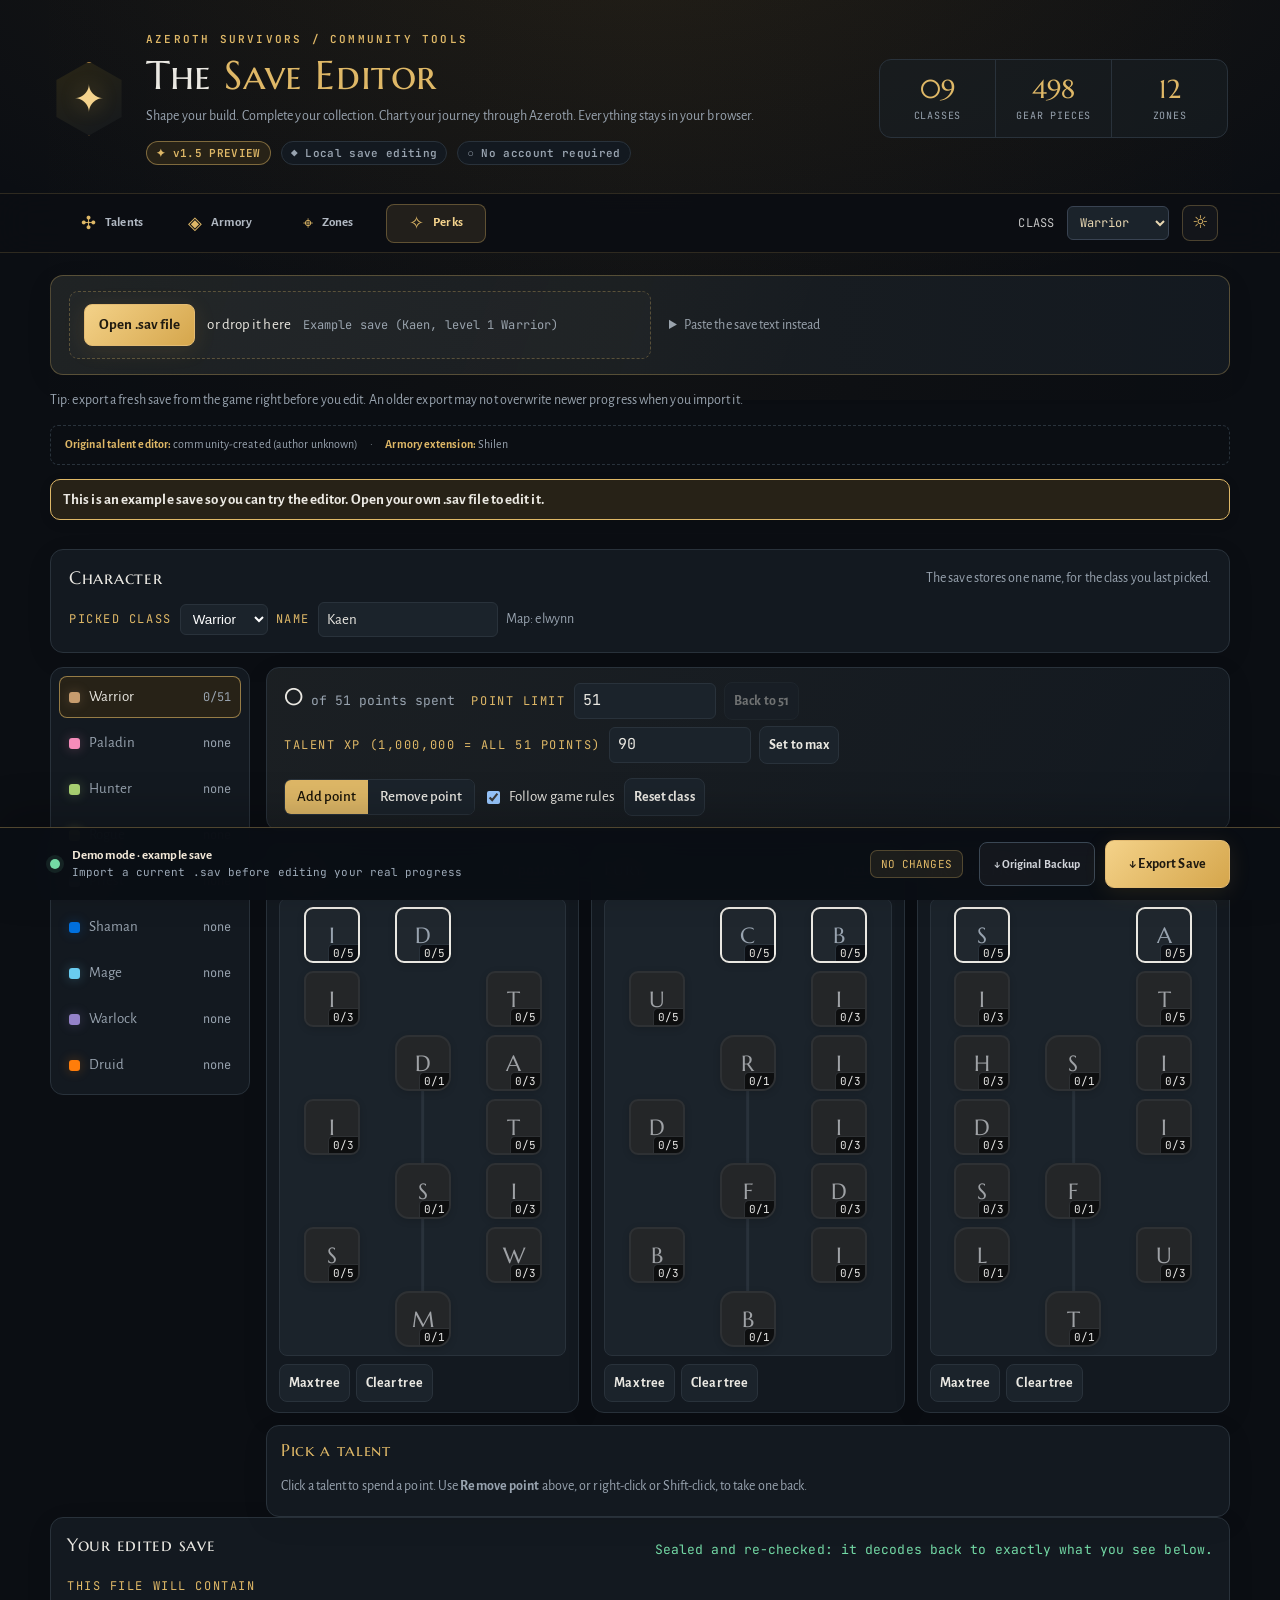
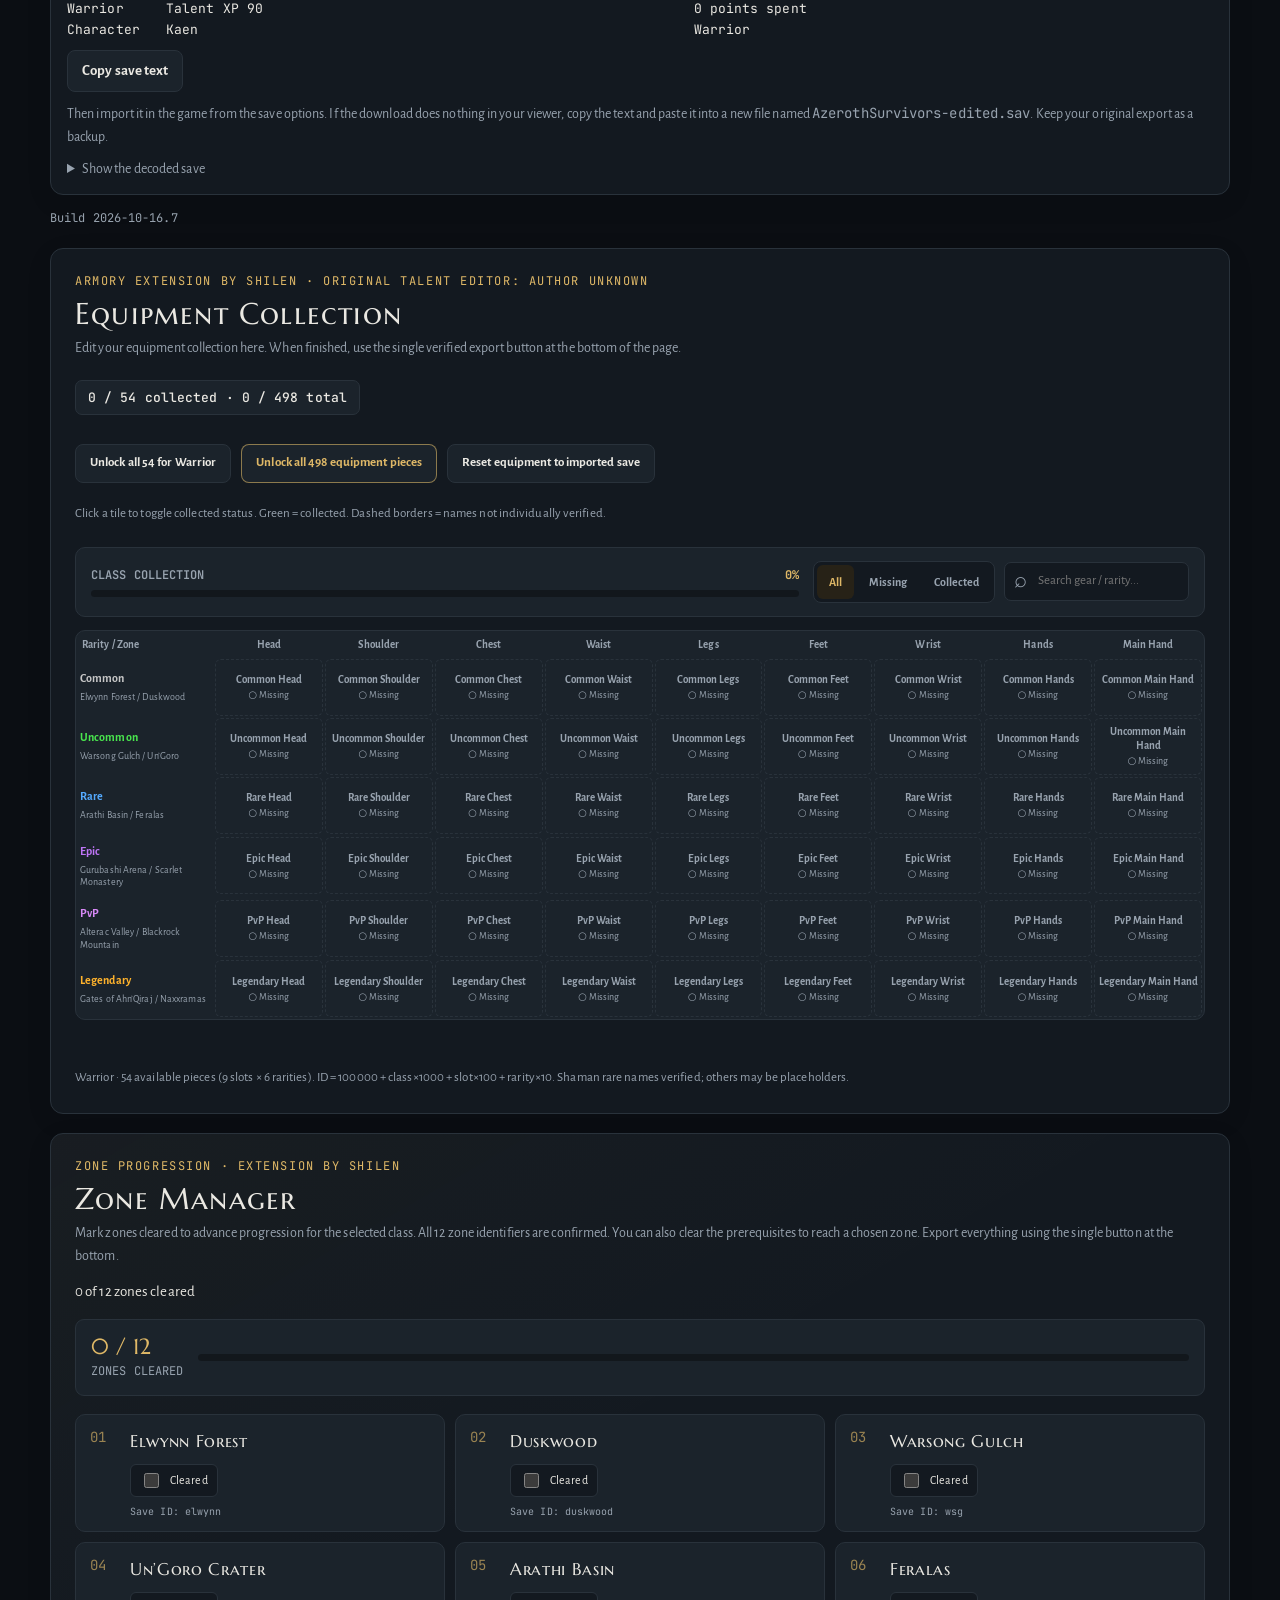
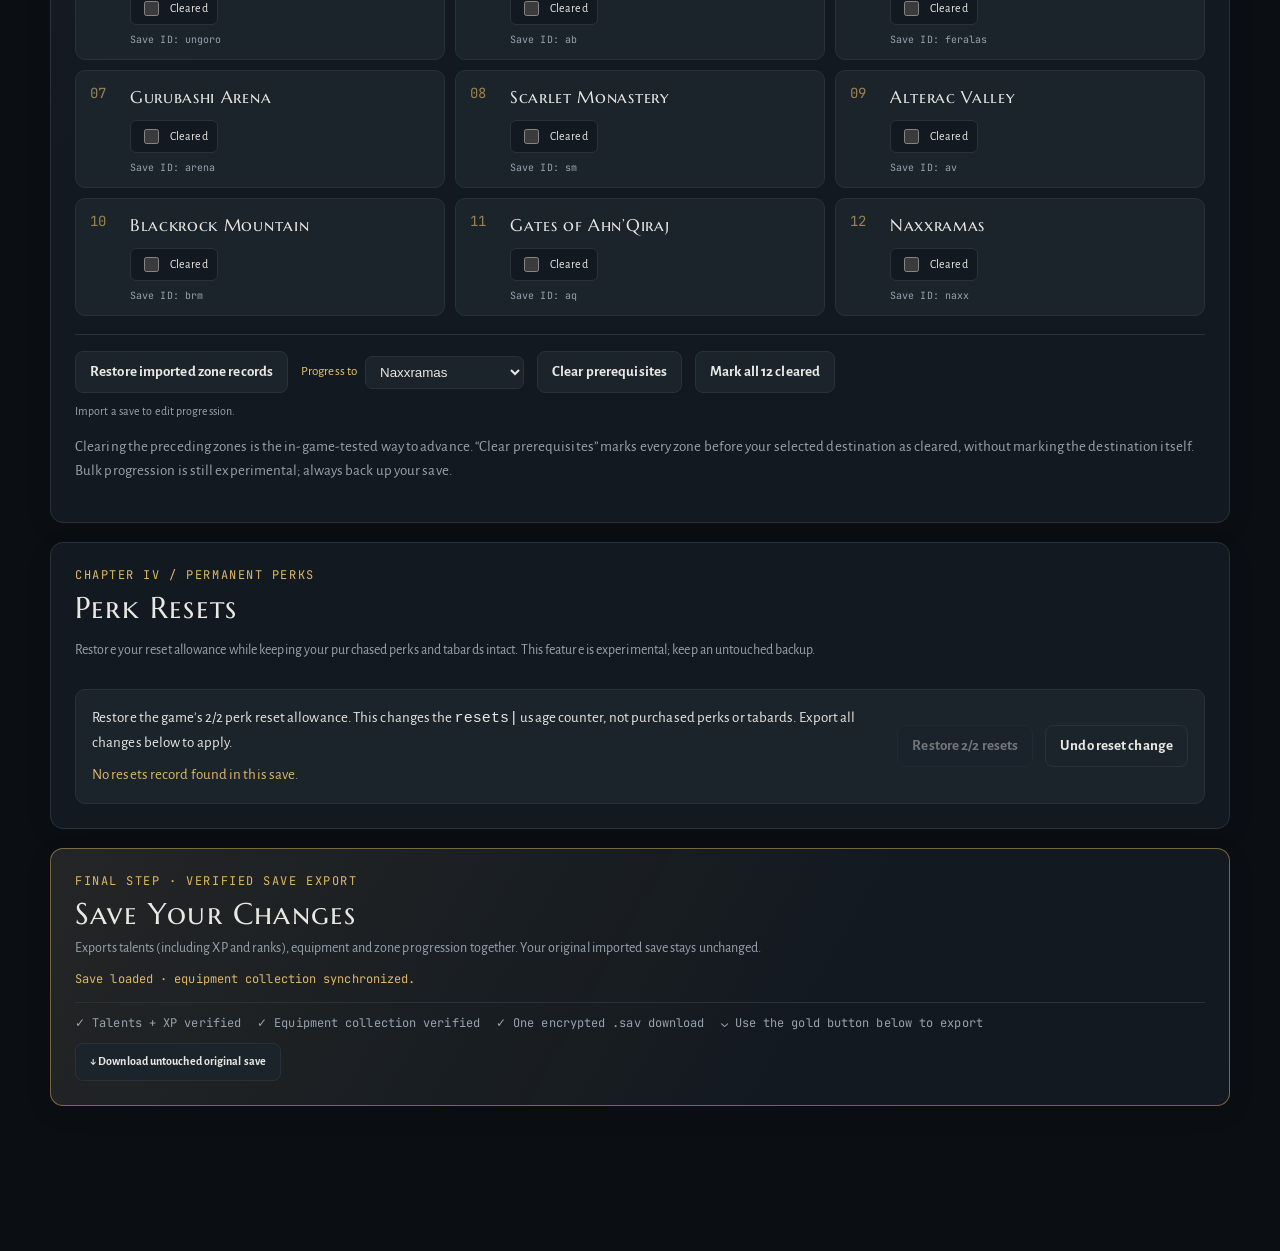
<file: v1.5-preview.html>
<!DOCTYPE html>
<html lang="en" data-theme="dark">
<head>
<meta charset="utf-8">
<meta name="viewport" content="width=device-width, initial-scale=1">
<title>Azeroth Survivors Save Editor v1.5 — Preview | Shilen</title>
<meta name="description" content="Azeroth Survivors Save Editor v1.5: edit talent trees, collect 498 equipment pieces, manage zone progress and perk resets. Runs locally in your browser.">
<meta name="theme-color" content="#0d1118">
<link rel="preconnect" href="https://fonts.googleapis.com">
<link rel="stylesheet" href="https://fonts.googleapis.com/css2?family=Marcellus+SC&family=Alegreya+Sans:wght@400;500;700&family=JetBrains+Mono:wght@400;500&display=swap">
<style>:root{--bg:#e9ebef;--panel:#f7f8fa;--panel2:#eceef2;--line:#cfd3db;--fg:#1b1e24;--mute:#5d6472;--accent:#8a5a0c;--accent-ink:#ffffff;--accent-soft:#f0e2c4;--good:#1f7a4a;--bad:#b3341f;--tile:#d9dce3;--display:"Marcellus SC","Trajan Pro",Georgia,serif;--body:"Alegreya Sans","Segoe UI",system-ui,sans-serif;--mono:"JetBrains Mono",ui-monospace,Consolas,monospace}@media (prefers-color-scheme:dark){:root:not([data-theme=light]){--bg:#0c0e11;--panel:#14171c;--panel2:#1a1e25;--line:#2b313b;--fg:#e8e4da;--mute:#8d94a1;--accent:#e0ac4a;--accent-ink:#1a1204;--accent-soft:#2b2312;--good:#6fcf97;--bad:#ff8a73;--tile:#222831;color-scheme:dark}}:root[data-theme=dark]{--bg:#0c0e11;--panel:#14171c;--panel2:#1a1e25;--line:#2b313b;--fg:#e8e4da;--mute:#8d94a1;--accent:#e0ac4a;--accent-ink:#1a1204;--accent-soft:#2b2312;--good:#6fcf97;--bad:#ff8a73;--tile:#222831;color-scheme:dark}*{box-sizing:border-box}body{background:var(--bg);color:var(--fg);font:16px/1.45 var(--body);padding-block:20px 48px;padding-left:max(16px,env(safe-area-inset-left,0px));padding-right:max(16px,env(safe-area-inset-right,0px))}.wrap{max-width:1180px;margin:0 auto;display:grid;gap:16px}h1,h2,h3{font-family:var(--display);font-weight:400;letter-spacing:.04em;margin:0;text-wrap:balance}h1{font-size:clamp(26px,4vw,38px);color:var(--accent)}h2{font-size:18px}.sub{color:var(--mute);margin:4px 0 0;max-width:62ch}button,input,textarea{font:inherit;color:inherit}button{cursor:pointer}:focus-visible{outline:2px solid var(--accent);outline-offset:2px}.btn{background:var(--panel2);border:1px solid var(--line);border-radius:6px;padding:7px 12px;font-weight:500}.btn:hover{border-color:var(--accent)}.btn.primary{background:var(--accent);color:var(--accent-ink);border-color:var(--accent)}.btn.small{padding:4px 9px;font-size:14px}.btn[disabled]{opacity:.45;cursor:not-allowed}.panel{background:var(--panel);border:1px solid var(--line);border-radius:10px}.head{display:flex;flex-wrap:wrap;gap:12px 20px;align-items:flex-end;justify-content:space-between}.tag{font:12px var(--mono);color:var(--mute);letter-spacing:.06em;text-transform:uppercase}.load{padding:14px 16px;display:flex;flex-wrap:wrap;gap:12px;align-items:center}.drop{flex:1 1 320px;min-width:0;border:1.5px dashed var(--line);border-radius:8px;padding:12px 14px;display:flex;gap:12px;align-items:center;flex-wrap:wrap}.drop.over{border-color:var(--accent);background:var(--accent-soft)}.drop b{font-weight:700}.file-name{font:13px var(--mono);color:var(--mute);overflow-wrap:anywhere}#msg{position:sticky;top:8px;z-index:10}.notice{padding:9px 12px;border-radius:8px;border:1px solid var(--line);background:var(--panel2);font-size:15px}.notice.warn{border-color:var(--accent);background:var(--accent-soft)}.notice.err{border-color:var(--bad);color:var(--bad)}details.paste summary{cursor:pointer;color:var(--mute);font-size:14px}textarea.mono{width:100%;min-height:90px;background:var(--panel2);border:1px solid var(--line);border-radius:8px;padding:8px;font:12px/1.4 var(--mono);resize:vertical}.editor{display:grid;grid-template-columns:200px minmax(0,1fr);gap:16px;align-items:start}.rail{padding:8px;display:grid;gap:4px;position:sticky;top:12px}.cls{display:flex;align-items:center;gap:9px;width:100%;text-align:left;background:0 0;border:1px solid transparent;border-radius:7px;padding:8px 9px}.cls:hover{background:var(--panel2)}.cls[aria-pressed=true]{background:var(--panel2);border-color:var(--accent)}.cls i{width:11px;height:11px;border-radius:3px;flex:none;background:var(--c)}.cls .n{flex:1;min-width:0}.cls .pts{font:12px var(--mono);color:var(--mute)}.cls.absent .n{color:var(--mute)}.main{display:grid;gap:12px;min-width:0}.bar{padding:12px 14px;display:flex;flex-wrap:wrap;gap:10px 18px;align-items:center;justify-content:space-between}.bar .l{display:flex;flex-wrap:wrap;gap:6px 16px;align-items:baseline}.spent{font:500 24px var(--display);letter-spacing:.03em}.spent small{font:13px var(--mono);color:var(--mute);letter-spacing:0}.xp{display:flex;gap:8px;align-items:center}.xp input[type=number]{width:9.5em;background:var(--panel2);border:1px solid var(--line);border-radius:6px;padding:6px 8px;font-family:var(--mono);font-variant-numeric:tabular-nums}.ctl{display:flex;flex-wrap:wrap;gap:8px;align-items:center}.seg{display:inline-flex;border:1px solid var(--line);border-radius:7px;overflow:hidden}.seg button{border:0;border-radius:0;background:var(--panel2);padding:6px 12px;font-weight:500}.seg button[aria-pressed=true]{background:var(--accent);color:var(--accent-ink)}label.chk{display:inline-flex;gap:6px;align-items:center;font-size:15px}.trees{display:grid;grid-template-columns:repeat(3,minmax(0,1fr));gap:12px}.tree{padding:12px 12px 10px;min-width:0}.tree header{display:flex;justify-content:space-between;align-items:baseline;gap:8px;margin-bottom:8px}.tree header .p{font:13px var(--mono);color:var(--mute)}.grid{position:relative;display:grid;grid-template-columns:repeat(3,1fr);grid-template-rows:repeat(7,minmax(64px,1fr));justify-items:center;align-items:center;background:var(--panel2);border:1px solid var(--line);border-radius:8px;padding:4px 6px}.grid svg{position:absolute;inset:0;width:100%;height:100%;pointer-events:none}.grid svg line{stroke:var(--line);stroke-width:3;vector-effect:non-scaling-stroke}.grid svg line.on{stroke:var(--good)}.t{position:relative;width:min(100%,56px);aspect-ratio:1;border-radius:9px;border:2px solid var(--line);background:var(--tile);padding:0;overflow:hidden;display:grid;place-items:center}.t img{width:100%;height:100%;display:block;object-fit:cover;opacity:.55}.t .ch{position:absolute;inset:0;display:grid;place-items:center;font:500 22px var(--display);color:var(--mute)}.t .rk{position:absolute;right:0;bottom:0;background:var(--bg);color:var(--fg);font:11px var(--mono);padding:1px 4px;border-top-left-radius:5px;border-top:1px solid var(--line);border-left:1px solid var(--line)}.t.open{border-color:var(--fg)}.t.open img{opacity:1}.t.part{border-color:var(--good)}.t.part img{opacity:1}.t.part .rk{color:var(--good)}.t.full{border-color:var(--accent)}.t.full img{opacity:1}.t.full .rk{color:var(--accent)}.t.lock{filter:saturate(.3)}.t.mile{border-radius:14px}.t.sel{outline:2px solid var(--accent);outline-offset:2px}.t:hover{transform:translateY(-1px)}.tree .acts{display:flex;gap:6px;margin-top:8px}.detail{padding:12px 14px;min-height:92px;display:grid;gap:2px}.detail h3{font-size:17px;color:var(--accent)}.detail .m{font:12px var(--mono);color:var(--mute)}.detail .need{color:var(--bad);font-size:14px}.detail p{margin:2px 0 0;max-width:80ch}.out{padding:14px 16px;display:grid;gap:10px}.out .row{display:flex;flex-wrap:wrap;gap:8px;align-items:center}.ver{font:13px var(--mono);color:var(--good)}.ver.bad{color:var(--bad)}.hint{color:var(--mute);font-size:14px;margin:0}pre.plain{margin:0;max-height:220px;overflow:auto;background:var(--panel2);border:1px solid var(--line);border-radius:8px;padding:10px;font:12px/1.5 var(--mono);white-space:pre}.empty{padding:28px 16px;text-align:center;color:var(--mute)}@media (max-width:900px){.editor{grid-template-columns:minmax(0,1fr)}.rail{position:static;grid-template-columns:repeat(3,minmax(0,1fr))}.trees{grid-template-columns:minmax(0,1fr)}.grid{max-width:420px;margin:0 auto}}@media (max-width:520px){.rail{grid-template-columns:repeat(2,minmax(0,1fr))}}@media (prefers-reduced-motion:reduce){.t:hover{transform:none}}.srow{display:grid;grid-template-columns:7em 1fr 1fr;gap:8px;font:13px var(--mono);padding:2px 0}.out input[type=text],.out select{background:var(--panel2);border:1px solid var(--line);border-radius:6px;padding:6px 8px}.out input[type=text]{width:12em}</style>
</head>
<body>
<div class="wrap"><div class="head"><div><div class="tag">Azeroth Survivors · Offline Save Utility</div><h1>Survivors Save Editor</h1><p class="sub">Edit talents in the original tree view and unlock equipment below. Both changes can be exported together. Everything runs locally in your browser.</p></div></div><section class="panel load" aria-label="Open a save"><div class="drop" id="drop"><input type="file" id="file" accept=".sav,.txt,text/plain" hidden><button class="btn primary" id="pick" type="button">Open .sav file</button><span>or drop it here</span><span class="file-name" id="fname"></span></div><details class="paste" style="flex:1 1 280px;min-width:0"><summary>Paste the save text instead</summary><textarea class="mono" id="paste" placeholder="RSE1:…" spellcheck="false"></textarea><button class="btn small" id="usePaste" type="button" style="margin-top:6px">Load pasted text</button></details></section><p class="hint" style="margin:0">Tip: export a fresh save from the game right before you edit. An older export may not overwrite newer progress when you import it.</p><div class="editor-credits" aria-label="Editor credits"><span><strong>Original talent editor:</strong> community-created (author unknown)</span><span class="credits-sep" aria-hidden="true">·</span><span><strong>Armory extension:</strong> Shilen</span></div><div id="msg" role="status"></div><section class="panel out" id="char" aria-label="Character"></section><div id="app"></div><p class="hint" style="margin:0;font-family:var(--mono);font-size:12px">Build <span id="build"></span></p></div><script>const _0x17f9ca=_0x1974;(function(_0x55c301,_0xd209da){const _0x425409=_0x1974,_0x2945e2=_0x55c301();while(!![]){try{const _0xf15ac=parseInt(_0x425409(0x451,'cZDT'))/0x1+-parseInt(_0x425409(0x222,'RJpd'))/0x2+parseInt(_0x425409(0x269,'BP5J'))/0x3*(-parseInt(_0x425409(0x270,'rW!1'))/0x4)+parseInt(_0x425409(0x475,'rO%*'))/0x5+-parseInt(_0x425409(0x2c6,'nI%N'))/0x6+-parseInt(_0x425409(0x2a2,'BP5J'))/0x7+parseInt(_0x425409(0x249,'#1xg'))/0x8*(parseInt(_0x425409(0x2e7,'d5Tt'))/0x9);if(_0xf15ac===_0xd209da)break;else _0x2945e2['push'](_0x2945e2['shift']());}catch(_0x20805d){_0x2945e2['push'](_0x2945e2['shift']());}}}(_0x3aec,0x87ec6));const A=JSON[_0x17f9ca(0x3c6,'cZDT')]((function(){const _0x1b3589=_0x17f9ca;var _0x402bdc,_0x229973=atob(_0x1b3589(0x480,'xSNF')),_0x228b6a=new Uint8Array(_0x229973[_0x1b3589(0x30e,'EFCi')]);for(_0x402bdc=0x0;_0x402bdc<_0x229973[_0x1b3589(0x213,'0Cy6')];_0x402bdc++)_0x228b6a[_0x402bdc]=_0x229973[_0x1b3589(0x431,'EFCi')](_0x402bdc)^_0x1b3589(0x29a,'i24B')[_0x1b3589(0x3b9,'cZDT')](_0x402bdc%0x14);return new TextDecoder()[_0x1b3589(0x2c1,')T#J')](_0x228b6a);}())),B=_0x17f9ca(0x42e,'qsBF');function Q(_0x5504d0){const _0x57334f=_0x17f9ca,_0x4e37a6=new Uint8Array(_0x5504d0[_0x57334f(0x3f4,'%Fqf')]/0x2);for(let _0x36447a=0x0;_0x36447a<_0x4e37a6[_0x57334f(0x2be,')T#J')];_0x36447a++)_0x4e37a6[_0x36447a]=parseInt(_0x5504d0[_0x57334f(0x29f,'wrwY')](0x2*_0x36447a,0x2),0x10);return _0x4e37a6;}const E=Q(B);function F(_0x15ff21){const _0x53e5f8=_0x17f9ca,_0x691683=_0x15ff21[_0x53e5f8(0x391,'cZDT')],_0x295553=_0x691683+0x9+0x3f>>0x6<<0x6,_0x37245c=new Uint8Array(_0x295553);_0x37245c[_0x53e5f8(0x225,'[Q1X')](_0x15ff21),_0x37245c[_0x691683]=0x80;const _0x2f9c8a=new DataView(_0x37245c[_0x53e5f8(0x425,'%Fqf')]);_0x2f9c8a[_0x53e5f8(0x29c,'OD75')](_0x295553-0x8,Math[_0x53e5f8(0x1cf,'d5Tt')](0x8*_0x691683/0x100000000)),_0x2f9c8a[_0x53e5f8(0x241,'XfbC')](_0x295553-0x4,0x8*_0x691683>>>0x0);const _0x53d746=(_0x38bb0a,_0x27ea26)=>_0x38bb0a<<_0x27ea26|_0x38bb0a>>>0x20-_0x27ea26;let _0x3c1497=[0x67452301,0xefcdab89,0x98badcfe,0x10325476,0xc3d2e1f0][_0x53e5f8(0x3cc,'*)cm')](_0x3bd8ca=>0x0|_0x3bd8ca);const _0x3a590c=new Int32Array(0x50);for(let _0x274044=0x0;_0x274044<_0x295553;_0x274044+=0x40){for(let _0x3b255a=0x0;_0x3b255a<0x10;_0x3b255a++)_0x3a590c[_0x3b255a]=_0x2f9c8a[_0x53e5f8(0x465,'f!SU')](_0x274044+0x4*_0x3b255a);for(let _0x5034d5=0x10;_0x5034d5<0x50;_0x5034d5++)_0x3a590c[_0x5034d5]=_0x53d746(_0x3a590c[_0x5034d5-0x3]^_0x3a590c[_0x5034d5-0x8]^_0x3a590c[_0x5034d5-0xe]^_0x3a590c[_0x5034d5-0x10],0x1);let _0x2c1a83=_0x3c1497[0x0],_0x3590e1=_0x3c1497[0x1],_0x2d0b14=_0x3c1497[0x2],_0x45849c=_0x3c1497[0x3],_0x48afa7=_0x3c1497[0x4];for(let _0xbff158=0x0;_0xbff158<0x50;_0xbff158++){let _0x2e7fb1,_0x599758;_0xbff158<0x14?(_0x2e7fb1=_0x3590e1&_0x2d0b14|~_0x3590e1&_0x45849c,_0x599758=0x5a827999):_0xbff158<0x28?(_0x2e7fb1=_0x3590e1^_0x2d0b14^_0x45849c,_0x599758=0x6ed9eba1):_0xbff158<0x3c?(_0x2e7fb1=_0x3590e1&_0x2d0b14|_0x3590e1&_0x45849c|_0x2d0b14&_0x45849c,_0x599758=-0x70e44324):(_0x2e7fb1=_0x3590e1^_0x2d0b14^_0x45849c,_0x599758=-0x359d3e2a);const _0x3c46b8=_0x53d746(_0x2c1a83,0x5)+_0x2e7fb1+_0x48afa7+_0x599758+_0x3a590c[_0xbff158]|0x0;_0x48afa7=_0x45849c,_0x45849c=_0x2d0b14,_0x2d0b14=_0x53d746(_0x3590e1,0x1e),_0x3590e1=_0x2c1a83,_0x2c1a83=_0x3c46b8;}_0x3c1497=[_0x3c1497[0x0]+_0x2c1a83|0x0,_0x3c1497[0x1]+_0x3590e1|0x0,_0x3c1497[0x2]+_0x2d0b14|0x0,_0x3c1497[0x3]+_0x45849c|0x0,_0x3c1497[0x4]+_0x48afa7|0x0];}const _0x5d9726=new Uint8Array(0x14),_0x310c3d=new DataView(_0x5d9726[_0x53e5f8(0x2af,'0Cy6')]);return _0x3c1497[_0x53e5f8(0x1d5,'BP5J')]((_0x1dc424,_0x12f6c5)=>_0x310c3d[_0x53e5f8(0x3d9,'CO]s')](0x4*_0x12f6c5,_0x1dc424)),_0x5d9726;}function U(..._0x32aed6){const _0x181ced=_0x17f9ca;let _0x39e289=0x0;for(const _0x153cd5 of _0x32aed6)_0x39e289+=_0x153cd5[_0x181ced(0x1fa,'XfbC')];const _0x5d6f22=new Uint8Array(_0x39e289);let _0x1b83bc=0x0;for(const _0x1b93dc of _0x32aed6)_0x5d6f22[_0x181ced(0x444,'fIBH')](_0x1b93dc,_0x1b83bc),_0x1b83bc+=_0x1b93dc[_0x181ced(0x2d3,'RJpd')];return _0x5d6f22;}function _0x1974(_0x51ce1f,_0x340c73){_0x51ce1f=_0x51ce1f-0x1c0;const _0x3aec9f=_0x3aec();let _0x1974e7=_0x3aec9f[_0x51ce1f];if(_0x1974['BNTIUE']===undefined){var _0x353ca5=function(_0x22b4f2){const _0x6f995a='abcdefghijklmnopqrstuvwxyzABCDEFGHIJKLMNOPQRSTUVWXYZ0123456789+/=';let _0x402bdc='',_0x229973='';for(let _0x228b6a=0x0,_0x5504d0,_0x4e37a6,_0x36447a=0x0;_0x4e37a6=_0x22b4f2['charAt'](_0x36447a++);~_0x4e37a6&&(_0x5504d0=_0x228b6a%0x4?_0x5504d0*0x40+_0x4e37a6:_0x4e37a6,_0x228b6a++%0x4)?_0x402bdc+=String['fromCharCode'](0xff&_0x5504d0>>(-0x2*_0x228b6a&0x6)):0x0){_0x4e37a6=_0x6f995a['indexOf'](_0x4e37a6);}for(let _0x15ff21=0x0,_0x691683=_0x402bdc['length'];_0x15ff21<_0x691683;_0x15ff21++){_0x229973+='%'+('00'+_0x402bdc['charCodeAt'](_0x15ff21)['toString'](0x10))['slice'](-0x2);}return decodeURIComponent(_0x229973);};const _0x18a020=function(_0x295553,_0x37245c){let _0x2f9c8a=[],_0x53d746=0x0,_0x3c1497,_0x3a590c='';_0x295553=_0x353ca5(_0x295553);let _0x5d9726;for(_0x5d9726=0x0;_0x5d9726<0x100;_0x5d9726++){_0x2f9c8a[_0x5d9726]=_0x5d9726;}for(_0x5d9726=0x0;_0x5d9726<0x100;_0x5d9726++){_0x53d746=(_0x53d746+_0x2f9c8a[_0x5d9726]+_0x37245c['charCodeAt'](_0x5d9726%_0x37245c['length']))%0x100,_0x3c1497=_0x2f9c8a[_0x5d9726],_0x2f9c8a[_0x5d9726]=_0x2f9c8a[_0x53d746],_0x2f9c8a[_0x53d746]=_0x3c1497;}_0x5d9726=0x0,_0x53d746=0x0;for(let _0x310c3d=0x0;_0x310c3d<_0x295553['length'];_0x310c3d++){_0x5d9726=(_0x5d9726+0x1)%0x100,_0x53d746=(_0x53d746+_0x2f9c8a[_0x5d9726])%0x100,_0x3c1497=_0x2f9c8a[_0x5d9726],_0x2f9c8a[_0x5d9726]=_0x2f9c8a[_0x53d746],_0x2f9c8a[_0x53d746]=_0x3c1497,_0x3a590c+=String['fromCharCode'](_0x295553['charCodeAt'](_0x310c3d)^_0x2f9c8a[(_0x2f9c8a[_0x5d9726]+_0x2f9c8a[_0x53d746])%0x100]);}return _0x3a590c;};_0x1974['eDYSML']=_0x18a020,_0x1974['ZGDUZb']={},_0x1974['BNTIUE']=!![];}const _0x49900d=_0x3aec9f[0x0];_0x1974['FbeJkM']!==_0x49900d&&(_0x1974['ZGDUZb']={},_0x1974['FbeJkM']=_0x49900d);const _0x277674=_0x1974['ZGDUZb'][_0x51ce1f];return _0x277674===undefined?(_0x1974['eCCgXU']===undefined&&(_0x1974['eCCgXU']=!![]),_0x1974e7=_0x1974['eDYSML'](_0x1974e7,_0x340c73),_0x1974['ZGDUZb'][_0x51ce1f]=_0x1974e7):_0x1974e7=_0x277674,_0x1974e7;}function R(_0x518e61){const _0x2add5a=_0x17f9ca,_0x27b5f9=new Uint8Array(0x40),_0x44dfed=new Uint8Array(0x40);for(let _0x45d269=0x0;_0x45d269<0x40;_0x45d269++){const _0x203eea=_0x45d269<E[_0x2add5a(0x1da,'IYEB')]?E[_0x45d269]:0x0;_0x27b5f9[_0x45d269]=0x36^_0x203eea,_0x44dfed[_0x45d269]=0x5c^_0x203eea;}return F(U(_0x44dfed,F(U(_0x27b5f9,_0x518e61))));}const g=_0x60614d=>{const _0x50fde0=_0x17f9ca,_0x353692=new Uint8Array(_0x60614d[_0x50fde0(0x37a,'fIBH')]);for(let _0x290f0a=0x0;_0x290f0a<_0x60614d[_0x50fde0(0x1da,'IYEB')];_0x290f0a++)_0x353692[_0x290f0a]=0xff&_0x60614d[_0x50fde0(0x3d0,'[Q1X')](_0x290f0a);return _0x353692;},D=_0x2b08b1=>{const _0x28ec4a=_0x17f9ca;let _0x339324='';for(let _0x196053=0x0;_0x196053<_0x2b08b1[_0x28ec4a(0x3f4,'%Fqf')];_0x196053+=0x2000)_0x339324+=String[_0x28ec4a(0x26e,'fIBH')][_0x28ec4a(0x244,'0Cy6')](null,_0x2b08b1[_0x28ec4a(0x3b6,'EFCi')](_0x196053,_0x196053+0x2000));return _0x339324;};function w(_0x59f04c){const _0x9030be=_0x17f9ca,_0x4ea5cd=new Uint8Array(0x8);let _0x586f26=_0x59f04c;for(let _0x487ef7=0x0;_0x487ef7<0x8;_0x487ef7++)_0x4ea5cd[_0x487ef7]=_0x586f26%0x100,_0x586f26=Math[_0x9030be(0x433,'BP5J')](_0x586f26/0x100);return _0x4ea5cd;}function _0x3aec(){const _0x17591a=['tdvxW5D2WOq','WRX6n8oaWORdQ1i','WPxcIXxcHCoNa8oclmkI','W60Xnmk+gq','cCkubG','lCkCeCkHymkRW4xdV8kDW47cGCk1W7JcVSoXW4GmimkvzW','gwJdMteSW7BdOHVcMxddTmoaW7NdSHi2AWXclCoT','W6jBWPZcJWNcSrZcMSkJW4G','WR4UpSo3','WO0oWOBdLbBdHge','ACogqG/dRq1T','WQ1UW4fQW7DR','Etnq','WQZdTmkCg33cNe0','W4RcRCkVWPr2WQHXW4hcPh4','W4ZcP8kcWP9uWRPjW4hcJ37dLh/cM8oz','WO07W5nBW6xcIq','DmkuW4FcS8kk','mw1bW5yfqmoq','qYvl','kmkdgmk2E8k6','AmogxG','WRRcGSoZW7vMrq','W6uGW4K','WOJdOb3cJbG','dqFcImoQsCo5xLFcMt7cJqRdGmkoWQGAWR9xfCoRW5BcUZ8Q','x8ohd00iW6RdRq','WQxcIt5uvMJdJIy7W53cLtxdUSoBDmk4','aa3dKmkOeW','W5VcVCk8','pCojsSoIcCkdWPjlWOfcW6NdVtm7dKtcISkJdq','uJfxW5TX','W7eNEa','W5BdJmouWPea','paJcGSoGvCoUgW','m2LF','WO7cU8k+WQjD','WQbMldm','W6ZdVSkAbh0','ftvlWQDSW5G','BIDqWPLtEq','WPldQb/cNdjR','W64yWPtcNsBcTfdcMSo/W4FcNmkeWQhdMW','xXKKW7/dH3NdR1/cQCkLW4i','cCo3W4RcSSkeWORdPmod','ysPCW4jTWPJdVetdQSkstCoLW4NcKSkJWOFcGICWmG','[base64]/dSMi5gYNcQIXxpY7dUvWSWQu9W6FdT3/dPJDiWP8AW4NdJSocWRjODYWHW5NdIqXnnGv6WP/dPvfrvSkKx8kBj0ldR2GuoXXNW6RcUCoYD8odWRaAWOyWW6VcNmoAA8oMsCkjnXVdUmoxW5LGWOxcKmk5vW5eyCooqftdRvygW7tdNCkvWRhcQapdGhLUcxFdIwBcJSoDW6S','WQpcSthcLSo9sW','kq/cH8oKrmoHdq','rCktwCkQvSkSWOvrWRK2W48','f8ohhSoZfCkpWOG','WOpdNCorWOCo','W63cLSo4W7f4','tGGMW67dMG','EwHeW4vlv8opW6JcPmk4WPjBW649aCoHWQzLW7ySeCopWPtcLmkMW6ZcUfZcVSkWW5JcImoXDrWPW4NcP1aJW4xcLmkRxWRdM8kuWOOGW5JdL0hcGSoCfSk4WRVcKKD3umkFjqnBeHFdPh/dRw40pCoQW6jogCouW7dcRdddGL/[base64]/ne1xW7BcV8oJW7C6WOFcGmk3e0PVWQ/dUmkyW7GOF8o3aHLXW5D6E2VcT2SlW5tcHCkAW4NcJbNdKSoMeuldUSklWOZdI8oEsCkWyNJdNSoFWP1IW5pcUSkaoG','qCoqW55AamkvW7ldU0FcTwzRuSootsG','umojemk6ECoHWPhcG8kmW5xcGCoIWRlcOSoMW5HwoSkBF8kkmgVcPCkMCMFcKSk9WRlcQSk8qSkyWPm/Fc5fWQlcJSoqW67dJSkMDSolutn0WQX+W5pdUmkTDmkveq','WRZcTfFcOL0','amkdgSk0E8k3','W700kG','WQixwq','WO0MWQFdNIWsW4bovIFcUmopWQ/dQmk/W7NdMCoRF8oHELlcM8oZWRDsWQH0WPX+u8kDlCkaWPn3W7u4e8omfLhcNNq','b8odeSoMjCkfWPjlWPCmW6K','WRVcQeFcVKLP','hHmfWR0QW5dcUmkAW5nKlSow','W48NrsJcICo+hSkyWRy','WQJcGaBcTmoNtCoE','vIzkc2PyW53cGCokW6JdTCku','i1vaWPJdNq','i2vbW4CorG','zqlcJCo5b8oUeM7cUM3dH0NdG8opWRqEWROebmo9WPpcQNi0e8kOmuldSLxcUh/dIG5oyW','zq8A','eSocdSoxemkpWPjlWR4lW67dPNyNdLS','tCoBW5rW','fmkDtG','AvxcLmoezq','W501wdpdP8kfsCkHWQRcN8ohvNf+','WORdOapcNHH5','WQJcVKu','WRXHk8kJcbf7mSkvW5FdUCkbW6XQWROyW6u7','usvBdxW','W7iKnSkWgqK','W4m1Fti','cCkggHPBWRW','WOOPythdQCkfv8k9','WRBcVLRcSfPV','cItdKSkKW53cGmk3','W5uHtIhcLW','dq7cJCo8b8oKds/cQhddMG7dI8opWRClWRPbumo8WPFcUtuQxmkVDfRdUuxdQIlcLWHCkCoylSogWRVdPvWjh21NfCo6vKdcJmk6WRFcI8kbFtzsW6OMkvxcKSkAvMXCWR46W6K7iMGmeCohd0PEW4iHtY3cOmoXda','wuvq','qHH/','W67cIX3cGSoNtmoADmoK','e8opWRJcJSoqz8kgW7uGWPhcUq','WRr7nCok','vdfv','WQ11i8oiWP3dVa','WR7cTepcUujOs8oT','ncXsWPK','WQldVCkag3NcIfW','q8obW4G','DInmWPLczq','wGGGW7VdMNJdMa','W6eZW4b1W6q7r8kKW6qCbmoHW7JcGW','s8kvvcJcGtvLWOeyW5OnWPhcPwxdLgRdHmkDwWXVWOzjACo7ca0UyqTSnCopCx5qq2pdQHBdHJ7cRW1cD8kEcmo9WOrNWQlcT8klb8oHomk2vGXKW4NcTmkrFSkDBSo4W5qDWQCqW7ydcGa9WONdNx55kCoooYK','WRNcUJpcLSoSD8o9D20','lrtcGCoQACoSe2O','W6jBWPZcJWNcSrZcJCoYWPNdGSok','WQxcGmo0W6iRq8ovEchdQqPjns/cVcevWQS','udjkhNztWOu','W7xcGCoZW7n/sa','WQdcJHNcLa','wJzmWQX9','WRPHiW','WRuxw8kwW5L+','WRP7icSorCkwW55wmSkpWPmCW4q','rJldGW','mw1b','WOxcSMK','rYzChNDeWPdcKq','WQastCk0W4PVieXrWQHtWRhcG0z1Fa','bmoFWRi','W70PoCkLlG4IDCoLWOe','omotuXddUaS','rcjyW5DTWPRdSwu','wmoddW','WRNcRKy','FmkCW53cT8kkf8ow','WQpcPdhcMSoQ','lGFcLSoH','qXXPsmo7WRC','taWL','umoDW5L0','WQdcOs7cMW','BfBcG8oGDLhcTa','W64GkSkKca','s8kqxSkNvCoFW4LLWPmLW5hdTMO','umoadmo0u8oCW4u','rIVdGG','EYjg','A8krW4dcTCkC','WQldUCkd','W5RcVCkKW7i','hmkpf8k4','WPRcS8kOWRfE','W7RcJmo8W6zit8oDFbpdRG','WPPMwdVcNmki','WQmuWPq','W601yZldQmklrmkGW5NcGSogh311rbWeW6FdSay7e3SHWOycvmkFcSkCW5vgW6tdPMFdVSo1WOKQzmkmWP4UW6Dw','AcnsWPjxBSkA','usBdNq','W4eRWRRdIrddOG','a8kquq','uYvB','AmogrIRdOHO7xW','aapdI8kTba','v8kbuJFdJYj6W4ayW5LvW53cUtdcLw3cI8ocyWG4W4LgFSoZcfyYBqnPnCocCJ9awd/cUG/dLwJdTemoESkva8o0WOGHWR7cQSkwuCoQpmk0eqXUW5BdTCkmySkaiSoTW5GFWQvAW4LmbGOGW53cNYS7jmotCtH7WOtdMmkzWP0/W7ZcHmoNWQqehSo1WPpcOdJcKXZcNeHOe1KZr3VcOSkXWRfsfZK4W4rhv8ohWRLWqsfiW4KsWP7cLYT+WQT6WR/cOYhcVmoBpMfBWPGrWRNdHJ1xwCouA8oRDmkW','ha3dK8kM','DaiDW44','zIJdHg92W6RdVWtcJd7cP8ogW7tdV0eXpKDbl8kGW6y+W5dcOG','qZfj','W63cHCoVW7nUva','amodc8o+a8ko','WQ7cULG','W4q7za','WQ3cGbG','W7BdNwGNdtZcKh9gWOldIhy','rvzzW64','W5O2Ft/dOq','W4j9WQldHs5FWQTdsZK','rcpdLuzKWQ/dVX/cThFcP8oxW7ddVqq3','zWqs','mfjmWPuDWQqdW7BcOa3cICo3W5e','sJxcMa','wCohdumv','WPxcIXxcHCoNa8octa','FWRcKmk0','WRhdTSkf','eJvC','WR5OktGfx8kr','jhXDW5yfumoGW6hcVSkNW4S','WQJcIdr2vgu','DCkCW5e','n8kcfCkNBSoYW5NcKCok','eqddJq','W5S1yW','WQtcTs/cLmo7sW','rSoBW4HAf8ktW7q','v8kcwdldHdv9WOup','WRP8nJu','WOv9ltGzc8kwW7TFmCkaWPidWPa+ucJcIdiWWPdcUeJcR8kdWPFdGeuOW5JcKmoQoJO','WRBcUY/cTSo/xmob','cZ9s','W5VcQCk+','i0JdOmk9r0NcMCkabmo7pva/f8ofAmkhk8oDtK9FgcLfACo9kdbdkvTQaCkAW7xdVWxdPSkxWPPIpSk6WPiPt8k9W6XkWODyW5mKcZRdPmk8WPC2aaFdJ2PuereMvJbaWR9KtmkcW4jocfK','dSoeWRdcJ8oN','WQZdTmkAc3m','W4b8WQBdHsn/WPLgwJldRmodWRe','W7dcNrPZg3NcN8kwa8oOpmokWOZdIYxdT0VcHMGfirBcMmkipvdcQYuBkqBcMmo9WRmrmLqHz0FdI8oSW4NdPs/cOSkVW6j/h3NcQemse8oUWPm','eSkFssZdIdn6','w8kfWQtcK8oLnG','sCkeaepcNJy','WQiAwG','WOBcSNDq','gmkhwcW','W67dLK0','W4WMqIm','f2LCW4ycrSogW7RdTW','r8oddu8sW7y','AuZcGW','W5q5W4rUW7e5vSoaW7iBe8oXWRtdN8oPW5lcGSo0WOVdSeRcMCoxWOxcMmo/W6KdW71zaWytzXpdQG','pKrlWP0','smokcKSn','E8kCW5K','W43cJmo4WRrSqCouFhxdQrCelctdUsLEW7GIkCkFgdZdQCorWPDZWQlcTI9MDev5W6BcL8kAWOtcVMT8ECoueCoNhmkevmoYW79Pm8kpWQtdOCkhw0jjwmodW7DVWP5CW77cGeKxuSo1kmkDWQZcNXrTWPPKWPtdN8oWA1VdO3G2AezvWRZdNq7cMJu4WO/dTM/dUCkurW','EuZcKW','x8ohd00iW6RdOG','sIZcG8kJWO4','W6eOW4zOW680xSkf','W6ZcGbzXfsBdNmktgCoTp8ouWP7dNZ/dPKJdIcOhp1xdLCohzbVcV3ewzrFcMCoNW6nsla89E0RdHSkNW4VdPYFcP8k/W70XhYRcRf8maSoXWO9xW77dPmksWOpcQ8onWOxdML3dJru','yCoPW67dUCk/WOlcRG','cSofWQtcNW','WQVcGvNcPmov','fapdJmkgaCoHW4a','W54VWRe','WOJcU8kIWQ5lxq','usBdNwz8WR7dOG','FIDwWP9fAmkl','W5pdGCorWOCa','dJfxWQ4','WQBcMdX3rx8','AaqDW44','kWFcISoKva','cCkgefWFW7ldUZu9W4n0dCog','uJvpW59PWONdM3xdTCkfwmo4W6RcR8kD','W5iMzYlcJmotomkwWPSgW5m','DSoZW7NdJSkNWRlcO8kjhCk2yKLS','WOhcUMzv','bmogWQNcMCo4','WO7dUCo5WPebW64sWPBdQMZcKsldG8kgWQ5DWPJcQgZdR8oWWOtcK8kQWPL/WQG9W6BdGrJcJ8kQeGSTW5XZdfrWDueXWR/cGSk/C8k2W7ldVSkVWRddU0nfW41eW4Hjs8k/jItcL8ojhmkkW4xdVIuxerFdPhSLF0uIdSktxmop','gmkghKxcNG','rmooW4hdVCkDWO3cOG','vZTFduzzWPxcJCoLW6W','WQRdRSkwgMe','W482EZpdTG','rmoAWQZcM8o6zG','WO3dRrJcMHG','WQdcNZvH','AGOtW4a','WQmoWOO','WQxcL8oTW7vLamoADtpdQurwEtJcSMCj','W5iOwsRcNSoc','wSocW5/dTmkZWOG','EfJcN8ooza','fmkqtq','fmkzxdddHJm','WQJcMaDKsh/cHW','jmkWWQxdN8k9WOFdTG','W4ZcQCk8WPDsWQ8','tqu9W7NdJa','WRmxr8kAW48','h8kdaa','WOpcSMTvW70','gmkueCk2','W6uMwYtcNSosza','WRZcVtpcLSoT','E1JcPCoRq8kTdMdcOhdcJLFcNmomWQ8pWQjlhSkXW4RcRsv+w8kVoGpdOKNcUItdI0qEkmoEi8kjWQhcRXLng31Vtmo4sWRdICoiW6xcNCkAp20DW74MyfVdImkebcDCWQWPWQ1GAq','hSkjaW','osrxWPDAAq','ctlcI8kUWO7cLW','WRHSnteksmkh','uGa6W7/dPNS','nq/cISoQva','WQuvWP4','WQ12yCoIvvCFz8oCWRlcVCkY','WOxcTN1kW43cGuRdImo4jCk3','hSojdSo3','fCopbSo3fq','tCovW4O','W5mJWQBdIG','WRpcUdlcGmo7tmoD','WQFcGtvIrx7dLa','vCozW5tdSmkiWOVcGSkvcfRcUIfw','W4RcP8k5','WOaAWPJcLWXdW50OkmoBpmkUpmo3','WQlcTtpcMmoT','WPVcT1JdTW','omkjW4JcUSkChmowbtur','W5bTWQFdSIXjWPjECZJdQ8oyWQBdP8kPW7G','sXHZtSo8WROR','xXbKra','chXrd3fFWP7cHSkA','W4eVWRddMJBdUvC2zCkQgq','DmoCW5nSvSkzW6/cR2xcS2e/vSoocaHbWR7cVq4NW5WbW4fXW6XmWOrhW5yRiSknW7BcO0r5D8krWQ8iW5pdVSkaWRhdQcvmieBcGJ9RW6ldQgZcOSonW4ODB8kQhG','rZvnW7LSWPJcPYu','bSkewcZdMavSWOWoW4PeW5ZcVW','cGpcImoQrmo5xM7cP3RdMGJdNmoEWQnBWQjmfCkVWOlcQIH+d8kImu/dUuFdPa','b8ohbSo3cmkEWO8','g8oud8o0','W47dJmovWOe','vCovW5NcJCoK','bmogWQhcICoGrmkbW7iX','WORdPaNcJrX/W5VdVG','WQ7cUKBcSeTZ','suviW6LHWOpcLq','AZnhWOXpxSkAd8oBEWBdVt8cnSkP','W70TsJNcMSkBpSki','e8olWQW','w8kfWRpcISoYzSowWR1QWP3cUcD0WPrFdG','WPOTqJVdM8ovjSk0WOKgWOVcSY/cHvnLW4CAW6y','WOq4W7pcJMmyW4LyzYJdKmoUWQi','mWNcJCoH','W5ddHmoBWO8z','ECkzW43cK8kpf8omuseOWRFcTSoUWOdcUSoF','rCojdu0','fCofWRxcLmo3','WRn7omob','bG3dKG','nHtcGmoQvq','b2FdItiVW6G','WQddTSkFb3NcIW','[base64]/dMwaEmXxdSSowAmkfECo3WP3dPSosWOlcImkhWPjbWRFcOJhdQCkycSkFtSo9WRz3WPXeAf5qxdddGmouWPP2umkFrmonWQBdJ8ovWOJdV3CvfumoW53cMqRdMmorW4DrWQ/cK8kDWPv8WQ7cMCojWQXVW6JcUmoceSk3C13cUCohxwCRzHKQW6JdRKaYW4FdSmo0W6FdPSoICg92gmo/x1ldLwJcPCkXW5RcNYRdMCkZW4pdPZ7cKtZcSSo6WOXjW5dcISk5g8oliH/[base64]/[base64]/WQhcTtydtCooxt/cN8k9hgSrAmkNW4pcVSo9WPWzEmoKWP/dV8oLWQhdJCoAj8koWRf1DWpdJLGeWO3cP8keW7i5W5ldOZ8bW4BdNNpdMZ1vis9rzCoEgmodle7dSCoPWRNcUmoYW6lcRvy7WOKHW4ddPmk5WRj+W53dQqNcHSooWR/dTCofWONcLCkGWQxcGxNdKmk+xX01W6ZcQCoXAM1YvdLpeMRcII/cRmkmB8kSW53dQ8kvWOmBW6u+rI7cISklWRrcWRNcRN/cLwBdLSo5ECkAAZdcLCk+ESoAWQThW5FcUMicW4Ojv8kmwMuGWOJcQf8PaSonrKJcLepcQhVcSmoJn8kBamk+WOHmWP/[base64]/dSSkOENRdTmkVoZJdRHtcN2i4zLRcIwWGzt9op8oaWOPYWR9Md8kVWQRdGCowwYjmz3BcOSkktCkLFCoadJb8W5VcOSksWOvDWQShW7S8WO/[base64]/WQ4SytOEWQ7dVCkDW5ZdLmkAeCkIW7lcLNb+W68/[base64]/vG86gCkRWR59W4BcV8kyWQVcH0ZdOmk1mmomW6ZdUSoml8oaqvLNWOxdIKGHogmVgXdcI8klvZaNWRNdJ8kHW5Wzl0zpWRD/[base64]/dIb3cJMZcJsZcKSkyWOjzAu3cJYddPCkQW5LMv8kgWOj1W4zPvc9MktpdVYpcN2VcI1BcUNm3WPxdKYxdPmkoWRBcHmkDW4v8ESkbgmknWQ3cLYHPWPtcLdhdLt3dMXukWPtcNIOhmXKRWRexsYRdG0rTr8kQagBdS1xcKd7dUYfNWOZdGaXlj8oLWOW2W4vnWPKvW7/[base64]/cGhS9haexgZaIWOxdNCoKb8k3ywmxW6uaW7FdRXNcUCkuW4fTA8oFrSoFfrrpfSkEBJhcSaBdN13dNmkCqSkvbLfbWRJdKK8XWPddSZzGW7fSs1S3fCkXcmo7cCkGoqtdLCo0W7pcQJ/dGh/[base64]/dTWFdP8kMsSkXW79ncmo4wX3dJmo3FCo3lNNcTYy3f8kQfmozWRrEWP5HkanXWR/dSLrejWNdTuDAWQy3W7NdNc0FomozWQPPzLKvtvusWORcKqCDqSocu8o2fq7cLCo6W51BFSk1W7RdHveJWPhdVN9JW7lcRfGlEmknW6GJW4FdV2JcGmo4WOOuWP/dRCo1W7BdN8odW4eCW4zkW6BdK2aCW5RdTwBdOmoYW64Nzmk3hmooWQ5ybG7cVSouWPfdBc1rW7PIz8knbmkWWPZdMaTfW5RcQSoFW4xdOvlcMCk+uSkmWQZcMmoQWQlcNLfIFdPGjq7dHxBdTttdSrjxw2q+lv/dSmoze8kNkSkxy8kpW5fkW4RcOSkpWQKWW4lcRKPQWPFcVZW4WPWFAw97vg10r8kvaYeAW7pdHSkHqmoiyHHrhmo/lvP6ySk8Dt3cTCkGpxztWQ8FWPBdKgr3hmorpHblxt9JoCkKACoGW7pcS8obWOXUWQ0TWQSeW7NcIx7cISo+WRHWlg9MzmoSW6zeW5nXWOf1r8oSxK3dTNrJgCkkW6noWOdcPLGwyZmcjCosvqlcG3DRjCkuW6FcTmo9gCoeW5P0g8o0W7SRW71/W6PrwSkiW5VcNSkdWPlcLSo5WPjIW7ldU8kwW5XllSk8pfvfBmkeWQddLSoLihKelseBWOeUWP3dHqCAbJWSwbhcJ2faWQ/[base64]/etJdOaxdKmoKW77cN2WRe1RdUL/dJmkWW51JWPBcHCoNWQdcOelcVY3cPSoMWRP9W7/cMcTPjtLwfX4XW70aW4JdSSkbkabjWOG8kxRcUtCHW6xdOCkypHdcLYz+hs4BWR3cIL3cVMqFEmkHWP3cUZhcH8k/kIxcNCoOW7TtwKulumouWRD2bxqOvG/dMM7dISkfW67cMHVcN0JdTxPQWOjoWO4aeCoAW65oi8krDvNdRqOYlCkHW4pcGgaric4wfwjUW6dcN8k6WRLtWPJcObCwW5HZW6rRWPhdPwzWiMujWQHyhCkwu8kLWQCcW6yhWRXLW5PUumkkufGPWRpdOZ5fWPddUmo5amkUyNCiWR/[base64]/cHSo0W5iZWQ7dO8ootCo/W6RcT2yIWQFdOSoAvSkCvCoWheuuWODSWQ/cRCkMW63dLXKCdSkJW6XAW4CVaxNcOaBcHmoVuCkTWRpdRmoqAG5py8kDdZNcHd4ZW5OeWObcW7qMWOFdQmkvisyWW6VcUfX5wvtdGJzPW5RcPb/[base64]/rL12wLbSWO0XvCoHCLT8tx4aW6FcTCoksSoXW6VcQXWrW4hcImkvyCo/WQtcNZZcOSompmkcqCouFNi7W4dcHs3cU8oUW57dSCoJdmkDsKBcTmoZkctcU8oskSoVWOFdNSo6WOVcGmk1W6bExe/[base64]/WOyxm3zrmSonWPGrvSkuWOFdTCoHESkNW6qExgLgf0RdVmo0W4BcMCk+imoTW6i0WQOOBs43WPVcICkAW6PizSoGWRHfmcNcP8kegsTQkvBcQu3dM0/dOmoiWQX7v8ksW5/cMaxcSK9aWPRdKSoPjmkfhSoMc10CC01uu8o0iCkfWQlcRSksW4XpF8oTW47dIJFcJCo2W7j3lHpdQCkzW4RcG8kepCkiWRjqWRrSd0pdOYWDWQtdIhBcLmo6WPNdOa4oc2XhW5/[base64]/[base64]/[base64]/dLCkWWR0tWRxcLCo2W47dSSoQWQNdTeqIWQO4W40DWQtcVmk6W7xcHmkHlSosbSkrr8oYWRNcQmkYW5BdNfaNWOFdUSosr8oDWOPpWQtcPSkkcLasWO/dTu3cKmkIW4iJWRpcRHPUW54jWQHLF8kTe8oaW7NdNCoFqtXdpGCWBSoHqmo5W6KgWOhcSd54ixO9W64QWPS3WQtdK8khaWP/pILzW4dcS8kueviPiJbMne1eW7RcVGBdKLNdJXbqW7XdoSozW7ZdPdFdGSoSCSonj3FcGCkYWOjpW4Ove8oDBSoToJHwW41ioLxdUCo9WOfIdJZdLKL2W57cU8kcW48yFctcI3C+W7XeWR4ssmoLfCowEw3cGCoXwmoaW4/dKSoqfmoDgLFdSIldSmoKW5FdGWVdLh/dMSkYAZ3dMCkhnXLlpwBdJ8o5W5NcSrSWWRtcI8oYjfDGW4JcSSkIcSoRWRveoxiOWR0ebK5BqCknjg/[base64]/cKcnSz1ScqfZdMq1liqhdUCk/WR4XW6C+WQy0v8k5iSk6fSoGW67cPZddQ8oxW4LCWOCdn8k5FLddVSoUW7pcPSovWPHbxH8bW4pcMSkCj8kQASoSW7hdGdK7W6ZcHSoNadFcQ1pcQCkvW6NdI3FcNmo/[base64]/[base64]/dRX0ffmoNW68hlb/cHL/[base64]/[base64]/dO8kliSkVoSksvCocgGbCb19jW6BcTsxdISo2fSkmcmk5W4ZdSSkfWPW8W5akduddHCo5vK/dVdpcOmkdbmoPfNPGWOCKoI/[base64]/[base64]/dNSollw3dOd3dGSkfW61sCgzHxmoKWRr4omkblKSMdCkkrcfpoq9RcCkzW7SMbtdcNXLFlLvHggODW6j7W6eWCa/dGKjztdyOnKVdKSonm8kSW4hcG3FcNSoGvmo9W6lcPmk9nmkzW77dTCobzSo/DwO6wSkiASo3aCoOACkErdebWRDiWPhcJG8/WRJdR2jMqwXUASoGuruLaCkDW64UgCkOmh0OB8k7W4/cLmkXW4WLF1L1yuTtASk1nhymWPD+W6T/AmotWQVcVxRdVhtcVSoevfZdTCoXbaFdGCk3eNRdPfxdLsXQW7P5WOFdOa/dJWLIyY5Ad305FmkApM5NWO5nbYVdRCo+lNJdIGa7W4VcTSotWPxdL34pWRizW4hdSCk2WOX0WRPslLvMf8kVuCoaCqldRCk4iSolWPazmmoyntPxW5DomCkrW55HW5m9WOz/f1JcPHaLW4ldPg3cGYy0W40ak2hcMYFcUCkCW4aRWPtcKSkzaSoGWQ4EW64KW6vAW7FdJhhcJ8oLWRSuWQWVcwbwedzksfRcQdNdMrVcONNcL1tdMWldGdDADx3dLmkhW6aFnCotxCo2i8ksWRxcTGSwyYHwC8oMg17dJmojaSkeat/cIb5VWRCOmxnuWQ7cHmoCrSozW49eFmolWPZcTGZdQ8kFbfyWsvldIXauzmo1tdJdHmkWsbpdM8ond8krWO9sWQ/dSx3cIZ0MW73cJ3NcO8kmuva3WPnAWPZdNbO8W4VdGSoADLVcGqNcRWNcRd8VgsmQzSodWOpcQIRdLdTnW4LruSobwSk5vwJcNCkqFMpdISkMtIRcUW/[base64]/[base64]/cUCo8WQ/dRCkJFLtdQCovamkQWP0wySkAWOJdRbtdUJzVW6TMWRGTWO/dIb0ajKNcImoFW5PIW4PnevqDWRdcL3JcIZtdO8kuW5DAW6b3hW/cS8k/WQuBWOlcHxigs0SqmGBdSJ/[base64]/Bmk5ewund8kCWQpcQHWMW7ldPcHnWRZdJ2agW4FcLavKdSkuvCkPW7lcTmkrWRpcKtvEy8orx8kaW7tdRGrPW4VdN0LVWOFcTflcVcJcK1VcPqFcOI7dNmobtmoYWQRdJhxcUfFdUbzdEY/[base64]/ddVdV8kGxSoSvb7cHeZcJg/cQ8ofWP9dWRSDWQL0W6aoW6FcH8orW7uMArHjcxNdH8kXhhDgWRCMnSowxmorWQFdTcxcIZldPelcTCkUWRT1WOzvA17cTeFcR8o1WP8jmCkMkCk/WP9EWRH9WOtcImosWPlcPGpdPXqtW4f4qY7dPJjvWRtdOSkQBJC+yt7dNJhcUxtdTmoiW5VdHWJcTSk0W4BcNu0vr33dTXW7WRLLWONdJZZdUCouW4PWEIznmhb5Emkhz8oxW6/dIa0SW5OHWRmsWQ8AW5GWC3hdRCopiXpcJSovWQm7WRvRW7/cJIyMqt0pfSoXW5DPlYH5uSoKW5SrtmoMxs3dMSo9W7LIqmkiW7tcJSkKWPajmrPxtCoZEg3dJCkvomoYhmkdWQWVWRZdSensmmo+sHeewffmW4jXgmkmWPVcQCkwgIyGW6GYW4itx8ouW4lcQSofWONdKConnmkqW61Hp8o4W67cJ8kxWRHVlv8/W783W6b5eLn+W7dcGJZdTJtdJc/dTmk3y2pdHZpcHmoeW7JcOYX9CCkrWPi8W5xdL8kJz8krW6NcOmoHWPZdQd0BACk2WQxdG0u6WQGncCkOwrHpW5JdIZ3cLNadW47cK8k+WOhcVSkvqg3cU8oCF8oqCxVdHgpdLK5nW6iUWOlcJSkxW6NcOxldUI9iE8k5WO8EvY/[base64]/pd9Bx3TFWRGIW58pW5lcKuXkWRVdTSk2pX/[base64]/[base64]/cO8kaW6nyW79pW63cSmk2WQxdQmk9rmkKytfyaxu9WOBdTs/cTSkJWQRcMmkgimk/wCk3W6TyrdDFD1BcG8o1y8oDW6jTt1HnvsddUML1WQiIdmoLW707rmoedX7dLLrhWPpcHsmUW6S5W4zHuL7cSav/jdNdNSoFW5VdNmobW5pdOXWaW4PlvdtdMa97W6RcVHjsW7FcIIxdMmo7W5VdU8k+mmk4gSkHf0DMFr7dQsnXW7pdQCkDW4NdTe3dKmoHWRZdJwJcNdOhWRPiW4K+bgZdOCkytxi8wSoGW5xcHSkkAmkUWOtdVCoDW7/[base64]/cVmo7W4X0WPXhW73dSMCtc33cHe3cKLxdKgFdO1bnqCopomohWO/[base64]/cLtuYamokq31eafSAWOtcQ8kyECoxa8oeW6hcJSoMW6ZcL8kaW53dQ8kqW5i2WQ/cTXiZB8oTWPfiW4/[base64]/dNJ5RWO50WOVcLWyQWR3dGNBcImoeWR5qtvxdSrtdHmo+zmkZsCoLWOdcRh8lW6GrCmk/W4zXvIDuFI41WPzCWRtcQmkzWPFdJLDPW4u7W4rIWPvZW4xcRHf/[base64]/[base64]/[base64]/[base64]/[base64]/cJIBdOG5WW4BdLqpdNvLaiCkup8kBW5zwftZcG1rCW40hWPOzWRBdOumGW5e0vSoYWRldI23dT8koWQNdH8odomoYWQr6WRCzyepdGSojxmkYWROSW47dNM0ua37cQ1nHB8oGg8ovsZ/[base64]/dKYyDaqzvlqNdVemzAhLwjSkAW4rEdSkFW6BcVmoJW4z7W4FdKfRcSSkTWPevCmo+fu7dTJ1cbxxcOdRcT8oswK3cUfnKkmojW50Jk3SwW7BdTmkLkmkPW693fSkLpwuWWONcOCoRWO3dVSkPf8kGW5Cdu8oNW6xdNSolfSkpW6xcHSo8WQPZgmoKsb/cINlcPSomcmo2W7tdUwShvNbvW4FcQIZdJmolW6xcKg16ztTjW6buuSkgW5xcI8oxkWyUFHVdRmkNw2ykWRCTWOLQWPW9W7pcKKfxW5eKWOVdOarrW4f+WPOiW4atW5m3WOZdQhDUcwTvvSk/cxPjWPhdLmk4W7fjWODnW7mdgH1KW4beW4BdR8kIWPJcVtZcVCogEWiYWR/[base64]/W6G8WQVcVwPFu8o7FujamCo/W7JdOZ/[base64]/[base64]/dTx/cKSkUw8kfdmoeuCkfWQH0fu/cSc/cO8oXW6pcOmonqeu8p8k5BqZcPCktW7dcK8ojvSo0WQOnj2GIctBdHvjzmsFdKmkWs8ozW5pdUmoDWPxcJmk/xJGSESojBmoACs0wW7jFWPTluCkfa8klW5/cVZGQW7xcLHdcJmk1ybVdQLjZmmkniIBdJmkSF1qJW6FcNYhcVSk+o17dShlcJeyaD1BcKCoWvaFdNIZcR8okoXrbWOBcSmkehCk3mSkHW5XHWQCHAcuesCkNWORdMSoZkSodwmoRicRdRcVdTmoIWOVdUN4gcCk0fNe/cLJcPSoxs8kXuSk5xKTiWRldICk5W4bnW55JW53dKtlcI8o6pWmoq8keW7xcJmkJWQCDoGddUSoNgfSvDComWQJcGZpcQ8omimkjcNldKmosoWGNfbX2W6xdR8ojWPtdNSohWRPAW5pdI8oPWPGrn8ovW7FcH3/cTYyZiKLnrK4dtXtdTmoiWPyjWRjgiYRdISkZW60ZWQhdTN3cLSkpgSkPc8ooW5TGcSkDnCkKW7VdQ8kaesLNdmkZzuW4WPpcGSkJWOaYWOZdHuTdD13cKXKzkCozW65UzZzvgNOBW5JdLmk5aY1+WPXRz8o7WPHXlSkRWQNcNSoocKddVmkpW5/cH8oQfmoxfCoHBCkrW7uswmkve0z1WOJcI3pcR8k9W5pcPCkymCkUW61yWQJdIrLDW5VcTWZcOgBcVSo6W5ZdHdvCWQruWPFcJCorWPeboSkYW4irBSkwvmk/[base64]/[base64]/cVH7cMmkhw8kNd8oUW5xcUNddU0dcRINdOhxcTdrMWOWDd2jdW6aDwr/dHCknfglcKrCgvaHyW5O7W75DDmk6yCkxE3/dO0FcJCkXW5ldPColWOVcO2/cRNFcI8osW6fqW7e/E8oVW6OEWRtdQmkwW6miWQRcJWnoWORdQCoWnSoeWR9FWPqptSkLW6hdLCo3oSkeW7DSW4lcJ2NcO8osuhraWP5SfCoqkmkDcCkEW4hdR3VdLsmVug3cT8k4eSo9bXPbnSoRWRVdQZlcK8oQe8kXW6zOlCoElmkWWOvwW7/dVejifmklFGVcUNxcUSkhb8oYW7tcRW4/WPJcVCkTnKqAWQmxa8oMn8kTWP5FFSoHymkdbxBcHd/dMM/cVeS2W5RcQmkaW6a7yXmBWO/dRCoEW6xcVvDmW6FdK1ldQM3dNmkbzGdcV8k5W7jhD8k5WP/dGhjSamkwavmTWO7cH8oQxmoRcb8ZvbLLzghcRhqkwSk4W77cMG7cPsbUWO3dK3L6W6ddGCkgWRhdVCkRjtZdGmojA3FdQs/cJf7cGmkBW5iACcJcMmodl8khWOJdGSoDAwRdLmo0W6fjWPZcSqNcNSkbjmkihSkpbmk7BmkLWQ49vCo5WOldUZn7WPVdOrjFBc/[base64]/dL8oenSkWngFdPZhcQCkEhCkdtSkHtSo2W5LAWQlcJqvZWQD6yCkcW6n1W6O7WPBcOCkJoSoxWPuWW4NdQmoIwJBcRSkvaSkSW7pdJmktEcxcMmo+z8kKbSodWQqdW5FcV8k1WQSqd8kqCbNdNCoQjemmW5xdRvevWO1/wdVdJaRdTCozkSkYWQrScmoKWRddTmkJEmoEpXSpW4xcT8k3v8o4WP1Akmkxzmoyz8klWQSEBmoAW7/[base64]/dRSkND8kqWQ8qigddUCkhmCoYWQrHoY3cKYagW4XBWQxdMmozhCohWRX0nmorfhhcQgC9WQ3cP8kXWRNdV3lcLSoTW4qRW645C8kxg8oWe8ksWP/[base64]/cOmkOW708WPhcM8oUW5xdRKj4WRLOWQnjr8osrSoeWR13W7qQFCkfW4NcVs1vWQlcGhbNWOm0vSouW4JcUeZdGmoEySoNsZ/dHcJcHNGGW4e2fmkpWOzNWRXyw8oZW7/dKmk9W4tcMIVcSSknW6qguCkaa0ZdVMRdII/cGSkWW6fTWQxcH8kxW57dLrCAoNddGCkdFcRcP8kbjXlcPSoNjNtdRIKuiCo0jSo1gbVdS8kFWOe2zxqKW64GW6W7DCofW7JdGc/cTSoTW4BcNgVdG0aIWOpdQmoMubddQCocWQtcSX4/q37dUJ8aFCoMeSosWQ3cUSoGW68MddSKv8oVW4xcR8k7W4D3WPqDy0KDWQ5wlZT5WRxdJXqblbJcQ8o/W7b/[base64]/WQ/dJ8oqWOyqs15FWPxdNSktW5n/dXFcIxTambBcRCk6zmovlmkWWQRdVSozna/[base64]/hIGurq0Fj8k3W4hdKSoRW7yIvMRdP8kvW7vvW4rrksxcSLqpW7/dJCoRlsZcVSo5fSkAB8oNCCo6WPHdx8oZiSowwaDVWO7dSmo3W7/[base64]/oI5tmZ3dOc7dSfikkSo+WRxdJmkbp8odW4hdGmocEh7cPSoQu8kUW5ZcSv0PWRKSWP/cHX/dGmoknIGUACoZW45LW4Had33cR8kXFLFcL8kwitBcLftcQCoJW6q8d1JdKmkmWPpdKMGQa8opWQj/D8kyWRpdPNRdGqjLFCkPW5RdSwVcR8kBWR9dWRJdRqFcLSovAx4QmMpcTZ48WQNdRCosW4WMWO7dLCkwDmkQm8kpymkoW7POl2FcPGldKshcMmkHm8o6hmomcmkHWOJcM8oDv8oYAZD8W5BcPCk9W5FcK8oBy8k/W7dcLIz9lmogW5nhECofgSkQW4pcN8ooEmoKW5PuW47cThhcH8ouvSkLW4q6ktBcLc7cTCkKWQmqWRvweCorW5WbgwqWW7JdH2pdPmo/WQBcVHdcGX7cGSkhWPBcOL/cLe4bb8k1W43dN8kXW7/dPCoBwCkGWPpcJCkXWR5uWOnbW5upxIzqAKe1bCoOW5VdQ8kBm8kgW6vNW6etvghdHt3dNrLbg1D5g8kmWPtdS8orW4RdTgfKWRdcTX4LpZKwWOlcQaCIWPCRyG3cK8oAvCkNga/cPJ8uu1ZcVSo3DSk7Bmk1W4GcWO7dKwPLW5JcKColASopWOtcRZZcPMTYfSkfgqVcGbddIs3cVfX7W5iaW7pdUCkPW7/cRg0jvGS2WP3cOdf1W7ifphhcJComWP7dPSo3WR9xW67cOYddRSofWPZcTvTKWRhcOSoqw3ldR8k9uCkcW65AmSkCW5LRWQnTvSocWRrgWOzZW6RcKKiYWRblW77dNSk5WRbKWRtdMCooWPu3muldHryjnXVdN8kHiSkQjJtcOCkWrCkzW4iQW5X7W6mdW5/dSf/dV8oPW4TJm1mQyCoYWRJcVxGNW4rgWOHZbsxdMcVdGCoKo1/dImorWOixWPjOW7xcGmock8katKyHWQpdTbdcV8oBEJhcJSoaWRBdTgRdOmktW6hdGHFcV2fKamkYg8oUWOfGbqZcPSoMDmk/dmk0kZ3dK8kFAvn6W4aSW4RcR0DlWP1tW7xdK8krWQ/dO8oMzqH8hXtcQCkWW5KsisPDCf7cHmkvjqyAWQjrW7rbWQtcLbvykmoOuKxdHSoZW5xdL8k/oCkrnmosW6PojSoQsSkxd8khW79jfYBcVKODW5/[base64]/cQcVdRHtcLGvKWRqdqCo3lmkJWQ/[base64]/W6VcSYG3imoRW5ddL15GwSksfLGJo8kIE1VcGuJdGI12W7ddRSo4WOGSW7VdQexcHu8BWPFcOazcmcyuWQS0fCkRt8odW4pcKSoWW5lcTIldKdLFEdJcH8o1jYKybZuSW7H9W6JdRCkVgb/cN01ZkbaVWRWzzJaGW4JcPCoUcmkPaSovfSkuWRDOk3ThCCkCBSo9W77cPCoSWQurWR3cGgdcS2nFtujQoCoxdmkqxCkAlCk1bCojFqv7kgBcRmk0cCkZt8kkWOFdSx02h0XXmCogWORdHZlcMwRcJMzJWPXHimkTWObAFMtdM1/cVSoxfaLWW5afFCkCsgaqWOiSW5frxfKEdmo2WQRdQYryWOHNWPSDdCoQWRFcSeKfWPjeW5VcHfjxWRfvWOipWRb8W7ldRSoPWP3dGc7dKJxdICoBtSk+W4FdVchcUSkRACk2WQNdOahcOwZcIJXVmSkqzHJdIGDkWPxdKSkEnmorA8kGWPxcLCo6FatcGN/cPSoTWRGtnmklmb3cV8kHd8kUjSoABhZdUWJcM8oIvvNcO8oDFsddUSksmCo+W6/cGCocW47dMCkWmmoDzSo9Be/cVCoSf8ozW67dLSkqELbwWQhdI0aIW6RdHCkRq13dNcjXWOhdISocrSo0WRGGlmosWRLWogtdOI3dJCksAqqSWRvYbSkiWPH2W4Pxi2jWW48srXVcHuf8kSkTW5hcS8oBzLpcRMOYWR0vWRjhWRf7hSo7tq3cO8kGWQ3dOSoczGzQW7hcRSkKuNFdTSopWPqBamkUWQ/cHSkZW7bwW4RcIdXEvMvOWRRcG8oLtvH6uCo7WQdcTLNdKSkfWQVdVmoxkNeli3n4Emo4W4RcLMddVmoqwMVdKmkYwmkcWQjlWP8jtSk+WQ4scmoqWODYWQBcHexcTepcOhtdSmkAWQDLW6hcO8kabtqnss9/fqhcOCoJgLpdJCoAs3pdRXj8l8oLACkloCogW5ddGCoxW5LgBSkkWPCsDCoMEMHLWPzDW6jja8ojW4ddJSo/[base64]/W4ldMsZcNbhcVLThW55/W5PqWQZcKCkoW6PBomo2z8oCW57cISkFaSkHW7BdJmk/sIGmWO4mWRNdHrLJW4pcT2xdQmocEmkAnCoCWOldVJZdRaZcOSkRW5PtetqMxwi5WP4vWQSWWRRdMSo5WR7cM8oHW49JESkcAv4AW5/dGZeSCmkEW6VcV8kIw8kMW4SiomoNBmoyuCoFW7j9W4PBWR8BkrGmWRtdQsexEhddOgBdOCo1jKhcOXNcPmkuW6BcJfbIW6ddTanjWPPGWPJcNuyVWOWMW45PW4ddGmk6tKepWQVdRmkAW5ijeCkvA8k+mmkKW7NdK8oHW6RdRSoPe1JcQSkPh1hcUxzTlSolW4RdKs/cML8DWQKvW6VdKv7dJSojvmoBWQrvzmo7W6WqnCoPq8oJW4pdRH/dG8oPWQXvW4hdTHSQW6n2W6BdHSoaWQZcQmonWQRdNCkUlq7dTqrZdmk5W4ldLMC0kSoFECo0jW9xW5y6W6hdLSoQC0NdQ1lcTtRcJmkEoIJdVdLIWQpdPSoLW5tdGCoDWRxdGmkRlSo7bu/[base64]/dGXddPcX/W7K/WO8ZBmk6W6JdN8kmiMfcxY7cOw54kL5rpCk9imk/WQqcuXtcSmkusZnKqCoOW6ZdGGbAcSoWiWSDW4X+WQ1mW7CMW6LTESkadSkzpCkOgIv/Cmk1W7yjcmopW5mwW5DEo1bvWPyaW5pcKu/[base64]/WPLVW4/cUv06W7BcUmo2zSk/W6JdPePrjSk5qY1FW7G0xCoyBSkbE2FcPND9eCksW4VdK04cWQhcTSkfWQBcRComlCkoW4BdTmoAEM05WPtcHSoUW7jkWP8tEXJcLubBWQBdQmk8mCoDWPddGCkRWRb/wCo8W6hdVKRcP2tdTqujW4xdTCkybSohF8o8WP7cV8kRfComdXxdJSoTWOdcOf8ZzXfSWRGjsqdcR8owWQW4W5VdK8kIW4znWQ/dKmoIDmoSWRxcVbFcOmo4WQ0UWRuVW4mpW4uTESk5W4bit8kUW4dcNCk3W4NdIIu3r8k8BmkwWQ/[base64]/W5zaW77dGSohW4ldJKVdJ8ksWOD+fdJcG1RcMaXnWPO5lSoWWOqBF8onySk7WOa5E2RcGZJdPcxdUCknWOlcSmkVyCkIc8oADNW3etreemoooCoahxWEfIvLWOnmWRRcLSojFtVdGSoCW6WQrZC9W5zsW7ePWOpcU8klW4CvoYD8W4/[base64]/cHmk8y8kEatNdQmkdW4tdULJcRqVdMsaYWQuCWR19WR/cJ8kPsmkNjtOJcNzLr8kNWQ50W4pdVSk7neZcUCo3FSksjcWrW61aqwNdObXeWQeLWQZdP8kOamocWOj9WQzkWOZcI8kPsSoRW5tcU1yHWPuICCkyl8o5jIddPSo2vHxcQXPVWR8/[base64]/W6avW5aIF8kBW6f3W5SpW5pdR8kYWQrnnJldICogDCkdsKpdU8otWORdTmotW5nVCexdMdP/W4BdKuuQdt5tW7JdI8oRW7NcOSkgi3PjjmkTW51hWRa4W5tcPH/cOfv3WPbsW68JD8kTmSoKi8oTW7T7og8mjSkoW6ZcUCkZWQpdKvHCc8oCW7pdMeRcJmkAWOX2WQTKaSonAmomw8o1W5NcN8kcW43dRSovWRNcSComnCknWRWnDhtdLg8RWOJdIKyoBmkiWRdcVX/dISo1WR7dQmkVW4ZcNmoLWO/cLZO0WPBdSCkuq1/cHeTBW7uksMBcKcyPuSkXD8kxeq3dMcW5CmodrNJdKu0uW4hdR3DimvmGWQhdT2/[base64]/dI8oZpmknW7ZcT8koe8k5A8oYg8o1qNLDWPNdUmoIA8kWWR7dGCkeWQBcHCo+h8k2WRyhWQXTW6S3WQvjvCoLmhScvSoAsuzahwvyBCknWPeglCoXp2qLuCk8h8k3he/cHSkPW7vLWQ3dG8krit87yqWvWPJcSuZcHCkWW4yMWR/dT8oCaxCfWO1qWPtdKvdcJSkegmowW7PVareoWPfiW70yWRhcMfxdJSo/WOhdQGlcJGpdV8k5WPqCWQTkW7ldVtLYnadcNmoGoSooW6ddONddTrFdVSkaueldOCkTWRCZWOiWW5qIW57cJCojW4fUWRazWRZcRSoJl8o+W7VcLrJdJSkkW61humoKh8oJWQSDaHfWftq3WO7cT8kXvSohu1/dP8kFWR/cMSocEaG6WQtdRxtcQHTkC2ldIJqwy8kRtCofxCkZW6KmaSk/ACo2WRGbb8kCW69+W41dW5ldSCooumooW5WxWPKUc10+WOlcVfldKmkeWPyHnGu7WOCWW7JdMcapuSkzWRPoy8kFkv8gvSoLlepdJMrVW7xcMCkhFZz1W79bW51xzCoYBmkBuSk4W6VcLCoxWOrkWRNdPSogWQRcSCkxj8ozvbJcLXtcJCoJW6T/WPRdPMvBnmoVwGysW4ZdL8o+WOxcOWNdJr0lmcLQWO7cPSkpExZdPaVdMxpdPCoPW7D7lX7dTw1WWPpcGCklBSogW5P/[base64]/cS8o2v1ndW6eDmCkTWO3cVMC5W6SvWRiBxapcShHjWRWuduNdN0ZdJJFcGCoiWOxcMwTJymofWRFcIGxcHmkpAdRdI8oQWPaOW5rJWRpdGCk9o8oDhY/[base64]/nCkYxueAW69wWQxcJwNdUCo8AtldQ8oDWPpdGmoVW7/[base64]/cMcRdUCoVjSo3C8oIsXZcPmkKjCkijYr3WPpdRs/cJCostSobWQRdKmoyW5ZdLCoGWQxcISkoimoFD8o5W65uWRD3iSowW58/W5yaBSkaW6GBWPj0lghdQCoKW6ztWRNdK2BdLLjfW7OafLumFau1oCoIW7BdL1W2DSkIkav/WQldKmoJcsaycmkaWO3dNg/dRCkAyMuxW7tdMCkjW5pdQ8kBW7PjWR7dMX4nufGbq8osW7hcJ8oBFCoPW4VdJIxcUfnqWOpcHSoTvM3cLaDOW6NcOCo/eComweZcQ8oPDtbUjmkHWPVcM3j4WPWikmo/c2WuWQuWoXP7xNX7j21lWPTMjSkUnH0fzWTtx8omF2xdG0xcUmkaWPNdUM7dLmkArmoerCkzWOeCyCkQW7tcKhaOWP44W4pcT8kSDahdLKxdP8k1dSk1WPjcWR/cHSk/g8oFW4eyzSo7Fb3dMCoTW5RcGCovWPtcKmonWRVcQSkclCkHkhyfcIdcKCk1gmkPz8olW5NdO8ouWO4VebVcPSkfju1/[base64]/cT8oihHxdKCoBWRzrW5VcSHpcSKBdOM3dICkDWQiwBSooWO8YW78HaXuDW5vKWOpdHmopt8kYA1pdMLJcRx/dSmkkW6C4WONdQCk2WP0gBhJcU8kwv8oUWR3cGCo/l8k8gdarjqqUtLu3W6G5W6hdV8kaW6SrWQ5Uih/cGmkAbt9KWQVdMSoZtCkMzCoxBdjmnHmDqSkMWOOYvthcNgemyY3cU8kocSk+rJD5W6hcOZFcUConiIJdGmkNWQ8dcHHxWRiExmkYzmoWW7mlFxFdP8kxW5bVW6z9WO3cNfDhqmk2WQyCWO3cUCk8bCoVvMycWP/dImk+WRmRCCobz2lcPvFdHL3dVmkRW4H/W7vQW6hdT8kInSoxp8oagSoEW6yIWPnQWOVcLmkPh8oUWQ/dI8kBW7hcOdbvsmoIWPdcTbFdLSo5WRZcQSoBWPqIWQVcSJ7cMmk/aYxdOWqcWRVdS0hcPSksdgKmWP0TW4VdO8o3mmk+xCkeW6pdHhFdUZa4orJdMY3dKmoSW7dcV3tdQCoKWRRdVmoyF0tdPx01W6/dImkGW5rXyKddJmoTWPG7W4ZcOGONWONdTCkcBG5ruL5hlJD9osjcctZcMM5Xe8k/W6XdqCklFYZdIwnAqG4Bv8kitem4kfFdOGv/W5tcQCoptSo+fmknW7/dKCkzWR4pqSkMcSoGamkDFGVcLJRcTJnKrb3dS8oLF0RdPWWPlSkSCgJcPmolhYZcKmkxW7xcM8o/W4JcPcBdVSk3rL3dVtRcRx1/WPNcVqGhWR0UjGpdQvmnWPBdTmoaD8oZW4acf8oHutZcO8kyW5TVW4BdGCoyW4LSWOmRW4HrWPVdLCkEWOuMWO3cJmo4p8kVWO82WOjhW5RdRmotWQ3dHq/[base64]/cRSo/W4xdUmopWRJcPahdJL57WRGQW7hcTItdLwtcT0VdO8ktWQylWQtdIsFcPSocWRSmWQ4+WRNcHNtdVIugDsNcSSkpwmk8WOf2WP7cIImRxSoogCoLWRbRWQGOWR7dU8k3kfhdHSkxWPFcQ8ktc2HkyCoLW5VcSKtcUJHXt1xcGmoVW7pcLh7dKCkyy3P/W4FcG8k/W5iNm8ooqSoEW6mKA8oAd8k1erqapMtcGSoaiCkGy8ojB8o6WROtf8oYWPZdMmokW5e4W6fvW4O3W4/dSCk4W6afWPa1imkHW49xW7NcSYPoWRTggmk/[base64]/WQZdRc/cVWaJW5ZdS8o1atyijmkkF8oVzSkRb8kcW5q6oHqXFcFdJ8kcWR0ytvfBW5JdVbJdGgddTSkbBmklW7iHeCoGj3tcQH3cI8ksWRddImkcW54TvfOEWQ/cIeRcPmofbmkbWRjYW7aZWPfXzCo0B8o2nSo9vKyABwhcI0PJD2tdLCoDWQ4/WOXBW74Pz8oNCmoGW5K5W4FdOSkrCCo1W71ZEqq1W6TYEfb/CdtdMLJdTgrRW5ddJtFdJg4GW6BcQ8oZbIpcT8kVW58IW6mgh8ogFXWUWQVdO0bmWPqAa8koWO3dIrldIvNdICoRW6pcSCoBjvbkW7SyhvlcPrRdVc/dG2lcMdioz8kiWQi5Fu10fCk8WQhdQ8oAWOJcO8k/qImQBZZdJCo+WOhdKatdMSkmW6ZcV2xcPu95qrTGWOGUWPu7W5hdVmkGumoxW5NdMhVcO2/cO8oxWOdcVmkSpeFdMxOHrSoJhMHuumkxW4ZdVfNcJWVdIgrcW7W7WQ3cUJ/cGmoxnMDwgg1bWO5QumkQjLRdOX1pDmoWrLWkWPjOueBcU8kLCrq+wqDafg/cRhT1W6ldImkJnmoKlZbleM9uC8oiuSkYcmk7e2/[base64]/dTmkMiSo4W5ykqgFdV8k2WQSyW6OCW77cU0/dRCkSW4/dMSkaW600nc/cGSk9smkvW7xcPNhdKuxdPmkLW45nW6hdHSkmW7THWRCtWQ3cJ3rxWRfbamoPW4lcJtxdGt/[base64]/[base64]/[base64]/WPtcNWFdHSkECcddMCkmWOxcJmk7sSk5ivBdImkhomoji8krWRVcJ33dLCodWPxdVmoAh00RWOjMsZnpW4BdRSoyg1auW7tcTCk4wcLmvCk7oK3dTt43W4rAu8oWqcP0EwGaqbTmW6tdQXGUutJcQGH2WQ/dRSkawwe1WPtcTfRcJJNdOmo1W4xdQdvOW4vgweukwaZdQJqtW7f2zIX3o8o7WRGTvtlcLNNcTCkbkCoPxSkFvc7cT8kTjmoSW5C4W546W4CmW7m2hYdcKSkfWORdHmkNs8kQd8kthN19W4OkhLldVu1zW6hcKWddKJpdVCoor8kJyCkaW4moW5yYwbddTCoiW4/cU8kXe8kmiW0XWRypW5nFe1/cJmkMW7jrdSkPW75QkutdICoHW7/dMupdMuPHjfHqdd/dMCoHcu/dVtuxWOtdVL/dQSo6W5nMvmkbWPpcL8oqWOrrhmkIWOOeW7RdICkbfb/dUwDZsSoMqchcTcFcVXdcTMdcVCk0WQpcOcyyiv/[base64]/dHSkrx8krumkpAW16WRhcR8oxzmoogv4bt8kcWQNdKSkulu5aW5DBu8oXWR5aureEWOJcOmkwdmotWQuBW7bfW6dcQ8kwW6ddQdL9vLTHW5vQmgtcMSkiwt5timkwWOJdH8osWQlcISk3WR/cRY5nWRddMmocW7HCD3hcJmkokhn5xMNcKWJcP8oMWQfHoSoHFLv3nbTwlmosW4T2WPW+pvK9WPxdN2GMWQFcT2RdIXyyWPS+ghZdVSk9W4NcOSkdWPxdQCkApmoxWQ3cTdKvW5SxvXnvpmkCW54Lm8kGW5NcKg0VksuZdmo+vMlcPX/dGGxcI38ZfSkMxf3cVqpcKg/dVmokcenCW5ddH8kubrZdLCoKimkYW7/dU8oUumofgX/[base64]/y8keW5JdMCkiWO7cJeT3vc7cUmo3eSoOW5KrW5BcJSkAWO53W47dOJBcJSkFaIbModm9WPpcR1WJECkvW6K0B8oWFSkyCmoiqh5TELb8o3/[base64]/W7tdJmo5WRtdP2xcQqS8gmkAW4zYwSkLW4T4sGVdGSo4qJPtn1/cVd1HnH4TW5/dOmo6A8kTeCk6imoXx1meW4JcQSo2W6VdR2ldO8kbaSk6W4ZdL8oUB8k9WQZcNCkHwtRdM8kGybyjWOWzc1rKWOC7bCknhmkLlq/cLSkyWQhdVmknzctdGrdcMmokDSkQWOxdQt47W5JdNhbfjSkFWPmEW53cSCkxybP7W7hcOCkcWQRcUSk2WPulW6mXW4lcPLP1pLxdJ8o0xsjHWRymW4TNWPtcP8oSW4BdMCkXW7BcTSoRWPVdLmonWPTPbaK0i8oeWOj/F0ddRmkDvSoaW4VdQmk3dHZcJmo6W6NcN8k2WRTVW4qexdTtW5f9qbpcS8krhCo3cCo2hgJcTYn0ymk/Eb7dVSo0ACkkW6jeW4RcOSkZp2T7WRHbW78KAZ7cUJRdOSoUWOmqW6ZcSHvxASoFWP4tW5aGW7xdLLtcKci1zCo5W5O2umoxWOr1gavADCkXArqTWPWzWRVdK8oRWO48WR5ZimoYnxFcU8ksW4FcHCo/WOr8WRtcGCoTW7m7jCoxWRpdTM5MW5TYxgZdUvXHWPhdUCoeW54pBXasxmoPWR3dJCoxWOBcKIfWqwBdKmkhWQ8rWQRdSsqpqepcO8kDFNVdVmo8WQZdLCkUwCoiWPtdOCk6b1FdMZ9ZnmoqWQqbWOhdVSkVcg3cJrn1mvKNW5y8pSk/WQaxWOX1nuSVySokW4C9FwnqW6HvqCkMdXRdKmkkeH43ymo6FXqWW4lcImoYr15maGJcOSk7F8kpwSodamkexCk/W549WRz3B8okW459W4tdL8kGsmoPW4WmAIRdJeXcomoJWR3cM8ohyCkSxHzDWRxcH8oKWQhcKCkmW4OqWQtcS15quxKEW6lcJCo3WRxcRLNdLSoCWO/cOu/[base64]/WP9ubLdcMSkoWRFcGq7cGbjgWPHpsSkdCmkVwvpdHmofWORdICoxnuhdRmojW7RcHmodW6jzWRVcNmkCqKJcHq4QW6XQh8o8W4XdmLWjW6n/ihpcG8o2q17cLLqbfmkVWR9Hy0ZdPSohomoVkW0RW4iErSotW5L7vYbmW5dcOSodjWXCWO14vSkvW5ZdTmopt8kqWOWKWRpcN8o2W6FcV0bMlW9avCo/W7BcTa7cN8kWneJdT8kwW6bXWO1YWOXGlt9hW6xdJCoRW6LOW77dMXVdQe3dU8kxW4Oaa8oAWRKcWQlcJmo6s8kxWR1akH/dOmkOfCoyWQXTW6z3pqBdRSkmW4NdRCkplZ7cTSoRtmk5n3KnW4pdSSoSW6lcG8o+D8kHyNfaW5eNW5NdJCktySoRW5ZcOxSMW4VdTK7dJNmjCNtcHXH9WRpcVSoPWOxcJhHfwLP8W5ddV8ojBmk4W6NdOCoipbzOo8ocpHJcVHVcM8kBW4HGwq0iW7xdM8kJBCo/W5BdK8okFmoXmmo9m8oJl8kFghZcMSksyCkbrCkYWRmgWO0tj1GgE8kjx8oxWO4AsmoAWOLuWPDrW7xdNuhcGgVdPSk8uCkLWQjnAmo6WPHFW49QW4ZdUmoYn8o7zSo/W71kzwvNFSo4eSkgW5RdVmoMD30FW5SoWOtdOvBcUCkoBColW5ipqKfchWhcS2NcH8k1xCoaWOSosmoFh1FdTCk+W5Gds8k7F8kNhmkDECkJW7q1W7TMW7/dGSoNWRf0B8oDW6Kvgxb7WQRcLCowWPrgsaVdJIpcKSkAf8oMouDleuJdQmkGW6lcH8o3WQSTCmkNWOPEW5JdRw5UtWi/W6WprSoAWP4SWOBcNmoYwgjzWQBdUd3dU8oexf0qWQhcT3Xqp8ozmmojsCojhLJdQ0i6bCohhSkiW58bF8kzW6rMjmkLWRRdICkjW73cOdH8WRVdUHPjDeDvW6JcGxKSW4RcK8katCouW5pcSqaBWQxdGSoGpfRcPCk/[base64]/dUWT1WRKBiYvquY1xAr3cOCoivuPBWRRdR1JcLCkIWRnRqty3gg0HoCkTC0r6W77cPmkoW64oW7GixvlcRwGEpmkoWOTFhJT1BqFcGmkqWPrmWPC7FCkiW5RdHWrqW4SniwJdIwtcSmozWRykFSobpeZcSCoze8kRW7Tih8k4CSoXWO/dJJOJW6VcOepcShJcTCkMu8omWRzkcwlcTuVcLSkwefG8zmoLW4FcPSo+esZdMaKrWOBdV3VdUxSJxh1scCo0W7DPWOaUkCkKqH7dI1qIx8o/W5VdIx7dV8kNkgqIdCkJFwVdKmoUumoIlICsW7ldRSoIcCkTW7/cOh1toCkcjCkHr8oGcttdVCkgp8o9D3zMrK/cJHNdUSk/f8oTgeddKHjLW6vYCezSWPa3FCoRW55cBCowrmk3dCo7tmoNh8kqk8kRhJ7cJCoQWONcJHZcK0GZwh9tW50+sZL3WP7dNCkeorfEW6fawCklm8oSW4HKmSocW4/dJ8o9WOHDFmkPeXZdTexcV8k6BNicpmoWdtaOW6FcLdGPdSoywSolgSotEmkSnCkDjmopW5tcTCkTs8o3uq/[base64]/[base64]/[base64]/WPZcHaTcvvbjcCkaWP7cTvmejCkSWQddSCkOe8kfa8orcfpdGhdcMg5RkhNcIdVdHSkQfw/dISoUWQhcKuLUW5ylW7RcS8kVWQVdUmkVp8omadu0WQ9VW63cSWJcSSoMkrqyDKZcRCkbWPlcUHVdK8ktqCkjW73dOcbiWO1FWOZdNSkpWQemWO4wehHkhCoAW5/dV8kKWQldOxGLWO5BFCoxWQldICo7g8o+W57dMCk/WO7cPmoCW7OKn8k0sSkGnSoBkuSyp8oKfwlcGNHYgCkqx8kmW4FcU8o4WOiNrsLxBr/dNZbjEqrWF8kNlmoSdcpdKWRdRqiKe2pdT8oFWPZdLmkExCoVW40uWRVcN8oXtmofWPVdMJPwW5iCnWTqDCktWONcR8kttHZcI8o2aZ/cJdyFW5nRi8oAW5OYWRVcS8orW73cKCkOs8oXsCoFW5RdPvxdMxhcNf8rWQ9WWR3cGCk6WOZdOCkHWOiKgWNdT8kWwSoEC8k5WP7cPIH4xCkKvJOQeZZcTgfoE8kvs8ofWOmOEWvqohqrW47dRg/cR17cKwjKySkHwYVdGKtcUgbPk8o6W5VdMfm4WRlcMLWuWQldSSohWO3dH1CgAW9lrsKoaCo9zrXNW5NdUCo7sCosjmk0qsRdPsJcRsu4FxtdVSoqW5OdW57cIhihiY/dUmk4cJ3cNKD7jCkwhCo9otiGxmkEkSoyWQtdJCktBmolkeOTWQfRgdP3W4ZcKCkDW713omk3xmoxxSoNW4tdT8oeWRBdKGHcxCkrWQddImkQgXzejGNdVIhcPSkfWQ0Skmo7EmoQAZlcG2K/[base64]/cO8oLm8kCEL9yW7TWW7f/wbRcL8oKjX/dJCoskmoxomopW6flW47dTSkNWPNdLxLnWQuAt1rQWOvVWO5JngHefdnrk8kxgmkKCCo/dLpdUfRcHCkaW74/CJCiWPS6eaLFkgJcSCo0WQ5eFmk2W7r8WO4HhmkyafxdSY1/[base64]/cMHlcVeK8hSk0W71IWRS6eN3cRmo2mCoZW4ufWQ5YW4RdP8o8WQ4domotW6iAnxFcK8kctSk7t8oLjeO/jb08lYG+DIZdKmkxWPldV8koWOxdGIjuqmoYASo5huFdGmkzWQ3dLmoUgxiOWR7cQZRdMCk/[base64]/dTmkhmdrxuCoEWQxcQmk5WRyMWQTZWPHWWOBcHumTzZdcSmkCzJBdTqlcLNS5E1nSW6ONrIH7WOeJW7iIWR0gWRFdVL80WQ8JsKKCWOSoWOr3jqFdON3dTmoooCkiqtecymoBA8kfWOPUvslcT8o/WQRdRW3cP2ldImoHkmkrWQrDcmoRaSk6WR/cVCkhWPH4eYGfrexcPmk+DLZdNCoEvX8YgSogWO3dQCoKW6mVuSonpmklBqaNW5TgWOTtWONcLCkDWOC0W68VyCoPWQiBW5BdLmkstW1UrCoee8ofW4ldNfW5EmoOzxaNWPHFWPRdL8k4sqvCW5RdIH02W7aFFsNcNNJdLSorWR7cK8kNlxpcO1PiCq/[base64]/WPqyDmoTWOVcOmkyW7a9WO3cLamAi2n7WPHsur3cQNBdR8kHmCkFW7LxcZqgve4kwJddUNFdMSogWQf0qmokvSoRWR0MWQK7WQdcO3ZdVKDCauXQWO/dTYvnW6HKBZzesSolWRNcLGX9bSonWQb6zSk/W4e9A3WnFZNdLSojW7TNW5pcQMeGW7yGWP9gW4dcSmk/CSk+CGFdUmk5WPddSCo2WQOqEfNdHuDCW68xymouumkEW7lcSCkJfCo5qSkHW6ZcUrTimauLW5SepI8YW5W4W6ddRtS9WPKUWPiBv8oaW5CmedL9w2NcRIxcOwdcGCoSBYb2W53cUuXEW5/cNJPijmkmn8o1W48Sf8oCj8o6vCk+WQOGW6RcQmkNmeFdIH0RF8oPfdL6h8kxs8oMhmkVpxNdP8orWRqdWRqyW4ruFSkPsa3dLepdI8oDW4reFwVdSSoRmSkDWQdcImojWPDkgLmTWPBcK8ozW7zbWR4rgKlcUZDoCH8OWRxdJq/dT8othX9DWROYEqfyW5fwFSoCW7u5hCkoWRZcSdnFkCkRAY7dVCoLW5TvrmosW6OoCNrghSodimoUW6ZcOc1yWReZxLfQWQtcOmooW6XaneO5W4NcMCkeW5JcNfvdyHRdRmkQW702ELNdMJDtWQ3dOb5HW5n/WQDoj8k3W5ddJGFcHXtdO8o9FSkIWOlcOKjhcSk3kqhcPJ7dPmoMW4VdJfRcISkgtSoECa4WuNNdGHFdQfRcUSkza8oLWOyem3tcGIFdImoZWQ/dHtLGESkNC8oIxYNcOh4RWQeEq8oXW4e6tdNdGKPnDei4CXlcSh95WQZcPCkmW5RdPHS4v0ldV8kbDXv7W5xdUcObW6VdHhLhW5ddMmkJWOddH8o5rCo4WRHjW5fEWRTStmo+og/dJSkdzK3dPCkBDwDyre43W7xdQCkiW6BcNmk/dmkjWORcVSoGaSkftSk4WOBdTI/dOW/cI04Wj1BcGJJcOaWsWRRdRCobW703WO7cRSkYiYpcGCopWQHdW73dQW/cJxJdTCkoA8k1l8ogfZSBW7FcGCondvmmchqdW53dLCk/W7JcJYv5u01nkSowWRJcISo2WRpcJCojW73dHKTkr8kxmKSgW6BdGuPTWPOFm8ksW4rIodf3EZPpCCkxWPlcKCkzW7VdNKJdPGibktuhze8+qmk6yCkgCdFdPmkKAZPiWOnxqH/cQSkRAIeeWOtcOZ4xECkSWRGsfstdV1RdR8katmkdWOWEWP4fnZG9vSoVW4ZdImobWQKlWOveWR/cJ0/[base64]/cIGFcPX7cRmkuWQmLW59PWRTAW7Djl8oPWQ12WP/dPSoaWPlcGfKfWQ7dHmoEWQhcLsn9WRfJW5vSpcNcL8kVr8kMoSopCIHMWQZdR0v/WRjWW5/[base64]/W5/dL8kimtldJ8kZW7JcHCkcl8oGwSoUW6PJWOOsECouW5pcRCovW4hcOCkvWPxdO8kAW6xdTXFcNSkmBmojW601W63cGmk5gtz1W5pcSSoBWPr3W49FwshcRfNcKx5+zmonW5JcOCk/z8oZW5NdMMNcLmkWWR4HW58iuCoDWQNdIhVdT8owlarCWPtdSw8XW4LnWPLdW6dcHHhdIIijfM59WOCyW4qbxSkrk8k5WRGmWO10ottcJ8krs1tcJsCZtHHGhSo0W6jGWPu0WOiraSo/WPSkymokW5/cN2bjW4qDWPtdRSoFWOVcGIDOn8k1WP/cIxXcWO1mW5vxyCofd8kfWQpdTCoxWQ0zWOOcWR7dQSonWRNdGmoeWQrlWPWyD27dO8owWRviWQ0KgmkfWP4rWQj3CuFdUWqKWRnnWO/cGr4dWRBdUuNdVxpcNvddMmkIWOVcPSkdpSkEWQDLW53dRmouWR7dTWBdIXVcK8oMW7OUvNahfmk0WQv2WROWW5lcGLLwCmo0WR0DrSkqWO/cRSoBWRZdTmkyWPW/W7VdHmkpAYHKlSk/bmonlSkjWP5Fh8oFW7NdMmoNW5StWOqXg8k8WRVcPSonWRtcPCk/WQS2W4LkwgxcVdhdSrjKWQxdJ0zxhSkdmCoHtgXtosmKWQhdNmovW67cT8oEWOb8cJtdIw7dJ8o2WR8UySojW5bKWPZdNIu/o2yLW44cWRqsWPxdPfTco2BcQ8o+WP4JW45mW64BW7PnW5qUF8k6W65+b8k3kmo6xr0KW57cML7cVhpdTJSWW71Ap8ojogdcUg4NWR3dOSkwDCkaW6BcKbVcGcSaW6xdTcjuW4tdLCkZW4VcQCovWQGDWRjaE0i5lI1XeYLDWR/dNh/cO8oWwSkqt2NcSmkNlGrmchBcKCkSDSkycCoFA8kTWPLyn8k9FgDMWRqEWOxcTCoYW4xcMmkrW7ryqapdV8kpW4uUWRNdVWFcUmklkmkMxaTRW4VdHdDFhCoDkX3dH8kWpI5/WRrJDSoNWP4pwSoYfCosW6VcMCosW61gW7RcUYVcSNbQtJBcHY7dVSoqWP1ZEb5uamoPW7/dV8kGkmkrWQOUWQeqWQaSW60yE8osh8kZWP/cTsTRrqzaWO04mLFdVsWUW7NcGsNdRu3cGuj2qCkgi8o+CZZcGSoBiCkstSk/[base64]/cIqRdRmkXnv96rSkms8o7ymkZuSkAW6DesSkon8o6WQNdNuXeomoSuCkiW6j0WPf/zLZcSCkOECkDWQ7dHSo+W7nfjSojWOxdJ8ofWOm7W5hcUSomDmojW491WOvSASoNW7xdTY/[base64]/cP8oBwSk2DdxdLg0tWOWtW7KFdGDkrgSxWRTXceNdQfpcHmoWn8ohF0hdHSodW6WjWR5xW50vt8k3bYirj8kjWQ1PW6NcT8kaW5jSraZdPGlcQCotc8kyWQXsnSoUW4pcGSoYWR/dV8kYWQpdRGWjmtpcHMC8WRldQKldLSkeWQ9/tmoiW4WiWPBcICoVW48aW6n3tmkFosilfI8sW7aLW41mWQywgCoVxCk/WOfagexcLSo2W4VcM8oXWOdcLCknnuPHlvJdHmkucmk4z8ojzCknW6ldTCkWqCocW6D6g8kIW63cK1/dJtu1WQlcRmkxg8oSmSkRWP9+ySkBomo/zSo7W5RcGMvQbSkVr8kTW5CLrSoPjCkYamonWO3dL8ocWQJdN3SaW7afgmkGW5TyhxWwW7i4W4ZcQmkxcSohsqL5WOhdVcFdIWFdTWquW4BcNKRdLwxdLsulWR5/lCoLW63cSmo7WQdcKGBdQSkwWRrDl8kVrr/dOSkoWQDKsmoJrZpdLG8vntpdJX/dSLxdGKiJsCo/hSosgmoTc8o5y8kbW7qfWQTeAmoyW7NdVJ/dT8omW43dQqucWRPiw8kAhG7dVXxcHCklnSkGWOlcU1xcQ8kBWOhcK1rVjsldS8k1WOpdHSoMpvfqf8klW4nZWPNdSJFdMmocWOjOWQxcIHvlW5ldMCopaSosW4hdVCoJW4pdUCo2WQJcT8otW5pcPmoAESkQvmo5WPb0WPhdSmknW6NdN8k1W6OzDb7cQw/dIu3dP8oeWRRcNCoAxaNdJMu9xCkbW73cHmkOW6lcLCkaWRvuWOmkW4/[base64]/dKSkbCSkldCoUy8kLWQDpamokW7fZsZLIW7tdIrddQZ/cISkrctrXWRfUqSkifGFcICoKf8oXrNFcO3JdG8kup8kAgZjIrMOVBCoJv1Cqv8kOsCoCrCotW7xdQvTbfmkFaSo9WPS7W4ldJeq8WRRcNgNdVmkPeYxdUCoPvIbzW6qedmkzl8kIWRVdUK7dIZ/cIKhdGrPQW4zhW4VcGf7cQcpcV8kFsftdGmoKWR0YaCkbWPWyB0CXW5TZW6LTW7hdJSoKD24SnhWTmsRcVI0JySoIW5ZdUSkXWQvLWQvYW4nwlSkhW4zzkSoBWPxcSmoLWOpcP8kkvCowyCkCiSo4g0jsomkYBWBcOXxcJG0za2bDh8oHWQvUW7tdHt8NgNhcQx/dUmoihWfpgSo5aCo/BCkNAf8aoXfhWRtdMZ/dI8oXgeBdI8ohvSkPW57dTSoXExFcHexdUCo6WPNcJCoCW6/[base64]/cTNbDWP/cLmkzW7FdImowW4BcTmoaW64tWQtcGSkmEYP3WQldQcK7Bmklme08WQjGWQjyW77cKmk0levfCSovASopWP4ZFHeAaHr/[base64]/DfTzjCkEWR/dTSo6WOnoWP/dQvhdJ3L7WQpcNmkpWQNdSYnudSoMAmo0ca1ii8kAWOiPodeYv8o9FSkFnx4pBeJdRblcIZ1AwmoLodm+gKtdRgJcK8oqW7v8Cu8eASotWPCIWPpdS8kJW7pcRZCiW7JcRSoVWRldM8kXWQtcQSkoyCkadcvqnSktWQ/dICouuGFdI2bUkaLlW4fbc8oBW6GYu8kGa8ouW4P/[base64]/mhNcJmkCW5WhlSkuieNdQCkyWQeYdvVdUdLjWRS2gmonW6O5WP3dTCoABaLPdCkqk8kDWRWIw8kNW49KrYe5t8kda8kBgmkxW6VdP1xdTmkCWRtcGGpcR1JdKSoFpCk/WOxcTqtcHYiXWRyrWQ/[base64]/dTXldQCoSeuuNWQexvCowWPu4hYH8WQ8OWP7dICo0c3RcLSoFWO/cS8klWPq3W4KEqXutW4C+W7pcVd3dSXvzW4FdPCoVD8kJWPJcNSo9zLFdNCo9bHHGDmobW7ySW4tdTmoMhmoDf8oYhSkbWO3cTmkJWPtcGclcJwuwW6jZrL/cHCkAW4/cVCo/W643W4LmmSk4WP4VW4H4W4e5xmokh0Cmjwyvwg/cKSkmoxeEW51ecvTXcSk9WRNcNmoQWQTxWOCGWOzJW6JcQg0/WRHMthf6pteKaHKux8keWRNdMWddUt/[base64]/osddTa3cPCo1W7yOm3tdPdtcPCklr0pcKmomW5FdRZrOkSkhwsddVe/[base64]/W6Lqmmk6BhBcJMZcQsZcGCkNW77dICoDuajqWQvEWO8FWPW9WQLBWQddQmo0WPvFWPPhitlcT1RdPSohyf3cVmkiFmo6sLRdICokxCo7W7VcTYSJW4iMW4OOoCkLzCoscCkmWO9hW7ycW7RcIfVdNG/dTgP2WP9BfmoGW6JdMSoiWQ7dOtlcHMPXWPOVW6yAAJ43bwBcOtxdVSoeDfa/amoywulcMSoZqWtdR8okW4Kijb/cOsbQxrpcSmohWOnDjNZdJ8oxW5tdPSkdg8k4W7TyW68wWPhdGJxdT8o6W5bbW7GGW5O2FWDxFSoyvmoqWPNcVCkuWO7dVxBcKxRdIuBdOd7cUWddRCo9WQldNmkKWQiFWO3dUCoFWQSvaSkPvmowz8kpgJ/cTmoamNlcQrhcSvfuW61LWRCnxSoDWR7dLmoGtc3dO8oeW7ZcSmo0W7FcJCk8ade3ASorWOffy1TUWQLscSklW7j2uMddS8k0g8keBHpdSSo0fCkQWRCdW7/dLqdcIw7dLSoYWQSWWRtcNfesW77cS8ofWONcGc/dLSocxx4wFCkKWRxdImoJW5akWQVcSmkRW7KLW4hcLKXbqwmRdbWSW7OeyCk7B0tcKCkBcCopqSowW61RqSkXBbBcJfzbWQ5/[base64]/vf7dIgFdHWjKsmkxlt0gW4/cU3eqowCgo8kOrdqBW6JcTSk4W7b0bIxdKSkHqSozm8kupSk5W6vjA33dR8kswmkaW4JdMbxdLSk8W51JW4hdJ2KDWRtcKJuatd1YWRVcVdK/W4VdRgpcT8oUB8owWRpcUILdW6VdUqxcKrZcKSkQWP98W4eaW4eaWR3cNmkNyCkUWOyIWRRdPs9pW7DSoCoqpCkgW6pdVCkrfmk6wcZcQbyME8olWRXNWPPCW7hcNZ7dJ8o3W5nnWObOpmkaiqldQ8k+W4D8Dx1/WQ3cImkIWQakxX84mqOdWPVdVedcUSkdFa/[base64]/cMSonWQlcJCkHW7NdVxhcVhXBhatcVCkpEmk/rCkJt8osW5/dPmkNpCkAW6xdOmoHWReArwbCWRnIW6RdPcRdJKJdUSk6lSk/DJvRWQmMWQSJzcNdLSomvLS/naNcLeS7wbxdRSoywtBdRb4VAKeIW4pdKmoBWRLsW788W5yGDCk/WQxdMehcQmoXW63cRmkLWOBcSmoFaZOQWRNcQCk4emkAWO5FtN3cIMibWQWtbXtcOCkpu8kgC8oDc8owWQvNW4hdV8kwk8kEW6/dKf/cGCkKtCk6WRhdLWPFkCoIW6/cR8kBFSkOW5tcSSkpWOf2C37cT8oXofKYESkqWQpdSG/[base64]/dKaddU8oYobxcMCoVW5lcRXddUCo6r8oVW4D8WQj5W5/dPIvAD8khW7z9D8kprtnEW7RcHGNdRK8BW7FcK8kQlSk9fcmpW73dS8o5WQawW5mABWJdOCkeomk7CH83B1dcNSkbzCo8W5LjW63cHdZcSmoMWRRdVgTXW6pdTWeaWP4VvXazWPyFW6TyW5xdN3/cVM1GWQ3dUmo4h8owzaCVWOOremo9D8kNW7ZcN8klCCoTwHqBxCorqmkaWPunrM7dPHy6WPZcL8knWQ7cUCorWOlcPH0VyeSAg8kDW6K+aSoWa8oVWRK/Ff9nb8oZW7D2ArLABmkkEYzZxhNdHcVcQmkdgSkwrh/cQCoKbCkFW7/cRh/[base64]/W5pdOmoMWRnHyCkFW5XhWQdcNX/[base64]/WPJcSSoOWReEcSkQbSoVfCkSyGy7W5xdMSo/WQxcOZv/[base64]/cUdj5WPaCjCkXW44GWPTyc8oiWO1ZqqFdQNyzEdbUW6v6khldLulcVGZcLuDpWRtdICkuvqlcV8ozg8kRaCkrW4qdWO54W5mag8kiWPhcNmo0W77cLWdcIX9aW7VdIrSUEa/[base64]/cKdPjWPC5tNirnGfVWQbat8onWQjFW7vNWRO6mCoJWQL8CSk9Fmo3l3lcQ1qQW5zynKldUMffexf1W7T5WQDGECkkW6VdN1XRWQhdMmo5WOFdP8o2W4bAWOqxs8k5ESkUkmkZWR/cPmo1W4lcQb4jWR8PWPtdHCoVCNZcUCkkW4/[base64]/cHGqWzSo7mJ56WQrYWPhdUdzGqdpcOSoxW6/dJCoPzKPnW4VcICkNCvtcOumHF8k2WP3dQSkVcqKSxa/dSGxdNuZdI8k+WPuQxdHzWO0PW57cICk4WRGJAX7dOCobWPLIoYRdOCorgbddHa17mZRcHLiHwmkUeJxcRYKZFCoQWO7cGs3dPxutBSkFWO8tE2yHfCkiDSkSWOnnW55WyCovcmkGhmokfmoDd35OemkJWR3cRv/[base64]/cTeahESkxWPBcReOEW5xdGHS6W6rIimkFfConyCo7WQVcTYH1WO/dT8oYW45BWRLmma4xWRGIoqxcGCold8kgFSkTkCo3WP1tWOTuWOBcTwaOjSkqdCoVW5pcJSkcW5ddOSodW41pW4ZcISkWW7/cGmolWQtdNSofjSkPWOJdJSk9W7tcScOxkI/dT3VcNSo4W53dLmousf3dP8oYW5qtWPRcMv5GdCogWPxdJK3cTduBW7NcHMrUc2i0W51VW4HazvJcJ3P4W4BdTMSZW7XMrxnyW5JdMmk2W67dJmkrW53cJ8kziczGWPZcONNcISokz35srmk+uSoqtYPXWOxcH8owC8k4W7ZcKGxcJCkqFCoqWQZcM8o1pveYWQtcMM/[base64]/[base64]/WRpcMSk8wJicBt7cH8kMWO5KrHpcOCkBfHdcOCk2W4BcPSknWOhcHN5cl8k4w8o2W7/[base64]/[base64]/dQvTvWO3cNtdcSSkbcenTC8o9kCo/W4HuW4nIxmoyz8oCxgSaWPbFWQnGW6pdVCo+W6xcUCoGe8koWQVdNmo3WPy/[base64]/[base64]/W5HWW73dUKxcLSkeWPmCWOldPmoVy8oQfCkmWOuoW4VdG8oDDmkMtuxdOJekwSo7WRTFWR9/W67cSCkAeWlcUfHbWQNdLI/cMSk4bfHJvrvNmmoRW53dHSosWPyWax/[base64]/dSg4ADmkRWRDzmGaWW70ib3HslSotWOHQbXpdGdiVW5hdNCoQWRddVNxdOSkTpmowWPFdVslcH8oaW4ldSmkCEtGEWP/dLZhcTaa1pdvpdSoei8kXW6mTCCk3W45MWR01WRhdHmkYWQ3cNSoJjmkLWOOYbLuWqL8gWQ9oWQpdKSkZo2tcUZXeWO5jiCo6WRK7W73dTgLuwCoZjKeDWPddT8oAqr0QpepcSCo/qSkrW63cT8opWRJdHJRcJXNcGhz7WPxdVZ7dT8oNqSoka1f/tmkbt8oeDaBdOX1YWQdcKSkZW53dH2GmWQCuWRlcVf7dJ8oPWP4WBKbAA8kpiKafW5ZdTGmmrx9HifXJW6tdGSoPlmoYrrFcIh01W6BcJq4ksSksumk1CSkiwqfbW4uYW5FdRSolqmkVWQdcQqjIj8owWRuRW5NcKGf1WRC2imkPzCk/y8oSW743W77dMIldLSk/[base64]/cHSoWWQvBqIldS0qdtCk+tJlcKd5xWQRcQHRcTWVdSSkfbc9JWO5Pjg8aC8kyWQjYWOH1W5qfcCkuW4NdHmoFWPldMgldK3Hzi8k4nSkjhq/dK1FdMmoglhZdPSkHpwddNSkVmmk4WP/dN3W9ew9QWPBdOxekuIldTbrvWORdTCojeSoTW6VdSqNcGITnW4lcO8olW4foWPzgW6ddTSoho28neGDEW6VdOHj0WODGA8oJW4RcMY8AW4lcNdT+eSoBWQxdS8oLAKqfWOzSW6/dVqOyqYXjlN9IpCknWOJcNSocamkljHxcGLPnhG4grmkDmevyux7cIga/lmoMeCo9WRVcSvDFWRfhWQNcPCk9WONcGmoZWOVdM0WNChZdVaq2WQ/dSYldHw3dQmkRBM3dPqibW6aspSkTk8kdzf/cHCoTW6RcTwOGqbPtW54XtCo8W6BdKvldN8o+amoZBCkIW70HWQZdL0VdQCoay11Jd1nFWPRdKSo/[base64]/WO/[base64]/fSo2WRv7E1KkgtFdJCoBWONdN8kwWPpdGdfkWQTmWOOSW6ddMwXdW60dyrPLW5uaWO7dM8kMEcbRuSkLkHtcVSkGCmkfW5ScWPn+a0eCeCkokwW3W4XxWO5cW4X/j8koF8khW7BdT8kQaCkrrgCEq8kFqmohr1ldJq5VzColt8oLWPhcV8oMW4VcV0ORza0YWQtcPs7cRmohEmkAW5VdPSkqWPb9WOuhW57dIbOSh8oUw8klW7WayLxdGmkrbf1Bf8oFW7/dQSkafehdO8oOlCkdF8ogWO3cOCo9WRHSWO0nC1/cNG/[base64]/dNbFdT8kwW5bgW6BcMabYcLRdVa/cRdfNgCk7a8owat/cTCkgjSoaWOJdICoCWQXkW6xdH8oviCoBW5KpimobW77cMtNdOwlcLmktjee8WQWCnmoBW7P0W4aGW47dQb3cUGPjWPnou215htpcMmo1vJVdGCoEWRZdM1NcMSoVsbldLN46i8kzW6hdQ8kvW6K8iSkxWQtdR8omW6JdHurBWOtcISkZW5ldVCk+WR/cNCoAWRpcRxrxeLzAW7WVCSoUfmolW59PCay4nCoeWOu/[base64]/WRldLCkgkCoUfCoqW5FcMCoRW6WGW682EqXezCkplmkDhZFdNSorWOSvWRWImutdRCkTc8kNW4tdHw0nc8obzLq6BvXsxam5o35KWQpcLXZcRmkCWQRdOCoiWOtdIxddKmoZamkOWP7dTCk0wZVdVbWuWObFWOH3i8kyWQtdKaFcHv3dPYVcLd/cV8oXW7JdPSkeWOVdHmoeWQO2w0CowCkLk8o4mCkDWQmKWPewxMjKWOyiWQmhrCoiW645BIldUZtcOCksW7WFff/[base64]/cTLLIgblcG8oECCoiWO3cVSktfSkiW5q5rCoBW4ZdMJjWW6D2hXywDIzbySoLW5T/avyfWQxcMSoxbmoYCSk/W79Gpbe7nHnbjd7cTMFdJ3dcGHy/rCkbW4L0thtcUvFdMG3dRCkwWQJcGmovWR09WQBdJmkDWQ0DW4raF8kFWPldO8oEqqfcW7DbqtzKiCkmACkFWRFcS2msW7miWO0PW6b/gqzsW4dcKmkwW5NdIgFcPSkwWOD8FeDptmkqWO7dGM5NWPS5W55ByN1szWRdTSk8l8koW67dGqVdQxpcMMFdNmkMr8kCBdFcM8ocqSoMtgzpW5HiW6uJW5JcNfziWPWniZT/e8kqt8o2iuDeAIWmWRNdR8oaamkXWPtcLmkxWQnsW6DzWQFdS0ldJ8kbWOnrCuupjqGKFaDJkZdcVtiFW7X3pSobx8kPW7nujSoYW7/[base64]/[base64]/[base64]/cGCkivmohESk9BmopkYLgWRpdQ0voW7BcMmoUW7VcPJz5WRBdINVcRSohW43cRdWxW5ZdJui3aSkOjCo+rSowm8o8W4pcPmoHh8kBzbpcKSkNW4BdSh/dU2GiFCkcWPbekMhdRCoZW7GaW4/[base64]/WOXmW5nGfXhdI1JdMmkZW7WwqmolWPxcOvb0W7lcGSoawCkbaCoRbmkxe0CsWP5BBL8ld8kYlmobmCkQWQJdSKjxh8kzBmoYWPtdVfpdJMmBc8ovDmkGWPZdP8oOs8otW5GQiqj+WR3cGmoUlSocWPqbWRRcImojsSkxWO7dHrLSngm/yMSUfcSGW6uiWPyrWQ3cLIyHW5/dKCoJaLfpWQdcVHK2eSktWPtcQhBdSWaQxI7cP8korSoFW7eYW7ZcGSkdW7RcR8ogWPa3W6JdL2aSbsddGvXiW7aQWO/[base64]/cISovWQH/W6fWfmkXWQnDWRL9hCoZdY3dI0pcUmodWQRdGSoCWOugW7b9WPLzWQ81W4BdHsfKWOagkmoPWQZdJZzdWRmobK4Hd1Wmy0L4W4e4omoFW5ldOJxcQ2j5W5JcT8oWamomdXGvrHxcKctcT8oKW7GxWOboW6CGc0ldVbRcRN3cGZZcQSk/W7WIWQddTCoQWRqukM84WOC5WR/[base64]/cMmoFW41HgCkEoYakfYn2W5mnW47cV2HUW5FdNgJdRd8+x8oZwNhcGYJcKmknn8oNnXrczSopWQhdQwldQSoCW6Xromo8h8kFzSooW6dcShZcI8kkpmkEWPVdOqqGF8k9x8oMW73cKYtcV8k2WOhcUmoIfCofWOBcLSoxW4G3W5tcJK/dNbbCW4uOxCkZW4VdIa1pWPHgmWldT8klDCk5cGZdR3pcNmksA8kxW5HKW7ddMCk9W4VcRhjHW68yWOOQWQj8W5BdOmkmW5CgW6pdRmo4WPuXeuWGCSoEfSkhqmkboZmbbKziWONdMehcPKldTSkce8khAmkexgZdJSkXFSkDlHfyW4a2uJn1jSoXjqj4WQz/WQi8WPVcPuKRW5HYBXxdNmoUWQCBh8k/aCodiX1vabZdPbTjW7P6teBdL8kQW6GJtWfEW5XyWQGwW4a2c8oHe8opfCk9tu7cNmkYgSk+lrxdICodWRddJHL/[base64]/dILCayfFdUCk+sgLvWRZcUK7dLmkBWQBdLmoMtJldKCotdCkmW7axWPHlegxdImoKWRVcPILpExBcSvGQWQS/WOddQSkxWPvwW6qaW4ddLCoTmLeUW7RcQHjvWRHkm8oQW6vOF8kfwmo/[base64]/tCkvWQjqkmkXbSoBW5RcQaa9FYGAWQSQCmoWBSkkiGZcUmopB8kvDCoKWOruBmkUWQHlW4C0W7jbo8kHd8oAFCoIWO3cRvuuW7OrW4JcImoQsatdOWX+WRT8DbxcQ8kwW5XFW6z9WRbmcMfpqmkRW5ldI8kvFCkinCklpmkXqMldS8ojsSkOWOpcO3X0aHhcHv/cSCk5xM8cWO8tW5FdOxddS2ldGH7cVemHW7pdMYFdVCoSW6f0w0WeW5KNW63cHmkUW4pcRCkbnmkTp8kLW5PrxXhdGSk4WQy8W5mXtGZcNs/dNWtdR8ksW7WuW7DthIdcUSkCWPH5iJBcKCopCCoKWOKiWRNdPKX/[base64]/WP/dTd3dGmotWPaMja7cHCktgtTTyaZdN8kzyu3cHSoBoSkAn8ouW6/cS8k+W4qNWPBcU8kuWPNdS3yREHfqudpdS8oRAw3cMSoLWQTtWR0kWRtcMCk9peZdKxechKRdVvddKCo6WRy4dJFdItZdPfPLW7tdUtylqw/dGJBdQNBdQNibWOZcRmkGWOxdHIT4W5NcM2BcNCkNpwTwhuRcUYGpjmkFW5pcOSozW5BdISotlxVcPK5JCI3dLvNcJ8k1bvrJW5yYWQH1W77cOmoCW5tcJ8kWW4/cTmk1geC8WRddLCo8oahcM8ovWOtdU8oEWO3dGKtcVJPPWP8ubfddL8osuWLkEZ8CvhlcUqCyW5NcKSoWWPjbzsagvmoQcZFcUCk4s1n0BLxcRetcGL/[base64]/[base64]/cHKGTW5LyqSonWQfTB8kMWOaxW7JdMYijW7y8aqjFvSo+pSoGWOSFcSkYdtWIW6eCnCo/CumuWQhcH8oQmxnKW68ItmoBWPxcTY98WOZdIK0PAbbPW4nUW73dK1FcV0TxW7HIWRBdSg5mxd9xcwpcOvKjcSowg8kKW7pdGL9Bbw47W6/dVxiUWRmLuJivWPC/WOiRW4VdHIZdRr5fW682amkiW7ddJ8oPC8oiWRTeWPSZnCkAxHRdIWxdMGFdLgujW4S/[base64]/[base64]/dI8ofcLdcKCkos8o2WRiIW4nleG/dRSoyySo5FuCArSopimoXpSkZFftdHCkQW64EWOuDc8kdlYaAtM7dQCkaW48LWQOjaSkQECkIWOGRbaRdUmkcWQ/cOgynDSkcfYpcMSkJW5VdQb/cReKiWP/cJSkPW5SAgIZdMKXcv8oBiNtcRCkyWOP9vLiXig4xWOC0rCo8zmkYrSk6zSknhmojW4NdM8kkWR1eWO/[base64]/WOddOrxcU2GXW6FdSZJcVmoYWRRcSmoxm39OWPbho8oKv8kFW4SgWRWpFSkBpmo8dCoSag3cMSoNWRBdICofWPRcOSkdW47cRmk0W75UmgpcPbZcPYD1W6JcMxj7qJeTWPvfrSk1W4CnBCkHW6j/ptPNW4CuWPhcRMvBz8kSWOnuW7/[base64]/W73cRSkQW53dHSoEl8oYW4z+WQJcMZnVggxcICoDkXC1WO14WPrIWRtcOh/dRSkZW6tcT8kfD2GXECkJCLu/W4BdGSkqvNRdMWtcPwBcUdz0W4bFWRroxhtdNwBdNmoeW4tdTY8+W6NdPrzEWQ0mdmo2W57dV8kqW5ldQSocWQRdPSoFWPGRDmoVrSkVcmoeWQFcQSkXW4ldPSkgbCkhW7tcUdpdJGPucainW54LWPrLW7blWQJdK03cU3/cR8klWONdKI/[base64]/W7ZcO3BdO8kqWP47CmogD0P7W7vVugi1W5lcR8k1nMvrWQ/[base64]/dHb55WRyljmosEmooWO9ZvmoQFYSvDw3dJmoBW5hcOmk5WR8ZW5W7tSoQW5eiWOxdQ8kRWOGhW5uRsIhcQGJcUSovW4imWQXdWRhcI8oiF8k8W5hcLejJsmk6W7ZcQSkVW6ySBZNdRSk1fmo6eSkot8ohbKaUW7XmW5pcICkRWQBcTY/dHa8EWRToWRHwfmo5DLusc8oWWRdcRSoiexddJmoZuNjnlmoNWQZdSbjrstHBr3KrW4LXsmkTWQj6WRJcHCk/[base64]/W4G2WObRWO1mF3ddKXiEWP4OD1NdVSkWW4/cQCoPjSo7WQhcK0tdTKhdR8oHW6/cT8oHFCo8d8k/W6/dMMzbW7ZdOmkwWP/cOtLSsXmXWQW5WOxcGSofdSoOW5KpW4y/W6FcKSkKW4uxDSoBWOlcPsDKWPZcUKrSCCkdCmofrrNcOmolWQbtWQJdHSk8ysDMpmkgW6pdUCoEW6eRW4WKaK/dGXiiW6yxamoiW6fhy8k9i8kiW7RdL8o3vs4eW7L2tmkeWQnGfmk0WOfqkSkvshVcQsyBWQlcICoxhCoGEmktW4JdSZvlW7ldV8kvA8kVW5RcHmoJw2zMWO16WQNcNSoBydGqWPuwEJDQdfBcNxNdKZ/dJSkkq8oQifrWa2pcUMBcTdlcNgNdOmkBCmo+pSk1W6RcNYWybN4diGldUSkQi0GPpb0UW79/iHefvJmObLxdUSoqWP3dGSoQtmoSW4JcQCkaW5NdRK1mlZWAWOuAn8k3ixP1W5xcUXm5htHfESoqFSkEWR8MWOtcH8okWORdMGFdN1ieDSo6WR/[base64]/cQCoEW5n4WOJdTHblW7P2lSolACk4edfEW6rgWRJdVfZcMSo8pvdcJb/cV8oPqM7dVWBdHSo5WROWFLxcV03dI8k6ycdcJmkgCCoGW4lcMb0GfSk8qCoGjLRdTCkYWQVdTmoZW51XCJ5lFCkAWOdcKspdLbSSWRGQW6G4CCoAW7TWW4pdICoBF2mdW47cRWBcTmkQd8kozHe0u8k/WOxdVSktCmoWerG/W7ldVvddQ8kfWP3dN8kqjY7cKmokW5/dNIZcLmo/aqhdJKTHWPxdMCkZW5BcINqQW7HhW5pdQvfQWP3cV8kmomocqqDaWR7dUHqdW459W6XOWPyGWQZdGGVdJmk+W7zjWQbVaJaPFtqcWPhdRaaSog/cP8kgW53cQurlWQ4KWQddUmohWRHjkw/[base64]/cOSojq8k3qbzpWRm0C8otab81W43dNuiUcu99eSoHm8k4WQLesc3cV3j+grRdLSoelmoBAgSVWPhcNqyxW505fIzADcBcT8kSW4/dMLpcGhaCW71VrGxcNGtcJX53W4JcGGJcLCkPjsFcImkZhrO0hmkCaSknW6nHlmk/W5hdGvJcPujBnmoSW7ZdVaddQmokE8kTmGNcMCoqWR/cRCo7WOhdKWddSXvYW7DKDxC+WPZcLMtdMCk0WR3dN0VdGGyIW7ZcHMRdRW7dO8oBp8k5W7CUWPTDpmovDCknWRhcOmoaWOKXWRVcII3cJ2TCrSk0ur/dNuzhWOe2WOtdM8k8ySoyW43cM1lcPmoDkqldJrjKpCk6mmo1W4fAiSoMW5JdKmozWOFcGmkAWQVcQ8oeW7O2W5PNzCoYWQhcPKhdQCoSCbRcOw0IpmoQW55WW48hW47cTSo9hCokW5XuW78dWPvaWQtcRtJcKIycvZLxWR3cOmk/W6flW55Yb8odymoxWQuqWRtcVSoWFLddHrjMlcmGW5BcRbO1WP3dTHhdO8orWQP2W4/dQHqfCWWsWRGElsT2amkoW7hcQKtdVmomWRldO8keWQ3dTaxdHCopW5JcMNJcTqbXWOT1Fu3dI0BdSmkEW7nsa8kzW4vXBHNdK8kqt2FcJeNdMaNdMb/cIYZcRbFcRYBdO0tcUSo+W57dUsX0WQb0fmo+WRPtA1jGlCkYWQfwW6JcQr3dUCouW41WWQBdH8kFd8kysSofW74OWRBdK15Kzmk7e3ifW5NcUSkatehdV8kUeCofW6zJc8odwr/dTmkij8kaW6L2W7PPW4WXbSkYi8kcWPxdHCk7wIRcVCovzN/cMSo9W7uXWPhcNgFdVSo8W6mSWQ8IrGLSBqxdHCk3AGaPjCkZW5/dNmodWQddT8oPWR85W7BcQCoXW4KGWPiguSoiWONcPmoVW43dTvbclLFdJdJdPcW9WQrpW7yrW5FdLIqqsdxdOCksW6/[base64]/fCotWRyLW4pdK0ZcHX1MWRWFwthcI8onWRqGW53dKSofsMDGW7NcRr1rrmostCkioSo4jhSTvhGKerNcU8kFW6z7WRWYlapdJvhdLmkpW5VcP2ulwSkHs8oeW64dFLCoWOi1daWrWOJcPCkqW6e7WPCcv8k3WRLrnCoKBSktzLRdUNGxWR1bbZ/cVw7dGCojWQbJls8GBuaRWRPpWPJdVSoVg8kSoWmMvCkxnGG8fmknjvLFW5b4cwVcGmouWQjYFSoPW5n+japcIG0WWOpcKmk2hhv1e8o7vCojxXRcTX8VW5LAWRpcIWysAGddRCkonG/dLNBdJmkqyCoLW6ldNb7dISoAEmooxKpcNSonbSkMwxb7WQxdGKfgwZtdSmkSWOZcVmkKWPvAWPJdNCoiW4pcSIuQeCkNhfZdOJJdPX/cJSolW6z1cKVcTSooWRGhmmoaEg/cUmojWOZcVmkbW5VdP8kQWR1HASo4W4ZdLmodyKKHtSkYqhdcJCkmWRRdOhe9WRJcR8oXWOTBj35ehmokW6WxoambWOVdNCojy0xcUCkuW6xcJCoZrcJdUMJcK8otstBdHmkxWPr9gmk4uvWHWO7dHmoGedDXfNRdNL3dSCkIWPHiW5NcNgfZWQRdHL/dJmoXsq9vWOxdTmoDcmo9W6GuWRCQW4ZdNSkIW6HkWRBdG8oZW5lcUrSCW5hdVmkbsNZdVCkHWQrOg8kPW65po8kysmk0qmkcW4BdTCkmxwtdKZXAdCkRhSkWW6/cJGNdULD3eXehleu5WRSpW5BdNKy2tKrjx8k/tSoMWQ1OW6pdPIK9qmo2arZdKvxcPmoEWQGSraOuWOpcRwqVWOJcQrndW7NcTMlcIgXbg8kSW79KWPzcCJPqWQuAW7GtgSkBdmo5WQldTCohnCkqWRRcPtaUDCksW7eJWO7dOCktb8kwiSk2a1ZdNXKcuCofW7u9W4u/Amk0cSkDFmo3hCo3W7S1xCk9WOSMW5iBoCkYrSkKFSkUW7vOWRrKe8oTfmkCW5OrbN1JlmoBbCkzWPJcLXxdTCobu8oNuNzyW5G6WRtcGdiRtsFdRSkCWOmhaX3dPhWpi8kQWOxcNrT0F31NCc/dNG1Ejmkkta3cTfeOlM8dW4zAWP/dM8oNcqH/DuxdVNRdK8oZdHBcV1JcVxVdQbzZW47dRr/cH8kDD0ZdQ3JcJCoSlmkvW7fAWR7dJCkbW5ZdKw/cJuVdHd/dOwFcGConW6fgW65teSkbgmoqW6JdNCoAtSkzWQZcRCkKfColW7xdVg9KfxGBWRbWWOxcPSk8lmkhuCoWxKXPo15jzCofbvhcOZzdWPb6D17cSSolWQSMg1eGESoYgmkfvmo6dmkFW4NdISoDuWBdHmk2hw1PW7dcISoHW4K3CY/cSeTBDNpdMSoJsSoiW7rFWR3dIcmRxq0ZrrtcHenZccNdOs0Vymk2W4GfWOZdUCkWpuRdOGVdKmkhW6ZcOConW4myWO/cPCoCrrNcNKNdImoufSkwW6BcLCk0qmkVlsOHW41GxGzAW4xcSSkeWOZcLCoWvJddUwBdL8o8WOJcUZpdImouWQBdOCooxmk5BvNcGmkHWPVcShbnWRtcGH4sW5pdUMRdQWZcV8k9tSkzW63dH8oonSkYW4RdU0/dKSkwWRimFxBdNgmVWP9QjJH+gsdcU8kkWPSVW65QACo+FCkkz01OBmomW5xcSKLfWRXbyCoNWQXcWPtdSM3cSehcLYuSW5POk8kBW47cPSoTDmoSFcGlW7Widuz5WPj7qCkVW4lcUueVySk6zaO/W6ZcG3voWOPejCocW5nRWRvHWOyIwCojrLdcS3NdR8kxWRvTW6BdKmkMW6BdSrBcJ8kiaCo6krXCFJdcTSkEW7xdKbuOtmk0WPfIWQH7WR0kWQVcKsWcWR/[base64]/[base64]/WRBcS8odpqG+WR0JmSknwXidW67dI2PKW4/cVxNdTSkLWP91WQ7dVSk+WQldMh/dTWpcVSkIq8ooW43cUe3cMIPoW4dcUedcRmk9W6e7nCobFe7dRSoqW4nNW7VcImkDgSk2WOFdJc/dSG8ZW6aiCmoXWPjis8kRWORcN33dR8oyECkWW5VdGSoqWPlcOqT0WQeIWOJdT8oyWQNdP8kSW644W73cImkXh8oaWO0uWRVcO8k6dmkvWQOaetldQXFcI3FdObygiXG/WPSXdmoAehtdK8khW4PtW6ldJ8oaWQ3dMraVWQ3cH8oqWP0XWPddQ8kxWOiqpGtcJdhdVH17j23dU24cW519W4DYqrhdT8oyWPZdPSoEzLa/EGuvESknlHddGSoQoq0Ie8oNWO/dT8olWPbIy3mffSoxWR9/[base64]/oCkLm8oXosFcHgFcSmoYW5tcTHtcI8kGESkwW5JdOSkNq3lcT8knCqO/WPvkuJfLW5FdVmoPW4POfeFcQbVdTCk/q8oPamoUWOr/[base64]/cU8oDASkUWRxdS8kmtIFdN8kOW6ZcSSk0W7akf1JcMGvPm8kcD1TcoSouc8kvW6JcIJvbW4awywGAW7hdRNJdL8kBo1/[base64]/cPCkHW4pcVSkIW63dI8kdt8kwW4pdKNxcPSo9WOHQWRqXoCkNDmopqsK8EmoCdxtcKSk8mCkFWQ7cRCotEeLDASo0FMqfW4JcRaOStmkPW4DpdCotpmoeWRhdRafHqmoZC002W4ddVxHRWQNdMd0OfmosW5BdK8oTW5BcKHaQk8kUWRNcG8klcmkuWP/cJmk/W5tdK8ocfmoSWOP3W4OHW7CAW4Pyq07cQSknW6W/rSo7W5O1W5uXrgldNCkWd8opCSoTegNcOfddHbSQWP/cKKFdR8kXW7HElmkvW4/dJGddO8oRySoDW5dcIGVcNqi0WQJdQ8k2AmkAg3ztfsddT8o/WOG/vCk5W4OSkvJdOmoirK5FW7VcNevOzdP3qmogidyMWQJdQZKKW7yPW7pdRIzdimk8bs/dL8oQW5HuE8k4z8o9y8kSlfhcSKGJwxT4xhBcM8kFWRLKWQ8Ld2VdT2BdTsZcLhxcKSohW7RdSKWfxq0HW4FcQhFcVmkYWRJcUbO9tSo6WRNdJCkAWO5ZWQxcV8kOBG/dU1NdOSkXz8k0AqJdNSkbfSoSrSkhwmkLWOhdISo8wSo3W7PxbYWydIXTgsihmryGo8oAqeT+WPtcHXC3hmosW5myWQCRb8kxk8kdW4xcL8k9BCoCEgtcQmovW5fSWQJcH8kmWO0cWOa4W6ihW6qIEXldP3DJAY3cI8oJWPKJW4lcLJ5edaxdUSo/WPhcHYjnWPeaW4hcG0CJW5VcJmkTWOFdVsW7W6RcKCkbWOhdSbzsWPBcG2WtW5/dKSknjZTYW4ldV8kHtmoBnmotcSkuW5xdHSoCWQJcRcldKZPqW41CW7HIWOanWQ7cGapdRmkgxSkcW6tdJSkJh8kzpf8XW5nJyCoEmWJdGXrzW5tdSNNdGCocmd3cSCoVA8k1mCo2W6OoW7KTW57dRmo0W47dRSkPW4tdGGpcV0FdMmkYW5u6bJbTWR4NW5vtmNy4WR/[base64]/dVvpcQ8kokSkkcq7dOCovkSoEW73dOqCZW43dQHyLDIZcHCknnmobuYddGgFcGNBcHSknbqK1W5DTWOuxW7ldLJlcRmobzmk0ErddQSk+W45tW5TcW7u/[base64]/WRhcJWKPmCkHW5hcO1xcJM0+W7WgrmkboYBcTCk4W6BcR8ovWQu6EWBdLSouW5dcUmknW6BdG18aW47cM1VcUSkBtmkYfIFdRSopiLRdTLNdPL4PxCkcWOVdLmoQWRpcKqPaWO0bWPaorxL/[base64]/cQ0ibfCkNW7q1imkgWOZcPGxcV2OqBSobrmkUWOtdJcNdLXVcQ3OZWRa2W5pcQMpcHhlcMSoSWOtcGf/cTqRcJX3dPYBcOCkoCHj5WOdcN8kQkCknufJdUb/[base64]/WRJdItHoW4XokXW2hCokq3idW7dcTL1xW4KduSkSytpdGqWxWP5utCoveXVcJNGJWQm4CsjYW55NW7pcLCk/[base64]/dV8ksWOldU8olW5zVWQv2dIvGW78ya8oQWOhcPxqit2BdT8oYWRvqiKPPBKtdJgJcRJGgz04NWR7dJKPLW5qzmrJdQMFcPehcMCkJWR/cKJdcUCkSeWpdRqBdSbBdNHxdTWpdM8oaW5r+p8oxDb/cTdxdThbUWOVcRSo0W5pdSxhdRCkGWPxdKY3dKCkGWQldNCocW6pdH8oqW53dICoTF8kFcSkkW7dcVs7dVKxcISkauw7dPd3cLmoOhZddOeS6BGyBDcvMWPmCjSoNh8kIW40qWR7dVZHBWP/dULL0dXJcGCk4pSongmkaWO3dPmo0zCoUW6lcQmoiWRdcIK5WjCoeu8klCSknWP7dPmkkqmk5W6joWPDCymoRdCkkhCoxFZhcG8o7WRddNSkHWORcG8k5qmkAW5LNW4z/W7NcUSkzeg0VlX10W4PzW559iemlW58TrmktW6L8WP/cK8kzqmo0W4pdJmo7W4KyW5XnWRNdJwFdVSkoWQWkW7v7WP/cTCoqWQZdHH/dMJ/[base64]/cSSkuWOtcICkXWOPRsmoegbBdShVdI8oNjSk2WRFcIGbaxSkKqCkWW6pdUgFcJLxdPZddShhcHKHgWRBdIX9vW4dcImodD8oTsmkbWQJcOMeLw8ofW4v8wZBdV8k0FgNdVY7cNdiGq1yOomklAxj7FSotye/dOvVdVCkDWQD1W69SWPlcMmkhW4jMtvZdRSk4WQLDnmkvFCo5m8ocW4JdJb5VW7BdJ3GZWRDraSkrqCknW6SXW4W3W4BdNtegErvaWPZdNSoMW6JcJJPGWRNcGmoiW6rGW55hW5/cSmoEW6i7W53dI8o2W4tcICk0W7ZdVZmCWQ1WWRuwW7/dN3PWEIBdK8kwWP3cRxxdUmkzW4pcLYjxWRZcNNpdNSk4tCohW747AHSSWQ3cI8ouw3JdPLfagSolhHGaW6ldLJ5QW7VdVNFdJSkUkspdNSoEW7pdMSkDdq8kvCk8dGNdRSkxW7VdSNxcVSohxH/cNXrLrSkGBuVdTCo8Au3dQHddVCoPWOTOqLeLuSoRgruZuXirENLxW7BcTaFcImkuhSoofLWiwv3dIrf0WQS0FrFdSMmNm8onW6JdNgjhWPPigCkCWO/cJSoOWRCnh8oSW68IdmoVwSomWOu+W40tp3mpaSk5uCoUWOSLg0HzqI/dQmo0g8oEW5yVWOGzWR0fW43cIfVcGmkSWQb9vmopdY/[base64]/fCofW5BcJSoBWQPlgSouuWOJWOikpmkIrhpcImk8jfvQwvOXW7NdOCkYWPXEW4/cR8oGWQ9ptmoRW4CEW58/F282c3Polxr+oCo8nSkzWOGoWPVcQLtdQ8o8WQxcTCo7C8kPymo5W7JcQColDSoQhg4DW75icchcSepdVc1tWOddVmoBWOxcH8koW5zxWR/dLmkaFmoWyXBdHmoVWRirWOVdJSoiCSonlHXVrL7cMCkUW4yDWRnljLbpcgivqL9CWQC0WOK7W6aeW78uW6fpkmk1mrX/WRK5tSkPW7VdR8kwmSkcW6tcQSokW5NcNSoUWPHeW4GsW4ZdStpdGKqjWPhdOJRdG8orn8kgwSk4WQNcH8obW7b7xWq5ewW4lwPNWOLVWOJdLWZdMSobW7tdHCo/hqhcNmkaarldSSkvWQJdMM7cSW4yWOddT8kAs8kDW5j6wYuYW61eWQJcHmkbWQ/dG8ohWPdcJmopkfRcR1zNWPlcKLbOWQxcRtaCDW3dVuH0W645C8olx2tcT3ykW7bkW53dQJ7dIM/cKSk1W4eBfSknDGf0WQJcHx/cOqHvWO0zWRJcJ2hcTgzUW4qmiSkeW4uOWQybWOZcSIXJvsBdVcynWOn8WQNdH0HqW5/cKCo8gJv0emkUW5ypnc7dR8kVWOPRW5i9dmoiWPeLqLlcTZ/dVsrZW7WlW7rjWPxdUrhcRCkSW5fxWPVdThlcMmoei2nHtmo0fmk6WP5eW4z0WQPxW7mlDmkvBCkWj8o/W540nCoBhCkoW5LzFSoCW606zCkvaNJcHhf+wmkyWPzggbFdJxWBkmkHcmk/W7zXjtmwA8kMerFcTsSHAmoYWQ5fW6BcPLNcVfFdImkfsx/[base64]/WO55WPzcWPOdemkMW55TxSkSWRFdKHqjW6GyWQ58WOTWWRtcTG3dNSkiAJyRW7/cTmoFEgpdL8o9htNdSCoeWOdcGCklhhFcNSovW6NdKmk5b0FcHvnbW4RdOhCOyxRcJq7dQcVdTaRcMLTLWQ/dPedcNWCsWO/cR8o0bSkXWOWgW4ZcKSkfomkawComF2X1WRxdU8ksWPtcSsVcIxdcIwWjrCoiWR5TEaFcHSowy1vKiCkgWOBcQreSW4f3ka3dL8oCiSk0WQLZiCknmmoezmksWPBcJv8dWPNcQSkLc8kfCXCgvJyYcqrRh1NcVmoNEmkMBsHNW7CmBSkuW4ekcGCGWPJcNs/dR1FcRmoCwComW5RcTaRdUwxcItxdOZBcMSkLpCoPW73cPCocbsbKle/cMhZcTSoChfBcLmoSW47dUbjPW59DWPqTqYT+W4PUpSoTmXPqW53dHmoamf7cJCofj8k3WRz9W6xcSeKheq0ismk0AWtcJCoTWRVcH8oPWRvQW48bvJFcNCkKWRmdBmouWP1fWRZcI2CyWR7dKK/dKmoOcHnjWP8av8ojBcbJWQFcRSonWQ8zW7lcGXjKwKJdKMhdIevwW4rgW4rbp23cUSkbW6/dTmkwgq5EW6dcNwhcIcldT8k+wmoXWRqDjhZdVSoGWQTlemk6m8kGtCorWOdcQCoQdvv5cdGZFvmFWPDoWRVcQ8kFoSkhW4fgW7FdPmkHdmkYWRFcNw7dHrStutyiEtNdVGjgW5ajtmkCDSkTaCklFhZdKmotc0CYr2xcJmk8W646W5XGWPn/W63dOmo/qmkmbSkQW5RdM21hzCoPeCotWOddHcLaWOKCWQZdUSoXd8oGo8kEl8oxfe5Jh8kzWQvPWRddQbOtEX3dMmkOW65dW57cJmoBE8kZWPhcVmo6DCoXWQfUC8opnr7dUSo1WQyKW6ddSmk7W4NdPx/dV8oxWR7cImkLAWGYe8kMW6hdTNldPX8qWP/cJIj/[base64]/W4lcOarmhN9pqSkJWRNcKuJcHmk1o01lWOKXqKXtW53cOZuNgbPvfd1EWOu0WRj+xuBcRCoBcNr0WQvCW4dcRghdSqNdOc4KW4/[base64]/cLhz7FSogf8oAWOiuASoNWQ0Jl8kHwva9jmkyW5uAWPNcObpdJCkwzmkdtmkfphldI0qpW6tdLSozvSk7kSoZW4uzb8oxgMFdHsRcK8okmt8/BhTKBq3dPc3cICk7W7GHW4vDomktyeVdVHhdRwBcNbxcPSkjp8kVuLxdRaLXW5PHW6FdVgRcRCkwW61VbXOTWRpcOxNcGmkaEGS2WQ/dUmoZW75JW4ldT8k/W4ddGSoPbLHjCmoPW5zYA8kSrCkUWO0CWQ7cOc/[base64]/cPSoXy8kVB3ldTCkFoftdLCk8WQ/cVhldN8otW4/dQ8kOBgddUSonpmkrbmoTgmktWPpcQ8kZtSolWPqCnxf9is5WW6pcTGKCEx8BlCktWR8/WQ1NW5rLW73dS8oPWRxdHfnVfWpdT8orCmkNW4OwDcBdUmojs0f7qcidW6NcMmoBWOncW5ZdVuddVc5Or8kzW5nFw03dNvZdLey6W5pdNJRdUSkuWP7cUXCrW4nTcWyHW6/cQCoXqSk/[base64]/cTmodW6rCFx/[base64]/dO1m0qh9vkmoAWPtcLCoXevDDW68tWRldJgZdPmkBW5v2z8oUW54qW5ZdHmkHy8kEo1LkEwRcH8kJjvBcICogfmocW4bWDSkvv8onW5auW6rdW7FdVCoUimkeaLRcTGhcU8oxW4OsFJVcMhxcGvS/jcVcJhP0W4xcRSoRr8kCiCk3dSoXA8odabhdHZ8aWONcJCoiW4qJW7pcL8kzWQ7cICktwYhdSCkWnmkPWPVdGCkWimoNCeTHWRLEzepdMs51WQjxtmocW7NcHSoxWR1RW4VcVd3cHCkFzgWWW7KidCoYFCkaWQSREgVdQvfpWOtcG8kcuuKvW4/cP8kZWP7dLCksWQldNSomWQ/cP8oeBN7cHCkKfrmwW5mPmr9JgG3dICkFWOWCWR3dVCklWRhdG3SovvRdRcjsW5VdImodW4DfaCoHkSohfrRdJLZdO8omBxafWOfPkSoQCmkkW4nWWO/dG1pcHCkSW6ffWPefrhuujwncWP8twM4zaWdcN3rLW6W0tra6t8oAkSo6W5ntWOxdMaVcRKdcQxtcG1xcHCo1zSkWW5FdM8omFCknmmkuW5/cPmkaWQvRWRdcIhFdGuj6WQbvC0RdGHGoW57cLx0hW6egWP3cRmktteNcUNDUrsygnWFdLmk1W488WQeOprlcNSknWOhcJCoxW7ddUtjOpSkFWQ/[base64]/cTCoWqmoWW58KW5ZcS1NcVJpdIwWsid7dOLDZWQHuW48gWQ/cLmo8WR7cGW3cLmk4eCoxrCkdWQCGWQGwWOlcO03dQ2G0W54jWRhcOCoirwOzWPtdJwP3pmopn1pcR8o7W7tdVSoPWOxcVSkZCSk0Bmkxm8oLuCotgCo/DqeejxjImSkGuX/cKH3dV8k/W5ldICkkmCopsmobW7HbBCo6WO/cSGldISkgESkxWQhcSv5Jy8oMbxGnFmoKutVcLSkdnmkfb8oVWPruW5rTkwhcVmoSs8oXgeJcOdtcMh7dQN8WnmkoWRdcTKi6WR3cK8kmaCo+gSkDWQn2pt3dT8opA8k0ztfOWQhcV8k3WO3cUSoIW6u7FCkuwtDFqCk8W6BdM8o/WRtdU2ddKSk2txTXA3FcP1zAF8kqWRpdPmkhW7qqWPCyW67dKYD+bWjXdCoOWQNcGCk7gCk7fJJdGSo2yY13wGJdOmkBBSkFWR/dImobeSkZW5VdSmkMW4u2W5uRhCkZWQBdTe0SWOxcPWeYW45jWOHaWPNdNmkTWQngjCoUvXlcLrBcMKTSW57dLSo+mmo4zSo5CZ7dJLdcImk3W4jMW4y4ymoTWOldGaWAcgJcLCokBZGEi1HEW4ddISoosSoTEeBcHJOBlH/cOmktW50kWPCtmaG6W5tcSfXmtmoEW77cQG9wbNxdMsH0pxG/W6ddTmoUWP9huYBcMbutgSokWPDpBCkUDYpdNCkCwCogmN7cGCocW6PJm8odW50VWQ3cKSotmmo7W5rFWPldKmoRW57cQZNcQCoeW4PlW6hdP8o9uIHxfCk9d8kyWR0oWRPscmkTWQVdPCkFmCo3WP/cNCkPWPrtx8o5a8o4WR3cTd7dUeqwW5viWPVdPCogavznWQtcMLyGW7NdSf9hzqL0cq/cHCkWW6vGW40WgbRdQmkCW4mMWOKNvKzXW6ZdP8onW5LXWO/dUmkDW6xdGhPWh8ozWR/[base64]/[base64]/[base64]/[base64]/cVmoofmkTt8kQouNdNmoNWPdcMbJcUMmHbmoHrgVdNeWEWO7cLsddGH4gW4FcOu0bW4VcPmoeWONcPdH0W41OWP0kW7xdJ8o1W5pcHCkRrmkgx8kLWOpcPmoSjsX/W6ZdJw8TjCkpW6BcImoYW4RdMCo6W4LXxCk/eebOW58EvMpdLgFcISo1tCkwa8kyWOvtqGHcW7BcTJ0+zwlcV1GFnmkCWRhcT8onW4zOqSo6kmooW5LmiwXRdgJdKCkMWQfFbxtcQ20evCkHW7BcGayyn297q8kEW6ZcIv/[base64]/dVKddQmoRW4FcVvLNlSk7uSkFdbmWkCoNpCk6W6adW7ZdRCkva24tWQWgWQVcM0ZcKCovWOPKcmo/W6C4zGvCW6P+W7NcUdG1WResWOuRh8kvj8kioIddSJ5OWPKxW6KHWRRdGColW7ddJmkBWO7cMSoOWO7cGSo7rCkdbmohgM1QWQFdSxRdHSkQtrNdI8oSW6mjc8oiW77cOCoFiSkLjCksW7NcG2LfWR43qahdLSoDW5y9W5bTWPtcT1ldImoqW7/cSSoSW6ORFCo+zmkyW4SlWRlcN2zUW4JcT8opwSkvWQmEWOm7a37dNSowc0NdJqbkwNxcSwldJSkUW4/cRK0UhcFdHCkZASowA8opWP93W4hdLY3cGCkKd8kkcSkTo8o/W7vzWRavWRNcMSo2E0xdR1/dTSowW69WCCk+W6RcG8othfmEpMNdU8oDp318WOJdKCkcWQ9YWRScEMqWW4TqFSkkoSklaSkMsXJcHdlcM8oQW5xcGmoKq2vaWRddQJ/dGLJcKG9krCo3W6LbxNZcJmkLWOldId3cPCogW6jVWQ0oW7urW5xcVLi5nCk5C3tcSWacmmkGWPFdTCoyAqutWPDRWPnNWOa1WPhcRCooWPFdHmoSeHdcLthdGHZcIclcTI3cUCkpWPmKWQW6W4KffNVdQmk4wuyYlCk7W4rbW4RdVZL9EH1tWRuryu/dSCkcrmokf0ZdMWNcGmkYWODJtCkuqwNdNmkNWP/cQCkziCoxnsyrW5P8ud9kWQ3dT8k3A8kuW49TW4G/imoXW78KpKldK8oFW6NdNqpcOCkUW5FdS8ozW7hcISkvnb7dP8oKW43cM8k/sSo8W6zlWOOynKhdKtVdUqBcQCoyW7FcPMZdKCotzLJcIquYWQZcGGv1mCkZkgJdL0GEmSokWQ/cLCkpWR7cQ8oMW60kD8owW6uLkmkcWRBdNmoNohy2W6GWEsZdHSondmkZW4qqgcRcP1fUlHr/[base64]/dO8kHlSkBW57cJCoInYf6WO5ZkNm8WRzeAMtdRXlcP8kryCkTEdPGWPWxFv52WPldNf5rWQdcHSojW6rnfLf6D8kWvwJdMmkuWR/dJcGkW68qW4q3Dd7cMLryomkPiLlcQqCbet46W7vqWOldRgpcNNTEwqySmIDbqYNcTX/dKCkdzSkgaCkMoSowcLldOmosbCkTW6RcQSkAWOpdLY1KlmoNW7CSWOWWWQz+W4LHq8oUW6mkW4tcIZVcRfldV0RdN8k7i8kGvCk4WQ/cPmoXWRLyW7RcVI42W4LIw8kMtdacWPBdVatdK8kggmoSeSkpp8oODvBcV8kUWR9dWO/dSsHWWO9gWRxdH18orSopEmksomomWPddPJ/cPaTNW64kW6lcNcXSmmoQdCksW7BdPCkTrCoItCoFeatcPSo5W7VdKSoAWRVdTSkpW5DOW7fHumkMmSkblfldRmoKW4FcJhhdI37cHSojd8kuW61FhceRWR4yW4ryiSobb19RW7Ssa8kXoxGSWQVcJCkuWPaqW7/[base64]/dR8k/W50hmCocp8kdA8ocWOpdVvBcHuJdSmoHW7FcLCk0W6yfW7zlW6bjrWT0wuVcOxvftJ1fW5hdJmo6WRWeW5BdRCohjZPDW5iwW6NcTrNcS8k6WQVdObhdIXtcICkinIWxxutdQGauWO/dLmkWBSk6WRL7tCoUWRrLr8o1sh7dGSkkhmotDCkfA0lcKSobdCkSmCofWPZcGKtcP2a6WONcO8kUW4hcK8kSECoVWQXYW45+EXlcPmobBh/dSmkovmkAjCkCW6ddN8kpCgBcUCoKW714tuf4EmoeWRSpqCkKCSooWONcINyLFmoYWO8NWQ7cQCkzW6LEWOriW67dIbzSW5CbcCk1W6iQW7JcUdRdU8kEmSoqySofWPRcQNRdQSoWbGW3c8k9Es/cMhxcUSkCestdLmk5W77dI8oIzmoMp288W5/cR8kkz0vAxH48W6Csz01WB2aZW4FcJsxdLSk9WRv/[base64]/cSmoXW6TbWPDHqmktW74eWPmFWONdOqquiCobWQLwr8kmjmoNW78uC8ovEbRdVmksyCkOoCkTWR0nW6eFWQhdKmk8jNakW7erzmkKk8oyW5XOW7bBWPpcQsNdQSoWW4BdIMldVCoTcCozAHJdJdNdRLtdOY0Ic8o3W6jylSksmt/dUZ4xo3RdPW86psNcTaxdLLldNgpdMvxcNvSYW458WQ8juXaDzCo9pG7dJ3RcIqTVW49tW4tdU0inpSk6fSo8b8ojWRCSEmo/W4aNdaG7hg7dSe9rWP/dOhRcK8oPiCk4owldJCkjWQfljGxdJH92WQRcJrtcSvLGsvlcQb5Lp8kRW6S0zmo8vCkVW6/[base64]/dGIxdISk3WOT4WRhcV8odkmoRnCktW5KEdXqtqXuMW5FdSc4pW4GCW6/cKg86W6j8WRZdM8kuW7rRtCosWRjoyGSVASkWjSoUxd/cQ8oQWP/cVSoFBmkkxmk0W4/dV3tcKJ3cMt/dRSoef8oRyCoXD8kmrmkaW5CncWPCWPmQjCowWO3dKmkeo8ktW5xdQcOtW7VcOCocyaldQuytW6zbWP0PW4nCWRFcTSkIW5f+BcSNwKJcOuvJpCkyB8ove8oEWRJdKmoVB8ktW6nwbmkvWPeOWOTNkqtdUSobW6xdIwy0uYbKECk/fCkwWQxdS8kSW5FdIYZdQSkwWO4Xwv0JhKFdLGJcICoJWOFdJ3JdRbLxWPpdO3H8cmokDCokW4xcRSoIffhcImo0i8krdCkWW7aVpsyjWPaZemkMa33cVbdcM8owWP7cH09BWPnJpdVcI8kxWQSzaG9aW4DokYr2c8o9EuxcTSoqgCkBW5/dH8o9uCkSW7yUCCoYhSkAe2pdNfdcSN3cVsldL20dW4JcI8omlJqBe8o9u1PHimoha1BcIf/dUSoakxBdTSkoyINcICobv8oFsColW4ldKKFdRqbiuYBdPWKqWQjTymo8W5tcPConW6D8WOtdIb0myZS2W7dcVmodWOLFfgZcJNRdTrRcOCoXW5NdNmoJW6BcG8k+brilWOxdImk/WOJdK19pW5G0k8kxmCoAW71KWROpW67cHcXTW7yeW691zSovDWugW4dcIuRdKbC8W7xcNSosWP7dJgCgWP1UcSo/WQe0fLn9W4qQWRPkEmkRi8kODSoLrCoEbmkrW5H+xHRcNmkxWOe7WRNdM8oyxvRdGuXAW43dNbvaWQNdVIRdTbldIdtcJmkjWPVdMmoQD8oUe14nWPZcStn6cmo/tCogWPL6WQGWW7a2w0byk8k7k8oUW7jSW6dcUSkFn3i2WO5bW4rWW4LVdSk1W4FdUgDzeHq2BSoBW5fBW7JdRmoDFSoWhHxdGvVcGWSTocZdVe/[base64]/[base64]/W5eIW6bcp2xdLmotfGlcSJvdWRvnqWVcNCkziCoEo8oieSk8aezclxZdHCovWQ3cM8oWWP97W7HLkmoWWOBcGWpcUSkhW4NcUWP/rmkwCM/cMmkiW4xcNCoJnmkeWPfkW4tdUSkzW7yBd8ook8oVicLmW4JdR8odet1RWQNdVCk7gZaYW7W+eSkwW6tdQvbhtWlcUHtcTKK2WOJdQSonW6LPW73cUCoWW5buACofW7xcGCoHW7tcMttcO8k6WP3dNuxcUSosz8kRkhnAW55/c8kRtSoSW5RcNCoNg8kSWP5taxyzwSkytgdcU8krW4ZcMtFcNfyrgehdKJNcQxFdSSoBWO4dW63cGZD+y0vcW5JcSsjoAcOhF8ogWOKtW44KWQWmW6xcUSoCyNldRf3cGSoodCoxc8kfnvJcOIRdP8onE3NcKMldS8ofW55nW5acw8kJWOCrFSoMx8o7hcXNnmo/ab8+W4PgW6RdPXLYls5zdSoxW6RdRNVcLZldUKBdTZeBWQVdVNblWPKRwCoCi8o0pmoshCkLmHKuW4RdLCkfoCoYW7tdVmoIkI3dNCk8W6WGWR1xWOJdV8oOWPWIb3pdKaBdTCk2WPBdJxP/[base64]/dIrLpWPO6mCkLWPXUW7BdQN3dHSoSWQ1xWQxcI8o5BJW4W5jqo8kcW4jrymoMduSfDdldTSoScJBdLgRcPCkkWRG/WOlcQg7cQCoUWR3dU8koWRniW7NdPCktCSkrW5xcSmkpWOddQCkZWQ/cG8ohhmo9WO9IhSoPyCoVkCokvtBdK0dcSSo6x8ksmXVdK8oGs8olWOGFW5hcKrFdOmoIxeT4zmoiW4pdIeLFi8oUu8kPW5hcR0LuvSkrzZeTzmo6WP4LWQrGtZuLWQddJqXeiSo1fCo/qSo8W5iXaLhdLJdcKCk/gCk7u2bACmobe8olWOK7W73cMCofxr3cI8ktgsBcRSkgWRKUWORdHeK6W7ddSb86WQNcSY/dLSk3WPJcKuRcIbhdG0ShFCoIjLXpfCoJxJFcPM7dKMHWWPRdKwqHwGrfW4JdM8ksW5qtW4dcTrjPW7HZm3FcQuerW5K0W5fxhmoVWPz9W57cPmkdhflcMSkCW4y+WQ7cKYpcImorW5RcKwmku8kUW5D9kMaxW7VdPSoaEZldHCohWQJdOSo3jLaVW7T9W6/cP0iFuGFdVWBcQH7dOmk8W7eKWO7cLvBdKCk9lSo9WRvfWO8rWOeuWRbTWO/dPmocW6NcS8kMpSoAavNcKYS7hmojW77dGCkPE2/cHNJdO8klzw9Eq8ofitNdKmkMl8oXWRpdJmo7eSkzWQ3cGvxcPYJdQmo1W6NdI03dSGVcOCkqDmkdWRNcJWpcGSkBrtT+e8k7W5KIW5JcIWBdMCofdeBdKmotjSohWPONWOBcSCkHWRVcVCkPvmo5vSoNfdGNW5xdGw/[base64]/cSGhcQCk0CCo0yCo+WRtdTG4PeHGgAmkmWQ7cG8kyBfZcI8kiWO4rietdUSk9WPOaWQPav8oDxmotoSoPW4H9W6lcUmkOxhzJkSkuivOTW7uUpYzUCaBcQIrCaI5GWRDqmCooWOzDdmoetuldUGBcIx8WymoacmofkexcGSo3E1/cSITkDCkuW7pdVCk8gSoOWRmGhCkBWOvOW54tWQldLCoXf8kuWORcICknw8k0h0VcJr/dOmkModGfv8oJvSo6W7P+kY9KW5JcQ2VcUIO6lbJcNmk8WPnIW6LpcSksgctcVbpcPSk6vbldUCofbb/cV1xcGCosk20Nt8ongbOjW5uMD8kKW6OwxCkKwtldTJylWOxdRKFdSNJcGvaewCk6WOhdOmkVnq/[base64]/dSSkhrSk6aSkIs1BcKaZcMHpcNCkXW6lcUSkZWRNcJ8kiW47dQ8o1WRpdJCosghyhWO4VWQdcVWutdH1OmIXzW6bwamkyzSocCJ/[base64]/dHLdcL8kMWR/dPCkQy8kNaCoJWO5aWPtdS2fqdaOSWQrrW6eAg8oouupdVKeYWRtcPCkhW6nGW4JdR8kBC03cQWuEWP7cOCkDW5tdRmoNoSoUFIyWjqFdJSoxpSkdcSkLW6ddLNxcKYFdISkAtSomfXror8o3pr9aW7xcMq/[base64]/dMSoyW60Snmk6CSoNW7NdQGldLGFdSKddHCkkW4JcJSkBWR8De37dKSoyWOhdMSkyaSojxKvaW6STemo9WQ0GW7VdUHyivmk5uc0aW59SW7SkW7ddQe3dOx/cHmoeW7bXWRxdJ8kJzIZcV8oBF8oBD2f5WQpdMSkzDCo3W4/dUcBcGSkZWQy6uSkpaSk2r8ogWOlcQ8kyjCo8DuilDmkZWPxdPCk0wSoaW6TlumoxWO8hs8kXWRtdQwlcJCo6W4/cLMtcGtvYyuj0AdhcJmkcvLRcRveDW5jwW4zguSkdWR7cMCkwzmk/WPbMWOZdQshcIG4nWOqVW6fOlSkAW6DEWR4tW4XQoCkiimoVB8oWF8opxCkuWQtcV8o9W4S5WP/[base64]/cPGFcHqVcVfZdKb9FWR3cRmowW7rkcMVcQCkmFSoMCdldKSkhdmkRf2mvW63cGdtcLmokWPCKWR7cQmormhCUlgqVW71eWOddNSkdzmouWQz6W4ddIfJcJ8oycSo7zmkXhGlcUJxdNSkAwsX4WO/cQeBcRgddRSkUfwRcHL3dP8oRW77dMczDft/[base64]/cGbVcL8o9l8kdW4DECmkhWRZcNwHkW5/[base64]/cVWCwq2JcPCkMtepdGSkdtcvdqwKpCmoviSoyWR7dR8owF8o2D8ofW4ZcTHmAqCovW6C7xmoxW7ZcJqpdGvGJuaZcUZjTWRjICWutWOfTDeuwWRFcHM3cMCocp2rIqSkrW53cHtmbWRfYq0dcJSkxWPrpbSkObSoNW4xcKSo1hrDwFIddUmkxqsNcR2tdQ8k/W4vpi8ojzh8CvH/cRMRcN8oThM9rWQaZW5mis8oUWQuhnudcGSokW6C0b8o+W7KqW7lcGCkxvbLdjM7cHmorW5ucsSoVWOX/jaFdGSk5W4xdTCodW6ldT19jCmk3kGbVWQHxW6VdISobW4BdP0Hou1/[base64]/[base64]/dUwNdT3BdHGxdVbJcOtqrWOfQj0ylW45oqN/dM2xdK2CHACkLW7qJWQ8IW7b5oCk1oComWQLwW7ehyGu2WPxdTu3dStlcGehcJmkcyLzuACkgA8kBW4G0WR7cLSoAWR0BW7/dNaVdJb7dUetcVmkzWQhcUSo3WR0jW6NcM0tdTSo+sdzmW7FcOmk0vL8hWOpdG8oFW6dcJmkCW6zcW4L8A8kMnwxdM8kXvYNdKgNdKCo5WO7cK8k/qbNcJ8kRd33dUCojp8ozWPugsNipmvmJCCkdw8kQW4FcPCo0W7e+FXqUW4FdTSo0WPvbfSoGhs7cQmkoWONcK8oKuCoGWOvYAmkqtsRdK8osW7VcI8o2dI/cSbv5WPNdNmonlSofrYddK0nDWRNdMmkrWR/dJJKUWOFdGZFcUN7dG17dP8kzW4lcJ8kJAmokW4qNW5uAWRDed1ddMN4tot/cNmoqemknp30CrspcOSkVWOlcGSkLW6uyW7KyAWvRW4ZdLYGAgv1IW6LJyqVdRXRcOSoLW48QW65EW7VdOCozCx/[base64]/W43cR8kwWQ/cIhBcLCk9W4ddV8kxwwjBhCohy8oEigpcKmoWW4vKW4j6W7e9W4ddMMuzW4bmW6RdRSoUlmk+pSkNf8o7rCkae2uMzbxcReFdKmk1m8k4WOhdJ1bdE3aSv23dNSkMyX4tW6XWmCkBwsrjgmoih0ZdT0pcGmk3WPn4W63dM0iiWRhcOhddUtxcOKhcH8olWR/dVZ/[base64]/cLmkIESoAtZxdNaBdSWNcQMddJSkJWQb2yG3cQSkbW7KysSksyYZdQCkOBmk9W6G/dcHlWQ/dMg0jW4VdJ0viwuz0WPtcOmkUWQZcICopcSoHB8kLW4xcLSohW5NdK38ZWRWNWOv9yh8mW5BdKSkoWRngaSoGrb/dISoNvCk5EMSNCmozW5qvpWuzW73dMCk0WRJcSSoCvmkMWOjUW7DRWRiCnSoxW4fODSocsSoRsGpdLMNdOmk3W59PWPejtG/dMCkfomoWemoAECohWQxdUX7cLSoWEJldKfJcImoLoCkAWRHgt8k6W49iW4hdV0RcVvZcMHJdVCoZAchdQmk/ofu2x3ZcMCkLW5VdPwLZW4hcSfhdU1zWtxSPWPRcUCoKWR/dGmkNW6NdK2pdNvqAW5NcQSoHp8onqmoiCKfJlmkesKpdSYFcO8olgSoHBmkNFmkNvCoKoq98WPJcQ8ogW6Hmw8kNWQvRWO8JjCkmWPvRgCoLWP04DSkAFJFdQmooztFdRmk2oSo9WOmAW7bEkLX8W7xdSsZcOuFdJHjauCk9WOVcN8oPWQ/dSuhcVSomW5JdVsdcGmofdmouW4bmvSkNCSkiy8o6ueXxW6TtWRxcVCo8W4PZWRG2W6v4hJ9RWPRdGmk2tbhdRSkwsSk5f8ofW57cM0qDW6ZdK1CICHxdJsBcSCopux/cTSk8W6ngW7zWWOLegXniywmHW5lcV8k4W5j9WQLeWP7dLSokg8oMWOFdM8oHW7D4mvddThGotJ8BWO8tCSo6zX9VlLOSW5e/WOtcNCoAimoSWRyWDLzQWRrwWQHGWOPDWOxdGs/dHCordmoFWRJcOdRcVCk6W7PKDCk5WRVdKmkqWRzkW5SGWRiRWOdcUWZcQX/cSCkeWOK/EWxdMWWMAYTpEt0UB8kCWR/dVHhdPrz5CvbEW5eMW7pcVHZcG8oJWP7cJsVcQmoIbCkOwsXsWRD9W7VcOhxcU35WW57dOZGiCc7cPmkVfrDxWQnOW5LtWRZcUcPjxCkCW4hcPCokW6mmW44rn8opWRBcL8kUWQ3cKbnEWQ3cKmozvsu5W7iMWR/[base64]/dJ3RdJSkqW7pcGaRdPmoCWRpcPCkkW7hcUaHLsCo9CmkxW7GXWQ3dVwZdNwnRF8oFl8kMW6zGlWCSW6xcKmkPmSo6FJ/cLIRdJ1FcNSkLymoKW5zynCoscWpdSSouW4pdIbzbAZ43qgWgc8kBwXNdJJdcQSktomodWOmAW5RdGmojW6tcPSkJq8kWFYO/W4JcTMS5hYFcKxT6WQldNxKnomoEpXXTwSoiWOpcQmk5y0RdNCkda8otzaFdOenKAWvjW50xCSkMj3eZW4/cHfBdVNytW6DUWQ0OW5/[base64]/dISotW4xdPcDYW6FdM1xdOZBdUvfFAcddHmo6W5tcGrhdHHXpB1ZcUuBcSY/cPGRdT8k2ssbzjbddVeBdSmkfCJipw8kmimo+WOldJCkllmkpWR1EWQ3dM8opWQxcVCoscs8AW5P7y8oVrvWGcNZdGSo4n33dLXuSWQ8Bew8Uhmo5FavpWP/cGSo8AmoermkLW5xcGCoMWP1TWQq+W6ZcVHFcTwSvWRFdJ8oDW4rshNRdMq/cI8k1qf3cVtCCW6hdPvK+W6dcRmo2zNvpW6DKW5ZcS8ojWQuaW6dcU8orW5GCWQrzef7dJCoBW53cSSkSBxnMcNJcVmopamoBACk1bSkIWRBdRMddS8k8W5Celx0+imomBJCpWRtcJmokWRNdMSkQuWpcGSoAW74EBd4MW65FDW7dHKH/rNNcRCoMW7/dMSo2WPTpWQpdLh95W5fmW4ZcKCoZWOHWk8oPW7ztWRn5mSopWPNcKqXeW4ZcSYpcJ37cRIVcMxBcVSkAlYVcJNVdVrHDW4tdTZ7dL8oHWO3cUtNdQ8o+fSksW69pcSoeW5JdHaC1WRCZWRqBW4hdLqZcHJFdJe/[base64]/WQJcUqfmzguFw8kTWPbcEmkcWQFdUSkfWRldMSkeWOZdQZ9sC0JdQ8ksW4hcJY07W7PJwNH+tCkgnJT6W4y+WODUkSkLtL4nBN5qWO8FAflcK8o3a2tcIuNcKCobvLSRWQRdNmo/W5JdT2OOpb4wfCkzy8oFvCo+WOtdTHxcJeKiC8o0WRrexN/dHhuhWPNcGgL9aCkzWQiwaCklBmkOWQxcLgm/[base64]/cJmkfye5rlZDurColCmkFWPJdK8oJWOzGW5S+ESkqq8o9W6RdN8okW77dLSoODsVdGc4JWQbrWOVdTYpdTCo1sGz+ASo6DsddOSkOFaWDWQfcrrhdTmosWPxdOgJcI8oeWQmonNNcOeHerCkBW5rNW4ZdHW3cS2JdKxlcImkkmsZcISoGWQ/dG1P0W4fSgSomWRdcUmomirP/ybJdNSkok01jWP4CCYFdMY1yW6Lzv8o2tYpdSrRcG005Af9Fhg3cIXyTaCkbWOq+W5SJvSk/WPSzW4q3aG5nWR5iWPnYyehdU8kSfWBdTmohBSkAWRqtcSkuzmkHWQVcM8oLxJlcVmo6d8oIW4ulWQRdICkMjCkyfHPwj8omjtddMspcQWdcSCkqW6CnnCoTWOJdOsVdSSoAwqxcUmoJW7NcTdZdNgdcVSo/[base64]/cMCoJWPRdL8kID8k2W4KcW6VdMHTOWRRdGSoYgJuAW4xdG8kyW4FcT8kDAIFdRmoxWPWAW53cLCo0vWmBqHRdSs1nW5iCWPpcVqFcOH8/D8ojWQVcUMzzEeW0aSkRWR5YW6HMW6pdUh4uECooC8k/vZtdKmkErHjqWPlcV3zgh8oRWOVdKgtcKf/dTxFcM2pdTqLlWQ4IW7BdRu3dHwOYWOPwc8oDnCkGqxNdMGbqWQvRW6nBmaH1nCoJoZOTzCkxWPCwymk8vCkYW6RcHvrAWPVcMJtcHKjQchruzCosAmkFxcBdTCoJW6SAxWKAW6hdOYWiW7BcSSkuW5rVW5/dUJaUW5RcPg3cKmkzu8kgc8kGv8k6dfLBWOSPvCkxt8osFmoluxxcRLjStMviWOX8W7K2BLiNW5VdPYS/[base64]/[base64]/cPMbKAmoBh8kyW5ddMsPpjSoIWPpdVSkeW6FcIXldKgW5WPGwjrjCACo2mh5lFXbOW5NdNCoDWPeZoSkqWOZcNmkLEGxcT8k8WOqmW4RcNaPzW4JcLSkrW7tdVSoGWQKfW4XjoCo2gSo3vf4BW5D/W7dcI37cNshcPYddICkyWQxcKaOcDYddKCopW40AW7/[base64]/nSkNW7KpwfZdPCo5r1y4WQpdOf8dfSoMF30uFmooDMxdMCkcfN/cGSk5W5ZcSXJcO8k4WPxcL1K9dmo4vCogfrPqyXCzWOSSWRD1uwZcU8ocWO7dTmoufSk9WRXDWRarj13cUCo6W5RcIxWPWPTdF8kIW6RdLSkKWR/[base64]/WQWHW6C7ySokW5VcT8k/[base64]/[base64]/cUre9WQnUWQ0vW57dNcpcQmkQW5HfpCkUxSoGBXRdU3fuqL/dRSoaWR1tWQb4W4hcIGhcT8kkzmotW4GJW7mNWO1tW7NdTCohW4dcTCoBECk0WPxcSmk9WRLpcCo9amk7r8oZjvFcG8kuBmoxsX/dOCoXhCoSW6ddNSolWRzxtgFcQSk4W67dHCounmkIWR7dK8o+WR/[base64]/WOOLsSktE8kCWPW5WRCbdmojlSohWRO3WRpdKSkjWO1gW4L1W5xdVu0NrSkwlZ3dMtWbW7FcLmk8WPRcSNhcUSomW78wWQVcTY1RmCk5W5rikGxdNSkfWP5dl8kNWPJdK8oLzSoSWRr+W4CNWQHkW6VcMGlcN1tdK8oJy8kMtK/cMKBdQ2xcPspdO2f2WPOmW4tdIsi8wSkezLFcT8kpECkPW6qIlmovvInUlCkcWONcOmkuW6ygWPmDxaeDWPfLWQ3cNSokWPNcGmklWRaWWQ/cRr1WWO8rW6eAjdf1W5CjwgZdQ8ksa8kYs8kDdghcT8k9W7mDW43dKCkJW4JdKmkqbb3dQv1WWOpcNcOcwr7dLxj3WQTpWRakBmoOBGRcHConvJlcOmonW77cKSoDlrWdW57cGhq8tY8wWRizuSkxW4tcLGKwWPjjtmo/W4hdMM/cS0hdG8k6WRNdNW8csCkNWQldL8o9WRnQWOnfW4tdRI0bWOtdGqZcQgBcRCkag8oLxvehW6pcQXlcJfJdMmkSWO14W6y8W77dUSkCaZBdNhJcQmotemooDrT7WPnLW4Wmt8okDfhdMmofcGpcLca2e8kuf2/dSSk/FIFcMYNcLwXowGNdVbqnWOeEeSkMWPGftIpcRmkiWP/[base64]/dNmklkM5DWRDSWO/cJmkLtmoVW7VcH0PpW4u5ymo4t8kcWQGnW6W6fq4WWORdU8oWW7dcVeRcS104smkig8kJWQhcVw7cU1tcVurLW4H7WOtdP8otmc/dPM/cJ8oNumkiWQjce8oKkZBdG8oTWOqPa0BcHSk5WQNdHCkbW6qOhmklWP0xEveTW7JdU1JcRwvvW5eDWQVdP8o0xCkCW7JdRu5/d8kpW6P1CHOmWQGAeY/dNLFcOZmbW6O6W4LWCCohWORcJdxcNdeUpmkhW4BcS0CtWRqCW6/dH0RdNCkwcWqDWOPeqhRdVCkvWPNdPCkhWOVdVu9aWOlcP8oxnaT7WQpdI8ooW5RdNSoolIFdKe7cVSogW5KJWQFdSxDFWQr3BmoLW6BcOJ8yWO/cO8oev8ojaSk6W5RcPCo7W4v4WQnOW6tcS3ldIdZdQ8kvd0RdH8kcc8oRW7ZcH0NdN0ddRCkwbrVcLuJdUvJdMmkpydS/[base64]/[base64]/cUIldLGHRiSo6x8kzietdImk7W5SAW6iJlWyUwCkunhjWW5hdQ8oDWQT0W6dcK8oAB8k7drBcIu1wW6NdM0BcMMpdMrtdMcG3WP/dJSkYWQRdS1mdWOFdH8oTE0/dGd49ACo4W6vzWPxcT8kyCrb4W67dLSk4WPvKW5HTW5TaW6PCWOldLCkieCkhW7hcJdC2E8kMimkUWO/dM3xdKCkql2GBeSk/q8k9gYZdM8kfW5RdVSooFmoklxKXgSk1y8oaWRnYW7JdH8k3zCoYW7pdLCo2W5XQW6hdQeT4WPxdTc/dQxNdVmkwWP9lWQZcVr18WPKKtmoqadZcO8kaWOVdJmovW4bIW6/cMSkwWONdOdhdJ8oyWRfqWP/cImovwqzYWPSXc8o3WPBdNMVdISknFmkZWOu5W5aKW5f9sCoxemo9WR4Vk10NWR3dRNSIWPf7WOurq8khW5/dMmoaW6RdGSkkWPNcP8kRWO7dPeSQlSojEmo8eWjCfmkwEWjAxmkodmoRpmo5mSoUhvFcMmkLW7rffCkiWRRcU8kyhCo0W4yOFd8NpqVcPCk+rmofWP/cHmo3WQ52cXZdQM4BzZxdT0VcGLC8aCkNW4vgkCkUWOZcPConWQtcOSk+W53cNmoBeXPmlCofbCkXWPvfWPSNW5JdVIVdIbhdLtfbWOJdOq7dNSkeW49Ysa/dJmo7pHqCWQ9KW63cQJ3cUWKDW5JcNSonWR7cUmopyCoZkZVdTeKGcSoeFwucBf7cTZxcQvNdJK/cKSkbWPLVemkJW6pdQLxcR8krBSoJWQuewJTgmaKVWRtcVXxcVwTaW4PsW54oW7NdNmoaeXJcV0tdLSksW4ZcJtvzWONcV8krvrm5W4bZmIZdNmk9W7TZt1ldPILIWRfgWQqiAxWZmsLcWPdcKfVdVqBdSgz6WONcTXuabKNdGW1+W67dVv53WOD8FsBcH8oOW5/dNCopcxLWW7NcGNuxWR7dI0WhWPFcLd83WR54WONdTSoJW5PvimkYW59JpX3dS8kvhgpdL8k2W73cISokl8oZCmopWO3dHdbVmSoaf8kgWPjHtt/cLSofrSoBxSkWCsZcJSordNpdPmoZBCk3WOqZxsFdUmk6FHVcVItcN8oAWPy4pceVrWa0bdddOWzzWQXRW6pcSSodySk5W7tcUCoKW5RcSSkeWOGjW4rZE8ogWPPiWRhcTSo3yf/dG3RdN1VdHadcTHVcO1fOv8oscCoOBWVdGgdcTJNcSSkaiMDTfHhcOmkLWRtcHCoedmocWOTWW4H9vf18nhnlW5nZW4DYWQmZWOtdImknnCkrBN99WOBdKaPdWRVcUgZcQmkHrSkRvGxcL03dPmo/WPCjWPldKmozls7cMCkQWQiWWQVdJmooseekW4hdL8oTFCoOASk5rmk1W6JdISoQtgxdVNqNgCkka8kpxSkFWRJcG8kCW45dW63dJH1SW7PCkSo3WRGXbSk0WRCqWQDewCocj2hdTSolwNldUefnW47dGGZcMCkoWQDhWOldTNdcTbWHW6hdUSopWQykW6iCd3/cGNJcSdxdGZCPWRC+WQyJWRpcPmkzW5NdNryVWR7cTCkvaSoTCSkIW7dcPcecWPecBYaHW6tcTmkAW6lcUhpdTSksDWbYDSoPWQCvbSonWQddTmkIfSobW7JdSCooW6bLtSk+WRZcUM/[base64]/[base64]/dK17dRmo6W4RcIGBdGvlcQSkiWPb1W7baWPLJy8kAEmkii1a8sCoIWPNdJLzNldNcKCoWWO7cHSkkcCovyJCphCoqW5qRWOxcGSklFCorW6K2W4PYWOVdUSo1W6WLnSo2hvf+W7/[base64]/cG8oHjmkYmeNcM0PZWRNcUc5XW5eLhr8XWRFcKmorW5RdMbXroLFdMYVdTNv+bmkhW50cW5bIW6CfW4xcRComW4xcQmomnIa/W53dNCkJbCoPFCksu8oozcn/W5SKtCkzWOjDjxPRW67cONmYW4hdM8oDz2VcQvFcUSo1WRnAW4FcImkMWRdcLCoPWR40sqPuWPGrW5bhW5eXWP7dRatdPSoiW4BcOmopWQOZjSoApSoGWRFdG1DyqmkSWONcH1ZdVJNdNeDoqCkNW7/dUmoPWRFdS2JcLZFcRZX8FCosEI/dS1pcSSofWQGJCeldMYf2W4r8W53cRhPIWOaOW63dV8o9W54tWP3dGqPnWRZdQqRdPCo9j8krD8oyWQ0uWO3dKCoVWPX4DJmDbSooWOtcGfJdTHxcHI/cHuJdKXKpl8omWQm+iCkaWRbDBxNcV0m7WPCbWRJcP2VcS8k3W59+vSkTo2XbWQWQsYqkChXKtSo0WQ9oWOPlW6ffdfW5dSo4BMmvWR0sCtBcTmkvouj5W7xdM3dcUmkkpGSkW5OJySoQWOrvWRONqdupftuHW7dcGSo/W4ddHmoQW7pcJ8kfdqKIWQRcJ8ojW5hcSCoFW73cHSkZWQaNW6eGWQ/[base64]/cR8oudK7dPCktW6PRWObBcSo2W4qzW417peTRWO/dV8kVW6vYkIyarvi5W7ddN8kSWOJcRZtdLmo/[base64]/[base64]/cQtZdOmo/[base64]/[base64]/W7pcVmkrWPZcU2Tfpb7cUCoSmCokWQjHta7cPaWxWOFdJSonig/cLSojq3VdTmoLzmo9W68ijdCHWPpcK8keW6uEW719W7fQwtb9oxaFDdxdUmoXbefgW4tcSLyWixmdW6hdQSonsrVdJmoGkmo/[base64]/cQHBdHenkWPtdRZjtwmoyWQ0MWPZcJuHiW4XYySoklCoxWPnuW5JcOSkYBKavWRT/jJdcTSk3tNSAW6ldOCo8WR5KW4a/WOZdVSkcu8o7WQFdL8oMhYVcLSoVW7dcSmkIW41eWQtdGhv/W77dOSotW5b8WPZcHKNdKmoyic8+W4tcKmkzWPBcMCogWP3dL29dW6xdNwhcJ8k4i8kEW7ZdRgnKW5TvWROSgSoyW6vKWRzXbLrlj1ylW4SMW6VdP8kpeHBdS8oIW77cLeZdJZxcHmklW5xdKCkEE8oYq8ocWP3dISkIz8kRwmkmW7xdVx3cMSk1W7NcRHpdJN/cJmorWPe1W44wjSkQfqLypSo/[base64]/k8klW4f6mJmaWP5UWPpdTCkBW4y2W5n+WPmhcGddO37cKmkOW6C8WOpcOmkVtslcOmkMW4ZcLH/[base64]/WP/cL8odWP95FKNcHmkHbSovxSkGWO0PW44Lv8oimSo7W4hdJxVcSmkVW7HobISmW7vTaNBcHCkgDLmmW7hdNSoOBJ/[base64]/cNatcSCkVWRVdGmopDwbkfZyLW4ZdUGJcQ3RcIMxcNZldJgVcGbVdPxPAW5mGFmoiW4eAWORcQqXWWPBdTWHpxmkhW7XeWPzvBmoqgCohgf/cGCoYW5hdKZhcG8oDWRuwWQlcJCkWffupWPVdOq3cPK50WQRcRcPwWPVdT8okaCoJsbjWC8ozaL5ZW4ldIc/cHJ7cPgRcOmkVAMxdRfBdQblcPSodzCkVW7e/ysJdHNtdTx7dJYddMmoeWQ7cGSkSzCkSlSoOeqhdHJ7dRsjsWPtdSrnbcINcISo/[base64]/uSkuwfxdQSokCWewgJrNfmkksuFdQSoJW4JdIbn6qwvdW7lcPJddHxmdW4HHW5jxWPZdRCkGWPdcGXhcLCkqamoYW4HCaeSng8kTBSo1sWhcICkiomo4aYnwhKqSW6a9W5JcHeNdL8k3WQ1pFCoBWRZdTNJdKKDCf19bWQW/CWNcIqWQoCoYDfNcICopWQJcK8oFuCkHW4xdISo9WRngBWtdKCoCr0ddK8osWR9VmmocC8kzcLq6FSosBsxcOJjYWPhdH2dcLSoPWRuTW63dTCoaWR3cVbpcQK1asSkkqwvOpmkpW4hcOf3cKNv+WPOguuxcP8kdWRLhzXybj8oyWPddMIOGgHhdRfSuuqm3ee/dU8kgW4HhESo6WQNcO8orWP4CWQFdVmoItuNdItDzp8k9bbNcICk3WOCVWPaeCSoqzrFcVmknW7JdRSkrWRvUWRBdLN7cVWOBrSkqW4NcICo2lCoIWP7cS1lcUqnGWPPlW5/cO8ksk8kMzCoxuvDEWONcPwOVWQJcVr4Drg1cgmkRW6GyW67dJGZcN8oJW53dL8ktgCowu34BfmkzcZddJmkOW5/[base64]/cKSkbWPjpW5/[base64]/W63cPIldICkNWP/cOCoKW4zTW7rrW6ldL8ooAmo8W7xcGWFcLmkIpuhcMmo7W5KeEYxcUCo9WP5jWRddKNZcS8ktc8oIyJBcUSoFWRFcU8ogW4O0W5/cLgJdL8kbWOldUCkEoLxdRSoRWQddRZldICkyCJSKWOZdNCkSo1aFW6PXWRVdNfpcJCkybaHlWRhcGCkAeSkFt8oUW6JdUSkgW6ddKCk0dfRcGSkyocvnWRjPD8kRxCkOWOubW7qjWR/dIuPQW7aqW4qwi8oshSosWOCYDsVcHW/dRH1LDWxcHvCKWQZdPSkMcfZcS8ojW4H0W6ZcQSoIzKn0W7PdlmooWRGgwmkQhsK+W69qWOFcKSkfxWlcU0mpWO7cRCkjkY/[base64]/dPg9tW5/dL8o8WRC0EgxdKmo4A3pdRSk7WORdVanHbmoVFSkSxSoyWQhcPCotWQG1yGVcJ8k1bCk5fCkYW44sh2hdOCoOA8kmnmoEe8kIW4neW5f9eeHToW90xmkwW6zpWOWYlCo5EmoKWRZdGSk9W7/cKhhcOqBdLJKDWPVcU8kZctOuWQzQW6GDd13cOxDvWQlcNCoZDHXaW5hcJ8kDySkMW4yOB1/dNcqRdSoLbCknoInHW6FdKCoSW6NcPfbjW7qFWPXbW4/cKSosW6ZdT0e7WRtcV0ddQSoItZZdUaCAgHT2AeKTabJdRqfIWOVdL8kWyCkub8kqlra7ouldOCoyW5z7xmoeoCkYnuNcVCk8W6ZdQaFdR8kohapdJ8kpkeZdUCkrbwz/o8o0c8kRamogWQDcWPqrWRTsyf1jWORdGmo6BglcTCoLW5VcH8kUWPxdHePXWRDAWO7dKSoMe8oXfNZcUqdcRqPXWO17WQ8UtbW2if3dNv7dUSo4CrldLu/dISkWW63dJ8kfWOldOW0OW7ariCoxqCkHW6FcQIldMSoPW47cQ8kXWPtcSeJcNsdcVeC/[base64]/[base64]/cRtfoWP1PqK0JWOPpWPSMqHBcP8k+W6pdVCk9WRyyWQToW40OWOFdOSoCW7irW7H/xCoNhItdN8ooW4pdRxJcP8kqnYysWQLPWPBdMmkAih4vp1eChCoBWPf8cZ0IwmkItKvcW4a8c8k6yCkapCo1WOOUoupdK8kZWRW1xKZcP1WHW5FdIhFcVSkEWP/[base64]/dT8kKW4pcISkZp8kLdmoGrCkLW70KoKqXW4bVW6G8k8kAcCocWQNdJCoSWQdcLgpcKSkyW63dKSoOCSoRhmoHkCo7W7vlwNNcHtW2jmo/amkaWRxcTfPvWRzdWOSaWOa9lmk3WPBcNZmmzSomdqT6WORcSuVdLa4iWR4otSoIb8khmX/dGcpcRafcASoHymkAW5bsW6/cQgjOW4WvWQRdIazoWQhcK8k1W7uXoCkyhmoLW5NcGL/dSCk+iWWcBSorBYrgWQjXW40YBrWidSkQvh9ly1Ope3VcGs0FtwHuoWZcPMnvW4WAWPWABmkYWPPMWP/dNCoLWRfuB3BcQtXeF8kCW7TgASkBqmksg8oIWRHlvs0pi8oMWR4yf1pcLvRdG2LgW5DwW5PnWOHkq8oFl2TgWQ/dGgHvwfv1WQFcLSk3bdNcGCkTW709jCk8WOHfWO5HW5WVWOiocCk2lNToFIJcUJmpW5WfjruVW7jmW61/r3ZdGLJcUmkYWP/dQCoJsvxcOhCQW77dH8oMW7fSWQVcGmkiWQf5kSkZr1r1W4K4WQjVWRfOjeD6dSo7gSkHW6TXmw3cMmk3FeVdTrK6WOK/WQ5ltKfpt8ovfCoXF3ZdQmkyDK7cJWxdOmo1WQX4W6mca8khWP/dMmkwWPTdoCorW4RdIN3cH0blu8k6ztXNoYyws8kAW43dJ8kEF8k5W5RdPaBcSmoGWQboWPOqWP0KW4JcP1TFWRDKWPZdGSoxW59gW7hcSmkFW7DYtLVcVJpcH8oCvfr0CSotDeO5WP8+AXnMcNlcTgODlSo6W6FdPLf8cZRcOmoxux/cHa0vWR7cTCkEW4NcGMxdVWntFSk8WO0QWP/cL0JcQ8kOb8oXoctcKmo3phncBJ3cVCkXW6dcO8kBdGyfxmowbbLmAtKGC8kmoXyGbqJcJ2/cNcBdNmk7WOtdT8kGWOVdUg7cNulcRcSlWOrAWR3dVSoIgmkEbCo3WP4MW6JcVub8WPmWjSkykNJcRCk5s1iAWOnXW4tdPCkjwSkUw8opmvX8W6DsCbePW4ZdHs0GvmowoCoArSkWyKlcRXHuprhcMrOIW5bjW40/W5RcNHNdPHxdRbtcHCk1WRVcJLtdU8k4WQxdP8o8D04StSkWBmkkW49tW7L9W6uvW43dUmkuWOH5W48OW6tdGmo8bxiSFYmbC8kbgCkwWRGsp8oBumomWRlcMeJcGSkgkXa1WQhdSSoqWQtdG13cLCkKiNHegYtdH2SMagmhBmkcWP3dN1FdOCkNtSopWO/cVSkFWROCnCoOhmoyWP5WdLesWPdcRmoNE8obW485WR0uWRtcLSoRDxbXyHpcT0/dGSoOpmkQWR0cW6tdIgRcGmkvW5yiWR0xzK7cO0xdM8oiW5G0WOBcH23cL0JdJ0itmmohW7VcMCkZl8oJWOFdHSolASkraNxdV2mmgmo+W6tcGCoIrdiwWPeanmktW6tcLmkBamoEWO1jBtxcKmkVqSk/W6X+sSk4WRpcN2OKW5yAW4OeW6G6eun7WOCLW5XcW4zIW5eICSkMWP8mW5b2xsJdHSoSgSoUAd3dLfeMW6hcQsJcPSkOtCoDyCkVjColvvqUW7VdVCoWkmkDWPzzW7ldJr7cUmkHv8kvW7OKW7hdUmoIWQNdScFdHmkOgSkxySo3W5GNWQz2WQOtW6z8kCkBWO/[base64]/[base64]/[base64]/cS1nPW4JcNCk4zqixfCoryCk5c8kjWQJdHdq+WPG9rf0JFSkBornLD3egAcBdV8oRzKP/w8koW7SKW4ZcQmk7fNldUCoOWRJdUSkgW5njWQaBWQ4lW4ZcVCoHBCkOjevNDwJcV8kVWPOLWPhdKSobu8kkWRBdVmoEWPJcHCknd8kMh8oteK04ueddT8o/W43cO8keiG3cIZtcGIuJuqa8WQinmetcN8orW6HRWQf8o8ojzmkPF0XMzmkLW6VdVxXAW4ddSLHhWPG2WRhcUmkBtmkPW7DMW7DLw1BcN2ldT8ojWRFcGmoPW67cTCkDDSoYW6D3WOu0D8kxW5BcQKJdLmo5WPDjmL9gW7/cGSk0pSkXdmoFW6LxyJuGWO1FWPa/[base64]/dIY/cVxWou8o0WOxdHbmKW4ZdSqHaW4fHWOX8WP3cMCk4fmkFASkjWR7dQmkQWQxcOSk6EmoGsLCXkSk8ew9urSo6ybrgwmomr8o9W6FdNtHIxCo8WRGzAueOb8oAlXpcP2e0W71VlmokoSktthXasu3cIgGIW7RdVJa1oLpcN8knW599WOO/W6dcSbhdQLBcT8oQW5pcMmo2W5flcCoEW7JcVsbzbbxdHtlcQKRdVmonW6hcRXZdNYtdH8oVW5lcRZ0/WQeRW4pcQ0jDmaVdKCkyjCo6w3RcNK7cRCopW4ldVCoRwaS+DmoYW4pcRCkGemkzWQebW6JcJgNcRmknWRVdNmosA2xcNWW1WQi/eCoTb3C1W6/cMHNdT8kbuHX4a8oTW7anxCoaW4jvWQ/cHSoYWOtcPmopg8kuWPn0WP7dV8k4nvJcKLyZW6KaW5DrdXJcQI8+WRJdSbu/WQiBW5KbWOLrW6GdqCoLW7a1tfDLW6jbFSkQWPPgocZcUqD0WRRcUCk0gfdcPxmhB8k8z8oLnSkBgSoxhe9oDM3dSSkMWQjJoYhdRqtdRSkhxmkcWRFdNCohWPtdV8oeDG/dPhzXfCkKWQykemovumoExXqYW7y+WOZcLSoBWRCdWPVcKmkYW7hdJ8o1rdOdoSojW5mOmNRdI8kerwVcISoaW4hdNg/dJGSSWRddJSo5laiEiCowixFdO8ouvmk2WPnfemoXCJuvWOFcT0xdImozWRr7WP5xgmkOEmkCWPhcN8oIW5ZdU8oCmCktWOvoWRC7WQ7dIbKza8ovW4bPev94W5hdUXJcQdtcHSomW5tdN8kTgmocWPq8WPRcRhhdTmkOW5JdLmkHmMpcOCoImtf4CZ/dJCkrpSovW7zEW4CgWRxcJmkzidRdSLhcS8oxWQhdHSklWOhdK8kxyCkaW4FcTSoiW7ehW5xdPH08WQFdVsbAWQOdnmoWWPvireqbW63cHCogW6xdKmkTWQPqt8olW67cUSkqWRGHp8olh0mZWQyCbLldPXD4W7HZvCo4W6GxW4q3lejhW71wnSk/gvFdOSkTBmoqW4HlpSkxr8o/aKWVW4WCbmkzjZP6WPyuWPJcUCobWOqOhCkmnLOuW4JcUIbJWR3cGmoXW7fgWQFdJmokyGDUWQDMWORdSmktEIJcU8oIh8kdDaRcMbKyW5/cQ8kzW4/[base64]/dQSosWQFcT2fhW4ddVNT5FvVcKcVdKexdG8odWR/dSH4pz8kHWQbGFWlcSmo+wSoWmmk6BSo+WPeQWQSmaCodkrv5WOCDW6NdHSk3W5bpvmoZW4JcIdzTWQCXcSkUrua1hCkuymo0WQeyW4iHiSkLWOldISkrW5JdNSk2zGVcJc9rW4VdJSonW4VcV8kpFZSbW51fWQfgW6/dVwVcJSolWQhcLmk9jCotW7TgW7PSnCkydCkuW41FW4HqWQC7W73dPCkpW4DUW67cNmkwvCoKaCoNbCo/bCkut8oGdvCHWOrqW5/cOGrgpWFdNXCrbxBcUh3cJmk6nmoAi8kpbNeQW5Lksmohjmk/W7j7WPP3WPFcLeq2WPpdKSodDmkgBCk8W7G9dW3cKdaMkSkOW6lcIexcQCoGW6rlr1WnW5GujdtdMmkMz0HgW7dcPSoNWOb7WRNcU8k1brZdTConD3pcSrddPtj/[base64]/[base64]/[base64]/cS8oLWRvYWPJcKCoHhdGrW61UFCkormkyuxlcH8oQWPZcHaz9kmkrW7tdOcRdKW3dKSo6WPhcUWyHW7v2rN9iWQz1DSknWPLBmMe3W6SHW6BdRc7cNSoPAG/cISouWRf/[base64]/WQFdQsVcVuzCB03dMKr2pHCZDdLjWQdcHx4/ESkLWQmkWPb0hCoUw8kUW5aSlZCyW4ldQmk9tmoRWQLaWRzEW6lcLCodd1NcGCksW5D6WO8QoqddPv4qkrpcRCo9W4bcCmoYoZxdRSk8WO1LhSkXASk6z8ovW5XBfSk1yqu4umkPqfNdIH3cK1/[base64]/dUeNdLHVcI286FmkpWORdOCoAqmk6ctOKEWT4W61Mimo2faq8WRL0WOFdH8o0WPajr8kWWPbrW73dHgpcJSo3ASkeiSovhWXtmSoHWQtcImorW41vtSkYW4RcQCk/WPhcVmohWRnGW7VdKWddHwRcLtFcNdGDbwiWW5TLhajOhcScWQ9UWP7cI8onW7LSfmoAqCosWRmQWOr8W7/dHSoSv8oPWQRcTNn3WOHvimkilmkumYP3y8oaaSo/W5fLymoRthDfc8oKaSoQgNRcQCo3W5VcRSk4r8o2WRBcHCo2BfZdSmkSACkVWO/dJSkzCmo2W7O/WPmRWPZcKaVcImkxDtdcGmkvW7FdUurjimoxWRHdW7hcJSoswY1CuWfQW4/[base64]/WRNcHNdcRCk4WPFcRSo1W5BcG8kqqJldISkDwSoiW6S1WRRdKHFdHr0BWOCeWRXtW7ZcUqqkW75Htwb6WQpcVsVdGKVcSKeVW608W7C5W7/dNSkAW6CGWO13W5LkW6pcJZz8WPeKWPJcLtWrWR5iW6FdLmoEw8oGEY3dVSosba/dVtaPfZBdMYGtWQNcMZ/cKCoUkSkEW4ZcM8kmp1RcJIdcHCoNWPBdM8oRWOxdJtdcThbqE2ebW7tcRKhcJttcJ8oLW4pcMSofF15ob0ddLmkKW4BcKmoDW5JcT8oXEmkvcSouW7/dTsHSWOZdNHS+W5Pjf8oyW7zJmvPhvmkfWReGW7/dVrlcOJ54W49rySkxtCkBW7HNr2DfuMhdISkhaSk0W5pcNCoJW5FcVrpdVmoPWQNcG8o7W6ZcLbRcGmknW4NdHmk7i8kbW4xcRCojsL3dNM4NW73dK8owWPG1ndW9uqrtWQxdNSoKoxnlWOfSWQ3dLCkTWRfhjZD/BmkJi8kBj8k1WROyqSo8wmkpcIpdUSo/jwWuWQ4UqSofzI3dO8kjWPVdK8kaWOWtx8o/h8oUW6bDFKvZWQZcK8o3CCoUud4EsNCnaYFcNCoInCkoe8k9W6xcU8oOBmohWOtcR8kcW6PBW4lcL3rJWPNcMX9Dpv8Uw8ktwmk0q8oTn8oYWRbOlaHtw8kqaSoZWQH5WRtdUY4frCkxFSkJoqJdGZRcGLG0WOtdLHVcI3SqdSoRkConWONcOr/cGLRdPHFdP8kqW4RdTJBcMtXZWQfjWPVcOaPJW5iduv0DWPBdICoBW4hcHuVdL0JdTgrBW5hcT3dcH8oEWOq/[base64]/W5ZdK8kcAxNcTConhWJcRXVcR8oiW4ldHmkKl2/dRvXsrI0gWO5FWQiPWRZcUfRcOufKWP00kSocWOzXBsNdGaddM8k8gCodwmoSvCoHgCkwgSkkW5HQpmo2WRNcLw/cPhvBW6NdPCkdtq/dKqKwae7cMbRcKColsr4KW5WvjGq/W58dW4fdWOK9W7OoddjhW5jrW5ddPSo6WQrxyKnZWOpdT8o1jYdcH8o/pLNdVCoZWRSjeSkicCk3bgVdSwxdRJPCkSkjvSk8WOyXjg/cSCk2WOTcdNGQqCkmu8oYW5DKpKSMWOVcSCkFWRJcUfddQZ/cI8oQW5X6aCk4W6VcSCkukmkeCSobvSkidqLFmSk8eujwW77dMmoIDYTVW4/dJmonjhWwWOKnW51nWP57CmotWPPibwtdKhmbymkSiLpcPXVdP1lcMHflhsTteaBdLaNcM0ziqSo/w8oUCu/cV8kpo2RdVmk7lCkDW4m0W6tdGaZdH8ksWO16WRxdTXxdNYxdGgNdJ8o1rmohWQmMW6hdQLBcJI4YwmoNeSk3amoZW5akemkgzCkqsbqcDmoDe27dTH1RWOW2WPa/nxqYW5NdTmkXFt3cO1tdMCkzFYxcUwJcICo5W6OOpL8hfCkXWQpcSG7cJCkwWOzBWRRdGf7dTCkyW5aTeComCmk9WR9nhWJcQaNcJSk5nSk2WOJcUZChvvpdT8oPWQ/dT17cVmkCl8kEzmkZexDKW5FcMSoRvv0vCSoNc8kmqYVdJwTlt8o/kSknpelcQ8oTW7hdOSogmSkJWQ7dMdXIW4RdHmkzkhWyyZ3dTSo6W5VdP8kAkuOmzbZcOtjeWQGCW7zgnJLVW4ldOmoDWOJdIt8RbaK+dCoTWRT/zhpdOrBdKa7cS8oxo29jWQ3cL8k4W7TfWOddM2BcQCo/iCoNm8oJW5JdGmkqb1rIA0XorfGqWPhdGmoRWOddVmkNx8kSWOdcGmokaGVcJ8kHk8kugb8MWONcOwaIdmoqW6nKAmoGWP0YAmkJAYKzi13dP8oTBxuZnCoBBxv6t1ddICkFoedcNfvSW7D3W5z/m8oxWQHsbSoOWPxcV2qFhgWWB8kJWPldKrddKhtdPfhcKmkFWPv2mgXDW5GRcfilW4RcMCkAyNFcOComACkIW5NdM8kQFrtdRSoOwSkVEmooWOrzW5P+h8ohWPJcNIdcUCoBWQy/zCkzumkVWQFcIWpcHqlcJmkaW6BdGxOJWRGrW59SC8oPp8ouWR8NWO45ymorW5jaWPjWebLIh8ozWQGbuCkKWQlcLgTmW79UWPLgW5uXfItdQM7dQSomWO/dJ1lcQfzNgmoVWPpdNhZcNZFdHCoDq3f4W6/cI8kXW6VcJKH9W7FcRmk6W4j6WQNdHSoolXbviJFcUmoACmopWR9jeezAW5aYWOZdP8kMkYqkWR/dUSoyWPG0bJddMCozWQpcRSogWOeLl8k2xCobxmkHjmk/[base64]/cLmo1W4lcGHlcUmoNWRnNWQddTCoGFLueW6S+W7yEWPqdxcLZW5vXW4NdRSkEW6ZcL11ncNCIWRGSsKTsheBcQcZcLSklFuxdSIldT8kyW6hdLu7dTs5RWQtcQ1FdQCoxECo9wWhcHfXAz8oxlfpdMmoiWP9mxSkWz8oed8oJW7/[base64]/dLmkAWQddUSkadxWXacFdS8oyWO3dN8oWwcLHW5NcU8kmDwxdU1jQahFcQ8kJiuqTW47cI3DEfMi0wI8BWRFdH8oJiCofkb0zW6bLW5v3WP3cTmoSW6tdHSouW6NdLxlcNGNcP8o6WR/[base64]/[base64]/cOSkNW5ldQ1tcN8oDW6VdJeHWk8olWPXCkfOGWQ3dTsRdKqRdOSkoWRjoW5NdNf7cUHmBy1tdVCoPtmo2nqDIyIlcKabFquNcRmkbWRiHW7ddHqboCSo9p8kry8ofWRdcKfycWP/cTCoTCmkTWQzapmkIu3O5W4rZW7ldLCkbWPLyvKzTqNtcSSk6W53cSCkKcSkDb2zav8o0v8o1WP1QWRWeWPlcSXnRif7dIWBdImoeW6KBW5epWPJcO8oFWO4NhmofrajNDh8oWQ0OzCkFxSk1wmkwnCoww8k/[base64]/[base64]/cR0RcSaLhySk5vrRcN2tdKazbW7NdSJxcVZBcH0pdISkoWQvSW4pdIKmPW6/dVepdImoFW7PJf8oTeJmjyxZcQdJdHrhdKCompSkJWR9zWPGrlv7cV8kxW6yeWO3cRCosu1JcGCk+mslcI2JcSSo/WRxdMqNdMmkoASkpeX3dHSosWRJcUmkPW4FcLbOmChvLuCkiW7WaW5nzBmkKrcejq30ObCouW5H/WPq1WPxcG8ooW5/[base64]/[base64]/wmoasCoPgGD3WRNcLSkAiuT4umkpWROeANZcT8kjWQNcHCkGW5CNW6xcGhtcLaVcJX0+WONdTMdcHJa/zCoqWOVcSSo5WO0fW4ldOCkeW7pdLY5zWOtcOSofvCk+WRldPtRcJmojCmkBW7ZcIxTMy8kfrZVdVCokW65/tmkIW63dK8k4W47dJvRdHNrhcH7dGHb9WQfFfmkRW7RcKYxcK2pdHJLNWRddMCogzCo8CmkiW702W6hdKYxcQCoOimkPoJJcPCkpbem7E1Xermo4WP/cUCkFWRtdHWdcNt4vW4tdRmoeW4NdGcb8WQZcTtusW6yBW50LdXhcTSkmoSkxWO3cM3HvxmosW7GPqf7dH8oFFCkxaSk5pguVCH4CW6/dGmoLW5icvG3dT3SfWOJcLCoDfCkiW45pDLSEW4JcOqmoAutdLSopWQWneCosWQ0ii1JdOHK2xmogFa8mWRBdM2NdSs/dT8kheYnfWPKEiI3cTuHwACkBWO7cTw9MomoHWQ5FWO7dO0mXW4fcteVdNLBcG8oFhSkyqZRcSSkrl8oUjG86EvtcLbFcHW5iWQtcVSoBFYWTWQ3dH8oUW4BcGmkBrSo/WOddOfxcI8oCuGiRWR4Xu8o0W6xcMCoCWQhdK8kxj8kmC3BdItvjouNcLWe7iSkRa8orWPRdUGVdLSoJjCo9W5qjq8ofy8oJlmobW7DXcLfdW7bbW5BcM2CKwmofW6VdOSoNh8kRc8oEkmkNySoJzqKUW63dUmkIC8o0aYtdGCkDAMVcQSk3WPfStX7dRCo/hHldIcxdQCklWObBWQO/nCktWQ89WQbadLJdSCk9lmoyaJ9CWR3cTSk/WP0OW73cSgyqWOOLW5C4W6lcM2tdQ8k+uCo3zf7cNHldPINdOx/cO8kcDmouo1apmrNdSJm7WRxcPSo6WQ0sWRZdKCk5lmo1smk5WPNcM8oPcmounSkUsSkYg0SKWPxcHf5DWO7dJfmcgmkIWPbvW70apCkvmCkVW7jGW5L7mmkxW5BdQCk4xSoPdZmjW5NdImkWW7xdJmk8bmoDWQ0/mGujeexcGHrhW5SqWR9TWRldHSo7A8orWRhdMCk+oIBdT8kBncldOa0gCLRcKmoKdCoaWOq5xYnjwmkvWQhcPxRcSSkVW5eKnwzYWOj2W4arvSk/[base64]/dSsKsW5WmACo1deldI2dcPgxdNSoojgyaW4JcL8k6WPFdJfOrkSoGcr7cM8kcnNpdNqldUg4dWQP1W6ftWQ4/D8kHECkZW4HBwmkAW7hcQM0UW4NdSdxcLSowmetcO3fipItcP8kzbd5dWRjKrWu3WRdcImkxWR7cNWucW64UWO/dHSk9trhcSqBcRmkFWPWHrNm8W4H2W5/[base64]/W7qrW5NcOCkwt8oWW6/dUSo1WO/[base64]/cK3VdRmkMWPnbxI9IWRJcOSk2W5xcSf7dUXVcRaD3WPmUsmoQWOeYmCkcutu4b8kpW7ldHu7cQbRdN8olWRzqbeDuW4mIW6aQW5rloaZcQLJcVmk/[base64]/dLSkRo8ktWPqgWORdJ8kuW7CPomk3p8k5pSkOWR0tt2i1kmkEC0X+W5RdH8oWW5y5FmkzWRqty8kgWQlcMIjfuvdcVJNdU8kyrSkzoSkdWRTVW7tdHWNcR8kjkCkHW5e/W7KEaSoRzrxcPu/cOSk1vCo7eJ/[base64]/[base64]/dKSoue0XqAcRcKf3dTSoXkIFcPCouW5tcISkzxCk3kSokW4a3hKSZlZaAWOxdLSkNj8o8fSosWODOW5/[base64]/WQGOv2tdQH/cNSoCdCohx8kXq8kXW5CboSkTvCkRnN3dK3bwedxdVmosWO3cRqRdUNjIWRC4WQ1IW6/cLuJdNxGiW5jUWQpcOvZdJmotoCoeC07dHSorW53cRLlcOmoBW4JcTCkglfe4d8kkWOVcMvjYsMJdVmo6WQbxvI0AjfuEmc/[base64]/[base64]/cTCo8AxZdLCkSWOebWRJdUw49qw7dLCkdwtm4gmoEWQpdVG3dPComW43cQCo5WQ3dGSoznevZW6FcLCkjW7KCWPBcVcddKCoEW5/cVCoKACoMW7WLWRpcIMmNWQxdNdJcNhdcGN3dKSk/WOhcNKBcOtbdmh93zua0WPJdJSkImCovW7NdTmopWQ7cINedW4BdJ8onA8kCwN/[base64]/nSo0uSoatmk1B8oKWPqUWP7cThP+AmoKE3ifWR5+WO/[base64]/[base64]/WRhdJLX/WPhcMMhcVCoNssncjmkbWQrVcSkbrvVcGCkRWObIW4iNxmo3rr/cN1v0WOZcI2xdIYaNiG7dUCkZzSk6W7tcKSkHCHlcVNeQWOGzjclcIghdTNxcKmktvmosWQxdQ1RcJSkTjICkW7vnmmkCkmkjyCkcW6mTW7iMjCkMWOGLCSk8WR8ZW4tcSHS5WO9eESoqwSogW4RdTmkxWP7cH3/cSeVdV0RcVSkRcSkBgv8NWQhdL8ovWPjtFqxdIGnIq8oWB8o/mmkKWR/dVfddL8ocWP9cW6hdRmoWwsBdN8o+q2DtWRBdLSoiWPK1W41NWO3cJfb3kmoSW48cWPSWlcalgmoDegnRotCJs8kHWOVdLc4FW7WdxCo1y8kRaarZW5frWPTPWONcT8kqW5OWW6NdICkaEaBdVCo6Fmo8WOxdP01qW4VdQSkaf2pdQmkixSofxhjKW5/dUCk/gSoDWRGoW7epWRjrse9gW7r8WR7cRCoXEmo6rXxdPSo7WPtdUmoncrFdNMeVcCogW6NdLCkobSkoW7dcICokkfFdU8okW5yrcmkXhdu6W7qpWQJdMchdKwGTshFdImkVW47dJJBdOSoVW6hcKKpcN3W1W7z6wmoCpSoBjczhWPJcS8oDWO3dPf7dTZ/dGCoPW4yxzSklWOddG8kDqSoHwmkEsCk3WOWKWOXnnG96WOVdOglcVxBdI0ZdHau3wg4wWOBdOsm3kbJcOSkTW5JcMSoZyfjxW5hcS8kxW73cH8oyWOpdSeGWW4NdT0NdNerFlSkvb2tdNbNcOvuhB8ooEKVcRSkcmmoUW6/cHsSncSkqWO1DWOvtWRHEWQ5XW5u9qSo5pSkhWQddVSoCW5VcJmoWWP7dOCoaWQxcQmk4W5DCAvGuFHBdPCk1W7i4vCkMWQWkW57dImoMW4hcIIBcHJuTWOaPjmk8WQueW4dcN8oPWQFdMG5YWQP/WOZdJIb/WRdcNmk0W48XtuRcHhxdP8kJWOqbW6acps/cUwRdKqmGuZmbhgeyWRZcJCkGkmoYW77dQSk2xMpcK8o4sCkdjSo6rCkEWRxcM8kZi8kjzmovWOObrG7cPCoGWRldRvKxqNddGCo8tCkFdSkXAqrWDGddSSkMicKMWOuspSkJkaVdRmkEW73cQCkuWR7dIvKpW7RcMsNcJSoMWPz/[base64]/W64ugSoiCCoeW6GDwmoZlmkdqWtcO3qfWR4EatKDWRxdSZpdRWyuj27cSmo0ymkSWOJcH0yOWPPDBCknBqpcQMiEWO5RqZtcTItcSgxcRSkYkSkzsahcI8oGzmksWPelpgpcQCkdF3/cLfpcNmkiChbaW6VcNmotDmoWtNySFmkLv3Sdfc7dHbtcMZLjbKNcOCkZW6rsW4vFWPWetSoFmCk5W6KrmqBdISk2WOGZWQqOW6OWqCklWQ0yW69pz8kFWO1TW63dMaFdQ3BdG8kIWRb0uSk3uCkhW77cJ8k4iCoGAmkkdLSqW5Loo8o/W7CqWRldIdPcW7bTWRRdI1zLWPPYW6hdH1jXW6T7E1xdI8kNWQ5rW6RcTCk7ouxcR8kXW50LW4JcK8kyntKMs0LLwx5cW5iVW5BcPxBcJYNdH8oyWQtdKIj8W5ugW7qlcb3dTLZcKSkVwYBdNqOAWQRdRWJcLMWfW7pdQIWMlw/dKSo6sSk3z8osamkCmCo6WPiSbYuVWQdcUc4TWQC2WPxdISkKWPy0WQemWQVcM8o5eSkpWRddN8omWO/dOCohWR7cV8kkbSkAimoxW4/dQxNcLqJdTGzHWORdPIhcIG7cImoOW7m+FSoMdgFdVbZdI8kNkSoBp2PzjCk5WRFdKhOeWO/cJu0xtaNcMd0hW57cNIvHhCodDmkokdbbWOiDWOJcOg0Px8o9dc/dIaf1WQRcN0VcKSk8BCoBv8oaW40+tq0mmSoDjmoPWRBdLCoFWOBcOWxcV8kyrCkBp1/dJYq/[base64]/[base64]/cUCo9WRqxW7hdVmoOW4m8W7hdUeBcPgrGW4iLm8k/AZhdLCoNwCkdWO4EW6tdHCk0z8okrSoaW6/cQmkTWONcRHquW7/cJ8olzMDsj8kLmSoWrmo+W5uZldtdJmoRW696bHfNW5/cHdJcMrNdHSoaW4ZdNH3cSSk6WPTKWQxdGu8dkK8IgSk+WOVdLq95xmklBSo6W6yYydNcUI7cKmo/v0uUCmodWOODWP1WF3pcVLneWQ9XxmkrECoSc17cQKhdOIlcMt0thJtdQmouh1tdICojW43cG8o5W4BcRXHfeZ5Vt8kNW6NdTKCVW5z0ubFcUu/dVwOxnmkWW6/cKmozWOBdMmoptSoQWPLmW64CW5njW6u0EN7dS2rFt8k9n8outvpdPCk+w8k8m8oFW7NcHNTGomouqSk7qIqTWPPGWOmbW4qqjSoUtSk4W7BdTmkti8k/WRf2mWZdKHpdRCkbWPKFbSovDCowjCoHnSk/[base64]/oeSEWRhdKxZdQCosWPbmydlcG8oBBSofW7DtW6xdP1JcRMD2WRRcMXdcLCoOW4ZcJ1BcHMblwSkeW40rWPRcK8oRcK/dUYOubGLIW5r6W7i3rSo3WQaXk8k5tSoPWRSuW7dcUr/cQCoDWPTsW5/dIKT4WOJdVCkwWOfljmk+WQ4/W7/cPqpdKmowWQNcTCoRW7xcJrhcP8o7WOrhs8k+W4nEWRZcHx11WR7cQZNcP2pcKeCZW7S0FSo8WO/dUSkwWQ/cI8oPW5ZcPCoLW57cSLCMq8kODCkzFmk1qmkZhI/cNfxdMmo7pCoeFeeWWOmMWORcMflcPCkUWOrdWQTzhCkJomoSzfzYemkYCSoYWP08W4/[base64]/lSoFW4foWQ/cO0NcTCoxW7C0Bgz2iSkhWOZdJs/dI3zZsmktpSoGW5NdTSkYm8kBxgnNCL9PWPWpWRu/AHXAWO8IA8oVDCo4W4NdVmoZrqXJkmoqqCovW4VcPSoCqvhdPdmHsa5BW7hcJfhcTgVdLMFdRZJdSCokp05qdSksW4LoodVcVCkEW5ZcHSkjWQFcUmojWPtdVLdcHmkFWPpcIXS/vIKtwf0QWONdSapcJ2mNhNRdKSokWQ4yarujW4LtASkfW7nmheTTWQRcVtBdSColWPVdGWhcNWidtw8jWRqeqJJcSW/cHHTVnXu+e8k0xhe9vYDZW6NcNmo8BSo9zCoxzSkjW6KlWQ/dU8oJFmoBiZPaFCkXW6jnWOZdNCobimoZmXNcI8oetCoRWOmTWQTaWPpcOCoSWPZcG8o1bSk+WRRcUh/cMY4HWQFdVmk9l8o+xCk2k8opW7ijW5BdNSkMjCoRrhlcJsJdLCk0W5VcVGSaWOhdMZ10aSoSjCoDxmoAArOrWRldSgxcSmkYWPvBWP4QW5/[base64]/[base64]/dQN7dM8ofWP0tCCkLWPXAWRFcRCopW6yJpmkfWQTBFqpdLCoAW5BcUmkTh0xcG8kceSkalatdNfRcSSkjW7VdR8kZkfb8WRpcKSktzv/dVbVcS8oAh8kiWPmtDdrlW4DxWQvuufpcSwnuW4/[base64]/[base64]/dNvP6F8oqW5G8WOZcV8kQWRZdLCk6W4xdO8ojg8ksdSklFhldIxK8eIPyEmoat8oUW6RdGSodxay+y8kxrCodWORdOXnaW7O9umkuWO7dGYpdRtKSgmkOnJlcRdzQsw9YcZuKySo2qsGLWPLccayuWPJcQ8kZvYa8ALVdJmk1WPTPW4OobvKmW4CLju/cMCkAguNcIeZdS8oSpSoSpCo2qqJdGCogW7PiWODABeZcHGyqW6xdG8kuW79NDGpcT34CrSk2f8o2WPKFhmkwDfrxW5KFWRmSW6JdPWPXWQxcGSo9W71gWQdcQ8kBWOnUmCoIj3dcHSoCW7lcJmolxgzhbI/cRIKzwWdcQWRdI0WuomoihSoaW4lcSI7dNSkCWPufdmkVWRFdQ2NdSSk4Dd5QW59gzg/dUCozW6LpWQxcKmomC8ksWOhdOWVdQZWUW7izzCo3W5pcHrRcUCoScCoPh04uydvTW4aBWRNdImoqW5rZWQmgW7FdKsjKi8oRqc9AWR3dJmkJn0zcWQTohSkbhCkUW7/dRmk+W7a+WORdJmkTWPbVhSoNW6TeW5uaW6XBWOFcOG8DWP3dUmkyW783qfFdJtxcMSo3EvdcGSonmCk4WRBcNmk9WOTKdmkUW7qUW75EW7JcV8oZz8kWiH3cRYycWPRdKCobW5/cUwqVW7fZW74czgpcH3RdT8oWW7BcUmk3jCo/wCknWR3cLXtdNCoefCoDqmobdmkzB8kNW5/cVSoQA8o2WR/dU04Fe8oZW7FdIdn/k8kTW5ytamooW4FdPcnSW5dcQ8o+WPpcJq09BCkMW68aWR4EWPhdKSonWOu6WRGrWRLaW7BdQX1YqmkAWPCkWOe2W6FdNmkmW6RdVCkkW4RdSmo0WO7dQ8oBW5xcO8k/l8kZW650BmotW6xcPmoPWR8AW4TtC8oCW78Mvrbrw8o+W5ZcQwpdJmoXjhpcMaVdKfLiWR7dQGOilc55zCoRW7LsWRyWlmkEW5ldImovf8kWWRSEW47dTmkgWOLqjSogvKeCWOLnWONcJtPAnhz/[base64]/[base64]/dHSk7W5WNbaZdOxrUj8k7cuxcOtxcTCkmnblcR8kpWPpdRJBdL0icgCoLcmoEW442WRBdGSoPW4pdVHJcHmkKdSk8W4lcQK3dPeBcISkHW77cOSkXW4f4dmoasCktEZxcSCktsSoKsSkaW61LW5FcQCkxdCoFW6y6wu1SW67cJqWbW5eWW6jLW5SSWRRcO3ZdKf4/rh9ce8oVW4ddPCokWPpcJSkYumoEWRWmvCoWWOBdMHBcJMD8EHrUDmkgWPHoqtHyWRqmfsxcO8otWP/dU35ZoqnBWP8nsSkqbCoPWQ/cHSkEyhCyx8o6WR9kla9ZW7NdRCoqmXeTWPPNW4qthmk5W4BdMSo+cJq/axldSmkMWPtcPmksWO7dQNpcPCkXrfWPx8ohwSoWBSoGzmolDqVcGZTmmmkZwmkEcIVcMCojWOueWO1hWRddPmoSrqtcQ1ryWRGjC8oCo0z9EuFcR8ofqCobW7BdUsiyWPjuDMVdUK/[base64]/cTK3cL8onW5hcHqNcLSocW5JdUr7dVwbVDSovistcNSkimHSuW6nAl8obmSooqSoPb8kKCHmqWResWPtdKMKkW7NdSmo+WOhcUCkdpmoSgCkWkLBcRfFdRCosWRLfW7PoweldUgxdRNtdKI7cTmkSiCk9bf3cPmk9WRfHjCoaW7FdJsuXaSobFSkjetFdJmo9qSk3WQ/cTSkjDSkoWPPiW6bPWOZcPSkuBSoJpHrZjM4gWPS6cYBcN8ocWQ5pWP3dSsaDW55EocdcSWKgWP8SW5hdPCoYW47dSu/[base64]/C0hcHCosWQNcVNNdN3xdSZ3cPsb5lJpdR8kqrmo3gSk6W6xcPaFcIriGWRzvAJRdRMVcJM/dGwtdTXyoW4NdUSonWPKsW4bbhCkwW6ZdL1GpWOCeACkEl8opgIjIWO7dRG/cVmklzmkTgCosBCkzWQFdPN46wbRcJCkHWR1tW75NtKX+WQRdPCo2WPm2W58fW4LjWPToyYdcSGvTW4bNWQ/[base64]/jGX5z8kqpSo2ymougSkQh8oxWQ5CwcvaFGHWvN3dNCodW4m0WQSRiSo8FCo2fvFdJYlcSCk6oSkIm8oqWPqzfmkfW5/cGLZdGamtbCkMhCkQtmo+gM7dG3r3WOWvWOu1mCoEcmo/WQBcL8kiWRb+WR0AzKTSjXTFW5VcIvSza8o5W6/dImojW7tcUxdcUSkeWRLrqsJcQfZcT3xcI8ooW6XRxNHWcYdcU8k7Cmoih2i+m3tcLSkGzCoos23cLwLFeXVcUKS8WOb+F8k3iKTUB8oEWR5boaVdOSkxWPjpodxdGmkPWRhdMmkmWQ/cI8kNW7HeE2xcImoyW7JdVHdcNmoJjmofc8krW4CHamkkdSkBW6VcV8kvW5ahASoiW6VdQ8kKWQPbW5FdOGSNi3ZcJCoOW7BcHCo+W6pdL8kTW6/[base64]/dUNDif8kTB27cVgvIWOddHZBdJmo/[base64]/[base64]/WQ9Ce8k1WPhcHSkJW7/cVMHCWRaqWP8yWPXqWOPJWPBcIs7cRConjmkzWQRcUSkOlSoBW4iWWONdSfdcJZFdM8oxmSotzCkdsCoeW55btmoDo3OeWO9dWPhdUXhcSI8zW54yWOVcOCkXpaOZW44/[base64]/g8oWqmodW7zixXJcImkAWOLcC8kOWRGjmsHqq2pcM1ZdQ1qEW5pdJ8ouCqZcOmkkiIWRdayvWP7dN8khtmkmW551WQVdKrFcVCkmw0VdNfzlWQdcHKyYjfqTWRPVjI0sf8kcW6FcMHPiW6NcNCk+W5pdTSk/Avbto1yWW6BcKtLXW6LXW6VdRSkKbYDBWReDDSoei8ocWP7cTCkHCmkPW5ddRmoJuCkiWRjkWPBdI8kwrHVdM8orW5ldMXrsD8k7jw7dM8k3W6ZcPmkeB8kMWQxdKehcH8k9k2/cSICLW4TRWQCZybdcPmo4W49eeaXwuXlcPCkqW6CJbJFdV8oCq8oDsSkgEHpdMmk9r0dcMmosWQZcIdDqWPJdMYfrWP/cHs/[base64]/WRmQWP3cNmopWQtdQhaTW6dcJHVdR8k4W6arW7tdLZNdPSoXdCo0WOZcRmkyn8oZiWpdTHRcIcZcISolW4DRWOCuWOtcPmoEW4eEfmoSBKZcR8oymmkqu8kXW6PIWQldVSkqWOVcLmoWW4pdGh/dVSodW6VdMComW43dI8ogt8kBWOtdUmoIAWa4vSkcWR3dKSoQWQBdUJddICkwfqlcQmk4W4xdIftcG8oKW7lcHCovlYrdqKGCWR/dVIVdUmoJhSohWPJcNaZdScn+dCoPlZPnWP/dTmkwmudcVSkuy3NcICoNEa3dSSk0WPtdQCkjWP5NWRqJC8ozrXL2W7XEW6b0vmobW7hdNSoPwmolWOtcNmk6jwjAl8owaYyUkmonDmoQWRBcTN3dPSocCSoQq8ogW5VdUYXThv12k17dNHBcRmkDW5iwq8k1WO/cLfX8W7ZcSwtcJJ7dUIBdV8kxW5RdS3dcS8kfW7aCvtBdK1OMW4zKsCkVihRcRq3dUcr+k8klWQdcHmo8xSoMFtm3WP83W5ODWOPdWQpcVNZdRCklqCokW6roW6BdPMlcPgRcKSogW699wXrZW4rhqSoTaH3dHCkyumkinYedcSoRkSk2kYikW5r9WPrmoImIk0S/yJmPDmkUrt/cKvZcTgFcS8ogomkeoNlcGIj/W6FcKIBcVW7dKhmyaKWdgMFcM8k2WOqWju0tWRBdN2ZdGq/dK0P/lKyJd2bPWOJcMLFcOcBdU0FdVmobuSo3mvXkjaXRW6BdISkIWP1KWPFdObHqWPOAFIGFWOC7WOGkW5BdHN7cKNuVW5GqCmoKrmkkW7uvCSkXctldMqySeCkOW4jCdmoqW7GQW7RdVWeNqmoDWQFcMKldJXWHWRWZsb3cOYmrWOyUtSozWRayFxhdIXpcVSkRAf/cJhDEpHaKkgWNs8oMdXxdJSkdWR/cKSofph7dU8oJWQZdKmoEWPSLWO89fSoAW60CW7SNWO8Xt8kTdNSQW608W7HbqCo8tdxcSbVcLg5sW7/dHJ3cKctcTdKkW6hdK8o5W6tdGa7cJMJdUMCxWRqoWQK4WRlcMrddPCo2WP4kW5mcn8klvaBdQSkBrNCiW6LpW59AxuL1WRtcPmo6W5fhWRyDW6/dQCogWR0Ka8kLsmoDfSoeDSoFWRpcNH8GWQNcRZKwtmolnmouWPXXxSkAWRTgc8o0WQXiW4xdRsiZcuxcSmkFWQldLCo9D8kEW4JcRdRcVSkuWQRcU8kPWQhcNJ1uEZddHxldU2SZW4RcL3KFW4BdJSoCpH/dO8oKBSoDumoWWPbrWRW/WPy4W5JcNKCqhIW4WRBdSsaUiSkVW5yDWOaaFSkYWPHJz2JcOCkri1n/WReZW5u/gSola8kAWQRdVuNcOslcNw/dUMGQvCkDbgBcO8kTqfSwuraGWRFdNftcM8kfWRdcQ8k8vhCzWR/dTCoMmSofEunXA8oEua5uW6uBW77dSSoGax7dM8kygJ3dHLLeBIBcTCkNWRpcNHzRxXrbbaX2maZcTHlcRSk1xSkpW5xcTSkYyxhdRs4FxM3dLhVdL2D6WPxcUJFcQmo/WRzSj8kmWQddICo9nmoSwCo/WORcUCkXlIqDW7NcG8ocW5PGWQ1QhaFcVLH4nCkeW4hdTLtcG8kjWRm1sN3cSCk/[base64]/WRXpWRzUtdfHWRpdT8oRaCk2W7JdMxvEWPlcSw0Kp8ozESkJD1i8WPRdSh5QWRtcR1bfW5NdVZ4ihfmpeW3dJeeSfgKFDCoopCoOWR3dHCkhbCkvfmk2AqtcJsz1fsn+ncpcTLVcP0JcQ8oOWRFdRSkiAgyLW4ldMa/cH35GWO1vWOFcSNqhlSoprrG2WPtcRCoNDwCtW7lcT1SLfI7cPZtcItJcKmkMWQ/[base64]/[base64]/AG0In2FdI2pcQmopW7BcNuFdOmkxeSokW4hcLsdcUCo0oCkFrIvyjCo8BCk9y8o7lmkRkSotq8oPW6ldVGlcGwlcMCk5WPPbxvu1WONcH3ddUxqnhCkiWOrzW5eJW4SFjrXwkmorbvGvgdFdTvlcJmo+WQa3W6FdKvzffmoNWQJcGCo/A8kdW5BcM3JcO8odWPyxW4BcUCkFsmoPn0RcTCkOc8oDW6RdH8kBWRmxnd/dSJxcMdxcRMilWRpdTCoDWOa/FSkBWQZcGwZcVHRcIwSNmCkMW7P2W5nqB8oBeGtcRGNdGh7cI0OZCSoCWPtdPXVdJrmGkMBdLaaYACkmlZuLwvxcQmoCAxXAnZNdRXRcHru2WP9HbCofWPbjW6/dJmotW6ypWQRcLKpcGSktWQy/[base64]/dRX5dyMrnWQNcQ0KsWRZcRCoIlmkLiqO/[base64]/cOwNdG2lcH0ldNCk4m8oFhqXghLrgWOhcIdvJWPODEhq6l8oooh8ovGTMWP3dLmkuhs9wi8oil8o3WP7cImkfWPvkWRBcQ8kdWPWtgCouWQ/cTLVcJMf/jY7cVZhdPCktuwJcL8oUdSoxW4W3dCkVse/dQSokW7JcTZxcHuJdUrDHpvG2imo8lXFcStqmimohjSkiW5FcKSkXACoLW4TabgPBaZNdGNJdOSoVWOmjhfZdTvxcPh3dK8ohvCofFHtcOsjqcwSvW7FdVar/DmkpamonWR7dNSk4lqddNdbalCoBWRuwrCo3W60vkmkgWOFcICoJCSoofITIW7NcPxjJdfpdPCk/W5ZdPgi7kIJcVgzYWQWGW6JdPJJdKhFcLItcHCk4gmkeWPKIW7pdONdcSmoIC8kiyMXmrf5CkSoUsmozW7eZWQiLWPNcGmolWROsqmkhWQdcIK3dTmoYrI1JWP3dT8kTb8kjW6pcOmkoWPn7WPferJ8uW6ijCtxdJW9XDxZdI8oEs8kFr8kPW5/dTJpcOsGmtWb7iJLkCSkKzSkViZvpW6ddPSk0WRKlWO3cPIhcKmk/W7NdGIrOEN9QtSoKeSoFW6BdGmkaW7GcWP46l8o7BWvZA3CuWQSjWPlcKrvmzmopWPnjW4NcL8oUW7RcLupcRGqwxwBdQCk9e0NcMCkeWRzpWOTAWOrbomkwnLrPWONcP8oJW5acW5GVWPH9lmocmCkPWQHoW6nfWR9jWPqqWRHQWRChW55TDe/dTaKpF8kGgNxcN8k6W4BdN8kdW67dK0Cvj1HtW6KMlmoQf8oAWP0Mp0adrWBcQCkSW4dcJSkjnSkpuG5cWPXvxCkno8oWhSk8W6yjW6JcK8kNW51mWRFcU2blW59RgINcIGFcOeFcRmk4WO9YWPaJWO5tb8oPW7xcT8k/[base64]/cTIBcIWvXWRadjmkGWQWfnvr+cNNdUKTDDHRcVJ3cN8ktW4n7F8oEAGm0CXtcISo0WOqHiXNdUhxcHSkfimkFW5RcM8o/[base64]/dGSkZW7u9oI3cIhZcIGfyfSoOWQVcJWVcRq0wWRWnss4qDmoLW7aKWP1YW51BW7qsFtP/[base64]/[base64]/[base64]/cSJ9qaaOHASoGucu8o2ldTfldP8ozCJSdfmo/W5pcUCoAW7/cJSoTtCkEDI5YzSoUfCotWP9rWPzTEIhdJ8kmWRfzxKZdT8ohWQXqWOmRd8oDxf/cPCoMbhzdW54DWQn9W5WPeXxdGMVdRxDsWOuzWPjvWOa8Ce03W5GRWOhdJfWEW5HzBsjPcK8xW4SPW67dLhzNW6FcHJfyhSo9W41+W50PomoVW4ZcVmo3eKBdHmkPqrnUW44wWOe/ASkQW7jwjWJdTSk8WOhcR2hdJSoTW7yRsmkiW43dHfuIW5aZwe4rWQrbWRRdGK5aWO3cMq47smo5W5lcLKJcVJ7dIXhdRhWYtxZdMxFdNdBcL0RdPKVdQCorWPGjhCk9FCk4v0elfXb/BSocErhdJSkoW5aeW7KHBCkWWPTskY7cOgRcHmoqACkJW5CrW6FcPNxdGc4XrvRcJGhdImk5W6/[base64]/[base64]/FCowwHtdHSksW71yW5CXEdqMz8oWF8k/WOK9W6VdICk6W73cNK3cN8kUfu3cGuxdPSk+WQxdKqfSiqpdQxLzWOXrzCoUWQT2cSoBW4hdTsmuWPnnyCo0W6JdN3O3q8oXaKetW5VdLCknWRbndCk7W7ywvLRdPSoIW7GWW5tdVX/dVbPXpvmQWPRdLbaizSkjBmo0WOLNrCkJW4qQB8kYW6xcI0ldGCoCiSk7srRcLSk9W5tcTguHWOKTBvtcP8odW6tdNLSQELPYfmkhWRZdSdimWR81WO88W4BcTSo/W4Wzl0dcRCkex1qzW7rkv8ogWQfjoaFdRwVdNNGnvcHGWRBdUaS5FIpdLCkCC8k0W4ddIf1ZWOBcOCkMW6dcUMPObd5sW6DiEWOFmXVcLmk5WOBcGq/[base64]/cUWRcLSkXu20HrSkMW4G0W6xdTmo5W6nmj0nAW5/dQNxcHNBcQCkDhYePnCoTihdcQ8keW6NcUNFcU8k4WO5UW6RcOHTaW63dRmkeW6ldNCkFW57cISkkWRXpyCoTW7hdV8kPW7X8wCoqzW/dHhqGjCooW7hcM8k9m1jAWPFdUZvWAWtcK37cVSkbWQZdMLRcNmoyW4L0WQ/cI8o7W4zxvd3cIxvLimk6AYxdM27cQmoGWQZdOmkahdFdLCoTW7NcSCkKDCkUWQCTWQioWO7cTMBdRSkhiCoxlHyeW5XgDvawW5ZcLSo/puRcPHdcQvrmw8kjih82W53dJSkLWRqIWRddJbyPW6RdGCoWC8kBiZ3dP0RcLuikWRlcK0edg8o6EmkgWQZdTmkjWQddVt/cHmosa3VdSLZcLMrvuN7dVSkPECoijSk6C8oBhrRcGmk1z33cKh/dKx3cU8kCW55ngJpcJLf3W7jfAwBcSuGTWRv0W5OyAh/dMmkQsxuOgSoVW63cPSoUldlcLmoLWRxdSrFdVSk8jvRdSWr+aSkUjtJcN8kgW7SgAGhcQSoZgJhcOCopx1JcQX1KqL3cOmo1WRtdK3RdGmkeleyCf3ddRuxdMSk9gmoFvSoQWOBdIca6pt8RWR/cUCkPW61GhmoVuSkWW6ejurGoW7WfW5jvBdj8x8k0WP3cNxldOCkxkCoQvSkQb3u8hmo1CeRcKeBdPq7dMYpdQmo5WRb/WOyDWRhcKfFcSeDSWP0/WO8tvCoye1THFuP+omo6y8oDuJBcMY4eeSoba8otWO/dJuBdN8koW77dOmkyDCksWObYgCoMWQjmWRZcSCoPW7xcTmkwWR/dU8oBW7rSWQNdKNhcVYH5v8oJWRTBbCo4WRrBWRZdGgHCqSk7W6hdLN9ZyuNcLvJcSmo8W4/dO8obW5JdKCkTWQu6W6BcO8oTjmk3ySoLW50UW419W5RcNeJcTSkLWPrhgCo2WRxcPSoHW5v0BsDbWQqvhd3dSx5XW58dhvFcOSoxW6z7WPJcIs3cKsmRjhxdQaJdH2/dLJ4FWPHmW5GaomkpWOi9WRzRWOpcUu8ltSo5f8kaW545u8ocvSowB3KogreEWQhdI2BcIgDoWOVdV8oQWOtdRdVdKbu1qCobl8o7W6SJW7u7j8kED3uzWOVcMCk/WQxdNSoXWQddHSoSW4BcQ1BdV8oIy3JcP8o6lSoWfMjWW4iDWRpcO8ksW7DOv8kuWR0/[base64]/cPL1YWPPnEaVcQmoqW4nAW4JdRKmFx2bRhLVcK8krmK8FW4GYWO8wWPVcI8kaBmorWRhdKJJdS8kxuCk5W5/cULmpjmokpaxcNLVdLqqWFtFcLa3cSSo2WR/[base64]/cmoECMOvW4bbdmkmW5tcO8olW5S/WPDlzwFdKmkAzWVdSapdLGipsblcJ0qSC8kJW6rwnmorWOLpWRdcUcxdJSkeW5NcMYRdGhecWRddGJ9RW7xdSMencdT7W59KA8ojW4xcPmoYW6WFd8kmW4RdIL/dP8kMfxOFWPaxa8o2A8kxWO/dVCoPWPSAWOeZnwKNWO3dTCkBiCkasaX0pmkVW4/cMICRWRySWPeRxIZdNK8ZkemTt8k+bCoxWOiybhNdLCo2W7uvWPGVAmoPWOFcJMhcP8kjW4FcMsddJNVcPuz1W4FdPWRdMSkpW6JcUmoyxmoXW6KwW5mUtKFcRGWvcq3dJvZcSvJdKrJdJCkUW5FdTZi7W5OjW6NcPmkcW6BcUWSIeCkkCCkQbeXZBdJdGmk/CueQC8kVbSkQWQhdHCoTW7pcG8o8rKy+xSo3p8oLdKrGFmo6cmklWRZdKJ1neCkToSoQsb5phLaEb8o9WPmvWQLwW7tcHCo+iSk8jb4cWOBcH8oOhWVcMN/[base64]/dTbvwWQ3dTCknWOFcT8orW4NcQcZcRhjnqSkgaSobWRfuduxcV8k6WR0PW4nuWRKeW4pcUCohcLBdLmogW4ldKvhdIxZdQ3dcUCkJWOxcSCokWR9RfmoHW7JdK8oViJ12WQ3dGmk2AHxcKCo3v8operhdMZjOp8oaff5jWQ7dJCo9WR7dS8oTf0ChW5/dNSkFsHT1yZ/cTMC8WRWdW7NdIvRcJG/[base64]/[base64]/dPe7dM2jCW5ZdSfSEW4nnWQxcJetcTreQW5PNW7bGW6ldKmkYBLZcH8oopSkXWPJdV2BcSheIjI1lWOjIzCoPWRHqW4XbWPJdLc8YhZhdUvywA8kSW5hdJmkxWRbfvWFdTLfLWPXOubKoW73dO8kAWPPgAfKTW4/dR8kZWOiyW7bqW5u9W4ldIxdcJHT+exFcGeNcHh9EgJa7W7tdVWldK1tdQv4fWP7cUSoBW4FcM1DkW7r/W6ZdTviIWRmgWO7cKmowW7RcVc7dUSk5jthdUmoLWRjLWQLjCaHYoCkfymk0ChVcN3xdVCowWRtdHCkOWPFcLdi6WPHaWP53W6TdW7zZsSkEm8o5WQVcMxLpWOf5W7pcQ8o6aHBcLmozE2mrWPBdIrpdPCkcW5jvWP7dSb/dVSo+o3vyW7tcLmoAWR/dRG5KWR/cRCopnG8exXynW4n8vKJdPmoVhmoCW5nbWRxdGNlcVwNcN8klsvXmW5ZcRg5UW6H4WQFcQmoWlmkCgs/cMfuRW4Wgg8oSW7VdKmouhSkEme7dPSojWORdMdRcQ8kyvmonWOZdHKutWP1xp1BcG8k0WOJdP8oiWONcS8kJWOKhzgFcLd5rCCkJvsa/cH7cPJxdMGtdPmk1W6eAW5FdMCkMW6DDvmoca8oBxNqQv8kuWRhcLCkxlmoiW6hcQmoqq8okWONcQvLhbd4PAv/dSqKkpYTvqKBcQ8k9DufYic8PWR3cNWWNzYRdPb3cPmo0W6L5vSk+WRWqWRWtn8olW7FdGSoSWPOgWRq+WOFcJLewWP8ut8o/yfZcVuDtWQlcHCoBDmosqdZdG8ksW5P5s09rp0JcJ8oinLJdSSkmDsOeWQveWONdUmkvDCo7WPxdLSkZqSkJtSkDw8k7l8krW7/[base64]/dH0pdU8onwmkQW4ddIIuSW5CiW6GzWR7cIgGSbJNcMx/cMeFdLCoPW7FcQuZdOSkrqCkYwGicWRCSWO7cR8kIW4b0W7dcSCoFW5RcUgKLWRXLp8kIpSk4W5/cGmkWCuJdMSkqE1G4FemWgKDlW4Kwamo1BGlcRehdQCosW5BcJSkbW5pcGGRcJSoruXxcICk8WOjuWRddPdTeWRdcPCoAmCoAc8oNW5moW4r+kSkgivNdGmkbD8k3jJBcP8orhHe5WQLObCkPu31uWRpdKW/cK0NdRNjWW5fYgXxcUqnEk8kuWPFdTuhdPCoZW6BdJ2RdKmkRFmo3WO7dSmkuWRhdR8kNW7nfWQPcW7vKWPOVzSo4WQFdJ1/[base64]/cLXxcLKfMWP/cHffwcmkqDhZcJsNdPmkFW6hdRaSMbbrzd0VcN0NcR8obWPtdGSkwixG9DJFcV1tcHsqsomk4WQ7cQ8oiWQLGxa/[base64]/dh0Usmk/[base64]/cLYmfmmoGomoNWROMg8ogWR3cN2qNchRdO3JdVWySwmoid2BdKW','qSoadwFcMgi8WPiZW5b4W7hcRa','WRJcMb9Gvw7cGa','tbvItSo9','sIhcMG','fmklW4xdQmkmWOVdUSoBd0lcQZTnW4BdHfPZW65mvSoFzSklh8oRlCoGc08JW47dUYrvs8orevVdOCk3WPmxWPqGjXTB','o8kCW4VcSSonrCkr','WQlcMdz9','WOO1ysG','WQ3cGXxcGSo1ymoxFmoL','fstcG8k2W4xcH8oJWOlcNa7cSqxcJmobW4/[base64]','E8kvW4ZcTCksf8og','gWldKmkMeSokW7XZhW','vmovW4H4e8ke','ASkyW5RcO8kvbG','aCodWQZcN8oG','W7RcHCoT','WQL1i8oBWOS','vYBdN2HH','emojbmoMa8ksWOHsWPCmW6G','WR3cIHG','qSokW50','nNHmW4eFr8o0W6dcO8kJ','hHK7W7pdH2NdNXFcOCk7W4myhu/dKCouESo+WQKEnXZcUCktWPpdSCoSW7JdQSoxhupcHmkFemo7WQhdGrL2WO9CWP1jW7FcV2RdQSomeaDPomkeW7eRh0Oj','W7WUW5bWW6q6rCkfW7m','WQiEsmkFW5TV','W4DOWQ/dGJ8','WOtdP8k9WObwWRuBWPJdS2JdK2lcGCorW7ih','WOS/W4vjW6pcMa','WP/cTSk/WRPlwSoW','W5JdNCovWOuD','WQDMitG','W5iSuZNcUmozjmkHWP8BW4i','iv1nWPG','W7/cJCoXW7G','uCkgc8oGd8klW5fpWOahW67dOxyTvGS','W7P5iSoi','aqroW6L8WO3dGq','WRJcJHJcHmoJ','jKSkW4XFW71wWQ/dLbxcJ8oeWR/cJ8k5yfRdSgjka8oMgLnIWQCuWQvjE1dcUfynW6utWQCEE0xcQItcNGD4oCoMW6WvW6LtW6m1W7DUW5FcHCoZW6LyWP3dNmo/m8odWOqAcfCGuSowtHRdK8oPeYRcICkepCo/zCk9W5ZdTe/dUHnlWRpdMXlcM8koEmokCNHxxSocWP0vW6rEza','CKjlWOe','cmkhamkYFmk6W5K','W7G9cI0cCCktW60','t0TyW7e','hmkhbSkNFa','sCkege/cNW','CXNdHq','xquN','hIddG2P2W6FdSGtcLgVcUConWQ8','bmkutq','umoeW4pdLmkDWO3cRW','v8kcuN7dLt5SW4amW4HDW5BdRw/dLwVcImoxFerYWP0mACo/xHHHyarRzSkbFY0ttMpdQHNdGc7dPa','WRRcJHG','WQ11pCokWPBdVeq','W7CVnSkYhYKsxCoO','udLAW5S','FcPnWPfe','wXHRsSoHWQSS','jMnb','WRr1iq','jgHjW7yDuConW73cM8kIW5WnW6m2bCo3','wY/cNq','W481zHNdPCkhtq','sSocb20qW7VdShXtWOCQgSkzWOBcMh8','W5mLWRRdQXtdTve','tsxcMCkJ','xtlcG8kT','WPldPb/cNGLL','vSorW4G/fmkrW7G','aCohbmo5fq','cSolWRG','aaNdJCkMfa','gmkcaq','yHRdNCkRt1xcMW','h8koeCk/yW','W4u+W4HkWQdcNGrkWRvMWQbUWQagALiRpCoaW7ldI8knrmkkWRP4ceddUvfMfwpdMSkqWQVdKetdOYSqAL7dM8kVWQmKkCkpDdiGWQldSdJdTXvXWR8aDexdTmkBW4W','y1FcKSojyLBcUCkW','WR00k8kYpqa1zmob','hSkvfuVcNG','WPFcV8kPWRO','a8kqutVdJYj6','mKzlWPldMJ4sWO7cOef1WQHiaSoX','FKVcLmoaza','WPFcUMTA','cJvv','tYJdMg0','b8ketJy','nNXbW5Oiuq','e8olWQZcN8o9FmkB','W64iWOJcIXpcPbhcNCoZWOVcK8ke','g8kyuZVdRJa','a2KnWOGWWO/cRq','W7RcLSo4W7v/rCo8DtFdT1iflW','WOO8iwtdP8kgra','W7S0iSoFWP3dPfVdTCkxWR/dNCowrfXQWR7cTSogW4ddICkcW7tcSLzeW405pSkhWO53CGnbAdZdMCk2EaiMW6ykWOP3l1RdP8k+WPCqW7VdG3RdJXJdJCkvW6tcQ31xW6ZcSq','WQRcT2rkW6/dG1ddOq','WQRcLGfawNNcMW','iLfpWP/dIZ8','WRFcIdT9rwK','ssldN2rMWQi','AtzoWPDc','uJxdMhD3WP7dTbpcJa','W5aOrZJcNG','cJvj','W4eRWQtdIXVdOKO','wtjg','bG3dJmkKbCo2','W5mJWQtdMHddPa','W6alWPFcHXpcPeldJSoTWPRcMSkgWQy','WOJcU8k8WQXaxCo3','W64ZpCkHca8YvmobWPpcUmkcW6fY','ttfb','WRZcJabT','WQhcG3DeCW','srbPsW','W7GVW4TMW7mDz8kTW40','WOdcKColWOKeqCowEIlcNw4','dtfjWQv2W4tdHa','hqOKW7FdMNO','rszBdxXLWPtcHmobW7VdTmkpW4m','rsxcHmkNWPhcJa','W4RdGSorWOO','wSocW5/dTmkp','WRZcMafXsa','DmkyW4FcSCkngG','e1z0sSoJWRO8W7itWPBdQCk4emkrtfyClJDnW6hcJSkTcSoQW69dWQZdO3L/sKldUCoGFCondCowW4ZdJ8olWORcTMhdRmoFjCoGWQqkWOpdVNrkWR1Nn8odoCosnqhcGSoLAIeCWQuVFqqnEa8WAezNAmoxWP9tW5vMoCkucmkaW6bzg8o3W6NcPWCtWO7cMXVdQf1EeJbmW4jZlmki','oalcGmoSs8o+','aHNdJCkR','WRFcIdy','q1NcJmo2vmk0WPbQbSkzWQSeWOK','pvNdGCkOs0JdKCozv8o7m1DV','W7uGW5fIW7iWrW','gIvx','exblW5fSWOC','W7JdGJrWvJpcNdyEW4ldHIldS8ouySk5WRVdOwXJqmkxW5ldHW','WOaOrJ3dGa','W7JdPqJcTvTZxSoMCCohWOXNWOmKWRizWPeyW5r5WRVcNZ/cN8k7w8oMW4fzWQhcKXFcKwtdUSk8dXOQjCk1dCkzkmoakgHOngHDtuJcVmogW7/dLhD5rcDvcNhcJbOiW449W7D1zWRcQSkif8ocWOpcJeqWW4HlWReDW7uepCo9WRtcQCoQW5eIWOXHW6mekNJdM1JdTMfiWQ89W7GKdXFcNaRcLmoPW6ZcNSo+FCkWW4qOr8osW5JdKZNcTaKFiCo2W5/dN8k3cYRdMSowWReCi2tdK8k3bmoWW7zWW7RdVmokxq8LF8k8W7hdPbqYW73cVSoSWQrfW6RdKgldRCopDgZdQmoryKlcLmkbWQldJ3ibucvhlCooW6vufJlcJmkwCtJdGbpcRGFcMSkxumoffaZcVaKK','WPVcVgXq','kq/cH8oK','nSkZWQ7cICoQW5FdVSkXlCkJthn4','tt9DW5u','[base64]/dSZTYW5ldI8klWRpcNmkkW6NcKeCrjuXNW6a2sSkcWOtdI8kcemosnCkVqsVdKmk5W5jZvX01wCkmW4aTFsvYlIuRW79EWPhcHCorgL4PWQddMg87gHBcUCkQbHjOW7/cOdmBcCkclHNcRGZcTvtdLCkaWONdVSkBAarVDXjnyxVdISkxsYNcPhhdSaTjWPOEamomWQFcVGhcOSkklCkxW6C0oIdcOCkuW4O8WPlcQ8owWOa7W65xWOaPoSkYWRTEWPFcRhbIW7xdPNW/[base64]/[base64]/cMb8XW4iqW4JdVSocfu8nB2rbvmoAnG3cPuS6WO4MW4ZcTxxdGCkSCsiLW5tdMSkDWQVdIfrxWPJdOeT6dSotWOlcPGpdT8kAW7D1W5XYWQL9W6RdKSo4W6CthCkHW786WOVcSshcSCoIWQldJ2yRWQJcIr0tWRu','W6RcGCoP','CrFdGmkSwq','o8oawGBdRWvTcq','WPJcU8kKWQHDtmoW','e1vnWPJdNsS8WO/cRW','WOlcSsZcHSo3tComsqe','WPm1W4Hs','cZflWQTR','FmkpW4JcSCkvf8oduWG','iLfc','WQxdI8oTWQO','W5XOWRS','hSkgaKNcIcu','WPxcUNzFW6ZcGKhdMa','WRjXkmolWPFdV1K','WQnNjJeEt8khW6K','tr01W6JdNw7dU17cTmkH','WQZdUCkd','DCkCW5K','u8orW5y','juzlWPBdNq','W4e4WQ3dIW','AIPdWPDy','aZnyW4bWWONdP3ldQW','WPfTjcKkbSkwW4C','f8occL5gW73dSMLSWP1KtmkiWONcMI/dP2XnfSoSCmoidvNcKY7dHZidW7XbyvJdQSkMkJxdVmkcnSk2oCoXWPtcHZ/dL8oPCMFdQCktW5/cRSkfWQ7cJvxcKSkmc8kOdmkVsY7cOIGUiq','W7mGia','t8ohf0KYW6ZdV2zSWOG8ha','vIldHvz7WQtdPvJdIG','WQ7cQvhcSL0','kKRcLmoj','ECknW5NcUSka','WRpcTs0','oLfxWOa','wsNcICkRWOVcHCoIWOy','WQ9ZBCoKvffYF8oYWOBcICkhW6y','W7jncYCiECk6','BbFdHSk7qG','rcjwW4a','WRJcMb8','BrTDWOpdJZvJW5ddPub/WQOJ','gCkcha','ASksW54','tCovW4i','WPa0W4jqW7xcMq1y','W4WOzG','W6P9kN0Fq8khWRPanCkyWOnmWP84qcZcMtm6WO7dQ0ldPSkbW5/dILPPW5VcJmk+DIzeW77cQCoweSkcWQtdU8oJW4ZdPmo8gmkxkIOSWONdNCk/W59+W7/dQa3cUL/dP8kzW7q0tG0RWPNdV3dcMr1hW4Cbb1BcKmobBcrqWPBcLCoDW7nDWQ4KwSkKWOBdVsddLq3cKteneCkYmComBHNdV3hcRSo8jtf3W43dGSoBWRLLE8o2W5L2F8k4W50UWRZcUmkofuGzWPbBW6/cL8khsmoZWQpdP8kepSosW5PPd8k1ymomWOFdIudcO3RcN0NcIunDWRJdIXLpW7zVWQxdQmowW7j1W4yWFKpcICkrDXpcN0zMz8kTW6adWQXOWRxdICkRENBcGLGYxmo5W6CGWOa8W7ZdKSoamXKRkmoWWRtdK8oOWOTujXnYW5pcUSkbhmkVW5xdJW','jvvc','WQ3cGXVcGSoJxCoc','zmoZW64','dtfc','WQ8jWPZcIW8','WOZcS8kZWQjsgmo4W67dOsJdIeajW5hdLSkXW7/cLeVcHZdcRbBcVmoBxmoghNxdS1VdPCoVWQ3cSMy5WP/dS1roq8kFyCkNWRC7WO93s1emurHnW5iRySk/xCk6W7ZdJmkwF8o6gSkdg8kvW59bwvjAWOzZASk4WRnpWPa0WO9cxeuLdr/cJSo3vxGUW6KLmHhdT1tcQSovzmoAfw/dV0NcNSkxW67cG8ocWOhcOSoVCu/cHCkvg1tcILqntuf/WOm9W7tdSSkGtrhcJmoPW5PYW5FcLCowjmkjWRtdVmoiW7FdItpcGmksW43cMSkcW5y/WQRcNhdcTSkrimkgWQ/cMmkkDSkHWRVcNrHBz8kyW7/[base64]/[base64]','WR97mSoAWOVdOvK','W5SRWQxdIW','WPO1W40','iKfmWPldNcK8WPu','WQL8nW','W7WFWPhcMf3cS13cJ8oTWPNdGSokWQldP8kjWRqJFmo0yCowCCkQWORcMSkFnmoKl3hcLSkCW5BdKCk5umkUEmk6pYBdSCoeW7LiW4mBmcLHWPPS','WRdcJcH2rxK','WPC1W49z','WRXSnmom','BmkCW5VcSCkCbG','t8ocW59T','WRlcJdzKrq','vmovW5y','WPDQWRdcNeJcTa','gSkoe0u','WPTUwYZdRCk+vmkZ','dCkwbmk/zSk8W4ZdMmkbW5pcMCoZW6hcSSo3W55wFSkhzCoynMBcQq','fdfv','W6nwumoaWOeO','vSkpqXa','cSkug8k+tmk3W4ZdNSkRW5pcK8k5','WR99pCokWRBdQvRdSW','CZKEWOTBCSoAW6FcNmkFW70','W5T6W4boW6NcNevhWQD3W7GGW7nl','W6NcHCoUW6bUrmkuAJpdRfjfkcVcRW','WRpcTvRcSLXpFSoeuW','BXFdN8k9','rcznfW','WR5OnZOoxW','hd4iWPvl','W6hdGqNcG8otFw4','f8occL5gW73dSMLSWP1KtmkzWOZcLhNcQg0BuCk8E8kuwrtcKtddGsGEW6WbFK3dSmkSkY/cUSktj8o4jCkfWP3cNcxcLSkID2RdRSowW4tdUSolWOhdGvFcJSkrxCo3','tGtcJCo9mmoRW4TvC8koW5eLWO7cV8kmWPldOgHSWO4AWRFcQrtcTGSLw8oPW5RcIu4TWRnxBmoBW7NdOZNcG8kUFfeyWP3dSSkTW53cH0/[base64]','W5BcQCkJWPu','f8oje1WpW7hdScHPWO81g8kzW5xdNW','zZirW4aBvConWQNcTmkNW44kW7vLqSoMW6XNWRS','WPFcVhD7W6/cJuW','WRXOksGo','hGNdKmkKfmoQ','WRaAWORcMG4','WR5SpsKOrmkmW65woSkA','AmowualdVHXPfa','wSooW5/dTSkiWOy','qsBdHwjHWQ/dPq','bmohgmo8','WRaoWOVcHG','WRVdUCkbd33cMW','WRxcUZe','jeNcHCow','WPRdQmk9WOroWRDaWPNdVM3dLh/cKCktW65wW5JcOq','sGG4','W7dcH8oYW7O','WQNcVKq','m21bW4yo','r8opdu0PW7G','jMLrWO5xy8obx8onAbpdVhm','W5GVCs7dVCk3qmkOWPZcImobug0','hW3dHG','W4fGWQddNa','eSkFwZhdKZvS','W6CGW4L2W6q','rSoDW5r7','W5S/zq','WQNdT8kblxNcJfe','WRHUiSkcWPhdPf/dUSklWQJdLmonvaPTWRpcV8oBW5hcMa','WPxcSNfFW73cI1a','WOO/W5vPW6NcKXWyW7q','vZjo','vCoEW4m','iKfmWOddMIK','f8kjb0eqWQa','W5ddN8oDWPiaq8ooacJcNs/cUJ7dQa','WP1JjMZcSSorfCkGWQ/cP8oBAve','t8oeh8oMeSkfWPiFWOyBW63dTY5RcvZcKCkHb8keW7lcH8kmFCk7WPhcNtFcOCojnG','a8kjhKVcNXKLW7C2','W6eIWQ3cJGBdT08NimkWcc3cLca+W7fYW7mkrvSwW6xdOH/dRmkcfceYoCkGW6vrW5BcJCkug8oDWP7dRCksW7jS','W7GIW4PT','W7rljd4ac8kwW7utyCoFW5PFW5iVqsZcGJjQWOZdUeldPSkbW4hcLvjHW57dN8oGoc9EW6pdOmowsSkbW7lcVmkZW4xcUmk8emkACMe0WPlcHmoPW480W6VdUa3cVHZcQSk+WQf/suW7W4NcQfdcNqicW4Hvu2/cRmkekMfCW4RdJmkdWRPnW7H7cmk5W5ldTcNcMu7dIgfEeSo9l8olBGldTIddOmoOlt5NW4ZdNmktWRfNBSoTW5L2tSkmW44SWO3cRSkmqvqfW4bzWRpdMmkmhCoSWQtdPmkdB8kxW4qGfCoGj8oCW4pcGehcPY7cGHK','bsBdK3b3WQtdPq','W7yMitqDfCoEW6On','WQJcHdr0uW','omohqaZdVa','W6v2jmoBWOZdP1NcTSkCWRBdN8oocKmUWRZcTSog','WOZdOb/cKG4','WQ/cMan3xMNcLSkd','ESkiW4/cSmkCaa','bcxcJSkPWPhcGCoRW43cNbZdUG','W7OGlmk2hGqY','cCkieSk8FCk8W4G','WPuEtmorW49Rof09WQHtW6xcKKD/lSolESkhW73dRILAvtVcKCksWP00btFcRJpdLG','WOKZW4jx','WQrOkdG','W4eUycZdT8oEcSoRWO7cHmocewv4rHycW6xcUKu8gYyTW4vdzSkjhmktW6fgW6pcSc7dRSo7WPe8A8kvWP4YW7Onq0S','mfbkWRBdMd4ZWPJcHK1LWQH4pSoyBW','WRuxrq','gwJdGNnZWQtcR1FcI27cTConWQVdHWaPm0bgl8klW5DO','hcHeWQ1OW5ZdNCkaDXuI','emohgG','qSocgW','WPpcTmk1WRTCrSo2','g8kuuZNdLt4','uqJdM8k3aCoRW4q','wIDeWRj2','e8kuxJhdHtm','ESohvIBdUGTMgCoHad7cOCoFW4tcSSoa','rx9wWRb5W57cHG','BmkpW4ZcS8kk','bmogWRm','gSkuvHTFWQ7cQMDjWP0jhSkx','zrFdHSk5wupcMW','eCkyutVdKG','WOlcTMK','oJznWPDyECkmq8oxDLi','wYhcHmkRWPy','AvxcMmogFa','jKSkW5XBW7qoWRdcLdtcK8ovW7dcHSo6m3lcSxSgg8o7cev+WR1hW74Dxv7cVXTuWQCsWRSdzWVdVIJdKGL9l8kPWRWEW7LyW61KWQqZW5NcNmkLWR1tWPlcImo9CSobWPSmvaD/ba','gbGHW7xdNsy','WOddGmorWOGa','xJXxeq','tmkvW4ZdTSkke8ouqe0NWQxcQ8oNWOVcU8knWOztWOv2jmoNhmk/W4BdJSk5h8k2WOffjrqKz8odwWauuaFcTbKOnW7dRmk8WQ7dTCorExK8WQ0NndjUWRRcUmonWOmfx2ZcO2tdMvpcU8k/BrvlWO0xWPXwWQrDu8oPW5eTW6foW7q','W60Kna','A8oJW7ldM8kQWOK','nuzpWPtdIZuPWONcUa','jmosW43cV8kptmkEqqq3W6tcOCoNWO/cRmoEW5ifWPC1m8o8w8oIWPhdN8k5bSoSW45ICvCLz8ojcf9teHdcR017nqNdPSoWW6pcP8kvFN8YW61Hph5MW67dVa','amoCW5TSvG','WOpcTNq','DmkuW4FcS8k2fa','d8ktbG','wIxcHG','W7uSsIhcNSosASk0WPqrWPBdOYtdH0rKW4eCWQ3dKrW/W4xcH8oeW7pcJ8oimCoTDt00vfdcNmkuh8onWRddSI8Kp03cKvxcV8kfpmoJWQhcOCoQW6SkaG9nWRibWQBdSwvjpqhcQCk9','oCkDdGRcSLiNbmktvt7cPCoBW4tdT8orghJcS8ocWQ9tmLSc','WQuxxCkqW49VoG','vSoia17cJd9pWOzvqN/cQNi','CbKBW4by','DCoJW7hdK8kOWOq','WRtcTsNcKSoTwSoD','W5tdN8orWOK','xrWM','i1fF','BcDoWOTt','r8oEW5tdO8kfWR3cOSkvcftcQYbq','iNawW4SfomokoCoFxZ7dTJq','yGpdGa','aGa5W73cIxZdGepdVCoRWOqyaLddLCoEz8k+W65XDbNcQ8kmW4RcP8kKW6/cR8obf1JcMmkoqSoNWQFdGbLHW5yaW51iW67dTZJdU8ofvrr/oCowWR5KhL1eW6qT','W6O1ytddOmoes8kRWO3dI8ohwN59cWShW6pdOay1h2uHWOy','WRyxw8kF','qcJdNq','WR/dRCkaaa','b8kgaa','WQ7cQvhcSG','umkwwSkLvSkoWPK','BSoOW7/dKmkRWOxcO8kw','WRdcJdy','n2LaW5WDuq','wsNcICkR','gmkheW','wWTIsG','htfrWQfRW5xdJa','WQTTirGDtSkmW65/pCkDWPivW54/rW','jMbmW4ayESocW6tcSG','kKNcNSomEuBcR8oJpMdcQLRdOge7WRFcG8oin1RdUmoOAW','jWqlW5e','vZ9rdgbfWOu','WQ7cVKZcO21Ormo9ESkjWPS','B8orvWBdVW','W4mXsIdcI8oAlW','W6/cMKq8wcZcLG','W6iPW4XLW7uEvSkz','W7mUpmkY','W5GRWRG','[base64]/W6BcRCkiBHZcNColChtcLJpcJSk5FbtcUSkngCosomoXW7rTW7hdLahdRG','WOK7W5ni','smokaLSvW5ldT3TR','WQdcNb1It3i','W4aGrsK','zLZcN8ocy1O','WQWxuq','Db1Mw8oUW7iRWRSp','DXtdTdiO','WRHSisGitG','wdzqghfE','oHpcLG','W5S/CcNdP8kb','F1FcMSolEexcSG','rtrmWRy4W5pdLmopDWDPW54AqCkJASkHfepdV8orfhDIW4fTBmo9gSouW4RdVSoKsG1PBmovWPC/WQrjWRf/W45t','w8ooWQNcJmkZA8keW6a2WOZdShfZWOLEr8obW7JcM8o2B8o3aCkD','W4uJWQVdHq','zbJdLmk3wexcIG','W7/cI8oVW5fQq8or','AcZcMmkLWOtcGmo2W4pcJGNcReRcNCoyWOhcKI3cH0W','rmolWRdcIG','W4lcRGlcIrXJWOdcO8kUsmoBW4uFyeRcRbmYuH/dQftdJmkqWPm','x8oheu8dW6O','W4pdJmoi','uSokW4xdSmkpWOVcSW','cSkjf8kMFa','WQ0AWOG','ybldLG','WQlcGIHuqw7dIa','E8krW4dcPSkBhCodvWK','W7RcSLRdTW','oCkdxq3dQrX6aSoFvg/cOCosW4pcPmkCbNZcRCoEW6quDfaECW','W5lcSg1FW7W','WQdcGJr0','W7pcSJVdHmo6d8oi','W4eSxX/cMSoylSk6WPCJW5FdVttcJ1q','W5DMWRhdSJTpWPq','iwndW5y','DrFdGmk/t1i','WP8ZW41q','qeve','s8oEvw3cN2PTWOKDWOLtW5/cRh/dIspdHmoolvO','W6/[base64]','amodbG','W58LWQhdGa','uSovW5r0bq','l2neW50','cZvvWQX5W5pdNq','W57dSr7cKbn5W43cV8kUsmoFW4vlpWNcVHaGaqpcPa/dM8oBW5VcGq','WP7cOwfBW7W','WO/cR8kYWQHCw8oLWQy','WRRcGdJcNSoLt8oADmotWR8XW5yqWOm','DmoJW7a','wI/cMmk0','WP51pmokW5JdUKldUSkAWQNcNSoCcXSSWRdcVmotWOVdI8oWW7RcSfehWO4MiCksWPb3DXmvotRdI8k1krX7W7SEW4TTz1ZcQ8kVWOSkWQJcLtldIH/dLmoEWQ7dHN1vWRpcSuikkSo6A8ogW7rMn0veW5pcJYhcKHNdRSkuxCoifSopmWq7DbXUWPPtygVcHCoPWOtcU23cH8kLW5qudSoRW5XrWR3dLmodW6ilmmkte8kFW7/cGmkGsa','oaCxW4ToWRfqW77cLZlcLmkCWR0','yaOkW4ryW7rh','WPFcUMLkW6VcNa','WP8ZW41zW47cNavo','jNLF'];_0x3aec=function(){return _0x17591a;};return _0x3aec();}function V(_0x52005,_0x4c1664){const _0x590770=_0x17f9ca,_0x360a8b=new Uint8Array(_0x4c1664[_0x590770(0x2be,')T#J')]);for(let _0x8a06bb=0x0;_0x8a06bb<_0x4c1664[_0x590770(0x395,'sU$t')];_0x8a06bb+=0x14){const _0x1714a5=R(U(g('ks'),_0x52005,w(_0x8a06bb/0x14)));for(let _0x1cb8a4=0x0;_0x1cb8a4<0x14&&_0x8a06bb+_0x1cb8a4<_0x4c1664[_0x590770(0x340,'f!SU')];_0x1cb8a4++)_0x360a8b[_0x8a06bb+_0x1cb8a4]=_0x4c1664[_0x8a06bb+_0x1cb8a4]^_0x1714a5[_0x1cb8a4];}return _0x360a8b;}function H(_0x24a103,_0x2949dc){let _0xd1f5f9=0x0;for(let _0x5164ec=0x0;_0x5164ec<0x14;_0x5164ec++)_0xd1f5f9|=_0x24a103[_0x5164ec]^_0x2949dc[_0x5164ec];return 0x0===_0xd1f5f9;}function h(_0x1cdd91){const _0x209a8e=_0x17f9ca;if(!(_0x1cdd91=_0x1cdd91[_0x209a8e(0x2e2,'LkN2')]())[_0x209a8e(0x496,'rW!1')](_0x209a8e(0x46b,'RJpd')))throw new Error(_0x209a8e(0x464,'Hfj9'));let _0x19fbbc;try{_0x19fbbc=g(atob(_0x1cdd91[_0x209a8e(0x442,'xrGk')](0x5)[_0x209a8e(0x430,'pRxO')](/\s+/g,'')));}catch(_0x1878d0){throw new Error(_0x209a8e(0x2a5,']T$^'));}if(_0x19fbbc[_0x209a8e(0x40f,'nI%N')]<0x24)throw new Error(_0x209a8e(0x2b3,'dZ*4'));const _0x40b288=_0x19fbbc[_0x209a8e(0x336,'x86B')](0x0,0x10),_0x3366=_0x19fbbc[_0x209a8e(0x25d,'wrwY')](0x10,_0x19fbbc[_0x209a8e(0x3a4,'d5Tt')]-0x14),_0x1eb004=_0x19fbbc[_0x209a8e(0x283,'CO]s')](_0x19fbbc[_0x209a8e(0x20f,'V5qa')]-0x14);if(!H(R(U(g(_0x209a8e(0x257,'%ht3')),_0x40b288,_0x3366)),_0x1eb004))throw new Error(_0x209a8e(0x2d1,'0Cy6'));return D(V(_0x40b288,_0x3366));}function G(_0x55fe30,_0x37a87a){const _0x1dd688=_0x17f9ca,_0x505bc4=V(_0x37a87a=_0x37a87a||crypto[_0x1dd688(0x327,'^gm(')](new Uint8Array(0x10)),g(_0x55fe30)),_0x336416=R(U(g(_0x1dd688(0x2f5,'fIBH')),_0x37a87a,_0x505bc4));return _0x1dd688(0x30c,'XfbC')+btoa(D(U(_0x37a87a,_0x505bc4,_0x336416)));}const C=_0x17f9ca(0x259,'x86B'),k=0x33,T=0xf4240,x=0x5f5e100,l=_0x17f9ca(0x3e5,'%Fqf'),c={0x1:_0x17f9ca(0x300,'V*xJ'),0x2:_0x17f9ca(0x1f4,'BP5J'),0x3:_0x17f9ca(0x486,'0Cy6'),0x4:_0x17f9ca(0x3c8,'WnyY'),0x5:_0x17f9ca(0x396,'V5qa'),0x7:_0x17f9ca(0x2f0,'WnyY'),0x8:_0x17f9ca(0x440,'RJpd'),0x9:_0x17f9ca(0x1f2,'f!SU'),0xb:_0x17f9ca(0x326,'sFpN')},M=_0xf858cd=>document[_0x17f9ca(0x466,')T#J')](_0xf858cd),S=_0x26b8a4=>String(_0x26b8a4)[_0x17f9ca(0x34a,'CO]s')](/[&<>"]/g,_0x480c1c=>({'&':_0x17f9ca(0x21e,'^gm('),'<':_0x17f9ca(0x3ef,'rsDn'),'>':_0x17f9ca(0x3cd,'x86B'),'\x22':_0x17f9ca(0x2ce,'xrGk')}[_0x480c1c])),I={};A[_0x17f9ca(0x320,'%Fqf')](_0x212087=>_0x212087[_0x17f9ca(0x2fe,'CO]s')][_0x17f9ca(0x3c5,'v]JI')](_0x436ff5=>_0x436ff5[_0x17f9ca(0x35a,'nI%N')][_0x17f9ca(0x41e,'e)87')](_0x1bf448=>{const _0x26aac6=_0x17f9ca;I[_0x1bf448['id']]=_0x1bf448,_0x1bf448[_0x26aac6(0x3c9,'XfbC')]=_0x212087['id'],_0x1bf448[_0x26aac6(0x3a9,'rsDn')]=_0x436ff5[_0x26aac6(0x23a,']T$^')];})));const Y={'cap':0x33,'fileName':_0x17f9ca(0x36d,'f!SU'),'lines':[],'eol':'\x0a','tal':{},'lineOf':{},'sep':',','cur':0x1,'mode':_0x17f9ca(0x3ca,'d5Tt'),'enforce':!0x0,'sel':null,'example':!0x1,'plain':''};function W(_0x16d96a){const _0x3dacfa=_0x17f9ca;Y[_0x3dacfa(0x23b,'d5Tt')]=_0x16d96a,Y[_0x3dacfa(0x2ec,'XfbC')]=_0x16d96a[_0x3dacfa(0x2f1,'RJpd')]('\x0d\x0a')?'\x0d\x0a':'\x0a',Y[_0x3dacfa(0x448,'sFpN')]=_0x16d96a[_0x3dacfa(0x3bf,'sFpN')](/\r?\n/),Y[_0x3dacfa(0x399,'#w(&')]={},Y[_0x3dacfa(0x44e,'xrGk')]={},Y[_0x3dacfa(0x1c8,')T#J')]=',',Y[_0x3dacfa(0x211,'pRxO')][_0x3dacfa(0x382,'doa0')]((_0x220322,_0x4bee7a)=>{const _0x5baa09=_0x3dacfa;if(!_0x220322[_0x5baa09(0x3e8,'rO%*')](_0x5baa09(0x417,'nI%N')))return;const _0x3d7ec6=_0x220322[_0x5baa09(0x343,'cZDT')]('|'),_0x5cca2e=parseInt(_0x3d7ec6[0x1],0xa);if(!_0x5cca2e)return;const _0x1ed5ee=_0x3d7ec6[_0x5baa09(0x423,'LkN2')](0x3)[_0x5baa09(0x22b,'OD75')]('|'),_0x33a1d0={},_0x4ff7e2={};let _0x30e5ce;const _0x3b69c1=/([a-z0-9_]+):(\d+)/g,_0x4305b4=[];for(;_0x30e5ce=_0x3b69c1[_0x5baa09(0x262,'i24B')](_0x1ed5ee);)I[_0x30e5ce[0x1]]&&I[_0x30e5ce[0x1]][_0x5baa09(0x2c5,'NCCP')]===_0x5cca2e?(_0x33a1d0[_0x30e5ce[0x1]]=+_0x30e5ce[0x2],_0x4305b4[_0x5baa09(0x207,'V*xJ')](_0x30e5ce[0x1])):_0x4ff7e2[_0x30e5ce[0x1]]=+_0x30e5ce[0x2];const _0x21e534=_0x1ed5ee[_0x5baa09(0x24a,'@kiH')](/\d([,;| ])[a-z]/);_0x21e534&&(Y[_0x5baa09(0x1eb,'%ht3')]=_0x21e534[0x1]),Y[_0x5baa09(0x28c,'xrGk')][_0x5cca2e]={'xp':parseInt(_0x3d7ec6[0x2],0xa)||0x0,'ranks':_0x33a1d0,'unknown':_0x4ff7e2,'order':_0x4305b4},Y[_0x5baa09(0x1f1,')T#J')][_0x5cca2e]=_0x4bee7a;}),Y[_0x3dacfa(0x461,'xSNF')]=null,Y[_0x3dacfa(0x2aa,'%Fqf')][_0x3dacfa(0x1c9,'pRxO')]((_0x11c0a4,_0x45e5d5)=>{const _0x66c6de=_0x3dacfa;!Y[_0x66c6de(0x294,'rO%*')]&&_0x11c0a4[_0x66c6de(0x235,'xrGk')](_0x66c6de(0x477,'LkN2'))&&(Y[_0x66c6de(0x3dd,'l7ll')]={'idx':_0x45e5d5,'parts':_0x11c0a4[_0x66c6de(0x1fb,'d5Tt')]('|')});});const _0x252838=A[_0x3dacfa(0x1ea,'Vx6n')](_0x358ebc=>Y[_0x3dacfa(0x1cb,'doa0')][_0x358ebc['id']]);Y[_0x3dacfa(0x30f,'rsDn')]=_0x252838?_0x252838['id']:0x1,Y[_0x3dacfa(0x217,'%Fqf')]=null;}function e(){const _0x5a4e3f=_0x17f9ca,_0x2afb79=Y[_0x5a4e3f(0x44f,'rsDn')][_0x5a4e3f(0x3cb,'0Cy6')](),_0x44c4d2=_0x3a5449=>{const _0x1f00b0=_0x5a4e3f,_0x3ae0e8=Y[_0x1f00b0(0x2f2,'%Fqf')][_0x3a5449],_0x4e53ba=A[_0x1f00b0(0x456,']T$^')](_0x35f594=>_0x35f594['id']===_0x3a5449),_0x576222=[],_0x135521={};return(_0x3ae0e8[_0x1f00b0(0x335,'Vx6n')]||[])[_0x1f00b0(0x41b,'RJpd')](_0x49de51=>{const _0x5c37c9=_0x1f00b0,_0x54770f=_0x3ae0e8[_0x5c37c9(0x42f,'hcVf')][_0x49de51]||0x0;_0x54770f>0x0&&!_0x135521[_0x49de51]&&(_0x135521[_0x49de51]=0x1,_0x576222[_0x5c37c9(0x3c4,'sFpN')](_0x49de51+':'+_0x54770f));}),_0x4e53ba[_0x1f00b0(0x2df,'l7ll')][_0x1f00b0(0x1d5,'BP5J')](_0x21b348=>_0x21b348[_0x1f00b0(0x1d0,'xSNF')][_0x1f00b0(0x328,'rO%*')](_0x16d512=>{const _0x517080=_0x1f00b0,_0x52feb7=_0x3ae0e8[_0x517080(0x427,'rsDn')][_0x16d512['id']]||0x0;_0x52feb7>0x0&&!_0x135521[_0x16d512['id']]&&(_0x135521[_0x16d512['id']]=0x1,_0x576222[_0x517080(0x2ed,'*)cm')](_0x16d512['id']+':'+_0x52feb7));})),Object[_0x1f00b0(0x406,')T#J')](_0x3ae0e8[_0x1f00b0(0x311,'v]JI')])[_0x1f00b0(0x3fa,'Hfj9')](([_0x475999,_0x727b56])=>_0x576222[_0x1f00b0(0x3fc,'#1xg')](_0x475999+':'+_0x727b56)),_0x1f00b0(0x20c,'%ht3')+_0x3a5449+'|'+_0x3ae0e8['xp']+'|'+_0x576222[_0x1f00b0(0x40d,'^gm(')](Y[_0x1f00b0(0x28e,'sU$t')]);};Y[_0x5a4e3f(0x2f4,'V5qa')]&&(_0x2afb79[Y[_0x5a4e3f(0x42c,'Vx6n')][_0x5a4e3f(0x2bc,'nI%N')]]=Y[_0x5a4e3f(0x221,'rsDn')][_0x5a4e3f(0x491,'i24B')][_0x5a4e3f(0x330,']T$^')]('|'));const _0x2e6518=[];let _0xf7769=-0x1;return Object[_0x5a4e3f(0x246,'wrwY')](Y[_0x5a4e3f(0x43b,'pRxO')])[_0x5a4e3f(0x3fe,'sFpN')](_0x1dea08=>{const _0xc833b2=_0x5a4e3f;_0xf7769=Math[_0xc833b2(0x32c,'#w(&')](_0xf7769,Y[_0xc833b2(0x2d8,'0Cy6')][_0x1dea08]);}),Object[_0x5a4e3f(0x1e6,'x86B')](Y[_0x5a4e3f(0x266,'Hfj9')])[_0x5a4e3f(0x1d2,'i24B')](Number)[_0x5a4e3f(0x382,'doa0')](_0x37c384=>{const _0x2fc048=_0x5a4e3f;void 0x0!==Y[_0x2fc048(0x290,'nI%N')][_0x37c384]?_0x2afb79[Y[_0x2fc048(0x369,'IYEB')][_0x37c384]]=_0x44c4d2(_0x37c384):_0x2e6518[_0x2fc048(0x287,'soR!')](_0x44c4d2(_0x37c384));}),_0x2e6518[_0x5a4e3f(0x307,'V*xJ')]&&(_0xf7769<0x0&&(_0xf7769=_0x2afb79[_0x5a4e3f(0x20f,'V5qa')]&&''===_0x2afb79[_0x2afb79[_0x5a4e3f(0x3c1,'xSNF')]-0x1]?_0x2afb79[_0x5a4e3f(0x284,'pRxO')]-0x2:_0x2afb79[_0x5a4e3f(0x367,'%ht3')]-0x1),_0x2afb79[_0x5a4e3f(0x1ee,'rW!1')](_0xf7769+0x1,0x0,..._0x2e6518)),_0x2afb79[_0x5a4e3f(0x332,'rW!1')](Y[_0x5a4e3f(0x289,'sFpN')]);}const s=_0x169d49=>A[_0x17f9ca(0x308,'^gm(')](_0x409329=>_0x409329['id']===_0x169d49);function t(_0x34aee6,_0x413ba3){const _0x215d7c=_0x17f9ca;return _0x34aee6[_0x215d7c(0x204,'x86B')][_0x215d7c(0x30d,'#1xg')]((_0x5097a4,_0x585cbd)=>_0x5097a4+(_0x413ba3[_0x585cbd['id']]||0x0),0x0);}function o(_0xf6c7fe,_0x3024a6,_0xde74df){const _0x31f364=_0x17f9ca;return _0xf6c7fe[_0x31f364(0x3f2,'#1xg')][_0x31f364(0x49c,'OD75')]((_0x2e0884,_0x2e7979)=>_0x2e0884+(_0x2e7979[_0x31f364(0x24f,'0Cy6')]<_0xde74df&&_0x3024a6[_0x2e7979['id']]||0x0),0x0);}function a(_0x20df79){const _0x83ec10=_0x17f9ca,_0x29ea1b=Y[_0x83ec10(0x24c,'V*xJ')][_0x20df79];return _0x29ea1b?s(_0x20df79)[_0x83ec10(0x2fe,'CO]s')][_0x83ec10(0x310,'BP5J')]((_0x30e5f0,_0x26c63f)=>_0x30e5f0+t(_0x26c63f,_0x29ea1b[_0x83ec10(0x43c,'v]JI')]),0x0):0x0;}function N(_0x50cf0a,_0x3e0643,_0x54a836){const _0x3adcc1=_0x17f9ca,_0x42b9fc=[],_0x268c96=0x5*_0x3e0643[_0x3adcc1(0x44a,'fIBH')];if(o(_0x50cf0a,_0x54a836,_0x3e0643[_0x3adcc1(0x45a,'qsBF')])<_0x268c96&&_0x42b9fc[_0x3adcc1(0x275,'EFCi')](_0x3adcc1(0x40e,'rW!1')+_0x268c96+_0x3adcc1(0x2ca,'d5Tt')+_0x50cf0a[_0x3adcc1(0x2f6,'xSNF')]),_0x3e0643[_0x3adcc1(0x38e,'sU$t')]){const _0x5bc39b=I[_0x3e0643[_0x3adcc1(0x3c2,'xrGk')]];(_0x54a836[_0x3e0643[_0x3adcc1(0x298,'BP5J')]]||0x0)<_0x5bc39b[_0x3adcc1(0x30a,'dZ*4')]&&_0x42b9fc[_0x3adcc1(0x216,'e)87')](_0x3adcc1(0x22a,'sFpN')+(_0x5bc39b[_0x3adcc1(0x23f,'cZDT')]>0x1?_0x5bc39b[_0x3adcc1(0x206,'f!SU')]+_0x3adcc1(0x44c,'V5qa'):_0x3adcc1(0x21c,'f!SU'))+_0x3adcc1(0x322,'sU$t')+_0x5bc39b[_0x3adcc1(0x27b,'qsBF')]);}return _0x42b9fc;}function J(_0x3f7f20,_0x2532d0){const _0x14919d=_0x17f9ca;return _0x3f7f20[_0x14919d(0x2c4,'0Cy6')][_0x14919d(0x432,'*)cm')](_0x572ae4=>_0x572ae4[_0x14919d(0x468,'WnyY')][_0x14919d(0x390,'EFCi')](_0x5e6588=>!(_0x2532d0[_0x5e6588['id']]>0x0)||0x0===N(_0x572ae4,_0x5e6588,_0x2532d0)[_0x14919d(0x280,'e)87')]));}function d(_0x27313f,_0x242338,_0x4f4b36,_0x183082){const _0x1a23f8=_0x17f9ca;return(_0x183082[_0x1a23f8(0x45c,'sFpN')][_0x4f4b36['id']]||0x0)>=_0x4f4b36[_0x1a23f8(0x32c,'#w(&')]?_0x1a23f8(0x317,'V5qa'):Y[_0x1a23f8(0x2b2,'fIBH')]?a(_0x27313f['id'])>=Y[_0x1a23f8(0x414,'0Cy6')]?_0x1a23f8(0x45d,'sU$t')+Y[_0x1a23f8(0x43d,')T#J')]+_0x1a23f8(0x497,'xrGk'):N(_0x242338,_0x4f4b36,_0x183082[_0x1a23f8(0x2ad,'IYEB')])[0x0]||'':'';}function X(_0x149bca,_0x54a263,_0x42f547){const _0x532f07=_0x17f9ca,_0x18bee1=_0x42f547[_0x532f07(0x3ed,'nI%N')][_0x54a263['id']]||0x0;if(_0x18bee1<=0x0)return _0x532f07(0x35e,'WnyY');if(!Y[_0x532f07(0x295,')T#J')])return'';const _0x189a18=Object[_0x532f07(0x37f,'sU$t')]({},_0x42f547[_0x532f07(0x384,'wrwY')]);return _0x189a18[_0x54a263['id']]=_0x18bee1-0x1,_0x189a18[_0x54a263['id']]||delete _0x189a18[_0x54a263['id']],J(_0x149bca,_0x189a18)?'':_0x532f07(0x3fd,'#1xg');}function O(){const _0x558399=_0x17f9ca,_0x10a347=M(_0x558399(0x318,'NCCP')),_0x527dac=M(_0x558399(0x1c4,'hcVf'));if(_0x527dac&&!_0x527dac[_0x558399(0x46f,'#w(&')][_0x558399(0x329,'rW!1')]&&(_0x527dac[_0x558399(0x422,'d5Tt')][_0x558399(0x325,'%Fqf')]=0x1),!Y[_0x558399(0x351,'0Cy6')][_0x558399(0x395,'sU$t')])return void(_0x10a347[_0x558399(0x2a4,'hcVf')]=_0x558399(0x25f,'soR!'));const _0x28aeb4=s(Y[_0x558399(0x256,'RJpd')]),_0x1f734c=Y[_0x558399(0x3b4,'rW!1')][Y[_0x558399(0x37b,'cZDT')]],_0x353cb7=A[_0x558399(0x2ee,'hcVf')](_0xad2c97=>{const _0x5496bb=_0x558399,_0x9f184b=!!Y[_0x5496bb(0x357,'h7NJ')][_0xad2c97['id']],_0x540b80=_0x9f184b?a(_0xad2c97['id']):0x0;return _0x5496bb(0x2ac,'i24B')+(_0x9f184b?'':_0x5496bb(0x2a8,'XfbC'))+_0x5496bb(0x3aa,'soR!')+_0xad2c97['id']+_0x5496bb(0x4a3,'WnyY')+(_0xad2c97['id']===Y[_0x5496bb(0x25e,'#1xg')])+_0x5496bb(0x428,'nI%N')+c[_0xad2c97['id']]+_0x5496bb(0x2dc,'CO]s')+_0xad2c97[_0x5496bb(0x3ae,'doa0')]+_0x5496bb(0x319,'IYEB')+(_0x9f184b?_0x540b80+'/'+Y[_0x5496bb(0x37c,'dZ*4')]:_0x5496bb(0x479,'nI%N'))+_0x5496bb(0x473,'NCCP');})[_0x558399(0x365,'#1xg')]('');let _0x467816;_0x467816=_0x1f734c?_0x558399(0x405,'V*xJ')+a(_0x28aeb4['id'])+_0x558399(0x20b,'LkN2')+Y[_0x558399(0x29d,'EFCi')]+_0x558399(0x3db,')T#J')+Y[_0x558399(0x2bb,'WnyY')]+_0x558399(0x4a7,'l7ll')+(Y[_0x558399(0x3df,'f!SU')]===k?_0x558399(0x39b,'doa0'):'')+_0x558399(0x2a7,'#1xg')+x+_0x558399(0x38f,'cZDT')+_0x1f734c['xp']+_0x558399(0x21f,'sU$t')+(_0x558399(0x387,'l7ll')===Y[_0x558399(0x41c,'NCCP')])+_0x558399(0x449,'rsDn')+(_0x558399(0x416,'v]JI')===Y[_0x558399(0x453,'WnyY')])+_0x558399(0x401,'@kiH')+(Y[_0x558399(0x362,'rsDn')]?_0x558399(0x227,'CO]s'):'')+_0x558399(0x304,'cZDT')+_0x28aeb4[_0x558399(0x239,'wrwY')][_0x558399(0x455,'Hfj9')]((_0x467b8d,_0x23370d)=>f(_0x28aeb4,_0x467b8d,_0x23370d,_0x1f734c))[_0x558399(0x392,'BP5J')]('')+_0x558399(0x37d,'rO%*')+P(_0x28aeb4,_0x1f734c)+_0x558399(0x2a0,'nI%N'):_0x558399(0x48a,'V5qa')+_0x28aeb4[_0x558399(0x3dc,'e)87')]+_0x558399(0x41a,'V*xJ')+_0x28aeb4[_0x558399(0x25b,']T$^')]+_0x558399(0x253,'#1xg'),_0x10a347[_0x558399(0x3a8,'sFpN')]=_0x558399(0x279,'nI%N')+_0x353cb7+_0x558399(0x21d,'%Fqf')+_0x467816+_0x558399(0x378,'fIBH');const _0x1380af=M(_0x558399(0x324,'Vx6n'));_0x1380af&&(_0x1380af[_0x558399(0x1cd,'cZDT')]=Z()),n();}function Z(){const _0x102942=_0x17f9ca;if(!Y[_0x102942(0x314,']T$^')])return _0x102942(0x3a7,')T#J');const _0x3bcc1e=Y[_0x102942(0x3ce,'fIBH')][_0x102942(0x212,'V*xJ')],_0x42e16f=parseInt(_0x3bcc1e[0x1],0xa);return _0x102942(0x376,'rW!1')+A[_0x102942(0x31e,'soR!')](_0x199228=>_0x102942(0x27c,'nI%N')+_0x199228['id']+'\x22'+(_0x199228['id']===_0x42e16f?_0x102942(0x3fb,')T#J'):'')+'>'+_0x199228[_0x102942(0x27b,'qsBF')]+_0x102942(0x462,'EFCi'))[_0x102942(0x220,'Vx6n')]('')+_0x102942(0x214,'xSNF')+S(_0x3bcc1e[0x5]||'')+_0x102942(0x1f5,'i24B')+S(_0x3bcc1e[0x4]||'')+_0x102942(0x2de,'hcVf');}function f(_0x12388e,_0x565b46,_0x1b78e9,_0x5665f8){const _0x230ba9=_0x17f9ca,_0x50048a={};_0x565b46[_0x230ba9(0x352,'rW!1')][_0x230ba9(0x1f7,'V*xJ')](_0x41659a=>_0x50048a[_0x41659a['id']]=_0x41659a);const _0xaa1ceb=_0x565b46[_0x230ba9(0x1cc,'i24B')][_0x230ba9(0x33d,'Vx6n')](_0xf5f80a=>_0xf5f80a[_0x230ba9(0x2e4,'wrwY')]&&_0x50048a[_0xf5f80a[_0x230ba9(0x2d7,'Vx6n')]])[_0x230ba9(0x303,']T$^')](_0x5a7e25=>{const _0x402505=_0x230ba9,_0xf139e7=_0x50048a[_0x5a7e25[_0x402505(0x1df,'hcVf')]];return _0x402505(0x33b,'l7ll')+((_0x5665f8[_0x402505(0x384,'wrwY')][_0xf139e7['id']]||0x0)>=_0xf139e7[_0x402505(0x39a,'xSNF')]?'on':'')+_0x402505(0x47e,'XfbC')+(_0xf139e7[_0x402505(0x3e4,'doa0')]+0.5)+_0x402505(0x26c,'dZ*4')+(_0xf139e7[_0x402505(0x3ff,'%ht3')]+0.5)+_0x402505(0x267,']T$^')+(_0x5a7e25[_0x402505(0x25c,'OD75')]+0.5)+_0x402505(0x393,'nI%N')+(_0x5a7e25[_0x402505(0x3f8,'BP5J')]+0.5)+_0x402505(0x40c,'V*xJ');})[_0x230ba9(0x210,'LkN2')](''),_0xd62c6e=_0x565b46[_0x230ba9(0x482,'V*xJ')][_0x230ba9(0x237,'0Cy6')](_0x4d0f5b=>{const _0x409a66=_0x230ba9,_0x1a7e7a=_0x5665f8[_0x409a66(0x427,'rsDn')][_0x4d0f5b['id']]||0x0,_0x1bed05=N(_0x565b46,_0x4d0f5b,_0x5665f8[_0x409a66(0x331,'Hfj9')]),_0x4d1655=_0x1a7e7a>=_0x4d0f5b[_0x409a66(0x3f5,'0Cy6')]?_0x409a66(0x487,'%Fqf'):_0x1a7e7a>0x0?_0x409a66(0x305,'OD75'):_0x1bed05[_0x409a66(0x309,'v]JI')]?_0x409a66(0x426,'l7ll'):_0x409a66(0x412,'wrwY'),_0xe22c41=_0x4d0f5b[_0x409a66(0x28d,'[Q1X')]?_0x409a66(0x2b6,'BP5J')+S(_0x4d0f5b[_0x409a66(0x2a6,'h7NJ')][_0x409a66(0x42a,'^gm(')]())+_0x409a66(0x3a1,'d5Tt'):'';return _0x409a66(0x2a3,'WnyY')+_0x4d1655+(0x1===_0x4d0f5b[_0x409a66(0x200,'EFCi')]?_0x409a66(0x2cf,'LkN2'):'')+(Y[_0x409a66(0x3bc,'nI%N')]===_0x4d0f5b['id']?_0x409a66(0x243,'v]JI'):'')+_0x409a66(0x347,'soR!')+_0x4d0f5b['id']+_0x409a66(0x28b,'qsBF')+(_0x4d0f5b[_0x409a66(0x45a,'qsBF')]+0x1)+_0x409a66(0x1c7,'XfbC')+(_0x4d0f5b[_0x409a66(0x3ea,'l7ll')]+0x1)+_0x409a66(0x271,'OD75')+S(_0x4d0f5b[_0x409a66(0x46a,'LkN2')])+_0x409a66(0x4a5,'#w(&')+_0x1a7e7a+_0x409a66(0x348,'cZDT')+_0x4d0f5b[_0x409a66(0x206,'f!SU')]+_0x409a66(0x27d,'rW!1')+S(_0x4d0f5b[_0x409a66(0x437,'l7ll')][0x0])+_0x409a66(0x2c3,'%ht3')+(_0xe22c41?_0x409a66(0x2e9,'xrGk')+_0xe22c41+_0x409a66(0x323,'CO]s'):'')+_0x409a66(0x439,'[Q1X')+_0x1a7e7a+'/'+_0x4d0f5b[_0x409a66(0x250,'Hfj9')]+_0x409a66(0x49b,'qsBF');})[_0x230ba9(0x47b,'i24B')]('');return _0x230ba9(0x386,'rsDn')+S(_0x565b46[_0x230ba9(0x2ef,'sU$t')])+_0x230ba9(0x346,'XfbC')+t(_0x565b46,_0x5665f8[_0x230ba9(0x443,'dZ*4')])+_0x230ba9(0x32e,'*)cm')+_0xaa1ceb+_0x230ba9(0x3d1,'^gm(')+_0xd62c6e+_0x230ba9(0x2d5,'0Cy6')+_0x1b78e9+_0x230ba9(0x2cd,'l7ll')+_0x1b78e9+_0x230ba9(0x485,'pRxO');}function P(_0x2f5ea5,_0x3df7ec){const _0x3ef45e=_0x17f9ca,_0x34727c=Y[_0x3ef45e(0x238,'Hfj9')]&&I[Y[_0x3ef45e(0x338,'RJpd')]]&&I[Y[_0x3ef45e(0x1fe,'%ht3')]][_0x3ef45e(0x3f7,'e)87')]===_0x2f5ea5['id']?I[Y[_0x3ef45e(0x2c9,'Vx6n')]]:null;if(!_0x34727c)return _0x3ef45e(0x27a,'e)87');const _0x4962b6=_0x2f5ea5[_0x3ef45e(0x242,'sU$t')][_0x3ef45e(0x297,'Hfj9')](_0x1ca59b=>_0x1ca59b[_0x3ef45e(0x421,'XfbC')][_0x3ef45e(0x251,'OD75')](_0x34727c)),_0x306715=_0x3df7ec[_0x3ef45e(0x35f,'f!SU')][_0x34727c['id']]||0x0,_0x27fb99=N(_0x4962b6,_0x34727c,_0x3df7ec[_0x3ef45e(0x2cb,'V5qa')]);return _0x3ef45e(0x26d,'hcVf')+S(_0x34727c[_0x3ef45e(0x2b5,'#1xg')])+_0x3ef45e(0x32d,')T#J')+S(_0x4962b6[_0x3ef45e(0x446,'fIBH')])+_0x3ef45e(0x278,'dZ*4')+(_0x34727c[_0x3ef45e(0x3ff,'%ht3')]+0x1)+_0x3ef45e(0x36c,'V5qa')+_0x306715+'/'+_0x34727c[_0x3ef45e(0x1dd,'NCCP')]+(0x1===_0x34727c[_0x3ef45e(0x293,'e)87')]?_0x3ef45e(0x45b,'LkN2'):'')+_0x3ef45e(0x2a9,'#1xg')+S(_0x34727c[_0x3ef45e(0x1d8,'V5qa')][_0x3ef45e(0x3d4,'d5Tt')](/\{v\}/g,'X'))+_0x3ef45e(0x22f,'[Q1X')+(_0x27fb99[_0x3ef45e(0x3ad,'[Q1X')]?_0x3ef45e(0x3ab,'[Q1X')+S(_0x27fb99[_0x3ef45e(0x2d0,'EFCi')](_0x3ef45e(0x3f0,'h7NJ')))+_0x3ef45e(0x34b,'h7NJ'):'');}function n(){const _0x22652a=_0x17f9ca,_0x4a910a=M(_0x22652a(0x488,'BP5J'));if(!_0x4a910a)return;let _0x5f4656,_0x46abff;try{_0x5f4656=G(e()),_0x46abff=h(_0x5f4656)===e();}catch(_0x4d524e){_0x5f4656='',_0x46abff=!0x1;}Y[_0x22652a(0x1f8,'wrwY')]=_0x5f4656,_0x4a910a[_0x22652a(0x33c,'l7ll')][_0x22652a(0x1e1,'fIBH')]||(_0x4a910a[_0x22652a(0x43f,'V*xJ')][_0x22652a(0x397,'^gm(')]='1',_0x4a910a[_0x22652a(0x48c,'e)87')]=_0x22652a(0x224,'0Cy6'));const _0x1876bc=A[_0x22652a(0x385,'rW!1')](_0xfec843=>Y[_0x22652a(0x254,'wrwY')][_0xfec843['id']]&&a(_0xfec843['id'])>0x0&&Y[_0x22652a(0x254,'wrwY')][_0xfec843['id']]['xp']<T),_0x263acf=_0x1876bc[_0x22652a(0x1da,'IYEB')]?_0x22652a(0x1e2,'OD75')+_0x1876bc[_0x22652a(0x3e3,'BP5J')](_0x320074=>S(_0x320074[_0x22652a(0x274,'@kiH')])+_0x22652a(0x2d6,'Hfj9')+a(_0x320074['id'])+_0x22652a(0x2fa,'v]JI')+Y[_0x22652a(0x495,'pRxO')][_0x320074['id']]['xp'][_0x22652a(0x337,'doa0')](_0x22652a(0x208,'%Fqf'))+_0x22652a(0x45e,'0Cy6'))[_0x22652a(0x476,'rsDn')](';\x20')+_0x22652a(0x36e,'BP5J'):'',_0x4f3c42=M(_0x22652a(0x2c0,'%ht3'));_0x4f3c42[_0x22652a(0x228,'x86B')]['h']!==_0x263acf&&(_0x4f3c42[_0x22652a(0x285,'XfbC')]['h']=_0x263acf,_0x4f3c42[_0x22652a(0x20a,'h7NJ')]=_0x263acf);const _0x33a7f4=M(_0x22652a(0x4a8,'wrwY'));_0x33a7f4[_0x22652a(0x489,'doa0')]=_0x46abff?_0x22652a(0x363,'rW!1'):_0x22652a(0x1db,'Hfj9'),_0x33a7f4[_0x22652a(0x463,']T$^')]=_0x46abff?_0x22652a(0x2db,'^gm('):_0x22652a(0x3de,'XfbC'),M(_0x22652a(0x434,'NCCP'))[_0x22652a(0x2fd,'sU$t')]=e(),M(_0x22652a(0x394,'BP5J'))[_0x22652a(0x381,'^gm(')]=_0x22652a(0x23e,'nI%N')+A[_0x22652a(0x202,']T$^')](_0x5a6989=>Y[_0x22652a(0x2b8,'dZ*4')][_0x5a6989['id']])[_0x22652a(0x26b,'%ht3')](_0x3c3538=>{const _0x17b395=_0x22652a,_0x1ec69a=Y[_0x17b395(0x28c,'xrGk')][_0x3c3538['id']];return _0x17b395(0x313,'NCCP')+_0x3c3538[_0x17b395(0x46a,'LkN2')]+_0x17b395(0x2b9,'XfbC')+_0x1ec69a['xp'][_0x17b395(0x38c,'BP5J')](_0x17b395(0x41d,'doa0'))+_0x17b395(0x291,'d5Tt')+a(_0x3c3538['id'])+_0x17b395(0x334,'IYEB');})[_0x22652a(0x1ec,'XfbC')]('')+(Y[_0x22652a(0x3dd,'l7ll')]?_0x22652a(0x312,'%ht3')+S(Y[_0x22652a(0x2b4,'OD75')][_0x22652a(0x226,'@kiH')][0x5]||'')+_0x22652a(0x219,'@kiH')+S((s(parseInt(Y[_0x22652a(0x42c,'Vx6n')][_0x22652a(0x1c3,'fIBH')][0x1],0xa))||{'name':'?'})[_0x22652a(0x25b,']T$^')])+_0x22652a(0x24d,'wrwY'):'');}function i(){const _0x595255=_0x17f9ca,_0x5005c4=document[_0x595255(0x2e6,'pRxO')](_0x595255(0x1f0,'soR!'));_0x5005c4&&(_0x5005c4[_0x595255(0x37e,'WnyY')]=_0x595255(0x360,'cZDT')+Y[_0x595255(0x490,'[Q1X')]+_0x595255(0x203,'soR!')),document[_0x595255(0x470,'d5Tt')](_0x595255(0x36a,'soR!'))[_0x595255(0x27e,'Vx6n')](_0x5acb86=>{const _0x5867c7=_0x595255,_0x471433=+_0x5acb86[_0x5867c7(0x2b1,'cZDT')][_0x5867c7(0x409,'dZ*4')],_0x1eab22=_0x5acb86[_0x5867c7(0x292,'BP5J')](_0x5867c7(0x28a,'v]JI'));_0x1eab22&&(_0x1eab22[_0x5867c7(0x282,'#1xg')]=Y[_0x5867c7(0x3e2,'sU$t')][_0x471433]?a(_0x471433)+'/'+Y[_0x5867c7(0x245,'sFpN')]:_0x5867c7(0x261,'OD75'));});const _0x1f05ce=M(_0x595255(0x23c,'f!SU'));_0x1f05ce&&(_0x1f05ce[_0x595255(0x232,'Vx6n')]=Y[_0x595255(0x31b,'LkN2')]===k);}function r(_0x33a4cf,_0x2ec2ea){const _0x34fe44=_0x17f9ca;M(_0x34fe44(0x4a4,'i24B'))[_0x34fe44(0x273,'sU$t')]=_0x33a4cf?_0x34fe44(0x474,'^gm(')+(_0x2ec2ea||'')+'\x22>'+S(_0x33a4cf)+_0x34fe44(0x407,'NCCP'):'';}function b(_0x8abec3,_0x34a8bb,_0x4d1078){const _0x30f22c=_0x17f9ca,_0x39e605=s(_0x8abec3),_0x3ecb94=Y[_0x30f22c(0x47c,'e)87')][_0x8abec3],_0x121b64=I[_0x34a8bb],_0x1a0e47=_0x39e605[_0x30f22c(0x1e5,'hcVf')][_0x30f22c(0x209,'xSNF')](_0x4b9be0=>_0x4b9be0[_0x30f22c(0x1e7,')T#J')][_0x30f22c(0x1e3,'v]JI')](_0x121b64)),_0x219489=_0x4d1078>0x0?d(_0x39e605,_0x1a0e47,_0x121b64,_0x3ecb94):X(_0x39e605,_0x121b64,_0x3ecb94);if(_0x219489)return void r(_0x219489,_0x30f22c(0x2eb,'dZ*4'));r('');const _0x2d3b8e=(_0x3ecb94[_0x30f22c(0x1dc,'WnyY')][_0x34a8bb]||0x0)+_0x4d1078;_0x2d3b8e>0x0?_0x3ecb94[_0x30f22c(0x22c,'%ht3')][_0x34a8bb]=_0x2d3b8e:delete _0x3ecb94[_0x30f22c(0x492,'XfbC')][_0x34a8bb],_0x4d1078>0x0&&(_0x3ecb94[_0x30f22c(0x47d,'rsDn')][_0x30f22c(0x234,'#1xg')](_0x34a8bb)||_0x3ecb94[_0x30f22c(0x258,'soR!')][_0x30f22c(0x1ed,')T#J')](_0x34a8bb),_0x3ecb94['xp']<T&&(_0x3ecb94['xp']=T,r(_0x30f22c(0x359,'rsDn')+T[_0x30f22c(0x34f,'qsBF')](_0x30f22c(0x277,'%ht3'))+_0x30f22c(0x1ca,')T#J'),_0x30f22c(0x40a,'Vx6n'))));}function p(_0x2fa3ea,_0x3b62c3,_0x2df708){const _0x1855bc=_0x17f9ca;[..._0x3b62c3[_0x1855bc(0x1ff,']T$^')]][_0x1855bc(0x339,'V5qa')]((_0x25b1b9,_0x7eda1a)=>_0x25b1b9[_0x1855bc(0x1d4,'V5qa')]-_0x7eda1a[_0x1855bc(0x1c5,'@kiH')]||_0x25b1b9[_0x1855bc(0x3d2,'soR!')]-_0x7eda1a[_0x1855bc(0x1d1,'rW!1')])[_0x1855bc(0x320,'%Fqf')](_0x42473f=>{const _0x491e9c=_0x1855bc;for(;(_0x2df708[_0x491e9c(0x364,'x86B')][_0x42473f['id']]||0x0)<_0x42473f[_0x491e9c(0x230,'rO%*')]&&!d(_0x2fa3ea,_0x3b62c3,_0x42473f,_0x2df708);)_0x2df708[_0x491e9c(0x35c,'e)87')][_0x42473f['id']]=(_0x2df708[_0x491e9c(0x445,'Vx6n')][_0x42473f['id']]||0x0)+0x1;});}function L(_0x8187a7){const _0x3a5f72=_0x17f9ca;if(!Y[_0x3a5f72(0x3d7,')T#J')][Y[_0x3a5f72(0x3b0,'i24B')]])return;const _0x823dd2=M(_0x3a5f72(0x2bf,'e)87'));if(!_0x823dd2)return;const _0x2062eb=Y[_0x3a5f72(0x32f,'WnyY')];Y[_0x3a5f72(0x494,'doa0')]=_0x8187a7,_0x823dd2[_0x3a5f72(0x20a,'h7NJ')]=P(s(Y[_0x3a5f72(0x35d,'qsBF')]),Y[_0x3a5f72(0x3d7,')T#J')][Y[_0x3a5f72(0x21b,'%ht3')]]),Y[_0x3a5f72(0x24e,'hcVf')]=null===_0x2062eb?null:_0x2062eb;}function K(){const _0x441fe5=_0x17f9ca;try{const _0x1dd099=new Blob([Y[_0x441fe5(0x3e1,'WnyY')]],{'type':_0x441fe5(0x26a,'fIBH')}),_0x41d170=document[_0x441fe5(0x459,'pRxO')]('a');_0x41d170[_0x441fe5(0x469,'WnyY')]=URL[_0x441fe5(0x1e8,'wrwY')](_0x1dd099),_0x41d170[_0x441fe5(0x3a0,'sU$t')]=Y[_0x441fe5(0x33e,'OD75')][_0x441fe5(0x44d,'#1xg')](/\.(sav|txt)$/i,'')+_0x441fe5(0x2b0,'V5qa'),document[_0x441fe5(0x1c2,'#w(&')][_0x441fe5(0x36b,'xrGk')](_0x41d170),_0x41d170[_0x441fe5(0x418,'V5qa')](),_0x41d170[_0x441fe5(0x2f3,'rW!1')](),setTimeout(()=>URL[_0x441fe5(0x429,'f!SU')](_0x41d170[_0x441fe5(0x3e6,'#w(&')]),0xfa0);}catch(_0x23211a){M(_0x441fe5(0x408,'hcVf'))[_0x441fe5(0x39c,'NCCP')]=_0x441fe5(0x3d3,'BP5J');}}async function y(){const _0x150864=_0x17f9ca,_0x220227=M(_0x150864(0x20d,'xrGk'));try{await navigator[_0x150864(0x321,'0Cy6')][_0x150864(0x1fc,'XfbC')](Y[_0x150864(0x1f9,'%Fqf')]),_0x220227[_0x150864(0x452,'Vx6n')]=_0x150864(0x447,'^gm(');}catch(_0x10278b){const _0x51c627=document[_0x150864(0x1f3,'[Q1X')](_0x150864(0x46d,'IYEB'));_0x51c627[_0x150864(0x2f9,'rW!1')]=_0x150864(0x389,'Hfj9'),_0x51c627[_0x150864(0x49a,'rO%*')]=Y[_0x150864(0x3e1,'WnyY')],M(_0x150864(0x2fb,'l7ll'))[_0x150864(0x3f3,'rW!1')](_0x51c627),_0x51c627[_0x150864(0x36f,'sFpN')](),_0x220227[_0x150864(0x452,'Vx6n')]=_0x150864(0x467,'rsDn');}}function u(_0x389769,_0x19de69,_0x10b704){const _0x11ec77=_0x17f9ca;try{const _0x38f8dd=h(_0x389769);Y[_0x11ec77(0x26f,'i24B')]=_0x19de69||_0x11ec77(0x345,'fIBH'),Y[_0x11ec77(0x2ff,'^gm(')]=!!_0x10b704,W(_0x38f8dd),M(_0x11ec77(0x356,'[Q1X'))[_0x11ec77(0x37e,'WnyY')]=_0x10b704?_0x11ec77(0x411,'h7NJ'):_0x19de69,r(_0x10b704?_0x11ec77(0x398,'rsDn'):'',_0x11ec77(0x286,'WnyY')),O();}catch(_0x10210f){r(_0x10210f[_0x11ec77(0x3a2,'*)cm')],_0x11ec77(0x252,'BP5J'));}}function z(_0x57c667){const _0x111984=_0x17f9ca,_0x56922f=new FileReader();_0x56922f[_0x111984(0x47f,'*)cm')]=()=>u(String(_0x56922f[_0x111984(0x48e,'0Cy6')]),_0x57c667[_0x111984(0x274,'@kiH')],!0x1),_0x56922f[_0x111984(0x2bd,'x86B')]=()=>r(_0x111984(0x2ea,'BP5J'),_0x111984(0x344,'fIBH')),_0x56922f[_0x111984(0x34e,'qsBF')](_0x57c667);}document[_0x17f9ca(0x1d6,'nI%N')](_0x17f9ca(0x403,'*)cm'),_0x23b967=>{const _0x2ee63a=_0x17f9ca,_0xc56906=_0x23b967[_0x2ee63a(0x420,'x86B')][_0x2ee63a(0x49d,'x86B')](_0x2ee63a(0x383,'EFCi'));if(_0xc56906){if(_0xc56906[_0x2ee63a(0x3be,'0Cy6')][_0x2ee63a(0x38a,')T#J')])return Y[_0x2ee63a(0x34c,'d5Tt')]=+_0xc56906[_0x2ee63a(0x2e1,'sFpN')][_0x2ee63a(0x1c6,'xrGk')],Y[_0x2ee63a(0x2da,'V5qa')]=null,void O();if(_0x2ee63a(0x215,'rsDn')===_0xc56906['id'])return Y[_0x2ee63a(0x39e,'f!SU')][Y[_0x2ee63a(0x438,'soR!')]]={'xp':T,'ranks':{},'unknown':{},'order':[]},void O();if(_0xc56906[_0x2ee63a(0x31c,'pRxO')][_0x2ee63a(0x302,'cZDT')])return Y[_0x2ee63a(0x223,'f!SU')]=_0xc56906[_0x2ee63a(0x2c7,'@kiH')][_0x2ee63a(0x39d,'i24B')],void O();if(_0x2ee63a(0x3cf,'x86B')===_0xc56906['id'])return A[_0x2ee63a(0x316,'[Q1X')](_0x4297c3=>{const _0x1b2b67=_0x2ee63a,_0x11abcf=Y[_0x1b2b67(0x3e2,'sU$t')][_0x4297c3['id']];_0x11abcf&&a(_0x4297c3['id'])>0x0&&_0x11abcf['xp']<T&&(_0x11abcf['xp']=T);}),r(''),void O();if(_0x2ee63a(0x2ae,'V*xJ')===_0xc56906['id'])return Y[_0x2ee63a(0x484,'V5qa')]=k,r(''),void O();if(_0x2ee63a(0x49e,'LkN2')===_0xc56906['id'])return Y[_0x2ee63a(0x3d5,'XfbC')][Y[_0x2ee63a(0x2e8,'@kiH')]]['xp']=T,void O();if(_0x2ee63a(0x1de,'e)87')===_0xc56906['id'])return Y[_0x2ee63a(0x3d7,')T#J')][Y[_0x2ee63a(0x2d9,'fIBH')]][_0x2ee63a(0x3ed,'nI%N')]={},r(''),void O();if(void 0x0!==_0xc56906[_0x2ee63a(0x1c0,'fIBH')][_0x2ee63a(0x4a2,'[Q1X')]){const _0x2788b2=s(Y[_0x2ee63a(0x3bd,'sU$t')]);return p(_0x2788b2,_0x2788b2[_0x2ee63a(0x1e9,'v]JI')][+_0xc56906[_0x2ee63a(0x31c,'pRxO')][_0x2ee63a(0x32b,'OD75')]],Y[_0x2ee63a(0x3b5,'Vx6n')][Y[_0x2ee63a(0x2e3,'xrGk')]]),void O();}if(void 0x0!==_0xc56906[_0x2ee63a(0x2dd,'dZ*4')][_0x2ee63a(0x38b,'v]JI')]){const _0x5513e7=s(Y[_0x2ee63a(0x3b3,'XfbC')])[_0x2ee63a(0x374,'[Q1X')][+_0xc56906[_0x2ee63a(0x3ac,'EFCi')][_0x2ee63a(0x483,'xSNF')]],_0x5dcee3=Y[_0x2ee63a(0x3d5,'XfbC')][Y[_0x2ee63a(0x353,'f!SU')]];return _0x5513e7[_0x2ee63a(0x1ef,'NCCP')][_0x2ee63a(0x299,'*)cm')](_0x2683ec=>delete _0x5dcee3[_0x2ee63a(0x331,'Hfj9')][_0x2683ec['id']]),void O();}if(_0xc56906[_0x2ee63a(0x31c,'pRxO')]['t']){const _0x4fa4a7=_0xc56906[_0x2ee63a(0x422,'d5Tt')]['t'];Y[_0x2ee63a(0x355,'CO]s')]=_0x4fa4a7,b(Y[_0x2ee63a(0x21b,'%ht3')],_0x4fa4a7,_0x2ee63a(0x3d8,'f!SU')===Y[_0x2ee63a(0x49f,'#1xg')]||_0x23b967[_0x2ee63a(0x301,'h7NJ')]?-0x1:0x1),O();const _0x35e08c=document[_0x2ee63a(0x20e,'EFCi')](_0x2ee63a(0x342,'doa0')+_0x4fa4a7+'\x22]');return void(_0x35e08c&&_0x35e08c[_0x2ee63a(0x379,'sU$t')]({'preventScroll':!0x0}));}'dl'!==_0xc56906['id']?'cp'!==_0xc56906['id']||y():K();}}),document[_0x17f9ca(0x3e9,'XfbC')](_0x17f9ca(0x493,'WnyY'),_0x56aca3=>{const _0x25f56d=_0x17f9ca,_0x4d9db5=_0x56aca3[_0x25f56d(0x46e,'sU$t')][_0x25f56d(0x458,'%Fqf')](_0x25f56d(0x1f6,'Vx6n'));if(!_0x4d9db5)return;_0x56aca3[_0x25f56d(0x3b2,'#1xg')](),Y[_0x25f56d(0x2d2,'cZDT')]=_0x4d9db5[_0x25f56d(0x21a,'h7NJ')]['t'],b(Y[_0x25f56d(0x410,'v]JI')],_0x4d9db5[_0x25f56d(0x29b,'Vx6n')]['t'],-0x1),O();const _0x47369b=document[_0x25f56d(0x404,'rO%*')](_0x25f56d(0x3f6,'fIBH')+_0x4d9db5[_0x25f56d(0x43f,'V*xJ')]['t']+'\x22]');_0x47369b&&_0x47369b[_0x25f56d(0x379,'sU$t')]({'preventScroll':!0x0});}),document[_0x17f9ca(0x2b7,'wrwY')](_0x17f9ca(0x233,'i24B'),_0x1ba63d=>{const _0x4a48da=_0x17f9ca,_0x1421e5=_0x1ba63d[_0x4a48da(0x276,'#1xg')][_0x4a48da(0x457,'sFpN')]&&_0x1ba63d[_0x4a48da(0x3f9,'sFpN')][_0x4a48da(0x255,'doa0')](_0x4a48da(0x471,'^gm('));if(_0x1421e5&&(_0x4a48da(0x229,'wrwY')===_0x1ba63d[_0x4a48da(0x3f1,'%ht3')]||_0x4a48da(0x354,'fIBH')===_0x1ba63d[_0x4a48da(0x41f,']T$^')])){_0x1ba63d[_0x4a48da(0x3a6,'h7NJ')](),Y[_0x4a48da(0x22e,'wrwY')]=_0x1421e5[_0x4a48da(0x460,'xSNF')]['t'],b(Y[_0x4a48da(0x3b8,'NCCP')],_0x1421e5[_0x4a48da(0x2f7,'%ht3')]['t'],-0x1),O();const _0x4c0a99=document[_0x4a48da(0x42b,'RJpd')](_0x4a48da(0x30b,'xSNF')+_0x1421e5[_0x4a48da(0x372,'WnyY')]['t']+'\x22]');_0x4c0a99&&_0x4c0a99[_0x4a48da(0x31d,'fIBH')]({'preventScroll':!0x0});}}),document[_0x17f9ca(0x3b7,'dZ*4')](_0x17f9ca(0x498,'h7NJ'),_0x426d5d=>{const _0x31ec46=_0x17f9ca,_0x542b0f=_0x426d5d[_0x31ec46(0x38d,'IYEB')][_0x31ec46(0x1e0,'@kiH')](_0x31ec46(0x23d,'#1xg'));_0x542b0f&&L(_0x542b0f[_0x31ec46(0x21a,'h7NJ')]['t']);}),document[_0x17f9ca(0x388,'WnyY')](_0x17f9ca(0x25a,'i24B'),_0x16dbf0=>{const _0xfb8c53=_0x17f9ca,_0x2683f7=_0x16dbf0[_0xfb8c53(0x441,'qsBF')][_0xfb8c53(0x34d,'*)cm')]&&_0x16dbf0[_0xfb8c53(0x3b1,'dZ*4')][_0xfb8c53(0x2fc,'EFCi')](_0xfb8c53(0x3ee,'doa0'));_0x2683f7&&L(_0x2683f7[_0xfb8c53(0x3a5,'xrGk')]['t']);}),document[_0x17f9ca(0x35b,'%Fqf')](_0x17f9ca(0x402,'NCCP'),_0x1ca130=>{const _0x45dfcc=_0x17f9ca;if('xp'===_0x1ca130[_0x45dfcc(0x32a,'@kiH')]['id']){let _0x4da712=Math[_0x45dfcc(0x3da,'e)87')](Number(_0x1ca130[_0x45dfcc(0x263,'0Cy6')][_0x45dfcc(0x361,'LkN2')]));isFinite(_0x4da712)&&_0x4da712>=0x0&&_0x4da712<=x&&Y[_0x45dfcc(0x472,'NCCP')][Y[_0x45dfcc(0x3ec,'V5qa')]]&&(Y[_0x45dfcc(0x24c,'V*xJ')][Y[_0x45dfcc(0x29e,'pRxO')]]['xp']=_0x4da712,n());}_0x45dfcc(0x419,'h7NJ')===_0x1ca130[_0x45dfcc(0x368,'d5Tt')]['id']&&Y[_0x45dfcc(0x268,'hcVf')]&&(Y[_0x45dfcc(0x42c,'Vx6n')][_0x45dfcc(0x281,'soR!')][0x5]=_0x1ca130[_0x45dfcc(0x368,'d5Tt')][_0x45dfcc(0x2e5,'d5Tt')][_0x45dfcc(0x333,'%ht3')](/[|,;\r\n]/g,'')[_0x45dfcc(0x3e7,'BP5J')](0x0,0xc),n());}),document[_0x17f9ca(0x1d6,'nI%N')](_0x17f9ca(0x499,'dZ*4'),_0x7f0a90=>{const _0x272619=_0x17f9ca;if('xp'===_0x7f0a90[_0x272619(0x420,'x86B')]['id']){let _0xa8a23e=Math[_0x272619(0x47a,'NCCP')](Number(_0x7f0a90[_0x272619(0x39f,'i24B')][_0x272619(0x265,'%Fqf')]));(!isFinite(_0xa8a23e)||_0xa8a23e<0x0)&&(_0xa8a23e=0x0),_0xa8a23e>x&&(_0xa8a23e=x),Y[_0x272619(0x1cb,'doa0')][Y[_0x272619(0x33f,'rW!1')]]['xp']=_0xa8a23e,_0x7f0a90[_0x272619(0x201,'e)87')][_0x272619(0x296,'h7NJ')]=_0xa8a23e,n();}if(_0x272619(0x370,'rsDn')===_0x7f0a90[_0x272619(0x43a,'^gm(')]['id']&&Y[_0x272619(0x294,'rO%*')]&&(Y[_0x272619(0x4a1,'wrwY')][_0x272619(0x375,'xrGk')][0x1]=_0x7f0a90[_0x272619(0x48d,'Hfj9')][_0x272619(0x4a6,'doa0')],Y[_0x272619(0x3a3,'Hfj9')]=+_0x7f0a90[_0x272619(0x260,'%Fqf')][_0x272619(0x28f,'rW!1')],O()),_0x272619(0x247,'V5qa')===_0x7f0a90[_0x272619(0x3e0,'[Q1X')]['id']&&Y[_0x272619(0x1ce,'f!SU')]){const _0x2650e8=_0x7f0a90[_0x272619(0x350,'OD75')][_0x272619(0x27f,'#1xg')][_0x272619(0x430,'pRxO')](/[|,;\r\n]/g,'')[_0x272619(0x1d9,'V5qa')]()[_0x272619(0x435,'IYEB')](0x0,0xc);_0x7f0a90[_0x272619(0x31a,'nI%N')][_0x272619(0x358,'IYEB')]=_0x2650e8,Y[_0x272619(0x3c3,'Hfj9')][_0x272619(0x1c3,'fIBH')][0x5]=_0x2650e8,n();}if(_0x272619(0x236,'*)cm')===_0x7f0a90[_0x272619(0x31a,'nI%N')]['id']){let _0x14cb66=Math[_0x272619(0x47a,'NCCP')](Number(_0x7f0a90[_0x272619(0x3d6,']T$^')][_0x272619(0x4a6,'doa0')]));(!isFinite(_0x14cb66)||_0x14cb66<0x1)&&(_0x14cb66=k),_0x14cb66>0x82&&(_0x14cb66=0x82),Y[_0x272619(0x400,'qsBF')]=_0x14cb66,r(_0x14cb66>k?_0x272619(0x415,'[Q1X'):'',_0x272619(0x424,'%ht3')),i();}_0x272619(0x450,'soR!')===_0x7f0a90[_0x272619(0x31a,'nI%N')]['id']&&(Y[_0x272619(0x315,'@kiH')]=_0x7f0a90[_0x272619(0x3b1,'dZ*4')][_0x272619(0x48b,'0Cy6')],r(Y[_0x272619(0x341,'i24B')]?'':_0x272619(0x33a,'i24B'),_0x272619(0x3c0,'rsDn')),O());}),M(_0x17f9ca(0x373,'LkN2'))[_0x17f9ca(0x45f,'rO%*')](_0x17f9ca(0x42d,'NCCP'),()=>M(_0x17f9ca(0x3af,'%ht3'))[_0x17f9ca(0x413,'nI%N')]()),M(_0x17f9ca(0x366,'*)cm'))[_0x17f9ca(0x2f8,'#1xg')](_0x17f9ca(0x43e,')T#J'),_0x3cc426=>{const _0x21bec7=_0x17f9ca;_0x3cc426[_0x21bec7(0x288,'*)cm')][_0x21bec7(0x454,'WnyY')][0x0]&&z(_0x3cc426[_0x21bec7(0x231,'hcVf')][_0x21bec7(0x2c8,')T#J')][0x0]);}),M(_0x17f9ca(0x1e4,'cZDT'))[_0x17f9ca(0x1d3,'rW!1')](_0x17f9ca(0x2cc,'v]JI'),()=>u(M(_0x17f9ca(0x3ba,'CO]s'))[_0x17f9ca(0x1fd,'^gm(')],_0x17f9ca(0x272,'[Q1X'),!0x1));const v=M(_0x17f9ca(0x2ab,'CO]s'));[_0x17f9ca(0x2d4,'wrwY'),_0x17f9ca(0x3bb,'f!SU')][_0x17f9ca(0x3fe,'sFpN')](_0x387a33=>v[_0x17f9ca(0x478,'0Cy6')](_0x387a33,_0x5143d5=>{const _0xab88ff=_0x17f9ca;_0x5143d5[_0xab88ff(0x205,'cZDT')](),v[_0xab88ff(0x306,'nI%N')][_0xab88ff(0x31f,'@kiH')](_0xab88ff(0x40b,')T#J'));})),[_0x17f9ca(0x22d,'0Cy6'),_0x17f9ca(0x436,'%Fqf')][_0x17f9ca(0x1d7,']T$^')](_0x3af901=>v[_0x17f9ca(0x377,'Hfj9')](_0x3af901,_0x8382a6=>{const _0x13cfdd=_0x17f9ca;_0x8382a6[_0x13cfdd(0x2a1,'LkN2')](),v[_0x13cfdd(0x46c,'NCCP')][_0x13cfdd(0x2e0,'RJpd')](_0x13cfdd(0x264,'Hfj9'));})),v[_0x17f9ca(0x2c2,'CO]s')](_0x17f9ca(0x24b,'f!SU'),_0x241f5d=>{const _0x4b2bc5=_0x17f9ca,_0x4c54a8=_0x241f5d[_0x4b2bc5(0x240,'nI%N')][_0x4b2bc5(0x48f,'NCCP')][0x0];_0x4c54a8&&z(_0x4c54a8);}),M(_0x17f9ca(0x44b,'d5Tt'))[_0x17f9ca(0x4a0,'^gm(')]=l,u(G(C,new Uint8Array(0x10)),_0x17f9ca(0x2ba,'%ht3'),!0x0);</script>

<style>
#armory-merge{max-width:1180px;margin:18px auto;padding:18px;display:grid;gap:13px}
#armory-merge .am-row{display:flex;gap:10px;flex-wrap:wrap;align-items:center}
#armory-merge select{background:var(--panel2);color:var(--fg);border:1px solid var(--line);padding:7px;border-radius:6px}
#armory-merge .am-matrix{overflow-x:auto;width:100%}
#armory-merge table{width:100%;min-width:850px;border-collapse:separate;border-spacing:4px;table-layout:fixed}
#armory-merge th{font-size:11px;color:var(--mute);font-weight:700;text-align:center;padding:4px}
#armory-merge th:first-child{width:135px;text-align:left}
#armory-merge td{padding:0}
#armory-merge .am-rarity{font-size:12px;font-weight:700;padding:7px 2px}
#armory-merge .am-rarity small{display:block;color:var(--mute);font-weight:400;font-size:10px;line-height:1.25;margin-top:4px}
#armory-merge .am-gear{width:100%;min-height:57px;background:var(--panel2);border:1px solid var(--line);border-radius:6px;padding:5px 3px;display:flex;flex-direction:column;align-items:center;justify-content:center;gap:3px;color:var(--mute);font-size:11px;line-height:1.2;text-align:center}
#armory-merge .am-gear strong{font-size:11px;font-weight:700}
#armory-merge .am-gear small{font-size:10px}
#armory-merge .am-gear.on{background:#143125;border-color:#357a53;color:#a2efb8}
#armory-merge .am-gear.predicted{border-style:dashed}
#armory-merge .am-gear:hover{border-color:var(--accent);filter:brightness(1.15)}
#armory-merge .am-gear:disabled{opacity:.45;cursor:not-allowed}
#armory-merge #am-status{color:var(--mute);font-size:13px}
#armory-merge .am-note{font-size:13px;color:var(--mute);margin:0}
</style>
<section class="panel" id="armory-merge">
<div><div class="tag">Armory extension by Shilen · Original talent editor: author unknown</div><h2>Equipment Collection</h2><p class="hint">Edit your equipment collection here. When finished, use the single verified export button at the bottom of the page.</p></div>
<div class="am-row"><label>Class <select id="am-class"></select></label><strong id="am-count"></strong></div>
<div class="am-row"><button class="btn" id="am-class-all">Unlock all equipment for selected class</button><button class="btn primary" id="am-all">Unlock all 498 equipment pieces</button><button class="btn" id="am-reset">Reset equipment to imported save</button></div>
<p class="am-note">Click a tile to toggle collected status. Green = collected. Dashed borders = names not individually verified.</p>
<div class="am-matrix" id="am-matrix"></div>
<div class="am-row" id="am-perk-reset-tools" style="border-top:1px solid var(--line);padding-top:16px;margin-top:16px;gap:12px;align-items:center;flex-wrap:wrap">
  <div style="flex:1 1 310px"><strong>Permanent perk resets</strong><p class="am-note" style="margin:5px 0">Restore the game's 2/2 perk reset allowance. This changes the <code>resets|</code> usage counter, not purchased perks or tabards. Export all changes below to apply.</p><span id="am-reset-remaining" class="am-note">Open a save to inspect.</span></div>
  <button type="button" class="btn" id="am-refill-resets">Restore 2/2 resets</button>
  <button type="button" class="btn" id="am-undo-refill-resets" disabled>Undo reset change</button>
</div>
<p class="am-note" id="am-detail"></p>
<div class="am-row"><button class="btn primary" id="am-export">Export all changes · Talents + Armory + Zones + Perks</button><button class="btn" id="am-backup">Download untouched backup</button><span id="am-status">Open a save to begin.</span></div>
</section>
<style>
#zone-manager{margin-top:18px}#zone-manager .zm-grid{display:grid;grid-template-columns:repeat(auto-fit,minmax(225px,1fr));gap:10px;margin:14px 0}#zone-manager .zm-card{border:1px solid #5b4727;border-radius:9px;padding:12px;background:linear-gradient(135deg,#17140f,#211a11)}#zone-manager .zm-card h3{margin:0 0 9px;color:#e9c56d;font-size:17px}#zone-manager .zm-card .zm-controls{display:flex;flex-wrap:wrap;gap:12px;font-size:13px}#zone-manager .zm-card label{display:flex;gap:5px;align-items:center}#zone-manager .zm-card small{display:block;color:#a69a83;margin-top:8px}#zone-manager .zm-card.zm-unknown{opacity:.62}#zone-manager .zm-actions{display:flex;flex-wrap:wrap;gap:9px;align-items:center}#zone-manager .zm-target-label{display:flex;gap:8px;align-items:center;color:#e9c56d;font-size:13px}#zone-manager .zm-target-label select{max-width:210px}#zone-manager #zm-status{color:var(--mute);font-size:13px}
</style>
<section class="panel" id="zone-manager"><div class="tag">Zone progression · extension by Shilen</div><h2>Zone Manager</h2><p class="hint">Mark zones cleared to advance progression for the selected class. All 12 zone identifiers are confirmed. You can also clear the prerequisites to reach a chosen zone. Export everything using the single button at the bottom.</p>
<div class="am-row"><label>Class <select id="zm-class"></select></label><span id="zm-summary"></span></div>
<div class="zm-grid" id="zm-grid"></div>
<div class="zm-actions"><button class="btn" id="zm-restore">Restore imported zone records</button><label class="zm-target-label">Progress to <select id="zm-target"></select></label><button class="btn" id="zm-through">Clear prerequisites</button><button class="btn" id="zm-complete-all">Mark all 12 cleared</button><span id="zm-status">Import a save to edit progression.</span></div>
<p class="am-note">Clearing the preceding zones is the in-game-tested way to advance. “Clear prerequisites” marks every zone before your selected destination as cleared, without marking the destination itself. Bulk progression is still experimental; always back up your save.</p></section>
<section class="panel" id="final-export-panel" aria-label="Save all changes"><div class="tag">Final step · Verified save export</div><h2>Save Your Changes</h2><p class="hint">Exports talents (including XP and ranks), equipment and zone progression together. Your original imported save stays unchanged.</p><div id="final-export-actions"></div></section>
<script>
(()=>{'use strict';
const $=id=>document.getElementById(id);
const zoneCatalog=[['Elwynn Forest','elwynn',true],['Duskwood','duskwood',true],['Warsong Gulch','wsg',true],["Un’Goro Crater",'ungoro',true],['Arathi Basin','ab',true],['Feralas','feralas',true],['Gurubashi Arena','arena',true],['Scarlet Monastery','sm',true],['Alterac Valley','av',true],['Blackrock Mountain','brm',true],["Gates of Ahn’Qiraj","aq",true],['Naxxramas','naxx',true]];
let zoneDraft=null,zoneImport=null;
function zoneRecord(lines,kind,cls){const line=lines.find(l=>l.startsWith(kind+'|'+cls+'|'));return line?new Set(line.split('|').slice(2).join('|').split(',').filter(Boolean)):new Set()}
function zoneSync(){if(!loaded())return false;if(zoneImport!==Y.plain){zoneImport=Y.plain;zoneDraft={};}return true}
function zoneState(cls){if(!zoneSync())return null;if(!zoneDraft[cls])zoneDraft[cls]={beat:zoneRecord(Y.plain.split(/\r?\n/),'beat',cls),open:zoneRecord(Y.plain.split(/\r?\n/),'open',cls)};return zoneDraft[cls]}
function renderZones(){const grid=$('zm-grid');if(!grid)return;const cls=$('zm-class').value,st=zoneState(cls),active=!!st;grid.innerHTML=zoneCatalog.map(([name,key])=>{const beat=active&&st.beat.has(key);return '<article class="zm-card"><h3>'+name+'</h3><div class="zm-controls"><label><input type="checkbox" data-zone="'+key+'" '+(beat?'checked ':'')+(!active?'disabled ':'')+'> Cleared</label></div><small>Save ID: '+key+'</small></article>'}).join('');grid.querySelectorAll('input[data-zone]').forEach(el=>el.onchange=()=>{const st=zoneState(cls),key=el.dataset.zone;if(el.checked)st.beat.add(key);else st.beat.delete(key);renderZones();$('zm-status').textContent='Zone draft updated. Export all changes at the bottom.'});$('zm-summary').textContent=active?st.beat.size+' of 12 zones cleared':'Open a save to begin'}
function applyZones(lines){if(!zoneDraft)return;for(const [cls,state] of Object.entries(zoneDraft)){for(const kind of ['beat']){const prefix=kind+'|'+cls+'|',at=lines.findIndex(l=>l.startsWith(prefix));const values=[...state[kind]].sort();if(at>=0){lines[at]=prefix+values.join(',')}else if(values.length){const end=lines.length&&lines.at(-1)===''?lines.length-1:lines.length;lines.splice(end,0,prefix+values.join(','))}}}}
function verifyZones(lines){if(!zoneDraft)return;for(const [cls,state] of Object.entries(zoneDraft))for(const kind of ['beat']){const actual=zoneRecord(lines,kind,cls);if(actual.size!==state[kind].size||[...state[kind]].some(x=>!actual.has(x)))throw Error('Zone verification failed: '+kind+' class '+cls)}}

const classes={1:'Warrior',2:'Paladin',3:'Hunter',4:'Rogue',5:'Priest',7:'Shaman',8:'Mage',9:'Warlock',11:'Druid'};
const slots=['Head','Shoulder','Chest','Waist','Legs','Feet','Wrist','Hands','Main Hand','Off Hand'];
const rarities=['Common','Uncommon','Rare','Epic','PvP','Legendary'];
const colors=['#c7c7c7','#49e64e','#54aaff','#bf75f7','#d889f7','#ffb32c'];
const zones=['Elwynn Forest / Duskwood','Warsong Gulch / Un’Goro','Arathi Basin / Feralas','Gurubashi Arena / Scarlet Monastery','Alterac Valley / Blackrock Mountain','Gates of Ahn’Qiraj / Naxxramas'];
const shamanRare=['Earthfury Helm','Earthfury Spaulders','Earthfury Breastplate','Earthfury Belt','Earthfury Legguards','Earthfury Greaves','Earthfury Bracers','Earthfury Gauntlets','Earthfury Hammer','Totem Shield'];
const shamanCommon={6:'Primal Bracers',7:'Primal Gauntlets',9:'Round Buckler'};
const zcid=$('zm-class');Object.entries(classes).forEach(([id,name])=>zcid.add(new Option(name+' (class '+id+')',id)));zcid.value='5';zcid.onchange=renderZones;$('zm-restore').onclick=()=>{if(!loaded())return;zoneDraft={};renderZones();$('zm-status').textContent='Zone records restored to imported save.'};const target=$('zm-target');zoneCatalog.forEach(([name,key])=>target.add(new Option(name,key)));target.value='naxx';
$('zm-through').onclick=()=>{const st=zoneState(zcid.value);if(!st)return;const index=zoneCatalog.findIndex(([,key])=>key===target.value);if(index<0)return;for(let i=0;i<index;i++)st.beat.add(zoneCatalog[i][1]);renderZones();$('zm-status').textContent='Cleared prerequisites for '+zoneCatalog[index][0]+'. Export and verify in game.'};
$('zm-complete-all').onclick=()=>{const st=zoneState(zcid.value);if(!st)return;for(const [,key] of zoneCatalog)st.beat.add(key);renderZones();$('zm-status').textContent='All 12 zones queued as cleared. Export and verify in game.'};
const cid=$('am-class');Object.entries(classes).forEach(([id,name])=>cid.add(new Option(name+' (class '+id+')',id)));cid.value='7';
const validSlots=c=>(String(c)==='4'||String(c)==='7')?10:9;
const id=(c,s,r)=>String(100000+Number(c)*1000+s*100+r*10);
const ids=c=>Array.from({length:6},(_,r)=>Array.from({length:validSlots(c)},(_,s)=>id(c,s,r))).flat();
const all=()=>Object.keys(classes).flatMap(ids);
const status=t=>$('am-status').textContent=t;
function loaded(){return typeof Y!=='undefined'&&Array.isArray(Y.lines)&&Y.lines.length>0&&typeof Y.plain==='string'&&Y.plain.length>0}
let equipmentDraft=null, importPlain=null, perkResetDraft=null;
function originalResetRecord(){if(!loaded())return null;return Y.plain.split(/\r?\n/).find(l=>l.startsWith('resets|'))??null}
function resetStatus(){
  const el=$('am-reset-remaining'),restore=$('am-refill-resets'),undo=$('am-undo-refill-resets');
  if(!el||!restore||!undo)return;
  const original=originalResetRecord();
  if(!loaded()){el.textContent='Open a save to inspect.';restore.disabled=true;undo.disabled=true;return}
  if(original===null){el.textContent='No resets record found in this save.';restore.disabled=true;undo.disabled=perkResetDraft!==null;return}
  const valid=/^resets\|\d+$/.test(original);
  el.textContent=perkResetDraft!==null?('Pending change: '+perkResetDraft+' (original: '+original+')'):('Current save record: '+original);
  restore.disabled=!valid;undo.disabled=perkResetDraft===null;
}
$('am-refill-resets').onclick=()=>{
  const line=originalResetRecord();
  if(!line||!/^resets\|\d+$/.test(line))return status('Cannot restore resets: save record missing or unrecognized.');
  perkResetDraft='resets|0';resetStatus();status('Perk reset allowance queued. Use Export All Changes below.');
};
$('am-undo-refill-resets').onclick=()=>{perkResetDraft=null;resetStatus();status('Perk reset change undone.');};
function parseItems(lines){let line=lines.find(l=>l.startsWith('items|'));return new Set(line?line.slice(6).split(',').filter(Boolean):[])}
function syncImport(){if(!loaded())return false;if(importPlain!==Y.plain){importPlain=Y.plain;equipmentDraft=parseItems(Y.lines);perkResetDraft=null;resetStatus();lastSignature='';renderZones();}return true}
function items(){if(!syncImport())return new Set();return new Set(equipmentDraft)}
function write(set){if(!syncImport())return;equipmentDraft=new Set(set);render()}
function name(c,r,s){if(c==='7'&&r===2)return shamanRare[s];if(c==='7'&&r===0&&Object.prototype.hasOwnProperty.call(shamanCommon,s))return shamanCommon[s];return rarities[r]+' '+slots[s]}
function verified(c,r,s){return c==='7'&&(r===2||(r===0&&Object.prototype.hasOwnProperty.call(shamanCommon,s)))}
function render(){let c=cid.value,have=items(),cl=ids(c),count=cl.filter(x=>have.has(x)).length;
$('am-count').textContent=count+' / '+cl.length+' collected · '+all().filter(x=>have.has(x)).length+' / 498 total';
$('am-class-all').textContent='Unlock all '+cl.length+' for '+classes[c];
let html='<table><thead><tr><th>Rarity / Zone</th>'+slots.slice(0,validSlots(c)).map(s=>'<th>'+s+'</th>').join('')+'</tr></thead><tbody>';
for(let r=0;r<6;r++){html+='<tr><td class="am-rarity" style="color:'+colors[r]+'">'+rarities[r]+'<small>'+zones[r]+'</small></td>';
for(let s=0;s<validSlots(c);s++){let key=id(c,s,r),on=have.has(key),n=name(c,r,s);html+='<td><button type="button" class="am-gear '+(on?'on ':'')+(!verified(c,r,s)?'predicted':'')+'" data-id="'+key+'" title="'+n+' · '+key+'" '+(!loaded()?'disabled':'')+'><strong>'+n+'</strong><small>'+(on?'✓ Collected':'○ Missing')+'</small></button></td>'}html+='</tr>'}html+='</tbody></table>';
$('am-matrix').innerHTML=html;
$('am-matrix').querySelectorAll('[data-id]').forEach(b=>b.onclick=()=>{let set=items(),key=b.dataset.id;if(set.has(key))set.delete(key);else set.add(key);write(set);status('Equipment draft updated. Export the combined save when finished.')});
$('am-detail').textContent=classes[c]+' · '+cl.length+' available pieces ('+validSlots(c)+' slots × 6 rarities). ID = 100000 + class×1000 + slot×100 + rarity×10. Shaman rare names verified; others may be placeholders.';
}
cid.onchange=render;
$('am-class-all').onclick=()=>{if(!loaded())return status('Open a save first');write(new Set([...items(),...ids(cid.value)]));status('Unlocked all '+ids(cid.value).length+' items for '+classes[cid.value]+'.')};
$('am-all').onclick=()=>{if(!loaded())return status('Open a save first');write(new Set([...items(),...all()]));status('Added all 498 equipment IDs.')};
$('am-reset').onclick=()=>{if(!loaded())return status('Open a save first');try{let set=parseItems(Y.plain.split(/\r?\n/)),current=items();for(let x of all())current.delete(x);for(let x of set)current.add(x);write(current);status('Equipment collection restored from imported save. Talents preserved.')}catch(e){status('Reset failed: '+e.message)}};
function download(text,name){let a=document.createElement('a'),u=URL.createObjectURL(new Blob([text],{type:'text/plain'}));a.href=u;a.download=name;document.body.append(a);a.click();a.remove();setTimeout(()=>URL.revokeObjectURL(u),3000)}
function talentRecords(lines){return lines.filter(l=>/^talent\|\d+\|/.test(l)).map(l=>{let p=l.split('|');return {id:p[1],xp:p[2],ranks:p.slice(3).join('|')}})}
function mergeAndVerify(){
  if(!syncImport())throw Error('Import a save first');
  // The ORIGINAL talent editor's serializer is e(). It converts the live Y.tal
  // state (including XP and ranks) into save lines. Y.lines alone is stale.
  const talentSerialized=e();
  if(typeof talentSerialized!=='string'||!talentSerialized.includes('talent|'))throw Error('Talent serialization failed; refusing to export');
  const eol=Y.eol||'\n',lines=talentSerialized.split(/\r?\n/),original=Y.plain.split(/\r?\n/);
  const wanted=equipmentDraft||parseItems(Y.lines);
  const positions=[];lines.forEach((line,i)=>{if(line.startsWith('items|'))positions.push(i)});
  const mergedItems=new Set([...positions.flatMap(i=>[...parseItems([lines[i]])]),...wanted]);
  // Remove only original equipment IDs that the user explicitly deselected.
  for(const id of all())if(!wanted.has(id))mergedItems.delete(id);
  const itemLine='items|'+[...mergedItems].sort((a,b)=>Number(a)-Number(b)).join(',');
  if(positions.length){lines[positions[0]]=itemLine;for(let i=positions.length-1;i>=1;i--)lines.splice(positions[i],1)}
  else{let at=lines.length&&lines[lines.length-1]===''?lines.length-1:lines.length;lines.splice(at,0,itemLine)}
  applyZones(lines);
  verifyZones(lines);
  if(perkResetDraft!==null){
    const originalReset=originalResetRecord();
    if(!originalReset||!/^resets\|\d+$/.test(originalReset))throw Error('Original perk reset record is missing or invalid');
    const indexes=[];lines.forEach((line,i)=>{if(line.startsWith('resets|'))indexes.push(i)});
    if(indexes.length!==1||!/^resets\|\d+$/.test(lines[indexes[0]]))throw Error('Unexpected perk reset record during export');
    lines[indexes[0]]=perkResetDraft;
    if(lines.filter(l=>l.startsWith('resets|')).length!==1)throw Error('Perk reset record verification failed');
  }
  const result=lines.join(eol);
  const verifyItems=parseItems(result.split(/\r?\n/));
  if(verifyItems.size!==mergedItems.size||[...mergedItems].some(id=>!verifyItems.has(id)))throw Error('Equipment verification failed');
  const before=talentRecords(talentSerialized.split(/\r?\n/));
  const after=talentRecords(result.split(/\r?\n/));
  if(JSON.stringify(before)!==JSON.stringify(after))throw Error('Talent/XP verification failed');
  // Confirm we did not drop or rewrite unrelated records.
  const withoutItems=x=>x.split(/\r?\n/).filter(l=>!l.startsWith('items|')).join('\n');
  const withoutEdits=x=>x.split(/\r?\n/).filter(l=>!l.startsWith('items|')&&!/^(beat|open)\|\d+\|/.test(l)&&!(perkResetDraft!==null&&l.startsWith('resets|'))).join('\n');
  if(withoutEdits(result)!==withoutEdits(talentSerialized))throw Error('Unrelated records changed');
  if(perkResetDraft!==null&&result.split(/\r?\n/).filter(l=>l.startsWith('resets|')).join('')!==perkResetDraft)throw Error('Perk reset change not preserved');
  return {result,count:[...all()].filter(id=>verifyItems.has(id)).length,classes:before.length};
}
$('am-export').onclick=()=>{if(!loaded())return status('Open a save first');try{
  const {result,count,classes}=mergeAndVerify(),sealed=G(result);
  if(h(sealed)!==result)throw Error('Encryption round-trip failed');
  download(sealed,'AzerothSurvivors_Editor_v1.5.sav');
  status('✓ Verified export: '+classes+' talent records (XP + ranks preserved), '+count+'/498 equipment IDs.');
  document.dispatchEvent(new CustomEvent('as15:export',{detail:{success:true}}));
}catch(err){status('Export blocked: '+err.message);console.error(err);document.dispatchEvent(new CustomEvent('as15:export',{detail:{success:false,message:err.message}}));}};
$('am-backup').onclick=()=>{if(!loaded())return status('Open a save first');download(window.__armoryImportedRaw||G(Y.plain),'AzerothSurvivors_UNTOUCHED_Backup.sav')};
$('file').addEventListener('change',async e=>{let f=e.target.files?.[0];if(f)window.__armoryImportedRaw=await f.text();setTimeout(render,300);setTimeout(render,900)});
$('usePaste').addEventListener('click',()=>{window.__armoryImportedRaw=$('paste').value.trim();setTimeout(render,300);setTimeout(render,900)});
let lastSignature='';setInterval(()=>{if(!loaded())return;let sig=Y.plain+'|'+(equipmentDraft?[...equipmentDraft].join(','):'');if(sig!==lastSignature){lastSignature=sig;render();status('Save loaded · equipment collection synchronized.')}},750);
// Keep Armory and Zone class selectors aligned with the original talent editor.
// Y.cur is the original editor's currently selected class ID.
let lastSelectedClass=null;
function syncSelectedClass(){
  if(typeof Y==='undefined'||!Y||!Object.prototype.hasOwnProperty.call(classes,String(Y.cur)))return;
  const selected=String(Y.cur);
  if(selected===lastSelectedClass)return;
  lastSelectedClass=selected;
  if(cid.value!==selected){cid.value=selected;render();}
  if(zcid.value!==selected){zcid.value=selected;renderZones();}
}
// Allow a class switch in either extension panel to select the same class in
// the other extension panel. The talent editor remains the source of truth.
cid.addEventListener('change',()=>{zcid.value=cid.value;renderZones();});
zcid.addEventListener('change',()=>{cid.value=zcid.value;render();});
setInterval(syncSelectedClass,150);
setTimeout(()=>{syncSelectedClass();render();renderZones();},600);

// v1.5 read-only integration bridge. All modifications still use v1.4's
// established talent serializer and one verified encrypted exporter.
window.__AS_EDITOR_BRIDGE={
  snapshot(){
    if(!loaded())return null;
    const original=Y.plain.split(/\r?\n/);
    const serialized=e();
    const live=serialized.split(/\r?\n/);
    const sourceTal=talentRecords(original),nowTal=talentRecords(live);
    const src=new Map(sourceTal.map(t=>[t.id,t.xp+'|'+t.ranks]));
    const now=new Map(nowTal.map(t=>[t.id,t.xp+'|'+t.ranks]));
    const editedTalentClasses=[...new Set([...src.keys(),...now.keys()])].filter(k=>src.get(k)!==now.get(k));
    const sourceItems=parseItems(original);
    const currentItems=equipmentDraft||parseItems(Y.lines);
    const known=new Set(all());
    const added=[...currentItems].filter(x=>known.has(x)&&!sourceItems.has(x));
    const removed=[...sourceItems].filter(x=>known.has(x)&&!currentItems.has(x));
    const changedZones=[];
    const zoneFingerprint=[];
    for(const [cls,st] of Object.entries(zoneDraft||{})){
      const prior=zoneRecord(original,'beat',cls);
      const a=[...st.beat].filter(k=>!prior.has(k)),r=[...prior].filter(k=>!st.beat.has(k));
      if(a.length||r.length)changedZones.push({cls,name:classes[cls],added:a.length,removed:r.length});
      zoneFingerprint.push([cls,[...st.beat].sort()]);
    }
    const sourcePick=original.find(l=>l.startsWith('pick|'))||'';
    const nowPick=live.find(l=>l.startsWith('pick|'))||'';
    const characterChanged=sourcePick!==nowPick;
    const perksChanged=perkResetDraft!==null&&perkResetDraft!==originalResetRecord();
    const areas=[
      ...(editedTalentClasses.length?['Talents']:[]),
      ...(added.length||removed.length?['Equipment']:[]),
      ...(changedZones.length?['Zones']:[]),
      ...(perksChanged?['Perks']:[]),
      ...(characterChanged?['Character']:[])
    ];
    return {
      demo:!!Y.example,
      classId:String(Y.cur),className:classes[String(Y.cur)]||'Character',
      name:document.getElementById('pickname')?.value||'',
      areas,editedTalentClasses,added:added.length,removed:removed.length,
      changedZones,perksChanged,characterChanged,
      collected:[...all()].filter(id=>currentItems.has(id)).length,
      classCollected:ids(String(Y.cur)).filter(id=>currentItems.has(id)).length,
      classTotal:ids(String(Y.cur)).length,
      fingerprint:JSON.stringify([serialized,[...currentItems].sort(),zoneFingerprint.sort((a,b)=>a[0].localeCompare(b[0])),perkResetDraft]),
      importKey:Y.plain
    };
  }
};
})();
</script>

<style>
.editor-credits{display:flex;flex-wrap:wrap;align-items:center;gap:6px 12px;padding:10px 14px;border:1px solid var(--line);border-radius:8px;background:var(--panel);color:var(--mute);font-size:14px}
.editor-credits strong{color:var(--fg);font-weight:600}
@media(max-width:520px){.editor-credits .credits-sep{display:none}}
</style>


<style id="unified-layout-style">
/* Consistent page width for all extension panels. */
#armory-merge,#zone-manager,#final-export-panel{box-sizing:border-box;width:calc(100% - 32px);max-width:1180px;margin:18px auto;padding:22px;min-width:0}
#zone-manager .zm-grid{display:grid;grid-template-columns:repeat(3,minmax(0,1fr));gap:12px;margin:18px 0}
#zone-manager .zm-card{min-width:0;padding:16px;border:1px solid var(--line);border-radius:10px;background:var(--panel2);color:var(--fg);transition:border-color .15s,background .15s}
#zone-manager .zm-card h3{font-family:var(--display);font-size:17px;line-height:1.35;color:var(--fg);margin:0 0 13px}
#zone-manager .zm-card .zm-controls{display:flex;gap:16px;align-items:center;flex-wrap:wrap;color:var(--fg);font-size:14px}
#zone-manager .zm-card label{display:inline-flex;align-items:center;gap:7px;cursor:pointer}
#zone-manager .zm-card input[type=checkbox]{accent-color:var(--accent);width:16px;height:16px}
#zone-manager .zm-card small{color:var(--mute);font-size:12px;margin-top:12px}
#zone-manager .zm-card.zm-unknown{opacity:.6}
#zone-manager .zm-card:has(input:checked){border-color:var(--accent)}
#zone-manager .zm-actions{border-top:1px solid var(--line);padding-top:16px;margin-top:6px}
#zone-manager .am-row{display:flex;gap:12px;align-items:center;flex-wrap:wrap;margin:14px 0}
#zone-manager select{background:var(--panel2);color:var(--fg);border:1px solid var(--line);border-radius:7px;padding:7px 10px}
#final-export-panel{border-color:var(--accent);background:var(--panel)}
#final-export-actions .am-row{display:flex;flex-wrap:wrap;gap:12px;align-items:center;margin-top:16px}
#final-export-actions #am-export{font-size:15px;padding:12px 20px}
#final-export-actions #am-status{color:var(--mute);font-size:13px}
@media(max-width:850px){#zone-manager .zm-grid{grid-template-columns:repeat(2,minmax(0,1fr))}}
@media(max-width:560px){#zone-manager .zm-grid{grid-template-columns:1fr}#armory-merge,#zone-manager,#final-export-panel{width:calc(100% - 20px);padding:15px}}
</style>
<script>
(function(){
  const armoryExport=document.getElementById('am-export');
  const footer=document.getElementById('final-export-actions');
  if(armoryExport&&footer){const row=armoryExport.closest('.am-row');if(row)footer.appendChild(row);}
  // The original editor also renders its own talent-only export. Hide that
  // control, not its parent panel or any of the talent editing controls.
  function hideOldExports(){
    const original=document.querySelector('.wrap');if(!original)return;
    original.querySelectorAll('button,a,input[type=button]').forEach(el=>{
      const label=((el.textContent||'')+' '+(el.value||'')+' '+(el.getAttribute('download')||'')).trim().toLowerCase();
      if(/(?:export|download|save).*(?:\.sav|save file|edited save)|(?:\.sav|save file).*(?:export|download)/i.test(label) && !/backup|original|untouched/i.test(label)){
        el.style.display='none';el.setAttribute('aria-hidden','true');el.setAttribute('data-unified-export-hidden','true');
      }
    });
  }
  hideOldExports();
  const original=document.querySelector('.wrap');
  if(original){let queued=false;new MutationObserver(()=>{if(queued)return;queued=true;requestAnimationFrame(()=>{queued=false;hideOldExports()})}).observe(original,{childList:true,subtree:true});}
  setTimeout(hideOldExports,600);
})();
</script>

<style id="as15-design">
/* v1.5 interface layer: no changes to the game save format. */
html{scroll-behavior:smooth;scroll-padding-top:112px}
body{margin:0;min-height:100vh;padding:0 0 126px!important;background:radial-gradient(ellipse 90% 550px at 50% -90px,rgba(156,113,37,.13),transparent 75%),var(--bg);font-family:var(--body);font-size:15px;letter-spacing:.006em}
body:before{content:"";position:absolute;inset:0 0 auto;height:400px;background:linear-gradient(90deg,transparent,rgba(227,176,77,.028),transparent);pointer-events:none}
:root[data-theme=dark]{--bg:#0b0e13;--panel:#131920;--panel2:#1b232b;--line:#29323b;--fg:#eae8e2;--mute:#98a3af;--accent:#dfb867;--accent-ink:#191307;--accent-soft:#272217;--good:#73d9a5;--bad:#ff937e;--tile:#20272e}
:root[data-theme=light]{--bg:#f0eee8;--panel:#fcfaf6;--panel2:#f1eee6;--line:#d9d4c9;--fg:#292b2f;--mute:#646d74;--accent:#99712e;--accent-ink:#fff;--accent-soft:#f4ebd4;--good:#277a53;--bad:#b94131;--tile:#e5e1da;color-scheme:light}
*{scrollbar-color:var(--line) transparent}
::selection{background:rgba(223,184,103,.36);color:var(--fg)}
button,select,input,textarea{transition:border-color .17s,background-color .17s,box-shadow .17s,color .17s,transform .17s}
button:focus-visible,a:focus-visible,input:focus-visible,select:focus-visible{outline:2px solid var(--accent);outline-offset:3px}
.btn{font-weight:700;letter-spacing:.007em;border-radius:8px;padding:9px 14px;min-height:38px}
.btn.primary{background:linear-gradient(135deg,#f4d289,#d5a64c);color:#1f1a10;border-color:#e3bb72;box-shadow:0 4px 22px rgba(222,168,59,.12)}
.btn.primary:hover{background:linear-gradient(135deg,#ffe1a0,#e6bc63);transform:translateY(-1px);box-shadow:0 5px 24px rgba(222,168,59,.24)}
.btn[disabled],.btn.primary[disabled]{opacity:.42;box-shadow:none;transform:none;cursor:not-allowed}
.panel{border:1px solid var(--line);border-radius:13px;box-shadow:0 7px 28px rgba(0,0,0,.07)}
.tag{letter-spacing:.13em;color:var(--accent)}
.hint,.am-note{line-height:1.6}
#msg{position:relative;top:auto;z-index:2}
#msg .notice{border-radius:10px;font-weight:600;box-shadow:0 3px 12px rgba(0,0,0,.1)}
#as15-hero{position:relative;max-width:1240px;margin:0 auto;padding:32px 32px 28px;display:flex;align-items:center;justify-content:space-between;gap:24px}
.as15-brand{display:flex;align-items:center;gap:20px;min-width:0}
.as15-sigil{width:74px;height:74px;flex:none;display:grid;place-items:center;color:#f4d38d;background:linear-gradient(155deg,#292515,#14181d);border:1px solid #98733b;clip-path:polygon(50% 0,94% 25%,94% 75%,50% 100%,6% 75%,6% 25%);text-shadow:0 0 22px rgba(243,193,90,.32);font:38px Georgia,serif}
.as15-eyebrow{font:600 11px/1.3 var(--mono);letter-spacing:.2em;color:var(--accent);text-transform:uppercase;margin:0 0 8px}
.as15-hero-title{font:400 clamp(27px,3.1vw,42px)/1.08 var(--display);letter-spacing:.015em;color:var(--fg);margin:0}
.as15-hero-title em{font-style:normal;color:var(--accent)}
.as15-hero-sub{color:var(--mute);margin:9px 0 0;max-width:610px;font-size:14px;line-height:1.5}
.as15-hero-meta{display:flex;align-items:center;gap:10px;margin-top:14px;flex-wrap:wrap}
.as15-kicker{display:inline-flex;align-items:center;gap:7px;padding:4px 9px;border:1px solid var(--line);border-radius:30px;background:var(--panel);font:600 11px var(--mono);letter-spacing:.03em;color:var(--mute)}
.as15-kicker.preview{border-color:rgba(223,184,103,.48);color:var(--accent);background:var(--accent-soft)}
.as15-hero-stats{display:grid;grid-template-columns:repeat(3,1fr);gap:0;flex:none;border:1px solid var(--line);border-radius:12px;background:rgba(25,31,37,.58);overflow:hidden}
.as15-stat{padding:15px 20px;text-align:center;min-width:95px}
.as15-stat+.as15-stat{border-left:1px solid var(--line)}
.as15-stat b{display:block;font:26px/1.1 var(--display);color:var(--accent)}
.as15-stat span{display:block;margin-top:6px;color:var(--mute);font:10px var(--mono);text-transform:uppercase;letter-spacing:.08em}
#as15-nav-shell{position:sticky;top:0;z-index:100;background:rgba(11,14,19,.91);border-block:1px solid rgba(226,184,101,.17);backdrop-filter:blur(18px);-webkit-backdrop-filter:blur(18px)}
#as15-nav{max-width:1180px;margin:auto;display:flex;align-items:center;gap:8px;padding:9px 12px;min-height:58px}
.as15-nav-link{position:relative;display:inline-flex;align-items:center;gap:9px;padding:9px 16px;min-width:100px;justify-content:center;border-radius:8px;border:1px solid transparent;text-decoration:none;color:#b1b8c2;font-weight:700;font-size:13px;white-space:nowrap}
.as15-nav-link:hover{color:var(--fg);background:rgba(255,255,255,.06)}
.as15-nav-link[aria-current=page]{border-color:rgba(223,184,103,.32);background:rgba(223,184,103,.11);color:#f4d38d}
.as15-nav-glyph{color:#dfb867;font:18px/1 Georgia,serif}
.as15-nav-right{margin-left:auto;display:flex;align-items:center;gap:13px;white-space:nowrap}
.as15-current-class{font:12px var(--mono);color:#c5c5c5}
.as15-current-class select{margin-left:6px;background:#1b232b;border:1px solid #394352;border-radius:6px;color:#e8d7b2;padding:7px 23px 7px 8px;font:12px var(--mono);max-width:115px;cursor:pointer}
#as15-theme{width:36px;height:36px;display:grid;place-items:center;border:1px solid rgba(223,184,103,.28);border-radius:8px;background:rgba(255,255,255,.035);color:var(--accent);cursor:pointer;font-size:18px}
#as15-theme:hover{background:rgba(223,184,103,.11)}
.wrap{max-width:1180px;margin:22px auto 0;gap:14px}
.wrap>.head{display:none}
.wrap>.load{padding:15px 18px;gap:18px;align-items:center;border-color:rgba(223,184,103,.3);background:linear-gradient(110deg,rgba(223,184,103,.06),transparent 65%),var(--panel)}
.wrap .drop{border-radius:9px;border-color:rgba(223,184,103,.3);background:rgba(255,255,255,.018)}
.wrap .drop.over{border-color:var(--accent);background:var(--accent-soft)}
.wrap .drop .file-name{font-size:12px}
.editor-credits{font-size:12px!important;border-style:dashed!important;background:transparent!important;color:var(--mute)!important}
.editor-credits strong{color:var(--accent)!important}
#char{padding:15px 18px}
#app .rail{top:74px;box-shadow:none}
#app .cls{border-radius:8px;min-height:42px}
#app .cls[aria-pressed=true]{border-color:rgba(223,184,103,.6);background:var(--accent-soft)}
#app .cls i{border-radius:3px;box-shadow:0 0 12px color-mix(in srgb,var(--c),transparent 70%)}
#app .bar{padding:14px 17px;gap:14px;background:linear-gradient(120deg,rgba(223,184,103,.04),transparent),var(--panel)}
#app .tree{border-color:var(--line);background:var(--panel)}
#app .tree header{padding-bottom:7px;border-bottom:1px solid var(--line)}
#app .t{box-shadow:0 2px 7px rgba(0,0,0,.15)}
#app .t.full{box-shadow:0 0 0 1px rgba(223,184,103,.22),0 0 13px rgba(223,184,103,.11)}
#armory-merge,#zone-manager,#as15-perks,#final-export-panel{max-width:1180px!important;width:calc(100% - 32px)!important;padding:24px!important;margin:19px auto!important}
#armory-merge>div:first-child,#zone-manager>.tag,#as15-perks>.as15-section-top{position:relative}
#armory-merge h2,#zone-manager h2,#as15-perks h2,#final-export-panel h2{font:400 clamp(23px,2.7vw,30px) var(--display);color:var(--fg);margin:6px 0 5px}
#zone-manager .am-row>label:first-child,#armory-merge>.am-row>label:first-child{display:none}
#armory-merge>.am-row{margin-block:8px}
#armory-merge .am-note,#zone-manager .am-note{color:var(--mute)}
#armory-merge #am-count{font:500 13px var(--mono);color:var(--fg);background:var(--panel2);border:1px solid var(--line);padding:8px 12px;border-radius:7px}
#am-class-all,#am-all,#am-reset{font-size:13px}
#am-all{background:var(--panel2);border-color:rgba(223,184,103,.58);color:var(--accent);box-shadow:none}
#am-all:hover{background:var(--accent-soft);color:var(--accent)}
#as15-armory-toolbar{display:flex;gap:14px;align-items:center;flex-wrap:wrap;background:var(--panel2);border:1px solid var(--line);border-radius:10px;padding:13px 15px;margin:9px 0 0}
.as15-eq-progress{flex:1 1 150px;min-width:130px}
.as15-eq-progress-head{display:flex;align-items:center;justify-content:space-between;gap:10px;font:600 12px var(--mono);color:var(--mute);margin-bottom:7px}
.as15-eq-progress-head b{color:var(--accent)}
.as15-progress-track{height:7px;width:100%;border-radius:100px;background:rgba(0,0,0,.35);overflow:hidden}
.as15-progress-fill{display:block;background:linear-gradient(90deg,#9d7339,#f0cc7b);border-radius:inherit;height:100%;width:0%;transition:width .3s ease}
.as15-eq-controls{display:flex;flex-wrap:wrap;align-items:center;gap:9px}
.as15-segments{display:flex;gap:3px;padding:3px;background:var(--panel);border:1px solid var(--line);border-radius:8px}
.as15-filter{padding:8px 12px;min-height:34px;border:0;border-radius:6px;color:var(--mute);background:transparent;font:700 12px var(--body);cursor:pointer}
.as15-filter[aria-pressed=true]{background:var(--accent-soft);color:var(--accent)}
.as15-filter:not([aria-pressed=true]):hover{background:var(--panel2);color:var(--fg)}
#as15-equipment-search{width:185px;max-width:100%;padding:9px 11px 9px 33px;border-radius:7px;border:1px solid var(--line);background:var(--panel);color:var(--fg);font-size:13px}
.as15-search-wrap{position:relative;display:flex;align-items:center}
.as15-search-wrap:before{content:'⌕';position:absolute;left:10px;top:0;font-size:22px;line-height:36px;color:var(--mute);pointer-events:none}
#as15-filter-label{font:11px var(--mono);color:var(--mute);margin-top:6px;min-height:16px}
#as15-focused-grid{display:none;grid-template-columns:repeat(4,minmax(0,1fr));gap:10px;margin-top:12px}
#as15-focused-grid[data-active=true]{display:grid}
#as15-focused-grid .as15-item-card{min-width:0;text-align:left;display:flex;flex-direction:column;gap:5px;border:1px solid var(--line);background:var(--panel2);border-radius:9px;padding:12px;cursor:pointer;color:var(--fg);transition:border-color .15s,transform .15s}
#as15-focused-grid .as15-item-card:hover{border-color:var(--accent);transform:translateY(-1px)}
#as15-focused-grid .as15-item-card .as15-item-top{display:flex;justify-content:space-between;gap:6px;align-items:center;font:10px var(--mono);color:var(--mute)}
#as15-focused-grid .as15-item-card .as15-item-name{font-size:14px;font-weight:700;line-height:1.3;overflow-wrap:anywhere}
#as15-focused-grid .as15-item-card .as15-item-status{font:11px var(--mono);color:var(--mute);margin-top:4px}
#as15-focused-grid .as15-item-card.collected{border-color:rgba(115,217,165,.34)}
#as15-focused-grid .as15-item-card.collected .as15-item-status{color:var(--good)}
#as15-focused-grid .as15-item-empty{grid-column:1/-1;border:1px dashed var(--line);padding:28px 15px;border-radius:10px;text-align:center;color:var(--mute)}
#armory-merge .am-matrix{border-radius:10px;border:1px solid var(--line);background:var(--panel2)}
#armory-merge .am-matrix table{border-collapse:separate;border-spacing:2px}
#armory-merge .am-gear{transition:border-color .18s,background .18s,box-shadow .18s}
#armory-merge .am-gear.on{box-shadow:inset 0 0 0 1px rgba(115,217,165,.17)}
#zone-manager{background:linear-gradient(150deg,rgba(223,184,103,.025),transparent 40%),var(--panel)}
#as15-zone-overview{display:flex;align-items:center;gap:15px;margin:16px 0 8px;padding:13px 15px;border:1px solid var(--line);border-radius:9px;background:var(--panel2)}
#as15-zone-overview .as15-zone-track{flex:1}
#as15-zone-overview strong{color:var(--accent);font:22px var(--display)}
#as15-zone-overview small{color:var(--mute);font:12px var(--mono)}
#zone-manager .zm-grid{display:grid;grid-template-columns:repeat(3,minmax(0,1fr));gap:10px;margin:18px 0!important;counter-reset:as15zones}
#zone-manager .zm-card{counter-increment:as15zones;position:relative;background:var(--panel2);border:1px solid var(--line);min-height:118px;display:flex;flex-direction:column;padding:16px 15px 13px 54px!important;border-radius:10px;transition:background .2s,border-color .2s,transform .2s}
#zone-manager .zm-card:before{content:counter(as15zones,decimal-leading-zero);position:absolute;top:13px;left:14px;font:14px var(--mono);color:var(--accent);opacity:.65}
#zone-manager .zm-card h3{font-size:17px!important;line-height:1.25!important;margin:0 0 11px!important}
#zone-manager .zm-card .zm-controls{margin-top:auto}
#zone-manager .zm-card label{display:inline-flex;border:1px solid var(--line);background:var(--panel);padding:5px 9px;border-radius:6px;font-size:12px;line-height:1.3;gap:8px}
#zone-manager .zm-card input[type=checkbox]{accent-color:var(--good);width:15px;height:15px}
#zone-manager .zm-card small{font:10px var(--mono);color:var(--mute);margin-top:8px}
#zone-manager .zm-card:has(input:checked){border-color:rgba(115,217,165,.48);background:linear-gradient(130deg,rgba(115,217,165,.045),transparent),var(--panel2)}
#zone-manager .zm-card:has(input:checked):before{color:var(--good);opacity:1}
#zone-manager .zm-card:has(input:checked) label{border-color:rgba(115,217,165,.27);color:var(--good)}
#zone-manager .zm-actions{display:flex;flex-wrap:wrap;align-items:center;gap:10px 13px}
#zone-manager .zm-actions #zm-status{width:100%;color:var(--mute);font-size:12px}
#as15-perks{display:grid;gap:14px}
#as15-perks .as15-perks-description{font-size:14px;color:var(--mute);max-width:750px}
#as15-perks #am-perk-reset-tools{display:flex!important;margin:0!important;padding:16px!important;gap:12px!important;border:1px solid var(--line)!important;border-radius:10px;background:var(--panel2)}
#as15-perks #am-perk-reset-tools>div:first-child{flex:1 1 300px!important}
#as15-perks #am-perk-reset-tools>div:first-child>strong{display:none}
#as15-perks #am-reset-remaining{display:block;margin-top:8px;color:var(--accent)}
#as15-perks #am-perk-reset-tools p{margin:0!important}
#final-export-panel{border-color:rgba(223,184,103,.48);background:linear-gradient(120deg,rgba(223,184,103,.08),transparent 65%),var(--panel)}
#final-export-actions .am-row{margin-top:12px;align-items:center}
#final-export-panel .as15-footer-explain{border-top:1px solid var(--line);padding-top:12px;margin-top:15px;display:flex;gap:16px;flex-wrap:wrap;color:var(--mute);font:12px var(--mono)}
#final-export-panel #am-status{color:var(--accent)!important;font:12px var(--mono)!important}
#as15-dock{position:fixed;bottom:0;left:0;right:0;z-index:150;background:rgba(10,14,20,.96);border-top:1px solid rgba(223,184,103,.33);box-shadow:0 -14px 40px rgba(0,0,0,.22);backdrop-filter:blur(22px);-webkit-backdrop-filter:blur(22px);padding:12px max(16px,env(safe-area-inset-right)) calc(12px + env(safe-area-inset-bottom)) max(16px,env(safe-area-inset-left))}
.as15-dock-inner{max-width:1180px;margin:auto;display:flex;align-items:center;gap:16px}
.as15-dock-status{display:flex;align-items:center;min-width:0;gap:12px;flex:1}
.as15-dock-dot{width:10px;height:10px;border-radius:50%;flex:none;background:#aa8a53;box-shadow:0 0 0 4px rgba(170,138,83,.1)}
.as15-dock-dot[data-tone=ready]{background:var(--good);box-shadow:0 0 0 4px rgba(115,217,165,.1)}
.as15-dock-dot[data-tone=dirty]{background:#f4bc67;box-shadow:0 0 0 4px rgba(244,188,103,.1)}
.as15-dock-dot[data-tone=done]{background:var(--good)}
.as15-dock-head{display:block;font:700 13px var(--body);color:#f2e8d8}
.as15-dock-sub{display:block;max-width:440px;font:11px/1.5 var(--mono);color:#9eabb9;overflow:hidden;text-overflow:ellipsis;white-space:nowrap}
.as15-dock-dirty-count{display:inline-flex;align-items:center;white-space:nowrap;border:1px solid rgba(223,184,103,.28);color:#dfb867;background:rgba(223,184,103,.09);padding:6px 10px;border-radius:7px;font:11px var(--mono)}
.as15-dock-actions{display:flex;align-items:center;gap:10px;margin-left:auto}
#as15-dock #am-export{font-size:14px;line-height:1.15;letter-spacing:.01em;min-height:48px;padding:12px 23px;border-radius:9px;white-space:nowrap}
#as15-dock #am-backup{font-size:12px;line-height:1.2;min-height:44px;white-space:nowrap;border-color:#3a4754;color:#d1d4da;background:rgba(255,255,255,.04)}
#as15-dock #am-backup:hover{color:var(--accent);border-color:var(--accent)}
#as15-toast{position:fixed;z-index:200;right:22px;bottom:118px;max-width:min(450px,calc(100vw - 36px));padding:14px 18px;background:#1b2b28;border:1px solid rgba(115,217,165,.45);border-radius:12px;color:#daf3df;box-shadow:0 12px 40px rgba(0,0,0,.35);font:13px/1.5 var(--body);opacity:0;transform:translateY(13px);pointer-events:none;transition:opacity .22s,transform .22s}
#as15-toast.visible{opacity:1;transform:translateY(0)}
#as15-toast[data-kind=error]{background:#322323;border-color:rgba(255,147,126,.55);color:#ffd6cd}
#as15-modal{padding:0;max-width:min(470px,calc(100vw - 30px));background:var(--panel);color:var(--fg);border:1px solid rgba(223,184,103,.46);border-radius:15px;box-shadow:0 25px 90px rgba(0,0,0,.5)}
#as15-modal::backdrop{background:rgba(0,0,0,.7);backdrop-filter:blur(5px)}
.as15-modal-content{padding:26px}
.as15-modal-content h2{color:var(--accent);font:26px var(--display);margin:0 0 9px}
.as15-modal-content p{color:var(--mute);margin:0 0 24px;line-height:1.6}
.as15-modal-actions{display:flex;justify-content:flex-end;gap:10px;flex-wrap:wrap}
.as15-anchor{height:1px;scroll-margin-top:96px}
body:not([data-as15-ready]) #as15-dock{visibility:hidden}
@media (max-width:1100px){#as15-hero{padding:27px 20px} .as15-hero-stats .as15-stat{padding:13px 14px;min-width:80px}#as15-focused-grid{grid-template-columns:repeat(3,minmax(0,1fr))}}
@media (max-width:850px){#as15-hero{align-items:flex-start}.as15-hero-stats{display:none}#as15-nav{overflow-x:auto} .as15-nav-link{min-width:0} .as15-nav-right{position:sticky;right:0;background:inherit}#as15-focused-grid{grid-template-columns:repeat(2,minmax(0,1fr))}#zone-manager .zm-grid{grid-template-columns:repeat(2,minmax(0,1fr))}#as15-dock #am-export{padding:12px 16px}.as15-dock-dirty-count{display:none}}
@media(max-width:620px){
  body{padding-bottom:132px!important}
  #as15-hero{padding:24px 16px 22px}
  .as15-brand{gap:12px}.as15-sigil{width:51px;height:57px;font-size:28px}
  .as15-hero-title{font-size:28px}.as15-hero-sub{font-size:12px}
  #as15-nav{gap:2px;padding:8px 9px;min-height:53px}
  .as15-nav-link{gap:5px;padding:7px 9px;font-size:11px}
  .as15-nav-glyph{font-size:15px}
  .as15-nav-right{gap:4px}
  .as15-current-class{display:none}
  #armory-merge>.am-row>label:first-child,#zone-manager .am-row>label:first-child{display:inline-flex;align-items:center;gap:8px;color:var(--accent);font-size:12px;margin-bottom:4px}
  #armory-merge>.am-row>label:first-child select,#zone-manager .am-row>label:first-child select{font-size:12px;max-width:200px}
  #as15-theme{height:31px;width:31px}
  .wrap{width:calc(100% - 20px);margin-top:12px}
  #armory-merge,#zone-manager,#as15-perks,#final-export-panel{width:calc(100% - 20px)!important;padding:17px!important;margin:12px auto!important}
  #as15-armory-toolbar{padding:12px} .as15-eq-controls{width:100%} .as15-search-wrap{flex:1}#as15-equipment-search{width:100%}
  #zone-manager .zm-grid{grid-template-columns:1fr;gap:9px}
  #zone-manager .zm-card{min-height:90px;padding:12px 12px 12px 54px!important}
  #zone-manager .zm-card:before{top:12px}
  .as15-dock-inner{gap:8px}
  .as15-dock-status{gap:8px}
  .as15-dock-head{font-size:11px}
  .as15-dock-sub{font-size:10px;max-width:125px}
  #as15-dock #am-export{min-height:45px;padding:10px 12px;font-size:12px}
  #as15-dock #am-backup{display:none}
  #as15-toast{bottom:98px;right:12px}
}
@media(max-width:410px){.as15-nav-link{padding:7px 7px;font-size:10px}.as15-hero-title{font-size:25px}.as15-sigil{display:none}.as15-dock-sub{max-width:100px}#as15-focused-grid{grid-template-columns:1fr}}
@media(prefers-reduced-motion:reduce){html{scroll-behavior:auto}*,*:before,*:after{transition-duration:.01ms!important;animation-duration:.01ms!important}}
</style>


<script id="as15-ui">
(()=>{'use strict';
const $=id=>document.getElementById(id);
const bridge=window.__AS_EDITOR_BRIDGE;
if(!bridge){console.error('v1.5 UI: save bridge unavailable');return;}

// Premium masthead and in-page navigation; core editor DOM is not cloned or rewritten.
const hero=document.createElement('header');hero.id='as15-hero';
hero.innerHTML=`<div class="as15-brand"><div class="as15-sigil" aria-hidden="true">✦</div><div><div class="as15-eyebrow">AZEROTH SURVIVORS <span aria-hidden="true">/</span> COMMUNITY TOOLS</div><h1 class="as15-hero-title">The <em>Save Editor</em></h1><p class="as15-hero-sub">Shape your build. Complete your collection. Chart your journey through Azeroth. Everything stays in your browser.</p><div class="as15-hero-meta"><span class="as15-kicker preview">✦ v1.5 PREVIEW</span><span class="as15-kicker">◆ Local save editing</span><span class="as15-kicker">○ No account required</span></div></div></div><div class="as15-hero-stats" aria-label="Editor coverage"><div class="as15-stat"><b>09</b><span>Classes</span></div><div class="as15-stat"><b>498</b><span>Gear pieces</span></div><div class="as15-stat"><b>12</b><span>Zones</span></div></div>`;
document.body.insertBefore(hero,document.body.firstChild);
const navShell=document.createElement('div');navShell.id='as15-nav-shell';
navShell.innerHTML=`<nav id="as15-nav" aria-label="Editor sections"><a class="as15-nav-link" href="#section-talents" data-part="talents" aria-current="page"><span class="as15-nav-glyph">✣</span>Talents</a><a class="as15-nav-link" href="#armory-merge" data-part="armory"><span class="as15-nav-glyph">◈</span>Armory</a><a class="as15-nav-link" href="#zone-manager" data-part="zones"><span class="as15-nav-glyph">⌖</span>Zones</a><a class="as15-nav-link" href="#as15-perks" data-part="perks"><span class="as15-nav-glyph">✧</span>Perks</a><div class="as15-nav-right"><label class="as15-current-class" for="as15-class-select">CLASS <select id="as15-class-select" aria-label="Editing class"></select></label><button type="button" id="as15-theme" title="Switch color theme" aria-label="Switch light or dark theme">☼</button></div></nav>`;
document.body.insertBefore(navShell,document.querySelector('.wrap'));
const classSelect=$('as15-class-select');
for(const [value,label] of [['1','Warrior'],['2','Paladin'],['3','Hunter'],['4','Rogue'],['5','Priest'],['7','Shaman'],['8','Mage'],['9','Warlock'],['11','Druid']])classSelect.add(new Option(label,value));
classSelect.addEventListener('change',()=>{
  const original=document.querySelector('#app .cls[data-cls="'+classSelect.value+'"]');
  if(original)original.click();
});
const anchor=document.createElement('div');anchor.id='section-talents';anchor.className='as15-anchor';anchor.setAttribute('aria-hidden','true');
$('char').parentNode.insertBefore(anchor,$('char'));

// Sections: move the *existing* perk controls, retaining original listeners.
const perks=document.createElement('section');perks.id='as15-perks';perks.className='panel';
perks.innerHTML=`<div class="as15-section-top"><div class="tag">CHAPTER IV / PERMANENT PERKS</div><h2>Perk Resets</h2><p class="as15-perks-description">Restore your reset allowance while keeping your purchased perks and tabards intact. This feature is experimental; keep an untouched backup.</p></div>`;
document.body.insertBefore(perks,$('final-export-panel'));
const perkControls=$('am-perk-reset-tools');if(perkControls)perks.appendChild(perkControls);

// Filter toolbar: original table remains authoritative. Focused cards trigger
// existing gear buttons, so they use the exact same editing logic and IDs.
const toolbar=document.createElement('div');toolbar.id='as15-armory-toolbar';
toolbar.innerHTML=`<div class="as15-eq-progress"><div class="as15-eq-progress-head"><span>CLASS COLLECTION</span><b id="as15-eq-pct">0%</b></div><div class="as15-progress-track" role="progressbar" aria-label="Class equipment collected" aria-valuemin="0" aria-valuemax="100" aria-valuenow="0" id="as15-eq-track"><span class="as15-progress-fill" id="as15-eq-fill"></span></div></div><div class="as15-eq-controls"><div class="as15-segments" role="group" aria-label="Equipment filter"><button class="as15-filter" data-filter="all" aria-pressed="true" type="button">All</button><button class="as15-filter" data-filter="missing" aria-pressed="false" type="button">Missing</button><button class="as15-filter" data-filter="collected" aria-pressed="false" type="button">Collected</button></div><label class="as15-search-wrap"><span class="sr-only" style="position:absolute;width:1px;height:1px;overflow:hidden;clip-path:inset(50%)">Search equipment</span><input id="as15-equipment-search" type="search" placeholder="Search gear / rarity..." autocomplete="off" aria-label="Search equipment"></label></div>`;
const matrix=$('am-matrix');matrix.parentNode.insertBefore(toolbar,matrix);
const grid=document.createElement('div');grid.id='as15-focused-grid';grid.setAttribute('aria-label','Filtered equipment');matrix.after(grid);
const filterLabel=document.createElement('div');filterLabel.id='as15-filter-label';grid.before(filterLabel);
let filterMode='all',filterQuery='';
function renderEquipmentFilter(){
  const cards=[...matrix.querySelectorAll('.am-gear[data-id]')];
  if(!cards.length)return;
  const focused=filterMode!=='all'||!!filterQuery;
  matrix.style.display=focused?'none':'';
  grid.dataset.active=String(focused);
  const visible=cards.filter(b=>{
    const isCollected=b.classList.contains('on');
    if(filterMode==='missing'&&isCollected)return false;
    if(filterMode==='collected'&&!isCollected)return false;
    const row=b.closest('tr'),slotIndex=[...b.closest('td').parentNode.children].indexOf(b.closest('td'));
    const header=matrix.querySelectorAll('thead th')[slotIndex]?.textContent||'';
    const rarity=row?.querySelector('.am-rarity')?.textContent||'';
    const searchable=[b.textContent,header,rarity].join(' ').toLowerCase();
    return !filterQuery||searchable.includes(filterQuery);
  });
  filterLabel.textContent=focused?`${visible.length} matching equipment piece${visible.length===1?'':'s'} · ${$('am-class').selectedOptions[0]?.textContent.split(' (')[0]||''}`:'';
  if(!focused){grid.replaceChildren();return;}
  const frag=document.createDocumentFragment();
  for(const b of visible){
    const td=b.closest('td'),row=b.closest('tr'),slotIndex=[...row.children].indexOf(td);
    const slot=matrix.querySelectorAll('thead th')[slotIndex]?.textContent?.trim()||'Gear';
    const rarity=row.querySelector('.am-rarity')?.firstChild?.textContent?.trim()||'Equipment';
    const collected=b.classList.contains('on');
    const card=document.createElement('button');card.type='button';card.className='as15-item-card'+(collected?' collected':'');
    card.dataset.gearId=b.dataset.id;
    card.disabled=b.disabled;
    const top=document.createElement('span');top.className='as15-item-top';top.textContent=rarity.toUpperCase()+'  ·  '+slot.toUpperCase();
    const title=document.createElement('span');title.className='as15-item-name';title.textContent=b.querySelector('strong')?.textContent||b.textContent;
    const status=document.createElement('span');status.className='as15-item-status';status.textContent=collected?'✓ Collected · Click to remove':'+ Missing · Click to collect';
    card.append(top,title,status);
    card.addEventListener('click',()=>{const current=[...matrix.querySelectorAll('.am-gear[data-id]')].find(x=>x.dataset.id===card.dataset.gearId);current?.click()});
    frag.append(card);
  }
  if(!visible.length){const empty=document.createElement('div');empty.className='as15-item-empty';empty.textContent='No matching gear found. Try a different filter or search.';frag.append(empty);}
  grid.replaceChildren(frag);
}
let filterScheduled=false;
function scheduleGearFilter(){if(filterScheduled)return;filterScheduled=true;requestAnimationFrame(()=>{filterScheduled=false;renderEquipmentFilter()})}
new MutationObserver(scheduleGearFilter).observe(matrix,{childList:true});
toolbar.querySelectorAll('[data-filter]').forEach(b=>b.addEventListener('click',()=>{
  filterMode=b.dataset.filter;
  toolbar.querySelectorAll('[data-filter]').forEach(x=>x.setAttribute('aria-pressed',String(x===b)));
  scheduleGearFilter();
}));
$('as15-equipment-search').addEventListener('input',e=>{filterQuery=e.target.value.toLowerCase().trim();scheduleGearFilter()});

// The source export button is MOVED, not duplicated; its verified exporter
// remains the only code path that creates a new .sav file.
const dock=document.createElement('footer');dock.id='as15-dock';dock.setAttribute('aria-label','Save export actions');
dock.innerHTML=`<div class="as15-dock-inner"><div class="as15-dock-status"><span class="as15-dock-dot" id="as15-status-dot" data-tone="ready" aria-hidden="true"></span><span style="min-width:0"><span class="as15-dock-head" id="as15-dock-title">Example save loaded</span><span class="as15-dock-sub" id="as15-dock-sub">Import your own .sav file to begin</span></span></div><span class="as15-dock-dirty-count" id="as15-dirty-chip">NO CHANGES</span><div class="as15-dock-actions" id="as15-dock-actions"></div></div>`;
document.body.append(dock);
const dockActions=$('as15-dock-actions'),exportBtn=$('am-export'),backupBtn=$('am-backup');
exportBtn.textContent='↓ Export Save';exportBtn.title='Download a .sav containing all your changes (Ctrl/⌘ + S)';
backupBtn.textContent='↓ Original Backup';backupBtn.title='Download untouched original save';
dockActions.append(backupBtn,exportBtn);
const originalExportArea=$('final-export-actions');
if(originalExportArea){originalExportArea.insertAdjacentHTML('beforeend','<div class="as15-footer-explain"><span>✓ Talents + XP verified</span><span>✓ Equipment collection verified</span><span>✓ One encrypted .sav download</span><span>⌄ Use the gold button below to export</span></div>')}
// On narrow screens backup remains available at the main export panel too.
const backupMini=document.createElement('button');backupMini.type='button';backupMini.className='btn';backupMini.id='as15-backup-mobile';backupMini.textContent='↓ Download untouched original save';backupMini.style.cssText='margin-top:12px;font-size:12px';
backupMini.addEventListener('click',()=>backupBtn.click());originalExportArea?.append(backupMini);

const zoneOverview=document.createElement('div');zoneOverview.id='as15-zone-overview';
zoneOverview.innerHTML=`<div><strong id="as15-zone-n">0 / 12</strong><br><small>ZONES CLEARED</small></div><div class="as15-zone-track"><div class="as15-progress-track" role="progressbar" aria-label="Zones cleared" aria-valuemin="0" aria-valuemax="12" aria-valuenow="0" id="as15-zone-track"><span id="as15-zone-fill" class="as15-progress-fill"></span></div></div>`;
$('zm-grid').before(zoneOverview);

// High-risk bulk action: lightweight confirmation; never silently change 498 IDs.
const confirmDialog=document.createElement('dialog');confirmDialog.id='as15-modal';
confirmDialog.innerHTML=`<div class="as15-modal-content"><div class="tag" style="margin-bottom:10px">BULK EQUIPMENT ACTION</div><h2>Unlock all 498 pieces?</h2><p>This will add every known equipment ID across all 9 classes to your draft. It won't touch your original save until you export and import the new file.</p><div class="as15-modal-actions"><button class="btn" type="button" id="as15-cancel-unlock">Cancel</button><button class="btn primary" type="button" id="as15-confirm-unlock">Unlock all 498</button></div></div>`;
document.body.append(confirmDialog);
const bulk=$('am-all'),oldBulk=bulk.onclick;
bulk.onclick=(ev)=>{
  if(!bridge.snapshot())return oldBulk.call(bulk,ev);
  if(typeof confirmDialog.showModal==='function')confirmDialog.showModal();
  else if(window.confirm('Unlock all 498 equipment pieces?'))oldBulk.call(bulk,ev);
};
$('as15-cancel-unlock').addEventListener('click',()=>confirmDialog.close());
$('as15-confirm-unlock').addEventListener('click',()=>{confirmDialog.close();oldBulk.call(bulk,new Event('click'))});
confirmDialog.addEventListener('click',ev=>{if(ev.target===confirmDialog)confirmDialog.close()});

// Theme preference (UI only; does not touch the save).
const root=document.documentElement;
try{const saved=localStorage.getItem('as15-theme');if(saved==='dark'||saved==='light')root.dataset.theme=saved}catch(_e){}
function updateThemeButton(){$('as15-theme').textContent=root.dataset.theme==='dark'?'☼':'☾';$('as15-theme').title=root.dataset.theme==='dark'?'Use light theme':'Use dark theme'}
updateThemeButton();
$('as15-theme').addEventListener('click',()=>{root.dataset.theme=root.dataset.theme==='dark'?'light':'dark';try{localStorage.setItem('as15-theme',root.dataset.theme)}catch(_e){}updateThemeButton()});

// Dirty summary tracks actual live serializer and extension drafts. Exported
// state is compared to last successful download, not only original import.
let lastImport=null,lastSuccessfulExport=null,lastRendered=null,latest=null;
function formatSummary(s){
  const bits=[];
  if(s.editedTalentClasses.length)bits.push(`Talents: ${s.editedTalentClasses.length} class${s.editedTalentClasses.length===1?'':'es'}`);
  if(s.added||s.removed)bits.push(`Gear: +${s.added} / −${s.removed}`);
  if(s.changedZones.length)bits.push(`Zones: ${s.changedZones.length} class${s.changedZones.length===1?'':'es'}`);
  if(s.perksChanged)bits.push('Perk resets');
  if(s.characterChanged)bits.push('Character');
  return bits.join('  ·  ');
}
let toastTimeout;
const toast=document.createElement('div');toast.id='as15-toast';toast.setAttribute('role','status');toast.setAttribute('aria-live','polite');document.body.append(toast);
function showToast(message,kind='success'){
  toast.textContent=message;toast.dataset.kind=kind;toast.classList.add('visible');
  clearTimeout(toastTimeout);toastTimeout=setTimeout(()=>toast.classList.remove('visible'),5200);
}
function syncStatus(){
  let s;try{s=bridge.snapshot()}catch(err){console.warn('Preview status:',err);return}
  if(!s)return;
  if(s.importKey!==lastImport){lastImport=s.importKey;lastSuccessfulExport=null;lastRendered=null;}
  latest=s;
  const visibleClass=s.classId+'|'+$('zm-summary')?.textContent;
  const nextRendered=s.fingerprint+'|'+visibleClass;
  if(nextRendered===lastRendered)return;
  lastRendered=nextRendered;
  if($('as15-class-select').value!==s.classId)$('as15-class-select').value=s.classId;
  const pct=s.classTotal?Math.round(s.classCollected/s.classTotal*100):0;
  $('as15-eq-fill').style.width=pct+'%';$('as15-eq-pct').textContent=pct+'%';$('as15-eq-track').setAttribute('aria-valuenow',pct);
  const zoneChecks=[...$('zm-grid').querySelectorAll('input[data-zone]:checked')].length;
  $('as15-zone-n').textContent=zoneChecks+' / 12';$('as15-zone-fill').style.width=(zoneChecks/12*100)+'%';$('as15-zone-track').setAttribute('aria-valuenow',zoneChecks);
  const edited=s.areas.length>0,alreadyExported=s.fingerprint===lastSuccessfulExport;
  const dot=$('as15-status-dot'),title=$('as15-dock-title'),sub=$('as15-dock-sub'),chip=$('as15-dirty-chip');
  if(s.demo){title.textContent='Demo mode · example save';sub.textContent='Import a current .sav before editing your real progress';dot.dataset.tone='ready'}
  else if(alreadyExported){title.textContent='✓ Exported · up to date';sub.textContent='Download ready · import the file back into the game';dot.dataset.tone='done'}
  else if(edited){title.textContent='Ready to export · '+s.areas.length+' area'+(s.areas.length===1?'':'s')+' edited';sub.textContent=formatSummary(s);dot.dataset.tone='dirty'}
  else{title.textContent='Save loaded · '+s.className;sub.textContent='No modifications yet · your original remains untouched';dot.dataset.tone='ready'}
  chip.textContent=alreadyExported?'EXPORTED':edited?`${s.areas.length} SECTION${s.areas.length===1?'':'S'} EDITED`:'NO CHANGES';
  document.body.dataset.as15Ready='1';
}
// The original script can redraw class and equipment sections independently.
// Polling this small *read-only* snapshot avoids patching the obfuscated base.
setInterval(syncStatus,600);
document.addEventListener('input',()=>setTimeout(syncStatus,40),true);
document.addEventListener('change',()=>setTimeout(()=>{lastRendered=null;syncStatus()},70),true);
document.addEventListener('click',()=>setTimeout(()=>{lastRendered=null;syncStatus()},90),true);
document.addEventListener('as15:export',ev=>{
  try{
    const s=bridge.snapshot();
    if(ev.detail?.success){lastSuccessfulExport=s?.fingerprint||null;showToast('✓ Save exported and verified. Import the downloaded .sav back into the game.');}
    else showToast('Export failed: '+(ev.detail?.message||'Unknown error'),'error');
    lastRendered=null;syncStatus();
  }catch(err){console.error(err)}
});
window.addEventListener('beforeunload',ev=>{
  if(latest&&!latest.demo&&latest.areas.length>0&&latest.fingerprint!==lastSuccessfulExport){ev.preventDefault();ev.returnValue='';}
});
document.addEventListener('keydown',ev=>{
  if((ev.ctrlKey||ev.metaKey)&&ev.key.toLowerCase()==='s'){
    ev.preventDefault();exportBtn.click();
  }
});

// Update selected section as users scroll, without altering any editor UI.
const tracked=[['section-talents','talents'],['armory-merge','armory'],['zone-manager','zones'],['as15-perks','perks']];
const items=tracked.map(([id,part])=>({el:$(id),part}));
if('IntersectionObserver' in window){
  const ob=new IntersectionObserver(entries=>{
    const seen=entries.filter(x=>x.isIntersecting).sort((a,b)=>a.boundingClientRect.top-b.boundingClientRect.top);
    if(!seen.length)return;
    const part=items.find(x=>x.el===seen[0].target)?.part;
    navShell.querySelectorAll('[data-part]').forEach(a=>a.setAttribute('aria-current',a.dataset.part===part?'page':'false'));
  },{rootMargin:'-85px 0px -55% 0px',threshold:0});
  items.forEach(x=>x.el&&ob.observe(x.el));
}
navShell.querySelectorAll('[data-part]').forEach(a=>a.addEventListener('click',()=>{
  navShell.querySelectorAll('[data-part]').forEach(x=>x.setAttribute('aria-current',String(x===a?'page':'false')));
}));
setTimeout(()=>{scheduleGearFilter();syncStatus();},200);
})();
</script>

</body>
</html>
</file>
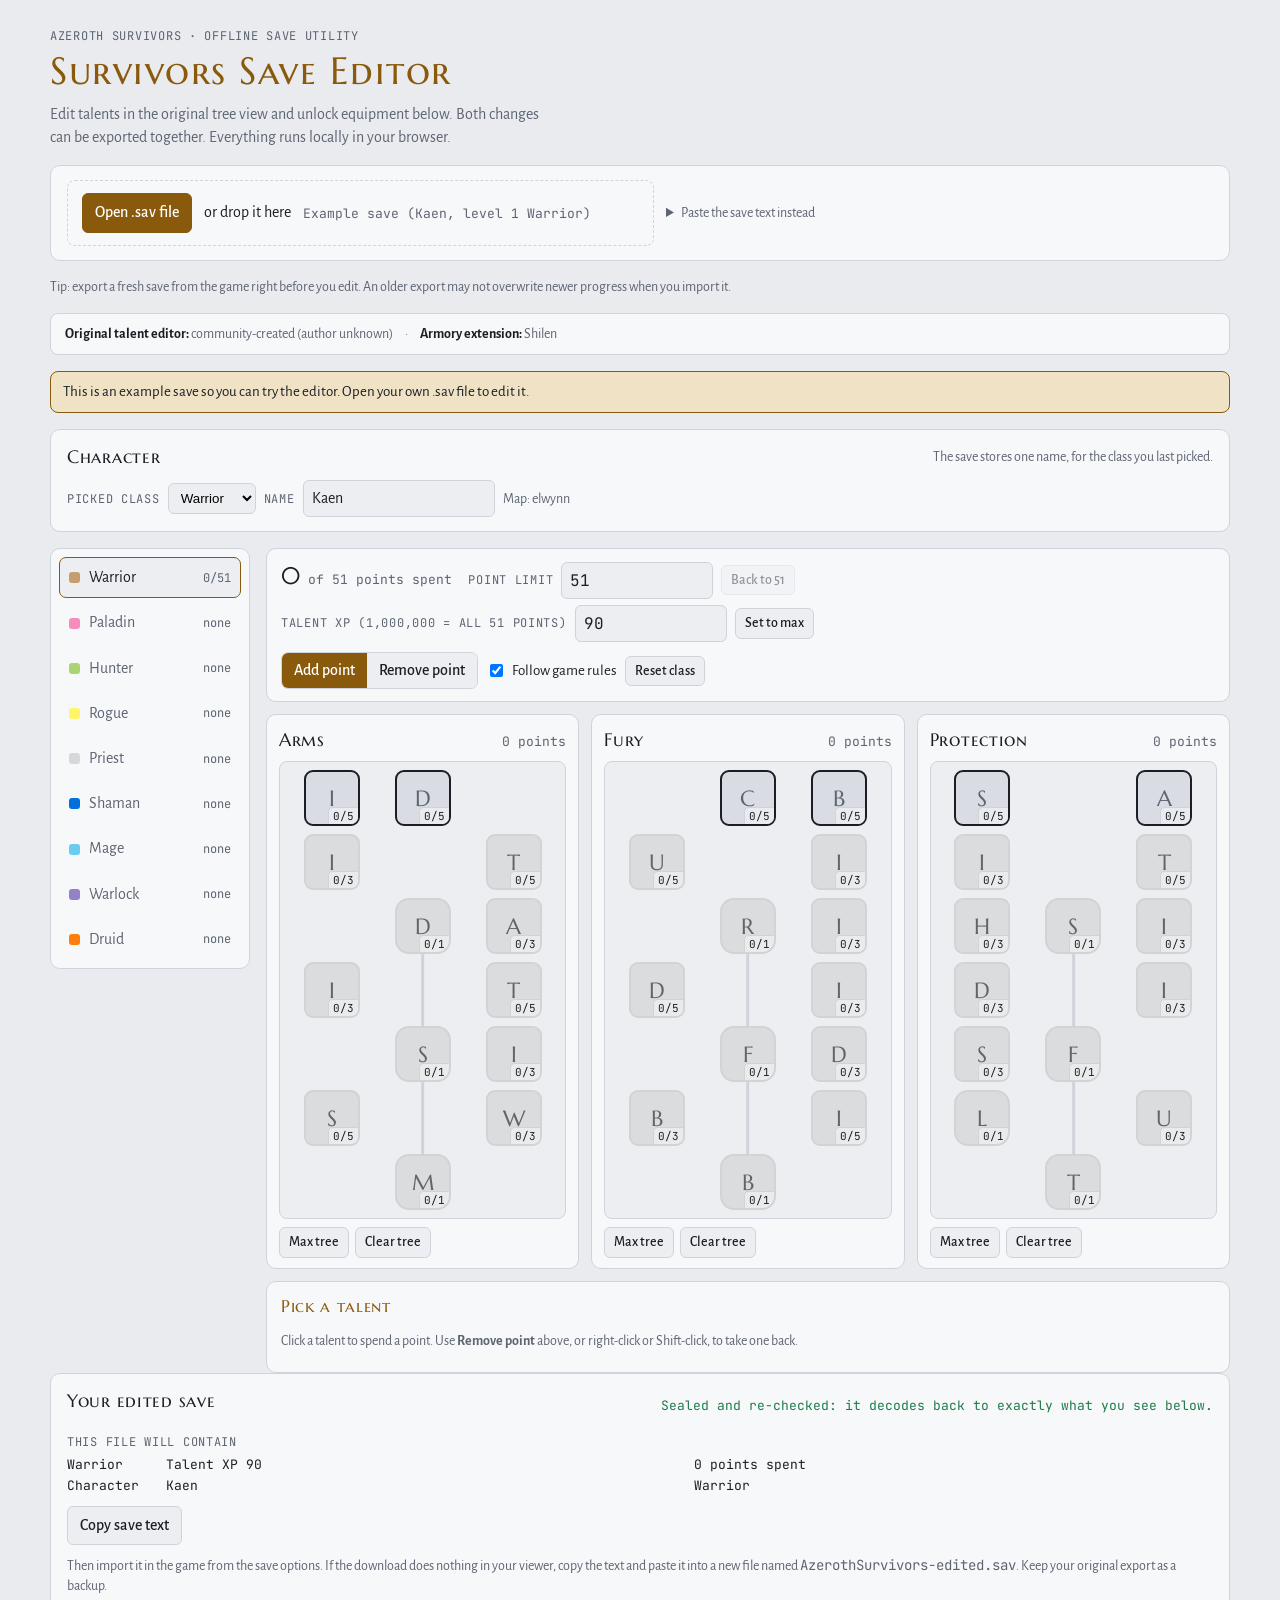
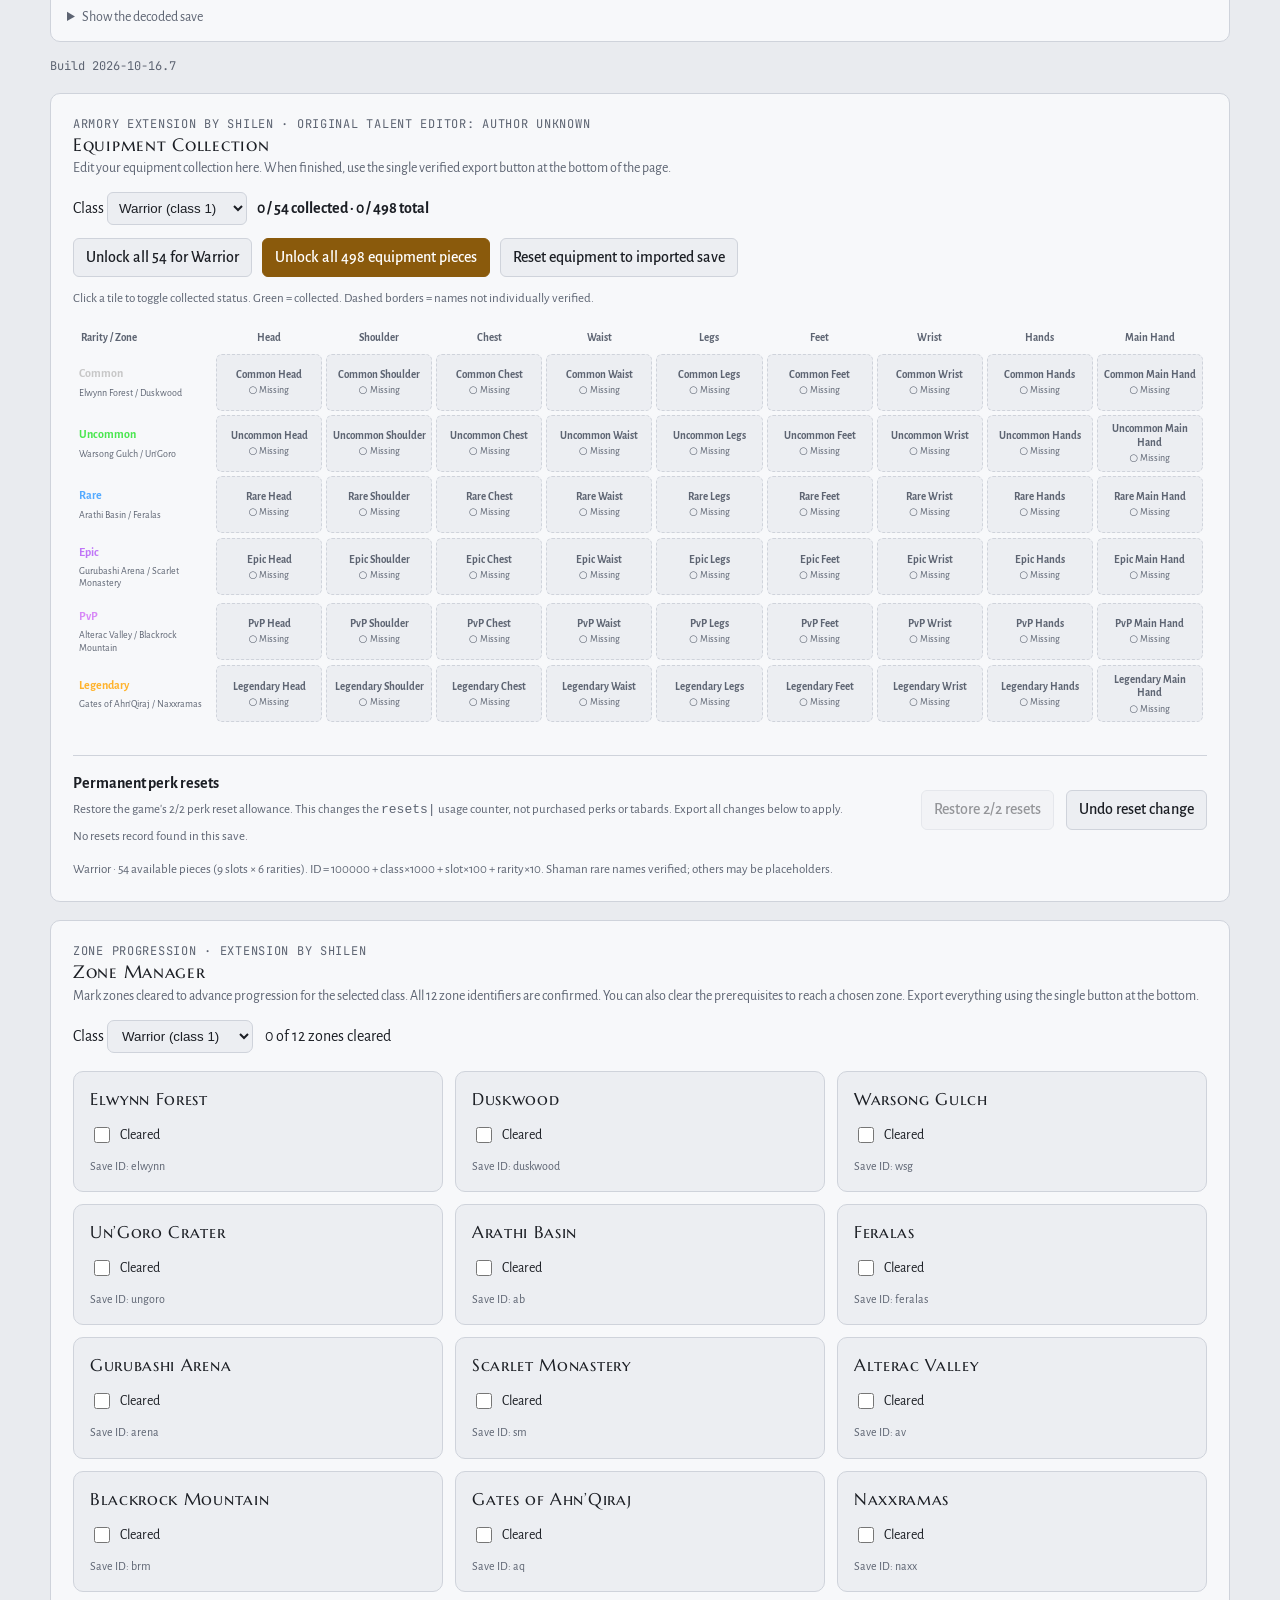
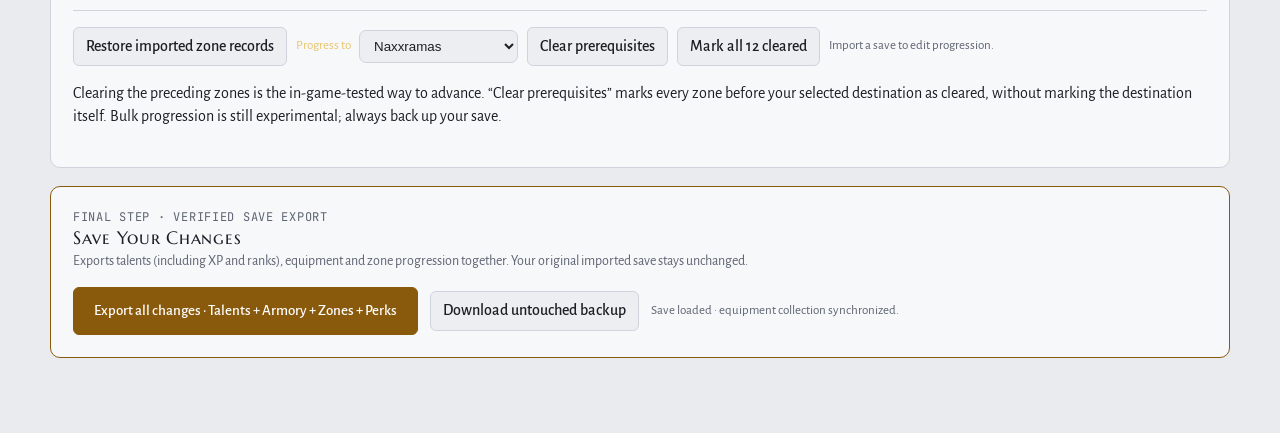
<file: releases/v1.4.html>
<!DOCTYPE html>
<html lang="en">
<head>
<meta charset="utf-8">
<meta name="viewport" content="width=device-width, initial-scale=1">
<title>Azeroth Survivors | Save Editor — Talents, Armory & Zones</title>
<meta name="description" content="Offline Azeroth Survivors save editor: visual talent trees and a 498-piece equipment collection armory. Armory extension by Shilen.">
<meta name="theme-color" content="#14171c">
<link rel="preconnect" href="https://fonts.googleapis.com">
<link rel="stylesheet" href="https://fonts.googleapis.com/css2?family=Marcellus+SC&family=Alegreya+Sans:wght@400;500;700&family=JetBrains+Mono:wght@400;500&display=swap">
<style>:root{--bg:#e9ebef;--panel:#f7f8fa;--panel2:#eceef2;--line:#cfd3db;--fg:#1b1e24;--mute:#5d6472;--accent:#8a5a0c;--accent-ink:#ffffff;--accent-soft:#f0e2c4;--good:#1f7a4a;--bad:#b3341f;--tile:#d9dce3;--display:"Marcellus SC","Trajan Pro",Georgia,serif;--body:"Alegreya Sans","Segoe UI",system-ui,sans-serif;--mono:"JetBrains Mono",ui-monospace,Consolas,monospace}@media (prefers-color-scheme:dark){:root:not([data-theme=light]){--bg:#0c0e11;--panel:#14171c;--panel2:#1a1e25;--line:#2b313b;--fg:#e8e4da;--mute:#8d94a1;--accent:#e0ac4a;--accent-ink:#1a1204;--accent-soft:#2b2312;--good:#6fcf97;--bad:#ff8a73;--tile:#222831;color-scheme:dark}}:root[data-theme=dark]{--bg:#0c0e11;--panel:#14171c;--panel2:#1a1e25;--line:#2b313b;--fg:#e8e4da;--mute:#8d94a1;--accent:#e0ac4a;--accent-ink:#1a1204;--accent-soft:#2b2312;--good:#6fcf97;--bad:#ff8a73;--tile:#222831;color-scheme:dark}*{box-sizing:border-box}body{background:var(--bg);color:var(--fg);font:16px/1.45 var(--body);padding-block:20px 48px;padding-left:max(16px,env(safe-area-inset-left,0px));padding-right:max(16px,env(safe-area-inset-right,0px))}.wrap{max-width:1180px;margin:0 auto;display:grid;gap:16px}h1,h2,h3{font-family:var(--display);font-weight:400;letter-spacing:.04em;margin:0;text-wrap:balance}h1{font-size:clamp(26px,4vw,38px);color:var(--accent)}h2{font-size:18px}.sub{color:var(--mute);margin:4px 0 0;max-width:62ch}button,input,textarea{font:inherit;color:inherit}button{cursor:pointer}:focus-visible{outline:2px solid var(--accent);outline-offset:2px}.btn{background:var(--panel2);border:1px solid var(--line);border-radius:6px;padding:7px 12px;font-weight:500}.btn:hover{border-color:var(--accent)}.btn.primary{background:var(--accent);color:var(--accent-ink);border-color:var(--accent)}.btn.small{padding:4px 9px;font-size:14px}.btn[disabled]{opacity:.45;cursor:not-allowed}.panel{background:var(--panel);border:1px solid var(--line);border-radius:10px}.head{display:flex;flex-wrap:wrap;gap:12px 20px;align-items:flex-end;justify-content:space-between}.tag{font:12px var(--mono);color:var(--mute);letter-spacing:.06em;text-transform:uppercase}.load{padding:14px 16px;display:flex;flex-wrap:wrap;gap:12px;align-items:center}.drop{flex:1 1 320px;min-width:0;border:1.5px dashed var(--line);border-radius:8px;padding:12px 14px;display:flex;gap:12px;align-items:center;flex-wrap:wrap}.drop.over{border-color:var(--accent);background:var(--accent-soft)}.drop b{font-weight:700}.file-name{font:13px var(--mono);color:var(--mute);overflow-wrap:anywhere}#msg{position:sticky;top:8px;z-index:10}.notice{padding:9px 12px;border-radius:8px;border:1px solid var(--line);background:var(--panel2);font-size:15px}.notice.warn{border-color:var(--accent);background:var(--accent-soft)}.notice.err{border-color:var(--bad);color:var(--bad)}details.paste summary{cursor:pointer;color:var(--mute);font-size:14px}textarea.mono{width:100%;min-height:90px;background:var(--panel2);border:1px solid var(--line);border-radius:8px;padding:8px;font:12px/1.4 var(--mono);resize:vertical}.editor{display:grid;grid-template-columns:200px minmax(0,1fr);gap:16px;align-items:start}.rail{padding:8px;display:grid;gap:4px;position:sticky;top:12px}.cls{display:flex;align-items:center;gap:9px;width:100%;text-align:left;background:0 0;border:1px solid transparent;border-radius:7px;padding:8px 9px}.cls:hover{background:var(--panel2)}.cls[aria-pressed=true]{background:var(--panel2);border-color:var(--accent)}.cls i{width:11px;height:11px;border-radius:3px;flex:none;background:var(--c)}.cls .n{flex:1;min-width:0}.cls .pts{font:12px var(--mono);color:var(--mute)}.cls.absent .n{color:var(--mute)}.main{display:grid;gap:12px;min-width:0}.bar{padding:12px 14px;display:flex;flex-wrap:wrap;gap:10px 18px;align-items:center;justify-content:space-between}.bar .l{display:flex;flex-wrap:wrap;gap:6px 16px;align-items:baseline}.spent{font:500 24px var(--display);letter-spacing:.03em}.spent small{font:13px var(--mono);color:var(--mute);letter-spacing:0}.xp{display:flex;gap:8px;align-items:center}.xp input[type=number]{width:9.5em;background:var(--panel2);border:1px solid var(--line);border-radius:6px;padding:6px 8px;font-family:var(--mono);font-variant-numeric:tabular-nums}.ctl{display:flex;flex-wrap:wrap;gap:8px;align-items:center}.seg{display:inline-flex;border:1px solid var(--line);border-radius:7px;overflow:hidden}.seg button{border:0;border-radius:0;background:var(--panel2);padding:6px 12px;font-weight:500}.seg button[aria-pressed=true]{background:var(--accent);color:var(--accent-ink)}label.chk{display:inline-flex;gap:6px;align-items:center;font-size:15px}.trees{display:grid;grid-template-columns:repeat(3,minmax(0,1fr));gap:12px}.tree{padding:12px 12px 10px;min-width:0}.tree header{display:flex;justify-content:space-between;align-items:baseline;gap:8px;margin-bottom:8px}.tree header .p{font:13px var(--mono);color:var(--mute)}.grid{position:relative;display:grid;grid-template-columns:repeat(3,1fr);grid-template-rows:repeat(7,minmax(64px,1fr));justify-items:center;align-items:center;background:var(--panel2);border:1px solid var(--line);border-radius:8px;padding:4px 6px}.grid svg{position:absolute;inset:0;width:100%;height:100%;pointer-events:none}.grid svg line{stroke:var(--line);stroke-width:3;vector-effect:non-scaling-stroke}.grid svg line.on{stroke:var(--good)}.t{position:relative;width:min(100%,56px);aspect-ratio:1;border-radius:9px;border:2px solid var(--line);background:var(--tile);padding:0;overflow:hidden;display:grid;place-items:center}.t img{width:100%;height:100%;display:block;object-fit:cover;opacity:.55}.t .ch{position:absolute;inset:0;display:grid;place-items:center;font:500 22px var(--display);color:var(--mute)}.t .rk{position:absolute;right:0;bottom:0;background:var(--bg);color:var(--fg);font:11px var(--mono);padding:1px 4px;border-top-left-radius:5px;border-top:1px solid var(--line);border-left:1px solid var(--line)}.t.open{border-color:var(--fg)}.t.open img{opacity:1}.t.part{border-color:var(--good)}.t.part img{opacity:1}.t.part .rk{color:var(--good)}.t.full{border-color:var(--accent)}.t.full img{opacity:1}.t.full .rk{color:var(--accent)}.t.lock{filter:saturate(.3)}.t.mile{border-radius:14px}.t.sel{outline:2px solid var(--accent);outline-offset:2px}.t:hover{transform:translateY(-1px)}.tree .acts{display:flex;gap:6px;margin-top:8px}.detail{padding:12px 14px;min-height:92px;display:grid;gap:2px}.detail h3{font-size:17px;color:var(--accent)}.detail .m{font:12px var(--mono);color:var(--mute)}.detail .need{color:var(--bad);font-size:14px}.detail p{margin:2px 0 0;max-width:80ch}.out{padding:14px 16px;display:grid;gap:10px}.out .row{display:flex;flex-wrap:wrap;gap:8px;align-items:center}.ver{font:13px var(--mono);color:var(--good)}.ver.bad{color:var(--bad)}.hint{color:var(--mute);font-size:14px;margin:0}pre.plain{margin:0;max-height:220px;overflow:auto;background:var(--panel2);border:1px solid var(--line);border-radius:8px;padding:10px;font:12px/1.5 var(--mono);white-space:pre}.empty{padding:28px 16px;text-align:center;color:var(--mute)}@media (max-width:900px){.editor{grid-template-columns:minmax(0,1fr)}.rail{position:static;grid-template-columns:repeat(3,minmax(0,1fr))}.trees{grid-template-columns:minmax(0,1fr)}.grid{max-width:420px;margin:0 auto}}@media (max-width:520px){.rail{grid-template-columns:repeat(2,minmax(0,1fr))}}@media (prefers-reduced-motion:reduce){.t:hover{transform:none}}.srow{display:grid;grid-template-columns:7em 1fr 1fr;gap:8px;font:13px var(--mono);padding:2px 0}.out input[type=text],.out select{background:var(--panel2);border:1px solid var(--line);border-radius:6px;padding:6px 8px}.out input[type=text]{width:12em}</style>
</head>
<body>
<div class="wrap"><div class="head"><div><div class="tag">Azeroth Survivors · Offline Save Utility</div><h1>Survivors Save Editor</h1><p class="sub">Edit talents in the original tree view and unlock equipment below. Both changes can be exported together. Everything runs locally in your browser.</p></div></div><section class="panel load" aria-label="Open a save"><div class="drop" id="drop"><input type="file" id="file" accept=".sav,.txt,text/plain" hidden><button class="btn primary" id="pick" type="button">Open .sav file</button><span>or drop it here</span><span class="file-name" id="fname"></span></div><details class="paste" style="flex:1 1 280px;min-width:0"><summary>Paste the save text instead</summary><textarea class="mono" id="paste" placeholder="RSE1:…" spellcheck="false"></textarea><button class="btn small" id="usePaste" type="button" style="margin-top:6px">Load pasted text</button></details></section><p class="hint" style="margin:0">Tip: export a fresh save from the game right before you edit. An older export may not overwrite newer progress when you import it.</p><div class="editor-credits" aria-label="Editor credits"><span><strong>Original talent editor:</strong> community-created (author unknown)</span><span class="credits-sep" aria-hidden="true">·</span><span><strong>Armory extension:</strong> Shilen</span></div><div id="msg" role="status"></div><section class="panel out" id="char" aria-label="Character"></section><div id="app"></div><p class="hint" style="margin:0;font-family:var(--mono);font-size:12px">Build <span id="build"></span></p></div><script>const _0x17f9ca=_0x1974;(function(_0x55c301,_0xd209da){const _0x425409=_0x1974,_0x2945e2=_0x55c301();while(!![]){try{const _0xf15ac=parseInt(_0x425409(0x451,'cZDT'))/0x1+-parseInt(_0x425409(0x222,'RJpd'))/0x2+parseInt(_0x425409(0x269,'BP5J'))/0x3*(-parseInt(_0x425409(0x270,'rW!1'))/0x4)+parseInt(_0x425409(0x475,'rO%*'))/0x5+-parseInt(_0x425409(0x2c6,'nI%N'))/0x6+-parseInt(_0x425409(0x2a2,'BP5J'))/0x7+parseInt(_0x425409(0x249,'#1xg'))/0x8*(parseInt(_0x425409(0x2e7,'d5Tt'))/0x9);if(_0xf15ac===_0xd209da)break;else _0x2945e2['push'](_0x2945e2['shift']());}catch(_0x20805d){_0x2945e2['push'](_0x2945e2['shift']());}}}(_0x3aec,0x87ec6));const A=JSON[_0x17f9ca(0x3c6,'cZDT')]((function(){const _0x1b3589=_0x17f9ca;var _0x402bdc,_0x229973=atob(_0x1b3589(0x480,'xSNF')),_0x228b6a=new Uint8Array(_0x229973[_0x1b3589(0x30e,'EFCi')]);for(_0x402bdc=0x0;_0x402bdc<_0x229973[_0x1b3589(0x213,'0Cy6')];_0x402bdc++)_0x228b6a[_0x402bdc]=_0x229973[_0x1b3589(0x431,'EFCi')](_0x402bdc)^_0x1b3589(0x29a,'i24B')[_0x1b3589(0x3b9,'cZDT')](_0x402bdc%0x14);return new TextDecoder()[_0x1b3589(0x2c1,')T#J')](_0x228b6a);}())),B=_0x17f9ca(0x42e,'qsBF');function Q(_0x5504d0){const _0x57334f=_0x17f9ca,_0x4e37a6=new Uint8Array(_0x5504d0[_0x57334f(0x3f4,'%Fqf')]/0x2);for(let _0x36447a=0x0;_0x36447a<_0x4e37a6[_0x57334f(0x2be,')T#J')];_0x36447a++)_0x4e37a6[_0x36447a]=parseInt(_0x5504d0[_0x57334f(0x29f,'wrwY')](0x2*_0x36447a,0x2),0x10);return _0x4e37a6;}const E=Q(B);function F(_0x15ff21){const _0x53e5f8=_0x17f9ca,_0x691683=_0x15ff21[_0x53e5f8(0x391,'cZDT')],_0x295553=_0x691683+0x9+0x3f>>0x6<<0x6,_0x37245c=new Uint8Array(_0x295553);_0x37245c[_0x53e5f8(0x225,'[Q1X')](_0x15ff21),_0x37245c[_0x691683]=0x80;const _0x2f9c8a=new DataView(_0x37245c[_0x53e5f8(0x425,'%Fqf')]);_0x2f9c8a[_0x53e5f8(0x29c,'OD75')](_0x295553-0x8,Math[_0x53e5f8(0x1cf,'d5Tt')](0x8*_0x691683/0x100000000)),_0x2f9c8a[_0x53e5f8(0x241,'XfbC')](_0x295553-0x4,0x8*_0x691683>>>0x0);const _0x53d746=(_0x38bb0a,_0x27ea26)=>_0x38bb0a<<_0x27ea26|_0x38bb0a>>>0x20-_0x27ea26;let _0x3c1497=[0x67452301,0xefcdab89,0x98badcfe,0x10325476,0xc3d2e1f0][_0x53e5f8(0x3cc,'*)cm')](_0x3bd8ca=>0x0|_0x3bd8ca);const _0x3a590c=new Int32Array(0x50);for(let _0x274044=0x0;_0x274044<_0x295553;_0x274044+=0x40){for(let _0x3b255a=0x0;_0x3b255a<0x10;_0x3b255a++)_0x3a590c[_0x3b255a]=_0x2f9c8a[_0x53e5f8(0x465,'f!SU')](_0x274044+0x4*_0x3b255a);for(let _0x5034d5=0x10;_0x5034d5<0x50;_0x5034d5++)_0x3a590c[_0x5034d5]=_0x53d746(_0x3a590c[_0x5034d5-0x3]^_0x3a590c[_0x5034d5-0x8]^_0x3a590c[_0x5034d5-0xe]^_0x3a590c[_0x5034d5-0x10],0x1);let _0x2c1a83=_0x3c1497[0x0],_0x3590e1=_0x3c1497[0x1],_0x2d0b14=_0x3c1497[0x2],_0x45849c=_0x3c1497[0x3],_0x48afa7=_0x3c1497[0x4];for(let _0xbff158=0x0;_0xbff158<0x50;_0xbff158++){let _0x2e7fb1,_0x599758;_0xbff158<0x14?(_0x2e7fb1=_0x3590e1&_0x2d0b14|~_0x3590e1&_0x45849c,_0x599758=0x5a827999):_0xbff158<0x28?(_0x2e7fb1=_0x3590e1^_0x2d0b14^_0x45849c,_0x599758=0x6ed9eba1):_0xbff158<0x3c?(_0x2e7fb1=_0x3590e1&_0x2d0b14|_0x3590e1&_0x45849c|_0x2d0b14&_0x45849c,_0x599758=-0x70e44324):(_0x2e7fb1=_0x3590e1^_0x2d0b14^_0x45849c,_0x599758=-0x359d3e2a);const _0x3c46b8=_0x53d746(_0x2c1a83,0x5)+_0x2e7fb1+_0x48afa7+_0x599758+_0x3a590c[_0xbff158]|0x0;_0x48afa7=_0x45849c,_0x45849c=_0x2d0b14,_0x2d0b14=_0x53d746(_0x3590e1,0x1e),_0x3590e1=_0x2c1a83,_0x2c1a83=_0x3c46b8;}_0x3c1497=[_0x3c1497[0x0]+_0x2c1a83|0x0,_0x3c1497[0x1]+_0x3590e1|0x0,_0x3c1497[0x2]+_0x2d0b14|0x0,_0x3c1497[0x3]+_0x45849c|0x0,_0x3c1497[0x4]+_0x48afa7|0x0];}const _0x5d9726=new Uint8Array(0x14),_0x310c3d=new DataView(_0x5d9726[_0x53e5f8(0x2af,'0Cy6')]);return _0x3c1497[_0x53e5f8(0x1d5,'BP5J')]((_0x1dc424,_0x12f6c5)=>_0x310c3d[_0x53e5f8(0x3d9,'CO]s')](0x4*_0x12f6c5,_0x1dc424)),_0x5d9726;}function U(..._0x32aed6){const _0x181ced=_0x17f9ca;let _0x39e289=0x0;for(const _0x153cd5 of _0x32aed6)_0x39e289+=_0x153cd5[_0x181ced(0x1fa,'XfbC')];const _0x5d6f22=new Uint8Array(_0x39e289);let _0x1b83bc=0x0;for(const _0x1b93dc of _0x32aed6)_0x5d6f22[_0x181ced(0x444,'fIBH')](_0x1b93dc,_0x1b83bc),_0x1b83bc+=_0x1b93dc[_0x181ced(0x2d3,'RJpd')];return _0x5d6f22;}function _0x1974(_0x51ce1f,_0x340c73){_0x51ce1f=_0x51ce1f-0x1c0;const _0x3aec9f=_0x3aec();let _0x1974e7=_0x3aec9f[_0x51ce1f];if(_0x1974['BNTIUE']===undefined){var _0x353ca5=function(_0x22b4f2){const _0x6f995a='abcdefghijklmnopqrstuvwxyzABCDEFGHIJKLMNOPQRSTUVWXYZ0123456789+/=';let _0x402bdc='',_0x229973='';for(let _0x228b6a=0x0,_0x5504d0,_0x4e37a6,_0x36447a=0x0;_0x4e37a6=_0x22b4f2['charAt'](_0x36447a++);~_0x4e37a6&&(_0x5504d0=_0x228b6a%0x4?_0x5504d0*0x40+_0x4e37a6:_0x4e37a6,_0x228b6a++%0x4)?_0x402bdc+=String['fromCharCode'](0xff&_0x5504d0>>(-0x2*_0x228b6a&0x6)):0x0){_0x4e37a6=_0x6f995a['indexOf'](_0x4e37a6);}for(let _0x15ff21=0x0,_0x691683=_0x402bdc['length'];_0x15ff21<_0x691683;_0x15ff21++){_0x229973+='%'+('00'+_0x402bdc['charCodeAt'](_0x15ff21)['toString'](0x10))['slice'](-0x2);}return decodeURIComponent(_0x229973);};const _0x18a020=function(_0x295553,_0x37245c){let _0x2f9c8a=[],_0x53d746=0x0,_0x3c1497,_0x3a590c='';_0x295553=_0x353ca5(_0x295553);let _0x5d9726;for(_0x5d9726=0x0;_0x5d9726<0x100;_0x5d9726++){_0x2f9c8a[_0x5d9726]=_0x5d9726;}for(_0x5d9726=0x0;_0x5d9726<0x100;_0x5d9726++){_0x53d746=(_0x53d746+_0x2f9c8a[_0x5d9726]+_0x37245c['charCodeAt'](_0x5d9726%_0x37245c['length']))%0x100,_0x3c1497=_0x2f9c8a[_0x5d9726],_0x2f9c8a[_0x5d9726]=_0x2f9c8a[_0x53d746],_0x2f9c8a[_0x53d746]=_0x3c1497;}_0x5d9726=0x0,_0x53d746=0x0;for(let _0x310c3d=0x0;_0x310c3d<_0x295553['length'];_0x310c3d++){_0x5d9726=(_0x5d9726+0x1)%0x100,_0x53d746=(_0x53d746+_0x2f9c8a[_0x5d9726])%0x100,_0x3c1497=_0x2f9c8a[_0x5d9726],_0x2f9c8a[_0x5d9726]=_0x2f9c8a[_0x53d746],_0x2f9c8a[_0x53d746]=_0x3c1497,_0x3a590c+=String['fromCharCode'](_0x295553['charCodeAt'](_0x310c3d)^_0x2f9c8a[(_0x2f9c8a[_0x5d9726]+_0x2f9c8a[_0x53d746])%0x100]);}return _0x3a590c;};_0x1974['eDYSML']=_0x18a020,_0x1974['ZGDUZb']={},_0x1974['BNTIUE']=!![];}const _0x49900d=_0x3aec9f[0x0];_0x1974['FbeJkM']!==_0x49900d&&(_0x1974['ZGDUZb']={},_0x1974['FbeJkM']=_0x49900d);const _0x277674=_0x1974['ZGDUZb'][_0x51ce1f];return _0x277674===undefined?(_0x1974['eCCgXU']===undefined&&(_0x1974['eCCgXU']=!![]),_0x1974e7=_0x1974['eDYSML'](_0x1974e7,_0x340c73),_0x1974['ZGDUZb'][_0x51ce1f]=_0x1974e7):_0x1974e7=_0x277674,_0x1974e7;}function R(_0x518e61){const _0x2add5a=_0x17f9ca,_0x27b5f9=new Uint8Array(0x40),_0x44dfed=new Uint8Array(0x40);for(let _0x45d269=0x0;_0x45d269<0x40;_0x45d269++){const _0x203eea=_0x45d269<E[_0x2add5a(0x1da,'IYEB')]?E[_0x45d269]:0x0;_0x27b5f9[_0x45d269]=0x36^_0x203eea,_0x44dfed[_0x45d269]=0x5c^_0x203eea;}return F(U(_0x44dfed,F(U(_0x27b5f9,_0x518e61))));}const g=_0x60614d=>{const _0x50fde0=_0x17f9ca,_0x353692=new Uint8Array(_0x60614d[_0x50fde0(0x37a,'fIBH')]);for(let _0x290f0a=0x0;_0x290f0a<_0x60614d[_0x50fde0(0x1da,'IYEB')];_0x290f0a++)_0x353692[_0x290f0a]=0xff&_0x60614d[_0x50fde0(0x3d0,'[Q1X')](_0x290f0a);return _0x353692;},D=_0x2b08b1=>{const _0x28ec4a=_0x17f9ca;let _0x339324='';for(let _0x196053=0x0;_0x196053<_0x2b08b1[_0x28ec4a(0x3f4,'%Fqf')];_0x196053+=0x2000)_0x339324+=String[_0x28ec4a(0x26e,'fIBH')][_0x28ec4a(0x244,'0Cy6')](null,_0x2b08b1[_0x28ec4a(0x3b6,'EFCi')](_0x196053,_0x196053+0x2000));return _0x339324;};function w(_0x59f04c){const _0x9030be=_0x17f9ca,_0x4ea5cd=new Uint8Array(0x8);let _0x586f26=_0x59f04c;for(let _0x487ef7=0x0;_0x487ef7<0x8;_0x487ef7++)_0x4ea5cd[_0x487ef7]=_0x586f26%0x100,_0x586f26=Math[_0x9030be(0x433,'BP5J')](_0x586f26/0x100);return _0x4ea5cd;}function _0x3aec(){const _0x17591a=['tdvxW5D2WOq','WRX6n8oaWORdQ1i','WPxcIXxcHCoNa8oclmkI','W60Xnmk+gq','cCkubG','lCkCeCkHymkRW4xdV8kDW47cGCk1W7JcVSoXW4GmimkvzW','gwJdMteSW7BdOHVcMxddTmoaW7NdSHi2AWXclCoT','W6jBWPZcJWNcSrZcMSkJW4G','WR4UpSo3','WO0oWOBdLbBdHge','ACogqG/dRq1T','WQ1UW4fQW7DR','Etnq','WQZdTmkCg33cNe0','W4RcRCkVWPr2WQHXW4hcPh4','W4ZcP8kcWP9uWRPjW4hcJ37dLh/cM8oz','WO07W5nBW6xcIq','DmkuW4FcS8kk','mw1bW5yfqmoq','qYvl','kmkdgmk2E8k6','AmogxG','WRRcGSoZW7vMrq','W6uGW4K','WOJdOb3cJbG','dqFcImoQsCo5xLFcMt7cJqRdGmkoWQGAWR9xfCoRW5BcUZ8Q','x8ohd00iW6RdRq','WQxcIt5uvMJdJIy7W53cLtxdUSoBDmk4','aa3dKmkOeW','W5VcVCk8','pCojsSoIcCkdWPjlWOfcW6NdVtm7dKtcISkJdq','uJfxW5TX','W7eNEa','W5BdJmouWPea','paJcGSoGvCoUgW','m2LF','WO7cU8k+WQjD','WQbMldm','W6ZdVSkAbh0','ftvlWQDSW5G','BIDqWPLtEq','WPldQb/cNdjR','W64yWPtcNsBcTfdcMSo/W4FcNmkeWQhdMW','xXKKW7/dH3NdR1/cQCkLW4i','cCo3W4RcSSkeWORdPmod','ysPCW4jTWPJdVetdQSkstCoLW4NcKSkJWOFcGICWmG','[base64]/dSMi5gYNcQIXxpY7dUvWSWQu9W6FdT3/dPJDiWP8AW4NdJSocWRjODYWHW5NdIqXnnGv6WP/dPvfrvSkKx8kBj0ldR2GuoXXNW6RcUCoYD8odWRaAWOyWW6VcNmoAA8oMsCkjnXVdUmoxW5LGWOxcKmk5vW5eyCooqftdRvygW7tdNCkvWRhcQapdGhLUcxFdIwBcJSoDW6S','WQpcSthcLSo9sW','kq/cH8oKrmoHdq','rCktwCkQvSkSWOvrWRK2W48','f8ohhSoZfCkpWOG','WOpdNCorWOCo','W63cLSo4W7f4','tGGMW67dMG','EwHeW4vlv8opW6JcPmk4WPjBW649aCoHWQzLW7ySeCopWPtcLmkMW6ZcUfZcVSkWW5JcImoXDrWPW4NcP1aJW4xcLmkRxWRdM8kuWOOGW5JdL0hcGSoCfSk4WRVcKKD3umkFjqnBeHFdPh/dRw40pCoQW6jogCouW7dcRdddGL/[base64]/ne1xW7BcV8oJW7C6WOFcGmk3e0PVWQ/dUmkyW7GOF8o3aHLXW5D6E2VcT2SlW5tcHCkAW4NcJbNdKSoMeuldUSklWOZdI8oEsCkWyNJdNSoFWP1IW5pcUSkaoG','qCoqW55AamkvW7ldU0FcTwzRuSootsG','umojemk6ECoHWPhcG8kmW5xcGCoIWRlcOSoMW5HwoSkBF8kkmgVcPCkMCMFcKSk9WRlcQSk8qSkyWPm/Fc5fWQlcJSoqW67dJSkMDSolutn0WQX+W5pdUmkTDmkveq','WRZcTfFcOL0','amkdgSk0E8k3','W700kG','WQixwq','WO0MWQFdNIWsW4bovIFcUmopWQ/dQmk/W7NdMCoRF8oHELlcM8oZWRDsWQH0WPX+u8kDlCkaWPn3W7u4e8omfLhcNNq','b8odeSoMjCkfWPjlWPCmW6K','WRVcQeFcVKLP','hHmfWR0QW5dcUmkAW5nKlSow','W48NrsJcICo+hSkyWRy','WQJcGaBcTmoNtCoE','vIzkc2PyW53cGCokW6JdTCku','i1vaWPJdNq','i2vbW4CorG','zqlcJCo5b8oUeM7cUM3dH0NdG8opWRqEWROebmo9WPpcQNi0e8kOmuldSLxcUh/dIG5oyW','zq8A','eSocdSoxemkpWPjlWR4lW67dPNyNdLS','tCoBW5rW','fmkDtG','AvxcLmoezq','W501wdpdP8kfsCkHWQRcN8ohvNf+','WORdOapcNHH5','WQJcVKu','WRXHk8kJcbf7mSkvW5FdUCkbW6XQWROyW6u7','usvBdxW','W7iKnSkWgqK','W4m1Fti','cCkggHPBWRW','WOOPythdQCkfv8k9','WRBcVLRcSfPV','cItdKSkKW53cGmk3','W5uHtIhcLW','dq7cJCo8b8oKds/cQhddMG7dI8opWRClWRPbumo8WPFcUtuQxmkVDfRdUuxdQIlcLWHCkCoylSogWRVdPvWjh21NfCo6vKdcJmk6WRFcI8kbFtzsW6OMkvxcKSkAvMXCWR46W6K7iMGmeCohd0PEW4iHtY3cOmoXda','wuvq','qHH/','W67cIX3cGSoNtmoADmoK','e8opWRJcJSoqz8kgW7uGWPhcUq','WRr7nCok','vdfv','WQ11i8oiWP3dVa','WR7cTepcUujOs8oT','ncXsWPK','WQldVCkag3NcIfW','q8obW4G','DInmWPLczq','wGGGW7VdMNJdMa','W6eZW4b1W6q7r8kKW6qCbmoHW7JcGW','s8kvvcJcGtvLWOeyW5OnWPhcPwxdLgRdHmkDwWXVWOzjACo7ca0UyqTSnCopCx5qq2pdQHBdHJ7cRW1cD8kEcmo9WOrNWQlcT8klb8oHomk2vGXKW4NcTmkrFSkDBSo4W5qDWQCqW7ydcGa9WONdNx55kCoooYK','WRNcUJpcLSoSD8o9D20','lrtcGCoQACoSe2O','W6jBWPZcJWNcSrZcJCoYWPNdGSok','WQxcGmo0W6iRq8ovEchdQqPjns/cVcevWQS','udjkhNztWOu','W7xcGCoZW7n/sa','WQdcJHNcLa','wJzmWQX9','WRPHiW','WRuxw8kwW5L+','WRP7icSorCkwW55wmSkpWPmCW4q','rJldGW','mw1b','WOxcSMK','rYzChNDeWPdcKq','WQastCk0W4PVieXrWQHtWRhcG0z1Fa','bmoFWRi','W70PoCkLlG4IDCoLWOe','omotuXddUaS','rcjyW5DTWPRdSwu','wmoddW','WRNcRKy','FmkCW53cT8kkf8ow','WQpcPdhcMSoQ','lGFcLSoH','qXXPsmo7WRC','taWL','umoDW5L0','WQdcOs7cMW','BfBcG8oGDLhcTa','W64GkSkKca','s8kqxSkNvCoFW4LLWPmLW5hdTMO','umoadmo0u8oCW4u','rIVdGG','EYjg','A8krW4dcTCkC','WQldUCkd','W5RcVCkKW7i','hmkpf8k4','WPRcS8kOWRfE','W7RcJmo8W6zit8oDFbpdRG','WPPMwdVcNmki','WQmuWPq','W601yZldQmklrmkGW5NcGSogh311rbWeW6FdSay7e3SHWOycvmkFcSkCW5vgW6tdPMFdVSo1WOKQzmkmWP4UW6Dw','AcnsWPjxBSkA','usBdNq','W4eRWRRdIrddOG','a8kquq','uYvB','AmogrIRdOHO7xW','aapdI8kTba','v8kbuJFdJYj6W4ayW5LvW53cUtdcLw3cI8ocyWG4W4LgFSoZcfyYBqnPnCocCJ9awd/cUG/dLwJdTemoESkva8o0WOGHWR7cQSkwuCoQpmk0eqXUW5BdTCkmySkaiSoTW5GFWQvAW4LmbGOGW53cNYS7jmotCtH7WOtdMmkzWP0/W7ZcHmoNWQqehSo1WPpcOdJcKXZcNeHOe1KZr3VcOSkXWRfsfZK4W4rhv8ohWRLWqsfiW4KsWP7cLYT+WQT6WR/cOYhcVmoBpMfBWPGrWRNdHJ1xwCouA8oRDmkW','ha3dK8kM','DaiDW44','zIJdHg92W6RdVWtcJd7cP8ogW7tdV0eXpKDbl8kGW6y+W5dcOG','qZfj','W63cHCoVW7nUva','amodc8o+a8ko','WQ7cULG','W4q7za','WQ3cGbG','W7BdNwGNdtZcKh9gWOldIhy','rvzzW64','W5O2Ft/dOq','W4j9WQldHs5FWQTdsZK','rcpdLuzKWQ/dVX/cThFcP8oxW7ddVqq3','zWqs','mfjmWPuDWQqdW7BcOa3cICo3W5e','sJxcMa','wCohdumv','WPxcIXxcHCoNa8octa','FWRcKmk0','WRhdTSkf','eJvC','WR5OktGfx8kr','jhXDW5yfumoGW6hcVSkNW4S','WQJcIdr2vgu','DCkCW5e','n8kcfCkNBSoYW5NcKCok','eqddJq','W5S1yW','WQtcTs/cLmo7sW','rSoBW4HAf8ktW7q','v8kcwdldHdv9WOup','WRP8nJu','WOv9ltGzc8kwW7TFmCkaWPidWPa+ucJcIdiWWPdcUeJcR8kdWPFdGeuOW5JcKmoQoJO','WRBcUY/cTSo/xmob','cZ9s','W5VcQCk+','i0JdOmk9r0NcMCkabmo7pva/f8ofAmkhk8oDtK9FgcLfACo9kdbdkvTQaCkAW7xdVWxdPSkxWPPIpSk6WPiPt8k9W6XkWODyW5mKcZRdPmk8WPC2aaFdJ2PuereMvJbaWR9KtmkcW4jocfK','dSoeWRdcJ8oN','WQZdTmkAc3m','W4b8WQBdHsn/WPLgwJldRmodWRe','W7dcNrPZg3NcN8kwa8oOpmokWOZdIYxdT0VcHMGfirBcMmkipvdcQYuBkqBcMmo9WRmrmLqHz0FdI8oSW4NdPs/cOSkVW6j/h3NcQemse8oUWPm','eSkFssZdIdn6','w8kfWQtcK8oLnG','sCkeaepcNJy','WQiAwG','WOBcSNDq','gmkhwcW','W67dLK0','W4WMqIm','f2LCW4ycrSogW7RdTW','r8oddu8sW7y','AuZcGW','W5q5W4rUW7e5vSoaW7iBe8oXWRtdN8oPW5lcGSo0WOVdSeRcMCoxWOxcMmo/W6KdW71zaWytzXpdQG','pKrlWP0','smokcKSn','E8kCW5K','W43cJmo4WRrSqCouFhxdQrCelctdUsLEW7GIkCkFgdZdQCorWPDZWQlcTI9MDev5W6BcL8kAWOtcVMT8ECoueCoNhmkevmoYW79Pm8kpWQtdOCkhw0jjwmodW7DVWP5CW77cGeKxuSo1kmkDWQZcNXrTWPPKWPtdN8oWA1VdO3G2AezvWRZdNq7cMJu4WO/dTM/dUCkurW','EuZcKW','x8ohd00iW6RdOG','sIZcG8kJWO4','W6eOW4zOW680xSkf','W6ZcGbzXfsBdNmktgCoTp8ouWP7dNZ/dPKJdIcOhp1xdLCohzbVcV3ewzrFcMCoNW6nsla89E0RdHSkNW4VdPYFcP8k/W70XhYRcRf8maSoXWO9xW77dPmksWOpcQ8onWOxdML3dJru','yCoPW67dUCk/WOlcRG','cSofWQtcNW','WQVcGvNcPmov','fapdJmkgaCoHW4a','W54VWRe','WOJcU8kIWQ5lxq','usBdNwz8WR7dOG','FIDwWP9fAmkl','W5pdGCorWOCa','dJfxWQ4','WQBcMdX3rx8','AaqDW44','kWFcISoKva','cCkgefWFW7ldUZu9W4n0dCog','uJvpW59PWONdM3xdTCkfwmo4W6RcR8kD','W5iMzYlcJmotomkwWPSgW5m','DSoZW7NdJSkNWRlcO8kjhCk2yKLS','WOhcUMzv','bmogWQNcMCo4','WO7dUCo5WPebW64sWPBdQMZcKsldG8kgWQ5DWPJcQgZdR8oWWOtcK8kQWPL/WQG9W6BdGrJcJ8kQeGSTW5XZdfrWDueXWR/cGSk/C8k2W7ldVSkVWRddU0nfW41eW4Hjs8k/jItcL8ojhmkkW4xdVIuxerFdPhSLF0uIdSktxmop','gmkghKxcNG','rmooW4hdVCkDWO3cOG','vZTFduzzWPxcJCoLW6W','WQRdRSkwgMe','W482EZpdTG','rmoAWQZcM8o6zG','WO3dRrJcMHG','WQdcNZvH','AGOtW4a','WQmoWOO','WQxcL8oTW7vLamoADtpdQurwEtJcSMCj','W5iOwsRcNSoc','wSocW5/dTmkZWOG','EfJcN8ooza','fmkqtq','fmkzxdddHJm','WQJcMaDKsh/cHW','jmkWWQxdN8k9WOFdTG','W4ZcQCk8WPDsWQ8','tqu9W7NdJa','WRmxr8kAW48','h8kdaa','WOpcSMTvW70','gmkueCk2','W6uMwYtcNSosza','WRZcVtpcLSoT','E1JcPCoRq8kTdMdcOhdcJLFcNmomWQ8pWQjlhSkXW4RcRsv+w8kVoGpdOKNcUItdI0qEkmoEi8kjWQhcRXLng31Vtmo4sWRdICoiW6xcNCkAp20DW74MyfVdImkebcDCWQWPWQ1GAq','hSkjaW','osrxWPDAAq','ctlcI8kUWO7cLW','WRHSnteksmkh','uGa6W7/dPNS','nq/cISoQva','WQuvWP4','WQ12yCoIvvCFz8oCWRlcVCkY','WOxcTN1kW43cGuRdImo4jCk3','hSojdSo3','fCopbSo3fq','tCovW4O','W5mJWQBdIG','WRpcUdlcGmo7tmoD','WQFcGtvIrx7dLa','vCozW5tdSmkiWOVcGSkvcfRcUIfw','W4RcP8k5','WOaAWPJcLWXdW50OkmoBpmkUpmo3','WQlcTtpcMmoT','WPVcT1JdTW','omkjW4JcUSkChmowbtur','W5bTWQFdSIXjWPjECZJdQ8oyWQBdP8kPW7G','sXHZtSo8WROR','xXbKra','chXrd3fFWP7cHSkA','W4eVWRddMJBdUvC2zCkQgq','DmoCW5nSvSkzW6/cR2xcS2e/vSoocaHbWR7cVq4NW5WbW4fXW6XmWOrhW5yRiSknW7BcO0r5D8krWQ8iW5pdVSkaWRhdQcvmieBcGJ9RW6ldQgZcOSonW4ODB8kQhG','rZvnW7LSWPJcPYu','bSkewcZdMavSWOWoW4PeW5ZcVW','cGpcImoQrmo5xM7cP3RdMGJdNmoEWQnBWQjmfCkVWOlcQIH+d8kImu/dUuFdPa','b8ohbSo3cmkEWO8','g8oud8o0','W47dJmovWOe','vCovW5NcJCoK','bmogWQhcICoGrmkbW7iX','WORdPaNcJrX/W5VdVG','WQ7cUKBcSeTZ','suviW6LHWOpcLq','AZnhWOXpxSkAd8oBEWBdVt8cnSkP','W70TsJNcMSkBpSki','e8olWQW','w8kfWRpcISoYzSowWR1QWP3cUcD0WPrFdG','WPOTqJVdM8ovjSk0WOKgWOVcSY/cHvnLW4CAW6y','WOq4W7pcJMmyW4LyzYJdKmoUWQi','mWNcJCoH','W5ddHmoBWO8z','ECkzW43cK8kpf8omuseOWRFcTSoUWOdcUSoF','rCojdu0','fCofWRxcLmo3','WRn7omob','bG3dKG','nHtcGmoQvq','b2FdItiVW6G','WQddTSkFb3NcIW','[base64]/dMwaEmXxdSSowAmkfECo3WP3dPSosWOlcImkhWPjbWRFcOJhdQCkycSkFtSo9WRz3WPXeAf5qxdddGmouWPP2umkFrmonWQBdJ8ovWOJdV3CvfumoW53cMqRdMmorW4DrWQ/cK8kDWPv8WQ7cMCojWQXVW6JcUmoceSk3C13cUCohxwCRzHKQW6JdRKaYW4FdSmo0W6FdPSoICg92gmo/x1ldLwJcPCkXW5RcNYRdMCkZW4pdPZ7cKtZcSSo6WOXjW5dcISk5g8oliH/[base64]/[base64]/WQhcTtydtCooxt/cN8k9hgSrAmkNW4pcVSo9WPWzEmoKWP/dV8oLWQhdJCoAj8koWRf1DWpdJLGeWO3cP8keW7i5W5ldOZ8bW4BdNNpdMZ1vis9rzCoEgmodle7dSCoPWRNcUmoYW6lcRvy7WOKHW4ddPmk5WRj+W53dQqNcHSooWR/dTCofWONcLCkGWQxcGxNdKmk+xX01W6ZcQCoXAM1YvdLpeMRcII/cRmkmB8kSW53dQ8kvWOmBW6u+rI7cISklWRrcWRNcRN/cLwBdLSo5ECkAAZdcLCk+ESoAWQThW5FcUMicW4Ojv8kmwMuGWOJcQf8PaSonrKJcLepcQhVcSmoJn8kBamk+WOHmWP/[base64]/dSSkOENRdTmkVoZJdRHtcN2i4zLRcIwWGzt9op8oaWOPYWR9Md8kVWQRdGCowwYjmz3BcOSkktCkLFCoadJb8W5VcOSksWOvDWQShW7S8WO/[base64]/WQ4SytOEWQ7dVCkDW5ZdLmkAeCkIW7lcLNb+W68/[base64]/vG86gCkRWR59W4BcV8kyWQVcH0ZdOmk1mmomW6ZdUSoml8oaqvLNWOxdIKGHogmVgXdcI8klvZaNWRNdJ8kHW5Wzl0zpWRD/[base64]/dIb3cJMZcJsZcKSkyWOjzAu3cJYddPCkQW5LMv8kgWOj1W4zPvc9MktpdVYpcN2VcI1BcUNm3WPxdKYxdPmkoWRBcHmkDW4v8ESkbgmknWQ3cLYHPWPtcLdhdLt3dMXukWPtcNIOhmXKRWRexsYRdG0rTr8kQagBdS1xcKd7dUYfNWOZdGaXlj8oLWOW2W4vnWPKvW7/[base64]/cGhS9haexgZaIWOxdNCoKb8k3ywmxW6uaW7FdRXNcUCkuW4fTA8oFrSoFfrrpfSkEBJhcSaBdN13dNmkCqSkvbLfbWRJdKK8XWPddSZzGW7fSs1S3fCkXcmo7cCkGoqtdLCo0W7pcQJ/dGh/[base64]/dTWFdP8kMsSkXW79ncmo4wX3dJmo3FCo3lNNcTYy3f8kQfmozWRrEWP5HkanXWR/dSLrejWNdTuDAWQy3W7NdNc0FomozWQPPzLKvtvusWORcKqCDqSocu8o2fq7cLCo6W51BFSk1W7RdHveJWPhdVN9JW7lcRfGlEmknW6GJW4FdV2JcGmo4WOOuWP/dRCo1W7BdN8odW4eCW4zkW6BdK2aCW5RdTwBdOmoYW64Nzmk3hmooWQ5ybG7cVSouWPfdBc1rW7PIz8knbmkWWPZdMaTfW5RcQSoFW4xdOvlcMCk+uSkmWQZcMmoQWQlcNLfIFdPGjq7dHxBdTttdSrjxw2q+lv/dSmoze8kNkSkxy8kpW5fkW4RcOSkpWQKWW4lcRKPQWPFcVZW4WPWFAw97vg10r8kvaYeAW7pdHSkHqmoiyHHrhmo/lvP6ySk8Dt3cTCkGpxztWQ8FWPBdKgr3hmorpHblxt9JoCkKACoGW7pcS8obWOXUWQ0TWQSeW7NcIx7cISo+WRHWlg9MzmoSW6zeW5nXWOf1r8oSxK3dTNrJgCkkW6noWOdcPLGwyZmcjCosvqlcG3DRjCkuW6FcTmo9gCoeW5P0g8o0W7SRW71/W6PrwSkiW5VcNSkdWPlcLSo5WPjIW7ldU8kwW5XllSk8pfvfBmkeWQddLSoLihKelseBWOeUWP3dHqCAbJWSwbhcJ2faWQ/[base64]/etJdOaxdKmoKW77cN2WRe1RdUL/dJmkWW51JWPBcHCoNWQdcOelcVY3cPSoMWRP9W7/cMcTPjtLwfX4XW70aW4JdSSkbkabjWOG8kxRcUtCHW6xdOCkypHdcLYz+hs4BWR3cIL3cVMqFEmkHWP3cUZhcH8k/kIxcNCoOW7TtwKulumouWRD2bxqOvG/dMM7dISkfW67cMHVcN0JdTxPQWOjoWO4aeCoAW65oi8krDvNdRqOYlCkHW4pcGgaric4wfwjUW6dcN8k6WRLtWPJcObCwW5HZW6rRWPhdPwzWiMujWQHyhCkwu8kLWQCcW6yhWRXLW5PUumkkufGPWRpdOZ5fWPddUmo5amkUyNCiWR/[base64]/cHSo0W5iZWQ7dO8ootCo/W6RcT2yIWQFdOSoAvSkCvCoWheuuWODSWQ/cRCkMW63dLXKCdSkJW6XAW4CVaxNcOaBcHmoVuCkTWRpdRmoqAG5py8kDdZNcHd4ZW5OeWObcW7qMWOFdQmkvisyWW6VcUfX5wvtdGJzPW5RcPb/[base64]/rL12wLbSWO0XvCoHCLT8tx4aW6FcTCoksSoXW6VcQXWrW4hcImkvyCo/WQtcNZZcOSompmkcqCouFNi7W4dcHs3cU8oUW57dSCoJdmkDsKBcTmoZkctcU8oskSoVWOFdNSo6WOVcGmk1W6bExe/[base64]/WOyxm3zrmSonWPGrvSkuWOFdTCoHESkNW6qExgLgf0RdVmo0W4BcMCk+imoTW6i0WQOOBs43WPVcICkAW6PizSoGWRHfmcNcP8kegsTQkvBcQu3dM0/dOmoiWQX7v8ksW5/cMaxcSK9aWPRdKSoPjmkfhSoMc10CC01uu8o0iCkfWQlcRSksW4XpF8oTW47dIJFcJCo2W7j3lHpdQCkzW4RcG8kepCkiWRjqWRrSd0pdOYWDWQtdIhBcLmo6WPNdOa4oc2XhW5/[base64]/[base64]/[base64]/dLCkWWR0tWRxcLCo2W47dSSoQWQNdTeqIWQO4W40DWQtcVmk6W7xcHmkHlSosbSkrr8oYWRNcQmkYW5BdNfaNWOFdUSosr8oDWOPpWQtcPSkkcLasWO/dTu3cKmkIW4iJWRpcRHPUW54jWQHLF8kTe8oaW7NdNCoFqtXdpGCWBSoHqmo5W6KgWOhcSd54ixO9W64QWPS3WQtdK8khaWP/pILzW4dcS8kueviPiJbMne1eW7RcVGBdKLNdJXbqW7XdoSozW7ZdPdFdGSoSCSonj3FcGCkYWOjpW4Ove8oDBSoToJHwW41ioLxdUCo9WOfIdJZdLKL2W57cU8kcW48yFctcI3C+W7XeWR4ssmoLfCowEw3cGCoXwmoaW4/dKSoqfmoDgLFdSIldSmoKW5FdGWVdLh/dMSkYAZ3dMCkhnXLlpwBdJ8o5W5NcSrSWWRtcI8oYjfDGW4JcSSkIcSoRWRveoxiOWR0ebK5BqCknjg/[base64]/cKcnSz1ScqfZdMq1liqhdUCk/WR4XW6C+WQy0v8k5iSk6fSoGW67cPZddQ8oxW4LCWOCdn8k5FLddVSoUW7pcPSovWPHbxH8bW4pcMSkCj8kQASoSW7hdGdK7W6ZcHSoNadFcQ1pcQCkvW6NdI3FcNmo/[base64]/[base64]/dRX0ffmoNW68hlb/cHL/[base64]/[base64]/dO8kliSkVoSksvCocgGbCb19jW6BcTsxdISo2fSkmcmk5W4ZdSSkfWPW8W5akduddHCo5vK/dVdpcOmkdbmoPfNPGWOCKoI/[base64]/[base64]/dNSollw3dOd3dGSkfW61sCgzHxmoKWRr4omkblKSMdCkkrcfpoq9RcCkzW7SMbtdcNXLFlLvHggODW6j7W6eWCa/dGKjztdyOnKVdKSonm8kSW4hcG3FcNSoGvmo9W6lcPmk9nmkzW77dTCobzSo/DwO6wSkiASo3aCoOACkErdebWRDiWPhcJG8/WRJdR2jMqwXUASoGuruLaCkDW64UgCkOmh0OB8k7W4/cLmkXW4WLF1L1yuTtASk1nhymWPD+W6T/AmotWQVcVxRdVhtcVSoevfZdTCoXbaFdGCk3eNRdPfxdLsXQW7P5WOFdOa/dJWLIyY5Ad305FmkApM5NWO5nbYVdRCo+lNJdIGa7W4VcTSotWPxdL34pWRizW4hdSCk2WOX0WRPslLvMf8kVuCoaCqldRCk4iSolWPazmmoyntPxW5DomCkrW55HW5m9WOz/f1JcPHaLW4ldPg3cGYy0W40ak2hcMYFcUCkCW4aRWPtcKSkzaSoGWQ4EW64KW6vAW7FdJhhcJ8oLWRSuWQWVcwbwedzksfRcQdNdMrVcONNcL1tdMWldGdDADx3dLmkhW6aFnCotxCo2i8ksWRxcTGSwyYHwC8oMg17dJmojaSkeat/cIb5VWRCOmxnuWQ7cHmoCrSozW49eFmolWPZcTGZdQ8kFbfyWsvldIXauzmo1tdJdHmkWsbpdM8ond8krWO9sWQ/dSx3cIZ0MW73cJ3NcO8kmuva3WPnAWPZdNbO8W4VdGSoADLVcGqNcRWNcRd8VgsmQzSodWOpcQIRdLdTnW4LruSobwSk5vwJcNCkqFMpdISkMtIRcUW/[base64]/[base64]/cUCo8WQ/dRCkJFLtdQCovamkQWP0wySkAWOJdRbtdUJzVW6TMWRGTWO/dIb0ajKNcImoFW5PIW4PnevqDWRdcL3JcIZtdO8kuW5DAW6b3hW/cS8k/WQuBWOlcHxigs0SqmGBdSJ/[base64]/Bmk5ewund8kCWQpcQHWMW7ldPcHnWRZdJ2agW4FcLavKdSkuvCkPW7lcTmkrWRpcKtvEy8orx8kaW7tdRGrPW4VdN0LVWOFcTflcVcJcK1VcPqFcOI7dNmobtmoYWQRdJhxcUfFdUbzdEY/[base64]/ddVdV8kGxSoSvb7cHeZcJg/cQ8ofWP9dWRSDWQL0W6aoW6FcH8orW7uMArHjcxNdH8kXhhDgWRCMnSowxmorWQFdTcxcIZldPelcTCkUWRT1WOzvA17cTeFcR8o1WP8jmCkMkCk/WP9EWRH9WOtcImosWPlcPGpdPXqtW4f4qY7dPJjvWRtdOSkQBJC+yt7dNJhcUxtdTmoiW5VdHWJcTSk0W4BcNu0vr33dTXW7WRLLWONdJZZdUCouW4PWEIznmhb5Emkhz8oxW6/dIa0SW5OHWRmsWQ8AW5GWC3hdRCopiXpcJSovWQm7WRvRW7/cJIyMqt0pfSoXW5DPlYH5uSoKW5SrtmoMxs3dMSo9W7LIqmkiW7tcJSkKWPajmrPxtCoZEg3dJCkvomoYhmkdWQWVWRZdSensmmo+sHeewffmW4jXgmkmWPVcQCkwgIyGW6GYW4itx8ouW4lcQSofWONdKConnmkqW61Hp8o4W67cJ8kxWRHVlv8/W783W6b5eLn+W7dcGJZdTJtdJc/dTmk3y2pdHZpcHmoeW7JcOYX9CCkrWPi8W5xdL8kJz8krW6NcOmoHWPZdQd0BACk2WQxdG0u6WQGncCkOwrHpW5JdIZ3cLNadW47cK8k+WOhcVSkvqg3cU8oCF8oqCxVdHgpdLK5nW6iUWOlcJSkxW6NcOxldUI9iE8k5WO8EvY/[base64]/pd9Bx3TFWRGIW58pW5lcKuXkWRVdTSk2pX/[base64]/[base64]/cO8kaW6nyW79pW63cSmk2WQxdQmk9rmkKytfyaxu9WOBdTs/cTSkJWQRcMmkgimk/wCk3W6TyrdDFD1BcG8o1y8oDW6jTt1HnvsddUML1WQiIdmoLW707rmoedX7dLLrhWPpcHsmUW6S5W4zHuL7cSav/jdNdNSoFW5VdNmobW5pdOXWaW4PlvdtdMa97W6RcVHjsW7FcIIxdMmo7W5VdU8k+mmk4gSkHf0DMFr7dQsnXW7pdQCkDW4NdTe3dKmoHWRZdJwJcNdOhWRPiW4K+bgZdOCkytxi8wSoGW5xcHSkkAmkUWOtdVCoDW7/[base64]/cVmo7W4X0WPXhW73dSMCtc33cHe3cKLxdKgFdO1bnqCopomohWO/[base64]/cLtuYamokq31eafSAWOtcQ8kyECoxa8oeW6hcJSoMW6ZcL8kaW53dQ8kqW5i2WQ/cTXiZB8oTWPfiW4/[base64]/dNJ5RWO50WOVcLWyQWR3dGNBcImoeWR5qtvxdSrtdHmo+zmkZsCoLWOdcRh8lW6GrCmk/W4zXvIDuFI41WPzCWRtcQmkzWPFdJLDPW4u7W4rIWPvZW4xcRHf/[base64]/[base64]/[base64]/[base64]/[base64]/cJIBdOG5WW4BdLqpdNvLaiCkup8kBW5zwftZcG1rCW40hWPOzWRBdOumGW5e0vSoYWRldI23dT8koWQNdH8odomoYWQr6WRCzyepdGSojxmkYWROSW47dNM0ua37cQ1nHB8oGg8ovsZ/[base64]/dKYyDaqzvlqNdVemzAhLwjSkAW4rEdSkFW6BcVmoJW4z7W4FdKfRcSSkTWPevCmo+fu7dTJ1cbxxcOdRcT8oswK3cUfnKkmojW50Jk3SwW7BdTmkLkmkPW693fSkLpwuWWONcOCoRWO3dVSkPf8kGW5Cdu8oNW6xdNSolfSkpW6xcHSo8WQPZgmoKsb/cINlcPSomcmo2W7tdUwShvNbvW4FcQIZdJmolW6xcKg16ztTjW6buuSkgW5xcI8oxkWyUFHVdRmkNw2ykWRCTWOLQWPW9W7pcKKfxW5eKWOVdOarrW4f+WPOiW4atW5m3WOZdQhDUcwTvvSk/cxPjWPhdLmk4W7fjWODnW7mdgH1KW4beW4BdR8kIWPJcVtZcVCogEWiYWR/[base64]/W6G8WQVcVwPFu8o7FujamCo/W7JdOZ/[base64]/[base64]/dTx/cKSkUw8kfdmoeuCkfWQH0fu/cSc/cO8oXW6pcOmonqeu8p8k5BqZcPCktW7dcK8ojvSo0WQOnj2GIctBdHvjzmsFdKmkWs8ozW5pdUmoDWPxcJmk/xJGSESojBmoACs0wW7jFWPTluCkfa8klW5/cVZGQW7xcLHdcJmk1ybVdQLjZmmkniIBdJmkSF1qJW6FcNYhcVSk+o17dShlcJeyaD1BcKCoWvaFdNIZcR8okoXrbWOBcSmkehCk3mSkHW5XHWQCHAcuesCkNWORdMSoZkSodwmoRicRdRcVdTmoIWOVdUN4gcCk0fNe/cLJcPSoxs8kXuSk5xKTiWRldICk5W4bnW55JW53dKtlcI8o6pWmoq8keW7xcJmkJWQCDoGddUSoNgfSvDComWQJcGZpcQ8omimkjcNldKmosoWGNfbX2W6xdR8ojWPtdNSohWRPAW5pdI8oPWPGrn8ovW7FcH3/cTYyZiKLnrK4dtXtdTmoiWPyjWRjgiYRdISkZW60ZWQhdTN3cLSkpgSkPc8ooW5TGcSkDnCkKW7VdQ8kaesLNdmkZzuW4WPpcGSkJWOaYWOZdHuTdD13cKXKzkCozW65UzZzvgNOBW5JdLmk5aY1+WPXRz8o7WPHXlSkRWQNcNSoocKddVmkpW5/cH8oQfmoxfCoHBCkrW7uswmkve0z1WOJcI3pcR8k9W5pcPCkymCkUW61yWQJdIrLDW5VcTWZcOgBcVSo6W5ZdHdvCWQruWPFcJCorWPeboSkYW4irBSkwvmk/[base64]/[base64]/cVH7cMmkhw8kNd8oUW5xcUNddU0dcRINdOhxcTdrMWOWDd2jdW6aDwr/dHCknfglcKrCgvaHyW5O7W75DDmk6yCkxE3/dO0FcJCkXW5ldPColWOVcO2/cRNFcI8osW6fqW7e/E8oVW6OEWRtdQmkwW6miWQRcJWnoWORdQCoWnSoeWR9FWPqptSkLW6hdLCo3oSkeW7DSW4lcJ2NcO8osuhraWP5SfCoqkmkDcCkEW4hdR3VdLsmVug3cT8k4eSo9bXPbnSoRWRVdQZlcK8oQe8kXW6zOlCoElmkWWOvwW7/dVejifmklFGVcUNxcUSkhb8oYW7tcRW4/WPJcVCkTnKqAWQmxa8oMn8kTWP5FFSoHymkdbxBcHd/dMM/cVeS2W5RcQmkaW6a7yXmBWO/dRCoEW6xcVvDmW6FdK1ldQM3dNmkbzGdcV8k5W7jhD8k5WP/dGhjSamkwavmTWO7cH8oQxmoRcb8ZvbLLzghcRhqkwSk4W77cMG7cPsbUWO3dK3L6W6ddGCkgWRhdVCkRjtZdGmojA3FdQs/cJf7cGmkBW5iACcJcMmodl8khWOJdGSoDAwRdLmo0W6fjWPZcSqNcNSkbjmkihSkpbmk7BmkLWQ49vCo5WOldUZn7WPVdOrjFBc/[base64]/dL8oenSkWngFdPZhcQCkEhCkdtSkHtSo2W5LAWQlcJqvZWQD6yCkcW6n1W6O7WPBcOCkJoSoxWPuWW4NdQmoIwJBcRSkvaSkSW7pdJmktEcxcMmo+z8kKbSodWQqdW5FcV8k1WQSqd8kqCbNdNCoQjemmW5xdRvevWO1/wdVdJaRdTCozkSkYWQrScmoKWRddTmkJEmoEpXSpW4xcT8k3v8o4WP1Akmkxzmoyz8klWQSEBmoAW7/[base64]/dRSkND8kqWQ8qigddUCkhmCoYWQrHoY3cKYagW4XBWQxdMmozhCohWRX0nmorfhhcQgC9WQ3cP8kXWRNdV3lcLSoTW4qRW645C8kxg8oWe8ksWP/[base64]/cOmkOW708WPhcM8oUW5xdRKj4WRLOWQnjr8osrSoeWR13W7qQFCkfW4NcVs1vWQlcGhbNWOm0vSouW4JcUeZdGmoEySoNsZ/dHcJcHNGGW4e2fmkpWOzNWRXyw8oZW7/dKmk9W4tcMIVcSSknW6qguCkaa0ZdVMRdII/cGSkWW6fTWQxcH8kxW57dLrCAoNddGCkdFcRcP8kbjXlcPSoNjNtdRIKuiCo0jSo1gbVdS8kFWOe2zxqKW64GW6W7DCofW7JdGc/cTSoTW4BcNgVdG0aIWOpdQmoMubddQCocWQtcSX4/q37dUJ8aFCoMeSosWQ3cUSoGW68MddSKv8oVW4xcR8k7W4D3WPqDy0KDWQ5wlZT5WRxdJXqblbJcQ8o/W7b/[base64]/WQ/dJ8oqWOyqs15FWPxdNSktW5n/dXFcIxTambBcRCk6zmovlmkWWQRdVSozna/[base64]/hIGurq0Fj8k3W4hdKSoRW7yIvMRdP8kvW7vvW4rrksxcSLqpW7/dJCoRlsZcVSo5fSkAB8oNCCo6WPHdx8oZiSowwaDVWO7dSmo3W7/[base64]/oI5tmZ3dOc7dSfikkSo+WRxdJmkbp8odW4hdGmocEh7cPSoQu8kUW5ZcSv0PWRKSWP/cHX/dGmoknIGUACoZW45LW4Had33cR8kXFLFcL8kwitBcLftcQCoJW6q8d1JdKmkmWPpdKMGQa8opWQj/D8kyWRpdPNRdGqjLFCkPW5RdSwVcR8kBWR9dWRJdRqFcLSovAx4QmMpcTZ48WQNdRCosW4WMWO7dLCkwDmkQm8kpymkoW7POl2FcPGldKshcMmkHm8o6hmomcmkHWOJcM8oDv8oYAZD8W5BcPCk9W5FcK8oBy8k/W7dcLIz9lmogW5nhECofgSkQW4pcN8ooEmoKW5PuW47cThhcH8ouvSkLW4q6ktBcLc7cTCkKWQmqWRvweCorW5WbgwqWW7JdH2pdPmo/WQBcVHdcGX7cGSkhWPBcOL/cLe4bb8k1W43dN8kXW7/dPCoBwCkGWPpcJCkXWR5uWOnbW5upxIzqAKe1bCoOW5VdQ8kBm8kgW6vNW6etvghdHt3dNrLbg1D5g8kmWPtdS8orW4RdTgfKWRdcTX4LpZKwWOlcQaCIWPCRyG3cK8oAvCkNga/cPJ8uu1ZcVSo3DSk7Bmk1W4GcWO7dKwPLW5JcKColASopWOtcRZZcPMTYfSkfgqVcGbddIs3cVfX7W5iaW7pdUCkPW7/cRg0jvGS2WP3cOdf1W7ifphhcJComWP7dPSo3WR9xW67cOYddRSofWPZcTvTKWRhcOSoqw3ldR8k9uCkcW65AmSkCW5LRWQnTvSocWRrgWOzZW6RcKKiYWRblW77dNSk5WRbKWRtdMCooWPu3muldHryjnXVdN8kHiSkQjJtcOCkWrCkzW4iQW5X7W6mdW5/dSf/dV8oPW4TJm1mQyCoYWRJcVxGNW4rgWOHZbsxdMcVdGCoKo1/dImorWOixWPjOW7xcGmock8katKyHWQpdTbdcV8oBEJhcJSoaWRBdTgRdOmktW6hdGHFcV2fKamkYg8oUWOfGbqZcPSoMDmk/dmk0kZ3dK8kFAvn6W4aSW4RcR0DlWP1tW7xdK8krWQ/dO8oMzqH8hXtcQCkWW5KsisPDCf7cHmkvjqyAWQjrW7rbWQtcLbvykmoOuKxdHSoZW5xdL8k/oCkrnmosW6PojSoQsSkxd8khW79jfYBcVKODW5/[base64]/cQcVdRHtcLGvKWRqdqCo3lmkJWQ/[base64]/W6VcSYG3imoRW5ddL15GwSksfLGJo8kIE1VcGuJdGI12W7ddRSo4WOGSW7VdQexcHu8BWPFcOazcmcyuWQS0fCkRt8odW4pcKSoWW5lcTIldKdLFEdJcH8o1jYKybZuSW7H9W6JdRCkVgb/cN01ZkbaVWRWzzJaGW4JcPCoUcmkPaSovfSkuWRDOk3ThCCkCBSo9W77cPCoSWQurWR3cGgdcS2nFtujQoCoxdmkqxCkAlCk1bCojFqv7kgBcRmk0cCkZt8kkWOFdSx02h0XXmCogWORdHZlcMwRcJMzJWPXHimkTWObAFMtdM1/cVSoxfaLWW5afFCkCsgaqWOiSW5frxfKEdmo2WQRdQYryWOHNWPSDdCoQWRFcSeKfWPjeW5VcHfjxWRfvWOipWRb8W7ldRSoPWP3dGc7dKJxdICoBtSk+W4FdVchcUSkRACk2WQNdOahcOwZcIJXVmSkqzHJdIGDkWPxdKSkEnmorA8kGWPxcLCo6FatcGN/cPSoTWRGtnmklmb3cV8kHd8kUjSoABhZdUWJcM8oIvvNcO8oDFsddUSksmCo+W6/cGCocW47dMCkWmmoDzSo9Be/cVCoSf8ozW67dLSkqELbwWQhdI0aIW6RdHCkRq13dNcjXWOhdISocrSo0WRGGlmosWRLWogtdOI3dJCksAqqSWRvYbSkiWPH2W4Pxi2jWW48srXVcHuf8kSkTW5hcS8oBzLpcRMOYWR0vWRjhWRf7hSo7tq3cO8kGWQ3dOSoczGzQW7hcRSkKuNFdTSopWPqBamkUWQ/cHSkZW7bwW4RcIdXEvMvOWRRcG8oLtvH6uCo7WQdcTLNdKSkfWQVdVmoxkNeli3n4Emo4W4RcLMddVmoqwMVdKmkYwmkcWQjlWP8jtSk+WQ4scmoqWODYWQBcHexcTepcOhtdSmkAWQDLW6hcO8kabtqnss9/fqhcOCoJgLpdJCoAs3pdRXj8l8oLACkloCogW5ddGCoxW5LgBSkkWPCsDCoMEMHLWPzDW6jja8ojW4ddJSo/[base64]/W4ldMsZcNbhcVLThW55/W5PqWQZcKCkoW6PBomo2z8oCW57cISkFaSkHW7BdJmk/sIGmWO4mWRNdHrLJW4pcT2xdQmocEmkAnCoCWOldVJZdRaZcOSkRW5PtetqMxwi5WP4vWQSWWRRdMSo5WR7cM8oHW49JESkcAv4AW5/dGZeSCmkEW6VcV8kIw8kMW4SiomoNBmoyuCoFW7j9W4PBWR8BkrGmWRtdQsexEhddOgBdOCo1jKhcOXNcPmkuW6BcJfbIW6ddTanjWPPGWPJcNuyVWOWMW45PW4ddGmk6tKepWQVdRmkAW5ijeCkvA8k+mmkKW7NdK8oHW6RdRSoPe1JcQSkPh1hcUxzTlSolW4RdKs/cML8DWQKvW6VdKv7dJSojvmoBWQrvzmo7W6WqnCoPq8oJW4pdRH/dG8oPWQXvW4hdTHSQW6n2W6BdHSoaWQZcQmonWQRdNCkUlq7dTqrZdmk5W4ldLMC0kSoFECo0jW9xW5y6W6hdLSoQC0NdQ1lcTtRcJmkEoIJdVdLIWQpdPSoLW5tdGCoDWRxdGmkRlSo7bu/[base64]/dGXddPcX/W7K/WO8ZBmk6W6JdN8kmiMfcxY7cOw54kL5rpCk9imk/WQqcuXtcSmkusZnKqCoOW6ZdGGbAcSoWiWSDW4X+WQ1mW7CMW6LTESkadSkzpCkOgIv/Cmk1W7yjcmopW5mwW5DEo1bvWPyaW5pcKu/[base64]/WPLVW4/cUv06W7BcUmo2zSk/W6JdPePrjSk5qY1FW7G0xCoyBSkbE2FcPND9eCksW4VdK04cWQhcTSkfWQBcRComlCkoW4BdTmoAEM05WPtcHSoUW7jkWP8tEXJcLubBWQBdQmk8mCoDWPddGCkRWRb/wCo8W6hdVKRcP2tdTqujW4xdTCkybSohF8o8WP7cV8kRfComdXxdJSoTWOdcOf8ZzXfSWRGjsqdcR8owWQW4W5VdK8kIW4znWQ/dKmoIDmoSWRxcVbFcOmo4WQ0UWRuVW4mpW4uTESk5W4bit8kUW4dcNCk3W4NdIIu3r8k8BmkwWQ/[base64]/W5zaW77dGSohW4ldJKVdJ8ksWOD+fdJcG1RcMaXnWPO5lSoWWOqBF8onySk7WOa5E2RcGZJdPcxdUCknWOlcSmkVyCkIc8oADNW3etreemoooCoahxWEfIvLWOnmWRRcLSojFtVdGSoCW6WQrZC9W5zsW7ePWOpcU8klW4CvoYD8W4/[base64]/cHmk8y8kEatNdQmkdW4tdULJcRqVdMsaYWQuCWR19WR/cJ8kPsmkNjtOJcNzLr8kNWQ50W4pdVSk7neZcUCo3FSksjcWrW61aqwNdObXeWQeLWQZdP8kOamocWOj9WQzkWOZcI8kPsSoRW5tcU1yHWPuICCkyl8o5jIddPSo2vHxcQXPVWR8/[base64]/W6avW5aIF8kBW6f3W5SpW5pdR8kYWQrnnJldICogDCkdsKpdU8otWORdTmotW5nVCexdMdP/W4BdKuuQdt5tW7JdI8oRW7NcOSkgi3PjjmkTW51hWRa4W5tcPH/cOfv3WPbsW68JD8kTmSoKi8oTW7T7og8mjSkoW6ZcUCkZWQpdKvHCc8oCW7pdMeRcJmkAWOX2WQTKaSonAmomw8o1W5NcN8kcW43dRSovWRNcSComnCknWRWnDhtdLg8RWOJdIKyoBmkiWRdcVX/dISo1WR7dQmkVW4ZcNmoLWO/cLZO0WPBdSCkuq1/cHeTBW7uksMBcKcyPuSkXD8kxeq3dMcW5CmodrNJdKu0uW4hdR3DimvmGWQhdT2/[base64]/dI8oZpmknW7ZcT8koe8k5A8oYg8o1qNLDWPNdUmoIA8kWWR7dGCkeWQBcHCo+h8k2WRyhWQXTW6S3WQvjvCoLmhScvSoAsuzahwvyBCknWPeglCoXp2qLuCk8h8k3he/cHSkPW7vLWQ3dG8krit87yqWvWPJcSuZcHCkWW4yMWR/dT8oCaxCfWO1qWPtdKvdcJSkegmowW7PVareoWPfiW70yWRhcMfxdJSo/WOhdQGlcJGpdV8k5WPqCWQTkW7ldVtLYnadcNmoGoSooW6ddONddTrFdVSkaueldOCkTWRCZWOiWW5qIW57cJCojW4fUWRazWRZcRSoJl8o+W7VcLrJdJSkkW61humoKh8oJWQSDaHfWftq3WO7cT8kXvSohu1/dP8kFWR/cMSocEaG6WQtdRxtcQHTkC2ldIJqwy8kRtCofxCkZW6KmaSk/ACo2WRGbb8kCW69+W41dW5ldSCooumooW5WxWPKUc10+WOlcVfldKmkeWPyHnGu7WOCWW7JdMcapuSkzWRPoy8kFkv8gvSoLlepdJMrVW7xcMCkhFZz1W79bW51xzCoYBmkBuSk4W6VcLCoxWOrkWRNdPSogWQRcSCkxj8ozvbJcLXtcJCoJW6T/WPRdPMvBnmoVwGysW4ZdL8o+WOxcOWNdJr0lmcLQWO7cPSkpExZdPaVdMxpdPCoPW7D7lX7dTw1WWPpcGCklBSogW5P/[base64]/cS8o2v1ndW6eDmCkTWO3cVMC5W6SvWRiBxapcShHjWRWuduNdN0ZdJJFcGCoiWOxcMwTJymofWRFcIGxcHmkpAdRdI8oQWPaOW5rJWRpdGCk9o8oDhY/[base64]/nCkYxueAW69wWQxcJwNdUCo8AtldQ8oDWPpdGmoVW7/[base64]/cMcRdUCoVjSo3C8oIsXZcPmkKjCkijYr3WPpdRs/cJCostSobWQRdKmoyW5ZdLCoGWQxcISkoimoFD8o5W65uWRD3iSowW58/W5yaBSkaW6GBWPj0lghdQCoKW6ztWRNdK2BdLLjfW7OafLumFau1oCoIW7BdL1W2DSkIkav/WQldKmoJcsaycmkaWO3dNg/dRCkAyMuxW7tdMCkjW5pdQ8kBW7PjWR7dMX4nufGbq8osW7hcJ8oBFCoPW4VdJIxcUfnqWOpcHSoTvM3cLaDOW6NcOCo/eComweZcQ8oPDtbUjmkHWPVcM3j4WPWikmo/c2WuWQuWoXP7xNX7j21lWPTMjSkUnH0fzWTtx8omF2xdG0xcUmkaWPNdUM7dLmkArmoerCkzWOeCyCkQW7tcKhaOWP44W4pcT8kSDahdLKxdP8k1dSk1WPjcWR/cHSk/g8oFW4eyzSo7Fb3dMCoTW5RcGCovWPtcKmonWRVcQSkclCkHkhyfcIdcKCk1gmkPz8olW5NdO8ouWO4VebVcPSkfju1/[base64]/cT8oihHxdKCoBWRzrW5VcSHpcSKBdOM3dICkDWQiwBSooWO8YW78HaXuDW5vKWOpdHmopt8kYA1pdMLJcRx/dSmkkW6C4WONdQCk2WP0gBhJcU8kwv8oUWR3cGCo/l8k8gdarjqqUtLu3W6G5W6hdV8kaW6SrWQ5Uih/cGmkAbt9KWQVdMSoZtCkMzCoxBdjmnHmDqSkMWOOYvthcNgemyY3cU8kocSk+rJD5W6hcOZFcUConiIJdGmkNWQ8dcHHxWRiExmkYzmoWW7mlFxFdP8kxW5bVW6z9WO3cNfDhqmk2WQyCWO3cUCk8bCoVvMycWP/dImk+WRmRCCobz2lcPvFdHL3dVmkRW4H/W7vQW6hdT8kInSoxp8oagSoEW6yIWPnQWOVcLmkPh8oUWQ/dI8kBW7hcOdbvsmoIWPdcTbFdLSo5WRZcQSoBWPqIWQVcSJ7cMmk/aYxdOWqcWRVdS0hcPSksdgKmWP0TW4VdO8o3mmk+xCkeW6pdHhFdUZa4orJdMY3dKmoSW7dcV3tdQCoKWRRdVmoyF0tdPx01W6/dImkGW5rXyKddJmoTWPG7W4ZcOGONWONdTCkcBG5ruL5hlJD9osjcctZcMM5Xe8k/W6XdqCklFYZdIwnAqG4Bv8kitem4kfFdOGv/W5tcQCoptSo+fmknW7/dKCkzWR4pqSkMcSoGamkDFGVcLJRcTJnKrb3dS8oLF0RdPWWPlSkSCgJcPmolhYZcKmkxW7xcM8o/W4JcPcBdVSk3rL3dVtRcRx1/WPNcVqGhWR0UjGpdQvmnWPBdTmoaD8oZW4acf8oHutZcO8kyW5TVW4BdGCoyW4LSWOmRW4HrWPVdLCkEWOuMWO3cJmo4p8kVWO82WOjhW5RdRmotWQ3dHq/[base64]/cRSo/W4xdUmopWRJcPahdJL57WRGQW7hcTItdLwtcT0VdO8ktWQylWQtdIsFcPSocWRSmWQ4+WRNcHNtdVIugDsNcSSkpwmk8WOf2WP7cIImRxSoogCoLWRbRWQGOWR7dU8k3kfhdHSkxWPFcQ8ktc2HkyCoLW5VcSKtcUJHXt1xcGmoVW7pcLh7dKCkyy3P/W4FcG8k/W5iNm8ooqSoEW6mKA8oAd8k1erqapMtcGSoaiCkGy8ojB8o6WROtf8oYWPZdMmokW5e4W6fvW4O3W4/dSCk4W6afWPa1imkHW49xW7NcSYPoWRTggmk/[base64]/WQZdRc/cVWaJW5ZdS8o1atyijmkkF8oVzSkRb8kcW5q6oHqXFcFdJ8kcWR0ytvfBW5JdVbJdGgddTSkbBmklW7iHeCoGj3tcQH3cI8ksWRddImkcW54TvfOEWQ/cIeRcPmofbmkbWRjYW7aZWPfXzCo0B8o2nSo9vKyABwhcI0PJD2tdLCoDWQ4/WOXBW74Pz8oNCmoGW5K5W4FdOSkrCCo1W71ZEqq1W6TYEfb/CdtdMLJdTgrRW5ddJtFdJg4GW6BcQ8oZbIpcT8kVW58IW6mgh8ogFXWUWQVdO0bmWPqAa8koWO3dIrldIvNdICoRW6pcSCoBjvbkW7SyhvlcPrRdVc/dG2lcMdioz8kiWQi5Fu10fCk8WQhdQ8oAWOJcO8k/qImQBZZdJCo+WOhdKatdMSkmW6ZcV2xcPu95qrTGWOGUWPu7W5hdVmkGumoxW5NdMhVcO2/cO8oxWOdcVmkSpeFdMxOHrSoJhMHuumkxW4ZdVfNcJWVdIgrcW7W7WQ3cUJ/cGmoxnMDwgg1bWO5QumkQjLRdOX1pDmoWrLWkWPjOueBcU8kLCrq+wqDafg/cRhT1W6ldImkJnmoKlZbleM9uC8oiuSkYcmk7e2/[base64]/dTmkMiSo4W5ykqgFdV8k2WQSyW6OCW77cU0/dRCkSW4/dMSkaW600nc/cGSk9smkvW7xcPNhdKuxdPmkLW45nW6hdHSkmW7THWRCtWQ3cJ3rxWRfbamoPW4lcJtxdGt/[base64]/[base64]/[base64]/WPtcNWFdHSkECcddMCkmWOxcJmk7sSk5ivBdImkhomoji8krWRVcJ33dLCodWPxdVmoAh00RWOjMsZnpW4BdRSoyg1auW7tcTCk4wcLmvCk7oK3dTt43W4rAu8oWqcP0EwGaqbTmW6tdQXGUutJcQGH2WQ/dRSkawwe1WPtcTfRcJJNdOmo1W4xdQdvOW4vgweukwaZdQJqtW7f2zIX3o8o7WRGTvtlcLNNcTCkbkCoPxSkFvc7cT8kTjmoSW5C4W546W4CmW7m2hYdcKSkfWORdHmkNs8kQd8kthN19W4OkhLldVu1zW6hcKWddKJpdVCoor8kJyCkaW4moW5yYwbddTCoiW4/cU8kXe8kmiW0XWRypW5nFe1/cJmkMW7jrdSkPW75QkutdICoHW7/dMupdMuPHjfHqdd/dMCoHcu/dVtuxWOtdVL/dQSo6W5nMvmkbWPpcL8oqWOrrhmkIWOOeW7RdICkbfb/dUwDZsSoMqchcTcFcVXdcTMdcVCk0WQpcOcyyiv/[base64]/dHSkrx8krumkpAW16WRhcR8oxzmoogv4bt8kcWQNdKSkulu5aW5DBu8oXWR5aureEWOJcOmkwdmotWQuBW7bfW6dcQ8kwW6ddQdL9vLTHW5vQmgtcMSkiwt5timkwWOJdH8osWQlcISk3WR/cRY5nWRddMmocW7HCD3hcJmkokhn5xMNcKWJcP8oMWQfHoSoHFLv3nbTwlmosW4T2WPW+pvK9WPxdN2GMWQFcT2RdIXyyWPS+ghZdVSk9W4NcOSkdWPxdQCkApmoxWQ3cTdKvW5SxvXnvpmkCW54Lm8kGW5NcKg0VksuZdmo+vMlcPX/dGGxcI38ZfSkMxf3cVqpcKg/dVmokcenCW5ddH8kubrZdLCoKimkYW7/dU8oUumofgX/[base64]/y8keW5JdMCkiWO7cJeT3vc7cUmo3eSoOW5KrW5BcJSkAWO53W47dOJBcJSkFaIbModm9WPpcR1WJECkvW6K0B8oWFSkyCmoiqh5TELb8o3/[base64]/W7tdJmo5WRtdP2xcQqS8gmkAW4zYwSkLW4T4sGVdGSo4qJPtn1/cVd1HnH4TW5/dOmo6A8kTeCk6imoXx1meW4JcQSo2W6VdR2ldO8kbaSk6W4ZdL8oUB8k9WQZcNCkHwtRdM8kGybyjWOWzc1rKWOC7bCknhmkLlq/cLSkyWQhdVmknzctdGrdcMmokDSkQWOxdQt47W5JdNhbfjSkFWPmEW53cSCkxybP7W7hcOCkcWQRcUSk2WPulW6mXW4lcPLP1pLxdJ8o0xsjHWRymW4TNWPtcP8oSW4BdMCkXW7BcTSoRWPVdLmonWPTPbaK0i8oeWOj/F0ddRmkDvSoaW4VdQmk3dHZcJmo6W6NcN8k2WRTVW4qexdTtW5f9qbpcS8krhCo3cCo2hgJcTYn0ymk/Eb7dVSo0ACkkW6jeW4RcOSkZp2T7WRHbW78KAZ7cUJRdOSoUWOmqW6ZcSHvxASoFWP4tW5aGW7xdLLtcKci1zCo5W5O2umoxWOr1gavADCkXArqTWPWzWRVdK8oRWO48WR5ZimoYnxFcU8ksW4FcHCo/WOr8WRtcGCoTW7m7jCoxWRpdTM5MW5TYxgZdUvXHWPhdUCoeW54pBXasxmoPWR3dJCoxWOBcKIfWqwBdKmkhWQ8rWQRdSsqpqepcO8kDFNVdVmo8WQZdLCkUwCoiWPtdOCk6b1FdMZ9ZnmoqWQqbWOhdVSkVcg3cJrn1mvKNW5y8pSk/WQaxWOX1nuSVySokW4C9FwnqW6HvqCkMdXRdKmkkeH43ymo6FXqWW4lcImoYr15maGJcOSk7F8kpwSodamkexCk/W549WRz3B8okW459W4tdL8kGsmoPW4WmAIRdJeXcomoJWR3cM8ohyCkSxHzDWRxcH8oKWQhcKCkmW4OqWQtcS15quxKEW6lcJCo3WRxcRLNdLSoCWO/cOu/[base64]/WP9ubLdcMSkoWRFcGq7cGbjgWPHpsSkdCmkVwvpdHmofWORdICoxnuhdRmojW7RcHmodW6jzWRVcNmkCqKJcHq4QW6XQh8o8W4XdmLWjW6n/ihpcG8o2q17cLLqbfmkVWR9Hy0ZdPSohomoVkW0RW4iErSotW5L7vYbmW5dcOSodjWXCWO14vSkvW5ZdTmopt8kqWOWKWRpcN8o2W6FcV0bMlW9avCo/W7BcTa7cN8kWneJdT8kwW6bXWO1YWOXGlt9hW6xdJCoRW6LOW77dMXVdQe3dU8kxW4Oaa8oAWRKcWQlcJmo6s8kxWR1akH/dOmkOfCoyWQXTW6z3pqBdRSkmW4NdRCkplZ7cTSoRtmk5n3KnW4pdSSoSW6lcG8o+D8kHyNfaW5eNW5NdJCktySoRW5ZcOxSMW4VdTK7dJNmjCNtcHXH9WRpcVSoPWOxcJhHfwLP8W5ddV8ojBmk4W6NdOCoipbzOo8ocpHJcVHVcM8kBW4HGwq0iW7xdM8kJBCo/W5BdK8okFmoXmmo9m8oJl8kFghZcMSksyCkbrCkYWRmgWO0tj1GgE8kjx8oxWO4AsmoAWOLuWPDrW7xdNuhcGgVdPSk8uCkLWQjnAmo6WPHFW49QW4ZdUmoYn8o7zSo/W71kzwvNFSo4eSkgW5RdVmoMD30FW5SoWOtdOvBcUCkoBColW5ipqKfchWhcS2NcH8k1xCoaWOSosmoFh1FdTCk+W5Gds8k7F8kNhmkDECkJW7q1W7TMW7/dGSoNWRf0B8oDW6Kvgxb7WQRcLCowWPrgsaVdJIpcKSkAf8oMouDleuJdQmkGW6lcH8o3WQSTCmkNWOPEW5JdRw5UtWi/W6WprSoAWP4SWOBcNmoYwgjzWQBdUd3dU8oexf0qWQhcT3Xqp8ozmmojsCojhLJdQ0i6bCohhSkiW58bF8kzW6rMjmkLWRRdICkjW73cOdH8WRVdUHPjDeDvW6JcGxKSW4RcK8katCouW5pcSqaBWQxdGSoGpfRcPCk/[base64]/dUWT1WRKBiYvquY1xAr3cOCoivuPBWRRdR1JcLCkIWRnRqty3gg0HoCkTC0r6W77cPmkoW64oW7GixvlcRwGEpmkoWOTFhJT1BqFcGmkqWPrmWPC7FCkiW5RdHWrqW4SniwJdIwtcSmozWRykFSobpeZcSCoze8kRW7Tih8k4CSoXWO/dJJOJW6VcOepcShJcTCkMu8omWRzkcwlcTuVcLSkwefG8zmoLW4FcPSo+esZdMaKrWOBdV3VdUxSJxh1scCo0W7DPWOaUkCkKqH7dI1qIx8o/W5VdIx7dV8kNkgqIdCkJFwVdKmoUumoIlICsW7ldRSoIcCkTW7/cOh1toCkcjCkHr8oGcttdVCkgp8o9D3zMrK/cJHNdUSk/f8oTgeddKHjLW6vYCezSWPa3FCoRW55cBCowrmk3dCo7tmoNh8kqk8kRhJ7cJCoQWONcJHZcK0GZwh9tW50+sZL3WP7dNCkeorfEW6fawCklm8oSW4HKmSocW4/dJ8o9WOHDFmkPeXZdTexcV8k6BNicpmoWdtaOW6FcLdGPdSoywSolgSotEmkSnCkDjmopW5tcTCkTs8o3uq/[base64]/[base64]/[base64]/WPZcHaTcvvbjcCkaWP7cTvmejCkSWQddSCkOe8kfa8orcfpdGhdcMg5RkhNcIdVdHSkQfw/dISoUWQhcKuLUW5ylW7RcS8kVWQVdUmkVp8omadu0WQ9VW63cSWJcSSoMkrqyDKZcRCkbWPlcUHVdK8ktqCkjW73dOcbiWO1FWOZdNSkpWQemWO4wehHkhCoAW5/dV8kKWQldOxGLWO5BFCoxWQldICo7g8o+W57dMCk/WO7cPmoCW7OKn8k0sSkGnSoBkuSyp8oKfwlcGNHYgCkqx8kmW4FcU8o4WOiNrsLxBr/dNZbjEqrWF8kNlmoSdcpdKWRdRqiKe2pdT8oFWPZdLmkExCoVW40uWRVcN8oXtmofWPVdMJPwW5iCnWTqDCktWONcR8kttHZcI8o2aZ/cJdyFW5nRi8oAW5OYWRVcS8orW73cKCkOs8oXsCoFW5RdPvxdMxhcNf8rWQ9WWR3cGCk6WOZdOCkHWOiKgWNdT8kWwSoEC8k5WP7cPIH4xCkKvJOQeZZcTgfoE8kvs8ofWOmOEWvqohqrW47dRg/cR17cKwjKySkHwYVdGKtcUgbPk8o6W5VdMfm4WRlcMLWuWQldSSohWO3dH1CgAW9lrsKoaCo9zrXNW5NdUCo7sCosjmk0qsRdPsJcRsu4FxtdVSoqW5OdW57cIhihiY/dUmk4cJ3cNKD7jCkwhCo9otiGxmkEkSoyWQtdJCktBmolkeOTWQfRgdP3W4ZcKCkDW713omk3xmoxxSoNW4tdT8oeWRBdKGHcxCkrWQddImkQgXzejGNdVIhcPSkfWQ0Skmo7EmoQAZlcG2K/[base64]/cO8oLm8kCEL9yW7TWW7f/wbRcL8oKjX/dJCoskmoxomopW6flW47dTSkNWPNdLxLnWQuAt1rQWOvVWO5JngHefdnrk8kxgmkKCCo/dLpdUfRcHCkaW74/CJCiWPS6eaLFkgJcSCo0WQ5eFmk2W7r8WO4HhmkyafxdSY1/[base64]/cMHlcVeK8hSk0W71IWRS6eN3cRmo2mCoZW4ufWQ5YW4RdP8o8WQ4domotW6iAnxFcK8kctSk7t8oLjeO/jb08lYG+DIZdKmkxWPldV8koWOxdGIjuqmoYASo5huFdGmkzWQ3dLmoUgxiOWR7cQZRdMCk/[base64]/dTmkhmdrxuCoEWQxcQmk5WRyMWQTZWPHWWOBcHumTzZdcSmkCzJBdTqlcLNS5E1nSW6ONrIH7WOeJW7iIWR0gWRFdVL80WQ8JsKKCWOSoWOr3jqFdON3dTmoooCkiqtecymoBA8kfWOPUvslcT8o/WQRdRW3cP2ldImoHkmkrWQrDcmoRaSk6WR/cVCkhWPH4eYGfrexcPmk+DLZdNCoEvX8YgSogWO3dQCoKW6mVuSonpmklBqaNW5TgWOTtWONcLCkDWOC0W68VyCoPWQiBW5BdLmkstW1UrCoee8ofW4ldNfW5EmoOzxaNWPHFWPRdL8k4sqvCW5RdIH02W7aFFsNcNNJdLSorWR7cK8kNlxpcO1PiCq/[base64]/WPqyDmoTWOVcOmkyW7a9WO3cLamAi2n7WPHsur3cQNBdR8kHmCkFW7LxcZqgve4kwJddUNFdMSogWQf0qmokvSoRWR0MWQK7WQdcO3ZdVKDCauXQWO/dTYvnW6HKBZzesSolWRNcLGX9bSonWQb6zSk/W4e9A3WnFZNdLSojW7TNW5pcQMeGW7yGWP9gW4dcSmk/CSk+CGFdUmk5WPddSCo2WQOqEfNdHuDCW68xymouumkEW7lcSCkJfCo5qSkHW6ZcUrTimauLW5SepI8YW5W4W6ddRtS9WPKUWPiBv8oaW5CmedL9w2NcRIxcOwdcGCoSBYb2W53cUuXEW5/cNJPijmkmn8o1W48Sf8oCj8o6vCk+WQOGW6RcQmkNmeFdIH0RF8oPfdL6h8kxs8oMhmkVpxNdP8orWRqdWRqyW4ruFSkPsa3dLepdI8oDW4reFwVdSSoRmSkDWQdcImojWPDkgLmTWPBcK8ozW7zbWR4rgKlcUZDoCH8OWRxdJq/dT8othX9DWROYEqfyW5fwFSoCW7u5hCkoWRZcSdnFkCkRAY7dVCoLW5TvrmosW6OoCNrghSodimoUW6ZcOc1yWReZxLfQWQtcOmooW6XaneO5W4NcMCkeW5JcNfvdyHRdRmkQW702ELNdMJDtWQ3dOb5HW5n/WQDoj8k3W5ddJGFcHXtdO8o9FSkIWOlcOKjhcSk3kqhcPJ7dPmoMW4VdJfRcISkgtSoECa4WuNNdGHFdQfRcUSkza8oLWOyem3tcGIFdImoZWQ/dHtLGESkNC8oIxYNcOh4RWQeEq8oXW4e6tdNdGKPnDei4CXlcSh95WQZcPCkmW5RdPHS4v0ldV8kbDXv7W5xdUcObW6VdHhLhW5ddMmkJWOddH8o5rCo4WRHjW5fEWRTStmo+og/dJSkdzK3dPCkBDwDyre43W7xdQCkiW6BcNmk/dmkjWORcVSoGaSkftSk4WOBdTI/dOW/cI04Wj1BcGJJcOaWsWRRdRCobW703WO7cRSkYiYpcGCopWQHdW73dQW/cJxJdTCkoA8k1l8ogfZSBW7FcGCondvmmchqdW53dLCk/W7JcJYv5u01nkSowWRJcISo2WRpcJCojW73dHKTkr8kxmKSgW6BdGuPTWPOFm8ksW4rIodf3EZPpCCkxWPlcKCkzW7VdNKJdPGibktuhze8+qmk6yCkgCdFdPmkKAZPiWOnxqH/cQSkRAIeeWOtcOZ4xECkSWRGsfstdV1RdR8katmkdWOWEWP4fnZG9vSoVW4ZdImobWQKlWOveWR/cJ0/[base64]/cIGFcPX7cRmkuWQmLW59PWRTAW7Djl8oPWQ12WP/dPSoaWPlcGfKfWQ7dHmoEWQhcLsn9WRfJW5vSpcNcL8kVr8kMoSopCIHMWQZdR0v/WRjWW5/[base64]/W5/dL8kimtldJ8kZW7JcHCkcl8oGwSoUW6PJWOOsECouW5pcRCovW4hcOCkvWPxdO8kAW6xdTXFcNSkmBmojW601W63cGmk5gtz1W5pcSSoBWPr3W49FwshcRfNcKx5+zmonW5JcOCk/z8oZW5NdMMNcLmkWWR4HW58iuCoDWQNdIhVdT8owlarCWPtdSw8XW4LnWPLdW6dcHHhdIIijfM59WOCyW4qbxSkrk8k5WRGmWO10ottcJ8krs1tcJsCZtHHGhSo0W6jGWPu0WOiraSo/WPSkymokW5/cN2bjW4qDWPtdRSoFWOVcGIDOn8k1WP/cIxXcWO1mW5vxyCofd8kfWQpdTCoxWQ0zWOOcWR7dQSonWRNdGmoeWQrlWPWyD27dO8owWRviWQ0KgmkfWP4rWQj3CuFdUWqKWRnnWO/cGr4dWRBdUuNdVxpcNvddMmkIWOVcPSkdpSkEWQDLW53dRmouWR7dTWBdIXVcK8oMW7OUvNahfmk0WQv2WROWW5lcGLLwCmo0WR0DrSkqWO/cRSoBWRZdTmkyWPW/W7VdHmkpAYHKlSk/bmonlSkjWP5Fh8oFW7NdMmoNW5StWOqXg8k8WRVcPSonWRtcPCk/WQS2W4LkwgxcVdhdSrjKWQxdJ0zxhSkdmCoHtgXtosmKWQhdNmovW67cT8oEWOb8cJtdIw7dJ8o2WR8UySojW5bKWPZdNIu/o2yLW44cWRqsWPxdPfTco2BcQ8o+WP4JW45mW64BW7PnW5qUF8k6W65+b8k3kmo6xr0KW57cML7cVhpdTJSWW71Ap8ojogdcUg4NWR3dOSkwDCkaW6BcKbVcGcSaW6xdTcjuW4tdLCkZW4VcQCovWQGDWRjaE0i5lI1XeYLDWR/dNh/cO8oWwSkqt2NcSmkNlGrmchBcKCkSDSkycCoFA8kTWPLyn8k9FgDMWRqEWOxcTCoYW4xcMmkrW7ryqapdV8kpW4uUWRNdVWFcUmklkmkMxaTRW4VdHdDFhCoDkX3dH8kWpI5/WRrJDSoNWP4pwSoYfCosW6VcMCosW61gW7RcUYVcSNbQtJBcHY7dVSoqWP1ZEb5uamoPW7/dV8kGkmkrWQOUWQeqWQaSW60yE8osh8kZWP/cTsTRrqzaWO04mLFdVsWUW7NcGsNdRu3cGuj2qCkgi8o+CZZcGSoBiCkstSk/[base64]/cIqRdRmkXnv96rSkms8o7ymkZuSkAW6DesSkon8o6WQNdNuXeomoSuCkiW6j0WPf/zLZcSCkOECkDWQ7dHSo+W7nfjSojWOxdJ8ofWOm7W5hcUSomDmojW491WOvSASoNW7xdTY/[base64]/cP8oBwSk2DdxdLg0tWOWtW7KFdGDkrgSxWRTXceNdQfpcHmoWn8ohF0hdHSodW6WjWR5xW50vt8k3bYirj8kjWQ1PW6NcT8kaW5jSraZdPGlcQCotc8kyWQXsnSoUW4pcGSoYWR/dV8kYWQpdRGWjmtpcHMC8WRldQKldLSkeWQ9/tmoiW4WiWPBcICoVW48aW6n3tmkFosilfI8sW7aLW41mWQywgCoVxCk/WOfagexcLSo2W4VcM8oXWOdcLCknnuPHlvJdHmkucmk4z8ojzCknW6ldTCkWqCocW6D6g8kIW63cK1/dJtu1WQlcRmkxg8oSmSkRWP9+ySkBomo/zSo7W5RcGMvQbSkVr8kTW5CLrSoPjCkYamonWO3dL8ocWQJdN3SaW7afgmkGW5TyhxWwW7i4W4ZcQmkxcSohsqL5WOhdVcFdIWFdTWquW4BcNKRdLwxdLsulWR5/lCoLW63cSmo7WQdcKGBdQSkwWRrDl8kVrr/dOSkoWQDKsmoJrZpdLG8vntpdJX/dSLxdGKiJsCo/hSosgmoTc8o5y8kbW7qfWQTeAmoyW7NdVJ/dT8omW43dQqucWRPiw8kAhG7dVXxcHCklnSkGWOlcU1xcQ8kBWOhcK1rVjsldS8k1WOpdHSoMpvfqf8klW4nZWPNdSJFdMmocWOjOWQxcIHvlW5ldMCopaSosW4hdVCoJW4pdUCo2WQJcT8otW5pcPmoAESkQvmo5WPb0WPhdSmknW6NdN8k1W6OzDb7cQw/dIu3dP8oeWRRcNCoAxaNdJMu9xCkbW73cHmkOW6lcLCkaWRvuWOmkW4/[base64]/dKSkbCSkldCoUy8kLWQDpamokW7fZsZLIW7tdIrddQZ/cISkrctrXWRfUqSkifGFcICoKf8oXrNFcO3JdG8kup8kAgZjIrMOVBCoJv1Cqv8kOsCoCrCotW7xdQvTbfmkFaSo9WPS7W4ldJeq8WRRcNgNdVmkPeYxdUCoPvIbzW6qedmkzl8kIWRVdUK7dIZ/cIKhdGrPQW4zhW4VcGf7cQcpcV8kFsftdGmoKWR0YaCkbWPWyB0CXW5TZW6LTW7hdJSoKD24SnhWTmsRcVI0JySoIW5ZdUSkXWQvLWQvYW4nwlSkhW4zzkSoBWPxcSmoLWOpcP8kkvCowyCkCiSo4g0jsomkYBWBcOXxcJG0za2bDh8oHWQvUW7tdHt8NgNhcQx/dUmoihWfpgSo5aCo/BCkNAf8aoXfhWRtdMZ/dI8oXgeBdI8ohvSkPW57dTSoXExFcHexdUCo6WPNcJCoCW6/[base64]/cTNbDWP/cLmkzW7FdImowW4BcTmoaW64tWQtcGSkmEYP3WQldQcK7Bmklme08WQjGWQjyW77cKmk0levfCSovASopWP4ZFHeAaHr/[base64]/DfTzjCkEWR/dTSo6WOnoWP/dQvhdJ3L7WQpcNmkpWQNdSYnudSoMAmo0ca1ii8kAWOiPodeYv8o9FSkFnx4pBeJdRblcIZ1AwmoLodm+gKtdRgJcK8oqW7v8Cu8eASotWPCIWPpdS8kJW7pcRZCiW7JcRSoVWRldM8kXWQtcQSkoyCkadcvqnSktWQ/dICouuGFdI2bUkaLlW4fbc8oBW6GYu8kGa8ouW4P/[base64]/mhNcJmkCW5WhlSkuieNdQCkyWQeYdvVdUdLjWRS2gmonW6O5WP3dTCoABaLPdCkqk8kDWRWIw8kNW49KrYe5t8kda8kBgmkxW6VdP1xdTmkCWRtcGGpcR1JdKSoFpCk/WOxcTqtcHYiXWRyrWQ/[base64]/dTXldQCoSeuuNWQexvCowWPu4hYH8WQ8OWP7dICo0c3RcLSoFWO/cS8klWPq3W4KEqXutW4C+W7pcVd3dSXvzW4FdPCoVD8kJWPJcNSo9zLFdNCo9bHHGDmobW7ySW4tdTmoMhmoDf8oYhSkbWO3cTmkJWPtcGclcJwuwW6jZrL/cHCkAW4/cVCo/W643W4LmmSk4WP4VW4H4W4e5xmokh0Cmjwyvwg/cKSkmoxeEW51ecvTXcSk9WRNcNmoQWQTxWOCGWOzJW6JcQg0/WRHMthf6pteKaHKux8keWRNdMWddUt/[base64]/osddTa3cPCo1W7yOm3tdPdtcPCklr0pcKmomW5FdRZrOkSkhwsddVe/[base64]/W6Lqmmk6BhBcJMZcQsZcGCkNW77dICoDuajqWQvEWO8FWPW9WQLBWQddQmo0WPvFWPPhitlcT1RdPSohyf3cVmkiFmo6sLRdICokxCo7W7VcTYSJW4iMW4OOoCkLzCoscCkmWO9hW7ycW7RcIfVdNG/dTgP2WP9BfmoGW6JdMSoiWQ7dOtlcHMPXWPOVW6yAAJ43bwBcOtxdVSoeDfa/amoywulcMSoZqWtdR8okW4Kijb/cOsbQxrpcSmohWOnDjNZdJ8oxW5tdPSkdg8k4W7TyW68wWPhdGJxdT8o6W5bbW7GGW5O2FWDxFSoyvmoqWPNcVCkuWO7dVxBcKxRdIuBdOd7cUWddRCo9WQldNmkKWQiFWO3dUCoFWQSvaSkPvmowz8kpgJ/cTmoamNlcQrhcSvfuW61LWRCnxSoDWR7dLmoGtc3dO8oeW7ZcSmo0W7FcJCk8ade3ASorWOffy1TUWQLscSklW7j2uMddS8k0g8keBHpdSSo0fCkQWRCdW7/dLqdcIw7dLSoYWQSWWRtcNfesW77cS8ofWONcGc/dLSocxx4wFCkKWRxdImoJW5akWQVcSmkRW7KLW4hcLKXbqwmRdbWSW7OeyCk7B0tcKCkBcCopqSowW61RqSkXBbBcJfzbWQ5/[base64]/vf7dIgFdHWjKsmkxlt0gW4/cU3eqowCgo8kOrdqBW6JcTSk4W7b0bIxdKSkHqSozm8kupSk5W6vjA33dR8kswmkaW4JdMbxdLSk8W51JW4hdJ2KDWRtcKJuatd1YWRVcVdK/W4VdRgpcT8oUB8owWRpcUILdW6VdUqxcKrZcKSkQWP98W4eaW4eaWR3cNmkNyCkUWOyIWRRdPs9pW7DSoCoqpCkgW6pdVCkrfmk6wcZcQbyME8olWRXNWPPCW7hcNZ7dJ8o3W5nnWObOpmkaiqldQ8k+W4D8Dx1/WQ3cImkIWQakxX84mqOdWPVdVedcUSkdFa/[base64]/cMSonWQlcJCkHW7NdVxhcVhXBhatcVCkpEmk/rCkJt8osW5/dPmkNpCkAW6xdOmoHWReArwbCWRnIW6RdPcRdJKJdUSk6lSk/DJvRWQmMWQSJzcNdLSomvLS/naNcLeS7wbxdRSoywtBdRb4VAKeIW4pdKmoBWRLsW788W5yGDCk/WQxdMehcQmoXW63cRmkLWOBcSmoFaZOQWRNcQCk4emkAWO5FtN3cIMibWQWtbXtcOCkpu8kgC8oDc8owWQvNW4hdV8kwk8kEW6/dKf/cGCkKtCk6WRhdLWPFkCoIW6/cR8kBFSkOW5tcSSkpWOf2C37cT8oXofKYESkqWQpdSG/[base64]/dKaddU8oYobxcMCoVW5lcRXddUCo6r8oVW4D8WQj5W5/dPIvAD8khW7z9D8kprtnEW7RcHGNdRK8BW7FcK8kQlSk9fcmpW73dS8o5WQawW5mABWJdOCkeomk7CH83B1dcNSkbzCo8W5LjW63cHdZcSmoMWRRdVgTXW6pdTWeaWP4VvXazWPyFW6TyW5xdN3/cVM1GWQ3dUmo4h8owzaCVWOOremo9D8kNW7ZcN8klCCoTwHqBxCorqmkaWPunrM7dPHy6WPZcL8knWQ7cUCorWOlcPH0VyeSAg8kDW6K+aSoWa8oVWRK/Ff9nb8oZW7D2ArLABmkkEYzZxhNdHcVcQmkdgSkwrh/cQCoKbCkFW7/cRh/[base64]/W5pdOmoMWRnHyCkFW5XhWQdcNX/[base64]/WPJcSSoOWReEcSkQbSoVfCkSyGy7W5xdMSo/WQxcOZv/[base64]/cUdj5WPaCjCkXW44GWPTyc8oiWO1ZqqFdQNyzEdbUW6v6khldLulcVGZcLuDpWRtdICkuvqlcV8ozg8kRaCkrW4qdWO54W5mag8kiWPhcNmo0W77cLWdcIX9aW7VdIrSUEa/[base64]/cKdPjWPC5tNirnGfVWQbat8onWQjFW7vNWRO6mCoJWQL8CSk9Fmo3l3lcQ1qQW5zynKldUMffexf1W7T5WQDGECkkW6VdN1XRWQhdMmo5WOFdP8o2W4bAWOqxs8k5ESkUkmkZWR/cPmo1W4lcQb4jWR8PWPtdHCoVCNZcUCkkW4/[base64]/cHGqWzSo7mJ56WQrYWPhdUdzGqdpcOSoxW6/dJCoPzKPnW4VcICkNCvtcOumHF8k2WP3dQSkVcqKSxa/dSGxdNuZdI8k+WPuQxdHzWO0PW57cICk4WRGJAX7dOCobWPLIoYRdOCorgbddHa17mZRcHLiHwmkUeJxcRYKZFCoQWO7cGs3dPxutBSkFWO8tE2yHfCkiDSkSWOnnW55WyCovcmkGhmokfmoDd35OemkJWR3cRv/[base64]/cTeahESkxWPBcReOEW5xdGHS6W6rIimkFfConyCo7WQVcTYH1WO/dT8oYW45BWRLmma4xWRGIoqxcGCold8kgFSkTkCo3WP1tWOTuWOBcTwaOjSkqdCoVW5pcJSkcW5ddOSodW41pW4ZcISkWW7/cGmolWQtdNSofjSkPWOJdJSk9W7tcScOxkI/dT3VcNSo4W53dLmousf3dP8oYW5qtWPRcMv5GdCogWPxdJK3cTduBW7NcHMrUc2i0W51VW4HazvJcJ3P4W4BdTMSZW7XMrxnyW5JdMmk2W67dJmkrW53cJ8kziczGWPZcONNcISokz35srmk+uSoqtYPXWOxcH8owC8k4W7ZcKGxcJCkqFCoqWQZcM8o1pveYWQtcMM/[base64]/[base64]/WRpcMSk8wJicBt7cH8kMWO5KrHpcOCkBfHdcOCk2W4BcPSknWOhcHN5cl8k4w8o2W7/[base64]/[base64]/dQvTvWO3cNtdcSSkbcenTC8o9kCo/W4HuW4nIxmoyz8oCxgSaWPbFWQnGW6pdVCo+W6xcUCoGe8koWQVdNmo3WPy/[base64]/[base64]/W5HWW73dUKxcLSkeWPmCWOldPmoVy8oQfCkmWOuoW4VdG8oDDmkMtuxdOJekwSo7WRTFWR9/W67cSCkAeWlcUfHbWQNdLI/cMSk4bfHJvrvNmmoRW53dHSosWPyWax/[base64]/dSg4ADmkRWRDzmGaWW70ib3HslSotWOHQbXpdGdiVW5hdNCoQWRddVNxdOSkTpmowWPFdVslcH8oaW4ldSmkCEtGEWP/dLZhcTaa1pdvpdSoei8kXW6mTCCk3W45MWR01WRhdHmkYWQ3cNSoJjmkLWOOYbLuWqL8gWQ9oWQpdKSkZo2tcUZXeWO5jiCo6WRK7W73dTgLuwCoZjKeDWPddT8oAqr0QpepcSCo/qSkrW63cT8opWRJdHJRcJXNcGhz7WPxdVZ7dT8oNqSoka1f/tmkbt8oeDaBdOX1YWQdcKSkZW53dH2GmWQCuWRlcVf7dJ8oPWP4WBKbAA8kpiKafW5ZdTGmmrx9HifXJW6tdGSoPlmoYrrFcIh01W6BcJq4ksSksumk1CSkiwqfbW4uYW5FdRSolqmkVWQdcQqjIj8owWRuRW5NcKGf1WRC2imkPzCk/y8oSW743W77dMIldLSk/[base64]/cHSoWWQvBqIldS0qdtCk+tJlcKd5xWQRcQHRcTWVdSSkfbc9JWO5Pjg8aC8kyWQjYWOH1W5qfcCkuW4NdHmoFWPldMgldK3Hzi8k4nSkjhq/dK1FdMmoglhZdPSkHpwddNSkVmmk4WP/dN3W9ew9QWPBdOxekuIldTbrvWORdTCojeSoTW6VdSqNcGITnW4lcO8olW4foWPzgW6ddTSoho28neGDEW6VdOHj0WODGA8oJW4RcMY8AW4lcNdT+eSoBWQxdS8oLAKqfWOzSW6/dVqOyqYXjlN9IpCknWOJcNSocamkljHxcGLPnhG4grmkDmevyux7cIga/lmoMeCo9WRVcSvDFWRfhWQNcPCk9WONcGmoZWOVdM0WNChZdVaq2WQ/dSYldHw3dQmkRBM3dPqibW6aspSkTk8kdzf/cHCoTW6RcTwOGqbPtW54XtCo8W6BdKvldN8o+amoZBCkIW70HWQZdL0VdQCoay11Jd1nFWPRdKSo/[base64]/WO/[base64]/fSo2WRv7E1KkgtFdJCoBWONdN8kwWPpdGdfkWQTmWOOSW6ddMwXdW60dyrPLW5uaWO7dM8kMEcbRuSkLkHtcVSkGCmkfW5ScWPn+a0eCeCkokwW3W4XxWO5cW4X/j8koF8khW7BdT8kQaCkrrgCEq8kFqmohr1ldJq5VzColt8oLWPhcV8oMW4VcV0ORza0YWQtcPs7cRmohEmkAW5VdPSkqWPb9WOuhW57dIbOSh8oUw8klW7WayLxdGmkrbf1Bf8oFW7/dQSkafehdO8oOlCkdF8ogWO3cOCo9WRHSWO0nC1/cNG/[base64]/dNbFdT8kwW5bgW6BcMabYcLRdVa/cRdfNgCk7a8owat/cTCkgjSoaWOJdICoCWQXkW6xdH8oviCoBW5KpimobW77cMtNdOwlcLmktjee8WQWCnmoBW7P0W4aGW47dQb3cUGPjWPnou215htpcMmo1vJVdGCoEWRZdM1NcMSoVsbldLN46i8kzW6hdQ8kvW6K8iSkxWQtdR8omW6JdHurBWOtcISkZW5ldVCk+WR/cNCoAWRpcRxrxeLzAW7WVCSoUfmolW59PCay4nCoeWOu/[base64]/WRldLCkgkCoUfCoqW5FcMCoRW6WGW682EqXezCkplmkDhZFdNSorWOSvWRWImutdRCkTc8kNW4tdHw0nc8obzLq6BvXsxam5o35KWQpcLXZcRmkCWQRdOCoiWOtdIxddKmoZamkOWP7dTCk0wZVdVbWuWObFWOH3i8kyWQtdKaFcHv3dPYVcLd/cV8oXW7JdPSkeWOVdHmoeWQO2w0CowCkLk8o4mCkDWQmKWPewxMjKWOyiWQmhrCoiW645BIldUZtcOCksW7WFff/[base64]/cTLLIgblcG8oECCoiWO3cVSktfSkiW5q5rCoBW4ZdMJjWW6D2hXywDIzbySoLW5T/avyfWQxcMSoxbmoYCSk/W79Gpbe7nHnbjd7cTMFdJ3dcGHy/rCkbW4L0thtcUvFdMG3dRCkwWQJcGmovWR09WQBdJmkDWQ0DW4raF8kFWPldO8oEqqfcW7DbqtzKiCkmACkFWRFcS2msW7miWO0PW6b/gqzsW4dcKmkwW5NdIgFcPSkwWOD8FeDptmkqWO7dGM5NWPS5W55ByN1szWRdTSk8l8koW67dGqVdQxpcMMFdNmkMr8kCBdFcM8ocqSoMtgzpW5HiW6uJW5JcNfziWPWniZT/e8kqt8o2iuDeAIWmWRNdR8oaamkXWPtcLmkxWQnsW6DzWQFdS0ldJ8kbWOnrCuupjqGKFaDJkZdcVtiFW7X3pSobx8kPW7nujSoYW7/[base64]/[base64]/[base64]/cGCkivmohESk9BmopkYLgWRpdQ0voW7BcMmoUW7VcPJz5WRBdINVcRSohW43cRdWxW5ZdJui3aSkOjCo+rSowm8o8W4pcPmoHh8kBzbpcKSkNW4BdSh/dU2GiFCkcWPbekMhdRCoZW7GaW4/[base64]/WOXmW5nGfXhdI1JdMmkZW7WwqmolWPxcOvb0W7lcGSoawCkbaCoRbmkxe0CsWP5BBL8ld8kYlmobmCkQWQJdSKjxh8kzBmoYWPtdVfpdJMmBc8ovDmkGWPZdP8oOs8otW5GQiqj+WR3cGmoUlSocWPqbWRRcImojsSkxWO7dHrLSngm/yMSUfcSGW6uiWPyrWQ3cLIyHW5/dKCoJaLfpWQdcVHK2eSktWPtcQhBdSWaQxI7cP8korSoFW7eYW7ZcGSkdW7RcR8ogWPa3W6JdL2aSbsddGvXiW7aQWO/[base64]/cISovWQH/W6fWfmkXWQnDWRL9hCoZdY3dI0pcUmodWQRdGSoCWOugW7b9WPLzWQ81W4BdHsfKWOagkmoPWQZdJZzdWRmobK4Hd1Wmy0L4W4e4omoFW5ldOJxcQ2j5W5JcT8oWamomdXGvrHxcKctcT8oKW7GxWOboW6CGc0ldVbRcRN3cGZZcQSk/W7WIWQddTCoQWRqukM84WOC5WR/[base64]/cMmoFW41HgCkEoYakfYn2W5mnW47cV2HUW5FdNgJdRd8+x8oZwNhcGYJcKmknn8oNnXrczSopWQhdQwldQSoCW6Xromo8h8kFzSooW6dcShZcI8kkpmkEWPVdOqqGF8k9x8oMW73cKYtcV8k2WOhcUmoIfCofWOBcLSoxW4G3W5tcJK/dNbbCW4uOxCkZW4VdIa1pWPHgmWldT8klDCk5cGZdR3pcNmksA8kxW5HKW7ddMCk9W4VcRhjHW68yWOOQWQj8W5BdOmkmW5CgW6pdRmo4WPuXeuWGCSoEfSkhqmkboZmbbKziWONdMehcPKldTSkce8khAmkexgZdJSkXFSkDlHfyW4a2uJn1jSoXjqj4WQz/WQi8WPVcPuKRW5HYBXxdNmoUWQCBh8k/aCodiX1vabZdPbTjW7P6teBdL8kQW6GJtWfEW5XyWQGwW4a2c8oHe8opfCk9tu7cNmkYgSk+lrxdICodWRddJHL/[base64]/dILCayfFdUCk+sgLvWRZcUK7dLmkBWQBdLmoMtJldKCotdCkmW7axWPHlegxdImoKWRVcPILpExBcSvGQWQS/WOddQSkxWPvwW6qaW4ddLCoTmLeUW7RcQHjvWRHkm8oQW6vOF8kfwmo/[base64]/tCkvWQjqkmkXbSoBW5RcQaa9FYGAWQSQCmoWBSkkiGZcUmopB8kvDCoKWOruBmkUWQHlW4C0W7jbo8kHd8oAFCoIWO3cRvuuW7OrW4JcImoQsatdOWX+WRT8DbxcQ8kwW5XFW6z9WRbmcMfpqmkRW5ldI8kvFCkinCklpmkXqMldS8ojsSkOWOpcO3X0aHhcHv/cSCk5xM8cWO8tW5FdOxddS2ldGH7cVemHW7pdMYFdVCoSW6f0w0WeW5KNW63cHmkUW4pcRCkbnmkTp8kLW5PrxXhdGSk4WQy8W5mXtGZcNs/dNWtdR8ksW7WuW7DthIdcUSkCWPH5iJBcKCopCCoKWOKiWRNdPKX/[base64]/WP/dTd3dGmotWPaMja7cHCktgtTTyaZdN8kzyu3cHSoBoSkAn8ouW6/cS8k+W4qNWPBcU8kuWPNdS3yREHfqudpdS8oRAw3cMSoLWQTtWR0kWRtcMCk9peZdKxechKRdVvddKCo6WRy4dJFdItZdPfPLW7tdUtylqw/dGJBdQNBdQNibWOZcRmkGWOxdHIT4W5NcM2BcNCkNpwTwhuRcUYGpjmkFW5pcOSozW5BdISotlxVcPK5JCI3dLvNcJ8k1bvrJW5yYWQH1W77cOmoCW5tcJ8kWW4/cTmk1geC8WRddLCo8oahcM8ovWOtdU8oEWO3dGKtcVJPPWP8ubfddL8osuWLkEZ8CvhlcUqCyW5NcKSoWWPjbzsagvmoQcZFcUCk4s1n0BLxcRetcGL/[base64]/[base64]/cHKGTW5LyqSonWQfTB8kMWOaxW7JdMYijW7y8aqjFvSo+pSoGWOSFcSkYdtWIW6eCnCo/CumuWQhcH8oQmxnKW68ItmoBWPxcTY98WOZdIK0PAbbPW4nUW73dK1FcV0TxW7HIWRBdSg5mxd9xcwpcOvKjcSowg8kKW7pdGL9Bbw47W6/dVxiUWRmLuJivWPC/WOiRW4VdHIZdRr5fW682amkiW7ddJ8oPC8oiWRTeWPSZnCkAxHRdIWxdMGFdLgujW4S/[base64]/[base64]/dI8ofcLdcKCkos8o2WRiIW4nleG/dRSoyySo5FuCArSopimoXpSkZFftdHCkQW64EWOuDc8kdlYaAtM7dQCkaW48LWQOjaSkQECkIWOGRbaRdUmkcWQ/cOgynDSkcfYpcMSkJW5VdQb/cReKiWP/cJSkPW5SAgIZdMKXcv8oBiNtcRCkyWOP9vLiXig4xWOC0rCo8zmkYrSk6zSknhmojW4NdM8kkWR1eWO/[base64]/WOddOrxcU2GXW6FdSZJcVmoYWRRcSmoxm39OWPbho8oKv8kFW4SgWRWpFSkBpmo8dCoSag3cMSoNWRBdICofWPRcOSkdW47cRmk0W75UmgpcPbZcPYD1W6JcMxj7qJeTWPvfrSk1W4CnBCkHW6j/ptPNW4CuWPhcRMvBz8kSWOnuW7/[base64]/W73cRSkQW53dHSoEl8oYW4z+WQJcMZnVggxcICoDkXC1WO14WPrIWRtcOh/dRSkZW6tcT8kfD2GXECkJCLu/W4BdGSkqvNRdMWtcPwBcUdz0W4bFWRroxhtdNwBdNmoeW4tdTY8+W6NdPrzEWQ0mdmo2W57dV8kqW5ldQSocWQRdPSoFWPGRDmoVrSkVcmoeWQFcQSkXW4ldPSkgbCkhW7tcUdpdJGPucainW54LWPrLW7blWQJdK03cU3/cR8klWONdKI/[base64]/W7ZcO3BdO8kqWP47CmogD0P7W7vVugi1W5lcR8k1nMvrWQ/[base64]/dHb55WRyljmosEmooWO9ZvmoQFYSvDw3dJmoBW5hcOmk5WR8ZW5W7tSoQW5eiWOxdQ8kRWOGhW5uRsIhcQGJcUSovW4imWQXdWRhcI8oiF8k8W5hcLejJsmk6W7ZcQSkVW6ySBZNdRSk1fmo6eSkot8ohbKaUW7XmW5pcICkRWQBcTY/dHa8EWRToWRHwfmo5DLusc8oWWRdcRSoiexddJmoZuNjnlmoNWQZdSbjrstHBr3KrW4LXsmkTWQj6WRJcHCk/[base64]/W4G2WObRWO1mF3ddKXiEWP4OD1NdVSkWW4/cQCoPjSo7WQhcK0tdTKhdR8oHW6/cT8oHFCo8d8k/W6/dMMzbW7ZdOmkwWP/cOtLSsXmXWQW5WOxcGSofdSoOW5KpW4y/W6FcKSkKW4uxDSoBWOlcPsDKWPZcUKrSCCkdCmofrrNcOmolWQbtWQJdHSk8ysDMpmkgW6pdUCoEW6eRW4WKaK/dGXiiW6yxamoiW6fhy8k9i8kiW7RdL8o3vs4eW7L2tmkeWQnGfmk0WOfqkSkvshVcQsyBWQlcICoxhCoGEmktW4JdSZvlW7ldV8kvA8kVW5RcHmoJw2zMWO16WQNcNSoBydGqWPuwEJDQdfBcNxNdKZ/dJSkkq8oQifrWa2pcUMBcTdlcNgNdOmkBCmo+pSk1W6RcNYWybN4diGldUSkQi0GPpb0UW79/iHefvJmObLxdUSoqWP3dGSoQtmoSW4JcQCkaW5NdRK1mlZWAWOuAn8k3ixP1W5xcUXm5htHfESoqFSkEWR8MWOtcH8okWORdMGFdN1ieDSo6WR/[base64]/cQCoEW5n4WOJdTHblW7P2lSolACk4edfEW6rgWRJdVfZcMSo8pvdcJb/cV8oPqM7dVWBdHSo5WROWFLxcV03dI8k6ycdcJmkgCCoGW4lcMb0GfSk8qCoGjLRdTCkYWQVdTmoZW51XCJ5lFCkAWOdcKspdLbSSWRGQW6G4CCoAW7TWW4pdICoBF2mdW47cRWBcTmkQd8kozHe0u8k/WOxdVSktCmoWerG/W7ldVvddQ8kfWP3dN8kqjY7cKmokW5/dNIZcLmo/aqhdJKTHWPxdMCkZW5BcINqQW7HhW5pdQvfQWP3cV8kmomocqqDaWR7dUHqdW459W6XOWPyGWQZdGGVdJmk+W7zjWQbVaJaPFtqcWPhdRaaSog/cP8kgW53cQurlWQ4KWQddUmohWRHjkw/[base64]/cOSojq8k3qbzpWRm0C8otab81W43dNuiUcu99eSoHm8k4WQLesc3cV3j+grRdLSoelmoBAgSVWPhcNqyxW505fIzADcBcT8kSW4/dMLpcGhaCW71VrGxcNGtcJX53W4JcGGJcLCkPjsFcImkZhrO0hmkCaSknW6nHlmk/W5hdGvJcPujBnmoSW7ZdVaddQmokE8kTmGNcMCoqWR/cRCo7WOhdKWddSXvYW7DKDxC+WPZcLMtdMCk0WR3dN0VdGGyIW7ZcHMRdRW7dO8oBp8k5W7CUWPTDpmovDCknWRhcOmoaWOKXWRVcII3cJ2TCrSk0ur/dNuzhWOe2WOtdM8k8ySoyW43cM1lcPmoDkqldJrjKpCk6mmo1W4fAiSoMW5JdKmozWOFcGmkAWQVcQ8oeW7O2W5PNzCoYWQhcPKhdQCoSCbRcOw0IpmoQW55WW48hW47cTSo9hCokW5XuW78dWPvaWQtcRtJcKIycvZLxWR3cOmk/W6flW55Yb8odymoxWQuqWRtcVSoWFLddHrjMlcmGW5BcRbO1WP3dTHhdO8orWQP2W4/dQHqfCWWsWRGElsT2amkoW7hcQKtdVmomWRldO8keWQ3dTaxdHCopW5JcMNJcTqbXWOT1Fu3dI0BdSmkEW7nsa8kzW4vXBHNdK8kqt2FcJeNdMaNdMb/cIYZcRbFcRYBdO0tcUSo+W57dUsX0WQb0fmo+WRPtA1jGlCkYWQfwW6JcQr3dUCouW41WWQBdH8kFd8kysSofW74OWRBdK15Kzmk7e3ifW5NcUSkatehdV8kUeCofW6zJc8odwr/dTmkij8kaW6L2W7PPW4WXbSkYi8kcWPxdHCk7wIRcVCovzN/cMSo9W7uXWPhcNgFdVSo8W6mSWQ8IrGLSBqxdHCk3AGaPjCkZW5/dNmodWQddT8oPWR85W7BcQCoXW4KGWPiguSoiWONcPmoVW43dTvbclLFdJdJdPcW9WQrpW7yrW5FdLIqqsdxdOCksW6/[base64]/fCotWRyLW4pdK0ZcHX1MWRWFwthcI8onWRqGW53dKSofsMDGW7NcRr1rrmostCkioSo4jhSTvhGKerNcU8kFW6z7WRWYlapdJvhdLmkpW5VcP2ulwSkHs8oeW64dFLCoWOi1daWrWOJcPCkqW6e7WPCcv8k3WRLrnCoKBSktzLRdUNGxWR1bbZ/cVw7dGCojWQbJls8GBuaRWRPpWPJdVSoVg8kSoWmMvCkxnGG8fmknjvLFW5b4cwVcGmouWQjYFSoPW5n+japcIG0WWOpcKmk2hhv1e8o7vCojxXRcTX8VW5LAWRpcIWysAGddRCkonG/dLNBdJmkqyCoLW6ldNb7dISoAEmooxKpcNSonbSkMwxb7WQxdGKfgwZtdSmkSWOZcVmkKWPvAWPJdNCoiW4pcSIuQeCkNhfZdOJJdPX/cJSolW6z1cKVcTSooWRGhmmoaEg/cUmojWOZcVmkbW5VdP8kQWR1HASo4W4ZdLmodyKKHtSkYqhdcJCkmWRRdOhe9WRJcR8oXWOTBj35ehmokW6WxoambWOVdNCojy0xcUCkuW6xcJCoZrcJdUMJcK8otstBdHmkxWPr9gmk4uvWHWO7dHmoGedDXfNRdNL3dSCkIWPHiW5NcNgfZWQRdHL/dJmoXsq9vWOxdTmoDcmo9W6GuWRCQW4ZdNSkIW6HkWRBdG8oZW5lcUrSCW5hdVmkbsNZdVCkHWQrOg8kPW65po8kysmk0qmkcW4BdTCkmxwtdKZXAdCkRhSkWW6/cJGNdULD3eXehleu5WRSpW5BdNKy2tKrjx8k/tSoMWQ1OW6pdPIK9qmo2arZdKvxcPmoEWQGSraOuWOpcRwqVWOJcQrndW7NcTMlcIgXbg8kSW79KWPzcCJPqWQuAW7GtgSkBdmo5WQldTCohnCkqWRRcPtaUDCksW7eJWO7dOCktb8kwiSk2a1ZdNXKcuCofW7u9W4u/Amk0cSkDFmo3hCo3W7S1xCk9WOSMW5iBoCkYrSkKFSkUW7vOWRrKe8oTfmkCW5OrbN1JlmoBbCkzWPJcLXxdTCobu8oNuNzyW5G6WRtcGdiRtsFdRSkCWOmhaX3dPhWpi8kQWOxcNrT0F31NCc/dNG1Ejmkkta3cTfeOlM8dW4zAWP/dM8oNcqH/DuxdVNRdK8oZdHBcV1JcVxVdQbzZW47dRr/cH8kDD0ZdQ3JcJCoSlmkvW7fAWR7dJCkbW5ZdKw/cJuVdHd/dOwFcGConW6fgW65teSkbgmoqW6JdNCoAtSkzWQZcRCkKfColW7xdVg9KfxGBWRbWWOxcPSk8lmkhuCoWxKXPo15jzCofbvhcOZzdWPb6D17cSSolWQSMg1eGESoYgmkfvmo6dmkFW4NdISoDuWBdHmk2hw1PW7dcISoHW4K3CY/cSeTBDNpdMSoJsSoiW7rFWR3dIcmRxq0ZrrtcHenZccNdOs0Vymk2W4GfWOZdUCkWpuRdOGVdKmkhW6ZcOConW4myWO/cPCoCrrNcNKNdImoufSkwW6BcLCk0qmkVlsOHW41GxGzAW4xcSSkeWOZcLCoWvJddUwBdL8o8WOJcUZpdImouWQBdOCooxmk5BvNcGmkHWPVcShbnWRtcGH4sW5pdUMRdQWZcV8k9tSkzW63dH8oonSkYW4RdU0/dKSkwWRimFxBdNgmVWP9QjJH+gsdcU8kkWPSVW65QACo+FCkkz01OBmomW5xcSKLfWRXbyCoNWQXcWPtdSM3cSehcLYuSW5POk8kBW47cPSoTDmoSFcGlW7Widuz5WPj7qCkVW4lcUueVySk6zaO/W6ZcG3voWOPejCocW5nRWRvHWOyIwCojrLdcS3NdR8kxWRvTW6BdKmkMW6BdSrBcJ8kiaCo6krXCFJdcTSkEW7xdKbuOtmk0WPfIWQH7WR0kWQVcKsWcWR/[base64]/[base64]/WRBcS8odpqG+WR0JmSknwXidW67dI2PKW4/cVxNdTSkLWP91WQ7dVSk+WQldMh/dTWpcVSkIq8ooW43cUe3cMIPoW4dcUedcRmk9W6e7nCobFe7dRSoqW4nNW7VcImkDgSk2WOFdJc/dSG8ZW6aiCmoXWPjis8kRWORcN33dR8oyECkWW5VdGSoqWPlcOqT0WQeIWOJdT8oyWQNdP8kSW644W73cImkXh8oaWO0uWRVcO8k6dmkvWQOaetldQXFcI3FdObygiXG/WPSXdmoAehtdK8khW4PtW6ldJ8oaWQ3dMraVWQ3cH8oqWP0XWPddQ8kxWOiqpGtcJdhdVH17j23dU24cW519W4DYqrhdT8oyWPZdPSoEzLa/EGuvESknlHddGSoQoq0Ie8oNWO/dT8olWPbIy3mffSoxWR9/[base64]/oCkLm8oXosFcHgFcSmoYW5tcTHtcI8kGESkwW5JdOSkNq3lcT8knCqO/WPvkuJfLW5FdVmoPW4POfeFcQbVdTCk/q8oPamoUWOr/[base64]/cU8oDASkUWRxdS8kmtIFdN8kOW6ZcSSk0W7akf1JcMGvPm8kcD1TcoSouc8kvW6JcIJvbW4awywGAW7hdRNJdL8kBo1/[base64]/cPCkHW4pcVSkIW63dI8kdt8kwW4pdKNxcPSo9WOHQWRqXoCkNDmopqsK8EmoCdxtcKSk8mCkFWQ7cRCotEeLDASo0FMqfW4JcRaOStmkPW4DpdCotpmoeWRhdRafHqmoZC002W4ddVxHRWQNdMd0OfmosW5BdK8oTW5BcKHaQk8kUWRNcG8klcmkuWP/cJmk/W5tdK8ocfmoSWOP3W4OHW7CAW4Pyq07cQSknW6W/rSo7W5O1W5uXrgldNCkWd8opCSoTegNcOfddHbSQWP/cKKFdR8kXW7HElmkvW4/dJGddO8oRySoDW5dcIGVcNqi0WQJdQ8k2AmkAg3ztfsddT8o/WOG/vCk5W4OSkvJdOmoirK5FW7VcNevOzdP3qmogidyMWQJdQZKKW7yPW7pdRIzdimk8bs/dL8oQW5HuE8k4z8o9y8kSlfhcSKGJwxT4xhBcM8kFWRLKWQ8Ld2VdT2BdTsZcLhxcKSohW7RdSKWfxq0HW4FcQhFcVmkYWRJcUbO9tSo6WRNdJCkAWO5ZWQxcV8kOBG/dU1NdOSkXz8k0AqJdNSkbfSoSrSkhwmkLWOhdISo8wSo3W7PxbYWydIXTgsihmryGo8oAqeT+WPtcHXC3hmosW5myWQCRb8kxk8kdW4xcL8k9BCoCEgtcQmovW5fSWQJcH8kmWO0cWOa4W6ihW6qIEXldP3DJAY3cI8oJWPKJW4lcLJ5edaxdUSo/WPhcHYjnWPeaW4hcG0CJW5VcJmkTWOFdVsW7W6RcKCkbWOhdSbzsWPBcG2WtW5/dKSknjZTYW4ldV8kHtmoBnmotcSkuW5xdHSoCWQJcRcldKZPqW41CW7HIWOanWQ7cGapdRmkgxSkcW6tdJSkJh8kzpf8XW5nJyCoEmWJdGXrzW5tdSNNdGCocmd3cSCoVA8k1mCo2W6OoW7KTW57dRmo0W47dRSkPW4tdGGpcV0FdMmkYW5u6bJbTWR4NW5vtmNy4WR/[base64]/dVvpcQ8kokSkkcq7dOCovkSoEW73dOqCZW43dQHyLDIZcHCknnmobuYddGgFcGNBcHSknbqK1W5DTWOuxW7ldLJlcRmobzmk0ErddQSk+W45tW5TcW7u/[base64]/WRhcJWKPmCkHW5hcO1xcJM0+W7WgrmkboYBcTCk4W6BcR8ovWQu6EWBdLSouW5dcUmknW6BdG18aW47cM1VcUSkBtmkYfIFdRSopiLRdTLNdPL4PxCkcWOVdLmoQWRpcKqPaWO0bWPaorxL/[base64]/cQ0ibfCkNW7q1imkgWOZcPGxcV2OqBSobrmkUWOtdJcNdLXVcQ3OZWRa2W5pcQMpcHhlcMSoSWOtcGf/cTqRcJX3dPYBcOCkoCHj5WOdcN8kQkCknufJdUb/[base64]/WRJdItHoW4XokXW2hCokq3idW7dcTL1xW4KduSkSytpdGqWxWP5utCoveXVcJNGJWQm4CsjYW55NW7pcLCk/[base64]/dV8ksWOldU8olW5zVWQv2dIvGW78ya8oQWOhcPxqit2BdT8oYWRvqiKPPBKtdJgJcRJGgz04NWR7dJKPLW5qzmrJdQMFcPehcMCkJWR/cKJdcUCkSeWpdRqBdSbBdNHxdTWpdM8oaW5r+p8oxDb/cTdxdThbUWOVcRSo0W5pdSxhdRCkGWPxdKY3dKCkGWQldNCocW6pdH8oqW53dICoTF8kFcSkkW7dcVs7dVKxcISkauw7dPd3cLmoOhZddOeS6BGyBDcvMWPmCjSoNh8kIW40qWR7dVZHBWP/dULL0dXJcGCk4pSongmkaWO3dPmo0zCoUW6lcQmoiWRdcIK5WjCoeu8klCSknWP7dPmkkqmk5W6joWPDCymoRdCkkhCoxFZhcG8o7WRddNSkHWORcG8k5qmkAW5LNW4z/W7NcUSkzeg0VlX10W4PzW559iemlW58TrmktW6L8WP/cK8kzqmo0W4pdJmo7W4KyW5XnWRNdJwFdVSkoWQWkW7v7WP/cTCoqWQZdHH/dMJ/[base64]/cSSkuWOtcICkXWOPRsmoegbBdShVdI8oNjSk2WRFcIGbaxSkKqCkWW6pdUgFcJLxdPZddShhcHKHgWRBdIX9vW4dcImodD8oTsmkbWQJcOMeLw8ofW4v8wZBdV8k0FgNdVY7cNdiGq1yOomklAxj7FSotye/dOvVdVCkDWQD1W69SWPlcMmkhW4jMtvZdRSk4WQLDnmkvFCo5m8ocW4JdJb5VW7BdJ3GZWRDraSkrqCknW6SXW4W3W4BdNtegErvaWPZdNSoMW6JcJJPGWRNcGmoiW6rGW55hW5/cSmoEW6i7W53dI8o2W4tcICk0W7ZdVZmCWQ1WWRuwW7/dN3PWEIBdK8kwWP3cRxxdUmkzW4pcLYjxWRZcNNpdNSk4tCohW747AHSSWQ3cI8ouw3JdPLfagSolhHGaW6ldLJ5QW7VdVNFdJSkUkspdNSoEW7pdMSkDdq8kvCk8dGNdRSkxW7VdSNxcVSohxH/cNXrLrSkGBuVdTCo8Au3dQHddVCoPWOTOqLeLuSoRgruZuXirENLxW7BcTaFcImkuhSoofLWiwv3dIrf0WQS0FrFdSMmNm8onW6JdNgjhWPPigCkCWO/cJSoOWRCnh8oSW68IdmoVwSomWOu+W40tp3mpaSk5uCoUWOSLg0HzqI/dQmo0g8oEW5yVWOGzWR0fW43cIfVcGmkSWQb9vmopdY/[base64]/fCofW5BcJSoBWQPlgSouuWOJWOikpmkIrhpcImk8jfvQwvOXW7NdOCkYWPXEW4/cR8oGWQ9ptmoRW4CEW58/F282c3Polxr+oCo8nSkzWOGoWPVcQLtdQ8o8WQxcTCo7C8kPymo5W7JcQColDSoQhg4DW75icchcSepdVc1tWOddVmoBWOxcH8koW5zxWR/dLmkaFmoWyXBdHmoVWRirWOVdJSoiCSonlHXVrL7cMCkUW4yDWRnljLbpcgivqL9CWQC0WOK7W6aeW78uW6fpkmk1mrX/WRK5tSkPW7VdR8kwmSkcW6tcQSokW5NcNSoUWPHeW4GsW4ZdStpdGKqjWPhdOJRdG8orn8kgwSk4WQNcH8obW7b7xWq5ewW4lwPNWOLVWOJdLWZdMSobW7tdHCo/hqhcNmkaarldSSkvWQJdMM7cSW4yWOddT8kAs8kDW5j6wYuYW61eWQJcHmkbWQ/dG8ohWPdcJmopkfRcR1zNWPlcKLbOWQxcRtaCDW3dVuH0W645C8olx2tcT3ykW7bkW53dQJ7dIM/cKSk1W4eBfSknDGf0WQJcHx/cOqHvWO0zWRJcJ2hcTgzUW4qmiSkeW4uOWQybWOZcSIXJvsBdVcynWOn8WQNdH0HqW5/cKCo8gJv0emkUW5ypnc7dR8kVWOPRW5i9dmoiWPeLqLlcTZ/dVsrZW7WlW7rjWPxdUrhcRCkSW5fxWPVdThlcMmoei2nHtmo0fmk6WP5eW4z0WQPxW7mlDmkvBCkWj8o/W540nCoBhCkoW5LzFSoCW606zCkvaNJcHhf+wmkyWPzggbFdJxWBkmkHcmk/W7zXjtmwA8kMerFcTsSHAmoYWQ5fW6BcPLNcVfFdImkfsx/[base64]/WO55WPzcWPOdemkMW55TxSkSWRFdKHqjW6GyWQ58WOTWWRtcTG3dNSkiAJyRW7/cTmoFEgpdL8o9htNdSCoeWOdcGCklhhFcNSovW6NdKmk5b0FcHvnbW4RdOhCOyxRcJq7dQcVdTaRcMLTLWQ/dPedcNWCsWO/cR8o0bSkXWOWgW4ZcKSkfomkawComF2X1WRxdU8ksWPtcSsVcIxdcIwWjrCoiWR5TEaFcHSowy1vKiCkgWOBcQreSW4f3ka3dL8oCiSk0WQLZiCknmmoezmksWPBcJv8dWPNcQSkLc8kfCXCgvJyYcqrRh1NcVmoNEmkMBsHNW7CmBSkuW4ekcGCGWPJcNs/dR1FcRmoCwComW5RcTaRdUwxcItxdOZBcMSkLpCoPW73cPCocbsbKle/cMhZcTSoChfBcLmoSW47dUbjPW59DWPqTqYT+W4PUpSoTmXPqW53dHmoamf7cJCofj8k3WRz9W6xcSeKheq0ismk0AWtcJCoTWRVcH8oPWRvQW48bvJFcNCkKWRmdBmouWP1fWRZcI2CyWR7dKK/dKmoOcHnjWP8av8ojBcbJWQFcRSonWQ8zW7lcGXjKwKJdKMhdIevwW4rgW4rbp23cUSkbW6/dTmkwgq5EW6dcNwhcIcldT8k+wmoXWRqDjhZdVSoGWQTlemk6m8kGtCorWOdcQCoQdvv5cdGZFvmFWPDoWRVcQ8kFoSkhW4fgW7FdPmkHdmkYWRFcNw7dHrStutyiEtNdVGjgW5ajtmkCDSkTaCklFhZdKmotc0CYr2xcJmk8W646W5XGWPn/W63dOmo/qmkmbSkQW5RdM21hzCoPeCotWOddHcLaWOKCWQZdUSoXd8oGo8kEl8oxfe5Jh8kzWQvPWRddQbOtEX3dMmkOW65dW57cJmoBE8kZWPhcVmo6DCoXWQfUC8opnr7dUSo1WQyKW6ddSmk7W4NdPx/dV8oxWR7cImkLAWGYe8kMW6hdTNldPX8qWP/cJIj/[base64]/W4lcOarmhN9pqSkJWRNcKuJcHmk1o01lWOKXqKXtW53cOZuNgbPvfd1EWOu0WRj+xuBcRCoBcNr0WQvCW4dcRghdSqNdOc4KW4/[base64]/cLhz7FSogf8oAWOiuASoNWQ0Jl8kHwva9jmkyW5uAWPNcObpdJCkwzmkdtmkfphldI0qpW6tdLSozvSk7kSoZW4uzb8oxgMFdHsRcK8okmt8/BhTKBq3dPc3cICk7W7GHW4vDomktyeVdVHhdRwBcNbxcPSkjp8kVuLxdRaLXW5PHW6FdVgRcRCkwW61VbXOTWRpcOxNcGmkaEGS2WQ/dUmoZW75JW4ldT8k/W4ddGSoPbLHjCmoPW5zYA8kSrCkUWO0CWQ7cOc/[base64]/cPSoXy8kVB3ldTCkFoftdLCk8WQ/cVhldN8otW4/dQ8kOBgddUSonpmkrbmoTgmktWPpcQ8kZtSolWPqCnxf9is5WW6pcTGKCEx8BlCktWR8/WQ1NW5rLW73dS8oPWRxdHfnVfWpdT8orCmkNW4OwDcBdUmojs0f7qcidW6NcMmoBWOncW5ZdVuddVc5Or8kzW5nFw03dNvZdLey6W5pdNJRdUSkuWP7cUXCrW4nTcWyHW6/cQCoXqSk/[base64]/cTmodW6rCFx/[base64]/dO1m0qh9vkmoAWPtcLCoXevDDW68tWRldJgZdPmkBW5v2z8oUW54qW5ZdHmkHy8kEo1LkEwRcH8kJjvBcICogfmocW4bWDSkvv8onW5auW6rdW7FdVCoUimkeaLRcTGhcU8oxW4OsFJVcMhxcGvS/jcVcJhP0W4xcRSoRr8kCiCk3dSoXA8odabhdHZ8aWONcJCoiW4qJW7pcL8kzWQ7cICktwYhdSCkWnmkPWPVdGCkWimoNCeTHWRLEzepdMs51WQjxtmocW7NcHSoxWR1RW4VcVd3cHCkFzgWWW7KidCoYFCkaWQSREgVdQvfpWOtcG8kcuuKvW4/cP8kZWP7dLCksWQldNSomWQ/cP8oeBN7cHCkKfrmwW5mPmr9JgG3dICkFWOWCWR3dVCklWRhdG3SovvRdRcjsW5VdImodW4DfaCoHkSohfrRdJLZdO8omBxafWOfPkSoQCmkkW4nWWO/dG1pcHCkSW6ffWPefrhuujwncWP8twM4zaWdcN3rLW6W0tra6t8oAkSo6W5ntWOxdMaVcRKdcQxtcG1xcHCo1zSkWW5FdM8omFCknmmkuW5/cPmkaWQvRWRdcIhFdGuj6WQbvC0RdGHGoW57cLx0hW6egWP3cRmktteNcUNDUrsygnWFdLmk1W488WQeOprlcNSknWOhcJCoxW7ddUtjOpSkFWQ/[base64]/cTCoWqmoWW58KW5ZcS1NcVJpdIwWsid7dOLDZWQHuW48gWQ/cLmo8WR7cGW3cLmk4eCoxrCkdWQCGWQGwWOlcO03dQ2G0W54jWRhcOCoirwOzWPtdJwP3pmopn1pcR8o7W7tdVSoPWOxcVSkZCSk0Bmkxm8oLuCotgCo/DqeejxjImSkGuX/cKH3dV8k/W5ldICkkmCopsmobW7HbBCo6WO/cSGldISkgESkxWQhcSv5Jy8oMbxGnFmoKutVcLSkdnmkfb8oVWPruW5rTkwhcVmoSs8oXgeJcOdtcMh7dQN8WnmkoWRdcTKi6WR3cK8kmaCo+gSkDWQn2pt3dT8opA8k0ztfOWQhcV8k3WO3cUSoIW6u7FCkuwtDFqCk8W6BdM8o/WRtdU2ddKSk2txTXA3FcP1zAF8kqWRpdPmkhW7qqWPCyW67dKYD+bWjXdCoOWQNcGCk7gCk7fJJdGSo2yY13wGJdOmkBBSkFWR/dImobeSkZW5VdSmkMW4u2W5uRhCkZWQBdTe0SWOxcPWeYW45jWOHaWPNdNmkTWQngjCoUvXlcLrBcMKTSW57dLSo+mmo4zSo5CZ7dJLdcImk3W4jMW4y4ymoTWOldGaWAcgJcLCokBZGEi1HEW4ddISoosSoTEeBcHJOBlH/cOmktW50kWPCtmaG6W5tcSfXmtmoEW77cQG9wbNxdMsH0pxG/W6ddTmoUWP9huYBcMbutgSokWPDpBCkUDYpdNCkCwCogmN7cGCocW6PJm8odW50VWQ3cKSotmmo7W5rFWPldKmoRW57cQZNcQCoeW4PlW6hdP8o9uIHxfCk9d8kyWR0oWRPscmkTWQVdPCkFmCo3WP/cNCkPWPrtx8o5a8o4WR3cTd7dUeqwW5viWPVdPCogavznWQtcMLyGW7NdSf9hzqL0cq/cHCkWW6vGW40WgbRdQmkCW4mMWOKNvKzXW6ZdP8onW5LXWO/dUmkDW6xdGhPWh8ozWR/[base64]/[base64]/[base64]/[base64]/cVmoofmkTt8kQouNdNmoNWPdcMbJcUMmHbmoHrgVdNeWEWO7cLsddGH4gW4FcOu0bW4VcPmoeWONcPdH0W41OWP0kW7xdJ8o1W5pcHCkRrmkgx8kLWOpcPmoSjsX/W6ZdJw8TjCkpW6BcImoYW4RdMCo6W4LXxCk/eebOW58EvMpdLgFcISo1tCkwa8kyWOvtqGHcW7BcTJ0+zwlcV1GFnmkCWRhcT8onW4zOqSo6kmooW5LmiwXRdgJdKCkMWQfFbxtcQ20evCkHW7BcGayyn297q8kEW6ZcIv/[base64]/dVKddQmoRW4FcVvLNlSk7uSkFdbmWkCoNpCk6W6adW7ZdRCkva24tWQWgWQVcM0ZcKCovWOPKcmo/W6C4zGvCW6P+W7NcUdG1WResWOuRh8kvj8kioIddSJ5OWPKxW6KHWRRdGColW7ddJmkBWO7cMSoOWO7cGSo7rCkdbmohgM1QWQFdSxRdHSkQtrNdI8oSW6mjc8oiW77cOCoFiSkLjCksW7NcG2LfWR43qahdLSoDW5y9W5bTWPtcT1ldImoqW7/cSSoSW6ORFCo+zmkyW4SlWRlcN2zUW4JcT8opwSkvWQmEWOm7a37dNSowc0NdJqbkwNxcSwldJSkUW4/cRK0UhcFdHCkZASowA8opWP93W4hdLY3cGCkKd8kkcSkTo8o/W7vzWRavWRNcMSo2E0xdR1/dTSowW69WCCk+W6RcG8othfmEpMNdU8oDp318WOJdKCkcWQ9YWRScEMqWW4TqFSkkoSklaSkMsXJcHdlcM8oQW5xcGmoKq2vaWRddQJ/dGLJcKG9krCo3W6LbxNZcJmkLWOldId3cPCogW6jVWQ0oW7urW5xcVLi5nCk5C3tcSWacmmkGWPFdTCoyAqutWPDRWPnNWOa1WPhcRCooWPFdHmoSeHdcLthdGHZcIclcTI3cUCkpWPmKWQW6W4KffNVdQmk4wuyYlCk7W4rbW4RdVZL9EH1tWRuryu/dSCkcrmokf0ZdMWNcGmkYWODJtCkuqwNdNmkNWP/cQCkziCoxnsyrW5P8ud9kWQ3dT8k3A8kuW49TW4G/imoXW78KpKldK8oFW6NdNqpcOCkUW5FdS8ozW7hcISkvnb7dP8oKW43cM8k/sSo8W6zlWOOynKhdKtVdUqBcQCoyW7FcPMZdKCotzLJcIquYWQZcGGv1mCkZkgJdL0GEmSokWQ/cLCkpWR7cQ8oMW60kD8owW6uLkmkcWRBdNmoNohy2W6GWEsZdHSondmkZW4qqgcRcP1fUlHr/[base64]/dO8kHlSkBW57cJCoInYf6WO5ZkNm8WRzeAMtdRXlcP8kryCkTEdPGWPWxFv52WPldNf5rWQdcHSojW6rnfLf6D8kWvwJdMmkuWR/dJcGkW68qW4q3Dd7cMLryomkPiLlcQqCbet46W7vqWOldRgpcNNTEwqySmIDbqYNcTX/dKCkdzSkgaCkMoSowcLldOmosbCkTW6RcQSkAWOpdLY1KlmoNW7CSWOWWWQz+W4LHq8oUW6mkW4tcIZVcRfldV0RdN8k7i8kGvCk4WQ/cPmoXWRLyW7RcVI42W4LIw8kMtdacWPBdVatdK8kggmoSeSkpp8oODvBcV8kUWR9dWO/dSsHWWO9gWRxdH18orSopEmksomomWPddPJ/cPaTNW64kW6lcNcXSmmoQdCksW7BdPCkTrCoItCoFeatcPSo5W7VdKSoAWRVdTSkpW5DOW7fHumkMmSkblfldRmoKW4FcJhhdI37cHSojd8kuW61FhceRWR4yW4ryiSobb19RW7Ssa8kXoxGSWQVcJCkuWPaqW7/[base64]/dR8k/W50hmCocp8kdA8ocWOpdVvBcHuJdSmoHW7FcLCk0W6yfW7zlW6bjrWT0wuVcOxvftJ1fW5hdJmo6WRWeW5BdRCohjZPDW5iwW6NcTrNcS8k6WQVdObhdIXtcICkinIWxxutdQGauWO/dLmkWBSk6WRL7tCoUWRrLr8o1sh7dGSkkhmotDCkfA0lcKSobdCkSmCofWPZcGKtcP2a6WONcO8kUW4hcK8kSECoVWQXYW45+EXlcPmobBh/dSmkovmkAjCkCW6ddN8kpCgBcUCoKW714tuf4EmoeWRSpqCkKCSooWONcINyLFmoYWO8NWQ7cQCkzW6LEWOriW67dIbzSW5CbcCk1W6iQW7JcUdRdU8kEmSoqySofWPRcQNRdQSoWbGW3c8k9Es/cMhxcUSkCestdLmk5W77dI8oIzmoMp288W5/cR8kkz0vAxH48W6Csz01WB2aZW4FcJsxdLSk9WRv/[base64]/cSmoXW6TbWPDHqmktW74eWPmFWONdOqquiCobWQLwr8kmjmoNW78uC8ovEbRdVmksyCkOoCkTWR0nW6eFWQhdKmk8jNakW7erzmkKk8oyW5XOW7bBWPpcQsNdQSoWW4BdIMldVCoTcCozAHJdJdNdRLtdOY0Ic8o3W6jylSksmt/dUZ4xo3RdPW86psNcTaxdLLldNgpdMvxcNvSYW458WQ8juXaDzCo9pG7dJ3RcIqTVW49tW4tdU0inpSk6fSo8b8ojWRCSEmo/W4aNdaG7hg7dSe9rWP/dOhRcK8oPiCk4owldJCkjWQfljGxdJH92WQRcJrtcSvLGsvlcQb5Lp8kRW6S0zmo8vCkVW6/[base64]/dGIxdISk3WOT4WRhcV8odkmoRnCktW5KEdXqtqXuMW5FdSc4pW4GCW6/cKg86W6j8WRZdM8kuW7rRtCosWRjoyGSVASkWjSoUxd/cQ8oQWP/cVSoFBmkkxmk0W4/dV3tcKJ3cMt/dRSoef8oRyCoXD8kmrmkaW5CncWPCWPmQjCowWO3dKmkeo8ktW5xdQcOtW7VcOCocyaldQuytW6zbWP0PW4nCWRFcTSkIW5f+BcSNwKJcOuvJpCkyB8ove8oEWRJdKmoVB8ktW6nwbmkvWPeOWOTNkqtdUSobW6xdIwy0uYbKECk/fCkwWQxdS8kSW5FdIYZdQSkwWO4Xwv0JhKFdLGJcICoJWOFdJ3JdRbLxWPpdO3H8cmokDCokW4xcRSoIffhcImo0i8krdCkWW7aVpsyjWPaZemkMa33cVbdcM8owWP7cH09BWPnJpdVcI8kxWQSzaG9aW4DokYr2c8o9EuxcTSoqgCkBW5/dH8o9uCkSW7yUCCoYhSkAe2pdNfdcSN3cVsldL20dW4JcI8omlJqBe8o9u1PHimoha1BcIf/dUSoakxBdTSkoyINcICobv8oFsColW4ldKKFdRqbiuYBdPWKqWQjTymo8W5tcPConW6D8WOtdIb0myZS2W7dcVmodWOLFfgZcJNRdTrRcOCoXW5NdNmoJW6BcG8k+brilWOxdImk/WOJdK19pW5G0k8kxmCoAW71KWROpW67cHcXTW7yeW691zSovDWugW4dcIuRdKbC8W7xcNSosWP7dJgCgWP1UcSo/WQe0fLn9W4qQWRPkEmkRi8kODSoLrCoEbmkrW5H+xHRcNmkxWOe7WRNdM8oyxvRdGuXAW43dNbvaWQNdVIRdTbldIdtcJmkjWPVdMmoQD8oUe14nWPZcStn6cmo/tCogWPL6WQGWW7a2w0byk8k7k8oUW7jSW6dcUSkFn3i2WO5bW4rWW4LVdSk1W4FdUgDzeHq2BSoBW5fBW7JdRmoDFSoWhHxdGvVcGWSTocZdVe/[base64]/[base64]/W5eIW6bcp2xdLmotfGlcSJvdWRvnqWVcNCkziCoEo8oieSk8aezclxZdHCovWQ3cM8oWWP97W7HLkmoWWOBcGWpcUSkhW4NcUWP/rmkwCM/cMmkiW4xcNCoJnmkeWPfkW4tdUSkzW7yBd8ook8oVicLmW4JdR8odet1RWQNdVCk7gZaYW7W+eSkwW6tdQvbhtWlcUHtcTKK2WOJdQSonW6LPW73cUCoWW5buACofW7xcGCoHW7tcMttcO8k6WP3dNuxcUSosz8kRkhnAW55/c8kRtSoSW5RcNCoNg8kSWP5taxyzwSkytgdcU8krW4ZcMtFcNfyrgehdKJNcQxFdSSoBWO4dW63cGZD+y0vcW5JcSsjoAcOhF8ogWOKtW44KWQWmW6xcUSoCyNldRf3cGSoodCoxc8kfnvJcOIRdP8onE3NcKMldS8ofW55nW5acw8kJWOCrFSoMx8o7hcXNnmo/ab8+W4PgW6RdPXLYls5zdSoxW6RdRNVcLZldUKBdTZeBWQVdVNblWPKRwCoCi8o0pmoshCkLmHKuW4RdLCkfoCoYW7tdVmoIkI3dNCk8W6WGWR1xWOJdV8oOWPWIb3pdKaBdTCk2WPBdJxP/[base64]/dIrLpWPO6mCkLWPXUW7BdQN3dHSoSWQ1xWQxcI8o5BJW4W5jqo8kcW4jrymoMduSfDdldTSoScJBdLgRcPCkkWRG/WOlcQg7cQCoUWR3dU8koWRniW7NdPCktCSkrW5xcSmkpWOddQCkZWQ/cG8ohhmo9WO9IhSoPyCoVkCokvtBdK0dcSSo6x8ksmXVdK8oGs8olWOGFW5hcKrFdOmoIxeT4zmoiW4pdIeLFi8oUu8kPW5hcR0LuvSkrzZeTzmo6WP4LWQrGtZuLWQddJqXeiSo1fCo/qSo8W5iXaLhdLJdcKCk/gCk7u2bACmobe8olWOK7W73cMCofxr3cI8ktgsBcRSkgWRKUWORdHeK6W7ddSb86WQNcSY/dLSk3WPJcKuRcIbhdG0ShFCoIjLXpfCoJxJFcPM7dKMHWWPRdKwqHwGrfW4JdM8ksW5qtW4dcTrjPW7HZm3FcQuerW5K0W5fxhmoVWPz9W57cPmkdhflcMSkCW4y+WQ7cKYpcImorW5RcKwmku8kUW5D9kMaxW7VdPSoaEZldHCohWQJdOSo3jLaVW7T9W6/cP0iFuGFdVWBcQH7dOmk8W7eKWO7cLvBdKCk9lSo9WRvfWO8rWOeuWRbTWO/dPmocW6NcS8kMpSoAavNcKYS7hmojW77dGCkPE2/cHNJdO8klzw9Eq8ofitNdKmkMl8oXWRpdJmo7eSkzWQ3cGvxcPYJdQmo1W6NdI03dSGVcOCkqDmkdWRNcJWpcGSkBrtT+e8k7W5KIW5JcIWBdMCofdeBdKmotjSohWPONWOBcSCkHWRVcVCkPvmo5vSoNfdGNW5xdGw/[base64]/cSGhcQCk0CCo0yCo+WRtdTG4PeHGgAmkmWQ7cG8kyBfZcI8kiWO4rietdUSk9WPOaWQPav8oDxmotoSoPW4H9W6lcUmkOxhzJkSkuivOTW7uUpYzUCaBcQIrCaI5GWRDqmCooWOzDdmoetuldUGBcIx8WymoacmofkexcGSo3E1/cSITkDCkuW7pdVCk8gSoOWRmGhCkBWOvOW54tWQldLCoXf8kuWORcICknw8k0h0VcJr/dOmkModGfv8oJvSo6W7P+kY9KW5JcQ2VcUIO6lbJcNmk8WPnIW6LpcSksgctcVbpcPSk6vbldUCofbb/cV1xcGCosk20Nt8ongbOjW5uMD8kKW6OwxCkKwtldTJylWOxdRKFdSNJcGvaewCk6WOhdOmkVnq/[base64]/dSSkhrSk6aSkIs1BcKaZcMHpcNCkXW6lcUSkZWRNcJ8kiW47dQ8o1WRpdJCosghyhWO4VWQdcVWutdH1OmIXzW6bwamkyzSocCJ/[base64]/dHLdcL8kMWR/dPCkQy8kNaCoJWO5aWPtdS2fqdaOSWQrrW6eAg8oouupdVKeYWRtcPCkhW6nGW4JdR8kBC03cQWuEWP7cOCkDW5tdRmoNoSoUFIyWjqFdJSoxpSkdcSkLW6ddLNxcKYFdISkAtSomfXror8o3pr9aW7xcMq/[base64]/dMSoyW60Snmk6CSoNW7NdQGldLGFdSKddHCkkW4JcJSkBWR8De37dKSoyWOhdMSkyaSojxKvaW6STemo9WQ0GW7VdUHyivmk5uc0aW59SW7SkW7ddQe3dOx/cHmoeW7bXWRxdJ8kJzIZcV8oBF8oBD2f5WQpdMSkzDCo3W4/dUcBcGSkZWQy6uSkpaSk2r8ogWOlcQ8kyjCo8DuilDmkZWPxdPCk0wSoaW6TlumoxWO8hs8kXWRtdQwlcJCo6W4/cLMtcGtvYyuj0AdhcJmkcvLRcRveDW5jwW4zguSkdWR7cMCkwzmk/WPbMWOZdQshcIG4nWOqVW6fOlSkAW6DEWR4tW4XQoCkiimoVB8oWF8opxCkuWQtcV8o9W4S5WP/[base64]/cPGFcHqVcVfZdKb9FWR3cRmowW7rkcMVcQCkmFSoMCdldKSkhdmkRf2mvW63cGdtcLmokWPCKWR7cQmormhCUlgqVW71eWOddNSkdzmouWQz6W4ddIfJcJ8oycSo7zmkXhGlcUJxdNSkAwsX4WO/cQeBcRgddRSkUfwRcHL3dP8oRW77dMczDft/[base64]/cGbVcL8o9l8kdW4DECmkhWRZcNwHkW5/[base64]/cVWCwq2JcPCkMtepdGSkdtcvdqwKpCmoviSoyWR7dR8owF8o2D8ofW4ZcTHmAqCovW6C7xmoxW7ZcJqpdGvGJuaZcUZjTWRjICWutWOfTDeuwWRFcHM3cMCocp2rIqSkrW53cHtmbWRfYq0dcJSkxWPrpbSkObSoNW4xcKSo1hrDwFIddUmkxqsNcR2tdQ8k/W4vpi8ojzh8CvH/cRMRcN8oThM9rWQaZW5mis8oUWQuhnudcGSokW6C0b8o+W7KqW7lcGCkxvbLdjM7cHmorW5ucsSoVWOX/jaFdGSk5W4xdTCodW6ldT19jCmk3kGbVWQHxW6VdISobW4BdP0Hou1/[base64]/[base64]/dUwNdT3BdHGxdVbJcOtqrWOfQj0ylW45oqN/dM2xdK2CHACkLW7qJWQ8IW7b5oCk1oComWQLwW7ehyGu2WPxdTu3dStlcGehcJmkcyLzuACkgA8kBW4G0WR7cLSoAWR0BW7/dNaVdJb7dUetcVmkzWQhcUSo3WR0jW6NcM0tdTSo+sdzmW7FcOmk0vL8hWOpdG8oFW6dcJmkCW6zcW4L8A8kMnwxdM8kXvYNdKgNdKCo5WO7cK8k/qbNcJ8kRd33dUCojp8ozWPugsNipmvmJCCkdw8kQW4FcPCo0W7e+FXqUW4FdTSo0WPvbfSoGhs7cQmkoWONcK8oKuCoGWOvYAmkqtsRdK8osW7VcI8o2dI/cSbv5WPNdNmonlSofrYddK0nDWRNdMmkrWR/dJJKUWOFdGZFcUN7dG17dP8kzW4lcJ8kJAmokW4qNW5uAWRDed1ddMN4tot/cNmoqemknp30CrspcOSkVWOlcGSkLW6uyW7KyAWvRW4ZdLYGAgv1IW6LJyqVdRXRcOSoLW48QW65EW7VdOCozCx/[base64]/W43cR8kwWQ/cIhBcLCk9W4ddV8kxwwjBhCohy8oEigpcKmoWW4vKW4j6W7e9W4ddMMuzW4bmW6RdRSoUlmk+pSkNf8o7rCkae2uMzbxcReFdKmk1m8k4WOhdJ1bdE3aSv23dNSkMyX4tW6XWmCkBwsrjgmoih0ZdT0pcGmk3WPn4W63dM0iiWRhcOhddUtxcOKhcH8olWR/dVZ/[base64]/cLmkIESoAtZxdNaBdSWNcQMddJSkJWQb2yG3cQSkbW7KysSksyYZdQCkOBmk9W6G/dcHlWQ/dMg0jW4VdJ0viwuz0WPtcOmkUWQZcICopcSoHB8kLW4xcLSohW5NdK38ZWRWNWOv9yh8mW5BdKSkoWRngaSoGrb/dISoNvCk5EMSNCmozW5qvpWuzW73dMCk0WRJcSSoCvmkMWOjUW7DRWRiCnSoxW4fODSocsSoRsGpdLMNdOmk3W59PWPejtG/dMCkfomoWemoAECohWQxdUX7cLSoWEJldKfJcImoLoCkAWRHgt8k6W49iW4hdV0RcVvZcMHJdVCoZAchdQmk/ofu2x3ZcMCkLW5VdPwLZW4hcSfhdU1zWtxSPWPRcUCoKWR/dGmkNW6NdK2pdNvqAW5NcQSoHp8onqmoiCKfJlmkesKpdSYFcO8olgSoHBmkNFmkNvCoKoq98WPJcQ8ogW6Hmw8kNWQvRWO8JjCkmWPvRgCoLWP04DSkAFJFdQmooztFdRmk2oSo9WOmAW7bEkLX8W7xdSsZcOuFdJHjauCk9WOVcN8oPWQ/dSuhcVSomW5JdVsdcGmofdmouW4bmvSkNCSkiy8o6ueXxW6TtWRxcVCo8W4PZWRG2W6v4hJ9RWPRdGmk2tbhdRSkwsSk5f8ofW57cM0qDW6ZdK1CICHxdJsBcSCopux/cTSk8W6ngW7zWWOLegXniywmHW5lcV8k4W5j9WQLeWP7dLSokg8oMWOFdM8oHW7D4mvddThGotJ8BWO8tCSo6zX9VlLOSW5e/WOtcNCoAimoSWRyWDLzQWRrwWQHGWOPDWOxdGs/dHCordmoFWRJcOdRcVCk6W7PKDCk5WRVdKmkqWRzkW5SGWRiRWOdcUWZcQX/cSCkeWOK/EWxdMWWMAYTpEt0UB8kCWR/dVHhdPrz5CvbEW5eMW7pcVHZcG8oJWP7cJsVcQmoIbCkOwsXsWRD9W7VcOhxcU35WW57dOZGiCc7cPmkVfrDxWQnOW5LtWRZcUcPjxCkCW4hcPCokW6mmW44rn8opWRBcL8kUWQ3cKbnEWQ3cKmozvsu5W7iMWR/[base64]/dJ3RdJSkqW7pcGaRdPmoCWRpcPCkkW7hcUaHLsCo9CmkxW7GXWQ3dVwZdNwnRF8oFl8kMW6zGlWCSW6xcKmkPmSo6FJ/cLIRdJ1FcNSkLymoKW5zynCoscWpdSSouW4pdIbzbAZ43qgWgc8kBwXNdJJdcQSktomodWOmAW5RdGmojW6tcPSkJq8kWFYO/W4JcTMS5hYFcKxT6WQldNxKnomoEpXXTwSoiWOpcQmk5y0RdNCkda8otzaFdOenKAWvjW50xCSkMj3eZW4/cHfBdVNytW6DUWQ0OW5/[base64]/dISotW4xdPcDYW6FdM1xdOZBdUvfFAcddHmo6W5tcGrhdHHXpB1ZcUuBcSY/cPGRdT8k2ssbzjbddVeBdSmkfCJipw8kmimo+WOldJCkllmkpWR1EWQ3dM8opWQxcVCoscs8AW5P7y8oVrvWGcNZdGSo4n33dLXuSWQ8Bew8Uhmo5FavpWP/cGSo8AmoermkLW5xcGCoMWP1TWQq+W6ZcVHFcTwSvWRFdJ8oDW4rshNRdMq/cI8k1qf3cVtCCW6hdPvK+W6dcRmo2zNvpW6DKW5ZcS8ojWQuaW6dcU8orW5GCWQrzef7dJCoBW53cSSkSBxnMcNJcVmopamoBACk1bSkIWRBdRMddS8k8W5Celx0+imomBJCpWRtcJmokWRNdMSkQuWpcGSoAW74EBd4MW65FDW7dHKH/rNNcRCoMW7/dMSo2WPTpWQpdLh95W5fmW4ZcKCoZWOHWk8oPW7ztWRn5mSopWPNcKqXeW4ZcSYpcJ37cRIVcMxBcVSkAlYVcJNVdVrHDW4tdTZ7dL8oHWO3cUtNdQ8o+fSksW69pcSoeW5JdHaC1WRCZWRqBW4hdLqZcHJFdJe/[base64]/WQJcUqfmzguFw8kTWPbcEmkcWQFdUSkfWRldMSkeWOZdQZ9sC0JdQ8ksW4hcJY07W7PJwNH+tCkgnJT6W4y+WODUkSkLtL4nBN5qWO8FAflcK8o3a2tcIuNcKCobvLSRWQRdNmo/W5JdT2OOpb4wfCkzy8oFvCo+WOtdTHxcJeKiC8o0WRrexN/dHhuhWPNcGgL9aCkzWQiwaCklBmkOWQxcLgm/[base64]/cJmkfye5rlZDurColCmkFWPJdK8oJWOzGW5S+ESkqq8o9W6RdN8okW77dLSoODsVdGc4JWQbrWOVdTYpdTCo1sGz+ASo6DsddOSkOFaWDWQfcrrhdTmosWPxdOgJcI8oeWQmonNNcOeHerCkBW5rNW4ZdHW3cS2JdKxlcImkkmsZcISoGWQ/dG1P0W4fSgSomWRdcUmomirP/ybJdNSkok01jWP4CCYFdMY1yW6Lzv8o2tYpdSrRcG005Af9Fhg3cIXyTaCkbWOq+W5SJvSk/WPSzW4q3aG5nWR5iWPnYyehdU8kSfWBdTmohBSkAWRqtcSkuzmkHWQVcM8oLxJlcVmo6d8oIW4ulWQRdICkMjCkyfHPwj8omjtddMspcQWdcSCkqW6CnnCoTWOJdOsVdSSoAwqxcUmoJW7NcTdZdNgdcVSo/[base64]/cMCoJWPRdL8kID8k2W4KcW6VdMHTOWRRdGSoYgJuAW4xdG8kyW4FcT8kDAIFdRmoxWPWAW53cLCo0vWmBqHRdSs1nW5iCWPpcVqFcOH8/D8ojWQVcUMzzEeW0aSkRWR5YW6HMW6pdUh4uECooC8k/vZtdKmkErHjqWPlcV3zgh8oRWOVdKgtcKf/dTxFcM2pdTqLlWQ4IW7BdRu3dHwOYWOPwc8oDnCkGqxNdMGbqWQvRW6nBmaH1nCoJoZOTzCkxWPCwymk8vCkYW6RcHvrAWPVcMJtcHKjQchruzCosAmkFxcBdTCoJW6SAxWKAW6hdOYWiW7BcSSkuW5rVW5/dUJaUW5RcPg3cKmkzu8kgc8kGv8k6dfLBWOSPvCkxt8osFmoluxxcRLjStMviWOX8W7K2BLiNW5VdPYS/[base64]/[base64]/cPMbKAmoBh8kyW5ddMsPpjSoIWPpdVSkeW6FcIXldKgW5WPGwjrjCACo2mh5lFXbOW5NdNCoDWPeZoSkqWOZcNmkLEGxcT8k8WOqmW4RcNaPzW4JcLSkrW7tdVSoGWQKfW4XjoCo2gSo3vf4BW5D/W7dcI37cNshcPYddICkyWQxcKaOcDYddKCopW40AW7/[base64]/nSkNW7KpwfZdPCo5r1y4WQpdOf8dfSoMF30uFmooDMxdMCkcfN/cGSk5W5ZcSXJcO8k4WPxcL1K9dmo4vCogfrPqyXCzWOSSWRD1uwZcU8ocWO7dTmoufSk9WRXDWRarj13cUCo6W5RcIxWPWPTdF8kIW6RdLSkKWR/[base64]/WQWHW6C7ySokW5VcT8k/[base64]/[base64]/cUre9WQnUWQ0vW57dNcpcQmkQW5HfpCkUxSoGBXRdU3fuqL/dRSoaWR1tWQb4W4hcIGhcT8kkzmotW4GJW7mNWO1tW7NdTCohW4dcTCoBECk0WPxcSmk9WRLpcCo9amk7r8oZjvFcG8kuBmoxsX/dOCoXhCoSW6ddNSolWRzxtgFcQSk4W67dHCounmkIWR7dK8o+WR/[base64]/WOOLsSktE8kCWPW5WRCbdmojlSohWRO3WRpdKSkjWO1gW4L1W5xdVu0NrSkwlZ3dMtWbW7FcLmk8WPRcSNhcUSomW78wWQVcTY1RmCk5W5rikGxdNSkfWP5dl8kNWPJdK8oLzSoSWRr+W4CNWQHkW6VcMGlcN1tdK8oJy8kMtK/cMKBdQ2xcPspdO2f2WPOmW4tdIsi8wSkezLFcT8kpECkPW6qIlmovvInUlCkcWONcOmkuW6ygWPmDxaeDWPfLWQ3cNSokWPNcGmklWRaWWQ/cRr1WWO8rW6eAjdf1W5CjwgZdQ8ksa8kYs8kDdghcT8k9W7mDW43dKCkJW4JdKmkqbb3dQv1WWOpcNcOcwr7dLxj3WQTpWRakBmoOBGRcHConvJlcOmonW77cKSoDlrWdW57cGhq8tY8wWRizuSkxW4tcLGKwWPjjtmo/W4hdMM/cS0hdG8k6WRNdNW8csCkNWQldL8o9WRnQWOnfW4tdRI0bWOtdGqZcQgBcRCkag8oLxvehW6pcQXlcJfJdMmkSWO14W6y8W77dUSkCaZBdNhJcQmotemooDrT7WPnLW4Wmt8okDfhdMmofcGpcLca2e8kuf2/dSSk/FIFcMYNcLwXowGNdVbqnWOeEeSkMWPGftIpcRmkiWP/[base64]/dNmklkM5DWRDSWO/cJmkLtmoVW7VcH0PpW4u5ymo4t8kcWQGnW6W6fq4WWORdU8oWW7dcVeRcS104smkig8kJWQhcVw7cU1tcVurLW4H7WOtdP8otmc/dPM/cJ8oNumkiWQjce8oKkZBdG8oTWOqPa0BcHSk5WQNdHCkbW6qOhmklWP0xEveTW7JdU1JcRwvvW5eDWQVdP8o0xCkCW7JdRu5/d8kpW6P1CHOmWQGAeY/dNLFcOZmbW6O6W4LWCCohWORcJdxcNdeUpmkhW4BcS0CtWRqCW6/dH0RdNCkwcWqDWOPeqhRdVCkvWPNdPCkhWOVdVu9aWOlcP8oxnaT7WQpdI8ooW5RdNSoolIFdKe7cVSogW5KJWQFdSxDFWQr3BmoLW6BcOJ8yWO/cO8oev8ojaSk6W5RcPCo7W4v4WQnOW6tcS3ldIdZdQ8kvd0RdH8kcc8oRW7ZcH0NdN0ddRCkwbrVcLuJdUvJdMmkpydS/[base64]/[base64]/cUIldLGHRiSo6x8kzietdImk7W5SAW6iJlWyUwCkunhjWW5hdQ8oDWQT0W6dcK8oAB8k7drBcIu1wW6NdM0BcMMpdMrtdMcG3WP/dJSkYWQRdS1mdWOFdH8oTE0/dGd49ACo4W6vzWPxcT8kyCrb4W67dLSk4WPvKW5HTW5TaW6PCWOldLCkieCkhW7hcJdC2E8kMimkUWO/dM3xdKCkql2GBeSk/q8k9gYZdM8kfW5RdVSooFmoklxKXgSk1y8oaWRnYW7JdH8k3zCoYW7pdLCo2W5XQW6hdQeT4WPxdTc/dQxNdVmkwWP9lWQZcVr18WPKKtmoqadZcO8kaWOVdJmovW4bIW6/cMSkwWONdOdhdJ8oyWRfqWP/cImovwqzYWPSXc8o3WPBdNMVdISknFmkZWOu5W5aKW5f9sCoxemo9WR4Vk10NWR3dRNSIWPf7WOurq8khW5/dMmoaW6RdGSkkWPNcP8kRWO7dPeSQlSojEmo8eWjCfmkwEWjAxmkodmoRpmo5mSoUhvFcMmkLW7rffCkiWRRcU8kyhCo0W4yOFd8NpqVcPCk+rmofWP/cHmo3WQ52cXZdQM4BzZxdT0VcGLC8aCkNW4vgkCkUWOZcPConWQtcOSk+W53cNmoBeXPmlCofbCkXWPvfWPSNW5JdVIVdIbhdLtfbWOJdOq7dNSkeW49Ysa/dJmo7pHqCWQ9KW63cQJ3cUWKDW5JcNSonWR7cUmopyCoZkZVdTeKGcSoeFwucBf7cTZxcQvNdJK/cKSkbWPLVemkJW6pdQLxcR8krBSoJWQuewJTgmaKVWRtcVXxcVwTaW4PsW54oW7NdNmoaeXJcV0tdLSksW4ZcJtvzWONcV8krvrm5W4bZmIZdNmk9W7TZt1ldPILIWRfgWQqiAxWZmsLcWPdcKfVdVqBdSgz6WONcTXuabKNdGW1+W67dVv53WOD8FsBcH8oOW5/dNCopcxLWW7NcGNuxWR7dI0WhWPFcLd83WR54WONdTSoJW5PvimkYW59JpX3dS8kvhgpdL8k2W73cISokl8oZCmopWO3dHdbVmSoaf8kgWPjHtt/cLSofrSoBxSkWCsZcJSordNpdPmoZBCk3WOqZxsFdUmk6FHVcVItcN8oAWPy4pceVrWa0bdddOWzzWQXRW6pcSSodySk5W7tcUCoKW5RcSSkeWOGjW4rZE8ogWPPiWRhcTSo3yf/dG3RdN1VdHadcTHVcO1fOv8oscCoOBWVdGgdcTJNcSSkaiMDTfHhcOmkLWRtcHCoedmocWOTWW4H9vf18nhnlW5nZW4DYWQmZWOtdImknnCkrBN99WOBdKaPdWRVcUgZcQmkHrSkRvGxcL03dPmo/WPCjWPldKmozls7cMCkQWQiWWQVdJmooseekW4hdL8oTFCoOASk5rmk1W6JdISoQtgxdVNqNgCkka8kpxSkFWRJcG8kCW45dW63dJH1SW7PCkSo3WRGXbSk0WRCqWQDewCocj2hdTSolwNldUefnW47dGGZcMCkoWQDhWOldTNdcTbWHW6hdUSopWQykW6iCd3/cGNJcSdxdGZCPWRC+WQyJWRpcPmkzW5NdNryVWR7cTCkvaSoTCSkIW7dcPcecWPecBYaHW6tcTmkAW6lcUhpdTSksDWbYDSoPWQCvbSonWQddTmkIfSobW7JdSCooW6bLtSk+WRZcUM/[base64]/[base64]/dK17dRmo6W4RcIGBdGvlcQSkiWPb1W7baWPLJy8kAEmkii1a8sCoIWPNdJLzNldNcKCoWWO7cHSkkcCovyJCphCoqW5qRWOxcGSklFCorW6K2W4PYWOVdUSo1W6WLnSo2hvf+W7/[base64]/cG8oHjmkYmeNcM0PZWRNcUc5XW5eLhr8XWRFcKmorW5RdMbXroLFdMYVdTNv+bmkhW50cW5bIW6CfW4xcRComW4xcQmomnIa/W53dNCkJbCoPFCksu8oozcn/W5SKtCkzWOjDjxPRW67cONmYW4hdM8oDz2VcQvFcUSo1WRnAW4FcImkMWRdcLCoPWR40sqPuWPGrW5bhW5eXWP7dRatdPSoiW4BcOmopWQOZjSoApSoGWRFdG1DyqmkSWONcH1ZdVJNdNeDoqCkNW7/dUmoPWRFdS2JcLZFcRZX8FCosEI/dS1pcSSofWQGJCeldMYf2W4r8W53cRhPIWOaOW63dV8o9W54tWP3dGqPnWRZdQqRdPCo9j8krD8oyWQ0uWO3dKCoVWPX4DJmDbSooWOtcGfJdTHxcHI/cHuJdKXKpl8omWQm+iCkaWRbDBxNcV0m7WPCbWRJcP2VcS8k3W59+vSkTo2XbWQWQsYqkChXKtSo0WQ9oWOPlW6ffdfW5dSo4BMmvWR0sCtBcTmkvouj5W7xdM3dcUmkkpGSkW5OJySoQWOrvWRONqdupftuHW7dcGSo/W4ddHmoQW7pcJ8kfdqKIWQRcJ8ojW5hcSCoFW73cHSkZWQaNW6eGWQ/[base64]/cR8oudK7dPCktW6PRWObBcSo2W4qzW417peTRWO/dV8kVW6vYkIyarvi5W7ddN8kSWOJcRZtdLmo/[base64]/[base64]/cQtZdOmo/[base64]/[base64]/W7pcVmkrWPZcU2Tfpb7cUCoSmCokWQjHta7cPaWxWOFdJSonig/cLSojq3VdTmoLzmo9W68ijdCHWPpcK8keW6uEW719W7fQwtb9oxaFDdxdUmoXbefgW4tcSLyWixmdW6hdQSonsrVdJmoGkmo/[base64]/cQHBdHenkWPtdRZjtwmoyWQ0MWPZcJuHiW4XYySoklCoxWPnuW5JcOSkYBKavWRT/jJdcTSk3tNSAW6ldOCo8WR5KW4a/WOZdVSkcu8o7WQFdL8oMhYVcLSoVW7dcSmkIW41eWQtdGhv/W77dOSotW5b8WPZcHKNdKmoyic8+W4tcKmkzWPBcMCogWP3dL29dW6xdNwhcJ8k4i8kEW7ZdRgnKW5TvWROSgSoyW6vKWRzXbLrlj1ylW4SMW6VdP8kpeHBdS8oIW77cLeZdJZxcHmklW5xdKCkEE8oYq8ocWP3dISkIz8kRwmkmW7xdVx3cMSk1W7NcRHpdJN/cJmorWPe1W44wjSkQfqLypSo/[base64]/k8klW4f6mJmaWP5UWPpdTCkBW4y2W5n+WPmhcGddO37cKmkOW6C8WOpcOmkVtslcOmkMW4ZcLH/[base64]/WP/cL8odWP95FKNcHmkHbSovxSkGWO0PW44Lv8oimSo7W4hdJxVcSmkVW7HobISmW7vTaNBcHCkgDLmmW7hdNSoOBJ/[base64]/cNatcSCkVWRVdGmopDwbkfZyLW4ZdUGJcQ3RcIMxcNZldJgVcGbVdPxPAW5mGFmoiW4eAWORcQqXWWPBdTWHpxmkhW7XeWPzvBmoqgCohgf/cGCoYW5hdKZhcG8oDWRuwWQlcJCkWffupWPVdOq3cPK50WQRcRcPwWPVdT8okaCoJsbjWC8ozaL5ZW4ldIc/cHJ7cPgRcOmkVAMxdRfBdQblcPSodzCkVW7e/ysJdHNtdTx7dJYddMmoeWQ7cGSkSzCkSlSoOeqhdHJ7dRsjsWPtdSrnbcINcISo/[base64]/uSkuwfxdQSokCWewgJrNfmkksuFdQSoJW4JdIbn6qwvdW7lcPJddHxmdW4HHW5jxWPZdRCkGWPdcGXhcLCkqamoYW4HCaeSng8kTBSo1sWhcICkiomo4aYnwhKqSW6a9W5JcHeNdL8k3WQ1pFCoBWRZdTNJdKKDCf19bWQW/CWNcIqWQoCoYDfNcICopWQJcK8oFuCkHW4xdISo9WRngBWtdKCoCr0ddK8osWR9VmmocC8kzcLq6FSosBsxcOJjYWPhdH2dcLSoPWRuTW63dTCoaWR3cVbpcQK1asSkkqwvOpmkpW4hcOf3cKNv+WPOguuxcP8kdWRLhzXybj8oyWPddMIOGgHhdRfSuuqm3ee/dU8kgW4HhESo6WQNcO8orWP4CWQFdVmoItuNdItDzp8k9bbNcICk3WOCVWPaeCSoqzrFcVmknW7JdRSkrWRvUWRBdLN7cVWOBrSkqW4NcICo2lCoIWP7cS1lcUqnGWPPlW5/cO8ksk8kMzCoxuvDEWONcPwOVWQJcVr4Drg1cgmkRW6GyW67dJGZcN8oJW53dL8ktgCowu34BfmkzcZddJmkOW5/[base64]/cKSkbWPjpW5/[base64]/W63cPIldICkNWP/cOCoKW4zTW7rrW6ldL8ooAmo8W7xcGWFcLmkIpuhcMmo7W5KeEYxcUCo9WP5jWRddKNZcS8ktc8oIyJBcUSoFWRFcU8ogW4O0W5/cLgJdL8kbWOldUCkEoLxdRSoRWQddRZldICkyCJSKWOZdNCkSo1aFW6PXWRVdNfpcJCkybaHlWRhcGCkAeSkFt8oUW6JdUSkgW6ddKCk0dfRcGSkyocvnWRjPD8kRxCkOWOubW7qjWR/dIuPQW7aqW4qwi8oshSosWOCYDsVcHW/dRH1LDWxcHvCKWQZdPSkMcfZcS8ojW4H0W6ZcQSoIzKn0W7PdlmooWRGgwmkQhsK+W69qWOFcKSkfxWlcU0mpWO7cRCkjkY/[base64]/dPg9tW5/dL8o8WRC0EgxdKmo4A3pdRSk7WORdVanHbmoVFSkSxSoyWQhcPCotWQG1yGVcJ8k1bCk5fCkYW44sh2hdOCoOA8kmnmoEe8kIW4neW5f9eeHToW90xmkwW6zpWOWYlCo5EmoKWRZdGSk9W7/cKhhcOqBdLJKDWPVcU8kZctOuWQzQW6GDd13cOxDvWQlcNCoZDHXaW5hcJ8kDySkMW4yOB1/dNcqRdSoLbCknoInHW6FdKCoSW6NcPfbjW7qFWPXbW4/cKSosW6ZdT0e7WRtcV0ddQSoItZZdUaCAgHT2AeKTabJdRqfIWOVdL8kWyCkub8kqlra7ouldOCoyW5z7xmoeoCkYnuNcVCk8W6ZdQaFdR8kohapdJ8kpkeZdUCkrbwz/o8o0c8kRamogWQDcWPqrWRTsyf1jWORdGmo6BglcTCoLW5VcH8kUWPxdHePXWRDAWO7dKSoMe8oXfNZcUqdcRqPXWO17WQ8UtbW2if3dNv7dUSo4CrldLu/dISkWW63dJ8kfWOldOW0OW7ariCoxqCkHW6FcQIldMSoPW47cQ8kXWPtcSeJcNsdcVeC/[base64]/[base64]/cRtfoWP1PqK0JWOPpWPSMqHBcP8k+W6pdVCk9WRyyWQToW40OWOFdOSoCW7irW7H/xCoNhItdN8ooW4pdRxJcP8kqnYysWQLPWPBdMmkAih4vp1eChCoBWPf8cZ0IwmkItKvcW4a8c8k6yCkapCo1WOOUoupdK8kZWRW1xKZcP1WHW5FdIhFcVSkEWP/[base64]/dT8kKW4pcISkZp8kLdmoGrCkLW70KoKqXW4bVW6G8k8kAcCocWQNdJCoSWQdcLgpcKSkyW63dKSoOCSoRhmoHkCo7W7vlwNNcHtW2jmo/amkaWRxcTfPvWRzdWOSaWOa9lmk3WPBcNZmmzSomdqT6WORcSuVdLa4iWR4otSoIb8khmX/dGcpcRafcASoHymkAW5bsW6/cQgjOW4WvWQRdIazoWQhcK8k1W7uXoCkyhmoLW5NcGL/dSCk+iWWcBSorBYrgWQjXW40YBrWidSkQvh9ly1Ope3VcGs0FtwHuoWZcPMnvW4WAWPWABmkYWPPMWP/dNCoLWRfuB3BcQtXeF8kCW7TgASkBqmksg8oIWRHlvs0pi8oMWR4yf1pcLvRdG2LgW5DwW5PnWOHkq8oFl2TgWQ/dGgHvwfv1WQFcLSk3bdNcGCkTW709jCk8WOHfWO5HW5WVWOiocCk2lNToFIJcUJmpW5WfjruVW7jmW61/r3ZdGLJcUmkYWP/dQCoJsvxcOhCQW77dH8oMW7fSWQVcGmkiWQf5kSkZr1r1W4K4WQjVWRfOjeD6dSo7gSkHW6TXmw3cMmk3FeVdTrK6WOK/WQ5ltKfpt8ovfCoXF3ZdQmkyDK7cJWxdOmo1WQX4W6mca8khWP/dMmkwWPTdoCorW4RdIN3cH0blu8k6ztXNoYyws8kAW43dJ8kEF8k5W5RdPaBcSmoGWQboWPOqWP0KW4JcP1TFWRDKWPZdGSoxW59gW7hcSmkFW7DYtLVcVJpcH8oCvfr0CSotDeO5WP8+AXnMcNlcTgODlSo6W6FdPLf8cZRcOmoxux/cHa0vWR7cTCkEW4NcGMxdVWntFSk8WO0QWP/cL0JcQ8kOb8oXoctcKmo3phncBJ3cVCkXW6dcO8kBdGyfxmowbbLmAtKGC8kmoXyGbqJcJ2/cNcBdNmk7WOtdT8kGWOVdUg7cNulcRcSlWOrAWR3dVSoIgmkEbCo3WP4MW6JcVub8WPmWjSkykNJcRCk5s1iAWOnXW4tdPCkjwSkUw8opmvX8W6DsCbePW4ZdHs0GvmowoCoArSkWyKlcRXHuprhcMrOIW5bjW40/W5RcNHNdPHxdRbtcHCk1WRVcJLtdU8k4WQxdP8o8D04StSkWBmkkW49tW7L9W6uvW43dUmkuWOH5W48OW6tdGmo8bxiSFYmbC8kbgCkwWRGsp8oBumomWRlcMeJcGSkgkXa1WQhdSSoqWQtdG13cLCkKiNHegYtdH2SMagmhBmkcWP3dN1FdOCkNtSopWO/cVSkFWROCnCoOhmoyWP5WdLesWPdcRmoNE8obW485WR0uWRtcLSoRDxbXyHpcT0/dGSoOpmkQWR0cW6tdIgRcGmkvW5yiWR0xzK7cO0xdM8oiW5G0WOBcH23cL0JdJ0itmmohW7VcMCkZl8oJWOFdHSolASkraNxdV2mmgmo+W6tcGCoIrdiwWPeanmktW6tcLmkBamoEWO1jBtxcKmkVqSk/W6X+sSk4WRpcN2OKW5yAW4OeW6G6eun7WOCLW5XcW4zIW5eICSkMWP8mW5b2xsJdHSoSgSoUAd3dLfeMW6hcQsJcPSkOtCoDyCkVjColvvqUW7VdVCoWkmkDWPzzW7ldJr7cUmkHv8kvW7OKW7hdUmoIWQNdScFdHmkOgSkxySo3W5GNWQz2WQOtW6z8kCkBWO/[base64]/[base64]/[base64]/cS1nPW4JcNCk4zqixfCoryCk5c8kjWQJdHdq+WPG9rf0JFSkBornLD3egAcBdV8oRzKP/w8koW7SKW4ZcQmk7fNldUCoOWRJdUSkgW5njWQaBWQ4lW4ZcVCoHBCkOjevNDwJcV8kVWPOLWPhdKSobu8kkWRBdVmoEWPJcHCknd8kMh8oteK04ueddT8o/W43cO8keiG3cIZtcGIuJuqa8WQinmetcN8orW6HRWQf8o8ojzmkPF0XMzmkLW6VdVxXAW4ddSLHhWPG2WRhcUmkBtmkPW7DMW7DLw1BcN2ldT8ojWRFcGmoPW67cTCkDDSoYW6D3WOu0D8kxW5BcQKJdLmo5WPDjmL9gW7/cGSk0pSkXdmoFW6LxyJuGWO1FWPa/[base64]/dIY/cVxWou8o0WOxdHbmKW4ZdSqHaW4fHWOX8WP3cMCk4fmkFASkjWR7dQmkQWQxcOSk6EmoGsLCXkSk8ew9urSo6ybrgwmomr8o9W6FdNtHIxCo8WRGzAueOb8oAlXpcP2e0W71VlmokoSktthXasu3cIgGIW7RdVJa1oLpcN8knW599WOO/W6dcSbhdQLBcT8oQW5pcMmo2W5flcCoEW7JcVsbzbbxdHtlcQKRdVmonW6hcRXZdNYtdH8oVW5lcRZ0/WQeRW4pcQ0jDmaVdKCkyjCo6w3RcNK7cRCopW4ldVCoRwaS+DmoYW4pcRCkGemkzWQebW6JcJgNcRmknWRVdNmosA2xcNWW1WQi/eCoTb3C1W6/cMHNdT8kbuHX4a8oTW7anxCoaW4jvWQ/cHSoYWOtcPmopg8kuWPn0WP7dV8k4nvJcKLyZW6KaW5DrdXJcQI8+WRJdSbu/WQiBW5KbWOLrW6GdqCoLW7a1tfDLW6jbFSkQWPPgocZcUqD0WRRcUCk0gfdcPxmhB8k8z8oLnSkBgSoxhe9oDM3dSSkMWQjJoYhdRqtdRSkhxmkcWRFdNCohWPtdV8oeDG/dPhzXfCkKWQykemovumoExXqYW7y+WOZcLSoBWRCdWPVcKmkYW7hdJ8o1rdOdoSojW5mOmNRdI8kerwVcISoaW4hdNg/dJGSSWRddJSo5laiEiCowixFdO8ouvmk2WPnfemoXCJuvWOFcT0xdImozWRr7WP5xgmkOEmkCWPhcN8oIW5ZdU8oCmCktWOvoWRC7WQ7dIbKza8ovW4bPev94W5hdUXJcQdtcHSomW5tdN8kTgmocWPq8WPRcRhhdTmkOW5JdLmkHmMpcOCoImtf4CZ/dJCkrpSovW7zEW4CgWRxcJmkzidRdSLhcS8oxWQhdHSklWOhdK8kxyCkaW4FcTSoiW7ehW5xdPH08WQFdVsbAWQOdnmoWWPvireqbW63cHCogW6xdKmkTWQPqt8olW67cUSkqWRGHp8olh0mZWQyCbLldPXD4W7HZvCo4W6GxW4q3lejhW71wnSk/gvFdOSkTBmoqW4HlpSkxr8o/aKWVW4WCbmkzjZP6WPyuWPJcUCobWOqOhCkmnLOuW4JcUIbJWR3cGmoXW7fgWQFdJmokyGDUWQDMWORdSmktEIJcU8oIh8kdDaRcMbKyW5/cQ8kzW4/[base64]/dQSosWQFcT2fhW4ddVNT5FvVcKcVdKexdG8odWR/dSH4pz8kHWQbGFWlcSmo+wSoWmmk6BSo+WPeQWQSmaCodkrv5WOCDW6NdHSk3W5bpvmoZW4JcIdzTWQCXcSkUrua1hCkuymo0WQeyW4iHiSkLWOldISkrW5JdNSk2zGVcJc9rW4VdJSonW4VcV8kpFZSbW51fWQfgW6/dVwVcJSolWQhcLmk9jCotW7TgW7PSnCkydCkuW41FW4HqWQC7W73dPCkpW4DUW67cNmkwvCoKaCoNbCo/bCkut8oGdvCHWOrqW5/cOGrgpWFdNXCrbxBcUh3cJmk6nmoAi8kpbNeQW5Lksmohjmk/W7j7WPP3WPFcLeq2WPpdKSodDmkgBCk8W7G9dW3cKdaMkSkOW6lcIexcQCoGW6rlr1WnW5GujdtdMmkMz0HgW7dcPSoNWOb7WRNcU8k1brZdTConD3pcSrddPtj/[base64]/[base64]/[base64]/cS8oLWRvYWPJcKCoHhdGrW61UFCkormkyuxlcH8oQWPZcHaz9kmkrW7tdOcRdKW3dKSo6WPhcUWyHW7v2rN9iWQz1DSknWPLBmMe3W6SHW6BdRc7cNSoPAG/cISouWRf/[base64]/WQFdQsVcVuzCB03dMKr2pHCZDdLjWQdcHx4/ESkLWQmkWPb0hCoUw8kUW5aSlZCyW4ldQmk9tmoRWQLaWRzEW6lcLCodd1NcGCksW5D6WO8QoqddPv4qkrpcRCo9W4bcCmoYoZxdRSk8WO1LhSkXASk6z8ovW5XBfSk1yqu4umkPqfNdIH3cK1/[base64]/dUeNdLHVcI286FmkpWORdOCoAqmk6ctOKEWT4W61Mimo2faq8WRL0WOFdH8o0WPajr8kWWPbrW73dHgpcJSo3ASkeiSovhWXtmSoHWQtcImorW41vtSkYW4RcQCk/WPhcVmohWRnGW7VdKWddHwRcLtFcNdGDbwiWW5TLhajOhcScWQ9UWP7cI8onW7LSfmoAqCosWRmQWOr8W7/dHSoSv8oPWQRcTNn3WOHvimkilmkumYP3y8oaaSo/W5fLymoRthDfc8oKaSoQgNRcQCo3W5VcRSk4r8o2WRBcHCo2BfZdSmkSACkVWO/dJSkzCmo2W7O/WPmRWPZcKaVcImkxDtdcGmkvW7FdUurjimoxWRHdW7hcJSoswY1CuWfQW4/[base64]/WRNcHNdcRCk4WPFcRSo1W5BcG8kqqJldISkDwSoiW6S1WRRdKHFdHr0BWOCeWRXtW7ZcUqqkW75Htwb6WQpcVsVdGKVcSKeVW608W7C5W7/dNSkAW6CGWO13W5LkW6pcJZz8WPeKWPJcLtWrWR5iW6FdLmoEw8oGEY3dVSosba/dVtaPfZBdMYGtWQNcMZ/cKCoUkSkEW4ZcM8kmp1RcJIdcHCoNWPBdM8oRWOxdJtdcThbqE2ebW7tcRKhcJttcJ8oLW4pcMSofF15ob0ddLmkKW4BcKmoDW5JcT8oXEmkvcSouW7/dTsHSWOZdNHS+W5Pjf8oyW7zJmvPhvmkfWReGW7/dVrlcOJ54W49rySkxtCkBW7HNr2DfuMhdISkhaSk0W5pcNCoJW5FcVrpdVmoPWQNcG8o7W6ZcLbRcGmknW4NdHmk7i8kbW4xcRCojsL3dNM4NW73dK8owWPG1ndW9uqrtWQxdNSoKoxnlWOfSWQ3dLCkTWRfhjZD/BmkJi8kBj8k1WROyqSo8wmkpcIpdUSo/jwWuWQ4UqSofzI3dO8kjWPVdK8kaWOWtx8o/h8oUW6bDFKvZWQZcK8o3CCoUud4EsNCnaYFcNCoInCkoe8k9W6xcU8oOBmohWOtcR8kcW6PBW4lcL3rJWPNcMX9Dpv8Uw8ktwmk0q8oTn8oYWRbOlaHtw8kqaSoZWQH5WRtdUY4frCkxFSkJoqJdGZRcGLG0WOtdLHVcI3SqdSoRkConWONcOr/cGLRdPHFdP8kqW4RdTJBcMtXZWQfjWPVcOaPJW5iduv0DWPBdICoBW4hcHuVdL0JdTgrBW5hcT3dcH8oEWOq/[base64]/W5ZdK8kcAxNcTConhWJcRXVcR8oiW4ldHmkKl2/dRvXsrI0gWO5FWQiPWRZcUfRcOufKWP00kSocWOzXBsNdGaddM8k8gCodwmoSvCoHgCkwgSkkW5HQpmo2WRNcLw/cPhvBW6NdPCkdtq/dKqKwae7cMbRcKColsr4KW5WvjGq/W58dW4fdWOK9W7OoddjhW5jrW5ddPSo6WQrxyKnZWOpdT8o1jYdcH8o/pLNdVCoZWRSjeSkicCk3bgVdSwxdRJPCkSkjvSk8WOyXjg/cSCk2WOTcdNGQqCkmu8oYW5DKpKSMWOVcSCkFWRJcUfddQZ/cI8oQW5X6aCk4W6VcSCkukmkeCSobvSkidqLFmSk8eujwW77dMmoIDYTVW4/dJmonjhWwWOKnW51nWP57CmotWPPibwtdKhmbymkSiLpcPXVdP1lcMHflhsTteaBdLaNcM0ziqSo/w8oUCu/cV8kpo2RdVmk7lCkDW4m0W6tdGaZdH8ksWO16WRxdTXxdNYxdGgNdJ8o1rmohWQmMW6hdQLBcJI4YwmoNeSk3amoZW5akemkgzCkqsbqcDmoDe27dTH1RWOW2WPa/nxqYW5NdTmkXFt3cO1tdMCkzFYxcUwJcICo5W6OOpL8hfCkXWQpcSG7cJCkwWOzBWRRdGf7dTCkyW5aTeComCmk9WR9nhWJcQaNcJSk5nSk2WOJcUZChvvpdT8oPWQ/dT17cVmkCl8kEzmkZexDKW5FcMSoRvv0vCSoNc8kmqYVdJwTlt8o/kSknpelcQ8oTW7hdOSogmSkJWQ7dMdXIW4RdHmkzkhWyyZ3dTSo6W5VdP8kAkuOmzbZcOtjeWQGCW7zgnJLVW4ldOmoDWOJdIt8RbaK+dCoTWRT/zhpdOrBdKa7cS8oxo29jWQ3cL8k4W7TfWOddM2BcQCo/iCoNm8oJW5JdGmkqb1rIA0XorfGqWPhdGmoRWOddVmkNx8kSWOdcGmokaGVcJ8kHk8kugb8MWONcOwaIdmoqW6nKAmoGWP0YAmkJAYKzi13dP8oTBxuZnCoBBxv6t1ddICkFoedcNfvSW7D3W5z/m8oxWQHsbSoOWPxcV2qFhgWWB8kJWPldKrddKhtdPfhcKmkFWPv2mgXDW5GRcfilW4RcMCkAyNFcOComACkIW5NdM8kQFrtdRSoOwSkVEmooWOrzW5P+h8ohWPJcNIdcUCoBWQy/zCkzumkVWQFcIWpcHqlcJmkaW6BdGxOJWRGrW59SC8oPp8ouWR8NWO45ymorW5jaWPjWebLIh8ozWQGbuCkKWQlcLgTmW79UWPLgW5uXfItdQM7dQSomWO/dJ1lcQfzNgmoVWPpdNhZcNZFdHCoDq3f4W6/cI8kXW6VcJKH9W7FcRmk6W4j6WQNdHSoolXbviJFcUmoACmopWR9jeezAW5aYWOZdP8kMkYqkWR/dUSoyWPG0bJddMCozWQpcRSogWOeLl8k2xCobxmkHjmk/[base64]/cLmo1W4lcGHlcUmoNWRnNWQddTCoGFLueW6S+W7yEWPqdxcLZW5vXW4NdRSkEW6ZcL11ncNCIWRGSsKTsheBcQcZcLSklFuxdSIldT8kyW6hdLu7dTs5RWQtcQ1FdQCoxECo9wWhcHfXAz8oxlfpdMmoiWP9mxSkWz8oed8oJW7/[base64]/dLmkAWQddUSkadxWXacFdS8oyWO3dN8oWwcLHW5NcU8kmDwxdU1jQahFcQ8kJiuqTW47cI3DEfMi0wI8BWRFdH8oJiCofkb0zW6bLW5v3WP3cTmoSW6tdHSouW6NdLxlcNGNcP8o6WR/[base64]/[base64]/cOSkNW5ldQ1tcN8oDW6VdJeHWk8olWPXCkfOGWQ3dTsRdKqRdOSkoWRjoW5NdNf7cUHmBy1tdVCoPtmo2nqDIyIlcKabFquNcRmkbWRiHW7ddHqboCSo9p8kry8ofWRdcKfycWP/cTCoTCmkTWQzapmkIu3O5W4rZW7ldLCkbWPLyvKzTqNtcSSk6W53cSCkKcSkDb2zav8o0v8o1WP1QWRWeWPlcSXnRif7dIWBdImoeW6KBW5epWPJcO8oFWO4NhmofrajNDh8oWQ0OzCkFxSk1wmkwnCoww8k/[base64]/[base64]/cR0RcSaLhySk5vrRcN2tdKazbW7NdSJxcVZBcH0pdISkoWQvSW4pdIKmPW6/dVepdImoFW7PJf8oTeJmjyxZcQdJdHrhdKCompSkJWR9zWPGrlv7cV8kxW6yeWO3cRCosu1JcGCk+mslcI2JcSSo/WRxdMqNdMmkoASkpeX3dHSosWRJcUmkPW4FcLbOmChvLuCkiW7WaW5nzBmkKrcejq30ObCouW5H/WPq1WPxcG8ooW5/[base64]/[base64]/wmoasCoPgGD3WRNcLSkAiuT4umkpWROeANZcT8kjWQNcHCkGW5CNW6xcGhtcLaVcJX0+WONdTMdcHJa/zCoqWOVcSSo5WO0fW4ldOCkeW7pdLY5zWOtcOSofvCk+WRldPtRcJmojCmkBW7ZcIxTMy8kfrZVdVCokW65/tmkIW63dK8k4W47dJvRdHNrhcH7dGHb9WQfFfmkRW7RcKYxcK2pdHJLNWRddMCogzCo8CmkiW702W6hdKYxcQCoOimkPoJJcPCkpbem7E1Xermo4WP/cUCkFWRtdHWdcNt4vW4tdRmoeW4NdGcb8WQZcTtusW6yBW50LdXhcTSkmoSkxWO3cM3HvxmosW7GPqf7dH8oFFCkxaSk5pguVCH4CW6/dGmoLW5icvG3dT3SfWOJcLCoDfCkiW45pDLSEW4JcOqmoAutdLSopWQWneCosWQ0ii1JdOHK2xmogFa8mWRBdM2NdSs/dT8kheYnfWPKEiI3cTuHwACkBWO7cTw9MomoHWQ5FWO7dO0mXW4fcteVdNLBcG8oFhSkyqZRcSSkrl8oUjG86EvtcLbFcHW5iWQtcVSoBFYWTWQ3dH8oUW4BcGmkBrSo/WOddOfxcI8oCuGiRWR4Xu8o0W6xcMCoCWQhdK8kxj8kmC3BdItvjouNcLWe7iSkRa8orWPRdUGVdLSoJjCo9W5qjq8ofy8oJlmobW7DXcLfdW7bbW5BcM2CKwmofW6VdOSoNh8kRc8oEkmkNySoJzqKUW63dUmkIC8o0aYtdGCkDAMVcQSk3WPfStX7dRCo/hHldIcxdQCklWObBWQO/nCktWQ89WQbadLJdSCk9lmoyaJ9CWR3cTSk/WP0OW73cSgyqWOOLW5C4W6lcM2tdQ8k+uCo3zf7cNHldPINdOx/cO8kcDmouo1apmrNdSJm7WRxcPSo6WQ0sWRZdKCk5lmo1smk5WPNcM8oPcmounSkUsSkYg0SKWPxcHf5DWO7dJfmcgmkIWPbvW70apCkvmCkVW7jGW5L7mmkxW5BdQCk4xSoPdZmjW5NdImkWW7xdJmk8bmoDWQ0/mGujeexcGHrhW5SqWR9TWRldHSo7A8orWRhdMCk+oIBdT8kBncldOa0gCLRcKmoKdCoaWOq5xYnjwmkvWQhcPxRcSSkVW5eKnwzYWOj2W4arvSk/[base64]/dSsKsW5WmACo1deldI2dcPgxdNSoojgyaW4JcL8k6WPFdJfOrkSoGcr7cM8kcnNpdNqldUg4dWQP1W6ftWQ4/D8kHECkZW4HBwmkAW7hcQM0UW4NdSdxcLSowmetcO3fipItcP8kzbd5dWRjKrWu3WRdcImkxWR7cNWucW64UWO/dHSk9trhcSqBcRmkFWPWHrNm8W4H2W5/[base64]/W7qrW5NcOCkwt8oWW6/dUSo1WO/[base64]/cK3VdRmkMWPnbxI9IWRJcOSk2W5xcSf7dUXVcRaD3WPmUsmoQWOeYmCkcutu4b8kpW7ldHu7cQbRdN8olWRzqbeDuW4mIW6aQW5rloaZcQLJcVmk/[base64]/dLSkRo8ktWPqgWORdJ8kuW7CPomk3p8k5pSkOWR0tt2i1kmkEC0X+W5RdH8oWW5y5FmkzWRqty8kgWQlcMIjfuvdcVJNdU8kyrSkzoSkdWRTVW7tdHWNcR8kjkCkHW5e/W7KEaSoRzrxcPu/cOSk1vCo7eJ/[base64]/[base64]/dKSoue0XqAcRcKf3dTSoXkIFcPCouW5tcISkzxCk3kSokW4a3hKSZlZaAWOxdLSkNj8o8fSosWODOW5/[base64]/WQGOv2tdQH/cNSoCdCohx8kXq8kXW5CboSkTvCkRnN3dK3bwedxdVmosWO3cRqRdUNjIWRC4WQ1IW6/cLuJdNxGiW5jUWQpcOvZdJmotoCoeC07dHSorW53cRLlcOmoBW4JcTCkglfe4d8kkWOVcMvjYsMJdVmo6WQbxvI0AjfuEmc/[base64]/[base64]/cTCo8AxZdLCkSWOebWRJdUw49qw7dLCkdwtm4gmoEWQpdVG3dPComW43cQCo5WQ3dGSoznevZW6FcLCkjW7KCWPBcVcddKCoEW5/cVCoKACoMW7WLWRpcIMmNWQxdNdJcNhdcGN3dKSk/WOhcNKBcOtbdmh93zua0WPJdJSkImCovW7NdTmopWQ7cINedW4BdJ8onA8kCwN/[base64]/nSo0uSoatmk1B8oKWPqUWP7cThP+AmoKE3ifWR5+WO/[base64]/[base64]/WRhdJLX/WPhcMMhcVCoNssncjmkbWQrVcSkbrvVcGCkRWObIW4iNxmo3rr/cN1v0WOZcI2xdIYaNiG7dUCkZzSk6W7tcKSkHCHlcVNeQWOGzjclcIghdTNxcKmktvmosWQxdQ1RcJSkTjICkW7vnmmkCkmkjyCkcW6mTW7iMjCkMWOGLCSk8WR8ZW4tcSHS5WO9eESoqwSogW4RdTmkxWP7cH3/cSeVdV0RcVSkRcSkBgv8NWQhdL8ovWPjtFqxdIGnIq8oWB8o/mmkKWR/dVfddL8ocWP9cW6hdRmoWwsBdN8o+q2DtWRBdLSoiWPK1W41NWO3cJfb3kmoSW48cWPSWlcalgmoDegnRotCJs8kHWOVdLc4FW7WdxCo1y8kRaarZW5frWPTPWONcT8kqW5OWW6NdICkaEaBdVCo6Fmo8WOxdP01qW4VdQSkaf2pdQmkixSofxhjKW5/dUCk/gSoDWRGoW7epWRjrse9gW7r8WR7cRCoXEmo6rXxdPSo7WPtdUmoncrFdNMeVcCogW6NdLCkobSkoW7dcICokkfFdU8okW5yrcmkXhdu6W7qpWQJdMchdKwGTshFdImkVW47dJJBdOSoVW6hcKKpcN3W1W7z6wmoCpSoBjczhWPJcS8oDWO3dPf7dTZ/dGCoPW4yxzSklWOddG8kDqSoHwmkEsCk3WOWKWOXnnG96WOVdOglcVxBdI0ZdHau3wg4wWOBdOsm3kbJcOSkTW5JcMSoZyfjxW5hcS8kxW73cH8oyWOpdSeGWW4NdT0NdNerFlSkvb2tdNbNcOvuhB8ooEKVcRSkcmmoUW6/cHsSncSkqWO1DWOvtWRHEWQ5XW5u9qSo5pSkhWQddVSoCW5VcJmoWWP7dOCoaWQxcQmk4W5DCAvGuFHBdPCk1W7i4vCkMWQWkW57dImoMW4hcIIBcHJuTWOaPjmk8WQueW4dcN8oPWQFdMG5YWQP/WOZdJIb/WRdcNmk0W48XtuRcHhxdP8kJWOqbW6acps/cUwRdKqmGuZmbhgeyWRZcJCkGkmoYW77dQSk2xMpcK8o4sCkdjSo6rCkEWRxcM8kZi8kjzmovWOObrG7cPCoGWRldRvKxqNddGCo8tCkFdSkXAqrWDGddSSkMicKMWOuspSkJkaVdRmkEW73cQCkuWR7dIvKpW7RcMsNcJSoMWPz/[base64]/W64ugSoiCCoeW6GDwmoZlmkdqWtcO3qfWR4EatKDWRxdSZpdRWyuj27cSmo0ymkSWOJcH0yOWPPDBCknBqpcQMiEWO5RqZtcTItcSgxcRSkYkSkzsahcI8oGzmksWPelpgpcQCkdF3/cLfpcNmkiChbaW6VcNmotDmoWtNySFmkLv3Sdfc7dHbtcMZLjbKNcOCkZW6rsW4vFWPWetSoFmCk5W6KrmqBdISk2WOGZWQqOW6OWqCklWQ0yW69pz8kFWO1TW63dMaFdQ3BdG8kIWRb0uSk3uCkhW77cJ8k4iCoGAmkkdLSqW5Loo8o/W7CqWRldIdPcW7bTWRRdI1zLWPPYW6hdH1jXW6T7E1xdI8kNWQ5rW6RcTCk7ouxcR8kXW50LW4JcK8kyntKMs0LLwx5cW5iVW5BcPxBcJYNdH8oyWQtdKIj8W5ugW7qlcb3dTLZcKSkVwYBdNqOAWQRdRWJcLMWfW7pdQIWMlw/dKSo6sSk3z8osamkCmCo6WPiSbYuVWQdcUc4TWQC2WPxdISkKWPy0WQemWQVcM8o5eSkpWRddN8omWO/dOCohWR7cV8kkbSkAimoxW4/dQxNcLqJdTGzHWORdPIhcIG7cImoOW7m+FSoMdgFdVbZdI8kNkSoBp2PzjCk5WRFdKhOeWO/cJu0xtaNcMd0hW57cNIvHhCodDmkokdbbWOiDWOJcOg0Px8o9dc/dIaf1WQRcN0VcKSk8BCoBv8oaW40+tq0mmSoDjmoPWRBdLCoFWOBcOWxcV8kyrCkBp1/dJYq/[base64]/[base64]/cUCo9WRqxW7hdVmoOW4m8W7hdUeBcPgrGW4iLm8k/AZhdLCoNwCkdWO4EW6tdHCk0z8okrSoaW6/cQmkTWONcRHquW7/cJ8olzMDsj8kLmSoWrmo+W5uZldtdJmoRW696bHfNW5/cHdJcMrNdHSoaW4ZdNH3cSSk6WPTKWQxdGu8dkK8IgSk+WOVdLq95xmklBSo6W6yYydNcUI7cKmo/v0uUCmodWOODWP1WF3pcVLneWQ9XxmkrECoSc17cQKhdOIlcMt0thJtdQmouh1tdICojW43cG8o5W4BcRXHfeZ5Vt8kNW6NdTKCVW5z0ubFcUu/dVwOxnmkWW6/cKmozWOBdMmoptSoQWPLmW64CW5njW6u0EN7dS2rFt8k9n8outvpdPCk+w8k8m8oFW7NcHNTGomouqSk7qIqTWPPGWOmbW4qqjSoUtSk4W7BdTmkti8k/WRf2mWZdKHpdRCkbWPKFbSovDCowjCoHnSk/[base64]/oeSEWRhdKxZdQCosWPbmydlcG8oBBSofW7DtW6xdP1JcRMD2WRRcMXdcLCoOW4ZcJ1BcHMblwSkeW40rWPRcK8oRcK/dUYOubGLIW5r6W7i3rSo3WQaXk8k5tSoPWRSuW7dcUr/cQCoDWPTsW5/dIKT4WOJdVCkwWOfljmk+WQ4/W7/cPqpdKmowWQNcTCoRW7xcJrhcP8o7WOrhs8k+W4nEWRZcHx11WR7cQZNcP2pcKeCZW7S0FSo8WO/dUSkwWQ/cI8oPW5ZcPCoLW57cSLCMq8kODCkzFmk1qmkZhI/cNfxdMmo7pCoeFeeWWOmMWORcMflcPCkUWOrdWQTzhCkJomoSzfzYemkYCSoYWP08W4/[base64]/lSoFW4foWQ/cO0NcTCoxW7C0Bgz2iSkhWOZdJs/dI3zZsmktpSoGW5NdTSkYm8kBxgnNCL9PWPWpWRu/AHXAWO8IA8oVDCo4W4NdVmoZrqXJkmoqqCovW4VcPSoCqvhdPdmHsa5BW7hcJfhcTgVdLMFdRZJdSCokp05qdSksW4LoodVcVCkEW5ZcHSkjWQFcUmojWPtdVLdcHmkFWPpcIXS/vIKtwf0QWONdSapcJ2mNhNRdKSokWQ4yarujW4LtASkfW7nmheTTWQRcVtBdSColWPVdGWhcNWidtw8jWRqeqJJcSW/cHHTVnXu+e8k0xhe9vYDZW6NcNmo8BSo9zCoxzSkjW6KlWQ/dU8oJFmoBiZPaFCkXW6jnWOZdNCobimoZmXNcI8oetCoRWOmTWQTaWPpcOCoSWPZcG8o1bSk+WRRcUh/cMY4HWQFdVmk9l8o+xCk2k8opW7ijW5BdNSkMjCoRrhlcJsJdLCk0W5VcVGSaWOhdMZ10aSoSjCoDxmoAArOrWRldSgxcSmkYWPvBWP4QW5/[base64]/[base64]/dQN7dM8ofWP0tCCkLWPXAWRFcRCopW6yJpmkfWQTBFqpdLCoAW5BcUmkTh0xcG8kceSkalatdNfRcSSkjW7VdR8kZkfb8WRpcKSktzv/dVbVcS8oAh8kiWPmtDdrlW4DxWQvuufpcSwnuW4/[base64]/[base64]/dNvP6F8oqW5G8WOZcV8kQWRZdLCk6W4xdO8ojg8ksdSklFhldIxK8eIPyEmoat8oUW6RdGSodxay+y8kxrCodWORdOXnaW7O9umkuWO7dGYpdRtKSgmkOnJlcRdzQsw9YcZuKySo2qsGLWPLccayuWPJcQ8kZvYa8ALVdJmk1WPTPW4OobvKmW4CLju/cMCkAguNcIeZdS8oSpSoSpCo2qqJdGCogW7PiWODABeZcHGyqW6xdG8kuW79NDGpcT34CrSk2f8o2WPKFhmkwDfrxW5KFWRmSW6JdPWPXWQxcGSo9W71gWQdcQ8kBWOnUmCoIj3dcHSoCW7lcJmolxgzhbI/cRIKzwWdcQWRdI0WuomoihSoaW4lcSI7dNSkCWPufdmkVWRFdQ2NdSSk4Dd5QW59gzg/dUCozW6LpWQxcKmomC8ksWOhdOWVdQZWUW7izzCo3W5pcHrRcUCoScCoPh04uydvTW4aBWRNdImoqW5rZWQmgW7FdKsjKi8oRqc9AWR3dJmkJn0zcWQTohSkbhCkUW7/dRmk+W7a+WORdJmkTWPbVhSoNW6TeW5uaW6XBWOFcOG8DWP3dUmkyW783qfFdJtxcMSo3EvdcGSonmCk4WRBcNmk9WOTKdmkUW7qUW75EW7JcV8oZz8kWiH3cRYycWPRdKCobW5/cUwqVW7fZW74czgpcH3RdT8oWW7BcUmk3jCo/wCknWR3cLXtdNCoefCoDqmobdmkzB8kNW5/cVSoQA8o2WR/dU04Fe8oZW7FdIdn/k8kTW5ytamooW4FdPcnSW5dcQ8o+WPpcJq09BCkMW68aWR4EWPhdKSonWOu6WRGrWRLaW7BdQX1YqmkAWPCkWOe2W6FdNmkmW6RdVCkkW4RdSmo0WO7dQ8oBW5xcO8k/l8kZW650BmotW6xcPmoPWR8AW4TtC8oCW78Mvrbrw8o+W5ZcQwpdJmoXjhpcMaVdKfLiWR7dQGOilc55zCoRW7LsWRyWlmkEW5ldImovf8kWWRSEW47dTmkgWOLqjSogvKeCWOLnWONcJtPAnhz/[base64]/[base64]/dHSk7W5WNbaZdOxrUj8k7cuxcOtxcTCkmnblcR8kpWPpdRJBdL0icgCoLcmoEW442WRBdGSoPW4pdVHJcHmkKdSk8W4lcQK3dPeBcISkHW77cOSkXW4f4dmoasCktEZxcSCktsSoKsSkaW61LW5FcQCkxdCoFW6y6wu1SW67cJqWbW5eWW6jLW5SSWRRcO3ZdKf4/rh9ce8oVW4ddPCokWPpcJSkYumoEWRWmvCoWWOBdMHBcJMD8EHrUDmkgWPHoqtHyWRqmfsxcO8otWP/dU35ZoqnBWP8nsSkqbCoPWQ/cHSkEyhCyx8o6WR9kla9ZW7NdRCoqmXeTWPPNW4qthmk5W4BdMSo+cJq/axldSmkMWPtcPmksWO7dQNpcPCkXrfWPx8ohwSoWBSoGzmolDqVcGZTmmmkZwmkEcIVcMCojWOueWO1hWRddPmoSrqtcQ1ryWRGjC8oCo0z9EuFcR8ofqCobW7BdUsiyWPjuDMVdUK/[base64]/cTK3cL8onW5hcHqNcLSocW5JdUr7dVwbVDSovistcNSkimHSuW6nAl8obmSooqSoPb8kKCHmqWResWPtdKMKkW7NdSmo+WOhcUCkdpmoSgCkWkLBcRfFdRCosWRLfW7PoweldUgxdRNtdKI7cTmkSiCk9bf3cPmk9WRfHjCoaW7FdJsuXaSobFSkjetFdJmo9qSk3WQ/cTSkjDSkoWPPiW6bPWOZcPSkuBSoJpHrZjM4gWPS6cYBcN8ocWQ5pWP3dSsaDW55EocdcSWKgWP8SW5hdPCoYW47dSu/[base64]/C0hcHCosWQNcVNNdN3xdSZ3cPsb5lJpdR8kqrmo3gSk6W6xcPaFcIriGWRzvAJRdRMVcJM/dGwtdTXyoW4NdUSonWPKsW4bbhCkwW6ZdL1GpWOCeACkEl8opgIjIWO7dRG/cVmklzmkTgCosBCkzWQFdPN46wbRcJCkHWR1tW75NtKX+WQRdPCo2WPm2W58fW4LjWPToyYdcSGvTW4bNWQ/[base64]/jGX5z8kqpSo2ymougSkQh8oxWQ5CwcvaFGHWvN3dNCodW4m0WQSRiSo8FCo2fvFdJYlcSCk6oSkIm8oqWPqzfmkfW5/cGLZdGamtbCkMhCkQtmo+gM7dG3r3WOWvWOu1mCoEcmo/WQBcL8kiWRb+WR0AzKTSjXTFW5VcIvSza8o5W6/dImojW7tcUxdcUSkeWRLrqsJcQfZcT3xcI8ooW6XRxNHWcYdcU8k7Cmoih2i+m3tcLSkGzCoos23cLwLFeXVcUKS8WOb+F8k3iKTUB8oEWR5boaVdOSkxWPjpodxdGmkPWRhdMmkmWQ/cI8kNW7HeE2xcImoyW7JdVHdcNmoJjmofc8krW4CHamkkdSkBW6VcV8kvW5ahASoiW6VdQ8kKWQPbW5FdOGSNi3ZcJCoOW7BcHCo+W6pdL8kTW6/[base64]/dUNDif8kTB27cVgvIWOddHZBdJmo/[base64]/[base64]/WQ9Ce8k1WPhcHSkJW7/cVMHCWRaqWP8yWPXqWOPJWPBcIs7cRConjmkzWQRcUSkOlSoBW4iWWONdSfdcJZFdM8oxmSotzCkdsCoeW55btmoDo3OeWO9dWPhdUXhcSI8zW54yWOVcOCkXpaOZW44/[base64]/g8oWqmodW7zixXJcImkAWOLcC8kOWRGjmsHqq2pcM1ZdQ1qEW5pdJ8ouCqZcOmkkiIWRdayvWP7dN8khtmkmW551WQVdKrFcVCkmw0VdNfzlWQdcHKyYjfqTWRPVjI0sf8kcW6FcMHPiW6NcNCk+W5pdTSk/Avbto1yWW6BcKtLXW6LXW6VdRSkKbYDBWReDDSoei8ocWP7cTCkHCmkPW5ddRmoJuCkiWRjkWPBdI8kwrHVdM8orW5ldMXrsD8k7jw7dM8k3W6ZcPmkeB8kMWQxdKehcH8k9k2/cSICLW4TRWQCZybdcPmo4W49eeaXwuXlcPCkqW6CJbJFdV8oCq8oDsSkgEHpdMmk9r0dcMmosWQZcIdDqWPJdMYfrWP/cHs/[base64]/WRmQWP3cNmopWQtdQhaTW6dcJHVdR8k4W6arW7tdLZNdPSoXdCo0WOZcRmkyn8oZiWpdTHRcIcZcISolW4DRWOCuWOtcPmoEW4eEfmoSBKZcR8oymmkqu8kXW6PIWQldVSkqWOVcLmoWW4pdGh/dVSodW6VdMComW43dI8ogt8kBWOtdUmoIAWa4vSkcWR3dKSoQWQBdUJddICkwfqlcQmk4W4xdIftcG8oKW7lcHCovlYrdqKGCWR/dVIVdUmoJhSohWPJcNaZdScn+dCoPlZPnWP/dTmkwmudcVSkuy3NcICoNEa3dSSk0WPtdQCkjWP5NWRqJC8ozrXL2W7XEW6b0vmobW7hdNSoPwmolWOtcNmk6jwjAl8owaYyUkmonDmoQWRBcTN3dPSocCSoQq8ogW5VdUYXThv12k17dNHBcRmkDW5iwq8k1WO/cLfX8W7ZcSwtcJJ7dUIBdV8kxW5RdS3dcS8kfW7aCvtBdK1OMW4zKsCkVihRcRq3dUcr+k8klWQdcHmo8xSoMFtm3WP83W5ODWOPdWQpcVNZdRCklqCokW6roW6BdPMlcPgRcKSogW699wXrZW4rhqSoTaH3dHCkyumkinYedcSoRkSk2kYikW5r9WPrmoImIk0S/yJmPDmkUrt/cKvZcTgFcS8ogomkeoNlcGIj/W6FcKIBcVW7dKhmyaKWdgMFcM8k2WOqWju0tWRBdN2ZdGq/dK0P/lKyJd2bPWOJcMLFcOcBdU0FdVmobuSo3mvXkjaXRW6BdISkIWP1KWPFdObHqWPOAFIGFWOC7WOGkW5BdHN7cKNuVW5GqCmoKrmkkW7uvCSkXctldMqySeCkOW4jCdmoqW7GQW7RdVWeNqmoDWQFcMKldJXWHWRWZsb3cOYmrWOyUtSozWRayFxhdIXpcVSkRAf/cJhDEpHaKkgWNs8oMdXxdJSkdWR/cKSofph7dU8oJWQZdKmoEWPSLWO89fSoAW60CW7SNWO8Xt8kTdNSQW608W7HbqCo8tdxcSbVcLg5sW7/dHJ3cKctcTdKkW6hdK8o5W6tdGa7cJMJdUMCxWRqoWQK4WRlcMrddPCo2WP4kW5mcn8klvaBdQSkBrNCiW6LpW59AxuL1WRtcPmo6W5fhWRyDW6/dQCogWR0Ka8kLsmoDfSoeDSoFWRpcNH8GWQNcRZKwtmolnmouWPXXxSkAWRTgc8o0WQXiW4xdRsiZcuxcSmkFWQldLCo9D8kEW4JcRdRcVSkuWQRcU8kPWQhcNJ1uEZddHxldU2SZW4RcL3KFW4BdJSoCpH/dO8oKBSoDumoWWPbrWRW/WPy4W5JcNKCqhIW4WRBdSsaUiSkVW5yDWOaaFSkYWPHJz2JcOCkri1n/WReZW5u/gSola8kAWQRdVuNcOslcNw/dUMGQvCkDbgBcO8kTqfSwuraGWRFdNftcM8kfWRdcQ8k8vhCzWR/dTCoMmSofEunXA8oEua5uW6uBW77dSSoGax7dM8kygJ3dHLLeBIBcTCkNWRpcNHzRxXrbbaX2maZcTHlcRSk1xSkpW5xcTSkYyxhdRs4FxM3dLhVdL2D6WPxcUJFcQmo/WRzSj8kmWQddICo9nmoSwCo/WORcUCkXlIqDW7NcG8ocW5PGWQ1QhaFcVLH4nCkeW4hdTLtcG8kjWRm1sN3cSCk/[base64]/WRXpWRzUtdfHWRpdT8oRaCk2W7JdMxvEWPlcSw0Kp8ozESkJD1i8WPRdSh5QWRtcR1bfW5NdVZ4ihfmpeW3dJeeSfgKFDCoopCoOWR3dHCkhbCkvfmk2AqtcJsz1fsn+ncpcTLVcP0JcQ8oOWRFdRSkiAgyLW4ldMa/cH35GWO1vWOFcSNqhlSoprrG2WPtcRCoNDwCtW7lcT1SLfI7cPZtcItJcKmkMWQ/[base64]/[base64]/AG0In2FdI2pcQmopW7BcNuFdOmkxeSokW4hcLsdcUCo0oCkFrIvyjCo8BCk9y8o7lmkRkSotq8oPW6ldVGlcGwlcMCk5WPPbxvu1WONcH3ddUxqnhCkiWOrzW5eJW4SFjrXwkmorbvGvgdFdTvlcJmo+WQa3W6FdKvzffmoNWQJcGCo/A8kdW5BcM3JcO8odWPyxW4BcUCkFsmoPn0RcTCkOc8oDW6RdH8kBWRmxnd/dSJxcMdxcRMilWRpdTCoDWOa/FSkBWQZcGwZcVHRcIwSNmCkMW7P2W5nqB8oBeGtcRGNdGh7cI0OZCSoCWPtdPXVdJrmGkMBdLaaYACkmlZuLwvxcQmoCAxXAnZNdRXRcHru2WP9HbCofWPbjW6/dJmotW6ypWQRcLKpcGSktWQy/[base64]/dRX5dyMrnWQNcQ0KsWRZcRCoIlmkLiqO/[base64]/cOwNdG2lcH0ldNCk4m8oFhqXghLrgWOhcIdvJWPODEhq6l8oooh8ovGTMWP3dLmkuhs9wi8oil8o3WP7cImkfWPvkWRBcQ8kdWPWtgCouWQ/cTLVcJMf/jY7cVZhdPCktuwJcL8oUdSoxW4W3dCkVse/dQSokW7JcTZxcHuJdUrDHpvG2imo8lXFcStqmimohjSkiW5FcKSkXACoLW4TabgPBaZNdGNJdOSoVWOmjhfZdTvxcPh3dK8ohvCofFHtcOsjqcwSvW7FdVar/DmkpamonWR7dNSk4lqddNdbalCoBWRuwrCo3W60vkmkgWOFcICoJCSoofITIW7NcPxjJdfpdPCk/W5ZdPgi7kIJcVgzYWQWGW6JdPJJdKhFcLItcHCk4gmkeWPKIW7pdONdcSmoIC8kiyMXmrf5CkSoUsmozW7eZWQiLWPNcGmolWROsqmkhWQdcIK3dTmoYrI1JWP3dT8kTb8kjW6pcOmkoWPn7WPferJ8uW6ijCtxdJW9XDxZdI8oEs8kFr8kPW5/dTJpcOsGmtWb7iJLkCSkKzSkViZvpW6ddPSk0WRKlWO3cPIhcKmk/W7NdGIrOEN9QtSoKeSoFW6BdGmkaW7GcWP46l8o7BWvZA3CuWQSjWPlcKrvmzmopWPnjW4NcL8oUW7RcLupcRGqwxwBdQCk9e0NcMCkeWRzpWOTAWOrbomkwnLrPWONcP8oJW5acW5GVWPH9lmocmCkPWQHoW6nfWR9jWPqqWRHQWRChW55TDe/dTaKpF8kGgNxcN8k6W4BdN8kdW67dK0Cvj1HtW6KMlmoQf8oAWP0Mp0adrWBcQCkSW4dcJSkjnSkpuG5cWPXvxCkno8oWhSk8W6yjW6JcK8kNW51mWRFcU2blW59RgINcIGFcOeFcRmk4WO9YWPaJWO5tb8oPW7xcT8k/[base64]/cTIBcIWvXWRadjmkGWQWfnvr+cNNdUKTDDHRcVJ3cN8ktW4n7F8oEAGm0CXtcISo0WOqHiXNdUhxcHSkfimkFW5RcM8o/[base64]/dGSkZW7u9oI3cIhZcIGfyfSoOWQVcJWVcRq0wWRWnss4qDmoLW7aKWP1YW51BW7qsFtP/[base64]/[base64]/[base64]/cSJ9qaaOHASoGucu8o2ldTfldP8ozCJSdfmo/W5pcUCoAW7/cJSoTtCkEDI5YzSoUfCotWP9rWPzTEIhdJ8kmWRfzxKZdT8ohWQXqWOmRd8oDxf/cPCoMbhzdW54DWQn9W5WPeXxdGMVdRxDsWOuzWPjvWOa8Ce03W5GRWOhdJfWEW5HzBsjPcK8xW4SPW67dLhzNW6FcHJfyhSo9W41+W50PomoVW4ZcVmo3eKBdHmkPqrnUW44wWOe/ASkQW7jwjWJdTSk8WOhcR2hdJSoTW7yRsmkiW43dHfuIW5aZwe4rWQrbWRRdGK5aWO3cMq47smo5W5lcLKJcVJ7dIXhdRhWYtxZdMxFdNdBcL0RdPKVdQCorWPGjhCk9FCk4v0elfXb/BSocErhdJSkoW5aeW7KHBCkWWPTskY7cOgRcHmoqACkJW5CrW6FcPNxdGc4XrvRcJGhdImk5W6/[base64]/[base64]/FCowwHtdHSksW71yW5CXEdqMz8oWF8k/WOK9W6VdICk6W73cNK3cN8kUfu3cGuxdPSk+WQxdKqfSiqpdQxLzWOXrzCoUWQT2cSoBW4hdTsmuWPnnyCo0W6JdN3O3q8oXaKetW5VdLCknWRbndCk7W7ywvLRdPSoIW7GWW5tdVX/dVbPXpvmQWPRdLbaizSkjBmo0WOLNrCkJW4qQB8kYW6xcI0ldGCoCiSk7srRcLSk9W5tcTguHWOKTBvtcP8odW6tdNLSQELPYfmkhWRZdSdimWR81WO88W4BcTSo/W4Wzl0dcRCkex1qzW7rkv8ogWQfjoaFdRwVdNNGnvcHGWRBdUaS5FIpdLCkCC8k0W4ddIf1ZWOBcOCkMW6dcUMPObd5sW6DiEWOFmXVcLmk5WOBcGq/[base64]/cUWRcLSkXu20HrSkMW4G0W6xdTmo5W6nmj0nAW5/dQNxcHNBcQCkDhYePnCoTihdcQ8keW6NcUNFcU8k4WO5UW6RcOHTaW63dRmkeW6ldNCkFW57cISkkWRXpyCoTW7hdV8kPW7X8wCoqzW/dHhqGjCooW7hcM8k9m1jAWPFdUZvWAWtcK37cVSkbWQZdMLRcNmoyW4L0WQ/cI8o7W4zxvd3cIxvLimk6AYxdM27cQmoGWQZdOmkahdFdLCoTW7NcSCkKDCkUWQCTWQioWO7cTMBdRSkhiCoxlHyeW5XgDvawW5ZcLSo/puRcPHdcQvrmw8kjih82W53dJSkLWRqIWRddJbyPW6RdGCoWC8kBiZ3dP0RcLuikWRlcK0edg8o6EmkgWQZdTmkjWQddVt/cHmosa3VdSLZcLMrvuN7dVSkPECoijSk6C8oBhrRcGmk1z33cKh/dKx3cU8kCW55ngJpcJLf3W7jfAwBcSuGTWRv0W5OyAh/dMmkQsxuOgSoVW63cPSoUldlcLmoLWRxdSrFdVSk8jvRdSWr+aSkUjtJcN8kgW7SgAGhcQSoZgJhcOCopx1JcQX1KqL3cOmo1WRtdK3RdGmkeleyCf3ddRuxdMSk9gmoFvSoQWOBdIca6pt8RWR/cUCkPW61GhmoVuSkWW6ejurGoW7WfW5jvBdj8x8k0WP3cNxldOCkxkCoQvSkQb3u8hmo1CeRcKeBdPq7dMYpdQmo5WRb/WOyDWRhcKfFcSeDSWP0/WO8tvCoye1THFuP+omo6y8oDuJBcMY4eeSoba8otWO/dJuBdN8koW77dOmkyDCksWObYgCoMWQjmWRZcSCoPW7xcTmkwWR/dU8oBW7rSWQNdKNhcVYH5v8oJWRTBbCo4WRrBWRZdGgHCqSk7W6hdLN9ZyuNcLvJcSmo8W4/dO8obW5JdKCkTWQu6W6BcO8oTjmk3ySoLW50UW419W5RcNeJcTSkLWPrhgCo2WRxcPSoHW5v0BsDbWQqvhd3dSx5XW58dhvFcOSoxW6z7WPJcIs3cKsmRjhxdQaJdH2/dLJ4FWPHmW5GaomkpWOi9WRzRWOpcUu8ltSo5f8kaW545u8ocvSowB3KogreEWQhdI2BcIgDoWOVdV8oQWOtdRdVdKbu1qCobl8o7W6SJW7u7j8kED3uzWOVcMCk/WQxdNSoXWQddHSoSW4BcQ1BdV8oIy3JcP8o6lSoWfMjWW4iDWRpcO8ksW7DOv8kuWR0/[base64]/cPL1YWPPnEaVcQmoqW4nAW4JdRKmFx2bRhLVcK8krmK8FW4GYWO8wWPVcI8kaBmorWRhdKJJdS8kxuCk5W5/cULmpjmokpaxcNLVdLqqWFtFcLa3cSSo2WR/[base64]/cmoECMOvW4bbdmkmW5tcO8olW5S/WPDlzwFdKmkAzWVdSapdLGipsblcJ0qSC8kJW6rwnmorWOLpWRdcUcxdJSkeW5NcMYRdGhecWRddGJ9RW7xdSMencdT7W59KA8ojW4xcPmoYW6WFd8kmW4RdIL/dP8kMfxOFWPaxa8o2A8kxWO/dVCoPWPSAWOeZnwKNWO3dTCkBiCkasaX0pmkVW4/cMICRWRySWPeRxIZdNK8ZkemTt8k+bCoxWOiybhNdLCo2W7uvWPGVAmoPWOFcJMhcP8kjW4FcMsddJNVcPuz1W4FdPWRdMSkpW6JcUmoyxmoXW6KwW5mUtKFcRGWvcq3dJvZcSvJdKrJdJCkUW5FdTZi7W5OjW6NcPmkcW6BcUWSIeCkkCCkQbeXZBdJdGmk/CueQC8kVbSkQWQhdHCoTW7pcG8o8rKy+xSo3p8oLdKrGFmo6cmklWRZdKJ1neCkToSoQsb5phLaEb8o9WPmvWQLwW7tcHCo+iSk8jb4cWOBcH8oOhWVcMN/[base64]/dTbvwWQ3dTCknWOFcT8orW4NcQcZcRhjnqSkgaSobWRfuduxcV8k6WR0PW4nuWRKeW4pcUCohcLBdLmogW4ldKvhdIxZdQ3dcUCkJWOxcSCokWR9RfmoHW7JdK8oViJ12WQ3dGmk2AHxcKCo3v8operhdMZjOp8oaff5jWQ7dJCo9WR7dS8oTf0ChW5/dNSkFsHT1yZ/cTMC8WRWdW7NdIvRcJG/[base64]/[base64]/dPe7dM2jCW5ZdSfSEW4nnWQxcJetcTreQW5PNW7bGW6ldKmkYBLZcH8oopSkXWPJdV2BcSheIjI1lWOjIzCoPWRHqW4XbWPJdLc8YhZhdUvywA8kSW5hdJmkxWRbfvWFdTLfLWPXOubKoW73dO8kAWPPgAfKTW4/dR8kZWOiyW7bqW5u9W4ldIxdcJHT+exFcGeNcHh9EgJa7W7tdVWldK1tdQv4fWP7cUSoBW4FcM1DkW7r/W6ZdTviIWRmgWO7cKmowW7RcVc7dUSk5jthdUmoLWRjLWQLjCaHYoCkfymk0ChVcN3xdVCowWRtdHCkOWPFcLdi6WPHaWP53W6TdW7zZsSkEm8o5WQVcMxLpWOf5W7pcQ8o6aHBcLmozE2mrWPBdIrpdPCkcW5jvWP7dSb/dVSo+o3vyW7tcLmoAWR/dRG5KWR/cRCopnG8exXynW4n8vKJdPmoVhmoCW5nbWRxdGNlcVwNcN8klsvXmW5ZcRg5UW6H4WQFcQmoWlmkCgs/cMfuRW4Wgg8oSW7VdKmouhSkEme7dPSojWORdMdRcQ8kyvmonWOZdHKutWP1xp1BcG8k0WOJdP8oiWONcS8kJWOKhzgFcLd5rCCkJvsa/cH7cPJxdMGtdPmk1W6eAW5FdMCkMW6DDvmoca8oBxNqQv8kuWRhcLCkxlmoiW6hcQmoqq8okWONcQvLhbd4PAv/dSqKkpYTvqKBcQ8k9DufYic8PWR3cNWWNzYRdPb3cPmo0W6L5vSk+WRWqWRWtn8olW7FdGSoSWPOgWRq+WOFcJLewWP8ut8o/yfZcVuDtWQlcHCoBDmosqdZdG8ksW5P5s09rp0JcJ8oinLJdSSkmDsOeWQveWONdUmkvDCo7WPxdLSkZqSkJtSkDw8k7l8krW7/[base64]/dH0pdU8onwmkQW4ddIIuSW5CiW6GzWR7cIgGSbJNcMx/cMeFdLCoPW7FcQuZdOSkrqCkYwGicWRCSWO7cR8kIW4b0W7dcSCoFW5RcUgKLWRXLp8kIpSk4W5/cGmkWCuJdMSkqE1G4FemWgKDlW4Kwamo1BGlcRehdQCosW5BcJSkbW5pcGGRcJSoruXxcICk8WOjuWRddPdTeWRdcPCoAmCoAc8oNW5moW4r+kSkgivNdGmkbD8k3jJBcP8orhHe5WQLObCkPu31uWRpdKW/cK0NdRNjWW5fYgXxcUqnEk8kuWPFdTuhdPCoZW6BdJ2RdKmkRFmo3WO7dSmkuWRhdR8kNW7nfWQPcW7vKWPOVzSo4WQFdJ1/[base64]/cLXxcLKfMWP/cHffwcmkqDhZcJsNdPmkFW6hdRaSMbbrzd0VcN0NcR8obWPtdGSkwixG9DJFcV1tcHsqsomk4WQ7cQ8oiWQLGxa/[base64]/dh0Usmk/[base64]/cLYmfmmoGomoNWROMg8ogWR3cN2qNchRdO3JdVWySwmoid2BdKW','qSoadwFcMgi8WPiZW5b4W7hcRa','WRJcMb9Gvw7cGa','tbvItSo9','sIhcMG','fmklW4xdQmkmWOVdUSoBd0lcQZTnW4BdHfPZW65mvSoFzSklh8oRlCoGc08JW47dUYrvs8orevVdOCk3WPmxWPqGjXTB','o8kCW4VcSSonrCkr','WQlcMdz9','WOO1ysG','WQ3cGXxcGSo1ymoxFmoL','fstcG8k2W4xcH8oJWOlcNa7cSqxcJmobW4/[base64]','E8kvW4ZcTCksf8og','gWldKmkMeSokW7XZhW','vmovW4H4e8ke','ASkyW5RcO8kvbG','aCodWQZcN8oG','W7RcHCoT','WQL1i8oBWOS','vYBdN2HH','emojbmoMa8ksWOHsWPCmW6G','WR3cIHG','qSokW50','nNHmW4eFr8o0W6dcO8kJ','hHK7W7pdH2NdNXFcOCk7W4myhu/dKCouESo+WQKEnXZcUCktWPpdSCoSW7JdQSoxhupcHmkFemo7WQhdGrL2WO9CWP1jW7FcV2RdQSomeaDPomkeW7eRh0Oj','W7WUW5bWW6q6rCkfW7m','WQiEsmkFW5TV','W4DOWQ/dGJ8','WOtdP8k9WObwWRuBWPJdS2JdK2lcGCorW7ih','WOS/W4vjW6pcMa','WP/cTSk/WRPlwSoW','W5JdNCovWOuD','WQDMitG','W5iSuZNcUmozjmkHWP8BW4i','iv1nWPG','W7/cJCoXW7G','uCkgc8oGd8klW5fpWOahW67dOxyTvGS','W7P5iSoi','aqroW6L8WO3dGq','WRJcJHJcHmoJ','jKSkW4XFW71wWQ/dLbxcJ8oeWR/cJ8k5yfRdSgjka8oMgLnIWQCuWQvjE1dcUfynW6utWQCEE0xcQItcNGD4oCoMW6WvW6LtW6m1W7DUW5FcHCoZW6LyWP3dNmo/m8odWOqAcfCGuSowtHRdK8oPeYRcICkepCo/zCk9W5ZdTe/dUHnlWRpdMXlcM8koEmokCNHxxSocWP0vW6rEza','CKjlWOe','cmkhamkYFmk6W5K','W7G9cI0cCCktW60','t0TyW7e','hmkhbSkNFa','sCkege/cNW','CXNdHq','xquN','hIddG2P2W6FdSGtcLgVcUConWQ8','bmkutq','umoeW4pdLmkDWO3cRW','v8kcuN7dLt5SW4amW4HDW5BdRw/dLwVcImoxFerYWP0mACo/xHHHyarRzSkbFY0ttMpdQHNdGc7dPa','WRRcJHG','WQ11pCokWPBdVeq','W7CVnSkYhYKsxCoO','udLAW5S','FcPnWPfe','wXHRsSoHWQSS','jMnb','WRr1iq','jgHjW7yDuConW73cM8kIW5WnW6m2bCo3','wY/cNq','W481zHNdPCkhtq','sSocb20qW7VdShXtWOCQgSkzWOBcMh8','W5mLWRRdQXtdTve','tsxcMCkJ','xtlcG8kT','WPldPb/cNGLL','vSorW4G/fmkrW7G','aCohbmo5fq','cSolWRG','aaNdJCkMfa','gmkcaq','yHRdNCkRt1xcMW','h8koeCk/yW','W4u+W4HkWQdcNGrkWRvMWQbUWQagALiRpCoaW7ldI8knrmkkWRP4ceddUvfMfwpdMSkqWQVdKetdOYSqAL7dM8kVWQmKkCkpDdiGWQldSdJdTXvXWR8aDexdTmkBW4W','y1FcKSojyLBcUCkW','WR00k8kYpqa1zmob','hSkvfuVcNG','WPFcV8kPWRO','a8kqutVdJYj6','mKzlWPldMJ4sWO7cOef1WQHiaSoX','FKVcLmoaza','WPFcUMTA','cJvv','tYJdMg0','b8ketJy','nNXbW5Oiuq','e8olWQZcN8o9FmkB','W64iWOJcIXpcPbhcNCoZWOVcK8ke','g8kyuZVdRJa','a2KnWOGWWO/cRq','W7RcLSo4W7v/rCo8DtFdT1iflW','WOO8iwtdP8kgra','W7S0iSoFWP3dPfVdTCkxWR/dNCowrfXQWR7cTSogW4ddICkcW7tcSLzeW405pSkhWO53CGnbAdZdMCk2EaiMW6ykWOP3l1RdP8k+WPCqW7VdG3RdJXJdJCkvW6tcQ31xW6ZcSq','WQRcT2rkW6/dG1ddOq','WQRcLGfawNNcMW','iLfpWP/dIZ8','WRFcIdT9rwK','ssldN2rMWQi','AtzoWPDc','uJxdMhD3WP7dTbpcJa','W5aOrZJcNG','cJvj','W4eRWQtdIXVdOKO','wtjg','bG3dJmkKbCo2','W5mJWQtdMHddPa','W6alWPFcHXpcPeldJSoTWPRcMSkgWQy','WOJcU8k8WQXaxCo3','W64ZpCkHca8YvmobWPpcUmkcW6fY','ttfb','WRZcJabT','WQhcG3DeCW','srbPsW','W7GVW4TMW7mDz8kTW40','WOdcKColWOKeqCowEIlcNw4','dtfjWQv2W4tdHa','hqOKW7FdMNO','rszBdxXLWPtcHmobW7VdTmkpW4m','rsxcHmkNWPhcJa','W4RdGSorWOO','wSocW5/dTmkp','WRZcMafXsa','DmkyW4FcSCkngG','e1z0sSoJWRO8W7itWPBdQCk4emkrtfyClJDnW6hcJSkTcSoQW69dWQZdO3L/sKldUCoGFCondCowW4ZdJ8olWORcTMhdRmoFjCoGWQqkWOpdVNrkWR1Nn8odoCosnqhcGSoLAIeCWQuVFqqnEa8WAezNAmoxWP9tW5vMoCkucmkaW6bzg8o3W6NcPWCtWO7cMXVdQf1EeJbmW4jZlmki','oalcGmoSs8o+','aHNdJCkR','WRFcIdy','q1NcJmo2vmk0WPbQbSkzWQSeWOK','pvNdGCkOs0JdKCozv8o7m1DV','W7uGW5fIW7iWrW','gIvx','exblW5fSWOC','W7JdGJrWvJpcNdyEW4ldHIldS8ouySk5WRVdOwXJqmkxW5ldHW','WOaOrJ3dGa','W7JdPqJcTvTZxSoMCCohWOXNWOmKWRizWPeyW5r5WRVcNZ/cN8k7w8oMW4fzWQhcKXFcKwtdUSk8dXOQjCk1dCkzkmoakgHOngHDtuJcVmogW7/dLhD5rcDvcNhcJbOiW449W7D1zWRcQSkif8ocWOpcJeqWW4HlWReDW7uepCo9WRtcQCoQW5eIWOXHW6mekNJdM1JdTMfiWQ89W7GKdXFcNaRcLmoPW6ZcNSo+FCkWW4qOr8osW5JdKZNcTaKFiCo2W5/dN8k3cYRdMSowWReCi2tdK8k3bmoWW7zWW7RdVmokxq8LF8k8W7hdPbqYW73cVSoSWQrfW6RdKgldRCopDgZdQmoryKlcLmkbWQldJ3ibucvhlCooW6vufJlcJmkwCtJdGbpcRGFcMSkxumoffaZcVaKK','WPVcVgXq','kq/cH8oK','nSkZWQ7cICoQW5FdVSkXlCkJthn4','tt9DW5u','[base64]/dSZTYW5ldI8klWRpcNmkkW6NcKeCrjuXNW6a2sSkcWOtdI8kcemosnCkVqsVdKmk5W5jZvX01wCkmW4aTFsvYlIuRW79EWPhcHCorgL4PWQddMg87gHBcUCkQbHjOW7/cOdmBcCkclHNcRGZcTvtdLCkaWONdVSkBAarVDXjnyxVdISkxsYNcPhhdSaTjWPOEamomWQFcVGhcOSkklCkxW6C0oIdcOCkuW4O8WPlcQ8owWOa7W65xWOaPoSkYWRTEWPFcRhbIW7xdPNW/[base64]/[base64]/cMb8XW4iqW4JdVSocfu8nB2rbvmoAnG3cPuS6WO4MW4ZcTxxdGCkSCsiLW5tdMSkDWQVdIfrxWPJdOeT6dSotWOlcPGpdT8kAW7D1W5XYWQL9W6RdKSo4W6CthCkHW786WOVcSshcSCoIWQldJ2yRWQJcIr0tWRu','W6RcGCoP','CrFdGmkSwq','o8oawGBdRWvTcq','WPJcU8kKWQHDtmoW','e1vnWPJdNsS8WO/cRW','WOlcSsZcHSo3tComsqe','WPm1W4Hs','cZflWQTR','FmkpW4JcSCkvf8oduWG','iLfc','WQxdI8oTWQO','W5XOWRS','hSkgaKNcIcu','WPxcUNzFW6ZcGKhdMa','WRjXkmolWPFdV1K','WQnNjJeEt8khW6K','tr01W6JdNw7dU17cTmkH','WQZdUCkd','DCkCW5K','u8orW5y','juzlWPBdNq','W4e4WQ3dIW','AIPdWPDy','aZnyW4bWWONdP3ldQW','WPfTjcKkbSkwW4C','f8occL5gW73dSMLSWP1KtmkiWONcMI/dP2XnfSoSCmoidvNcKY7dHZidW7XbyvJdQSkMkJxdVmkcnSk2oCoXWPtcHZ/dL8oPCMFdQCktW5/cRSkfWQ7cJvxcKSkmc8kOdmkVsY7cOIGUiq','W7mGia','t8ohf0KYW6ZdV2zSWOG8ha','vIldHvz7WQtdPvJdIG','WQ7cQvhcSL0','kKRcLmoj','ECknW5NcUSka','WRpcTs0','oLfxWOa','wsNcICkRWOVcHCoIWOy','WQ9ZBCoKvffYF8oYWOBcICkhW6y','W7jncYCiECk6','BbFdHSk7qG','rcjwW4a','WRJcMb8','BrTDWOpdJZvJW5ddPub/WQOJ','gCkcha','ASksW54','tCovW4i','WPa0W4jqW7xcMq1y','W4WOzG','W6P9kN0Fq8khWRPanCkyWOnmWP84qcZcMtm6WO7dQ0ldPSkbW5/dILPPW5VcJmk+DIzeW77cQCoweSkcWQtdU8oJW4ZdPmo8gmkxkIOSWONdNCk/W59+W7/dQa3cUL/dP8kzW7q0tG0RWPNdV3dcMr1hW4Cbb1BcKmobBcrqWPBcLCoDW7nDWQ4KwSkKWOBdVsddLq3cKteneCkYmComBHNdV3hcRSo8jtf3W43dGSoBWRLLE8o2W5L2F8k4W50UWRZcUmkofuGzWPbBW6/cL8khsmoZWQpdP8kepSosW5PPd8k1ymomWOFdIudcO3RcN0NcIunDWRJdIXLpW7zVWQxdQmowW7j1W4yWFKpcICkrDXpcN0zMz8kTW6adWQXOWRxdICkRENBcGLGYxmo5W6CGWOa8W7ZdKSoamXKRkmoWWRtdK8oOWOTujXnYW5pcUSkbhmkVW5xdJW','jvvc','WQ3cGXVcGSoJxCoc','zmoZW64','dtfc','WQ8jWPZcIW8','WOZcS8kZWQjsgmo4W67dOsJdIeajW5hdLSkXW7/cLeVcHZdcRbBcVmoBxmoghNxdS1VdPCoVWQ3cSMy5WP/dS1roq8kFyCkNWRC7WO93s1emurHnW5iRySk/xCk6W7ZdJmkwF8o6gSkdg8kvW59bwvjAWOzZASk4WRnpWPa0WO9cxeuLdr/cJSo3vxGUW6KLmHhdT1tcQSovzmoAfw/dV0NcNSkxW67cG8ocWOhcOSoVCu/cHCkvg1tcILqntuf/WOm9W7tdSSkGtrhcJmoPW5PYW5FcLCowjmkjWRtdVmoiW7FdItpcGmksW43cMSkcW5y/WQRcNhdcTSkrimkgWQ/cMmkkDSkHWRVcNrHBz8kyW7/[base64]/[base64]','WR97mSoAWOVdOvK','W5SRWQxdIW','WPO1W40','iKfmWPldNcK8WPu','WQL8nW','W7WFWPhcMf3cS13cJ8oTWPNdGSokWQldP8kjWRqJFmo0yCowCCkQWORcMSkFnmoKl3hcLSkCW5BdKCk5umkUEmk6pYBdSCoeW7LiW4mBmcLHWPPS','WRdcJcH2rxK','WPC1W49z','WRXSnmom','BmkCW5VcSCkCbG','t8ocW59T','WRlcJdzKrq','vmovW5y','WPDQWRdcNeJcTa','gSkoe0u','WPTUwYZdRCk+vmkZ','dCkwbmk/zSk8W4ZdMmkbW5pcMCoZW6hcSSo3W55wFSkhzCoynMBcQq','fdfv','W6nwumoaWOeO','vSkpqXa','cSkug8k+tmk3W4ZdNSkRW5pcK8k5','WR99pCokWRBdQvRdSW','CZKEWOTBCSoAW6FcNmkFW70','W5T6W4boW6NcNevhWQD3W7GGW7nl','W6NcHCoUW6bUrmkuAJpdRfjfkcVcRW','WRpcTvRcSLXpFSoeuW','BXFdN8k9','rcznfW','WR5OnZOoxW','hd4iWPvl','W6hdGqNcG8otFw4','f8occL5gW73dSMLSWP1KtmkzWOZcLhNcQg0BuCk8E8kuwrtcKtddGsGEW6WbFK3dSmkSkY/cUSktj8o4jCkfWP3cNcxcLSkID2RdRSowW4tdUSolWOhdGvFcJSkrxCo3','tGtcJCo9mmoRW4TvC8koW5eLWO7cV8kmWPldOgHSWO4AWRFcQrtcTGSLw8oPW5RcIu4TWRnxBmoBW7NdOZNcG8kUFfeyWP3dSSkTW53cH0/[base64]','W5BcQCkJWPu','f8oje1WpW7hdScHPWO81g8kzW5xdNW','zZirW4aBvConWQNcTmkNW44kW7vLqSoMW6XNWRS','WPFcVhD7W6/cJuW','WRXOksGo','hGNdKmkKfmoQ','WRaAWORcMG4','WR5SpsKOrmkmW65woSkA','AmowualdVHXPfa','wSooW5/dTSkiWOy','qsBdHwjHWQ/dPq','bmohgmo8','WRaoWOVcHG','WRVdUCkbd33cMW','WRxcUZe','jeNcHCow','WPRdQmk9WOroWRDaWPNdVM3dLh/cKCktW65wW5JcOq','sGG4','W7dcH8oYW7O','WQNcVKq','m21bW4yo','r8opdu0PW7G','jMLrWO5xy8obx8onAbpdVhm','W5GVCs7dVCk3qmkOWPZcImobug0','hW3dHG','W4fGWQddNa','eSkFwZhdKZvS','W6CGW4L2W6q','rSoDW5r7','W5S/zq','WQNdT8kblxNcJfe','WRHUiSkcWPhdPf/dUSklWQJdLmonvaPTWRpcV8oBW5hcMa','WPxcSNfFW73cI1a','WOO/W5vPW6NcKXWyW7q','vZjo','vCoEW4m','iKfmWOddMIK','f8kjb0eqWQa','W5ddN8oDWPiaq8ooacJcNs/cUJ7dQa','WP1JjMZcSSorfCkGWQ/cP8oBAve','t8oeh8oMeSkfWPiFWOyBW63dTY5RcvZcKCkHb8keW7lcH8kmFCk7WPhcNtFcOCojnG','a8kjhKVcNXKLW7C2','W6eIWQ3cJGBdT08NimkWcc3cLca+W7fYW7mkrvSwW6xdOH/dRmkcfceYoCkGW6vrW5BcJCkug8oDWP7dRCksW7jS','W7GIW4PT','W7rljd4ac8kwW7utyCoFW5PFW5iVqsZcGJjQWOZdUeldPSkbW4hcLvjHW57dN8oGoc9EW6pdOmowsSkbW7lcVmkZW4xcUmk8emkACMe0WPlcHmoPW480W6VdUa3cVHZcQSk+WQf/suW7W4NcQfdcNqicW4Hvu2/cRmkekMfCW4RdJmkdWRPnW7H7cmk5W5ldTcNcMu7dIgfEeSo9l8olBGldTIddOmoOlt5NW4ZdNmktWRfNBSoTW5L2tSkmW44SWO3cRSkmqvqfW4bzWRpdMmkmhCoSWQtdPmkdB8kxW4qGfCoGj8oCW4pcGehcPY7cGHK','bsBdK3b3WQtdPq','W7yMitqDfCoEW6On','WQJcHdr0uW','omohqaZdVa','W6v2jmoBWOZdP1NcTSkCWRBdN8oocKmUWRZcTSog','WOZdOb/cKG4','WQ/cMan3xMNcLSkd','ESkiW4/cSmkCaa','bcxcJSkPWPhcGCoRW43cNbZdUG','W7OGlmk2hGqY','cCkieSk8FCk8W4G','WPuEtmorW49Rof09WQHtW6xcKKD/lSolESkhW73dRILAvtVcKCksWP00btFcRJpdLG','WOKZW4jx','WQrOkdG','W4eUycZdT8oEcSoRWO7cHmocewv4rHycW6xcUKu8gYyTW4vdzSkjhmktW6fgW6pcSc7dRSo7WPe8A8kvWP4YW7Onq0S','mfbkWRBdMd4ZWPJcHK1LWQH4pSoyBW','WRuxrq','gwJdGNnZWQtcR1FcI27cTConWQVdHWaPm0bgl8klW5DO','hcHeWQ1OW5ZdNCkaDXuI','emohgG','qSocgW','WPpcTmk1WRTCrSo2','g8kuuZNdLt4','uqJdM8k3aCoRW4q','wIDeWRj2','e8kuxJhdHtm','ESohvIBdUGTMgCoHad7cOCoFW4tcSSoa','rx9wWRb5W57cHG','BmkpW4ZcS8kk','bmogWRm','gSkuvHTFWQ7cQMDjWP0jhSkx','zrFdHSk5wupcMW','eCkyutVdKG','WOlcTMK','oJznWPDyECkmq8oxDLi','wYhcHmkRWPy','AvxcMmogFa','jKSkW5XBW7qoWRdcLdtcK8ovW7dcHSo6m3lcSxSgg8o7cev+WR1hW74Dxv7cVXTuWQCsWRSdzWVdVIJdKGL9l8kPWRWEW7LyW61KWQqZW5NcNmkLWR1tWPlcImo9CSobWPSmvaD/ba','gbGHW7xdNsy','WOddGmorWOGa','xJXxeq','tmkvW4ZdTSkke8ouqe0NWQxcQ8oNWOVcU8knWOztWOv2jmoNhmk/W4BdJSk5h8k2WOffjrqKz8odwWauuaFcTbKOnW7dRmk8WQ7dTCorExK8WQ0NndjUWRRcUmonWOmfx2ZcO2tdMvpcU8k/BrvlWO0xWPXwWQrDu8oPW5eTW6foW7q','W60Kna','A8oJW7ldM8kQWOK','nuzpWPtdIZuPWONcUa','jmosW43cV8kptmkEqqq3W6tcOCoNWO/cRmoEW5ifWPC1m8o8w8oIWPhdN8k5bSoSW45ICvCLz8ojcf9teHdcR017nqNdPSoWW6pcP8kvFN8YW61Hph5MW67dVa','amoCW5TSvG','WOpcTNq','DmkuW4FcS8k2fa','d8ktbG','wIxcHG','W7uSsIhcNSosASk0WPqrWPBdOYtdH0rKW4eCWQ3dKrW/W4xcH8oeW7pcJ8oimCoTDt00vfdcNmkuh8onWRddSI8Kp03cKvxcV8kfpmoJWQhcOCoQW6SkaG9nWRibWQBdSwvjpqhcQCk9','oCkDdGRcSLiNbmktvt7cPCoBW4tdT8orghJcS8ocWQ9tmLSc','WQuxxCkqW49VoG','vSoia17cJd9pWOzvqN/cQNi','CbKBW4by','DCoJW7hdK8kOWOq','WRtcTsNcKSoTwSoD','W5tdN8orWOK','xrWM','i1fF','BcDoWOTt','r8oEW5tdO8kfWR3cOSkvcftcQYbq','iNawW4SfomokoCoFxZ7dTJq','yGpdGa','aGa5W73cIxZdGepdVCoRWOqyaLddLCoEz8k+W65XDbNcQ8kmW4RcP8kKW6/cR8obf1JcMmkoqSoNWQFdGbLHW5yaW51iW67dTZJdU8ofvrr/oCowWR5KhL1eW6qT','W6O1ytddOmoes8kRWO3dI8ohwN59cWShW6pdOay1h2uHWOy','WRyxw8kF','qcJdNq','WR/dRCkaaa','b8kgaa','WQ7cQvhcSG','umkwwSkLvSkoWPK','BSoOW7/dKmkRWOxcO8kw','WRdcJdy','n2LaW5WDuq','wsNcICkR','gmkheW','wWTIsG','htfrWQfRW5xdJa','WQTTirGDtSkmW65/pCkDWPivW54/rW','jMbmW4ayESocW6tcSG','kKNcNSomEuBcR8oJpMdcQLRdOge7WRFcG8oin1RdUmoOAW','jWqlW5e','vZ9rdgbfWOu','WQ7cVKZcO21Ormo9ESkjWPS','B8orvWBdVW','W4mXsIdcI8oAlW','W6/cMKq8wcZcLG','W6iPW4XLW7uEvSkz','W7mUpmkY','W5GRWRG','[base64]/W6BcRCkiBHZcNColChtcLJpcJSk5FbtcUSkngCosomoXW7rTW7hdLahdRG','WOK7W5ni','smokaLSvW5ldT3TR','WQdcNb1It3i','W4aGrsK','zLZcN8ocy1O','WQWxuq','Db1Mw8oUW7iRWRSp','DXtdTdiO','WRHSisGitG','wdzqghfE','oHpcLG','W5S/CcNdP8kb','F1FcMSolEexcSG','rtrmWRy4W5pdLmopDWDPW54AqCkJASkHfepdV8orfhDIW4fTBmo9gSouW4RdVSoKsG1PBmovWPC/WQrjWRf/W45t','w8ooWQNcJmkZA8keW6a2WOZdShfZWOLEr8obW7JcM8o2B8o3aCkD','W4uJWQVdHq','zbJdLmk3wexcIG','W7/cI8oVW5fQq8or','AcZcMmkLWOtcGmo2W4pcJGNcReRcNCoyWOhcKI3cH0W','rmolWRdcIG','W4lcRGlcIrXJWOdcO8kUsmoBW4uFyeRcRbmYuH/dQftdJmkqWPm','x8oheu8dW6O','W4pdJmoi','uSokW4xdSmkpWOVcSW','cSkjf8kMFa','WQ0AWOG','ybldLG','WQlcGIHuqw7dIa','E8krW4dcPSkBhCodvWK','W7RcSLRdTW','oCkdxq3dQrX6aSoFvg/cOCosW4pcPmkCbNZcRCoEW6quDfaECW','W5lcSg1FW7W','WQdcGJr0','W7pcSJVdHmo6d8oi','W4eSxX/cMSoylSk6WPCJW5FdVttcJ1q','W5DMWRhdSJTpWPq','iwndW5y','DrFdGmk/t1i','WP8ZW41q','qeve','s8oEvw3cN2PTWOKDWOLtW5/cRh/dIspdHmoolvO','W6/[base64]','amodbG','W58LWQhdGa','uSovW5r0bq','l2neW50','cZvvWQX5W5pdNq','W57dSr7cKbn5W43cV8kUsmoFW4vlpWNcVHaGaqpcPa/dM8oBW5VcGq','WP7cOwfBW7W','WO/cR8kYWQHCw8oLWQy','WRRcGdJcNSoLt8oADmotWR8XW5yqWOm','DmoJW7a','wI/cMmk0','WP51pmokW5JdUKldUSkAWQNcNSoCcXSSWRdcVmotWOVdI8oWW7RcSfehWO4MiCksWPb3DXmvotRdI8k1krX7W7SEW4TTz1ZcQ8kVWOSkWQJcLtldIH/dLmoEWQ7dHN1vWRpcSuikkSo6A8ogW7rMn0veW5pcJYhcKHNdRSkuxCoifSopmWq7DbXUWPPtygVcHCoPWOtcU23cH8kLW5qudSoRW5XrWR3dLmodW6ilmmkte8kFW7/cGmkGsa','oaCxW4ToWRfqW77cLZlcLmkCWR0','yaOkW4ryW7rh','WPFcUMLkW6VcNa','WP8ZW41zW47cNavo','jNLF'];_0x3aec=function(){return _0x17591a;};return _0x3aec();}function V(_0x52005,_0x4c1664){const _0x590770=_0x17f9ca,_0x360a8b=new Uint8Array(_0x4c1664[_0x590770(0x2be,')T#J')]);for(let _0x8a06bb=0x0;_0x8a06bb<_0x4c1664[_0x590770(0x395,'sU$t')];_0x8a06bb+=0x14){const _0x1714a5=R(U(g('ks'),_0x52005,w(_0x8a06bb/0x14)));for(let _0x1cb8a4=0x0;_0x1cb8a4<0x14&&_0x8a06bb+_0x1cb8a4<_0x4c1664[_0x590770(0x340,'f!SU')];_0x1cb8a4++)_0x360a8b[_0x8a06bb+_0x1cb8a4]=_0x4c1664[_0x8a06bb+_0x1cb8a4]^_0x1714a5[_0x1cb8a4];}return _0x360a8b;}function H(_0x24a103,_0x2949dc){let _0xd1f5f9=0x0;for(let _0x5164ec=0x0;_0x5164ec<0x14;_0x5164ec++)_0xd1f5f9|=_0x24a103[_0x5164ec]^_0x2949dc[_0x5164ec];return 0x0===_0xd1f5f9;}function h(_0x1cdd91){const _0x209a8e=_0x17f9ca;if(!(_0x1cdd91=_0x1cdd91[_0x209a8e(0x2e2,'LkN2')]())[_0x209a8e(0x496,'rW!1')](_0x209a8e(0x46b,'RJpd')))throw new Error(_0x209a8e(0x464,'Hfj9'));let _0x19fbbc;try{_0x19fbbc=g(atob(_0x1cdd91[_0x209a8e(0x442,'xrGk')](0x5)[_0x209a8e(0x430,'pRxO')](/\s+/g,'')));}catch(_0x1878d0){throw new Error(_0x209a8e(0x2a5,']T$^'));}if(_0x19fbbc[_0x209a8e(0x40f,'nI%N')]<0x24)throw new Error(_0x209a8e(0x2b3,'dZ*4'));const _0x40b288=_0x19fbbc[_0x209a8e(0x336,'x86B')](0x0,0x10),_0x3366=_0x19fbbc[_0x209a8e(0x25d,'wrwY')](0x10,_0x19fbbc[_0x209a8e(0x3a4,'d5Tt')]-0x14),_0x1eb004=_0x19fbbc[_0x209a8e(0x283,'CO]s')](_0x19fbbc[_0x209a8e(0x20f,'V5qa')]-0x14);if(!H(R(U(g(_0x209a8e(0x257,'%ht3')),_0x40b288,_0x3366)),_0x1eb004))throw new Error(_0x209a8e(0x2d1,'0Cy6'));return D(V(_0x40b288,_0x3366));}function G(_0x55fe30,_0x37a87a){const _0x1dd688=_0x17f9ca,_0x505bc4=V(_0x37a87a=_0x37a87a||crypto[_0x1dd688(0x327,'^gm(')](new Uint8Array(0x10)),g(_0x55fe30)),_0x336416=R(U(g(_0x1dd688(0x2f5,'fIBH')),_0x37a87a,_0x505bc4));return _0x1dd688(0x30c,'XfbC')+btoa(D(U(_0x37a87a,_0x505bc4,_0x336416)));}const C=_0x17f9ca(0x259,'x86B'),k=0x33,T=0xf4240,x=0x5f5e100,l=_0x17f9ca(0x3e5,'%Fqf'),c={0x1:_0x17f9ca(0x300,'V*xJ'),0x2:_0x17f9ca(0x1f4,'BP5J'),0x3:_0x17f9ca(0x486,'0Cy6'),0x4:_0x17f9ca(0x3c8,'WnyY'),0x5:_0x17f9ca(0x396,'V5qa'),0x7:_0x17f9ca(0x2f0,'WnyY'),0x8:_0x17f9ca(0x440,'RJpd'),0x9:_0x17f9ca(0x1f2,'f!SU'),0xb:_0x17f9ca(0x326,'sFpN')},M=_0xf858cd=>document[_0x17f9ca(0x466,')T#J')](_0xf858cd),S=_0x26b8a4=>String(_0x26b8a4)[_0x17f9ca(0x34a,'CO]s')](/[&<>"]/g,_0x480c1c=>({'&':_0x17f9ca(0x21e,'^gm('),'<':_0x17f9ca(0x3ef,'rsDn'),'>':_0x17f9ca(0x3cd,'x86B'),'\x22':_0x17f9ca(0x2ce,'xrGk')}[_0x480c1c])),I={};A[_0x17f9ca(0x320,'%Fqf')](_0x212087=>_0x212087[_0x17f9ca(0x2fe,'CO]s')][_0x17f9ca(0x3c5,'v]JI')](_0x436ff5=>_0x436ff5[_0x17f9ca(0x35a,'nI%N')][_0x17f9ca(0x41e,'e)87')](_0x1bf448=>{const _0x26aac6=_0x17f9ca;I[_0x1bf448['id']]=_0x1bf448,_0x1bf448[_0x26aac6(0x3c9,'XfbC')]=_0x212087['id'],_0x1bf448[_0x26aac6(0x3a9,'rsDn')]=_0x436ff5[_0x26aac6(0x23a,']T$^')];})));const Y={'cap':0x33,'fileName':_0x17f9ca(0x36d,'f!SU'),'lines':[],'eol':'\x0a','tal':{},'lineOf':{},'sep':',','cur':0x1,'mode':_0x17f9ca(0x3ca,'d5Tt'),'enforce':!0x0,'sel':null,'example':!0x1,'plain':''};function W(_0x16d96a){const _0x3dacfa=_0x17f9ca;Y[_0x3dacfa(0x23b,'d5Tt')]=_0x16d96a,Y[_0x3dacfa(0x2ec,'XfbC')]=_0x16d96a[_0x3dacfa(0x2f1,'RJpd')]('\x0d\x0a')?'\x0d\x0a':'\x0a',Y[_0x3dacfa(0x448,'sFpN')]=_0x16d96a[_0x3dacfa(0x3bf,'sFpN')](/\r?\n/),Y[_0x3dacfa(0x399,'#w(&')]={},Y[_0x3dacfa(0x44e,'xrGk')]={},Y[_0x3dacfa(0x1c8,')T#J')]=',',Y[_0x3dacfa(0x211,'pRxO')][_0x3dacfa(0x382,'doa0')]((_0x220322,_0x4bee7a)=>{const _0x5baa09=_0x3dacfa;if(!_0x220322[_0x5baa09(0x3e8,'rO%*')](_0x5baa09(0x417,'nI%N')))return;const _0x3d7ec6=_0x220322[_0x5baa09(0x343,'cZDT')]('|'),_0x5cca2e=parseInt(_0x3d7ec6[0x1],0xa);if(!_0x5cca2e)return;const _0x1ed5ee=_0x3d7ec6[_0x5baa09(0x423,'LkN2')](0x3)[_0x5baa09(0x22b,'OD75')]('|'),_0x33a1d0={},_0x4ff7e2={};let _0x30e5ce;const _0x3b69c1=/([a-z0-9_]+):(\d+)/g,_0x4305b4=[];for(;_0x30e5ce=_0x3b69c1[_0x5baa09(0x262,'i24B')](_0x1ed5ee);)I[_0x30e5ce[0x1]]&&I[_0x30e5ce[0x1]][_0x5baa09(0x2c5,'NCCP')]===_0x5cca2e?(_0x33a1d0[_0x30e5ce[0x1]]=+_0x30e5ce[0x2],_0x4305b4[_0x5baa09(0x207,'V*xJ')](_0x30e5ce[0x1])):_0x4ff7e2[_0x30e5ce[0x1]]=+_0x30e5ce[0x2];const _0x21e534=_0x1ed5ee[_0x5baa09(0x24a,'@kiH')](/\d([,;| ])[a-z]/);_0x21e534&&(Y[_0x5baa09(0x1eb,'%ht3')]=_0x21e534[0x1]),Y[_0x5baa09(0x28c,'xrGk')][_0x5cca2e]={'xp':parseInt(_0x3d7ec6[0x2],0xa)||0x0,'ranks':_0x33a1d0,'unknown':_0x4ff7e2,'order':_0x4305b4},Y[_0x5baa09(0x1f1,')T#J')][_0x5cca2e]=_0x4bee7a;}),Y[_0x3dacfa(0x461,'xSNF')]=null,Y[_0x3dacfa(0x2aa,'%Fqf')][_0x3dacfa(0x1c9,'pRxO')]((_0x11c0a4,_0x45e5d5)=>{const _0x66c6de=_0x3dacfa;!Y[_0x66c6de(0x294,'rO%*')]&&_0x11c0a4[_0x66c6de(0x235,'xrGk')](_0x66c6de(0x477,'LkN2'))&&(Y[_0x66c6de(0x3dd,'l7ll')]={'idx':_0x45e5d5,'parts':_0x11c0a4[_0x66c6de(0x1fb,'d5Tt')]('|')});});const _0x252838=A[_0x3dacfa(0x1ea,'Vx6n')](_0x358ebc=>Y[_0x3dacfa(0x1cb,'doa0')][_0x358ebc['id']]);Y[_0x3dacfa(0x30f,'rsDn')]=_0x252838?_0x252838['id']:0x1,Y[_0x3dacfa(0x217,'%Fqf')]=null;}function e(){const _0x5a4e3f=_0x17f9ca,_0x2afb79=Y[_0x5a4e3f(0x44f,'rsDn')][_0x5a4e3f(0x3cb,'0Cy6')](),_0x44c4d2=_0x3a5449=>{const _0x1f00b0=_0x5a4e3f,_0x3ae0e8=Y[_0x1f00b0(0x2f2,'%Fqf')][_0x3a5449],_0x4e53ba=A[_0x1f00b0(0x456,']T$^')](_0x35f594=>_0x35f594['id']===_0x3a5449),_0x576222=[],_0x135521={};return(_0x3ae0e8[_0x1f00b0(0x335,'Vx6n')]||[])[_0x1f00b0(0x41b,'RJpd')](_0x49de51=>{const _0x5c37c9=_0x1f00b0,_0x54770f=_0x3ae0e8[_0x5c37c9(0x42f,'hcVf')][_0x49de51]||0x0;_0x54770f>0x0&&!_0x135521[_0x49de51]&&(_0x135521[_0x49de51]=0x1,_0x576222[_0x5c37c9(0x3c4,'sFpN')](_0x49de51+':'+_0x54770f));}),_0x4e53ba[_0x1f00b0(0x2df,'l7ll')][_0x1f00b0(0x1d5,'BP5J')](_0x21b348=>_0x21b348[_0x1f00b0(0x1d0,'xSNF')][_0x1f00b0(0x328,'rO%*')](_0x16d512=>{const _0x517080=_0x1f00b0,_0x52feb7=_0x3ae0e8[_0x517080(0x427,'rsDn')][_0x16d512['id']]||0x0;_0x52feb7>0x0&&!_0x135521[_0x16d512['id']]&&(_0x135521[_0x16d512['id']]=0x1,_0x576222[_0x517080(0x2ed,'*)cm')](_0x16d512['id']+':'+_0x52feb7));})),Object[_0x1f00b0(0x406,')T#J')](_0x3ae0e8[_0x1f00b0(0x311,'v]JI')])[_0x1f00b0(0x3fa,'Hfj9')](([_0x475999,_0x727b56])=>_0x576222[_0x1f00b0(0x3fc,'#1xg')](_0x475999+':'+_0x727b56)),_0x1f00b0(0x20c,'%ht3')+_0x3a5449+'|'+_0x3ae0e8['xp']+'|'+_0x576222[_0x1f00b0(0x40d,'^gm(')](Y[_0x1f00b0(0x28e,'sU$t')]);};Y[_0x5a4e3f(0x2f4,'V5qa')]&&(_0x2afb79[Y[_0x5a4e3f(0x42c,'Vx6n')][_0x5a4e3f(0x2bc,'nI%N')]]=Y[_0x5a4e3f(0x221,'rsDn')][_0x5a4e3f(0x491,'i24B')][_0x5a4e3f(0x330,']T$^')]('|'));const _0x2e6518=[];let _0xf7769=-0x1;return Object[_0x5a4e3f(0x246,'wrwY')](Y[_0x5a4e3f(0x43b,'pRxO')])[_0x5a4e3f(0x3fe,'sFpN')](_0x1dea08=>{const _0xc833b2=_0x5a4e3f;_0xf7769=Math[_0xc833b2(0x32c,'#w(&')](_0xf7769,Y[_0xc833b2(0x2d8,'0Cy6')][_0x1dea08]);}),Object[_0x5a4e3f(0x1e6,'x86B')](Y[_0x5a4e3f(0x266,'Hfj9')])[_0x5a4e3f(0x1d2,'i24B')](Number)[_0x5a4e3f(0x382,'doa0')](_0x37c384=>{const _0x2fc048=_0x5a4e3f;void 0x0!==Y[_0x2fc048(0x290,'nI%N')][_0x37c384]?_0x2afb79[Y[_0x2fc048(0x369,'IYEB')][_0x37c384]]=_0x44c4d2(_0x37c384):_0x2e6518[_0x2fc048(0x287,'soR!')](_0x44c4d2(_0x37c384));}),_0x2e6518[_0x5a4e3f(0x307,'V*xJ')]&&(_0xf7769<0x0&&(_0xf7769=_0x2afb79[_0x5a4e3f(0x20f,'V5qa')]&&''===_0x2afb79[_0x2afb79[_0x5a4e3f(0x3c1,'xSNF')]-0x1]?_0x2afb79[_0x5a4e3f(0x284,'pRxO')]-0x2:_0x2afb79[_0x5a4e3f(0x367,'%ht3')]-0x1),_0x2afb79[_0x5a4e3f(0x1ee,'rW!1')](_0xf7769+0x1,0x0,..._0x2e6518)),_0x2afb79[_0x5a4e3f(0x332,'rW!1')](Y[_0x5a4e3f(0x289,'sFpN')]);}const s=_0x169d49=>A[_0x17f9ca(0x308,'^gm(')](_0x409329=>_0x409329['id']===_0x169d49);function t(_0x34aee6,_0x413ba3){const _0x215d7c=_0x17f9ca;return _0x34aee6[_0x215d7c(0x204,'x86B')][_0x215d7c(0x30d,'#1xg')]((_0x5097a4,_0x585cbd)=>_0x5097a4+(_0x413ba3[_0x585cbd['id']]||0x0),0x0);}function o(_0xf6c7fe,_0x3024a6,_0xde74df){const _0x31f364=_0x17f9ca;return _0xf6c7fe[_0x31f364(0x3f2,'#1xg')][_0x31f364(0x49c,'OD75')]((_0x2e0884,_0x2e7979)=>_0x2e0884+(_0x2e7979[_0x31f364(0x24f,'0Cy6')]<_0xde74df&&_0x3024a6[_0x2e7979['id']]||0x0),0x0);}function a(_0x20df79){const _0x83ec10=_0x17f9ca,_0x29ea1b=Y[_0x83ec10(0x24c,'V*xJ')][_0x20df79];return _0x29ea1b?s(_0x20df79)[_0x83ec10(0x2fe,'CO]s')][_0x83ec10(0x310,'BP5J')]((_0x30e5f0,_0x26c63f)=>_0x30e5f0+t(_0x26c63f,_0x29ea1b[_0x83ec10(0x43c,'v]JI')]),0x0):0x0;}function N(_0x50cf0a,_0x3e0643,_0x54a836){const _0x3adcc1=_0x17f9ca,_0x42b9fc=[],_0x268c96=0x5*_0x3e0643[_0x3adcc1(0x44a,'fIBH')];if(o(_0x50cf0a,_0x54a836,_0x3e0643[_0x3adcc1(0x45a,'qsBF')])<_0x268c96&&_0x42b9fc[_0x3adcc1(0x275,'EFCi')](_0x3adcc1(0x40e,'rW!1')+_0x268c96+_0x3adcc1(0x2ca,'d5Tt')+_0x50cf0a[_0x3adcc1(0x2f6,'xSNF')]),_0x3e0643[_0x3adcc1(0x38e,'sU$t')]){const _0x5bc39b=I[_0x3e0643[_0x3adcc1(0x3c2,'xrGk')]];(_0x54a836[_0x3e0643[_0x3adcc1(0x298,'BP5J')]]||0x0)<_0x5bc39b[_0x3adcc1(0x30a,'dZ*4')]&&_0x42b9fc[_0x3adcc1(0x216,'e)87')](_0x3adcc1(0x22a,'sFpN')+(_0x5bc39b[_0x3adcc1(0x23f,'cZDT')]>0x1?_0x5bc39b[_0x3adcc1(0x206,'f!SU')]+_0x3adcc1(0x44c,'V5qa'):_0x3adcc1(0x21c,'f!SU'))+_0x3adcc1(0x322,'sU$t')+_0x5bc39b[_0x3adcc1(0x27b,'qsBF')]);}return _0x42b9fc;}function J(_0x3f7f20,_0x2532d0){const _0x14919d=_0x17f9ca;return _0x3f7f20[_0x14919d(0x2c4,'0Cy6')][_0x14919d(0x432,'*)cm')](_0x572ae4=>_0x572ae4[_0x14919d(0x468,'WnyY')][_0x14919d(0x390,'EFCi')](_0x5e6588=>!(_0x2532d0[_0x5e6588['id']]>0x0)||0x0===N(_0x572ae4,_0x5e6588,_0x2532d0)[_0x14919d(0x280,'e)87')]));}function d(_0x27313f,_0x242338,_0x4f4b36,_0x183082){const _0x1a23f8=_0x17f9ca;return(_0x183082[_0x1a23f8(0x45c,'sFpN')][_0x4f4b36['id']]||0x0)>=_0x4f4b36[_0x1a23f8(0x32c,'#w(&')]?_0x1a23f8(0x317,'V5qa'):Y[_0x1a23f8(0x2b2,'fIBH')]?a(_0x27313f['id'])>=Y[_0x1a23f8(0x414,'0Cy6')]?_0x1a23f8(0x45d,'sU$t')+Y[_0x1a23f8(0x43d,')T#J')]+_0x1a23f8(0x497,'xrGk'):N(_0x242338,_0x4f4b36,_0x183082[_0x1a23f8(0x2ad,'IYEB')])[0x0]||'':'';}function X(_0x149bca,_0x54a263,_0x42f547){const _0x532f07=_0x17f9ca,_0x18bee1=_0x42f547[_0x532f07(0x3ed,'nI%N')][_0x54a263['id']]||0x0;if(_0x18bee1<=0x0)return _0x532f07(0x35e,'WnyY');if(!Y[_0x532f07(0x295,')T#J')])return'';const _0x189a18=Object[_0x532f07(0x37f,'sU$t')]({},_0x42f547[_0x532f07(0x384,'wrwY')]);return _0x189a18[_0x54a263['id']]=_0x18bee1-0x1,_0x189a18[_0x54a263['id']]||delete _0x189a18[_0x54a263['id']],J(_0x149bca,_0x189a18)?'':_0x532f07(0x3fd,'#1xg');}function O(){const _0x558399=_0x17f9ca,_0x10a347=M(_0x558399(0x318,'NCCP')),_0x527dac=M(_0x558399(0x1c4,'hcVf'));if(_0x527dac&&!_0x527dac[_0x558399(0x46f,'#w(&')][_0x558399(0x329,'rW!1')]&&(_0x527dac[_0x558399(0x422,'d5Tt')][_0x558399(0x325,'%Fqf')]=0x1),!Y[_0x558399(0x351,'0Cy6')][_0x558399(0x395,'sU$t')])return void(_0x10a347[_0x558399(0x2a4,'hcVf')]=_0x558399(0x25f,'soR!'));const _0x28aeb4=s(Y[_0x558399(0x256,'RJpd')]),_0x1f734c=Y[_0x558399(0x3b4,'rW!1')][Y[_0x558399(0x37b,'cZDT')]],_0x353cb7=A[_0x558399(0x2ee,'hcVf')](_0xad2c97=>{const _0x5496bb=_0x558399,_0x9f184b=!!Y[_0x5496bb(0x357,'h7NJ')][_0xad2c97['id']],_0x540b80=_0x9f184b?a(_0xad2c97['id']):0x0;return _0x5496bb(0x2ac,'i24B')+(_0x9f184b?'':_0x5496bb(0x2a8,'XfbC'))+_0x5496bb(0x3aa,'soR!')+_0xad2c97['id']+_0x5496bb(0x4a3,'WnyY')+(_0xad2c97['id']===Y[_0x5496bb(0x25e,'#1xg')])+_0x5496bb(0x428,'nI%N')+c[_0xad2c97['id']]+_0x5496bb(0x2dc,'CO]s')+_0xad2c97[_0x5496bb(0x3ae,'doa0')]+_0x5496bb(0x319,'IYEB')+(_0x9f184b?_0x540b80+'/'+Y[_0x5496bb(0x37c,'dZ*4')]:_0x5496bb(0x479,'nI%N'))+_0x5496bb(0x473,'NCCP');})[_0x558399(0x365,'#1xg')]('');let _0x467816;_0x467816=_0x1f734c?_0x558399(0x405,'V*xJ')+a(_0x28aeb4['id'])+_0x558399(0x20b,'LkN2')+Y[_0x558399(0x29d,'EFCi')]+_0x558399(0x3db,')T#J')+Y[_0x558399(0x2bb,'WnyY')]+_0x558399(0x4a7,'l7ll')+(Y[_0x558399(0x3df,'f!SU')]===k?_0x558399(0x39b,'doa0'):'')+_0x558399(0x2a7,'#1xg')+x+_0x558399(0x38f,'cZDT')+_0x1f734c['xp']+_0x558399(0x21f,'sU$t')+(_0x558399(0x387,'l7ll')===Y[_0x558399(0x41c,'NCCP')])+_0x558399(0x449,'rsDn')+(_0x558399(0x416,'v]JI')===Y[_0x558399(0x453,'WnyY')])+_0x558399(0x401,'@kiH')+(Y[_0x558399(0x362,'rsDn')]?_0x558399(0x227,'CO]s'):'')+_0x558399(0x304,'cZDT')+_0x28aeb4[_0x558399(0x239,'wrwY')][_0x558399(0x455,'Hfj9')]((_0x467b8d,_0x23370d)=>f(_0x28aeb4,_0x467b8d,_0x23370d,_0x1f734c))[_0x558399(0x392,'BP5J')]('')+_0x558399(0x37d,'rO%*')+P(_0x28aeb4,_0x1f734c)+_0x558399(0x2a0,'nI%N'):_0x558399(0x48a,'V5qa')+_0x28aeb4[_0x558399(0x3dc,'e)87')]+_0x558399(0x41a,'V*xJ')+_0x28aeb4[_0x558399(0x25b,']T$^')]+_0x558399(0x253,'#1xg'),_0x10a347[_0x558399(0x3a8,'sFpN')]=_0x558399(0x279,'nI%N')+_0x353cb7+_0x558399(0x21d,'%Fqf')+_0x467816+_0x558399(0x378,'fIBH');const _0x1380af=M(_0x558399(0x324,'Vx6n'));_0x1380af&&(_0x1380af[_0x558399(0x1cd,'cZDT')]=Z()),n();}function Z(){const _0x102942=_0x17f9ca;if(!Y[_0x102942(0x314,']T$^')])return _0x102942(0x3a7,')T#J');const _0x3bcc1e=Y[_0x102942(0x3ce,'fIBH')][_0x102942(0x212,'V*xJ')],_0x42e16f=parseInt(_0x3bcc1e[0x1],0xa);return _0x102942(0x376,'rW!1')+A[_0x102942(0x31e,'soR!')](_0x199228=>_0x102942(0x27c,'nI%N')+_0x199228['id']+'\x22'+(_0x199228['id']===_0x42e16f?_0x102942(0x3fb,')T#J'):'')+'>'+_0x199228[_0x102942(0x27b,'qsBF')]+_0x102942(0x462,'EFCi'))[_0x102942(0x220,'Vx6n')]('')+_0x102942(0x214,'xSNF')+S(_0x3bcc1e[0x5]||'')+_0x102942(0x1f5,'i24B')+S(_0x3bcc1e[0x4]||'')+_0x102942(0x2de,'hcVf');}function f(_0x12388e,_0x565b46,_0x1b78e9,_0x5665f8){const _0x230ba9=_0x17f9ca,_0x50048a={};_0x565b46[_0x230ba9(0x352,'rW!1')][_0x230ba9(0x1f7,'V*xJ')](_0x41659a=>_0x50048a[_0x41659a['id']]=_0x41659a);const _0xaa1ceb=_0x565b46[_0x230ba9(0x1cc,'i24B')][_0x230ba9(0x33d,'Vx6n')](_0xf5f80a=>_0xf5f80a[_0x230ba9(0x2e4,'wrwY')]&&_0x50048a[_0xf5f80a[_0x230ba9(0x2d7,'Vx6n')]])[_0x230ba9(0x303,']T$^')](_0x5a7e25=>{const _0x402505=_0x230ba9,_0xf139e7=_0x50048a[_0x5a7e25[_0x402505(0x1df,'hcVf')]];return _0x402505(0x33b,'l7ll')+((_0x5665f8[_0x402505(0x384,'wrwY')][_0xf139e7['id']]||0x0)>=_0xf139e7[_0x402505(0x39a,'xSNF')]?'on':'')+_0x402505(0x47e,'XfbC')+(_0xf139e7[_0x402505(0x3e4,'doa0')]+0.5)+_0x402505(0x26c,'dZ*4')+(_0xf139e7[_0x402505(0x3ff,'%ht3')]+0.5)+_0x402505(0x267,']T$^')+(_0x5a7e25[_0x402505(0x25c,'OD75')]+0.5)+_0x402505(0x393,'nI%N')+(_0x5a7e25[_0x402505(0x3f8,'BP5J')]+0.5)+_0x402505(0x40c,'V*xJ');})[_0x230ba9(0x210,'LkN2')](''),_0xd62c6e=_0x565b46[_0x230ba9(0x482,'V*xJ')][_0x230ba9(0x237,'0Cy6')](_0x4d0f5b=>{const _0x409a66=_0x230ba9,_0x1a7e7a=_0x5665f8[_0x409a66(0x427,'rsDn')][_0x4d0f5b['id']]||0x0,_0x1bed05=N(_0x565b46,_0x4d0f5b,_0x5665f8[_0x409a66(0x331,'Hfj9')]),_0x4d1655=_0x1a7e7a>=_0x4d0f5b[_0x409a66(0x3f5,'0Cy6')]?_0x409a66(0x487,'%Fqf'):_0x1a7e7a>0x0?_0x409a66(0x305,'OD75'):_0x1bed05[_0x409a66(0x309,'v]JI')]?_0x409a66(0x426,'l7ll'):_0x409a66(0x412,'wrwY'),_0xe22c41=_0x4d0f5b[_0x409a66(0x28d,'[Q1X')]?_0x409a66(0x2b6,'BP5J')+S(_0x4d0f5b[_0x409a66(0x2a6,'h7NJ')][_0x409a66(0x42a,'^gm(')]())+_0x409a66(0x3a1,'d5Tt'):'';return _0x409a66(0x2a3,'WnyY')+_0x4d1655+(0x1===_0x4d0f5b[_0x409a66(0x200,'EFCi')]?_0x409a66(0x2cf,'LkN2'):'')+(Y[_0x409a66(0x3bc,'nI%N')]===_0x4d0f5b['id']?_0x409a66(0x243,'v]JI'):'')+_0x409a66(0x347,'soR!')+_0x4d0f5b['id']+_0x409a66(0x28b,'qsBF')+(_0x4d0f5b[_0x409a66(0x45a,'qsBF')]+0x1)+_0x409a66(0x1c7,'XfbC')+(_0x4d0f5b[_0x409a66(0x3ea,'l7ll')]+0x1)+_0x409a66(0x271,'OD75')+S(_0x4d0f5b[_0x409a66(0x46a,'LkN2')])+_0x409a66(0x4a5,'#w(&')+_0x1a7e7a+_0x409a66(0x348,'cZDT')+_0x4d0f5b[_0x409a66(0x206,'f!SU')]+_0x409a66(0x27d,'rW!1')+S(_0x4d0f5b[_0x409a66(0x437,'l7ll')][0x0])+_0x409a66(0x2c3,'%ht3')+(_0xe22c41?_0x409a66(0x2e9,'xrGk')+_0xe22c41+_0x409a66(0x323,'CO]s'):'')+_0x409a66(0x439,'[Q1X')+_0x1a7e7a+'/'+_0x4d0f5b[_0x409a66(0x250,'Hfj9')]+_0x409a66(0x49b,'qsBF');})[_0x230ba9(0x47b,'i24B')]('');return _0x230ba9(0x386,'rsDn')+S(_0x565b46[_0x230ba9(0x2ef,'sU$t')])+_0x230ba9(0x346,'XfbC')+t(_0x565b46,_0x5665f8[_0x230ba9(0x443,'dZ*4')])+_0x230ba9(0x32e,'*)cm')+_0xaa1ceb+_0x230ba9(0x3d1,'^gm(')+_0xd62c6e+_0x230ba9(0x2d5,'0Cy6')+_0x1b78e9+_0x230ba9(0x2cd,'l7ll')+_0x1b78e9+_0x230ba9(0x485,'pRxO');}function P(_0x2f5ea5,_0x3df7ec){const _0x3ef45e=_0x17f9ca,_0x34727c=Y[_0x3ef45e(0x238,'Hfj9')]&&I[Y[_0x3ef45e(0x338,'RJpd')]]&&I[Y[_0x3ef45e(0x1fe,'%ht3')]][_0x3ef45e(0x3f7,'e)87')]===_0x2f5ea5['id']?I[Y[_0x3ef45e(0x2c9,'Vx6n')]]:null;if(!_0x34727c)return _0x3ef45e(0x27a,'e)87');const _0x4962b6=_0x2f5ea5[_0x3ef45e(0x242,'sU$t')][_0x3ef45e(0x297,'Hfj9')](_0x1ca59b=>_0x1ca59b[_0x3ef45e(0x421,'XfbC')][_0x3ef45e(0x251,'OD75')](_0x34727c)),_0x306715=_0x3df7ec[_0x3ef45e(0x35f,'f!SU')][_0x34727c['id']]||0x0,_0x27fb99=N(_0x4962b6,_0x34727c,_0x3df7ec[_0x3ef45e(0x2cb,'V5qa')]);return _0x3ef45e(0x26d,'hcVf')+S(_0x34727c[_0x3ef45e(0x2b5,'#1xg')])+_0x3ef45e(0x32d,')T#J')+S(_0x4962b6[_0x3ef45e(0x446,'fIBH')])+_0x3ef45e(0x278,'dZ*4')+(_0x34727c[_0x3ef45e(0x3ff,'%ht3')]+0x1)+_0x3ef45e(0x36c,'V5qa')+_0x306715+'/'+_0x34727c[_0x3ef45e(0x1dd,'NCCP')]+(0x1===_0x34727c[_0x3ef45e(0x293,'e)87')]?_0x3ef45e(0x45b,'LkN2'):'')+_0x3ef45e(0x2a9,'#1xg')+S(_0x34727c[_0x3ef45e(0x1d8,'V5qa')][_0x3ef45e(0x3d4,'d5Tt')](/\{v\}/g,'X'))+_0x3ef45e(0x22f,'[Q1X')+(_0x27fb99[_0x3ef45e(0x3ad,'[Q1X')]?_0x3ef45e(0x3ab,'[Q1X')+S(_0x27fb99[_0x3ef45e(0x2d0,'EFCi')](_0x3ef45e(0x3f0,'h7NJ')))+_0x3ef45e(0x34b,'h7NJ'):'');}function n(){const _0x22652a=_0x17f9ca,_0x4a910a=M(_0x22652a(0x488,'BP5J'));if(!_0x4a910a)return;let _0x5f4656,_0x46abff;try{_0x5f4656=G(e()),_0x46abff=h(_0x5f4656)===e();}catch(_0x4d524e){_0x5f4656='',_0x46abff=!0x1;}Y[_0x22652a(0x1f8,'wrwY')]=_0x5f4656,_0x4a910a[_0x22652a(0x33c,'l7ll')][_0x22652a(0x1e1,'fIBH')]||(_0x4a910a[_0x22652a(0x43f,'V*xJ')][_0x22652a(0x397,'^gm(')]='1',_0x4a910a[_0x22652a(0x48c,'e)87')]=_0x22652a(0x224,'0Cy6'));const _0x1876bc=A[_0x22652a(0x385,'rW!1')](_0xfec843=>Y[_0x22652a(0x254,'wrwY')][_0xfec843['id']]&&a(_0xfec843['id'])>0x0&&Y[_0x22652a(0x254,'wrwY')][_0xfec843['id']]['xp']<T),_0x263acf=_0x1876bc[_0x22652a(0x1da,'IYEB')]?_0x22652a(0x1e2,'OD75')+_0x1876bc[_0x22652a(0x3e3,'BP5J')](_0x320074=>S(_0x320074[_0x22652a(0x274,'@kiH')])+_0x22652a(0x2d6,'Hfj9')+a(_0x320074['id'])+_0x22652a(0x2fa,'v]JI')+Y[_0x22652a(0x495,'pRxO')][_0x320074['id']]['xp'][_0x22652a(0x337,'doa0')](_0x22652a(0x208,'%Fqf'))+_0x22652a(0x45e,'0Cy6'))[_0x22652a(0x476,'rsDn')](';\x20')+_0x22652a(0x36e,'BP5J'):'',_0x4f3c42=M(_0x22652a(0x2c0,'%ht3'));_0x4f3c42[_0x22652a(0x228,'x86B')]['h']!==_0x263acf&&(_0x4f3c42[_0x22652a(0x285,'XfbC')]['h']=_0x263acf,_0x4f3c42[_0x22652a(0x20a,'h7NJ')]=_0x263acf);const _0x33a7f4=M(_0x22652a(0x4a8,'wrwY'));_0x33a7f4[_0x22652a(0x489,'doa0')]=_0x46abff?_0x22652a(0x363,'rW!1'):_0x22652a(0x1db,'Hfj9'),_0x33a7f4[_0x22652a(0x463,']T$^')]=_0x46abff?_0x22652a(0x2db,'^gm('):_0x22652a(0x3de,'XfbC'),M(_0x22652a(0x434,'NCCP'))[_0x22652a(0x2fd,'sU$t')]=e(),M(_0x22652a(0x394,'BP5J'))[_0x22652a(0x381,'^gm(')]=_0x22652a(0x23e,'nI%N')+A[_0x22652a(0x202,']T$^')](_0x5a6989=>Y[_0x22652a(0x2b8,'dZ*4')][_0x5a6989['id']])[_0x22652a(0x26b,'%ht3')](_0x3c3538=>{const _0x17b395=_0x22652a,_0x1ec69a=Y[_0x17b395(0x28c,'xrGk')][_0x3c3538['id']];return _0x17b395(0x313,'NCCP')+_0x3c3538[_0x17b395(0x46a,'LkN2')]+_0x17b395(0x2b9,'XfbC')+_0x1ec69a['xp'][_0x17b395(0x38c,'BP5J')](_0x17b395(0x41d,'doa0'))+_0x17b395(0x291,'d5Tt')+a(_0x3c3538['id'])+_0x17b395(0x334,'IYEB');})[_0x22652a(0x1ec,'XfbC')]('')+(Y[_0x22652a(0x3dd,'l7ll')]?_0x22652a(0x312,'%ht3')+S(Y[_0x22652a(0x2b4,'OD75')][_0x22652a(0x226,'@kiH')][0x5]||'')+_0x22652a(0x219,'@kiH')+S((s(parseInt(Y[_0x22652a(0x42c,'Vx6n')][_0x22652a(0x1c3,'fIBH')][0x1],0xa))||{'name':'?'})[_0x22652a(0x25b,']T$^')])+_0x22652a(0x24d,'wrwY'):'');}function i(){const _0x595255=_0x17f9ca,_0x5005c4=document[_0x595255(0x2e6,'pRxO')](_0x595255(0x1f0,'soR!'));_0x5005c4&&(_0x5005c4[_0x595255(0x37e,'WnyY')]=_0x595255(0x360,'cZDT')+Y[_0x595255(0x490,'[Q1X')]+_0x595255(0x203,'soR!')),document[_0x595255(0x470,'d5Tt')](_0x595255(0x36a,'soR!'))[_0x595255(0x27e,'Vx6n')](_0x5acb86=>{const _0x5867c7=_0x595255,_0x471433=+_0x5acb86[_0x5867c7(0x2b1,'cZDT')][_0x5867c7(0x409,'dZ*4')],_0x1eab22=_0x5acb86[_0x5867c7(0x292,'BP5J')](_0x5867c7(0x28a,'v]JI'));_0x1eab22&&(_0x1eab22[_0x5867c7(0x282,'#1xg')]=Y[_0x5867c7(0x3e2,'sU$t')][_0x471433]?a(_0x471433)+'/'+Y[_0x5867c7(0x245,'sFpN')]:_0x5867c7(0x261,'OD75'));});const _0x1f05ce=M(_0x595255(0x23c,'f!SU'));_0x1f05ce&&(_0x1f05ce[_0x595255(0x232,'Vx6n')]=Y[_0x595255(0x31b,'LkN2')]===k);}function r(_0x33a4cf,_0x2ec2ea){const _0x34fe44=_0x17f9ca;M(_0x34fe44(0x4a4,'i24B'))[_0x34fe44(0x273,'sU$t')]=_0x33a4cf?_0x34fe44(0x474,'^gm(')+(_0x2ec2ea||'')+'\x22>'+S(_0x33a4cf)+_0x34fe44(0x407,'NCCP'):'';}function b(_0x8abec3,_0x34a8bb,_0x4d1078){const _0x30f22c=_0x17f9ca,_0x39e605=s(_0x8abec3),_0x3ecb94=Y[_0x30f22c(0x47c,'e)87')][_0x8abec3],_0x121b64=I[_0x34a8bb],_0x1a0e47=_0x39e605[_0x30f22c(0x1e5,'hcVf')][_0x30f22c(0x209,'xSNF')](_0x4b9be0=>_0x4b9be0[_0x30f22c(0x1e7,')T#J')][_0x30f22c(0x1e3,'v]JI')](_0x121b64)),_0x219489=_0x4d1078>0x0?d(_0x39e605,_0x1a0e47,_0x121b64,_0x3ecb94):X(_0x39e605,_0x121b64,_0x3ecb94);if(_0x219489)return void r(_0x219489,_0x30f22c(0x2eb,'dZ*4'));r('');const _0x2d3b8e=(_0x3ecb94[_0x30f22c(0x1dc,'WnyY')][_0x34a8bb]||0x0)+_0x4d1078;_0x2d3b8e>0x0?_0x3ecb94[_0x30f22c(0x22c,'%ht3')][_0x34a8bb]=_0x2d3b8e:delete _0x3ecb94[_0x30f22c(0x492,'XfbC')][_0x34a8bb],_0x4d1078>0x0&&(_0x3ecb94[_0x30f22c(0x47d,'rsDn')][_0x30f22c(0x234,'#1xg')](_0x34a8bb)||_0x3ecb94[_0x30f22c(0x258,'soR!')][_0x30f22c(0x1ed,')T#J')](_0x34a8bb),_0x3ecb94['xp']<T&&(_0x3ecb94['xp']=T,r(_0x30f22c(0x359,'rsDn')+T[_0x30f22c(0x34f,'qsBF')](_0x30f22c(0x277,'%ht3'))+_0x30f22c(0x1ca,')T#J'),_0x30f22c(0x40a,'Vx6n'))));}function p(_0x2fa3ea,_0x3b62c3,_0x2df708){const _0x1855bc=_0x17f9ca;[..._0x3b62c3[_0x1855bc(0x1ff,']T$^')]][_0x1855bc(0x339,'V5qa')]((_0x25b1b9,_0x7eda1a)=>_0x25b1b9[_0x1855bc(0x1d4,'V5qa')]-_0x7eda1a[_0x1855bc(0x1c5,'@kiH')]||_0x25b1b9[_0x1855bc(0x3d2,'soR!')]-_0x7eda1a[_0x1855bc(0x1d1,'rW!1')])[_0x1855bc(0x320,'%Fqf')](_0x42473f=>{const _0x491e9c=_0x1855bc;for(;(_0x2df708[_0x491e9c(0x364,'x86B')][_0x42473f['id']]||0x0)<_0x42473f[_0x491e9c(0x230,'rO%*')]&&!d(_0x2fa3ea,_0x3b62c3,_0x42473f,_0x2df708);)_0x2df708[_0x491e9c(0x35c,'e)87')][_0x42473f['id']]=(_0x2df708[_0x491e9c(0x445,'Vx6n')][_0x42473f['id']]||0x0)+0x1;});}function L(_0x8187a7){const _0x3a5f72=_0x17f9ca;if(!Y[_0x3a5f72(0x3d7,')T#J')][Y[_0x3a5f72(0x3b0,'i24B')]])return;const _0x823dd2=M(_0x3a5f72(0x2bf,'e)87'));if(!_0x823dd2)return;const _0x2062eb=Y[_0x3a5f72(0x32f,'WnyY')];Y[_0x3a5f72(0x494,'doa0')]=_0x8187a7,_0x823dd2[_0x3a5f72(0x20a,'h7NJ')]=P(s(Y[_0x3a5f72(0x35d,'qsBF')]),Y[_0x3a5f72(0x3d7,')T#J')][Y[_0x3a5f72(0x21b,'%ht3')]]),Y[_0x3a5f72(0x24e,'hcVf')]=null===_0x2062eb?null:_0x2062eb;}function K(){const _0x441fe5=_0x17f9ca;try{const _0x1dd099=new Blob([Y[_0x441fe5(0x3e1,'WnyY')]],{'type':_0x441fe5(0x26a,'fIBH')}),_0x41d170=document[_0x441fe5(0x459,'pRxO')]('a');_0x41d170[_0x441fe5(0x469,'WnyY')]=URL[_0x441fe5(0x1e8,'wrwY')](_0x1dd099),_0x41d170[_0x441fe5(0x3a0,'sU$t')]=Y[_0x441fe5(0x33e,'OD75')][_0x441fe5(0x44d,'#1xg')](/\.(sav|txt)$/i,'')+_0x441fe5(0x2b0,'V5qa'),document[_0x441fe5(0x1c2,'#w(&')][_0x441fe5(0x36b,'xrGk')](_0x41d170),_0x41d170[_0x441fe5(0x418,'V5qa')](),_0x41d170[_0x441fe5(0x2f3,'rW!1')](),setTimeout(()=>URL[_0x441fe5(0x429,'f!SU')](_0x41d170[_0x441fe5(0x3e6,'#w(&')]),0xfa0);}catch(_0x23211a){M(_0x441fe5(0x408,'hcVf'))[_0x441fe5(0x39c,'NCCP')]=_0x441fe5(0x3d3,'BP5J');}}async function y(){const _0x150864=_0x17f9ca,_0x220227=M(_0x150864(0x20d,'xrGk'));try{await navigator[_0x150864(0x321,'0Cy6')][_0x150864(0x1fc,'XfbC')](Y[_0x150864(0x1f9,'%Fqf')]),_0x220227[_0x150864(0x452,'Vx6n')]=_0x150864(0x447,'^gm(');}catch(_0x10278b){const _0x51c627=document[_0x150864(0x1f3,'[Q1X')](_0x150864(0x46d,'IYEB'));_0x51c627[_0x150864(0x2f9,'rW!1')]=_0x150864(0x389,'Hfj9'),_0x51c627[_0x150864(0x49a,'rO%*')]=Y[_0x150864(0x3e1,'WnyY')],M(_0x150864(0x2fb,'l7ll'))[_0x150864(0x3f3,'rW!1')](_0x51c627),_0x51c627[_0x150864(0x36f,'sFpN')](),_0x220227[_0x150864(0x452,'Vx6n')]=_0x150864(0x467,'rsDn');}}function u(_0x389769,_0x19de69,_0x10b704){const _0x11ec77=_0x17f9ca;try{const _0x38f8dd=h(_0x389769);Y[_0x11ec77(0x26f,'i24B')]=_0x19de69||_0x11ec77(0x345,'fIBH'),Y[_0x11ec77(0x2ff,'^gm(')]=!!_0x10b704,W(_0x38f8dd),M(_0x11ec77(0x356,'[Q1X'))[_0x11ec77(0x37e,'WnyY')]=_0x10b704?_0x11ec77(0x411,'h7NJ'):_0x19de69,r(_0x10b704?_0x11ec77(0x398,'rsDn'):'',_0x11ec77(0x286,'WnyY')),O();}catch(_0x10210f){r(_0x10210f[_0x11ec77(0x3a2,'*)cm')],_0x11ec77(0x252,'BP5J'));}}function z(_0x57c667){const _0x111984=_0x17f9ca,_0x56922f=new FileReader();_0x56922f[_0x111984(0x47f,'*)cm')]=()=>u(String(_0x56922f[_0x111984(0x48e,'0Cy6')]),_0x57c667[_0x111984(0x274,'@kiH')],!0x1),_0x56922f[_0x111984(0x2bd,'x86B')]=()=>r(_0x111984(0x2ea,'BP5J'),_0x111984(0x344,'fIBH')),_0x56922f[_0x111984(0x34e,'qsBF')](_0x57c667);}document[_0x17f9ca(0x1d6,'nI%N')](_0x17f9ca(0x403,'*)cm'),_0x23b967=>{const _0x2ee63a=_0x17f9ca,_0xc56906=_0x23b967[_0x2ee63a(0x420,'x86B')][_0x2ee63a(0x49d,'x86B')](_0x2ee63a(0x383,'EFCi'));if(_0xc56906){if(_0xc56906[_0x2ee63a(0x3be,'0Cy6')][_0x2ee63a(0x38a,')T#J')])return Y[_0x2ee63a(0x34c,'d5Tt')]=+_0xc56906[_0x2ee63a(0x2e1,'sFpN')][_0x2ee63a(0x1c6,'xrGk')],Y[_0x2ee63a(0x2da,'V5qa')]=null,void O();if(_0x2ee63a(0x215,'rsDn')===_0xc56906['id'])return Y[_0x2ee63a(0x39e,'f!SU')][Y[_0x2ee63a(0x438,'soR!')]]={'xp':T,'ranks':{},'unknown':{},'order':[]},void O();if(_0xc56906[_0x2ee63a(0x31c,'pRxO')][_0x2ee63a(0x302,'cZDT')])return Y[_0x2ee63a(0x223,'f!SU')]=_0xc56906[_0x2ee63a(0x2c7,'@kiH')][_0x2ee63a(0x39d,'i24B')],void O();if(_0x2ee63a(0x3cf,'x86B')===_0xc56906['id'])return A[_0x2ee63a(0x316,'[Q1X')](_0x4297c3=>{const _0x1b2b67=_0x2ee63a,_0x11abcf=Y[_0x1b2b67(0x3e2,'sU$t')][_0x4297c3['id']];_0x11abcf&&a(_0x4297c3['id'])>0x0&&_0x11abcf['xp']<T&&(_0x11abcf['xp']=T);}),r(''),void O();if(_0x2ee63a(0x2ae,'V*xJ')===_0xc56906['id'])return Y[_0x2ee63a(0x484,'V5qa')]=k,r(''),void O();if(_0x2ee63a(0x49e,'LkN2')===_0xc56906['id'])return Y[_0x2ee63a(0x3d5,'XfbC')][Y[_0x2ee63a(0x2e8,'@kiH')]]['xp']=T,void O();if(_0x2ee63a(0x1de,'e)87')===_0xc56906['id'])return Y[_0x2ee63a(0x3d7,')T#J')][Y[_0x2ee63a(0x2d9,'fIBH')]][_0x2ee63a(0x3ed,'nI%N')]={},r(''),void O();if(void 0x0!==_0xc56906[_0x2ee63a(0x1c0,'fIBH')][_0x2ee63a(0x4a2,'[Q1X')]){const _0x2788b2=s(Y[_0x2ee63a(0x3bd,'sU$t')]);return p(_0x2788b2,_0x2788b2[_0x2ee63a(0x1e9,'v]JI')][+_0xc56906[_0x2ee63a(0x31c,'pRxO')][_0x2ee63a(0x32b,'OD75')]],Y[_0x2ee63a(0x3b5,'Vx6n')][Y[_0x2ee63a(0x2e3,'xrGk')]]),void O();}if(void 0x0!==_0xc56906[_0x2ee63a(0x2dd,'dZ*4')][_0x2ee63a(0x38b,'v]JI')]){const _0x5513e7=s(Y[_0x2ee63a(0x3b3,'XfbC')])[_0x2ee63a(0x374,'[Q1X')][+_0xc56906[_0x2ee63a(0x3ac,'EFCi')][_0x2ee63a(0x483,'xSNF')]],_0x5dcee3=Y[_0x2ee63a(0x3d5,'XfbC')][Y[_0x2ee63a(0x353,'f!SU')]];return _0x5513e7[_0x2ee63a(0x1ef,'NCCP')][_0x2ee63a(0x299,'*)cm')](_0x2683ec=>delete _0x5dcee3[_0x2ee63a(0x331,'Hfj9')][_0x2683ec['id']]),void O();}if(_0xc56906[_0x2ee63a(0x31c,'pRxO')]['t']){const _0x4fa4a7=_0xc56906[_0x2ee63a(0x422,'d5Tt')]['t'];Y[_0x2ee63a(0x355,'CO]s')]=_0x4fa4a7,b(Y[_0x2ee63a(0x21b,'%ht3')],_0x4fa4a7,_0x2ee63a(0x3d8,'f!SU')===Y[_0x2ee63a(0x49f,'#1xg')]||_0x23b967[_0x2ee63a(0x301,'h7NJ')]?-0x1:0x1),O();const _0x35e08c=document[_0x2ee63a(0x20e,'EFCi')](_0x2ee63a(0x342,'doa0')+_0x4fa4a7+'\x22]');return void(_0x35e08c&&_0x35e08c[_0x2ee63a(0x379,'sU$t')]({'preventScroll':!0x0}));}'dl'!==_0xc56906['id']?'cp'!==_0xc56906['id']||y():K();}}),document[_0x17f9ca(0x3e9,'XfbC')](_0x17f9ca(0x493,'WnyY'),_0x56aca3=>{const _0x25f56d=_0x17f9ca,_0x4d9db5=_0x56aca3[_0x25f56d(0x46e,'sU$t')][_0x25f56d(0x458,'%Fqf')](_0x25f56d(0x1f6,'Vx6n'));if(!_0x4d9db5)return;_0x56aca3[_0x25f56d(0x3b2,'#1xg')](),Y[_0x25f56d(0x2d2,'cZDT')]=_0x4d9db5[_0x25f56d(0x21a,'h7NJ')]['t'],b(Y[_0x25f56d(0x410,'v]JI')],_0x4d9db5[_0x25f56d(0x29b,'Vx6n')]['t'],-0x1),O();const _0x47369b=document[_0x25f56d(0x404,'rO%*')](_0x25f56d(0x3f6,'fIBH')+_0x4d9db5[_0x25f56d(0x43f,'V*xJ')]['t']+'\x22]');_0x47369b&&_0x47369b[_0x25f56d(0x379,'sU$t')]({'preventScroll':!0x0});}),document[_0x17f9ca(0x2b7,'wrwY')](_0x17f9ca(0x233,'i24B'),_0x1ba63d=>{const _0x4a48da=_0x17f9ca,_0x1421e5=_0x1ba63d[_0x4a48da(0x276,'#1xg')][_0x4a48da(0x457,'sFpN')]&&_0x1ba63d[_0x4a48da(0x3f9,'sFpN')][_0x4a48da(0x255,'doa0')](_0x4a48da(0x471,'^gm('));if(_0x1421e5&&(_0x4a48da(0x229,'wrwY')===_0x1ba63d[_0x4a48da(0x3f1,'%ht3')]||_0x4a48da(0x354,'fIBH')===_0x1ba63d[_0x4a48da(0x41f,']T$^')])){_0x1ba63d[_0x4a48da(0x3a6,'h7NJ')](),Y[_0x4a48da(0x22e,'wrwY')]=_0x1421e5[_0x4a48da(0x460,'xSNF')]['t'],b(Y[_0x4a48da(0x3b8,'NCCP')],_0x1421e5[_0x4a48da(0x2f7,'%ht3')]['t'],-0x1),O();const _0x4c0a99=document[_0x4a48da(0x42b,'RJpd')](_0x4a48da(0x30b,'xSNF')+_0x1421e5[_0x4a48da(0x372,'WnyY')]['t']+'\x22]');_0x4c0a99&&_0x4c0a99[_0x4a48da(0x31d,'fIBH')]({'preventScroll':!0x0});}}),document[_0x17f9ca(0x3b7,'dZ*4')](_0x17f9ca(0x498,'h7NJ'),_0x426d5d=>{const _0x31ec46=_0x17f9ca,_0x542b0f=_0x426d5d[_0x31ec46(0x38d,'IYEB')][_0x31ec46(0x1e0,'@kiH')](_0x31ec46(0x23d,'#1xg'));_0x542b0f&&L(_0x542b0f[_0x31ec46(0x21a,'h7NJ')]['t']);}),document[_0x17f9ca(0x388,'WnyY')](_0x17f9ca(0x25a,'i24B'),_0x16dbf0=>{const _0xfb8c53=_0x17f9ca,_0x2683f7=_0x16dbf0[_0xfb8c53(0x441,'qsBF')][_0xfb8c53(0x34d,'*)cm')]&&_0x16dbf0[_0xfb8c53(0x3b1,'dZ*4')][_0xfb8c53(0x2fc,'EFCi')](_0xfb8c53(0x3ee,'doa0'));_0x2683f7&&L(_0x2683f7[_0xfb8c53(0x3a5,'xrGk')]['t']);}),document[_0x17f9ca(0x35b,'%Fqf')](_0x17f9ca(0x402,'NCCP'),_0x1ca130=>{const _0x45dfcc=_0x17f9ca;if('xp'===_0x1ca130[_0x45dfcc(0x32a,'@kiH')]['id']){let _0x4da712=Math[_0x45dfcc(0x3da,'e)87')](Number(_0x1ca130[_0x45dfcc(0x263,'0Cy6')][_0x45dfcc(0x361,'LkN2')]));isFinite(_0x4da712)&&_0x4da712>=0x0&&_0x4da712<=x&&Y[_0x45dfcc(0x472,'NCCP')][Y[_0x45dfcc(0x3ec,'V5qa')]]&&(Y[_0x45dfcc(0x24c,'V*xJ')][Y[_0x45dfcc(0x29e,'pRxO')]]['xp']=_0x4da712,n());}_0x45dfcc(0x419,'h7NJ')===_0x1ca130[_0x45dfcc(0x368,'d5Tt')]['id']&&Y[_0x45dfcc(0x268,'hcVf')]&&(Y[_0x45dfcc(0x42c,'Vx6n')][_0x45dfcc(0x281,'soR!')][0x5]=_0x1ca130[_0x45dfcc(0x368,'d5Tt')][_0x45dfcc(0x2e5,'d5Tt')][_0x45dfcc(0x333,'%ht3')](/[|,;\r\n]/g,'')[_0x45dfcc(0x3e7,'BP5J')](0x0,0xc),n());}),document[_0x17f9ca(0x1d6,'nI%N')](_0x17f9ca(0x499,'dZ*4'),_0x7f0a90=>{const _0x272619=_0x17f9ca;if('xp'===_0x7f0a90[_0x272619(0x420,'x86B')]['id']){let _0xa8a23e=Math[_0x272619(0x47a,'NCCP')](Number(_0x7f0a90[_0x272619(0x39f,'i24B')][_0x272619(0x265,'%Fqf')]));(!isFinite(_0xa8a23e)||_0xa8a23e<0x0)&&(_0xa8a23e=0x0),_0xa8a23e>x&&(_0xa8a23e=x),Y[_0x272619(0x1cb,'doa0')][Y[_0x272619(0x33f,'rW!1')]]['xp']=_0xa8a23e,_0x7f0a90[_0x272619(0x201,'e)87')][_0x272619(0x296,'h7NJ')]=_0xa8a23e,n();}if(_0x272619(0x370,'rsDn')===_0x7f0a90[_0x272619(0x43a,'^gm(')]['id']&&Y[_0x272619(0x294,'rO%*')]&&(Y[_0x272619(0x4a1,'wrwY')][_0x272619(0x375,'xrGk')][0x1]=_0x7f0a90[_0x272619(0x48d,'Hfj9')][_0x272619(0x4a6,'doa0')],Y[_0x272619(0x3a3,'Hfj9')]=+_0x7f0a90[_0x272619(0x260,'%Fqf')][_0x272619(0x28f,'rW!1')],O()),_0x272619(0x247,'V5qa')===_0x7f0a90[_0x272619(0x3e0,'[Q1X')]['id']&&Y[_0x272619(0x1ce,'f!SU')]){const _0x2650e8=_0x7f0a90[_0x272619(0x350,'OD75')][_0x272619(0x27f,'#1xg')][_0x272619(0x430,'pRxO')](/[|,;\r\n]/g,'')[_0x272619(0x1d9,'V5qa')]()[_0x272619(0x435,'IYEB')](0x0,0xc);_0x7f0a90[_0x272619(0x31a,'nI%N')][_0x272619(0x358,'IYEB')]=_0x2650e8,Y[_0x272619(0x3c3,'Hfj9')][_0x272619(0x1c3,'fIBH')][0x5]=_0x2650e8,n();}if(_0x272619(0x236,'*)cm')===_0x7f0a90[_0x272619(0x31a,'nI%N')]['id']){let _0x14cb66=Math[_0x272619(0x47a,'NCCP')](Number(_0x7f0a90[_0x272619(0x3d6,']T$^')][_0x272619(0x4a6,'doa0')]));(!isFinite(_0x14cb66)||_0x14cb66<0x1)&&(_0x14cb66=k),_0x14cb66>0x82&&(_0x14cb66=0x82),Y[_0x272619(0x400,'qsBF')]=_0x14cb66,r(_0x14cb66>k?_0x272619(0x415,'[Q1X'):'',_0x272619(0x424,'%ht3')),i();}_0x272619(0x450,'soR!')===_0x7f0a90[_0x272619(0x31a,'nI%N')]['id']&&(Y[_0x272619(0x315,'@kiH')]=_0x7f0a90[_0x272619(0x3b1,'dZ*4')][_0x272619(0x48b,'0Cy6')],r(Y[_0x272619(0x341,'i24B')]?'':_0x272619(0x33a,'i24B'),_0x272619(0x3c0,'rsDn')),O());}),M(_0x17f9ca(0x373,'LkN2'))[_0x17f9ca(0x45f,'rO%*')](_0x17f9ca(0x42d,'NCCP'),()=>M(_0x17f9ca(0x3af,'%ht3'))[_0x17f9ca(0x413,'nI%N')]()),M(_0x17f9ca(0x366,'*)cm'))[_0x17f9ca(0x2f8,'#1xg')](_0x17f9ca(0x43e,')T#J'),_0x3cc426=>{const _0x21bec7=_0x17f9ca;_0x3cc426[_0x21bec7(0x288,'*)cm')][_0x21bec7(0x454,'WnyY')][0x0]&&z(_0x3cc426[_0x21bec7(0x231,'hcVf')][_0x21bec7(0x2c8,')T#J')][0x0]);}),M(_0x17f9ca(0x1e4,'cZDT'))[_0x17f9ca(0x1d3,'rW!1')](_0x17f9ca(0x2cc,'v]JI'),()=>u(M(_0x17f9ca(0x3ba,'CO]s'))[_0x17f9ca(0x1fd,'^gm(')],_0x17f9ca(0x272,'[Q1X'),!0x1));const v=M(_0x17f9ca(0x2ab,'CO]s'));[_0x17f9ca(0x2d4,'wrwY'),_0x17f9ca(0x3bb,'f!SU')][_0x17f9ca(0x3fe,'sFpN')](_0x387a33=>v[_0x17f9ca(0x478,'0Cy6')](_0x387a33,_0x5143d5=>{const _0xab88ff=_0x17f9ca;_0x5143d5[_0xab88ff(0x205,'cZDT')](),v[_0xab88ff(0x306,'nI%N')][_0xab88ff(0x31f,'@kiH')](_0xab88ff(0x40b,')T#J'));})),[_0x17f9ca(0x22d,'0Cy6'),_0x17f9ca(0x436,'%Fqf')][_0x17f9ca(0x1d7,']T$^')](_0x3af901=>v[_0x17f9ca(0x377,'Hfj9')](_0x3af901,_0x8382a6=>{const _0x13cfdd=_0x17f9ca;_0x8382a6[_0x13cfdd(0x2a1,'LkN2')](),v[_0x13cfdd(0x46c,'NCCP')][_0x13cfdd(0x2e0,'RJpd')](_0x13cfdd(0x264,'Hfj9'));})),v[_0x17f9ca(0x2c2,'CO]s')](_0x17f9ca(0x24b,'f!SU'),_0x241f5d=>{const _0x4b2bc5=_0x17f9ca,_0x4c54a8=_0x241f5d[_0x4b2bc5(0x240,'nI%N')][_0x4b2bc5(0x48f,'NCCP')][0x0];_0x4c54a8&&z(_0x4c54a8);}),M(_0x17f9ca(0x44b,'d5Tt'))[_0x17f9ca(0x4a0,'^gm(')]=l,u(G(C,new Uint8Array(0x10)),_0x17f9ca(0x2ba,'%ht3'),!0x0);</script>

<style>
#armory-merge{max-width:1180px;margin:18px auto;padding:18px;display:grid;gap:13px}
#armory-merge .am-row{display:flex;gap:10px;flex-wrap:wrap;align-items:center}
#armory-merge select{background:var(--panel2);color:var(--fg);border:1px solid var(--line);padding:7px;border-radius:6px}
#armory-merge .am-matrix{overflow-x:auto;width:100%}
#armory-merge table{width:100%;min-width:850px;border-collapse:separate;border-spacing:4px;table-layout:fixed}
#armory-merge th{font-size:11px;color:var(--mute);font-weight:700;text-align:center;padding:4px}
#armory-merge th:first-child{width:135px;text-align:left}
#armory-merge td{padding:0}
#armory-merge .am-rarity{font-size:12px;font-weight:700;padding:7px 2px}
#armory-merge .am-rarity small{display:block;color:var(--mute);font-weight:400;font-size:10px;line-height:1.25;margin-top:4px}
#armory-merge .am-gear{width:100%;min-height:57px;background:var(--panel2);border:1px solid var(--line);border-radius:6px;padding:5px 3px;display:flex;flex-direction:column;align-items:center;justify-content:center;gap:3px;color:var(--mute);font-size:11px;line-height:1.2;text-align:center}
#armory-merge .am-gear strong{font-size:11px;font-weight:700}
#armory-merge .am-gear small{font-size:10px}
#armory-merge .am-gear.on{background:#143125;border-color:#357a53;color:#a2efb8}
#armory-merge .am-gear.predicted{border-style:dashed}
#armory-merge .am-gear:hover{border-color:var(--accent);filter:brightness(1.15)}
#armory-merge .am-gear:disabled{opacity:.45;cursor:not-allowed}
#armory-merge #am-status{color:var(--mute);font-size:13px}
#armory-merge .am-note{font-size:13px;color:var(--mute);margin:0}
</style>
<section class="panel" id="armory-merge">
<div><div class="tag">Armory extension by Shilen · Original talent editor: author unknown</div><h2>Equipment Collection</h2><p class="hint">Edit your equipment collection here. When finished, use the single verified export button at the bottom of the page.</p></div>
<div class="am-row"><label>Class <select id="am-class"></select></label><strong id="am-count"></strong></div>
<div class="am-row"><button class="btn" id="am-class-all">Unlock all equipment for selected class</button><button class="btn primary" id="am-all">Unlock all 498 equipment pieces</button><button class="btn" id="am-reset">Reset equipment to imported save</button></div>
<p class="am-note">Click a tile to toggle collected status. Green = collected. Dashed borders = names not individually verified.</p>
<div class="am-matrix" id="am-matrix"></div>
<div class="am-row" id="am-perk-reset-tools" style="border-top:1px solid var(--line);padding-top:16px;margin-top:16px;gap:12px;align-items:center;flex-wrap:wrap">
  <div style="flex:1 1 310px"><strong>Permanent perk resets</strong><p class="am-note" style="margin:5px 0">Restore the game's 2/2 perk reset allowance. This changes the <code>resets|</code> usage counter, not purchased perks or tabards. Export all changes below to apply.</p><span id="am-reset-remaining" class="am-note">Open a save to inspect.</span></div>
  <button type="button" class="btn" id="am-refill-resets">Restore 2/2 resets</button>
  <button type="button" class="btn" id="am-undo-refill-resets" disabled>Undo reset change</button>
</div>
<p class="am-note" id="am-detail"></p>
<div class="am-row"><button class="btn primary" id="am-export">Export all changes · Talents + Armory + Zones + Perks</button><button class="btn" id="am-backup">Download untouched backup</button><span id="am-status">Open a save to begin.</span></div>
</section>
<style>
#zone-manager{margin-top:18px}#zone-manager .zm-grid{display:grid;grid-template-columns:repeat(auto-fit,minmax(225px,1fr));gap:10px;margin:14px 0}#zone-manager .zm-card{border:1px solid #5b4727;border-radius:9px;padding:12px;background:linear-gradient(135deg,#17140f,#211a11)}#zone-manager .zm-card h3{margin:0 0 9px;color:#e9c56d;font-size:17px}#zone-manager .zm-card .zm-controls{display:flex;flex-wrap:wrap;gap:12px;font-size:13px}#zone-manager .zm-card label{display:flex;gap:5px;align-items:center}#zone-manager .zm-card small{display:block;color:#a69a83;margin-top:8px}#zone-manager .zm-card.zm-unknown{opacity:.62}#zone-manager .zm-actions{display:flex;flex-wrap:wrap;gap:9px;align-items:center}#zone-manager .zm-target-label{display:flex;gap:8px;align-items:center;color:#e9c56d;font-size:13px}#zone-manager .zm-target-label select{max-width:210px}#zone-manager #zm-status{color:var(--mute);font-size:13px}
</style>
<section class="panel" id="zone-manager"><div class="tag">Zone progression · extension by Shilen</div><h2>Zone Manager</h2><p class="hint">Mark zones cleared to advance progression for the selected class. All 12 zone identifiers are confirmed. You can also clear the prerequisites to reach a chosen zone. Export everything using the single button at the bottom.</p>
<div class="am-row"><label>Class <select id="zm-class"></select></label><span id="zm-summary"></span></div>
<div class="zm-grid" id="zm-grid"></div>
<div class="zm-actions"><button class="btn" id="zm-restore">Restore imported zone records</button><label class="zm-target-label">Progress to <select id="zm-target"></select></label><button class="btn" id="zm-through">Clear prerequisites</button><button class="btn" id="zm-complete-all">Mark all 12 cleared</button><span id="zm-status">Import a save to edit progression.</span></div>
<p class="am-note">Clearing the preceding zones is the in-game-tested way to advance. “Clear prerequisites” marks every zone before your selected destination as cleared, without marking the destination itself. Bulk progression is still experimental; always back up your save.</p></section>
<section class="panel" id="final-export-panel" aria-label="Save all changes"><div class="tag">Final step · Verified save export</div><h2>Save Your Changes</h2><p class="hint">Exports talents (including XP and ranks), equipment and zone progression together. Your original imported save stays unchanged.</p><div id="final-export-actions"></div></section>
<script>
(()=>{'use strict';
const $=id=>document.getElementById(id);
const zoneCatalog=[['Elwynn Forest','elwynn',true],['Duskwood','duskwood',true],['Warsong Gulch','wsg',true],["Un’Goro Crater",'ungoro',true],['Arathi Basin','ab',true],['Feralas','feralas',true],['Gurubashi Arena','arena',true],['Scarlet Monastery','sm',true],['Alterac Valley','av',true],['Blackrock Mountain','brm',true],["Gates of Ahn’Qiraj","aq",true],['Naxxramas','naxx',true]];
let zoneDraft=null,zoneImport=null;
function zoneRecord(lines,kind,cls){const line=lines.find(l=>l.startsWith(kind+'|'+cls+'|'));return line?new Set(line.split('|').slice(2).join('|').split(',').filter(Boolean)):new Set()}
function zoneSync(){if(!loaded())return false;if(zoneImport!==Y.plain){zoneImport=Y.plain;zoneDraft={};}return true}
function zoneState(cls){if(!zoneSync())return null;if(!zoneDraft[cls])zoneDraft[cls]={beat:zoneRecord(Y.plain.split(/\r?\n/),'beat',cls),open:zoneRecord(Y.plain.split(/\r?\n/),'open',cls)};return zoneDraft[cls]}
function renderZones(){const grid=$('zm-grid');if(!grid)return;const cls=$('zm-class').value,st=zoneState(cls),active=!!st;grid.innerHTML=zoneCatalog.map(([name,key])=>{const beat=active&&st.beat.has(key);return '<article class="zm-card"><h3>'+name+'</h3><div class="zm-controls"><label><input type="checkbox" data-zone="'+key+'" '+(beat?'checked ':'')+(!active?'disabled ':'')+'> Cleared</label></div><small>Save ID: '+key+'</small></article>'}).join('');grid.querySelectorAll('input[data-zone]').forEach(el=>el.onchange=()=>{const st=zoneState(cls),key=el.dataset.zone;if(el.checked)st.beat.add(key);else st.beat.delete(key);renderZones();$('zm-status').textContent='Zone draft updated. Export all changes at the bottom.'});$('zm-summary').textContent=active?st.beat.size+' of 12 zones cleared':'Open a save to begin'}
function applyZones(lines){if(!zoneDraft)return;for(const [cls,state] of Object.entries(zoneDraft)){for(const kind of ['beat']){const prefix=kind+'|'+cls+'|',at=lines.findIndex(l=>l.startsWith(prefix));const values=[...state[kind]].sort();if(at>=0){lines[at]=prefix+values.join(',')}else if(values.length){const end=lines.length&&lines.at(-1)===''?lines.length-1:lines.length;lines.splice(end,0,prefix+values.join(','))}}}}
function verifyZones(lines){if(!zoneDraft)return;for(const [cls,state] of Object.entries(zoneDraft))for(const kind of ['beat']){const actual=zoneRecord(lines,kind,cls);if(actual.size!==state[kind].size||[...state[kind]].some(x=>!actual.has(x)))throw Error('Zone verification failed: '+kind+' class '+cls)}}

const classes={1:'Warrior',2:'Paladin',3:'Hunter',4:'Rogue',5:'Priest',7:'Shaman',8:'Mage',9:'Warlock',11:'Druid'};
const slots=['Head','Shoulder','Chest','Waist','Legs','Feet','Wrist','Hands','Main Hand','Off Hand'];
const rarities=['Common','Uncommon','Rare','Epic','PvP','Legendary'];
const colors=['#c7c7c7','#49e64e','#54aaff','#bf75f7','#d889f7','#ffb32c'];
const zones=['Elwynn Forest / Duskwood','Warsong Gulch / Un’Goro','Arathi Basin / Feralas','Gurubashi Arena / Scarlet Monastery','Alterac Valley / Blackrock Mountain','Gates of Ahn’Qiraj / Naxxramas'];
const shamanRare=['Earthfury Helm','Earthfury Spaulders','Earthfury Breastplate','Earthfury Belt','Earthfury Legguards','Earthfury Greaves','Earthfury Bracers','Earthfury Gauntlets','Earthfury Hammer','Totem Shield'];
const shamanCommon={6:'Primal Bracers',7:'Primal Gauntlets',9:'Round Buckler'};
const zcid=$('zm-class');Object.entries(classes).forEach(([id,name])=>zcid.add(new Option(name+' (class '+id+')',id)));zcid.value='5';zcid.onchange=renderZones;$('zm-restore').onclick=()=>{if(!loaded())return;zoneDraft={};renderZones();$('zm-status').textContent='Zone records restored to imported save.'};const target=$('zm-target');zoneCatalog.forEach(([name,key])=>target.add(new Option(name,key)));target.value='naxx';
$('zm-through').onclick=()=>{const st=zoneState(zcid.value);if(!st)return;const index=zoneCatalog.findIndex(([,key])=>key===target.value);if(index<0)return;for(let i=0;i<index;i++)st.beat.add(zoneCatalog[i][1]);renderZones();$('zm-status').textContent='Cleared prerequisites for '+zoneCatalog[index][0]+'. Export and verify in game.'};
$('zm-complete-all').onclick=()=>{const st=zoneState(zcid.value);if(!st)return;for(const [,key] of zoneCatalog)st.beat.add(key);renderZones();$('zm-status').textContent='All 12 zones queued as cleared. Export and verify in game.'};
const cid=$('am-class');Object.entries(classes).forEach(([id,name])=>cid.add(new Option(name+' (class '+id+')',id)));cid.value='7';
const validSlots=c=>(String(c)==='4'||String(c)==='7')?10:9;
const id=(c,s,r)=>String(100000+Number(c)*1000+s*100+r*10);
const ids=c=>Array.from({length:6},(_,r)=>Array.from({length:validSlots(c)},(_,s)=>id(c,s,r))).flat();
const all=()=>Object.keys(classes).flatMap(ids);
const status=t=>$('am-status').textContent=t;
function loaded(){return typeof Y!=='undefined'&&Array.isArray(Y.lines)&&Y.lines.length>0&&typeof Y.plain==='string'&&Y.plain.length>0}
let equipmentDraft=null, importPlain=null, perkResetDraft=null;
function originalResetRecord(){if(!loaded())return null;return Y.plain.split(/\r?\n/).find(l=>l.startsWith('resets|'))??null}
function resetStatus(){
  const el=$('am-reset-remaining'),restore=$('am-refill-resets'),undo=$('am-undo-refill-resets');
  if(!el||!restore||!undo)return;
  const original=originalResetRecord();
  if(!loaded()){el.textContent='Open a save to inspect.';restore.disabled=true;undo.disabled=true;return}
  if(original===null){el.textContent='No resets record found in this save.';restore.disabled=true;undo.disabled=perkResetDraft!==null;return}
  const valid=/^resets\|\d+$/.test(original);
  el.textContent=perkResetDraft!==null?('Pending change: '+perkResetDraft+' (original: '+original+')'):('Current save record: '+original);
  restore.disabled=!valid;undo.disabled=perkResetDraft===null;
}
$('am-refill-resets').onclick=()=>{
  const line=originalResetRecord();
  if(!line||!/^resets\|\d+$/.test(line))return status('Cannot restore resets: save record missing or unrecognized.');
  perkResetDraft='resets|0';resetStatus();status('Perk reset allowance queued. Use Export All Changes below.');
};
$('am-undo-refill-resets').onclick=()=>{perkResetDraft=null;resetStatus();status('Perk reset change undone.');};
function parseItems(lines){let line=lines.find(l=>l.startsWith('items|'));return new Set(line?line.slice(6).split(',').filter(Boolean):[])}
function syncImport(){if(!loaded())return false;if(importPlain!==Y.plain){importPlain=Y.plain;equipmentDraft=parseItems(Y.lines);perkResetDraft=null;resetStatus();lastSignature='';renderZones();}return true}
function items(){if(!syncImport())return new Set();return new Set(equipmentDraft)}
function write(set){if(!syncImport())return;equipmentDraft=new Set(set);render()}
function name(c,r,s){if(c==='7'&&r===2)return shamanRare[s];if(c==='7'&&r===0&&Object.prototype.hasOwnProperty.call(shamanCommon,s))return shamanCommon[s];return rarities[r]+' '+slots[s]}
function verified(c,r,s){return c==='7'&&(r===2||(r===0&&Object.prototype.hasOwnProperty.call(shamanCommon,s)))}
function render(){let c=cid.value,have=items(),cl=ids(c),count=cl.filter(x=>have.has(x)).length;
$('am-count').textContent=count+' / '+cl.length+' collected · '+all().filter(x=>have.has(x)).length+' / 498 total';
$('am-class-all').textContent='Unlock all '+cl.length+' for '+classes[c];
let html='<table><thead><tr><th>Rarity / Zone</th>'+slots.slice(0,validSlots(c)).map(s=>'<th>'+s+'</th>').join('')+'</tr></thead><tbody>';
for(let r=0;r<6;r++){html+='<tr><td class="am-rarity" style="color:'+colors[r]+'">'+rarities[r]+'<small>'+zones[r]+'</small></td>';
for(let s=0;s<validSlots(c);s++){let key=id(c,s,r),on=have.has(key),n=name(c,r,s);html+='<td><button type="button" class="am-gear '+(on?'on ':'')+(!verified(c,r,s)?'predicted':'')+'" data-id="'+key+'" title="'+n+' · '+key+'" '+(!loaded()?'disabled':'')+'><strong>'+n+'</strong><small>'+(on?'✓ Collected':'○ Missing')+'</small></button></td>'}html+='</tr>'}html+='</tbody></table>';
$('am-matrix').innerHTML=html;
$('am-matrix').querySelectorAll('[data-id]').forEach(b=>b.onclick=()=>{let set=items(),key=b.dataset.id;if(set.has(key))set.delete(key);else set.add(key);write(set);status('Equipment draft updated. Export the combined save when finished.')});
$('am-detail').textContent=classes[c]+' · '+cl.length+' available pieces ('+validSlots(c)+' slots × 6 rarities). ID = 100000 + class×1000 + slot×100 + rarity×10. Shaman rare names verified; others may be placeholders.';
}
cid.onchange=render;
$('am-class-all').onclick=()=>{if(!loaded())return status('Open a save first');write(new Set([...items(),...ids(cid.value)]));status('Unlocked all '+ids(cid.value).length+' items for '+classes[cid.value]+'.')};
$('am-all').onclick=()=>{if(!loaded())return status('Open a save first');write(new Set([...items(),...all()]));status('Added all 498 equipment IDs.')};
$('am-reset').onclick=()=>{if(!loaded())return status('Open a save first');try{let set=parseItems(Y.plain.split(/\r?\n/)),current=items();for(let x of all())current.delete(x);for(let x of set)current.add(x);write(current);status('Equipment collection restored from imported save. Talents preserved.')}catch(e){status('Reset failed: '+e.message)}};
function download(text,name){let a=document.createElement('a'),u=URL.createObjectURL(new Blob([text],{type:'text/plain'}));a.href=u;a.download=name;document.body.append(a);a.click();a.remove();setTimeout(()=>URL.revokeObjectURL(u),3000)}
function talentRecords(lines){return lines.filter(l=>/^talent\|\d+\|/.test(l)).map(l=>{let p=l.split('|');return {id:p[1],xp:p[2],ranks:p.slice(3).join('|')}})}
function mergeAndVerify(){
  if(!syncImport())throw Error('Import a save first');
  // The ORIGINAL talent editor's serializer is e(). It converts the live Y.tal
  // state (including XP and ranks) into save lines. Y.lines alone is stale.
  const talentSerialized=e();
  if(typeof talentSerialized!=='string'||!talentSerialized.includes('talent|'))throw Error('Talent serialization failed; refusing to export');
  const eol=Y.eol||'\n',lines=talentSerialized.split(/\r?\n/),original=Y.plain.split(/\r?\n/);
  const wanted=equipmentDraft||parseItems(Y.lines);
  const positions=[];lines.forEach((line,i)=>{if(line.startsWith('items|'))positions.push(i)});
  const mergedItems=new Set([...positions.flatMap(i=>[...parseItems([lines[i]])]),...wanted]);
  // Remove only original equipment IDs that the user explicitly deselected.
  for(const id of all())if(!wanted.has(id))mergedItems.delete(id);
  const itemLine='items|'+[...mergedItems].sort((a,b)=>Number(a)-Number(b)).join(',');
  if(positions.length){lines[positions[0]]=itemLine;for(let i=positions.length-1;i>=1;i--)lines.splice(positions[i],1)}
  else{let at=lines.length&&lines[lines.length-1]===''?lines.length-1:lines.length;lines.splice(at,0,itemLine)}
  applyZones(lines);
  verifyZones(lines);
  if(perkResetDraft!==null){
    const originalReset=originalResetRecord();
    if(!originalReset||!/^resets\|\d+$/.test(originalReset))throw Error('Original perk reset record is missing or invalid');
    const indexes=[];lines.forEach((line,i)=>{if(line.startsWith('resets|'))indexes.push(i)});
    if(indexes.length!==1||!/^resets\|\d+$/.test(lines[indexes[0]]))throw Error('Unexpected perk reset record during export');
    lines[indexes[0]]=perkResetDraft;
    if(lines.filter(l=>l.startsWith('resets|')).length!==1)throw Error('Perk reset record verification failed');
  }
  const result=lines.join(eol);
  const verifyItems=parseItems(result.split(/\r?\n/));
  if(verifyItems.size!==mergedItems.size||[...mergedItems].some(id=>!verifyItems.has(id)))throw Error('Equipment verification failed');
  const before=talentRecords(talentSerialized.split(/\r?\n/));
  const after=talentRecords(result.split(/\r?\n/));
  if(JSON.stringify(before)!==JSON.stringify(after))throw Error('Talent/XP verification failed');
  // Confirm we did not drop or rewrite unrelated records.
  const withoutItems=x=>x.split(/\r?\n/).filter(l=>!l.startsWith('items|')).join('\n');
  const withoutEdits=x=>x.split(/\r?\n/).filter(l=>!l.startsWith('items|')&&!/^(beat|open)\|\d+\|/.test(l)&&!(perkResetDraft!==null&&l.startsWith('resets|'))).join('\n');
  if(withoutEdits(result)!==withoutEdits(talentSerialized))throw Error('Unrelated records changed');
  if(perkResetDraft!==null&&result.split(/\r?\n/).filter(l=>l.startsWith('resets|')).join('')!==perkResetDraft)throw Error('Perk reset change not preserved');
  return {result,count:[...all()].filter(id=>verifyItems.has(id)).length,classes:before.length};
}
$('am-export').onclick=()=>{if(!loaded())return status('Open a save first');try{
  const {result,count,classes}=mergeAndVerify(),sealed=G(result);
  if(h(sealed)!==result)throw Error('Encryption round-trip failed');
  download(sealed,'AzerothSurvivors_Talents_Armory_Zones_v1.2.sav');
  status('✓ Verified export: '+classes+' talent records (XP + ranks preserved), '+count+'/498 equipment IDs.');
}catch(err){status('Export blocked: '+err.message);console.error(err)}};
$('am-backup').onclick=()=>{if(!loaded())return status('Open a save first');download(window.__armoryImportedRaw||G(Y.plain),'AzerothSurvivors_UNTOUCHED_Backup.sav')};
$('file').addEventListener('change',async e=>{let f=e.target.files?.[0];if(f)window.__armoryImportedRaw=await f.text();setTimeout(render,300);setTimeout(render,900)});
$('usePaste').addEventListener('click',()=>{window.__armoryImportedRaw=$('paste').value.trim();setTimeout(render,300);setTimeout(render,900)});
let lastSignature='';setInterval(()=>{if(!loaded())return;let sig=Y.plain+'|'+(equipmentDraft?[...equipmentDraft].join(','):'');if(sig!==lastSignature){lastSignature=sig;render();status('Save loaded · equipment collection synchronized.')}},750);
// Keep Armory and Zone class selectors aligned with the original talent editor.
// Y.cur is the original editor's currently selected class ID.
let lastSelectedClass=null;
function syncSelectedClass(){
  if(typeof Y==='undefined'||!Y||!Object.prototype.hasOwnProperty.call(classes,String(Y.cur)))return;
  const selected=String(Y.cur);
  if(selected===lastSelectedClass)return;
  lastSelectedClass=selected;
  if(cid.value!==selected){cid.value=selected;render();}
  if(zcid.value!==selected){zcid.value=selected;renderZones();}
}
// Allow a class switch in either extension panel to select the same class in
// the other extension panel. The talent editor remains the source of truth.
cid.addEventListener('change',()=>{zcid.value=cid.value;renderZones();});
zcid.addEventListener('change',()=>{cid.value=zcid.value;render();});
setInterval(syncSelectedClass,150);
setTimeout(()=>{syncSelectedClass();render();renderZones();},600);
})();
</script>

<style>
.editor-credits{display:flex;flex-wrap:wrap;align-items:center;gap:6px 12px;padding:10px 14px;border:1px solid var(--line);border-radius:8px;background:var(--panel);color:var(--mute);font-size:14px}
.editor-credits strong{color:var(--fg);font-weight:600}
@media(max-width:520px){.editor-credits .credits-sep{display:none}}
</style>


<style id="unified-layout-style">
/* Consistent page width for all extension panels. */
#armory-merge,#zone-manager,#final-export-panel{box-sizing:border-box;width:calc(100% - 32px);max-width:1180px;margin:18px auto;padding:22px;min-width:0}
#zone-manager .zm-grid{display:grid;grid-template-columns:repeat(3,minmax(0,1fr));gap:12px;margin:18px 0}
#zone-manager .zm-card{min-width:0;padding:16px;border:1px solid var(--line);border-radius:10px;background:var(--panel2);color:var(--fg);transition:border-color .15s,background .15s}
#zone-manager .zm-card h3{font-family:var(--display);font-size:17px;line-height:1.35;color:var(--fg);margin:0 0 13px}
#zone-manager .zm-card .zm-controls{display:flex;gap:16px;align-items:center;flex-wrap:wrap;color:var(--fg);font-size:14px}
#zone-manager .zm-card label{display:inline-flex;align-items:center;gap:7px;cursor:pointer}
#zone-manager .zm-card input[type=checkbox]{accent-color:var(--accent);width:16px;height:16px}
#zone-manager .zm-card small{color:var(--mute);font-size:12px;margin-top:12px}
#zone-manager .zm-card.zm-unknown{opacity:.6}
#zone-manager .zm-card:has(input:checked){border-color:var(--accent)}
#zone-manager .zm-actions{border-top:1px solid var(--line);padding-top:16px;margin-top:6px}
#zone-manager .am-row{display:flex;gap:12px;align-items:center;flex-wrap:wrap;margin:14px 0}
#zone-manager select{background:var(--panel2);color:var(--fg);border:1px solid var(--line);border-radius:7px;padding:7px 10px}
#final-export-panel{border-color:var(--accent);background:var(--panel)}
#final-export-actions .am-row{display:flex;flex-wrap:wrap;gap:12px;align-items:center;margin-top:16px}
#final-export-actions #am-export{font-size:15px;padding:12px 20px}
#final-export-actions #am-status{color:var(--mute);font-size:13px}
@media(max-width:850px){#zone-manager .zm-grid{grid-template-columns:repeat(2,minmax(0,1fr))}}
@media(max-width:560px){#zone-manager .zm-grid{grid-template-columns:1fr}#armory-merge,#zone-manager,#final-export-panel{width:calc(100% - 20px);padding:15px}}
</style>
<script>
(function(){
  const armoryExport=document.getElementById('am-export');
  const footer=document.getElementById('final-export-actions');
  if(armoryExport&&footer){const row=armoryExport.closest('.am-row');if(row)footer.appendChild(row);}
  // The original editor also renders its own talent-only export. Hide that
  // control, not its parent panel or any of the talent editing controls.
  function hideOldExports(){
    const original=document.querySelector('.wrap');if(!original)return;
    original.querySelectorAll('button,a,input[type=button]').forEach(el=>{
      const label=((el.textContent||'')+' '+(el.value||'')+' '+(el.getAttribute('download')||'')).trim().toLowerCase();
      if(/(?:export|download|save).*(?:\.sav|save file|edited save)|(?:\.sav|save file).*(?:export|download)/i.test(label) && !/backup|original|untouched/i.test(label)){
        el.style.display='none';el.setAttribute('aria-hidden','true');el.setAttribute('data-unified-export-hidden','true');
      }
    });
  }
  hideOldExports();
  const original=document.querySelector('.wrap');
  if(original){let queued=false;new MutationObserver(()=>{if(queued)return;queued=true;requestAnimationFrame(()=>{queued=false;hideOldExports()})}).observe(original,{childList:true,subtree:true});}
  setTimeout(hideOldExports,600);
})();
</script>
</body>
</html>
</file>
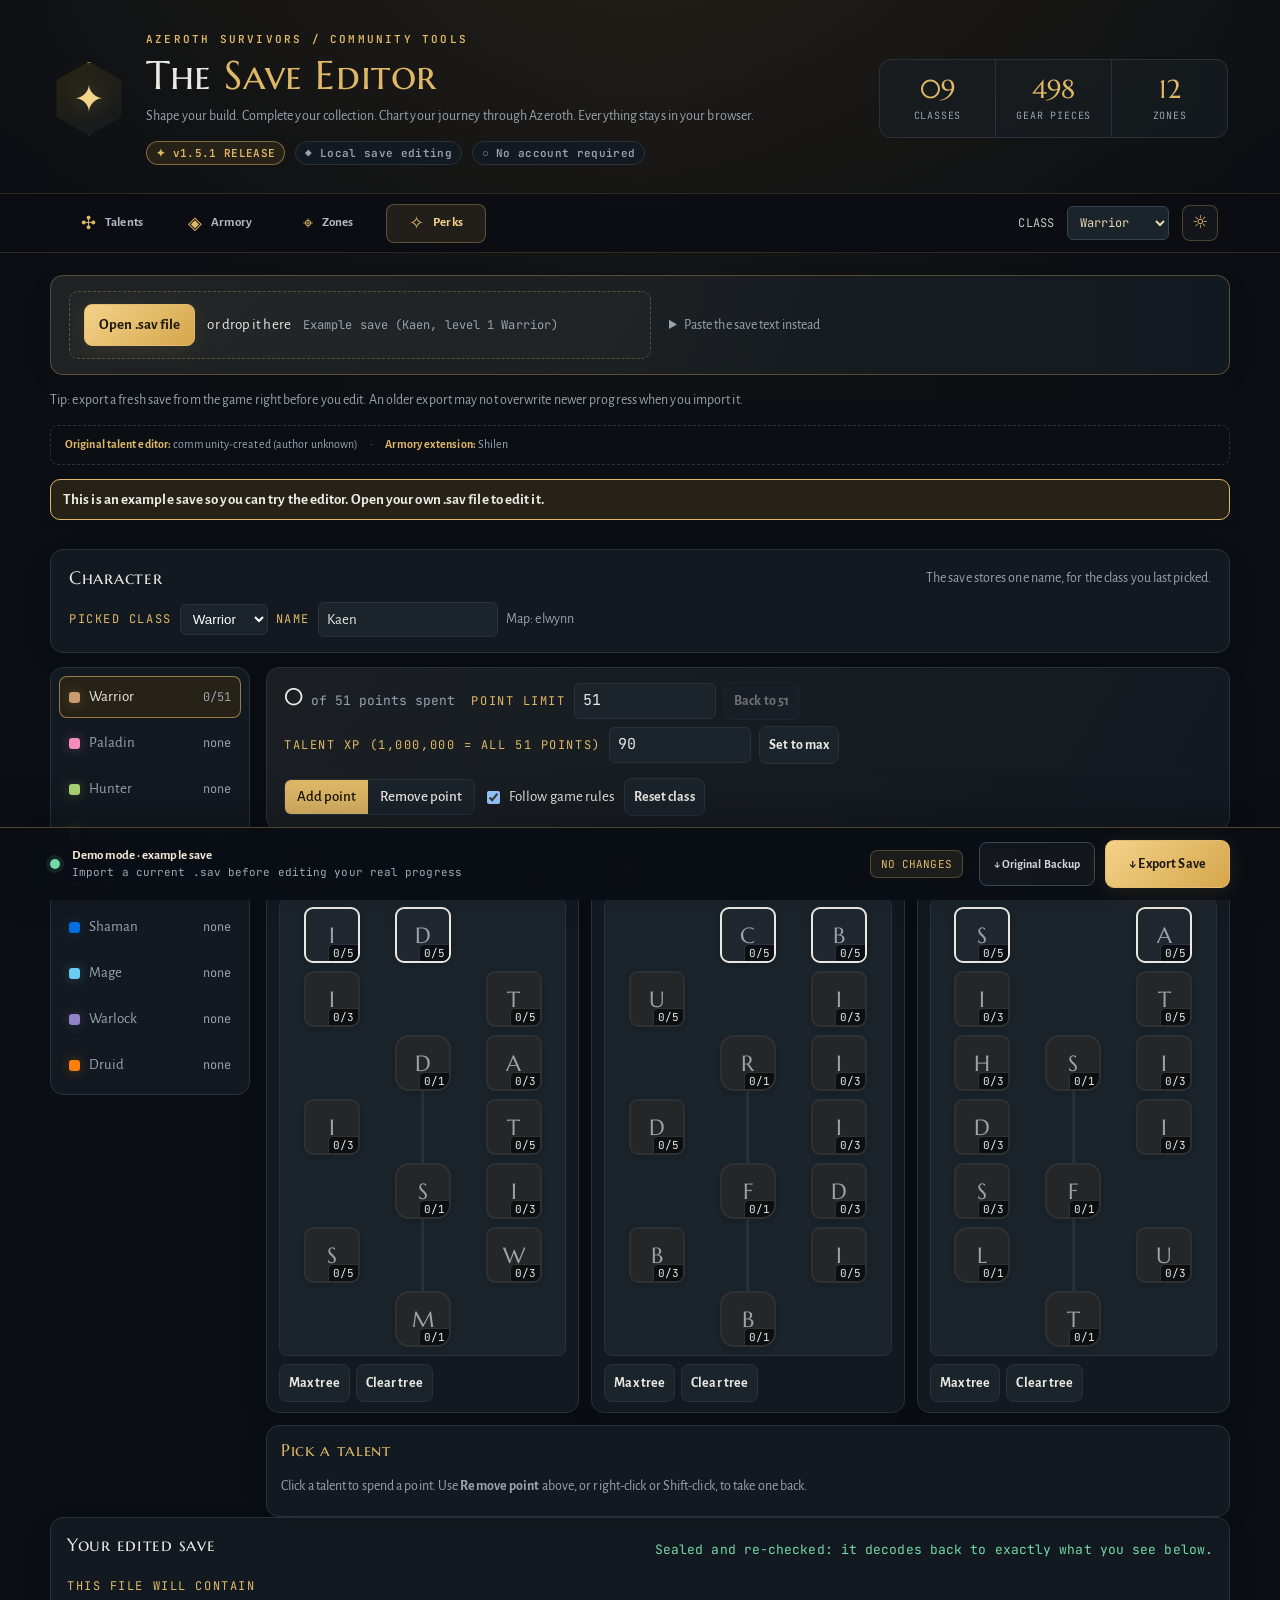
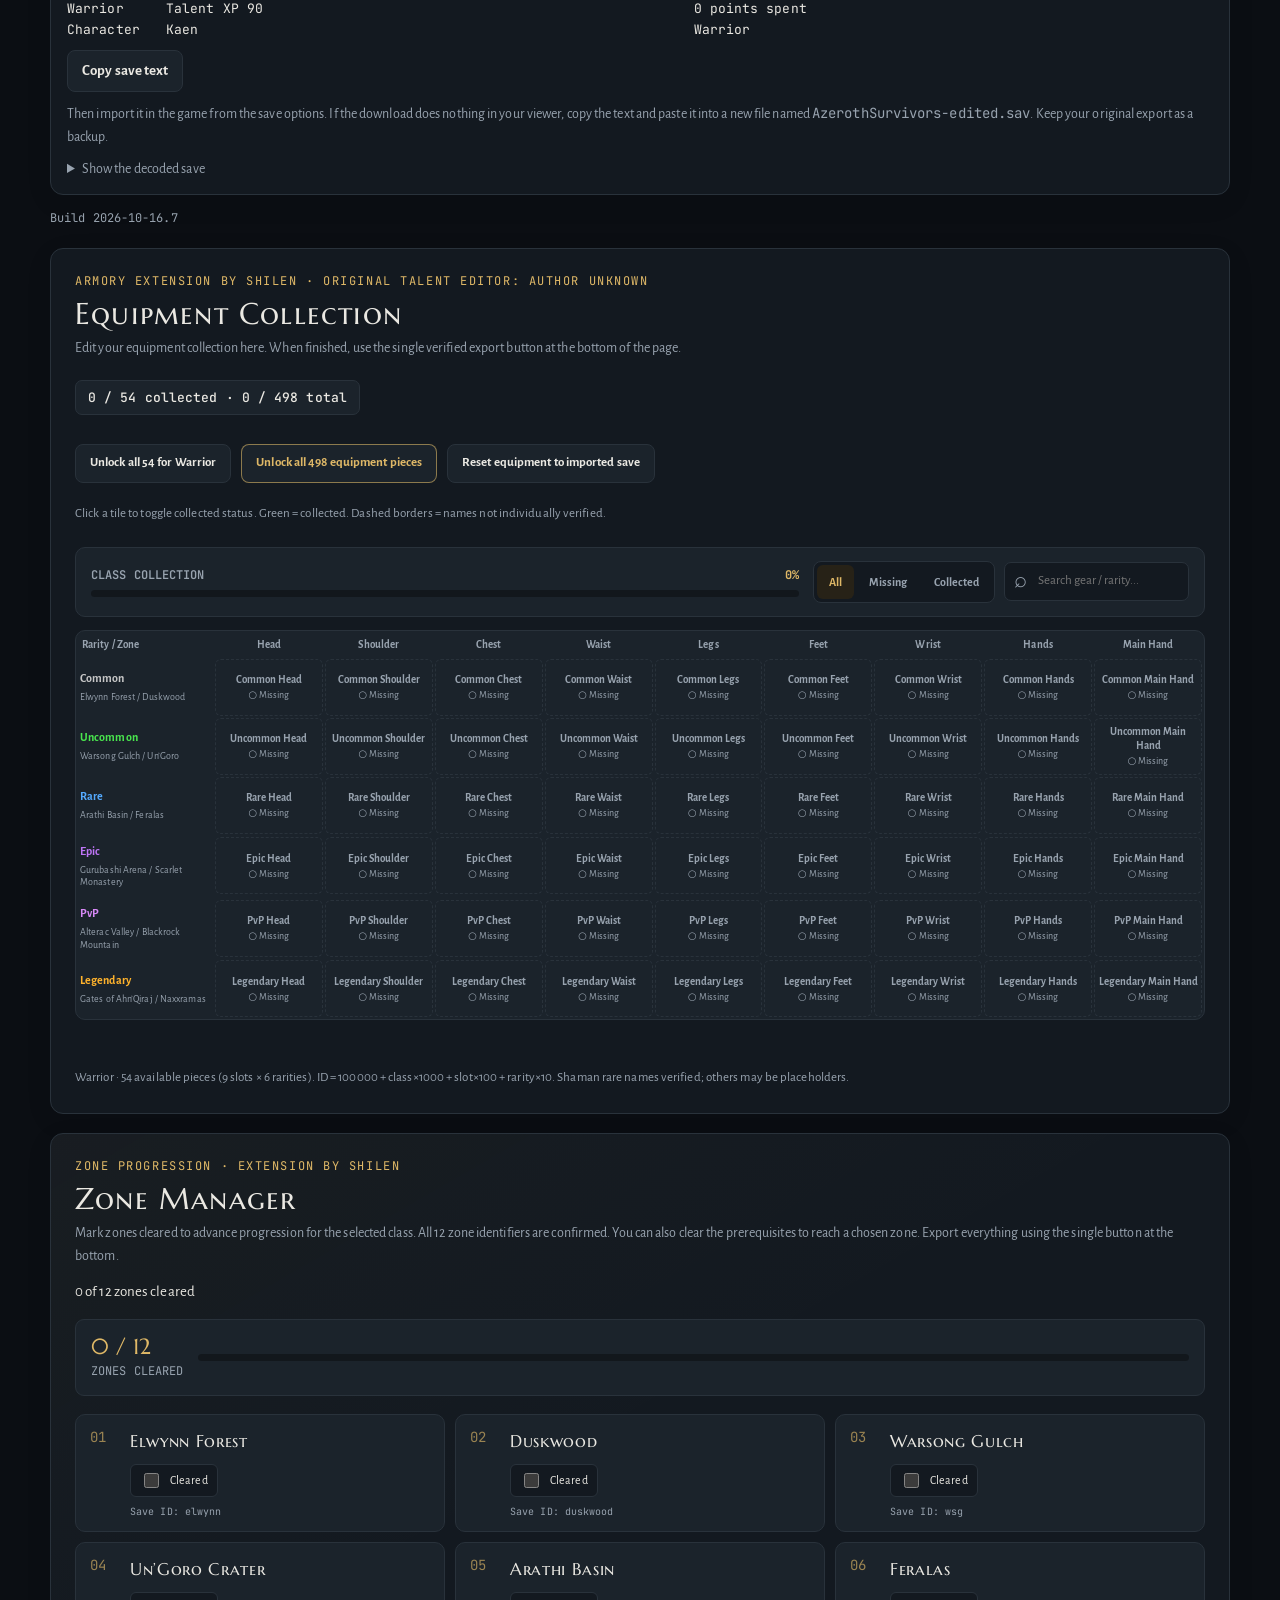
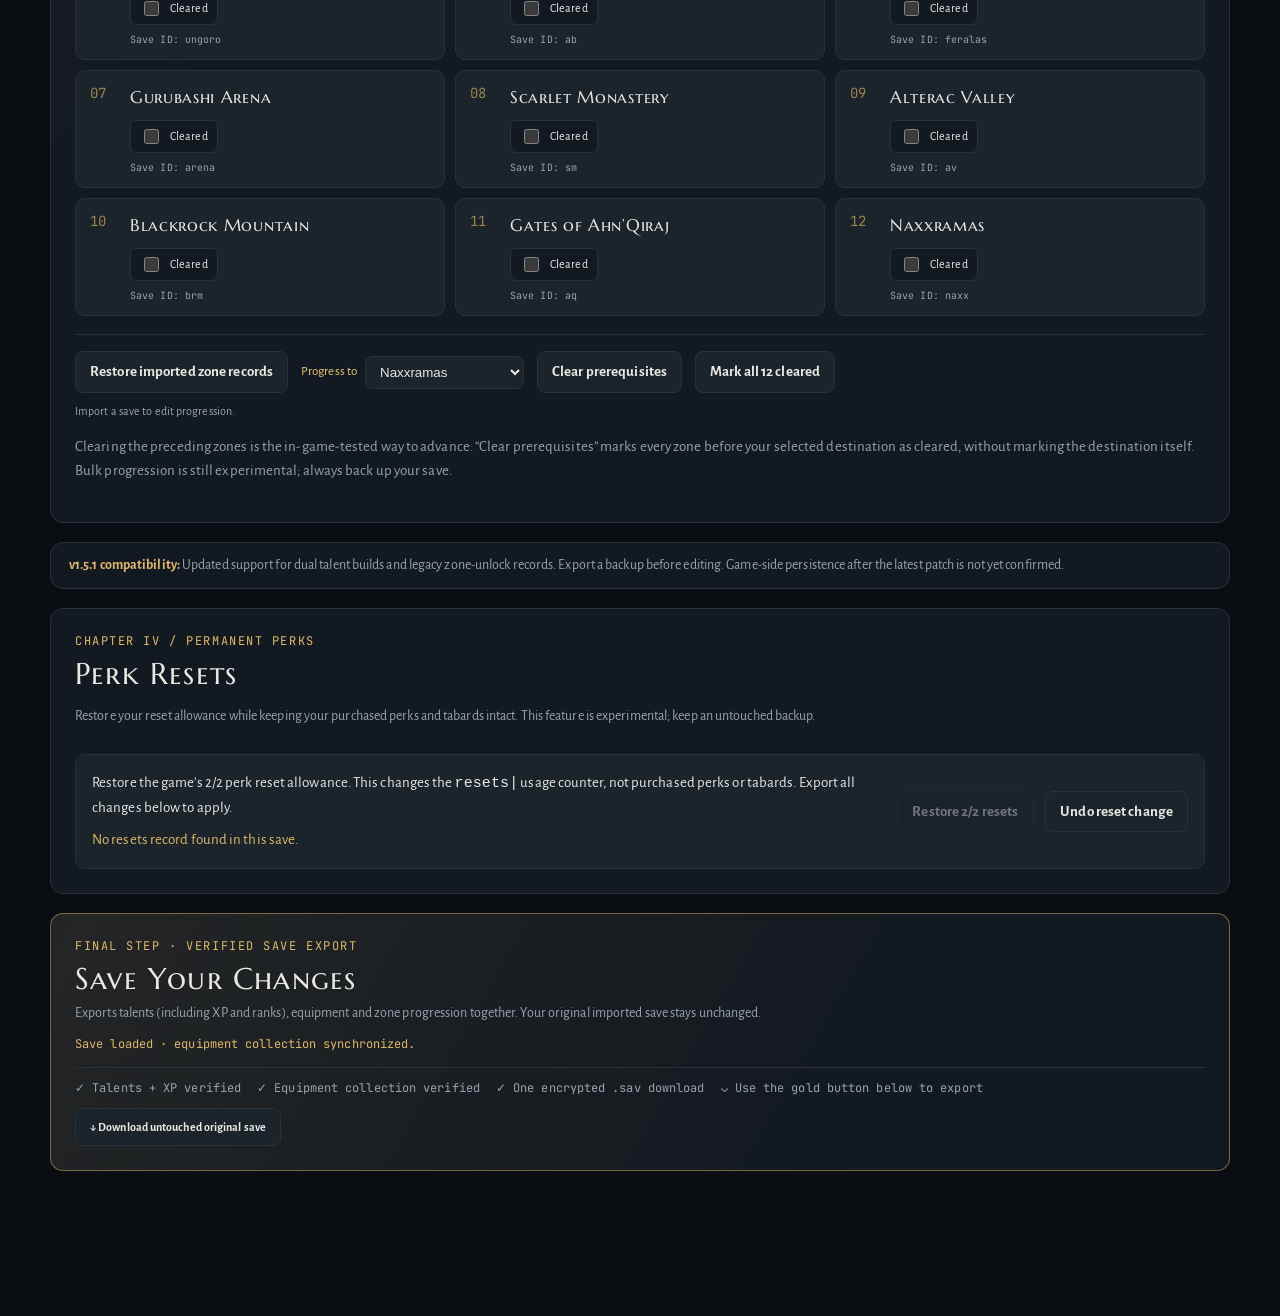
<file: releases/v1.5.1.html>
<!DOCTYPE html>
<html lang="en" data-theme="dark">
<head>
<meta charset="utf-8">
<meta name="viewport" content="width=device-width, initial-scale=1">
<title>Azeroth Survivors Save Editor v1.5.1 | Shilen</title>
<meta name="description" content="Azeroth Survivors Save Editor v1.5.1: edit talent trees, collect 498 equipment pieces, manage zone progress and perk resets. Runs locally in your browser.">
<meta name="theme-color" content="#0d1118">
<link rel="preconnect" href="https://fonts.googleapis.com">
<link rel="stylesheet" href="https://fonts.googleapis.com/css2?family=Marcellus+SC&family=Alegreya+Sans:wght@400;500;700&family=JetBrains+Mono:wght@400;500&display=swap">
<style>:root{--bg:#e9ebef;--panel:#f7f8fa;--panel2:#eceef2;--line:#cfd3db;--fg:#1b1e24;--mute:#5d6472;--accent:#8a5a0c;--accent-ink:#ffffff;--accent-soft:#f0e2c4;--good:#1f7a4a;--bad:#b3341f;--tile:#d9dce3;--display:"Marcellus SC","Trajan Pro",Georgia,serif;--body:"Alegreya Sans","Segoe UI",system-ui,sans-serif;--mono:"JetBrains Mono",ui-monospace,Consolas,monospace}@media (prefers-color-scheme:dark){:root:not([data-theme=light]){--bg:#0c0e11;--panel:#14171c;--panel2:#1a1e25;--line:#2b313b;--fg:#e8e4da;--mute:#8d94a1;--accent:#e0ac4a;--accent-ink:#1a1204;--accent-soft:#2b2312;--good:#6fcf97;--bad:#ff8a73;--tile:#222831;color-scheme:dark}}:root[data-theme=dark]{--bg:#0c0e11;--panel:#14171c;--panel2:#1a1e25;--line:#2b313b;--fg:#e8e4da;--mute:#8d94a1;--accent:#e0ac4a;--accent-ink:#1a1204;--accent-soft:#2b2312;--good:#6fcf97;--bad:#ff8a73;--tile:#222831;color-scheme:dark}*{box-sizing:border-box}body{background:var(--bg);color:var(--fg);font:16px/1.45 var(--body);padding-block:20px 48px;padding-left:max(16px,env(safe-area-inset-left,0px));padding-right:max(16px,env(safe-area-inset-right,0px))}.wrap{max-width:1180px;margin:0 auto;display:grid;gap:16px}h1,h2,h3{font-family:var(--display);font-weight:400;letter-spacing:.04em;margin:0;text-wrap:balance}h1{font-size:clamp(26px,4vw,38px);color:var(--accent)}h2{font-size:18px}.sub{color:var(--mute);margin:4px 0 0;max-width:62ch}button,input,textarea{font:inherit;color:inherit}button{cursor:pointer}:focus-visible{outline:2px solid var(--accent);outline-offset:2px}.btn{background:var(--panel2);border:1px solid var(--line);border-radius:6px;padding:7px 12px;font-weight:500}.btn:hover{border-color:var(--accent)}.btn.primary{background:var(--accent);color:var(--accent-ink);border-color:var(--accent)}.btn.small{padding:4px 9px;font-size:14px}.btn[disabled]{opacity:.45;cursor:not-allowed}.panel{background:var(--panel);border:1px solid var(--line);border-radius:10px}.head{display:flex;flex-wrap:wrap;gap:12px 20px;align-items:flex-end;justify-content:space-between}.tag{font:12px var(--mono);color:var(--mute);letter-spacing:.06em;text-transform:uppercase}.load{padding:14px 16px;display:flex;flex-wrap:wrap;gap:12px;align-items:center}.drop{flex:1 1 320px;min-width:0;border:1.5px dashed var(--line);border-radius:8px;padding:12px 14px;display:flex;gap:12px;align-items:center;flex-wrap:wrap}.drop.over{border-color:var(--accent);background:var(--accent-soft)}.drop b{font-weight:700}.file-name{font:13px var(--mono);color:var(--mute);overflow-wrap:anywhere}#msg{position:sticky;top:8px;z-index:10}.notice{padding:9px 12px;border-radius:8px;border:1px solid var(--line);background:var(--panel2);font-size:15px}.notice.warn{border-color:var(--accent);background:var(--accent-soft)}.notice.err{border-color:var(--bad);color:var(--bad)}details.paste summary{cursor:pointer;color:var(--mute);font-size:14px}textarea.mono{width:100%;min-height:90px;background:var(--panel2);border:1px solid var(--line);border-radius:8px;padding:8px;font:12px/1.4 var(--mono);resize:vertical}.editor{display:grid;grid-template-columns:200px minmax(0,1fr);gap:16px;align-items:start}.rail{padding:8px;display:grid;gap:4px;position:sticky;top:12px}.cls{display:flex;align-items:center;gap:9px;width:100%;text-align:left;background:0 0;border:1px solid transparent;border-radius:7px;padding:8px 9px}.cls:hover{background:var(--panel2)}.cls[aria-pressed=true]{background:var(--panel2);border-color:var(--accent)}.cls i{width:11px;height:11px;border-radius:3px;flex:none;background:var(--c)}.cls .n{flex:1;min-width:0}.cls .pts{font:12px var(--mono);color:var(--mute)}.cls.absent .n{color:var(--mute)}.main{display:grid;gap:12px;min-width:0}.bar{padding:12px 14px;display:flex;flex-wrap:wrap;gap:10px 18px;align-items:center;justify-content:space-between}.bar .l{display:flex;flex-wrap:wrap;gap:6px 16px;align-items:baseline}.spent{font:500 24px var(--display);letter-spacing:.03em}.spent small{font:13px var(--mono);color:var(--mute);letter-spacing:0}.xp{display:flex;gap:8px;align-items:center}.xp input[type=number]{width:9.5em;background:var(--panel2);border:1px solid var(--line);border-radius:6px;padding:6px 8px;font-family:var(--mono);font-variant-numeric:tabular-nums}.ctl{display:flex;flex-wrap:wrap;gap:8px;align-items:center}.seg{display:inline-flex;border:1px solid var(--line);border-radius:7px;overflow:hidden}.seg button{border:0;border-radius:0;background:var(--panel2);padding:6px 12px;font-weight:500}.seg button[aria-pressed=true]{background:var(--accent);color:var(--accent-ink)}label.chk{display:inline-flex;gap:6px;align-items:center;font-size:15px}.trees{display:grid;grid-template-columns:repeat(3,minmax(0,1fr));gap:12px}.tree{padding:12px 12px 10px;min-width:0}.tree header{display:flex;justify-content:space-between;align-items:baseline;gap:8px;margin-bottom:8px}.tree header .p{font:13px var(--mono);color:var(--mute)}.grid{position:relative;display:grid;grid-template-columns:repeat(3,1fr);grid-template-rows:repeat(7,minmax(64px,1fr));justify-items:center;align-items:center;background:var(--panel2);border:1px solid var(--line);border-radius:8px;padding:4px 6px}.grid svg{position:absolute;inset:0;width:100%;height:100%;pointer-events:none}.grid svg line{stroke:var(--line);stroke-width:3;vector-effect:non-scaling-stroke}.grid svg line.on{stroke:var(--good)}.t{position:relative;width:min(100%,56px);aspect-ratio:1;border-radius:9px;border:2px solid var(--line);background:var(--tile);padding:0;overflow:hidden;display:grid;place-items:center}.t img{width:100%;height:100%;display:block;object-fit:cover;opacity:.55}.t .ch{position:absolute;inset:0;display:grid;place-items:center;font:500 22px var(--display);color:var(--mute)}.t .rk{position:absolute;right:0;bottom:0;background:var(--bg);color:var(--fg);font:11px var(--mono);padding:1px 4px;border-top-left-radius:5px;border-top:1px solid var(--line);border-left:1px solid var(--line)}.t.open{border-color:var(--fg)}.t.open img{opacity:1}.t.part{border-color:var(--good)}.t.part img{opacity:1}.t.part .rk{color:var(--good)}.t.full{border-color:var(--accent)}.t.full img{opacity:1}.t.full .rk{color:var(--accent)}.t.lock{filter:saturate(.3)}.t.mile{border-radius:14px}.t.sel{outline:2px solid var(--accent);outline-offset:2px}.t:hover{transform:translateY(-1px)}.tree .acts{display:flex;gap:6px;margin-top:8px}.detail{padding:12px 14px;min-height:92px;display:grid;gap:2px}.detail h3{font-size:17px;color:var(--accent)}.detail .m{font:12px var(--mono);color:var(--mute)}.detail .need{color:var(--bad);font-size:14px}.detail p{margin:2px 0 0;max-width:80ch}.out{padding:14px 16px;display:grid;gap:10px}.out .row{display:flex;flex-wrap:wrap;gap:8px;align-items:center}.ver{font:13px var(--mono);color:var(--good)}.ver.bad{color:var(--bad)}.hint{color:var(--mute);font-size:14px;margin:0}pre.plain{margin:0;max-height:220px;overflow:auto;background:var(--panel2);border:1px solid var(--line);border-radius:8px;padding:10px;font:12px/1.5 var(--mono);white-space:pre}.empty{padding:28px 16px;text-align:center;color:var(--mute)}@media (max-width:900px){.editor{grid-template-columns:minmax(0,1fr)}.rail{position:static;grid-template-columns:repeat(3,minmax(0,1fr))}.trees{grid-template-columns:minmax(0,1fr)}.grid{max-width:420px;margin:0 auto}}@media (max-width:520px){.rail{grid-template-columns:repeat(2,minmax(0,1fr))}}@media (prefers-reduced-motion:reduce){.t:hover{transform:none}}.srow{display:grid;grid-template-columns:7em 1fr 1fr;gap:8px;font:13px var(--mono);padding:2px 0}.out input[type=text],.out select{background:var(--panel2);border:1px solid var(--line);border-radius:6px;padding:6px 8px}.out input[type=text]{width:12em}</style>
</head>
<body>
<div class="wrap"><div class="head"><div><div class="tag">Azeroth Survivors · Offline Save Utility</div><h1>Survivors Save Editor</h1><p class="sub">Edit talents in the original tree view and unlock equipment below. Both changes can be exported together. Everything runs locally in your browser.</p></div></div><section class="panel load" aria-label="Open a save"><div class="drop" id="drop"><input type="file" id="file" accept=".sav,.txt,text/plain" hidden><button class="btn primary" id="pick" type="button">Open .sav file</button><span>or drop it here</span><span class="file-name" id="fname"></span></div><details class="paste" style="flex:1 1 280px;min-width:0"><summary>Paste the save text instead</summary><textarea class="mono" id="paste" placeholder="RSE1:…" spellcheck="false"></textarea><button class="btn small" id="usePaste" type="button" style="margin-top:6px">Load pasted text</button></details></section><p class="hint" style="margin:0">Tip: export a fresh save from the game right before you edit. An older export may not overwrite newer progress when you import it.</p><div class="editor-credits" aria-label="Editor credits"><span><strong>Original talent editor:</strong> community-created (author unknown)</span><span class="credits-sep" aria-hidden="true">·</span><span><strong>Armory extension:</strong> Shilen</span></div><div id="msg" role="status"></div><section class="panel out" id="char" aria-label="Character"></section><div id="app"></div><p class="hint" style="margin:0;font-family:var(--mono);font-size:12px">Build <span id="build"></span></p></div><script>const _0x17f9ca=_0x1974;(function(_0x55c301,_0xd209da){const _0x425409=_0x1974,_0x2945e2=_0x55c301();while(!![]){try{const _0xf15ac=parseInt(_0x425409(0x451,'cZDT'))/0x1+-parseInt(_0x425409(0x222,'RJpd'))/0x2+parseInt(_0x425409(0x269,'BP5J'))/0x3*(-parseInt(_0x425409(0x270,'rW!1'))/0x4)+parseInt(_0x425409(0x475,'rO%*'))/0x5+-parseInt(_0x425409(0x2c6,'nI%N'))/0x6+-parseInt(_0x425409(0x2a2,'BP5J'))/0x7+parseInt(_0x425409(0x249,'#1xg'))/0x8*(parseInt(_0x425409(0x2e7,'d5Tt'))/0x9);if(_0xf15ac===_0xd209da)break;else _0x2945e2['push'](_0x2945e2['shift']());}catch(_0x20805d){_0x2945e2['push'](_0x2945e2['shift']());}}}(_0x3aec,0x87ec6));const A=JSON[_0x17f9ca(0x3c6,'cZDT')]((function(){const _0x1b3589=_0x17f9ca;var _0x402bdc,_0x229973=atob(_0x1b3589(0x480,'xSNF')),_0x228b6a=new Uint8Array(_0x229973[_0x1b3589(0x30e,'EFCi')]);for(_0x402bdc=0x0;_0x402bdc<_0x229973[_0x1b3589(0x213,'0Cy6')];_0x402bdc++)_0x228b6a[_0x402bdc]=_0x229973[_0x1b3589(0x431,'EFCi')](_0x402bdc)^_0x1b3589(0x29a,'i24B')[_0x1b3589(0x3b9,'cZDT')](_0x402bdc%0x14);return new TextDecoder()[_0x1b3589(0x2c1,')T#J')](_0x228b6a);}())),B=_0x17f9ca(0x42e,'qsBF');function Q(_0x5504d0){const _0x57334f=_0x17f9ca,_0x4e37a6=new Uint8Array(_0x5504d0[_0x57334f(0x3f4,'%Fqf')]/0x2);for(let _0x36447a=0x0;_0x36447a<_0x4e37a6[_0x57334f(0x2be,')T#J')];_0x36447a++)_0x4e37a6[_0x36447a]=parseInt(_0x5504d0[_0x57334f(0x29f,'wrwY')](0x2*_0x36447a,0x2),0x10);return _0x4e37a6;}const E=Q(B);function F(_0x15ff21){const _0x53e5f8=_0x17f9ca,_0x691683=_0x15ff21[_0x53e5f8(0x391,'cZDT')],_0x295553=_0x691683+0x9+0x3f>>0x6<<0x6,_0x37245c=new Uint8Array(_0x295553);_0x37245c[_0x53e5f8(0x225,'[Q1X')](_0x15ff21),_0x37245c[_0x691683]=0x80;const _0x2f9c8a=new DataView(_0x37245c[_0x53e5f8(0x425,'%Fqf')]);_0x2f9c8a[_0x53e5f8(0x29c,'OD75')](_0x295553-0x8,Math[_0x53e5f8(0x1cf,'d5Tt')](0x8*_0x691683/0x100000000)),_0x2f9c8a[_0x53e5f8(0x241,'XfbC')](_0x295553-0x4,0x8*_0x691683>>>0x0);const _0x53d746=(_0x38bb0a,_0x27ea26)=>_0x38bb0a<<_0x27ea26|_0x38bb0a>>>0x20-_0x27ea26;let _0x3c1497=[0x67452301,0xefcdab89,0x98badcfe,0x10325476,0xc3d2e1f0][_0x53e5f8(0x3cc,'*)cm')](_0x3bd8ca=>0x0|_0x3bd8ca);const _0x3a590c=new Int32Array(0x50);for(let _0x274044=0x0;_0x274044<_0x295553;_0x274044+=0x40){for(let _0x3b255a=0x0;_0x3b255a<0x10;_0x3b255a++)_0x3a590c[_0x3b255a]=_0x2f9c8a[_0x53e5f8(0x465,'f!SU')](_0x274044+0x4*_0x3b255a);for(let _0x5034d5=0x10;_0x5034d5<0x50;_0x5034d5++)_0x3a590c[_0x5034d5]=_0x53d746(_0x3a590c[_0x5034d5-0x3]^_0x3a590c[_0x5034d5-0x8]^_0x3a590c[_0x5034d5-0xe]^_0x3a590c[_0x5034d5-0x10],0x1);let _0x2c1a83=_0x3c1497[0x0],_0x3590e1=_0x3c1497[0x1],_0x2d0b14=_0x3c1497[0x2],_0x45849c=_0x3c1497[0x3],_0x48afa7=_0x3c1497[0x4];for(let _0xbff158=0x0;_0xbff158<0x50;_0xbff158++){let _0x2e7fb1,_0x599758;_0xbff158<0x14?(_0x2e7fb1=_0x3590e1&_0x2d0b14|~_0x3590e1&_0x45849c,_0x599758=0x5a827999):_0xbff158<0x28?(_0x2e7fb1=_0x3590e1^_0x2d0b14^_0x45849c,_0x599758=0x6ed9eba1):_0xbff158<0x3c?(_0x2e7fb1=_0x3590e1&_0x2d0b14|_0x3590e1&_0x45849c|_0x2d0b14&_0x45849c,_0x599758=-0x70e44324):(_0x2e7fb1=_0x3590e1^_0x2d0b14^_0x45849c,_0x599758=-0x359d3e2a);const _0x3c46b8=_0x53d746(_0x2c1a83,0x5)+_0x2e7fb1+_0x48afa7+_0x599758+_0x3a590c[_0xbff158]|0x0;_0x48afa7=_0x45849c,_0x45849c=_0x2d0b14,_0x2d0b14=_0x53d746(_0x3590e1,0x1e),_0x3590e1=_0x2c1a83,_0x2c1a83=_0x3c46b8;}_0x3c1497=[_0x3c1497[0x0]+_0x2c1a83|0x0,_0x3c1497[0x1]+_0x3590e1|0x0,_0x3c1497[0x2]+_0x2d0b14|0x0,_0x3c1497[0x3]+_0x45849c|0x0,_0x3c1497[0x4]+_0x48afa7|0x0];}const _0x5d9726=new Uint8Array(0x14),_0x310c3d=new DataView(_0x5d9726[_0x53e5f8(0x2af,'0Cy6')]);return _0x3c1497[_0x53e5f8(0x1d5,'BP5J')]((_0x1dc424,_0x12f6c5)=>_0x310c3d[_0x53e5f8(0x3d9,'CO]s')](0x4*_0x12f6c5,_0x1dc424)),_0x5d9726;}function U(..._0x32aed6){const _0x181ced=_0x17f9ca;let _0x39e289=0x0;for(const _0x153cd5 of _0x32aed6)_0x39e289+=_0x153cd5[_0x181ced(0x1fa,'XfbC')];const _0x5d6f22=new Uint8Array(_0x39e289);let _0x1b83bc=0x0;for(const _0x1b93dc of _0x32aed6)_0x5d6f22[_0x181ced(0x444,'fIBH')](_0x1b93dc,_0x1b83bc),_0x1b83bc+=_0x1b93dc[_0x181ced(0x2d3,'RJpd')];return _0x5d6f22;}function _0x1974(_0x51ce1f,_0x340c73){_0x51ce1f=_0x51ce1f-0x1c0;const _0x3aec9f=_0x3aec();let _0x1974e7=_0x3aec9f[_0x51ce1f];if(_0x1974['BNTIUE']===undefined){var _0x353ca5=function(_0x22b4f2){const _0x6f995a='abcdefghijklmnopqrstuvwxyzABCDEFGHIJKLMNOPQRSTUVWXYZ0123456789+/=';let _0x402bdc='',_0x229973='';for(let _0x228b6a=0x0,_0x5504d0,_0x4e37a6,_0x36447a=0x0;_0x4e37a6=_0x22b4f2['charAt'](_0x36447a++);~_0x4e37a6&&(_0x5504d0=_0x228b6a%0x4?_0x5504d0*0x40+_0x4e37a6:_0x4e37a6,_0x228b6a++%0x4)?_0x402bdc+=String['fromCharCode'](0xff&_0x5504d0>>(-0x2*_0x228b6a&0x6)):0x0){_0x4e37a6=_0x6f995a['indexOf'](_0x4e37a6);}for(let _0x15ff21=0x0,_0x691683=_0x402bdc['length'];_0x15ff21<_0x691683;_0x15ff21++){_0x229973+='%'+('00'+_0x402bdc['charCodeAt'](_0x15ff21)['toString'](0x10))['slice'](-0x2);}return decodeURIComponent(_0x229973);};const _0x18a020=function(_0x295553,_0x37245c){let _0x2f9c8a=[],_0x53d746=0x0,_0x3c1497,_0x3a590c='';_0x295553=_0x353ca5(_0x295553);let _0x5d9726;for(_0x5d9726=0x0;_0x5d9726<0x100;_0x5d9726++){_0x2f9c8a[_0x5d9726]=_0x5d9726;}for(_0x5d9726=0x0;_0x5d9726<0x100;_0x5d9726++){_0x53d746=(_0x53d746+_0x2f9c8a[_0x5d9726]+_0x37245c['charCodeAt'](_0x5d9726%_0x37245c['length']))%0x100,_0x3c1497=_0x2f9c8a[_0x5d9726],_0x2f9c8a[_0x5d9726]=_0x2f9c8a[_0x53d746],_0x2f9c8a[_0x53d746]=_0x3c1497;}_0x5d9726=0x0,_0x53d746=0x0;for(let _0x310c3d=0x0;_0x310c3d<_0x295553['length'];_0x310c3d++){_0x5d9726=(_0x5d9726+0x1)%0x100,_0x53d746=(_0x53d746+_0x2f9c8a[_0x5d9726])%0x100,_0x3c1497=_0x2f9c8a[_0x5d9726],_0x2f9c8a[_0x5d9726]=_0x2f9c8a[_0x53d746],_0x2f9c8a[_0x53d746]=_0x3c1497,_0x3a590c+=String['fromCharCode'](_0x295553['charCodeAt'](_0x310c3d)^_0x2f9c8a[(_0x2f9c8a[_0x5d9726]+_0x2f9c8a[_0x53d746])%0x100]);}return _0x3a590c;};_0x1974['eDYSML']=_0x18a020,_0x1974['ZGDUZb']={},_0x1974['BNTIUE']=!![];}const _0x49900d=_0x3aec9f[0x0];_0x1974['FbeJkM']!==_0x49900d&&(_0x1974['ZGDUZb']={},_0x1974['FbeJkM']=_0x49900d);const _0x277674=_0x1974['ZGDUZb'][_0x51ce1f];return _0x277674===undefined?(_0x1974['eCCgXU']===undefined&&(_0x1974['eCCgXU']=!![]),_0x1974e7=_0x1974['eDYSML'](_0x1974e7,_0x340c73),_0x1974['ZGDUZb'][_0x51ce1f]=_0x1974e7):_0x1974e7=_0x277674,_0x1974e7;}function R(_0x518e61){const _0x2add5a=_0x17f9ca,_0x27b5f9=new Uint8Array(0x40),_0x44dfed=new Uint8Array(0x40);for(let _0x45d269=0x0;_0x45d269<0x40;_0x45d269++){const _0x203eea=_0x45d269<E[_0x2add5a(0x1da,'IYEB')]?E[_0x45d269]:0x0;_0x27b5f9[_0x45d269]=0x36^_0x203eea,_0x44dfed[_0x45d269]=0x5c^_0x203eea;}return F(U(_0x44dfed,F(U(_0x27b5f9,_0x518e61))));}const g=_0x60614d=>{const _0x50fde0=_0x17f9ca,_0x353692=new Uint8Array(_0x60614d[_0x50fde0(0x37a,'fIBH')]);for(let _0x290f0a=0x0;_0x290f0a<_0x60614d[_0x50fde0(0x1da,'IYEB')];_0x290f0a++)_0x353692[_0x290f0a]=0xff&_0x60614d[_0x50fde0(0x3d0,'[Q1X')](_0x290f0a);return _0x353692;},D=_0x2b08b1=>{const _0x28ec4a=_0x17f9ca;let _0x339324='';for(let _0x196053=0x0;_0x196053<_0x2b08b1[_0x28ec4a(0x3f4,'%Fqf')];_0x196053+=0x2000)_0x339324+=String[_0x28ec4a(0x26e,'fIBH')][_0x28ec4a(0x244,'0Cy6')](null,_0x2b08b1[_0x28ec4a(0x3b6,'EFCi')](_0x196053,_0x196053+0x2000));return _0x339324;};function w(_0x59f04c){const _0x9030be=_0x17f9ca,_0x4ea5cd=new Uint8Array(0x8);let _0x586f26=_0x59f04c;for(let _0x487ef7=0x0;_0x487ef7<0x8;_0x487ef7++)_0x4ea5cd[_0x487ef7]=_0x586f26%0x100,_0x586f26=Math[_0x9030be(0x433,'BP5J')](_0x586f26/0x100);return _0x4ea5cd;}function _0x3aec(){const _0x17591a=['tdvxW5D2WOq','WRX6n8oaWORdQ1i','WPxcIXxcHCoNa8oclmkI','W60Xnmk+gq','cCkubG','lCkCeCkHymkRW4xdV8kDW47cGCk1W7JcVSoXW4GmimkvzW','gwJdMteSW7BdOHVcMxddTmoaW7NdSHi2AWXclCoT','W6jBWPZcJWNcSrZcMSkJW4G','WR4UpSo3','WO0oWOBdLbBdHge','ACogqG/dRq1T','WQ1UW4fQW7DR','Etnq','WQZdTmkCg33cNe0','W4RcRCkVWPr2WQHXW4hcPh4','W4ZcP8kcWP9uWRPjW4hcJ37dLh/cM8oz','WO07W5nBW6xcIq','DmkuW4FcS8kk','mw1bW5yfqmoq','qYvl','kmkdgmk2E8k6','AmogxG','WRRcGSoZW7vMrq','W6uGW4K','WOJdOb3cJbG','dqFcImoQsCo5xLFcMt7cJqRdGmkoWQGAWR9xfCoRW5BcUZ8Q','x8ohd00iW6RdRq','WQxcIt5uvMJdJIy7W53cLtxdUSoBDmk4','aa3dKmkOeW','W5VcVCk8','pCojsSoIcCkdWPjlWOfcW6NdVtm7dKtcISkJdq','uJfxW5TX','W7eNEa','W5BdJmouWPea','paJcGSoGvCoUgW','m2LF','WO7cU8k+WQjD','WQbMldm','W6ZdVSkAbh0','ftvlWQDSW5G','BIDqWPLtEq','WPldQb/cNdjR','W64yWPtcNsBcTfdcMSo/W4FcNmkeWQhdMW','xXKKW7/dH3NdR1/cQCkLW4i','cCo3W4RcSSkeWORdPmod','ysPCW4jTWPJdVetdQSkstCoLW4NcKSkJWOFcGICWmG','[base64]/dSMi5gYNcQIXxpY7dUvWSWQu9W6FdT3/dPJDiWP8AW4NdJSocWRjODYWHW5NdIqXnnGv6WP/dPvfrvSkKx8kBj0ldR2GuoXXNW6RcUCoYD8odWRaAWOyWW6VcNmoAA8oMsCkjnXVdUmoxW5LGWOxcKmk5vW5eyCooqftdRvygW7tdNCkvWRhcQapdGhLUcxFdIwBcJSoDW6S','WQpcSthcLSo9sW','kq/cH8oKrmoHdq','rCktwCkQvSkSWOvrWRK2W48','f8ohhSoZfCkpWOG','WOpdNCorWOCo','W63cLSo4W7f4','tGGMW67dMG','EwHeW4vlv8opW6JcPmk4WPjBW649aCoHWQzLW7ySeCopWPtcLmkMW6ZcUfZcVSkWW5JcImoXDrWPW4NcP1aJW4xcLmkRxWRdM8kuWOOGW5JdL0hcGSoCfSk4WRVcKKD3umkFjqnBeHFdPh/dRw40pCoQW6jogCouW7dcRdddGL/[base64]/ne1xW7BcV8oJW7C6WOFcGmk3e0PVWQ/dUmkyW7GOF8o3aHLXW5D6E2VcT2SlW5tcHCkAW4NcJbNdKSoMeuldUSklWOZdI8oEsCkWyNJdNSoFWP1IW5pcUSkaoG','qCoqW55AamkvW7ldU0FcTwzRuSootsG','umojemk6ECoHWPhcG8kmW5xcGCoIWRlcOSoMW5HwoSkBF8kkmgVcPCkMCMFcKSk9WRlcQSk8qSkyWPm/Fc5fWQlcJSoqW67dJSkMDSolutn0WQX+W5pdUmkTDmkveq','WRZcTfFcOL0','amkdgSk0E8k3','W700kG','WQixwq','WO0MWQFdNIWsW4bovIFcUmopWQ/dQmk/W7NdMCoRF8oHELlcM8oZWRDsWQH0WPX+u8kDlCkaWPn3W7u4e8omfLhcNNq','b8odeSoMjCkfWPjlWPCmW6K','WRVcQeFcVKLP','hHmfWR0QW5dcUmkAW5nKlSow','W48NrsJcICo+hSkyWRy','WQJcGaBcTmoNtCoE','vIzkc2PyW53cGCokW6JdTCku','i1vaWPJdNq','i2vbW4CorG','zqlcJCo5b8oUeM7cUM3dH0NdG8opWRqEWROebmo9WPpcQNi0e8kOmuldSLxcUh/dIG5oyW','zq8A','eSocdSoxemkpWPjlWR4lW67dPNyNdLS','tCoBW5rW','fmkDtG','AvxcLmoezq','W501wdpdP8kfsCkHWQRcN8ohvNf+','WORdOapcNHH5','WQJcVKu','WRXHk8kJcbf7mSkvW5FdUCkbW6XQWROyW6u7','usvBdxW','W7iKnSkWgqK','W4m1Fti','cCkggHPBWRW','WOOPythdQCkfv8k9','WRBcVLRcSfPV','cItdKSkKW53cGmk3','W5uHtIhcLW','dq7cJCo8b8oKds/cQhddMG7dI8opWRClWRPbumo8WPFcUtuQxmkVDfRdUuxdQIlcLWHCkCoylSogWRVdPvWjh21NfCo6vKdcJmk6WRFcI8kbFtzsW6OMkvxcKSkAvMXCWR46W6K7iMGmeCohd0PEW4iHtY3cOmoXda','wuvq','qHH/','W67cIX3cGSoNtmoADmoK','e8opWRJcJSoqz8kgW7uGWPhcUq','WRr7nCok','vdfv','WQ11i8oiWP3dVa','WR7cTepcUujOs8oT','ncXsWPK','WQldVCkag3NcIfW','q8obW4G','DInmWPLczq','wGGGW7VdMNJdMa','W6eZW4b1W6q7r8kKW6qCbmoHW7JcGW','s8kvvcJcGtvLWOeyW5OnWPhcPwxdLgRdHmkDwWXVWOzjACo7ca0UyqTSnCopCx5qq2pdQHBdHJ7cRW1cD8kEcmo9WOrNWQlcT8klb8oHomk2vGXKW4NcTmkrFSkDBSo4W5qDWQCqW7ydcGa9WONdNx55kCoooYK','WRNcUJpcLSoSD8o9D20','lrtcGCoQACoSe2O','W6jBWPZcJWNcSrZcJCoYWPNdGSok','WQxcGmo0W6iRq8ovEchdQqPjns/cVcevWQS','udjkhNztWOu','W7xcGCoZW7n/sa','WQdcJHNcLa','wJzmWQX9','WRPHiW','WRuxw8kwW5L+','WRP7icSorCkwW55wmSkpWPmCW4q','rJldGW','mw1b','WOxcSMK','rYzChNDeWPdcKq','WQastCk0W4PVieXrWQHtWRhcG0z1Fa','bmoFWRi','W70PoCkLlG4IDCoLWOe','omotuXddUaS','rcjyW5DTWPRdSwu','wmoddW','WRNcRKy','FmkCW53cT8kkf8ow','WQpcPdhcMSoQ','lGFcLSoH','qXXPsmo7WRC','taWL','umoDW5L0','WQdcOs7cMW','BfBcG8oGDLhcTa','W64GkSkKca','s8kqxSkNvCoFW4LLWPmLW5hdTMO','umoadmo0u8oCW4u','rIVdGG','EYjg','A8krW4dcTCkC','WQldUCkd','W5RcVCkKW7i','hmkpf8k4','WPRcS8kOWRfE','W7RcJmo8W6zit8oDFbpdRG','WPPMwdVcNmki','WQmuWPq','W601yZldQmklrmkGW5NcGSogh311rbWeW6FdSay7e3SHWOycvmkFcSkCW5vgW6tdPMFdVSo1WOKQzmkmWP4UW6Dw','AcnsWPjxBSkA','usBdNq','W4eRWRRdIrddOG','a8kquq','uYvB','AmogrIRdOHO7xW','aapdI8kTba','v8kbuJFdJYj6W4ayW5LvW53cUtdcLw3cI8ocyWG4W4LgFSoZcfyYBqnPnCocCJ9awd/cUG/dLwJdTemoESkva8o0WOGHWR7cQSkwuCoQpmk0eqXUW5BdTCkmySkaiSoTW5GFWQvAW4LmbGOGW53cNYS7jmotCtH7WOtdMmkzWP0/W7ZcHmoNWQqehSo1WPpcOdJcKXZcNeHOe1KZr3VcOSkXWRfsfZK4W4rhv8ohWRLWqsfiW4KsWP7cLYT+WQT6WR/cOYhcVmoBpMfBWPGrWRNdHJ1xwCouA8oRDmkW','ha3dK8kM','DaiDW44','zIJdHg92W6RdVWtcJd7cP8ogW7tdV0eXpKDbl8kGW6y+W5dcOG','qZfj','W63cHCoVW7nUva','amodc8o+a8ko','WQ7cULG','W4q7za','WQ3cGbG','W7BdNwGNdtZcKh9gWOldIhy','rvzzW64','W5O2Ft/dOq','W4j9WQldHs5FWQTdsZK','rcpdLuzKWQ/dVX/cThFcP8oxW7ddVqq3','zWqs','mfjmWPuDWQqdW7BcOa3cICo3W5e','sJxcMa','wCohdumv','WPxcIXxcHCoNa8octa','FWRcKmk0','WRhdTSkf','eJvC','WR5OktGfx8kr','jhXDW5yfumoGW6hcVSkNW4S','WQJcIdr2vgu','DCkCW5e','n8kcfCkNBSoYW5NcKCok','eqddJq','W5S1yW','WQtcTs/cLmo7sW','rSoBW4HAf8ktW7q','v8kcwdldHdv9WOup','WRP8nJu','WOv9ltGzc8kwW7TFmCkaWPidWPa+ucJcIdiWWPdcUeJcR8kdWPFdGeuOW5JcKmoQoJO','WRBcUY/cTSo/xmob','cZ9s','W5VcQCk+','i0JdOmk9r0NcMCkabmo7pva/f8ofAmkhk8oDtK9FgcLfACo9kdbdkvTQaCkAW7xdVWxdPSkxWPPIpSk6WPiPt8k9W6XkWODyW5mKcZRdPmk8WPC2aaFdJ2PuereMvJbaWR9KtmkcW4jocfK','dSoeWRdcJ8oN','WQZdTmkAc3m','W4b8WQBdHsn/WPLgwJldRmodWRe','W7dcNrPZg3NcN8kwa8oOpmokWOZdIYxdT0VcHMGfirBcMmkipvdcQYuBkqBcMmo9WRmrmLqHz0FdI8oSW4NdPs/cOSkVW6j/h3NcQemse8oUWPm','eSkFssZdIdn6','w8kfWQtcK8oLnG','sCkeaepcNJy','WQiAwG','WOBcSNDq','gmkhwcW','W67dLK0','W4WMqIm','f2LCW4ycrSogW7RdTW','r8oddu8sW7y','AuZcGW','W5q5W4rUW7e5vSoaW7iBe8oXWRtdN8oPW5lcGSo0WOVdSeRcMCoxWOxcMmo/W6KdW71zaWytzXpdQG','pKrlWP0','smokcKSn','E8kCW5K','W43cJmo4WRrSqCouFhxdQrCelctdUsLEW7GIkCkFgdZdQCorWPDZWQlcTI9MDev5W6BcL8kAWOtcVMT8ECoueCoNhmkevmoYW79Pm8kpWQtdOCkhw0jjwmodW7DVWP5CW77cGeKxuSo1kmkDWQZcNXrTWPPKWPtdN8oWA1VdO3G2AezvWRZdNq7cMJu4WO/dTM/dUCkurW','EuZcKW','x8ohd00iW6RdOG','sIZcG8kJWO4','W6eOW4zOW680xSkf','W6ZcGbzXfsBdNmktgCoTp8ouWP7dNZ/dPKJdIcOhp1xdLCohzbVcV3ewzrFcMCoNW6nsla89E0RdHSkNW4VdPYFcP8k/W70XhYRcRf8maSoXWO9xW77dPmksWOpcQ8onWOxdML3dJru','yCoPW67dUCk/WOlcRG','cSofWQtcNW','WQVcGvNcPmov','fapdJmkgaCoHW4a','W54VWRe','WOJcU8kIWQ5lxq','usBdNwz8WR7dOG','FIDwWP9fAmkl','W5pdGCorWOCa','dJfxWQ4','WQBcMdX3rx8','AaqDW44','kWFcISoKva','cCkgefWFW7ldUZu9W4n0dCog','uJvpW59PWONdM3xdTCkfwmo4W6RcR8kD','W5iMzYlcJmotomkwWPSgW5m','DSoZW7NdJSkNWRlcO8kjhCk2yKLS','WOhcUMzv','bmogWQNcMCo4','WO7dUCo5WPebW64sWPBdQMZcKsldG8kgWQ5DWPJcQgZdR8oWWOtcK8kQWPL/WQG9W6BdGrJcJ8kQeGSTW5XZdfrWDueXWR/cGSk/C8k2W7ldVSkVWRddU0nfW41eW4Hjs8k/jItcL8ojhmkkW4xdVIuxerFdPhSLF0uIdSktxmop','gmkghKxcNG','rmooW4hdVCkDWO3cOG','vZTFduzzWPxcJCoLW6W','WQRdRSkwgMe','W482EZpdTG','rmoAWQZcM8o6zG','WO3dRrJcMHG','WQdcNZvH','AGOtW4a','WQmoWOO','WQxcL8oTW7vLamoADtpdQurwEtJcSMCj','W5iOwsRcNSoc','wSocW5/dTmkZWOG','EfJcN8ooza','fmkqtq','fmkzxdddHJm','WQJcMaDKsh/cHW','jmkWWQxdN8k9WOFdTG','W4ZcQCk8WPDsWQ8','tqu9W7NdJa','WRmxr8kAW48','h8kdaa','WOpcSMTvW70','gmkueCk2','W6uMwYtcNSosza','WRZcVtpcLSoT','E1JcPCoRq8kTdMdcOhdcJLFcNmomWQ8pWQjlhSkXW4RcRsv+w8kVoGpdOKNcUItdI0qEkmoEi8kjWQhcRXLng31Vtmo4sWRdICoiW6xcNCkAp20DW74MyfVdImkebcDCWQWPWQ1GAq','hSkjaW','osrxWPDAAq','ctlcI8kUWO7cLW','WRHSnteksmkh','uGa6W7/dPNS','nq/cISoQva','WQuvWP4','WQ12yCoIvvCFz8oCWRlcVCkY','WOxcTN1kW43cGuRdImo4jCk3','hSojdSo3','fCopbSo3fq','tCovW4O','W5mJWQBdIG','WRpcUdlcGmo7tmoD','WQFcGtvIrx7dLa','vCozW5tdSmkiWOVcGSkvcfRcUIfw','W4RcP8k5','WOaAWPJcLWXdW50OkmoBpmkUpmo3','WQlcTtpcMmoT','WPVcT1JdTW','omkjW4JcUSkChmowbtur','W5bTWQFdSIXjWPjECZJdQ8oyWQBdP8kPW7G','sXHZtSo8WROR','xXbKra','chXrd3fFWP7cHSkA','W4eVWRddMJBdUvC2zCkQgq','DmoCW5nSvSkzW6/cR2xcS2e/vSoocaHbWR7cVq4NW5WbW4fXW6XmWOrhW5yRiSknW7BcO0r5D8krWQ8iW5pdVSkaWRhdQcvmieBcGJ9RW6ldQgZcOSonW4ODB8kQhG','rZvnW7LSWPJcPYu','bSkewcZdMavSWOWoW4PeW5ZcVW','cGpcImoQrmo5xM7cP3RdMGJdNmoEWQnBWQjmfCkVWOlcQIH+d8kImu/dUuFdPa','b8ohbSo3cmkEWO8','g8oud8o0','W47dJmovWOe','vCovW5NcJCoK','bmogWQhcICoGrmkbW7iX','WORdPaNcJrX/W5VdVG','WQ7cUKBcSeTZ','suviW6LHWOpcLq','AZnhWOXpxSkAd8oBEWBdVt8cnSkP','W70TsJNcMSkBpSki','e8olWQW','w8kfWRpcISoYzSowWR1QWP3cUcD0WPrFdG','WPOTqJVdM8ovjSk0WOKgWOVcSY/cHvnLW4CAW6y','WOq4W7pcJMmyW4LyzYJdKmoUWQi','mWNcJCoH','W5ddHmoBWO8z','ECkzW43cK8kpf8omuseOWRFcTSoUWOdcUSoF','rCojdu0','fCofWRxcLmo3','WRn7omob','bG3dKG','nHtcGmoQvq','b2FdItiVW6G','WQddTSkFb3NcIW','[base64]/dMwaEmXxdSSowAmkfECo3WP3dPSosWOlcImkhWPjbWRFcOJhdQCkycSkFtSo9WRz3WPXeAf5qxdddGmouWPP2umkFrmonWQBdJ8ovWOJdV3CvfumoW53cMqRdMmorW4DrWQ/cK8kDWPv8WQ7cMCojWQXVW6JcUmoceSk3C13cUCohxwCRzHKQW6JdRKaYW4FdSmo0W6FdPSoICg92gmo/x1ldLwJcPCkXW5RcNYRdMCkZW4pdPZ7cKtZcSSo6WOXjW5dcISk5g8oliH/[base64]/[base64]/WQhcTtydtCooxt/cN8k9hgSrAmkNW4pcVSo9WPWzEmoKWP/dV8oLWQhdJCoAj8koWRf1DWpdJLGeWO3cP8keW7i5W5ldOZ8bW4BdNNpdMZ1vis9rzCoEgmodle7dSCoPWRNcUmoYW6lcRvy7WOKHW4ddPmk5WRj+W53dQqNcHSooWR/dTCofWONcLCkGWQxcGxNdKmk+xX01W6ZcQCoXAM1YvdLpeMRcII/cRmkmB8kSW53dQ8kvWOmBW6u+rI7cISklWRrcWRNcRN/cLwBdLSo5ECkAAZdcLCk+ESoAWQThW5FcUMicW4Ojv8kmwMuGWOJcQf8PaSonrKJcLepcQhVcSmoJn8kBamk+WOHmWP/[base64]/dSSkOENRdTmkVoZJdRHtcN2i4zLRcIwWGzt9op8oaWOPYWR9Md8kVWQRdGCowwYjmz3BcOSkktCkLFCoadJb8W5VcOSksWOvDWQShW7S8WO/[base64]/WQ4SytOEWQ7dVCkDW5ZdLmkAeCkIW7lcLNb+W68/[base64]/vG86gCkRWR59W4BcV8kyWQVcH0ZdOmk1mmomW6ZdUSoml8oaqvLNWOxdIKGHogmVgXdcI8klvZaNWRNdJ8kHW5Wzl0zpWRD/[base64]/dIb3cJMZcJsZcKSkyWOjzAu3cJYddPCkQW5LMv8kgWOj1W4zPvc9MktpdVYpcN2VcI1BcUNm3WPxdKYxdPmkoWRBcHmkDW4v8ESkbgmknWQ3cLYHPWPtcLdhdLt3dMXukWPtcNIOhmXKRWRexsYRdG0rTr8kQagBdS1xcKd7dUYfNWOZdGaXlj8oLWOW2W4vnWPKvW7/[base64]/cGhS9haexgZaIWOxdNCoKb8k3ywmxW6uaW7FdRXNcUCkuW4fTA8oFrSoFfrrpfSkEBJhcSaBdN13dNmkCqSkvbLfbWRJdKK8XWPddSZzGW7fSs1S3fCkXcmo7cCkGoqtdLCo0W7pcQJ/dGh/[base64]/dTWFdP8kMsSkXW79ncmo4wX3dJmo3FCo3lNNcTYy3f8kQfmozWRrEWP5HkanXWR/dSLrejWNdTuDAWQy3W7NdNc0FomozWQPPzLKvtvusWORcKqCDqSocu8o2fq7cLCo6W51BFSk1W7RdHveJWPhdVN9JW7lcRfGlEmknW6GJW4FdV2JcGmo4WOOuWP/dRCo1W7BdN8odW4eCW4zkW6BdK2aCW5RdTwBdOmoYW64Nzmk3hmooWQ5ybG7cVSouWPfdBc1rW7PIz8knbmkWWPZdMaTfW5RcQSoFW4xdOvlcMCk+uSkmWQZcMmoQWQlcNLfIFdPGjq7dHxBdTttdSrjxw2q+lv/dSmoze8kNkSkxy8kpW5fkW4RcOSkpWQKWW4lcRKPQWPFcVZW4WPWFAw97vg10r8kvaYeAW7pdHSkHqmoiyHHrhmo/lvP6ySk8Dt3cTCkGpxztWQ8FWPBdKgr3hmorpHblxt9JoCkKACoGW7pcS8obWOXUWQ0TWQSeW7NcIx7cISo+WRHWlg9MzmoSW6zeW5nXWOf1r8oSxK3dTNrJgCkkW6noWOdcPLGwyZmcjCosvqlcG3DRjCkuW6FcTmo9gCoeW5P0g8o0W7SRW71/W6PrwSkiW5VcNSkdWPlcLSo5WPjIW7ldU8kwW5XllSk8pfvfBmkeWQddLSoLihKelseBWOeUWP3dHqCAbJWSwbhcJ2faWQ/[base64]/etJdOaxdKmoKW77cN2WRe1RdUL/dJmkWW51JWPBcHCoNWQdcOelcVY3cPSoMWRP9W7/cMcTPjtLwfX4XW70aW4JdSSkbkabjWOG8kxRcUtCHW6xdOCkypHdcLYz+hs4BWR3cIL3cVMqFEmkHWP3cUZhcH8k/kIxcNCoOW7TtwKulumouWRD2bxqOvG/dMM7dISkfW67cMHVcN0JdTxPQWOjoWO4aeCoAW65oi8krDvNdRqOYlCkHW4pcGgaric4wfwjUW6dcN8k6WRLtWPJcObCwW5HZW6rRWPhdPwzWiMujWQHyhCkwu8kLWQCcW6yhWRXLW5PUumkkufGPWRpdOZ5fWPddUmo5amkUyNCiWR/[base64]/cHSo0W5iZWQ7dO8ootCo/W6RcT2yIWQFdOSoAvSkCvCoWheuuWODSWQ/cRCkMW63dLXKCdSkJW6XAW4CVaxNcOaBcHmoVuCkTWRpdRmoqAG5py8kDdZNcHd4ZW5OeWObcW7qMWOFdQmkvisyWW6VcUfX5wvtdGJzPW5RcPb/[base64]/rL12wLbSWO0XvCoHCLT8tx4aW6FcTCoksSoXW6VcQXWrW4hcImkvyCo/WQtcNZZcOSompmkcqCouFNi7W4dcHs3cU8oUW57dSCoJdmkDsKBcTmoZkctcU8oskSoVWOFdNSo6WOVcGmk1W6bExe/[base64]/WOyxm3zrmSonWPGrvSkuWOFdTCoHESkNW6qExgLgf0RdVmo0W4BcMCk+imoTW6i0WQOOBs43WPVcICkAW6PizSoGWRHfmcNcP8kegsTQkvBcQu3dM0/dOmoiWQX7v8ksW5/cMaxcSK9aWPRdKSoPjmkfhSoMc10CC01uu8o0iCkfWQlcRSksW4XpF8oTW47dIJFcJCo2W7j3lHpdQCkzW4RcG8kepCkiWRjqWRrSd0pdOYWDWQtdIhBcLmo6WPNdOa4oc2XhW5/[base64]/[base64]/[base64]/dLCkWWR0tWRxcLCo2W47dSSoQWQNdTeqIWQO4W40DWQtcVmk6W7xcHmkHlSosbSkrr8oYWRNcQmkYW5BdNfaNWOFdUSosr8oDWOPpWQtcPSkkcLasWO/dTu3cKmkIW4iJWRpcRHPUW54jWQHLF8kTe8oaW7NdNCoFqtXdpGCWBSoHqmo5W6KgWOhcSd54ixO9W64QWPS3WQtdK8khaWP/pILzW4dcS8kueviPiJbMne1eW7RcVGBdKLNdJXbqW7XdoSozW7ZdPdFdGSoSCSonj3FcGCkYWOjpW4Ove8oDBSoToJHwW41ioLxdUCo9WOfIdJZdLKL2W57cU8kcW48yFctcI3C+W7XeWR4ssmoLfCowEw3cGCoXwmoaW4/dKSoqfmoDgLFdSIldSmoKW5FdGWVdLh/dMSkYAZ3dMCkhnXLlpwBdJ8o5W5NcSrSWWRtcI8oYjfDGW4JcSSkIcSoRWRveoxiOWR0ebK5BqCknjg/[base64]/cKcnSz1ScqfZdMq1liqhdUCk/WR4XW6C+WQy0v8k5iSk6fSoGW67cPZddQ8oxW4LCWOCdn8k5FLddVSoUW7pcPSovWPHbxH8bW4pcMSkCj8kQASoSW7hdGdK7W6ZcHSoNadFcQ1pcQCkvW6NdI3FcNmo/[base64]/[base64]/dRX0ffmoNW68hlb/cHL/[base64]/[base64]/dO8kliSkVoSksvCocgGbCb19jW6BcTsxdISo2fSkmcmk5W4ZdSSkfWPW8W5akduddHCo5vK/dVdpcOmkdbmoPfNPGWOCKoI/[base64]/[base64]/dNSollw3dOd3dGSkfW61sCgzHxmoKWRr4omkblKSMdCkkrcfpoq9RcCkzW7SMbtdcNXLFlLvHggODW6j7W6eWCa/dGKjztdyOnKVdKSonm8kSW4hcG3FcNSoGvmo9W6lcPmk9nmkzW77dTCobzSo/DwO6wSkiASo3aCoOACkErdebWRDiWPhcJG8/WRJdR2jMqwXUASoGuruLaCkDW64UgCkOmh0OB8k7W4/cLmkXW4WLF1L1yuTtASk1nhymWPD+W6T/AmotWQVcVxRdVhtcVSoevfZdTCoXbaFdGCk3eNRdPfxdLsXQW7P5WOFdOa/dJWLIyY5Ad305FmkApM5NWO5nbYVdRCo+lNJdIGa7W4VcTSotWPxdL34pWRizW4hdSCk2WOX0WRPslLvMf8kVuCoaCqldRCk4iSolWPazmmoyntPxW5DomCkrW55HW5m9WOz/f1JcPHaLW4ldPg3cGYy0W40ak2hcMYFcUCkCW4aRWPtcKSkzaSoGWQ4EW64KW6vAW7FdJhhcJ8oLWRSuWQWVcwbwedzksfRcQdNdMrVcONNcL1tdMWldGdDADx3dLmkhW6aFnCotxCo2i8ksWRxcTGSwyYHwC8oMg17dJmojaSkeat/cIb5VWRCOmxnuWQ7cHmoCrSozW49eFmolWPZcTGZdQ8kFbfyWsvldIXauzmo1tdJdHmkWsbpdM8ond8krWO9sWQ/dSx3cIZ0MW73cJ3NcO8kmuva3WPnAWPZdNbO8W4VdGSoADLVcGqNcRWNcRd8VgsmQzSodWOpcQIRdLdTnW4LruSobwSk5vwJcNCkqFMpdISkMtIRcUW/[base64]/[base64]/cUCo8WQ/dRCkJFLtdQCovamkQWP0wySkAWOJdRbtdUJzVW6TMWRGTWO/dIb0ajKNcImoFW5PIW4PnevqDWRdcL3JcIZtdO8kuW5DAW6b3hW/cS8k/WQuBWOlcHxigs0SqmGBdSJ/[base64]/Bmk5ewund8kCWQpcQHWMW7ldPcHnWRZdJ2agW4FcLavKdSkuvCkPW7lcTmkrWRpcKtvEy8orx8kaW7tdRGrPW4VdN0LVWOFcTflcVcJcK1VcPqFcOI7dNmobtmoYWQRdJhxcUfFdUbzdEY/[base64]/ddVdV8kGxSoSvb7cHeZcJg/cQ8ofWP9dWRSDWQL0W6aoW6FcH8orW7uMArHjcxNdH8kXhhDgWRCMnSowxmorWQFdTcxcIZldPelcTCkUWRT1WOzvA17cTeFcR8o1WP8jmCkMkCk/WP9EWRH9WOtcImosWPlcPGpdPXqtW4f4qY7dPJjvWRtdOSkQBJC+yt7dNJhcUxtdTmoiW5VdHWJcTSk0W4BcNu0vr33dTXW7WRLLWONdJZZdUCouW4PWEIznmhb5Emkhz8oxW6/dIa0SW5OHWRmsWQ8AW5GWC3hdRCopiXpcJSovWQm7WRvRW7/cJIyMqt0pfSoXW5DPlYH5uSoKW5SrtmoMxs3dMSo9W7LIqmkiW7tcJSkKWPajmrPxtCoZEg3dJCkvomoYhmkdWQWVWRZdSensmmo+sHeewffmW4jXgmkmWPVcQCkwgIyGW6GYW4itx8ouW4lcQSofWONdKConnmkqW61Hp8o4W67cJ8kxWRHVlv8/W783W6b5eLn+W7dcGJZdTJtdJc/dTmk3y2pdHZpcHmoeW7JcOYX9CCkrWPi8W5xdL8kJz8krW6NcOmoHWPZdQd0BACk2WQxdG0u6WQGncCkOwrHpW5JdIZ3cLNadW47cK8k+WOhcVSkvqg3cU8oCF8oqCxVdHgpdLK5nW6iUWOlcJSkxW6NcOxldUI9iE8k5WO8EvY/[base64]/pd9Bx3TFWRGIW58pW5lcKuXkWRVdTSk2pX/[base64]/[base64]/cO8kaW6nyW79pW63cSmk2WQxdQmk9rmkKytfyaxu9WOBdTs/cTSkJWQRcMmkgimk/wCk3W6TyrdDFD1BcG8o1y8oDW6jTt1HnvsddUML1WQiIdmoLW707rmoedX7dLLrhWPpcHsmUW6S5W4zHuL7cSav/jdNdNSoFW5VdNmobW5pdOXWaW4PlvdtdMa97W6RcVHjsW7FcIIxdMmo7W5VdU8k+mmk4gSkHf0DMFr7dQsnXW7pdQCkDW4NdTe3dKmoHWRZdJwJcNdOhWRPiW4K+bgZdOCkytxi8wSoGW5xcHSkkAmkUWOtdVCoDW7/[base64]/cVmo7W4X0WPXhW73dSMCtc33cHe3cKLxdKgFdO1bnqCopomohWO/[base64]/cLtuYamokq31eafSAWOtcQ8kyECoxa8oeW6hcJSoMW6ZcL8kaW53dQ8kqW5i2WQ/cTXiZB8oTWPfiW4/[base64]/dNJ5RWO50WOVcLWyQWR3dGNBcImoeWR5qtvxdSrtdHmo+zmkZsCoLWOdcRh8lW6GrCmk/W4zXvIDuFI41WPzCWRtcQmkzWPFdJLDPW4u7W4rIWPvZW4xcRHf/[base64]/[base64]/[base64]/[base64]/[base64]/cJIBdOG5WW4BdLqpdNvLaiCkup8kBW5zwftZcG1rCW40hWPOzWRBdOumGW5e0vSoYWRldI23dT8koWQNdH8odomoYWQr6WRCzyepdGSojxmkYWROSW47dNM0ua37cQ1nHB8oGg8ovsZ/[base64]/dKYyDaqzvlqNdVemzAhLwjSkAW4rEdSkFW6BcVmoJW4z7W4FdKfRcSSkTWPevCmo+fu7dTJ1cbxxcOdRcT8oswK3cUfnKkmojW50Jk3SwW7BdTmkLkmkPW693fSkLpwuWWONcOCoRWO3dVSkPf8kGW5Cdu8oNW6xdNSolfSkpW6xcHSo8WQPZgmoKsb/cINlcPSomcmo2W7tdUwShvNbvW4FcQIZdJmolW6xcKg16ztTjW6buuSkgW5xcI8oxkWyUFHVdRmkNw2ykWRCTWOLQWPW9W7pcKKfxW5eKWOVdOarrW4f+WPOiW4atW5m3WOZdQhDUcwTvvSk/cxPjWPhdLmk4W7fjWODnW7mdgH1KW4beW4BdR8kIWPJcVtZcVCogEWiYWR/[base64]/W6G8WQVcVwPFu8o7FujamCo/W7JdOZ/[base64]/[base64]/dTx/cKSkUw8kfdmoeuCkfWQH0fu/cSc/cO8oXW6pcOmonqeu8p8k5BqZcPCktW7dcK8ojvSo0WQOnj2GIctBdHvjzmsFdKmkWs8ozW5pdUmoDWPxcJmk/xJGSESojBmoACs0wW7jFWPTluCkfa8klW5/cVZGQW7xcLHdcJmk1ybVdQLjZmmkniIBdJmkSF1qJW6FcNYhcVSk+o17dShlcJeyaD1BcKCoWvaFdNIZcR8okoXrbWOBcSmkehCk3mSkHW5XHWQCHAcuesCkNWORdMSoZkSodwmoRicRdRcVdTmoIWOVdUN4gcCk0fNe/cLJcPSoxs8kXuSk5xKTiWRldICk5W4bnW55JW53dKtlcI8o6pWmoq8keW7xcJmkJWQCDoGddUSoNgfSvDComWQJcGZpcQ8omimkjcNldKmosoWGNfbX2W6xdR8ojWPtdNSohWRPAW5pdI8oPWPGrn8ovW7FcH3/cTYyZiKLnrK4dtXtdTmoiWPyjWRjgiYRdISkZW60ZWQhdTN3cLSkpgSkPc8ooW5TGcSkDnCkKW7VdQ8kaesLNdmkZzuW4WPpcGSkJWOaYWOZdHuTdD13cKXKzkCozW65UzZzvgNOBW5JdLmk5aY1+WPXRz8o7WPHXlSkRWQNcNSoocKddVmkpW5/cH8oQfmoxfCoHBCkrW7uswmkve0z1WOJcI3pcR8k9W5pcPCkymCkUW61yWQJdIrLDW5VcTWZcOgBcVSo6W5ZdHdvCWQruWPFcJCorWPeboSkYW4irBSkwvmk/[base64]/[base64]/cVH7cMmkhw8kNd8oUW5xcUNddU0dcRINdOhxcTdrMWOWDd2jdW6aDwr/dHCknfglcKrCgvaHyW5O7W75DDmk6yCkxE3/dO0FcJCkXW5ldPColWOVcO2/cRNFcI8osW6fqW7e/E8oVW6OEWRtdQmkwW6miWQRcJWnoWORdQCoWnSoeWR9FWPqptSkLW6hdLCo3oSkeW7DSW4lcJ2NcO8osuhraWP5SfCoqkmkDcCkEW4hdR3VdLsmVug3cT8k4eSo9bXPbnSoRWRVdQZlcK8oQe8kXW6zOlCoElmkWWOvwW7/dVejifmklFGVcUNxcUSkhb8oYW7tcRW4/WPJcVCkTnKqAWQmxa8oMn8kTWP5FFSoHymkdbxBcHd/dMM/cVeS2W5RcQmkaW6a7yXmBWO/dRCoEW6xcVvDmW6FdK1ldQM3dNmkbzGdcV8k5W7jhD8k5WP/dGhjSamkwavmTWO7cH8oQxmoRcb8ZvbLLzghcRhqkwSk4W77cMG7cPsbUWO3dK3L6W6ddGCkgWRhdVCkRjtZdGmojA3FdQs/cJf7cGmkBW5iACcJcMmodl8khWOJdGSoDAwRdLmo0W6fjWPZcSqNcNSkbjmkihSkpbmk7BmkLWQ49vCo5WOldUZn7WPVdOrjFBc/[base64]/dL8oenSkWngFdPZhcQCkEhCkdtSkHtSo2W5LAWQlcJqvZWQD6yCkcW6n1W6O7WPBcOCkJoSoxWPuWW4NdQmoIwJBcRSkvaSkSW7pdJmktEcxcMmo+z8kKbSodWQqdW5FcV8k1WQSqd8kqCbNdNCoQjemmW5xdRvevWO1/wdVdJaRdTCozkSkYWQrScmoKWRddTmkJEmoEpXSpW4xcT8k3v8o4WP1Akmkxzmoyz8klWQSEBmoAW7/[base64]/dRSkND8kqWQ8qigddUCkhmCoYWQrHoY3cKYagW4XBWQxdMmozhCohWRX0nmorfhhcQgC9WQ3cP8kXWRNdV3lcLSoTW4qRW645C8kxg8oWe8ksWP/[base64]/cOmkOW708WPhcM8oUW5xdRKj4WRLOWQnjr8osrSoeWR13W7qQFCkfW4NcVs1vWQlcGhbNWOm0vSouW4JcUeZdGmoEySoNsZ/dHcJcHNGGW4e2fmkpWOzNWRXyw8oZW7/dKmk9W4tcMIVcSSknW6qguCkaa0ZdVMRdII/cGSkWW6fTWQxcH8kxW57dLrCAoNddGCkdFcRcP8kbjXlcPSoNjNtdRIKuiCo0jSo1gbVdS8kFWOe2zxqKW64GW6W7DCofW7JdGc/cTSoTW4BcNgVdG0aIWOpdQmoMubddQCocWQtcSX4/q37dUJ8aFCoMeSosWQ3cUSoGW68MddSKv8oVW4xcR8k7W4D3WPqDy0KDWQ5wlZT5WRxdJXqblbJcQ8o/W7b/[base64]/WQ/dJ8oqWOyqs15FWPxdNSktW5n/dXFcIxTambBcRCk6zmovlmkWWQRdVSozna/[base64]/hIGurq0Fj8k3W4hdKSoRW7yIvMRdP8kvW7vvW4rrksxcSLqpW7/dJCoRlsZcVSo5fSkAB8oNCCo6WPHdx8oZiSowwaDVWO7dSmo3W7/[base64]/oI5tmZ3dOc7dSfikkSo+WRxdJmkbp8odW4hdGmocEh7cPSoQu8kUW5ZcSv0PWRKSWP/cHX/dGmoknIGUACoZW45LW4Had33cR8kXFLFcL8kwitBcLftcQCoJW6q8d1JdKmkmWPpdKMGQa8opWQj/D8kyWRpdPNRdGqjLFCkPW5RdSwVcR8kBWR9dWRJdRqFcLSovAx4QmMpcTZ48WQNdRCosW4WMWO7dLCkwDmkQm8kpymkoW7POl2FcPGldKshcMmkHm8o6hmomcmkHWOJcM8oDv8oYAZD8W5BcPCk9W5FcK8oBy8k/W7dcLIz9lmogW5nhECofgSkQW4pcN8ooEmoKW5PuW47cThhcH8ouvSkLW4q6ktBcLc7cTCkKWQmqWRvweCorW5WbgwqWW7JdH2pdPmo/WQBcVHdcGX7cGSkhWPBcOL/cLe4bb8k1W43dN8kXW7/dPCoBwCkGWPpcJCkXWR5uWOnbW5upxIzqAKe1bCoOW5VdQ8kBm8kgW6vNW6etvghdHt3dNrLbg1D5g8kmWPtdS8orW4RdTgfKWRdcTX4LpZKwWOlcQaCIWPCRyG3cK8oAvCkNga/cPJ8uu1ZcVSo3DSk7Bmk1W4GcWO7dKwPLW5JcKColASopWOtcRZZcPMTYfSkfgqVcGbddIs3cVfX7W5iaW7pdUCkPW7/cRg0jvGS2WP3cOdf1W7ifphhcJComWP7dPSo3WR9xW67cOYddRSofWPZcTvTKWRhcOSoqw3ldR8k9uCkcW65AmSkCW5LRWQnTvSocWRrgWOzZW6RcKKiYWRblW77dNSk5WRbKWRtdMCooWPu3muldHryjnXVdN8kHiSkQjJtcOCkWrCkzW4iQW5X7W6mdW5/dSf/dV8oPW4TJm1mQyCoYWRJcVxGNW4rgWOHZbsxdMcVdGCoKo1/dImorWOixWPjOW7xcGmock8katKyHWQpdTbdcV8oBEJhcJSoaWRBdTgRdOmktW6hdGHFcV2fKamkYg8oUWOfGbqZcPSoMDmk/dmk0kZ3dK8kFAvn6W4aSW4RcR0DlWP1tW7xdK8krWQ/dO8oMzqH8hXtcQCkWW5KsisPDCf7cHmkvjqyAWQjrW7rbWQtcLbvykmoOuKxdHSoZW5xdL8k/oCkrnmosW6PojSoQsSkxd8khW79jfYBcVKODW5/[base64]/cQcVdRHtcLGvKWRqdqCo3lmkJWQ/[base64]/W6VcSYG3imoRW5ddL15GwSksfLGJo8kIE1VcGuJdGI12W7ddRSo4WOGSW7VdQexcHu8BWPFcOazcmcyuWQS0fCkRt8odW4pcKSoWW5lcTIldKdLFEdJcH8o1jYKybZuSW7H9W6JdRCkVgb/cN01ZkbaVWRWzzJaGW4JcPCoUcmkPaSovfSkuWRDOk3ThCCkCBSo9W77cPCoSWQurWR3cGgdcS2nFtujQoCoxdmkqxCkAlCk1bCojFqv7kgBcRmk0cCkZt8kkWOFdSx02h0XXmCogWORdHZlcMwRcJMzJWPXHimkTWObAFMtdM1/cVSoxfaLWW5afFCkCsgaqWOiSW5frxfKEdmo2WQRdQYryWOHNWPSDdCoQWRFcSeKfWPjeW5VcHfjxWRfvWOipWRb8W7ldRSoPWP3dGc7dKJxdICoBtSk+W4FdVchcUSkRACk2WQNdOahcOwZcIJXVmSkqzHJdIGDkWPxdKSkEnmorA8kGWPxcLCo6FatcGN/cPSoTWRGtnmklmb3cV8kHd8kUjSoABhZdUWJcM8oIvvNcO8oDFsddUSksmCo+W6/cGCocW47dMCkWmmoDzSo9Be/cVCoSf8ozW67dLSkqELbwWQhdI0aIW6RdHCkRq13dNcjXWOhdISocrSo0WRGGlmosWRLWogtdOI3dJCksAqqSWRvYbSkiWPH2W4Pxi2jWW48srXVcHuf8kSkTW5hcS8oBzLpcRMOYWR0vWRjhWRf7hSo7tq3cO8kGWQ3dOSoczGzQW7hcRSkKuNFdTSopWPqBamkUWQ/cHSkZW7bwW4RcIdXEvMvOWRRcG8oLtvH6uCo7WQdcTLNdKSkfWQVdVmoxkNeli3n4Emo4W4RcLMddVmoqwMVdKmkYwmkcWQjlWP8jtSk+WQ4scmoqWODYWQBcHexcTepcOhtdSmkAWQDLW6hcO8kabtqnss9/fqhcOCoJgLpdJCoAs3pdRXj8l8oLACkloCogW5ddGCoxW5LgBSkkWPCsDCoMEMHLWPzDW6jja8ojW4ddJSo/[base64]/W4ldMsZcNbhcVLThW55/W5PqWQZcKCkoW6PBomo2z8oCW57cISkFaSkHW7BdJmk/sIGmWO4mWRNdHrLJW4pcT2xdQmocEmkAnCoCWOldVJZdRaZcOSkRW5PtetqMxwi5WP4vWQSWWRRdMSo5WR7cM8oHW49JESkcAv4AW5/dGZeSCmkEW6VcV8kIw8kMW4SiomoNBmoyuCoFW7j9W4PBWR8BkrGmWRtdQsexEhddOgBdOCo1jKhcOXNcPmkuW6BcJfbIW6ddTanjWPPGWPJcNuyVWOWMW45PW4ddGmk6tKepWQVdRmkAW5ijeCkvA8k+mmkKW7NdK8oHW6RdRSoPe1JcQSkPh1hcUxzTlSolW4RdKs/cML8DWQKvW6VdKv7dJSojvmoBWQrvzmo7W6WqnCoPq8oJW4pdRH/dG8oPWQXvW4hdTHSQW6n2W6BdHSoaWQZcQmonWQRdNCkUlq7dTqrZdmk5W4ldLMC0kSoFECo0jW9xW5y6W6hdLSoQC0NdQ1lcTtRcJmkEoIJdVdLIWQpdPSoLW5tdGCoDWRxdGmkRlSo7bu/[base64]/dGXddPcX/W7K/WO8ZBmk6W6JdN8kmiMfcxY7cOw54kL5rpCk9imk/WQqcuXtcSmkusZnKqCoOW6ZdGGbAcSoWiWSDW4X+WQ1mW7CMW6LTESkadSkzpCkOgIv/Cmk1W7yjcmopW5mwW5DEo1bvWPyaW5pcKu/[base64]/WPLVW4/cUv06W7BcUmo2zSk/W6JdPePrjSk5qY1FW7G0xCoyBSkbE2FcPND9eCksW4VdK04cWQhcTSkfWQBcRComlCkoW4BdTmoAEM05WPtcHSoUW7jkWP8tEXJcLubBWQBdQmk8mCoDWPddGCkRWRb/wCo8W6hdVKRcP2tdTqujW4xdTCkybSohF8o8WP7cV8kRfComdXxdJSoTWOdcOf8ZzXfSWRGjsqdcR8owWQW4W5VdK8kIW4znWQ/dKmoIDmoSWRxcVbFcOmo4WQ0UWRuVW4mpW4uTESk5W4bit8kUW4dcNCk3W4NdIIu3r8k8BmkwWQ/[base64]/W5zaW77dGSohW4ldJKVdJ8ksWOD+fdJcG1RcMaXnWPO5lSoWWOqBF8onySk7WOa5E2RcGZJdPcxdUCknWOlcSmkVyCkIc8oADNW3etreemoooCoahxWEfIvLWOnmWRRcLSojFtVdGSoCW6WQrZC9W5zsW7ePWOpcU8klW4CvoYD8W4/[base64]/cHmk8y8kEatNdQmkdW4tdULJcRqVdMsaYWQuCWR19WR/cJ8kPsmkNjtOJcNzLr8kNWQ50W4pdVSk7neZcUCo3FSksjcWrW61aqwNdObXeWQeLWQZdP8kOamocWOj9WQzkWOZcI8kPsSoRW5tcU1yHWPuICCkyl8o5jIddPSo2vHxcQXPVWR8/[base64]/W6avW5aIF8kBW6f3W5SpW5pdR8kYWQrnnJldICogDCkdsKpdU8otWORdTmotW5nVCexdMdP/W4BdKuuQdt5tW7JdI8oRW7NcOSkgi3PjjmkTW51hWRa4W5tcPH/cOfv3WPbsW68JD8kTmSoKi8oTW7T7og8mjSkoW6ZcUCkZWQpdKvHCc8oCW7pdMeRcJmkAWOX2WQTKaSonAmomw8o1W5NcN8kcW43dRSovWRNcSComnCknWRWnDhtdLg8RWOJdIKyoBmkiWRdcVX/dISo1WR7dQmkVW4ZcNmoLWO/cLZO0WPBdSCkuq1/cHeTBW7uksMBcKcyPuSkXD8kxeq3dMcW5CmodrNJdKu0uW4hdR3DimvmGWQhdT2/[base64]/dI8oZpmknW7ZcT8koe8k5A8oYg8o1qNLDWPNdUmoIA8kWWR7dGCkeWQBcHCo+h8k2WRyhWQXTW6S3WQvjvCoLmhScvSoAsuzahwvyBCknWPeglCoXp2qLuCk8h8k3he/cHSkPW7vLWQ3dG8krit87yqWvWPJcSuZcHCkWW4yMWR/dT8oCaxCfWO1qWPtdKvdcJSkegmowW7PVareoWPfiW70yWRhcMfxdJSo/WOhdQGlcJGpdV8k5WPqCWQTkW7ldVtLYnadcNmoGoSooW6ddONddTrFdVSkaueldOCkTWRCZWOiWW5qIW57cJCojW4fUWRazWRZcRSoJl8o+W7VcLrJdJSkkW61humoKh8oJWQSDaHfWftq3WO7cT8kXvSohu1/dP8kFWR/cMSocEaG6WQtdRxtcQHTkC2ldIJqwy8kRtCofxCkZW6KmaSk/ACo2WRGbb8kCW69+W41dW5ldSCooumooW5WxWPKUc10+WOlcVfldKmkeWPyHnGu7WOCWW7JdMcapuSkzWRPoy8kFkv8gvSoLlepdJMrVW7xcMCkhFZz1W79bW51xzCoYBmkBuSk4W6VcLCoxWOrkWRNdPSogWQRcSCkxj8ozvbJcLXtcJCoJW6T/WPRdPMvBnmoVwGysW4ZdL8o+WOxcOWNdJr0lmcLQWO7cPSkpExZdPaVdMxpdPCoPW7D7lX7dTw1WWPpcGCklBSogW5P/[base64]/cS8o2v1ndW6eDmCkTWO3cVMC5W6SvWRiBxapcShHjWRWuduNdN0ZdJJFcGCoiWOxcMwTJymofWRFcIGxcHmkpAdRdI8oQWPaOW5rJWRpdGCk9o8oDhY/[base64]/nCkYxueAW69wWQxcJwNdUCo8AtldQ8oDWPpdGmoVW7/[base64]/cMcRdUCoVjSo3C8oIsXZcPmkKjCkijYr3WPpdRs/cJCostSobWQRdKmoyW5ZdLCoGWQxcISkoimoFD8o5W65uWRD3iSowW58/W5yaBSkaW6GBWPj0lghdQCoKW6ztWRNdK2BdLLjfW7OafLumFau1oCoIW7BdL1W2DSkIkav/WQldKmoJcsaycmkaWO3dNg/dRCkAyMuxW7tdMCkjW5pdQ8kBW7PjWR7dMX4nufGbq8osW7hcJ8oBFCoPW4VdJIxcUfnqWOpcHSoTvM3cLaDOW6NcOCo/eComweZcQ8oPDtbUjmkHWPVcM3j4WPWikmo/c2WuWQuWoXP7xNX7j21lWPTMjSkUnH0fzWTtx8omF2xdG0xcUmkaWPNdUM7dLmkArmoerCkzWOeCyCkQW7tcKhaOWP44W4pcT8kSDahdLKxdP8k1dSk1WPjcWR/cHSk/g8oFW4eyzSo7Fb3dMCoTW5RcGCovWPtcKmonWRVcQSkclCkHkhyfcIdcKCk1gmkPz8olW5NdO8ouWO4VebVcPSkfju1/[base64]/cT8oihHxdKCoBWRzrW5VcSHpcSKBdOM3dICkDWQiwBSooWO8YW78HaXuDW5vKWOpdHmopt8kYA1pdMLJcRx/dSmkkW6C4WONdQCk2WP0gBhJcU8kwv8oUWR3cGCo/l8k8gdarjqqUtLu3W6G5W6hdV8kaW6SrWQ5Uih/cGmkAbt9KWQVdMSoZtCkMzCoxBdjmnHmDqSkMWOOYvthcNgemyY3cU8kocSk+rJD5W6hcOZFcUConiIJdGmkNWQ8dcHHxWRiExmkYzmoWW7mlFxFdP8kxW5bVW6z9WO3cNfDhqmk2WQyCWO3cUCk8bCoVvMycWP/dImk+WRmRCCobz2lcPvFdHL3dVmkRW4H/W7vQW6hdT8kInSoxp8oagSoEW6yIWPnQWOVcLmkPh8oUWQ/dI8kBW7hcOdbvsmoIWPdcTbFdLSo5WRZcQSoBWPqIWQVcSJ7cMmk/aYxdOWqcWRVdS0hcPSksdgKmWP0TW4VdO8o3mmk+xCkeW6pdHhFdUZa4orJdMY3dKmoSW7dcV3tdQCoKWRRdVmoyF0tdPx01W6/dImkGW5rXyKddJmoTWPG7W4ZcOGONWONdTCkcBG5ruL5hlJD9osjcctZcMM5Xe8k/W6XdqCklFYZdIwnAqG4Bv8kitem4kfFdOGv/W5tcQCoptSo+fmknW7/dKCkzWR4pqSkMcSoGamkDFGVcLJRcTJnKrb3dS8oLF0RdPWWPlSkSCgJcPmolhYZcKmkxW7xcM8o/W4JcPcBdVSk3rL3dVtRcRx1/WPNcVqGhWR0UjGpdQvmnWPBdTmoaD8oZW4acf8oHutZcO8kyW5TVW4BdGCoyW4LSWOmRW4HrWPVdLCkEWOuMWO3cJmo4p8kVWO82WOjhW5RdRmotWQ3dHq/[base64]/cRSo/W4xdUmopWRJcPahdJL57WRGQW7hcTItdLwtcT0VdO8ktWQylWQtdIsFcPSocWRSmWQ4+WRNcHNtdVIugDsNcSSkpwmk8WOf2WP7cIImRxSoogCoLWRbRWQGOWR7dU8k3kfhdHSkxWPFcQ8ktc2HkyCoLW5VcSKtcUJHXt1xcGmoVW7pcLh7dKCkyy3P/W4FcG8k/W5iNm8ooqSoEW6mKA8oAd8k1erqapMtcGSoaiCkGy8ojB8o6WROtf8oYWPZdMmokW5e4W6fvW4O3W4/dSCk4W6afWPa1imkHW49xW7NcSYPoWRTggmk/[base64]/WQZdRc/cVWaJW5ZdS8o1atyijmkkF8oVzSkRb8kcW5q6oHqXFcFdJ8kcWR0ytvfBW5JdVbJdGgddTSkbBmklW7iHeCoGj3tcQH3cI8ksWRddImkcW54TvfOEWQ/cIeRcPmofbmkbWRjYW7aZWPfXzCo0B8o2nSo9vKyABwhcI0PJD2tdLCoDWQ4/WOXBW74Pz8oNCmoGW5K5W4FdOSkrCCo1W71ZEqq1W6TYEfb/CdtdMLJdTgrRW5ddJtFdJg4GW6BcQ8oZbIpcT8kVW58IW6mgh8ogFXWUWQVdO0bmWPqAa8koWO3dIrldIvNdICoRW6pcSCoBjvbkW7SyhvlcPrRdVc/dG2lcMdioz8kiWQi5Fu10fCk8WQhdQ8oAWOJcO8k/qImQBZZdJCo+WOhdKatdMSkmW6ZcV2xcPu95qrTGWOGUWPu7W5hdVmkGumoxW5NdMhVcO2/cO8oxWOdcVmkSpeFdMxOHrSoJhMHuumkxW4ZdVfNcJWVdIgrcW7W7WQ3cUJ/cGmoxnMDwgg1bWO5QumkQjLRdOX1pDmoWrLWkWPjOueBcU8kLCrq+wqDafg/cRhT1W6ldImkJnmoKlZbleM9uC8oiuSkYcmk7e2/[base64]/dTmkMiSo4W5ykqgFdV8k2WQSyW6OCW77cU0/dRCkSW4/dMSkaW600nc/cGSk9smkvW7xcPNhdKuxdPmkLW45nW6hdHSkmW7THWRCtWQ3cJ3rxWRfbamoPW4lcJtxdGt/[base64]/[base64]/[base64]/WPtcNWFdHSkECcddMCkmWOxcJmk7sSk5ivBdImkhomoji8krWRVcJ33dLCodWPxdVmoAh00RWOjMsZnpW4BdRSoyg1auW7tcTCk4wcLmvCk7oK3dTt43W4rAu8oWqcP0EwGaqbTmW6tdQXGUutJcQGH2WQ/dRSkawwe1WPtcTfRcJJNdOmo1W4xdQdvOW4vgweukwaZdQJqtW7f2zIX3o8o7WRGTvtlcLNNcTCkbkCoPxSkFvc7cT8kTjmoSW5C4W546W4CmW7m2hYdcKSkfWORdHmkNs8kQd8kthN19W4OkhLldVu1zW6hcKWddKJpdVCoor8kJyCkaW4moW5yYwbddTCoiW4/cU8kXe8kmiW0XWRypW5nFe1/cJmkMW7jrdSkPW75QkutdICoHW7/dMupdMuPHjfHqdd/dMCoHcu/dVtuxWOtdVL/dQSo6W5nMvmkbWPpcL8oqWOrrhmkIWOOeW7RdICkbfb/dUwDZsSoMqchcTcFcVXdcTMdcVCk0WQpcOcyyiv/[base64]/dHSkrx8krumkpAW16WRhcR8oxzmoogv4bt8kcWQNdKSkulu5aW5DBu8oXWR5aureEWOJcOmkwdmotWQuBW7bfW6dcQ8kwW6ddQdL9vLTHW5vQmgtcMSkiwt5timkwWOJdH8osWQlcISk3WR/cRY5nWRddMmocW7HCD3hcJmkokhn5xMNcKWJcP8oMWQfHoSoHFLv3nbTwlmosW4T2WPW+pvK9WPxdN2GMWQFcT2RdIXyyWPS+ghZdVSk9W4NcOSkdWPxdQCkApmoxWQ3cTdKvW5SxvXnvpmkCW54Lm8kGW5NcKg0VksuZdmo+vMlcPX/dGGxcI38ZfSkMxf3cVqpcKg/dVmokcenCW5ddH8kubrZdLCoKimkYW7/dU8oUumofgX/[base64]/y8keW5JdMCkiWO7cJeT3vc7cUmo3eSoOW5KrW5BcJSkAWO53W47dOJBcJSkFaIbModm9WPpcR1WJECkvW6K0B8oWFSkyCmoiqh5TELb8o3/[base64]/W7tdJmo5WRtdP2xcQqS8gmkAW4zYwSkLW4T4sGVdGSo4qJPtn1/cVd1HnH4TW5/dOmo6A8kTeCk6imoXx1meW4JcQSo2W6VdR2ldO8kbaSk6W4ZdL8oUB8k9WQZcNCkHwtRdM8kGybyjWOWzc1rKWOC7bCknhmkLlq/cLSkyWQhdVmknzctdGrdcMmokDSkQWOxdQt47W5JdNhbfjSkFWPmEW53cSCkxybP7W7hcOCkcWQRcUSk2WPulW6mXW4lcPLP1pLxdJ8o0xsjHWRymW4TNWPtcP8oSW4BdMCkXW7BcTSoRWPVdLmonWPTPbaK0i8oeWOj/F0ddRmkDvSoaW4VdQmk3dHZcJmo6W6NcN8k2WRTVW4qexdTtW5f9qbpcS8krhCo3cCo2hgJcTYn0ymk/Eb7dVSo0ACkkW6jeW4RcOSkZp2T7WRHbW78KAZ7cUJRdOSoUWOmqW6ZcSHvxASoFWP4tW5aGW7xdLLtcKci1zCo5W5O2umoxWOr1gavADCkXArqTWPWzWRVdK8oRWO48WR5ZimoYnxFcU8ksW4FcHCo/WOr8WRtcGCoTW7m7jCoxWRpdTM5MW5TYxgZdUvXHWPhdUCoeW54pBXasxmoPWR3dJCoxWOBcKIfWqwBdKmkhWQ8rWQRdSsqpqepcO8kDFNVdVmo8WQZdLCkUwCoiWPtdOCk6b1FdMZ9ZnmoqWQqbWOhdVSkVcg3cJrn1mvKNW5y8pSk/WQaxWOX1nuSVySokW4C9FwnqW6HvqCkMdXRdKmkkeH43ymo6FXqWW4lcImoYr15maGJcOSk7F8kpwSodamkexCk/W549WRz3B8okW459W4tdL8kGsmoPW4WmAIRdJeXcomoJWR3cM8ohyCkSxHzDWRxcH8oKWQhcKCkmW4OqWQtcS15quxKEW6lcJCo3WRxcRLNdLSoCWO/cOu/[base64]/WP9ubLdcMSkoWRFcGq7cGbjgWPHpsSkdCmkVwvpdHmofWORdICoxnuhdRmojW7RcHmodW6jzWRVcNmkCqKJcHq4QW6XQh8o8W4XdmLWjW6n/ihpcG8o2q17cLLqbfmkVWR9Hy0ZdPSohomoVkW0RW4iErSotW5L7vYbmW5dcOSodjWXCWO14vSkvW5ZdTmopt8kqWOWKWRpcN8o2W6FcV0bMlW9avCo/W7BcTa7cN8kWneJdT8kwW6bXWO1YWOXGlt9hW6xdJCoRW6LOW77dMXVdQe3dU8kxW4Oaa8oAWRKcWQlcJmo6s8kxWR1akH/dOmkOfCoyWQXTW6z3pqBdRSkmW4NdRCkplZ7cTSoRtmk5n3KnW4pdSSoSW6lcG8o+D8kHyNfaW5eNW5NdJCktySoRW5ZcOxSMW4VdTK7dJNmjCNtcHXH9WRpcVSoPWOxcJhHfwLP8W5ddV8ojBmk4W6NdOCoipbzOo8ocpHJcVHVcM8kBW4HGwq0iW7xdM8kJBCo/W5BdK8okFmoXmmo9m8oJl8kFghZcMSksyCkbrCkYWRmgWO0tj1GgE8kjx8oxWO4AsmoAWOLuWPDrW7xdNuhcGgVdPSk8uCkLWQjnAmo6WPHFW49QW4ZdUmoYn8o7zSo/W71kzwvNFSo4eSkgW5RdVmoMD30FW5SoWOtdOvBcUCkoBColW5ipqKfchWhcS2NcH8k1xCoaWOSosmoFh1FdTCk+W5Gds8k7F8kNhmkDECkJW7q1W7TMW7/dGSoNWRf0B8oDW6Kvgxb7WQRcLCowWPrgsaVdJIpcKSkAf8oMouDleuJdQmkGW6lcH8o3WQSTCmkNWOPEW5JdRw5UtWi/W6WprSoAWP4SWOBcNmoYwgjzWQBdUd3dU8oexf0qWQhcT3Xqp8ozmmojsCojhLJdQ0i6bCohhSkiW58bF8kzW6rMjmkLWRRdICkjW73cOdH8WRVdUHPjDeDvW6JcGxKSW4RcK8katCouW5pcSqaBWQxdGSoGpfRcPCk/[base64]/dUWT1WRKBiYvquY1xAr3cOCoivuPBWRRdR1JcLCkIWRnRqty3gg0HoCkTC0r6W77cPmkoW64oW7GixvlcRwGEpmkoWOTFhJT1BqFcGmkqWPrmWPC7FCkiW5RdHWrqW4SniwJdIwtcSmozWRykFSobpeZcSCoze8kRW7Tih8k4CSoXWO/dJJOJW6VcOepcShJcTCkMu8omWRzkcwlcTuVcLSkwefG8zmoLW4FcPSo+esZdMaKrWOBdV3VdUxSJxh1scCo0W7DPWOaUkCkKqH7dI1qIx8o/W5VdIx7dV8kNkgqIdCkJFwVdKmoUumoIlICsW7ldRSoIcCkTW7/cOh1toCkcjCkHr8oGcttdVCkgp8o9D3zMrK/cJHNdUSk/f8oTgeddKHjLW6vYCezSWPa3FCoRW55cBCowrmk3dCo7tmoNh8kqk8kRhJ7cJCoQWONcJHZcK0GZwh9tW50+sZL3WP7dNCkeorfEW6fawCklm8oSW4HKmSocW4/dJ8o9WOHDFmkPeXZdTexcV8k6BNicpmoWdtaOW6FcLdGPdSoywSolgSotEmkSnCkDjmopW5tcTCkTs8o3uq/[base64]/[base64]/[base64]/WPZcHaTcvvbjcCkaWP7cTvmejCkSWQddSCkOe8kfa8orcfpdGhdcMg5RkhNcIdVdHSkQfw/dISoUWQhcKuLUW5ylW7RcS8kVWQVdUmkVp8omadu0WQ9VW63cSWJcSSoMkrqyDKZcRCkbWPlcUHVdK8ktqCkjW73dOcbiWO1FWOZdNSkpWQemWO4wehHkhCoAW5/dV8kKWQldOxGLWO5BFCoxWQldICo7g8o+W57dMCk/WO7cPmoCW7OKn8k0sSkGnSoBkuSyp8oKfwlcGNHYgCkqx8kmW4FcU8o4WOiNrsLxBr/dNZbjEqrWF8kNlmoSdcpdKWRdRqiKe2pdT8oFWPZdLmkExCoVW40uWRVcN8oXtmofWPVdMJPwW5iCnWTqDCktWONcR8kttHZcI8o2aZ/cJdyFW5nRi8oAW5OYWRVcS8orW73cKCkOs8oXsCoFW5RdPvxdMxhcNf8rWQ9WWR3cGCk6WOZdOCkHWOiKgWNdT8kWwSoEC8k5WP7cPIH4xCkKvJOQeZZcTgfoE8kvs8ofWOmOEWvqohqrW47dRg/cR17cKwjKySkHwYVdGKtcUgbPk8o6W5VdMfm4WRlcMLWuWQldSSohWO3dH1CgAW9lrsKoaCo9zrXNW5NdUCo7sCosjmk0qsRdPsJcRsu4FxtdVSoqW5OdW57cIhihiY/dUmk4cJ3cNKD7jCkwhCo9otiGxmkEkSoyWQtdJCktBmolkeOTWQfRgdP3W4ZcKCkDW713omk3xmoxxSoNW4tdT8oeWRBdKGHcxCkrWQddImkQgXzejGNdVIhcPSkfWQ0Skmo7EmoQAZlcG2K/[base64]/cO8oLm8kCEL9yW7TWW7f/wbRcL8oKjX/dJCoskmoxomopW6flW47dTSkNWPNdLxLnWQuAt1rQWOvVWO5JngHefdnrk8kxgmkKCCo/dLpdUfRcHCkaW74/CJCiWPS6eaLFkgJcSCo0WQ5eFmk2W7r8WO4HhmkyafxdSY1/[base64]/cMHlcVeK8hSk0W71IWRS6eN3cRmo2mCoZW4ufWQ5YW4RdP8o8WQ4domotW6iAnxFcK8kctSk7t8oLjeO/jb08lYG+DIZdKmkxWPldV8koWOxdGIjuqmoYASo5huFdGmkzWQ3dLmoUgxiOWR7cQZRdMCk/[base64]/dTmkhmdrxuCoEWQxcQmk5WRyMWQTZWPHWWOBcHumTzZdcSmkCzJBdTqlcLNS5E1nSW6ONrIH7WOeJW7iIWR0gWRFdVL80WQ8JsKKCWOSoWOr3jqFdON3dTmoooCkiqtecymoBA8kfWOPUvslcT8o/WQRdRW3cP2ldImoHkmkrWQrDcmoRaSk6WR/cVCkhWPH4eYGfrexcPmk+DLZdNCoEvX8YgSogWO3dQCoKW6mVuSonpmklBqaNW5TgWOTtWONcLCkDWOC0W68VyCoPWQiBW5BdLmkstW1UrCoee8ofW4ldNfW5EmoOzxaNWPHFWPRdL8k4sqvCW5RdIH02W7aFFsNcNNJdLSorWR7cK8kNlxpcO1PiCq/[base64]/WPqyDmoTWOVcOmkyW7a9WO3cLamAi2n7WPHsur3cQNBdR8kHmCkFW7LxcZqgve4kwJddUNFdMSogWQf0qmokvSoRWR0MWQK7WQdcO3ZdVKDCauXQWO/dTYvnW6HKBZzesSolWRNcLGX9bSonWQb6zSk/W4e9A3WnFZNdLSojW7TNW5pcQMeGW7yGWP9gW4dcSmk/CSk+CGFdUmk5WPddSCo2WQOqEfNdHuDCW68xymouumkEW7lcSCkJfCo5qSkHW6ZcUrTimauLW5SepI8YW5W4W6ddRtS9WPKUWPiBv8oaW5CmedL9w2NcRIxcOwdcGCoSBYb2W53cUuXEW5/cNJPijmkmn8o1W48Sf8oCj8o6vCk+WQOGW6RcQmkNmeFdIH0RF8oPfdL6h8kxs8oMhmkVpxNdP8orWRqdWRqyW4ruFSkPsa3dLepdI8oDW4reFwVdSSoRmSkDWQdcImojWPDkgLmTWPBcK8ozW7zbWR4rgKlcUZDoCH8OWRxdJq/dT8othX9DWROYEqfyW5fwFSoCW7u5hCkoWRZcSdnFkCkRAY7dVCoLW5TvrmosW6OoCNrghSodimoUW6ZcOc1yWReZxLfQWQtcOmooW6XaneO5W4NcMCkeW5JcNfvdyHRdRmkQW702ELNdMJDtWQ3dOb5HW5n/WQDoj8k3W5ddJGFcHXtdO8o9FSkIWOlcOKjhcSk3kqhcPJ7dPmoMW4VdJfRcISkgtSoECa4WuNNdGHFdQfRcUSkza8oLWOyem3tcGIFdImoZWQ/dHtLGESkNC8oIxYNcOh4RWQeEq8oXW4e6tdNdGKPnDei4CXlcSh95WQZcPCkmW5RdPHS4v0ldV8kbDXv7W5xdUcObW6VdHhLhW5ddMmkJWOddH8o5rCo4WRHjW5fEWRTStmo+og/dJSkdzK3dPCkBDwDyre43W7xdQCkiW6BcNmk/dmkjWORcVSoGaSkftSk4WOBdTI/dOW/cI04Wj1BcGJJcOaWsWRRdRCobW703WO7cRSkYiYpcGCopWQHdW73dQW/cJxJdTCkoA8k1l8ogfZSBW7FcGCondvmmchqdW53dLCk/W7JcJYv5u01nkSowWRJcISo2WRpcJCojW73dHKTkr8kxmKSgW6BdGuPTWPOFm8ksW4rIodf3EZPpCCkxWPlcKCkzW7VdNKJdPGibktuhze8+qmk6yCkgCdFdPmkKAZPiWOnxqH/cQSkRAIeeWOtcOZ4xECkSWRGsfstdV1RdR8katmkdWOWEWP4fnZG9vSoVW4ZdImobWQKlWOveWR/cJ0/[base64]/cIGFcPX7cRmkuWQmLW59PWRTAW7Djl8oPWQ12WP/dPSoaWPlcGfKfWQ7dHmoEWQhcLsn9WRfJW5vSpcNcL8kVr8kMoSopCIHMWQZdR0v/WRjWW5/[base64]/W5/dL8kimtldJ8kZW7JcHCkcl8oGwSoUW6PJWOOsECouW5pcRCovW4hcOCkvWPxdO8kAW6xdTXFcNSkmBmojW601W63cGmk5gtz1W5pcSSoBWPr3W49FwshcRfNcKx5+zmonW5JcOCk/z8oZW5NdMMNcLmkWWR4HW58iuCoDWQNdIhVdT8owlarCWPtdSw8XW4LnWPLdW6dcHHhdIIijfM59WOCyW4qbxSkrk8k5WRGmWO10ottcJ8krs1tcJsCZtHHGhSo0W6jGWPu0WOiraSo/WPSkymokW5/cN2bjW4qDWPtdRSoFWOVcGIDOn8k1WP/cIxXcWO1mW5vxyCofd8kfWQpdTCoxWQ0zWOOcWR7dQSonWRNdGmoeWQrlWPWyD27dO8owWRviWQ0KgmkfWP4rWQj3CuFdUWqKWRnnWO/cGr4dWRBdUuNdVxpcNvddMmkIWOVcPSkdpSkEWQDLW53dRmouWR7dTWBdIXVcK8oMW7OUvNahfmk0WQv2WROWW5lcGLLwCmo0WR0DrSkqWO/cRSoBWRZdTmkyWPW/W7VdHmkpAYHKlSk/bmonlSkjWP5Fh8oFW7NdMmoNW5StWOqXg8k8WRVcPSonWRtcPCk/WQS2W4LkwgxcVdhdSrjKWQxdJ0zxhSkdmCoHtgXtosmKWQhdNmovW67cT8oEWOb8cJtdIw7dJ8o2WR8UySojW5bKWPZdNIu/o2yLW44cWRqsWPxdPfTco2BcQ8o+WP4JW45mW64BW7PnW5qUF8k6W65+b8k3kmo6xr0KW57cML7cVhpdTJSWW71Ap8ojogdcUg4NWR3dOSkwDCkaW6BcKbVcGcSaW6xdTcjuW4tdLCkZW4VcQCovWQGDWRjaE0i5lI1XeYLDWR/dNh/cO8oWwSkqt2NcSmkNlGrmchBcKCkSDSkycCoFA8kTWPLyn8k9FgDMWRqEWOxcTCoYW4xcMmkrW7ryqapdV8kpW4uUWRNdVWFcUmklkmkMxaTRW4VdHdDFhCoDkX3dH8kWpI5/WRrJDSoNWP4pwSoYfCosW6VcMCosW61gW7RcUYVcSNbQtJBcHY7dVSoqWP1ZEb5uamoPW7/dV8kGkmkrWQOUWQeqWQaSW60yE8osh8kZWP/cTsTRrqzaWO04mLFdVsWUW7NcGsNdRu3cGuj2qCkgi8o+CZZcGSoBiCkstSk/[base64]/cIqRdRmkXnv96rSkms8o7ymkZuSkAW6DesSkon8o6WQNdNuXeomoSuCkiW6j0WPf/zLZcSCkOECkDWQ7dHSo+W7nfjSojWOxdJ8ofWOm7W5hcUSomDmojW491WOvSASoNW7xdTY/[base64]/cP8oBwSk2DdxdLg0tWOWtW7KFdGDkrgSxWRTXceNdQfpcHmoWn8ohF0hdHSodW6WjWR5xW50vt8k3bYirj8kjWQ1PW6NcT8kaW5jSraZdPGlcQCotc8kyWQXsnSoUW4pcGSoYWR/dV8kYWQpdRGWjmtpcHMC8WRldQKldLSkeWQ9/tmoiW4WiWPBcICoVW48aW6n3tmkFosilfI8sW7aLW41mWQywgCoVxCk/WOfagexcLSo2W4VcM8oXWOdcLCknnuPHlvJdHmkucmk4z8ojzCknW6ldTCkWqCocW6D6g8kIW63cK1/dJtu1WQlcRmkxg8oSmSkRWP9+ySkBomo/zSo7W5RcGMvQbSkVr8kTW5CLrSoPjCkYamonWO3dL8ocWQJdN3SaW7afgmkGW5TyhxWwW7i4W4ZcQmkxcSohsqL5WOhdVcFdIWFdTWquW4BcNKRdLwxdLsulWR5/lCoLW63cSmo7WQdcKGBdQSkwWRrDl8kVrr/dOSkoWQDKsmoJrZpdLG8vntpdJX/dSLxdGKiJsCo/hSosgmoTc8o5y8kbW7qfWQTeAmoyW7NdVJ/dT8omW43dQqucWRPiw8kAhG7dVXxcHCklnSkGWOlcU1xcQ8kBWOhcK1rVjsldS8k1WOpdHSoMpvfqf8klW4nZWPNdSJFdMmocWOjOWQxcIHvlW5ldMCopaSosW4hdVCoJW4pdUCo2WQJcT8otW5pcPmoAESkQvmo5WPb0WPhdSmknW6NdN8k1W6OzDb7cQw/dIu3dP8oeWRRcNCoAxaNdJMu9xCkbW73cHmkOW6lcLCkaWRvuWOmkW4/[base64]/dKSkbCSkldCoUy8kLWQDpamokW7fZsZLIW7tdIrddQZ/cISkrctrXWRfUqSkifGFcICoKf8oXrNFcO3JdG8kup8kAgZjIrMOVBCoJv1Cqv8kOsCoCrCotW7xdQvTbfmkFaSo9WPS7W4ldJeq8WRRcNgNdVmkPeYxdUCoPvIbzW6qedmkzl8kIWRVdUK7dIZ/cIKhdGrPQW4zhW4VcGf7cQcpcV8kFsftdGmoKWR0YaCkbWPWyB0CXW5TZW6LTW7hdJSoKD24SnhWTmsRcVI0JySoIW5ZdUSkXWQvLWQvYW4nwlSkhW4zzkSoBWPxcSmoLWOpcP8kkvCowyCkCiSo4g0jsomkYBWBcOXxcJG0za2bDh8oHWQvUW7tdHt8NgNhcQx/dUmoihWfpgSo5aCo/BCkNAf8aoXfhWRtdMZ/dI8oXgeBdI8ohvSkPW57dTSoXExFcHexdUCo6WPNcJCoCW6/[base64]/cTNbDWP/cLmkzW7FdImowW4BcTmoaW64tWQtcGSkmEYP3WQldQcK7Bmklme08WQjGWQjyW77cKmk0levfCSovASopWP4ZFHeAaHr/[base64]/DfTzjCkEWR/dTSo6WOnoWP/dQvhdJ3L7WQpcNmkpWQNdSYnudSoMAmo0ca1ii8kAWOiPodeYv8o9FSkFnx4pBeJdRblcIZ1AwmoLodm+gKtdRgJcK8oqW7v8Cu8eASotWPCIWPpdS8kJW7pcRZCiW7JcRSoVWRldM8kXWQtcQSkoyCkadcvqnSktWQ/dICouuGFdI2bUkaLlW4fbc8oBW6GYu8kGa8ouW4P/[base64]/mhNcJmkCW5WhlSkuieNdQCkyWQeYdvVdUdLjWRS2gmonW6O5WP3dTCoABaLPdCkqk8kDWRWIw8kNW49KrYe5t8kda8kBgmkxW6VdP1xdTmkCWRtcGGpcR1JdKSoFpCk/WOxcTqtcHYiXWRyrWQ/[base64]/dTXldQCoSeuuNWQexvCowWPu4hYH8WQ8OWP7dICo0c3RcLSoFWO/cS8klWPq3W4KEqXutW4C+W7pcVd3dSXvzW4FdPCoVD8kJWPJcNSo9zLFdNCo9bHHGDmobW7ySW4tdTmoMhmoDf8oYhSkbWO3cTmkJWPtcGclcJwuwW6jZrL/cHCkAW4/cVCo/W643W4LmmSk4WP4VW4H4W4e5xmokh0Cmjwyvwg/cKSkmoxeEW51ecvTXcSk9WRNcNmoQWQTxWOCGWOzJW6JcQg0/WRHMthf6pteKaHKux8keWRNdMWddUt/[base64]/osddTa3cPCo1W7yOm3tdPdtcPCklr0pcKmomW5FdRZrOkSkhwsddVe/[base64]/W6Lqmmk6BhBcJMZcQsZcGCkNW77dICoDuajqWQvEWO8FWPW9WQLBWQddQmo0WPvFWPPhitlcT1RdPSohyf3cVmkiFmo6sLRdICokxCo7W7VcTYSJW4iMW4OOoCkLzCoscCkmWO9hW7ycW7RcIfVdNG/dTgP2WP9BfmoGW6JdMSoiWQ7dOtlcHMPXWPOVW6yAAJ43bwBcOtxdVSoeDfa/amoywulcMSoZqWtdR8okW4Kijb/cOsbQxrpcSmohWOnDjNZdJ8oxW5tdPSkdg8k4W7TyW68wWPhdGJxdT8o6W5bbW7GGW5O2FWDxFSoyvmoqWPNcVCkuWO7dVxBcKxRdIuBdOd7cUWddRCo9WQldNmkKWQiFWO3dUCoFWQSvaSkPvmowz8kpgJ/cTmoamNlcQrhcSvfuW61LWRCnxSoDWR7dLmoGtc3dO8oeW7ZcSmo0W7FcJCk8ade3ASorWOffy1TUWQLscSklW7j2uMddS8k0g8keBHpdSSo0fCkQWRCdW7/dLqdcIw7dLSoYWQSWWRtcNfesW77cS8ofWONcGc/dLSocxx4wFCkKWRxdImoJW5akWQVcSmkRW7KLW4hcLKXbqwmRdbWSW7OeyCk7B0tcKCkBcCopqSowW61RqSkXBbBcJfzbWQ5/[base64]/vf7dIgFdHWjKsmkxlt0gW4/cU3eqowCgo8kOrdqBW6JcTSk4W7b0bIxdKSkHqSozm8kupSk5W6vjA33dR8kswmkaW4JdMbxdLSk8W51JW4hdJ2KDWRtcKJuatd1YWRVcVdK/W4VdRgpcT8oUB8owWRpcUILdW6VdUqxcKrZcKSkQWP98W4eaW4eaWR3cNmkNyCkUWOyIWRRdPs9pW7DSoCoqpCkgW6pdVCkrfmk6wcZcQbyME8olWRXNWPPCW7hcNZ7dJ8o3W5nnWObOpmkaiqldQ8k+W4D8Dx1/WQ3cImkIWQakxX84mqOdWPVdVedcUSkdFa/[base64]/cMSonWQlcJCkHW7NdVxhcVhXBhatcVCkpEmk/rCkJt8osW5/dPmkNpCkAW6xdOmoHWReArwbCWRnIW6RdPcRdJKJdUSk6lSk/DJvRWQmMWQSJzcNdLSomvLS/naNcLeS7wbxdRSoywtBdRb4VAKeIW4pdKmoBWRLsW788W5yGDCk/WQxdMehcQmoXW63cRmkLWOBcSmoFaZOQWRNcQCk4emkAWO5FtN3cIMibWQWtbXtcOCkpu8kgC8oDc8owWQvNW4hdV8kwk8kEW6/dKf/cGCkKtCk6WRhdLWPFkCoIW6/cR8kBFSkOW5tcSSkpWOf2C37cT8oXofKYESkqWQpdSG/[base64]/dKaddU8oYobxcMCoVW5lcRXddUCo6r8oVW4D8WQj5W5/dPIvAD8khW7z9D8kprtnEW7RcHGNdRK8BW7FcK8kQlSk9fcmpW73dS8o5WQawW5mABWJdOCkeomk7CH83B1dcNSkbzCo8W5LjW63cHdZcSmoMWRRdVgTXW6pdTWeaWP4VvXazWPyFW6TyW5xdN3/cVM1GWQ3dUmo4h8owzaCVWOOremo9D8kNW7ZcN8klCCoTwHqBxCorqmkaWPunrM7dPHy6WPZcL8knWQ7cUCorWOlcPH0VyeSAg8kDW6K+aSoWa8oVWRK/Ff9nb8oZW7D2ArLABmkkEYzZxhNdHcVcQmkdgSkwrh/cQCoKbCkFW7/cRh/[base64]/W5pdOmoMWRnHyCkFW5XhWQdcNX/[base64]/WPJcSSoOWReEcSkQbSoVfCkSyGy7W5xdMSo/WQxcOZv/[base64]/cUdj5WPaCjCkXW44GWPTyc8oiWO1ZqqFdQNyzEdbUW6v6khldLulcVGZcLuDpWRtdICkuvqlcV8ozg8kRaCkrW4qdWO54W5mag8kiWPhcNmo0W77cLWdcIX9aW7VdIrSUEa/[base64]/cKdPjWPC5tNirnGfVWQbat8onWQjFW7vNWRO6mCoJWQL8CSk9Fmo3l3lcQ1qQW5zynKldUMffexf1W7T5WQDGECkkW6VdN1XRWQhdMmo5WOFdP8o2W4bAWOqxs8k5ESkUkmkZWR/cPmo1W4lcQb4jWR8PWPtdHCoVCNZcUCkkW4/[base64]/cHGqWzSo7mJ56WQrYWPhdUdzGqdpcOSoxW6/dJCoPzKPnW4VcICkNCvtcOumHF8k2WP3dQSkVcqKSxa/dSGxdNuZdI8k+WPuQxdHzWO0PW57cICk4WRGJAX7dOCobWPLIoYRdOCorgbddHa17mZRcHLiHwmkUeJxcRYKZFCoQWO7cGs3dPxutBSkFWO8tE2yHfCkiDSkSWOnnW55WyCovcmkGhmokfmoDd35OemkJWR3cRv/[base64]/cTeahESkxWPBcReOEW5xdGHS6W6rIimkFfConyCo7WQVcTYH1WO/dT8oYW45BWRLmma4xWRGIoqxcGCold8kgFSkTkCo3WP1tWOTuWOBcTwaOjSkqdCoVW5pcJSkcW5ddOSodW41pW4ZcISkWW7/cGmolWQtdNSofjSkPWOJdJSk9W7tcScOxkI/dT3VcNSo4W53dLmousf3dP8oYW5qtWPRcMv5GdCogWPxdJK3cTduBW7NcHMrUc2i0W51VW4HazvJcJ3P4W4BdTMSZW7XMrxnyW5JdMmk2W67dJmkrW53cJ8kziczGWPZcONNcISokz35srmk+uSoqtYPXWOxcH8owC8k4W7ZcKGxcJCkqFCoqWQZcM8o1pveYWQtcMM/[base64]/[base64]/WRpcMSk8wJicBt7cH8kMWO5KrHpcOCkBfHdcOCk2W4BcPSknWOhcHN5cl8k4w8o2W7/[base64]/[base64]/dQvTvWO3cNtdcSSkbcenTC8o9kCo/W4HuW4nIxmoyz8oCxgSaWPbFWQnGW6pdVCo+W6xcUCoGe8koWQVdNmo3WPy/[base64]/[base64]/W5HWW73dUKxcLSkeWPmCWOldPmoVy8oQfCkmWOuoW4VdG8oDDmkMtuxdOJekwSo7WRTFWR9/W67cSCkAeWlcUfHbWQNdLI/cMSk4bfHJvrvNmmoRW53dHSosWPyWax/[base64]/dSg4ADmkRWRDzmGaWW70ib3HslSotWOHQbXpdGdiVW5hdNCoQWRddVNxdOSkTpmowWPFdVslcH8oaW4ldSmkCEtGEWP/dLZhcTaa1pdvpdSoei8kXW6mTCCk3W45MWR01WRhdHmkYWQ3cNSoJjmkLWOOYbLuWqL8gWQ9oWQpdKSkZo2tcUZXeWO5jiCo6WRK7W73dTgLuwCoZjKeDWPddT8oAqr0QpepcSCo/qSkrW63cT8opWRJdHJRcJXNcGhz7WPxdVZ7dT8oNqSoka1f/tmkbt8oeDaBdOX1YWQdcKSkZW53dH2GmWQCuWRlcVf7dJ8oPWP4WBKbAA8kpiKafW5ZdTGmmrx9HifXJW6tdGSoPlmoYrrFcIh01W6BcJq4ksSksumk1CSkiwqfbW4uYW5FdRSolqmkVWQdcQqjIj8owWRuRW5NcKGf1WRC2imkPzCk/y8oSW743W77dMIldLSk/[base64]/cHSoWWQvBqIldS0qdtCk+tJlcKd5xWQRcQHRcTWVdSSkfbc9JWO5Pjg8aC8kyWQjYWOH1W5qfcCkuW4NdHmoFWPldMgldK3Hzi8k4nSkjhq/dK1FdMmoglhZdPSkHpwddNSkVmmk4WP/dN3W9ew9QWPBdOxekuIldTbrvWORdTCojeSoTW6VdSqNcGITnW4lcO8olW4foWPzgW6ddTSoho28neGDEW6VdOHj0WODGA8oJW4RcMY8AW4lcNdT+eSoBWQxdS8oLAKqfWOzSW6/dVqOyqYXjlN9IpCknWOJcNSocamkljHxcGLPnhG4grmkDmevyux7cIga/lmoMeCo9WRVcSvDFWRfhWQNcPCk9WONcGmoZWOVdM0WNChZdVaq2WQ/dSYldHw3dQmkRBM3dPqibW6aspSkTk8kdzf/cHCoTW6RcTwOGqbPtW54XtCo8W6BdKvldN8o+amoZBCkIW70HWQZdL0VdQCoay11Jd1nFWPRdKSo/[base64]/WO/[base64]/fSo2WRv7E1KkgtFdJCoBWONdN8kwWPpdGdfkWQTmWOOSW6ddMwXdW60dyrPLW5uaWO7dM8kMEcbRuSkLkHtcVSkGCmkfW5ScWPn+a0eCeCkokwW3W4XxWO5cW4X/j8koF8khW7BdT8kQaCkrrgCEq8kFqmohr1ldJq5VzColt8oLWPhcV8oMW4VcV0ORza0YWQtcPs7cRmohEmkAW5VdPSkqWPb9WOuhW57dIbOSh8oUw8klW7WayLxdGmkrbf1Bf8oFW7/dQSkafehdO8oOlCkdF8ogWO3cOCo9WRHSWO0nC1/cNG/[base64]/dNbFdT8kwW5bgW6BcMabYcLRdVa/cRdfNgCk7a8owat/cTCkgjSoaWOJdICoCWQXkW6xdH8oviCoBW5KpimobW77cMtNdOwlcLmktjee8WQWCnmoBW7P0W4aGW47dQb3cUGPjWPnou215htpcMmo1vJVdGCoEWRZdM1NcMSoVsbldLN46i8kzW6hdQ8kvW6K8iSkxWQtdR8omW6JdHurBWOtcISkZW5ldVCk+WR/cNCoAWRpcRxrxeLzAW7WVCSoUfmolW59PCay4nCoeWOu/[base64]/WRldLCkgkCoUfCoqW5FcMCoRW6WGW682EqXezCkplmkDhZFdNSorWOSvWRWImutdRCkTc8kNW4tdHw0nc8obzLq6BvXsxam5o35KWQpcLXZcRmkCWQRdOCoiWOtdIxddKmoZamkOWP7dTCk0wZVdVbWuWObFWOH3i8kyWQtdKaFcHv3dPYVcLd/cV8oXW7JdPSkeWOVdHmoeWQO2w0CowCkLk8o4mCkDWQmKWPewxMjKWOyiWQmhrCoiW645BIldUZtcOCksW7WFff/[base64]/cTLLIgblcG8oECCoiWO3cVSktfSkiW5q5rCoBW4ZdMJjWW6D2hXywDIzbySoLW5T/avyfWQxcMSoxbmoYCSk/W79Gpbe7nHnbjd7cTMFdJ3dcGHy/rCkbW4L0thtcUvFdMG3dRCkwWQJcGmovWR09WQBdJmkDWQ0DW4raF8kFWPldO8oEqqfcW7DbqtzKiCkmACkFWRFcS2msW7miWO0PW6b/gqzsW4dcKmkwW5NdIgFcPSkwWOD8FeDptmkqWO7dGM5NWPS5W55ByN1szWRdTSk8l8koW67dGqVdQxpcMMFdNmkMr8kCBdFcM8ocqSoMtgzpW5HiW6uJW5JcNfziWPWniZT/e8kqt8o2iuDeAIWmWRNdR8oaamkXWPtcLmkxWQnsW6DzWQFdS0ldJ8kbWOnrCuupjqGKFaDJkZdcVtiFW7X3pSobx8kPW7nujSoYW7/[base64]/[base64]/[base64]/cGCkivmohESk9BmopkYLgWRpdQ0voW7BcMmoUW7VcPJz5WRBdINVcRSohW43cRdWxW5ZdJui3aSkOjCo+rSowm8o8W4pcPmoHh8kBzbpcKSkNW4BdSh/dU2GiFCkcWPbekMhdRCoZW7GaW4/[base64]/WOXmW5nGfXhdI1JdMmkZW7WwqmolWPxcOvb0W7lcGSoawCkbaCoRbmkxe0CsWP5BBL8ld8kYlmobmCkQWQJdSKjxh8kzBmoYWPtdVfpdJMmBc8ovDmkGWPZdP8oOs8otW5GQiqj+WR3cGmoUlSocWPqbWRRcImojsSkxWO7dHrLSngm/yMSUfcSGW6uiWPyrWQ3cLIyHW5/dKCoJaLfpWQdcVHK2eSktWPtcQhBdSWaQxI7cP8korSoFW7eYW7ZcGSkdW7RcR8ogWPa3W6JdL2aSbsddGvXiW7aQWO/[base64]/cISovWQH/W6fWfmkXWQnDWRL9hCoZdY3dI0pcUmodWQRdGSoCWOugW7b9WPLzWQ81W4BdHsfKWOagkmoPWQZdJZzdWRmobK4Hd1Wmy0L4W4e4omoFW5ldOJxcQ2j5W5JcT8oWamomdXGvrHxcKctcT8oKW7GxWOboW6CGc0ldVbRcRN3cGZZcQSk/W7WIWQddTCoQWRqukM84WOC5WR/[base64]/cMmoFW41HgCkEoYakfYn2W5mnW47cV2HUW5FdNgJdRd8+x8oZwNhcGYJcKmknn8oNnXrczSopWQhdQwldQSoCW6Xromo8h8kFzSooW6dcShZcI8kkpmkEWPVdOqqGF8k9x8oMW73cKYtcV8k2WOhcUmoIfCofWOBcLSoxW4G3W5tcJK/dNbbCW4uOxCkZW4VdIa1pWPHgmWldT8klDCk5cGZdR3pcNmksA8kxW5HKW7ddMCk9W4VcRhjHW68yWOOQWQj8W5BdOmkmW5CgW6pdRmo4WPuXeuWGCSoEfSkhqmkboZmbbKziWONdMehcPKldTSkce8khAmkexgZdJSkXFSkDlHfyW4a2uJn1jSoXjqj4WQz/WQi8WPVcPuKRW5HYBXxdNmoUWQCBh8k/aCodiX1vabZdPbTjW7P6teBdL8kQW6GJtWfEW5XyWQGwW4a2c8oHe8opfCk9tu7cNmkYgSk+lrxdICodWRddJHL/[base64]/dILCayfFdUCk+sgLvWRZcUK7dLmkBWQBdLmoMtJldKCotdCkmW7axWPHlegxdImoKWRVcPILpExBcSvGQWQS/WOddQSkxWPvwW6qaW4ddLCoTmLeUW7RcQHjvWRHkm8oQW6vOF8kfwmo/[base64]/tCkvWQjqkmkXbSoBW5RcQaa9FYGAWQSQCmoWBSkkiGZcUmopB8kvDCoKWOruBmkUWQHlW4C0W7jbo8kHd8oAFCoIWO3cRvuuW7OrW4JcImoQsatdOWX+WRT8DbxcQ8kwW5XFW6z9WRbmcMfpqmkRW5ldI8kvFCkinCklpmkXqMldS8ojsSkOWOpcO3X0aHhcHv/cSCk5xM8cWO8tW5FdOxddS2ldGH7cVemHW7pdMYFdVCoSW6f0w0WeW5KNW63cHmkUW4pcRCkbnmkTp8kLW5PrxXhdGSk4WQy8W5mXtGZcNs/dNWtdR8ksW7WuW7DthIdcUSkCWPH5iJBcKCopCCoKWOKiWRNdPKX/[base64]/WP/dTd3dGmotWPaMja7cHCktgtTTyaZdN8kzyu3cHSoBoSkAn8ouW6/cS8k+W4qNWPBcU8kuWPNdS3yREHfqudpdS8oRAw3cMSoLWQTtWR0kWRtcMCk9peZdKxechKRdVvddKCo6WRy4dJFdItZdPfPLW7tdUtylqw/dGJBdQNBdQNibWOZcRmkGWOxdHIT4W5NcM2BcNCkNpwTwhuRcUYGpjmkFW5pcOSozW5BdISotlxVcPK5JCI3dLvNcJ8k1bvrJW5yYWQH1W77cOmoCW5tcJ8kWW4/cTmk1geC8WRddLCo8oahcM8ovWOtdU8oEWO3dGKtcVJPPWP8ubfddL8osuWLkEZ8CvhlcUqCyW5NcKSoWWPjbzsagvmoQcZFcUCk4s1n0BLxcRetcGL/[base64]/[base64]/cHKGTW5LyqSonWQfTB8kMWOaxW7JdMYijW7y8aqjFvSo+pSoGWOSFcSkYdtWIW6eCnCo/CumuWQhcH8oQmxnKW68ItmoBWPxcTY98WOZdIK0PAbbPW4nUW73dK1FcV0TxW7HIWRBdSg5mxd9xcwpcOvKjcSowg8kKW7pdGL9Bbw47W6/dVxiUWRmLuJivWPC/WOiRW4VdHIZdRr5fW682amkiW7ddJ8oPC8oiWRTeWPSZnCkAxHRdIWxdMGFdLgujW4S/[base64]/[base64]/dI8ofcLdcKCkos8o2WRiIW4nleG/dRSoyySo5FuCArSopimoXpSkZFftdHCkQW64EWOuDc8kdlYaAtM7dQCkaW48LWQOjaSkQECkIWOGRbaRdUmkcWQ/cOgynDSkcfYpcMSkJW5VdQb/cReKiWP/cJSkPW5SAgIZdMKXcv8oBiNtcRCkyWOP9vLiXig4xWOC0rCo8zmkYrSk6zSknhmojW4NdM8kkWR1eWO/[base64]/WOddOrxcU2GXW6FdSZJcVmoYWRRcSmoxm39OWPbho8oKv8kFW4SgWRWpFSkBpmo8dCoSag3cMSoNWRBdICofWPRcOSkdW47cRmk0W75UmgpcPbZcPYD1W6JcMxj7qJeTWPvfrSk1W4CnBCkHW6j/ptPNW4CuWPhcRMvBz8kSWOnuW7/[base64]/W73cRSkQW53dHSoEl8oYW4z+WQJcMZnVggxcICoDkXC1WO14WPrIWRtcOh/dRSkZW6tcT8kfD2GXECkJCLu/W4BdGSkqvNRdMWtcPwBcUdz0W4bFWRroxhtdNwBdNmoeW4tdTY8+W6NdPrzEWQ0mdmo2W57dV8kqW5ldQSocWQRdPSoFWPGRDmoVrSkVcmoeWQFcQSkXW4ldPSkgbCkhW7tcUdpdJGPucainW54LWPrLW7blWQJdK03cU3/cR8klWONdKI/[base64]/W7ZcO3BdO8kqWP47CmogD0P7W7vVugi1W5lcR8k1nMvrWQ/[base64]/dHb55WRyljmosEmooWO9ZvmoQFYSvDw3dJmoBW5hcOmk5WR8ZW5W7tSoQW5eiWOxdQ8kRWOGhW5uRsIhcQGJcUSovW4imWQXdWRhcI8oiF8k8W5hcLejJsmk6W7ZcQSkVW6ySBZNdRSk1fmo6eSkot8ohbKaUW7XmW5pcICkRWQBcTY/dHa8EWRToWRHwfmo5DLusc8oWWRdcRSoiexddJmoZuNjnlmoNWQZdSbjrstHBr3KrW4LXsmkTWQj6WRJcHCk/[base64]/W4G2WObRWO1mF3ddKXiEWP4OD1NdVSkWW4/cQCoPjSo7WQhcK0tdTKhdR8oHW6/cT8oHFCo8d8k/W6/dMMzbW7ZdOmkwWP/cOtLSsXmXWQW5WOxcGSofdSoOW5KpW4y/W6FcKSkKW4uxDSoBWOlcPsDKWPZcUKrSCCkdCmofrrNcOmolWQbtWQJdHSk8ysDMpmkgW6pdUCoEW6eRW4WKaK/dGXiiW6yxamoiW6fhy8k9i8kiW7RdL8o3vs4eW7L2tmkeWQnGfmk0WOfqkSkvshVcQsyBWQlcICoxhCoGEmktW4JdSZvlW7ldV8kvA8kVW5RcHmoJw2zMWO16WQNcNSoBydGqWPuwEJDQdfBcNxNdKZ/dJSkkq8oQifrWa2pcUMBcTdlcNgNdOmkBCmo+pSk1W6RcNYWybN4diGldUSkQi0GPpb0UW79/iHefvJmObLxdUSoqWP3dGSoQtmoSW4JcQCkaW5NdRK1mlZWAWOuAn8k3ixP1W5xcUXm5htHfESoqFSkEWR8MWOtcH8okWORdMGFdN1ieDSo6WR/[base64]/cQCoEW5n4WOJdTHblW7P2lSolACk4edfEW6rgWRJdVfZcMSo8pvdcJb/cV8oPqM7dVWBdHSo5WROWFLxcV03dI8k6ycdcJmkgCCoGW4lcMb0GfSk8qCoGjLRdTCkYWQVdTmoZW51XCJ5lFCkAWOdcKspdLbSSWRGQW6G4CCoAW7TWW4pdICoBF2mdW47cRWBcTmkQd8kozHe0u8k/WOxdVSktCmoWerG/W7ldVvddQ8kfWP3dN8kqjY7cKmokW5/dNIZcLmo/aqhdJKTHWPxdMCkZW5BcINqQW7HhW5pdQvfQWP3cV8kmomocqqDaWR7dUHqdW459W6XOWPyGWQZdGGVdJmk+W7zjWQbVaJaPFtqcWPhdRaaSog/cP8kgW53cQurlWQ4KWQddUmohWRHjkw/[base64]/cOSojq8k3qbzpWRm0C8otab81W43dNuiUcu99eSoHm8k4WQLesc3cV3j+grRdLSoelmoBAgSVWPhcNqyxW505fIzADcBcT8kSW4/dMLpcGhaCW71VrGxcNGtcJX53W4JcGGJcLCkPjsFcImkZhrO0hmkCaSknW6nHlmk/W5hdGvJcPujBnmoSW7ZdVaddQmokE8kTmGNcMCoqWR/cRCo7WOhdKWddSXvYW7DKDxC+WPZcLMtdMCk0WR3dN0VdGGyIW7ZcHMRdRW7dO8oBp8k5W7CUWPTDpmovDCknWRhcOmoaWOKXWRVcII3cJ2TCrSk0ur/dNuzhWOe2WOtdM8k8ySoyW43cM1lcPmoDkqldJrjKpCk6mmo1W4fAiSoMW5JdKmozWOFcGmkAWQVcQ8oeW7O2W5PNzCoYWQhcPKhdQCoSCbRcOw0IpmoQW55WW48hW47cTSo9hCokW5XuW78dWPvaWQtcRtJcKIycvZLxWR3cOmk/W6flW55Yb8odymoxWQuqWRtcVSoWFLddHrjMlcmGW5BcRbO1WP3dTHhdO8orWQP2W4/dQHqfCWWsWRGElsT2amkoW7hcQKtdVmomWRldO8keWQ3dTaxdHCopW5JcMNJcTqbXWOT1Fu3dI0BdSmkEW7nsa8kzW4vXBHNdK8kqt2FcJeNdMaNdMb/cIYZcRbFcRYBdO0tcUSo+W57dUsX0WQb0fmo+WRPtA1jGlCkYWQfwW6JcQr3dUCouW41WWQBdH8kFd8kysSofW74OWRBdK15Kzmk7e3ifW5NcUSkatehdV8kUeCofW6zJc8odwr/dTmkij8kaW6L2W7PPW4WXbSkYi8kcWPxdHCk7wIRcVCovzN/cMSo9W7uXWPhcNgFdVSo8W6mSWQ8IrGLSBqxdHCk3AGaPjCkZW5/dNmodWQddT8oPWR85W7BcQCoXW4KGWPiguSoiWONcPmoVW43dTvbclLFdJdJdPcW9WQrpW7yrW5FdLIqqsdxdOCksW6/[base64]/fCotWRyLW4pdK0ZcHX1MWRWFwthcI8onWRqGW53dKSofsMDGW7NcRr1rrmostCkioSo4jhSTvhGKerNcU8kFW6z7WRWYlapdJvhdLmkpW5VcP2ulwSkHs8oeW64dFLCoWOi1daWrWOJcPCkqW6e7WPCcv8k3WRLrnCoKBSktzLRdUNGxWR1bbZ/cVw7dGCojWQbJls8GBuaRWRPpWPJdVSoVg8kSoWmMvCkxnGG8fmknjvLFW5b4cwVcGmouWQjYFSoPW5n+japcIG0WWOpcKmk2hhv1e8o7vCojxXRcTX8VW5LAWRpcIWysAGddRCkonG/dLNBdJmkqyCoLW6ldNb7dISoAEmooxKpcNSonbSkMwxb7WQxdGKfgwZtdSmkSWOZcVmkKWPvAWPJdNCoiW4pcSIuQeCkNhfZdOJJdPX/cJSolW6z1cKVcTSooWRGhmmoaEg/cUmojWOZcVmkbW5VdP8kQWR1HASo4W4ZdLmodyKKHtSkYqhdcJCkmWRRdOhe9WRJcR8oXWOTBj35ehmokW6WxoambWOVdNCojy0xcUCkuW6xcJCoZrcJdUMJcK8otstBdHmkxWPr9gmk4uvWHWO7dHmoGedDXfNRdNL3dSCkIWPHiW5NcNgfZWQRdHL/dJmoXsq9vWOxdTmoDcmo9W6GuWRCQW4ZdNSkIW6HkWRBdG8oZW5lcUrSCW5hdVmkbsNZdVCkHWQrOg8kPW65po8kysmk0qmkcW4BdTCkmxwtdKZXAdCkRhSkWW6/cJGNdULD3eXehleu5WRSpW5BdNKy2tKrjx8k/tSoMWQ1OW6pdPIK9qmo2arZdKvxcPmoEWQGSraOuWOpcRwqVWOJcQrndW7NcTMlcIgXbg8kSW79KWPzcCJPqWQuAW7GtgSkBdmo5WQldTCohnCkqWRRcPtaUDCksW7eJWO7dOCktb8kwiSk2a1ZdNXKcuCofW7u9W4u/Amk0cSkDFmo3hCo3W7S1xCk9WOSMW5iBoCkYrSkKFSkUW7vOWRrKe8oTfmkCW5OrbN1JlmoBbCkzWPJcLXxdTCobu8oNuNzyW5G6WRtcGdiRtsFdRSkCWOmhaX3dPhWpi8kQWOxcNrT0F31NCc/dNG1Ejmkkta3cTfeOlM8dW4zAWP/dM8oNcqH/DuxdVNRdK8oZdHBcV1JcVxVdQbzZW47dRr/cH8kDD0ZdQ3JcJCoSlmkvW7fAWR7dJCkbW5ZdKw/cJuVdHd/dOwFcGConW6fgW65teSkbgmoqW6JdNCoAtSkzWQZcRCkKfColW7xdVg9KfxGBWRbWWOxcPSk8lmkhuCoWxKXPo15jzCofbvhcOZzdWPb6D17cSSolWQSMg1eGESoYgmkfvmo6dmkFW4NdISoDuWBdHmk2hw1PW7dcISoHW4K3CY/cSeTBDNpdMSoJsSoiW7rFWR3dIcmRxq0ZrrtcHenZccNdOs0Vymk2W4GfWOZdUCkWpuRdOGVdKmkhW6ZcOConW4myWO/cPCoCrrNcNKNdImoufSkwW6BcLCk0qmkVlsOHW41GxGzAW4xcSSkeWOZcLCoWvJddUwBdL8o8WOJcUZpdImouWQBdOCooxmk5BvNcGmkHWPVcShbnWRtcGH4sW5pdUMRdQWZcV8k9tSkzW63dH8oonSkYW4RdU0/dKSkwWRimFxBdNgmVWP9QjJH+gsdcU8kkWPSVW65QACo+FCkkz01OBmomW5xcSKLfWRXbyCoNWQXcWPtdSM3cSehcLYuSW5POk8kBW47cPSoTDmoSFcGlW7Widuz5WPj7qCkVW4lcUueVySk6zaO/W6ZcG3voWOPejCocW5nRWRvHWOyIwCojrLdcS3NdR8kxWRvTW6BdKmkMW6BdSrBcJ8kiaCo6krXCFJdcTSkEW7xdKbuOtmk0WPfIWQH7WR0kWQVcKsWcWR/[base64]/[base64]/WRBcS8odpqG+WR0JmSknwXidW67dI2PKW4/cVxNdTSkLWP91WQ7dVSk+WQldMh/dTWpcVSkIq8ooW43cUe3cMIPoW4dcUedcRmk9W6e7nCobFe7dRSoqW4nNW7VcImkDgSk2WOFdJc/dSG8ZW6aiCmoXWPjis8kRWORcN33dR8oyECkWW5VdGSoqWPlcOqT0WQeIWOJdT8oyWQNdP8kSW644W73cImkXh8oaWO0uWRVcO8k6dmkvWQOaetldQXFcI3FdObygiXG/WPSXdmoAehtdK8khW4PtW6ldJ8oaWQ3dMraVWQ3cH8oqWP0XWPddQ8kxWOiqpGtcJdhdVH17j23dU24cW519W4DYqrhdT8oyWPZdPSoEzLa/EGuvESknlHddGSoQoq0Ie8oNWO/dT8olWPbIy3mffSoxWR9/[base64]/oCkLm8oXosFcHgFcSmoYW5tcTHtcI8kGESkwW5JdOSkNq3lcT8knCqO/WPvkuJfLW5FdVmoPW4POfeFcQbVdTCk/q8oPamoUWOr/[base64]/cU8oDASkUWRxdS8kmtIFdN8kOW6ZcSSk0W7akf1JcMGvPm8kcD1TcoSouc8kvW6JcIJvbW4awywGAW7hdRNJdL8kBo1/[base64]/cPCkHW4pcVSkIW63dI8kdt8kwW4pdKNxcPSo9WOHQWRqXoCkNDmopqsK8EmoCdxtcKSk8mCkFWQ7cRCotEeLDASo0FMqfW4JcRaOStmkPW4DpdCotpmoeWRhdRafHqmoZC002W4ddVxHRWQNdMd0OfmosW5BdK8oTW5BcKHaQk8kUWRNcG8klcmkuWP/cJmk/W5tdK8ocfmoSWOP3W4OHW7CAW4Pyq07cQSknW6W/rSo7W5O1W5uXrgldNCkWd8opCSoTegNcOfddHbSQWP/cKKFdR8kXW7HElmkvW4/dJGddO8oRySoDW5dcIGVcNqi0WQJdQ8k2AmkAg3ztfsddT8o/WOG/vCk5W4OSkvJdOmoirK5FW7VcNevOzdP3qmogidyMWQJdQZKKW7yPW7pdRIzdimk8bs/dL8oQW5HuE8k4z8o9y8kSlfhcSKGJwxT4xhBcM8kFWRLKWQ8Ld2VdT2BdTsZcLhxcKSohW7RdSKWfxq0HW4FcQhFcVmkYWRJcUbO9tSo6WRNdJCkAWO5ZWQxcV8kOBG/dU1NdOSkXz8k0AqJdNSkbfSoSrSkhwmkLWOhdISo8wSo3W7PxbYWydIXTgsihmryGo8oAqeT+WPtcHXC3hmosW5myWQCRb8kxk8kdW4xcL8k9BCoCEgtcQmovW5fSWQJcH8kmWO0cWOa4W6ihW6qIEXldP3DJAY3cI8oJWPKJW4lcLJ5edaxdUSo/WPhcHYjnWPeaW4hcG0CJW5VcJmkTWOFdVsW7W6RcKCkbWOhdSbzsWPBcG2WtW5/dKSknjZTYW4ldV8kHtmoBnmotcSkuW5xdHSoCWQJcRcldKZPqW41CW7HIWOanWQ7cGapdRmkgxSkcW6tdJSkJh8kzpf8XW5nJyCoEmWJdGXrzW5tdSNNdGCocmd3cSCoVA8k1mCo2W6OoW7KTW57dRmo0W47dRSkPW4tdGGpcV0FdMmkYW5u6bJbTWR4NW5vtmNy4WR/[base64]/dVvpcQ8kokSkkcq7dOCovkSoEW73dOqCZW43dQHyLDIZcHCknnmobuYddGgFcGNBcHSknbqK1W5DTWOuxW7ldLJlcRmobzmk0ErddQSk+W45tW5TcW7u/[base64]/WRhcJWKPmCkHW5hcO1xcJM0+W7WgrmkboYBcTCk4W6BcR8ovWQu6EWBdLSouW5dcUmknW6BdG18aW47cM1VcUSkBtmkYfIFdRSopiLRdTLNdPL4PxCkcWOVdLmoQWRpcKqPaWO0bWPaorxL/[base64]/cQ0ibfCkNW7q1imkgWOZcPGxcV2OqBSobrmkUWOtdJcNdLXVcQ3OZWRa2W5pcQMpcHhlcMSoSWOtcGf/cTqRcJX3dPYBcOCkoCHj5WOdcN8kQkCknufJdUb/[base64]/WRJdItHoW4XokXW2hCokq3idW7dcTL1xW4KduSkSytpdGqWxWP5utCoveXVcJNGJWQm4CsjYW55NW7pcLCk/[base64]/dV8ksWOldU8olW5zVWQv2dIvGW78ya8oQWOhcPxqit2BdT8oYWRvqiKPPBKtdJgJcRJGgz04NWR7dJKPLW5qzmrJdQMFcPehcMCkJWR/cKJdcUCkSeWpdRqBdSbBdNHxdTWpdM8oaW5r+p8oxDb/cTdxdThbUWOVcRSo0W5pdSxhdRCkGWPxdKY3dKCkGWQldNCocW6pdH8oqW53dICoTF8kFcSkkW7dcVs7dVKxcISkauw7dPd3cLmoOhZddOeS6BGyBDcvMWPmCjSoNh8kIW40qWR7dVZHBWP/dULL0dXJcGCk4pSongmkaWO3dPmo0zCoUW6lcQmoiWRdcIK5WjCoeu8klCSknWP7dPmkkqmk5W6joWPDCymoRdCkkhCoxFZhcG8o7WRddNSkHWORcG8k5qmkAW5LNW4z/W7NcUSkzeg0VlX10W4PzW559iemlW58TrmktW6L8WP/cK8kzqmo0W4pdJmo7W4KyW5XnWRNdJwFdVSkoWQWkW7v7WP/cTCoqWQZdHH/dMJ/[base64]/cSSkuWOtcICkXWOPRsmoegbBdShVdI8oNjSk2WRFcIGbaxSkKqCkWW6pdUgFcJLxdPZddShhcHKHgWRBdIX9vW4dcImodD8oTsmkbWQJcOMeLw8ofW4v8wZBdV8k0FgNdVY7cNdiGq1yOomklAxj7FSotye/dOvVdVCkDWQD1W69SWPlcMmkhW4jMtvZdRSk4WQLDnmkvFCo5m8ocW4JdJb5VW7BdJ3GZWRDraSkrqCknW6SXW4W3W4BdNtegErvaWPZdNSoMW6JcJJPGWRNcGmoiW6rGW55hW5/cSmoEW6i7W53dI8o2W4tcICk0W7ZdVZmCWQ1WWRuwW7/dN3PWEIBdK8kwWP3cRxxdUmkzW4pcLYjxWRZcNNpdNSk4tCohW747AHSSWQ3cI8ouw3JdPLfagSolhHGaW6ldLJ5QW7VdVNFdJSkUkspdNSoEW7pdMSkDdq8kvCk8dGNdRSkxW7VdSNxcVSohxH/cNXrLrSkGBuVdTCo8Au3dQHddVCoPWOTOqLeLuSoRgruZuXirENLxW7BcTaFcImkuhSoofLWiwv3dIrf0WQS0FrFdSMmNm8onW6JdNgjhWPPigCkCWO/cJSoOWRCnh8oSW68IdmoVwSomWOu+W40tp3mpaSk5uCoUWOSLg0HzqI/dQmo0g8oEW5yVWOGzWR0fW43cIfVcGmkSWQb9vmopdY/[base64]/fCofW5BcJSoBWQPlgSouuWOJWOikpmkIrhpcImk8jfvQwvOXW7NdOCkYWPXEW4/cR8oGWQ9ptmoRW4CEW58/F282c3Polxr+oCo8nSkzWOGoWPVcQLtdQ8o8WQxcTCo7C8kPymo5W7JcQColDSoQhg4DW75icchcSepdVc1tWOddVmoBWOxcH8koW5zxWR/dLmkaFmoWyXBdHmoVWRirWOVdJSoiCSonlHXVrL7cMCkUW4yDWRnljLbpcgivqL9CWQC0WOK7W6aeW78uW6fpkmk1mrX/WRK5tSkPW7VdR8kwmSkcW6tcQSokW5NcNSoUWPHeW4GsW4ZdStpdGKqjWPhdOJRdG8orn8kgwSk4WQNcH8obW7b7xWq5ewW4lwPNWOLVWOJdLWZdMSobW7tdHCo/hqhcNmkaarldSSkvWQJdMM7cSW4yWOddT8kAs8kDW5j6wYuYW61eWQJcHmkbWQ/dG8ohWPdcJmopkfRcR1zNWPlcKLbOWQxcRtaCDW3dVuH0W645C8olx2tcT3ykW7bkW53dQJ7dIM/cKSk1W4eBfSknDGf0WQJcHx/cOqHvWO0zWRJcJ2hcTgzUW4qmiSkeW4uOWQybWOZcSIXJvsBdVcynWOn8WQNdH0HqW5/cKCo8gJv0emkUW5ypnc7dR8kVWOPRW5i9dmoiWPeLqLlcTZ/dVsrZW7WlW7rjWPxdUrhcRCkSW5fxWPVdThlcMmoei2nHtmo0fmk6WP5eW4z0WQPxW7mlDmkvBCkWj8o/W540nCoBhCkoW5LzFSoCW606zCkvaNJcHhf+wmkyWPzggbFdJxWBkmkHcmk/W7zXjtmwA8kMerFcTsSHAmoYWQ5fW6BcPLNcVfFdImkfsx/[base64]/WO55WPzcWPOdemkMW55TxSkSWRFdKHqjW6GyWQ58WOTWWRtcTG3dNSkiAJyRW7/cTmoFEgpdL8o9htNdSCoeWOdcGCklhhFcNSovW6NdKmk5b0FcHvnbW4RdOhCOyxRcJq7dQcVdTaRcMLTLWQ/dPedcNWCsWO/cR8o0bSkXWOWgW4ZcKSkfomkawComF2X1WRxdU8ksWPtcSsVcIxdcIwWjrCoiWR5TEaFcHSowy1vKiCkgWOBcQreSW4f3ka3dL8oCiSk0WQLZiCknmmoezmksWPBcJv8dWPNcQSkLc8kfCXCgvJyYcqrRh1NcVmoNEmkMBsHNW7CmBSkuW4ekcGCGWPJcNs/dR1FcRmoCwComW5RcTaRdUwxcItxdOZBcMSkLpCoPW73cPCocbsbKle/cMhZcTSoChfBcLmoSW47dUbjPW59DWPqTqYT+W4PUpSoTmXPqW53dHmoamf7cJCofj8k3WRz9W6xcSeKheq0ismk0AWtcJCoTWRVcH8oPWRvQW48bvJFcNCkKWRmdBmouWP1fWRZcI2CyWR7dKK/dKmoOcHnjWP8av8ojBcbJWQFcRSonWQ8zW7lcGXjKwKJdKMhdIevwW4rgW4rbp23cUSkbW6/dTmkwgq5EW6dcNwhcIcldT8k+wmoXWRqDjhZdVSoGWQTlemk6m8kGtCorWOdcQCoQdvv5cdGZFvmFWPDoWRVcQ8kFoSkhW4fgW7FdPmkHdmkYWRFcNw7dHrStutyiEtNdVGjgW5ajtmkCDSkTaCklFhZdKmotc0CYr2xcJmk8W646W5XGWPn/W63dOmo/qmkmbSkQW5RdM21hzCoPeCotWOddHcLaWOKCWQZdUSoXd8oGo8kEl8oxfe5Jh8kzWQvPWRddQbOtEX3dMmkOW65dW57cJmoBE8kZWPhcVmo6DCoXWQfUC8opnr7dUSo1WQyKW6ddSmk7W4NdPx/dV8oxWR7cImkLAWGYe8kMW6hdTNldPX8qWP/cJIj/[base64]/W4lcOarmhN9pqSkJWRNcKuJcHmk1o01lWOKXqKXtW53cOZuNgbPvfd1EWOu0WRj+xuBcRCoBcNr0WQvCW4dcRghdSqNdOc4KW4/[base64]/cLhz7FSogf8oAWOiuASoNWQ0Jl8kHwva9jmkyW5uAWPNcObpdJCkwzmkdtmkfphldI0qpW6tdLSozvSk7kSoZW4uzb8oxgMFdHsRcK8okmt8/BhTKBq3dPc3cICk7W7GHW4vDomktyeVdVHhdRwBcNbxcPSkjp8kVuLxdRaLXW5PHW6FdVgRcRCkwW61VbXOTWRpcOxNcGmkaEGS2WQ/dUmoZW75JW4ldT8k/W4ddGSoPbLHjCmoPW5zYA8kSrCkUWO0CWQ7cOc/[base64]/cPSoXy8kVB3ldTCkFoftdLCk8WQ/cVhldN8otW4/dQ8kOBgddUSonpmkrbmoTgmktWPpcQ8kZtSolWPqCnxf9is5WW6pcTGKCEx8BlCktWR8/WQ1NW5rLW73dS8oPWRxdHfnVfWpdT8orCmkNW4OwDcBdUmojs0f7qcidW6NcMmoBWOncW5ZdVuddVc5Or8kzW5nFw03dNvZdLey6W5pdNJRdUSkuWP7cUXCrW4nTcWyHW6/cQCoXqSk/[base64]/cTmodW6rCFx/[base64]/dO1m0qh9vkmoAWPtcLCoXevDDW68tWRldJgZdPmkBW5v2z8oUW54qW5ZdHmkHy8kEo1LkEwRcH8kJjvBcICogfmocW4bWDSkvv8onW5auW6rdW7FdVCoUimkeaLRcTGhcU8oxW4OsFJVcMhxcGvS/jcVcJhP0W4xcRSoRr8kCiCk3dSoXA8odabhdHZ8aWONcJCoiW4qJW7pcL8kzWQ7cICktwYhdSCkWnmkPWPVdGCkWimoNCeTHWRLEzepdMs51WQjxtmocW7NcHSoxWR1RW4VcVd3cHCkFzgWWW7KidCoYFCkaWQSREgVdQvfpWOtcG8kcuuKvW4/cP8kZWP7dLCksWQldNSomWQ/cP8oeBN7cHCkKfrmwW5mPmr9JgG3dICkFWOWCWR3dVCklWRhdG3SovvRdRcjsW5VdImodW4DfaCoHkSohfrRdJLZdO8omBxafWOfPkSoQCmkkW4nWWO/dG1pcHCkSW6ffWPefrhuujwncWP8twM4zaWdcN3rLW6W0tra6t8oAkSo6W5ntWOxdMaVcRKdcQxtcG1xcHCo1zSkWW5FdM8omFCknmmkuW5/cPmkaWQvRWRdcIhFdGuj6WQbvC0RdGHGoW57cLx0hW6egWP3cRmktteNcUNDUrsygnWFdLmk1W488WQeOprlcNSknWOhcJCoxW7ddUtjOpSkFWQ/[base64]/cTCoWqmoWW58KW5ZcS1NcVJpdIwWsid7dOLDZWQHuW48gWQ/cLmo8WR7cGW3cLmk4eCoxrCkdWQCGWQGwWOlcO03dQ2G0W54jWRhcOCoirwOzWPtdJwP3pmopn1pcR8o7W7tdVSoPWOxcVSkZCSk0Bmkxm8oLuCotgCo/DqeejxjImSkGuX/cKH3dV8k/W5ldICkkmCopsmobW7HbBCo6WO/cSGldISkgESkxWQhcSv5Jy8oMbxGnFmoKutVcLSkdnmkfb8oVWPruW5rTkwhcVmoSs8oXgeJcOdtcMh7dQN8WnmkoWRdcTKi6WR3cK8kmaCo+gSkDWQn2pt3dT8opA8k0ztfOWQhcV8k3WO3cUSoIW6u7FCkuwtDFqCk8W6BdM8o/WRtdU2ddKSk2txTXA3FcP1zAF8kqWRpdPmkhW7qqWPCyW67dKYD+bWjXdCoOWQNcGCk7gCk7fJJdGSo2yY13wGJdOmkBBSkFWR/dImobeSkZW5VdSmkMW4u2W5uRhCkZWQBdTe0SWOxcPWeYW45jWOHaWPNdNmkTWQngjCoUvXlcLrBcMKTSW57dLSo+mmo4zSo5CZ7dJLdcImk3W4jMW4y4ymoTWOldGaWAcgJcLCokBZGEi1HEW4ddISoosSoTEeBcHJOBlH/cOmktW50kWPCtmaG6W5tcSfXmtmoEW77cQG9wbNxdMsH0pxG/W6ddTmoUWP9huYBcMbutgSokWPDpBCkUDYpdNCkCwCogmN7cGCocW6PJm8odW50VWQ3cKSotmmo7W5rFWPldKmoRW57cQZNcQCoeW4PlW6hdP8o9uIHxfCk9d8kyWR0oWRPscmkTWQVdPCkFmCo3WP/cNCkPWPrtx8o5a8o4WR3cTd7dUeqwW5viWPVdPCogavznWQtcMLyGW7NdSf9hzqL0cq/cHCkWW6vGW40WgbRdQmkCW4mMWOKNvKzXW6ZdP8onW5LXWO/dUmkDW6xdGhPWh8ozWR/[base64]/[base64]/[base64]/[base64]/cVmoofmkTt8kQouNdNmoNWPdcMbJcUMmHbmoHrgVdNeWEWO7cLsddGH4gW4FcOu0bW4VcPmoeWONcPdH0W41OWP0kW7xdJ8o1W5pcHCkRrmkgx8kLWOpcPmoSjsX/W6ZdJw8TjCkpW6BcImoYW4RdMCo6W4LXxCk/eebOW58EvMpdLgFcISo1tCkwa8kyWOvtqGHcW7BcTJ0+zwlcV1GFnmkCWRhcT8onW4zOqSo6kmooW5LmiwXRdgJdKCkMWQfFbxtcQ20evCkHW7BcGayyn297q8kEW6ZcIv/[base64]/dVKddQmoRW4FcVvLNlSk7uSkFdbmWkCoNpCk6W6adW7ZdRCkva24tWQWgWQVcM0ZcKCovWOPKcmo/W6C4zGvCW6P+W7NcUdG1WResWOuRh8kvj8kioIddSJ5OWPKxW6KHWRRdGColW7ddJmkBWO7cMSoOWO7cGSo7rCkdbmohgM1QWQFdSxRdHSkQtrNdI8oSW6mjc8oiW77cOCoFiSkLjCksW7NcG2LfWR43qahdLSoDW5y9W5bTWPtcT1ldImoqW7/cSSoSW6ORFCo+zmkyW4SlWRlcN2zUW4JcT8opwSkvWQmEWOm7a37dNSowc0NdJqbkwNxcSwldJSkUW4/cRK0UhcFdHCkZASowA8opWP93W4hdLY3cGCkKd8kkcSkTo8o/W7vzWRavWRNcMSo2E0xdR1/dTSowW69WCCk+W6RcG8othfmEpMNdU8oDp318WOJdKCkcWQ9YWRScEMqWW4TqFSkkoSklaSkMsXJcHdlcM8oQW5xcGmoKq2vaWRddQJ/dGLJcKG9krCo3W6LbxNZcJmkLWOldId3cPCogW6jVWQ0oW7urW5xcVLi5nCk5C3tcSWacmmkGWPFdTCoyAqutWPDRWPnNWOa1WPhcRCooWPFdHmoSeHdcLthdGHZcIclcTI3cUCkpWPmKWQW6W4KffNVdQmk4wuyYlCk7W4rbW4RdVZL9EH1tWRuryu/dSCkcrmokf0ZdMWNcGmkYWODJtCkuqwNdNmkNWP/cQCkziCoxnsyrW5P8ud9kWQ3dT8k3A8kuW49TW4G/imoXW78KpKldK8oFW6NdNqpcOCkUW5FdS8ozW7hcISkvnb7dP8oKW43cM8k/sSo8W6zlWOOynKhdKtVdUqBcQCoyW7FcPMZdKCotzLJcIquYWQZcGGv1mCkZkgJdL0GEmSokWQ/cLCkpWR7cQ8oMW60kD8owW6uLkmkcWRBdNmoNohy2W6GWEsZdHSondmkZW4qqgcRcP1fUlHr/[base64]/dO8kHlSkBW57cJCoInYf6WO5ZkNm8WRzeAMtdRXlcP8kryCkTEdPGWPWxFv52WPldNf5rWQdcHSojW6rnfLf6D8kWvwJdMmkuWR/dJcGkW68qW4q3Dd7cMLryomkPiLlcQqCbet46W7vqWOldRgpcNNTEwqySmIDbqYNcTX/dKCkdzSkgaCkMoSowcLldOmosbCkTW6RcQSkAWOpdLY1KlmoNW7CSWOWWWQz+W4LHq8oUW6mkW4tcIZVcRfldV0RdN8k7i8kGvCk4WQ/cPmoXWRLyW7RcVI42W4LIw8kMtdacWPBdVatdK8kggmoSeSkpp8oODvBcV8kUWR9dWO/dSsHWWO9gWRxdH18orSopEmksomomWPddPJ/cPaTNW64kW6lcNcXSmmoQdCksW7BdPCkTrCoItCoFeatcPSo5W7VdKSoAWRVdTSkpW5DOW7fHumkMmSkblfldRmoKW4FcJhhdI37cHSojd8kuW61FhceRWR4yW4ryiSobb19RW7Ssa8kXoxGSWQVcJCkuWPaqW7/[base64]/dR8k/W50hmCocp8kdA8ocWOpdVvBcHuJdSmoHW7FcLCk0W6yfW7zlW6bjrWT0wuVcOxvftJ1fW5hdJmo6WRWeW5BdRCohjZPDW5iwW6NcTrNcS8k6WQVdObhdIXtcICkinIWxxutdQGauWO/dLmkWBSk6WRL7tCoUWRrLr8o1sh7dGSkkhmotDCkfA0lcKSobdCkSmCofWPZcGKtcP2a6WONcO8kUW4hcK8kSECoVWQXYW45+EXlcPmobBh/dSmkovmkAjCkCW6ddN8kpCgBcUCoKW714tuf4EmoeWRSpqCkKCSooWONcINyLFmoYWO8NWQ7cQCkzW6LEWOriW67dIbzSW5CbcCk1W6iQW7JcUdRdU8kEmSoqySofWPRcQNRdQSoWbGW3c8k9Es/cMhxcUSkCestdLmk5W77dI8oIzmoMp288W5/cR8kkz0vAxH48W6Csz01WB2aZW4FcJsxdLSk9WRv/[base64]/cSmoXW6TbWPDHqmktW74eWPmFWONdOqquiCobWQLwr8kmjmoNW78uC8ovEbRdVmksyCkOoCkTWR0nW6eFWQhdKmk8jNakW7erzmkKk8oyW5XOW7bBWPpcQsNdQSoWW4BdIMldVCoTcCozAHJdJdNdRLtdOY0Ic8o3W6jylSksmt/dUZ4xo3RdPW86psNcTaxdLLldNgpdMvxcNvSYW458WQ8juXaDzCo9pG7dJ3RcIqTVW49tW4tdU0inpSk6fSo8b8ojWRCSEmo/W4aNdaG7hg7dSe9rWP/dOhRcK8oPiCk4owldJCkjWQfljGxdJH92WQRcJrtcSvLGsvlcQb5Lp8kRW6S0zmo8vCkVW6/[base64]/dGIxdISk3WOT4WRhcV8odkmoRnCktW5KEdXqtqXuMW5FdSc4pW4GCW6/cKg86W6j8WRZdM8kuW7rRtCosWRjoyGSVASkWjSoUxd/cQ8oQWP/cVSoFBmkkxmk0W4/dV3tcKJ3cMt/dRSoef8oRyCoXD8kmrmkaW5CncWPCWPmQjCowWO3dKmkeo8ktW5xdQcOtW7VcOCocyaldQuytW6zbWP0PW4nCWRFcTSkIW5f+BcSNwKJcOuvJpCkyB8ove8oEWRJdKmoVB8ktW6nwbmkvWPeOWOTNkqtdUSobW6xdIwy0uYbKECk/fCkwWQxdS8kSW5FdIYZdQSkwWO4Xwv0JhKFdLGJcICoJWOFdJ3JdRbLxWPpdO3H8cmokDCokW4xcRSoIffhcImo0i8krdCkWW7aVpsyjWPaZemkMa33cVbdcM8owWP7cH09BWPnJpdVcI8kxWQSzaG9aW4DokYr2c8o9EuxcTSoqgCkBW5/dH8o9uCkSW7yUCCoYhSkAe2pdNfdcSN3cVsldL20dW4JcI8omlJqBe8o9u1PHimoha1BcIf/dUSoakxBdTSkoyINcICobv8oFsColW4ldKKFdRqbiuYBdPWKqWQjTymo8W5tcPConW6D8WOtdIb0myZS2W7dcVmodWOLFfgZcJNRdTrRcOCoXW5NdNmoJW6BcG8k+brilWOxdImk/WOJdK19pW5G0k8kxmCoAW71KWROpW67cHcXTW7yeW691zSovDWugW4dcIuRdKbC8W7xcNSosWP7dJgCgWP1UcSo/WQe0fLn9W4qQWRPkEmkRi8kODSoLrCoEbmkrW5H+xHRcNmkxWOe7WRNdM8oyxvRdGuXAW43dNbvaWQNdVIRdTbldIdtcJmkjWPVdMmoQD8oUe14nWPZcStn6cmo/tCogWPL6WQGWW7a2w0byk8k7k8oUW7jSW6dcUSkFn3i2WO5bW4rWW4LVdSk1W4FdUgDzeHq2BSoBW5fBW7JdRmoDFSoWhHxdGvVcGWSTocZdVe/[base64]/[base64]/W5eIW6bcp2xdLmotfGlcSJvdWRvnqWVcNCkziCoEo8oieSk8aezclxZdHCovWQ3cM8oWWP97W7HLkmoWWOBcGWpcUSkhW4NcUWP/rmkwCM/cMmkiW4xcNCoJnmkeWPfkW4tdUSkzW7yBd8ook8oVicLmW4JdR8odet1RWQNdVCk7gZaYW7W+eSkwW6tdQvbhtWlcUHtcTKK2WOJdQSonW6LPW73cUCoWW5buACofW7xcGCoHW7tcMttcO8k6WP3dNuxcUSosz8kRkhnAW55/c8kRtSoSW5RcNCoNg8kSWP5taxyzwSkytgdcU8krW4ZcMtFcNfyrgehdKJNcQxFdSSoBWO4dW63cGZD+y0vcW5JcSsjoAcOhF8ogWOKtW44KWQWmW6xcUSoCyNldRf3cGSoodCoxc8kfnvJcOIRdP8onE3NcKMldS8ofW55nW5acw8kJWOCrFSoMx8o7hcXNnmo/ab8+W4PgW6RdPXLYls5zdSoxW6RdRNVcLZldUKBdTZeBWQVdVNblWPKRwCoCi8o0pmoshCkLmHKuW4RdLCkfoCoYW7tdVmoIkI3dNCk8W6WGWR1xWOJdV8oOWPWIb3pdKaBdTCk2WPBdJxP/[base64]/dIrLpWPO6mCkLWPXUW7BdQN3dHSoSWQ1xWQxcI8o5BJW4W5jqo8kcW4jrymoMduSfDdldTSoScJBdLgRcPCkkWRG/WOlcQg7cQCoUWR3dU8koWRniW7NdPCktCSkrW5xcSmkpWOddQCkZWQ/cG8ohhmo9WO9IhSoPyCoVkCokvtBdK0dcSSo6x8ksmXVdK8oGs8olWOGFW5hcKrFdOmoIxeT4zmoiW4pdIeLFi8oUu8kPW5hcR0LuvSkrzZeTzmo6WP4LWQrGtZuLWQddJqXeiSo1fCo/qSo8W5iXaLhdLJdcKCk/gCk7u2bACmobe8olWOK7W73cMCofxr3cI8ktgsBcRSkgWRKUWORdHeK6W7ddSb86WQNcSY/dLSk3WPJcKuRcIbhdG0ShFCoIjLXpfCoJxJFcPM7dKMHWWPRdKwqHwGrfW4JdM8ksW5qtW4dcTrjPW7HZm3FcQuerW5K0W5fxhmoVWPz9W57cPmkdhflcMSkCW4y+WQ7cKYpcImorW5RcKwmku8kUW5D9kMaxW7VdPSoaEZldHCohWQJdOSo3jLaVW7T9W6/cP0iFuGFdVWBcQH7dOmk8W7eKWO7cLvBdKCk9lSo9WRvfWO8rWOeuWRbTWO/dPmocW6NcS8kMpSoAavNcKYS7hmojW77dGCkPE2/cHNJdO8klzw9Eq8ofitNdKmkMl8oXWRpdJmo7eSkzWQ3cGvxcPYJdQmo1W6NdI03dSGVcOCkqDmkdWRNcJWpcGSkBrtT+e8k7W5KIW5JcIWBdMCofdeBdKmotjSohWPONWOBcSCkHWRVcVCkPvmo5vSoNfdGNW5xdGw/[base64]/cSGhcQCk0CCo0yCo+WRtdTG4PeHGgAmkmWQ7cG8kyBfZcI8kiWO4rietdUSk9WPOaWQPav8oDxmotoSoPW4H9W6lcUmkOxhzJkSkuivOTW7uUpYzUCaBcQIrCaI5GWRDqmCooWOzDdmoetuldUGBcIx8WymoacmofkexcGSo3E1/cSITkDCkuW7pdVCk8gSoOWRmGhCkBWOvOW54tWQldLCoXf8kuWORcICknw8k0h0VcJr/dOmkModGfv8oJvSo6W7P+kY9KW5JcQ2VcUIO6lbJcNmk8WPnIW6LpcSksgctcVbpcPSk6vbldUCofbb/cV1xcGCosk20Nt8ongbOjW5uMD8kKW6OwxCkKwtldTJylWOxdRKFdSNJcGvaewCk6WOhdOmkVnq/[base64]/dSSkhrSk6aSkIs1BcKaZcMHpcNCkXW6lcUSkZWRNcJ8kiW47dQ8o1WRpdJCosghyhWO4VWQdcVWutdH1OmIXzW6bwamkyzSocCJ/[base64]/dHLdcL8kMWR/dPCkQy8kNaCoJWO5aWPtdS2fqdaOSWQrrW6eAg8oouupdVKeYWRtcPCkhW6nGW4JdR8kBC03cQWuEWP7cOCkDW5tdRmoNoSoUFIyWjqFdJSoxpSkdcSkLW6ddLNxcKYFdISkAtSomfXror8o3pr9aW7xcMq/[base64]/dMSoyW60Snmk6CSoNW7NdQGldLGFdSKddHCkkW4JcJSkBWR8De37dKSoyWOhdMSkyaSojxKvaW6STemo9WQ0GW7VdUHyivmk5uc0aW59SW7SkW7ddQe3dOx/cHmoeW7bXWRxdJ8kJzIZcV8oBF8oBD2f5WQpdMSkzDCo3W4/dUcBcGSkZWQy6uSkpaSk2r8ogWOlcQ8kyjCo8DuilDmkZWPxdPCk0wSoaW6TlumoxWO8hs8kXWRtdQwlcJCo6W4/cLMtcGtvYyuj0AdhcJmkcvLRcRveDW5jwW4zguSkdWR7cMCkwzmk/WPbMWOZdQshcIG4nWOqVW6fOlSkAW6DEWR4tW4XQoCkiimoVB8oWF8opxCkuWQtcV8o9W4S5WP/[base64]/cPGFcHqVcVfZdKb9FWR3cRmowW7rkcMVcQCkmFSoMCdldKSkhdmkRf2mvW63cGdtcLmokWPCKWR7cQmormhCUlgqVW71eWOddNSkdzmouWQz6W4ddIfJcJ8oycSo7zmkXhGlcUJxdNSkAwsX4WO/cQeBcRgddRSkUfwRcHL3dP8oRW77dMczDft/[base64]/cGbVcL8o9l8kdW4DECmkhWRZcNwHkW5/[base64]/cVWCwq2JcPCkMtepdGSkdtcvdqwKpCmoviSoyWR7dR8owF8o2D8ofW4ZcTHmAqCovW6C7xmoxW7ZcJqpdGvGJuaZcUZjTWRjICWutWOfTDeuwWRFcHM3cMCocp2rIqSkrW53cHtmbWRfYq0dcJSkxWPrpbSkObSoNW4xcKSo1hrDwFIddUmkxqsNcR2tdQ8k/W4vpi8ojzh8CvH/cRMRcN8oThM9rWQaZW5mis8oUWQuhnudcGSokW6C0b8o+W7KqW7lcGCkxvbLdjM7cHmorW5ucsSoVWOX/jaFdGSk5W4xdTCodW6ldT19jCmk3kGbVWQHxW6VdISobW4BdP0Hou1/[base64]/[base64]/dUwNdT3BdHGxdVbJcOtqrWOfQj0ylW45oqN/dM2xdK2CHACkLW7qJWQ8IW7b5oCk1oComWQLwW7ehyGu2WPxdTu3dStlcGehcJmkcyLzuACkgA8kBW4G0WR7cLSoAWR0BW7/dNaVdJb7dUetcVmkzWQhcUSo3WR0jW6NcM0tdTSo+sdzmW7FcOmk0vL8hWOpdG8oFW6dcJmkCW6zcW4L8A8kMnwxdM8kXvYNdKgNdKCo5WO7cK8k/qbNcJ8kRd33dUCojp8ozWPugsNipmvmJCCkdw8kQW4FcPCo0W7e+FXqUW4FdTSo0WPvbfSoGhs7cQmkoWONcK8oKuCoGWOvYAmkqtsRdK8osW7VcI8o2dI/cSbv5WPNdNmonlSofrYddK0nDWRNdMmkrWR/dJJKUWOFdGZFcUN7dG17dP8kzW4lcJ8kJAmokW4qNW5uAWRDed1ddMN4tot/cNmoqemknp30CrspcOSkVWOlcGSkLW6uyW7KyAWvRW4ZdLYGAgv1IW6LJyqVdRXRcOSoLW48QW65EW7VdOCozCx/[base64]/W43cR8kwWQ/cIhBcLCk9W4ddV8kxwwjBhCohy8oEigpcKmoWW4vKW4j6W7e9W4ddMMuzW4bmW6RdRSoUlmk+pSkNf8o7rCkae2uMzbxcReFdKmk1m8k4WOhdJ1bdE3aSv23dNSkMyX4tW6XWmCkBwsrjgmoih0ZdT0pcGmk3WPn4W63dM0iiWRhcOhddUtxcOKhcH8olWR/dVZ/[base64]/cLmkIESoAtZxdNaBdSWNcQMddJSkJWQb2yG3cQSkbW7KysSksyYZdQCkOBmk9W6G/dcHlWQ/dMg0jW4VdJ0viwuz0WPtcOmkUWQZcICopcSoHB8kLW4xcLSohW5NdK38ZWRWNWOv9yh8mW5BdKSkoWRngaSoGrb/dISoNvCk5EMSNCmozW5qvpWuzW73dMCk0WRJcSSoCvmkMWOjUW7DRWRiCnSoxW4fODSocsSoRsGpdLMNdOmk3W59PWPejtG/dMCkfomoWemoAECohWQxdUX7cLSoWEJldKfJcImoLoCkAWRHgt8k6W49iW4hdV0RcVvZcMHJdVCoZAchdQmk/ofu2x3ZcMCkLW5VdPwLZW4hcSfhdU1zWtxSPWPRcUCoKWR/dGmkNW6NdK2pdNvqAW5NcQSoHp8onqmoiCKfJlmkesKpdSYFcO8olgSoHBmkNFmkNvCoKoq98WPJcQ8ogW6Hmw8kNWQvRWO8JjCkmWPvRgCoLWP04DSkAFJFdQmooztFdRmk2oSo9WOmAW7bEkLX8W7xdSsZcOuFdJHjauCk9WOVcN8oPWQ/dSuhcVSomW5JdVsdcGmofdmouW4bmvSkNCSkiy8o6ueXxW6TtWRxcVCo8W4PZWRG2W6v4hJ9RWPRdGmk2tbhdRSkwsSk5f8ofW57cM0qDW6ZdK1CICHxdJsBcSCopux/cTSk8W6ngW7zWWOLegXniywmHW5lcV8k4W5j9WQLeWP7dLSokg8oMWOFdM8oHW7D4mvddThGotJ8BWO8tCSo6zX9VlLOSW5e/WOtcNCoAimoSWRyWDLzQWRrwWQHGWOPDWOxdGs/dHCordmoFWRJcOdRcVCk6W7PKDCk5WRVdKmkqWRzkW5SGWRiRWOdcUWZcQX/cSCkeWOK/EWxdMWWMAYTpEt0UB8kCWR/dVHhdPrz5CvbEW5eMW7pcVHZcG8oJWP7cJsVcQmoIbCkOwsXsWRD9W7VcOhxcU35WW57dOZGiCc7cPmkVfrDxWQnOW5LtWRZcUcPjxCkCW4hcPCokW6mmW44rn8opWRBcL8kUWQ3cKbnEWQ3cKmozvsu5W7iMWR/[base64]/dJ3RdJSkqW7pcGaRdPmoCWRpcPCkkW7hcUaHLsCo9CmkxW7GXWQ3dVwZdNwnRF8oFl8kMW6zGlWCSW6xcKmkPmSo6FJ/cLIRdJ1FcNSkLymoKW5zynCoscWpdSSouW4pdIbzbAZ43qgWgc8kBwXNdJJdcQSktomodWOmAW5RdGmojW6tcPSkJq8kWFYO/W4JcTMS5hYFcKxT6WQldNxKnomoEpXXTwSoiWOpcQmk5y0RdNCkda8otzaFdOenKAWvjW50xCSkMj3eZW4/cHfBdVNytW6DUWQ0OW5/[base64]/dISotW4xdPcDYW6FdM1xdOZBdUvfFAcddHmo6W5tcGrhdHHXpB1ZcUuBcSY/cPGRdT8k2ssbzjbddVeBdSmkfCJipw8kmimo+WOldJCkllmkpWR1EWQ3dM8opWQxcVCoscs8AW5P7y8oVrvWGcNZdGSo4n33dLXuSWQ8Bew8Uhmo5FavpWP/cGSo8AmoermkLW5xcGCoMWP1TWQq+W6ZcVHFcTwSvWRFdJ8oDW4rshNRdMq/cI8k1qf3cVtCCW6hdPvK+W6dcRmo2zNvpW6DKW5ZcS8ojWQuaW6dcU8orW5GCWQrzef7dJCoBW53cSSkSBxnMcNJcVmopamoBACk1bSkIWRBdRMddS8k8W5Celx0+imomBJCpWRtcJmokWRNdMSkQuWpcGSoAW74EBd4MW65FDW7dHKH/rNNcRCoMW7/dMSo2WPTpWQpdLh95W5fmW4ZcKCoZWOHWk8oPW7ztWRn5mSopWPNcKqXeW4ZcSYpcJ37cRIVcMxBcVSkAlYVcJNVdVrHDW4tdTZ7dL8oHWO3cUtNdQ8o+fSksW69pcSoeW5JdHaC1WRCZWRqBW4hdLqZcHJFdJe/[base64]/WQJcUqfmzguFw8kTWPbcEmkcWQFdUSkfWRldMSkeWOZdQZ9sC0JdQ8ksW4hcJY07W7PJwNH+tCkgnJT6W4y+WODUkSkLtL4nBN5qWO8FAflcK8o3a2tcIuNcKCobvLSRWQRdNmo/W5JdT2OOpb4wfCkzy8oFvCo+WOtdTHxcJeKiC8o0WRrexN/dHhuhWPNcGgL9aCkzWQiwaCklBmkOWQxcLgm/[base64]/cJmkfye5rlZDurColCmkFWPJdK8oJWOzGW5S+ESkqq8o9W6RdN8okW77dLSoODsVdGc4JWQbrWOVdTYpdTCo1sGz+ASo6DsddOSkOFaWDWQfcrrhdTmosWPxdOgJcI8oeWQmonNNcOeHerCkBW5rNW4ZdHW3cS2JdKxlcImkkmsZcISoGWQ/dG1P0W4fSgSomWRdcUmomirP/ybJdNSkok01jWP4CCYFdMY1yW6Lzv8o2tYpdSrRcG005Af9Fhg3cIXyTaCkbWOq+W5SJvSk/WPSzW4q3aG5nWR5iWPnYyehdU8kSfWBdTmohBSkAWRqtcSkuzmkHWQVcM8oLxJlcVmo6d8oIW4ulWQRdICkMjCkyfHPwj8omjtddMspcQWdcSCkqW6CnnCoTWOJdOsVdSSoAwqxcUmoJW7NcTdZdNgdcVSo/[base64]/cMCoJWPRdL8kID8k2W4KcW6VdMHTOWRRdGSoYgJuAW4xdG8kyW4FcT8kDAIFdRmoxWPWAW53cLCo0vWmBqHRdSs1nW5iCWPpcVqFcOH8/D8ojWQVcUMzzEeW0aSkRWR5YW6HMW6pdUh4uECooC8k/vZtdKmkErHjqWPlcV3zgh8oRWOVdKgtcKf/dTxFcM2pdTqLlWQ4IW7BdRu3dHwOYWOPwc8oDnCkGqxNdMGbqWQvRW6nBmaH1nCoJoZOTzCkxWPCwymk8vCkYW6RcHvrAWPVcMJtcHKjQchruzCosAmkFxcBdTCoJW6SAxWKAW6hdOYWiW7BcSSkuW5rVW5/dUJaUW5RcPg3cKmkzu8kgc8kGv8k6dfLBWOSPvCkxt8osFmoluxxcRLjStMviWOX8W7K2BLiNW5VdPYS/[base64]/[base64]/cPMbKAmoBh8kyW5ddMsPpjSoIWPpdVSkeW6FcIXldKgW5WPGwjrjCACo2mh5lFXbOW5NdNCoDWPeZoSkqWOZcNmkLEGxcT8k8WOqmW4RcNaPzW4JcLSkrW7tdVSoGWQKfW4XjoCo2gSo3vf4BW5D/W7dcI37cNshcPYddICkyWQxcKaOcDYddKCopW40AW7/[base64]/nSkNW7KpwfZdPCo5r1y4WQpdOf8dfSoMF30uFmooDMxdMCkcfN/cGSk5W5ZcSXJcO8k4WPxcL1K9dmo4vCogfrPqyXCzWOSSWRD1uwZcU8ocWO7dTmoufSk9WRXDWRarj13cUCo6W5RcIxWPWPTdF8kIW6RdLSkKWR/[base64]/WQWHW6C7ySokW5VcT8k/[base64]/[base64]/cUre9WQnUWQ0vW57dNcpcQmkQW5HfpCkUxSoGBXRdU3fuqL/dRSoaWR1tWQb4W4hcIGhcT8kkzmotW4GJW7mNWO1tW7NdTCohW4dcTCoBECk0WPxcSmk9WRLpcCo9amk7r8oZjvFcG8kuBmoxsX/dOCoXhCoSW6ddNSolWRzxtgFcQSk4W67dHCounmkIWR7dK8o+WR/[base64]/WOOLsSktE8kCWPW5WRCbdmojlSohWRO3WRpdKSkjWO1gW4L1W5xdVu0NrSkwlZ3dMtWbW7FcLmk8WPRcSNhcUSomW78wWQVcTY1RmCk5W5rikGxdNSkfWP5dl8kNWPJdK8oLzSoSWRr+W4CNWQHkW6VcMGlcN1tdK8oJy8kMtK/cMKBdQ2xcPspdO2f2WPOmW4tdIsi8wSkezLFcT8kpECkPW6qIlmovvInUlCkcWONcOmkuW6ygWPmDxaeDWPfLWQ3cNSokWPNcGmklWRaWWQ/cRr1WWO8rW6eAjdf1W5CjwgZdQ8ksa8kYs8kDdghcT8k9W7mDW43dKCkJW4JdKmkqbb3dQv1WWOpcNcOcwr7dLxj3WQTpWRakBmoOBGRcHConvJlcOmonW77cKSoDlrWdW57cGhq8tY8wWRizuSkxW4tcLGKwWPjjtmo/W4hdMM/cS0hdG8k6WRNdNW8csCkNWQldL8o9WRnQWOnfW4tdRI0bWOtdGqZcQgBcRCkag8oLxvehW6pcQXlcJfJdMmkSWO14W6y8W77dUSkCaZBdNhJcQmotemooDrT7WPnLW4Wmt8okDfhdMmofcGpcLca2e8kuf2/dSSk/FIFcMYNcLwXowGNdVbqnWOeEeSkMWPGftIpcRmkiWP/[base64]/dNmklkM5DWRDSWO/cJmkLtmoVW7VcH0PpW4u5ymo4t8kcWQGnW6W6fq4WWORdU8oWW7dcVeRcS104smkig8kJWQhcVw7cU1tcVurLW4H7WOtdP8otmc/dPM/cJ8oNumkiWQjce8oKkZBdG8oTWOqPa0BcHSk5WQNdHCkbW6qOhmklWP0xEveTW7JdU1JcRwvvW5eDWQVdP8o0xCkCW7JdRu5/d8kpW6P1CHOmWQGAeY/dNLFcOZmbW6O6W4LWCCohWORcJdxcNdeUpmkhW4BcS0CtWRqCW6/dH0RdNCkwcWqDWOPeqhRdVCkvWPNdPCkhWOVdVu9aWOlcP8oxnaT7WQpdI8ooW5RdNSoolIFdKe7cVSogW5KJWQFdSxDFWQr3BmoLW6BcOJ8yWO/cO8oev8ojaSk6W5RcPCo7W4v4WQnOW6tcS3ldIdZdQ8kvd0RdH8kcc8oRW7ZcH0NdN0ddRCkwbrVcLuJdUvJdMmkpydS/[base64]/[base64]/cUIldLGHRiSo6x8kzietdImk7W5SAW6iJlWyUwCkunhjWW5hdQ8oDWQT0W6dcK8oAB8k7drBcIu1wW6NdM0BcMMpdMrtdMcG3WP/dJSkYWQRdS1mdWOFdH8oTE0/dGd49ACo4W6vzWPxcT8kyCrb4W67dLSk4WPvKW5HTW5TaW6PCWOldLCkieCkhW7hcJdC2E8kMimkUWO/dM3xdKCkql2GBeSk/q8k9gYZdM8kfW5RdVSooFmoklxKXgSk1y8oaWRnYW7JdH8k3zCoYW7pdLCo2W5XQW6hdQeT4WPxdTc/dQxNdVmkwWP9lWQZcVr18WPKKtmoqadZcO8kaWOVdJmovW4bIW6/cMSkwWONdOdhdJ8oyWRfqWP/cImovwqzYWPSXc8o3WPBdNMVdISknFmkZWOu5W5aKW5f9sCoxemo9WR4Vk10NWR3dRNSIWPf7WOurq8khW5/dMmoaW6RdGSkkWPNcP8kRWO7dPeSQlSojEmo8eWjCfmkwEWjAxmkodmoRpmo5mSoUhvFcMmkLW7rffCkiWRRcU8kyhCo0W4yOFd8NpqVcPCk+rmofWP/cHmo3WQ52cXZdQM4BzZxdT0VcGLC8aCkNW4vgkCkUWOZcPConWQtcOSk+W53cNmoBeXPmlCofbCkXWPvfWPSNW5JdVIVdIbhdLtfbWOJdOq7dNSkeW49Ysa/dJmo7pHqCWQ9KW63cQJ3cUWKDW5JcNSonWR7cUmopyCoZkZVdTeKGcSoeFwucBf7cTZxcQvNdJK/cKSkbWPLVemkJW6pdQLxcR8krBSoJWQuewJTgmaKVWRtcVXxcVwTaW4PsW54oW7NdNmoaeXJcV0tdLSksW4ZcJtvzWONcV8krvrm5W4bZmIZdNmk9W7TZt1ldPILIWRfgWQqiAxWZmsLcWPdcKfVdVqBdSgz6WONcTXuabKNdGW1+W67dVv53WOD8FsBcH8oOW5/dNCopcxLWW7NcGNuxWR7dI0WhWPFcLd83WR54WONdTSoJW5PvimkYW59JpX3dS8kvhgpdL8k2W73cISokl8oZCmopWO3dHdbVmSoaf8kgWPjHtt/cLSofrSoBxSkWCsZcJSordNpdPmoZBCk3WOqZxsFdUmk6FHVcVItcN8oAWPy4pceVrWa0bdddOWzzWQXRW6pcSSodySk5W7tcUCoKW5RcSSkeWOGjW4rZE8ogWPPiWRhcTSo3yf/dG3RdN1VdHadcTHVcO1fOv8oscCoOBWVdGgdcTJNcSSkaiMDTfHhcOmkLWRtcHCoedmocWOTWW4H9vf18nhnlW5nZW4DYWQmZWOtdImknnCkrBN99WOBdKaPdWRVcUgZcQmkHrSkRvGxcL03dPmo/WPCjWPldKmozls7cMCkQWQiWWQVdJmooseekW4hdL8oTFCoOASk5rmk1W6JdISoQtgxdVNqNgCkka8kpxSkFWRJcG8kCW45dW63dJH1SW7PCkSo3WRGXbSk0WRCqWQDewCocj2hdTSolwNldUefnW47dGGZcMCkoWQDhWOldTNdcTbWHW6hdUSopWQykW6iCd3/cGNJcSdxdGZCPWRC+WQyJWRpcPmkzW5NdNryVWR7cTCkvaSoTCSkIW7dcPcecWPecBYaHW6tcTmkAW6lcUhpdTSksDWbYDSoPWQCvbSonWQddTmkIfSobW7JdSCooW6bLtSk+WRZcUM/[base64]/[base64]/dK17dRmo6W4RcIGBdGvlcQSkiWPb1W7baWPLJy8kAEmkii1a8sCoIWPNdJLzNldNcKCoWWO7cHSkkcCovyJCphCoqW5qRWOxcGSklFCorW6K2W4PYWOVdUSo1W6WLnSo2hvf+W7/[base64]/cG8oHjmkYmeNcM0PZWRNcUc5XW5eLhr8XWRFcKmorW5RdMbXroLFdMYVdTNv+bmkhW50cW5bIW6CfW4xcRComW4xcQmomnIa/W53dNCkJbCoPFCksu8oozcn/W5SKtCkzWOjDjxPRW67cONmYW4hdM8oDz2VcQvFcUSo1WRnAW4FcImkMWRdcLCoPWR40sqPuWPGrW5bhW5eXWP7dRatdPSoiW4BcOmopWQOZjSoApSoGWRFdG1DyqmkSWONcH1ZdVJNdNeDoqCkNW7/dUmoPWRFdS2JcLZFcRZX8FCosEI/dS1pcSSofWQGJCeldMYf2W4r8W53cRhPIWOaOW63dV8o9W54tWP3dGqPnWRZdQqRdPCo9j8krD8oyWQ0uWO3dKCoVWPX4DJmDbSooWOtcGfJdTHxcHI/cHuJdKXKpl8omWQm+iCkaWRbDBxNcV0m7WPCbWRJcP2VcS8k3W59+vSkTo2XbWQWQsYqkChXKtSo0WQ9oWOPlW6ffdfW5dSo4BMmvWR0sCtBcTmkvouj5W7xdM3dcUmkkpGSkW5OJySoQWOrvWRONqdupftuHW7dcGSo/W4ddHmoQW7pcJ8kfdqKIWQRcJ8ojW5hcSCoFW73cHSkZWQaNW6eGWQ/[base64]/cR8oudK7dPCktW6PRWObBcSo2W4qzW417peTRWO/dV8kVW6vYkIyarvi5W7ddN8kSWOJcRZtdLmo/[base64]/[base64]/cQtZdOmo/[base64]/[base64]/W7pcVmkrWPZcU2Tfpb7cUCoSmCokWQjHta7cPaWxWOFdJSonig/cLSojq3VdTmoLzmo9W68ijdCHWPpcK8keW6uEW719W7fQwtb9oxaFDdxdUmoXbefgW4tcSLyWixmdW6hdQSonsrVdJmoGkmo/[base64]/cQHBdHenkWPtdRZjtwmoyWQ0MWPZcJuHiW4XYySoklCoxWPnuW5JcOSkYBKavWRT/jJdcTSk3tNSAW6ldOCo8WR5KW4a/WOZdVSkcu8o7WQFdL8oMhYVcLSoVW7dcSmkIW41eWQtdGhv/W77dOSotW5b8WPZcHKNdKmoyic8+W4tcKmkzWPBcMCogWP3dL29dW6xdNwhcJ8k4i8kEW7ZdRgnKW5TvWROSgSoyW6vKWRzXbLrlj1ylW4SMW6VdP8kpeHBdS8oIW77cLeZdJZxcHmklW5xdKCkEE8oYq8ocWP3dISkIz8kRwmkmW7xdVx3cMSk1W7NcRHpdJN/cJmorWPe1W44wjSkQfqLypSo/[base64]/k8klW4f6mJmaWP5UWPpdTCkBW4y2W5n+WPmhcGddO37cKmkOW6C8WOpcOmkVtslcOmkMW4ZcLH/[base64]/WP/cL8odWP95FKNcHmkHbSovxSkGWO0PW44Lv8oimSo7W4hdJxVcSmkVW7HobISmW7vTaNBcHCkgDLmmW7hdNSoOBJ/[base64]/cNatcSCkVWRVdGmopDwbkfZyLW4ZdUGJcQ3RcIMxcNZldJgVcGbVdPxPAW5mGFmoiW4eAWORcQqXWWPBdTWHpxmkhW7XeWPzvBmoqgCohgf/cGCoYW5hdKZhcG8oDWRuwWQlcJCkWffupWPVdOq3cPK50WQRcRcPwWPVdT8okaCoJsbjWC8ozaL5ZW4ldIc/cHJ7cPgRcOmkVAMxdRfBdQblcPSodzCkVW7e/ysJdHNtdTx7dJYddMmoeWQ7cGSkSzCkSlSoOeqhdHJ7dRsjsWPtdSrnbcINcISo/[base64]/uSkuwfxdQSokCWewgJrNfmkksuFdQSoJW4JdIbn6qwvdW7lcPJddHxmdW4HHW5jxWPZdRCkGWPdcGXhcLCkqamoYW4HCaeSng8kTBSo1sWhcICkiomo4aYnwhKqSW6a9W5JcHeNdL8k3WQ1pFCoBWRZdTNJdKKDCf19bWQW/CWNcIqWQoCoYDfNcICopWQJcK8oFuCkHW4xdISo9WRngBWtdKCoCr0ddK8osWR9VmmocC8kzcLq6FSosBsxcOJjYWPhdH2dcLSoPWRuTW63dTCoaWR3cVbpcQK1asSkkqwvOpmkpW4hcOf3cKNv+WPOguuxcP8kdWRLhzXybj8oyWPddMIOGgHhdRfSuuqm3ee/dU8kgW4HhESo6WQNcO8orWP4CWQFdVmoItuNdItDzp8k9bbNcICk3WOCVWPaeCSoqzrFcVmknW7JdRSkrWRvUWRBdLN7cVWOBrSkqW4NcICo2lCoIWP7cS1lcUqnGWPPlW5/cO8ksk8kMzCoxuvDEWONcPwOVWQJcVr4Drg1cgmkRW6GyW67dJGZcN8oJW53dL8ktgCowu34BfmkzcZddJmkOW5/[base64]/cKSkbWPjpW5/[base64]/W63cPIldICkNWP/cOCoKW4zTW7rrW6ldL8ooAmo8W7xcGWFcLmkIpuhcMmo7W5KeEYxcUCo9WP5jWRddKNZcS8ktc8oIyJBcUSoFWRFcU8ogW4O0W5/cLgJdL8kbWOldUCkEoLxdRSoRWQddRZldICkyCJSKWOZdNCkSo1aFW6PXWRVdNfpcJCkybaHlWRhcGCkAeSkFt8oUW6JdUSkgW6ddKCk0dfRcGSkyocvnWRjPD8kRxCkOWOubW7qjWR/dIuPQW7aqW4qwi8oshSosWOCYDsVcHW/dRH1LDWxcHvCKWQZdPSkMcfZcS8ojW4H0W6ZcQSoIzKn0W7PdlmooWRGgwmkQhsK+W69qWOFcKSkfxWlcU0mpWO7cRCkjkY/[base64]/dPg9tW5/dL8o8WRC0EgxdKmo4A3pdRSk7WORdVanHbmoVFSkSxSoyWQhcPCotWQG1yGVcJ8k1bCk5fCkYW44sh2hdOCoOA8kmnmoEe8kIW4neW5f9eeHToW90xmkwW6zpWOWYlCo5EmoKWRZdGSk9W7/cKhhcOqBdLJKDWPVcU8kZctOuWQzQW6GDd13cOxDvWQlcNCoZDHXaW5hcJ8kDySkMW4yOB1/dNcqRdSoLbCknoInHW6FdKCoSW6NcPfbjW7qFWPXbW4/cKSosW6ZdT0e7WRtcV0ddQSoItZZdUaCAgHT2AeKTabJdRqfIWOVdL8kWyCkub8kqlra7ouldOCoyW5z7xmoeoCkYnuNcVCk8W6ZdQaFdR8kohapdJ8kpkeZdUCkrbwz/o8o0c8kRamogWQDcWPqrWRTsyf1jWORdGmo6BglcTCoLW5VcH8kUWPxdHePXWRDAWO7dKSoMe8oXfNZcUqdcRqPXWO17WQ8UtbW2if3dNv7dUSo4CrldLu/dISkWW63dJ8kfWOldOW0OW7ariCoxqCkHW6FcQIldMSoPW47cQ8kXWPtcSeJcNsdcVeC/[base64]/[base64]/cRtfoWP1PqK0JWOPpWPSMqHBcP8k+W6pdVCk9WRyyWQToW40OWOFdOSoCW7irW7H/xCoNhItdN8ooW4pdRxJcP8kqnYysWQLPWPBdMmkAih4vp1eChCoBWPf8cZ0IwmkItKvcW4a8c8k6yCkapCo1WOOUoupdK8kZWRW1xKZcP1WHW5FdIhFcVSkEWP/[base64]/dT8kKW4pcISkZp8kLdmoGrCkLW70KoKqXW4bVW6G8k8kAcCocWQNdJCoSWQdcLgpcKSkyW63dKSoOCSoRhmoHkCo7W7vlwNNcHtW2jmo/amkaWRxcTfPvWRzdWOSaWOa9lmk3WPBcNZmmzSomdqT6WORcSuVdLa4iWR4otSoIb8khmX/dGcpcRafcASoHymkAW5bsW6/cQgjOW4WvWQRdIazoWQhcK8k1W7uXoCkyhmoLW5NcGL/dSCk+iWWcBSorBYrgWQjXW40YBrWidSkQvh9ly1Ope3VcGs0FtwHuoWZcPMnvW4WAWPWABmkYWPPMWP/dNCoLWRfuB3BcQtXeF8kCW7TgASkBqmksg8oIWRHlvs0pi8oMWR4yf1pcLvRdG2LgW5DwW5PnWOHkq8oFl2TgWQ/dGgHvwfv1WQFcLSk3bdNcGCkTW709jCk8WOHfWO5HW5WVWOiocCk2lNToFIJcUJmpW5WfjruVW7jmW61/r3ZdGLJcUmkYWP/dQCoJsvxcOhCQW77dH8oMW7fSWQVcGmkiWQf5kSkZr1r1W4K4WQjVWRfOjeD6dSo7gSkHW6TXmw3cMmk3FeVdTrK6WOK/WQ5ltKfpt8ovfCoXF3ZdQmkyDK7cJWxdOmo1WQX4W6mca8khWP/dMmkwWPTdoCorW4RdIN3cH0blu8k6ztXNoYyws8kAW43dJ8kEF8k5W5RdPaBcSmoGWQboWPOqWP0KW4JcP1TFWRDKWPZdGSoxW59gW7hcSmkFW7DYtLVcVJpcH8oCvfr0CSotDeO5WP8+AXnMcNlcTgODlSo6W6FdPLf8cZRcOmoxux/cHa0vWR7cTCkEW4NcGMxdVWntFSk8WO0QWP/cL0JcQ8kOb8oXoctcKmo3phncBJ3cVCkXW6dcO8kBdGyfxmowbbLmAtKGC8kmoXyGbqJcJ2/cNcBdNmk7WOtdT8kGWOVdUg7cNulcRcSlWOrAWR3dVSoIgmkEbCo3WP4MW6JcVub8WPmWjSkykNJcRCk5s1iAWOnXW4tdPCkjwSkUw8opmvX8W6DsCbePW4ZdHs0GvmowoCoArSkWyKlcRXHuprhcMrOIW5bjW40/W5RcNHNdPHxdRbtcHCk1WRVcJLtdU8k4WQxdP8o8D04StSkWBmkkW49tW7L9W6uvW43dUmkuWOH5W48OW6tdGmo8bxiSFYmbC8kbgCkwWRGsp8oBumomWRlcMeJcGSkgkXa1WQhdSSoqWQtdG13cLCkKiNHegYtdH2SMagmhBmkcWP3dN1FdOCkNtSopWO/cVSkFWROCnCoOhmoyWP5WdLesWPdcRmoNE8obW485WR0uWRtcLSoRDxbXyHpcT0/dGSoOpmkQWR0cW6tdIgRcGmkvW5yiWR0xzK7cO0xdM8oiW5G0WOBcH23cL0JdJ0itmmohW7VcMCkZl8oJWOFdHSolASkraNxdV2mmgmo+W6tcGCoIrdiwWPeanmktW6tcLmkBamoEWO1jBtxcKmkVqSk/W6X+sSk4WRpcN2OKW5yAW4OeW6G6eun7WOCLW5XcW4zIW5eICSkMWP8mW5b2xsJdHSoSgSoUAd3dLfeMW6hcQsJcPSkOtCoDyCkVjColvvqUW7VdVCoWkmkDWPzzW7ldJr7cUmkHv8kvW7OKW7hdUmoIWQNdScFdHmkOgSkxySo3W5GNWQz2WQOtW6z8kCkBWO/[base64]/[base64]/[base64]/cS1nPW4JcNCk4zqixfCoryCk5c8kjWQJdHdq+WPG9rf0JFSkBornLD3egAcBdV8oRzKP/w8koW7SKW4ZcQmk7fNldUCoOWRJdUSkgW5njWQaBWQ4lW4ZcVCoHBCkOjevNDwJcV8kVWPOLWPhdKSobu8kkWRBdVmoEWPJcHCknd8kMh8oteK04ueddT8o/W43cO8keiG3cIZtcGIuJuqa8WQinmetcN8orW6HRWQf8o8ojzmkPF0XMzmkLW6VdVxXAW4ddSLHhWPG2WRhcUmkBtmkPW7DMW7DLw1BcN2ldT8ojWRFcGmoPW67cTCkDDSoYW6D3WOu0D8kxW5BcQKJdLmo5WPDjmL9gW7/cGSk0pSkXdmoFW6LxyJuGWO1FWPa/[base64]/dIY/cVxWou8o0WOxdHbmKW4ZdSqHaW4fHWOX8WP3cMCk4fmkFASkjWR7dQmkQWQxcOSk6EmoGsLCXkSk8ew9urSo6ybrgwmomr8o9W6FdNtHIxCo8WRGzAueOb8oAlXpcP2e0W71VlmokoSktthXasu3cIgGIW7RdVJa1oLpcN8knW599WOO/W6dcSbhdQLBcT8oQW5pcMmo2W5flcCoEW7JcVsbzbbxdHtlcQKRdVmonW6hcRXZdNYtdH8oVW5lcRZ0/WQeRW4pcQ0jDmaVdKCkyjCo6w3RcNK7cRCopW4ldVCoRwaS+DmoYW4pcRCkGemkzWQebW6JcJgNcRmknWRVdNmosA2xcNWW1WQi/eCoTb3C1W6/cMHNdT8kbuHX4a8oTW7anxCoaW4jvWQ/cHSoYWOtcPmopg8kuWPn0WP7dV8k4nvJcKLyZW6KaW5DrdXJcQI8+WRJdSbu/WQiBW5KbWOLrW6GdqCoLW7a1tfDLW6jbFSkQWPPgocZcUqD0WRRcUCk0gfdcPxmhB8k8z8oLnSkBgSoxhe9oDM3dSSkMWQjJoYhdRqtdRSkhxmkcWRFdNCohWPtdV8oeDG/dPhzXfCkKWQykemovumoExXqYW7y+WOZcLSoBWRCdWPVcKmkYW7hdJ8o1rdOdoSojW5mOmNRdI8kerwVcISoaW4hdNg/dJGSSWRddJSo5laiEiCowixFdO8ouvmk2WPnfemoXCJuvWOFcT0xdImozWRr7WP5xgmkOEmkCWPhcN8oIW5ZdU8oCmCktWOvoWRC7WQ7dIbKza8ovW4bPev94W5hdUXJcQdtcHSomW5tdN8kTgmocWPq8WPRcRhhdTmkOW5JdLmkHmMpcOCoImtf4CZ/dJCkrpSovW7zEW4CgWRxcJmkzidRdSLhcS8oxWQhdHSklWOhdK8kxyCkaW4FcTSoiW7ehW5xdPH08WQFdVsbAWQOdnmoWWPvireqbW63cHCogW6xdKmkTWQPqt8olW67cUSkqWRGHp8olh0mZWQyCbLldPXD4W7HZvCo4W6GxW4q3lejhW71wnSk/gvFdOSkTBmoqW4HlpSkxr8o/aKWVW4WCbmkzjZP6WPyuWPJcUCobWOqOhCkmnLOuW4JcUIbJWR3cGmoXW7fgWQFdJmokyGDUWQDMWORdSmktEIJcU8oIh8kdDaRcMbKyW5/cQ8kzW4/[base64]/dQSosWQFcT2fhW4ddVNT5FvVcKcVdKexdG8odWR/dSH4pz8kHWQbGFWlcSmo+wSoWmmk6BSo+WPeQWQSmaCodkrv5WOCDW6NdHSk3W5bpvmoZW4JcIdzTWQCXcSkUrua1hCkuymo0WQeyW4iHiSkLWOldISkrW5JdNSk2zGVcJc9rW4VdJSonW4VcV8kpFZSbW51fWQfgW6/dVwVcJSolWQhcLmk9jCotW7TgW7PSnCkydCkuW41FW4HqWQC7W73dPCkpW4DUW67cNmkwvCoKaCoNbCo/bCkut8oGdvCHWOrqW5/cOGrgpWFdNXCrbxBcUh3cJmk6nmoAi8kpbNeQW5Lksmohjmk/W7j7WPP3WPFcLeq2WPpdKSodDmkgBCk8W7G9dW3cKdaMkSkOW6lcIexcQCoGW6rlr1WnW5GujdtdMmkMz0HgW7dcPSoNWOb7WRNcU8k1brZdTConD3pcSrddPtj/[base64]/[base64]/[base64]/cS8oLWRvYWPJcKCoHhdGrW61UFCkormkyuxlcH8oQWPZcHaz9kmkrW7tdOcRdKW3dKSo6WPhcUWyHW7v2rN9iWQz1DSknWPLBmMe3W6SHW6BdRc7cNSoPAG/cISouWRf/[base64]/WQFdQsVcVuzCB03dMKr2pHCZDdLjWQdcHx4/ESkLWQmkWPb0hCoUw8kUW5aSlZCyW4ldQmk9tmoRWQLaWRzEW6lcLCodd1NcGCksW5D6WO8QoqddPv4qkrpcRCo9W4bcCmoYoZxdRSk8WO1LhSkXASk6z8ovW5XBfSk1yqu4umkPqfNdIH3cK1/[base64]/dUeNdLHVcI286FmkpWORdOCoAqmk6ctOKEWT4W61Mimo2faq8WRL0WOFdH8o0WPajr8kWWPbrW73dHgpcJSo3ASkeiSovhWXtmSoHWQtcImorW41vtSkYW4RcQCk/WPhcVmohWRnGW7VdKWddHwRcLtFcNdGDbwiWW5TLhajOhcScWQ9UWP7cI8onW7LSfmoAqCosWRmQWOr8W7/dHSoSv8oPWQRcTNn3WOHvimkilmkumYP3y8oaaSo/W5fLymoRthDfc8oKaSoQgNRcQCo3W5VcRSk4r8o2WRBcHCo2BfZdSmkSACkVWO/dJSkzCmo2W7O/WPmRWPZcKaVcImkxDtdcGmkvW7FdUurjimoxWRHdW7hcJSoswY1CuWfQW4/[base64]/WRNcHNdcRCk4WPFcRSo1W5BcG8kqqJldISkDwSoiW6S1WRRdKHFdHr0BWOCeWRXtW7ZcUqqkW75Htwb6WQpcVsVdGKVcSKeVW608W7C5W7/dNSkAW6CGWO13W5LkW6pcJZz8WPeKWPJcLtWrWR5iW6FdLmoEw8oGEY3dVSosba/dVtaPfZBdMYGtWQNcMZ/cKCoUkSkEW4ZcM8kmp1RcJIdcHCoNWPBdM8oRWOxdJtdcThbqE2ebW7tcRKhcJttcJ8oLW4pcMSofF15ob0ddLmkKW4BcKmoDW5JcT8oXEmkvcSouW7/dTsHSWOZdNHS+W5Pjf8oyW7zJmvPhvmkfWReGW7/dVrlcOJ54W49rySkxtCkBW7HNr2DfuMhdISkhaSk0W5pcNCoJW5FcVrpdVmoPWQNcG8o7W6ZcLbRcGmknW4NdHmk7i8kbW4xcRCojsL3dNM4NW73dK8owWPG1ndW9uqrtWQxdNSoKoxnlWOfSWQ3dLCkTWRfhjZD/BmkJi8kBj8k1WROyqSo8wmkpcIpdUSo/jwWuWQ4UqSofzI3dO8kjWPVdK8kaWOWtx8o/h8oUW6bDFKvZWQZcK8o3CCoUud4EsNCnaYFcNCoInCkoe8k9W6xcU8oOBmohWOtcR8kcW6PBW4lcL3rJWPNcMX9Dpv8Uw8ktwmk0q8oTn8oYWRbOlaHtw8kqaSoZWQH5WRtdUY4frCkxFSkJoqJdGZRcGLG0WOtdLHVcI3SqdSoRkConWONcOr/cGLRdPHFdP8kqW4RdTJBcMtXZWQfjWPVcOaPJW5iduv0DWPBdICoBW4hcHuVdL0JdTgrBW5hcT3dcH8oEWOq/[base64]/W5ZdK8kcAxNcTConhWJcRXVcR8oiW4ldHmkKl2/dRvXsrI0gWO5FWQiPWRZcUfRcOufKWP00kSocWOzXBsNdGaddM8k8gCodwmoSvCoHgCkwgSkkW5HQpmo2WRNcLw/cPhvBW6NdPCkdtq/dKqKwae7cMbRcKColsr4KW5WvjGq/W58dW4fdWOK9W7OoddjhW5jrW5ddPSo6WQrxyKnZWOpdT8o1jYdcH8o/pLNdVCoZWRSjeSkicCk3bgVdSwxdRJPCkSkjvSk8WOyXjg/cSCk2WOTcdNGQqCkmu8oYW5DKpKSMWOVcSCkFWRJcUfddQZ/cI8oQW5X6aCk4W6VcSCkukmkeCSobvSkidqLFmSk8eujwW77dMmoIDYTVW4/dJmonjhWwWOKnW51nWP57CmotWPPibwtdKhmbymkSiLpcPXVdP1lcMHflhsTteaBdLaNcM0ziqSo/w8oUCu/cV8kpo2RdVmk7lCkDW4m0W6tdGaZdH8ksWO16WRxdTXxdNYxdGgNdJ8o1rmohWQmMW6hdQLBcJI4YwmoNeSk3amoZW5akemkgzCkqsbqcDmoDe27dTH1RWOW2WPa/nxqYW5NdTmkXFt3cO1tdMCkzFYxcUwJcICo5W6OOpL8hfCkXWQpcSG7cJCkwWOzBWRRdGf7dTCkyW5aTeComCmk9WR9nhWJcQaNcJSk5nSk2WOJcUZChvvpdT8oPWQ/dT17cVmkCl8kEzmkZexDKW5FcMSoRvv0vCSoNc8kmqYVdJwTlt8o/kSknpelcQ8oTW7hdOSogmSkJWQ7dMdXIW4RdHmkzkhWyyZ3dTSo6W5VdP8kAkuOmzbZcOtjeWQGCW7zgnJLVW4ldOmoDWOJdIt8RbaK+dCoTWRT/zhpdOrBdKa7cS8oxo29jWQ3cL8k4W7TfWOddM2BcQCo/iCoNm8oJW5JdGmkqb1rIA0XorfGqWPhdGmoRWOddVmkNx8kSWOdcGmokaGVcJ8kHk8kugb8MWONcOwaIdmoqW6nKAmoGWP0YAmkJAYKzi13dP8oTBxuZnCoBBxv6t1ddICkFoedcNfvSW7D3W5z/m8oxWQHsbSoOWPxcV2qFhgWWB8kJWPldKrddKhtdPfhcKmkFWPv2mgXDW5GRcfilW4RcMCkAyNFcOComACkIW5NdM8kQFrtdRSoOwSkVEmooWOrzW5P+h8ohWPJcNIdcUCoBWQy/zCkzumkVWQFcIWpcHqlcJmkaW6BdGxOJWRGrW59SC8oPp8ouWR8NWO45ymorW5jaWPjWebLIh8ozWQGbuCkKWQlcLgTmW79UWPLgW5uXfItdQM7dQSomWO/dJ1lcQfzNgmoVWPpdNhZcNZFdHCoDq3f4W6/cI8kXW6VcJKH9W7FcRmk6W4j6WQNdHSoolXbviJFcUmoACmopWR9jeezAW5aYWOZdP8kMkYqkWR/dUSoyWPG0bJddMCozWQpcRSogWOeLl8k2xCobxmkHjmk/[base64]/cLmo1W4lcGHlcUmoNWRnNWQddTCoGFLueW6S+W7yEWPqdxcLZW5vXW4NdRSkEW6ZcL11ncNCIWRGSsKTsheBcQcZcLSklFuxdSIldT8kyW6hdLu7dTs5RWQtcQ1FdQCoxECo9wWhcHfXAz8oxlfpdMmoiWP9mxSkWz8oed8oJW7/[base64]/dLmkAWQddUSkadxWXacFdS8oyWO3dN8oWwcLHW5NcU8kmDwxdU1jQahFcQ8kJiuqTW47cI3DEfMi0wI8BWRFdH8oJiCofkb0zW6bLW5v3WP3cTmoSW6tdHSouW6NdLxlcNGNcP8o6WR/[base64]/[base64]/cOSkNW5ldQ1tcN8oDW6VdJeHWk8olWPXCkfOGWQ3dTsRdKqRdOSkoWRjoW5NdNf7cUHmBy1tdVCoPtmo2nqDIyIlcKabFquNcRmkbWRiHW7ddHqboCSo9p8kry8ofWRdcKfycWP/cTCoTCmkTWQzapmkIu3O5W4rZW7ldLCkbWPLyvKzTqNtcSSk6W53cSCkKcSkDb2zav8o0v8o1WP1QWRWeWPlcSXnRif7dIWBdImoeW6KBW5epWPJcO8oFWO4NhmofrajNDh8oWQ0OzCkFxSk1wmkwnCoww8k/[base64]/[base64]/cR0RcSaLhySk5vrRcN2tdKazbW7NdSJxcVZBcH0pdISkoWQvSW4pdIKmPW6/dVepdImoFW7PJf8oTeJmjyxZcQdJdHrhdKCompSkJWR9zWPGrlv7cV8kxW6yeWO3cRCosu1JcGCk+mslcI2JcSSo/WRxdMqNdMmkoASkpeX3dHSosWRJcUmkPW4FcLbOmChvLuCkiW7WaW5nzBmkKrcejq30ObCouW5H/WPq1WPxcG8ooW5/[base64]/[base64]/wmoasCoPgGD3WRNcLSkAiuT4umkpWROeANZcT8kjWQNcHCkGW5CNW6xcGhtcLaVcJX0+WONdTMdcHJa/zCoqWOVcSSo5WO0fW4ldOCkeW7pdLY5zWOtcOSofvCk+WRldPtRcJmojCmkBW7ZcIxTMy8kfrZVdVCokW65/tmkIW63dK8k4W47dJvRdHNrhcH7dGHb9WQfFfmkRW7RcKYxcK2pdHJLNWRddMCogzCo8CmkiW702W6hdKYxcQCoOimkPoJJcPCkpbem7E1Xermo4WP/cUCkFWRtdHWdcNt4vW4tdRmoeW4NdGcb8WQZcTtusW6yBW50LdXhcTSkmoSkxWO3cM3HvxmosW7GPqf7dH8oFFCkxaSk5pguVCH4CW6/dGmoLW5icvG3dT3SfWOJcLCoDfCkiW45pDLSEW4JcOqmoAutdLSopWQWneCosWQ0ii1JdOHK2xmogFa8mWRBdM2NdSs/dT8kheYnfWPKEiI3cTuHwACkBWO7cTw9MomoHWQ5FWO7dO0mXW4fcteVdNLBcG8oFhSkyqZRcSSkrl8oUjG86EvtcLbFcHW5iWQtcVSoBFYWTWQ3dH8oUW4BcGmkBrSo/WOddOfxcI8oCuGiRWR4Xu8o0W6xcMCoCWQhdK8kxj8kmC3BdItvjouNcLWe7iSkRa8orWPRdUGVdLSoJjCo9W5qjq8ofy8oJlmobW7DXcLfdW7bbW5BcM2CKwmofW6VdOSoNh8kRc8oEkmkNySoJzqKUW63dUmkIC8o0aYtdGCkDAMVcQSk3WPfStX7dRCo/hHldIcxdQCklWObBWQO/nCktWQ89WQbadLJdSCk9lmoyaJ9CWR3cTSk/WP0OW73cSgyqWOOLW5C4W6lcM2tdQ8k+uCo3zf7cNHldPINdOx/cO8kcDmouo1apmrNdSJm7WRxcPSo6WQ0sWRZdKCk5lmo1smk5WPNcM8oPcmounSkUsSkYg0SKWPxcHf5DWO7dJfmcgmkIWPbvW70apCkvmCkVW7jGW5L7mmkxW5BdQCk4xSoPdZmjW5NdImkWW7xdJmk8bmoDWQ0/mGujeexcGHrhW5SqWR9TWRldHSo7A8orWRhdMCk+oIBdT8kBncldOa0gCLRcKmoKdCoaWOq5xYnjwmkvWQhcPxRcSSkVW5eKnwzYWOj2W4arvSk/[base64]/dSsKsW5WmACo1deldI2dcPgxdNSoojgyaW4JcL8k6WPFdJfOrkSoGcr7cM8kcnNpdNqldUg4dWQP1W6ftWQ4/D8kHECkZW4HBwmkAW7hcQM0UW4NdSdxcLSowmetcO3fipItcP8kzbd5dWRjKrWu3WRdcImkxWR7cNWucW64UWO/dHSk9trhcSqBcRmkFWPWHrNm8W4H2W5/[base64]/W7qrW5NcOCkwt8oWW6/dUSo1WO/[base64]/cK3VdRmkMWPnbxI9IWRJcOSk2W5xcSf7dUXVcRaD3WPmUsmoQWOeYmCkcutu4b8kpW7ldHu7cQbRdN8olWRzqbeDuW4mIW6aQW5rloaZcQLJcVmk/[base64]/dLSkRo8ktWPqgWORdJ8kuW7CPomk3p8k5pSkOWR0tt2i1kmkEC0X+W5RdH8oWW5y5FmkzWRqty8kgWQlcMIjfuvdcVJNdU8kyrSkzoSkdWRTVW7tdHWNcR8kjkCkHW5e/W7KEaSoRzrxcPu/cOSk1vCo7eJ/[base64]/[base64]/dKSoue0XqAcRcKf3dTSoXkIFcPCouW5tcISkzxCk3kSokW4a3hKSZlZaAWOxdLSkNj8o8fSosWODOW5/[base64]/WQGOv2tdQH/cNSoCdCohx8kXq8kXW5CboSkTvCkRnN3dK3bwedxdVmosWO3cRqRdUNjIWRC4WQ1IW6/cLuJdNxGiW5jUWQpcOvZdJmotoCoeC07dHSorW53cRLlcOmoBW4JcTCkglfe4d8kkWOVcMvjYsMJdVmo6WQbxvI0AjfuEmc/[base64]/[base64]/cTCo8AxZdLCkSWOebWRJdUw49qw7dLCkdwtm4gmoEWQpdVG3dPComW43cQCo5WQ3dGSoznevZW6FcLCkjW7KCWPBcVcddKCoEW5/cVCoKACoMW7WLWRpcIMmNWQxdNdJcNhdcGN3dKSk/WOhcNKBcOtbdmh93zua0WPJdJSkImCovW7NdTmopWQ7cINedW4BdJ8onA8kCwN/[base64]/nSo0uSoatmk1B8oKWPqUWP7cThP+AmoKE3ifWR5+WO/[base64]/[base64]/WRhdJLX/WPhcMMhcVCoNssncjmkbWQrVcSkbrvVcGCkRWObIW4iNxmo3rr/cN1v0WOZcI2xdIYaNiG7dUCkZzSk6W7tcKSkHCHlcVNeQWOGzjclcIghdTNxcKmktvmosWQxdQ1RcJSkTjICkW7vnmmkCkmkjyCkcW6mTW7iMjCkMWOGLCSk8WR8ZW4tcSHS5WO9eESoqwSogW4RdTmkxWP7cH3/cSeVdV0RcVSkRcSkBgv8NWQhdL8ovWPjtFqxdIGnIq8oWB8o/mmkKWR/dVfddL8ocWP9cW6hdRmoWwsBdN8o+q2DtWRBdLSoiWPK1W41NWO3cJfb3kmoSW48cWPSWlcalgmoDegnRotCJs8kHWOVdLc4FW7WdxCo1y8kRaarZW5frWPTPWONcT8kqW5OWW6NdICkaEaBdVCo6Fmo8WOxdP01qW4VdQSkaf2pdQmkixSofxhjKW5/dUCk/gSoDWRGoW7epWRjrse9gW7r8WR7cRCoXEmo6rXxdPSo7WPtdUmoncrFdNMeVcCogW6NdLCkobSkoW7dcICokkfFdU8okW5yrcmkXhdu6W7qpWQJdMchdKwGTshFdImkVW47dJJBdOSoVW6hcKKpcN3W1W7z6wmoCpSoBjczhWPJcS8oDWO3dPf7dTZ/dGCoPW4yxzSklWOddG8kDqSoHwmkEsCk3WOWKWOXnnG96WOVdOglcVxBdI0ZdHau3wg4wWOBdOsm3kbJcOSkTW5JcMSoZyfjxW5hcS8kxW73cH8oyWOpdSeGWW4NdT0NdNerFlSkvb2tdNbNcOvuhB8ooEKVcRSkcmmoUW6/cHsSncSkqWO1DWOvtWRHEWQ5XW5u9qSo5pSkhWQddVSoCW5VcJmoWWP7dOCoaWQxcQmk4W5DCAvGuFHBdPCk1W7i4vCkMWQWkW57dImoMW4hcIIBcHJuTWOaPjmk8WQueW4dcN8oPWQFdMG5YWQP/WOZdJIb/WRdcNmk0W48XtuRcHhxdP8kJWOqbW6acps/cUwRdKqmGuZmbhgeyWRZcJCkGkmoYW77dQSk2xMpcK8o4sCkdjSo6rCkEWRxcM8kZi8kjzmovWOObrG7cPCoGWRldRvKxqNddGCo8tCkFdSkXAqrWDGddSSkMicKMWOuspSkJkaVdRmkEW73cQCkuWR7dIvKpW7RcMsNcJSoMWPz/[base64]/W64ugSoiCCoeW6GDwmoZlmkdqWtcO3qfWR4EatKDWRxdSZpdRWyuj27cSmo0ymkSWOJcH0yOWPPDBCknBqpcQMiEWO5RqZtcTItcSgxcRSkYkSkzsahcI8oGzmksWPelpgpcQCkdF3/cLfpcNmkiChbaW6VcNmotDmoWtNySFmkLv3Sdfc7dHbtcMZLjbKNcOCkZW6rsW4vFWPWetSoFmCk5W6KrmqBdISk2WOGZWQqOW6OWqCklWQ0yW69pz8kFWO1TW63dMaFdQ3BdG8kIWRb0uSk3uCkhW77cJ8k4iCoGAmkkdLSqW5Loo8o/W7CqWRldIdPcW7bTWRRdI1zLWPPYW6hdH1jXW6T7E1xdI8kNWQ5rW6RcTCk7ouxcR8kXW50LW4JcK8kyntKMs0LLwx5cW5iVW5BcPxBcJYNdH8oyWQtdKIj8W5ugW7qlcb3dTLZcKSkVwYBdNqOAWQRdRWJcLMWfW7pdQIWMlw/dKSo6sSk3z8osamkCmCo6WPiSbYuVWQdcUc4TWQC2WPxdISkKWPy0WQemWQVcM8o5eSkpWRddN8omWO/dOCohWR7cV8kkbSkAimoxW4/dQxNcLqJdTGzHWORdPIhcIG7cImoOW7m+FSoMdgFdVbZdI8kNkSoBp2PzjCk5WRFdKhOeWO/cJu0xtaNcMd0hW57cNIvHhCodDmkokdbbWOiDWOJcOg0Px8o9dc/dIaf1WQRcN0VcKSk8BCoBv8oaW40+tq0mmSoDjmoPWRBdLCoFWOBcOWxcV8kyrCkBp1/dJYq/[base64]/[base64]/cUCo9WRqxW7hdVmoOW4m8W7hdUeBcPgrGW4iLm8k/AZhdLCoNwCkdWO4EW6tdHCk0z8okrSoaW6/cQmkTWONcRHquW7/cJ8olzMDsj8kLmSoWrmo+W5uZldtdJmoRW696bHfNW5/cHdJcMrNdHSoaW4ZdNH3cSSk6WPTKWQxdGu8dkK8IgSk+WOVdLq95xmklBSo6W6yYydNcUI7cKmo/v0uUCmodWOODWP1WF3pcVLneWQ9XxmkrECoSc17cQKhdOIlcMt0thJtdQmouh1tdICojW43cG8o5W4BcRXHfeZ5Vt8kNW6NdTKCVW5z0ubFcUu/dVwOxnmkWW6/cKmozWOBdMmoptSoQWPLmW64CW5njW6u0EN7dS2rFt8k9n8outvpdPCk+w8k8m8oFW7NcHNTGomouqSk7qIqTWPPGWOmbW4qqjSoUtSk4W7BdTmkti8k/WRf2mWZdKHpdRCkbWPKFbSovDCowjCoHnSk/[base64]/oeSEWRhdKxZdQCosWPbmydlcG8oBBSofW7DtW6xdP1JcRMD2WRRcMXdcLCoOW4ZcJ1BcHMblwSkeW40rWPRcK8oRcK/dUYOubGLIW5r6W7i3rSo3WQaXk8k5tSoPWRSuW7dcUr/cQCoDWPTsW5/dIKT4WOJdVCkwWOfljmk+WQ4/W7/cPqpdKmowWQNcTCoRW7xcJrhcP8o7WOrhs8k+W4nEWRZcHx11WR7cQZNcP2pcKeCZW7S0FSo8WO/dUSkwWQ/cI8oPW5ZcPCoLW57cSLCMq8kODCkzFmk1qmkZhI/cNfxdMmo7pCoeFeeWWOmMWORcMflcPCkUWOrdWQTzhCkJomoSzfzYemkYCSoYWP08W4/[base64]/lSoFW4foWQ/cO0NcTCoxW7C0Bgz2iSkhWOZdJs/dI3zZsmktpSoGW5NdTSkYm8kBxgnNCL9PWPWpWRu/AHXAWO8IA8oVDCo4W4NdVmoZrqXJkmoqqCovW4VcPSoCqvhdPdmHsa5BW7hcJfhcTgVdLMFdRZJdSCokp05qdSksW4LoodVcVCkEW5ZcHSkjWQFcUmojWPtdVLdcHmkFWPpcIXS/vIKtwf0QWONdSapcJ2mNhNRdKSokWQ4yarujW4LtASkfW7nmheTTWQRcVtBdSColWPVdGWhcNWidtw8jWRqeqJJcSW/cHHTVnXu+e8k0xhe9vYDZW6NcNmo8BSo9zCoxzSkjW6KlWQ/dU8oJFmoBiZPaFCkXW6jnWOZdNCobimoZmXNcI8oetCoRWOmTWQTaWPpcOCoSWPZcG8o1bSk+WRRcUh/cMY4HWQFdVmk9l8o+xCk2k8opW7ijW5BdNSkMjCoRrhlcJsJdLCk0W5VcVGSaWOhdMZ10aSoSjCoDxmoAArOrWRldSgxcSmkYWPvBWP4QW5/[base64]/[base64]/dQN7dM8ofWP0tCCkLWPXAWRFcRCopW6yJpmkfWQTBFqpdLCoAW5BcUmkTh0xcG8kceSkalatdNfRcSSkjW7VdR8kZkfb8WRpcKSktzv/dVbVcS8oAh8kiWPmtDdrlW4DxWQvuufpcSwnuW4/[base64]/[base64]/dNvP6F8oqW5G8WOZcV8kQWRZdLCk6W4xdO8ojg8ksdSklFhldIxK8eIPyEmoat8oUW6RdGSodxay+y8kxrCodWORdOXnaW7O9umkuWO7dGYpdRtKSgmkOnJlcRdzQsw9YcZuKySo2qsGLWPLccayuWPJcQ8kZvYa8ALVdJmk1WPTPW4OobvKmW4CLju/cMCkAguNcIeZdS8oSpSoSpCo2qqJdGCogW7PiWODABeZcHGyqW6xdG8kuW79NDGpcT34CrSk2f8o2WPKFhmkwDfrxW5KFWRmSW6JdPWPXWQxcGSo9W71gWQdcQ8kBWOnUmCoIj3dcHSoCW7lcJmolxgzhbI/cRIKzwWdcQWRdI0WuomoihSoaW4lcSI7dNSkCWPufdmkVWRFdQ2NdSSk4Dd5QW59gzg/dUCozW6LpWQxcKmomC8ksWOhdOWVdQZWUW7izzCo3W5pcHrRcUCoScCoPh04uydvTW4aBWRNdImoqW5rZWQmgW7FdKsjKi8oRqc9AWR3dJmkJn0zcWQTohSkbhCkUW7/dRmk+W7a+WORdJmkTWPbVhSoNW6TeW5uaW6XBWOFcOG8DWP3dUmkyW783qfFdJtxcMSo3EvdcGSonmCk4WRBcNmk9WOTKdmkUW7qUW75EW7JcV8oZz8kWiH3cRYycWPRdKCobW5/cUwqVW7fZW74czgpcH3RdT8oWW7BcUmk3jCo/wCknWR3cLXtdNCoefCoDqmobdmkzB8kNW5/cVSoQA8o2WR/dU04Fe8oZW7FdIdn/k8kTW5ytamooW4FdPcnSW5dcQ8o+WPpcJq09BCkMW68aWR4EWPhdKSonWOu6WRGrWRLaW7BdQX1YqmkAWPCkWOe2W6FdNmkmW6RdVCkkW4RdSmo0WO7dQ8oBW5xcO8k/l8kZW650BmotW6xcPmoPWR8AW4TtC8oCW78Mvrbrw8o+W5ZcQwpdJmoXjhpcMaVdKfLiWR7dQGOilc55zCoRW7LsWRyWlmkEW5ldImovf8kWWRSEW47dTmkgWOLqjSogvKeCWOLnWONcJtPAnhz/[base64]/[base64]/dHSk7W5WNbaZdOxrUj8k7cuxcOtxcTCkmnblcR8kpWPpdRJBdL0icgCoLcmoEW442WRBdGSoPW4pdVHJcHmkKdSk8W4lcQK3dPeBcISkHW77cOSkXW4f4dmoasCktEZxcSCktsSoKsSkaW61LW5FcQCkxdCoFW6y6wu1SW67cJqWbW5eWW6jLW5SSWRRcO3ZdKf4/rh9ce8oVW4ddPCokWPpcJSkYumoEWRWmvCoWWOBdMHBcJMD8EHrUDmkgWPHoqtHyWRqmfsxcO8otWP/dU35ZoqnBWP8nsSkqbCoPWQ/cHSkEyhCyx8o6WR9kla9ZW7NdRCoqmXeTWPPNW4qthmk5W4BdMSo+cJq/axldSmkMWPtcPmksWO7dQNpcPCkXrfWPx8ohwSoWBSoGzmolDqVcGZTmmmkZwmkEcIVcMCojWOueWO1hWRddPmoSrqtcQ1ryWRGjC8oCo0z9EuFcR8ofqCobW7BdUsiyWPjuDMVdUK/[base64]/cTK3cL8onW5hcHqNcLSocW5JdUr7dVwbVDSovistcNSkimHSuW6nAl8obmSooqSoPb8kKCHmqWResWPtdKMKkW7NdSmo+WOhcUCkdpmoSgCkWkLBcRfFdRCosWRLfW7PoweldUgxdRNtdKI7cTmkSiCk9bf3cPmk9WRfHjCoaW7FdJsuXaSobFSkjetFdJmo9qSk3WQ/cTSkjDSkoWPPiW6bPWOZcPSkuBSoJpHrZjM4gWPS6cYBcN8ocWQ5pWP3dSsaDW55EocdcSWKgWP8SW5hdPCoYW47dSu/[base64]/C0hcHCosWQNcVNNdN3xdSZ3cPsb5lJpdR8kqrmo3gSk6W6xcPaFcIriGWRzvAJRdRMVcJM/dGwtdTXyoW4NdUSonWPKsW4bbhCkwW6ZdL1GpWOCeACkEl8opgIjIWO7dRG/cVmklzmkTgCosBCkzWQFdPN46wbRcJCkHWR1tW75NtKX+WQRdPCo2WPm2W58fW4LjWPToyYdcSGvTW4bNWQ/[base64]/jGX5z8kqpSo2ymougSkQh8oxWQ5CwcvaFGHWvN3dNCodW4m0WQSRiSo8FCo2fvFdJYlcSCk6oSkIm8oqWPqzfmkfW5/cGLZdGamtbCkMhCkQtmo+gM7dG3r3WOWvWOu1mCoEcmo/WQBcL8kiWRb+WR0AzKTSjXTFW5VcIvSza8o5W6/dImojW7tcUxdcUSkeWRLrqsJcQfZcT3xcI8ooW6XRxNHWcYdcU8k7Cmoih2i+m3tcLSkGzCoos23cLwLFeXVcUKS8WOb+F8k3iKTUB8oEWR5boaVdOSkxWPjpodxdGmkPWRhdMmkmWQ/cI8kNW7HeE2xcImoyW7JdVHdcNmoJjmofc8krW4CHamkkdSkBW6VcV8kvW5ahASoiW6VdQ8kKWQPbW5FdOGSNi3ZcJCoOW7BcHCo+W6pdL8kTW6/[base64]/dUNDif8kTB27cVgvIWOddHZBdJmo/[base64]/[base64]/WQ9Ce8k1WPhcHSkJW7/cVMHCWRaqWP8yWPXqWOPJWPBcIs7cRConjmkzWQRcUSkOlSoBW4iWWONdSfdcJZFdM8oxmSotzCkdsCoeW55btmoDo3OeWO9dWPhdUXhcSI8zW54yWOVcOCkXpaOZW44/[base64]/g8oWqmodW7zixXJcImkAWOLcC8kOWRGjmsHqq2pcM1ZdQ1qEW5pdJ8ouCqZcOmkkiIWRdayvWP7dN8khtmkmW551WQVdKrFcVCkmw0VdNfzlWQdcHKyYjfqTWRPVjI0sf8kcW6FcMHPiW6NcNCk+W5pdTSk/Avbto1yWW6BcKtLXW6LXW6VdRSkKbYDBWReDDSoei8ocWP7cTCkHCmkPW5ddRmoJuCkiWRjkWPBdI8kwrHVdM8orW5ldMXrsD8k7jw7dM8k3W6ZcPmkeB8kMWQxdKehcH8k9k2/cSICLW4TRWQCZybdcPmo4W49eeaXwuXlcPCkqW6CJbJFdV8oCq8oDsSkgEHpdMmk9r0dcMmosWQZcIdDqWPJdMYfrWP/cHs/[base64]/WRmQWP3cNmopWQtdQhaTW6dcJHVdR8k4W6arW7tdLZNdPSoXdCo0WOZcRmkyn8oZiWpdTHRcIcZcISolW4DRWOCuWOtcPmoEW4eEfmoSBKZcR8oymmkqu8kXW6PIWQldVSkqWOVcLmoWW4pdGh/dVSodW6VdMComW43dI8ogt8kBWOtdUmoIAWa4vSkcWR3dKSoQWQBdUJddICkwfqlcQmk4W4xdIftcG8oKW7lcHCovlYrdqKGCWR/dVIVdUmoJhSohWPJcNaZdScn+dCoPlZPnWP/dTmkwmudcVSkuy3NcICoNEa3dSSk0WPtdQCkjWP5NWRqJC8ozrXL2W7XEW6b0vmobW7hdNSoPwmolWOtcNmk6jwjAl8owaYyUkmonDmoQWRBcTN3dPSocCSoQq8ogW5VdUYXThv12k17dNHBcRmkDW5iwq8k1WO/cLfX8W7ZcSwtcJJ7dUIBdV8kxW5RdS3dcS8kfW7aCvtBdK1OMW4zKsCkVihRcRq3dUcr+k8klWQdcHmo8xSoMFtm3WP83W5ODWOPdWQpcVNZdRCklqCokW6roW6BdPMlcPgRcKSogW699wXrZW4rhqSoTaH3dHCkyumkinYedcSoRkSk2kYikW5r9WPrmoImIk0S/yJmPDmkUrt/cKvZcTgFcS8ogomkeoNlcGIj/W6FcKIBcVW7dKhmyaKWdgMFcM8k2WOqWju0tWRBdN2ZdGq/dK0P/lKyJd2bPWOJcMLFcOcBdU0FdVmobuSo3mvXkjaXRW6BdISkIWP1KWPFdObHqWPOAFIGFWOC7WOGkW5BdHN7cKNuVW5GqCmoKrmkkW7uvCSkXctldMqySeCkOW4jCdmoqW7GQW7RdVWeNqmoDWQFcMKldJXWHWRWZsb3cOYmrWOyUtSozWRayFxhdIXpcVSkRAf/cJhDEpHaKkgWNs8oMdXxdJSkdWR/cKSofph7dU8oJWQZdKmoEWPSLWO89fSoAW60CW7SNWO8Xt8kTdNSQW608W7HbqCo8tdxcSbVcLg5sW7/dHJ3cKctcTdKkW6hdK8o5W6tdGa7cJMJdUMCxWRqoWQK4WRlcMrddPCo2WP4kW5mcn8klvaBdQSkBrNCiW6LpW59AxuL1WRtcPmo6W5fhWRyDW6/dQCogWR0Ka8kLsmoDfSoeDSoFWRpcNH8GWQNcRZKwtmolnmouWPXXxSkAWRTgc8o0WQXiW4xdRsiZcuxcSmkFWQldLCo9D8kEW4JcRdRcVSkuWQRcU8kPWQhcNJ1uEZddHxldU2SZW4RcL3KFW4BdJSoCpH/dO8oKBSoDumoWWPbrWRW/WPy4W5JcNKCqhIW4WRBdSsaUiSkVW5yDWOaaFSkYWPHJz2JcOCkri1n/WReZW5u/gSola8kAWQRdVuNcOslcNw/dUMGQvCkDbgBcO8kTqfSwuraGWRFdNftcM8kfWRdcQ8k8vhCzWR/dTCoMmSofEunXA8oEua5uW6uBW77dSSoGax7dM8kygJ3dHLLeBIBcTCkNWRpcNHzRxXrbbaX2maZcTHlcRSk1xSkpW5xcTSkYyxhdRs4FxM3dLhVdL2D6WPxcUJFcQmo/WRzSj8kmWQddICo9nmoSwCo/WORcUCkXlIqDW7NcG8ocW5PGWQ1QhaFcVLH4nCkeW4hdTLtcG8kjWRm1sN3cSCk/[base64]/WRXpWRzUtdfHWRpdT8oRaCk2W7JdMxvEWPlcSw0Kp8ozESkJD1i8WPRdSh5QWRtcR1bfW5NdVZ4ihfmpeW3dJeeSfgKFDCoopCoOWR3dHCkhbCkvfmk2AqtcJsz1fsn+ncpcTLVcP0JcQ8oOWRFdRSkiAgyLW4ldMa/cH35GWO1vWOFcSNqhlSoprrG2WPtcRCoNDwCtW7lcT1SLfI7cPZtcItJcKmkMWQ/[base64]/[base64]/AG0In2FdI2pcQmopW7BcNuFdOmkxeSokW4hcLsdcUCo0oCkFrIvyjCo8BCk9y8o7lmkRkSotq8oPW6ldVGlcGwlcMCk5WPPbxvu1WONcH3ddUxqnhCkiWOrzW5eJW4SFjrXwkmorbvGvgdFdTvlcJmo+WQa3W6FdKvzffmoNWQJcGCo/A8kdW5BcM3JcO8odWPyxW4BcUCkFsmoPn0RcTCkOc8oDW6RdH8kBWRmxnd/dSJxcMdxcRMilWRpdTCoDWOa/FSkBWQZcGwZcVHRcIwSNmCkMW7P2W5nqB8oBeGtcRGNdGh7cI0OZCSoCWPtdPXVdJrmGkMBdLaaYACkmlZuLwvxcQmoCAxXAnZNdRXRcHru2WP9HbCofWPbjW6/dJmotW6ypWQRcLKpcGSktWQy/[base64]/dRX5dyMrnWQNcQ0KsWRZcRCoIlmkLiqO/[base64]/cOwNdG2lcH0ldNCk4m8oFhqXghLrgWOhcIdvJWPODEhq6l8oooh8ovGTMWP3dLmkuhs9wi8oil8o3WP7cImkfWPvkWRBcQ8kdWPWtgCouWQ/cTLVcJMf/jY7cVZhdPCktuwJcL8oUdSoxW4W3dCkVse/dQSokW7JcTZxcHuJdUrDHpvG2imo8lXFcStqmimohjSkiW5FcKSkXACoLW4TabgPBaZNdGNJdOSoVWOmjhfZdTvxcPh3dK8ohvCofFHtcOsjqcwSvW7FdVar/DmkpamonWR7dNSk4lqddNdbalCoBWRuwrCo3W60vkmkgWOFcICoJCSoofITIW7NcPxjJdfpdPCk/W5ZdPgi7kIJcVgzYWQWGW6JdPJJdKhFcLItcHCk4gmkeWPKIW7pdONdcSmoIC8kiyMXmrf5CkSoUsmozW7eZWQiLWPNcGmolWROsqmkhWQdcIK3dTmoYrI1JWP3dT8kTb8kjW6pcOmkoWPn7WPferJ8uW6ijCtxdJW9XDxZdI8oEs8kFr8kPW5/dTJpcOsGmtWb7iJLkCSkKzSkViZvpW6ddPSk0WRKlWO3cPIhcKmk/W7NdGIrOEN9QtSoKeSoFW6BdGmkaW7GcWP46l8o7BWvZA3CuWQSjWPlcKrvmzmopWPnjW4NcL8oUW7RcLupcRGqwxwBdQCk9e0NcMCkeWRzpWOTAWOrbomkwnLrPWONcP8oJW5acW5GVWPH9lmocmCkPWQHoW6nfWR9jWPqqWRHQWRChW55TDe/dTaKpF8kGgNxcN8k6W4BdN8kdW67dK0Cvj1HtW6KMlmoQf8oAWP0Mp0adrWBcQCkSW4dcJSkjnSkpuG5cWPXvxCkno8oWhSk8W6yjW6JcK8kNW51mWRFcU2blW59RgINcIGFcOeFcRmk4WO9YWPaJWO5tb8oPW7xcT8k/[base64]/cTIBcIWvXWRadjmkGWQWfnvr+cNNdUKTDDHRcVJ3cN8ktW4n7F8oEAGm0CXtcISo0WOqHiXNdUhxcHSkfimkFW5RcM8o/[base64]/dGSkZW7u9oI3cIhZcIGfyfSoOWQVcJWVcRq0wWRWnss4qDmoLW7aKWP1YW51BW7qsFtP/[base64]/[base64]/[base64]/cSJ9qaaOHASoGucu8o2ldTfldP8ozCJSdfmo/W5pcUCoAW7/cJSoTtCkEDI5YzSoUfCotWP9rWPzTEIhdJ8kmWRfzxKZdT8ohWQXqWOmRd8oDxf/cPCoMbhzdW54DWQn9W5WPeXxdGMVdRxDsWOuzWPjvWOa8Ce03W5GRWOhdJfWEW5HzBsjPcK8xW4SPW67dLhzNW6FcHJfyhSo9W41+W50PomoVW4ZcVmo3eKBdHmkPqrnUW44wWOe/ASkQW7jwjWJdTSk8WOhcR2hdJSoTW7yRsmkiW43dHfuIW5aZwe4rWQrbWRRdGK5aWO3cMq47smo5W5lcLKJcVJ7dIXhdRhWYtxZdMxFdNdBcL0RdPKVdQCorWPGjhCk9FCk4v0elfXb/BSocErhdJSkoW5aeW7KHBCkWWPTskY7cOgRcHmoqACkJW5CrW6FcPNxdGc4XrvRcJGhdImk5W6/[base64]/[base64]/FCowwHtdHSksW71yW5CXEdqMz8oWF8k/WOK9W6VdICk6W73cNK3cN8kUfu3cGuxdPSk+WQxdKqfSiqpdQxLzWOXrzCoUWQT2cSoBW4hdTsmuWPnnyCo0W6JdN3O3q8oXaKetW5VdLCknWRbndCk7W7ywvLRdPSoIW7GWW5tdVX/dVbPXpvmQWPRdLbaizSkjBmo0WOLNrCkJW4qQB8kYW6xcI0ldGCoCiSk7srRcLSk9W5tcTguHWOKTBvtcP8odW6tdNLSQELPYfmkhWRZdSdimWR81WO88W4BcTSo/W4Wzl0dcRCkex1qzW7rkv8ogWQfjoaFdRwVdNNGnvcHGWRBdUaS5FIpdLCkCC8k0W4ddIf1ZWOBcOCkMW6dcUMPObd5sW6DiEWOFmXVcLmk5WOBcGq/[base64]/cUWRcLSkXu20HrSkMW4G0W6xdTmo5W6nmj0nAW5/dQNxcHNBcQCkDhYePnCoTihdcQ8keW6NcUNFcU8k4WO5UW6RcOHTaW63dRmkeW6ldNCkFW57cISkkWRXpyCoTW7hdV8kPW7X8wCoqzW/dHhqGjCooW7hcM8k9m1jAWPFdUZvWAWtcK37cVSkbWQZdMLRcNmoyW4L0WQ/cI8o7W4zxvd3cIxvLimk6AYxdM27cQmoGWQZdOmkahdFdLCoTW7NcSCkKDCkUWQCTWQioWO7cTMBdRSkhiCoxlHyeW5XgDvawW5ZcLSo/puRcPHdcQvrmw8kjih82W53dJSkLWRqIWRddJbyPW6RdGCoWC8kBiZ3dP0RcLuikWRlcK0edg8o6EmkgWQZdTmkjWQddVt/cHmosa3VdSLZcLMrvuN7dVSkPECoijSk6C8oBhrRcGmk1z33cKh/dKx3cU8kCW55ngJpcJLf3W7jfAwBcSuGTWRv0W5OyAh/dMmkQsxuOgSoVW63cPSoUldlcLmoLWRxdSrFdVSk8jvRdSWr+aSkUjtJcN8kgW7SgAGhcQSoZgJhcOCopx1JcQX1KqL3cOmo1WRtdK3RdGmkeleyCf3ddRuxdMSk9gmoFvSoQWOBdIca6pt8RWR/cUCkPW61GhmoVuSkWW6ejurGoW7WfW5jvBdj8x8k0WP3cNxldOCkxkCoQvSkQb3u8hmo1CeRcKeBdPq7dMYpdQmo5WRb/WOyDWRhcKfFcSeDSWP0/WO8tvCoye1THFuP+omo6y8oDuJBcMY4eeSoba8otWO/dJuBdN8koW77dOmkyDCksWObYgCoMWQjmWRZcSCoPW7xcTmkwWR/dU8oBW7rSWQNdKNhcVYH5v8oJWRTBbCo4WRrBWRZdGgHCqSk7W6hdLN9ZyuNcLvJcSmo8W4/dO8obW5JdKCkTWQu6W6BcO8oTjmk3ySoLW50UW419W5RcNeJcTSkLWPrhgCo2WRxcPSoHW5v0BsDbWQqvhd3dSx5XW58dhvFcOSoxW6z7WPJcIs3cKsmRjhxdQaJdH2/dLJ4FWPHmW5GaomkpWOi9WRzRWOpcUu8ltSo5f8kaW545u8ocvSowB3KogreEWQhdI2BcIgDoWOVdV8oQWOtdRdVdKbu1qCobl8o7W6SJW7u7j8kED3uzWOVcMCk/WQxdNSoXWQddHSoSW4BcQ1BdV8oIy3JcP8o6lSoWfMjWW4iDWRpcO8ksW7DOv8kuWR0/[base64]/cPL1YWPPnEaVcQmoqW4nAW4JdRKmFx2bRhLVcK8krmK8FW4GYWO8wWPVcI8kaBmorWRhdKJJdS8kxuCk5W5/cULmpjmokpaxcNLVdLqqWFtFcLa3cSSo2WR/[base64]/cmoECMOvW4bbdmkmW5tcO8olW5S/WPDlzwFdKmkAzWVdSapdLGipsblcJ0qSC8kJW6rwnmorWOLpWRdcUcxdJSkeW5NcMYRdGhecWRddGJ9RW7xdSMencdT7W59KA8ojW4xcPmoYW6WFd8kmW4RdIL/dP8kMfxOFWPaxa8o2A8kxWO/dVCoPWPSAWOeZnwKNWO3dTCkBiCkasaX0pmkVW4/cMICRWRySWPeRxIZdNK8ZkemTt8k+bCoxWOiybhNdLCo2W7uvWPGVAmoPWOFcJMhcP8kjW4FcMsddJNVcPuz1W4FdPWRdMSkpW6JcUmoyxmoXW6KwW5mUtKFcRGWvcq3dJvZcSvJdKrJdJCkUW5FdTZi7W5OjW6NcPmkcW6BcUWSIeCkkCCkQbeXZBdJdGmk/CueQC8kVbSkQWQhdHCoTW7pcG8o8rKy+xSo3p8oLdKrGFmo6cmklWRZdKJ1neCkToSoQsb5phLaEb8o9WPmvWQLwW7tcHCo+iSk8jb4cWOBcH8oOhWVcMN/[base64]/dTbvwWQ3dTCknWOFcT8orW4NcQcZcRhjnqSkgaSobWRfuduxcV8k6WR0PW4nuWRKeW4pcUCohcLBdLmogW4ldKvhdIxZdQ3dcUCkJWOxcSCokWR9RfmoHW7JdK8oViJ12WQ3dGmk2AHxcKCo3v8operhdMZjOp8oaff5jWQ7dJCo9WR7dS8oTf0ChW5/dNSkFsHT1yZ/cTMC8WRWdW7NdIvRcJG/[base64]/[base64]/dPe7dM2jCW5ZdSfSEW4nnWQxcJetcTreQW5PNW7bGW6ldKmkYBLZcH8oopSkXWPJdV2BcSheIjI1lWOjIzCoPWRHqW4XbWPJdLc8YhZhdUvywA8kSW5hdJmkxWRbfvWFdTLfLWPXOubKoW73dO8kAWPPgAfKTW4/dR8kZWOiyW7bqW5u9W4ldIxdcJHT+exFcGeNcHh9EgJa7W7tdVWldK1tdQv4fWP7cUSoBW4FcM1DkW7r/W6ZdTviIWRmgWO7cKmowW7RcVc7dUSk5jthdUmoLWRjLWQLjCaHYoCkfymk0ChVcN3xdVCowWRtdHCkOWPFcLdi6WPHaWP53W6TdW7zZsSkEm8o5WQVcMxLpWOf5W7pcQ8o6aHBcLmozE2mrWPBdIrpdPCkcW5jvWP7dSb/dVSo+o3vyW7tcLmoAWR/dRG5KWR/cRCopnG8exXynW4n8vKJdPmoVhmoCW5nbWRxdGNlcVwNcN8klsvXmW5ZcRg5UW6H4WQFcQmoWlmkCgs/cMfuRW4Wgg8oSW7VdKmouhSkEme7dPSojWORdMdRcQ8kyvmonWOZdHKutWP1xp1BcG8k0WOJdP8oiWONcS8kJWOKhzgFcLd5rCCkJvsa/cH7cPJxdMGtdPmk1W6eAW5FdMCkMW6DDvmoca8oBxNqQv8kuWRhcLCkxlmoiW6hcQmoqq8okWONcQvLhbd4PAv/dSqKkpYTvqKBcQ8k9DufYic8PWR3cNWWNzYRdPb3cPmo0W6L5vSk+WRWqWRWtn8olW7FdGSoSWPOgWRq+WOFcJLewWP8ut8o/yfZcVuDtWQlcHCoBDmosqdZdG8ksW5P5s09rp0JcJ8oinLJdSSkmDsOeWQveWONdUmkvDCo7WPxdLSkZqSkJtSkDw8k7l8krW7/[base64]/dH0pdU8onwmkQW4ddIIuSW5CiW6GzWR7cIgGSbJNcMx/cMeFdLCoPW7FcQuZdOSkrqCkYwGicWRCSWO7cR8kIW4b0W7dcSCoFW5RcUgKLWRXLp8kIpSk4W5/cGmkWCuJdMSkqE1G4FemWgKDlW4Kwamo1BGlcRehdQCosW5BcJSkbW5pcGGRcJSoruXxcICk8WOjuWRddPdTeWRdcPCoAmCoAc8oNW5moW4r+kSkgivNdGmkbD8k3jJBcP8orhHe5WQLObCkPu31uWRpdKW/cK0NdRNjWW5fYgXxcUqnEk8kuWPFdTuhdPCoZW6BdJ2RdKmkRFmo3WO7dSmkuWRhdR8kNW7nfWQPcW7vKWPOVzSo4WQFdJ1/[base64]/cLXxcLKfMWP/cHffwcmkqDhZcJsNdPmkFW6hdRaSMbbrzd0VcN0NcR8obWPtdGSkwixG9DJFcV1tcHsqsomk4WQ7cQ8oiWQLGxa/[base64]/dh0Usmk/[base64]/cLYmfmmoGomoNWROMg8ogWR3cN2qNchRdO3JdVWySwmoid2BdKW','qSoadwFcMgi8WPiZW5b4W7hcRa','WRJcMb9Gvw7cGa','tbvItSo9','sIhcMG','fmklW4xdQmkmWOVdUSoBd0lcQZTnW4BdHfPZW65mvSoFzSklh8oRlCoGc08JW47dUYrvs8orevVdOCk3WPmxWPqGjXTB','o8kCW4VcSSonrCkr','WQlcMdz9','WOO1ysG','WQ3cGXxcGSo1ymoxFmoL','fstcG8k2W4xcH8oJWOlcNa7cSqxcJmobW4/[base64]','E8kvW4ZcTCksf8og','gWldKmkMeSokW7XZhW','vmovW4H4e8ke','ASkyW5RcO8kvbG','aCodWQZcN8oG','W7RcHCoT','WQL1i8oBWOS','vYBdN2HH','emojbmoMa8ksWOHsWPCmW6G','WR3cIHG','qSokW50','nNHmW4eFr8o0W6dcO8kJ','hHK7W7pdH2NdNXFcOCk7W4myhu/dKCouESo+WQKEnXZcUCktWPpdSCoSW7JdQSoxhupcHmkFemo7WQhdGrL2WO9CWP1jW7FcV2RdQSomeaDPomkeW7eRh0Oj','W7WUW5bWW6q6rCkfW7m','WQiEsmkFW5TV','W4DOWQ/dGJ8','WOtdP8k9WObwWRuBWPJdS2JdK2lcGCorW7ih','WOS/W4vjW6pcMa','WP/cTSk/WRPlwSoW','W5JdNCovWOuD','WQDMitG','W5iSuZNcUmozjmkHWP8BW4i','iv1nWPG','W7/cJCoXW7G','uCkgc8oGd8klW5fpWOahW67dOxyTvGS','W7P5iSoi','aqroW6L8WO3dGq','WRJcJHJcHmoJ','jKSkW4XFW71wWQ/dLbxcJ8oeWR/cJ8k5yfRdSgjka8oMgLnIWQCuWQvjE1dcUfynW6utWQCEE0xcQItcNGD4oCoMW6WvW6LtW6m1W7DUW5FcHCoZW6LyWP3dNmo/m8odWOqAcfCGuSowtHRdK8oPeYRcICkepCo/zCk9W5ZdTe/dUHnlWRpdMXlcM8koEmokCNHxxSocWP0vW6rEza','CKjlWOe','cmkhamkYFmk6W5K','W7G9cI0cCCktW60','t0TyW7e','hmkhbSkNFa','sCkege/cNW','CXNdHq','xquN','hIddG2P2W6FdSGtcLgVcUConWQ8','bmkutq','umoeW4pdLmkDWO3cRW','v8kcuN7dLt5SW4amW4HDW5BdRw/dLwVcImoxFerYWP0mACo/xHHHyarRzSkbFY0ttMpdQHNdGc7dPa','WRRcJHG','WQ11pCokWPBdVeq','W7CVnSkYhYKsxCoO','udLAW5S','FcPnWPfe','wXHRsSoHWQSS','jMnb','WRr1iq','jgHjW7yDuConW73cM8kIW5WnW6m2bCo3','wY/cNq','W481zHNdPCkhtq','sSocb20qW7VdShXtWOCQgSkzWOBcMh8','W5mLWRRdQXtdTve','tsxcMCkJ','xtlcG8kT','WPldPb/cNGLL','vSorW4G/fmkrW7G','aCohbmo5fq','cSolWRG','aaNdJCkMfa','gmkcaq','yHRdNCkRt1xcMW','h8koeCk/yW','W4u+W4HkWQdcNGrkWRvMWQbUWQagALiRpCoaW7ldI8knrmkkWRP4ceddUvfMfwpdMSkqWQVdKetdOYSqAL7dM8kVWQmKkCkpDdiGWQldSdJdTXvXWR8aDexdTmkBW4W','y1FcKSojyLBcUCkW','WR00k8kYpqa1zmob','hSkvfuVcNG','WPFcV8kPWRO','a8kqutVdJYj6','mKzlWPldMJ4sWO7cOef1WQHiaSoX','FKVcLmoaza','WPFcUMTA','cJvv','tYJdMg0','b8ketJy','nNXbW5Oiuq','e8olWQZcN8o9FmkB','W64iWOJcIXpcPbhcNCoZWOVcK8ke','g8kyuZVdRJa','a2KnWOGWWO/cRq','W7RcLSo4W7v/rCo8DtFdT1iflW','WOO8iwtdP8kgra','W7S0iSoFWP3dPfVdTCkxWR/dNCowrfXQWR7cTSogW4ddICkcW7tcSLzeW405pSkhWO53CGnbAdZdMCk2EaiMW6ykWOP3l1RdP8k+WPCqW7VdG3RdJXJdJCkvW6tcQ31xW6ZcSq','WQRcT2rkW6/dG1ddOq','WQRcLGfawNNcMW','iLfpWP/dIZ8','WRFcIdT9rwK','ssldN2rMWQi','AtzoWPDc','uJxdMhD3WP7dTbpcJa','W5aOrZJcNG','cJvj','W4eRWQtdIXVdOKO','wtjg','bG3dJmkKbCo2','W5mJWQtdMHddPa','W6alWPFcHXpcPeldJSoTWPRcMSkgWQy','WOJcU8k8WQXaxCo3','W64ZpCkHca8YvmobWPpcUmkcW6fY','ttfb','WRZcJabT','WQhcG3DeCW','srbPsW','W7GVW4TMW7mDz8kTW40','WOdcKColWOKeqCowEIlcNw4','dtfjWQv2W4tdHa','hqOKW7FdMNO','rszBdxXLWPtcHmobW7VdTmkpW4m','rsxcHmkNWPhcJa','W4RdGSorWOO','wSocW5/dTmkp','WRZcMafXsa','DmkyW4FcSCkngG','e1z0sSoJWRO8W7itWPBdQCk4emkrtfyClJDnW6hcJSkTcSoQW69dWQZdO3L/sKldUCoGFCondCowW4ZdJ8olWORcTMhdRmoFjCoGWQqkWOpdVNrkWR1Nn8odoCosnqhcGSoLAIeCWQuVFqqnEa8WAezNAmoxWP9tW5vMoCkucmkaW6bzg8o3W6NcPWCtWO7cMXVdQf1EeJbmW4jZlmki','oalcGmoSs8o+','aHNdJCkR','WRFcIdy','q1NcJmo2vmk0WPbQbSkzWQSeWOK','pvNdGCkOs0JdKCozv8o7m1DV','W7uGW5fIW7iWrW','gIvx','exblW5fSWOC','W7JdGJrWvJpcNdyEW4ldHIldS8ouySk5WRVdOwXJqmkxW5ldHW','WOaOrJ3dGa','W7JdPqJcTvTZxSoMCCohWOXNWOmKWRizWPeyW5r5WRVcNZ/cN8k7w8oMW4fzWQhcKXFcKwtdUSk8dXOQjCk1dCkzkmoakgHOngHDtuJcVmogW7/dLhD5rcDvcNhcJbOiW449W7D1zWRcQSkif8ocWOpcJeqWW4HlWReDW7uepCo9WRtcQCoQW5eIWOXHW6mekNJdM1JdTMfiWQ89W7GKdXFcNaRcLmoPW6ZcNSo+FCkWW4qOr8osW5JdKZNcTaKFiCo2W5/dN8k3cYRdMSowWReCi2tdK8k3bmoWW7zWW7RdVmokxq8LF8k8W7hdPbqYW73cVSoSWQrfW6RdKgldRCopDgZdQmoryKlcLmkbWQldJ3ibucvhlCooW6vufJlcJmkwCtJdGbpcRGFcMSkxumoffaZcVaKK','WPVcVgXq','kq/cH8oK','nSkZWQ7cICoQW5FdVSkXlCkJthn4','tt9DW5u','[base64]/dSZTYW5ldI8klWRpcNmkkW6NcKeCrjuXNW6a2sSkcWOtdI8kcemosnCkVqsVdKmk5W5jZvX01wCkmW4aTFsvYlIuRW79EWPhcHCorgL4PWQddMg87gHBcUCkQbHjOW7/cOdmBcCkclHNcRGZcTvtdLCkaWONdVSkBAarVDXjnyxVdISkxsYNcPhhdSaTjWPOEamomWQFcVGhcOSkklCkxW6C0oIdcOCkuW4O8WPlcQ8owWOa7W65xWOaPoSkYWRTEWPFcRhbIW7xdPNW/[base64]/[base64]/cMb8XW4iqW4JdVSocfu8nB2rbvmoAnG3cPuS6WO4MW4ZcTxxdGCkSCsiLW5tdMSkDWQVdIfrxWPJdOeT6dSotWOlcPGpdT8kAW7D1W5XYWQL9W6RdKSo4W6CthCkHW786WOVcSshcSCoIWQldJ2yRWQJcIr0tWRu','W6RcGCoP','CrFdGmkSwq','o8oawGBdRWvTcq','WPJcU8kKWQHDtmoW','e1vnWPJdNsS8WO/cRW','WOlcSsZcHSo3tComsqe','WPm1W4Hs','cZflWQTR','FmkpW4JcSCkvf8oduWG','iLfc','WQxdI8oTWQO','W5XOWRS','hSkgaKNcIcu','WPxcUNzFW6ZcGKhdMa','WRjXkmolWPFdV1K','WQnNjJeEt8khW6K','tr01W6JdNw7dU17cTmkH','WQZdUCkd','DCkCW5K','u8orW5y','juzlWPBdNq','W4e4WQ3dIW','AIPdWPDy','aZnyW4bWWONdP3ldQW','WPfTjcKkbSkwW4C','f8occL5gW73dSMLSWP1KtmkiWONcMI/dP2XnfSoSCmoidvNcKY7dHZidW7XbyvJdQSkMkJxdVmkcnSk2oCoXWPtcHZ/dL8oPCMFdQCktW5/cRSkfWQ7cJvxcKSkmc8kOdmkVsY7cOIGUiq','W7mGia','t8ohf0KYW6ZdV2zSWOG8ha','vIldHvz7WQtdPvJdIG','WQ7cQvhcSL0','kKRcLmoj','ECknW5NcUSka','WRpcTs0','oLfxWOa','wsNcICkRWOVcHCoIWOy','WQ9ZBCoKvffYF8oYWOBcICkhW6y','W7jncYCiECk6','BbFdHSk7qG','rcjwW4a','WRJcMb8','BrTDWOpdJZvJW5ddPub/WQOJ','gCkcha','ASksW54','tCovW4i','WPa0W4jqW7xcMq1y','W4WOzG','W6P9kN0Fq8khWRPanCkyWOnmWP84qcZcMtm6WO7dQ0ldPSkbW5/dILPPW5VcJmk+DIzeW77cQCoweSkcWQtdU8oJW4ZdPmo8gmkxkIOSWONdNCk/W59+W7/dQa3cUL/dP8kzW7q0tG0RWPNdV3dcMr1hW4Cbb1BcKmobBcrqWPBcLCoDW7nDWQ4KwSkKWOBdVsddLq3cKteneCkYmComBHNdV3hcRSo8jtf3W43dGSoBWRLLE8o2W5L2F8k4W50UWRZcUmkofuGzWPbBW6/cL8khsmoZWQpdP8kepSosW5PPd8k1ymomWOFdIudcO3RcN0NcIunDWRJdIXLpW7zVWQxdQmowW7j1W4yWFKpcICkrDXpcN0zMz8kTW6adWQXOWRxdICkRENBcGLGYxmo5W6CGWOa8W7ZdKSoamXKRkmoWWRtdK8oOWOTujXnYW5pcUSkbhmkVW5xdJW','jvvc','WQ3cGXVcGSoJxCoc','zmoZW64','dtfc','WQ8jWPZcIW8','WOZcS8kZWQjsgmo4W67dOsJdIeajW5hdLSkXW7/cLeVcHZdcRbBcVmoBxmoghNxdS1VdPCoVWQ3cSMy5WP/dS1roq8kFyCkNWRC7WO93s1emurHnW5iRySk/xCk6W7ZdJmkwF8o6gSkdg8kvW59bwvjAWOzZASk4WRnpWPa0WO9cxeuLdr/cJSo3vxGUW6KLmHhdT1tcQSovzmoAfw/dV0NcNSkxW67cG8ocWOhcOSoVCu/cHCkvg1tcILqntuf/WOm9W7tdSSkGtrhcJmoPW5PYW5FcLCowjmkjWRtdVmoiW7FdItpcGmksW43cMSkcW5y/WQRcNhdcTSkrimkgWQ/cMmkkDSkHWRVcNrHBz8kyW7/[base64]/[base64]','WR97mSoAWOVdOvK','W5SRWQxdIW','WPO1W40','iKfmWPldNcK8WPu','WQL8nW','W7WFWPhcMf3cS13cJ8oTWPNdGSokWQldP8kjWRqJFmo0yCowCCkQWORcMSkFnmoKl3hcLSkCW5BdKCk5umkUEmk6pYBdSCoeW7LiW4mBmcLHWPPS','WRdcJcH2rxK','WPC1W49z','WRXSnmom','BmkCW5VcSCkCbG','t8ocW59T','WRlcJdzKrq','vmovW5y','WPDQWRdcNeJcTa','gSkoe0u','WPTUwYZdRCk+vmkZ','dCkwbmk/zSk8W4ZdMmkbW5pcMCoZW6hcSSo3W55wFSkhzCoynMBcQq','fdfv','W6nwumoaWOeO','vSkpqXa','cSkug8k+tmk3W4ZdNSkRW5pcK8k5','WR99pCokWRBdQvRdSW','CZKEWOTBCSoAW6FcNmkFW70','W5T6W4boW6NcNevhWQD3W7GGW7nl','W6NcHCoUW6bUrmkuAJpdRfjfkcVcRW','WRpcTvRcSLXpFSoeuW','BXFdN8k9','rcznfW','WR5OnZOoxW','hd4iWPvl','W6hdGqNcG8otFw4','f8occL5gW73dSMLSWP1KtmkzWOZcLhNcQg0BuCk8E8kuwrtcKtddGsGEW6WbFK3dSmkSkY/cUSktj8o4jCkfWP3cNcxcLSkID2RdRSowW4tdUSolWOhdGvFcJSkrxCo3','tGtcJCo9mmoRW4TvC8koW5eLWO7cV8kmWPldOgHSWO4AWRFcQrtcTGSLw8oPW5RcIu4TWRnxBmoBW7NdOZNcG8kUFfeyWP3dSSkTW53cH0/[base64]','W5BcQCkJWPu','f8oje1WpW7hdScHPWO81g8kzW5xdNW','zZirW4aBvConWQNcTmkNW44kW7vLqSoMW6XNWRS','WPFcVhD7W6/cJuW','WRXOksGo','hGNdKmkKfmoQ','WRaAWORcMG4','WR5SpsKOrmkmW65woSkA','AmowualdVHXPfa','wSooW5/dTSkiWOy','qsBdHwjHWQ/dPq','bmohgmo8','WRaoWOVcHG','WRVdUCkbd33cMW','WRxcUZe','jeNcHCow','WPRdQmk9WOroWRDaWPNdVM3dLh/cKCktW65wW5JcOq','sGG4','W7dcH8oYW7O','WQNcVKq','m21bW4yo','r8opdu0PW7G','jMLrWO5xy8obx8onAbpdVhm','W5GVCs7dVCk3qmkOWPZcImobug0','hW3dHG','W4fGWQddNa','eSkFwZhdKZvS','W6CGW4L2W6q','rSoDW5r7','W5S/zq','WQNdT8kblxNcJfe','WRHUiSkcWPhdPf/dUSklWQJdLmonvaPTWRpcV8oBW5hcMa','WPxcSNfFW73cI1a','WOO/W5vPW6NcKXWyW7q','vZjo','vCoEW4m','iKfmWOddMIK','f8kjb0eqWQa','W5ddN8oDWPiaq8ooacJcNs/cUJ7dQa','WP1JjMZcSSorfCkGWQ/cP8oBAve','t8oeh8oMeSkfWPiFWOyBW63dTY5RcvZcKCkHb8keW7lcH8kmFCk7WPhcNtFcOCojnG','a8kjhKVcNXKLW7C2','W6eIWQ3cJGBdT08NimkWcc3cLca+W7fYW7mkrvSwW6xdOH/dRmkcfceYoCkGW6vrW5BcJCkug8oDWP7dRCksW7jS','W7GIW4PT','W7rljd4ac8kwW7utyCoFW5PFW5iVqsZcGJjQWOZdUeldPSkbW4hcLvjHW57dN8oGoc9EW6pdOmowsSkbW7lcVmkZW4xcUmk8emkACMe0WPlcHmoPW480W6VdUa3cVHZcQSk+WQf/suW7W4NcQfdcNqicW4Hvu2/cRmkekMfCW4RdJmkdWRPnW7H7cmk5W5ldTcNcMu7dIgfEeSo9l8olBGldTIddOmoOlt5NW4ZdNmktWRfNBSoTW5L2tSkmW44SWO3cRSkmqvqfW4bzWRpdMmkmhCoSWQtdPmkdB8kxW4qGfCoGj8oCW4pcGehcPY7cGHK','bsBdK3b3WQtdPq','W7yMitqDfCoEW6On','WQJcHdr0uW','omohqaZdVa','W6v2jmoBWOZdP1NcTSkCWRBdN8oocKmUWRZcTSog','WOZdOb/cKG4','WQ/cMan3xMNcLSkd','ESkiW4/cSmkCaa','bcxcJSkPWPhcGCoRW43cNbZdUG','W7OGlmk2hGqY','cCkieSk8FCk8W4G','WPuEtmorW49Rof09WQHtW6xcKKD/lSolESkhW73dRILAvtVcKCksWP00btFcRJpdLG','WOKZW4jx','WQrOkdG','W4eUycZdT8oEcSoRWO7cHmocewv4rHycW6xcUKu8gYyTW4vdzSkjhmktW6fgW6pcSc7dRSo7WPe8A8kvWP4YW7Onq0S','mfbkWRBdMd4ZWPJcHK1LWQH4pSoyBW','WRuxrq','gwJdGNnZWQtcR1FcI27cTConWQVdHWaPm0bgl8klW5DO','hcHeWQ1OW5ZdNCkaDXuI','emohgG','qSocgW','WPpcTmk1WRTCrSo2','g8kuuZNdLt4','uqJdM8k3aCoRW4q','wIDeWRj2','e8kuxJhdHtm','ESohvIBdUGTMgCoHad7cOCoFW4tcSSoa','rx9wWRb5W57cHG','BmkpW4ZcS8kk','bmogWRm','gSkuvHTFWQ7cQMDjWP0jhSkx','zrFdHSk5wupcMW','eCkyutVdKG','WOlcTMK','oJznWPDyECkmq8oxDLi','wYhcHmkRWPy','AvxcMmogFa','jKSkW5XBW7qoWRdcLdtcK8ovW7dcHSo6m3lcSxSgg8o7cev+WR1hW74Dxv7cVXTuWQCsWRSdzWVdVIJdKGL9l8kPWRWEW7LyW61KWQqZW5NcNmkLWR1tWPlcImo9CSobWPSmvaD/ba','gbGHW7xdNsy','WOddGmorWOGa','xJXxeq','tmkvW4ZdTSkke8ouqe0NWQxcQ8oNWOVcU8knWOztWOv2jmoNhmk/W4BdJSk5h8k2WOffjrqKz8odwWauuaFcTbKOnW7dRmk8WQ7dTCorExK8WQ0NndjUWRRcUmonWOmfx2ZcO2tdMvpcU8k/BrvlWO0xWPXwWQrDu8oPW5eTW6foW7q','W60Kna','A8oJW7ldM8kQWOK','nuzpWPtdIZuPWONcUa','jmosW43cV8kptmkEqqq3W6tcOCoNWO/cRmoEW5ifWPC1m8o8w8oIWPhdN8k5bSoSW45ICvCLz8ojcf9teHdcR017nqNdPSoWW6pcP8kvFN8YW61Hph5MW67dVa','amoCW5TSvG','WOpcTNq','DmkuW4FcS8k2fa','d8ktbG','wIxcHG','W7uSsIhcNSosASk0WPqrWPBdOYtdH0rKW4eCWQ3dKrW/W4xcH8oeW7pcJ8oimCoTDt00vfdcNmkuh8onWRddSI8Kp03cKvxcV8kfpmoJWQhcOCoQW6SkaG9nWRibWQBdSwvjpqhcQCk9','oCkDdGRcSLiNbmktvt7cPCoBW4tdT8orghJcS8ocWQ9tmLSc','WQuxxCkqW49VoG','vSoia17cJd9pWOzvqN/cQNi','CbKBW4by','DCoJW7hdK8kOWOq','WRtcTsNcKSoTwSoD','W5tdN8orWOK','xrWM','i1fF','BcDoWOTt','r8oEW5tdO8kfWR3cOSkvcftcQYbq','iNawW4SfomokoCoFxZ7dTJq','yGpdGa','aGa5W73cIxZdGepdVCoRWOqyaLddLCoEz8k+W65XDbNcQ8kmW4RcP8kKW6/cR8obf1JcMmkoqSoNWQFdGbLHW5yaW51iW67dTZJdU8ofvrr/oCowWR5KhL1eW6qT','W6O1ytddOmoes8kRWO3dI8ohwN59cWShW6pdOay1h2uHWOy','WRyxw8kF','qcJdNq','WR/dRCkaaa','b8kgaa','WQ7cQvhcSG','umkwwSkLvSkoWPK','BSoOW7/dKmkRWOxcO8kw','WRdcJdy','n2LaW5WDuq','wsNcICkR','gmkheW','wWTIsG','htfrWQfRW5xdJa','WQTTirGDtSkmW65/pCkDWPivW54/rW','jMbmW4ayESocW6tcSG','kKNcNSomEuBcR8oJpMdcQLRdOge7WRFcG8oin1RdUmoOAW','jWqlW5e','vZ9rdgbfWOu','WQ7cVKZcO21Ormo9ESkjWPS','B8orvWBdVW','W4mXsIdcI8oAlW','W6/cMKq8wcZcLG','W6iPW4XLW7uEvSkz','W7mUpmkY','W5GRWRG','[base64]/W6BcRCkiBHZcNColChtcLJpcJSk5FbtcUSkngCosomoXW7rTW7hdLahdRG','WOK7W5ni','smokaLSvW5ldT3TR','WQdcNb1It3i','W4aGrsK','zLZcN8ocy1O','WQWxuq','Db1Mw8oUW7iRWRSp','DXtdTdiO','WRHSisGitG','wdzqghfE','oHpcLG','W5S/CcNdP8kb','F1FcMSolEexcSG','rtrmWRy4W5pdLmopDWDPW54AqCkJASkHfepdV8orfhDIW4fTBmo9gSouW4RdVSoKsG1PBmovWPC/WQrjWRf/W45t','w8ooWQNcJmkZA8keW6a2WOZdShfZWOLEr8obW7JcM8o2B8o3aCkD','W4uJWQVdHq','zbJdLmk3wexcIG','W7/cI8oVW5fQq8or','AcZcMmkLWOtcGmo2W4pcJGNcReRcNCoyWOhcKI3cH0W','rmolWRdcIG','W4lcRGlcIrXJWOdcO8kUsmoBW4uFyeRcRbmYuH/dQftdJmkqWPm','x8oheu8dW6O','W4pdJmoi','uSokW4xdSmkpWOVcSW','cSkjf8kMFa','WQ0AWOG','ybldLG','WQlcGIHuqw7dIa','E8krW4dcPSkBhCodvWK','W7RcSLRdTW','oCkdxq3dQrX6aSoFvg/cOCosW4pcPmkCbNZcRCoEW6quDfaECW','W5lcSg1FW7W','WQdcGJr0','W7pcSJVdHmo6d8oi','W4eSxX/cMSoylSk6WPCJW5FdVttcJ1q','W5DMWRhdSJTpWPq','iwndW5y','DrFdGmk/t1i','WP8ZW41q','qeve','s8oEvw3cN2PTWOKDWOLtW5/cRh/dIspdHmoolvO','W6/[base64]','amodbG','W58LWQhdGa','uSovW5r0bq','l2neW50','cZvvWQX5W5pdNq','W57dSr7cKbn5W43cV8kUsmoFW4vlpWNcVHaGaqpcPa/dM8oBW5VcGq','WP7cOwfBW7W','WO/cR8kYWQHCw8oLWQy','WRRcGdJcNSoLt8oADmotWR8XW5yqWOm','DmoJW7a','wI/cMmk0','WP51pmokW5JdUKldUSkAWQNcNSoCcXSSWRdcVmotWOVdI8oWW7RcSfehWO4MiCksWPb3DXmvotRdI8k1krX7W7SEW4TTz1ZcQ8kVWOSkWQJcLtldIH/dLmoEWQ7dHN1vWRpcSuikkSo6A8ogW7rMn0veW5pcJYhcKHNdRSkuxCoifSopmWq7DbXUWPPtygVcHCoPWOtcU23cH8kLW5qudSoRW5XrWR3dLmodW6ilmmkte8kFW7/cGmkGsa','oaCxW4ToWRfqW77cLZlcLmkCWR0','yaOkW4ryW7rh','WPFcUMLkW6VcNa','WP8ZW41zW47cNavo','jNLF'];_0x3aec=function(){return _0x17591a;};return _0x3aec();}function V(_0x52005,_0x4c1664){const _0x590770=_0x17f9ca,_0x360a8b=new Uint8Array(_0x4c1664[_0x590770(0x2be,')T#J')]);for(let _0x8a06bb=0x0;_0x8a06bb<_0x4c1664[_0x590770(0x395,'sU$t')];_0x8a06bb+=0x14){const _0x1714a5=R(U(g('ks'),_0x52005,w(_0x8a06bb/0x14)));for(let _0x1cb8a4=0x0;_0x1cb8a4<0x14&&_0x8a06bb+_0x1cb8a4<_0x4c1664[_0x590770(0x340,'f!SU')];_0x1cb8a4++)_0x360a8b[_0x8a06bb+_0x1cb8a4]=_0x4c1664[_0x8a06bb+_0x1cb8a4]^_0x1714a5[_0x1cb8a4];}return _0x360a8b;}function H(_0x24a103,_0x2949dc){let _0xd1f5f9=0x0;for(let _0x5164ec=0x0;_0x5164ec<0x14;_0x5164ec++)_0xd1f5f9|=_0x24a103[_0x5164ec]^_0x2949dc[_0x5164ec];return 0x0===_0xd1f5f9;}function h(_0x1cdd91){const _0x209a8e=_0x17f9ca;if(!(_0x1cdd91=_0x1cdd91[_0x209a8e(0x2e2,'LkN2')]())[_0x209a8e(0x496,'rW!1')](_0x209a8e(0x46b,'RJpd')))throw new Error(_0x209a8e(0x464,'Hfj9'));let _0x19fbbc;try{_0x19fbbc=g(atob(_0x1cdd91[_0x209a8e(0x442,'xrGk')](0x5)[_0x209a8e(0x430,'pRxO')](/\s+/g,'')));}catch(_0x1878d0){throw new Error(_0x209a8e(0x2a5,']T$^'));}if(_0x19fbbc[_0x209a8e(0x40f,'nI%N')]<0x24)throw new Error(_0x209a8e(0x2b3,'dZ*4'));const _0x40b288=_0x19fbbc[_0x209a8e(0x336,'x86B')](0x0,0x10),_0x3366=_0x19fbbc[_0x209a8e(0x25d,'wrwY')](0x10,_0x19fbbc[_0x209a8e(0x3a4,'d5Tt')]-0x14),_0x1eb004=_0x19fbbc[_0x209a8e(0x283,'CO]s')](_0x19fbbc[_0x209a8e(0x20f,'V5qa')]-0x14);if(!H(R(U(g(_0x209a8e(0x257,'%ht3')),_0x40b288,_0x3366)),_0x1eb004))throw new Error(_0x209a8e(0x2d1,'0Cy6'));return D(V(_0x40b288,_0x3366));}function G(_0x55fe30,_0x37a87a){const _0x1dd688=_0x17f9ca,_0x505bc4=V(_0x37a87a=_0x37a87a||crypto[_0x1dd688(0x327,'^gm(')](new Uint8Array(0x10)),g(_0x55fe30)),_0x336416=R(U(g(_0x1dd688(0x2f5,'fIBH')),_0x37a87a,_0x505bc4));return _0x1dd688(0x30c,'XfbC')+btoa(D(U(_0x37a87a,_0x505bc4,_0x336416)));}const C=_0x17f9ca(0x259,'x86B'),k=0x33,T=0xf4240,x=0x5f5e100,l=_0x17f9ca(0x3e5,'%Fqf'),c={0x1:_0x17f9ca(0x300,'V*xJ'),0x2:_0x17f9ca(0x1f4,'BP5J'),0x3:_0x17f9ca(0x486,'0Cy6'),0x4:_0x17f9ca(0x3c8,'WnyY'),0x5:_0x17f9ca(0x396,'V5qa'),0x7:_0x17f9ca(0x2f0,'WnyY'),0x8:_0x17f9ca(0x440,'RJpd'),0x9:_0x17f9ca(0x1f2,'f!SU'),0xb:_0x17f9ca(0x326,'sFpN')},M=_0xf858cd=>document[_0x17f9ca(0x466,')T#J')](_0xf858cd),S=_0x26b8a4=>String(_0x26b8a4)[_0x17f9ca(0x34a,'CO]s')](/[&<>"]/g,_0x480c1c=>({'&':_0x17f9ca(0x21e,'^gm('),'<':_0x17f9ca(0x3ef,'rsDn'),'>':_0x17f9ca(0x3cd,'x86B'),'\x22':_0x17f9ca(0x2ce,'xrGk')}[_0x480c1c])),I={};A[_0x17f9ca(0x320,'%Fqf')](_0x212087=>_0x212087[_0x17f9ca(0x2fe,'CO]s')][_0x17f9ca(0x3c5,'v]JI')](_0x436ff5=>_0x436ff5[_0x17f9ca(0x35a,'nI%N')][_0x17f9ca(0x41e,'e)87')](_0x1bf448=>{const _0x26aac6=_0x17f9ca;I[_0x1bf448['id']]=_0x1bf448,_0x1bf448[_0x26aac6(0x3c9,'XfbC')]=_0x212087['id'],_0x1bf448[_0x26aac6(0x3a9,'rsDn')]=_0x436ff5[_0x26aac6(0x23a,']T$^')];})));const Y={'cap':0x33,'fileName':_0x17f9ca(0x36d,'f!SU'),'lines':[],'eol':'\x0a','tal':{},'lineOf':{},'sep':',','cur':0x1,'mode':_0x17f9ca(0x3ca,'d5Tt'),'enforce':!0x0,'sel':null,'example':!0x1,'plain':''};function W(_0x16d96a){const _0x3dacfa=_0x17f9ca;Y[_0x3dacfa(0x23b,'d5Tt')]=_0x16d96a,Y[_0x3dacfa(0x2ec,'XfbC')]=_0x16d96a[_0x3dacfa(0x2f1,'RJpd')]('\x0d\x0a')?'\x0d\x0a':'\x0a',Y[_0x3dacfa(0x448,'sFpN')]=_0x16d96a[_0x3dacfa(0x3bf,'sFpN')](/\r?\n/),Y[_0x3dacfa(0x399,'#w(&')]={},Y[_0x3dacfa(0x44e,'xrGk')]={},Y[_0x3dacfa(0x1c8,')T#J')]=',',Y[_0x3dacfa(0x211,'pRxO')][_0x3dacfa(0x382,'doa0')]((_0x220322,_0x4bee7a)=>{const _0x5baa09=_0x3dacfa;if(!_0x220322[_0x5baa09(0x3e8,'rO%*')](_0x5baa09(0x417,'nI%N')))return;const _0x3d7ec6=_0x220322[_0x5baa09(0x343,'cZDT')]('|'),_0x5cca2e=parseInt(_0x3d7ec6[0x1],0xa);if(!_0x5cca2e)return;const _0x1ed5ee=_0x3d7ec6[_0x5baa09(0x423,'LkN2')](0x3)[_0x5baa09(0x22b,'OD75')]('|'),_0x33a1d0={},_0x4ff7e2={};let _0x30e5ce;const _0x3b69c1=/([a-z0-9_]+):(\d+)/g,_0x4305b4=[];for(;_0x30e5ce=_0x3b69c1[_0x5baa09(0x262,'i24B')](_0x1ed5ee);)I[_0x30e5ce[0x1]]&&I[_0x30e5ce[0x1]][_0x5baa09(0x2c5,'NCCP')]===_0x5cca2e?(_0x33a1d0[_0x30e5ce[0x1]]=+_0x30e5ce[0x2],_0x4305b4[_0x5baa09(0x207,'V*xJ')](_0x30e5ce[0x1])):_0x4ff7e2[_0x30e5ce[0x1]]=+_0x30e5ce[0x2];const _0x21e534=_0x1ed5ee[_0x5baa09(0x24a,'@kiH')](/\d([,;| ])[a-z]/);_0x21e534&&(Y[_0x5baa09(0x1eb,'%ht3')]=_0x21e534[0x1]),Y[_0x5baa09(0x28c,'xrGk')][_0x5cca2e]={'xp':parseInt(_0x3d7ec6[0x2],0xa)||0x0,'ranks':_0x33a1d0,'unknown':_0x4ff7e2,'order':_0x4305b4},Y[_0x5baa09(0x1f1,')T#J')][_0x5cca2e]=_0x4bee7a;}),Y[_0x3dacfa(0x461,'xSNF')]=null,Y[_0x3dacfa(0x2aa,'%Fqf')][_0x3dacfa(0x1c9,'pRxO')]((_0x11c0a4,_0x45e5d5)=>{const _0x66c6de=_0x3dacfa;!Y[_0x66c6de(0x294,'rO%*')]&&_0x11c0a4[_0x66c6de(0x235,'xrGk')](_0x66c6de(0x477,'LkN2'))&&(Y[_0x66c6de(0x3dd,'l7ll')]={'idx':_0x45e5d5,'parts':_0x11c0a4[_0x66c6de(0x1fb,'d5Tt')]('|')});});const _0x252838=A[_0x3dacfa(0x1ea,'Vx6n')](_0x358ebc=>Y[_0x3dacfa(0x1cb,'doa0')][_0x358ebc['id']]);Y[_0x3dacfa(0x30f,'rsDn')]=_0x252838?_0x252838['id']:0x1,Y[_0x3dacfa(0x217,'%Fqf')]=null;}function e(){const _0x5a4e3f=_0x17f9ca,_0x2afb79=Y[_0x5a4e3f(0x44f,'rsDn')][_0x5a4e3f(0x3cb,'0Cy6')](),_0x44c4d2=_0x3a5449=>{const _0x1f00b0=_0x5a4e3f,_0x3ae0e8=Y[_0x1f00b0(0x2f2,'%Fqf')][_0x3a5449],_0x4e53ba=A[_0x1f00b0(0x456,']T$^')](_0x35f594=>_0x35f594['id']===_0x3a5449),_0x576222=[],_0x135521={};return(_0x3ae0e8[_0x1f00b0(0x335,'Vx6n')]||[])[_0x1f00b0(0x41b,'RJpd')](_0x49de51=>{const _0x5c37c9=_0x1f00b0,_0x54770f=_0x3ae0e8[_0x5c37c9(0x42f,'hcVf')][_0x49de51]||0x0;_0x54770f>0x0&&!_0x135521[_0x49de51]&&(_0x135521[_0x49de51]=0x1,_0x576222[_0x5c37c9(0x3c4,'sFpN')](_0x49de51+':'+_0x54770f));}),_0x4e53ba[_0x1f00b0(0x2df,'l7ll')][_0x1f00b0(0x1d5,'BP5J')](_0x21b348=>_0x21b348[_0x1f00b0(0x1d0,'xSNF')][_0x1f00b0(0x328,'rO%*')](_0x16d512=>{const _0x517080=_0x1f00b0,_0x52feb7=_0x3ae0e8[_0x517080(0x427,'rsDn')][_0x16d512['id']]||0x0;_0x52feb7>0x0&&!_0x135521[_0x16d512['id']]&&(_0x135521[_0x16d512['id']]=0x1,_0x576222[_0x517080(0x2ed,'*)cm')](_0x16d512['id']+':'+_0x52feb7));})),Object[_0x1f00b0(0x406,')T#J')](_0x3ae0e8[_0x1f00b0(0x311,'v]JI')])[_0x1f00b0(0x3fa,'Hfj9')](([_0x475999,_0x727b56])=>_0x576222[_0x1f00b0(0x3fc,'#1xg')](_0x475999+':'+_0x727b56)),_0x1f00b0(0x20c,'%ht3')+_0x3a5449+'|'+_0x3ae0e8['xp']+'|'+_0x576222[_0x1f00b0(0x40d,'^gm(')](Y[_0x1f00b0(0x28e,'sU$t')]);};Y[_0x5a4e3f(0x2f4,'V5qa')]&&(_0x2afb79[Y[_0x5a4e3f(0x42c,'Vx6n')][_0x5a4e3f(0x2bc,'nI%N')]]=Y[_0x5a4e3f(0x221,'rsDn')][_0x5a4e3f(0x491,'i24B')][_0x5a4e3f(0x330,']T$^')]('|'));const _0x2e6518=[];let _0xf7769=-0x1;return Object[_0x5a4e3f(0x246,'wrwY')](Y[_0x5a4e3f(0x43b,'pRxO')])[_0x5a4e3f(0x3fe,'sFpN')](_0x1dea08=>{const _0xc833b2=_0x5a4e3f;_0xf7769=Math[_0xc833b2(0x32c,'#w(&')](_0xf7769,Y[_0xc833b2(0x2d8,'0Cy6')][_0x1dea08]);}),Object[_0x5a4e3f(0x1e6,'x86B')](Y[_0x5a4e3f(0x266,'Hfj9')])[_0x5a4e3f(0x1d2,'i24B')](Number)[_0x5a4e3f(0x382,'doa0')](_0x37c384=>{const _0x2fc048=_0x5a4e3f;void 0x0!==Y[_0x2fc048(0x290,'nI%N')][_0x37c384]?_0x2afb79[Y[_0x2fc048(0x369,'IYEB')][_0x37c384]]=_0x44c4d2(_0x37c384):_0x2e6518[_0x2fc048(0x287,'soR!')](_0x44c4d2(_0x37c384));}),_0x2e6518[_0x5a4e3f(0x307,'V*xJ')]&&(_0xf7769<0x0&&(_0xf7769=_0x2afb79[_0x5a4e3f(0x20f,'V5qa')]&&''===_0x2afb79[_0x2afb79[_0x5a4e3f(0x3c1,'xSNF')]-0x1]?_0x2afb79[_0x5a4e3f(0x284,'pRxO')]-0x2:_0x2afb79[_0x5a4e3f(0x367,'%ht3')]-0x1),_0x2afb79[_0x5a4e3f(0x1ee,'rW!1')](_0xf7769+0x1,0x0,..._0x2e6518)),_0x2afb79[_0x5a4e3f(0x332,'rW!1')](Y[_0x5a4e3f(0x289,'sFpN')]);}const s=_0x169d49=>A[_0x17f9ca(0x308,'^gm(')](_0x409329=>_0x409329['id']===_0x169d49);function t(_0x34aee6,_0x413ba3){const _0x215d7c=_0x17f9ca;return _0x34aee6[_0x215d7c(0x204,'x86B')][_0x215d7c(0x30d,'#1xg')]((_0x5097a4,_0x585cbd)=>_0x5097a4+(_0x413ba3[_0x585cbd['id']]||0x0),0x0);}function o(_0xf6c7fe,_0x3024a6,_0xde74df){const _0x31f364=_0x17f9ca;return _0xf6c7fe[_0x31f364(0x3f2,'#1xg')][_0x31f364(0x49c,'OD75')]((_0x2e0884,_0x2e7979)=>_0x2e0884+(_0x2e7979[_0x31f364(0x24f,'0Cy6')]<_0xde74df&&_0x3024a6[_0x2e7979['id']]||0x0),0x0);}function a(_0x20df79){const _0x83ec10=_0x17f9ca,_0x29ea1b=Y[_0x83ec10(0x24c,'V*xJ')][_0x20df79];return _0x29ea1b?s(_0x20df79)[_0x83ec10(0x2fe,'CO]s')][_0x83ec10(0x310,'BP5J')]((_0x30e5f0,_0x26c63f)=>_0x30e5f0+t(_0x26c63f,_0x29ea1b[_0x83ec10(0x43c,'v]JI')]),0x0):0x0;}function N(_0x50cf0a,_0x3e0643,_0x54a836){const _0x3adcc1=_0x17f9ca,_0x42b9fc=[],_0x268c96=0x5*_0x3e0643[_0x3adcc1(0x44a,'fIBH')];if(o(_0x50cf0a,_0x54a836,_0x3e0643[_0x3adcc1(0x45a,'qsBF')])<_0x268c96&&_0x42b9fc[_0x3adcc1(0x275,'EFCi')](_0x3adcc1(0x40e,'rW!1')+_0x268c96+_0x3adcc1(0x2ca,'d5Tt')+_0x50cf0a[_0x3adcc1(0x2f6,'xSNF')]),_0x3e0643[_0x3adcc1(0x38e,'sU$t')]){const _0x5bc39b=I[_0x3e0643[_0x3adcc1(0x3c2,'xrGk')]];(_0x54a836[_0x3e0643[_0x3adcc1(0x298,'BP5J')]]||0x0)<_0x5bc39b[_0x3adcc1(0x30a,'dZ*4')]&&_0x42b9fc[_0x3adcc1(0x216,'e)87')](_0x3adcc1(0x22a,'sFpN')+(_0x5bc39b[_0x3adcc1(0x23f,'cZDT')]>0x1?_0x5bc39b[_0x3adcc1(0x206,'f!SU')]+_0x3adcc1(0x44c,'V5qa'):_0x3adcc1(0x21c,'f!SU'))+_0x3adcc1(0x322,'sU$t')+_0x5bc39b[_0x3adcc1(0x27b,'qsBF')]);}return _0x42b9fc;}function J(_0x3f7f20,_0x2532d0){const _0x14919d=_0x17f9ca;return _0x3f7f20[_0x14919d(0x2c4,'0Cy6')][_0x14919d(0x432,'*)cm')](_0x572ae4=>_0x572ae4[_0x14919d(0x468,'WnyY')][_0x14919d(0x390,'EFCi')](_0x5e6588=>!(_0x2532d0[_0x5e6588['id']]>0x0)||0x0===N(_0x572ae4,_0x5e6588,_0x2532d0)[_0x14919d(0x280,'e)87')]));}function d(_0x27313f,_0x242338,_0x4f4b36,_0x183082){const _0x1a23f8=_0x17f9ca;return(_0x183082[_0x1a23f8(0x45c,'sFpN')][_0x4f4b36['id']]||0x0)>=_0x4f4b36[_0x1a23f8(0x32c,'#w(&')]?_0x1a23f8(0x317,'V5qa'):Y[_0x1a23f8(0x2b2,'fIBH')]?a(_0x27313f['id'])>=Y[_0x1a23f8(0x414,'0Cy6')]?_0x1a23f8(0x45d,'sU$t')+Y[_0x1a23f8(0x43d,')T#J')]+_0x1a23f8(0x497,'xrGk'):N(_0x242338,_0x4f4b36,_0x183082[_0x1a23f8(0x2ad,'IYEB')])[0x0]||'':'';}function X(_0x149bca,_0x54a263,_0x42f547){const _0x532f07=_0x17f9ca,_0x18bee1=_0x42f547[_0x532f07(0x3ed,'nI%N')][_0x54a263['id']]||0x0;if(_0x18bee1<=0x0)return _0x532f07(0x35e,'WnyY');if(!Y[_0x532f07(0x295,')T#J')])return'';const _0x189a18=Object[_0x532f07(0x37f,'sU$t')]({},_0x42f547[_0x532f07(0x384,'wrwY')]);return _0x189a18[_0x54a263['id']]=_0x18bee1-0x1,_0x189a18[_0x54a263['id']]||delete _0x189a18[_0x54a263['id']],J(_0x149bca,_0x189a18)?'':_0x532f07(0x3fd,'#1xg');}function O(){const _0x558399=_0x17f9ca,_0x10a347=M(_0x558399(0x318,'NCCP')),_0x527dac=M(_0x558399(0x1c4,'hcVf'));if(_0x527dac&&!_0x527dac[_0x558399(0x46f,'#w(&')][_0x558399(0x329,'rW!1')]&&(_0x527dac[_0x558399(0x422,'d5Tt')][_0x558399(0x325,'%Fqf')]=0x1),!Y[_0x558399(0x351,'0Cy6')][_0x558399(0x395,'sU$t')])return void(_0x10a347[_0x558399(0x2a4,'hcVf')]=_0x558399(0x25f,'soR!'));const _0x28aeb4=s(Y[_0x558399(0x256,'RJpd')]),_0x1f734c=Y[_0x558399(0x3b4,'rW!1')][Y[_0x558399(0x37b,'cZDT')]],_0x353cb7=A[_0x558399(0x2ee,'hcVf')](_0xad2c97=>{const _0x5496bb=_0x558399,_0x9f184b=!!Y[_0x5496bb(0x357,'h7NJ')][_0xad2c97['id']],_0x540b80=_0x9f184b?a(_0xad2c97['id']):0x0;return _0x5496bb(0x2ac,'i24B')+(_0x9f184b?'':_0x5496bb(0x2a8,'XfbC'))+_0x5496bb(0x3aa,'soR!')+_0xad2c97['id']+_0x5496bb(0x4a3,'WnyY')+(_0xad2c97['id']===Y[_0x5496bb(0x25e,'#1xg')])+_0x5496bb(0x428,'nI%N')+c[_0xad2c97['id']]+_0x5496bb(0x2dc,'CO]s')+_0xad2c97[_0x5496bb(0x3ae,'doa0')]+_0x5496bb(0x319,'IYEB')+(_0x9f184b?_0x540b80+'/'+Y[_0x5496bb(0x37c,'dZ*4')]:_0x5496bb(0x479,'nI%N'))+_0x5496bb(0x473,'NCCP');})[_0x558399(0x365,'#1xg')]('');let _0x467816;_0x467816=_0x1f734c?_0x558399(0x405,'V*xJ')+a(_0x28aeb4['id'])+_0x558399(0x20b,'LkN2')+Y[_0x558399(0x29d,'EFCi')]+_0x558399(0x3db,')T#J')+Y[_0x558399(0x2bb,'WnyY')]+_0x558399(0x4a7,'l7ll')+(Y[_0x558399(0x3df,'f!SU')]===k?_0x558399(0x39b,'doa0'):'')+_0x558399(0x2a7,'#1xg')+x+_0x558399(0x38f,'cZDT')+_0x1f734c['xp']+_0x558399(0x21f,'sU$t')+(_0x558399(0x387,'l7ll')===Y[_0x558399(0x41c,'NCCP')])+_0x558399(0x449,'rsDn')+(_0x558399(0x416,'v]JI')===Y[_0x558399(0x453,'WnyY')])+_0x558399(0x401,'@kiH')+(Y[_0x558399(0x362,'rsDn')]?_0x558399(0x227,'CO]s'):'')+_0x558399(0x304,'cZDT')+_0x28aeb4[_0x558399(0x239,'wrwY')][_0x558399(0x455,'Hfj9')]((_0x467b8d,_0x23370d)=>f(_0x28aeb4,_0x467b8d,_0x23370d,_0x1f734c))[_0x558399(0x392,'BP5J')]('')+_0x558399(0x37d,'rO%*')+P(_0x28aeb4,_0x1f734c)+_0x558399(0x2a0,'nI%N'):_0x558399(0x48a,'V5qa')+_0x28aeb4[_0x558399(0x3dc,'e)87')]+_0x558399(0x41a,'V*xJ')+_0x28aeb4[_0x558399(0x25b,']T$^')]+_0x558399(0x253,'#1xg'),_0x10a347[_0x558399(0x3a8,'sFpN')]=_0x558399(0x279,'nI%N')+_0x353cb7+_0x558399(0x21d,'%Fqf')+_0x467816+_0x558399(0x378,'fIBH');const _0x1380af=M(_0x558399(0x324,'Vx6n'));_0x1380af&&(_0x1380af[_0x558399(0x1cd,'cZDT')]=Z()),n();}function Z(){const _0x102942=_0x17f9ca;if(!Y[_0x102942(0x314,']T$^')])return _0x102942(0x3a7,')T#J');const _0x3bcc1e=Y[_0x102942(0x3ce,'fIBH')][_0x102942(0x212,'V*xJ')],_0x42e16f=parseInt(_0x3bcc1e[0x1],0xa);return _0x102942(0x376,'rW!1')+A[_0x102942(0x31e,'soR!')](_0x199228=>_0x102942(0x27c,'nI%N')+_0x199228['id']+'\x22'+(_0x199228['id']===_0x42e16f?_0x102942(0x3fb,')T#J'):'')+'>'+_0x199228[_0x102942(0x27b,'qsBF')]+_0x102942(0x462,'EFCi'))[_0x102942(0x220,'Vx6n')]('')+_0x102942(0x214,'xSNF')+S(_0x3bcc1e[0x5]||'')+_0x102942(0x1f5,'i24B')+S(_0x3bcc1e[0x4]||'')+_0x102942(0x2de,'hcVf');}function f(_0x12388e,_0x565b46,_0x1b78e9,_0x5665f8){const _0x230ba9=_0x17f9ca,_0x50048a={};_0x565b46[_0x230ba9(0x352,'rW!1')][_0x230ba9(0x1f7,'V*xJ')](_0x41659a=>_0x50048a[_0x41659a['id']]=_0x41659a);const _0xaa1ceb=_0x565b46[_0x230ba9(0x1cc,'i24B')][_0x230ba9(0x33d,'Vx6n')](_0xf5f80a=>_0xf5f80a[_0x230ba9(0x2e4,'wrwY')]&&_0x50048a[_0xf5f80a[_0x230ba9(0x2d7,'Vx6n')]])[_0x230ba9(0x303,']T$^')](_0x5a7e25=>{const _0x402505=_0x230ba9,_0xf139e7=_0x50048a[_0x5a7e25[_0x402505(0x1df,'hcVf')]];return _0x402505(0x33b,'l7ll')+((_0x5665f8[_0x402505(0x384,'wrwY')][_0xf139e7['id']]||0x0)>=_0xf139e7[_0x402505(0x39a,'xSNF')]?'on':'')+_0x402505(0x47e,'XfbC')+(_0xf139e7[_0x402505(0x3e4,'doa0')]+0.5)+_0x402505(0x26c,'dZ*4')+(_0xf139e7[_0x402505(0x3ff,'%ht3')]+0.5)+_0x402505(0x267,']T$^')+(_0x5a7e25[_0x402505(0x25c,'OD75')]+0.5)+_0x402505(0x393,'nI%N')+(_0x5a7e25[_0x402505(0x3f8,'BP5J')]+0.5)+_0x402505(0x40c,'V*xJ');})[_0x230ba9(0x210,'LkN2')](''),_0xd62c6e=_0x565b46[_0x230ba9(0x482,'V*xJ')][_0x230ba9(0x237,'0Cy6')](_0x4d0f5b=>{const _0x409a66=_0x230ba9,_0x1a7e7a=_0x5665f8[_0x409a66(0x427,'rsDn')][_0x4d0f5b['id']]||0x0,_0x1bed05=N(_0x565b46,_0x4d0f5b,_0x5665f8[_0x409a66(0x331,'Hfj9')]),_0x4d1655=_0x1a7e7a>=_0x4d0f5b[_0x409a66(0x3f5,'0Cy6')]?_0x409a66(0x487,'%Fqf'):_0x1a7e7a>0x0?_0x409a66(0x305,'OD75'):_0x1bed05[_0x409a66(0x309,'v]JI')]?_0x409a66(0x426,'l7ll'):_0x409a66(0x412,'wrwY'),_0xe22c41=_0x4d0f5b[_0x409a66(0x28d,'[Q1X')]?_0x409a66(0x2b6,'BP5J')+S(_0x4d0f5b[_0x409a66(0x2a6,'h7NJ')][_0x409a66(0x42a,'^gm(')]())+_0x409a66(0x3a1,'d5Tt'):'';return _0x409a66(0x2a3,'WnyY')+_0x4d1655+(0x1===_0x4d0f5b[_0x409a66(0x200,'EFCi')]?_0x409a66(0x2cf,'LkN2'):'')+(Y[_0x409a66(0x3bc,'nI%N')]===_0x4d0f5b['id']?_0x409a66(0x243,'v]JI'):'')+_0x409a66(0x347,'soR!')+_0x4d0f5b['id']+_0x409a66(0x28b,'qsBF')+(_0x4d0f5b[_0x409a66(0x45a,'qsBF')]+0x1)+_0x409a66(0x1c7,'XfbC')+(_0x4d0f5b[_0x409a66(0x3ea,'l7ll')]+0x1)+_0x409a66(0x271,'OD75')+S(_0x4d0f5b[_0x409a66(0x46a,'LkN2')])+_0x409a66(0x4a5,'#w(&')+_0x1a7e7a+_0x409a66(0x348,'cZDT')+_0x4d0f5b[_0x409a66(0x206,'f!SU')]+_0x409a66(0x27d,'rW!1')+S(_0x4d0f5b[_0x409a66(0x437,'l7ll')][0x0])+_0x409a66(0x2c3,'%ht3')+(_0xe22c41?_0x409a66(0x2e9,'xrGk')+_0xe22c41+_0x409a66(0x323,'CO]s'):'')+_0x409a66(0x439,'[Q1X')+_0x1a7e7a+'/'+_0x4d0f5b[_0x409a66(0x250,'Hfj9')]+_0x409a66(0x49b,'qsBF');})[_0x230ba9(0x47b,'i24B')]('');return _0x230ba9(0x386,'rsDn')+S(_0x565b46[_0x230ba9(0x2ef,'sU$t')])+_0x230ba9(0x346,'XfbC')+t(_0x565b46,_0x5665f8[_0x230ba9(0x443,'dZ*4')])+_0x230ba9(0x32e,'*)cm')+_0xaa1ceb+_0x230ba9(0x3d1,'^gm(')+_0xd62c6e+_0x230ba9(0x2d5,'0Cy6')+_0x1b78e9+_0x230ba9(0x2cd,'l7ll')+_0x1b78e9+_0x230ba9(0x485,'pRxO');}function P(_0x2f5ea5,_0x3df7ec){const _0x3ef45e=_0x17f9ca,_0x34727c=Y[_0x3ef45e(0x238,'Hfj9')]&&I[Y[_0x3ef45e(0x338,'RJpd')]]&&I[Y[_0x3ef45e(0x1fe,'%ht3')]][_0x3ef45e(0x3f7,'e)87')]===_0x2f5ea5['id']?I[Y[_0x3ef45e(0x2c9,'Vx6n')]]:null;if(!_0x34727c)return _0x3ef45e(0x27a,'e)87');const _0x4962b6=_0x2f5ea5[_0x3ef45e(0x242,'sU$t')][_0x3ef45e(0x297,'Hfj9')](_0x1ca59b=>_0x1ca59b[_0x3ef45e(0x421,'XfbC')][_0x3ef45e(0x251,'OD75')](_0x34727c)),_0x306715=_0x3df7ec[_0x3ef45e(0x35f,'f!SU')][_0x34727c['id']]||0x0,_0x27fb99=N(_0x4962b6,_0x34727c,_0x3df7ec[_0x3ef45e(0x2cb,'V5qa')]);return _0x3ef45e(0x26d,'hcVf')+S(_0x34727c[_0x3ef45e(0x2b5,'#1xg')])+_0x3ef45e(0x32d,')T#J')+S(_0x4962b6[_0x3ef45e(0x446,'fIBH')])+_0x3ef45e(0x278,'dZ*4')+(_0x34727c[_0x3ef45e(0x3ff,'%ht3')]+0x1)+_0x3ef45e(0x36c,'V5qa')+_0x306715+'/'+_0x34727c[_0x3ef45e(0x1dd,'NCCP')]+(0x1===_0x34727c[_0x3ef45e(0x293,'e)87')]?_0x3ef45e(0x45b,'LkN2'):'')+_0x3ef45e(0x2a9,'#1xg')+S(_0x34727c[_0x3ef45e(0x1d8,'V5qa')][_0x3ef45e(0x3d4,'d5Tt')](/\{v\}/g,'X'))+_0x3ef45e(0x22f,'[Q1X')+(_0x27fb99[_0x3ef45e(0x3ad,'[Q1X')]?_0x3ef45e(0x3ab,'[Q1X')+S(_0x27fb99[_0x3ef45e(0x2d0,'EFCi')](_0x3ef45e(0x3f0,'h7NJ')))+_0x3ef45e(0x34b,'h7NJ'):'');}function n(){const _0x22652a=_0x17f9ca,_0x4a910a=M(_0x22652a(0x488,'BP5J'));if(!_0x4a910a)return;let _0x5f4656,_0x46abff;try{_0x5f4656=G(e()),_0x46abff=h(_0x5f4656)===e();}catch(_0x4d524e){_0x5f4656='',_0x46abff=!0x1;}Y[_0x22652a(0x1f8,'wrwY')]=_0x5f4656,_0x4a910a[_0x22652a(0x33c,'l7ll')][_0x22652a(0x1e1,'fIBH')]||(_0x4a910a[_0x22652a(0x43f,'V*xJ')][_0x22652a(0x397,'^gm(')]='1',_0x4a910a[_0x22652a(0x48c,'e)87')]=_0x22652a(0x224,'0Cy6'));const _0x1876bc=A[_0x22652a(0x385,'rW!1')](_0xfec843=>Y[_0x22652a(0x254,'wrwY')][_0xfec843['id']]&&a(_0xfec843['id'])>0x0&&Y[_0x22652a(0x254,'wrwY')][_0xfec843['id']]['xp']<T),_0x263acf=_0x1876bc[_0x22652a(0x1da,'IYEB')]?_0x22652a(0x1e2,'OD75')+_0x1876bc[_0x22652a(0x3e3,'BP5J')](_0x320074=>S(_0x320074[_0x22652a(0x274,'@kiH')])+_0x22652a(0x2d6,'Hfj9')+a(_0x320074['id'])+_0x22652a(0x2fa,'v]JI')+Y[_0x22652a(0x495,'pRxO')][_0x320074['id']]['xp'][_0x22652a(0x337,'doa0')](_0x22652a(0x208,'%Fqf'))+_0x22652a(0x45e,'0Cy6'))[_0x22652a(0x476,'rsDn')](';\x20')+_0x22652a(0x36e,'BP5J'):'',_0x4f3c42=M(_0x22652a(0x2c0,'%ht3'));_0x4f3c42[_0x22652a(0x228,'x86B')]['h']!==_0x263acf&&(_0x4f3c42[_0x22652a(0x285,'XfbC')]['h']=_0x263acf,_0x4f3c42[_0x22652a(0x20a,'h7NJ')]=_0x263acf);const _0x33a7f4=M(_0x22652a(0x4a8,'wrwY'));_0x33a7f4[_0x22652a(0x489,'doa0')]=_0x46abff?_0x22652a(0x363,'rW!1'):_0x22652a(0x1db,'Hfj9'),_0x33a7f4[_0x22652a(0x463,']T$^')]=_0x46abff?_0x22652a(0x2db,'^gm('):_0x22652a(0x3de,'XfbC'),M(_0x22652a(0x434,'NCCP'))[_0x22652a(0x2fd,'sU$t')]=e(),M(_0x22652a(0x394,'BP5J'))[_0x22652a(0x381,'^gm(')]=_0x22652a(0x23e,'nI%N')+A[_0x22652a(0x202,']T$^')](_0x5a6989=>Y[_0x22652a(0x2b8,'dZ*4')][_0x5a6989['id']])[_0x22652a(0x26b,'%ht3')](_0x3c3538=>{const _0x17b395=_0x22652a,_0x1ec69a=Y[_0x17b395(0x28c,'xrGk')][_0x3c3538['id']];return _0x17b395(0x313,'NCCP')+_0x3c3538[_0x17b395(0x46a,'LkN2')]+_0x17b395(0x2b9,'XfbC')+_0x1ec69a['xp'][_0x17b395(0x38c,'BP5J')](_0x17b395(0x41d,'doa0'))+_0x17b395(0x291,'d5Tt')+a(_0x3c3538['id'])+_0x17b395(0x334,'IYEB');})[_0x22652a(0x1ec,'XfbC')]('')+(Y[_0x22652a(0x3dd,'l7ll')]?_0x22652a(0x312,'%ht3')+S(Y[_0x22652a(0x2b4,'OD75')][_0x22652a(0x226,'@kiH')][0x5]||'')+_0x22652a(0x219,'@kiH')+S((s(parseInt(Y[_0x22652a(0x42c,'Vx6n')][_0x22652a(0x1c3,'fIBH')][0x1],0xa))||{'name':'?'})[_0x22652a(0x25b,']T$^')])+_0x22652a(0x24d,'wrwY'):'');}function i(){const _0x595255=_0x17f9ca,_0x5005c4=document[_0x595255(0x2e6,'pRxO')](_0x595255(0x1f0,'soR!'));_0x5005c4&&(_0x5005c4[_0x595255(0x37e,'WnyY')]=_0x595255(0x360,'cZDT')+Y[_0x595255(0x490,'[Q1X')]+_0x595255(0x203,'soR!')),document[_0x595255(0x470,'d5Tt')](_0x595255(0x36a,'soR!'))[_0x595255(0x27e,'Vx6n')](_0x5acb86=>{const _0x5867c7=_0x595255,_0x471433=+_0x5acb86[_0x5867c7(0x2b1,'cZDT')][_0x5867c7(0x409,'dZ*4')],_0x1eab22=_0x5acb86[_0x5867c7(0x292,'BP5J')](_0x5867c7(0x28a,'v]JI'));_0x1eab22&&(_0x1eab22[_0x5867c7(0x282,'#1xg')]=Y[_0x5867c7(0x3e2,'sU$t')][_0x471433]?a(_0x471433)+'/'+Y[_0x5867c7(0x245,'sFpN')]:_0x5867c7(0x261,'OD75'));});const _0x1f05ce=M(_0x595255(0x23c,'f!SU'));_0x1f05ce&&(_0x1f05ce[_0x595255(0x232,'Vx6n')]=Y[_0x595255(0x31b,'LkN2')]===k);}function r(_0x33a4cf,_0x2ec2ea){const _0x34fe44=_0x17f9ca;M(_0x34fe44(0x4a4,'i24B'))[_0x34fe44(0x273,'sU$t')]=_0x33a4cf?_0x34fe44(0x474,'^gm(')+(_0x2ec2ea||'')+'\x22>'+S(_0x33a4cf)+_0x34fe44(0x407,'NCCP'):'';}function b(_0x8abec3,_0x34a8bb,_0x4d1078){const _0x30f22c=_0x17f9ca,_0x39e605=s(_0x8abec3),_0x3ecb94=Y[_0x30f22c(0x47c,'e)87')][_0x8abec3],_0x121b64=I[_0x34a8bb],_0x1a0e47=_0x39e605[_0x30f22c(0x1e5,'hcVf')][_0x30f22c(0x209,'xSNF')](_0x4b9be0=>_0x4b9be0[_0x30f22c(0x1e7,')T#J')][_0x30f22c(0x1e3,'v]JI')](_0x121b64)),_0x219489=_0x4d1078>0x0?d(_0x39e605,_0x1a0e47,_0x121b64,_0x3ecb94):X(_0x39e605,_0x121b64,_0x3ecb94);if(_0x219489)return void r(_0x219489,_0x30f22c(0x2eb,'dZ*4'));r('');const _0x2d3b8e=(_0x3ecb94[_0x30f22c(0x1dc,'WnyY')][_0x34a8bb]||0x0)+_0x4d1078;_0x2d3b8e>0x0?_0x3ecb94[_0x30f22c(0x22c,'%ht3')][_0x34a8bb]=_0x2d3b8e:delete _0x3ecb94[_0x30f22c(0x492,'XfbC')][_0x34a8bb],_0x4d1078>0x0&&(_0x3ecb94[_0x30f22c(0x47d,'rsDn')][_0x30f22c(0x234,'#1xg')](_0x34a8bb)||_0x3ecb94[_0x30f22c(0x258,'soR!')][_0x30f22c(0x1ed,')T#J')](_0x34a8bb),_0x3ecb94['xp']<T&&(_0x3ecb94['xp']=T,r(_0x30f22c(0x359,'rsDn')+T[_0x30f22c(0x34f,'qsBF')](_0x30f22c(0x277,'%ht3'))+_0x30f22c(0x1ca,')T#J'),_0x30f22c(0x40a,'Vx6n'))));}function p(_0x2fa3ea,_0x3b62c3,_0x2df708){const _0x1855bc=_0x17f9ca;[..._0x3b62c3[_0x1855bc(0x1ff,']T$^')]][_0x1855bc(0x339,'V5qa')]((_0x25b1b9,_0x7eda1a)=>_0x25b1b9[_0x1855bc(0x1d4,'V5qa')]-_0x7eda1a[_0x1855bc(0x1c5,'@kiH')]||_0x25b1b9[_0x1855bc(0x3d2,'soR!')]-_0x7eda1a[_0x1855bc(0x1d1,'rW!1')])[_0x1855bc(0x320,'%Fqf')](_0x42473f=>{const _0x491e9c=_0x1855bc;for(;(_0x2df708[_0x491e9c(0x364,'x86B')][_0x42473f['id']]||0x0)<_0x42473f[_0x491e9c(0x230,'rO%*')]&&!d(_0x2fa3ea,_0x3b62c3,_0x42473f,_0x2df708);)_0x2df708[_0x491e9c(0x35c,'e)87')][_0x42473f['id']]=(_0x2df708[_0x491e9c(0x445,'Vx6n')][_0x42473f['id']]||0x0)+0x1;});}function L(_0x8187a7){const _0x3a5f72=_0x17f9ca;if(!Y[_0x3a5f72(0x3d7,')T#J')][Y[_0x3a5f72(0x3b0,'i24B')]])return;const _0x823dd2=M(_0x3a5f72(0x2bf,'e)87'));if(!_0x823dd2)return;const _0x2062eb=Y[_0x3a5f72(0x32f,'WnyY')];Y[_0x3a5f72(0x494,'doa0')]=_0x8187a7,_0x823dd2[_0x3a5f72(0x20a,'h7NJ')]=P(s(Y[_0x3a5f72(0x35d,'qsBF')]),Y[_0x3a5f72(0x3d7,')T#J')][Y[_0x3a5f72(0x21b,'%ht3')]]),Y[_0x3a5f72(0x24e,'hcVf')]=null===_0x2062eb?null:_0x2062eb;}function K(){const _0x441fe5=_0x17f9ca;try{const _0x1dd099=new Blob([Y[_0x441fe5(0x3e1,'WnyY')]],{'type':_0x441fe5(0x26a,'fIBH')}),_0x41d170=document[_0x441fe5(0x459,'pRxO')]('a');_0x41d170[_0x441fe5(0x469,'WnyY')]=URL[_0x441fe5(0x1e8,'wrwY')](_0x1dd099),_0x41d170[_0x441fe5(0x3a0,'sU$t')]=Y[_0x441fe5(0x33e,'OD75')][_0x441fe5(0x44d,'#1xg')](/\.(sav|txt)$/i,'')+_0x441fe5(0x2b0,'V5qa'),document[_0x441fe5(0x1c2,'#w(&')][_0x441fe5(0x36b,'xrGk')](_0x41d170),_0x41d170[_0x441fe5(0x418,'V5qa')](),_0x41d170[_0x441fe5(0x2f3,'rW!1')](),setTimeout(()=>URL[_0x441fe5(0x429,'f!SU')](_0x41d170[_0x441fe5(0x3e6,'#w(&')]),0xfa0);}catch(_0x23211a){M(_0x441fe5(0x408,'hcVf'))[_0x441fe5(0x39c,'NCCP')]=_0x441fe5(0x3d3,'BP5J');}}async function y(){const _0x150864=_0x17f9ca,_0x220227=M(_0x150864(0x20d,'xrGk'));try{await navigator[_0x150864(0x321,'0Cy6')][_0x150864(0x1fc,'XfbC')](Y[_0x150864(0x1f9,'%Fqf')]),_0x220227[_0x150864(0x452,'Vx6n')]=_0x150864(0x447,'^gm(');}catch(_0x10278b){const _0x51c627=document[_0x150864(0x1f3,'[Q1X')](_0x150864(0x46d,'IYEB'));_0x51c627[_0x150864(0x2f9,'rW!1')]=_0x150864(0x389,'Hfj9'),_0x51c627[_0x150864(0x49a,'rO%*')]=Y[_0x150864(0x3e1,'WnyY')],M(_0x150864(0x2fb,'l7ll'))[_0x150864(0x3f3,'rW!1')](_0x51c627),_0x51c627[_0x150864(0x36f,'sFpN')](),_0x220227[_0x150864(0x452,'Vx6n')]=_0x150864(0x467,'rsDn');}}function u(_0x389769,_0x19de69,_0x10b704){const _0x11ec77=_0x17f9ca;try{const _0x38f8dd=h(_0x389769);Y[_0x11ec77(0x26f,'i24B')]=_0x19de69||_0x11ec77(0x345,'fIBH'),Y[_0x11ec77(0x2ff,'^gm(')]=!!_0x10b704,W(_0x38f8dd),M(_0x11ec77(0x356,'[Q1X'))[_0x11ec77(0x37e,'WnyY')]=_0x10b704?_0x11ec77(0x411,'h7NJ'):_0x19de69,r(_0x10b704?_0x11ec77(0x398,'rsDn'):'',_0x11ec77(0x286,'WnyY')),O();}catch(_0x10210f){r(_0x10210f[_0x11ec77(0x3a2,'*)cm')],_0x11ec77(0x252,'BP5J'));}}function z(_0x57c667){const _0x111984=_0x17f9ca,_0x56922f=new FileReader();_0x56922f[_0x111984(0x47f,'*)cm')]=()=>u(String(_0x56922f[_0x111984(0x48e,'0Cy6')]),_0x57c667[_0x111984(0x274,'@kiH')],!0x1),_0x56922f[_0x111984(0x2bd,'x86B')]=()=>r(_0x111984(0x2ea,'BP5J'),_0x111984(0x344,'fIBH')),_0x56922f[_0x111984(0x34e,'qsBF')](_0x57c667);}document[_0x17f9ca(0x1d6,'nI%N')](_0x17f9ca(0x403,'*)cm'),_0x23b967=>{const _0x2ee63a=_0x17f9ca,_0xc56906=_0x23b967[_0x2ee63a(0x420,'x86B')][_0x2ee63a(0x49d,'x86B')](_0x2ee63a(0x383,'EFCi'));if(_0xc56906){if(_0xc56906[_0x2ee63a(0x3be,'0Cy6')][_0x2ee63a(0x38a,')T#J')])return Y[_0x2ee63a(0x34c,'d5Tt')]=+_0xc56906[_0x2ee63a(0x2e1,'sFpN')][_0x2ee63a(0x1c6,'xrGk')],Y[_0x2ee63a(0x2da,'V5qa')]=null,void O();if(_0x2ee63a(0x215,'rsDn')===_0xc56906['id'])return Y[_0x2ee63a(0x39e,'f!SU')][Y[_0x2ee63a(0x438,'soR!')]]={'xp':T,'ranks':{},'unknown':{},'order':[]},void O();if(_0xc56906[_0x2ee63a(0x31c,'pRxO')][_0x2ee63a(0x302,'cZDT')])return Y[_0x2ee63a(0x223,'f!SU')]=_0xc56906[_0x2ee63a(0x2c7,'@kiH')][_0x2ee63a(0x39d,'i24B')],void O();if(_0x2ee63a(0x3cf,'x86B')===_0xc56906['id'])return A[_0x2ee63a(0x316,'[Q1X')](_0x4297c3=>{const _0x1b2b67=_0x2ee63a,_0x11abcf=Y[_0x1b2b67(0x3e2,'sU$t')][_0x4297c3['id']];_0x11abcf&&a(_0x4297c3['id'])>0x0&&_0x11abcf['xp']<T&&(_0x11abcf['xp']=T);}),r(''),void O();if(_0x2ee63a(0x2ae,'V*xJ')===_0xc56906['id'])return Y[_0x2ee63a(0x484,'V5qa')]=k,r(''),void O();if(_0x2ee63a(0x49e,'LkN2')===_0xc56906['id'])return Y[_0x2ee63a(0x3d5,'XfbC')][Y[_0x2ee63a(0x2e8,'@kiH')]]['xp']=T,void O();if(_0x2ee63a(0x1de,'e)87')===_0xc56906['id'])return Y[_0x2ee63a(0x3d7,')T#J')][Y[_0x2ee63a(0x2d9,'fIBH')]][_0x2ee63a(0x3ed,'nI%N')]={},r(''),void O();if(void 0x0!==_0xc56906[_0x2ee63a(0x1c0,'fIBH')][_0x2ee63a(0x4a2,'[Q1X')]){const _0x2788b2=s(Y[_0x2ee63a(0x3bd,'sU$t')]);return p(_0x2788b2,_0x2788b2[_0x2ee63a(0x1e9,'v]JI')][+_0xc56906[_0x2ee63a(0x31c,'pRxO')][_0x2ee63a(0x32b,'OD75')]],Y[_0x2ee63a(0x3b5,'Vx6n')][Y[_0x2ee63a(0x2e3,'xrGk')]]),void O();}if(void 0x0!==_0xc56906[_0x2ee63a(0x2dd,'dZ*4')][_0x2ee63a(0x38b,'v]JI')]){const _0x5513e7=s(Y[_0x2ee63a(0x3b3,'XfbC')])[_0x2ee63a(0x374,'[Q1X')][+_0xc56906[_0x2ee63a(0x3ac,'EFCi')][_0x2ee63a(0x483,'xSNF')]],_0x5dcee3=Y[_0x2ee63a(0x3d5,'XfbC')][Y[_0x2ee63a(0x353,'f!SU')]];return _0x5513e7[_0x2ee63a(0x1ef,'NCCP')][_0x2ee63a(0x299,'*)cm')](_0x2683ec=>delete _0x5dcee3[_0x2ee63a(0x331,'Hfj9')][_0x2683ec['id']]),void O();}if(_0xc56906[_0x2ee63a(0x31c,'pRxO')]['t']){const _0x4fa4a7=_0xc56906[_0x2ee63a(0x422,'d5Tt')]['t'];Y[_0x2ee63a(0x355,'CO]s')]=_0x4fa4a7,b(Y[_0x2ee63a(0x21b,'%ht3')],_0x4fa4a7,_0x2ee63a(0x3d8,'f!SU')===Y[_0x2ee63a(0x49f,'#1xg')]||_0x23b967[_0x2ee63a(0x301,'h7NJ')]?-0x1:0x1),O();const _0x35e08c=document[_0x2ee63a(0x20e,'EFCi')](_0x2ee63a(0x342,'doa0')+_0x4fa4a7+'\x22]');return void(_0x35e08c&&_0x35e08c[_0x2ee63a(0x379,'sU$t')]({'preventScroll':!0x0}));}'dl'!==_0xc56906['id']?'cp'!==_0xc56906['id']||y():K();}}),document[_0x17f9ca(0x3e9,'XfbC')](_0x17f9ca(0x493,'WnyY'),_0x56aca3=>{const _0x25f56d=_0x17f9ca,_0x4d9db5=_0x56aca3[_0x25f56d(0x46e,'sU$t')][_0x25f56d(0x458,'%Fqf')](_0x25f56d(0x1f6,'Vx6n'));if(!_0x4d9db5)return;_0x56aca3[_0x25f56d(0x3b2,'#1xg')](),Y[_0x25f56d(0x2d2,'cZDT')]=_0x4d9db5[_0x25f56d(0x21a,'h7NJ')]['t'],b(Y[_0x25f56d(0x410,'v]JI')],_0x4d9db5[_0x25f56d(0x29b,'Vx6n')]['t'],-0x1),O();const _0x47369b=document[_0x25f56d(0x404,'rO%*')](_0x25f56d(0x3f6,'fIBH')+_0x4d9db5[_0x25f56d(0x43f,'V*xJ')]['t']+'\x22]');_0x47369b&&_0x47369b[_0x25f56d(0x379,'sU$t')]({'preventScroll':!0x0});}),document[_0x17f9ca(0x2b7,'wrwY')](_0x17f9ca(0x233,'i24B'),_0x1ba63d=>{const _0x4a48da=_0x17f9ca,_0x1421e5=_0x1ba63d[_0x4a48da(0x276,'#1xg')][_0x4a48da(0x457,'sFpN')]&&_0x1ba63d[_0x4a48da(0x3f9,'sFpN')][_0x4a48da(0x255,'doa0')](_0x4a48da(0x471,'^gm('));if(_0x1421e5&&(_0x4a48da(0x229,'wrwY')===_0x1ba63d[_0x4a48da(0x3f1,'%ht3')]||_0x4a48da(0x354,'fIBH')===_0x1ba63d[_0x4a48da(0x41f,']T$^')])){_0x1ba63d[_0x4a48da(0x3a6,'h7NJ')](),Y[_0x4a48da(0x22e,'wrwY')]=_0x1421e5[_0x4a48da(0x460,'xSNF')]['t'],b(Y[_0x4a48da(0x3b8,'NCCP')],_0x1421e5[_0x4a48da(0x2f7,'%ht3')]['t'],-0x1),O();const _0x4c0a99=document[_0x4a48da(0x42b,'RJpd')](_0x4a48da(0x30b,'xSNF')+_0x1421e5[_0x4a48da(0x372,'WnyY')]['t']+'\x22]');_0x4c0a99&&_0x4c0a99[_0x4a48da(0x31d,'fIBH')]({'preventScroll':!0x0});}}),document[_0x17f9ca(0x3b7,'dZ*4')](_0x17f9ca(0x498,'h7NJ'),_0x426d5d=>{const _0x31ec46=_0x17f9ca,_0x542b0f=_0x426d5d[_0x31ec46(0x38d,'IYEB')][_0x31ec46(0x1e0,'@kiH')](_0x31ec46(0x23d,'#1xg'));_0x542b0f&&L(_0x542b0f[_0x31ec46(0x21a,'h7NJ')]['t']);}),document[_0x17f9ca(0x388,'WnyY')](_0x17f9ca(0x25a,'i24B'),_0x16dbf0=>{const _0xfb8c53=_0x17f9ca,_0x2683f7=_0x16dbf0[_0xfb8c53(0x441,'qsBF')][_0xfb8c53(0x34d,'*)cm')]&&_0x16dbf0[_0xfb8c53(0x3b1,'dZ*4')][_0xfb8c53(0x2fc,'EFCi')](_0xfb8c53(0x3ee,'doa0'));_0x2683f7&&L(_0x2683f7[_0xfb8c53(0x3a5,'xrGk')]['t']);}),document[_0x17f9ca(0x35b,'%Fqf')](_0x17f9ca(0x402,'NCCP'),_0x1ca130=>{const _0x45dfcc=_0x17f9ca;if('xp'===_0x1ca130[_0x45dfcc(0x32a,'@kiH')]['id']){let _0x4da712=Math[_0x45dfcc(0x3da,'e)87')](Number(_0x1ca130[_0x45dfcc(0x263,'0Cy6')][_0x45dfcc(0x361,'LkN2')]));isFinite(_0x4da712)&&_0x4da712>=0x0&&_0x4da712<=x&&Y[_0x45dfcc(0x472,'NCCP')][Y[_0x45dfcc(0x3ec,'V5qa')]]&&(Y[_0x45dfcc(0x24c,'V*xJ')][Y[_0x45dfcc(0x29e,'pRxO')]]['xp']=_0x4da712,n());}_0x45dfcc(0x419,'h7NJ')===_0x1ca130[_0x45dfcc(0x368,'d5Tt')]['id']&&Y[_0x45dfcc(0x268,'hcVf')]&&(Y[_0x45dfcc(0x42c,'Vx6n')][_0x45dfcc(0x281,'soR!')][0x5]=_0x1ca130[_0x45dfcc(0x368,'d5Tt')][_0x45dfcc(0x2e5,'d5Tt')][_0x45dfcc(0x333,'%ht3')](/[|,;\r\n]/g,'')[_0x45dfcc(0x3e7,'BP5J')](0x0,0xc),n());}),document[_0x17f9ca(0x1d6,'nI%N')](_0x17f9ca(0x499,'dZ*4'),_0x7f0a90=>{const _0x272619=_0x17f9ca;if('xp'===_0x7f0a90[_0x272619(0x420,'x86B')]['id']){let _0xa8a23e=Math[_0x272619(0x47a,'NCCP')](Number(_0x7f0a90[_0x272619(0x39f,'i24B')][_0x272619(0x265,'%Fqf')]));(!isFinite(_0xa8a23e)||_0xa8a23e<0x0)&&(_0xa8a23e=0x0),_0xa8a23e>x&&(_0xa8a23e=x),Y[_0x272619(0x1cb,'doa0')][Y[_0x272619(0x33f,'rW!1')]]['xp']=_0xa8a23e,_0x7f0a90[_0x272619(0x201,'e)87')][_0x272619(0x296,'h7NJ')]=_0xa8a23e,n();}if(_0x272619(0x370,'rsDn')===_0x7f0a90[_0x272619(0x43a,'^gm(')]['id']&&Y[_0x272619(0x294,'rO%*')]&&(Y[_0x272619(0x4a1,'wrwY')][_0x272619(0x375,'xrGk')][0x1]=_0x7f0a90[_0x272619(0x48d,'Hfj9')][_0x272619(0x4a6,'doa0')],Y[_0x272619(0x3a3,'Hfj9')]=+_0x7f0a90[_0x272619(0x260,'%Fqf')][_0x272619(0x28f,'rW!1')],O()),_0x272619(0x247,'V5qa')===_0x7f0a90[_0x272619(0x3e0,'[Q1X')]['id']&&Y[_0x272619(0x1ce,'f!SU')]){const _0x2650e8=_0x7f0a90[_0x272619(0x350,'OD75')][_0x272619(0x27f,'#1xg')][_0x272619(0x430,'pRxO')](/[|,;\r\n]/g,'')[_0x272619(0x1d9,'V5qa')]()[_0x272619(0x435,'IYEB')](0x0,0xc);_0x7f0a90[_0x272619(0x31a,'nI%N')][_0x272619(0x358,'IYEB')]=_0x2650e8,Y[_0x272619(0x3c3,'Hfj9')][_0x272619(0x1c3,'fIBH')][0x5]=_0x2650e8,n();}if(_0x272619(0x236,'*)cm')===_0x7f0a90[_0x272619(0x31a,'nI%N')]['id']){let _0x14cb66=Math[_0x272619(0x47a,'NCCP')](Number(_0x7f0a90[_0x272619(0x3d6,']T$^')][_0x272619(0x4a6,'doa0')]));(!isFinite(_0x14cb66)||_0x14cb66<0x1)&&(_0x14cb66=k),_0x14cb66>0x82&&(_0x14cb66=0x82),Y[_0x272619(0x400,'qsBF')]=_0x14cb66,r(_0x14cb66>k?_0x272619(0x415,'[Q1X'):'',_0x272619(0x424,'%ht3')),i();}_0x272619(0x450,'soR!')===_0x7f0a90[_0x272619(0x31a,'nI%N')]['id']&&(Y[_0x272619(0x315,'@kiH')]=_0x7f0a90[_0x272619(0x3b1,'dZ*4')][_0x272619(0x48b,'0Cy6')],r(Y[_0x272619(0x341,'i24B')]?'':_0x272619(0x33a,'i24B'),_0x272619(0x3c0,'rsDn')),O());}),M(_0x17f9ca(0x373,'LkN2'))[_0x17f9ca(0x45f,'rO%*')](_0x17f9ca(0x42d,'NCCP'),()=>M(_0x17f9ca(0x3af,'%ht3'))[_0x17f9ca(0x413,'nI%N')]()),M(_0x17f9ca(0x366,'*)cm'))[_0x17f9ca(0x2f8,'#1xg')](_0x17f9ca(0x43e,')T#J'),_0x3cc426=>{const _0x21bec7=_0x17f9ca;_0x3cc426[_0x21bec7(0x288,'*)cm')][_0x21bec7(0x454,'WnyY')][0x0]&&z(_0x3cc426[_0x21bec7(0x231,'hcVf')][_0x21bec7(0x2c8,')T#J')][0x0]);}),M(_0x17f9ca(0x1e4,'cZDT'))[_0x17f9ca(0x1d3,'rW!1')](_0x17f9ca(0x2cc,'v]JI'),()=>u(M(_0x17f9ca(0x3ba,'CO]s'))[_0x17f9ca(0x1fd,'^gm(')],_0x17f9ca(0x272,'[Q1X'),!0x1));const v=M(_0x17f9ca(0x2ab,'CO]s'));[_0x17f9ca(0x2d4,'wrwY'),_0x17f9ca(0x3bb,'f!SU')][_0x17f9ca(0x3fe,'sFpN')](_0x387a33=>v[_0x17f9ca(0x478,'0Cy6')](_0x387a33,_0x5143d5=>{const _0xab88ff=_0x17f9ca;_0x5143d5[_0xab88ff(0x205,'cZDT')](),v[_0xab88ff(0x306,'nI%N')][_0xab88ff(0x31f,'@kiH')](_0xab88ff(0x40b,')T#J'));})),[_0x17f9ca(0x22d,'0Cy6'),_0x17f9ca(0x436,'%Fqf')][_0x17f9ca(0x1d7,']T$^')](_0x3af901=>v[_0x17f9ca(0x377,'Hfj9')](_0x3af901,_0x8382a6=>{const _0x13cfdd=_0x17f9ca;_0x8382a6[_0x13cfdd(0x2a1,'LkN2')](),v[_0x13cfdd(0x46c,'NCCP')][_0x13cfdd(0x2e0,'RJpd')](_0x13cfdd(0x264,'Hfj9'));})),v[_0x17f9ca(0x2c2,'CO]s')](_0x17f9ca(0x24b,'f!SU'),_0x241f5d=>{const _0x4b2bc5=_0x17f9ca,_0x4c54a8=_0x241f5d[_0x4b2bc5(0x240,'nI%N')][_0x4b2bc5(0x48f,'NCCP')][0x0];_0x4c54a8&&z(_0x4c54a8);}),M(_0x17f9ca(0x44b,'d5Tt'))[_0x17f9ca(0x4a0,'^gm(')]=l,u(G(C,new Uint8Array(0x10)),_0x17f9ca(0x2ba,'%ht3'),!0x0);</script>

<style>
#armory-merge{max-width:1180px;margin:18px auto;padding:18px;display:grid;gap:13px}
#armory-merge .am-row{display:flex;gap:10px;flex-wrap:wrap;align-items:center}
#armory-merge select{background:var(--panel2);color:var(--fg);border:1px solid var(--line);padding:7px;border-radius:6px}
#armory-merge .am-matrix{overflow-x:auto;width:100%}
#armory-merge table{width:100%;min-width:850px;border-collapse:separate;border-spacing:4px;table-layout:fixed}
#armory-merge th{font-size:11px;color:var(--mute);font-weight:700;text-align:center;padding:4px}
#armory-merge th:first-child{width:135px;text-align:left}
#armory-merge td{padding:0}
#armory-merge .am-rarity{font-size:12px;font-weight:700;padding:7px 2px}
#armory-merge .am-rarity small{display:block;color:var(--mute);font-weight:400;font-size:10px;line-height:1.25;margin-top:4px}
#armory-merge .am-gear{width:100%;min-height:57px;background:var(--panel2);border:1px solid var(--line);border-radius:6px;padding:5px 3px;display:flex;flex-direction:column;align-items:center;justify-content:center;gap:3px;color:var(--mute);font-size:11px;line-height:1.2;text-align:center}
#armory-merge .am-gear strong{font-size:11px;font-weight:700}
#armory-merge .am-gear small{font-size:10px}
#armory-merge .am-gear.on{background:#143125;border-color:#357a53;color:#a2efb8}
#armory-merge .am-gear.predicted{border-style:dashed}
#armory-merge .am-gear:hover{border-color:var(--accent);filter:brightness(1.15)}
#armory-merge .am-gear:disabled{opacity:.45;cursor:not-allowed}
#armory-merge #am-status{color:var(--mute);font-size:13px}
#armory-merge .am-note{font-size:13px;color:var(--mute);margin:0}
</style>
<section class="panel" id="armory-merge">
<div><div class="tag">Armory extension by Shilen · Original talent editor: author unknown</div><h2>Equipment Collection</h2><p class="hint">Edit your equipment collection here. When finished, use the single verified export button at the bottom of the page.</p></div>
<div class="am-row"><label>Class <select id="am-class"></select></label><strong id="am-count"></strong></div>
<div class="am-row"><button class="btn" id="am-class-all">Unlock all equipment for selected class</button><button class="btn primary" id="am-all">Unlock all 498 equipment pieces</button><button class="btn" id="am-reset">Reset equipment to imported save</button></div>
<p class="am-note">Click a tile to toggle collected status. Green = collected. Dashed borders = names not individually verified.</p>
<div class="am-matrix" id="am-matrix"></div>
<div class="am-row" id="am-perk-reset-tools" style="border-top:1px solid var(--line);padding-top:16px;margin-top:16px;gap:12px;align-items:center;flex-wrap:wrap">
  <div style="flex:1 1 310px"><strong>Permanent perk resets</strong><p class="am-note" style="margin:5px 0">Restore the game's 2/2 perk reset allowance. This changes the <code>resets|</code> usage counter, not purchased perks or tabards. Export all changes below to apply.</p><span id="am-reset-remaining" class="am-note">Open a save to inspect.</span></div>
  <button type="button" class="btn" id="am-refill-resets">Restore 2/2 resets</button>
  <button type="button" class="btn" id="am-undo-refill-resets" disabled>Undo reset change</button>
</div>
<p class="am-note" id="am-detail"></p>
<div class="am-row"><button class="btn primary" id="am-export">Export all changes · Talents + Armory + Zones + Perks</button><button class="btn" id="am-backup">Download untouched backup</button><span id="am-status">Open a save to begin.</span></div>
</section>
<style>
#zone-manager{margin-top:18px}#zone-manager .zm-grid{display:grid;grid-template-columns:repeat(auto-fit,minmax(225px,1fr));gap:10px;margin:14px 0}#zone-manager .zm-card{border:1px solid #5b4727;border-radius:9px;padding:12px;background:linear-gradient(135deg,#17140f,#211a11)}#zone-manager .zm-card h3{margin:0 0 9px;color:#e9c56d;font-size:17px}#zone-manager .zm-card .zm-controls{display:flex;flex-wrap:wrap;gap:12px;font-size:13px}#zone-manager .zm-card label{display:flex;gap:5px;align-items:center}#zone-manager .zm-card small{display:block;color:#a69a83;margin-top:8px}#zone-manager .zm-card.zm-unknown{opacity:.62}#zone-manager .zm-actions{display:flex;flex-wrap:wrap;gap:9px;align-items:center}#zone-manager .zm-target-label{display:flex;gap:8px;align-items:center;color:#e9c56d;font-size:13px}#zone-manager .zm-target-label select{max-width:210px}#zone-manager #zm-status{color:var(--mute);font-size:13px}
</style>
<section class="panel" id="zone-manager"><div class="tag">Zone progression · extension by Shilen</div><h2>Zone Manager</h2><p class="hint">Mark zones cleared to advance progression for the selected class. All 12 zone identifiers are confirmed. You can also clear the prerequisites to reach a chosen zone. Export everything using the single button at the bottom.</p>
<div class="am-row"><label>Class <select id="zm-class"></select></label><span id="zm-summary"></span></div>
<div class="zm-grid" id="zm-grid"></div>
<div class="zm-actions"><button class="btn" id="zm-restore">Restore imported zone records</button><label class="zm-target-label">Progress to <select id="zm-target"></select></label><button class="btn" id="zm-through">Clear prerequisites</button><button class="btn" id="zm-complete-all">Mark all 12 cleared</button><span id="zm-status">Import a save to edit progression.</span></div>
<p class="am-note">Clearing the preceding zones is the in-game-tested way to advance. “Clear prerequisites” marks every zone before your selected destination as cleared, without marking the destination itself. Bulk progression is still experimental; always back up your save.</p></section>
<section class="panel" id="as151-compat-banner" style="max-width:1180px;margin:18px auto;padding:12px 18px;color:var(--mute);font-size:14px"><strong style="color:var(--accent)">v1.5.1 compatibility:</strong> Updated support for dual talent builds and legacy zone-unlock records. Export a backup before editing. Game-side persistence after the latest patch is not yet confirmed.</section>
<section class="panel" id="final-export-panel" aria-label="Save all changes"><div class="tag">Final step · Verified save export</div><h2>Save Your Changes</h2><p class="hint">Exports talents (including XP and ranks), equipment and zone progression together. Your original imported save stays unchanged.</p><div id="final-export-actions"></div></section>
<script>
(()=>{'use strict';
const $=id=>document.getElementById(id);
const zoneCatalog=[['Elwynn Forest','elwynn',true],['Duskwood','duskwood',true],['Warsong Gulch','wsg',true],["Un’Goro Crater",'ungoro',true],['Arathi Basin','ab',true],['Feralas','feralas',true],['Gurubashi Arena','arena',true],['Scarlet Monastery','sm',true],['Alterac Valley','av',true],['Blackrock Mountain','brm',true],["Gates of Ahn’Qiraj","aq",true],['Naxxramas','naxx',true]];
let zoneDraft=null,zoneImport=null;
function zoneRecord(lines,kind,cls){const line=lines.find(l=>l.startsWith(kind+'|'+cls+'|'));return line?new Set(line.split('|').slice(2).join('|').split(',').filter(Boolean)):new Set()}
function zoneSync(){if(!loaded())return false;if(zoneImport!==Y.plain){zoneImport=Y.plain;zoneDraft={};}return true}
function zoneState(cls){if(!zoneSync())return null;if(!zoneDraft[cls])zoneDraft[cls]={beat:zoneRecord(Y.plain.split(/\r?\n/),'beat',cls),open:zoneRecord(Y.plain.split(/\r?\n/),'open',cls)};return zoneDraft[cls]}
function renderZones(){const grid=$('zm-grid');if(!grid)return;const cls=$('zm-class').value,st=zoneState(cls),active=!!st;grid.innerHTML=zoneCatalog.map(([name,key])=>{const beat=active&&st.beat.has(key);return '<article class="zm-card"><h3>'+name+'</h3><div class="zm-controls"><label><input type="checkbox" data-zone="'+key+'" '+(beat?'checked ':'')+(!active?'disabled ':'')+'> Cleared</label></div><small>Save ID: '+key+'</small></article>'}).join('');grid.querySelectorAll('input[data-zone]').forEach(el=>el.onchange=()=>{const st=zoneState(cls),key=el.dataset.zone;if(el.checked)st.beat.add(key);else st.beat.delete(key);renderZones();$('zm-status').textContent='Zone draft updated. Export all changes at the bottom.'});$('zm-summary').textContent=active?st.beat.size+' of 12 zones cleared':'Open a save to begin'}
function sameSet(a,b){return a.size===b.size&&[...a].every(k=>b.has(k))}
function zoneSort(a,b){const ai=zoneCatalog.findIndex(([,id])=>id===a),bi=zoneCatalog.findIndex(([,id])=>id===b);return (ai<0?999:ai)-(bi<0?999:bi)||a.localeCompare(b)}
function legacyUnlockTarget(lines,cls,beats){
  const prefix='unlock|'+cls+'|',matches=lines.filter(l=>l.startsWith(prefix));
  if(!matches.length)return null;
  if(matches.length!==1||!/^unlock\|\d+\|\d+$/.test(matches[0]))throw Error('Unrecognized legacy zone unlock record for class '+cls);
  const original=Number(matches[0].split('|')[2]);
  if(original<1||original>zoneCatalog.length)throw Error('Legacy unlock value outside known zone range for class '+cls);
  const farthest=zoneCatalog.reduce((n,[,key],index)=>beats.has(key)?index:n,-1);
  return Math.max(original,Math.min(zoneCatalog.length,farthest+2));
}
function applyZones(lines){
  if(!zoneDraft)return;
  const imported=Y.plain.split(/\r?\n/);
  for(const [cls,state] of Object.entries(zoneDraft)){
    const before=zoneRecord(imported,'beat',cls);
    if(sameSet(before,state.beat))continue; // preserve untouched records byte-for-byte
    const prefix='beat|'+cls+'|',matches=lines.map((l,i)=>l.startsWith(prefix)?i:-1).filter(i=>i>=0);
    if(matches.length>1)throw Error('Multiple cleared-zone records for class '+cls);
    const values=[...state.beat].sort(zoneSort);
    if(matches.length){lines[matches[0]]=prefix+values.join(',')}
    else if(values.length){const at=lines.length&&lines.at(-1)===''?lines.length-1:lines.length;lines.splice(at,0,prefix+values.join(','))}
    // Older saves store the furthest unlocked zone as a 1-based numeric index.
    // Newer saves have open|class|zone-name; do NOT overwrite the chosen zone.
    const legacy=legacyUnlockTarget(imported,cls,state.beat);
    if(legacy!==null){const idx=lines.findIndex(l=>l.startsWith('unlock|'+cls+'|'));lines[idx]='unlock|'+cls+'|'+legacy;}
  }
}
function verifyZones(lines){
  if(!zoneDraft)return;
  const original=Y.plain.split(/\r?\n/);
  for(const [cls,state] of Object.entries(zoneDraft)){
    const prior=zoneRecord(original,'beat',cls),actual=zoneRecord(lines,'beat',cls);
    if(!sameSet(actual,state.beat))throw Error('Zone verification failed for class '+cls);
    const before=original.filter(l=>l.startsWith('beat|'+cls+'|')),
          after=lines.filter(l=>l.startsWith('beat|'+cls+'|'));
    if(before.length>1||after.length>1)throw Error('Multiple cleared-zone records for class '+cls);
    if(sameSet(prior,state.beat)&&JSON.stringify(before)!==JSON.stringify(after))throw Error('Unchanged zone record was rewritten for class '+cls);
    const was=original.filter(l=>l.startsWith('unlock|'+cls+'|')),
          now=lines.filter(l=>l.startsWith('unlock|'+cls+'|'));
    const legacy=sameSet(prior,state.beat)?null:legacyUnlockTarget(original,cls,state.beat);
    if(legacy===null){if(JSON.stringify(was)!==JSON.stringify(now))throw Error('Unexpected legacy unlock change for class '+cls)}
    else if(now.length!==1||now[0]!=='unlock|'+cls+'|'+legacy)throw Error('Legacy zone unlock verification failed for class '+cls);
  }
}

const classes={1:'Warrior',2:'Paladin',3:'Hunter',4:'Rogue',5:'Priest',7:'Shaman',8:'Mage',9:'Warlock',11:'Druid'};
const slots=['Head','Shoulder','Chest','Waist','Legs','Feet','Wrist','Hands','Main Hand','Off Hand'];
const rarities=['Common','Uncommon','Rare','Epic','PvP','Legendary'];
const colors=['#c7c7c7','#49e64e','#54aaff','#bf75f7','#d889f7','#ffb32c'];
const zones=['Elwynn Forest / Duskwood','Warsong Gulch / Un’Goro','Arathi Basin / Feralas','Gurubashi Arena / Scarlet Monastery','Alterac Valley / Blackrock Mountain','Gates of Ahn’Qiraj / Naxxramas'];
const shamanRare=['Earthfury Helm','Earthfury Spaulders','Earthfury Breastplate','Earthfury Belt','Earthfury Legguards','Earthfury Greaves','Earthfury Bracers','Earthfury Gauntlets','Earthfury Hammer','Totem Shield'];
const shamanCommon={6:'Primal Bracers',7:'Primal Gauntlets',9:'Round Buckler'};
const zcid=$('zm-class');Object.entries(classes).forEach(([id,name])=>zcid.add(new Option(name+' (class '+id+')',id)));zcid.value='5';zcid.onchange=renderZones;$('zm-restore').onclick=()=>{if(!loaded())return;zoneDraft={};renderZones();$('zm-status').textContent='Zone records restored to imported save.'};const target=$('zm-target');zoneCatalog.forEach(([name,key])=>target.add(new Option(name,key)));target.value='naxx';
$('zm-through').onclick=()=>{const st=zoneState(zcid.value);if(!st)return;const index=zoneCatalog.findIndex(([,key])=>key===target.value);if(index<0)return;for(let i=0;i<index;i++)st.beat.add(zoneCatalog[i][1]);renderZones();$('zm-status').textContent='Cleared prerequisites for '+zoneCatalog[index][0]+'. Export and verify in game.'};
$('zm-complete-all').onclick=()=>{const st=zoneState(zcid.value);if(!st)return;for(const [,key] of zoneCatalog)st.beat.add(key);renderZones();$('zm-status').textContent='All 12 zones queued as cleared. Export and verify in game.'};
const cid=$('am-class');Object.entries(classes).forEach(([id,name])=>cid.add(new Option(name+' (class '+id+')',id)));cid.value='7';
const validSlots=c=>(String(c)==='4'||String(c)==='7')?10:9;
const id=(c,s,r)=>String(100000+Number(c)*1000+s*100+r*10);
const ids=c=>Array.from({length:6},(_,r)=>Array.from({length:validSlots(c)},(_,s)=>id(c,s,r))).flat();
const all=()=>Object.keys(classes).flatMap(ids);
const status=t=>$('am-status').textContent=t;
function loaded(){return typeof Y!=='undefined'&&Array.isArray(Y.lines)&&Y.lines.length>0&&typeof Y.plain==='string'&&Y.plain.length>0}
let equipmentDraft=null, importPlain=null, perkResetDraft=null;
function originalResetRecord(){if(!loaded())return null;return Y.plain.split(/\r?\n/).find(l=>l.startsWith('resets|'))??null}
function resetStatus(){
  const el=$('am-reset-remaining'),restore=$('am-refill-resets'),undo=$('am-undo-refill-resets');
  if(!el||!restore||!undo)return;
  const original=originalResetRecord();
  if(!loaded()){el.textContent='Open a save to inspect.';restore.disabled=true;undo.disabled=true;return}
  if(original===null){el.textContent='No resets record found in this save.';restore.disabled=true;undo.disabled=perkResetDraft!==null;return}
  const valid=/^resets\|\d+$/.test(original);
  el.textContent=perkResetDraft!==null?('Pending change: '+perkResetDraft+' (original: '+original+')'):('Current save record: '+original);
  restore.disabled=!valid;undo.disabled=perkResetDraft===null;
}
$('am-refill-resets').onclick=()=>{
  const line=originalResetRecord();
  if(!line||!/^resets\|\d+$/.test(line))return status('Cannot restore resets: save record missing or unrecognized.');
  perkResetDraft='resets|0';resetStatus();status('Perk reset allowance queued. Use Export All Changes below.');
};
$('am-undo-refill-resets').onclick=()=>{perkResetDraft=null;resetStatus();status('Perk reset change undone.');};
function parseItems(lines){let line=lines.find(l=>l.startsWith('items|'));return new Set(line?line.slice(6).split(',').filter(Boolean):[])}
function syncImport(){if(!loaded())return false;if(importPlain!==Y.plain){importPlain=Y.plain;equipmentDraft=parseItems(Y.lines);perkResetDraft=null;resetStatus();lastSignature='';renderZones();}return true}
function items(){if(!syncImport())return new Set();return new Set(equipmentDraft)}
function write(set){if(!syncImport())return;equipmentDraft=new Set(set);render()}
function name(c,r,s){if(c==='7'&&r===2)return shamanRare[s];if(c==='7'&&r===0&&Object.prototype.hasOwnProperty.call(shamanCommon,s))return shamanCommon[s];return rarities[r]+' '+slots[s]}
function verified(c,r,s){return c==='7'&&(r===2||(r===0&&Object.prototype.hasOwnProperty.call(shamanCommon,s)))}
function render(){let c=cid.value,have=items(),cl=ids(c),count=cl.filter(x=>have.has(x)).length;
$('am-count').textContent=count+' / '+cl.length+' collected · '+all().filter(x=>have.has(x)).length+' / 498 total';
$('am-class-all').textContent='Unlock all '+cl.length+' for '+classes[c];
let html='<table><thead><tr><th>Rarity / Zone</th>'+slots.slice(0,validSlots(c)).map(s=>'<th>'+s+'</th>').join('')+'</tr></thead><tbody>';
for(let r=0;r<6;r++){html+='<tr><td class="am-rarity" style="color:'+colors[r]+'">'+rarities[r]+'<small>'+zones[r]+'</small></td>';
for(let s=0;s<validSlots(c);s++){let key=id(c,s,r),on=have.has(key),n=name(c,r,s);html+='<td><button type="button" class="am-gear '+(on?'on ':'')+(!verified(c,r,s)?'predicted':'')+'" data-id="'+key+'" title="'+n+' · '+key+'" '+(!loaded()?'disabled':'')+'><strong>'+n+'</strong><small>'+(on?'✓ Collected':'○ Missing')+'</small></button></td>'}html+='</tr>'}html+='</tbody></table>';
$('am-matrix').innerHTML=html;
$('am-matrix').querySelectorAll('[data-id]').forEach(b=>b.onclick=()=>{let set=items(),key=b.dataset.id;if(set.has(key))set.delete(key);else set.add(key);write(set);status('Equipment draft updated. Export the combined save when finished.')});
$('am-detail').textContent=classes[c]+' · '+cl.length+' available pieces ('+validSlots(c)+' slots × 6 rarities). ID = 100000 + class×1000 + slot×100 + rarity×10. Shaman rare names verified; others may be placeholders.';
}
cid.onchange=render;
$('am-class-all').onclick=()=>{if(!loaded())return status('Open a save first');write(new Set([...items(),...ids(cid.value)]));status('Unlocked all '+ids(cid.value).length+' items for '+classes[cid.value]+'.')};
$('am-all').onclick=()=>{if(!loaded())return status('Open a save first');write(new Set([...items(),...all()]));status('Added all 498 equipment IDs.')};
$('am-reset').onclick=()=>{if(!loaded())return status('Open a save first');try{let set=parseItems(Y.plain.split(/\r?\n/)),current=items();for(let x of all())current.delete(x);for(let x of set)current.add(x);write(current);status('Equipment collection restored from imported save. Talents preserved.')}catch(e){status('Reset failed: '+e.message)}};
function download(text,name){let a=document.createElement('a'),u=URL.createObjectURL(new Blob([text],{type:'text/plain'}));a.href=u;a.download=name;document.body.append(a);a.click();a.remove();setTimeout(()=>URL.revokeObjectURL(u),3000)}
function talentRecords(lines){return lines.filter(l=>/^talent\|\d+\|/.test(l)).map(l=>{let p=l.split('|');return {id:p[1],xp:p[2],ranks:p.slice(3).join('|')}})}
// Dual-talent builds were introduced after the original editor was written.
// The game now stores the active build in BOTH talent| and spec|; changing only
// talent| can cause the game to load the old active-spec allocation instead.
function rankSignature(ranks){return ranks.split(',').filter(Boolean).sort().join(',')}
function talentMap(lines){
  const map=new Map();
  for(const line of lines){if(!line.startsWith('talent|'))continue;
    const bits=line.split('|');if(bits.length<4||!/^\d+$/.test(bits[1])||map.has(bits[1]))throw Error('Invalid or duplicated talent record');
    map.set(bits[1],{xp:bits[2],ranks:bits.slice(3).join('|')});
  }
  return map;
}
function syncActiveSpecs(lines,original){
  const before=talentMap(original),now=talentMap(lines);
  const specs=original.filter(l=>l.startsWith('spec|'));
  const seen=new Set(),changed=[];
  for(const raw of specs){
    const parts=raw.split('|'),cls=parts[1];
    if(seen.has(cls))throw Error('Duplicate dual-build record for class '+cls);
    seen.add(cls);
    const oldTal=before.get(cls),newTal=now.get(cls);
    if(!oldTal||!newTal||rankSignature(oldTal.ranks)===rankSignature(newTal.ranks))continue;
    const slot=Number(parts[2]);
    if(parts.length<5||!(parts[2]==='0'||parts[2]==='1')||typeof parts[slot+3]!=='string')
      throw Error('Unknown dual-build format for class '+cls+'; cannot safely export talent edits');
    if(rankSignature(parts[slot+3])!==rankSignature(oldTal.ranks))
      throw Error('Active dual-build does not match imported talents for class '+cls+'; refusing an unsafe edit');
    const index=lines.findIndex(l=>l.startsWith('spec|'+cls+'|'));
    if(index<0||lines.filter(l=>l.startsWith('spec|'+cls+'|')).length!==1)
      throw Error('Dual-build record disappeared for class '+cls);
    const next=lines[index].split('|');
    if(next.length!==parts.length||next[2]!==parts[2])throw Error('Dual-build structure changed for class '+cls);
    next[slot+3]=newTal.ranks; // NEVER change the inactive build or its metadata
    lines[index]=next.join('|');
    changed.push(cls);
  }
  return changed;
}
function verifyActiveSpecs(lines,original){
  const now=talentMap(lines),before=talentMap(original),oldSpecs=original.filter(l=>l.startsWith('spec|')),
        newSpecs=lines.filter(l=>l.startsWith('spec|'));
  if(oldSpecs.length!==newSpecs.length)throw Error('Dual-build record count changed');
  for(const raw of oldSpecs){
    const parts=raw.split('|'),cls=parts[1],matches=newSpecs.filter(l=>l.startsWith('spec|'+cls+'|'));
    if(matches.length!==1)throw Error('Dual-build record is missing or duplicated for class '+cls);
    const actual=matches[0].split('|');
    if(actual.length!==parts.length)throw Error('Dual-build structure changed for class '+cls);
    const active=Number(parts[2]);
    const edited=before.get(cls)&&now.get(cls)&&rankSignature(before.get(cls).ranks)!==rankSignature(now.get(cls).ranks);
    if(edited){
      if(!(parts[2]==='0'||parts[2]==='1')||rankSignature(actual[active+3])!==rankSignature(now.get(cls).ranks))
        throw Error('Active dual-build verification failed for class '+cls);
      if(actual.some((part,index)=>index!==active+3&&part!==parts[index]))throw Error('Inactive dual-build or metadata changed for class '+cls);
    }else if(matches[0]!==raw)throw Error('Unchanged dual-build record was modified for class '+cls);
  }
}
function mergeAndVerify(){
  if(!syncImport())throw Error('Import a save first');
  // The ORIGINAL talent editor's serializer is e(). It converts the live Y.tal
  // state (including XP and ranks) into save lines. Y.lines alone is stale.
  const talentSerialized=e();
  if(typeof talentSerialized!=='string'||!talentSerialized.includes('talent|'))throw Error('Talent serialization failed; refusing to export');
  const eol=Y.eol||'\n',lines=talentSerialized.split(/\r?\n/),original=Y.plain.split(/\r?\n/);
  const wanted=equipmentDraft||parseItems(Y.lines);
  const positions=[];lines.forEach((line,i)=>{if(line.startsWith('items|'))positions.push(i)});
  const mergedItems=new Set([...positions.flatMap(i=>[...parseItems([lines[i]])]),...wanted]);
  // Remove only original equipment IDs that the user explicitly deselected.
  for(const id of all())if(!wanted.has(id))mergedItems.delete(id);
  const itemLine='items|'+[...mergedItems].sort((a,b)=>Number(a)-Number(b)).join(',');
  if(positions.length){lines[positions[0]]=itemLine;for(let i=positions.length-1;i>=1;i--)lines.splice(positions[i],1)}
  else{let at=lines.length&&lines[lines.length-1]===''?lines.length-1:lines.length;lines.splice(at,0,itemLine)}
  syncActiveSpecs(lines,original);
  verifyActiveSpecs(lines,original);
  applyZones(lines);
  verifyZones(lines);
  if(perkResetDraft!==null){
    const originalReset=originalResetRecord();
    if(!originalReset||!/^resets\|\d+$/.test(originalReset))throw Error('Original perk reset record is missing or invalid');
    const indexes=[];lines.forEach((line,i)=>{if(line.startsWith('resets|'))indexes.push(i)});
    if(indexes.length!==1||!/^resets\|\d+$/.test(lines[indexes[0]]))throw Error('Unexpected perk reset record during export');
    lines[indexes[0]]=perkResetDraft;
    if(lines.filter(l=>l.startsWith('resets|')).length!==1)throw Error('Perk reset record verification failed');
  }
  const result=lines.join(eol);
  const verifyItems=parseItems(result.split(/\r?\n/));
  if(verifyItems.size!==mergedItems.size||[...mergedItems].some(id=>!verifyItems.has(id)))throw Error('Equipment verification failed');
  const before=talentRecords(talentSerialized.split(/\r?\n/));
  const after=talentRecords(result.split(/\r?\n/));
  if(JSON.stringify(before)!==JSON.stringify(after))throw Error('Talent/XP verification failed');
  // Confirm we did not drop or rewrite unrelated records.
  const withoutItems=x=>x.split(/\r?\n/).filter(l=>!l.startsWith('items|')).join('\n');
  const withoutEdits=x=>x.split(/\r?\n/).filter(l=>!l.startsWith('items|')&&!/^(beat|unlock|spec)\|\d+\|/.test(l)&&!(perkResetDraft!==null&&l.startsWith('resets|'))).join('\n');
  if(withoutEdits(result)!==withoutEdits(talentSerialized))throw Error('Unrelated records changed');
  if(perkResetDraft!==null&&result.split(/\r?\n/).filter(l=>l.startsWith('resets|')).join('')!==perkResetDraft)throw Error('Perk reset change not preserved');
  return {result,count:[...all()].filter(id=>verifyItems.has(id)).length,classes:before.length};
}
$('am-export').onclick=()=>{if(!loaded())return status('Open a save first');try{
  const {result,count,classes}=mergeAndVerify(),sealed=G(result);
  if(h(sealed)!==result)throw Error('Encryption round-trip failed');
  download(sealed,'AzerothSurvivors_Editor_v1.5.1.sav');
  status('✓ Verified export: '+classes+' talent records (XP + ranks preserved), '+count+'/498 equipment IDs.');
  document.dispatchEvent(new CustomEvent('as15:export',{detail:{success:true}}));
}catch(err){status('Export blocked: '+err.message);console.error(err);document.dispatchEvent(new CustomEvent('as15:export',{detail:{success:false,message:err.message}}));}};
$('am-backup').onclick=()=>{if(!loaded())return status('Open a save first');download(window.__armoryImportedRaw||G(Y.plain),'AzerothSurvivors_UNTOUCHED_Backup.sav')};
$('file').addEventListener('change',async e=>{let f=e.target.files?.[0];if(f)window.__armoryImportedRaw=await f.text();setTimeout(render,300);setTimeout(render,900)});
$('usePaste').addEventListener('click',()=>{window.__armoryImportedRaw=$('paste').value.trim();setTimeout(render,300);setTimeout(render,900)});
let lastSignature='';setInterval(()=>{if(!loaded())return;let sig=Y.plain+'|'+(equipmentDraft?[...equipmentDraft].join(','):'');if(sig!==lastSignature){lastSignature=sig;render();status('Save loaded · equipment collection synchronized.')}},750);
// Keep Armory and Zone class selectors aligned with the original talent editor.
// Y.cur is the original editor's currently selected class ID.
let lastSelectedClass=null;
function syncSelectedClass(){
  if(typeof Y==='undefined'||!Y||!Object.prototype.hasOwnProperty.call(classes,String(Y.cur)))return;
  const selected=String(Y.cur);
  if(selected===lastSelectedClass)return;
  lastSelectedClass=selected;
  if(cid.value!==selected){cid.value=selected;render();}
  if(zcid.value!==selected){zcid.value=selected;renderZones();}
}
// Allow a class switch in either extension panel to select the same class in
// the other extension panel. The talent editor remains the source of truth.
cid.addEventListener('change',()=>{zcid.value=cid.value;renderZones();});
zcid.addEventListener('change',()=>{cid.value=zcid.value;render();});
setInterval(syncSelectedClass,150);
setTimeout(()=>{syncSelectedClass();render();renderZones();},600);

// v1.5 read-only integration bridge. All modifications still use v1.4's
// established talent serializer and one verified encrypted exporter.
window.__AS_EDITOR_BRIDGE={
  snapshot(){
    if(!loaded())return null;
    const original=Y.plain.split(/\r?\n/);
    const serialized=e();
    const live=serialized.split(/\r?\n/);
    const sourceTal=talentRecords(original),nowTal=talentRecords(live);
    const src=new Map(sourceTal.map(t=>[t.id,t.xp+'|'+t.ranks]));
    const now=new Map(nowTal.map(t=>[t.id,t.xp+'|'+t.ranks]));
    const editedTalentClasses=[...new Set([...src.keys(),...now.keys()])].filter(k=>src.get(k)!==now.get(k));
    const sourceItems=parseItems(original);
    const currentItems=equipmentDraft||parseItems(Y.lines);
    const known=new Set(all());
    const added=[...currentItems].filter(x=>known.has(x)&&!sourceItems.has(x));
    const removed=[...sourceItems].filter(x=>known.has(x)&&!currentItems.has(x));
    const changedZones=[];
    const zoneFingerprint=[];
    for(const [cls,st] of Object.entries(zoneDraft||{})){
      const prior=zoneRecord(original,'beat',cls);
      const a=[...st.beat].filter(k=>!prior.has(k)),r=[...prior].filter(k=>!st.beat.has(k));
      if(a.length||r.length)changedZones.push({cls,name:classes[cls],added:a.length,removed:r.length});
      zoneFingerprint.push([cls,[...st.beat].sort()]);
    }
    const sourcePick=original.find(l=>l.startsWith('pick|'))||'';
    const nowPick=live.find(l=>l.startsWith('pick|'))||'';
    const characterChanged=sourcePick!==nowPick;
    const perksChanged=perkResetDraft!==null&&perkResetDraft!==originalResetRecord();
    const areas=[
      ...(editedTalentClasses.length?['Talents']:[]),
      ...(added.length||removed.length?['Equipment']:[]),
      ...(changedZones.length?['Zones']:[]),
      ...(perksChanged?['Perks']:[]),
      ...(characterChanged?['Character']:[])
    ];
    return {
      demo:!!Y.example,
      classId:String(Y.cur),className:classes[String(Y.cur)]||'Character',
      name:document.getElementById('pickname')?.value||'',
      areas,editedTalentClasses,added:added.length,removed:removed.length,
      changedZones,perksChanged,characterChanged,
      collected:[...all()].filter(id=>currentItems.has(id)).length,
      classCollected:ids(String(Y.cur)).filter(id=>currentItems.has(id)).length,
      classTotal:ids(String(Y.cur)).length,
      fingerprint:JSON.stringify([serialized,[...currentItems].sort(),zoneFingerprint.sort((a,b)=>a[0].localeCompare(b[0])),perkResetDraft]),
      importKey:Y.plain
    };
  }
};
})();
</script>

<style>
.editor-credits{display:flex;flex-wrap:wrap;align-items:center;gap:6px 12px;padding:10px 14px;border:1px solid var(--line);border-radius:8px;background:var(--panel);color:var(--mute);font-size:14px}
.editor-credits strong{color:var(--fg);font-weight:600}
@media(max-width:520px){.editor-credits .credits-sep{display:none}}
</style>


<style id="unified-layout-style">
/* Consistent page width for all extension panels. */
#armory-merge,#zone-manager,#final-export-panel{box-sizing:border-box;width:calc(100% - 32px);max-width:1180px;margin:18px auto;padding:22px;min-width:0}
#zone-manager .zm-grid{display:grid;grid-template-columns:repeat(3,minmax(0,1fr));gap:12px;margin:18px 0}
#zone-manager .zm-card{min-width:0;padding:16px;border:1px solid var(--line);border-radius:10px;background:var(--panel2);color:var(--fg);transition:border-color .15s,background .15s}
#zone-manager .zm-card h3{font-family:var(--display);font-size:17px;line-height:1.35;color:var(--fg);margin:0 0 13px}
#zone-manager .zm-card .zm-controls{display:flex;gap:16px;align-items:center;flex-wrap:wrap;color:var(--fg);font-size:14px}
#zone-manager .zm-card label{display:inline-flex;align-items:center;gap:7px;cursor:pointer}
#zone-manager .zm-card input[type=checkbox]{accent-color:var(--accent);width:16px;height:16px}
#zone-manager .zm-card small{color:var(--mute);font-size:12px;margin-top:12px}
#zone-manager .zm-card.zm-unknown{opacity:.6}
#zone-manager .zm-card:has(input:checked){border-color:var(--accent)}
#zone-manager .zm-actions{border-top:1px solid var(--line);padding-top:16px;margin-top:6px}
#zone-manager .am-row{display:flex;gap:12px;align-items:center;flex-wrap:wrap;margin:14px 0}
#zone-manager select{background:var(--panel2);color:var(--fg);border:1px solid var(--line);border-radius:7px;padding:7px 10px}
#final-export-panel{border-color:var(--accent);background:var(--panel)}
#final-export-actions .am-row{display:flex;flex-wrap:wrap;gap:12px;align-items:center;margin-top:16px}
#final-export-actions #am-export{font-size:15px;padding:12px 20px}
#final-export-actions #am-status{color:var(--mute);font-size:13px}
@media(max-width:850px){#zone-manager .zm-grid{grid-template-columns:repeat(2,minmax(0,1fr))}}
@media(max-width:560px){#zone-manager .zm-grid{grid-template-columns:1fr}#armory-merge,#zone-manager,#final-export-panel{width:calc(100% - 20px);padding:15px}}
</style>
<script>
(function(){
  const armoryExport=document.getElementById('am-export');
  const footer=document.getElementById('final-export-actions');
  if(armoryExport&&footer){const row=armoryExport.closest('.am-row');if(row)footer.appendChild(row);}
  // The original editor also renders its own talent-only export. Hide that
  // control, not its parent panel or any of the talent editing controls.
  function hideOldExports(){
    const original=document.querySelector('.wrap');if(!original)return;
    original.querySelectorAll('button,a,input[type=button]').forEach(el=>{
      const label=((el.textContent||'')+' '+(el.value||'')+' '+(el.getAttribute('download')||'')).trim().toLowerCase();
      if(/(?:export|download|save).*(?:\.sav|save file|edited save)|(?:\.sav|save file).*(?:export|download)/i.test(label) && !/backup|original|untouched/i.test(label)){
        el.style.display='none';el.setAttribute('aria-hidden','true');el.setAttribute('data-unified-export-hidden','true');
      }
    });
  }
  hideOldExports();
  const original=document.querySelector('.wrap');
  if(original){let queued=false;new MutationObserver(()=>{if(queued)return;queued=true;requestAnimationFrame(()=>{queued=false;hideOldExports()})}).observe(original,{childList:true,subtree:true});}
  setTimeout(hideOldExports,600);
})();
</script>

<style id="as15-design">
/* v1.5 interface layer: no changes to the game save format. */
html{scroll-behavior:smooth;scroll-padding-top:112px}
body{margin:0;min-height:100vh;padding:0 0 126px!important;background:radial-gradient(ellipse 90% 550px at 50% -90px,rgba(156,113,37,.13),transparent 75%),var(--bg);font-family:var(--body);font-size:15px;letter-spacing:.006em}
body:before{content:"";position:absolute;inset:0 0 auto;height:400px;background:linear-gradient(90deg,transparent,rgba(227,176,77,.028),transparent);pointer-events:none}
:root[data-theme=dark]{--bg:#0b0e13;--panel:#131920;--panel2:#1b232b;--line:#29323b;--fg:#eae8e2;--mute:#98a3af;--accent:#dfb867;--accent-ink:#191307;--accent-soft:#272217;--good:#73d9a5;--bad:#ff937e;--tile:#20272e}
:root[data-theme=light]{--bg:#f0eee8;--panel:#fcfaf6;--panel2:#f1eee6;--line:#d9d4c9;--fg:#292b2f;--mute:#646d74;--accent:#99712e;--accent-ink:#fff;--accent-soft:#f4ebd4;--good:#277a53;--bad:#b94131;--tile:#e5e1da;color-scheme:light}
*{scrollbar-color:var(--line) transparent}
::selection{background:rgba(223,184,103,.36);color:var(--fg)}
button,select,input,textarea{transition:border-color .17s,background-color .17s,box-shadow .17s,color .17s,transform .17s}
button:focus-visible,a:focus-visible,input:focus-visible,select:focus-visible{outline:2px solid var(--accent);outline-offset:3px}
.btn{font-weight:700;letter-spacing:.007em;border-radius:8px;padding:9px 14px;min-height:38px}
.btn.primary{background:linear-gradient(135deg,#f4d289,#d5a64c);color:#1f1a10;border-color:#e3bb72;box-shadow:0 4px 22px rgba(222,168,59,.12)}
.btn.primary:hover{background:linear-gradient(135deg,#ffe1a0,#e6bc63);transform:translateY(-1px);box-shadow:0 5px 24px rgba(222,168,59,.24)}
.btn[disabled],.btn.primary[disabled]{opacity:.42;box-shadow:none;transform:none;cursor:not-allowed}
.panel{border:1px solid var(--line);border-radius:13px;box-shadow:0 7px 28px rgba(0,0,0,.07)}
.tag{letter-spacing:.13em;color:var(--accent)}
.hint,.am-note{line-height:1.6}
#msg{position:relative;top:auto;z-index:2}
#msg .notice{border-radius:10px;font-weight:600;box-shadow:0 3px 12px rgba(0,0,0,.1)}
#as15-hero{position:relative;max-width:1240px;margin:0 auto;padding:32px 32px 28px;display:flex;align-items:center;justify-content:space-between;gap:24px}
.as15-brand{display:flex;align-items:center;gap:20px;min-width:0}
.as15-sigil{width:74px;height:74px;flex:none;display:grid;place-items:center;color:#f4d38d;background:linear-gradient(155deg,#292515,#14181d);border:1px solid #98733b;clip-path:polygon(50% 0,94% 25%,94% 75%,50% 100%,6% 75%,6% 25%);text-shadow:0 0 22px rgba(243,193,90,.32);font:38px Georgia,serif}
.as15-eyebrow{font:600 11px/1.3 var(--mono);letter-spacing:.2em;color:var(--accent);text-transform:uppercase;margin:0 0 8px}
.as15-hero-title{font:400 clamp(27px,3.1vw,42px)/1.08 var(--display);letter-spacing:.015em;color:var(--fg);margin:0}
.as15-hero-title em{font-style:normal;color:var(--accent)}
.as15-hero-sub{color:var(--mute);margin:9px 0 0;max-width:610px;font-size:14px;line-height:1.5}
.as15-hero-meta{display:flex;align-items:center;gap:10px;margin-top:14px;flex-wrap:wrap}
.as15-kicker{display:inline-flex;align-items:center;gap:7px;padding:4px 9px;border:1px solid var(--line);border-radius:30px;background:var(--panel);font:600 11px var(--mono);letter-spacing:.03em;color:var(--mute)}
.as15-kicker.preview{border-color:rgba(223,184,103,.48);color:var(--accent);background:var(--accent-soft)}
.as15-hero-stats{display:grid;grid-template-columns:repeat(3,1fr);gap:0;flex:none;border:1px solid var(--line);border-radius:12px;background:rgba(25,31,37,.58);overflow:hidden}
.as15-stat{padding:15px 20px;text-align:center;min-width:95px}
.as15-stat+.as15-stat{border-left:1px solid var(--line)}
.as15-stat b{display:block;font:26px/1.1 var(--display);color:var(--accent)}
.as15-stat span{display:block;margin-top:6px;color:var(--mute);font:10px var(--mono);text-transform:uppercase;letter-spacing:.08em}
#as15-nav-shell{position:sticky;top:0;z-index:100;background:rgba(11,14,19,.91);border-block:1px solid rgba(226,184,101,.17);backdrop-filter:blur(18px);-webkit-backdrop-filter:blur(18px)}
#as15-nav{max-width:1180px;margin:auto;display:flex;align-items:center;gap:8px;padding:9px 12px;min-height:58px}
.as15-nav-link{position:relative;display:inline-flex;align-items:center;gap:9px;padding:9px 16px;min-width:100px;justify-content:center;border-radius:8px;border:1px solid transparent;text-decoration:none;color:#b1b8c2;font-weight:700;font-size:13px;white-space:nowrap}
.as15-nav-link:hover{color:var(--fg);background:rgba(255,255,255,.06)}
.as15-nav-link[aria-current=page]{border-color:rgba(223,184,103,.32);background:rgba(223,184,103,.11);color:#f4d38d}
.as15-nav-glyph{color:#dfb867;font:18px/1 Georgia,serif}
.as15-nav-right{margin-left:auto;display:flex;align-items:center;gap:13px;white-space:nowrap}
.as15-current-class{font:12px var(--mono);color:#c5c5c5}
.as15-current-class select{margin-left:6px;background:#1b232b;border:1px solid #394352;border-radius:6px;color:#e8d7b2;padding:7px 23px 7px 8px;font:12px var(--mono);max-width:115px;cursor:pointer}
#as15-theme{width:36px;height:36px;display:grid;place-items:center;border:1px solid rgba(223,184,103,.28);border-radius:8px;background:rgba(255,255,255,.035);color:var(--accent);cursor:pointer;font-size:18px}
#as15-theme:hover{background:rgba(223,184,103,.11)}
.wrap{max-width:1180px;margin:22px auto 0;gap:14px}
.wrap>.head{display:none}
.wrap>.load{padding:15px 18px;gap:18px;align-items:center;border-color:rgba(223,184,103,.3);background:linear-gradient(110deg,rgba(223,184,103,.06),transparent 65%),var(--panel)}
.wrap .drop{border-radius:9px;border-color:rgba(223,184,103,.3);background:rgba(255,255,255,.018)}
.wrap .drop.over{border-color:var(--accent);background:var(--accent-soft)}
.wrap .drop .file-name{font-size:12px}
.editor-credits{font-size:12px!important;border-style:dashed!important;background:transparent!important;color:var(--mute)!important}
.editor-credits strong{color:var(--accent)!important}
#char{padding:15px 18px}
#app .rail{top:74px;box-shadow:none}
#app .cls{border-radius:8px;min-height:42px}
#app .cls[aria-pressed=true]{border-color:rgba(223,184,103,.6);background:var(--accent-soft)}
#app .cls i{border-radius:3px;box-shadow:0 0 12px color-mix(in srgb,var(--c),transparent 70%)}
#app .bar{padding:14px 17px;gap:14px;background:linear-gradient(120deg,rgba(223,184,103,.04),transparent),var(--panel)}
#app .tree{border-color:var(--line);background:var(--panel)}
#app .tree header{padding-bottom:7px;border-bottom:1px solid var(--line)}
#app .t{box-shadow:0 2px 7px rgba(0,0,0,.15)}
#app .t.full{box-shadow:0 0 0 1px rgba(223,184,103,.22),0 0 13px rgba(223,184,103,.11)}
#armory-merge,#zone-manager,#as15-perks,#final-export-panel{max-width:1180px!important;width:calc(100% - 32px)!important;padding:24px!important;margin:19px auto!important}
#armory-merge>div:first-child,#zone-manager>.tag,#as15-perks>.as15-section-top{position:relative}
#armory-merge h2,#zone-manager h2,#as15-perks h2,#final-export-panel h2{font:400 clamp(23px,2.7vw,30px) var(--display);color:var(--fg);margin:6px 0 5px}
#zone-manager .am-row>label:first-child,#armory-merge>.am-row>label:first-child{display:none}
#armory-merge>.am-row{margin-block:8px}
#armory-merge .am-note,#zone-manager .am-note{color:var(--mute)}
#armory-merge #am-count{font:500 13px var(--mono);color:var(--fg);background:var(--panel2);border:1px solid var(--line);padding:8px 12px;border-radius:7px}
#am-class-all,#am-all,#am-reset{font-size:13px}
#am-all{background:var(--panel2);border-color:rgba(223,184,103,.58);color:var(--accent);box-shadow:none}
#am-all:hover{background:var(--accent-soft);color:var(--accent)}
#as15-armory-toolbar{display:flex;gap:14px;align-items:center;flex-wrap:wrap;background:var(--panel2);border:1px solid var(--line);border-radius:10px;padding:13px 15px;margin:9px 0 0}
.as15-eq-progress{flex:1 1 150px;min-width:130px}
.as15-eq-progress-head{display:flex;align-items:center;justify-content:space-between;gap:10px;font:600 12px var(--mono);color:var(--mute);margin-bottom:7px}
.as15-eq-progress-head b{color:var(--accent)}
.as15-progress-track{height:7px;width:100%;border-radius:100px;background:rgba(0,0,0,.35);overflow:hidden}
.as15-progress-fill{display:block;background:linear-gradient(90deg,#9d7339,#f0cc7b);border-radius:inherit;height:100%;width:0%;transition:width .3s ease}
.as15-eq-controls{display:flex;flex-wrap:wrap;align-items:center;gap:9px}
.as15-segments{display:flex;gap:3px;padding:3px;background:var(--panel);border:1px solid var(--line);border-radius:8px}
.as15-filter{padding:8px 12px;min-height:34px;border:0;border-radius:6px;color:var(--mute);background:transparent;font:700 12px var(--body);cursor:pointer}
.as15-filter[aria-pressed=true]{background:var(--accent-soft);color:var(--accent)}
.as15-filter:not([aria-pressed=true]):hover{background:var(--panel2);color:var(--fg)}
#as15-equipment-search{width:185px;max-width:100%;padding:9px 11px 9px 33px;border-radius:7px;border:1px solid var(--line);background:var(--panel);color:var(--fg);font-size:13px}
.as15-search-wrap{position:relative;display:flex;align-items:center}
.as15-search-wrap:before{content:'⌕';position:absolute;left:10px;top:0;font-size:22px;line-height:36px;color:var(--mute);pointer-events:none}
#as15-filter-label{font:11px var(--mono);color:var(--mute);margin-top:6px;min-height:16px}
#as15-focused-grid{display:none;grid-template-columns:repeat(4,minmax(0,1fr));gap:10px;margin-top:12px}
#as15-focused-grid[data-active=true]{display:grid}
#as15-focused-grid .as15-item-card{min-width:0;text-align:left;display:flex;flex-direction:column;gap:5px;border:1px solid var(--line);background:var(--panel2);border-radius:9px;padding:12px;cursor:pointer;color:var(--fg);transition:border-color .15s,transform .15s}
#as15-focused-grid .as15-item-card:hover{border-color:var(--accent);transform:translateY(-1px)}
#as15-focused-grid .as15-item-card .as15-item-top{display:flex;justify-content:space-between;gap:6px;align-items:center;font:10px var(--mono);color:var(--mute)}
#as15-focused-grid .as15-item-card .as15-item-name{font-size:14px;font-weight:700;line-height:1.3;overflow-wrap:anywhere}
#as15-focused-grid .as15-item-card .as15-item-status{font:11px var(--mono);color:var(--mute);margin-top:4px}
#as15-focused-grid .as15-item-card.collected{border-color:rgba(115,217,165,.34)}
#as15-focused-grid .as15-item-card.collected .as15-item-status{color:var(--good)}
#as15-focused-grid .as15-item-empty{grid-column:1/-1;border:1px dashed var(--line);padding:28px 15px;border-radius:10px;text-align:center;color:var(--mute)}
#armory-merge .am-matrix{border-radius:10px;border:1px solid var(--line);background:var(--panel2)}
#armory-merge .am-matrix table{border-collapse:separate;border-spacing:2px}
#armory-merge .am-gear{transition:border-color .18s,background .18s,box-shadow .18s}
#armory-merge .am-gear.on{box-shadow:inset 0 0 0 1px rgba(115,217,165,.17)}
#zone-manager{background:linear-gradient(150deg,rgba(223,184,103,.025),transparent 40%),var(--panel)}
#as15-zone-overview{display:flex;align-items:center;gap:15px;margin:16px 0 8px;padding:13px 15px;border:1px solid var(--line);border-radius:9px;background:var(--panel2)}
#as15-zone-overview .as15-zone-track{flex:1}
#as15-zone-overview strong{color:var(--accent);font:22px var(--display)}
#as15-zone-overview small{color:var(--mute);font:12px var(--mono)}
#zone-manager .zm-grid{display:grid;grid-template-columns:repeat(3,minmax(0,1fr));gap:10px;margin:18px 0!important;counter-reset:as15zones}
#zone-manager .zm-card{counter-increment:as15zones;position:relative;background:var(--panel2);border:1px solid var(--line);min-height:118px;display:flex;flex-direction:column;padding:16px 15px 13px 54px!important;border-radius:10px;transition:background .2s,border-color .2s,transform .2s}
#zone-manager .zm-card:before{content:counter(as15zones,decimal-leading-zero);position:absolute;top:13px;left:14px;font:14px var(--mono);color:var(--accent);opacity:.65}
#zone-manager .zm-card h3{font-size:17px!important;line-height:1.25!important;margin:0 0 11px!important}
#zone-manager .zm-card .zm-controls{margin-top:auto}
#zone-manager .zm-card label{display:inline-flex;border:1px solid var(--line);background:var(--panel);padding:5px 9px;border-radius:6px;font-size:12px;line-height:1.3;gap:8px}
#zone-manager .zm-card input[type=checkbox]{accent-color:var(--good);width:15px;height:15px}
#zone-manager .zm-card small{font:10px var(--mono);color:var(--mute);margin-top:8px}
#zone-manager .zm-card:has(input:checked){border-color:rgba(115,217,165,.48);background:linear-gradient(130deg,rgba(115,217,165,.045),transparent),var(--panel2)}
#zone-manager .zm-card:has(input:checked):before{color:var(--good);opacity:1}
#zone-manager .zm-card:has(input:checked) label{border-color:rgba(115,217,165,.27);color:var(--good)}
#zone-manager .zm-actions{display:flex;flex-wrap:wrap;align-items:center;gap:10px 13px}
#zone-manager .zm-actions #zm-status{width:100%;color:var(--mute);font-size:12px}
#as15-perks{display:grid;gap:14px}
#as15-perks .as15-perks-description{font-size:14px;color:var(--mute);max-width:750px}
#as15-perks #am-perk-reset-tools{display:flex!important;margin:0!important;padding:16px!important;gap:12px!important;border:1px solid var(--line)!important;border-radius:10px;background:var(--panel2)}
#as15-perks #am-perk-reset-tools>div:first-child{flex:1 1 300px!important}
#as15-perks #am-perk-reset-tools>div:first-child>strong{display:none}
#as15-perks #am-reset-remaining{display:block;margin-top:8px;color:var(--accent)}
#as15-perks #am-perk-reset-tools p{margin:0!important}
#final-export-panel{border-color:rgba(223,184,103,.48);background:linear-gradient(120deg,rgba(223,184,103,.08),transparent 65%),var(--panel)}
#final-export-actions .am-row{margin-top:12px;align-items:center}
#final-export-panel .as15-footer-explain{border-top:1px solid var(--line);padding-top:12px;margin-top:15px;display:flex;gap:16px;flex-wrap:wrap;color:var(--mute);font:12px var(--mono)}
#final-export-panel #am-status{color:var(--accent)!important;font:12px var(--mono)!important}
#as15-dock{position:fixed;bottom:0;left:0;right:0;z-index:150;background:rgba(10,14,20,.96);border-top:1px solid rgba(223,184,103,.33);box-shadow:0 -14px 40px rgba(0,0,0,.22);backdrop-filter:blur(22px);-webkit-backdrop-filter:blur(22px);padding:12px max(16px,env(safe-area-inset-right)) calc(12px + env(safe-area-inset-bottom)) max(16px,env(safe-area-inset-left))}
.as15-dock-inner{max-width:1180px;margin:auto;display:flex;align-items:center;gap:16px}
.as15-dock-status{display:flex;align-items:center;min-width:0;gap:12px;flex:1}
.as15-dock-dot{width:10px;height:10px;border-radius:50%;flex:none;background:#aa8a53;box-shadow:0 0 0 4px rgba(170,138,83,.1)}
.as15-dock-dot[data-tone=ready]{background:var(--good);box-shadow:0 0 0 4px rgba(115,217,165,.1)}
.as15-dock-dot[data-tone=dirty]{background:#f4bc67;box-shadow:0 0 0 4px rgba(244,188,103,.1)}
.as15-dock-dot[data-tone=done]{background:var(--good)}
.as15-dock-head{display:block;font:700 13px var(--body);color:#f2e8d8}
.as15-dock-sub{display:block;max-width:440px;font:11px/1.5 var(--mono);color:#9eabb9;overflow:hidden;text-overflow:ellipsis;white-space:nowrap}
.as15-dock-dirty-count{display:inline-flex;align-items:center;white-space:nowrap;border:1px solid rgba(223,184,103,.28);color:#dfb867;background:rgba(223,184,103,.09);padding:6px 10px;border-radius:7px;font:11px var(--mono)}
.as15-dock-actions{display:flex;align-items:center;gap:10px;margin-left:auto}
#as15-dock #am-export{font-size:14px;line-height:1.15;letter-spacing:.01em;min-height:48px;padding:12px 23px;border-radius:9px;white-space:nowrap}
#as15-dock #am-backup{font-size:12px;line-height:1.2;min-height:44px;white-space:nowrap;border-color:#3a4754;color:#d1d4da;background:rgba(255,255,255,.04)}
#as15-dock #am-backup:hover{color:var(--accent);border-color:var(--accent)}
#as15-toast{position:fixed;z-index:200;right:22px;bottom:118px;max-width:min(450px,calc(100vw - 36px));padding:14px 18px;background:#1b2b28;border:1px solid rgba(115,217,165,.45);border-radius:12px;color:#daf3df;box-shadow:0 12px 40px rgba(0,0,0,.35);font:13px/1.5 var(--body);opacity:0;transform:translateY(13px);pointer-events:none;transition:opacity .22s,transform .22s}
#as15-toast.visible{opacity:1;transform:translateY(0)}
#as15-toast[data-kind=error]{background:#322323;border-color:rgba(255,147,126,.55);color:#ffd6cd}
#as15-modal{padding:0;max-width:min(470px,calc(100vw - 30px));background:var(--panel);color:var(--fg);border:1px solid rgba(223,184,103,.46);border-radius:15px;box-shadow:0 25px 90px rgba(0,0,0,.5)}
#as15-modal::backdrop{background:rgba(0,0,0,.7);backdrop-filter:blur(5px)}
.as15-modal-content{padding:26px}
.as15-modal-content h2{color:var(--accent);font:26px var(--display);margin:0 0 9px}
.as15-modal-content p{color:var(--mute);margin:0 0 24px;line-height:1.6}
.as15-modal-actions{display:flex;justify-content:flex-end;gap:10px;flex-wrap:wrap}
.as15-anchor{height:1px;scroll-margin-top:96px}
body:not([data-as15-ready]) #as15-dock{visibility:hidden}
@media (max-width:1100px){#as15-hero{padding:27px 20px} .as15-hero-stats .as15-stat{padding:13px 14px;min-width:80px}#as15-focused-grid{grid-template-columns:repeat(3,minmax(0,1fr))}}
@media (max-width:850px){#as15-hero{align-items:flex-start}.as15-hero-stats{display:none}#as15-nav{overflow-x:auto} .as15-nav-link{min-width:0} .as15-nav-right{position:sticky;right:0;background:inherit}#as15-focused-grid{grid-template-columns:repeat(2,minmax(0,1fr))}#zone-manager .zm-grid{grid-template-columns:repeat(2,minmax(0,1fr))}#as15-dock #am-export{padding:12px 16px}.as15-dock-dirty-count{display:none}}
@media(max-width:620px){
  body{padding-bottom:132px!important}
  #as15-hero{padding:24px 16px 22px}
  .as15-brand{gap:12px}.as15-sigil{width:51px;height:57px;font-size:28px}
  .as15-hero-title{font-size:28px}.as15-hero-sub{font-size:12px}
  #as15-nav{gap:2px;padding:8px 9px;min-height:53px}
  .as15-nav-link{gap:5px;padding:7px 9px;font-size:11px}
  .as15-nav-glyph{font-size:15px}
  .as15-nav-right{gap:4px}
  .as15-current-class{display:none}
  #armory-merge>.am-row>label:first-child,#zone-manager .am-row>label:first-child{display:inline-flex;align-items:center;gap:8px;color:var(--accent);font-size:12px;margin-bottom:4px}
  #armory-merge>.am-row>label:first-child select,#zone-manager .am-row>label:first-child select{font-size:12px;max-width:200px}
  #as15-theme{height:31px;width:31px}
  .wrap{width:calc(100% - 20px);margin-top:12px}
  #armory-merge,#zone-manager,#as15-perks,#final-export-panel{width:calc(100% - 20px)!important;padding:17px!important;margin:12px auto!important}
  #as15-armory-toolbar{padding:12px} .as15-eq-controls{width:100%} .as15-search-wrap{flex:1}#as15-equipment-search{width:100%}
  #zone-manager .zm-grid{grid-template-columns:1fr;gap:9px}
  #zone-manager .zm-card{min-height:90px;padding:12px 12px 12px 54px!important}
  #zone-manager .zm-card:before{top:12px}
  .as15-dock-inner{gap:8px}
  .as15-dock-status{gap:8px}
  .as15-dock-head{font-size:11px}
  .as15-dock-sub{font-size:10px;max-width:125px}
  #as15-dock #am-export{min-height:45px;padding:10px 12px;font-size:12px}
  #as15-dock #am-backup{display:none}
  #as15-toast{bottom:98px;right:12px}
}
@media(max-width:410px){.as15-nav-link{padding:7px 7px;font-size:10px}.as15-hero-title{font-size:25px}.as15-sigil{display:none}.as15-dock-sub{max-width:100px}#as15-focused-grid{grid-template-columns:1fr}}
@media(prefers-reduced-motion:reduce){html{scroll-behavior:auto}*,*:before,*:after{transition-duration:.01ms!important;animation-duration:.01ms!important}}
</style>


<script id="as15-ui">
(()=>{'use strict';
const $=id=>document.getElementById(id);
const bridge=window.__AS_EDITOR_BRIDGE;
if(!bridge){console.error('v1.5 UI: save bridge unavailable');return;}

// Premium masthead and in-page navigation; core editor DOM is not cloned or rewritten.
const hero=document.createElement('header');hero.id='as15-hero';
hero.innerHTML=`<div class="as15-brand"><div class="as15-sigil" aria-hidden="true">✦</div><div><div class="as15-eyebrow">AZEROTH SURVIVORS <span aria-hidden="true">/</span> COMMUNITY TOOLS</div><h1 class="as15-hero-title">The <em>Save Editor</em></h1><p class="as15-hero-sub">Shape your build. Complete your collection. Chart your journey through Azeroth. Everything stays in your browser.</p><div class="as15-hero-meta"><span class="as15-kicker preview">✦ v1.5.1 RELEASE</span><span class="as15-kicker">◆ Local save editing</span><span class="as15-kicker">○ No account required</span></div></div></div><div class="as15-hero-stats" aria-label="Editor coverage"><div class="as15-stat"><b>09</b><span>Classes</span></div><div class="as15-stat"><b>498</b><span>Gear pieces</span></div><div class="as15-stat"><b>12</b><span>Zones</span></div></div>`;
document.body.insertBefore(hero,document.body.firstChild);
const navShell=document.createElement('div');navShell.id='as15-nav-shell';
navShell.innerHTML=`<nav id="as15-nav" aria-label="Editor sections"><a class="as15-nav-link" href="#section-talents" data-part="talents" aria-current="page"><span class="as15-nav-glyph">✣</span>Talents</a><a class="as15-nav-link" href="#armory-merge" data-part="armory"><span class="as15-nav-glyph">◈</span>Armory</a><a class="as15-nav-link" href="#zone-manager" data-part="zones"><span class="as15-nav-glyph">⌖</span>Zones</a><a class="as15-nav-link" href="#as15-perks" data-part="perks"><span class="as15-nav-glyph">✧</span>Perks</a><div class="as15-nav-right"><label class="as15-current-class" for="as15-class-select">CLASS <select id="as15-class-select" aria-label="Editing class"></select></label><button type="button" id="as15-theme" title="Switch color theme" aria-label="Switch light or dark theme">☼</button></div></nav>`;
document.body.insertBefore(navShell,document.querySelector('.wrap'));
const classSelect=$('as15-class-select');
for(const [value,label] of [['1','Warrior'],['2','Paladin'],['3','Hunter'],['4','Rogue'],['5','Priest'],['7','Shaman'],['8','Mage'],['9','Warlock'],['11','Druid']])classSelect.add(new Option(label,value));
classSelect.addEventListener('change',()=>{
  const original=document.querySelector('#app .cls[data-cls="'+classSelect.value+'"]');
  if(original)original.click();
});
const anchor=document.createElement('div');anchor.id='section-talents';anchor.className='as15-anchor';anchor.setAttribute('aria-hidden','true');
$('char').parentNode.insertBefore(anchor,$('char'));

// Sections: move the *existing* perk controls, retaining original listeners.
const perks=document.createElement('section');perks.id='as15-perks';perks.className='panel';
perks.innerHTML=`<div class="as15-section-top"><div class="tag">CHAPTER IV / PERMANENT PERKS</div><h2>Perk Resets</h2><p class="as15-perks-description">Restore your reset allowance while keeping your purchased perks and tabards intact. This feature is experimental; keep an untouched backup.</p></div>`;
document.body.insertBefore(perks,$('final-export-panel'));
const perkControls=$('am-perk-reset-tools');if(perkControls)perks.appendChild(perkControls);

// Filter toolbar: original table remains authoritative. Focused cards trigger
// existing gear buttons, so they use the exact same editing logic and IDs.
const toolbar=document.createElement('div');toolbar.id='as15-armory-toolbar';
toolbar.innerHTML=`<div class="as15-eq-progress"><div class="as15-eq-progress-head"><span>CLASS COLLECTION</span><b id="as15-eq-pct">0%</b></div><div class="as15-progress-track" role="progressbar" aria-label="Class equipment collected" aria-valuemin="0" aria-valuemax="100" aria-valuenow="0" id="as15-eq-track"><span class="as15-progress-fill" id="as15-eq-fill"></span></div></div><div class="as15-eq-controls"><div class="as15-segments" role="group" aria-label="Equipment filter"><button class="as15-filter" data-filter="all" aria-pressed="true" type="button">All</button><button class="as15-filter" data-filter="missing" aria-pressed="false" type="button">Missing</button><button class="as15-filter" data-filter="collected" aria-pressed="false" type="button">Collected</button></div><label class="as15-search-wrap"><span class="sr-only" style="position:absolute;width:1px;height:1px;overflow:hidden;clip-path:inset(50%)">Search equipment</span><input id="as15-equipment-search" type="search" placeholder="Search gear / rarity..." autocomplete="off" aria-label="Search equipment"></label></div>`;
const matrix=$('am-matrix');matrix.parentNode.insertBefore(toolbar,matrix);
const grid=document.createElement('div');grid.id='as15-focused-grid';grid.setAttribute('aria-label','Filtered equipment');matrix.after(grid);
const filterLabel=document.createElement('div');filterLabel.id='as15-filter-label';grid.before(filterLabel);
let filterMode='all',filterQuery='';
function renderEquipmentFilter(){
  const cards=[...matrix.querySelectorAll('.am-gear[data-id]')];
  if(!cards.length)return;
  const focused=filterMode!=='all'||!!filterQuery;
  matrix.style.display=focused?'none':'';
  grid.dataset.active=String(focused);
  const visible=cards.filter(b=>{
    const isCollected=b.classList.contains('on');
    if(filterMode==='missing'&&isCollected)return false;
    if(filterMode==='collected'&&!isCollected)return false;
    const row=b.closest('tr'),slotIndex=[...b.closest('td').parentNode.children].indexOf(b.closest('td'));
    const header=matrix.querySelectorAll('thead th')[slotIndex]?.textContent||'';
    const rarity=row?.querySelector('.am-rarity')?.textContent||'';
    const searchable=[b.textContent,header,rarity].join(' ').toLowerCase();
    return !filterQuery||searchable.includes(filterQuery);
  });
  filterLabel.textContent=focused?`${visible.length} matching equipment piece${visible.length===1?'':'s'} · ${$('am-class').selectedOptions[0]?.textContent.split(' (')[0]||''}`:'';
  if(!focused){grid.replaceChildren();return;}
  const frag=document.createDocumentFragment();
  for(const b of visible){
    const td=b.closest('td'),row=b.closest('tr'),slotIndex=[...row.children].indexOf(td);
    const slot=matrix.querySelectorAll('thead th')[slotIndex]?.textContent?.trim()||'Gear';
    const rarity=row.querySelector('.am-rarity')?.firstChild?.textContent?.trim()||'Equipment';
    const collected=b.classList.contains('on');
    const card=document.createElement('button');card.type='button';card.className='as15-item-card'+(collected?' collected':'');
    card.dataset.gearId=b.dataset.id;
    card.disabled=b.disabled;
    const top=document.createElement('span');top.className='as15-item-top';top.textContent=rarity.toUpperCase()+'  ·  '+slot.toUpperCase();
    const title=document.createElement('span');title.className='as15-item-name';title.textContent=b.querySelector('strong')?.textContent||b.textContent;
    const status=document.createElement('span');status.className='as15-item-status';status.textContent=collected?'✓ Collected · Click to remove':'+ Missing · Click to collect';
    card.append(top,title,status);
    card.addEventListener('click',()=>{const current=[...matrix.querySelectorAll('.am-gear[data-id]')].find(x=>x.dataset.id===card.dataset.gearId);current?.click()});
    frag.append(card);
  }
  if(!visible.length){const empty=document.createElement('div');empty.className='as15-item-empty';empty.textContent='No matching gear found. Try a different filter or search.';frag.append(empty);}
  grid.replaceChildren(frag);
}
let filterScheduled=false;
function scheduleGearFilter(){if(filterScheduled)return;filterScheduled=true;requestAnimationFrame(()=>{filterScheduled=false;renderEquipmentFilter()})}
new MutationObserver(scheduleGearFilter).observe(matrix,{childList:true});
toolbar.querySelectorAll('[data-filter]').forEach(b=>b.addEventListener('click',()=>{
  filterMode=b.dataset.filter;
  toolbar.querySelectorAll('[data-filter]').forEach(x=>x.setAttribute('aria-pressed',String(x===b)));
  scheduleGearFilter();
}));
$('as15-equipment-search').addEventListener('input',e=>{filterQuery=e.target.value.toLowerCase().trim();scheduleGearFilter()});

// The source export button is MOVED, not duplicated; its verified exporter
// remains the only code path that creates a new .sav file.
const dock=document.createElement('footer');dock.id='as15-dock';dock.setAttribute('aria-label','Save export actions');
dock.innerHTML=`<div class="as15-dock-inner"><div class="as15-dock-status"><span class="as15-dock-dot" id="as15-status-dot" data-tone="ready" aria-hidden="true"></span><span style="min-width:0"><span class="as15-dock-head" id="as15-dock-title">Example save loaded</span><span class="as15-dock-sub" id="as15-dock-sub">Import your own .sav file to begin</span></span></div><span class="as15-dock-dirty-count" id="as15-dirty-chip">NO CHANGES</span><div class="as15-dock-actions" id="as15-dock-actions"></div></div>`;
document.body.append(dock);
const dockActions=$('as15-dock-actions'),exportBtn=$('am-export'),backupBtn=$('am-backup');
exportBtn.textContent='↓ Export Save';exportBtn.title='Download a .sav containing all your changes (Ctrl/⌘ + S)';
backupBtn.textContent='↓ Original Backup';backupBtn.title='Download untouched original save';
dockActions.append(backupBtn,exportBtn);
const originalExportArea=$('final-export-actions');
if(originalExportArea){originalExportArea.insertAdjacentHTML('beforeend','<div class="as15-footer-explain"><span>✓ Talents + XP verified</span><span>✓ Equipment collection verified</span><span>✓ One encrypted .sav download</span><span>⌄ Use the gold button below to export</span></div>')}
// On narrow screens backup remains available at the main export panel too.
const backupMini=document.createElement('button');backupMini.type='button';backupMini.className='btn';backupMini.id='as15-backup-mobile';backupMini.textContent='↓ Download untouched original save';backupMini.style.cssText='margin-top:12px;font-size:12px';
backupMini.addEventListener('click',()=>backupBtn.click());originalExportArea?.append(backupMini);

const zoneOverview=document.createElement('div');zoneOverview.id='as15-zone-overview';
zoneOverview.innerHTML=`<div><strong id="as15-zone-n">0 / 12</strong><br><small>ZONES CLEARED</small></div><div class="as15-zone-track"><div class="as15-progress-track" role="progressbar" aria-label="Zones cleared" aria-valuemin="0" aria-valuemax="12" aria-valuenow="0" id="as15-zone-track"><span id="as15-zone-fill" class="as15-progress-fill"></span></div></div>`;
$('zm-grid').before(zoneOverview);

// High-risk bulk action: lightweight confirmation; never silently change 498 IDs.
const confirmDialog=document.createElement('dialog');confirmDialog.id='as15-modal';
confirmDialog.innerHTML=`<div class="as15-modal-content"><div class="tag" style="margin-bottom:10px">BULK EQUIPMENT ACTION</div><h2>Unlock all 498 pieces?</h2><p>This will add every known equipment ID across all 9 classes to your draft. It won't touch your original save until you export and import the new file.</p><div class="as15-modal-actions"><button class="btn" type="button" id="as15-cancel-unlock">Cancel</button><button class="btn primary" type="button" id="as15-confirm-unlock">Unlock all 498</button></div></div>`;
document.body.append(confirmDialog);
const bulk=$('am-all'),oldBulk=bulk.onclick;
bulk.onclick=(ev)=>{
  if(!bridge.snapshot())return oldBulk.call(bulk,ev);
  if(typeof confirmDialog.showModal==='function')confirmDialog.showModal();
  else if(window.confirm('Unlock all 498 equipment pieces?'))oldBulk.call(bulk,ev);
};
$('as15-cancel-unlock').addEventListener('click',()=>confirmDialog.close());
$('as15-confirm-unlock').addEventListener('click',()=>{confirmDialog.close();oldBulk.call(bulk,new Event('click'))});
confirmDialog.addEventListener('click',ev=>{if(ev.target===confirmDialog)confirmDialog.close()});

// Theme preference (UI only; does not touch the save).
const root=document.documentElement;
try{const saved=localStorage.getItem('as15-theme');if(saved==='dark'||saved==='light')root.dataset.theme=saved}catch(_e){}
function updateThemeButton(){$('as15-theme').textContent=root.dataset.theme==='dark'?'☼':'☾';$('as15-theme').title=root.dataset.theme==='dark'?'Use light theme':'Use dark theme'}
updateThemeButton();
$('as15-theme').addEventListener('click',()=>{root.dataset.theme=root.dataset.theme==='dark'?'light':'dark';try{localStorage.setItem('as15-theme',root.dataset.theme)}catch(_e){}updateThemeButton()});

// Dirty summary tracks actual live serializer and extension drafts. Exported
// state is compared to last successful download, not only original import.
let lastImport=null,lastSuccessfulExport=null,lastRendered=null,latest=null;
function formatSummary(s){
  const bits=[];
  if(s.editedTalentClasses.length)bits.push(`Talents: ${s.editedTalentClasses.length} class${s.editedTalentClasses.length===1?'':'es'}`);
  if(s.added||s.removed)bits.push(`Gear: +${s.added} / −${s.removed}`);
  if(s.changedZones.length)bits.push(`Zones: ${s.changedZones.length} class${s.changedZones.length===1?'':'es'}`);
  if(s.perksChanged)bits.push('Perk resets');
  if(s.characterChanged)bits.push('Character');
  return bits.join('  ·  ');
}
let toastTimeout;
const toast=document.createElement('div');toast.id='as15-toast';toast.setAttribute('role','status');toast.setAttribute('aria-live','polite');document.body.append(toast);
function showToast(message,kind='success'){
  toast.textContent=message;toast.dataset.kind=kind;toast.classList.add('visible');
  clearTimeout(toastTimeout);toastTimeout=setTimeout(()=>toast.classList.remove('visible'),5200);
}
function syncStatus(){
  let s;try{s=bridge.snapshot()}catch(err){console.warn('Preview status:',err);return}
  if(!s)return;
  if(s.importKey!==lastImport){lastImport=s.importKey;lastSuccessfulExport=null;lastRendered=null;}
  latest=s;
  const visibleClass=s.classId+'|'+$('zm-summary')?.textContent;
  const nextRendered=s.fingerprint+'|'+visibleClass;
  if(nextRendered===lastRendered)return;
  lastRendered=nextRendered;
  if($('as15-class-select').value!==s.classId)$('as15-class-select').value=s.classId;
  const pct=s.classTotal?Math.round(s.classCollected/s.classTotal*100):0;
  $('as15-eq-fill').style.width=pct+'%';$('as15-eq-pct').textContent=pct+'%';$('as15-eq-track').setAttribute('aria-valuenow',pct);
  const zoneChecks=[...$('zm-grid').querySelectorAll('input[data-zone]:checked')].length;
  $('as15-zone-n').textContent=zoneChecks+' / 12';$('as15-zone-fill').style.width=(zoneChecks/12*100)+'%';$('as15-zone-track').setAttribute('aria-valuenow',zoneChecks);
  const edited=s.areas.length>0,alreadyExported=s.fingerprint===lastSuccessfulExport;
  const dot=$('as15-status-dot'),title=$('as15-dock-title'),sub=$('as15-dock-sub'),chip=$('as15-dirty-chip');
  if(s.demo){title.textContent='Demo mode · example save';sub.textContent='Import a current .sav before editing your real progress';dot.dataset.tone='ready'}
  else if(alreadyExported){title.textContent='✓ Exported · up to date';sub.textContent='Download ready · import the file back into the game';dot.dataset.tone='done'}
  else if(edited){title.textContent='Ready to export · '+s.areas.length+' area'+(s.areas.length===1?'':'s')+' edited';sub.textContent=formatSummary(s);dot.dataset.tone='dirty'}
  else{title.textContent='Save loaded · '+s.className;sub.textContent='No modifications yet · your original remains untouched';dot.dataset.tone='ready'}
  chip.textContent=alreadyExported?'EXPORTED':edited?`${s.areas.length} SECTION${s.areas.length===1?'':'S'} EDITED`:'NO CHANGES';
  document.body.dataset.as15Ready='1';
}
// The original script can redraw class and equipment sections independently.
// Polling this small *read-only* snapshot avoids patching the obfuscated base.
setInterval(syncStatus,600);
document.addEventListener('input',()=>setTimeout(syncStatus,40),true);
document.addEventListener('change',()=>setTimeout(()=>{lastRendered=null;syncStatus()},70),true);
document.addEventListener('click',()=>setTimeout(()=>{lastRendered=null;syncStatus()},90),true);
document.addEventListener('as15:export',ev=>{
  try{
    const s=bridge.snapshot();
    if(ev.detail?.success){lastSuccessfulExport=s?.fingerprint||null;showToast('✓ Save exported and verified. Import the downloaded .sav back into the game.');}
    else showToast('Export failed: '+(ev.detail?.message||'Unknown error'),'error');
    lastRendered=null;syncStatus();
  }catch(err){console.error(err)}
});
window.addEventListener('beforeunload',ev=>{
  if(latest&&!latest.demo&&latest.areas.length>0&&latest.fingerprint!==lastSuccessfulExport){ev.preventDefault();ev.returnValue='';}
});
document.addEventListener('keydown',ev=>{
  if((ev.ctrlKey||ev.metaKey)&&ev.key.toLowerCase()==='s'){
    ev.preventDefault();exportBtn.click();
  }
});

// Update selected section as users scroll, without altering any editor UI.
const tracked=[['section-talents','talents'],['armory-merge','armory'],['zone-manager','zones'],['as15-perks','perks']];
const items=tracked.map(([id,part])=>({el:$(id),part}));
if('IntersectionObserver' in window){
  const ob=new IntersectionObserver(entries=>{
    const seen=entries.filter(x=>x.isIntersecting).sort((a,b)=>a.boundingClientRect.top-b.boundingClientRect.top);
    if(!seen.length)return;
    const part=items.find(x=>x.el===seen[0].target)?.part;
    navShell.querySelectorAll('[data-part]').forEach(a=>a.setAttribute('aria-current',a.dataset.part===part?'page':'false'));
  },{rootMargin:'-85px 0px -55% 0px',threshold:0});
  items.forEach(x=>x.el&&ob.observe(x.el));
}
navShell.querySelectorAll('[data-part]').forEach(a=>a.addEventListener('click',()=>{
  navShell.querySelectorAll('[data-part]').forEach(x=>x.setAttribute('aria-current',String(x===a?'page':'false')));
}));
setTimeout(()=>{scheduleGearFilter();syncStatus();},200);
})();
</script>

</body>
</html>
</file>
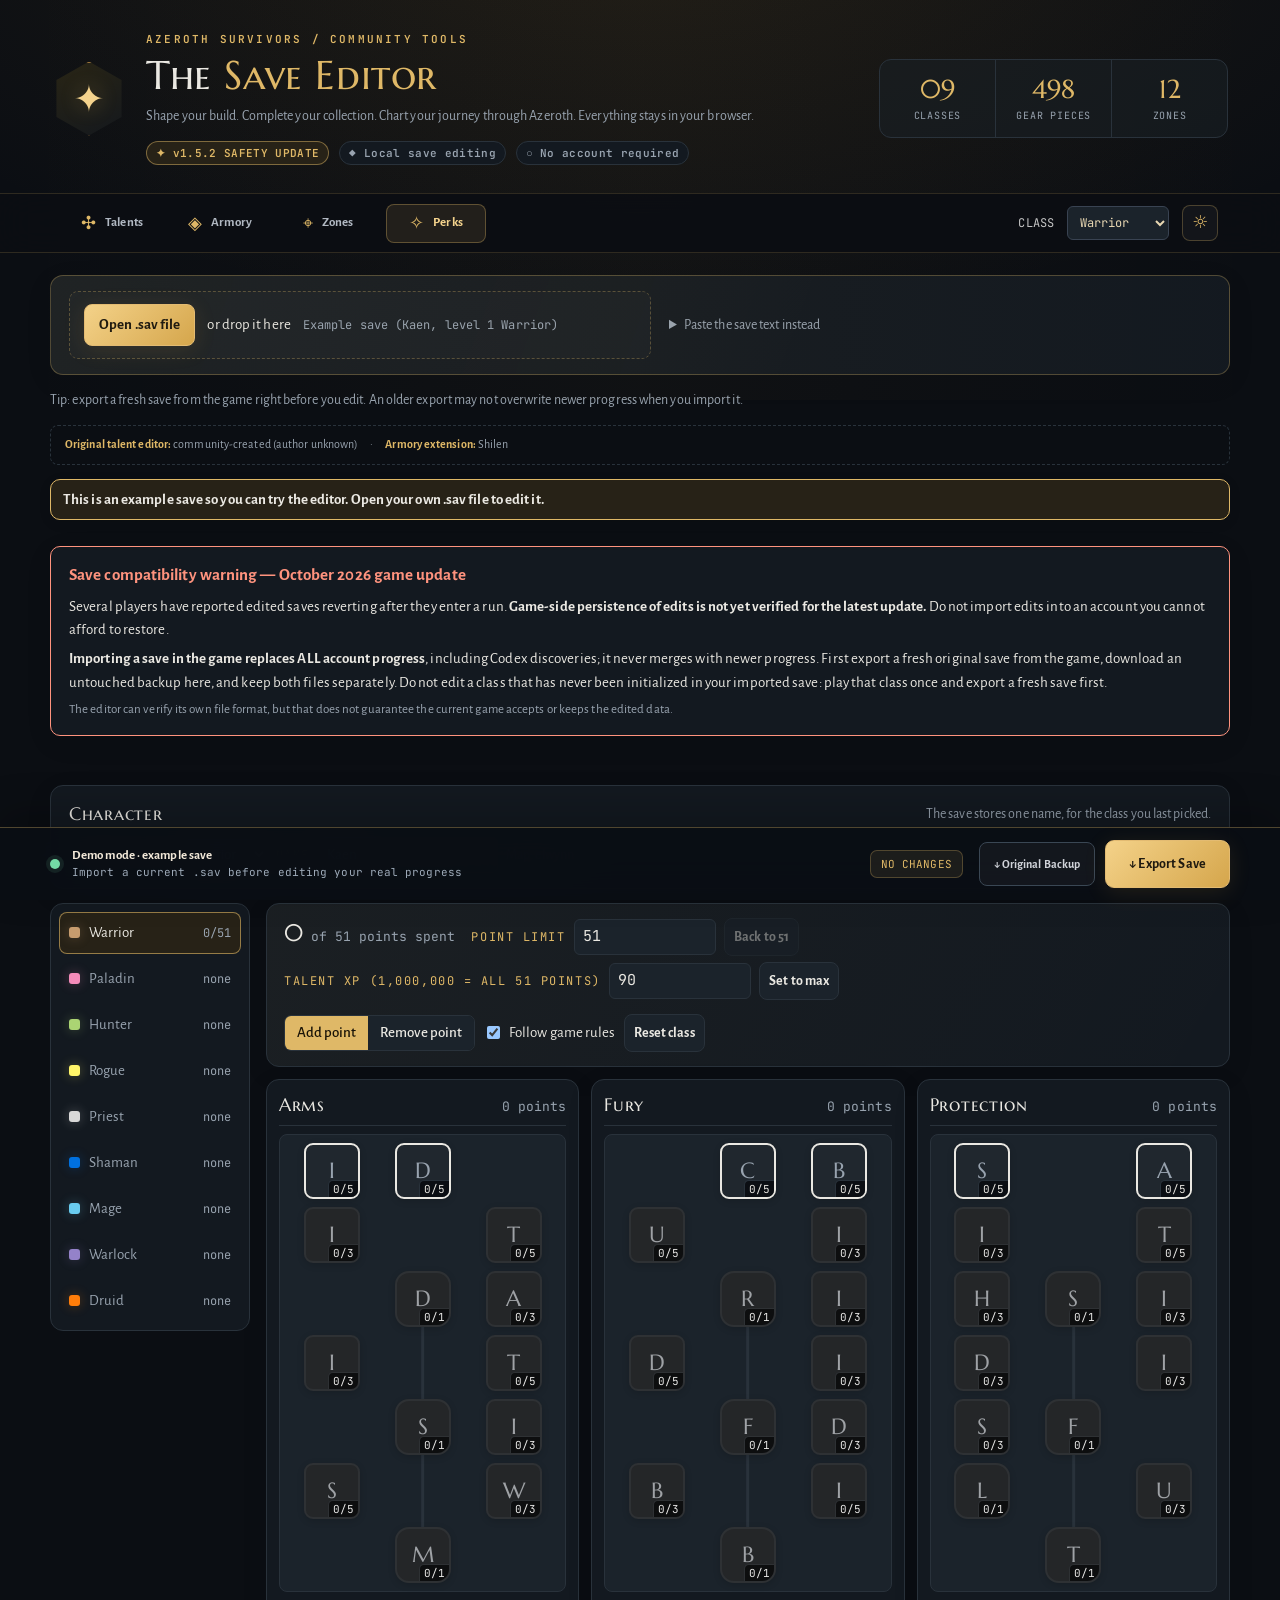
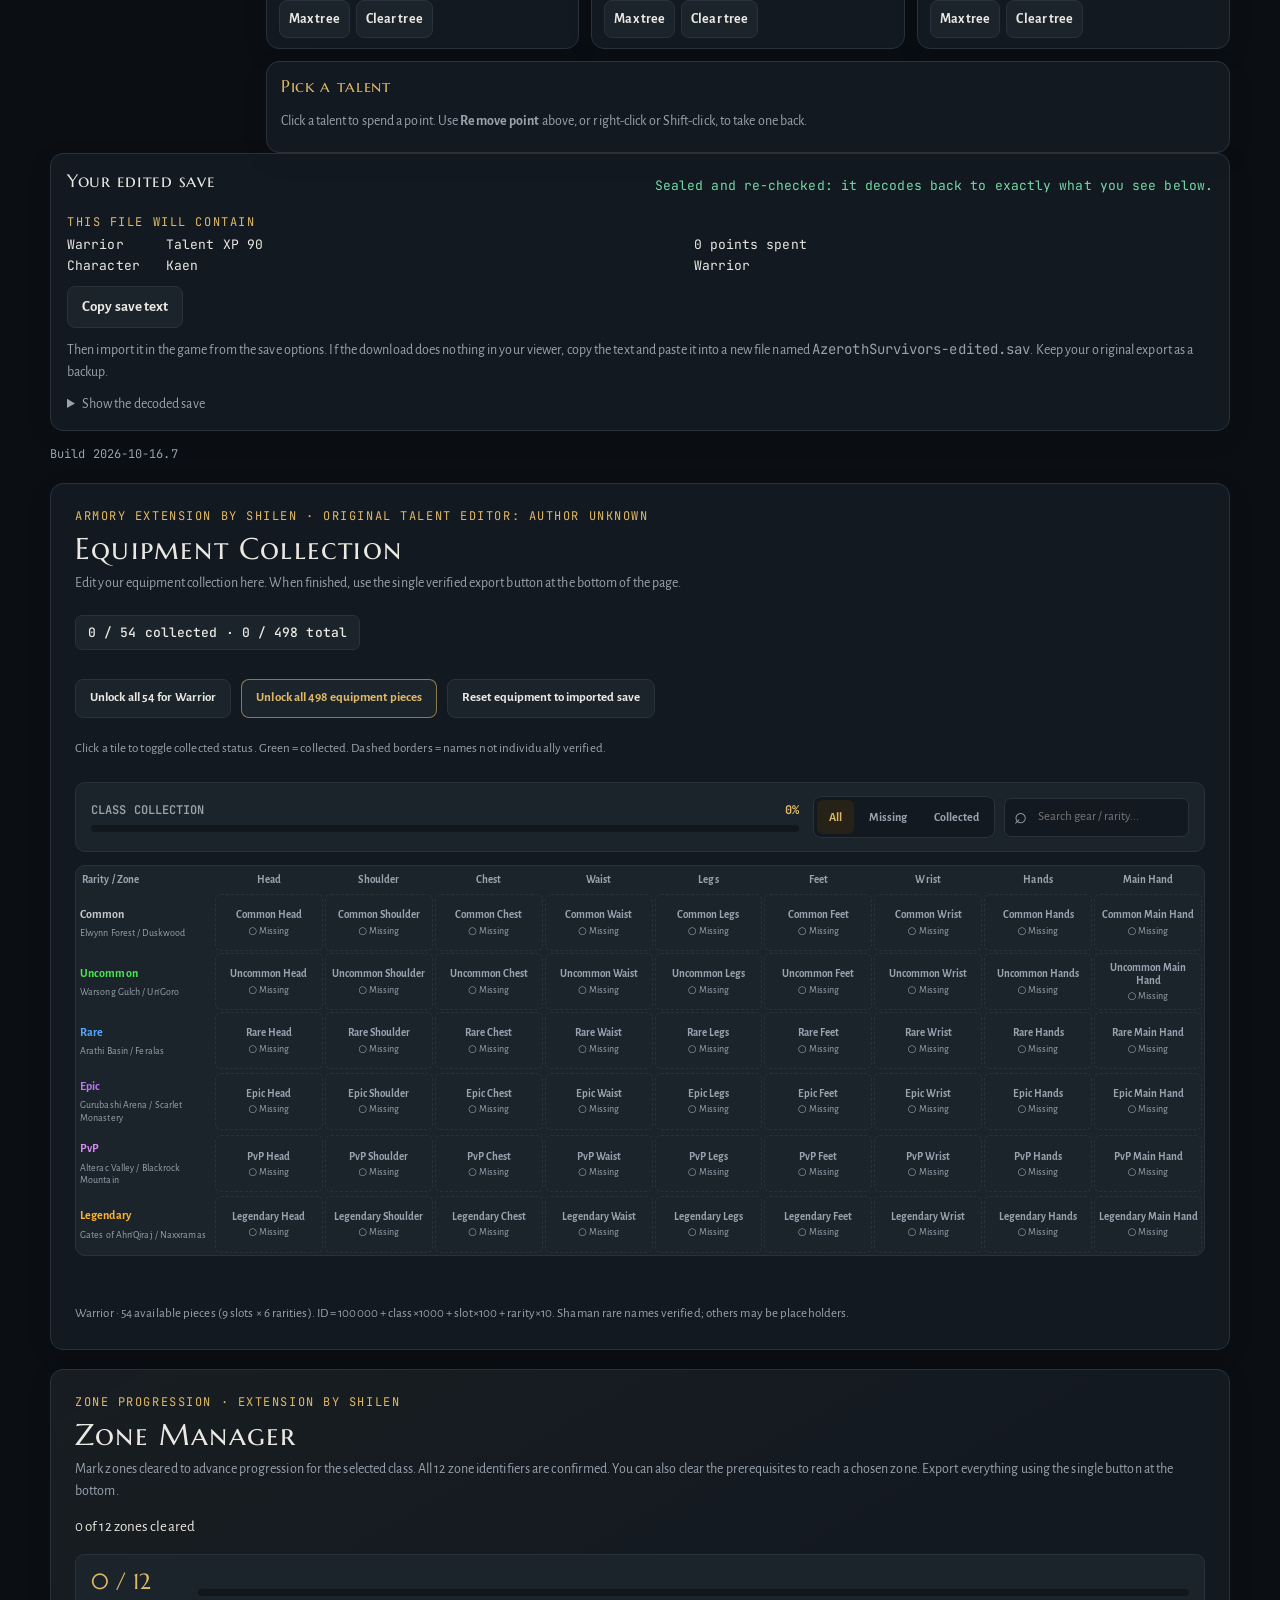
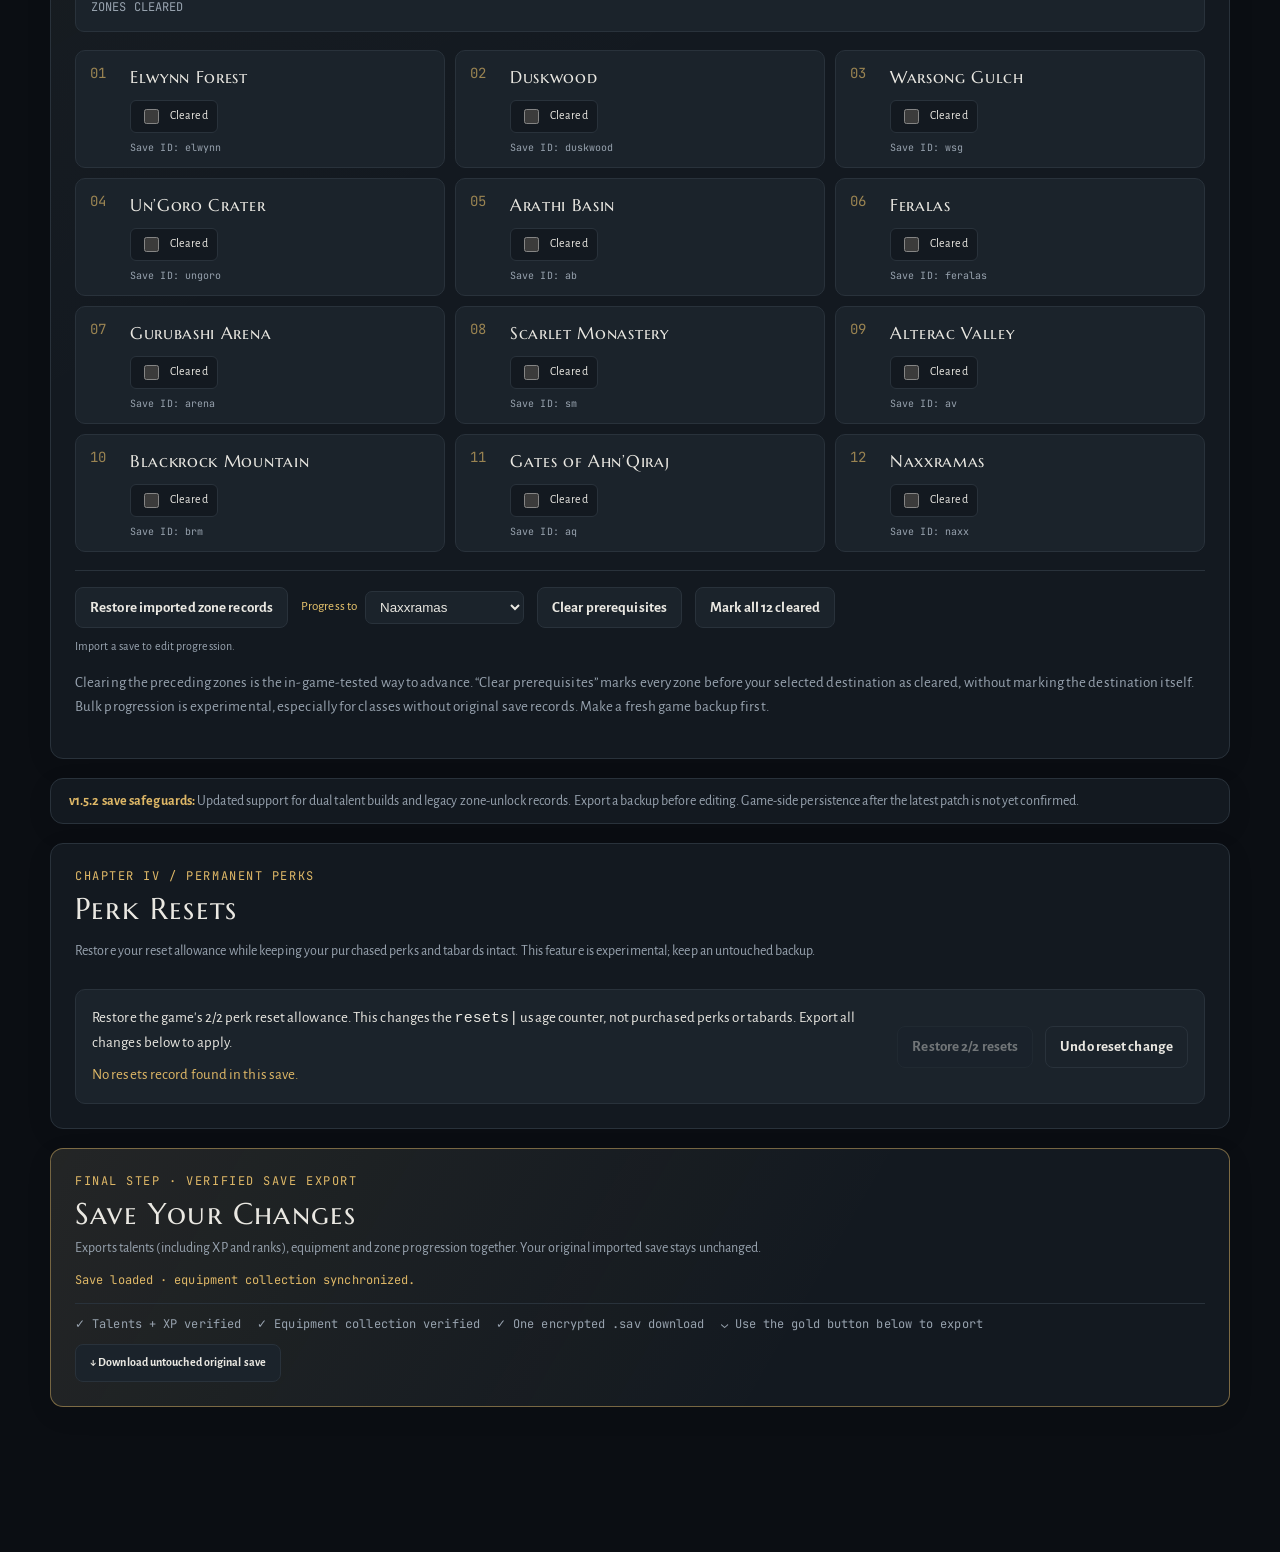
<file: releases/v1.5.2.html>
<!DOCTYPE html>
<html lang="en" data-theme="dark">
<head>
<meta charset="utf-8">
<meta name="viewport" content="width=device-width, initial-scale=1">
<title>Azeroth Survivors Save Editor v1.5.2 | Shilen</title>
<meta name="description" content="Azeroth Survivors Save Editor v1.5.2: edit talent trees, collect 498 equipment pieces, manage zone progress and perk resets. Runs locally in your browser.">
<meta name="theme-color" content="#0d1118">
<link rel="preconnect" href="https://fonts.googleapis.com">
<link rel="stylesheet" href="https://fonts.googleapis.com/css2?family=Marcellus+SC&family=Alegreya+Sans:wght@400;500;700&family=JetBrains+Mono:wght@400;500&display=swap">
<style>:root{--bg:#e9ebef;--panel:#f7f8fa;--panel2:#eceef2;--line:#cfd3db;--fg:#1b1e24;--mute:#5d6472;--accent:#8a5a0c;--accent-ink:#ffffff;--accent-soft:#f0e2c4;--good:#1f7a4a;--bad:#b3341f;--tile:#d9dce3;--display:"Marcellus SC","Trajan Pro",Georgia,serif;--body:"Alegreya Sans","Segoe UI",system-ui,sans-serif;--mono:"JetBrains Mono",ui-monospace,Consolas,monospace}@media (prefers-color-scheme:dark){:root:not([data-theme=light]){--bg:#0c0e11;--panel:#14171c;--panel2:#1a1e25;--line:#2b313b;--fg:#e8e4da;--mute:#8d94a1;--accent:#e0ac4a;--accent-ink:#1a1204;--accent-soft:#2b2312;--good:#6fcf97;--bad:#ff8a73;--tile:#222831;color-scheme:dark}}:root[data-theme=dark]{--bg:#0c0e11;--panel:#14171c;--panel2:#1a1e25;--line:#2b313b;--fg:#e8e4da;--mute:#8d94a1;--accent:#e0ac4a;--accent-ink:#1a1204;--accent-soft:#2b2312;--good:#6fcf97;--bad:#ff8a73;--tile:#222831;color-scheme:dark}*{box-sizing:border-box}body{background:var(--bg);color:var(--fg);font:16px/1.45 var(--body);padding-block:20px 48px;padding-left:max(16px,env(safe-area-inset-left,0px));padding-right:max(16px,env(safe-area-inset-right,0px))}.wrap{max-width:1180px;margin:0 auto;display:grid;gap:16px}h1,h2,h3{font-family:var(--display);font-weight:400;letter-spacing:.04em;margin:0;text-wrap:balance}h1{font-size:clamp(26px,4vw,38px);color:var(--accent)}h2{font-size:18px}.sub{color:var(--mute);margin:4px 0 0;max-width:62ch}button,input,textarea{font:inherit;color:inherit}button{cursor:pointer}:focus-visible{outline:2px solid var(--accent);outline-offset:2px}.btn{background:var(--panel2);border:1px solid var(--line);border-radius:6px;padding:7px 12px;font-weight:500}.btn:hover{border-color:var(--accent)}.btn.primary{background:var(--accent);color:var(--accent-ink);border-color:var(--accent)}.btn.small{padding:4px 9px;font-size:14px}.btn[disabled]{opacity:.45;cursor:not-allowed}.panel{background:var(--panel);border:1px solid var(--line);border-radius:10px}.head{display:flex;flex-wrap:wrap;gap:12px 20px;align-items:flex-end;justify-content:space-between}.tag{font:12px var(--mono);color:var(--mute);letter-spacing:.06em;text-transform:uppercase}.load{padding:14px 16px;display:flex;flex-wrap:wrap;gap:12px;align-items:center}.drop{flex:1 1 320px;min-width:0;border:1.5px dashed var(--line);border-radius:8px;padding:12px 14px;display:flex;gap:12px;align-items:center;flex-wrap:wrap}.drop.over{border-color:var(--accent);background:var(--accent-soft)}.drop b{font-weight:700}.file-name{font:13px var(--mono);color:var(--mute);overflow-wrap:anywhere}#msg{position:sticky;top:8px;z-index:10}.notice{padding:9px 12px;border-radius:8px;border:1px solid var(--line);background:var(--panel2);font-size:15px}.notice.warn{border-color:var(--accent);background:var(--accent-soft)}.notice.err{border-color:var(--bad);color:var(--bad)}details.paste summary{cursor:pointer;color:var(--mute);font-size:14px}textarea.mono{width:100%;min-height:90px;background:var(--panel2);border:1px solid var(--line);border-radius:8px;padding:8px;font:12px/1.4 var(--mono);resize:vertical}.editor{display:grid;grid-template-columns:200px minmax(0,1fr);gap:16px;align-items:start}.rail{padding:8px;display:grid;gap:4px;position:sticky;top:12px}.cls{display:flex;align-items:center;gap:9px;width:100%;text-align:left;background:0 0;border:1px solid transparent;border-radius:7px;padding:8px 9px}.cls:hover{background:var(--panel2)}.cls[aria-pressed=true]{background:var(--panel2);border-color:var(--accent)}.cls i{width:11px;height:11px;border-radius:3px;flex:none;background:var(--c)}.cls .n{flex:1;min-width:0}.cls .pts{font:12px var(--mono);color:var(--mute)}.cls.absent .n{color:var(--mute)}.main{display:grid;gap:12px;min-width:0}.bar{padding:12px 14px;display:flex;flex-wrap:wrap;gap:10px 18px;align-items:center;justify-content:space-between}.bar .l{display:flex;flex-wrap:wrap;gap:6px 16px;align-items:baseline}.spent{font:500 24px var(--display);letter-spacing:.03em}.spent small{font:13px var(--mono);color:var(--mute);letter-spacing:0}.xp{display:flex;gap:8px;align-items:center}.xp input[type=number]{width:9.5em;background:var(--panel2);border:1px solid var(--line);border-radius:6px;padding:6px 8px;font-family:var(--mono);font-variant-numeric:tabular-nums}.ctl{display:flex;flex-wrap:wrap;gap:8px;align-items:center}.seg{display:inline-flex;border:1px solid var(--line);border-radius:7px;overflow:hidden}.seg button{border:0;border-radius:0;background:var(--panel2);padding:6px 12px;font-weight:500}.seg button[aria-pressed=true]{background:var(--accent);color:var(--accent-ink)}label.chk{display:inline-flex;gap:6px;align-items:center;font-size:15px}.trees{display:grid;grid-template-columns:repeat(3,minmax(0,1fr));gap:12px}.tree{padding:12px 12px 10px;min-width:0}.tree header{display:flex;justify-content:space-between;align-items:baseline;gap:8px;margin-bottom:8px}.tree header .p{font:13px var(--mono);color:var(--mute)}.grid{position:relative;display:grid;grid-template-columns:repeat(3,1fr);grid-template-rows:repeat(7,minmax(64px,1fr));justify-items:center;align-items:center;background:var(--panel2);border:1px solid var(--line);border-radius:8px;padding:4px 6px}.grid svg{position:absolute;inset:0;width:100%;height:100%;pointer-events:none}.grid svg line{stroke:var(--line);stroke-width:3;vector-effect:non-scaling-stroke}.grid svg line.on{stroke:var(--good)}.t{position:relative;width:min(100%,56px);aspect-ratio:1;border-radius:9px;border:2px solid var(--line);background:var(--tile);padding:0;overflow:hidden;display:grid;place-items:center}.t img{width:100%;height:100%;display:block;object-fit:cover;opacity:.55}.t .ch{position:absolute;inset:0;display:grid;place-items:center;font:500 22px var(--display);color:var(--mute)}.t .rk{position:absolute;right:0;bottom:0;background:var(--bg);color:var(--fg);font:11px var(--mono);padding:1px 4px;border-top-left-radius:5px;border-top:1px solid var(--line);border-left:1px solid var(--line)}.t.open{border-color:var(--fg)}.t.open img{opacity:1}.t.part{border-color:var(--good)}.t.part img{opacity:1}.t.part .rk{color:var(--good)}.t.full{border-color:var(--accent)}.t.full img{opacity:1}.t.full .rk{color:var(--accent)}.t.lock{filter:saturate(.3)}.t.mile{border-radius:14px}.t.sel{outline:2px solid var(--accent);outline-offset:2px}.t:hover{transform:translateY(-1px)}.tree .acts{display:flex;gap:6px;margin-top:8px}.detail{padding:12px 14px;min-height:92px;display:grid;gap:2px}.detail h3{font-size:17px;color:var(--accent)}.detail .m{font:12px var(--mono);color:var(--mute)}.detail .need{color:var(--bad);font-size:14px}.detail p{margin:2px 0 0;max-width:80ch}.out{padding:14px 16px;display:grid;gap:10px}.out .row{display:flex;flex-wrap:wrap;gap:8px;align-items:center}.ver{font:13px var(--mono);color:var(--good)}.ver.bad{color:var(--bad)}.hint{color:var(--mute);font-size:14px;margin:0}pre.plain{margin:0;max-height:220px;overflow:auto;background:var(--panel2);border:1px solid var(--line);border-radius:8px;padding:10px;font:12px/1.5 var(--mono);white-space:pre}.empty{padding:28px 16px;text-align:center;color:var(--mute)}@media (max-width:900px){.editor{grid-template-columns:minmax(0,1fr)}.rail{position:static;grid-template-columns:repeat(3,minmax(0,1fr))}.trees{grid-template-columns:minmax(0,1fr)}.grid{max-width:420px;margin:0 auto}}@media (max-width:520px){.rail{grid-template-columns:repeat(2,minmax(0,1fr))}}@media (prefers-reduced-motion:reduce){.t:hover{transform:none}}.srow{display:grid;grid-template-columns:7em 1fr 1fr;gap:8px;font:13px var(--mono);padding:2px 0}.out input[type=text],.out select{background:var(--panel2);border:1px solid var(--line);border-radius:6px;padding:6px 8px}.out input[type=text]{width:12em}</style>
</head>
<body>
<div class="wrap"><div class="head"><div><div class="tag">Azeroth Survivors · Offline Save Utility</div><h1>Survivors Save Editor</h1><p class="sub">Edit talents in the original tree view and unlock equipment below. Both changes can be exported together. Everything runs locally in your browser.</p></div></div><section class="panel load" aria-label="Open a save"><div class="drop" id="drop"><input type="file" id="file" accept=".sav,.txt,text/plain" hidden><button class="btn primary" id="pick" type="button">Open .sav file</button><span>or drop it here</span><span class="file-name" id="fname"></span></div><details class="paste" style="flex:1 1 280px;min-width:0"><summary>Paste the save text instead</summary><textarea class="mono" id="paste" placeholder="RSE1:…" spellcheck="false"></textarea><button class="btn small" id="usePaste" type="button" style="margin-top:6px">Load pasted text</button></details></section><p class="hint" style="margin:0">Tip: export a fresh save from the game right before you edit. An older export may not overwrite newer progress when you import it.</p><div class="editor-credits" aria-label="Editor credits"><span><strong>Original talent editor:</strong> community-created (author unknown)</span><span class="credits-sep" aria-hidden="true">·</span><span><strong>Armory extension:</strong> Shilen</span></div><div id="msg" role="status"></div><section class="panel" id="as152-safety-warning" role="alert" style="max-width:1180px;margin:12px auto 20px;padding:15px 18px;border:1px solid var(--bad);border-radius:10px;background:var(--panel);color:var(--fg);line-height:1.55"><strong style="color:var(--bad);font-size:17px">Save compatibility warning — October 2026 game update</strong><p style="margin:6px 0">Several players have reported edited saves reverting after they enter a run. <strong>Game-side persistence of edits is not yet verified for the latest update.</strong> Do not import edits into an account you cannot afford to restore.</p><p style="margin:6px 0"><strong>Importing a save in the game replaces ALL account progress</strong>, including Codex discoveries; it never merges with newer progress. First export a fresh original save from the game, download an untouched backup here, and keep both files separately. Do not edit a class that has never been initialized in your imported save: play that class once and export a fresh save first.</p><p style="margin:5px 0 0;font-size:13px;color:var(--mute)">The editor can verify its own file format, but that does not guarantee the current game accepts or keeps the edited data.</p></section><section class="panel out" id="char" aria-label="Character"></section><div id="app"></div><p class="hint" style="margin:0;font-family:var(--mono);font-size:12px">Build <span id="build"></span></p></div><script>const _0x17f9ca=_0x1974;(function(_0x55c301,_0xd209da){const _0x425409=_0x1974,_0x2945e2=_0x55c301();while(!![]){try{const _0xf15ac=parseInt(_0x425409(0x451,'cZDT'))/0x1+-parseInt(_0x425409(0x222,'RJpd'))/0x2+parseInt(_0x425409(0x269,'BP5J'))/0x3*(-parseInt(_0x425409(0x270,'rW!1'))/0x4)+parseInt(_0x425409(0x475,'rO%*'))/0x5+-parseInt(_0x425409(0x2c6,'nI%N'))/0x6+-parseInt(_0x425409(0x2a2,'BP5J'))/0x7+parseInt(_0x425409(0x249,'#1xg'))/0x8*(parseInt(_0x425409(0x2e7,'d5Tt'))/0x9);if(_0xf15ac===_0xd209da)break;else _0x2945e2['push'](_0x2945e2['shift']());}catch(_0x20805d){_0x2945e2['push'](_0x2945e2['shift']());}}}(_0x3aec,0x87ec6));const A=JSON[_0x17f9ca(0x3c6,'cZDT')]((function(){const _0x1b3589=_0x17f9ca;var _0x402bdc,_0x229973=atob(_0x1b3589(0x480,'xSNF')),_0x228b6a=new Uint8Array(_0x229973[_0x1b3589(0x30e,'EFCi')]);for(_0x402bdc=0x0;_0x402bdc<_0x229973[_0x1b3589(0x213,'0Cy6')];_0x402bdc++)_0x228b6a[_0x402bdc]=_0x229973[_0x1b3589(0x431,'EFCi')](_0x402bdc)^_0x1b3589(0x29a,'i24B')[_0x1b3589(0x3b9,'cZDT')](_0x402bdc%0x14);return new TextDecoder()[_0x1b3589(0x2c1,')T#J')](_0x228b6a);}())),B=_0x17f9ca(0x42e,'qsBF');function Q(_0x5504d0){const _0x57334f=_0x17f9ca,_0x4e37a6=new Uint8Array(_0x5504d0[_0x57334f(0x3f4,'%Fqf')]/0x2);for(let _0x36447a=0x0;_0x36447a<_0x4e37a6[_0x57334f(0x2be,')T#J')];_0x36447a++)_0x4e37a6[_0x36447a]=parseInt(_0x5504d0[_0x57334f(0x29f,'wrwY')](0x2*_0x36447a,0x2),0x10);return _0x4e37a6;}const E=Q(B);function F(_0x15ff21){const _0x53e5f8=_0x17f9ca,_0x691683=_0x15ff21[_0x53e5f8(0x391,'cZDT')],_0x295553=_0x691683+0x9+0x3f>>0x6<<0x6,_0x37245c=new Uint8Array(_0x295553);_0x37245c[_0x53e5f8(0x225,'[Q1X')](_0x15ff21),_0x37245c[_0x691683]=0x80;const _0x2f9c8a=new DataView(_0x37245c[_0x53e5f8(0x425,'%Fqf')]);_0x2f9c8a[_0x53e5f8(0x29c,'OD75')](_0x295553-0x8,Math[_0x53e5f8(0x1cf,'d5Tt')](0x8*_0x691683/0x100000000)),_0x2f9c8a[_0x53e5f8(0x241,'XfbC')](_0x295553-0x4,0x8*_0x691683>>>0x0);const _0x53d746=(_0x38bb0a,_0x27ea26)=>_0x38bb0a<<_0x27ea26|_0x38bb0a>>>0x20-_0x27ea26;let _0x3c1497=[0x67452301,0xefcdab89,0x98badcfe,0x10325476,0xc3d2e1f0][_0x53e5f8(0x3cc,'*)cm')](_0x3bd8ca=>0x0|_0x3bd8ca);const _0x3a590c=new Int32Array(0x50);for(let _0x274044=0x0;_0x274044<_0x295553;_0x274044+=0x40){for(let _0x3b255a=0x0;_0x3b255a<0x10;_0x3b255a++)_0x3a590c[_0x3b255a]=_0x2f9c8a[_0x53e5f8(0x465,'f!SU')](_0x274044+0x4*_0x3b255a);for(let _0x5034d5=0x10;_0x5034d5<0x50;_0x5034d5++)_0x3a590c[_0x5034d5]=_0x53d746(_0x3a590c[_0x5034d5-0x3]^_0x3a590c[_0x5034d5-0x8]^_0x3a590c[_0x5034d5-0xe]^_0x3a590c[_0x5034d5-0x10],0x1);let _0x2c1a83=_0x3c1497[0x0],_0x3590e1=_0x3c1497[0x1],_0x2d0b14=_0x3c1497[0x2],_0x45849c=_0x3c1497[0x3],_0x48afa7=_0x3c1497[0x4];for(let _0xbff158=0x0;_0xbff158<0x50;_0xbff158++){let _0x2e7fb1,_0x599758;_0xbff158<0x14?(_0x2e7fb1=_0x3590e1&_0x2d0b14|~_0x3590e1&_0x45849c,_0x599758=0x5a827999):_0xbff158<0x28?(_0x2e7fb1=_0x3590e1^_0x2d0b14^_0x45849c,_0x599758=0x6ed9eba1):_0xbff158<0x3c?(_0x2e7fb1=_0x3590e1&_0x2d0b14|_0x3590e1&_0x45849c|_0x2d0b14&_0x45849c,_0x599758=-0x70e44324):(_0x2e7fb1=_0x3590e1^_0x2d0b14^_0x45849c,_0x599758=-0x359d3e2a);const _0x3c46b8=_0x53d746(_0x2c1a83,0x5)+_0x2e7fb1+_0x48afa7+_0x599758+_0x3a590c[_0xbff158]|0x0;_0x48afa7=_0x45849c,_0x45849c=_0x2d0b14,_0x2d0b14=_0x53d746(_0x3590e1,0x1e),_0x3590e1=_0x2c1a83,_0x2c1a83=_0x3c46b8;}_0x3c1497=[_0x3c1497[0x0]+_0x2c1a83|0x0,_0x3c1497[0x1]+_0x3590e1|0x0,_0x3c1497[0x2]+_0x2d0b14|0x0,_0x3c1497[0x3]+_0x45849c|0x0,_0x3c1497[0x4]+_0x48afa7|0x0];}const _0x5d9726=new Uint8Array(0x14),_0x310c3d=new DataView(_0x5d9726[_0x53e5f8(0x2af,'0Cy6')]);return _0x3c1497[_0x53e5f8(0x1d5,'BP5J')]((_0x1dc424,_0x12f6c5)=>_0x310c3d[_0x53e5f8(0x3d9,'CO]s')](0x4*_0x12f6c5,_0x1dc424)),_0x5d9726;}function U(..._0x32aed6){const _0x181ced=_0x17f9ca;let _0x39e289=0x0;for(const _0x153cd5 of _0x32aed6)_0x39e289+=_0x153cd5[_0x181ced(0x1fa,'XfbC')];const _0x5d6f22=new Uint8Array(_0x39e289);let _0x1b83bc=0x0;for(const _0x1b93dc of _0x32aed6)_0x5d6f22[_0x181ced(0x444,'fIBH')](_0x1b93dc,_0x1b83bc),_0x1b83bc+=_0x1b93dc[_0x181ced(0x2d3,'RJpd')];return _0x5d6f22;}function _0x1974(_0x51ce1f,_0x340c73){_0x51ce1f=_0x51ce1f-0x1c0;const _0x3aec9f=_0x3aec();let _0x1974e7=_0x3aec9f[_0x51ce1f];if(_0x1974['BNTIUE']===undefined){var _0x353ca5=function(_0x22b4f2){const _0x6f995a='abcdefghijklmnopqrstuvwxyzABCDEFGHIJKLMNOPQRSTUVWXYZ0123456789+/=';let _0x402bdc='',_0x229973='';for(let _0x228b6a=0x0,_0x5504d0,_0x4e37a6,_0x36447a=0x0;_0x4e37a6=_0x22b4f2['charAt'](_0x36447a++);~_0x4e37a6&&(_0x5504d0=_0x228b6a%0x4?_0x5504d0*0x40+_0x4e37a6:_0x4e37a6,_0x228b6a++%0x4)?_0x402bdc+=String['fromCharCode'](0xff&_0x5504d0>>(-0x2*_0x228b6a&0x6)):0x0){_0x4e37a6=_0x6f995a['indexOf'](_0x4e37a6);}for(let _0x15ff21=0x0,_0x691683=_0x402bdc['length'];_0x15ff21<_0x691683;_0x15ff21++){_0x229973+='%'+('00'+_0x402bdc['charCodeAt'](_0x15ff21)['toString'](0x10))['slice'](-0x2);}return decodeURIComponent(_0x229973);};const _0x18a020=function(_0x295553,_0x37245c){let _0x2f9c8a=[],_0x53d746=0x0,_0x3c1497,_0x3a590c='';_0x295553=_0x353ca5(_0x295553);let _0x5d9726;for(_0x5d9726=0x0;_0x5d9726<0x100;_0x5d9726++){_0x2f9c8a[_0x5d9726]=_0x5d9726;}for(_0x5d9726=0x0;_0x5d9726<0x100;_0x5d9726++){_0x53d746=(_0x53d746+_0x2f9c8a[_0x5d9726]+_0x37245c['charCodeAt'](_0x5d9726%_0x37245c['length']))%0x100,_0x3c1497=_0x2f9c8a[_0x5d9726],_0x2f9c8a[_0x5d9726]=_0x2f9c8a[_0x53d746],_0x2f9c8a[_0x53d746]=_0x3c1497;}_0x5d9726=0x0,_0x53d746=0x0;for(let _0x310c3d=0x0;_0x310c3d<_0x295553['length'];_0x310c3d++){_0x5d9726=(_0x5d9726+0x1)%0x100,_0x53d746=(_0x53d746+_0x2f9c8a[_0x5d9726])%0x100,_0x3c1497=_0x2f9c8a[_0x5d9726],_0x2f9c8a[_0x5d9726]=_0x2f9c8a[_0x53d746],_0x2f9c8a[_0x53d746]=_0x3c1497,_0x3a590c+=String['fromCharCode'](_0x295553['charCodeAt'](_0x310c3d)^_0x2f9c8a[(_0x2f9c8a[_0x5d9726]+_0x2f9c8a[_0x53d746])%0x100]);}return _0x3a590c;};_0x1974['eDYSML']=_0x18a020,_0x1974['ZGDUZb']={},_0x1974['BNTIUE']=!![];}const _0x49900d=_0x3aec9f[0x0];_0x1974['FbeJkM']!==_0x49900d&&(_0x1974['ZGDUZb']={},_0x1974['FbeJkM']=_0x49900d);const _0x277674=_0x1974['ZGDUZb'][_0x51ce1f];return _0x277674===undefined?(_0x1974['eCCgXU']===undefined&&(_0x1974['eCCgXU']=!![]),_0x1974e7=_0x1974['eDYSML'](_0x1974e7,_0x340c73),_0x1974['ZGDUZb'][_0x51ce1f]=_0x1974e7):_0x1974e7=_0x277674,_0x1974e7;}function R(_0x518e61){const _0x2add5a=_0x17f9ca,_0x27b5f9=new Uint8Array(0x40),_0x44dfed=new Uint8Array(0x40);for(let _0x45d269=0x0;_0x45d269<0x40;_0x45d269++){const _0x203eea=_0x45d269<E[_0x2add5a(0x1da,'IYEB')]?E[_0x45d269]:0x0;_0x27b5f9[_0x45d269]=0x36^_0x203eea,_0x44dfed[_0x45d269]=0x5c^_0x203eea;}return F(U(_0x44dfed,F(U(_0x27b5f9,_0x518e61))));}const g=_0x60614d=>{const _0x50fde0=_0x17f9ca,_0x353692=new Uint8Array(_0x60614d[_0x50fde0(0x37a,'fIBH')]);for(let _0x290f0a=0x0;_0x290f0a<_0x60614d[_0x50fde0(0x1da,'IYEB')];_0x290f0a++)_0x353692[_0x290f0a]=0xff&_0x60614d[_0x50fde0(0x3d0,'[Q1X')](_0x290f0a);return _0x353692;},D=_0x2b08b1=>{const _0x28ec4a=_0x17f9ca;let _0x339324='';for(let _0x196053=0x0;_0x196053<_0x2b08b1[_0x28ec4a(0x3f4,'%Fqf')];_0x196053+=0x2000)_0x339324+=String[_0x28ec4a(0x26e,'fIBH')][_0x28ec4a(0x244,'0Cy6')](null,_0x2b08b1[_0x28ec4a(0x3b6,'EFCi')](_0x196053,_0x196053+0x2000));return _0x339324;};function w(_0x59f04c){const _0x9030be=_0x17f9ca,_0x4ea5cd=new Uint8Array(0x8);let _0x586f26=_0x59f04c;for(let _0x487ef7=0x0;_0x487ef7<0x8;_0x487ef7++)_0x4ea5cd[_0x487ef7]=_0x586f26%0x100,_0x586f26=Math[_0x9030be(0x433,'BP5J')](_0x586f26/0x100);return _0x4ea5cd;}function _0x3aec(){const _0x17591a=['tdvxW5D2WOq','WRX6n8oaWORdQ1i','WPxcIXxcHCoNa8oclmkI','W60Xnmk+gq','cCkubG','lCkCeCkHymkRW4xdV8kDW47cGCk1W7JcVSoXW4GmimkvzW','gwJdMteSW7BdOHVcMxddTmoaW7NdSHi2AWXclCoT','W6jBWPZcJWNcSrZcMSkJW4G','WR4UpSo3','WO0oWOBdLbBdHge','ACogqG/dRq1T','WQ1UW4fQW7DR','Etnq','WQZdTmkCg33cNe0','W4RcRCkVWPr2WQHXW4hcPh4','W4ZcP8kcWP9uWRPjW4hcJ37dLh/cM8oz','WO07W5nBW6xcIq','DmkuW4FcS8kk','mw1bW5yfqmoq','qYvl','kmkdgmk2E8k6','AmogxG','WRRcGSoZW7vMrq','W6uGW4K','WOJdOb3cJbG','dqFcImoQsCo5xLFcMt7cJqRdGmkoWQGAWR9xfCoRW5BcUZ8Q','x8ohd00iW6RdRq','WQxcIt5uvMJdJIy7W53cLtxdUSoBDmk4','aa3dKmkOeW','W5VcVCk8','pCojsSoIcCkdWPjlWOfcW6NdVtm7dKtcISkJdq','uJfxW5TX','W7eNEa','W5BdJmouWPea','paJcGSoGvCoUgW','m2LF','WO7cU8k+WQjD','WQbMldm','W6ZdVSkAbh0','ftvlWQDSW5G','BIDqWPLtEq','WPldQb/cNdjR','W64yWPtcNsBcTfdcMSo/W4FcNmkeWQhdMW','xXKKW7/dH3NdR1/cQCkLW4i','cCo3W4RcSSkeWORdPmod','ysPCW4jTWPJdVetdQSkstCoLW4NcKSkJWOFcGICWmG','[base64]/dSMi5gYNcQIXxpY7dUvWSWQu9W6FdT3/dPJDiWP8AW4NdJSocWRjODYWHW5NdIqXnnGv6WP/dPvfrvSkKx8kBj0ldR2GuoXXNW6RcUCoYD8odWRaAWOyWW6VcNmoAA8oMsCkjnXVdUmoxW5LGWOxcKmk5vW5eyCooqftdRvygW7tdNCkvWRhcQapdGhLUcxFdIwBcJSoDW6S','WQpcSthcLSo9sW','kq/cH8oKrmoHdq','rCktwCkQvSkSWOvrWRK2W48','f8ohhSoZfCkpWOG','WOpdNCorWOCo','W63cLSo4W7f4','tGGMW67dMG','EwHeW4vlv8opW6JcPmk4WPjBW649aCoHWQzLW7ySeCopWPtcLmkMW6ZcUfZcVSkWW5JcImoXDrWPW4NcP1aJW4xcLmkRxWRdM8kuWOOGW5JdL0hcGSoCfSk4WRVcKKD3umkFjqnBeHFdPh/dRw40pCoQW6jogCouW7dcRdddGL/[base64]/ne1xW7BcV8oJW7C6WOFcGmk3e0PVWQ/dUmkyW7GOF8o3aHLXW5D6E2VcT2SlW5tcHCkAW4NcJbNdKSoMeuldUSklWOZdI8oEsCkWyNJdNSoFWP1IW5pcUSkaoG','qCoqW55AamkvW7ldU0FcTwzRuSootsG','umojemk6ECoHWPhcG8kmW5xcGCoIWRlcOSoMW5HwoSkBF8kkmgVcPCkMCMFcKSk9WRlcQSk8qSkyWPm/Fc5fWQlcJSoqW67dJSkMDSolutn0WQX+W5pdUmkTDmkveq','WRZcTfFcOL0','amkdgSk0E8k3','W700kG','WQixwq','WO0MWQFdNIWsW4bovIFcUmopWQ/dQmk/W7NdMCoRF8oHELlcM8oZWRDsWQH0WPX+u8kDlCkaWPn3W7u4e8omfLhcNNq','b8odeSoMjCkfWPjlWPCmW6K','WRVcQeFcVKLP','hHmfWR0QW5dcUmkAW5nKlSow','W48NrsJcICo+hSkyWRy','WQJcGaBcTmoNtCoE','vIzkc2PyW53cGCokW6JdTCku','i1vaWPJdNq','i2vbW4CorG','zqlcJCo5b8oUeM7cUM3dH0NdG8opWRqEWROebmo9WPpcQNi0e8kOmuldSLxcUh/dIG5oyW','zq8A','eSocdSoxemkpWPjlWR4lW67dPNyNdLS','tCoBW5rW','fmkDtG','AvxcLmoezq','W501wdpdP8kfsCkHWQRcN8ohvNf+','WORdOapcNHH5','WQJcVKu','WRXHk8kJcbf7mSkvW5FdUCkbW6XQWROyW6u7','usvBdxW','W7iKnSkWgqK','W4m1Fti','cCkggHPBWRW','WOOPythdQCkfv8k9','WRBcVLRcSfPV','cItdKSkKW53cGmk3','W5uHtIhcLW','dq7cJCo8b8oKds/cQhddMG7dI8opWRClWRPbumo8WPFcUtuQxmkVDfRdUuxdQIlcLWHCkCoylSogWRVdPvWjh21NfCo6vKdcJmk6WRFcI8kbFtzsW6OMkvxcKSkAvMXCWR46W6K7iMGmeCohd0PEW4iHtY3cOmoXda','wuvq','qHH/','W67cIX3cGSoNtmoADmoK','e8opWRJcJSoqz8kgW7uGWPhcUq','WRr7nCok','vdfv','WQ11i8oiWP3dVa','WR7cTepcUujOs8oT','ncXsWPK','WQldVCkag3NcIfW','q8obW4G','DInmWPLczq','wGGGW7VdMNJdMa','W6eZW4b1W6q7r8kKW6qCbmoHW7JcGW','s8kvvcJcGtvLWOeyW5OnWPhcPwxdLgRdHmkDwWXVWOzjACo7ca0UyqTSnCopCx5qq2pdQHBdHJ7cRW1cD8kEcmo9WOrNWQlcT8klb8oHomk2vGXKW4NcTmkrFSkDBSo4W5qDWQCqW7ydcGa9WONdNx55kCoooYK','WRNcUJpcLSoSD8o9D20','lrtcGCoQACoSe2O','W6jBWPZcJWNcSrZcJCoYWPNdGSok','WQxcGmo0W6iRq8ovEchdQqPjns/cVcevWQS','udjkhNztWOu','W7xcGCoZW7n/sa','WQdcJHNcLa','wJzmWQX9','WRPHiW','WRuxw8kwW5L+','WRP7icSorCkwW55wmSkpWPmCW4q','rJldGW','mw1b','WOxcSMK','rYzChNDeWPdcKq','WQastCk0W4PVieXrWQHtWRhcG0z1Fa','bmoFWRi','W70PoCkLlG4IDCoLWOe','omotuXddUaS','rcjyW5DTWPRdSwu','wmoddW','WRNcRKy','FmkCW53cT8kkf8ow','WQpcPdhcMSoQ','lGFcLSoH','qXXPsmo7WRC','taWL','umoDW5L0','WQdcOs7cMW','BfBcG8oGDLhcTa','W64GkSkKca','s8kqxSkNvCoFW4LLWPmLW5hdTMO','umoadmo0u8oCW4u','rIVdGG','EYjg','A8krW4dcTCkC','WQldUCkd','W5RcVCkKW7i','hmkpf8k4','WPRcS8kOWRfE','W7RcJmo8W6zit8oDFbpdRG','WPPMwdVcNmki','WQmuWPq','W601yZldQmklrmkGW5NcGSogh311rbWeW6FdSay7e3SHWOycvmkFcSkCW5vgW6tdPMFdVSo1WOKQzmkmWP4UW6Dw','AcnsWPjxBSkA','usBdNq','W4eRWRRdIrddOG','a8kquq','uYvB','AmogrIRdOHO7xW','aapdI8kTba','v8kbuJFdJYj6W4ayW5LvW53cUtdcLw3cI8ocyWG4W4LgFSoZcfyYBqnPnCocCJ9awd/cUG/dLwJdTemoESkva8o0WOGHWR7cQSkwuCoQpmk0eqXUW5BdTCkmySkaiSoTW5GFWQvAW4LmbGOGW53cNYS7jmotCtH7WOtdMmkzWP0/W7ZcHmoNWQqehSo1WPpcOdJcKXZcNeHOe1KZr3VcOSkXWRfsfZK4W4rhv8ohWRLWqsfiW4KsWP7cLYT+WQT6WR/cOYhcVmoBpMfBWPGrWRNdHJ1xwCouA8oRDmkW','ha3dK8kM','DaiDW44','zIJdHg92W6RdVWtcJd7cP8ogW7tdV0eXpKDbl8kGW6y+W5dcOG','qZfj','W63cHCoVW7nUva','amodc8o+a8ko','WQ7cULG','W4q7za','WQ3cGbG','W7BdNwGNdtZcKh9gWOldIhy','rvzzW64','W5O2Ft/dOq','W4j9WQldHs5FWQTdsZK','rcpdLuzKWQ/dVX/cThFcP8oxW7ddVqq3','zWqs','mfjmWPuDWQqdW7BcOa3cICo3W5e','sJxcMa','wCohdumv','WPxcIXxcHCoNa8octa','FWRcKmk0','WRhdTSkf','eJvC','WR5OktGfx8kr','jhXDW5yfumoGW6hcVSkNW4S','WQJcIdr2vgu','DCkCW5e','n8kcfCkNBSoYW5NcKCok','eqddJq','W5S1yW','WQtcTs/cLmo7sW','rSoBW4HAf8ktW7q','v8kcwdldHdv9WOup','WRP8nJu','WOv9ltGzc8kwW7TFmCkaWPidWPa+ucJcIdiWWPdcUeJcR8kdWPFdGeuOW5JcKmoQoJO','WRBcUY/cTSo/xmob','cZ9s','W5VcQCk+','i0JdOmk9r0NcMCkabmo7pva/f8ofAmkhk8oDtK9FgcLfACo9kdbdkvTQaCkAW7xdVWxdPSkxWPPIpSk6WPiPt8k9W6XkWODyW5mKcZRdPmk8WPC2aaFdJ2PuereMvJbaWR9KtmkcW4jocfK','dSoeWRdcJ8oN','WQZdTmkAc3m','W4b8WQBdHsn/WPLgwJldRmodWRe','W7dcNrPZg3NcN8kwa8oOpmokWOZdIYxdT0VcHMGfirBcMmkipvdcQYuBkqBcMmo9WRmrmLqHz0FdI8oSW4NdPs/cOSkVW6j/h3NcQemse8oUWPm','eSkFssZdIdn6','w8kfWQtcK8oLnG','sCkeaepcNJy','WQiAwG','WOBcSNDq','gmkhwcW','W67dLK0','W4WMqIm','f2LCW4ycrSogW7RdTW','r8oddu8sW7y','AuZcGW','W5q5W4rUW7e5vSoaW7iBe8oXWRtdN8oPW5lcGSo0WOVdSeRcMCoxWOxcMmo/W6KdW71zaWytzXpdQG','pKrlWP0','smokcKSn','E8kCW5K','W43cJmo4WRrSqCouFhxdQrCelctdUsLEW7GIkCkFgdZdQCorWPDZWQlcTI9MDev5W6BcL8kAWOtcVMT8ECoueCoNhmkevmoYW79Pm8kpWQtdOCkhw0jjwmodW7DVWP5CW77cGeKxuSo1kmkDWQZcNXrTWPPKWPtdN8oWA1VdO3G2AezvWRZdNq7cMJu4WO/dTM/dUCkurW','EuZcKW','x8ohd00iW6RdOG','sIZcG8kJWO4','W6eOW4zOW680xSkf','W6ZcGbzXfsBdNmktgCoTp8ouWP7dNZ/dPKJdIcOhp1xdLCohzbVcV3ewzrFcMCoNW6nsla89E0RdHSkNW4VdPYFcP8k/W70XhYRcRf8maSoXWO9xW77dPmksWOpcQ8onWOxdML3dJru','yCoPW67dUCk/WOlcRG','cSofWQtcNW','WQVcGvNcPmov','fapdJmkgaCoHW4a','W54VWRe','WOJcU8kIWQ5lxq','usBdNwz8WR7dOG','FIDwWP9fAmkl','W5pdGCorWOCa','dJfxWQ4','WQBcMdX3rx8','AaqDW44','kWFcISoKva','cCkgefWFW7ldUZu9W4n0dCog','uJvpW59PWONdM3xdTCkfwmo4W6RcR8kD','W5iMzYlcJmotomkwWPSgW5m','DSoZW7NdJSkNWRlcO8kjhCk2yKLS','WOhcUMzv','bmogWQNcMCo4','WO7dUCo5WPebW64sWPBdQMZcKsldG8kgWQ5DWPJcQgZdR8oWWOtcK8kQWPL/WQG9W6BdGrJcJ8kQeGSTW5XZdfrWDueXWR/cGSk/C8k2W7ldVSkVWRddU0nfW41eW4Hjs8k/jItcL8ojhmkkW4xdVIuxerFdPhSLF0uIdSktxmop','gmkghKxcNG','rmooW4hdVCkDWO3cOG','vZTFduzzWPxcJCoLW6W','WQRdRSkwgMe','W482EZpdTG','rmoAWQZcM8o6zG','WO3dRrJcMHG','WQdcNZvH','AGOtW4a','WQmoWOO','WQxcL8oTW7vLamoADtpdQurwEtJcSMCj','W5iOwsRcNSoc','wSocW5/dTmkZWOG','EfJcN8ooza','fmkqtq','fmkzxdddHJm','WQJcMaDKsh/cHW','jmkWWQxdN8k9WOFdTG','W4ZcQCk8WPDsWQ8','tqu9W7NdJa','WRmxr8kAW48','h8kdaa','WOpcSMTvW70','gmkueCk2','W6uMwYtcNSosza','WRZcVtpcLSoT','E1JcPCoRq8kTdMdcOhdcJLFcNmomWQ8pWQjlhSkXW4RcRsv+w8kVoGpdOKNcUItdI0qEkmoEi8kjWQhcRXLng31Vtmo4sWRdICoiW6xcNCkAp20DW74MyfVdImkebcDCWQWPWQ1GAq','hSkjaW','osrxWPDAAq','ctlcI8kUWO7cLW','WRHSnteksmkh','uGa6W7/dPNS','nq/cISoQva','WQuvWP4','WQ12yCoIvvCFz8oCWRlcVCkY','WOxcTN1kW43cGuRdImo4jCk3','hSojdSo3','fCopbSo3fq','tCovW4O','W5mJWQBdIG','WRpcUdlcGmo7tmoD','WQFcGtvIrx7dLa','vCozW5tdSmkiWOVcGSkvcfRcUIfw','W4RcP8k5','WOaAWPJcLWXdW50OkmoBpmkUpmo3','WQlcTtpcMmoT','WPVcT1JdTW','omkjW4JcUSkChmowbtur','W5bTWQFdSIXjWPjECZJdQ8oyWQBdP8kPW7G','sXHZtSo8WROR','xXbKra','chXrd3fFWP7cHSkA','W4eVWRddMJBdUvC2zCkQgq','DmoCW5nSvSkzW6/cR2xcS2e/vSoocaHbWR7cVq4NW5WbW4fXW6XmWOrhW5yRiSknW7BcO0r5D8krWQ8iW5pdVSkaWRhdQcvmieBcGJ9RW6ldQgZcOSonW4ODB8kQhG','rZvnW7LSWPJcPYu','bSkewcZdMavSWOWoW4PeW5ZcVW','cGpcImoQrmo5xM7cP3RdMGJdNmoEWQnBWQjmfCkVWOlcQIH+d8kImu/dUuFdPa','b8ohbSo3cmkEWO8','g8oud8o0','W47dJmovWOe','vCovW5NcJCoK','bmogWQhcICoGrmkbW7iX','WORdPaNcJrX/W5VdVG','WQ7cUKBcSeTZ','suviW6LHWOpcLq','AZnhWOXpxSkAd8oBEWBdVt8cnSkP','W70TsJNcMSkBpSki','e8olWQW','w8kfWRpcISoYzSowWR1QWP3cUcD0WPrFdG','WPOTqJVdM8ovjSk0WOKgWOVcSY/cHvnLW4CAW6y','WOq4W7pcJMmyW4LyzYJdKmoUWQi','mWNcJCoH','W5ddHmoBWO8z','ECkzW43cK8kpf8omuseOWRFcTSoUWOdcUSoF','rCojdu0','fCofWRxcLmo3','WRn7omob','bG3dKG','nHtcGmoQvq','b2FdItiVW6G','WQddTSkFb3NcIW','[base64]/dMwaEmXxdSSowAmkfECo3WP3dPSosWOlcImkhWPjbWRFcOJhdQCkycSkFtSo9WRz3WPXeAf5qxdddGmouWPP2umkFrmonWQBdJ8ovWOJdV3CvfumoW53cMqRdMmorW4DrWQ/cK8kDWPv8WQ7cMCojWQXVW6JcUmoceSk3C13cUCohxwCRzHKQW6JdRKaYW4FdSmo0W6FdPSoICg92gmo/x1ldLwJcPCkXW5RcNYRdMCkZW4pdPZ7cKtZcSSo6WOXjW5dcISk5g8oliH/[base64]/[base64]/WQhcTtydtCooxt/cN8k9hgSrAmkNW4pcVSo9WPWzEmoKWP/dV8oLWQhdJCoAj8koWRf1DWpdJLGeWO3cP8keW7i5W5ldOZ8bW4BdNNpdMZ1vis9rzCoEgmodle7dSCoPWRNcUmoYW6lcRvy7WOKHW4ddPmk5WRj+W53dQqNcHSooWR/dTCofWONcLCkGWQxcGxNdKmk+xX01W6ZcQCoXAM1YvdLpeMRcII/cRmkmB8kSW53dQ8kvWOmBW6u+rI7cISklWRrcWRNcRN/cLwBdLSo5ECkAAZdcLCk+ESoAWQThW5FcUMicW4Ojv8kmwMuGWOJcQf8PaSonrKJcLepcQhVcSmoJn8kBamk+WOHmWP/[base64]/dSSkOENRdTmkVoZJdRHtcN2i4zLRcIwWGzt9op8oaWOPYWR9Md8kVWQRdGCowwYjmz3BcOSkktCkLFCoadJb8W5VcOSksWOvDWQShW7S8WO/[base64]/WQ4SytOEWQ7dVCkDW5ZdLmkAeCkIW7lcLNb+W68/[base64]/vG86gCkRWR59W4BcV8kyWQVcH0ZdOmk1mmomW6ZdUSoml8oaqvLNWOxdIKGHogmVgXdcI8klvZaNWRNdJ8kHW5Wzl0zpWRD/[base64]/dIb3cJMZcJsZcKSkyWOjzAu3cJYddPCkQW5LMv8kgWOj1W4zPvc9MktpdVYpcN2VcI1BcUNm3WPxdKYxdPmkoWRBcHmkDW4v8ESkbgmknWQ3cLYHPWPtcLdhdLt3dMXukWPtcNIOhmXKRWRexsYRdG0rTr8kQagBdS1xcKd7dUYfNWOZdGaXlj8oLWOW2W4vnWPKvW7/[base64]/cGhS9haexgZaIWOxdNCoKb8k3ywmxW6uaW7FdRXNcUCkuW4fTA8oFrSoFfrrpfSkEBJhcSaBdN13dNmkCqSkvbLfbWRJdKK8XWPddSZzGW7fSs1S3fCkXcmo7cCkGoqtdLCo0W7pcQJ/dGh/[base64]/dTWFdP8kMsSkXW79ncmo4wX3dJmo3FCo3lNNcTYy3f8kQfmozWRrEWP5HkanXWR/dSLrejWNdTuDAWQy3W7NdNc0FomozWQPPzLKvtvusWORcKqCDqSocu8o2fq7cLCo6W51BFSk1W7RdHveJWPhdVN9JW7lcRfGlEmknW6GJW4FdV2JcGmo4WOOuWP/dRCo1W7BdN8odW4eCW4zkW6BdK2aCW5RdTwBdOmoYW64Nzmk3hmooWQ5ybG7cVSouWPfdBc1rW7PIz8knbmkWWPZdMaTfW5RcQSoFW4xdOvlcMCk+uSkmWQZcMmoQWQlcNLfIFdPGjq7dHxBdTttdSrjxw2q+lv/dSmoze8kNkSkxy8kpW5fkW4RcOSkpWQKWW4lcRKPQWPFcVZW4WPWFAw97vg10r8kvaYeAW7pdHSkHqmoiyHHrhmo/lvP6ySk8Dt3cTCkGpxztWQ8FWPBdKgr3hmorpHblxt9JoCkKACoGW7pcS8obWOXUWQ0TWQSeW7NcIx7cISo+WRHWlg9MzmoSW6zeW5nXWOf1r8oSxK3dTNrJgCkkW6noWOdcPLGwyZmcjCosvqlcG3DRjCkuW6FcTmo9gCoeW5P0g8o0W7SRW71/W6PrwSkiW5VcNSkdWPlcLSo5WPjIW7ldU8kwW5XllSk8pfvfBmkeWQddLSoLihKelseBWOeUWP3dHqCAbJWSwbhcJ2faWQ/[base64]/etJdOaxdKmoKW77cN2WRe1RdUL/dJmkWW51JWPBcHCoNWQdcOelcVY3cPSoMWRP9W7/cMcTPjtLwfX4XW70aW4JdSSkbkabjWOG8kxRcUtCHW6xdOCkypHdcLYz+hs4BWR3cIL3cVMqFEmkHWP3cUZhcH8k/kIxcNCoOW7TtwKulumouWRD2bxqOvG/dMM7dISkfW67cMHVcN0JdTxPQWOjoWO4aeCoAW65oi8krDvNdRqOYlCkHW4pcGgaric4wfwjUW6dcN8k6WRLtWPJcObCwW5HZW6rRWPhdPwzWiMujWQHyhCkwu8kLWQCcW6yhWRXLW5PUumkkufGPWRpdOZ5fWPddUmo5amkUyNCiWR/[base64]/cHSo0W5iZWQ7dO8ootCo/W6RcT2yIWQFdOSoAvSkCvCoWheuuWODSWQ/cRCkMW63dLXKCdSkJW6XAW4CVaxNcOaBcHmoVuCkTWRpdRmoqAG5py8kDdZNcHd4ZW5OeWObcW7qMWOFdQmkvisyWW6VcUfX5wvtdGJzPW5RcPb/[base64]/rL12wLbSWO0XvCoHCLT8tx4aW6FcTCoksSoXW6VcQXWrW4hcImkvyCo/WQtcNZZcOSompmkcqCouFNi7W4dcHs3cU8oUW57dSCoJdmkDsKBcTmoZkctcU8oskSoVWOFdNSo6WOVcGmk1W6bExe/[base64]/WOyxm3zrmSonWPGrvSkuWOFdTCoHESkNW6qExgLgf0RdVmo0W4BcMCk+imoTW6i0WQOOBs43WPVcICkAW6PizSoGWRHfmcNcP8kegsTQkvBcQu3dM0/dOmoiWQX7v8ksW5/cMaxcSK9aWPRdKSoPjmkfhSoMc10CC01uu8o0iCkfWQlcRSksW4XpF8oTW47dIJFcJCo2W7j3lHpdQCkzW4RcG8kepCkiWRjqWRrSd0pdOYWDWQtdIhBcLmo6WPNdOa4oc2XhW5/[base64]/[base64]/[base64]/dLCkWWR0tWRxcLCo2W47dSSoQWQNdTeqIWQO4W40DWQtcVmk6W7xcHmkHlSosbSkrr8oYWRNcQmkYW5BdNfaNWOFdUSosr8oDWOPpWQtcPSkkcLasWO/dTu3cKmkIW4iJWRpcRHPUW54jWQHLF8kTe8oaW7NdNCoFqtXdpGCWBSoHqmo5W6KgWOhcSd54ixO9W64QWPS3WQtdK8khaWP/pILzW4dcS8kueviPiJbMne1eW7RcVGBdKLNdJXbqW7XdoSozW7ZdPdFdGSoSCSonj3FcGCkYWOjpW4Ove8oDBSoToJHwW41ioLxdUCo9WOfIdJZdLKL2W57cU8kcW48yFctcI3C+W7XeWR4ssmoLfCowEw3cGCoXwmoaW4/dKSoqfmoDgLFdSIldSmoKW5FdGWVdLh/dMSkYAZ3dMCkhnXLlpwBdJ8o5W5NcSrSWWRtcI8oYjfDGW4JcSSkIcSoRWRveoxiOWR0ebK5BqCknjg/[base64]/cKcnSz1ScqfZdMq1liqhdUCk/WR4XW6C+WQy0v8k5iSk6fSoGW67cPZddQ8oxW4LCWOCdn8k5FLddVSoUW7pcPSovWPHbxH8bW4pcMSkCj8kQASoSW7hdGdK7W6ZcHSoNadFcQ1pcQCkvW6NdI3FcNmo/[base64]/[base64]/dRX0ffmoNW68hlb/cHL/[base64]/[base64]/dO8kliSkVoSksvCocgGbCb19jW6BcTsxdISo2fSkmcmk5W4ZdSSkfWPW8W5akduddHCo5vK/dVdpcOmkdbmoPfNPGWOCKoI/[base64]/[base64]/dNSollw3dOd3dGSkfW61sCgzHxmoKWRr4omkblKSMdCkkrcfpoq9RcCkzW7SMbtdcNXLFlLvHggODW6j7W6eWCa/dGKjztdyOnKVdKSonm8kSW4hcG3FcNSoGvmo9W6lcPmk9nmkzW77dTCobzSo/DwO6wSkiASo3aCoOACkErdebWRDiWPhcJG8/WRJdR2jMqwXUASoGuruLaCkDW64UgCkOmh0OB8k7W4/cLmkXW4WLF1L1yuTtASk1nhymWPD+W6T/AmotWQVcVxRdVhtcVSoevfZdTCoXbaFdGCk3eNRdPfxdLsXQW7P5WOFdOa/dJWLIyY5Ad305FmkApM5NWO5nbYVdRCo+lNJdIGa7W4VcTSotWPxdL34pWRizW4hdSCk2WOX0WRPslLvMf8kVuCoaCqldRCk4iSolWPazmmoyntPxW5DomCkrW55HW5m9WOz/f1JcPHaLW4ldPg3cGYy0W40ak2hcMYFcUCkCW4aRWPtcKSkzaSoGWQ4EW64KW6vAW7FdJhhcJ8oLWRSuWQWVcwbwedzksfRcQdNdMrVcONNcL1tdMWldGdDADx3dLmkhW6aFnCotxCo2i8ksWRxcTGSwyYHwC8oMg17dJmojaSkeat/cIb5VWRCOmxnuWQ7cHmoCrSozW49eFmolWPZcTGZdQ8kFbfyWsvldIXauzmo1tdJdHmkWsbpdM8ond8krWO9sWQ/dSx3cIZ0MW73cJ3NcO8kmuva3WPnAWPZdNbO8W4VdGSoADLVcGqNcRWNcRd8VgsmQzSodWOpcQIRdLdTnW4LruSobwSk5vwJcNCkqFMpdISkMtIRcUW/[base64]/[base64]/cUCo8WQ/dRCkJFLtdQCovamkQWP0wySkAWOJdRbtdUJzVW6TMWRGTWO/dIb0ajKNcImoFW5PIW4PnevqDWRdcL3JcIZtdO8kuW5DAW6b3hW/cS8k/WQuBWOlcHxigs0SqmGBdSJ/[base64]/Bmk5ewund8kCWQpcQHWMW7ldPcHnWRZdJ2agW4FcLavKdSkuvCkPW7lcTmkrWRpcKtvEy8orx8kaW7tdRGrPW4VdN0LVWOFcTflcVcJcK1VcPqFcOI7dNmobtmoYWQRdJhxcUfFdUbzdEY/[base64]/ddVdV8kGxSoSvb7cHeZcJg/cQ8ofWP9dWRSDWQL0W6aoW6FcH8orW7uMArHjcxNdH8kXhhDgWRCMnSowxmorWQFdTcxcIZldPelcTCkUWRT1WOzvA17cTeFcR8o1WP8jmCkMkCk/WP9EWRH9WOtcImosWPlcPGpdPXqtW4f4qY7dPJjvWRtdOSkQBJC+yt7dNJhcUxtdTmoiW5VdHWJcTSk0W4BcNu0vr33dTXW7WRLLWONdJZZdUCouW4PWEIznmhb5Emkhz8oxW6/dIa0SW5OHWRmsWQ8AW5GWC3hdRCopiXpcJSovWQm7WRvRW7/cJIyMqt0pfSoXW5DPlYH5uSoKW5SrtmoMxs3dMSo9W7LIqmkiW7tcJSkKWPajmrPxtCoZEg3dJCkvomoYhmkdWQWVWRZdSensmmo+sHeewffmW4jXgmkmWPVcQCkwgIyGW6GYW4itx8ouW4lcQSofWONdKConnmkqW61Hp8o4W67cJ8kxWRHVlv8/W783W6b5eLn+W7dcGJZdTJtdJc/dTmk3y2pdHZpcHmoeW7JcOYX9CCkrWPi8W5xdL8kJz8krW6NcOmoHWPZdQd0BACk2WQxdG0u6WQGncCkOwrHpW5JdIZ3cLNadW47cK8k+WOhcVSkvqg3cU8oCF8oqCxVdHgpdLK5nW6iUWOlcJSkxW6NcOxldUI9iE8k5WO8EvY/[base64]/pd9Bx3TFWRGIW58pW5lcKuXkWRVdTSk2pX/[base64]/[base64]/cO8kaW6nyW79pW63cSmk2WQxdQmk9rmkKytfyaxu9WOBdTs/cTSkJWQRcMmkgimk/wCk3W6TyrdDFD1BcG8o1y8oDW6jTt1HnvsddUML1WQiIdmoLW707rmoedX7dLLrhWPpcHsmUW6S5W4zHuL7cSav/jdNdNSoFW5VdNmobW5pdOXWaW4PlvdtdMa97W6RcVHjsW7FcIIxdMmo7W5VdU8k+mmk4gSkHf0DMFr7dQsnXW7pdQCkDW4NdTe3dKmoHWRZdJwJcNdOhWRPiW4K+bgZdOCkytxi8wSoGW5xcHSkkAmkUWOtdVCoDW7/[base64]/cVmo7W4X0WPXhW73dSMCtc33cHe3cKLxdKgFdO1bnqCopomohWO/[base64]/cLtuYamokq31eafSAWOtcQ8kyECoxa8oeW6hcJSoMW6ZcL8kaW53dQ8kqW5i2WQ/cTXiZB8oTWPfiW4/[base64]/dNJ5RWO50WOVcLWyQWR3dGNBcImoeWR5qtvxdSrtdHmo+zmkZsCoLWOdcRh8lW6GrCmk/W4zXvIDuFI41WPzCWRtcQmkzWPFdJLDPW4u7W4rIWPvZW4xcRHf/[base64]/[base64]/[base64]/[base64]/[base64]/cJIBdOG5WW4BdLqpdNvLaiCkup8kBW5zwftZcG1rCW40hWPOzWRBdOumGW5e0vSoYWRldI23dT8koWQNdH8odomoYWQr6WRCzyepdGSojxmkYWROSW47dNM0ua37cQ1nHB8oGg8ovsZ/[base64]/dKYyDaqzvlqNdVemzAhLwjSkAW4rEdSkFW6BcVmoJW4z7W4FdKfRcSSkTWPevCmo+fu7dTJ1cbxxcOdRcT8oswK3cUfnKkmojW50Jk3SwW7BdTmkLkmkPW693fSkLpwuWWONcOCoRWO3dVSkPf8kGW5Cdu8oNW6xdNSolfSkpW6xcHSo8WQPZgmoKsb/cINlcPSomcmo2W7tdUwShvNbvW4FcQIZdJmolW6xcKg16ztTjW6buuSkgW5xcI8oxkWyUFHVdRmkNw2ykWRCTWOLQWPW9W7pcKKfxW5eKWOVdOarrW4f+WPOiW4atW5m3WOZdQhDUcwTvvSk/cxPjWPhdLmk4W7fjWODnW7mdgH1KW4beW4BdR8kIWPJcVtZcVCogEWiYWR/[base64]/W6G8WQVcVwPFu8o7FujamCo/W7JdOZ/[base64]/[base64]/dTx/cKSkUw8kfdmoeuCkfWQH0fu/cSc/cO8oXW6pcOmonqeu8p8k5BqZcPCktW7dcK8ojvSo0WQOnj2GIctBdHvjzmsFdKmkWs8ozW5pdUmoDWPxcJmk/xJGSESojBmoACs0wW7jFWPTluCkfa8klW5/cVZGQW7xcLHdcJmk1ybVdQLjZmmkniIBdJmkSF1qJW6FcNYhcVSk+o17dShlcJeyaD1BcKCoWvaFdNIZcR8okoXrbWOBcSmkehCk3mSkHW5XHWQCHAcuesCkNWORdMSoZkSodwmoRicRdRcVdTmoIWOVdUN4gcCk0fNe/cLJcPSoxs8kXuSk5xKTiWRldICk5W4bnW55JW53dKtlcI8o6pWmoq8keW7xcJmkJWQCDoGddUSoNgfSvDComWQJcGZpcQ8omimkjcNldKmosoWGNfbX2W6xdR8ojWPtdNSohWRPAW5pdI8oPWPGrn8ovW7FcH3/cTYyZiKLnrK4dtXtdTmoiWPyjWRjgiYRdISkZW60ZWQhdTN3cLSkpgSkPc8ooW5TGcSkDnCkKW7VdQ8kaesLNdmkZzuW4WPpcGSkJWOaYWOZdHuTdD13cKXKzkCozW65UzZzvgNOBW5JdLmk5aY1+WPXRz8o7WPHXlSkRWQNcNSoocKddVmkpW5/cH8oQfmoxfCoHBCkrW7uswmkve0z1WOJcI3pcR8k9W5pcPCkymCkUW61yWQJdIrLDW5VcTWZcOgBcVSo6W5ZdHdvCWQruWPFcJCorWPeboSkYW4irBSkwvmk/[base64]/[base64]/cVH7cMmkhw8kNd8oUW5xcUNddU0dcRINdOhxcTdrMWOWDd2jdW6aDwr/dHCknfglcKrCgvaHyW5O7W75DDmk6yCkxE3/dO0FcJCkXW5ldPColWOVcO2/cRNFcI8osW6fqW7e/E8oVW6OEWRtdQmkwW6miWQRcJWnoWORdQCoWnSoeWR9FWPqptSkLW6hdLCo3oSkeW7DSW4lcJ2NcO8osuhraWP5SfCoqkmkDcCkEW4hdR3VdLsmVug3cT8k4eSo9bXPbnSoRWRVdQZlcK8oQe8kXW6zOlCoElmkWWOvwW7/dVejifmklFGVcUNxcUSkhb8oYW7tcRW4/WPJcVCkTnKqAWQmxa8oMn8kTWP5FFSoHymkdbxBcHd/dMM/cVeS2W5RcQmkaW6a7yXmBWO/dRCoEW6xcVvDmW6FdK1ldQM3dNmkbzGdcV8k5W7jhD8k5WP/dGhjSamkwavmTWO7cH8oQxmoRcb8ZvbLLzghcRhqkwSk4W77cMG7cPsbUWO3dK3L6W6ddGCkgWRhdVCkRjtZdGmojA3FdQs/cJf7cGmkBW5iACcJcMmodl8khWOJdGSoDAwRdLmo0W6fjWPZcSqNcNSkbjmkihSkpbmk7BmkLWQ49vCo5WOldUZn7WPVdOrjFBc/[base64]/dL8oenSkWngFdPZhcQCkEhCkdtSkHtSo2W5LAWQlcJqvZWQD6yCkcW6n1W6O7WPBcOCkJoSoxWPuWW4NdQmoIwJBcRSkvaSkSW7pdJmktEcxcMmo+z8kKbSodWQqdW5FcV8k1WQSqd8kqCbNdNCoQjemmW5xdRvevWO1/wdVdJaRdTCozkSkYWQrScmoKWRddTmkJEmoEpXSpW4xcT8k3v8o4WP1Akmkxzmoyz8klWQSEBmoAW7/[base64]/dRSkND8kqWQ8qigddUCkhmCoYWQrHoY3cKYagW4XBWQxdMmozhCohWRX0nmorfhhcQgC9WQ3cP8kXWRNdV3lcLSoTW4qRW645C8kxg8oWe8ksWP/[base64]/cOmkOW708WPhcM8oUW5xdRKj4WRLOWQnjr8osrSoeWR13W7qQFCkfW4NcVs1vWQlcGhbNWOm0vSouW4JcUeZdGmoEySoNsZ/dHcJcHNGGW4e2fmkpWOzNWRXyw8oZW7/dKmk9W4tcMIVcSSknW6qguCkaa0ZdVMRdII/cGSkWW6fTWQxcH8kxW57dLrCAoNddGCkdFcRcP8kbjXlcPSoNjNtdRIKuiCo0jSo1gbVdS8kFWOe2zxqKW64GW6W7DCofW7JdGc/cTSoTW4BcNgVdG0aIWOpdQmoMubddQCocWQtcSX4/q37dUJ8aFCoMeSosWQ3cUSoGW68MddSKv8oVW4xcR8k7W4D3WPqDy0KDWQ5wlZT5WRxdJXqblbJcQ8o/W7b/[base64]/WQ/dJ8oqWOyqs15FWPxdNSktW5n/dXFcIxTambBcRCk6zmovlmkWWQRdVSozna/[base64]/hIGurq0Fj8k3W4hdKSoRW7yIvMRdP8kvW7vvW4rrksxcSLqpW7/dJCoRlsZcVSo5fSkAB8oNCCo6WPHdx8oZiSowwaDVWO7dSmo3W7/[base64]/oI5tmZ3dOc7dSfikkSo+WRxdJmkbp8odW4hdGmocEh7cPSoQu8kUW5ZcSv0PWRKSWP/cHX/dGmoknIGUACoZW45LW4Had33cR8kXFLFcL8kwitBcLftcQCoJW6q8d1JdKmkmWPpdKMGQa8opWQj/D8kyWRpdPNRdGqjLFCkPW5RdSwVcR8kBWR9dWRJdRqFcLSovAx4QmMpcTZ48WQNdRCosW4WMWO7dLCkwDmkQm8kpymkoW7POl2FcPGldKshcMmkHm8o6hmomcmkHWOJcM8oDv8oYAZD8W5BcPCk9W5FcK8oBy8k/W7dcLIz9lmogW5nhECofgSkQW4pcN8ooEmoKW5PuW47cThhcH8ouvSkLW4q6ktBcLc7cTCkKWQmqWRvweCorW5WbgwqWW7JdH2pdPmo/WQBcVHdcGX7cGSkhWPBcOL/cLe4bb8k1W43dN8kXW7/dPCoBwCkGWPpcJCkXWR5uWOnbW5upxIzqAKe1bCoOW5VdQ8kBm8kgW6vNW6etvghdHt3dNrLbg1D5g8kmWPtdS8orW4RdTgfKWRdcTX4LpZKwWOlcQaCIWPCRyG3cK8oAvCkNga/cPJ8uu1ZcVSo3DSk7Bmk1W4GcWO7dKwPLW5JcKColASopWOtcRZZcPMTYfSkfgqVcGbddIs3cVfX7W5iaW7pdUCkPW7/cRg0jvGS2WP3cOdf1W7ifphhcJComWP7dPSo3WR9xW67cOYddRSofWPZcTvTKWRhcOSoqw3ldR8k9uCkcW65AmSkCW5LRWQnTvSocWRrgWOzZW6RcKKiYWRblW77dNSk5WRbKWRtdMCooWPu3muldHryjnXVdN8kHiSkQjJtcOCkWrCkzW4iQW5X7W6mdW5/dSf/dV8oPW4TJm1mQyCoYWRJcVxGNW4rgWOHZbsxdMcVdGCoKo1/dImorWOixWPjOW7xcGmock8katKyHWQpdTbdcV8oBEJhcJSoaWRBdTgRdOmktW6hdGHFcV2fKamkYg8oUWOfGbqZcPSoMDmk/dmk0kZ3dK8kFAvn6W4aSW4RcR0DlWP1tW7xdK8krWQ/dO8oMzqH8hXtcQCkWW5KsisPDCf7cHmkvjqyAWQjrW7rbWQtcLbvykmoOuKxdHSoZW5xdL8k/oCkrnmosW6PojSoQsSkxd8khW79jfYBcVKODW5/[base64]/cQcVdRHtcLGvKWRqdqCo3lmkJWQ/[base64]/W6VcSYG3imoRW5ddL15GwSksfLGJo8kIE1VcGuJdGI12W7ddRSo4WOGSW7VdQexcHu8BWPFcOazcmcyuWQS0fCkRt8odW4pcKSoWW5lcTIldKdLFEdJcH8o1jYKybZuSW7H9W6JdRCkVgb/cN01ZkbaVWRWzzJaGW4JcPCoUcmkPaSovfSkuWRDOk3ThCCkCBSo9W77cPCoSWQurWR3cGgdcS2nFtujQoCoxdmkqxCkAlCk1bCojFqv7kgBcRmk0cCkZt8kkWOFdSx02h0XXmCogWORdHZlcMwRcJMzJWPXHimkTWObAFMtdM1/cVSoxfaLWW5afFCkCsgaqWOiSW5frxfKEdmo2WQRdQYryWOHNWPSDdCoQWRFcSeKfWPjeW5VcHfjxWRfvWOipWRb8W7ldRSoPWP3dGc7dKJxdICoBtSk+W4FdVchcUSkRACk2WQNdOahcOwZcIJXVmSkqzHJdIGDkWPxdKSkEnmorA8kGWPxcLCo6FatcGN/cPSoTWRGtnmklmb3cV8kHd8kUjSoABhZdUWJcM8oIvvNcO8oDFsddUSksmCo+W6/cGCocW47dMCkWmmoDzSo9Be/cVCoSf8ozW67dLSkqELbwWQhdI0aIW6RdHCkRq13dNcjXWOhdISocrSo0WRGGlmosWRLWogtdOI3dJCksAqqSWRvYbSkiWPH2W4Pxi2jWW48srXVcHuf8kSkTW5hcS8oBzLpcRMOYWR0vWRjhWRf7hSo7tq3cO8kGWQ3dOSoczGzQW7hcRSkKuNFdTSopWPqBamkUWQ/cHSkZW7bwW4RcIdXEvMvOWRRcG8oLtvH6uCo7WQdcTLNdKSkfWQVdVmoxkNeli3n4Emo4W4RcLMddVmoqwMVdKmkYwmkcWQjlWP8jtSk+WQ4scmoqWODYWQBcHexcTepcOhtdSmkAWQDLW6hcO8kabtqnss9/fqhcOCoJgLpdJCoAs3pdRXj8l8oLACkloCogW5ddGCoxW5LgBSkkWPCsDCoMEMHLWPzDW6jja8ojW4ddJSo/[base64]/W4ldMsZcNbhcVLThW55/W5PqWQZcKCkoW6PBomo2z8oCW57cISkFaSkHW7BdJmk/sIGmWO4mWRNdHrLJW4pcT2xdQmocEmkAnCoCWOldVJZdRaZcOSkRW5PtetqMxwi5WP4vWQSWWRRdMSo5WR7cM8oHW49JESkcAv4AW5/dGZeSCmkEW6VcV8kIw8kMW4SiomoNBmoyuCoFW7j9W4PBWR8BkrGmWRtdQsexEhddOgBdOCo1jKhcOXNcPmkuW6BcJfbIW6ddTanjWPPGWPJcNuyVWOWMW45PW4ddGmk6tKepWQVdRmkAW5ijeCkvA8k+mmkKW7NdK8oHW6RdRSoPe1JcQSkPh1hcUxzTlSolW4RdKs/cML8DWQKvW6VdKv7dJSojvmoBWQrvzmo7W6WqnCoPq8oJW4pdRH/dG8oPWQXvW4hdTHSQW6n2W6BdHSoaWQZcQmonWQRdNCkUlq7dTqrZdmk5W4ldLMC0kSoFECo0jW9xW5y6W6hdLSoQC0NdQ1lcTtRcJmkEoIJdVdLIWQpdPSoLW5tdGCoDWRxdGmkRlSo7bu/[base64]/dGXddPcX/W7K/WO8ZBmk6W6JdN8kmiMfcxY7cOw54kL5rpCk9imk/WQqcuXtcSmkusZnKqCoOW6ZdGGbAcSoWiWSDW4X+WQ1mW7CMW6LTESkadSkzpCkOgIv/Cmk1W7yjcmopW5mwW5DEo1bvWPyaW5pcKu/[base64]/WPLVW4/cUv06W7BcUmo2zSk/W6JdPePrjSk5qY1FW7G0xCoyBSkbE2FcPND9eCksW4VdK04cWQhcTSkfWQBcRComlCkoW4BdTmoAEM05WPtcHSoUW7jkWP8tEXJcLubBWQBdQmk8mCoDWPddGCkRWRb/wCo8W6hdVKRcP2tdTqujW4xdTCkybSohF8o8WP7cV8kRfComdXxdJSoTWOdcOf8ZzXfSWRGjsqdcR8owWQW4W5VdK8kIW4znWQ/dKmoIDmoSWRxcVbFcOmo4WQ0UWRuVW4mpW4uTESk5W4bit8kUW4dcNCk3W4NdIIu3r8k8BmkwWQ/[base64]/W5zaW77dGSohW4ldJKVdJ8ksWOD+fdJcG1RcMaXnWPO5lSoWWOqBF8onySk7WOa5E2RcGZJdPcxdUCknWOlcSmkVyCkIc8oADNW3etreemoooCoahxWEfIvLWOnmWRRcLSojFtVdGSoCW6WQrZC9W5zsW7ePWOpcU8klW4CvoYD8W4/[base64]/cHmk8y8kEatNdQmkdW4tdULJcRqVdMsaYWQuCWR19WR/cJ8kPsmkNjtOJcNzLr8kNWQ50W4pdVSk7neZcUCo3FSksjcWrW61aqwNdObXeWQeLWQZdP8kOamocWOj9WQzkWOZcI8kPsSoRW5tcU1yHWPuICCkyl8o5jIddPSo2vHxcQXPVWR8/[base64]/W6avW5aIF8kBW6f3W5SpW5pdR8kYWQrnnJldICogDCkdsKpdU8otWORdTmotW5nVCexdMdP/W4BdKuuQdt5tW7JdI8oRW7NcOSkgi3PjjmkTW51hWRa4W5tcPH/cOfv3WPbsW68JD8kTmSoKi8oTW7T7og8mjSkoW6ZcUCkZWQpdKvHCc8oCW7pdMeRcJmkAWOX2WQTKaSonAmomw8o1W5NcN8kcW43dRSovWRNcSComnCknWRWnDhtdLg8RWOJdIKyoBmkiWRdcVX/dISo1WR7dQmkVW4ZcNmoLWO/cLZO0WPBdSCkuq1/cHeTBW7uksMBcKcyPuSkXD8kxeq3dMcW5CmodrNJdKu0uW4hdR3DimvmGWQhdT2/[base64]/dI8oZpmknW7ZcT8koe8k5A8oYg8o1qNLDWPNdUmoIA8kWWR7dGCkeWQBcHCo+h8k2WRyhWQXTW6S3WQvjvCoLmhScvSoAsuzahwvyBCknWPeglCoXp2qLuCk8h8k3he/cHSkPW7vLWQ3dG8krit87yqWvWPJcSuZcHCkWW4yMWR/dT8oCaxCfWO1qWPtdKvdcJSkegmowW7PVareoWPfiW70yWRhcMfxdJSo/WOhdQGlcJGpdV8k5WPqCWQTkW7ldVtLYnadcNmoGoSooW6ddONddTrFdVSkaueldOCkTWRCZWOiWW5qIW57cJCojW4fUWRazWRZcRSoJl8o+W7VcLrJdJSkkW61humoKh8oJWQSDaHfWftq3WO7cT8kXvSohu1/dP8kFWR/cMSocEaG6WQtdRxtcQHTkC2ldIJqwy8kRtCofxCkZW6KmaSk/ACo2WRGbb8kCW69+W41dW5ldSCooumooW5WxWPKUc10+WOlcVfldKmkeWPyHnGu7WOCWW7JdMcapuSkzWRPoy8kFkv8gvSoLlepdJMrVW7xcMCkhFZz1W79bW51xzCoYBmkBuSk4W6VcLCoxWOrkWRNdPSogWQRcSCkxj8ozvbJcLXtcJCoJW6T/WPRdPMvBnmoVwGysW4ZdL8o+WOxcOWNdJr0lmcLQWO7cPSkpExZdPaVdMxpdPCoPW7D7lX7dTw1WWPpcGCklBSogW5P/[base64]/cS8o2v1ndW6eDmCkTWO3cVMC5W6SvWRiBxapcShHjWRWuduNdN0ZdJJFcGCoiWOxcMwTJymofWRFcIGxcHmkpAdRdI8oQWPaOW5rJWRpdGCk9o8oDhY/[base64]/nCkYxueAW69wWQxcJwNdUCo8AtldQ8oDWPpdGmoVW7/[base64]/cMcRdUCoVjSo3C8oIsXZcPmkKjCkijYr3WPpdRs/cJCostSobWQRdKmoyW5ZdLCoGWQxcISkoimoFD8o5W65uWRD3iSowW58/W5yaBSkaW6GBWPj0lghdQCoKW6ztWRNdK2BdLLjfW7OafLumFau1oCoIW7BdL1W2DSkIkav/WQldKmoJcsaycmkaWO3dNg/dRCkAyMuxW7tdMCkjW5pdQ8kBW7PjWR7dMX4nufGbq8osW7hcJ8oBFCoPW4VdJIxcUfnqWOpcHSoTvM3cLaDOW6NcOCo/eComweZcQ8oPDtbUjmkHWPVcM3j4WPWikmo/c2WuWQuWoXP7xNX7j21lWPTMjSkUnH0fzWTtx8omF2xdG0xcUmkaWPNdUM7dLmkArmoerCkzWOeCyCkQW7tcKhaOWP44W4pcT8kSDahdLKxdP8k1dSk1WPjcWR/cHSk/g8oFW4eyzSo7Fb3dMCoTW5RcGCovWPtcKmonWRVcQSkclCkHkhyfcIdcKCk1gmkPz8olW5NdO8ouWO4VebVcPSkfju1/[base64]/cT8oihHxdKCoBWRzrW5VcSHpcSKBdOM3dICkDWQiwBSooWO8YW78HaXuDW5vKWOpdHmopt8kYA1pdMLJcRx/dSmkkW6C4WONdQCk2WP0gBhJcU8kwv8oUWR3cGCo/l8k8gdarjqqUtLu3W6G5W6hdV8kaW6SrWQ5Uih/cGmkAbt9KWQVdMSoZtCkMzCoxBdjmnHmDqSkMWOOYvthcNgemyY3cU8kocSk+rJD5W6hcOZFcUConiIJdGmkNWQ8dcHHxWRiExmkYzmoWW7mlFxFdP8kxW5bVW6z9WO3cNfDhqmk2WQyCWO3cUCk8bCoVvMycWP/dImk+WRmRCCobz2lcPvFdHL3dVmkRW4H/W7vQW6hdT8kInSoxp8oagSoEW6yIWPnQWOVcLmkPh8oUWQ/dI8kBW7hcOdbvsmoIWPdcTbFdLSo5WRZcQSoBWPqIWQVcSJ7cMmk/aYxdOWqcWRVdS0hcPSksdgKmWP0TW4VdO8o3mmk+xCkeW6pdHhFdUZa4orJdMY3dKmoSW7dcV3tdQCoKWRRdVmoyF0tdPx01W6/dImkGW5rXyKddJmoTWPG7W4ZcOGONWONdTCkcBG5ruL5hlJD9osjcctZcMM5Xe8k/W6XdqCklFYZdIwnAqG4Bv8kitem4kfFdOGv/W5tcQCoptSo+fmknW7/dKCkzWR4pqSkMcSoGamkDFGVcLJRcTJnKrb3dS8oLF0RdPWWPlSkSCgJcPmolhYZcKmkxW7xcM8o/W4JcPcBdVSk3rL3dVtRcRx1/WPNcVqGhWR0UjGpdQvmnWPBdTmoaD8oZW4acf8oHutZcO8kyW5TVW4BdGCoyW4LSWOmRW4HrWPVdLCkEWOuMWO3cJmo4p8kVWO82WOjhW5RdRmotWQ3dHq/[base64]/cRSo/W4xdUmopWRJcPahdJL57WRGQW7hcTItdLwtcT0VdO8ktWQylWQtdIsFcPSocWRSmWQ4+WRNcHNtdVIugDsNcSSkpwmk8WOf2WP7cIImRxSoogCoLWRbRWQGOWR7dU8k3kfhdHSkxWPFcQ8ktc2HkyCoLW5VcSKtcUJHXt1xcGmoVW7pcLh7dKCkyy3P/W4FcG8k/W5iNm8ooqSoEW6mKA8oAd8k1erqapMtcGSoaiCkGy8ojB8o6WROtf8oYWPZdMmokW5e4W6fvW4O3W4/dSCk4W6afWPa1imkHW49xW7NcSYPoWRTggmk/[base64]/WQZdRc/cVWaJW5ZdS8o1atyijmkkF8oVzSkRb8kcW5q6oHqXFcFdJ8kcWR0ytvfBW5JdVbJdGgddTSkbBmklW7iHeCoGj3tcQH3cI8ksWRddImkcW54TvfOEWQ/cIeRcPmofbmkbWRjYW7aZWPfXzCo0B8o2nSo9vKyABwhcI0PJD2tdLCoDWQ4/WOXBW74Pz8oNCmoGW5K5W4FdOSkrCCo1W71ZEqq1W6TYEfb/CdtdMLJdTgrRW5ddJtFdJg4GW6BcQ8oZbIpcT8kVW58IW6mgh8ogFXWUWQVdO0bmWPqAa8koWO3dIrldIvNdICoRW6pcSCoBjvbkW7SyhvlcPrRdVc/dG2lcMdioz8kiWQi5Fu10fCk8WQhdQ8oAWOJcO8k/qImQBZZdJCo+WOhdKatdMSkmW6ZcV2xcPu95qrTGWOGUWPu7W5hdVmkGumoxW5NdMhVcO2/cO8oxWOdcVmkSpeFdMxOHrSoJhMHuumkxW4ZdVfNcJWVdIgrcW7W7WQ3cUJ/cGmoxnMDwgg1bWO5QumkQjLRdOX1pDmoWrLWkWPjOueBcU8kLCrq+wqDafg/cRhT1W6ldImkJnmoKlZbleM9uC8oiuSkYcmk7e2/[base64]/dTmkMiSo4W5ykqgFdV8k2WQSyW6OCW77cU0/dRCkSW4/dMSkaW600nc/cGSk9smkvW7xcPNhdKuxdPmkLW45nW6hdHSkmW7THWRCtWQ3cJ3rxWRfbamoPW4lcJtxdGt/[base64]/[base64]/[base64]/WPtcNWFdHSkECcddMCkmWOxcJmk7sSk5ivBdImkhomoji8krWRVcJ33dLCodWPxdVmoAh00RWOjMsZnpW4BdRSoyg1auW7tcTCk4wcLmvCk7oK3dTt43W4rAu8oWqcP0EwGaqbTmW6tdQXGUutJcQGH2WQ/dRSkawwe1WPtcTfRcJJNdOmo1W4xdQdvOW4vgweukwaZdQJqtW7f2zIX3o8o7WRGTvtlcLNNcTCkbkCoPxSkFvc7cT8kTjmoSW5C4W546W4CmW7m2hYdcKSkfWORdHmkNs8kQd8kthN19W4OkhLldVu1zW6hcKWddKJpdVCoor8kJyCkaW4moW5yYwbddTCoiW4/cU8kXe8kmiW0XWRypW5nFe1/cJmkMW7jrdSkPW75QkutdICoHW7/dMupdMuPHjfHqdd/dMCoHcu/dVtuxWOtdVL/dQSo6W5nMvmkbWPpcL8oqWOrrhmkIWOOeW7RdICkbfb/dUwDZsSoMqchcTcFcVXdcTMdcVCk0WQpcOcyyiv/[base64]/dHSkrx8krumkpAW16WRhcR8oxzmoogv4bt8kcWQNdKSkulu5aW5DBu8oXWR5aureEWOJcOmkwdmotWQuBW7bfW6dcQ8kwW6ddQdL9vLTHW5vQmgtcMSkiwt5timkwWOJdH8osWQlcISk3WR/cRY5nWRddMmocW7HCD3hcJmkokhn5xMNcKWJcP8oMWQfHoSoHFLv3nbTwlmosW4T2WPW+pvK9WPxdN2GMWQFcT2RdIXyyWPS+ghZdVSk9W4NcOSkdWPxdQCkApmoxWQ3cTdKvW5SxvXnvpmkCW54Lm8kGW5NcKg0VksuZdmo+vMlcPX/dGGxcI38ZfSkMxf3cVqpcKg/dVmokcenCW5ddH8kubrZdLCoKimkYW7/dU8oUumofgX/[base64]/y8keW5JdMCkiWO7cJeT3vc7cUmo3eSoOW5KrW5BcJSkAWO53W47dOJBcJSkFaIbModm9WPpcR1WJECkvW6K0B8oWFSkyCmoiqh5TELb8o3/[base64]/W7tdJmo5WRtdP2xcQqS8gmkAW4zYwSkLW4T4sGVdGSo4qJPtn1/cVd1HnH4TW5/dOmo6A8kTeCk6imoXx1meW4JcQSo2W6VdR2ldO8kbaSk6W4ZdL8oUB8k9WQZcNCkHwtRdM8kGybyjWOWzc1rKWOC7bCknhmkLlq/cLSkyWQhdVmknzctdGrdcMmokDSkQWOxdQt47W5JdNhbfjSkFWPmEW53cSCkxybP7W7hcOCkcWQRcUSk2WPulW6mXW4lcPLP1pLxdJ8o0xsjHWRymW4TNWPtcP8oSW4BdMCkXW7BcTSoRWPVdLmonWPTPbaK0i8oeWOj/F0ddRmkDvSoaW4VdQmk3dHZcJmo6W6NcN8k2WRTVW4qexdTtW5f9qbpcS8krhCo3cCo2hgJcTYn0ymk/Eb7dVSo0ACkkW6jeW4RcOSkZp2T7WRHbW78KAZ7cUJRdOSoUWOmqW6ZcSHvxASoFWP4tW5aGW7xdLLtcKci1zCo5W5O2umoxWOr1gavADCkXArqTWPWzWRVdK8oRWO48WR5ZimoYnxFcU8ksW4FcHCo/WOr8WRtcGCoTW7m7jCoxWRpdTM5MW5TYxgZdUvXHWPhdUCoeW54pBXasxmoPWR3dJCoxWOBcKIfWqwBdKmkhWQ8rWQRdSsqpqepcO8kDFNVdVmo8WQZdLCkUwCoiWPtdOCk6b1FdMZ9ZnmoqWQqbWOhdVSkVcg3cJrn1mvKNW5y8pSk/WQaxWOX1nuSVySokW4C9FwnqW6HvqCkMdXRdKmkkeH43ymo6FXqWW4lcImoYr15maGJcOSk7F8kpwSodamkexCk/W549WRz3B8okW459W4tdL8kGsmoPW4WmAIRdJeXcomoJWR3cM8ohyCkSxHzDWRxcH8oKWQhcKCkmW4OqWQtcS15quxKEW6lcJCo3WRxcRLNdLSoCWO/cOu/[base64]/WP9ubLdcMSkoWRFcGq7cGbjgWPHpsSkdCmkVwvpdHmofWORdICoxnuhdRmojW7RcHmodW6jzWRVcNmkCqKJcHq4QW6XQh8o8W4XdmLWjW6n/ihpcG8o2q17cLLqbfmkVWR9Hy0ZdPSohomoVkW0RW4iErSotW5L7vYbmW5dcOSodjWXCWO14vSkvW5ZdTmopt8kqWOWKWRpcN8o2W6FcV0bMlW9avCo/W7BcTa7cN8kWneJdT8kwW6bXWO1YWOXGlt9hW6xdJCoRW6LOW77dMXVdQe3dU8kxW4Oaa8oAWRKcWQlcJmo6s8kxWR1akH/dOmkOfCoyWQXTW6z3pqBdRSkmW4NdRCkplZ7cTSoRtmk5n3KnW4pdSSoSW6lcG8o+D8kHyNfaW5eNW5NdJCktySoRW5ZcOxSMW4VdTK7dJNmjCNtcHXH9WRpcVSoPWOxcJhHfwLP8W5ddV8ojBmk4W6NdOCoipbzOo8ocpHJcVHVcM8kBW4HGwq0iW7xdM8kJBCo/W5BdK8okFmoXmmo9m8oJl8kFghZcMSksyCkbrCkYWRmgWO0tj1GgE8kjx8oxWO4AsmoAWOLuWPDrW7xdNuhcGgVdPSk8uCkLWQjnAmo6WPHFW49QW4ZdUmoYn8o7zSo/W71kzwvNFSo4eSkgW5RdVmoMD30FW5SoWOtdOvBcUCkoBColW5ipqKfchWhcS2NcH8k1xCoaWOSosmoFh1FdTCk+W5Gds8k7F8kNhmkDECkJW7q1W7TMW7/dGSoNWRf0B8oDW6Kvgxb7WQRcLCowWPrgsaVdJIpcKSkAf8oMouDleuJdQmkGW6lcH8o3WQSTCmkNWOPEW5JdRw5UtWi/W6WprSoAWP4SWOBcNmoYwgjzWQBdUd3dU8oexf0qWQhcT3Xqp8ozmmojsCojhLJdQ0i6bCohhSkiW58bF8kzW6rMjmkLWRRdICkjW73cOdH8WRVdUHPjDeDvW6JcGxKSW4RcK8katCouW5pcSqaBWQxdGSoGpfRcPCk/[base64]/dUWT1WRKBiYvquY1xAr3cOCoivuPBWRRdR1JcLCkIWRnRqty3gg0HoCkTC0r6W77cPmkoW64oW7GixvlcRwGEpmkoWOTFhJT1BqFcGmkqWPrmWPC7FCkiW5RdHWrqW4SniwJdIwtcSmozWRykFSobpeZcSCoze8kRW7Tih8k4CSoXWO/dJJOJW6VcOepcShJcTCkMu8omWRzkcwlcTuVcLSkwefG8zmoLW4FcPSo+esZdMaKrWOBdV3VdUxSJxh1scCo0W7DPWOaUkCkKqH7dI1qIx8o/W5VdIx7dV8kNkgqIdCkJFwVdKmoUumoIlICsW7ldRSoIcCkTW7/cOh1toCkcjCkHr8oGcttdVCkgp8o9D3zMrK/cJHNdUSk/f8oTgeddKHjLW6vYCezSWPa3FCoRW55cBCowrmk3dCo7tmoNh8kqk8kRhJ7cJCoQWONcJHZcK0GZwh9tW50+sZL3WP7dNCkeorfEW6fawCklm8oSW4HKmSocW4/dJ8o9WOHDFmkPeXZdTexcV8k6BNicpmoWdtaOW6FcLdGPdSoywSolgSotEmkSnCkDjmopW5tcTCkTs8o3uq/[base64]/[base64]/[base64]/WPZcHaTcvvbjcCkaWP7cTvmejCkSWQddSCkOe8kfa8orcfpdGhdcMg5RkhNcIdVdHSkQfw/dISoUWQhcKuLUW5ylW7RcS8kVWQVdUmkVp8omadu0WQ9VW63cSWJcSSoMkrqyDKZcRCkbWPlcUHVdK8ktqCkjW73dOcbiWO1FWOZdNSkpWQemWO4wehHkhCoAW5/dV8kKWQldOxGLWO5BFCoxWQldICo7g8o+W57dMCk/WO7cPmoCW7OKn8k0sSkGnSoBkuSyp8oKfwlcGNHYgCkqx8kmW4FcU8o4WOiNrsLxBr/dNZbjEqrWF8kNlmoSdcpdKWRdRqiKe2pdT8oFWPZdLmkExCoVW40uWRVcN8oXtmofWPVdMJPwW5iCnWTqDCktWONcR8kttHZcI8o2aZ/cJdyFW5nRi8oAW5OYWRVcS8orW73cKCkOs8oXsCoFW5RdPvxdMxhcNf8rWQ9WWR3cGCk6WOZdOCkHWOiKgWNdT8kWwSoEC8k5WP7cPIH4xCkKvJOQeZZcTgfoE8kvs8ofWOmOEWvqohqrW47dRg/cR17cKwjKySkHwYVdGKtcUgbPk8o6W5VdMfm4WRlcMLWuWQldSSohWO3dH1CgAW9lrsKoaCo9zrXNW5NdUCo7sCosjmk0qsRdPsJcRsu4FxtdVSoqW5OdW57cIhihiY/dUmk4cJ3cNKD7jCkwhCo9otiGxmkEkSoyWQtdJCktBmolkeOTWQfRgdP3W4ZcKCkDW713omk3xmoxxSoNW4tdT8oeWRBdKGHcxCkrWQddImkQgXzejGNdVIhcPSkfWQ0Skmo7EmoQAZlcG2K/[base64]/cO8oLm8kCEL9yW7TWW7f/wbRcL8oKjX/dJCoskmoxomopW6flW47dTSkNWPNdLxLnWQuAt1rQWOvVWO5JngHefdnrk8kxgmkKCCo/dLpdUfRcHCkaW74/CJCiWPS6eaLFkgJcSCo0WQ5eFmk2W7r8WO4HhmkyafxdSY1/[base64]/cMHlcVeK8hSk0W71IWRS6eN3cRmo2mCoZW4ufWQ5YW4RdP8o8WQ4domotW6iAnxFcK8kctSk7t8oLjeO/jb08lYG+DIZdKmkxWPldV8koWOxdGIjuqmoYASo5huFdGmkzWQ3dLmoUgxiOWR7cQZRdMCk/[base64]/dTmkhmdrxuCoEWQxcQmk5WRyMWQTZWPHWWOBcHumTzZdcSmkCzJBdTqlcLNS5E1nSW6ONrIH7WOeJW7iIWR0gWRFdVL80WQ8JsKKCWOSoWOr3jqFdON3dTmoooCkiqtecymoBA8kfWOPUvslcT8o/WQRdRW3cP2ldImoHkmkrWQrDcmoRaSk6WR/cVCkhWPH4eYGfrexcPmk+DLZdNCoEvX8YgSogWO3dQCoKW6mVuSonpmklBqaNW5TgWOTtWONcLCkDWOC0W68VyCoPWQiBW5BdLmkstW1UrCoee8ofW4ldNfW5EmoOzxaNWPHFWPRdL8k4sqvCW5RdIH02W7aFFsNcNNJdLSorWR7cK8kNlxpcO1PiCq/[base64]/WPqyDmoTWOVcOmkyW7a9WO3cLamAi2n7WPHsur3cQNBdR8kHmCkFW7LxcZqgve4kwJddUNFdMSogWQf0qmokvSoRWR0MWQK7WQdcO3ZdVKDCauXQWO/dTYvnW6HKBZzesSolWRNcLGX9bSonWQb6zSk/W4e9A3WnFZNdLSojW7TNW5pcQMeGW7yGWP9gW4dcSmk/CSk+CGFdUmk5WPddSCo2WQOqEfNdHuDCW68xymouumkEW7lcSCkJfCo5qSkHW6ZcUrTimauLW5SepI8YW5W4W6ddRtS9WPKUWPiBv8oaW5CmedL9w2NcRIxcOwdcGCoSBYb2W53cUuXEW5/cNJPijmkmn8o1W48Sf8oCj8o6vCk+WQOGW6RcQmkNmeFdIH0RF8oPfdL6h8kxs8oMhmkVpxNdP8orWRqdWRqyW4ruFSkPsa3dLepdI8oDW4reFwVdSSoRmSkDWQdcImojWPDkgLmTWPBcK8ozW7zbWR4rgKlcUZDoCH8OWRxdJq/dT8othX9DWROYEqfyW5fwFSoCW7u5hCkoWRZcSdnFkCkRAY7dVCoLW5TvrmosW6OoCNrghSodimoUW6ZcOc1yWReZxLfQWQtcOmooW6XaneO5W4NcMCkeW5JcNfvdyHRdRmkQW702ELNdMJDtWQ3dOb5HW5n/WQDoj8k3W5ddJGFcHXtdO8o9FSkIWOlcOKjhcSk3kqhcPJ7dPmoMW4VdJfRcISkgtSoECa4WuNNdGHFdQfRcUSkza8oLWOyem3tcGIFdImoZWQ/dHtLGESkNC8oIxYNcOh4RWQeEq8oXW4e6tdNdGKPnDei4CXlcSh95WQZcPCkmW5RdPHS4v0ldV8kbDXv7W5xdUcObW6VdHhLhW5ddMmkJWOddH8o5rCo4WRHjW5fEWRTStmo+og/dJSkdzK3dPCkBDwDyre43W7xdQCkiW6BcNmk/dmkjWORcVSoGaSkftSk4WOBdTI/dOW/cI04Wj1BcGJJcOaWsWRRdRCobW703WO7cRSkYiYpcGCopWQHdW73dQW/cJxJdTCkoA8k1l8ogfZSBW7FcGCondvmmchqdW53dLCk/W7JcJYv5u01nkSowWRJcISo2WRpcJCojW73dHKTkr8kxmKSgW6BdGuPTWPOFm8ksW4rIodf3EZPpCCkxWPlcKCkzW7VdNKJdPGibktuhze8+qmk6yCkgCdFdPmkKAZPiWOnxqH/cQSkRAIeeWOtcOZ4xECkSWRGsfstdV1RdR8katmkdWOWEWP4fnZG9vSoVW4ZdImobWQKlWOveWR/cJ0/[base64]/cIGFcPX7cRmkuWQmLW59PWRTAW7Djl8oPWQ12WP/dPSoaWPlcGfKfWQ7dHmoEWQhcLsn9WRfJW5vSpcNcL8kVr8kMoSopCIHMWQZdR0v/WRjWW5/[base64]/W5/dL8kimtldJ8kZW7JcHCkcl8oGwSoUW6PJWOOsECouW5pcRCovW4hcOCkvWPxdO8kAW6xdTXFcNSkmBmojW601W63cGmk5gtz1W5pcSSoBWPr3W49FwshcRfNcKx5+zmonW5JcOCk/z8oZW5NdMMNcLmkWWR4HW58iuCoDWQNdIhVdT8owlarCWPtdSw8XW4LnWPLdW6dcHHhdIIijfM59WOCyW4qbxSkrk8k5WRGmWO10ottcJ8krs1tcJsCZtHHGhSo0W6jGWPu0WOiraSo/WPSkymokW5/cN2bjW4qDWPtdRSoFWOVcGIDOn8k1WP/cIxXcWO1mW5vxyCofd8kfWQpdTCoxWQ0zWOOcWR7dQSonWRNdGmoeWQrlWPWyD27dO8owWRviWQ0KgmkfWP4rWQj3CuFdUWqKWRnnWO/cGr4dWRBdUuNdVxpcNvddMmkIWOVcPSkdpSkEWQDLW53dRmouWR7dTWBdIXVcK8oMW7OUvNahfmk0WQv2WROWW5lcGLLwCmo0WR0DrSkqWO/cRSoBWRZdTmkyWPW/W7VdHmkpAYHKlSk/bmonlSkjWP5Fh8oFW7NdMmoNW5StWOqXg8k8WRVcPSonWRtcPCk/WQS2W4LkwgxcVdhdSrjKWQxdJ0zxhSkdmCoHtgXtosmKWQhdNmovW67cT8oEWOb8cJtdIw7dJ8o2WR8UySojW5bKWPZdNIu/o2yLW44cWRqsWPxdPfTco2BcQ8o+WP4JW45mW64BW7PnW5qUF8k6W65+b8k3kmo6xr0KW57cML7cVhpdTJSWW71Ap8ojogdcUg4NWR3dOSkwDCkaW6BcKbVcGcSaW6xdTcjuW4tdLCkZW4VcQCovWQGDWRjaE0i5lI1XeYLDWR/dNh/cO8oWwSkqt2NcSmkNlGrmchBcKCkSDSkycCoFA8kTWPLyn8k9FgDMWRqEWOxcTCoYW4xcMmkrW7ryqapdV8kpW4uUWRNdVWFcUmklkmkMxaTRW4VdHdDFhCoDkX3dH8kWpI5/WRrJDSoNWP4pwSoYfCosW6VcMCosW61gW7RcUYVcSNbQtJBcHY7dVSoqWP1ZEb5uamoPW7/dV8kGkmkrWQOUWQeqWQaSW60yE8osh8kZWP/cTsTRrqzaWO04mLFdVsWUW7NcGsNdRu3cGuj2qCkgi8o+CZZcGSoBiCkstSk/[base64]/cIqRdRmkXnv96rSkms8o7ymkZuSkAW6DesSkon8o6WQNdNuXeomoSuCkiW6j0WPf/zLZcSCkOECkDWQ7dHSo+W7nfjSojWOxdJ8ofWOm7W5hcUSomDmojW491WOvSASoNW7xdTY/[base64]/cP8oBwSk2DdxdLg0tWOWtW7KFdGDkrgSxWRTXceNdQfpcHmoWn8ohF0hdHSodW6WjWR5xW50vt8k3bYirj8kjWQ1PW6NcT8kaW5jSraZdPGlcQCotc8kyWQXsnSoUW4pcGSoYWR/dV8kYWQpdRGWjmtpcHMC8WRldQKldLSkeWQ9/tmoiW4WiWPBcICoVW48aW6n3tmkFosilfI8sW7aLW41mWQywgCoVxCk/WOfagexcLSo2W4VcM8oXWOdcLCknnuPHlvJdHmkucmk4z8ojzCknW6ldTCkWqCocW6D6g8kIW63cK1/dJtu1WQlcRmkxg8oSmSkRWP9+ySkBomo/zSo7W5RcGMvQbSkVr8kTW5CLrSoPjCkYamonWO3dL8ocWQJdN3SaW7afgmkGW5TyhxWwW7i4W4ZcQmkxcSohsqL5WOhdVcFdIWFdTWquW4BcNKRdLwxdLsulWR5/lCoLW63cSmo7WQdcKGBdQSkwWRrDl8kVrr/dOSkoWQDKsmoJrZpdLG8vntpdJX/dSLxdGKiJsCo/hSosgmoTc8o5y8kbW7qfWQTeAmoyW7NdVJ/dT8omW43dQqucWRPiw8kAhG7dVXxcHCklnSkGWOlcU1xcQ8kBWOhcK1rVjsldS8k1WOpdHSoMpvfqf8klW4nZWPNdSJFdMmocWOjOWQxcIHvlW5ldMCopaSosW4hdVCoJW4pdUCo2WQJcT8otW5pcPmoAESkQvmo5WPb0WPhdSmknW6NdN8k1W6OzDb7cQw/dIu3dP8oeWRRcNCoAxaNdJMu9xCkbW73cHmkOW6lcLCkaWRvuWOmkW4/[base64]/dKSkbCSkldCoUy8kLWQDpamokW7fZsZLIW7tdIrddQZ/cISkrctrXWRfUqSkifGFcICoKf8oXrNFcO3JdG8kup8kAgZjIrMOVBCoJv1Cqv8kOsCoCrCotW7xdQvTbfmkFaSo9WPS7W4ldJeq8WRRcNgNdVmkPeYxdUCoPvIbzW6qedmkzl8kIWRVdUK7dIZ/cIKhdGrPQW4zhW4VcGf7cQcpcV8kFsftdGmoKWR0YaCkbWPWyB0CXW5TZW6LTW7hdJSoKD24SnhWTmsRcVI0JySoIW5ZdUSkXWQvLWQvYW4nwlSkhW4zzkSoBWPxcSmoLWOpcP8kkvCowyCkCiSo4g0jsomkYBWBcOXxcJG0za2bDh8oHWQvUW7tdHt8NgNhcQx/dUmoihWfpgSo5aCo/BCkNAf8aoXfhWRtdMZ/dI8oXgeBdI8ohvSkPW57dTSoXExFcHexdUCo6WPNcJCoCW6/[base64]/cTNbDWP/cLmkzW7FdImowW4BcTmoaW64tWQtcGSkmEYP3WQldQcK7Bmklme08WQjGWQjyW77cKmk0levfCSovASopWP4ZFHeAaHr/[base64]/DfTzjCkEWR/dTSo6WOnoWP/dQvhdJ3L7WQpcNmkpWQNdSYnudSoMAmo0ca1ii8kAWOiPodeYv8o9FSkFnx4pBeJdRblcIZ1AwmoLodm+gKtdRgJcK8oqW7v8Cu8eASotWPCIWPpdS8kJW7pcRZCiW7JcRSoVWRldM8kXWQtcQSkoyCkadcvqnSktWQ/dICouuGFdI2bUkaLlW4fbc8oBW6GYu8kGa8ouW4P/[base64]/mhNcJmkCW5WhlSkuieNdQCkyWQeYdvVdUdLjWRS2gmonW6O5WP3dTCoABaLPdCkqk8kDWRWIw8kNW49KrYe5t8kda8kBgmkxW6VdP1xdTmkCWRtcGGpcR1JdKSoFpCk/WOxcTqtcHYiXWRyrWQ/[base64]/dTXldQCoSeuuNWQexvCowWPu4hYH8WQ8OWP7dICo0c3RcLSoFWO/cS8klWPq3W4KEqXutW4C+W7pcVd3dSXvzW4FdPCoVD8kJWPJcNSo9zLFdNCo9bHHGDmobW7ySW4tdTmoMhmoDf8oYhSkbWO3cTmkJWPtcGclcJwuwW6jZrL/cHCkAW4/cVCo/W643W4LmmSk4WP4VW4H4W4e5xmokh0Cmjwyvwg/cKSkmoxeEW51ecvTXcSk9WRNcNmoQWQTxWOCGWOzJW6JcQg0/WRHMthf6pteKaHKux8keWRNdMWddUt/[base64]/osddTa3cPCo1W7yOm3tdPdtcPCklr0pcKmomW5FdRZrOkSkhwsddVe/[base64]/W6Lqmmk6BhBcJMZcQsZcGCkNW77dICoDuajqWQvEWO8FWPW9WQLBWQddQmo0WPvFWPPhitlcT1RdPSohyf3cVmkiFmo6sLRdICokxCo7W7VcTYSJW4iMW4OOoCkLzCoscCkmWO9hW7ycW7RcIfVdNG/dTgP2WP9BfmoGW6JdMSoiWQ7dOtlcHMPXWPOVW6yAAJ43bwBcOtxdVSoeDfa/amoywulcMSoZqWtdR8okW4Kijb/cOsbQxrpcSmohWOnDjNZdJ8oxW5tdPSkdg8k4W7TyW68wWPhdGJxdT8o6W5bbW7GGW5O2FWDxFSoyvmoqWPNcVCkuWO7dVxBcKxRdIuBdOd7cUWddRCo9WQldNmkKWQiFWO3dUCoFWQSvaSkPvmowz8kpgJ/cTmoamNlcQrhcSvfuW61LWRCnxSoDWR7dLmoGtc3dO8oeW7ZcSmo0W7FcJCk8ade3ASorWOffy1TUWQLscSklW7j2uMddS8k0g8keBHpdSSo0fCkQWRCdW7/dLqdcIw7dLSoYWQSWWRtcNfesW77cS8ofWONcGc/dLSocxx4wFCkKWRxdImoJW5akWQVcSmkRW7KLW4hcLKXbqwmRdbWSW7OeyCk7B0tcKCkBcCopqSowW61RqSkXBbBcJfzbWQ5/[base64]/vf7dIgFdHWjKsmkxlt0gW4/cU3eqowCgo8kOrdqBW6JcTSk4W7b0bIxdKSkHqSozm8kupSk5W6vjA33dR8kswmkaW4JdMbxdLSk8W51JW4hdJ2KDWRtcKJuatd1YWRVcVdK/W4VdRgpcT8oUB8owWRpcUILdW6VdUqxcKrZcKSkQWP98W4eaW4eaWR3cNmkNyCkUWOyIWRRdPs9pW7DSoCoqpCkgW6pdVCkrfmk6wcZcQbyME8olWRXNWPPCW7hcNZ7dJ8o3W5nnWObOpmkaiqldQ8k+W4D8Dx1/WQ3cImkIWQakxX84mqOdWPVdVedcUSkdFa/[base64]/cMSonWQlcJCkHW7NdVxhcVhXBhatcVCkpEmk/rCkJt8osW5/dPmkNpCkAW6xdOmoHWReArwbCWRnIW6RdPcRdJKJdUSk6lSk/DJvRWQmMWQSJzcNdLSomvLS/naNcLeS7wbxdRSoywtBdRb4VAKeIW4pdKmoBWRLsW788W5yGDCk/WQxdMehcQmoXW63cRmkLWOBcSmoFaZOQWRNcQCk4emkAWO5FtN3cIMibWQWtbXtcOCkpu8kgC8oDc8owWQvNW4hdV8kwk8kEW6/dKf/cGCkKtCk6WRhdLWPFkCoIW6/cR8kBFSkOW5tcSSkpWOf2C37cT8oXofKYESkqWQpdSG/[base64]/dKaddU8oYobxcMCoVW5lcRXddUCo6r8oVW4D8WQj5W5/dPIvAD8khW7z9D8kprtnEW7RcHGNdRK8BW7FcK8kQlSk9fcmpW73dS8o5WQawW5mABWJdOCkeomk7CH83B1dcNSkbzCo8W5LjW63cHdZcSmoMWRRdVgTXW6pdTWeaWP4VvXazWPyFW6TyW5xdN3/cVM1GWQ3dUmo4h8owzaCVWOOremo9D8kNW7ZcN8klCCoTwHqBxCorqmkaWPunrM7dPHy6WPZcL8knWQ7cUCorWOlcPH0VyeSAg8kDW6K+aSoWa8oVWRK/Ff9nb8oZW7D2ArLABmkkEYzZxhNdHcVcQmkdgSkwrh/cQCoKbCkFW7/cRh/[base64]/W5pdOmoMWRnHyCkFW5XhWQdcNX/[base64]/WPJcSSoOWReEcSkQbSoVfCkSyGy7W5xdMSo/WQxcOZv/[base64]/cUdj5WPaCjCkXW44GWPTyc8oiWO1ZqqFdQNyzEdbUW6v6khldLulcVGZcLuDpWRtdICkuvqlcV8ozg8kRaCkrW4qdWO54W5mag8kiWPhcNmo0W77cLWdcIX9aW7VdIrSUEa/[base64]/cKdPjWPC5tNirnGfVWQbat8onWQjFW7vNWRO6mCoJWQL8CSk9Fmo3l3lcQ1qQW5zynKldUMffexf1W7T5WQDGECkkW6VdN1XRWQhdMmo5WOFdP8o2W4bAWOqxs8k5ESkUkmkZWR/cPmo1W4lcQb4jWR8PWPtdHCoVCNZcUCkkW4/[base64]/cHGqWzSo7mJ56WQrYWPhdUdzGqdpcOSoxW6/dJCoPzKPnW4VcICkNCvtcOumHF8k2WP3dQSkVcqKSxa/dSGxdNuZdI8k+WPuQxdHzWO0PW57cICk4WRGJAX7dOCobWPLIoYRdOCorgbddHa17mZRcHLiHwmkUeJxcRYKZFCoQWO7cGs3dPxutBSkFWO8tE2yHfCkiDSkSWOnnW55WyCovcmkGhmokfmoDd35OemkJWR3cRv/[base64]/cTeahESkxWPBcReOEW5xdGHS6W6rIimkFfConyCo7WQVcTYH1WO/dT8oYW45BWRLmma4xWRGIoqxcGCold8kgFSkTkCo3WP1tWOTuWOBcTwaOjSkqdCoVW5pcJSkcW5ddOSodW41pW4ZcISkWW7/cGmolWQtdNSofjSkPWOJdJSk9W7tcScOxkI/dT3VcNSo4W53dLmousf3dP8oYW5qtWPRcMv5GdCogWPxdJK3cTduBW7NcHMrUc2i0W51VW4HazvJcJ3P4W4BdTMSZW7XMrxnyW5JdMmk2W67dJmkrW53cJ8kziczGWPZcONNcISokz35srmk+uSoqtYPXWOxcH8owC8k4W7ZcKGxcJCkqFCoqWQZcM8o1pveYWQtcMM/[base64]/[base64]/WRpcMSk8wJicBt7cH8kMWO5KrHpcOCkBfHdcOCk2W4BcPSknWOhcHN5cl8k4w8o2W7/[base64]/[base64]/dQvTvWO3cNtdcSSkbcenTC8o9kCo/W4HuW4nIxmoyz8oCxgSaWPbFWQnGW6pdVCo+W6xcUCoGe8koWQVdNmo3WPy/[base64]/[base64]/W5HWW73dUKxcLSkeWPmCWOldPmoVy8oQfCkmWOuoW4VdG8oDDmkMtuxdOJekwSo7WRTFWR9/W67cSCkAeWlcUfHbWQNdLI/cMSk4bfHJvrvNmmoRW53dHSosWPyWax/[base64]/dSg4ADmkRWRDzmGaWW70ib3HslSotWOHQbXpdGdiVW5hdNCoQWRddVNxdOSkTpmowWPFdVslcH8oaW4ldSmkCEtGEWP/dLZhcTaa1pdvpdSoei8kXW6mTCCk3W45MWR01WRhdHmkYWQ3cNSoJjmkLWOOYbLuWqL8gWQ9oWQpdKSkZo2tcUZXeWO5jiCo6WRK7W73dTgLuwCoZjKeDWPddT8oAqr0QpepcSCo/qSkrW63cT8opWRJdHJRcJXNcGhz7WPxdVZ7dT8oNqSoka1f/tmkbt8oeDaBdOX1YWQdcKSkZW53dH2GmWQCuWRlcVf7dJ8oPWP4WBKbAA8kpiKafW5ZdTGmmrx9HifXJW6tdGSoPlmoYrrFcIh01W6BcJq4ksSksumk1CSkiwqfbW4uYW5FdRSolqmkVWQdcQqjIj8owWRuRW5NcKGf1WRC2imkPzCk/y8oSW743W77dMIldLSk/[base64]/cHSoWWQvBqIldS0qdtCk+tJlcKd5xWQRcQHRcTWVdSSkfbc9JWO5Pjg8aC8kyWQjYWOH1W5qfcCkuW4NdHmoFWPldMgldK3Hzi8k4nSkjhq/dK1FdMmoglhZdPSkHpwddNSkVmmk4WP/dN3W9ew9QWPBdOxekuIldTbrvWORdTCojeSoTW6VdSqNcGITnW4lcO8olW4foWPzgW6ddTSoho28neGDEW6VdOHj0WODGA8oJW4RcMY8AW4lcNdT+eSoBWQxdS8oLAKqfWOzSW6/dVqOyqYXjlN9IpCknWOJcNSocamkljHxcGLPnhG4grmkDmevyux7cIga/lmoMeCo9WRVcSvDFWRfhWQNcPCk9WONcGmoZWOVdM0WNChZdVaq2WQ/dSYldHw3dQmkRBM3dPqibW6aspSkTk8kdzf/cHCoTW6RcTwOGqbPtW54XtCo8W6BdKvldN8o+amoZBCkIW70HWQZdL0VdQCoay11Jd1nFWPRdKSo/[base64]/WO/[base64]/fSo2WRv7E1KkgtFdJCoBWONdN8kwWPpdGdfkWQTmWOOSW6ddMwXdW60dyrPLW5uaWO7dM8kMEcbRuSkLkHtcVSkGCmkfW5ScWPn+a0eCeCkokwW3W4XxWO5cW4X/j8koF8khW7BdT8kQaCkrrgCEq8kFqmohr1ldJq5VzColt8oLWPhcV8oMW4VcV0ORza0YWQtcPs7cRmohEmkAW5VdPSkqWPb9WOuhW57dIbOSh8oUw8klW7WayLxdGmkrbf1Bf8oFW7/dQSkafehdO8oOlCkdF8ogWO3cOCo9WRHSWO0nC1/cNG/[base64]/dNbFdT8kwW5bgW6BcMabYcLRdVa/cRdfNgCk7a8owat/cTCkgjSoaWOJdICoCWQXkW6xdH8oviCoBW5KpimobW77cMtNdOwlcLmktjee8WQWCnmoBW7P0W4aGW47dQb3cUGPjWPnou215htpcMmo1vJVdGCoEWRZdM1NcMSoVsbldLN46i8kzW6hdQ8kvW6K8iSkxWQtdR8omW6JdHurBWOtcISkZW5ldVCk+WR/cNCoAWRpcRxrxeLzAW7WVCSoUfmolW59PCay4nCoeWOu/[base64]/WRldLCkgkCoUfCoqW5FcMCoRW6WGW682EqXezCkplmkDhZFdNSorWOSvWRWImutdRCkTc8kNW4tdHw0nc8obzLq6BvXsxam5o35KWQpcLXZcRmkCWQRdOCoiWOtdIxddKmoZamkOWP7dTCk0wZVdVbWuWObFWOH3i8kyWQtdKaFcHv3dPYVcLd/cV8oXW7JdPSkeWOVdHmoeWQO2w0CowCkLk8o4mCkDWQmKWPewxMjKWOyiWQmhrCoiW645BIldUZtcOCksW7WFff/[base64]/cTLLIgblcG8oECCoiWO3cVSktfSkiW5q5rCoBW4ZdMJjWW6D2hXywDIzbySoLW5T/avyfWQxcMSoxbmoYCSk/W79Gpbe7nHnbjd7cTMFdJ3dcGHy/rCkbW4L0thtcUvFdMG3dRCkwWQJcGmovWR09WQBdJmkDWQ0DW4raF8kFWPldO8oEqqfcW7DbqtzKiCkmACkFWRFcS2msW7miWO0PW6b/gqzsW4dcKmkwW5NdIgFcPSkwWOD8FeDptmkqWO7dGM5NWPS5W55ByN1szWRdTSk8l8koW67dGqVdQxpcMMFdNmkMr8kCBdFcM8ocqSoMtgzpW5HiW6uJW5JcNfziWPWniZT/e8kqt8o2iuDeAIWmWRNdR8oaamkXWPtcLmkxWQnsW6DzWQFdS0ldJ8kbWOnrCuupjqGKFaDJkZdcVtiFW7X3pSobx8kPW7nujSoYW7/[base64]/[base64]/[base64]/cGCkivmohESk9BmopkYLgWRpdQ0voW7BcMmoUW7VcPJz5WRBdINVcRSohW43cRdWxW5ZdJui3aSkOjCo+rSowm8o8W4pcPmoHh8kBzbpcKSkNW4BdSh/dU2GiFCkcWPbekMhdRCoZW7GaW4/[base64]/WOXmW5nGfXhdI1JdMmkZW7WwqmolWPxcOvb0W7lcGSoawCkbaCoRbmkxe0CsWP5BBL8ld8kYlmobmCkQWQJdSKjxh8kzBmoYWPtdVfpdJMmBc8ovDmkGWPZdP8oOs8otW5GQiqj+WR3cGmoUlSocWPqbWRRcImojsSkxWO7dHrLSngm/yMSUfcSGW6uiWPyrWQ3cLIyHW5/dKCoJaLfpWQdcVHK2eSktWPtcQhBdSWaQxI7cP8korSoFW7eYW7ZcGSkdW7RcR8ogWPa3W6JdL2aSbsddGvXiW7aQWO/[base64]/cISovWQH/W6fWfmkXWQnDWRL9hCoZdY3dI0pcUmodWQRdGSoCWOugW7b9WPLzWQ81W4BdHsfKWOagkmoPWQZdJZzdWRmobK4Hd1Wmy0L4W4e4omoFW5ldOJxcQ2j5W5JcT8oWamomdXGvrHxcKctcT8oKW7GxWOboW6CGc0ldVbRcRN3cGZZcQSk/W7WIWQddTCoQWRqukM84WOC5WR/[base64]/cMmoFW41HgCkEoYakfYn2W5mnW47cV2HUW5FdNgJdRd8+x8oZwNhcGYJcKmknn8oNnXrczSopWQhdQwldQSoCW6Xromo8h8kFzSooW6dcShZcI8kkpmkEWPVdOqqGF8k9x8oMW73cKYtcV8k2WOhcUmoIfCofWOBcLSoxW4G3W5tcJK/dNbbCW4uOxCkZW4VdIa1pWPHgmWldT8klDCk5cGZdR3pcNmksA8kxW5HKW7ddMCk9W4VcRhjHW68yWOOQWQj8W5BdOmkmW5CgW6pdRmo4WPuXeuWGCSoEfSkhqmkboZmbbKziWONdMehcPKldTSkce8khAmkexgZdJSkXFSkDlHfyW4a2uJn1jSoXjqj4WQz/WQi8WPVcPuKRW5HYBXxdNmoUWQCBh8k/aCodiX1vabZdPbTjW7P6teBdL8kQW6GJtWfEW5XyWQGwW4a2c8oHe8opfCk9tu7cNmkYgSk+lrxdICodWRddJHL/[base64]/dILCayfFdUCk+sgLvWRZcUK7dLmkBWQBdLmoMtJldKCotdCkmW7axWPHlegxdImoKWRVcPILpExBcSvGQWQS/WOddQSkxWPvwW6qaW4ddLCoTmLeUW7RcQHjvWRHkm8oQW6vOF8kfwmo/[base64]/tCkvWQjqkmkXbSoBW5RcQaa9FYGAWQSQCmoWBSkkiGZcUmopB8kvDCoKWOruBmkUWQHlW4C0W7jbo8kHd8oAFCoIWO3cRvuuW7OrW4JcImoQsatdOWX+WRT8DbxcQ8kwW5XFW6z9WRbmcMfpqmkRW5ldI8kvFCkinCklpmkXqMldS8ojsSkOWOpcO3X0aHhcHv/cSCk5xM8cWO8tW5FdOxddS2ldGH7cVemHW7pdMYFdVCoSW6f0w0WeW5KNW63cHmkUW4pcRCkbnmkTp8kLW5PrxXhdGSk4WQy8W5mXtGZcNs/dNWtdR8ksW7WuW7DthIdcUSkCWPH5iJBcKCopCCoKWOKiWRNdPKX/[base64]/WP/dTd3dGmotWPaMja7cHCktgtTTyaZdN8kzyu3cHSoBoSkAn8ouW6/cS8k+W4qNWPBcU8kuWPNdS3yREHfqudpdS8oRAw3cMSoLWQTtWR0kWRtcMCk9peZdKxechKRdVvddKCo6WRy4dJFdItZdPfPLW7tdUtylqw/dGJBdQNBdQNibWOZcRmkGWOxdHIT4W5NcM2BcNCkNpwTwhuRcUYGpjmkFW5pcOSozW5BdISotlxVcPK5JCI3dLvNcJ8k1bvrJW5yYWQH1W77cOmoCW5tcJ8kWW4/cTmk1geC8WRddLCo8oahcM8ovWOtdU8oEWO3dGKtcVJPPWP8ubfddL8osuWLkEZ8CvhlcUqCyW5NcKSoWWPjbzsagvmoQcZFcUCk4s1n0BLxcRetcGL/[base64]/[base64]/cHKGTW5LyqSonWQfTB8kMWOaxW7JdMYijW7y8aqjFvSo+pSoGWOSFcSkYdtWIW6eCnCo/CumuWQhcH8oQmxnKW68ItmoBWPxcTY98WOZdIK0PAbbPW4nUW73dK1FcV0TxW7HIWRBdSg5mxd9xcwpcOvKjcSowg8kKW7pdGL9Bbw47W6/dVxiUWRmLuJivWPC/WOiRW4VdHIZdRr5fW682amkiW7ddJ8oPC8oiWRTeWPSZnCkAxHRdIWxdMGFdLgujW4S/[base64]/[base64]/dI8ofcLdcKCkos8o2WRiIW4nleG/dRSoyySo5FuCArSopimoXpSkZFftdHCkQW64EWOuDc8kdlYaAtM7dQCkaW48LWQOjaSkQECkIWOGRbaRdUmkcWQ/cOgynDSkcfYpcMSkJW5VdQb/cReKiWP/cJSkPW5SAgIZdMKXcv8oBiNtcRCkyWOP9vLiXig4xWOC0rCo8zmkYrSk6zSknhmojW4NdM8kkWR1eWO/[base64]/WOddOrxcU2GXW6FdSZJcVmoYWRRcSmoxm39OWPbho8oKv8kFW4SgWRWpFSkBpmo8dCoSag3cMSoNWRBdICofWPRcOSkdW47cRmk0W75UmgpcPbZcPYD1W6JcMxj7qJeTWPvfrSk1W4CnBCkHW6j/ptPNW4CuWPhcRMvBz8kSWOnuW7/[base64]/W73cRSkQW53dHSoEl8oYW4z+WQJcMZnVggxcICoDkXC1WO14WPrIWRtcOh/dRSkZW6tcT8kfD2GXECkJCLu/W4BdGSkqvNRdMWtcPwBcUdz0W4bFWRroxhtdNwBdNmoeW4tdTY8+W6NdPrzEWQ0mdmo2W57dV8kqW5ldQSocWQRdPSoFWPGRDmoVrSkVcmoeWQFcQSkXW4ldPSkgbCkhW7tcUdpdJGPucainW54LWPrLW7blWQJdK03cU3/cR8klWONdKI/[base64]/W7ZcO3BdO8kqWP47CmogD0P7W7vVugi1W5lcR8k1nMvrWQ/[base64]/dHb55WRyljmosEmooWO9ZvmoQFYSvDw3dJmoBW5hcOmk5WR8ZW5W7tSoQW5eiWOxdQ8kRWOGhW5uRsIhcQGJcUSovW4imWQXdWRhcI8oiF8k8W5hcLejJsmk6W7ZcQSkVW6ySBZNdRSk1fmo6eSkot8ohbKaUW7XmW5pcICkRWQBcTY/dHa8EWRToWRHwfmo5DLusc8oWWRdcRSoiexddJmoZuNjnlmoNWQZdSbjrstHBr3KrW4LXsmkTWQj6WRJcHCk/[base64]/W4G2WObRWO1mF3ddKXiEWP4OD1NdVSkWW4/cQCoPjSo7WQhcK0tdTKhdR8oHW6/cT8oHFCo8d8k/W6/dMMzbW7ZdOmkwWP/cOtLSsXmXWQW5WOxcGSofdSoOW5KpW4y/W6FcKSkKW4uxDSoBWOlcPsDKWPZcUKrSCCkdCmofrrNcOmolWQbtWQJdHSk8ysDMpmkgW6pdUCoEW6eRW4WKaK/dGXiiW6yxamoiW6fhy8k9i8kiW7RdL8o3vs4eW7L2tmkeWQnGfmk0WOfqkSkvshVcQsyBWQlcICoxhCoGEmktW4JdSZvlW7ldV8kvA8kVW5RcHmoJw2zMWO16WQNcNSoBydGqWPuwEJDQdfBcNxNdKZ/dJSkkq8oQifrWa2pcUMBcTdlcNgNdOmkBCmo+pSk1W6RcNYWybN4diGldUSkQi0GPpb0UW79/iHefvJmObLxdUSoqWP3dGSoQtmoSW4JcQCkaW5NdRK1mlZWAWOuAn8k3ixP1W5xcUXm5htHfESoqFSkEWR8MWOtcH8okWORdMGFdN1ieDSo6WR/[base64]/cQCoEW5n4WOJdTHblW7P2lSolACk4edfEW6rgWRJdVfZcMSo8pvdcJb/cV8oPqM7dVWBdHSo5WROWFLxcV03dI8k6ycdcJmkgCCoGW4lcMb0GfSk8qCoGjLRdTCkYWQVdTmoZW51XCJ5lFCkAWOdcKspdLbSSWRGQW6G4CCoAW7TWW4pdICoBF2mdW47cRWBcTmkQd8kozHe0u8k/WOxdVSktCmoWerG/W7ldVvddQ8kfWP3dN8kqjY7cKmokW5/dNIZcLmo/aqhdJKTHWPxdMCkZW5BcINqQW7HhW5pdQvfQWP3cV8kmomocqqDaWR7dUHqdW459W6XOWPyGWQZdGGVdJmk+W7zjWQbVaJaPFtqcWPhdRaaSog/cP8kgW53cQurlWQ4KWQddUmohWRHjkw/[base64]/cOSojq8k3qbzpWRm0C8otab81W43dNuiUcu99eSoHm8k4WQLesc3cV3j+grRdLSoelmoBAgSVWPhcNqyxW505fIzADcBcT8kSW4/dMLpcGhaCW71VrGxcNGtcJX53W4JcGGJcLCkPjsFcImkZhrO0hmkCaSknW6nHlmk/W5hdGvJcPujBnmoSW7ZdVaddQmokE8kTmGNcMCoqWR/cRCo7WOhdKWddSXvYW7DKDxC+WPZcLMtdMCk0WR3dN0VdGGyIW7ZcHMRdRW7dO8oBp8k5W7CUWPTDpmovDCknWRhcOmoaWOKXWRVcII3cJ2TCrSk0ur/dNuzhWOe2WOtdM8k8ySoyW43cM1lcPmoDkqldJrjKpCk6mmo1W4fAiSoMW5JdKmozWOFcGmkAWQVcQ8oeW7O2W5PNzCoYWQhcPKhdQCoSCbRcOw0IpmoQW55WW48hW47cTSo9hCokW5XuW78dWPvaWQtcRtJcKIycvZLxWR3cOmk/W6flW55Yb8odymoxWQuqWRtcVSoWFLddHrjMlcmGW5BcRbO1WP3dTHhdO8orWQP2W4/dQHqfCWWsWRGElsT2amkoW7hcQKtdVmomWRldO8keWQ3dTaxdHCopW5JcMNJcTqbXWOT1Fu3dI0BdSmkEW7nsa8kzW4vXBHNdK8kqt2FcJeNdMaNdMb/cIYZcRbFcRYBdO0tcUSo+W57dUsX0WQb0fmo+WRPtA1jGlCkYWQfwW6JcQr3dUCouW41WWQBdH8kFd8kysSofW74OWRBdK15Kzmk7e3ifW5NcUSkatehdV8kUeCofW6zJc8odwr/dTmkij8kaW6L2W7PPW4WXbSkYi8kcWPxdHCk7wIRcVCovzN/cMSo9W7uXWPhcNgFdVSo8W6mSWQ8IrGLSBqxdHCk3AGaPjCkZW5/dNmodWQddT8oPWR85W7BcQCoXW4KGWPiguSoiWONcPmoVW43dTvbclLFdJdJdPcW9WQrpW7yrW5FdLIqqsdxdOCksW6/[base64]/fCotWRyLW4pdK0ZcHX1MWRWFwthcI8onWRqGW53dKSofsMDGW7NcRr1rrmostCkioSo4jhSTvhGKerNcU8kFW6z7WRWYlapdJvhdLmkpW5VcP2ulwSkHs8oeW64dFLCoWOi1daWrWOJcPCkqW6e7WPCcv8k3WRLrnCoKBSktzLRdUNGxWR1bbZ/cVw7dGCojWQbJls8GBuaRWRPpWPJdVSoVg8kSoWmMvCkxnGG8fmknjvLFW5b4cwVcGmouWQjYFSoPW5n+japcIG0WWOpcKmk2hhv1e8o7vCojxXRcTX8VW5LAWRpcIWysAGddRCkonG/dLNBdJmkqyCoLW6ldNb7dISoAEmooxKpcNSonbSkMwxb7WQxdGKfgwZtdSmkSWOZcVmkKWPvAWPJdNCoiW4pcSIuQeCkNhfZdOJJdPX/cJSolW6z1cKVcTSooWRGhmmoaEg/cUmojWOZcVmkbW5VdP8kQWR1HASo4W4ZdLmodyKKHtSkYqhdcJCkmWRRdOhe9WRJcR8oXWOTBj35ehmokW6WxoambWOVdNCojy0xcUCkuW6xcJCoZrcJdUMJcK8otstBdHmkxWPr9gmk4uvWHWO7dHmoGedDXfNRdNL3dSCkIWPHiW5NcNgfZWQRdHL/dJmoXsq9vWOxdTmoDcmo9W6GuWRCQW4ZdNSkIW6HkWRBdG8oZW5lcUrSCW5hdVmkbsNZdVCkHWQrOg8kPW65po8kysmk0qmkcW4BdTCkmxwtdKZXAdCkRhSkWW6/cJGNdULD3eXehleu5WRSpW5BdNKy2tKrjx8k/tSoMWQ1OW6pdPIK9qmo2arZdKvxcPmoEWQGSraOuWOpcRwqVWOJcQrndW7NcTMlcIgXbg8kSW79KWPzcCJPqWQuAW7GtgSkBdmo5WQldTCohnCkqWRRcPtaUDCksW7eJWO7dOCktb8kwiSk2a1ZdNXKcuCofW7u9W4u/Amk0cSkDFmo3hCo3W7S1xCk9WOSMW5iBoCkYrSkKFSkUW7vOWRrKe8oTfmkCW5OrbN1JlmoBbCkzWPJcLXxdTCobu8oNuNzyW5G6WRtcGdiRtsFdRSkCWOmhaX3dPhWpi8kQWOxcNrT0F31NCc/dNG1Ejmkkta3cTfeOlM8dW4zAWP/dM8oNcqH/DuxdVNRdK8oZdHBcV1JcVxVdQbzZW47dRr/cH8kDD0ZdQ3JcJCoSlmkvW7fAWR7dJCkbW5ZdKw/cJuVdHd/dOwFcGConW6fgW65teSkbgmoqW6JdNCoAtSkzWQZcRCkKfColW7xdVg9KfxGBWRbWWOxcPSk8lmkhuCoWxKXPo15jzCofbvhcOZzdWPb6D17cSSolWQSMg1eGESoYgmkfvmo6dmkFW4NdISoDuWBdHmk2hw1PW7dcISoHW4K3CY/cSeTBDNpdMSoJsSoiW7rFWR3dIcmRxq0ZrrtcHenZccNdOs0Vymk2W4GfWOZdUCkWpuRdOGVdKmkhW6ZcOConW4myWO/cPCoCrrNcNKNdImoufSkwW6BcLCk0qmkVlsOHW41GxGzAW4xcSSkeWOZcLCoWvJddUwBdL8o8WOJcUZpdImouWQBdOCooxmk5BvNcGmkHWPVcShbnWRtcGH4sW5pdUMRdQWZcV8k9tSkzW63dH8oonSkYW4RdU0/dKSkwWRimFxBdNgmVWP9QjJH+gsdcU8kkWPSVW65QACo+FCkkz01OBmomW5xcSKLfWRXbyCoNWQXcWPtdSM3cSehcLYuSW5POk8kBW47cPSoTDmoSFcGlW7Widuz5WPj7qCkVW4lcUueVySk6zaO/W6ZcG3voWOPejCocW5nRWRvHWOyIwCojrLdcS3NdR8kxWRvTW6BdKmkMW6BdSrBcJ8kiaCo6krXCFJdcTSkEW7xdKbuOtmk0WPfIWQH7WR0kWQVcKsWcWR/[base64]/[base64]/WRBcS8odpqG+WR0JmSknwXidW67dI2PKW4/cVxNdTSkLWP91WQ7dVSk+WQldMh/dTWpcVSkIq8ooW43cUe3cMIPoW4dcUedcRmk9W6e7nCobFe7dRSoqW4nNW7VcImkDgSk2WOFdJc/dSG8ZW6aiCmoXWPjis8kRWORcN33dR8oyECkWW5VdGSoqWPlcOqT0WQeIWOJdT8oyWQNdP8kSW644W73cImkXh8oaWO0uWRVcO8k6dmkvWQOaetldQXFcI3FdObygiXG/WPSXdmoAehtdK8khW4PtW6ldJ8oaWQ3dMraVWQ3cH8oqWP0XWPddQ8kxWOiqpGtcJdhdVH17j23dU24cW519W4DYqrhdT8oyWPZdPSoEzLa/EGuvESknlHddGSoQoq0Ie8oNWO/dT8olWPbIy3mffSoxWR9/[base64]/oCkLm8oXosFcHgFcSmoYW5tcTHtcI8kGESkwW5JdOSkNq3lcT8knCqO/WPvkuJfLW5FdVmoPW4POfeFcQbVdTCk/q8oPamoUWOr/[base64]/cU8oDASkUWRxdS8kmtIFdN8kOW6ZcSSk0W7akf1JcMGvPm8kcD1TcoSouc8kvW6JcIJvbW4awywGAW7hdRNJdL8kBo1/[base64]/cPCkHW4pcVSkIW63dI8kdt8kwW4pdKNxcPSo9WOHQWRqXoCkNDmopqsK8EmoCdxtcKSk8mCkFWQ7cRCotEeLDASo0FMqfW4JcRaOStmkPW4DpdCotpmoeWRhdRafHqmoZC002W4ddVxHRWQNdMd0OfmosW5BdK8oTW5BcKHaQk8kUWRNcG8klcmkuWP/cJmk/W5tdK8ocfmoSWOP3W4OHW7CAW4Pyq07cQSknW6W/rSo7W5O1W5uXrgldNCkWd8opCSoTegNcOfddHbSQWP/cKKFdR8kXW7HElmkvW4/dJGddO8oRySoDW5dcIGVcNqi0WQJdQ8k2AmkAg3ztfsddT8o/WOG/vCk5W4OSkvJdOmoirK5FW7VcNevOzdP3qmogidyMWQJdQZKKW7yPW7pdRIzdimk8bs/dL8oQW5HuE8k4z8o9y8kSlfhcSKGJwxT4xhBcM8kFWRLKWQ8Ld2VdT2BdTsZcLhxcKSohW7RdSKWfxq0HW4FcQhFcVmkYWRJcUbO9tSo6WRNdJCkAWO5ZWQxcV8kOBG/dU1NdOSkXz8k0AqJdNSkbfSoSrSkhwmkLWOhdISo8wSo3W7PxbYWydIXTgsihmryGo8oAqeT+WPtcHXC3hmosW5myWQCRb8kxk8kdW4xcL8k9BCoCEgtcQmovW5fSWQJcH8kmWO0cWOa4W6ihW6qIEXldP3DJAY3cI8oJWPKJW4lcLJ5edaxdUSo/WPhcHYjnWPeaW4hcG0CJW5VcJmkTWOFdVsW7W6RcKCkbWOhdSbzsWPBcG2WtW5/dKSknjZTYW4ldV8kHtmoBnmotcSkuW5xdHSoCWQJcRcldKZPqW41CW7HIWOanWQ7cGapdRmkgxSkcW6tdJSkJh8kzpf8XW5nJyCoEmWJdGXrzW5tdSNNdGCocmd3cSCoVA8k1mCo2W6OoW7KTW57dRmo0W47dRSkPW4tdGGpcV0FdMmkYW5u6bJbTWR4NW5vtmNy4WR/[base64]/dVvpcQ8kokSkkcq7dOCovkSoEW73dOqCZW43dQHyLDIZcHCknnmobuYddGgFcGNBcHSknbqK1W5DTWOuxW7ldLJlcRmobzmk0ErddQSk+W45tW5TcW7u/[base64]/WRhcJWKPmCkHW5hcO1xcJM0+W7WgrmkboYBcTCk4W6BcR8ovWQu6EWBdLSouW5dcUmknW6BdG18aW47cM1VcUSkBtmkYfIFdRSopiLRdTLNdPL4PxCkcWOVdLmoQWRpcKqPaWO0bWPaorxL/[base64]/cQ0ibfCkNW7q1imkgWOZcPGxcV2OqBSobrmkUWOtdJcNdLXVcQ3OZWRa2W5pcQMpcHhlcMSoSWOtcGf/cTqRcJX3dPYBcOCkoCHj5WOdcN8kQkCknufJdUb/[base64]/WRJdItHoW4XokXW2hCokq3idW7dcTL1xW4KduSkSytpdGqWxWP5utCoveXVcJNGJWQm4CsjYW55NW7pcLCk/[base64]/dV8ksWOldU8olW5zVWQv2dIvGW78ya8oQWOhcPxqit2BdT8oYWRvqiKPPBKtdJgJcRJGgz04NWR7dJKPLW5qzmrJdQMFcPehcMCkJWR/cKJdcUCkSeWpdRqBdSbBdNHxdTWpdM8oaW5r+p8oxDb/cTdxdThbUWOVcRSo0W5pdSxhdRCkGWPxdKY3dKCkGWQldNCocW6pdH8oqW53dICoTF8kFcSkkW7dcVs7dVKxcISkauw7dPd3cLmoOhZddOeS6BGyBDcvMWPmCjSoNh8kIW40qWR7dVZHBWP/dULL0dXJcGCk4pSongmkaWO3dPmo0zCoUW6lcQmoiWRdcIK5WjCoeu8klCSknWP7dPmkkqmk5W6joWPDCymoRdCkkhCoxFZhcG8o7WRddNSkHWORcG8k5qmkAW5LNW4z/W7NcUSkzeg0VlX10W4PzW559iemlW58TrmktW6L8WP/cK8kzqmo0W4pdJmo7W4KyW5XnWRNdJwFdVSkoWQWkW7v7WP/cTCoqWQZdHH/dMJ/[base64]/cSSkuWOtcICkXWOPRsmoegbBdShVdI8oNjSk2WRFcIGbaxSkKqCkWW6pdUgFcJLxdPZddShhcHKHgWRBdIX9vW4dcImodD8oTsmkbWQJcOMeLw8ofW4v8wZBdV8k0FgNdVY7cNdiGq1yOomklAxj7FSotye/dOvVdVCkDWQD1W69SWPlcMmkhW4jMtvZdRSk4WQLDnmkvFCo5m8ocW4JdJb5VW7BdJ3GZWRDraSkrqCknW6SXW4W3W4BdNtegErvaWPZdNSoMW6JcJJPGWRNcGmoiW6rGW55hW5/cSmoEW6i7W53dI8o2W4tcICk0W7ZdVZmCWQ1WWRuwW7/dN3PWEIBdK8kwWP3cRxxdUmkzW4pcLYjxWRZcNNpdNSk4tCohW747AHSSWQ3cI8ouw3JdPLfagSolhHGaW6ldLJ5QW7VdVNFdJSkUkspdNSoEW7pdMSkDdq8kvCk8dGNdRSkxW7VdSNxcVSohxH/cNXrLrSkGBuVdTCo8Au3dQHddVCoPWOTOqLeLuSoRgruZuXirENLxW7BcTaFcImkuhSoofLWiwv3dIrf0WQS0FrFdSMmNm8onW6JdNgjhWPPigCkCWO/cJSoOWRCnh8oSW68IdmoVwSomWOu+W40tp3mpaSk5uCoUWOSLg0HzqI/dQmo0g8oEW5yVWOGzWR0fW43cIfVcGmkSWQb9vmopdY/[base64]/fCofW5BcJSoBWQPlgSouuWOJWOikpmkIrhpcImk8jfvQwvOXW7NdOCkYWPXEW4/cR8oGWQ9ptmoRW4CEW58/F282c3Polxr+oCo8nSkzWOGoWPVcQLtdQ8o8WQxcTCo7C8kPymo5W7JcQColDSoQhg4DW75icchcSepdVc1tWOddVmoBWOxcH8koW5zxWR/dLmkaFmoWyXBdHmoVWRirWOVdJSoiCSonlHXVrL7cMCkUW4yDWRnljLbpcgivqL9CWQC0WOK7W6aeW78uW6fpkmk1mrX/WRK5tSkPW7VdR8kwmSkcW6tcQSokW5NcNSoUWPHeW4GsW4ZdStpdGKqjWPhdOJRdG8orn8kgwSk4WQNcH8obW7b7xWq5ewW4lwPNWOLVWOJdLWZdMSobW7tdHCo/hqhcNmkaarldSSkvWQJdMM7cSW4yWOddT8kAs8kDW5j6wYuYW61eWQJcHmkbWQ/dG8ohWPdcJmopkfRcR1zNWPlcKLbOWQxcRtaCDW3dVuH0W645C8olx2tcT3ykW7bkW53dQJ7dIM/cKSk1W4eBfSknDGf0WQJcHx/cOqHvWO0zWRJcJ2hcTgzUW4qmiSkeW4uOWQybWOZcSIXJvsBdVcynWOn8WQNdH0HqW5/cKCo8gJv0emkUW5ypnc7dR8kVWOPRW5i9dmoiWPeLqLlcTZ/dVsrZW7WlW7rjWPxdUrhcRCkSW5fxWPVdThlcMmoei2nHtmo0fmk6WP5eW4z0WQPxW7mlDmkvBCkWj8o/W540nCoBhCkoW5LzFSoCW606zCkvaNJcHhf+wmkyWPzggbFdJxWBkmkHcmk/W7zXjtmwA8kMerFcTsSHAmoYWQ5fW6BcPLNcVfFdImkfsx/[base64]/WO55WPzcWPOdemkMW55TxSkSWRFdKHqjW6GyWQ58WOTWWRtcTG3dNSkiAJyRW7/cTmoFEgpdL8o9htNdSCoeWOdcGCklhhFcNSovW6NdKmk5b0FcHvnbW4RdOhCOyxRcJq7dQcVdTaRcMLTLWQ/dPedcNWCsWO/cR8o0bSkXWOWgW4ZcKSkfomkawComF2X1WRxdU8ksWPtcSsVcIxdcIwWjrCoiWR5TEaFcHSowy1vKiCkgWOBcQreSW4f3ka3dL8oCiSk0WQLZiCknmmoezmksWPBcJv8dWPNcQSkLc8kfCXCgvJyYcqrRh1NcVmoNEmkMBsHNW7CmBSkuW4ekcGCGWPJcNs/dR1FcRmoCwComW5RcTaRdUwxcItxdOZBcMSkLpCoPW73cPCocbsbKle/cMhZcTSoChfBcLmoSW47dUbjPW59DWPqTqYT+W4PUpSoTmXPqW53dHmoamf7cJCofj8k3WRz9W6xcSeKheq0ismk0AWtcJCoTWRVcH8oPWRvQW48bvJFcNCkKWRmdBmouWP1fWRZcI2CyWR7dKK/dKmoOcHnjWP8av8ojBcbJWQFcRSonWQ8zW7lcGXjKwKJdKMhdIevwW4rgW4rbp23cUSkbW6/dTmkwgq5EW6dcNwhcIcldT8k+wmoXWRqDjhZdVSoGWQTlemk6m8kGtCorWOdcQCoQdvv5cdGZFvmFWPDoWRVcQ8kFoSkhW4fgW7FdPmkHdmkYWRFcNw7dHrStutyiEtNdVGjgW5ajtmkCDSkTaCklFhZdKmotc0CYr2xcJmk8W646W5XGWPn/W63dOmo/qmkmbSkQW5RdM21hzCoPeCotWOddHcLaWOKCWQZdUSoXd8oGo8kEl8oxfe5Jh8kzWQvPWRddQbOtEX3dMmkOW65dW57cJmoBE8kZWPhcVmo6DCoXWQfUC8opnr7dUSo1WQyKW6ddSmk7W4NdPx/dV8oxWR7cImkLAWGYe8kMW6hdTNldPX8qWP/cJIj/[base64]/W4lcOarmhN9pqSkJWRNcKuJcHmk1o01lWOKXqKXtW53cOZuNgbPvfd1EWOu0WRj+xuBcRCoBcNr0WQvCW4dcRghdSqNdOc4KW4/[base64]/cLhz7FSogf8oAWOiuASoNWQ0Jl8kHwva9jmkyW5uAWPNcObpdJCkwzmkdtmkfphldI0qpW6tdLSozvSk7kSoZW4uzb8oxgMFdHsRcK8okmt8/BhTKBq3dPc3cICk7W7GHW4vDomktyeVdVHhdRwBcNbxcPSkjp8kVuLxdRaLXW5PHW6FdVgRcRCkwW61VbXOTWRpcOxNcGmkaEGS2WQ/dUmoZW75JW4ldT8k/W4ddGSoPbLHjCmoPW5zYA8kSrCkUWO0CWQ7cOc/[base64]/cPSoXy8kVB3ldTCkFoftdLCk8WQ/cVhldN8otW4/dQ8kOBgddUSonpmkrbmoTgmktWPpcQ8kZtSolWPqCnxf9is5WW6pcTGKCEx8BlCktWR8/WQ1NW5rLW73dS8oPWRxdHfnVfWpdT8orCmkNW4OwDcBdUmojs0f7qcidW6NcMmoBWOncW5ZdVuddVc5Or8kzW5nFw03dNvZdLey6W5pdNJRdUSkuWP7cUXCrW4nTcWyHW6/cQCoXqSk/[base64]/cTmodW6rCFx/[base64]/dO1m0qh9vkmoAWPtcLCoXevDDW68tWRldJgZdPmkBW5v2z8oUW54qW5ZdHmkHy8kEo1LkEwRcH8kJjvBcICogfmocW4bWDSkvv8onW5auW6rdW7FdVCoUimkeaLRcTGhcU8oxW4OsFJVcMhxcGvS/jcVcJhP0W4xcRSoRr8kCiCk3dSoXA8odabhdHZ8aWONcJCoiW4qJW7pcL8kzWQ7cICktwYhdSCkWnmkPWPVdGCkWimoNCeTHWRLEzepdMs51WQjxtmocW7NcHSoxWR1RW4VcVd3cHCkFzgWWW7KidCoYFCkaWQSREgVdQvfpWOtcG8kcuuKvW4/cP8kZWP7dLCksWQldNSomWQ/cP8oeBN7cHCkKfrmwW5mPmr9JgG3dICkFWOWCWR3dVCklWRhdG3SovvRdRcjsW5VdImodW4DfaCoHkSohfrRdJLZdO8omBxafWOfPkSoQCmkkW4nWWO/dG1pcHCkSW6ffWPefrhuujwncWP8twM4zaWdcN3rLW6W0tra6t8oAkSo6W5ntWOxdMaVcRKdcQxtcG1xcHCo1zSkWW5FdM8omFCknmmkuW5/cPmkaWQvRWRdcIhFdGuj6WQbvC0RdGHGoW57cLx0hW6egWP3cRmktteNcUNDUrsygnWFdLmk1W488WQeOprlcNSknWOhcJCoxW7ddUtjOpSkFWQ/[base64]/cTCoWqmoWW58KW5ZcS1NcVJpdIwWsid7dOLDZWQHuW48gWQ/cLmo8WR7cGW3cLmk4eCoxrCkdWQCGWQGwWOlcO03dQ2G0W54jWRhcOCoirwOzWPtdJwP3pmopn1pcR8o7W7tdVSoPWOxcVSkZCSk0Bmkxm8oLuCotgCo/DqeejxjImSkGuX/cKH3dV8k/W5ldICkkmCopsmobW7HbBCo6WO/cSGldISkgESkxWQhcSv5Jy8oMbxGnFmoKutVcLSkdnmkfb8oVWPruW5rTkwhcVmoSs8oXgeJcOdtcMh7dQN8WnmkoWRdcTKi6WR3cK8kmaCo+gSkDWQn2pt3dT8opA8k0ztfOWQhcV8k3WO3cUSoIW6u7FCkuwtDFqCk8W6BdM8o/WRtdU2ddKSk2txTXA3FcP1zAF8kqWRpdPmkhW7qqWPCyW67dKYD+bWjXdCoOWQNcGCk7gCk7fJJdGSo2yY13wGJdOmkBBSkFWR/dImobeSkZW5VdSmkMW4u2W5uRhCkZWQBdTe0SWOxcPWeYW45jWOHaWPNdNmkTWQngjCoUvXlcLrBcMKTSW57dLSo+mmo4zSo5CZ7dJLdcImk3W4jMW4y4ymoTWOldGaWAcgJcLCokBZGEi1HEW4ddISoosSoTEeBcHJOBlH/cOmktW50kWPCtmaG6W5tcSfXmtmoEW77cQG9wbNxdMsH0pxG/W6ddTmoUWP9huYBcMbutgSokWPDpBCkUDYpdNCkCwCogmN7cGCocW6PJm8odW50VWQ3cKSotmmo7W5rFWPldKmoRW57cQZNcQCoeW4PlW6hdP8o9uIHxfCk9d8kyWR0oWRPscmkTWQVdPCkFmCo3WP/cNCkPWPrtx8o5a8o4WR3cTd7dUeqwW5viWPVdPCogavznWQtcMLyGW7NdSf9hzqL0cq/cHCkWW6vGW40WgbRdQmkCW4mMWOKNvKzXW6ZdP8onW5LXWO/dUmkDW6xdGhPWh8ozWR/[base64]/[base64]/[base64]/[base64]/cVmoofmkTt8kQouNdNmoNWPdcMbJcUMmHbmoHrgVdNeWEWO7cLsddGH4gW4FcOu0bW4VcPmoeWONcPdH0W41OWP0kW7xdJ8o1W5pcHCkRrmkgx8kLWOpcPmoSjsX/W6ZdJw8TjCkpW6BcImoYW4RdMCo6W4LXxCk/eebOW58EvMpdLgFcISo1tCkwa8kyWOvtqGHcW7BcTJ0+zwlcV1GFnmkCWRhcT8onW4zOqSo6kmooW5LmiwXRdgJdKCkMWQfFbxtcQ20evCkHW7BcGayyn297q8kEW6ZcIv/[base64]/dVKddQmoRW4FcVvLNlSk7uSkFdbmWkCoNpCk6W6adW7ZdRCkva24tWQWgWQVcM0ZcKCovWOPKcmo/W6C4zGvCW6P+W7NcUdG1WResWOuRh8kvj8kioIddSJ5OWPKxW6KHWRRdGColW7ddJmkBWO7cMSoOWO7cGSo7rCkdbmohgM1QWQFdSxRdHSkQtrNdI8oSW6mjc8oiW77cOCoFiSkLjCksW7NcG2LfWR43qahdLSoDW5y9W5bTWPtcT1ldImoqW7/cSSoSW6ORFCo+zmkyW4SlWRlcN2zUW4JcT8opwSkvWQmEWOm7a37dNSowc0NdJqbkwNxcSwldJSkUW4/cRK0UhcFdHCkZASowA8opWP93W4hdLY3cGCkKd8kkcSkTo8o/W7vzWRavWRNcMSo2E0xdR1/dTSowW69WCCk+W6RcG8othfmEpMNdU8oDp318WOJdKCkcWQ9YWRScEMqWW4TqFSkkoSklaSkMsXJcHdlcM8oQW5xcGmoKq2vaWRddQJ/dGLJcKG9krCo3W6LbxNZcJmkLWOldId3cPCogW6jVWQ0oW7urW5xcVLi5nCk5C3tcSWacmmkGWPFdTCoyAqutWPDRWPnNWOa1WPhcRCooWPFdHmoSeHdcLthdGHZcIclcTI3cUCkpWPmKWQW6W4KffNVdQmk4wuyYlCk7W4rbW4RdVZL9EH1tWRuryu/dSCkcrmokf0ZdMWNcGmkYWODJtCkuqwNdNmkNWP/cQCkziCoxnsyrW5P8ud9kWQ3dT8k3A8kuW49TW4G/imoXW78KpKldK8oFW6NdNqpcOCkUW5FdS8ozW7hcISkvnb7dP8oKW43cM8k/sSo8W6zlWOOynKhdKtVdUqBcQCoyW7FcPMZdKCotzLJcIquYWQZcGGv1mCkZkgJdL0GEmSokWQ/cLCkpWR7cQ8oMW60kD8owW6uLkmkcWRBdNmoNohy2W6GWEsZdHSondmkZW4qqgcRcP1fUlHr/[base64]/dO8kHlSkBW57cJCoInYf6WO5ZkNm8WRzeAMtdRXlcP8kryCkTEdPGWPWxFv52WPldNf5rWQdcHSojW6rnfLf6D8kWvwJdMmkuWR/dJcGkW68qW4q3Dd7cMLryomkPiLlcQqCbet46W7vqWOldRgpcNNTEwqySmIDbqYNcTX/dKCkdzSkgaCkMoSowcLldOmosbCkTW6RcQSkAWOpdLY1KlmoNW7CSWOWWWQz+W4LHq8oUW6mkW4tcIZVcRfldV0RdN8k7i8kGvCk4WQ/cPmoXWRLyW7RcVI42W4LIw8kMtdacWPBdVatdK8kggmoSeSkpp8oODvBcV8kUWR9dWO/dSsHWWO9gWRxdH18orSopEmksomomWPddPJ/cPaTNW64kW6lcNcXSmmoQdCksW7BdPCkTrCoItCoFeatcPSo5W7VdKSoAWRVdTSkpW5DOW7fHumkMmSkblfldRmoKW4FcJhhdI37cHSojd8kuW61FhceRWR4yW4ryiSobb19RW7Ssa8kXoxGSWQVcJCkuWPaqW7/[base64]/dR8k/W50hmCocp8kdA8ocWOpdVvBcHuJdSmoHW7FcLCk0W6yfW7zlW6bjrWT0wuVcOxvftJ1fW5hdJmo6WRWeW5BdRCohjZPDW5iwW6NcTrNcS8k6WQVdObhdIXtcICkinIWxxutdQGauWO/dLmkWBSk6WRL7tCoUWRrLr8o1sh7dGSkkhmotDCkfA0lcKSobdCkSmCofWPZcGKtcP2a6WONcO8kUW4hcK8kSECoVWQXYW45+EXlcPmobBh/dSmkovmkAjCkCW6ddN8kpCgBcUCoKW714tuf4EmoeWRSpqCkKCSooWONcINyLFmoYWO8NWQ7cQCkzW6LEWOriW67dIbzSW5CbcCk1W6iQW7JcUdRdU8kEmSoqySofWPRcQNRdQSoWbGW3c8k9Es/cMhxcUSkCestdLmk5W77dI8oIzmoMp288W5/cR8kkz0vAxH48W6Csz01WB2aZW4FcJsxdLSk9WRv/[base64]/cSmoXW6TbWPDHqmktW74eWPmFWONdOqquiCobWQLwr8kmjmoNW78uC8ovEbRdVmksyCkOoCkTWR0nW6eFWQhdKmk8jNakW7erzmkKk8oyW5XOW7bBWPpcQsNdQSoWW4BdIMldVCoTcCozAHJdJdNdRLtdOY0Ic8o3W6jylSksmt/dUZ4xo3RdPW86psNcTaxdLLldNgpdMvxcNvSYW458WQ8juXaDzCo9pG7dJ3RcIqTVW49tW4tdU0inpSk6fSo8b8ojWRCSEmo/W4aNdaG7hg7dSe9rWP/dOhRcK8oPiCk4owldJCkjWQfljGxdJH92WQRcJrtcSvLGsvlcQb5Lp8kRW6S0zmo8vCkVW6/[base64]/dGIxdISk3WOT4WRhcV8odkmoRnCktW5KEdXqtqXuMW5FdSc4pW4GCW6/cKg86W6j8WRZdM8kuW7rRtCosWRjoyGSVASkWjSoUxd/cQ8oQWP/cVSoFBmkkxmk0W4/dV3tcKJ3cMt/dRSoef8oRyCoXD8kmrmkaW5CncWPCWPmQjCowWO3dKmkeo8ktW5xdQcOtW7VcOCocyaldQuytW6zbWP0PW4nCWRFcTSkIW5f+BcSNwKJcOuvJpCkyB8ove8oEWRJdKmoVB8ktW6nwbmkvWPeOWOTNkqtdUSobW6xdIwy0uYbKECk/fCkwWQxdS8kSW5FdIYZdQSkwWO4Xwv0JhKFdLGJcICoJWOFdJ3JdRbLxWPpdO3H8cmokDCokW4xcRSoIffhcImo0i8krdCkWW7aVpsyjWPaZemkMa33cVbdcM8owWP7cH09BWPnJpdVcI8kxWQSzaG9aW4DokYr2c8o9EuxcTSoqgCkBW5/dH8o9uCkSW7yUCCoYhSkAe2pdNfdcSN3cVsldL20dW4JcI8omlJqBe8o9u1PHimoha1BcIf/dUSoakxBdTSkoyINcICobv8oFsColW4ldKKFdRqbiuYBdPWKqWQjTymo8W5tcPConW6D8WOtdIb0myZS2W7dcVmodWOLFfgZcJNRdTrRcOCoXW5NdNmoJW6BcG8k+brilWOxdImk/WOJdK19pW5G0k8kxmCoAW71KWROpW67cHcXTW7yeW691zSovDWugW4dcIuRdKbC8W7xcNSosWP7dJgCgWP1UcSo/WQe0fLn9W4qQWRPkEmkRi8kODSoLrCoEbmkrW5H+xHRcNmkxWOe7WRNdM8oyxvRdGuXAW43dNbvaWQNdVIRdTbldIdtcJmkjWPVdMmoQD8oUe14nWPZcStn6cmo/tCogWPL6WQGWW7a2w0byk8k7k8oUW7jSW6dcUSkFn3i2WO5bW4rWW4LVdSk1W4FdUgDzeHq2BSoBW5fBW7JdRmoDFSoWhHxdGvVcGWSTocZdVe/[base64]/[base64]/W5eIW6bcp2xdLmotfGlcSJvdWRvnqWVcNCkziCoEo8oieSk8aezclxZdHCovWQ3cM8oWWP97W7HLkmoWWOBcGWpcUSkhW4NcUWP/rmkwCM/cMmkiW4xcNCoJnmkeWPfkW4tdUSkzW7yBd8ook8oVicLmW4JdR8odet1RWQNdVCk7gZaYW7W+eSkwW6tdQvbhtWlcUHtcTKK2WOJdQSonW6LPW73cUCoWW5buACofW7xcGCoHW7tcMttcO8k6WP3dNuxcUSosz8kRkhnAW55/c8kRtSoSW5RcNCoNg8kSWP5taxyzwSkytgdcU8krW4ZcMtFcNfyrgehdKJNcQxFdSSoBWO4dW63cGZD+y0vcW5JcSsjoAcOhF8ogWOKtW44KWQWmW6xcUSoCyNldRf3cGSoodCoxc8kfnvJcOIRdP8onE3NcKMldS8ofW55nW5acw8kJWOCrFSoMx8o7hcXNnmo/ab8+W4PgW6RdPXLYls5zdSoxW6RdRNVcLZldUKBdTZeBWQVdVNblWPKRwCoCi8o0pmoshCkLmHKuW4RdLCkfoCoYW7tdVmoIkI3dNCk8W6WGWR1xWOJdV8oOWPWIb3pdKaBdTCk2WPBdJxP/[base64]/dIrLpWPO6mCkLWPXUW7BdQN3dHSoSWQ1xWQxcI8o5BJW4W5jqo8kcW4jrymoMduSfDdldTSoScJBdLgRcPCkkWRG/WOlcQg7cQCoUWR3dU8koWRniW7NdPCktCSkrW5xcSmkpWOddQCkZWQ/cG8ohhmo9WO9IhSoPyCoVkCokvtBdK0dcSSo6x8ksmXVdK8oGs8olWOGFW5hcKrFdOmoIxeT4zmoiW4pdIeLFi8oUu8kPW5hcR0LuvSkrzZeTzmo6WP4LWQrGtZuLWQddJqXeiSo1fCo/qSo8W5iXaLhdLJdcKCk/gCk7u2bACmobe8olWOK7W73cMCofxr3cI8ktgsBcRSkgWRKUWORdHeK6W7ddSb86WQNcSY/dLSk3WPJcKuRcIbhdG0ShFCoIjLXpfCoJxJFcPM7dKMHWWPRdKwqHwGrfW4JdM8ksW5qtW4dcTrjPW7HZm3FcQuerW5K0W5fxhmoVWPz9W57cPmkdhflcMSkCW4y+WQ7cKYpcImorW5RcKwmku8kUW5D9kMaxW7VdPSoaEZldHCohWQJdOSo3jLaVW7T9W6/cP0iFuGFdVWBcQH7dOmk8W7eKWO7cLvBdKCk9lSo9WRvfWO8rWOeuWRbTWO/dPmocW6NcS8kMpSoAavNcKYS7hmojW77dGCkPE2/cHNJdO8klzw9Eq8ofitNdKmkMl8oXWRpdJmo7eSkzWQ3cGvxcPYJdQmo1W6NdI03dSGVcOCkqDmkdWRNcJWpcGSkBrtT+e8k7W5KIW5JcIWBdMCofdeBdKmotjSohWPONWOBcSCkHWRVcVCkPvmo5vSoNfdGNW5xdGw/[base64]/cSGhcQCk0CCo0yCo+WRtdTG4PeHGgAmkmWQ7cG8kyBfZcI8kiWO4rietdUSk9WPOaWQPav8oDxmotoSoPW4H9W6lcUmkOxhzJkSkuivOTW7uUpYzUCaBcQIrCaI5GWRDqmCooWOzDdmoetuldUGBcIx8WymoacmofkexcGSo3E1/cSITkDCkuW7pdVCk8gSoOWRmGhCkBWOvOW54tWQldLCoXf8kuWORcICknw8k0h0VcJr/dOmkModGfv8oJvSo6W7P+kY9KW5JcQ2VcUIO6lbJcNmk8WPnIW6LpcSksgctcVbpcPSk6vbldUCofbb/cV1xcGCosk20Nt8ongbOjW5uMD8kKW6OwxCkKwtldTJylWOxdRKFdSNJcGvaewCk6WOhdOmkVnq/[base64]/dSSkhrSk6aSkIs1BcKaZcMHpcNCkXW6lcUSkZWRNcJ8kiW47dQ8o1WRpdJCosghyhWO4VWQdcVWutdH1OmIXzW6bwamkyzSocCJ/[base64]/dHLdcL8kMWR/dPCkQy8kNaCoJWO5aWPtdS2fqdaOSWQrrW6eAg8oouupdVKeYWRtcPCkhW6nGW4JdR8kBC03cQWuEWP7cOCkDW5tdRmoNoSoUFIyWjqFdJSoxpSkdcSkLW6ddLNxcKYFdISkAtSomfXror8o3pr9aW7xcMq/[base64]/dMSoyW60Snmk6CSoNW7NdQGldLGFdSKddHCkkW4JcJSkBWR8De37dKSoyWOhdMSkyaSojxKvaW6STemo9WQ0GW7VdUHyivmk5uc0aW59SW7SkW7ddQe3dOx/cHmoeW7bXWRxdJ8kJzIZcV8oBF8oBD2f5WQpdMSkzDCo3W4/dUcBcGSkZWQy6uSkpaSk2r8ogWOlcQ8kyjCo8DuilDmkZWPxdPCk0wSoaW6TlumoxWO8hs8kXWRtdQwlcJCo6W4/cLMtcGtvYyuj0AdhcJmkcvLRcRveDW5jwW4zguSkdWR7cMCkwzmk/WPbMWOZdQshcIG4nWOqVW6fOlSkAW6DEWR4tW4XQoCkiimoVB8oWF8opxCkuWQtcV8o9W4S5WP/[base64]/cPGFcHqVcVfZdKb9FWR3cRmowW7rkcMVcQCkmFSoMCdldKSkhdmkRf2mvW63cGdtcLmokWPCKWR7cQmormhCUlgqVW71eWOddNSkdzmouWQz6W4ddIfJcJ8oycSo7zmkXhGlcUJxdNSkAwsX4WO/cQeBcRgddRSkUfwRcHL3dP8oRW77dMczDft/[base64]/cGbVcL8o9l8kdW4DECmkhWRZcNwHkW5/[base64]/cVWCwq2JcPCkMtepdGSkdtcvdqwKpCmoviSoyWR7dR8owF8o2D8ofW4ZcTHmAqCovW6C7xmoxW7ZcJqpdGvGJuaZcUZjTWRjICWutWOfTDeuwWRFcHM3cMCocp2rIqSkrW53cHtmbWRfYq0dcJSkxWPrpbSkObSoNW4xcKSo1hrDwFIddUmkxqsNcR2tdQ8k/W4vpi8ojzh8CvH/cRMRcN8oThM9rWQaZW5mis8oUWQuhnudcGSokW6C0b8o+W7KqW7lcGCkxvbLdjM7cHmorW5ucsSoVWOX/jaFdGSk5W4xdTCodW6ldT19jCmk3kGbVWQHxW6VdISobW4BdP0Hou1/[base64]/[base64]/dUwNdT3BdHGxdVbJcOtqrWOfQj0ylW45oqN/dM2xdK2CHACkLW7qJWQ8IW7b5oCk1oComWQLwW7ehyGu2WPxdTu3dStlcGehcJmkcyLzuACkgA8kBW4G0WR7cLSoAWR0BW7/dNaVdJb7dUetcVmkzWQhcUSo3WR0jW6NcM0tdTSo+sdzmW7FcOmk0vL8hWOpdG8oFW6dcJmkCW6zcW4L8A8kMnwxdM8kXvYNdKgNdKCo5WO7cK8k/qbNcJ8kRd33dUCojp8ozWPugsNipmvmJCCkdw8kQW4FcPCo0W7e+FXqUW4FdTSo0WPvbfSoGhs7cQmkoWONcK8oKuCoGWOvYAmkqtsRdK8osW7VcI8o2dI/cSbv5WPNdNmonlSofrYddK0nDWRNdMmkrWR/dJJKUWOFdGZFcUN7dG17dP8kzW4lcJ8kJAmokW4qNW5uAWRDed1ddMN4tot/cNmoqemknp30CrspcOSkVWOlcGSkLW6uyW7KyAWvRW4ZdLYGAgv1IW6LJyqVdRXRcOSoLW48QW65EW7VdOCozCx/[base64]/W43cR8kwWQ/cIhBcLCk9W4ddV8kxwwjBhCohy8oEigpcKmoWW4vKW4j6W7e9W4ddMMuzW4bmW6RdRSoUlmk+pSkNf8o7rCkae2uMzbxcReFdKmk1m8k4WOhdJ1bdE3aSv23dNSkMyX4tW6XWmCkBwsrjgmoih0ZdT0pcGmk3WPn4W63dM0iiWRhcOhddUtxcOKhcH8olWR/dVZ/[base64]/cLmkIESoAtZxdNaBdSWNcQMddJSkJWQb2yG3cQSkbW7KysSksyYZdQCkOBmk9W6G/dcHlWQ/dMg0jW4VdJ0viwuz0WPtcOmkUWQZcICopcSoHB8kLW4xcLSohW5NdK38ZWRWNWOv9yh8mW5BdKSkoWRngaSoGrb/dISoNvCk5EMSNCmozW5qvpWuzW73dMCk0WRJcSSoCvmkMWOjUW7DRWRiCnSoxW4fODSocsSoRsGpdLMNdOmk3W59PWPejtG/dMCkfomoWemoAECohWQxdUX7cLSoWEJldKfJcImoLoCkAWRHgt8k6W49iW4hdV0RcVvZcMHJdVCoZAchdQmk/ofu2x3ZcMCkLW5VdPwLZW4hcSfhdU1zWtxSPWPRcUCoKWR/dGmkNW6NdK2pdNvqAW5NcQSoHp8onqmoiCKfJlmkesKpdSYFcO8olgSoHBmkNFmkNvCoKoq98WPJcQ8ogW6Hmw8kNWQvRWO8JjCkmWPvRgCoLWP04DSkAFJFdQmooztFdRmk2oSo9WOmAW7bEkLX8W7xdSsZcOuFdJHjauCk9WOVcN8oPWQ/dSuhcVSomW5JdVsdcGmofdmouW4bmvSkNCSkiy8o6ueXxW6TtWRxcVCo8W4PZWRG2W6v4hJ9RWPRdGmk2tbhdRSkwsSk5f8ofW57cM0qDW6ZdK1CICHxdJsBcSCopux/cTSk8W6ngW7zWWOLegXniywmHW5lcV8k4W5j9WQLeWP7dLSokg8oMWOFdM8oHW7D4mvddThGotJ8BWO8tCSo6zX9VlLOSW5e/WOtcNCoAimoSWRyWDLzQWRrwWQHGWOPDWOxdGs/dHCordmoFWRJcOdRcVCk6W7PKDCk5WRVdKmkqWRzkW5SGWRiRWOdcUWZcQX/cSCkeWOK/EWxdMWWMAYTpEt0UB8kCWR/dVHhdPrz5CvbEW5eMW7pcVHZcG8oJWP7cJsVcQmoIbCkOwsXsWRD9W7VcOhxcU35WW57dOZGiCc7cPmkVfrDxWQnOW5LtWRZcUcPjxCkCW4hcPCokW6mmW44rn8opWRBcL8kUWQ3cKbnEWQ3cKmozvsu5W7iMWR/[base64]/dJ3RdJSkqW7pcGaRdPmoCWRpcPCkkW7hcUaHLsCo9CmkxW7GXWQ3dVwZdNwnRF8oFl8kMW6zGlWCSW6xcKmkPmSo6FJ/cLIRdJ1FcNSkLymoKW5zynCoscWpdSSouW4pdIbzbAZ43qgWgc8kBwXNdJJdcQSktomodWOmAW5RdGmojW6tcPSkJq8kWFYO/W4JcTMS5hYFcKxT6WQldNxKnomoEpXXTwSoiWOpcQmk5y0RdNCkda8otzaFdOenKAWvjW50xCSkMj3eZW4/cHfBdVNytW6DUWQ0OW5/[base64]/dISotW4xdPcDYW6FdM1xdOZBdUvfFAcddHmo6W5tcGrhdHHXpB1ZcUuBcSY/cPGRdT8k2ssbzjbddVeBdSmkfCJipw8kmimo+WOldJCkllmkpWR1EWQ3dM8opWQxcVCoscs8AW5P7y8oVrvWGcNZdGSo4n33dLXuSWQ8Bew8Uhmo5FavpWP/cGSo8AmoermkLW5xcGCoMWP1TWQq+W6ZcVHFcTwSvWRFdJ8oDW4rshNRdMq/cI8k1qf3cVtCCW6hdPvK+W6dcRmo2zNvpW6DKW5ZcS8ojWQuaW6dcU8orW5GCWQrzef7dJCoBW53cSSkSBxnMcNJcVmopamoBACk1bSkIWRBdRMddS8k8W5Celx0+imomBJCpWRtcJmokWRNdMSkQuWpcGSoAW74EBd4MW65FDW7dHKH/rNNcRCoMW7/dMSo2WPTpWQpdLh95W5fmW4ZcKCoZWOHWk8oPW7ztWRn5mSopWPNcKqXeW4ZcSYpcJ37cRIVcMxBcVSkAlYVcJNVdVrHDW4tdTZ7dL8oHWO3cUtNdQ8o+fSksW69pcSoeW5JdHaC1WRCZWRqBW4hdLqZcHJFdJe/[base64]/WQJcUqfmzguFw8kTWPbcEmkcWQFdUSkfWRldMSkeWOZdQZ9sC0JdQ8ksW4hcJY07W7PJwNH+tCkgnJT6W4y+WODUkSkLtL4nBN5qWO8FAflcK8o3a2tcIuNcKCobvLSRWQRdNmo/W5JdT2OOpb4wfCkzy8oFvCo+WOtdTHxcJeKiC8o0WRrexN/dHhuhWPNcGgL9aCkzWQiwaCklBmkOWQxcLgm/[base64]/cJmkfye5rlZDurColCmkFWPJdK8oJWOzGW5S+ESkqq8o9W6RdN8okW77dLSoODsVdGc4JWQbrWOVdTYpdTCo1sGz+ASo6DsddOSkOFaWDWQfcrrhdTmosWPxdOgJcI8oeWQmonNNcOeHerCkBW5rNW4ZdHW3cS2JdKxlcImkkmsZcISoGWQ/dG1P0W4fSgSomWRdcUmomirP/ybJdNSkok01jWP4CCYFdMY1yW6Lzv8o2tYpdSrRcG005Af9Fhg3cIXyTaCkbWOq+W5SJvSk/WPSzW4q3aG5nWR5iWPnYyehdU8kSfWBdTmohBSkAWRqtcSkuzmkHWQVcM8oLxJlcVmo6d8oIW4ulWQRdICkMjCkyfHPwj8omjtddMspcQWdcSCkqW6CnnCoTWOJdOsVdSSoAwqxcUmoJW7NcTdZdNgdcVSo/[base64]/cMCoJWPRdL8kID8k2W4KcW6VdMHTOWRRdGSoYgJuAW4xdG8kyW4FcT8kDAIFdRmoxWPWAW53cLCo0vWmBqHRdSs1nW5iCWPpcVqFcOH8/D8ojWQVcUMzzEeW0aSkRWR5YW6HMW6pdUh4uECooC8k/vZtdKmkErHjqWPlcV3zgh8oRWOVdKgtcKf/dTxFcM2pdTqLlWQ4IW7BdRu3dHwOYWOPwc8oDnCkGqxNdMGbqWQvRW6nBmaH1nCoJoZOTzCkxWPCwymk8vCkYW6RcHvrAWPVcMJtcHKjQchruzCosAmkFxcBdTCoJW6SAxWKAW6hdOYWiW7BcSSkuW5rVW5/dUJaUW5RcPg3cKmkzu8kgc8kGv8k6dfLBWOSPvCkxt8osFmoluxxcRLjStMviWOX8W7K2BLiNW5VdPYS/[base64]/[base64]/cPMbKAmoBh8kyW5ddMsPpjSoIWPpdVSkeW6FcIXldKgW5WPGwjrjCACo2mh5lFXbOW5NdNCoDWPeZoSkqWOZcNmkLEGxcT8k8WOqmW4RcNaPzW4JcLSkrW7tdVSoGWQKfW4XjoCo2gSo3vf4BW5D/W7dcI37cNshcPYddICkyWQxcKaOcDYddKCopW40AW7/[base64]/nSkNW7KpwfZdPCo5r1y4WQpdOf8dfSoMF30uFmooDMxdMCkcfN/cGSk5W5ZcSXJcO8k4WPxcL1K9dmo4vCogfrPqyXCzWOSSWRD1uwZcU8ocWO7dTmoufSk9WRXDWRarj13cUCo6W5RcIxWPWPTdF8kIW6RdLSkKWR/[base64]/WQWHW6C7ySokW5VcT8k/[base64]/[base64]/cUre9WQnUWQ0vW57dNcpcQmkQW5HfpCkUxSoGBXRdU3fuqL/dRSoaWR1tWQb4W4hcIGhcT8kkzmotW4GJW7mNWO1tW7NdTCohW4dcTCoBECk0WPxcSmk9WRLpcCo9amk7r8oZjvFcG8kuBmoxsX/dOCoXhCoSW6ddNSolWRzxtgFcQSk4W67dHCounmkIWR7dK8o+WR/[base64]/WOOLsSktE8kCWPW5WRCbdmojlSohWRO3WRpdKSkjWO1gW4L1W5xdVu0NrSkwlZ3dMtWbW7FcLmk8WPRcSNhcUSomW78wWQVcTY1RmCk5W5rikGxdNSkfWP5dl8kNWPJdK8oLzSoSWRr+W4CNWQHkW6VcMGlcN1tdK8oJy8kMtK/cMKBdQ2xcPspdO2f2WPOmW4tdIsi8wSkezLFcT8kpECkPW6qIlmovvInUlCkcWONcOmkuW6ygWPmDxaeDWPfLWQ3cNSokWPNcGmklWRaWWQ/cRr1WWO8rW6eAjdf1W5CjwgZdQ8ksa8kYs8kDdghcT8k9W7mDW43dKCkJW4JdKmkqbb3dQv1WWOpcNcOcwr7dLxj3WQTpWRakBmoOBGRcHConvJlcOmonW77cKSoDlrWdW57cGhq8tY8wWRizuSkxW4tcLGKwWPjjtmo/W4hdMM/cS0hdG8k6WRNdNW8csCkNWQldL8o9WRnQWOnfW4tdRI0bWOtdGqZcQgBcRCkag8oLxvehW6pcQXlcJfJdMmkSWO14W6y8W77dUSkCaZBdNhJcQmotemooDrT7WPnLW4Wmt8okDfhdMmofcGpcLca2e8kuf2/dSSk/FIFcMYNcLwXowGNdVbqnWOeEeSkMWPGftIpcRmkiWP/[base64]/dNmklkM5DWRDSWO/cJmkLtmoVW7VcH0PpW4u5ymo4t8kcWQGnW6W6fq4WWORdU8oWW7dcVeRcS104smkig8kJWQhcVw7cU1tcVurLW4H7WOtdP8otmc/dPM/cJ8oNumkiWQjce8oKkZBdG8oTWOqPa0BcHSk5WQNdHCkbW6qOhmklWP0xEveTW7JdU1JcRwvvW5eDWQVdP8o0xCkCW7JdRu5/d8kpW6P1CHOmWQGAeY/dNLFcOZmbW6O6W4LWCCohWORcJdxcNdeUpmkhW4BcS0CtWRqCW6/dH0RdNCkwcWqDWOPeqhRdVCkvWPNdPCkhWOVdVu9aWOlcP8oxnaT7WQpdI8ooW5RdNSoolIFdKe7cVSogW5KJWQFdSxDFWQr3BmoLW6BcOJ8yWO/cO8oev8ojaSk6W5RcPCo7W4v4WQnOW6tcS3ldIdZdQ8kvd0RdH8kcc8oRW7ZcH0NdN0ddRCkwbrVcLuJdUvJdMmkpydS/[base64]/[base64]/cUIldLGHRiSo6x8kzietdImk7W5SAW6iJlWyUwCkunhjWW5hdQ8oDWQT0W6dcK8oAB8k7drBcIu1wW6NdM0BcMMpdMrtdMcG3WP/dJSkYWQRdS1mdWOFdH8oTE0/dGd49ACo4W6vzWPxcT8kyCrb4W67dLSk4WPvKW5HTW5TaW6PCWOldLCkieCkhW7hcJdC2E8kMimkUWO/dM3xdKCkql2GBeSk/q8k9gYZdM8kfW5RdVSooFmoklxKXgSk1y8oaWRnYW7JdH8k3zCoYW7pdLCo2W5XQW6hdQeT4WPxdTc/dQxNdVmkwWP9lWQZcVr18WPKKtmoqadZcO8kaWOVdJmovW4bIW6/cMSkwWONdOdhdJ8oyWRfqWP/cImovwqzYWPSXc8o3WPBdNMVdISknFmkZWOu5W5aKW5f9sCoxemo9WR4Vk10NWR3dRNSIWPf7WOurq8khW5/dMmoaW6RdGSkkWPNcP8kRWO7dPeSQlSojEmo8eWjCfmkwEWjAxmkodmoRpmo5mSoUhvFcMmkLW7rffCkiWRRcU8kyhCo0W4yOFd8NpqVcPCk+rmofWP/cHmo3WQ52cXZdQM4BzZxdT0VcGLC8aCkNW4vgkCkUWOZcPConWQtcOSk+W53cNmoBeXPmlCofbCkXWPvfWPSNW5JdVIVdIbhdLtfbWOJdOq7dNSkeW49Ysa/dJmo7pHqCWQ9KW63cQJ3cUWKDW5JcNSonWR7cUmopyCoZkZVdTeKGcSoeFwucBf7cTZxcQvNdJK/cKSkbWPLVemkJW6pdQLxcR8krBSoJWQuewJTgmaKVWRtcVXxcVwTaW4PsW54oW7NdNmoaeXJcV0tdLSksW4ZcJtvzWONcV8krvrm5W4bZmIZdNmk9W7TZt1ldPILIWRfgWQqiAxWZmsLcWPdcKfVdVqBdSgz6WONcTXuabKNdGW1+W67dVv53WOD8FsBcH8oOW5/dNCopcxLWW7NcGNuxWR7dI0WhWPFcLd83WR54WONdTSoJW5PvimkYW59JpX3dS8kvhgpdL8k2W73cISokl8oZCmopWO3dHdbVmSoaf8kgWPjHtt/cLSofrSoBxSkWCsZcJSordNpdPmoZBCk3WOqZxsFdUmk6FHVcVItcN8oAWPy4pceVrWa0bdddOWzzWQXRW6pcSSodySk5W7tcUCoKW5RcSSkeWOGjW4rZE8ogWPPiWRhcTSo3yf/dG3RdN1VdHadcTHVcO1fOv8oscCoOBWVdGgdcTJNcSSkaiMDTfHhcOmkLWRtcHCoedmocWOTWW4H9vf18nhnlW5nZW4DYWQmZWOtdImknnCkrBN99WOBdKaPdWRVcUgZcQmkHrSkRvGxcL03dPmo/WPCjWPldKmozls7cMCkQWQiWWQVdJmooseekW4hdL8oTFCoOASk5rmk1W6JdISoQtgxdVNqNgCkka8kpxSkFWRJcG8kCW45dW63dJH1SW7PCkSo3WRGXbSk0WRCqWQDewCocj2hdTSolwNldUefnW47dGGZcMCkoWQDhWOldTNdcTbWHW6hdUSopWQykW6iCd3/cGNJcSdxdGZCPWRC+WQyJWRpcPmkzW5NdNryVWR7cTCkvaSoTCSkIW7dcPcecWPecBYaHW6tcTmkAW6lcUhpdTSksDWbYDSoPWQCvbSonWQddTmkIfSobW7JdSCooW6bLtSk+WRZcUM/[base64]/[base64]/dK17dRmo6W4RcIGBdGvlcQSkiWPb1W7baWPLJy8kAEmkii1a8sCoIWPNdJLzNldNcKCoWWO7cHSkkcCovyJCphCoqW5qRWOxcGSklFCorW6K2W4PYWOVdUSo1W6WLnSo2hvf+W7/[base64]/cG8oHjmkYmeNcM0PZWRNcUc5XW5eLhr8XWRFcKmorW5RdMbXroLFdMYVdTNv+bmkhW50cW5bIW6CfW4xcRComW4xcQmomnIa/W53dNCkJbCoPFCksu8oozcn/W5SKtCkzWOjDjxPRW67cONmYW4hdM8oDz2VcQvFcUSo1WRnAW4FcImkMWRdcLCoPWR40sqPuWPGrW5bhW5eXWP7dRatdPSoiW4BcOmopWQOZjSoApSoGWRFdG1DyqmkSWONcH1ZdVJNdNeDoqCkNW7/dUmoPWRFdS2JcLZFcRZX8FCosEI/dS1pcSSofWQGJCeldMYf2W4r8W53cRhPIWOaOW63dV8o9W54tWP3dGqPnWRZdQqRdPCo9j8krD8oyWQ0uWO3dKCoVWPX4DJmDbSooWOtcGfJdTHxcHI/cHuJdKXKpl8omWQm+iCkaWRbDBxNcV0m7WPCbWRJcP2VcS8k3W59+vSkTo2XbWQWQsYqkChXKtSo0WQ9oWOPlW6ffdfW5dSo4BMmvWR0sCtBcTmkvouj5W7xdM3dcUmkkpGSkW5OJySoQWOrvWRONqdupftuHW7dcGSo/W4ddHmoQW7pcJ8kfdqKIWQRcJ8ojW5hcSCoFW73cHSkZWQaNW6eGWQ/[base64]/cR8oudK7dPCktW6PRWObBcSo2W4qzW417peTRWO/dV8kVW6vYkIyarvi5W7ddN8kSWOJcRZtdLmo/[base64]/[base64]/cQtZdOmo/[base64]/[base64]/W7pcVmkrWPZcU2Tfpb7cUCoSmCokWQjHta7cPaWxWOFdJSonig/cLSojq3VdTmoLzmo9W68ijdCHWPpcK8keW6uEW719W7fQwtb9oxaFDdxdUmoXbefgW4tcSLyWixmdW6hdQSonsrVdJmoGkmo/[base64]/cQHBdHenkWPtdRZjtwmoyWQ0MWPZcJuHiW4XYySoklCoxWPnuW5JcOSkYBKavWRT/jJdcTSk3tNSAW6ldOCo8WR5KW4a/WOZdVSkcu8o7WQFdL8oMhYVcLSoVW7dcSmkIW41eWQtdGhv/W77dOSotW5b8WPZcHKNdKmoyic8+W4tcKmkzWPBcMCogWP3dL29dW6xdNwhcJ8k4i8kEW7ZdRgnKW5TvWROSgSoyW6vKWRzXbLrlj1ylW4SMW6VdP8kpeHBdS8oIW77cLeZdJZxcHmklW5xdKCkEE8oYq8ocWP3dISkIz8kRwmkmW7xdVx3cMSk1W7NcRHpdJN/cJmorWPe1W44wjSkQfqLypSo/[base64]/k8klW4f6mJmaWP5UWPpdTCkBW4y2W5n+WPmhcGddO37cKmkOW6C8WOpcOmkVtslcOmkMW4ZcLH/[base64]/WP/cL8odWP95FKNcHmkHbSovxSkGWO0PW44Lv8oimSo7W4hdJxVcSmkVW7HobISmW7vTaNBcHCkgDLmmW7hdNSoOBJ/[base64]/cNatcSCkVWRVdGmopDwbkfZyLW4ZdUGJcQ3RcIMxcNZldJgVcGbVdPxPAW5mGFmoiW4eAWORcQqXWWPBdTWHpxmkhW7XeWPzvBmoqgCohgf/cGCoYW5hdKZhcG8oDWRuwWQlcJCkWffupWPVdOq3cPK50WQRcRcPwWPVdT8okaCoJsbjWC8ozaL5ZW4ldIc/cHJ7cPgRcOmkVAMxdRfBdQblcPSodzCkVW7e/ysJdHNtdTx7dJYddMmoeWQ7cGSkSzCkSlSoOeqhdHJ7dRsjsWPtdSrnbcINcISo/[base64]/uSkuwfxdQSokCWewgJrNfmkksuFdQSoJW4JdIbn6qwvdW7lcPJddHxmdW4HHW5jxWPZdRCkGWPdcGXhcLCkqamoYW4HCaeSng8kTBSo1sWhcICkiomo4aYnwhKqSW6a9W5JcHeNdL8k3WQ1pFCoBWRZdTNJdKKDCf19bWQW/CWNcIqWQoCoYDfNcICopWQJcK8oFuCkHW4xdISo9WRngBWtdKCoCr0ddK8osWR9VmmocC8kzcLq6FSosBsxcOJjYWPhdH2dcLSoPWRuTW63dTCoaWR3cVbpcQK1asSkkqwvOpmkpW4hcOf3cKNv+WPOguuxcP8kdWRLhzXybj8oyWPddMIOGgHhdRfSuuqm3ee/dU8kgW4HhESo6WQNcO8orWP4CWQFdVmoItuNdItDzp8k9bbNcICk3WOCVWPaeCSoqzrFcVmknW7JdRSkrWRvUWRBdLN7cVWOBrSkqW4NcICo2lCoIWP7cS1lcUqnGWPPlW5/cO8ksk8kMzCoxuvDEWONcPwOVWQJcVr4Drg1cgmkRW6GyW67dJGZcN8oJW53dL8ktgCowu34BfmkzcZddJmkOW5/[base64]/cKSkbWPjpW5/[base64]/W63cPIldICkNWP/cOCoKW4zTW7rrW6ldL8ooAmo8W7xcGWFcLmkIpuhcMmo7W5KeEYxcUCo9WP5jWRddKNZcS8ktc8oIyJBcUSoFWRFcU8ogW4O0W5/cLgJdL8kbWOldUCkEoLxdRSoRWQddRZldICkyCJSKWOZdNCkSo1aFW6PXWRVdNfpcJCkybaHlWRhcGCkAeSkFt8oUW6JdUSkgW6ddKCk0dfRcGSkyocvnWRjPD8kRxCkOWOubW7qjWR/dIuPQW7aqW4qwi8oshSosWOCYDsVcHW/dRH1LDWxcHvCKWQZdPSkMcfZcS8ojW4H0W6ZcQSoIzKn0W7PdlmooWRGgwmkQhsK+W69qWOFcKSkfxWlcU0mpWO7cRCkjkY/[base64]/dPg9tW5/dL8o8WRC0EgxdKmo4A3pdRSk7WORdVanHbmoVFSkSxSoyWQhcPCotWQG1yGVcJ8k1bCk5fCkYW44sh2hdOCoOA8kmnmoEe8kIW4neW5f9eeHToW90xmkwW6zpWOWYlCo5EmoKWRZdGSk9W7/cKhhcOqBdLJKDWPVcU8kZctOuWQzQW6GDd13cOxDvWQlcNCoZDHXaW5hcJ8kDySkMW4yOB1/dNcqRdSoLbCknoInHW6FdKCoSW6NcPfbjW7qFWPXbW4/cKSosW6ZdT0e7WRtcV0ddQSoItZZdUaCAgHT2AeKTabJdRqfIWOVdL8kWyCkub8kqlra7ouldOCoyW5z7xmoeoCkYnuNcVCk8W6ZdQaFdR8kohapdJ8kpkeZdUCkrbwz/o8o0c8kRamogWQDcWPqrWRTsyf1jWORdGmo6BglcTCoLW5VcH8kUWPxdHePXWRDAWO7dKSoMe8oXfNZcUqdcRqPXWO17WQ8UtbW2if3dNv7dUSo4CrldLu/dISkWW63dJ8kfWOldOW0OW7ariCoxqCkHW6FcQIldMSoPW47cQ8kXWPtcSeJcNsdcVeC/[base64]/[base64]/cRtfoWP1PqK0JWOPpWPSMqHBcP8k+W6pdVCk9WRyyWQToW40OWOFdOSoCW7irW7H/xCoNhItdN8ooW4pdRxJcP8kqnYysWQLPWPBdMmkAih4vp1eChCoBWPf8cZ0IwmkItKvcW4a8c8k6yCkapCo1WOOUoupdK8kZWRW1xKZcP1WHW5FdIhFcVSkEWP/[base64]/dT8kKW4pcISkZp8kLdmoGrCkLW70KoKqXW4bVW6G8k8kAcCocWQNdJCoSWQdcLgpcKSkyW63dKSoOCSoRhmoHkCo7W7vlwNNcHtW2jmo/amkaWRxcTfPvWRzdWOSaWOa9lmk3WPBcNZmmzSomdqT6WORcSuVdLa4iWR4otSoIb8khmX/dGcpcRafcASoHymkAW5bsW6/cQgjOW4WvWQRdIazoWQhcK8k1W7uXoCkyhmoLW5NcGL/dSCk+iWWcBSorBYrgWQjXW40YBrWidSkQvh9ly1Ope3VcGs0FtwHuoWZcPMnvW4WAWPWABmkYWPPMWP/dNCoLWRfuB3BcQtXeF8kCW7TgASkBqmksg8oIWRHlvs0pi8oMWR4yf1pcLvRdG2LgW5DwW5PnWOHkq8oFl2TgWQ/dGgHvwfv1WQFcLSk3bdNcGCkTW709jCk8WOHfWO5HW5WVWOiocCk2lNToFIJcUJmpW5WfjruVW7jmW61/r3ZdGLJcUmkYWP/dQCoJsvxcOhCQW77dH8oMW7fSWQVcGmkiWQf5kSkZr1r1W4K4WQjVWRfOjeD6dSo7gSkHW6TXmw3cMmk3FeVdTrK6WOK/WQ5ltKfpt8ovfCoXF3ZdQmkyDK7cJWxdOmo1WQX4W6mca8khWP/dMmkwWPTdoCorW4RdIN3cH0blu8k6ztXNoYyws8kAW43dJ8kEF8k5W5RdPaBcSmoGWQboWPOqWP0KW4JcP1TFWRDKWPZdGSoxW59gW7hcSmkFW7DYtLVcVJpcH8oCvfr0CSotDeO5WP8+AXnMcNlcTgODlSo6W6FdPLf8cZRcOmoxux/cHa0vWR7cTCkEW4NcGMxdVWntFSk8WO0QWP/cL0JcQ8kOb8oXoctcKmo3phncBJ3cVCkXW6dcO8kBdGyfxmowbbLmAtKGC8kmoXyGbqJcJ2/cNcBdNmk7WOtdT8kGWOVdUg7cNulcRcSlWOrAWR3dVSoIgmkEbCo3WP4MW6JcVub8WPmWjSkykNJcRCk5s1iAWOnXW4tdPCkjwSkUw8opmvX8W6DsCbePW4ZdHs0GvmowoCoArSkWyKlcRXHuprhcMrOIW5bjW40/W5RcNHNdPHxdRbtcHCk1WRVcJLtdU8k4WQxdP8o8D04StSkWBmkkW49tW7L9W6uvW43dUmkuWOH5W48OW6tdGmo8bxiSFYmbC8kbgCkwWRGsp8oBumomWRlcMeJcGSkgkXa1WQhdSSoqWQtdG13cLCkKiNHegYtdH2SMagmhBmkcWP3dN1FdOCkNtSopWO/cVSkFWROCnCoOhmoyWP5WdLesWPdcRmoNE8obW485WR0uWRtcLSoRDxbXyHpcT0/dGSoOpmkQWR0cW6tdIgRcGmkvW5yiWR0xzK7cO0xdM8oiW5G0WOBcH23cL0JdJ0itmmohW7VcMCkZl8oJWOFdHSolASkraNxdV2mmgmo+W6tcGCoIrdiwWPeanmktW6tcLmkBamoEWO1jBtxcKmkVqSk/W6X+sSk4WRpcN2OKW5yAW4OeW6G6eun7WOCLW5XcW4zIW5eICSkMWP8mW5b2xsJdHSoSgSoUAd3dLfeMW6hcQsJcPSkOtCoDyCkVjColvvqUW7VdVCoWkmkDWPzzW7ldJr7cUmkHv8kvW7OKW7hdUmoIWQNdScFdHmkOgSkxySo3W5GNWQz2WQOtW6z8kCkBWO/[base64]/[base64]/[base64]/cS1nPW4JcNCk4zqixfCoryCk5c8kjWQJdHdq+WPG9rf0JFSkBornLD3egAcBdV8oRzKP/w8koW7SKW4ZcQmk7fNldUCoOWRJdUSkgW5njWQaBWQ4lW4ZcVCoHBCkOjevNDwJcV8kVWPOLWPhdKSobu8kkWRBdVmoEWPJcHCknd8kMh8oteK04ueddT8o/W43cO8keiG3cIZtcGIuJuqa8WQinmetcN8orW6HRWQf8o8ojzmkPF0XMzmkLW6VdVxXAW4ddSLHhWPG2WRhcUmkBtmkPW7DMW7DLw1BcN2ldT8ojWRFcGmoPW67cTCkDDSoYW6D3WOu0D8kxW5BcQKJdLmo5WPDjmL9gW7/cGSk0pSkXdmoFW6LxyJuGWO1FWPa/[base64]/dIY/cVxWou8o0WOxdHbmKW4ZdSqHaW4fHWOX8WP3cMCk4fmkFASkjWR7dQmkQWQxcOSk6EmoGsLCXkSk8ew9urSo6ybrgwmomr8o9W6FdNtHIxCo8WRGzAueOb8oAlXpcP2e0W71VlmokoSktthXasu3cIgGIW7RdVJa1oLpcN8knW599WOO/W6dcSbhdQLBcT8oQW5pcMmo2W5flcCoEW7JcVsbzbbxdHtlcQKRdVmonW6hcRXZdNYtdH8oVW5lcRZ0/WQeRW4pcQ0jDmaVdKCkyjCo6w3RcNK7cRCopW4ldVCoRwaS+DmoYW4pcRCkGemkzWQebW6JcJgNcRmknWRVdNmosA2xcNWW1WQi/eCoTb3C1W6/cMHNdT8kbuHX4a8oTW7anxCoaW4jvWQ/cHSoYWOtcPmopg8kuWPn0WP7dV8k4nvJcKLyZW6KaW5DrdXJcQI8+WRJdSbu/WQiBW5KbWOLrW6GdqCoLW7a1tfDLW6jbFSkQWPPgocZcUqD0WRRcUCk0gfdcPxmhB8k8z8oLnSkBgSoxhe9oDM3dSSkMWQjJoYhdRqtdRSkhxmkcWRFdNCohWPtdV8oeDG/dPhzXfCkKWQykemovumoExXqYW7y+WOZcLSoBWRCdWPVcKmkYW7hdJ8o1rdOdoSojW5mOmNRdI8kerwVcISoaW4hdNg/dJGSSWRddJSo5laiEiCowixFdO8ouvmk2WPnfemoXCJuvWOFcT0xdImozWRr7WP5xgmkOEmkCWPhcN8oIW5ZdU8oCmCktWOvoWRC7WQ7dIbKza8ovW4bPev94W5hdUXJcQdtcHSomW5tdN8kTgmocWPq8WPRcRhhdTmkOW5JdLmkHmMpcOCoImtf4CZ/dJCkrpSovW7zEW4CgWRxcJmkzidRdSLhcS8oxWQhdHSklWOhdK8kxyCkaW4FcTSoiW7ehW5xdPH08WQFdVsbAWQOdnmoWWPvireqbW63cHCogW6xdKmkTWQPqt8olW67cUSkqWRGHp8olh0mZWQyCbLldPXD4W7HZvCo4W6GxW4q3lejhW71wnSk/gvFdOSkTBmoqW4HlpSkxr8o/aKWVW4WCbmkzjZP6WPyuWPJcUCobWOqOhCkmnLOuW4JcUIbJWR3cGmoXW7fgWQFdJmokyGDUWQDMWORdSmktEIJcU8oIh8kdDaRcMbKyW5/cQ8kzW4/[base64]/dQSosWQFcT2fhW4ddVNT5FvVcKcVdKexdG8odWR/dSH4pz8kHWQbGFWlcSmo+wSoWmmk6BSo+WPeQWQSmaCodkrv5WOCDW6NdHSk3W5bpvmoZW4JcIdzTWQCXcSkUrua1hCkuymo0WQeyW4iHiSkLWOldISkrW5JdNSk2zGVcJc9rW4VdJSonW4VcV8kpFZSbW51fWQfgW6/dVwVcJSolWQhcLmk9jCotW7TgW7PSnCkydCkuW41FW4HqWQC7W73dPCkpW4DUW67cNmkwvCoKaCoNbCo/bCkut8oGdvCHWOrqW5/cOGrgpWFdNXCrbxBcUh3cJmk6nmoAi8kpbNeQW5Lksmohjmk/W7j7WPP3WPFcLeq2WPpdKSodDmkgBCk8W7G9dW3cKdaMkSkOW6lcIexcQCoGW6rlr1WnW5GujdtdMmkMz0HgW7dcPSoNWOb7WRNcU8k1brZdTConD3pcSrddPtj/[base64]/[base64]/[base64]/cS8oLWRvYWPJcKCoHhdGrW61UFCkormkyuxlcH8oQWPZcHaz9kmkrW7tdOcRdKW3dKSo6WPhcUWyHW7v2rN9iWQz1DSknWPLBmMe3W6SHW6BdRc7cNSoPAG/cISouWRf/[base64]/WQFdQsVcVuzCB03dMKr2pHCZDdLjWQdcHx4/ESkLWQmkWPb0hCoUw8kUW5aSlZCyW4ldQmk9tmoRWQLaWRzEW6lcLCodd1NcGCksW5D6WO8QoqddPv4qkrpcRCo9W4bcCmoYoZxdRSk8WO1LhSkXASk6z8ovW5XBfSk1yqu4umkPqfNdIH3cK1/[base64]/dUeNdLHVcI286FmkpWORdOCoAqmk6ctOKEWT4W61Mimo2faq8WRL0WOFdH8o0WPajr8kWWPbrW73dHgpcJSo3ASkeiSovhWXtmSoHWQtcImorW41vtSkYW4RcQCk/WPhcVmohWRnGW7VdKWddHwRcLtFcNdGDbwiWW5TLhajOhcScWQ9UWP7cI8onW7LSfmoAqCosWRmQWOr8W7/dHSoSv8oPWQRcTNn3WOHvimkilmkumYP3y8oaaSo/W5fLymoRthDfc8oKaSoQgNRcQCo3W5VcRSk4r8o2WRBcHCo2BfZdSmkSACkVWO/dJSkzCmo2W7O/WPmRWPZcKaVcImkxDtdcGmkvW7FdUurjimoxWRHdW7hcJSoswY1CuWfQW4/[base64]/WRNcHNdcRCk4WPFcRSo1W5BcG8kqqJldISkDwSoiW6S1WRRdKHFdHr0BWOCeWRXtW7ZcUqqkW75Htwb6WQpcVsVdGKVcSKeVW608W7C5W7/dNSkAW6CGWO13W5LkW6pcJZz8WPeKWPJcLtWrWR5iW6FdLmoEw8oGEY3dVSosba/dVtaPfZBdMYGtWQNcMZ/cKCoUkSkEW4ZcM8kmp1RcJIdcHCoNWPBdM8oRWOxdJtdcThbqE2ebW7tcRKhcJttcJ8oLW4pcMSofF15ob0ddLmkKW4BcKmoDW5JcT8oXEmkvcSouW7/dTsHSWOZdNHS+W5Pjf8oyW7zJmvPhvmkfWReGW7/dVrlcOJ54W49rySkxtCkBW7HNr2DfuMhdISkhaSk0W5pcNCoJW5FcVrpdVmoPWQNcG8o7W6ZcLbRcGmknW4NdHmk7i8kbW4xcRCojsL3dNM4NW73dK8owWPG1ndW9uqrtWQxdNSoKoxnlWOfSWQ3dLCkTWRfhjZD/BmkJi8kBj8k1WROyqSo8wmkpcIpdUSo/jwWuWQ4UqSofzI3dO8kjWPVdK8kaWOWtx8o/h8oUW6bDFKvZWQZcK8o3CCoUud4EsNCnaYFcNCoInCkoe8k9W6xcU8oOBmohWOtcR8kcW6PBW4lcL3rJWPNcMX9Dpv8Uw8ktwmk0q8oTn8oYWRbOlaHtw8kqaSoZWQH5WRtdUY4frCkxFSkJoqJdGZRcGLG0WOtdLHVcI3SqdSoRkConWONcOr/cGLRdPHFdP8kqW4RdTJBcMtXZWQfjWPVcOaPJW5iduv0DWPBdICoBW4hcHuVdL0JdTgrBW5hcT3dcH8oEWOq/[base64]/W5ZdK8kcAxNcTConhWJcRXVcR8oiW4ldHmkKl2/dRvXsrI0gWO5FWQiPWRZcUfRcOufKWP00kSocWOzXBsNdGaddM8k8gCodwmoSvCoHgCkwgSkkW5HQpmo2WRNcLw/cPhvBW6NdPCkdtq/dKqKwae7cMbRcKColsr4KW5WvjGq/W58dW4fdWOK9W7OoddjhW5jrW5ddPSo6WQrxyKnZWOpdT8o1jYdcH8o/pLNdVCoZWRSjeSkicCk3bgVdSwxdRJPCkSkjvSk8WOyXjg/cSCk2WOTcdNGQqCkmu8oYW5DKpKSMWOVcSCkFWRJcUfddQZ/cI8oQW5X6aCk4W6VcSCkukmkeCSobvSkidqLFmSk8eujwW77dMmoIDYTVW4/dJmonjhWwWOKnW51nWP57CmotWPPibwtdKhmbymkSiLpcPXVdP1lcMHflhsTteaBdLaNcM0ziqSo/w8oUCu/cV8kpo2RdVmk7lCkDW4m0W6tdGaZdH8ksWO16WRxdTXxdNYxdGgNdJ8o1rmohWQmMW6hdQLBcJI4YwmoNeSk3amoZW5akemkgzCkqsbqcDmoDe27dTH1RWOW2WPa/nxqYW5NdTmkXFt3cO1tdMCkzFYxcUwJcICo5W6OOpL8hfCkXWQpcSG7cJCkwWOzBWRRdGf7dTCkyW5aTeComCmk9WR9nhWJcQaNcJSk5nSk2WOJcUZChvvpdT8oPWQ/dT17cVmkCl8kEzmkZexDKW5FcMSoRvv0vCSoNc8kmqYVdJwTlt8o/kSknpelcQ8oTW7hdOSogmSkJWQ7dMdXIW4RdHmkzkhWyyZ3dTSo6W5VdP8kAkuOmzbZcOtjeWQGCW7zgnJLVW4ldOmoDWOJdIt8RbaK+dCoTWRT/zhpdOrBdKa7cS8oxo29jWQ3cL8k4W7TfWOddM2BcQCo/iCoNm8oJW5JdGmkqb1rIA0XorfGqWPhdGmoRWOddVmkNx8kSWOdcGmokaGVcJ8kHk8kugb8MWONcOwaIdmoqW6nKAmoGWP0YAmkJAYKzi13dP8oTBxuZnCoBBxv6t1ddICkFoedcNfvSW7D3W5z/m8oxWQHsbSoOWPxcV2qFhgWWB8kJWPldKrddKhtdPfhcKmkFWPv2mgXDW5GRcfilW4RcMCkAyNFcOComACkIW5NdM8kQFrtdRSoOwSkVEmooWOrzW5P+h8ohWPJcNIdcUCoBWQy/zCkzumkVWQFcIWpcHqlcJmkaW6BdGxOJWRGrW59SC8oPp8ouWR8NWO45ymorW5jaWPjWebLIh8ozWQGbuCkKWQlcLgTmW79UWPLgW5uXfItdQM7dQSomWO/dJ1lcQfzNgmoVWPpdNhZcNZFdHCoDq3f4W6/cI8kXW6VcJKH9W7FcRmk6W4j6WQNdHSoolXbviJFcUmoACmopWR9jeezAW5aYWOZdP8kMkYqkWR/dUSoyWPG0bJddMCozWQpcRSogWOeLl8k2xCobxmkHjmk/[base64]/cLmo1W4lcGHlcUmoNWRnNWQddTCoGFLueW6S+W7yEWPqdxcLZW5vXW4NdRSkEW6ZcL11ncNCIWRGSsKTsheBcQcZcLSklFuxdSIldT8kyW6hdLu7dTs5RWQtcQ1FdQCoxECo9wWhcHfXAz8oxlfpdMmoiWP9mxSkWz8oed8oJW7/[base64]/dLmkAWQddUSkadxWXacFdS8oyWO3dN8oWwcLHW5NcU8kmDwxdU1jQahFcQ8kJiuqTW47cI3DEfMi0wI8BWRFdH8oJiCofkb0zW6bLW5v3WP3cTmoSW6tdHSouW6NdLxlcNGNcP8o6WR/[base64]/[base64]/cOSkNW5ldQ1tcN8oDW6VdJeHWk8olWPXCkfOGWQ3dTsRdKqRdOSkoWRjoW5NdNf7cUHmBy1tdVCoPtmo2nqDIyIlcKabFquNcRmkbWRiHW7ddHqboCSo9p8kry8ofWRdcKfycWP/cTCoTCmkTWQzapmkIu3O5W4rZW7ldLCkbWPLyvKzTqNtcSSk6W53cSCkKcSkDb2zav8o0v8o1WP1QWRWeWPlcSXnRif7dIWBdImoeW6KBW5epWPJcO8oFWO4NhmofrajNDh8oWQ0OzCkFxSk1wmkwnCoww8k/[base64]/[base64]/cR0RcSaLhySk5vrRcN2tdKazbW7NdSJxcVZBcH0pdISkoWQvSW4pdIKmPW6/dVepdImoFW7PJf8oTeJmjyxZcQdJdHrhdKCompSkJWR9zWPGrlv7cV8kxW6yeWO3cRCosu1JcGCk+mslcI2JcSSo/WRxdMqNdMmkoASkpeX3dHSosWRJcUmkPW4FcLbOmChvLuCkiW7WaW5nzBmkKrcejq30ObCouW5H/WPq1WPxcG8ooW5/[base64]/[base64]/wmoasCoPgGD3WRNcLSkAiuT4umkpWROeANZcT8kjWQNcHCkGW5CNW6xcGhtcLaVcJX0+WONdTMdcHJa/zCoqWOVcSSo5WO0fW4ldOCkeW7pdLY5zWOtcOSofvCk+WRldPtRcJmojCmkBW7ZcIxTMy8kfrZVdVCokW65/tmkIW63dK8k4W47dJvRdHNrhcH7dGHb9WQfFfmkRW7RcKYxcK2pdHJLNWRddMCogzCo8CmkiW702W6hdKYxcQCoOimkPoJJcPCkpbem7E1Xermo4WP/cUCkFWRtdHWdcNt4vW4tdRmoeW4NdGcb8WQZcTtusW6yBW50LdXhcTSkmoSkxWO3cM3HvxmosW7GPqf7dH8oFFCkxaSk5pguVCH4CW6/dGmoLW5icvG3dT3SfWOJcLCoDfCkiW45pDLSEW4JcOqmoAutdLSopWQWneCosWQ0ii1JdOHK2xmogFa8mWRBdM2NdSs/dT8kheYnfWPKEiI3cTuHwACkBWO7cTw9MomoHWQ5FWO7dO0mXW4fcteVdNLBcG8oFhSkyqZRcSSkrl8oUjG86EvtcLbFcHW5iWQtcVSoBFYWTWQ3dH8oUW4BcGmkBrSo/WOddOfxcI8oCuGiRWR4Xu8o0W6xcMCoCWQhdK8kxj8kmC3BdItvjouNcLWe7iSkRa8orWPRdUGVdLSoJjCo9W5qjq8ofy8oJlmobW7DXcLfdW7bbW5BcM2CKwmofW6VdOSoNh8kRc8oEkmkNySoJzqKUW63dUmkIC8o0aYtdGCkDAMVcQSk3WPfStX7dRCo/hHldIcxdQCklWObBWQO/nCktWQ89WQbadLJdSCk9lmoyaJ9CWR3cTSk/WP0OW73cSgyqWOOLW5C4W6lcM2tdQ8k+uCo3zf7cNHldPINdOx/cO8kcDmouo1apmrNdSJm7WRxcPSo6WQ0sWRZdKCk5lmo1smk5WPNcM8oPcmounSkUsSkYg0SKWPxcHf5DWO7dJfmcgmkIWPbvW70apCkvmCkVW7jGW5L7mmkxW5BdQCk4xSoPdZmjW5NdImkWW7xdJmk8bmoDWQ0/mGujeexcGHrhW5SqWR9TWRldHSo7A8orWRhdMCk+oIBdT8kBncldOa0gCLRcKmoKdCoaWOq5xYnjwmkvWQhcPxRcSSkVW5eKnwzYWOj2W4arvSk/[base64]/dSsKsW5WmACo1deldI2dcPgxdNSoojgyaW4JcL8k6WPFdJfOrkSoGcr7cM8kcnNpdNqldUg4dWQP1W6ftWQ4/D8kHECkZW4HBwmkAW7hcQM0UW4NdSdxcLSowmetcO3fipItcP8kzbd5dWRjKrWu3WRdcImkxWR7cNWucW64UWO/dHSk9trhcSqBcRmkFWPWHrNm8W4H2W5/[base64]/W7qrW5NcOCkwt8oWW6/dUSo1WO/[base64]/cK3VdRmkMWPnbxI9IWRJcOSk2W5xcSf7dUXVcRaD3WPmUsmoQWOeYmCkcutu4b8kpW7ldHu7cQbRdN8olWRzqbeDuW4mIW6aQW5rloaZcQLJcVmk/[base64]/dLSkRo8ktWPqgWORdJ8kuW7CPomk3p8k5pSkOWR0tt2i1kmkEC0X+W5RdH8oWW5y5FmkzWRqty8kgWQlcMIjfuvdcVJNdU8kyrSkzoSkdWRTVW7tdHWNcR8kjkCkHW5e/W7KEaSoRzrxcPu/cOSk1vCo7eJ/[base64]/[base64]/dKSoue0XqAcRcKf3dTSoXkIFcPCouW5tcISkzxCk3kSokW4a3hKSZlZaAWOxdLSkNj8o8fSosWODOW5/[base64]/WQGOv2tdQH/cNSoCdCohx8kXq8kXW5CboSkTvCkRnN3dK3bwedxdVmosWO3cRqRdUNjIWRC4WQ1IW6/cLuJdNxGiW5jUWQpcOvZdJmotoCoeC07dHSorW53cRLlcOmoBW4JcTCkglfe4d8kkWOVcMvjYsMJdVmo6WQbxvI0AjfuEmc/[base64]/[base64]/cTCo8AxZdLCkSWOebWRJdUw49qw7dLCkdwtm4gmoEWQpdVG3dPComW43cQCo5WQ3dGSoznevZW6FcLCkjW7KCWPBcVcddKCoEW5/cVCoKACoMW7WLWRpcIMmNWQxdNdJcNhdcGN3dKSk/WOhcNKBcOtbdmh93zua0WPJdJSkImCovW7NdTmopWQ7cINedW4BdJ8onA8kCwN/[base64]/nSo0uSoatmk1B8oKWPqUWP7cThP+AmoKE3ifWR5+WO/[base64]/[base64]/WRhdJLX/WPhcMMhcVCoNssncjmkbWQrVcSkbrvVcGCkRWObIW4iNxmo3rr/cN1v0WOZcI2xdIYaNiG7dUCkZzSk6W7tcKSkHCHlcVNeQWOGzjclcIghdTNxcKmktvmosWQxdQ1RcJSkTjICkW7vnmmkCkmkjyCkcW6mTW7iMjCkMWOGLCSk8WR8ZW4tcSHS5WO9eESoqwSogW4RdTmkxWP7cH3/cSeVdV0RcVSkRcSkBgv8NWQhdL8ovWPjtFqxdIGnIq8oWB8o/mmkKWR/dVfddL8ocWP9cW6hdRmoWwsBdN8o+q2DtWRBdLSoiWPK1W41NWO3cJfb3kmoSW48cWPSWlcalgmoDegnRotCJs8kHWOVdLc4FW7WdxCo1y8kRaarZW5frWPTPWONcT8kqW5OWW6NdICkaEaBdVCo6Fmo8WOxdP01qW4VdQSkaf2pdQmkixSofxhjKW5/dUCk/gSoDWRGoW7epWRjrse9gW7r8WR7cRCoXEmo6rXxdPSo7WPtdUmoncrFdNMeVcCogW6NdLCkobSkoW7dcICokkfFdU8okW5yrcmkXhdu6W7qpWQJdMchdKwGTshFdImkVW47dJJBdOSoVW6hcKKpcN3W1W7z6wmoCpSoBjczhWPJcS8oDWO3dPf7dTZ/dGCoPW4yxzSklWOddG8kDqSoHwmkEsCk3WOWKWOXnnG96WOVdOglcVxBdI0ZdHau3wg4wWOBdOsm3kbJcOSkTW5JcMSoZyfjxW5hcS8kxW73cH8oyWOpdSeGWW4NdT0NdNerFlSkvb2tdNbNcOvuhB8ooEKVcRSkcmmoUW6/cHsSncSkqWO1DWOvtWRHEWQ5XW5u9qSo5pSkhWQddVSoCW5VcJmoWWP7dOCoaWQxcQmk4W5DCAvGuFHBdPCk1W7i4vCkMWQWkW57dImoMW4hcIIBcHJuTWOaPjmk8WQueW4dcN8oPWQFdMG5YWQP/WOZdJIb/WRdcNmk0W48XtuRcHhxdP8kJWOqbW6acps/cUwRdKqmGuZmbhgeyWRZcJCkGkmoYW77dQSk2xMpcK8o4sCkdjSo6rCkEWRxcM8kZi8kjzmovWOObrG7cPCoGWRldRvKxqNddGCo8tCkFdSkXAqrWDGddSSkMicKMWOuspSkJkaVdRmkEW73cQCkuWR7dIvKpW7RcMsNcJSoMWPz/[base64]/W64ugSoiCCoeW6GDwmoZlmkdqWtcO3qfWR4EatKDWRxdSZpdRWyuj27cSmo0ymkSWOJcH0yOWPPDBCknBqpcQMiEWO5RqZtcTItcSgxcRSkYkSkzsahcI8oGzmksWPelpgpcQCkdF3/cLfpcNmkiChbaW6VcNmotDmoWtNySFmkLv3Sdfc7dHbtcMZLjbKNcOCkZW6rsW4vFWPWetSoFmCk5W6KrmqBdISk2WOGZWQqOW6OWqCklWQ0yW69pz8kFWO1TW63dMaFdQ3BdG8kIWRb0uSk3uCkhW77cJ8k4iCoGAmkkdLSqW5Loo8o/W7CqWRldIdPcW7bTWRRdI1zLWPPYW6hdH1jXW6T7E1xdI8kNWQ5rW6RcTCk7ouxcR8kXW50LW4JcK8kyntKMs0LLwx5cW5iVW5BcPxBcJYNdH8oyWQtdKIj8W5ugW7qlcb3dTLZcKSkVwYBdNqOAWQRdRWJcLMWfW7pdQIWMlw/dKSo6sSk3z8osamkCmCo6WPiSbYuVWQdcUc4TWQC2WPxdISkKWPy0WQemWQVcM8o5eSkpWRddN8omWO/dOCohWR7cV8kkbSkAimoxW4/dQxNcLqJdTGzHWORdPIhcIG7cImoOW7m+FSoMdgFdVbZdI8kNkSoBp2PzjCk5WRFdKhOeWO/cJu0xtaNcMd0hW57cNIvHhCodDmkokdbbWOiDWOJcOg0Px8o9dc/dIaf1WQRcN0VcKSk8BCoBv8oaW40+tq0mmSoDjmoPWRBdLCoFWOBcOWxcV8kyrCkBp1/dJYq/[base64]/[base64]/cUCo9WRqxW7hdVmoOW4m8W7hdUeBcPgrGW4iLm8k/AZhdLCoNwCkdWO4EW6tdHCk0z8okrSoaW6/cQmkTWONcRHquW7/cJ8olzMDsj8kLmSoWrmo+W5uZldtdJmoRW696bHfNW5/cHdJcMrNdHSoaW4ZdNH3cSSk6WPTKWQxdGu8dkK8IgSk+WOVdLq95xmklBSo6W6yYydNcUI7cKmo/v0uUCmodWOODWP1WF3pcVLneWQ9XxmkrECoSc17cQKhdOIlcMt0thJtdQmouh1tdICojW43cG8o5W4BcRXHfeZ5Vt8kNW6NdTKCVW5z0ubFcUu/dVwOxnmkWW6/cKmozWOBdMmoptSoQWPLmW64CW5njW6u0EN7dS2rFt8k9n8outvpdPCk+w8k8m8oFW7NcHNTGomouqSk7qIqTWPPGWOmbW4qqjSoUtSk4W7BdTmkti8k/WRf2mWZdKHpdRCkbWPKFbSovDCowjCoHnSk/[base64]/oeSEWRhdKxZdQCosWPbmydlcG8oBBSofW7DtW6xdP1JcRMD2WRRcMXdcLCoOW4ZcJ1BcHMblwSkeW40rWPRcK8oRcK/dUYOubGLIW5r6W7i3rSo3WQaXk8k5tSoPWRSuW7dcUr/cQCoDWPTsW5/dIKT4WOJdVCkwWOfljmk+WQ4/W7/cPqpdKmowWQNcTCoRW7xcJrhcP8o7WOrhs8k+W4nEWRZcHx11WR7cQZNcP2pcKeCZW7S0FSo8WO/dUSkwWQ/cI8oPW5ZcPCoLW57cSLCMq8kODCkzFmk1qmkZhI/cNfxdMmo7pCoeFeeWWOmMWORcMflcPCkUWOrdWQTzhCkJomoSzfzYemkYCSoYWP08W4/[base64]/lSoFW4foWQ/cO0NcTCoxW7C0Bgz2iSkhWOZdJs/dI3zZsmktpSoGW5NdTSkYm8kBxgnNCL9PWPWpWRu/AHXAWO8IA8oVDCo4W4NdVmoZrqXJkmoqqCovW4VcPSoCqvhdPdmHsa5BW7hcJfhcTgVdLMFdRZJdSCokp05qdSksW4LoodVcVCkEW5ZcHSkjWQFcUmojWPtdVLdcHmkFWPpcIXS/vIKtwf0QWONdSapcJ2mNhNRdKSokWQ4yarujW4LtASkfW7nmheTTWQRcVtBdSColWPVdGWhcNWidtw8jWRqeqJJcSW/cHHTVnXu+e8k0xhe9vYDZW6NcNmo8BSo9zCoxzSkjW6KlWQ/dU8oJFmoBiZPaFCkXW6jnWOZdNCobimoZmXNcI8oetCoRWOmTWQTaWPpcOCoSWPZcG8o1bSk+WRRcUh/cMY4HWQFdVmk9l8o+xCk2k8opW7ijW5BdNSkMjCoRrhlcJsJdLCk0W5VcVGSaWOhdMZ10aSoSjCoDxmoAArOrWRldSgxcSmkYWPvBWP4QW5/[base64]/[base64]/dQN7dM8ofWP0tCCkLWPXAWRFcRCopW6yJpmkfWQTBFqpdLCoAW5BcUmkTh0xcG8kceSkalatdNfRcSSkjW7VdR8kZkfb8WRpcKSktzv/dVbVcS8oAh8kiWPmtDdrlW4DxWQvuufpcSwnuW4/[base64]/[base64]/dNvP6F8oqW5G8WOZcV8kQWRZdLCk6W4xdO8ojg8ksdSklFhldIxK8eIPyEmoat8oUW6RdGSodxay+y8kxrCodWORdOXnaW7O9umkuWO7dGYpdRtKSgmkOnJlcRdzQsw9YcZuKySo2qsGLWPLccayuWPJcQ8kZvYa8ALVdJmk1WPTPW4OobvKmW4CLju/cMCkAguNcIeZdS8oSpSoSpCo2qqJdGCogW7PiWODABeZcHGyqW6xdG8kuW79NDGpcT34CrSk2f8o2WPKFhmkwDfrxW5KFWRmSW6JdPWPXWQxcGSo9W71gWQdcQ8kBWOnUmCoIj3dcHSoCW7lcJmolxgzhbI/cRIKzwWdcQWRdI0WuomoihSoaW4lcSI7dNSkCWPufdmkVWRFdQ2NdSSk4Dd5QW59gzg/dUCozW6LpWQxcKmomC8ksWOhdOWVdQZWUW7izzCo3W5pcHrRcUCoScCoPh04uydvTW4aBWRNdImoqW5rZWQmgW7FdKsjKi8oRqc9AWR3dJmkJn0zcWQTohSkbhCkUW7/dRmk+W7a+WORdJmkTWPbVhSoNW6TeW5uaW6XBWOFcOG8DWP3dUmkyW783qfFdJtxcMSo3EvdcGSonmCk4WRBcNmk9WOTKdmkUW7qUW75EW7JcV8oZz8kWiH3cRYycWPRdKCobW5/cUwqVW7fZW74czgpcH3RdT8oWW7BcUmk3jCo/wCknWR3cLXtdNCoefCoDqmobdmkzB8kNW5/cVSoQA8o2WR/dU04Fe8oZW7FdIdn/k8kTW5ytamooW4FdPcnSW5dcQ8o+WPpcJq09BCkMW68aWR4EWPhdKSonWOu6WRGrWRLaW7BdQX1YqmkAWPCkWOe2W6FdNmkmW6RdVCkkW4RdSmo0WO7dQ8oBW5xcO8k/l8kZW650BmotW6xcPmoPWR8AW4TtC8oCW78Mvrbrw8o+W5ZcQwpdJmoXjhpcMaVdKfLiWR7dQGOilc55zCoRW7LsWRyWlmkEW5ldImovf8kWWRSEW47dTmkgWOLqjSogvKeCWOLnWONcJtPAnhz/[base64]/[base64]/dHSk7W5WNbaZdOxrUj8k7cuxcOtxcTCkmnblcR8kpWPpdRJBdL0icgCoLcmoEW442WRBdGSoPW4pdVHJcHmkKdSk8W4lcQK3dPeBcISkHW77cOSkXW4f4dmoasCktEZxcSCktsSoKsSkaW61LW5FcQCkxdCoFW6y6wu1SW67cJqWbW5eWW6jLW5SSWRRcO3ZdKf4/rh9ce8oVW4ddPCokWPpcJSkYumoEWRWmvCoWWOBdMHBcJMD8EHrUDmkgWPHoqtHyWRqmfsxcO8otWP/dU35ZoqnBWP8nsSkqbCoPWQ/cHSkEyhCyx8o6WR9kla9ZW7NdRCoqmXeTWPPNW4qthmk5W4BdMSo+cJq/axldSmkMWPtcPmksWO7dQNpcPCkXrfWPx8ohwSoWBSoGzmolDqVcGZTmmmkZwmkEcIVcMCojWOueWO1hWRddPmoSrqtcQ1ryWRGjC8oCo0z9EuFcR8ofqCobW7BdUsiyWPjuDMVdUK/[base64]/cTK3cL8onW5hcHqNcLSocW5JdUr7dVwbVDSovistcNSkimHSuW6nAl8obmSooqSoPb8kKCHmqWResWPtdKMKkW7NdSmo+WOhcUCkdpmoSgCkWkLBcRfFdRCosWRLfW7PoweldUgxdRNtdKI7cTmkSiCk9bf3cPmk9WRfHjCoaW7FdJsuXaSobFSkjetFdJmo9qSk3WQ/cTSkjDSkoWPPiW6bPWOZcPSkuBSoJpHrZjM4gWPS6cYBcN8ocWQ5pWP3dSsaDW55EocdcSWKgWP8SW5hdPCoYW47dSu/[base64]/C0hcHCosWQNcVNNdN3xdSZ3cPsb5lJpdR8kqrmo3gSk6W6xcPaFcIriGWRzvAJRdRMVcJM/dGwtdTXyoW4NdUSonWPKsW4bbhCkwW6ZdL1GpWOCeACkEl8opgIjIWO7dRG/cVmklzmkTgCosBCkzWQFdPN46wbRcJCkHWR1tW75NtKX+WQRdPCo2WPm2W58fW4LjWPToyYdcSGvTW4bNWQ/[base64]/jGX5z8kqpSo2ymougSkQh8oxWQ5CwcvaFGHWvN3dNCodW4m0WQSRiSo8FCo2fvFdJYlcSCk6oSkIm8oqWPqzfmkfW5/cGLZdGamtbCkMhCkQtmo+gM7dG3r3WOWvWOu1mCoEcmo/WQBcL8kiWRb+WR0AzKTSjXTFW5VcIvSza8o5W6/dImojW7tcUxdcUSkeWRLrqsJcQfZcT3xcI8ooW6XRxNHWcYdcU8k7Cmoih2i+m3tcLSkGzCoos23cLwLFeXVcUKS8WOb+F8k3iKTUB8oEWR5boaVdOSkxWPjpodxdGmkPWRhdMmkmWQ/cI8kNW7HeE2xcImoyW7JdVHdcNmoJjmofc8krW4CHamkkdSkBW6VcV8kvW5ahASoiW6VdQ8kKWQPbW5FdOGSNi3ZcJCoOW7BcHCo+W6pdL8kTW6/[base64]/dUNDif8kTB27cVgvIWOddHZBdJmo/[base64]/[base64]/WQ9Ce8k1WPhcHSkJW7/cVMHCWRaqWP8yWPXqWOPJWPBcIs7cRConjmkzWQRcUSkOlSoBW4iWWONdSfdcJZFdM8oxmSotzCkdsCoeW55btmoDo3OeWO9dWPhdUXhcSI8zW54yWOVcOCkXpaOZW44/[base64]/g8oWqmodW7zixXJcImkAWOLcC8kOWRGjmsHqq2pcM1ZdQ1qEW5pdJ8ouCqZcOmkkiIWRdayvWP7dN8khtmkmW551WQVdKrFcVCkmw0VdNfzlWQdcHKyYjfqTWRPVjI0sf8kcW6FcMHPiW6NcNCk+W5pdTSk/Avbto1yWW6BcKtLXW6LXW6VdRSkKbYDBWReDDSoei8ocWP7cTCkHCmkPW5ddRmoJuCkiWRjkWPBdI8kwrHVdM8orW5ldMXrsD8k7jw7dM8k3W6ZcPmkeB8kMWQxdKehcH8k9k2/cSICLW4TRWQCZybdcPmo4W49eeaXwuXlcPCkqW6CJbJFdV8oCq8oDsSkgEHpdMmk9r0dcMmosWQZcIdDqWPJdMYfrWP/cHs/[base64]/WRmQWP3cNmopWQtdQhaTW6dcJHVdR8k4W6arW7tdLZNdPSoXdCo0WOZcRmkyn8oZiWpdTHRcIcZcISolW4DRWOCuWOtcPmoEW4eEfmoSBKZcR8oymmkqu8kXW6PIWQldVSkqWOVcLmoWW4pdGh/dVSodW6VdMComW43dI8ogt8kBWOtdUmoIAWa4vSkcWR3dKSoQWQBdUJddICkwfqlcQmk4W4xdIftcG8oKW7lcHCovlYrdqKGCWR/dVIVdUmoJhSohWPJcNaZdScn+dCoPlZPnWP/dTmkwmudcVSkuy3NcICoNEa3dSSk0WPtdQCkjWP5NWRqJC8ozrXL2W7XEW6b0vmobW7hdNSoPwmolWOtcNmk6jwjAl8owaYyUkmonDmoQWRBcTN3dPSocCSoQq8ogW5VdUYXThv12k17dNHBcRmkDW5iwq8k1WO/cLfX8W7ZcSwtcJJ7dUIBdV8kxW5RdS3dcS8kfW7aCvtBdK1OMW4zKsCkVihRcRq3dUcr+k8klWQdcHmo8xSoMFtm3WP83W5ODWOPdWQpcVNZdRCklqCokW6roW6BdPMlcPgRcKSogW699wXrZW4rhqSoTaH3dHCkyumkinYedcSoRkSk2kYikW5r9WPrmoImIk0S/yJmPDmkUrt/cKvZcTgFcS8ogomkeoNlcGIj/W6FcKIBcVW7dKhmyaKWdgMFcM8k2WOqWju0tWRBdN2ZdGq/dK0P/lKyJd2bPWOJcMLFcOcBdU0FdVmobuSo3mvXkjaXRW6BdISkIWP1KWPFdObHqWPOAFIGFWOC7WOGkW5BdHN7cKNuVW5GqCmoKrmkkW7uvCSkXctldMqySeCkOW4jCdmoqW7GQW7RdVWeNqmoDWQFcMKldJXWHWRWZsb3cOYmrWOyUtSozWRayFxhdIXpcVSkRAf/cJhDEpHaKkgWNs8oMdXxdJSkdWR/cKSofph7dU8oJWQZdKmoEWPSLWO89fSoAW60CW7SNWO8Xt8kTdNSQW608W7HbqCo8tdxcSbVcLg5sW7/dHJ3cKctcTdKkW6hdK8o5W6tdGa7cJMJdUMCxWRqoWQK4WRlcMrddPCo2WP4kW5mcn8klvaBdQSkBrNCiW6LpW59AxuL1WRtcPmo6W5fhWRyDW6/dQCogWR0Ka8kLsmoDfSoeDSoFWRpcNH8GWQNcRZKwtmolnmouWPXXxSkAWRTgc8o0WQXiW4xdRsiZcuxcSmkFWQldLCo9D8kEW4JcRdRcVSkuWQRcU8kPWQhcNJ1uEZddHxldU2SZW4RcL3KFW4BdJSoCpH/dO8oKBSoDumoWWPbrWRW/WPy4W5JcNKCqhIW4WRBdSsaUiSkVW5yDWOaaFSkYWPHJz2JcOCkri1n/WReZW5u/gSola8kAWQRdVuNcOslcNw/dUMGQvCkDbgBcO8kTqfSwuraGWRFdNftcM8kfWRdcQ8k8vhCzWR/dTCoMmSofEunXA8oEua5uW6uBW77dSSoGax7dM8kygJ3dHLLeBIBcTCkNWRpcNHzRxXrbbaX2maZcTHlcRSk1xSkpW5xcTSkYyxhdRs4FxM3dLhVdL2D6WPxcUJFcQmo/WRzSj8kmWQddICo9nmoSwCo/WORcUCkXlIqDW7NcG8ocW5PGWQ1QhaFcVLH4nCkeW4hdTLtcG8kjWRm1sN3cSCk/[base64]/WRXpWRzUtdfHWRpdT8oRaCk2W7JdMxvEWPlcSw0Kp8ozESkJD1i8WPRdSh5QWRtcR1bfW5NdVZ4ihfmpeW3dJeeSfgKFDCoopCoOWR3dHCkhbCkvfmk2AqtcJsz1fsn+ncpcTLVcP0JcQ8oOWRFdRSkiAgyLW4ldMa/cH35GWO1vWOFcSNqhlSoprrG2WPtcRCoNDwCtW7lcT1SLfI7cPZtcItJcKmkMWQ/[base64]/[base64]/AG0In2FdI2pcQmopW7BcNuFdOmkxeSokW4hcLsdcUCo0oCkFrIvyjCo8BCk9y8o7lmkRkSotq8oPW6ldVGlcGwlcMCk5WPPbxvu1WONcH3ddUxqnhCkiWOrzW5eJW4SFjrXwkmorbvGvgdFdTvlcJmo+WQa3W6FdKvzffmoNWQJcGCo/A8kdW5BcM3JcO8odWPyxW4BcUCkFsmoPn0RcTCkOc8oDW6RdH8kBWRmxnd/dSJxcMdxcRMilWRpdTCoDWOa/FSkBWQZcGwZcVHRcIwSNmCkMW7P2W5nqB8oBeGtcRGNdGh7cI0OZCSoCWPtdPXVdJrmGkMBdLaaYACkmlZuLwvxcQmoCAxXAnZNdRXRcHru2WP9HbCofWPbjW6/dJmotW6ypWQRcLKpcGSktWQy/[base64]/dRX5dyMrnWQNcQ0KsWRZcRCoIlmkLiqO/[base64]/cOwNdG2lcH0ldNCk4m8oFhqXghLrgWOhcIdvJWPODEhq6l8oooh8ovGTMWP3dLmkuhs9wi8oil8o3WP7cImkfWPvkWRBcQ8kdWPWtgCouWQ/cTLVcJMf/jY7cVZhdPCktuwJcL8oUdSoxW4W3dCkVse/dQSokW7JcTZxcHuJdUrDHpvG2imo8lXFcStqmimohjSkiW5FcKSkXACoLW4TabgPBaZNdGNJdOSoVWOmjhfZdTvxcPh3dK8ohvCofFHtcOsjqcwSvW7FdVar/DmkpamonWR7dNSk4lqddNdbalCoBWRuwrCo3W60vkmkgWOFcICoJCSoofITIW7NcPxjJdfpdPCk/W5ZdPgi7kIJcVgzYWQWGW6JdPJJdKhFcLItcHCk4gmkeWPKIW7pdONdcSmoIC8kiyMXmrf5CkSoUsmozW7eZWQiLWPNcGmolWROsqmkhWQdcIK3dTmoYrI1JWP3dT8kTb8kjW6pcOmkoWPn7WPferJ8uW6ijCtxdJW9XDxZdI8oEs8kFr8kPW5/dTJpcOsGmtWb7iJLkCSkKzSkViZvpW6ddPSk0WRKlWO3cPIhcKmk/W7NdGIrOEN9QtSoKeSoFW6BdGmkaW7GcWP46l8o7BWvZA3CuWQSjWPlcKrvmzmopWPnjW4NcL8oUW7RcLupcRGqwxwBdQCk9e0NcMCkeWRzpWOTAWOrbomkwnLrPWONcP8oJW5acW5GVWPH9lmocmCkPWQHoW6nfWR9jWPqqWRHQWRChW55TDe/dTaKpF8kGgNxcN8k6W4BdN8kdW67dK0Cvj1HtW6KMlmoQf8oAWP0Mp0adrWBcQCkSW4dcJSkjnSkpuG5cWPXvxCkno8oWhSk8W6yjW6JcK8kNW51mWRFcU2blW59RgINcIGFcOeFcRmk4WO9YWPaJWO5tb8oPW7xcT8k/[base64]/cTIBcIWvXWRadjmkGWQWfnvr+cNNdUKTDDHRcVJ3cN8ktW4n7F8oEAGm0CXtcISo0WOqHiXNdUhxcHSkfimkFW5RcM8o/[base64]/dGSkZW7u9oI3cIhZcIGfyfSoOWQVcJWVcRq0wWRWnss4qDmoLW7aKWP1YW51BW7qsFtP/[base64]/[base64]/[base64]/cSJ9qaaOHASoGucu8o2ldTfldP8ozCJSdfmo/W5pcUCoAW7/cJSoTtCkEDI5YzSoUfCotWP9rWPzTEIhdJ8kmWRfzxKZdT8ohWQXqWOmRd8oDxf/cPCoMbhzdW54DWQn9W5WPeXxdGMVdRxDsWOuzWPjvWOa8Ce03W5GRWOhdJfWEW5HzBsjPcK8xW4SPW67dLhzNW6FcHJfyhSo9W41+W50PomoVW4ZcVmo3eKBdHmkPqrnUW44wWOe/ASkQW7jwjWJdTSk8WOhcR2hdJSoTW7yRsmkiW43dHfuIW5aZwe4rWQrbWRRdGK5aWO3cMq47smo5W5lcLKJcVJ7dIXhdRhWYtxZdMxFdNdBcL0RdPKVdQCorWPGjhCk9FCk4v0elfXb/BSocErhdJSkoW5aeW7KHBCkWWPTskY7cOgRcHmoqACkJW5CrW6FcPNxdGc4XrvRcJGhdImk5W6/[base64]/[base64]/FCowwHtdHSksW71yW5CXEdqMz8oWF8k/WOK9W6VdICk6W73cNK3cN8kUfu3cGuxdPSk+WQxdKqfSiqpdQxLzWOXrzCoUWQT2cSoBW4hdTsmuWPnnyCo0W6JdN3O3q8oXaKetW5VdLCknWRbndCk7W7ywvLRdPSoIW7GWW5tdVX/dVbPXpvmQWPRdLbaizSkjBmo0WOLNrCkJW4qQB8kYW6xcI0ldGCoCiSk7srRcLSk9W5tcTguHWOKTBvtcP8odW6tdNLSQELPYfmkhWRZdSdimWR81WO88W4BcTSo/W4Wzl0dcRCkex1qzW7rkv8ogWQfjoaFdRwVdNNGnvcHGWRBdUaS5FIpdLCkCC8k0W4ddIf1ZWOBcOCkMW6dcUMPObd5sW6DiEWOFmXVcLmk5WOBcGq/[base64]/cUWRcLSkXu20HrSkMW4G0W6xdTmo5W6nmj0nAW5/dQNxcHNBcQCkDhYePnCoTihdcQ8keW6NcUNFcU8k4WO5UW6RcOHTaW63dRmkeW6ldNCkFW57cISkkWRXpyCoTW7hdV8kPW7X8wCoqzW/dHhqGjCooW7hcM8k9m1jAWPFdUZvWAWtcK37cVSkbWQZdMLRcNmoyW4L0WQ/cI8o7W4zxvd3cIxvLimk6AYxdM27cQmoGWQZdOmkahdFdLCoTW7NcSCkKDCkUWQCTWQioWO7cTMBdRSkhiCoxlHyeW5XgDvawW5ZcLSo/puRcPHdcQvrmw8kjih82W53dJSkLWRqIWRddJbyPW6RdGCoWC8kBiZ3dP0RcLuikWRlcK0edg8o6EmkgWQZdTmkjWQddVt/cHmosa3VdSLZcLMrvuN7dVSkPECoijSk6C8oBhrRcGmk1z33cKh/dKx3cU8kCW55ngJpcJLf3W7jfAwBcSuGTWRv0W5OyAh/dMmkQsxuOgSoVW63cPSoUldlcLmoLWRxdSrFdVSk8jvRdSWr+aSkUjtJcN8kgW7SgAGhcQSoZgJhcOCopx1JcQX1KqL3cOmo1WRtdK3RdGmkeleyCf3ddRuxdMSk9gmoFvSoQWOBdIca6pt8RWR/cUCkPW61GhmoVuSkWW6ejurGoW7WfW5jvBdj8x8k0WP3cNxldOCkxkCoQvSkQb3u8hmo1CeRcKeBdPq7dMYpdQmo5WRb/WOyDWRhcKfFcSeDSWP0/WO8tvCoye1THFuP+omo6y8oDuJBcMY4eeSoba8otWO/dJuBdN8koW77dOmkyDCksWObYgCoMWQjmWRZcSCoPW7xcTmkwWR/dU8oBW7rSWQNdKNhcVYH5v8oJWRTBbCo4WRrBWRZdGgHCqSk7W6hdLN9ZyuNcLvJcSmo8W4/dO8obW5JdKCkTWQu6W6BcO8oTjmk3ySoLW50UW419W5RcNeJcTSkLWPrhgCo2WRxcPSoHW5v0BsDbWQqvhd3dSx5XW58dhvFcOSoxW6z7WPJcIs3cKsmRjhxdQaJdH2/dLJ4FWPHmW5GaomkpWOi9WRzRWOpcUu8ltSo5f8kaW545u8ocvSowB3KogreEWQhdI2BcIgDoWOVdV8oQWOtdRdVdKbu1qCobl8o7W6SJW7u7j8kED3uzWOVcMCk/WQxdNSoXWQddHSoSW4BcQ1BdV8oIy3JcP8o6lSoWfMjWW4iDWRpcO8ksW7DOv8kuWR0/[base64]/cPL1YWPPnEaVcQmoqW4nAW4JdRKmFx2bRhLVcK8krmK8FW4GYWO8wWPVcI8kaBmorWRhdKJJdS8kxuCk5W5/cULmpjmokpaxcNLVdLqqWFtFcLa3cSSo2WR/[base64]/cmoECMOvW4bbdmkmW5tcO8olW5S/WPDlzwFdKmkAzWVdSapdLGipsblcJ0qSC8kJW6rwnmorWOLpWRdcUcxdJSkeW5NcMYRdGhecWRddGJ9RW7xdSMencdT7W59KA8ojW4xcPmoYW6WFd8kmW4RdIL/dP8kMfxOFWPaxa8o2A8kxWO/dVCoPWPSAWOeZnwKNWO3dTCkBiCkasaX0pmkVW4/cMICRWRySWPeRxIZdNK8ZkemTt8k+bCoxWOiybhNdLCo2W7uvWPGVAmoPWOFcJMhcP8kjW4FcMsddJNVcPuz1W4FdPWRdMSkpW6JcUmoyxmoXW6KwW5mUtKFcRGWvcq3dJvZcSvJdKrJdJCkUW5FdTZi7W5OjW6NcPmkcW6BcUWSIeCkkCCkQbeXZBdJdGmk/CueQC8kVbSkQWQhdHCoTW7pcG8o8rKy+xSo3p8oLdKrGFmo6cmklWRZdKJ1neCkToSoQsb5phLaEb8o9WPmvWQLwW7tcHCo+iSk8jb4cWOBcH8oOhWVcMN/[base64]/dTbvwWQ3dTCknWOFcT8orW4NcQcZcRhjnqSkgaSobWRfuduxcV8k6WR0PW4nuWRKeW4pcUCohcLBdLmogW4ldKvhdIxZdQ3dcUCkJWOxcSCokWR9RfmoHW7JdK8oViJ12WQ3dGmk2AHxcKCo3v8operhdMZjOp8oaff5jWQ7dJCo9WR7dS8oTf0ChW5/dNSkFsHT1yZ/cTMC8WRWdW7NdIvRcJG/[base64]/[base64]/dPe7dM2jCW5ZdSfSEW4nnWQxcJetcTreQW5PNW7bGW6ldKmkYBLZcH8oopSkXWPJdV2BcSheIjI1lWOjIzCoPWRHqW4XbWPJdLc8YhZhdUvywA8kSW5hdJmkxWRbfvWFdTLfLWPXOubKoW73dO8kAWPPgAfKTW4/dR8kZWOiyW7bqW5u9W4ldIxdcJHT+exFcGeNcHh9EgJa7W7tdVWldK1tdQv4fWP7cUSoBW4FcM1DkW7r/W6ZdTviIWRmgWO7cKmowW7RcVc7dUSk5jthdUmoLWRjLWQLjCaHYoCkfymk0ChVcN3xdVCowWRtdHCkOWPFcLdi6WPHaWP53W6TdW7zZsSkEm8o5WQVcMxLpWOf5W7pcQ8o6aHBcLmozE2mrWPBdIrpdPCkcW5jvWP7dSb/dVSo+o3vyW7tcLmoAWR/dRG5KWR/cRCopnG8exXynW4n8vKJdPmoVhmoCW5nbWRxdGNlcVwNcN8klsvXmW5ZcRg5UW6H4WQFcQmoWlmkCgs/cMfuRW4Wgg8oSW7VdKmouhSkEme7dPSojWORdMdRcQ8kyvmonWOZdHKutWP1xp1BcG8k0WOJdP8oiWONcS8kJWOKhzgFcLd5rCCkJvsa/cH7cPJxdMGtdPmk1W6eAW5FdMCkMW6DDvmoca8oBxNqQv8kuWRhcLCkxlmoiW6hcQmoqq8okWONcQvLhbd4PAv/dSqKkpYTvqKBcQ8k9DufYic8PWR3cNWWNzYRdPb3cPmo0W6L5vSk+WRWqWRWtn8olW7FdGSoSWPOgWRq+WOFcJLewWP8ut8o/yfZcVuDtWQlcHCoBDmosqdZdG8ksW5P5s09rp0JcJ8oinLJdSSkmDsOeWQveWONdUmkvDCo7WPxdLSkZqSkJtSkDw8k7l8krW7/[base64]/dH0pdU8onwmkQW4ddIIuSW5CiW6GzWR7cIgGSbJNcMx/cMeFdLCoPW7FcQuZdOSkrqCkYwGicWRCSWO7cR8kIW4b0W7dcSCoFW5RcUgKLWRXLp8kIpSk4W5/cGmkWCuJdMSkqE1G4FemWgKDlW4Kwamo1BGlcRehdQCosW5BcJSkbW5pcGGRcJSoruXxcICk8WOjuWRddPdTeWRdcPCoAmCoAc8oNW5moW4r+kSkgivNdGmkbD8k3jJBcP8orhHe5WQLObCkPu31uWRpdKW/cK0NdRNjWW5fYgXxcUqnEk8kuWPFdTuhdPCoZW6BdJ2RdKmkRFmo3WO7dSmkuWRhdR8kNW7nfWQPcW7vKWPOVzSo4WQFdJ1/[base64]/cLXxcLKfMWP/cHffwcmkqDhZcJsNdPmkFW6hdRaSMbbrzd0VcN0NcR8obWPtdGSkwixG9DJFcV1tcHsqsomk4WQ7cQ8oiWQLGxa/[base64]/dh0Usmk/[base64]/cLYmfmmoGomoNWROMg8ogWR3cN2qNchRdO3JdVWySwmoid2BdKW','qSoadwFcMgi8WPiZW5b4W7hcRa','WRJcMb9Gvw7cGa','tbvItSo9','sIhcMG','fmklW4xdQmkmWOVdUSoBd0lcQZTnW4BdHfPZW65mvSoFzSklh8oRlCoGc08JW47dUYrvs8orevVdOCk3WPmxWPqGjXTB','o8kCW4VcSSonrCkr','WQlcMdz9','WOO1ysG','WQ3cGXxcGSo1ymoxFmoL','fstcG8k2W4xcH8oJWOlcNa7cSqxcJmobW4/[base64]','E8kvW4ZcTCksf8og','gWldKmkMeSokW7XZhW','vmovW4H4e8ke','ASkyW5RcO8kvbG','aCodWQZcN8oG','W7RcHCoT','WQL1i8oBWOS','vYBdN2HH','emojbmoMa8ksWOHsWPCmW6G','WR3cIHG','qSokW50','nNHmW4eFr8o0W6dcO8kJ','hHK7W7pdH2NdNXFcOCk7W4myhu/dKCouESo+WQKEnXZcUCktWPpdSCoSW7JdQSoxhupcHmkFemo7WQhdGrL2WO9CWP1jW7FcV2RdQSomeaDPomkeW7eRh0Oj','W7WUW5bWW6q6rCkfW7m','WQiEsmkFW5TV','W4DOWQ/dGJ8','WOtdP8k9WObwWRuBWPJdS2JdK2lcGCorW7ih','WOS/W4vjW6pcMa','WP/cTSk/WRPlwSoW','W5JdNCovWOuD','WQDMitG','W5iSuZNcUmozjmkHWP8BW4i','iv1nWPG','W7/cJCoXW7G','uCkgc8oGd8klW5fpWOahW67dOxyTvGS','W7P5iSoi','aqroW6L8WO3dGq','WRJcJHJcHmoJ','jKSkW4XFW71wWQ/dLbxcJ8oeWR/cJ8k5yfRdSgjka8oMgLnIWQCuWQvjE1dcUfynW6utWQCEE0xcQItcNGD4oCoMW6WvW6LtW6m1W7DUW5FcHCoZW6LyWP3dNmo/m8odWOqAcfCGuSowtHRdK8oPeYRcICkepCo/zCk9W5ZdTe/dUHnlWRpdMXlcM8koEmokCNHxxSocWP0vW6rEza','CKjlWOe','cmkhamkYFmk6W5K','W7G9cI0cCCktW60','t0TyW7e','hmkhbSkNFa','sCkege/cNW','CXNdHq','xquN','hIddG2P2W6FdSGtcLgVcUConWQ8','bmkutq','umoeW4pdLmkDWO3cRW','v8kcuN7dLt5SW4amW4HDW5BdRw/dLwVcImoxFerYWP0mACo/xHHHyarRzSkbFY0ttMpdQHNdGc7dPa','WRRcJHG','WQ11pCokWPBdVeq','W7CVnSkYhYKsxCoO','udLAW5S','FcPnWPfe','wXHRsSoHWQSS','jMnb','WRr1iq','jgHjW7yDuConW73cM8kIW5WnW6m2bCo3','wY/cNq','W481zHNdPCkhtq','sSocb20qW7VdShXtWOCQgSkzWOBcMh8','W5mLWRRdQXtdTve','tsxcMCkJ','xtlcG8kT','WPldPb/cNGLL','vSorW4G/fmkrW7G','aCohbmo5fq','cSolWRG','aaNdJCkMfa','gmkcaq','yHRdNCkRt1xcMW','h8koeCk/yW','W4u+W4HkWQdcNGrkWRvMWQbUWQagALiRpCoaW7ldI8knrmkkWRP4ceddUvfMfwpdMSkqWQVdKetdOYSqAL7dM8kVWQmKkCkpDdiGWQldSdJdTXvXWR8aDexdTmkBW4W','y1FcKSojyLBcUCkW','WR00k8kYpqa1zmob','hSkvfuVcNG','WPFcV8kPWRO','a8kqutVdJYj6','mKzlWPldMJ4sWO7cOef1WQHiaSoX','FKVcLmoaza','WPFcUMTA','cJvv','tYJdMg0','b8ketJy','nNXbW5Oiuq','e8olWQZcN8o9FmkB','W64iWOJcIXpcPbhcNCoZWOVcK8ke','g8kyuZVdRJa','a2KnWOGWWO/cRq','W7RcLSo4W7v/rCo8DtFdT1iflW','WOO8iwtdP8kgra','W7S0iSoFWP3dPfVdTCkxWR/dNCowrfXQWR7cTSogW4ddICkcW7tcSLzeW405pSkhWO53CGnbAdZdMCk2EaiMW6ykWOP3l1RdP8k+WPCqW7VdG3RdJXJdJCkvW6tcQ31xW6ZcSq','WQRcT2rkW6/dG1ddOq','WQRcLGfawNNcMW','iLfpWP/dIZ8','WRFcIdT9rwK','ssldN2rMWQi','AtzoWPDc','uJxdMhD3WP7dTbpcJa','W5aOrZJcNG','cJvj','W4eRWQtdIXVdOKO','wtjg','bG3dJmkKbCo2','W5mJWQtdMHddPa','W6alWPFcHXpcPeldJSoTWPRcMSkgWQy','WOJcU8k8WQXaxCo3','W64ZpCkHca8YvmobWPpcUmkcW6fY','ttfb','WRZcJabT','WQhcG3DeCW','srbPsW','W7GVW4TMW7mDz8kTW40','WOdcKColWOKeqCowEIlcNw4','dtfjWQv2W4tdHa','hqOKW7FdMNO','rszBdxXLWPtcHmobW7VdTmkpW4m','rsxcHmkNWPhcJa','W4RdGSorWOO','wSocW5/dTmkp','WRZcMafXsa','DmkyW4FcSCkngG','e1z0sSoJWRO8W7itWPBdQCk4emkrtfyClJDnW6hcJSkTcSoQW69dWQZdO3L/sKldUCoGFCondCowW4ZdJ8olWORcTMhdRmoFjCoGWQqkWOpdVNrkWR1Nn8odoCosnqhcGSoLAIeCWQuVFqqnEa8WAezNAmoxWP9tW5vMoCkucmkaW6bzg8o3W6NcPWCtWO7cMXVdQf1EeJbmW4jZlmki','oalcGmoSs8o+','aHNdJCkR','WRFcIdy','q1NcJmo2vmk0WPbQbSkzWQSeWOK','pvNdGCkOs0JdKCozv8o7m1DV','W7uGW5fIW7iWrW','gIvx','exblW5fSWOC','W7JdGJrWvJpcNdyEW4ldHIldS8ouySk5WRVdOwXJqmkxW5ldHW','WOaOrJ3dGa','W7JdPqJcTvTZxSoMCCohWOXNWOmKWRizWPeyW5r5WRVcNZ/cN8k7w8oMW4fzWQhcKXFcKwtdUSk8dXOQjCk1dCkzkmoakgHOngHDtuJcVmogW7/dLhD5rcDvcNhcJbOiW449W7D1zWRcQSkif8ocWOpcJeqWW4HlWReDW7uepCo9WRtcQCoQW5eIWOXHW6mekNJdM1JdTMfiWQ89W7GKdXFcNaRcLmoPW6ZcNSo+FCkWW4qOr8osW5JdKZNcTaKFiCo2W5/dN8k3cYRdMSowWReCi2tdK8k3bmoWW7zWW7RdVmokxq8LF8k8W7hdPbqYW73cVSoSWQrfW6RdKgldRCopDgZdQmoryKlcLmkbWQldJ3ibucvhlCooW6vufJlcJmkwCtJdGbpcRGFcMSkxumoffaZcVaKK','WPVcVgXq','kq/cH8oK','nSkZWQ7cICoQW5FdVSkXlCkJthn4','tt9DW5u','[base64]/dSZTYW5ldI8klWRpcNmkkW6NcKeCrjuXNW6a2sSkcWOtdI8kcemosnCkVqsVdKmk5W5jZvX01wCkmW4aTFsvYlIuRW79EWPhcHCorgL4PWQddMg87gHBcUCkQbHjOW7/cOdmBcCkclHNcRGZcTvtdLCkaWONdVSkBAarVDXjnyxVdISkxsYNcPhhdSaTjWPOEamomWQFcVGhcOSkklCkxW6C0oIdcOCkuW4O8WPlcQ8owWOa7W65xWOaPoSkYWRTEWPFcRhbIW7xdPNW/[base64]/[base64]/cMb8XW4iqW4JdVSocfu8nB2rbvmoAnG3cPuS6WO4MW4ZcTxxdGCkSCsiLW5tdMSkDWQVdIfrxWPJdOeT6dSotWOlcPGpdT8kAW7D1W5XYWQL9W6RdKSo4W6CthCkHW786WOVcSshcSCoIWQldJ2yRWQJcIr0tWRu','W6RcGCoP','CrFdGmkSwq','o8oawGBdRWvTcq','WPJcU8kKWQHDtmoW','e1vnWPJdNsS8WO/cRW','WOlcSsZcHSo3tComsqe','WPm1W4Hs','cZflWQTR','FmkpW4JcSCkvf8oduWG','iLfc','WQxdI8oTWQO','W5XOWRS','hSkgaKNcIcu','WPxcUNzFW6ZcGKhdMa','WRjXkmolWPFdV1K','WQnNjJeEt8khW6K','tr01W6JdNw7dU17cTmkH','WQZdUCkd','DCkCW5K','u8orW5y','juzlWPBdNq','W4e4WQ3dIW','AIPdWPDy','aZnyW4bWWONdP3ldQW','WPfTjcKkbSkwW4C','f8occL5gW73dSMLSWP1KtmkiWONcMI/dP2XnfSoSCmoidvNcKY7dHZidW7XbyvJdQSkMkJxdVmkcnSk2oCoXWPtcHZ/dL8oPCMFdQCktW5/cRSkfWQ7cJvxcKSkmc8kOdmkVsY7cOIGUiq','W7mGia','t8ohf0KYW6ZdV2zSWOG8ha','vIldHvz7WQtdPvJdIG','WQ7cQvhcSL0','kKRcLmoj','ECknW5NcUSka','WRpcTs0','oLfxWOa','wsNcICkRWOVcHCoIWOy','WQ9ZBCoKvffYF8oYWOBcICkhW6y','W7jncYCiECk6','BbFdHSk7qG','rcjwW4a','WRJcMb8','BrTDWOpdJZvJW5ddPub/WQOJ','gCkcha','ASksW54','tCovW4i','WPa0W4jqW7xcMq1y','W4WOzG','W6P9kN0Fq8khWRPanCkyWOnmWP84qcZcMtm6WO7dQ0ldPSkbW5/dILPPW5VcJmk+DIzeW77cQCoweSkcWQtdU8oJW4ZdPmo8gmkxkIOSWONdNCk/W59+W7/dQa3cUL/dP8kzW7q0tG0RWPNdV3dcMr1hW4Cbb1BcKmobBcrqWPBcLCoDW7nDWQ4KwSkKWOBdVsddLq3cKteneCkYmComBHNdV3hcRSo8jtf3W43dGSoBWRLLE8o2W5L2F8k4W50UWRZcUmkofuGzWPbBW6/cL8khsmoZWQpdP8kepSosW5PPd8k1ymomWOFdIudcO3RcN0NcIunDWRJdIXLpW7zVWQxdQmowW7j1W4yWFKpcICkrDXpcN0zMz8kTW6adWQXOWRxdICkRENBcGLGYxmo5W6CGWOa8W7ZdKSoamXKRkmoWWRtdK8oOWOTujXnYW5pcUSkbhmkVW5xdJW','jvvc','WQ3cGXVcGSoJxCoc','zmoZW64','dtfc','WQ8jWPZcIW8','WOZcS8kZWQjsgmo4W67dOsJdIeajW5hdLSkXW7/cLeVcHZdcRbBcVmoBxmoghNxdS1VdPCoVWQ3cSMy5WP/dS1roq8kFyCkNWRC7WO93s1emurHnW5iRySk/xCk6W7ZdJmkwF8o6gSkdg8kvW59bwvjAWOzZASk4WRnpWPa0WO9cxeuLdr/cJSo3vxGUW6KLmHhdT1tcQSovzmoAfw/dV0NcNSkxW67cG8ocWOhcOSoVCu/cHCkvg1tcILqntuf/WOm9W7tdSSkGtrhcJmoPW5PYW5FcLCowjmkjWRtdVmoiW7FdItpcGmksW43cMSkcW5y/WQRcNhdcTSkrimkgWQ/cMmkkDSkHWRVcNrHBz8kyW7/[base64]/[base64]','WR97mSoAWOVdOvK','W5SRWQxdIW','WPO1W40','iKfmWPldNcK8WPu','WQL8nW','W7WFWPhcMf3cS13cJ8oTWPNdGSokWQldP8kjWRqJFmo0yCowCCkQWORcMSkFnmoKl3hcLSkCW5BdKCk5umkUEmk6pYBdSCoeW7LiW4mBmcLHWPPS','WRdcJcH2rxK','WPC1W49z','WRXSnmom','BmkCW5VcSCkCbG','t8ocW59T','WRlcJdzKrq','vmovW5y','WPDQWRdcNeJcTa','gSkoe0u','WPTUwYZdRCk+vmkZ','dCkwbmk/zSk8W4ZdMmkbW5pcMCoZW6hcSSo3W55wFSkhzCoynMBcQq','fdfv','W6nwumoaWOeO','vSkpqXa','cSkug8k+tmk3W4ZdNSkRW5pcK8k5','WR99pCokWRBdQvRdSW','CZKEWOTBCSoAW6FcNmkFW70','W5T6W4boW6NcNevhWQD3W7GGW7nl','W6NcHCoUW6bUrmkuAJpdRfjfkcVcRW','WRpcTvRcSLXpFSoeuW','BXFdN8k9','rcznfW','WR5OnZOoxW','hd4iWPvl','W6hdGqNcG8otFw4','f8occL5gW73dSMLSWP1KtmkzWOZcLhNcQg0BuCk8E8kuwrtcKtddGsGEW6WbFK3dSmkSkY/cUSktj8o4jCkfWP3cNcxcLSkID2RdRSowW4tdUSolWOhdGvFcJSkrxCo3','tGtcJCo9mmoRW4TvC8koW5eLWO7cV8kmWPldOgHSWO4AWRFcQrtcTGSLw8oPW5RcIu4TWRnxBmoBW7NdOZNcG8kUFfeyWP3dSSkTW53cH0/[base64]','W5BcQCkJWPu','f8oje1WpW7hdScHPWO81g8kzW5xdNW','zZirW4aBvConWQNcTmkNW44kW7vLqSoMW6XNWRS','WPFcVhD7W6/cJuW','WRXOksGo','hGNdKmkKfmoQ','WRaAWORcMG4','WR5SpsKOrmkmW65woSkA','AmowualdVHXPfa','wSooW5/dTSkiWOy','qsBdHwjHWQ/dPq','bmohgmo8','WRaoWOVcHG','WRVdUCkbd33cMW','WRxcUZe','jeNcHCow','WPRdQmk9WOroWRDaWPNdVM3dLh/cKCktW65wW5JcOq','sGG4','W7dcH8oYW7O','WQNcVKq','m21bW4yo','r8opdu0PW7G','jMLrWO5xy8obx8onAbpdVhm','W5GVCs7dVCk3qmkOWPZcImobug0','hW3dHG','W4fGWQddNa','eSkFwZhdKZvS','W6CGW4L2W6q','rSoDW5r7','W5S/zq','WQNdT8kblxNcJfe','WRHUiSkcWPhdPf/dUSklWQJdLmonvaPTWRpcV8oBW5hcMa','WPxcSNfFW73cI1a','WOO/W5vPW6NcKXWyW7q','vZjo','vCoEW4m','iKfmWOddMIK','f8kjb0eqWQa','W5ddN8oDWPiaq8ooacJcNs/cUJ7dQa','WP1JjMZcSSorfCkGWQ/cP8oBAve','t8oeh8oMeSkfWPiFWOyBW63dTY5RcvZcKCkHb8keW7lcH8kmFCk7WPhcNtFcOCojnG','a8kjhKVcNXKLW7C2','W6eIWQ3cJGBdT08NimkWcc3cLca+W7fYW7mkrvSwW6xdOH/dRmkcfceYoCkGW6vrW5BcJCkug8oDWP7dRCksW7jS','W7GIW4PT','W7rljd4ac8kwW7utyCoFW5PFW5iVqsZcGJjQWOZdUeldPSkbW4hcLvjHW57dN8oGoc9EW6pdOmowsSkbW7lcVmkZW4xcUmk8emkACMe0WPlcHmoPW480W6VdUa3cVHZcQSk+WQf/suW7W4NcQfdcNqicW4Hvu2/cRmkekMfCW4RdJmkdWRPnW7H7cmk5W5ldTcNcMu7dIgfEeSo9l8olBGldTIddOmoOlt5NW4ZdNmktWRfNBSoTW5L2tSkmW44SWO3cRSkmqvqfW4bzWRpdMmkmhCoSWQtdPmkdB8kxW4qGfCoGj8oCW4pcGehcPY7cGHK','bsBdK3b3WQtdPq','W7yMitqDfCoEW6On','WQJcHdr0uW','omohqaZdVa','W6v2jmoBWOZdP1NcTSkCWRBdN8oocKmUWRZcTSog','WOZdOb/cKG4','WQ/cMan3xMNcLSkd','ESkiW4/cSmkCaa','bcxcJSkPWPhcGCoRW43cNbZdUG','W7OGlmk2hGqY','cCkieSk8FCk8W4G','WPuEtmorW49Rof09WQHtW6xcKKD/lSolESkhW73dRILAvtVcKCksWP00btFcRJpdLG','WOKZW4jx','WQrOkdG','W4eUycZdT8oEcSoRWO7cHmocewv4rHycW6xcUKu8gYyTW4vdzSkjhmktW6fgW6pcSc7dRSo7WPe8A8kvWP4YW7Onq0S','mfbkWRBdMd4ZWPJcHK1LWQH4pSoyBW','WRuxrq','gwJdGNnZWQtcR1FcI27cTConWQVdHWaPm0bgl8klW5DO','hcHeWQ1OW5ZdNCkaDXuI','emohgG','qSocgW','WPpcTmk1WRTCrSo2','g8kuuZNdLt4','uqJdM8k3aCoRW4q','wIDeWRj2','e8kuxJhdHtm','ESohvIBdUGTMgCoHad7cOCoFW4tcSSoa','rx9wWRb5W57cHG','BmkpW4ZcS8kk','bmogWRm','gSkuvHTFWQ7cQMDjWP0jhSkx','zrFdHSk5wupcMW','eCkyutVdKG','WOlcTMK','oJznWPDyECkmq8oxDLi','wYhcHmkRWPy','AvxcMmogFa','jKSkW5XBW7qoWRdcLdtcK8ovW7dcHSo6m3lcSxSgg8o7cev+WR1hW74Dxv7cVXTuWQCsWRSdzWVdVIJdKGL9l8kPWRWEW7LyW61KWQqZW5NcNmkLWR1tWPlcImo9CSobWPSmvaD/ba','gbGHW7xdNsy','WOddGmorWOGa','xJXxeq','tmkvW4ZdTSkke8ouqe0NWQxcQ8oNWOVcU8knWOztWOv2jmoNhmk/W4BdJSk5h8k2WOffjrqKz8odwWauuaFcTbKOnW7dRmk8WQ7dTCorExK8WQ0NndjUWRRcUmonWOmfx2ZcO2tdMvpcU8k/BrvlWO0xWPXwWQrDu8oPW5eTW6foW7q','W60Kna','A8oJW7ldM8kQWOK','nuzpWPtdIZuPWONcUa','jmosW43cV8kptmkEqqq3W6tcOCoNWO/cRmoEW5ifWPC1m8o8w8oIWPhdN8k5bSoSW45ICvCLz8ojcf9teHdcR017nqNdPSoWW6pcP8kvFN8YW61Hph5MW67dVa','amoCW5TSvG','WOpcTNq','DmkuW4FcS8k2fa','d8ktbG','wIxcHG','W7uSsIhcNSosASk0WPqrWPBdOYtdH0rKW4eCWQ3dKrW/W4xcH8oeW7pcJ8oimCoTDt00vfdcNmkuh8onWRddSI8Kp03cKvxcV8kfpmoJWQhcOCoQW6SkaG9nWRibWQBdSwvjpqhcQCk9','oCkDdGRcSLiNbmktvt7cPCoBW4tdT8orghJcS8ocWQ9tmLSc','WQuxxCkqW49VoG','vSoia17cJd9pWOzvqN/cQNi','CbKBW4by','DCoJW7hdK8kOWOq','WRtcTsNcKSoTwSoD','W5tdN8orWOK','xrWM','i1fF','BcDoWOTt','r8oEW5tdO8kfWR3cOSkvcftcQYbq','iNawW4SfomokoCoFxZ7dTJq','yGpdGa','aGa5W73cIxZdGepdVCoRWOqyaLddLCoEz8k+W65XDbNcQ8kmW4RcP8kKW6/cR8obf1JcMmkoqSoNWQFdGbLHW5yaW51iW67dTZJdU8ofvrr/oCowWR5KhL1eW6qT','W6O1ytddOmoes8kRWO3dI8ohwN59cWShW6pdOay1h2uHWOy','WRyxw8kF','qcJdNq','WR/dRCkaaa','b8kgaa','WQ7cQvhcSG','umkwwSkLvSkoWPK','BSoOW7/dKmkRWOxcO8kw','WRdcJdy','n2LaW5WDuq','wsNcICkR','gmkheW','wWTIsG','htfrWQfRW5xdJa','WQTTirGDtSkmW65/pCkDWPivW54/rW','jMbmW4ayESocW6tcSG','kKNcNSomEuBcR8oJpMdcQLRdOge7WRFcG8oin1RdUmoOAW','jWqlW5e','vZ9rdgbfWOu','WQ7cVKZcO21Ormo9ESkjWPS','B8orvWBdVW','W4mXsIdcI8oAlW','W6/cMKq8wcZcLG','W6iPW4XLW7uEvSkz','W7mUpmkY','W5GRWRG','[base64]/W6BcRCkiBHZcNColChtcLJpcJSk5FbtcUSkngCosomoXW7rTW7hdLahdRG','WOK7W5ni','smokaLSvW5ldT3TR','WQdcNb1It3i','W4aGrsK','zLZcN8ocy1O','WQWxuq','Db1Mw8oUW7iRWRSp','DXtdTdiO','WRHSisGitG','wdzqghfE','oHpcLG','W5S/CcNdP8kb','F1FcMSolEexcSG','rtrmWRy4W5pdLmopDWDPW54AqCkJASkHfepdV8orfhDIW4fTBmo9gSouW4RdVSoKsG1PBmovWPC/WQrjWRf/W45t','w8ooWQNcJmkZA8keW6a2WOZdShfZWOLEr8obW7JcM8o2B8o3aCkD','W4uJWQVdHq','zbJdLmk3wexcIG','W7/cI8oVW5fQq8or','AcZcMmkLWOtcGmo2W4pcJGNcReRcNCoyWOhcKI3cH0W','rmolWRdcIG','W4lcRGlcIrXJWOdcO8kUsmoBW4uFyeRcRbmYuH/dQftdJmkqWPm','x8oheu8dW6O','W4pdJmoi','uSokW4xdSmkpWOVcSW','cSkjf8kMFa','WQ0AWOG','ybldLG','WQlcGIHuqw7dIa','E8krW4dcPSkBhCodvWK','W7RcSLRdTW','oCkdxq3dQrX6aSoFvg/cOCosW4pcPmkCbNZcRCoEW6quDfaECW','W5lcSg1FW7W','WQdcGJr0','W7pcSJVdHmo6d8oi','W4eSxX/cMSoylSk6WPCJW5FdVttcJ1q','W5DMWRhdSJTpWPq','iwndW5y','DrFdGmk/t1i','WP8ZW41q','qeve','s8oEvw3cN2PTWOKDWOLtW5/cRh/dIspdHmoolvO','W6/[base64]','amodbG','W58LWQhdGa','uSovW5r0bq','l2neW50','cZvvWQX5W5pdNq','W57dSr7cKbn5W43cV8kUsmoFW4vlpWNcVHaGaqpcPa/dM8oBW5VcGq','WP7cOwfBW7W','WO/cR8kYWQHCw8oLWQy','WRRcGdJcNSoLt8oADmotWR8XW5yqWOm','DmoJW7a','wI/cMmk0','WP51pmokW5JdUKldUSkAWQNcNSoCcXSSWRdcVmotWOVdI8oWW7RcSfehWO4MiCksWPb3DXmvotRdI8k1krX7W7SEW4TTz1ZcQ8kVWOSkWQJcLtldIH/dLmoEWQ7dHN1vWRpcSuikkSo6A8ogW7rMn0veW5pcJYhcKHNdRSkuxCoifSopmWq7DbXUWPPtygVcHCoPWOtcU23cH8kLW5qudSoRW5XrWR3dLmodW6ilmmkte8kFW7/cGmkGsa','oaCxW4ToWRfqW77cLZlcLmkCWR0','yaOkW4ryW7rh','WPFcUMLkW6VcNa','WP8ZW41zW47cNavo','jNLF'];_0x3aec=function(){return _0x17591a;};return _0x3aec();}function V(_0x52005,_0x4c1664){const _0x590770=_0x17f9ca,_0x360a8b=new Uint8Array(_0x4c1664[_0x590770(0x2be,')T#J')]);for(let _0x8a06bb=0x0;_0x8a06bb<_0x4c1664[_0x590770(0x395,'sU$t')];_0x8a06bb+=0x14){const _0x1714a5=R(U(g('ks'),_0x52005,w(_0x8a06bb/0x14)));for(let _0x1cb8a4=0x0;_0x1cb8a4<0x14&&_0x8a06bb+_0x1cb8a4<_0x4c1664[_0x590770(0x340,'f!SU')];_0x1cb8a4++)_0x360a8b[_0x8a06bb+_0x1cb8a4]=_0x4c1664[_0x8a06bb+_0x1cb8a4]^_0x1714a5[_0x1cb8a4];}return _0x360a8b;}function H(_0x24a103,_0x2949dc){let _0xd1f5f9=0x0;for(let _0x5164ec=0x0;_0x5164ec<0x14;_0x5164ec++)_0xd1f5f9|=_0x24a103[_0x5164ec]^_0x2949dc[_0x5164ec];return 0x0===_0xd1f5f9;}function h(_0x1cdd91){const _0x209a8e=_0x17f9ca;if(!(_0x1cdd91=_0x1cdd91[_0x209a8e(0x2e2,'LkN2')]())[_0x209a8e(0x496,'rW!1')](_0x209a8e(0x46b,'RJpd')))throw new Error(_0x209a8e(0x464,'Hfj9'));let _0x19fbbc;try{_0x19fbbc=g(atob(_0x1cdd91[_0x209a8e(0x442,'xrGk')](0x5)[_0x209a8e(0x430,'pRxO')](/\s+/g,'')));}catch(_0x1878d0){throw new Error(_0x209a8e(0x2a5,']T$^'));}if(_0x19fbbc[_0x209a8e(0x40f,'nI%N')]<0x24)throw new Error(_0x209a8e(0x2b3,'dZ*4'));const _0x40b288=_0x19fbbc[_0x209a8e(0x336,'x86B')](0x0,0x10),_0x3366=_0x19fbbc[_0x209a8e(0x25d,'wrwY')](0x10,_0x19fbbc[_0x209a8e(0x3a4,'d5Tt')]-0x14),_0x1eb004=_0x19fbbc[_0x209a8e(0x283,'CO]s')](_0x19fbbc[_0x209a8e(0x20f,'V5qa')]-0x14);if(!H(R(U(g(_0x209a8e(0x257,'%ht3')),_0x40b288,_0x3366)),_0x1eb004))throw new Error(_0x209a8e(0x2d1,'0Cy6'));return D(V(_0x40b288,_0x3366));}function G(_0x55fe30,_0x37a87a){const _0x1dd688=_0x17f9ca,_0x505bc4=V(_0x37a87a=_0x37a87a||crypto[_0x1dd688(0x327,'^gm(')](new Uint8Array(0x10)),g(_0x55fe30)),_0x336416=R(U(g(_0x1dd688(0x2f5,'fIBH')),_0x37a87a,_0x505bc4));return _0x1dd688(0x30c,'XfbC')+btoa(D(U(_0x37a87a,_0x505bc4,_0x336416)));}const C=_0x17f9ca(0x259,'x86B'),k=0x33,T=0xf4240,x=0x5f5e100,l=_0x17f9ca(0x3e5,'%Fqf'),c={0x1:_0x17f9ca(0x300,'V*xJ'),0x2:_0x17f9ca(0x1f4,'BP5J'),0x3:_0x17f9ca(0x486,'0Cy6'),0x4:_0x17f9ca(0x3c8,'WnyY'),0x5:_0x17f9ca(0x396,'V5qa'),0x7:_0x17f9ca(0x2f0,'WnyY'),0x8:_0x17f9ca(0x440,'RJpd'),0x9:_0x17f9ca(0x1f2,'f!SU'),0xb:_0x17f9ca(0x326,'sFpN')},M=_0xf858cd=>document[_0x17f9ca(0x466,')T#J')](_0xf858cd),S=_0x26b8a4=>String(_0x26b8a4)[_0x17f9ca(0x34a,'CO]s')](/[&<>"]/g,_0x480c1c=>({'&':_0x17f9ca(0x21e,'^gm('),'<':_0x17f9ca(0x3ef,'rsDn'),'>':_0x17f9ca(0x3cd,'x86B'),'\x22':_0x17f9ca(0x2ce,'xrGk')}[_0x480c1c])),I={};A[_0x17f9ca(0x320,'%Fqf')](_0x212087=>_0x212087[_0x17f9ca(0x2fe,'CO]s')][_0x17f9ca(0x3c5,'v]JI')](_0x436ff5=>_0x436ff5[_0x17f9ca(0x35a,'nI%N')][_0x17f9ca(0x41e,'e)87')](_0x1bf448=>{const _0x26aac6=_0x17f9ca;I[_0x1bf448['id']]=_0x1bf448,_0x1bf448[_0x26aac6(0x3c9,'XfbC')]=_0x212087['id'],_0x1bf448[_0x26aac6(0x3a9,'rsDn')]=_0x436ff5[_0x26aac6(0x23a,']T$^')];})));const Y={'cap':0x33,'fileName':_0x17f9ca(0x36d,'f!SU'),'lines':[],'eol':'\x0a','tal':{},'lineOf':{},'sep':',','cur':0x1,'mode':_0x17f9ca(0x3ca,'d5Tt'),'enforce':!0x0,'sel':null,'example':!0x1,'plain':''};function W(_0x16d96a){const _0x3dacfa=_0x17f9ca;Y[_0x3dacfa(0x23b,'d5Tt')]=_0x16d96a,Y[_0x3dacfa(0x2ec,'XfbC')]=_0x16d96a[_0x3dacfa(0x2f1,'RJpd')]('\x0d\x0a')?'\x0d\x0a':'\x0a',Y[_0x3dacfa(0x448,'sFpN')]=_0x16d96a[_0x3dacfa(0x3bf,'sFpN')](/\r?\n/),Y[_0x3dacfa(0x399,'#w(&')]={},Y[_0x3dacfa(0x44e,'xrGk')]={},Y[_0x3dacfa(0x1c8,')T#J')]=',',Y[_0x3dacfa(0x211,'pRxO')][_0x3dacfa(0x382,'doa0')]((_0x220322,_0x4bee7a)=>{const _0x5baa09=_0x3dacfa;if(!_0x220322[_0x5baa09(0x3e8,'rO%*')](_0x5baa09(0x417,'nI%N')))return;const _0x3d7ec6=_0x220322[_0x5baa09(0x343,'cZDT')]('|'),_0x5cca2e=parseInt(_0x3d7ec6[0x1],0xa);if(!_0x5cca2e)return;const _0x1ed5ee=_0x3d7ec6[_0x5baa09(0x423,'LkN2')](0x3)[_0x5baa09(0x22b,'OD75')]('|'),_0x33a1d0={},_0x4ff7e2={};let _0x30e5ce;const _0x3b69c1=/([a-z0-9_]+):(\d+)/g,_0x4305b4=[];for(;_0x30e5ce=_0x3b69c1[_0x5baa09(0x262,'i24B')](_0x1ed5ee);)I[_0x30e5ce[0x1]]&&I[_0x30e5ce[0x1]][_0x5baa09(0x2c5,'NCCP')]===_0x5cca2e?(_0x33a1d0[_0x30e5ce[0x1]]=+_0x30e5ce[0x2],_0x4305b4[_0x5baa09(0x207,'V*xJ')](_0x30e5ce[0x1])):_0x4ff7e2[_0x30e5ce[0x1]]=+_0x30e5ce[0x2];const _0x21e534=_0x1ed5ee[_0x5baa09(0x24a,'@kiH')](/\d([,;| ])[a-z]/);_0x21e534&&(Y[_0x5baa09(0x1eb,'%ht3')]=_0x21e534[0x1]),Y[_0x5baa09(0x28c,'xrGk')][_0x5cca2e]={'xp':parseInt(_0x3d7ec6[0x2],0xa)||0x0,'ranks':_0x33a1d0,'unknown':_0x4ff7e2,'order':_0x4305b4},Y[_0x5baa09(0x1f1,')T#J')][_0x5cca2e]=_0x4bee7a;}),Y[_0x3dacfa(0x461,'xSNF')]=null,Y[_0x3dacfa(0x2aa,'%Fqf')][_0x3dacfa(0x1c9,'pRxO')]((_0x11c0a4,_0x45e5d5)=>{const _0x66c6de=_0x3dacfa;!Y[_0x66c6de(0x294,'rO%*')]&&_0x11c0a4[_0x66c6de(0x235,'xrGk')](_0x66c6de(0x477,'LkN2'))&&(Y[_0x66c6de(0x3dd,'l7ll')]={'idx':_0x45e5d5,'parts':_0x11c0a4[_0x66c6de(0x1fb,'d5Tt')]('|')});});const _0x252838=A[_0x3dacfa(0x1ea,'Vx6n')](_0x358ebc=>Y[_0x3dacfa(0x1cb,'doa0')][_0x358ebc['id']]);Y[_0x3dacfa(0x30f,'rsDn')]=_0x252838?_0x252838['id']:0x1,Y[_0x3dacfa(0x217,'%Fqf')]=null;}function e(){const _0x5a4e3f=_0x17f9ca,_0x2afb79=Y[_0x5a4e3f(0x44f,'rsDn')][_0x5a4e3f(0x3cb,'0Cy6')](),_0x44c4d2=_0x3a5449=>{const _0x1f00b0=_0x5a4e3f,_0x3ae0e8=Y[_0x1f00b0(0x2f2,'%Fqf')][_0x3a5449],_0x4e53ba=A[_0x1f00b0(0x456,']T$^')](_0x35f594=>_0x35f594['id']===_0x3a5449),_0x576222=[],_0x135521={};return(_0x3ae0e8[_0x1f00b0(0x335,'Vx6n')]||[])[_0x1f00b0(0x41b,'RJpd')](_0x49de51=>{const _0x5c37c9=_0x1f00b0,_0x54770f=_0x3ae0e8[_0x5c37c9(0x42f,'hcVf')][_0x49de51]||0x0;_0x54770f>0x0&&!_0x135521[_0x49de51]&&(_0x135521[_0x49de51]=0x1,_0x576222[_0x5c37c9(0x3c4,'sFpN')](_0x49de51+':'+_0x54770f));}),_0x4e53ba[_0x1f00b0(0x2df,'l7ll')][_0x1f00b0(0x1d5,'BP5J')](_0x21b348=>_0x21b348[_0x1f00b0(0x1d0,'xSNF')][_0x1f00b0(0x328,'rO%*')](_0x16d512=>{const _0x517080=_0x1f00b0,_0x52feb7=_0x3ae0e8[_0x517080(0x427,'rsDn')][_0x16d512['id']]||0x0;_0x52feb7>0x0&&!_0x135521[_0x16d512['id']]&&(_0x135521[_0x16d512['id']]=0x1,_0x576222[_0x517080(0x2ed,'*)cm')](_0x16d512['id']+':'+_0x52feb7));})),Object[_0x1f00b0(0x406,')T#J')](_0x3ae0e8[_0x1f00b0(0x311,'v]JI')])[_0x1f00b0(0x3fa,'Hfj9')](([_0x475999,_0x727b56])=>_0x576222[_0x1f00b0(0x3fc,'#1xg')](_0x475999+':'+_0x727b56)),_0x1f00b0(0x20c,'%ht3')+_0x3a5449+'|'+_0x3ae0e8['xp']+'|'+_0x576222[_0x1f00b0(0x40d,'^gm(')](Y[_0x1f00b0(0x28e,'sU$t')]);};Y[_0x5a4e3f(0x2f4,'V5qa')]&&(_0x2afb79[Y[_0x5a4e3f(0x42c,'Vx6n')][_0x5a4e3f(0x2bc,'nI%N')]]=Y[_0x5a4e3f(0x221,'rsDn')][_0x5a4e3f(0x491,'i24B')][_0x5a4e3f(0x330,']T$^')]('|'));const _0x2e6518=[];let _0xf7769=-0x1;return Object[_0x5a4e3f(0x246,'wrwY')](Y[_0x5a4e3f(0x43b,'pRxO')])[_0x5a4e3f(0x3fe,'sFpN')](_0x1dea08=>{const _0xc833b2=_0x5a4e3f;_0xf7769=Math[_0xc833b2(0x32c,'#w(&')](_0xf7769,Y[_0xc833b2(0x2d8,'0Cy6')][_0x1dea08]);}),Object[_0x5a4e3f(0x1e6,'x86B')](Y[_0x5a4e3f(0x266,'Hfj9')])[_0x5a4e3f(0x1d2,'i24B')](Number)[_0x5a4e3f(0x382,'doa0')](_0x37c384=>{const _0x2fc048=_0x5a4e3f;void 0x0!==Y[_0x2fc048(0x290,'nI%N')][_0x37c384]?_0x2afb79[Y[_0x2fc048(0x369,'IYEB')][_0x37c384]]=_0x44c4d2(_0x37c384):_0x2e6518[_0x2fc048(0x287,'soR!')](_0x44c4d2(_0x37c384));}),_0x2e6518[_0x5a4e3f(0x307,'V*xJ')]&&(_0xf7769<0x0&&(_0xf7769=_0x2afb79[_0x5a4e3f(0x20f,'V5qa')]&&''===_0x2afb79[_0x2afb79[_0x5a4e3f(0x3c1,'xSNF')]-0x1]?_0x2afb79[_0x5a4e3f(0x284,'pRxO')]-0x2:_0x2afb79[_0x5a4e3f(0x367,'%ht3')]-0x1),_0x2afb79[_0x5a4e3f(0x1ee,'rW!1')](_0xf7769+0x1,0x0,..._0x2e6518)),_0x2afb79[_0x5a4e3f(0x332,'rW!1')](Y[_0x5a4e3f(0x289,'sFpN')]);}const s=_0x169d49=>A[_0x17f9ca(0x308,'^gm(')](_0x409329=>_0x409329['id']===_0x169d49);function t(_0x34aee6,_0x413ba3){const _0x215d7c=_0x17f9ca;return _0x34aee6[_0x215d7c(0x204,'x86B')][_0x215d7c(0x30d,'#1xg')]((_0x5097a4,_0x585cbd)=>_0x5097a4+(_0x413ba3[_0x585cbd['id']]||0x0),0x0);}function o(_0xf6c7fe,_0x3024a6,_0xde74df){const _0x31f364=_0x17f9ca;return _0xf6c7fe[_0x31f364(0x3f2,'#1xg')][_0x31f364(0x49c,'OD75')]((_0x2e0884,_0x2e7979)=>_0x2e0884+(_0x2e7979[_0x31f364(0x24f,'0Cy6')]<_0xde74df&&_0x3024a6[_0x2e7979['id']]||0x0),0x0);}function a(_0x20df79){const _0x83ec10=_0x17f9ca,_0x29ea1b=Y[_0x83ec10(0x24c,'V*xJ')][_0x20df79];return _0x29ea1b?s(_0x20df79)[_0x83ec10(0x2fe,'CO]s')][_0x83ec10(0x310,'BP5J')]((_0x30e5f0,_0x26c63f)=>_0x30e5f0+t(_0x26c63f,_0x29ea1b[_0x83ec10(0x43c,'v]JI')]),0x0):0x0;}function N(_0x50cf0a,_0x3e0643,_0x54a836){const _0x3adcc1=_0x17f9ca,_0x42b9fc=[],_0x268c96=0x5*_0x3e0643[_0x3adcc1(0x44a,'fIBH')];if(o(_0x50cf0a,_0x54a836,_0x3e0643[_0x3adcc1(0x45a,'qsBF')])<_0x268c96&&_0x42b9fc[_0x3adcc1(0x275,'EFCi')](_0x3adcc1(0x40e,'rW!1')+_0x268c96+_0x3adcc1(0x2ca,'d5Tt')+_0x50cf0a[_0x3adcc1(0x2f6,'xSNF')]),_0x3e0643[_0x3adcc1(0x38e,'sU$t')]){const _0x5bc39b=I[_0x3e0643[_0x3adcc1(0x3c2,'xrGk')]];(_0x54a836[_0x3e0643[_0x3adcc1(0x298,'BP5J')]]||0x0)<_0x5bc39b[_0x3adcc1(0x30a,'dZ*4')]&&_0x42b9fc[_0x3adcc1(0x216,'e)87')](_0x3adcc1(0x22a,'sFpN')+(_0x5bc39b[_0x3adcc1(0x23f,'cZDT')]>0x1?_0x5bc39b[_0x3adcc1(0x206,'f!SU')]+_0x3adcc1(0x44c,'V5qa'):_0x3adcc1(0x21c,'f!SU'))+_0x3adcc1(0x322,'sU$t')+_0x5bc39b[_0x3adcc1(0x27b,'qsBF')]);}return _0x42b9fc;}function J(_0x3f7f20,_0x2532d0){const _0x14919d=_0x17f9ca;return _0x3f7f20[_0x14919d(0x2c4,'0Cy6')][_0x14919d(0x432,'*)cm')](_0x572ae4=>_0x572ae4[_0x14919d(0x468,'WnyY')][_0x14919d(0x390,'EFCi')](_0x5e6588=>!(_0x2532d0[_0x5e6588['id']]>0x0)||0x0===N(_0x572ae4,_0x5e6588,_0x2532d0)[_0x14919d(0x280,'e)87')]));}function d(_0x27313f,_0x242338,_0x4f4b36,_0x183082){const _0x1a23f8=_0x17f9ca;return(_0x183082[_0x1a23f8(0x45c,'sFpN')][_0x4f4b36['id']]||0x0)>=_0x4f4b36[_0x1a23f8(0x32c,'#w(&')]?_0x1a23f8(0x317,'V5qa'):Y[_0x1a23f8(0x2b2,'fIBH')]?a(_0x27313f['id'])>=Y[_0x1a23f8(0x414,'0Cy6')]?_0x1a23f8(0x45d,'sU$t')+Y[_0x1a23f8(0x43d,')T#J')]+_0x1a23f8(0x497,'xrGk'):N(_0x242338,_0x4f4b36,_0x183082[_0x1a23f8(0x2ad,'IYEB')])[0x0]||'':'';}function X(_0x149bca,_0x54a263,_0x42f547){const _0x532f07=_0x17f9ca,_0x18bee1=_0x42f547[_0x532f07(0x3ed,'nI%N')][_0x54a263['id']]||0x0;if(_0x18bee1<=0x0)return _0x532f07(0x35e,'WnyY');if(!Y[_0x532f07(0x295,')T#J')])return'';const _0x189a18=Object[_0x532f07(0x37f,'sU$t')]({},_0x42f547[_0x532f07(0x384,'wrwY')]);return _0x189a18[_0x54a263['id']]=_0x18bee1-0x1,_0x189a18[_0x54a263['id']]||delete _0x189a18[_0x54a263['id']],J(_0x149bca,_0x189a18)?'':_0x532f07(0x3fd,'#1xg');}function O(){const _0x558399=_0x17f9ca,_0x10a347=M(_0x558399(0x318,'NCCP')),_0x527dac=M(_0x558399(0x1c4,'hcVf'));if(_0x527dac&&!_0x527dac[_0x558399(0x46f,'#w(&')][_0x558399(0x329,'rW!1')]&&(_0x527dac[_0x558399(0x422,'d5Tt')][_0x558399(0x325,'%Fqf')]=0x1),!Y[_0x558399(0x351,'0Cy6')][_0x558399(0x395,'sU$t')])return void(_0x10a347[_0x558399(0x2a4,'hcVf')]=_0x558399(0x25f,'soR!'));const _0x28aeb4=s(Y[_0x558399(0x256,'RJpd')]),_0x1f734c=Y[_0x558399(0x3b4,'rW!1')][Y[_0x558399(0x37b,'cZDT')]],_0x353cb7=A[_0x558399(0x2ee,'hcVf')](_0xad2c97=>{const _0x5496bb=_0x558399,_0x9f184b=!!Y[_0x5496bb(0x357,'h7NJ')][_0xad2c97['id']],_0x540b80=_0x9f184b?a(_0xad2c97['id']):0x0;return _0x5496bb(0x2ac,'i24B')+(_0x9f184b?'':_0x5496bb(0x2a8,'XfbC'))+_0x5496bb(0x3aa,'soR!')+_0xad2c97['id']+_0x5496bb(0x4a3,'WnyY')+(_0xad2c97['id']===Y[_0x5496bb(0x25e,'#1xg')])+_0x5496bb(0x428,'nI%N')+c[_0xad2c97['id']]+_0x5496bb(0x2dc,'CO]s')+_0xad2c97[_0x5496bb(0x3ae,'doa0')]+_0x5496bb(0x319,'IYEB')+(_0x9f184b?_0x540b80+'/'+Y[_0x5496bb(0x37c,'dZ*4')]:_0x5496bb(0x479,'nI%N'))+_0x5496bb(0x473,'NCCP');})[_0x558399(0x365,'#1xg')]('');let _0x467816;_0x467816=_0x1f734c?_0x558399(0x405,'V*xJ')+a(_0x28aeb4['id'])+_0x558399(0x20b,'LkN2')+Y[_0x558399(0x29d,'EFCi')]+_0x558399(0x3db,')T#J')+Y[_0x558399(0x2bb,'WnyY')]+_0x558399(0x4a7,'l7ll')+(Y[_0x558399(0x3df,'f!SU')]===k?_0x558399(0x39b,'doa0'):'')+_0x558399(0x2a7,'#1xg')+x+_0x558399(0x38f,'cZDT')+_0x1f734c['xp']+_0x558399(0x21f,'sU$t')+(_0x558399(0x387,'l7ll')===Y[_0x558399(0x41c,'NCCP')])+_0x558399(0x449,'rsDn')+(_0x558399(0x416,'v]JI')===Y[_0x558399(0x453,'WnyY')])+_0x558399(0x401,'@kiH')+(Y[_0x558399(0x362,'rsDn')]?_0x558399(0x227,'CO]s'):'')+_0x558399(0x304,'cZDT')+_0x28aeb4[_0x558399(0x239,'wrwY')][_0x558399(0x455,'Hfj9')]((_0x467b8d,_0x23370d)=>f(_0x28aeb4,_0x467b8d,_0x23370d,_0x1f734c))[_0x558399(0x392,'BP5J')]('')+_0x558399(0x37d,'rO%*')+P(_0x28aeb4,_0x1f734c)+_0x558399(0x2a0,'nI%N'):_0x558399(0x48a,'V5qa')+_0x28aeb4[_0x558399(0x3dc,'e)87')]+_0x558399(0x41a,'V*xJ')+_0x28aeb4[_0x558399(0x25b,']T$^')]+_0x558399(0x253,'#1xg'),_0x10a347[_0x558399(0x3a8,'sFpN')]=_0x558399(0x279,'nI%N')+_0x353cb7+_0x558399(0x21d,'%Fqf')+_0x467816+_0x558399(0x378,'fIBH');const _0x1380af=M(_0x558399(0x324,'Vx6n'));_0x1380af&&(_0x1380af[_0x558399(0x1cd,'cZDT')]=Z()),n();}function Z(){const _0x102942=_0x17f9ca;if(!Y[_0x102942(0x314,']T$^')])return _0x102942(0x3a7,')T#J');const _0x3bcc1e=Y[_0x102942(0x3ce,'fIBH')][_0x102942(0x212,'V*xJ')],_0x42e16f=parseInt(_0x3bcc1e[0x1],0xa);return _0x102942(0x376,'rW!1')+A[_0x102942(0x31e,'soR!')](_0x199228=>_0x102942(0x27c,'nI%N')+_0x199228['id']+'\x22'+(_0x199228['id']===_0x42e16f?_0x102942(0x3fb,')T#J'):'')+'>'+_0x199228[_0x102942(0x27b,'qsBF')]+_0x102942(0x462,'EFCi'))[_0x102942(0x220,'Vx6n')]('')+_0x102942(0x214,'xSNF')+S(_0x3bcc1e[0x5]||'')+_0x102942(0x1f5,'i24B')+S(_0x3bcc1e[0x4]||'')+_0x102942(0x2de,'hcVf');}function f(_0x12388e,_0x565b46,_0x1b78e9,_0x5665f8){const _0x230ba9=_0x17f9ca,_0x50048a={};_0x565b46[_0x230ba9(0x352,'rW!1')][_0x230ba9(0x1f7,'V*xJ')](_0x41659a=>_0x50048a[_0x41659a['id']]=_0x41659a);const _0xaa1ceb=_0x565b46[_0x230ba9(0x1cc,'i24B')][_0x230ba9(0x33d,'Vx6n')](_0xf5f80a=>_0xf5f80a[_0x230ba9(0x2e4,'wrwY')]&&_0x50048a[_0xf5f80a[_0x230ba9(0x2d7,'Vx6n')]])[_0x230ba9(0x303,']T$^')](_0x5a7e25=>{const _0x402505=_0x230ba9,_0xf139e7=_0x50048a[_0x5a7e25[_0x402505(0x1df,'hcVf')]];return _0x402505(0x33b,'l7ll')+((_0x5665f8[_0x402505(0x384,'wrwY')][_0xf139e7['id']]||0x0)>=_0xf139e7[_0x402505(0x39a,'xSNF')]?'on':'')+_0x402505(0x47e,'XfbC')+(_0xf139e7[_0x402505(0x3e4,'doa0')]+0.5)+_0x402505(0x26c,'dZ*4')+(_0xf139e7[_0x402505(0x3ff,'%ht3')]+0.5)+_0x402505(0x267,']T$^')+(_0x5a7e25[_0x402505(0x25c,'OD75')]+0.5)+_0x402505(0x393,'nI%N')+(_0x5a7e25[_0x402505(0x3f8,'BP5J')]+0.5)+_0x402505(0x40c,'V*xJ');})[_0x230ba9(0x210,'LkN2')](''),_0xd62c6e=_0x565b46[_0x230ba9(0x482,'V*xJ')][_0x230ba9(0x237,'0Cy6')](_0x4d0f5b=>{const _0x409a66=_0x230ba9,_0x1a7e7a=_0x5665f8[_0x409a66(0x427,'rsDn')][_0x4d0f5b['id']]||0x0,_0x1bed05=N(_0x565b46,_0x4d0f5b,_0x5665f8[_0x409a66(0x331,'Hfj9')]),_0x4d1655=_0x1a7e7a>=_0x4d0f5b[_0x409a66(0x3f5,'0Cy6')]?_0x409a66(0x487,'%Fqf'):_0x1a7e7a>0x0?_0x409a66(0x305,'OD75'):_0x1bed05[_0x409a66(0x309,'v]JI')]?_0x409a66(0x426,'l7ll'):_0x409a66(0x412,'wrwY'),_0xe22c41=_0x4d0f5b[_0x409a66(0x28d,'[Q1X')]?_0x409a66(0x2b6,'BP5J')+S(_0x4d0f5b[_0x409a66(0x2a6,'h7NJ')][_0x409a66(0x42a,'^gm(')]())+_0x409a66(0x3a1,'d5Tt'):'';return _0x409a66(0x2a3,'WnyY')+_0x4d1655+(0x1===_0x4d0f5b[_0x409a66(0x200,'EFCi')]?_0x409a66(0x2cf,'LkN2'):'')+(Y[_0x409a66(0x3bc,'nI%N')]===_0x4d0f5b['id']?_0x409a66(0x243,'v]JI'):'')+_0x409a66(0x347,'soR!')+_0x4d0f5b['id']+_0x409a66(0x28b,'qsBF')+(_0x4d0f5b[_0x409a66(0x45a,'qsBF')]+0x1)+_0x409a66(0x1c7,'XfbC')+(_0x4d0f5b[_0x409a66(0x3ea,'l7ll')]+0x1)+_0x409a66(0x271,'OD75')+S(_0x4d0f5b[_0x409a66(0x46a,'LkN2')])+_0x409a66(0x4a5,'#w(&')+_0x1a7e7a+_0x409a66(0x348,'cZDT')+_0x4d0f5b[_0x409a66(0x206,'f!SU')]+_0x409a66(0x27d,'rW!1')+S(_0x4d0f5b[_0x409a66(0x437,'l7ll')][0x0])+_0x409a66(0x2c3,'%ht3')+(_0xe22c41?_0x409a66(0x2e9,'xrGk')+_0xe22c41+_0x409a66(0x323,'CO]s'):'')+_0x409a66(0x439,'[Q1X')+_0x1a7e7a+'/'+_0x4d0f5b[_0x409a66(0x250,'Hfj9')]+_0x409a66(0x49b,'qsBF');})[_0x230ba9(0x47b,'i24B')]('');return _0x230ba9(0x386,'rsDn')+S(_0x565b46[_0x230ba9(0x2ef,'sU$t')])+_0x230ba9(0x346,'XfbC')+t(_0x565b46,_0x5665f8[_0x230ba9(0x443,'dZ*4')])+_0x230ba9(0x32e,'*)cm')+_0xaa1ceb+_0x230ba9(0x3d1,'^gm(')+_0xd62c6e+_0x230ba9(0x2d5,'0Cy6')+_0x1b78e9+_0x230ba9(0x2cd,'l7ll')+_0x1b78e9+_0x230ba9(0x485,'pRxO');}function P(_0x2f5ea5,_0x3df7ec){const _0x3ef45e=_0x17f9ca,_0x34727c=Y[_0x3ef45e(0x238,'Hfj9')]&&I[Y[_0x3ef45e(0x338,'RJpd')]]&&I[Y[_0x3ef45e(0x1fe,'%ht3')]][_0x3ef45e(0x3f7,'e)87')]===_0x2f5ea5['id']?I[Y[_0x3ef45e(0x2c9,'Vx6n')]]:null;if(!_0x34727c)return _0x3ef45e(0x27a,'e)87');const _0x4962b6=_0x2f5ea5[_0x3ef45e(0x242,'sU$t')][_0x3ef45e(0x297,'Hfj9')](_0x1ca59b=>_0x1ca59b[_0x3ef45e(0x421,'XfbC')][_0x3ef45e(0x251,'OD75')](_0x34727c)),_0x306715=_0x3df7ec[_0x3ef45e(0x35f,'f!SU')][_0x34727c['id']]||0x0,_0x27fb99=N(_0x4962b6,_0x34727c,_0x3df7ec[_0x3ef45e(0x2cb,'V5qa')]);return _0x3ef45e(0x26d,'hcVf')+S(_0x34727c[_0x3ef45e(0x2b5,'#1xg')])+_0x3ef45e(0x32d,')T#J')+S(_0x4962b6[_0x3ef45e(0x446,'fIBH')])+_0x3ef45e(0x278,'dZ*4')+(_0x34727c[_0x3ef45e(0x3ff,'%ht3')]+0x1)+_0x3ef45e(0x36c,'V5qa')+_0x306715+'/'+_0x34727c[_0x3ef45e(0x1dd,'NCCP')]+(0x1===_0x34727c[_0x3ef45e(0x293,'e)87')]?_0x3ef45e(0x45b,'LkN2'):'')+_0x3ef45e(0x2a9,'#1xg')+S(_0x34727c[_0x3ef45e(0x1d8,'V5qa')][_0x3ef45e(0x3d4,'d5Tt')](/\{v\}/g,'X'))+_0x3ef45e(0x22f,'[Q1X')+(_0x27fb99[_0x3ef45e(0x3ad,'[Q1X')]?_0x3ef45e(0x3ab,'[Q1X')+S(_0x27fb99[_0x3ef45e(0x2d0,'EFCi')](_0x3ef45e(0x3f0,'h7NJ')))+_0x3ef45e(0x34b,'h7NJ'):'');}function n(){const _0x22652a=_0x17f9ca,_0x4a910a=M(_0x22652a(0x488,'BP5J'));if(!_0x4a910a)return;let _0x5f4656,_0x46abff;try{_0x5f4656=G(e()),_0x46abff=h(_0x5f4656)===e();}catch(_0x4d524e){_0x5f4656='',_0x46abff=!0x1;}Y[_0x22652a(0x1f8,'wrwY')]=_0x5f4656,_0x4a910a[_0x22652a(0x33c,'l7ll')][_0x22652a(0x1e1,'fIBH')]||(_0x4a910a[_0x22652a(0x43f,'V*xJ')][_0x22652a(0x397,'^gm(')]='1',_0x4a910a[_0x22652a(0x48c,'e)87')]=_0x22652a(0x224,'0Cy6'));const _0x1876bc=A[_0x22652a(0x385,'rW!1')](_0xfec843=>Y[_0x22652a(0x254,'wrwY')][_0xfec843['id']]&&a(_0xfec843['id'])>0x0&&Y[_0x22652a(0x254,'wrwY')][_0xfec843['id']]['xp']<T),_0x263acf=_0x1876bc[_0x22652a(0x1da,'IYEB')]?_0x22652a(0x1e2,'OD75')+_0x1876bc[_0x22652a(0x3e3,'BP5J')](_0x320074=>S(_0x320074[_0x22652a(0x274,'@kiH')])+_0x22652a(0x2d6,'Hfj9')+a(_0x320074['id'])+_0x22652a(0x2fa,'v]JI')+Y[_0x22652a(0x495,'pRxO')][_0x320074['id']]['xp'][_0x22652a(0x337,'doa0')](_0x22652a(0x208,'%Fqf'))+_0x22652a(0x45e,'0Cy6'))[_0x22652a(0x476,'rsDn')](';\x20')+_0x22652a(0x36e,'BP5J'):'',_0x4f3c42=M(_0x22652a(0x2c0,'%ht3'));_0x4f3c42[_0x22652a(0x228,'x86B')]['h']!==_0x263acf&&(_0x4f3c42[_0x22652a(0x285,'XfbC')]['h']=_0x263acf,_0x4f3c42[_0x22652a(0x20a,'h7NJ')]=_0x263acf);const _0x33a7f4=M(_0x22652a(0x4a8,'wrwY'));_0x33a7f4[_0x22652a(0x489,'doa0')]=_0x46abff?_0x22652a(0x363,'rW!1'):_0x22652a(0x1db,'Hfj9'),_0x33a7f4[_0x22652a(0x463,']T$^')]=_0x46abff?_0x22652a(0x2db,'^gm('):_0x22652a(0x3de,'XfbC'),M(_0x22652a(0x434,'NCCP'))[_0x22652a(0x2fd,'sU$t')]=e(),M(_0x22652a(0x394,'BP5J'))[_0x22652a(0x381,'^gm(')]=_0x22652a(0x23e,'nI%N')+A[_0x22652a(0x202,']T$^')](_0x5a6989=>Y[_0x22652a(0x2b8,'dZ*4')][_0x5a6989['id']])[_0x22652a(0x26b,'%ht3')](_0x3c3538=>{const _0x17b395=_0x22652a,_0x1ec69a=Y[_0x17b395(0x28c,'xrGk')][_0x3c3538['id']];return _0x17b395(0x313,'NCCP')+_0x3c3538[_0x17b395(0x46a,'LkN2')]+_0x17b395(0x2b9,'XfbC')+_0x1ec69a['xp'][_0x17b395(0x38c,'BP5J')](_0x17b395(0x41d,'doa0'))+_0x17b395(0x291,'d5Tt')+a(_0x3c3538['id'])+_0x17b395(0x334,'IYEB');})[_0x22652a(0x1ec,'XfbC')]('')+(Y[_0x22652a(0x3dd,'l7ll')]?_0x22652a(0x312,'%ht3')+S(Y[_0x22652a(0x2b4,'OD75')][_0x22652a(0x226,'@kiH')][0x5]||'')+_0x22652a(0x219,'@kiH')+S((s(parseInt(Y[_0x22652a(0x42c,'Vx6n')][_0x22652a(0x1c3,'fIBH')][0x1],0xa))||{'name':'?'})[_0x22652a(0x25b,']T$^')])+_0x22652a(0x24d,'wrwY'):'');}function i(){const _0x595255=_0x17f9ca,_0x5005c4=document[_0x595255(0x2e6,'pRxO')](_0x595255(0x1f0,'soR!'));_0x5005c4&&(_0x5005c4[_0x595255(0x37e,'WnyY')]=_0x595255(0x360,'cZDT')+Y[_0x595255(0x490,'[Q1X')]+_0x595255(0x203,'soR!')),document[_0x595255(0x470,'d5Tt')](_0x595255(0x36a,'soR!'))[_0x595255(0x27e,'Vx6n')](_0x5acb86=>{const _0x5867c7=_0x595255,_0x471433=+_0x5acb86[_0x5867c7(0x2b1,'cZDT')][_0x5867c7(0x409,'dZ*4')],_0x1eab22=_0x5acb86[_0x5867c7(0x292,'BP5J')](_0x5867c7(0x28a,'v]JI'));_0x1eab22&&(_0x1eab22[_0x5867c7(0x282,'#1xg')]=Y[_0x5867c7(0x3e2,'sU$t')][_0x471433]?a(_0x471433)+'/'+Y[_0x5867c7(0x245,'sFpN')]:_0x5867c7(0x261,'OD75'));});const _0x1f05ce=M(_0x595255(0x23c,'f!SU'));_0x1f05ce&&(_0x1f05ce[_0x595255(0x232,'Vx6n')]=Y[_0x595255(0x31b,'LkN2')]===k);}function r(_0x33a4cf,_0x2ec2ea){const _0x34fe44=_0x17f9ca;M(_0x34fe44(0x4a4,'i24B'))[_0x34fe44(0x273,'sU$t')]=_0x33a4cf?_0x34fe44(0x474,'^gm(')+(_0x2ec2ea||'')+'\x22>'+S(_0x33a4cf)+_0x34fe44(0x407,'NCCP'):'';}function b(_0x8abec3,_0x34a8bb,_0x4d1078){const _0x30f22c=_0x17f9ca,_0x39e605=s(_0x8abec3),_0x3ecb94=Y[_0x30f22c(0x47c,'e)87')][_0x8abec3],_0x121b64=I[_0x34a8bb],_0x1a0e47=_0x39e605[_0x30f22c(0x1e5,'hcVf')][_0x30f22c(0x209,'xSNF')](_0x4b9be0=>_0x4b9be0[_0x30f22c(0x1e7,')T#J')][_0x30f22c(0x1e3,'v]JI')](_0x121b64)),_0x219489=_0x4d1078>0x0?d(_0x39e605,_0x1a0e47,_0x121b64,_0x3ecb94):X(_0x39e605,_0x121b64,_0x3ecb94);if(_0x219489)return void r(_0x219489,_0x30f22c(0x2eb,'dZ*4'));r('');const _0x2d3b8e=(_0x3ecb94[_0x30f22c(0x1dc,'WnyY')][_0x34a8bb]||0x0)+_0x4d1078;_0x2d3b8e>0x0?_0x3ecb94[_0x30f22c(0x22c,'%ht3')][_0x34a8bb]=_0x2d3b8e:delete _0x3ecb94[_0x30f22c(0x492,'XfbC')][_0x34a8bb],_0x4d1078>0x0&&(_0x3ecb94[_0x30f22c(0x47d,'rsDn')][_0x30f22c(0x234,'#1xg')](_0x34a8bb)||_0x3ecb94[_0x30f22c(0x258,'soR!')][_0x30f22c(0x1ed,')T#J')](_0x34a8bb),_0x3ecb94['xp']<T&&(_0x3ecb94['xp']=T,r(_0x30f22c(0x359,'rsDn')+T[_0x30f22c(0x34f,'qsBF')](_0x30f22c(0x277,'%ht3'))+_0x30f22c(0x1ca,')T#J'),_0x30f22c(0x40a,'Vx6n'))));}function p(_0x2fa3ea,_0x3b62c3,_0x2df708){const _0x1855bc=_0x17f9ca;[..._0x3b62c3[_0x1855bc(0x1ff,']T$^')]][_0x1855bc(0x339,'V5qa')]((_0x25b1b9,_0x7eda1a)=>_0x25b1b9[_0x1855bc(0x1d4,'V5qa')]-_0x7eda1a[_0x1855bc(0x1c5,'@kiH')]||_0x25b1b9[_0x1855bc(0x3d2,'soR!')]-_0x7eda1a[_0x1855bc(0x1d1,'rW!1')])[_0x1855bc(0x320,'%Fqf')](_0x42473f=>{const _0x491e9c=_0x1855bc;for(;(_0x2df708[_0x491e9c(0x364,'x86B')][_0x42473f['id']]||0x0)<_0x42473f[_0x491e9c(0x230,'rO%*')]&&!d(_0x2fa3ea,_0x3b62c3,_0x42473f,_0x2df708);)_0x2df708[_0x491e9c(0x35c,'e)87')][_0x42473f['id']]=(_0x2df708[_0x491e9c(0x445,'Vx6n')][_0x42473f['id']]||0x0)+0x1;});}function L(_0x8187a7){const _0x3a5f72=_0x17f9ca;if(!Y[_0x3a5f72(0x3d7,')T#J')][Y[_0x3a5f72(0x3b0,'i24B')]])return;const _0x823dd2=M(_0x3a5f72(0x2bf,'e)87'));if(!_0x823dd2)return;const _0x2062eb=Y[_0x3a5f72(0x32f,'WnyY')];Y[_0x3a5f72(0x494,'doa0')]=_0x8187a7,_0x823dd2[_0x3a5f72(0x20a,'h7NJ')]=P(s(Y[_0x3a5f72(0x35d,'qsBF')]),Y[_0x3a5f72(0x3d7,')T#J')][Y[_0x3a5f72(0x21b,'%ht3')]]),Y[_0x3a5f72(0x24e,'hcVf')]=null===_0x2062eb?null:_0x2062eb;}function K(){const _0x441fe5=_0x17f9ca;try{const _0x1dd099=new Blob([Y[_0x441fe5(0x3e1,'WnyY')]],{'type':_0x441fe5(0x26a,'fIBH')}),_0x41d170=document[_0x441fe5(0x459,'pRxO')]('a');_0x41d170[_0x441fe5(0x469,'WnyY')]=URL[_0x441fe5(0x1e8,'wrwY')](_0x1dd099),_0x41d170[_0x441fe5(0x3a0,'sU$t')]=Y[_0x441fe5(0x33e,'OD75')][_0x441fe5(0x44d,'#1xg')](/\.(sav|txt)$/i,'')+_0x441fe5(0x2b0,'V5qa'),document[_0x441fe5(0x1c2,'#w(&')][_0x441fe5(0x36b,'xrGk')](_0x41d170),_0x41d170[_0x441fe5(0x418,'V5qa')](),_0x41d170[_0x441fe5(0x2f3,'rW!1')](),setTimeout(()=>URL[_0x441fe5(0x429,'f!SU')](_0x41d170[_0x441fe5(0x3e6,'#w(&')]),0xfa0);}catch(_0x23211a){M(_0x441fe5(0x408,'hcVf'))[_0x441fe5(0x39c,'NCCP')]=_0x441fe5(0x3d3,'BP5J');}}async function y(){const _0x150864=_0x17f9ca,_0x220227=M(_0x150864(0x20d,'xrGk'));try{await navigator[_0x150864(0x321,'0Cy6')][_0x150864(0x1fc,'XfbC')](Y[_0x150864(0x1f9,'%Fqf')]),_0x220227[_0x150864(0x452,'Vx6n')]=_0x150864(0x447,'^gm(');}catch(_0x10278b){const _0x51c627=document[_0x150864(0x1f3,'[Q1X')](_0x150864(0x46d,'IYEB'));_0x51c627[_0x150864(0x2f9,'rW!1')]=_0x150864(0x389,'Hfj9'),_0x51c627[_0x150864(0x49a,'rO%*')]=Y[_0x150864(0x3e1,'WnyY')],M(_0x150864(0x2fb,'l7ll'))[_0x150864(0x3f3,'rW!1')](_0x51c627),_0x51c627[_0x150864(0x36f,'sFpN')](),_0x220227[_0x150864(0x452,'Vx6n')]=_0x150864(0x467,'rsDn');}}function u(_0x389769,_0x19de69,_0x10b704){const _0x11ec77=_0x17f9ca;try{const _0x38f8dd=h(_0x389769);Y[_0x11ec77(0x26f,'i24B')]=_0x19de69||_0x11ec77(0x345,'fIBH'),Y[_0x11ec77(0x2ff,'^gm(')]=!!_0x10b704,W(_0x38f8dd),M(_0x11ec77(0x356,'[Q1X'))[_0x11ec77(0x37e,'WnyY')]=_0x10b704?_0x11ec77(0x411,'h7NJ'):_0x19de69,r(_0x10b704?_0x11ec77(0x398,'rsDn'):'',_0x11ec77(0x286,'WnyY')),O();}catch(_0x10210f){r(_0x10210f[_0x11ec77(0x3a2,'*)cm')],_0x11ec77(0x252,'BP5J'));}}function z(_0x57c667){const _0x111984=_0x17f9ca,_0x56922f=new FileReader();_0x56922f[_0x111984(0x47f,'*)cm')]=()=>u(String(_0x56922f[_0x111984(0x48e,'0Cy6')]),_0x57c667[_0x111984(0x274,'@kiH')],!0x1),_0x56922f[_0x111984(0x2bd,'x86B')]=()=>r(_0x111984(0x2ea,'BP5J'),_0x111984(0x344,'fIBH')),_0x56922f[_0x111984(0x34e,'qsBF')](_0x57c667);}document[_0x17f9ca(0x1d6,'nI%N')](_0x17f9ca(0x403,'*)cm'),_0x23b967=>{const _0x2ee63a=_0x17f9ca,_0xc56906=_0x23b967[_0x2ee63a(0x420,'x86B')][_0x2ee63a(0x49d,'x86B')](_0x2ee63a(0x383,'EFCi'));if(_0xc56906){if(_0xc56906[_0x2ee63a(0x3be,'0Cy6')][_0x2ee63a(0x38a,')T#J')])return Y[_0x2ee63a(0x34c,'d5Tt')]=+_0xc56906[_0x2ee63a(0x2e1,'sFpN')][_0x2ee63a(0x1c6,'xrGk')],Y[_0x2ee63a(0x2da,'V5qa')]=null,void O();if(_0x2ee63a(0x215,'rsDn')===_0xc56906['id'])return Y[_0x2ee63a(0x39e,'f!SU')][Y[_0x2ee63a(0x438,'soR!')]]={'xp':T,'ranks':{},'unknown':{},'order':[]},void O();if(_0xc56906[_0x2ee63a(0x31c,'pRxO')][_0x2ee63a(0x302,'cZDT')])return Y[_0x2ee63a(0x223,'f!SU')]=_0xc56906[_0x2ee63a(0x2c7,'@kiH')][_0x2ee63a(0x39d,'i24B')],void O();if(_0x2ee63a(0x3cf,'x86B')===_0xc56906['id'])return A[_0x2ee63a(0x316,'[Q1X')](_0x4297c3=>{const _0x1b2b67=_0x2ee63a,_0x11abcf=Y[_0x1b2b67(0x3e2,'sU$t')][_0x4297c3['id']];_0x11abcf&&a(_0x4297c3['id'])>0x0&&_0x11abcf['xp']<T&&(_0x11abcf['xp']=T);}),r(''),void O();if(_0x2ee63a(0x2ae,'V*xJ')===_0xc56906['id'])return Y[_0x2ee63a(0x484,'V5qa')]=k,r(''),void O();if(_0x2ee63a(0x49e,'LkN2')===_0xc56906['id'])return Y[_0x2ee63a(0x3d5,'XfbC')][Y[_0x2ee63a(0x2e8,'@kiH')]]['xp']=T,void O();if(_0x2ee63a(0x1de,'e)87')===_0xc56906['id'])return Y[_0x2ee63a(0x3d7,')T#J')][Y[_0x2ee63a(0x2d9,'fIBH')]][_0x2ee63a(0x3ed,'nI%N')]={},r(''),void O();if(void 0x0!==_0xc56906[_0x2ee63a(0x1c0,'fIBH')][_0x2ee63a(0x4a2,'[Q1X')]){const _0x2788b2=s(Y[_0x2ee63a(0x3bd,'sU$t')]);return p(_0x2788b2,_0x2788b2[_0x2ee63a(0x1e9,'v]JI')][+_0xc56906[_0x2ee63a(0x31c,'pRxO')][_0x2ee63a(0x32b,'OD75')]],Y[_0x2ee63a(0x3b5,'Vx6n')][Y[_0x2ee63a(0x2e3,'xrGk')]]),void O();}if(void 0x0!==_0xc56906[_0x2ee63a(0x2dd,'dZ*4')][_0x2ee63a(0x38b,'v]JI')]){const _0x5513e7=s(Y[_0x2ee63a(0x3b3,'XfbC')])[_0x2ee63a(0x374,'[Q1X')][+_0xc56906[_0x2ee63a(0x3ac,'EFCi')][_0x2ee63a(0x483,'xSNF')]],_0x5dcee3=Y[_0x2ee63a(0x3d5,'XfbC')][Y[_0x2ee63a(0x353,'f!SU')]];return _0x5513e7[_0x2ee63a(0x1ef,'NCCP')][_0x2ee63a(0x299,'*)cm')](_0x2683ec=>delete _0x5dcee3[_0x2ee63a(0x331,'Hfj9')][_0x2683ec['id']]),void O();}if(_0xc56906[_0x2ee63a(0x31c,'pRxO')]['t']){const _0x4fa4a7=_0xc56906[_0x2ee63a(0x422,'d5Tt')]['t'];Y[_0x2ee63a(0x355,'CO]s')]=_0x4fa4a7,b(Y[_0x2ee63a(0x21b,'%ht3')],_0x4fa4a7,_0x2ee63a(0x3d8,'f!SU')===Y[_0x2ee63a(0x49f,'#1xg')]||_0x23b967[_0x2ee63a(0x301,'h7NJ')]?-0x1:0x1),O();const _0x35e08c=document[_0x2ee63a(0x20e,'EFCi')](_0x2ee63a(0x342,'doa0')+_0x4fa4a7+'\x22]');return void(_0x35e08c&&_0x35e08c[_0x2ee63a(0x379,'sU$t')]({'preventScroll':!0x0}));}'dl'!==_0xc56906['id']?'cp'!==_0xc56906['id']||y():K();}}),document[_0x17f9ca(0x3e9,'XfbC')](_0x17f9ca(0x493,'WnyY'),_0x56aca3=>{const _0x25f56d=_0x17f9ca,_0x4d9db5=_0x56aca3[_0x25f56d(0x46e,'sU$t')][_0x25f56d(0x458,'%Fqf')](_0x25f56d(0x1f6,'Vx6n'));if(!_0x4d9db5)return;_0x56aca3[_0x25f56d(0x3b2,'#1xg')](),Y[_0x25f56d(0x2d2,'cZDT')]=_0x4d9db5[_0x25f56d(0x21a,'h7NJ')]['t'],b(Y[_0x25f56d(0x410,'v]JI')],_0x4d9db5[_0x25f56d(0x29b,'Vx6n')]['t'],-0x1),O();const _0x47369b=document[_0x25f56d(0x404,'rO%*')](_0x25f56d(0x3f6,'fIBH')+_0x4d9db5[_0x25f56d(0x43f,'V*xJ')]['t']+'\x22]');_0x47369b&&_0x47369b[_0x25f56d(0x379,'sU$t')]({'preventScroll':!0x0});}),document[_0x17f9ca(0x2b7,'wrwY')](_0x17f9ca(0x233,'i24B'),_0x1ba63d=>{const _0x4a48da=_0x17f9ca,_0x1421e5=_0x1ba63d[_0x4a48da(0x276,'#1xg')][_0x4a48da(0x457,'sFpN')]&&_0x1ba63d[_0x4a48da(0x3f9,'sFpN')][_0x4a48da(0x255,'doa0')](_0x4a48da(0x471,'^gm('));if(_0x1421e5&&(_0x4a48da(0x229,'wrwY')===_0x1ba63d[_0x4a48da(0x3f1,'%ht3')]||_0x4a48da(0x354,'fIBH')===_0x1ba63d[_0x4a48da(0x41f,']T$^')])){_0x1ba63d[_0x4a48da(0x3a6,'h7NJ')](),Y[_0x4a48da(0x22e,'wrwY')]=_0x1421e5[_0x4a48da(0x460,'xSNF')]['t'],b(Y[_0x4a48da(0x3b8,'NCCP')],_0x1421e5[_0x4a48da(0x2f7,'%ht3')]['t'],-0x1),O();const _0x4c0a99=document[_0x4a48da(0x42b,'RJpd')](_0x4a48da(0x30b,'xSNF')+_0x1421e5[_0x4a48da(0x372,'WnyY')]['t']+'\x22]');_0x4c0a99&&_0x4c0a99[_0x4a48da(0x31d,'fIBH')]({'preventScroll':!0x0});}}),document[_0x17f9ca(0x3b7,'dZ*4')](_0x17f9ca(0x498,'h7NJ'),_0x426d5d=>{const _0x31ec46=_0x17f9ca,_0x542b0f=_0x426d5d[_0x31ec46(0x38d,'IYEB')][_0x31ec46(0x1e0,'@kiH')](_0x31ec46(0x23d,'#1xg'));_0x542b0f&&L(_0x542b0f[_0x31ec46(0x21a,'h7NJ')]['t']);}),document[_0x17f9ca(0x388,'WnyY')](_0x17f9ca(0x25a,'i24B'),_0x16dbf0=>{const _0xfb8c53=_0x17f9ca,_0x2683f7=_0x16dbf0[_0xfb8c53(0x441,'qsBF')][_0xfb8c53(0x34d,'*)cm')]&&_0x16dbf0[_0xfb8c53(0x3b1,'dZ*4')][_0xfb8c53(0x2fc,'EFCi')](_0xfb8c53(0x3ee,'doa0'));_0x2683f7&&L(_0x2683f7[_0xfb8c53(0x3a5,'xrGk')]['t']);}),document[_0x17f9ca(0x35b,'%Fqf')](_0x17f9ca(0x402,'NCCP'),_0x1ca130=>{const _0x45dfcc=_0x17f9ca;if('xp'===_0x1ca130[_0x45dfcc(0x32a,'@kiH')]['id']){let _0x4da712=Math[_0x45dfcc(0x3da,'e)87')](Number(_0x1ca130[_0x45dfcc(0x263,'0Cy6')][_0x45dfcc(0x361,'LkN2')]));isFinite(_0x4da712)&&_0x4da712>=0x0&&_0x4da712<=x&&Y[_0x45dfcc(0x472,'NCCP')][Y[_0x45dfcc(0x3ec,'V5qa')]]&&(Y[_0x45dfcc(0x24c,'V*xJ')][Y[_0x45dfcc(0x29e,'pRxO')]]['xp']=_0x4da712,n());}_0x45dfcc(0x419,'h7NJ')===_0x1ca130[_0x45dfcc(0x368,'d5Tt')]['id']&&Y[_0x45dfcc(0x268,'hcVf')]&&(Y[_0x45dfcc(0x42c,'Vx6n')][_0x45dfcc(0x281,'soR!')][0x5]=_0x1ca130[_0x45dfcc(0x368,'d5Tt')][_0x45dfcc(0x2e5,'d5Tt')][_0x45dfcc(0x333,'%ht3')](/[|,;\r\n]/g,'')[_0x45dfcc(0x3e7,'BP5J')](0x0,0xc),n());}),document[_0x17f9ca(0x1d6,'nI%N')](_0x17f9ca(0x499,'dZ*4'),_0x7f0a90=>{const _0x272619=_0x17f9ca;if('xp'===_0x7f0a90[_0x272619(0x420,'x86B')]['id']){let _0xa8a23e=Math[_0x272619(0x47a,'NCCP')](Number(_0x7f0a90[_0x272619(0x39f,'i24B')][_0x272619(0x265,'%Fqf')]));(!isFinite(_0xa8a23e)||_0xa8a23e<0x0)&&(_0xa8a23e=0x0),_0xa8a23e>x&&(_0xa8a23e=x),Y[_0x272619(0x1cb,'doa0')][Y[_0x272619(0x33f,'rW!1')]]['xp']=_0xa8a23e,_0x7f0a90[_0x272619(0x201,'e)87')][_0x272619(0x296,'h7NJ')]=_0xa8a23e,n();}if(_0x272619(0x370,'rsDn')===_0x7f0a90[_0x272619(0x43a,'^gm(')]['id']&&Y[_0x272619(0x294,'rO%*')]&&(Y[_0x272619(0x4a1,'wrwY')][_0x272619(0x375,'xrGk')][0x1]=_0x7f0a90[_0x272619(0x48d,'Hfj9')][_0x272619(0x4a6,'doa0')],Y[_0x272619(0x3a3,'Hfj9')]=+_0x7f0a90[_0x272619(0x260,'%Fqf')][_0x272619(0x28f,'rW!1')],O()),_0x272619(0x247,'V5qa')===_0x7f0a90[_0x272619(0x3e0,'[Q1X')]['id']&&Y[_0x272619(0x1ce,'f!SU')]){const _0x2650e8=_0x7f0a90[_0x272619(0x350,'OD75')][_0x272619(0x27f,'#1xg')][_0x272619(0x430,'pRxO')](/[|,;\r\n]/g,'')[_0x272619(0x1d9,'V5qa')]()[_0x272619(0x435,'IYEB')](0x0,0xc);_0x7f0a90[_0x272619(0x31a,'nI%N')][_0x272619(0x358,'IYEB')]=_0x2650e8,Y[_0x272619(0x3c3,'Hfj9')][_0x272619(0x1c3,'fIBH')][0x5]=_0x2650e8,n();}if(_0x272619(0x236,'*)cm')===_0x7f0a90[_0x272619(0x31a,'nI%N')]['id']){let _0x14cb66=Math[_0x272619(0x47a,'NCCP')](Number(_0x7f0a90[_0x272619(0x3d6,']T$^')][_0x272619(0x4a6,'doa0')]));(!isFinite(_0x14cb66)||_0x14cb66<0x1)&&(_0x14cb66=k),_0x14cb66>0x82&&(_0x14cb66=0x82),Y[_0x272619(0x400,'qsBF')]=_0x14cb66,r(_0x14cb66>k?_0x272619(0x415,'[Q1X'):'',_0x272619(0x424,'%ht3')),i();}_0x272619(0x450,'soR!')===_0x7f0a90[_0x272619(0x31a,'nI%N')]['id']&&(Y[_0x272619(0x315,'@kiH')]=_0x7f0a90[_0x272619(0x3b1,'dZ*4')][_0x272619(0x48b,'0Cy6')],r(Y[_0x272619(0x341,'i24B')]?'':_0x272619(0x33a,'i24B'),_0x272619(0x3c0,'rsDn')),O());}),M(_0x17f9ca(0x373,'LkN2'))[_0x17f9ca(0x45f,'rO%*')](_0x17f9ca(0x42d,'NCCP'),()=>M(_0x17f9ca(0x3af,'%ht3'))[_0x17f9ca(0x413,'nI%N')]()),M(_0x17f9ca(0x366,'*)cm'))[_0x17f9ca(0x2f8,'#1xg')](_0x17f9ca(0x43e,')T#J'),_0x3cc426=>{const _0x21bec7=_0x17f9ca;_0x3cc426[_0x21bec7(0x288,'*)cm')][_0x21bec7(0x454,'WnyY')][0x0]&&z(_0x3cc426[_0x21bec7(0x231,'hcVf')][_0x21bec7(0x2c8,')T#J')][0x0]);}),M(_0x17f9ca(0x1e4,'cZDT'))[_0x17f9ca(0x1d3,'rW!1')](_0x17f9ca(0x2cc,'v]JI'),()=>u(M(_0x17f9ca(0x3ba,'CO]s'))[_0x17f9ca(0x1fd,'^gm(')],_0x17f9ca(0x272,'[Q1X'),!0x1));const v=M(_0x17f9ca(0x2ab,'CO]s'));[_0x17f9ca(0x2d4,'wrwY'),_0x17f9ca(0x3bb,'f!SU')][_0x17f9ca(0x3fe,'sFpN')](_0x387a33=>v[_0x17f9ca(0x478,'0Cy6')](_0x387a33,_0x5143d5=>{const _0xab88ff=_0x17f9ca;_0x5143d5[_0xab88ff(0x205,'cZDT')](),v[_0xab88ff(0x306,'nI%N')][_0xab88ff(0x31f,'@kiH')](_0xab88ff(0x40b,')T#J'));})),[_0x17f9ca(0x22d,'0Cy6'),_0x17f9ca(0x436,'%Fqf')][_0x17f9ca(0x1d7,']T$^')](_0x3af901=>v[_0x17f9ca(0x377,'Hfj9')](_0x3af901,_0x8382a6=>{const _0x13cfdd=_0x17f9ca;_0x8382a6[_0x13cfdd(0x2a1,'LkN2')](),v[_0x13cfdd(0x46c,'NCCP')][_0x13cfdd(0x2e0,'RJpd')](_0x13cfdd(0x264,'Hfj9'));})),v[_0x17f9ca(0x2c2,'CO]s')](_0x17f9ca(0x24b,'f!SU'),_0x241f5d=>{const _0x4b2bc5=_0x17f9ca,_0x4c54a8=_0x241f5d[_0x4b2bc5(0x240,'nI%N')][_0x4b2bc5(0x48f,'NCCP')][0x0];_0x4c54a8&&z(_0x4c54a8);}),M(_0x17f9ca(0x44b,'d5Tt'))[_0x17f9ca(0x4a0,'^gm(')]=l,u(G(C,new Uint8Array(0x10)),_0x17f9ca(0x2ba,'%ht3'),!0x0);</script>

<style>
#armory-merge{max-width:1180px;margin:18px auto;padding:18px;display:grid;gap:13px}
#armory-merge .am-row{display:flex;gap:10px;flex-wrap:wrap;align-items:center}
#armory-merge select{background:var(--panel2);color:var(--fg);border:1px solid var(--line);padding:7px;border-radius:6px}
#armory-merge .am-matrix{overflow-x:auto;width:100%}
#armory-merge table{width:100%;min-width:850px;border-collapse:separate;border-spacing:4px;table-layout:fixed}
#armory-merge th{font-size:11px;color:var(--mute);font-weight:700;text-align:center;padding:4px}
#armory-merge th:first-child{width:135px;text-align:left}
#armory-merge td{padding:0}
#armory-merge .am-rarity{font-size:12px;font-weight:700;padding:7px 2px}
#armory-merge .am-rarity small{display:block;color:var(--mute);font-weight:400;font-size:10px;line-height:1.25;margin-top:4px}
#armory-merge .am-gear{width:100%;min-height:57px;background:var(--panel2);border:1px solid var(--line);border-radius:6px;padding:5px 3px;display:flex;flex-direction:column;align-items:center;justify-content:center;gap:3px;color:var(--mute);font-size:11px;line-height:1.2;text-align:center}
#armory-merge .am-gear strong{font-size:11px;font-weight:700}
#armory-merge .am-gear small{font-size:10px}
#armory-merge .am-gear.on{background:#143125;border-color:#357a53;color:#a2efb8}
#armory-merge .am-gear.predicted{border-style:dashed}
#armory-merge .am-gear:hover{border-color:var(--accent);filter:brightness(1.15)}
#armory-merge .am-gear:disabled{opacity:.45;cursor:not-allowed}
#armory-merge #am-status{color:var(--mute);font-size:13px}
#armory-merge .am-note{font-size:13px;color:var(--mute);margin:0}
</style>
<section class="panel" id="armory-merge">
<div><div class="tag">Armory extension by Shilen · Original talent editor: author unknown</div><h2>Equipment Collection</h2><p class="hint">Edit your equipment collection here. When finished, use the single verified export button at the bottom of the page.</p></div>
<div class="am-row"><label>Class <select id="am-class"></select></label><strong id="am-count"></strong></div>
<div class="am-row"><button class="btn" id="am-class-all">Unlock all equipment for selected class</button><button class="btn primary" id="am-all">Unlock all 498 equipment pieces</button><button class="btn" id="am-reset">Reset equipment to imported save</button></div>
<p class="am-note">Click a tile to toggle collected status. Green = collected. Dashed borders = names not individually verified.</p>
<div class="am-matrix" id="am-matrix"></div>
<div class="am-row" id="am-perk-reset-tools" style="border-top:1px solid var(--line);padding-top:16px;margin-top:16px;gap:12px;align-items:center;flex-wrap:wrap">
  <div style="flex:1 1 310px"><strong>Permanent perk resets</strong><p class="am-note" style="margin:5px 0">Restore the game's 2/2 perk reset allowance. This changes the <code>resets|</code> usage counter, not purchased perks or tabards. Export all changes below to apply.</p><span id="am-reset-remaining" class="am-note">Open a save to inspect.</span></div>
  <button type="button" class="btn" id="am-refill-resets">Restore 2/2 resets</button>
  <button type="button" class="btn" id="am-undo-refill-resets" disabled>Undo reset change</button>
</div>
<p class="am-note" id="am-detail"></p>
<div class="am-row"><button class="btn primary" id="am-export">Export all changes · Talents + Armory + Zones + Perks</button><button class="btn" id="am-backup">Download untouched backup</button><span id="am-status">Open a save to begin.</span></div>
</section>
<style>
#zone-manager{margin-top:18px}#zone-manager .zm-grid{display:grid;grid-template-columns:repeat(auto-fit,minmax(225px,1fr));gap:10px;margin:14px 0}#zone-manager .zm-card{border:1px solid #5b4727;border-radius:9px;padding:12px;background:linear-gradient(135deg,#17140f,#211a11)}#zone-manager .zm-card h3{margin:0 0 9px;color:#e9c56d;font-size:17px}#zone-manager .zm-card .zm-controls{display:flex;flex-wrap:wrap;gap:12px;font-size:13px}#zone-manager .zm-card label{display:flex;gap:5px;align-items:center}#zone-manager .zm-card small{display:block;color:#a69a83;margin-top:8px}#zone-manager .zm-card.zm-unknown{opacity:.62}#zone-manager .zm-actions{display:flex;flex-wrap:wrap;gap:9px;align-items:center}#zone-manager .zm-target-label{display:flex;gap:8px;align-items:center;color:#e9c56d;font-size:13px}#zone-manager .zm-target-label select{max-width:210px}#zone-manager #zm-status{color:var(--mute);font-size:13px}
</style>
<section class="panel" id="zone-manager"><div class="tag">Zone progression · extension by Shilen</div><h2>Zone Manager</h2><p class="hint">Mark zones cleared to advance progression for the selected class. All 12 zone identifiers are confirmed. You can also clear the prerequisites to reach a chosen zone. Export everything using the single button at the bottom.</p>
<div class="am-row"><label>Class <select id="zm-class"></select></label><span id="zm-summary"></span></div>
<div class="zm-grid" id="zm-grid"></div>
<div class="zm-actions"><button class="btn" id="zm-restore">Restore imported zone records</button><label class="zm-target-label">Progress to <select id="zm-target"></select></label><button class="btn" id="zm-through">Clear prerequisites</button><button class="btn" id="zm-complete-all">Mark all 12 cleared</button><span id="zm-status">Import a save to edit progression.</span></div>
<p class="am-note">Clearing the preceding zones is the in-game-tested way to advance. “Clear prerequisites” marks every zone before your selected destination as cleared, without marking the destination itself. Bulk progression is experimental, especially for classes without original save records. Make a fresh game backup first.</p></section>
<section class="panel" id="as151-compat-banner" style="max-width:1180px;margin:18px auto;padding:12px 18px;color:var(--mute);font-size:14px"><strong style="color:var(--accent)">v1.5.2 save safeguards:</strong> Updated support for dual talent builds and legacy zone-unlock records. Export a backup before editing. Game-side persistence after the latest patch is not yet confirmed.</section>
<section class="panel" id="final-export-panel" aria-label="Save all changes"><div class="tag">Final step · Verified save export</div><h2>Save Your Changes</h2><p class="hint">Exports talents (including XP and ranks), equipment and zone progression together. Your original imported save stays unchanged.</p><div id="final-export-actions"></div></section>
<script>
(()=>{'use strict';
const $=id=>document.getElementById(id);
const zoneCatalog=[['Elwynn Forest','elwynn',true],['Duskwood','duskwood',true],['Warsong Gulch','wsg',true],["Un’Goro Crater",'ungoro',true],['Arathi Basin','ab',true],['Feralas','feralas',true],['Gurubashi Arena','arena',true],['Scarlet Monastery','sm',true],['Alterac Valley','av',true],['Blackrock Mountain','brm',true],["Gates of Ahn’Qiraj","aq",true],['Naxxramas','naxx',true]];
let zoneDraft=null,zoneImport=null;
function zoneRecord(lines,kind,cls){const line=lines.find(l=>l.startsWith(kind+'|'+cls+'|'));return line?new Set(line.split('|').slice(2).join('|').split(',').filter(Boolean)):new Set()}
function zoneSync(){if(!loaded())return false;if(zoneImport!==Y.plain){zoneImport=Y.plain;zoneDraft={};}return true}
function zoneState(cls){if(!zoneSync())return null;if(!zoneDraft[cls])zoneDraft[cls]={beat:zoneRecord(Y.plain.split(/\r?\n/),'beat',cls),open:zoneRecord(Y.plain.split(/\r?\n/),'open',cls)};return zoneDraft[cls]}
function renderZones(){const grid=$('zm-grid');if(!grid)return;const cls=$('zm-class').value,st=zoneState(cls),active=!!st;grid.innerHTML=zoneCatalog.map(([name,key])=>{const beat=active&&st.beat.has(key);return '<article class="zm-card"><h3>'+name+'</h3><div class="zm-controls"><label><input type="checkbox" data-zone="'+key+'" '+(beat?'checked ':'')+(!active?'disabled ':'')+'> Cleared</label></div><small>Save ID: '+key+'</small></article>'}).join('');grid.querySelectorAll('input[data-zone]').forEach(el=>el.onchange=()=>{const st=zoneState(cls),key=el.dataset.zone;if(el.checked)st.beat.add(key);else st.beat.delete(key);renderZones();$('zm-status').textContent='Zone draft updated. Export all changes at the bottom.'});$('zm-summary').textContent=active?st.beat.size+' of 12 zones cleared':'Open a save to begin'}
function sameSet(a,b){return a.size===b.size&&[...a].every(k=>b.has(k))}
function zoneSort(a,b){const ai=zoneCatalog.findIndex(([,id])=>id===a),bi=zoneCatalog.findIndex(([,id])=>id===b);return (ai<0?999:ai)-(bi<0?999:bi)||a.localeCompare(b)}
function legacyUnlockTarget(lines,cls,beats){
  const prefix='unlock|'+cls+'|',matches=lines.filter(l=>l.startsWith(prefix));
  if(!matches.length)return null;
  if(matches.length!==1||!/^unlock\|\d+\|\d+$/.test(matches[0]))throw Error('Unrecognized legacy zone unlock record for class '+cls);
  const original=Number(matches[0].split('|')[2]);
  if(original<1||original>zoneCatalog.length)throw Error('Legacy unlock value outside known zone range for class '+cls);
  const farthest=zoneCatalog.reduce((n,[,key],index)=>beats.has(key)?index:n,-1);
  return Math.max(original,Math.min(zoneCatalog.length,farthest+2));
}
function applyZones(lines){
  if(!zoneDraft)return;
  const imported=Y.plain.split(/\r?\n/);
  for(const [cls,state] of Object.entries(zoneDraft)){
    const before=zoneRecord(imported,'beat',cls);
    if(sameSet(before,state.beat))continue; // preserve untouched records byte-for-byte
    const prefix='beat|'+cls+'|',matches=lines.map((l,i)=>l.startsWith(prefix)?i:-1).filter(i=>i>=0);
    if(matches.length>1)throw Error('Multiple cleared-zone records for class '+cls);
    const values=[...state.beat].sort(zoneSort);
    if(matches.length){lines[matches[0]]=prefix+values.join(',')}
    else if(values.length){const at=lines.length&&lines.at(-1)===''?lines.length-1:lines.length;lines.splice(at,0,prefix+values.join(','))}
    // Older saves store the furthest unlocked zone as a 1-based numeric index.
    // Newer saves have open|class|zone-name; do NOT overwrite the chosen zone.
    const legacy=legacyUnlockTarget(imported,cls,state.beat);
    if(legacy!==null){const idx=lines.findIndex(l=>l.startsWith('unlock|'+cls+'|'));lines[idx]='unlock|'+cls+'|'+legacy;}
  }
}
function verifyZones(lines){
  if(!zoneDraft)return;
  const original=Y.plain.split(/\r?\n/);
  for(const [cls,state] of Object.entries(zoneDraft)){
    const prior=zoneRecord(original,'beat',cls),actual=zoneRecord(lines,'beat',cls);
    if(!sameSet(actual,state.beat))throw Error('Zone verification failed for class '+cls);
    const before=original.filter(l=>l.startsWith('beat|'+cls+'|')),
          after=lines.filter(l=>l.startsWith('beat|'+cls+'|'));
    if(before.length>1||after.length>1)throw Error('Multiple cleared-zone records for class '+cls);
    if(sameSet(prior,state.beat)&&JSON.stringify(before)!==JSON.stringify(after))throw Error('Unchanged zone record was rewritten for class '+cls);
    const was=original.filter(l=>l.startsWith('unlock|'+cls+'|')),
          now=lines.filter(l=>l.startsWith('unlock|'+cls+'|'));
    const legacy=sameSet(prior,state.beat)?null:legacyUnlockTarget(original,cls,state.beat);
    if(legacy===null){if(JSON.stringify(was)!==JSON.stringify(now))throw Error('Unexpected legacy unlock change for class '+cls)}
    else if(now.length!==1||now[0]!=='unlock|'+cls+'|'+legacy)throw Error('Legacy zone unlock verification failed for class '+cls);
  }
}

const classes={1:'Warrior',2:'Paladin',3:'Hunter',4:'Rogue',5:'Priest',7:'Shaman',8:'Mage',9:'Warlock',11:'Druid'};
const slots=['Head','Shoulder','Chest','Waist','Legs','Feet','Wrist','Hands','Main Hand','Off Hand'];
const rarities=['Common','Uncommon','Rare','Epic','PvP','Legendary'];
const colors=['#c7c7c7','#49e64e','#54aaff','#bf75f7','#d889f7','#ffb32c'];
const zones=['Elwynn Forest / Duskwood','Warsong Gulch / Un’Goro','Arathi Basin / Feralas','Gurubashi Arena / Scarlet Monastery','Alterac Valley / Blackrock Mountain','Gates of Ahn’Qiraj / Naxxramas'];
const shamanRare=['Earthfury Helm','Earthfury Spaulders','Earthfury Breastplate','Earthfury Belt','Earthfury Legguards','Earthfury Greaves','Earthfury Bracers','Earthfury Gauntlets','Earthfury Hammer','Totem Shield'];
const shamanCommon={6:'Primal Bracers',7:'Primal Gauntlets',9:'Round Buckler'};
const zcid=$('zm-class');Object.entries(classes).forEach(([id,name])=>zcid.add(new Option(name+' (class '+id+')',id)));zcid.value='5';zcid.onchange=renderZones;$('zm-restore').onclick=()=>{if(!loaded())return;zoneDraft={};renderZones();$('zm-status').textContent='Zone records restored to imported save.'};const target=$('zm-target');zoneCatalog.forEach(([name,key])=>target.add(new Option(name,key)));target.value='naxx';
$('zm-through').onclick=()=>{const st=zoneState(zcid.value);if(!st)return;const index=zoneCatalog.findIndex(([,key])=>key===target.value);if(index<0)return;for(let i=0;i<index;i++)st.beat.add(zoneCatalog[i][1]);renderZones();$('zm-status').textContent='Cleared prerequisites for '+zoneCatalog[index][0]+'. Export and verify in game.'};
$('zm-complete-all').onclick=()=>{const st=zoneState(zcid.value);if(!st)return;for(const [,key] of zoneCatalog)st.beat.add(key);renderZones();$('zm-status').textContent='All 12 zones queued as cleared. Export and verify in game.'};
const cid=$('am-class');Object.entries(classes).forEach(([id,name])=>cid.add(new Option(name+' (class '+id+')',id)));cid.value='7';
const validSlots=c=>(String(c)==='4'||String(c)==='7')?10:9;
const id=(c,s,r)=>String(100000+Number(c)*1000+s*100+r*10);
const ids=c=>Array.from({length:6},(_,r)=>Array.from({length:validSlots(c)},(_,s)=>id(c,s,r))).flat();
const all=()=>Object.keys(classes).flatMap(ids);
const status=t=>$('am-status').textContent=t;
function loaded(){return typeof Y!=='undefined'&&Array.isArray(Y.lines)&&Y.lines.length>0&&typeof Y.plain==='string'&&Y.plain.length>0}
let equipmentDraft=null, importPlain=null, perkResetDraft=null;
function originalResetRecord(){if(!loaded())return null;return Y.plain.split(/\r?\n/).find(l=>l.startsWith('resets|'))??null}
function resetStatus(){
  const el=$('am-reset-remaining'),restore=$('am-refill-resets'),undo=$('am-undo-refill-resets');
  if(!el||!restore||!undo)return;
  const original=originalResetRecord();
  if(!loaded()){el.textContent='Open a save to inspect.';restore.disabled=true;undo.disabled=true;return}
  if(original===null){el.textContent='No resets record found in this save.';restore.disabled=true;undo.disabled=perkResetDraft!==null;return}
  const valid=/^resets\|\d+$/.test(original);
  el.textContent=perkResetDraft!==null?('Pending change: '+perkResetDraft+' (original: '+original+')'):('Current save record: '+original);
  restore.disabled=!valid;undo.disabled=perkResetDraft===null;
}
$('am-refill-resets').onclick=()=>{
  const line=originalResetRecord();
  if(!line||!/^resets\|\d+$/.test(line))return status('Cannot restore resets: save record missing or unrecognized.');
  perkResetDraft='resets|0';resetStatus();status('Perk reset allowance queued. Use Export All Changes below.');
};
$('am-undo-refill-resets').onclick=()=>{perkResetDraft=null;resetStatus();status('Perk reset change undone.');};
function parseItems(lines){let line=lines.find(l=>l.startsWith('items|'));return new Set(line?line.slice(6).split(',').filter(Boolean):[])}
function syncImport(){if(!loaded())return false;if(importPlain!==Y.plain){importPlain=Y.plain;equipmentDraft=parseItems(Y.lines);perkResetDraft=null;resetStatus();lastSignature='';renderZones();}return true}
function items(){if(!syncImport())return new Set();return new Set(equipmentDraft)}
function write(set){if(!syncImport())return;equipmentDraft=new Set(set);render()}
function name(c,r,s){if(c==='7'&&r===2)return shamanRare[s];if(c==='7'&&r===0&&Object.prototype.hasOwnProperty.call(shamanCommon,s))return shamanCommon[s];return rarities[r]+' '+slots[s]}
function verified(c,r,s){return c==='7'&&(r===2||(r===0&&Object.prototype.hasOwnProperty.call(shamanCommon,s)))}
function render(){let c=cid.value,have=items(),cl=ids(c),count=cl.filter(x=>have.has(x)).length;
$('am-count').textContent=count+' / '+cl.length+' collected · '+all().filter(x=>have.has(x)).length+' / 498 total';
$('am-class-all').textContent='Unlock all '+cl.length+' for '+classes[c];
let html='<table><thead><tr><th>Rarity / Zone</th>'+slots.slice(0,validSlots(c)).map(s=>'<th>'+s+'</th>').join('')+'</tr></thead><tbody>';
for(let r=0;r<6;r++){html+='<tr><td class="am-rarity" style="color:'+colors[r]+'">'+rarities[r]+'<small>'+zones[r]+'</small></td>';
for(let s=0;s<validSlots(c);s++){let key=id(c,s,r),on=have.has(key),n=name(c,r,s);html+='<td><button type="button" class="am-gear '+(on?'on ':'')+(!verified(c,r,s)?'predicted':'')+'" data-id="'+key+'" title="'+n+' · '+key+'" '+(!loaded()?'disabled':'')+'><strong>'+n+'</strong><small>'+(on?'✓ Collected':'○ Missing')+'</small></button></td>'}html+='</tr>'}html+='</tbody></table>';
$('am-matrix').innerHTML=html;
$('am-matrix').querySelectorAll('[data-id]').forEach(b=>b.onclick=()=>{let set=items(),key=b.dataset.id;if(set.has(key))set.delete(key);else set.add(key);write(set);status('Equipment draft updated. Export the combined save when finished.')});
$('am-detail').textContent=classes[c]+' · '+cl.length+' available pieces ('+validSlots(c)+' slots × 6 rarities). ID = 100000 + class×1000 + slot×100 + rarity×10. Shaman rare names verified; others may be placeholders.';
}
cid.onchange=render;
$('am-class-all').onclick=()=>{if(!loaded())return status('Open a save first');write(new Set([...items(),...ids(cid.value)]));status('Unlocked all '+ids(cid.value).length+' items for '+classes[cid.value]+'.')};
$('am-all').onclick=()=>{if(!loaded())return status('Open a save first');write(new Set([...items(),...all()]));status('Added all 498 equipment IDs.')};
$('am-reset').onclick=()=>{if(!loaded())return status('Open a save first');try{let set=parseItems(Y.plain.split(/\r?\n/)),current=items();for(let x of all())current.delete(x);for(let x of set)current.add(x);write(current);status('Equipment collection restored from imported save. Talents preserved.')}catch(e){status('Reset failed: '+e.message)}};
function download(text,name){let a=document.createElement('a'),u=URL.createObjectURL(new Blob([text],{type:'text/plain'}));a.href=u;a.download=name;document.body.append(a);a.click();a.remove();setTimeout(()=>URL.revokeObjectURL(u),3000)}
function talentRecords(lines){return lines.filter(l=>/^talent\|\d+\|/.test(l)).map(l=>{let p=l.split('|');return {id:p[1],xp:p[2],ranks:p.slice(3).join('|')}})}
// Dual-talent builds were introduced after the original editor was written.
// The game now stores the active build in BOTH talent| and spec|; changing only
// talent| can cause the game to load the old active-spec allocation instead.
function rankSignature(ranks){return ranks.split(',').filter(Boolean).sort().join(',')}
function talentMap(lines){
  const map=new Map();
  for(const line of lines){if(!line.startsWith('talent|'))continue;
    const bits=line.split('|');if(bits.length<4||!/^\d+$/.test(bits[1])||map.has(bits[1]))throw Error('Invalid or duplicated talent record');
    map.set(bits[1],{xp:bits[2],ranks:bits.slice(3).join('|')});
  }
  return map;
}
function syncActiveSpecs(lines,original){
  const before=talentMap(original),now=talentMap(lines);
  const specs=original.filter(l=>l.startsWith('spec|'));
  const seen=new Set(),changed=[];
  for(const raw of specs){
    const parts=raw.split('|'),cls=parts[1];
    if(seen.has(cls))throw Error('Duplicate dual-build record for class '+cls);
    seen.add(cls);
    const oldTal=before.get(cls),newTal=now.get(cls);
    if(!oldTal||!newTal||rankSignature(oldTal.ranks)===rankSignature(newTal.ranks))continue;
    const slot=Number(parts[2]);
    if(parts.length<5||!(parts[2]==='0'||parts[2]==='1')||typeof parts[slot+3]!=='string')
      throw Error('Unknown dual-build format for class '+cls+'; cannot safely export talent edits');
    if(rankSignature(parts[slot+3])!==rankSignature(oldTal.ranks))
      throw Error('Active dual-build does not match imported talents for class '+cls+'; refusing an unsafe edit');
    const index=lines.findIndex(l=>l.startsWith('spec|'+cls+'|'));
    if(index<0||lines.filter(l=>l.startsWith('spec|'+cls+'|')).length!==1)
      throw Error('Dual-build record disappeared for class '+cls);
    const next=lines[index].split('|');
    if(next.length!==parts.length||next[2]!==parts[2])throw Error('Dual-build structure changed for class '+cls);
    next[slot+3]=newTal.ranks; // NEVER change the inactive build or its metadata
    lines[index]=next.join('|');
    changed.push(cls);
  }
  return changed;
}
function verifyActiveSpecs(lines,original){
  const now=talentMap(lines),before=talentMap(original),oldSpecs=original.filter(l=>l.startsWith('spec|')),
        newSpecs=lines.filter(l=>l.startsWith('spec|'));
  if(oldSpecs.length!==newSpecs.length)throw Error('Dual-build record count changed');
  for(const raw of oldSpecs){
    const parts=raw.split('|'),cls=parts[1],matches=newSpecs.filter(l=>l.startsWith('spec|'+cls+'|'));
    if(matches.length!==1)throw Error('Dual-build record is missing or duplicated for class '+cls);
    const actual=matches[0].split('|');
    if(actual.length!==parts.length)throw Error('Dual-build structure changed for class '+cls);
    const active=Number(parts[2]);
    const edited=before.get(cls)&&now.get(cls)&&rankSignature(before.get(cls).ranks)!==rankSignature(now.get(cls).ranks);
    if(edited){
      if(!(parts[2]==='0'||parts[2]==='1')||rankSignature(actual[active+3])!==rankSignature(now.get(cls).ranks))
        throw Error('Active dual-build verification failed for class '+cls);
      if(actual.some((part,index)=>index!==active+3&&part!==parts[index]))throw Error('Inactive dual-build or metadata changed for class '+cls);
    }else if(matches[0]!==raw)throw Error('Unchanged dual-build record was modified for class '+cls);
  }
}
function validateAccountSafety(original){
  // Game save imports replace an entire account, not just the selected class.
  // Refuse to fabricate a completely new class from a different class's save:
  // that lacks hero| and other game-generated initialization data.
  const populated=new Set();
  const hasTalents=new Set();
  for(const raw of original){
    const m=/^(hero|talent)\|(\d+)\|/.exec(raw);
    if(m){populated.add(m[2]);if(m[1]==='talent')hasTalents.add(m[2]);}
  }
  const unsafeClasses=new Set();
  for(const cls of Object.keys(Y.tal||{}))
    if(!hasTalents.has(String(cls))&&!populated.has(String(cls)))unsafeClasses.add(String(cls));
  for(const [cls,state] of Object.entries(zoneDraft||{})){
    if(!sameSet(zoneRecord(original,'beat',cls),state.beat)&&!populated.has(String(cls)))
      unsafeClasses.add(String(cls));
  }
  if(unsafeClasses.size){
    const labels=[...unsafeClasses].map(cls=>classes[cls]||('Class '+cls));
    throw Error('Cannot safely create progression for uninitialized '+labels.join(', ')+'. Play this class once in the game and export a fresh save first. Your original account is untouched.');
  }
}
function verifyAccountProgressPreserved(original,exported){
  const keep=/^(seen|ach|achat|stat|hero|equip|look|perk|pets)\|/;
  const core=lines=>lines.filter(l=>keep.test(l));
  if(JSON.stringify(core(original))!==JSON.stringify(core(exported)))
    throw Error('Account/Codex/hero record changed unexpectedly; export blocked to protect progress');
}
function mergeAndVerify(){
  if(!syncImport())throw Error('Import a save first');
  validateAccountSafety(Y.plain.split(/\r?\n/));
  // The ORIGINAL talent editor's serializer is e(). It converts the live Y.tal
  // state (including XP and ranks) into save lines. Y.lines alone is stale.
  const talentSerialized=e();
  if(typeof talentSerialized!=='string'||!talentSerialized.includes('talent|'))throw Error('Talent serialization failed; refusing to export');
  const eol=Y.eol||'\n',lines=talentSerialized.split(/\r?\n/),original=Y.plain.split(/\r?\n/);
  const wanted=equipmentDraft||parseItems(Y.lines);
  const positions=[];lines.forEach((line,i)=>{if(line.startsWith('items|'))positions.push(i)});
  const mergedItems=new Set([...positions.flatMap(i=>[...parseItems([lines[i]])]),...wanted]);
  // Remove only original equipment IDs that the user explicitly deselected.
  for(const id of all())if(!wanted.has(id))mergedItems.delete(id);
  const itemLine='items|'+[...mergedItems].sort((a,b)=>Number(a)-Number(b)).join(',');
  if(positions.length){lines[positions[0]]=itemLine;for(let i=positions.length-1;i>=1;i--)lines.splice(positions[i],1)}
  else{let at=lines.length&&lines[lines.length-1]===''?lines.length-1:lines.length;lines.splice(at,0,itemLine)}
  syncActiveSpecs(lines,original);
  verifyActiveSpecs(lines,original);
  applyZones(lines);
  verifyZones(lines);
  if(perkResetDraft!==null){
    const originalReset=originalResetRecord();
    if(!originalReset||!/^resets\|\d+$/.test(originalReset))throw Error('Original perk reset record is missing or invalid');
    const indexes=[];lines.forEach((line,i)=>{if(line.startsWith('resets|'))indexes.push(i)});
    if(indexes.length!==1||!/^resets\|\d+$/.test(lines[indexes[0]]))throw Error('Unexpected perk reset record during export');
    lines[indexes[0]]=perkResetDraft;
    if(lines.filter(l=>l.startsWith('resets|')).length!==1)throw Error('Perk reset record verification failed');
  }
  verifyAccountProgressPreserved(original,lines);
  const result=lines.join(eol);
  const verifyItems=parseItems(result.split(/\r?\n/));
  if(verifyItems.size!==mergedItems.size||[...mergedItems].some(id=>!verifyItems.has(id)))throw Error('Equipment verification failed');
  const before=talentRecords(talentSerialized.split(/\r?\n/));
  const after=talentRecords(result.split(/\r?\n/));
  if(JSON.stringify(before)!==JSON.stringify(after))throw Error('Talent/XP verification failed');
  // Confirm we did not drop or rewrite unrelated records.
  const withoutItems=x=>x.split(/\r?\n/).filter(l=>!l.startsWith('items|')).join('\n');
  const withoutEdits=x=>x.split(/\r?\n/).filter(l=>!l.startsWith('items|')&&!/^(beat|unlock|spec)\|\d+\|/.test(l)&&!(perkResetDraft!==null&&l.startsWith('resets|'))).join('\n');
  if(withoutEdits(result)!==withoutEdits(talentSerialized))throw Error('Unrelated records changed');
  if(perkResetDraft!==null&&result.split(/\r?\n/).filter(l=>l.startsWith('resets|')).join('')!==perkResetDraft)throw Error('Perk reset change not preserved');
  return {result,count:[...all()].filter(id=>verifyItems.has(id)).length,classes:before.length};
}
$('am-export').onclick=()=>{if(!loaded())return status('Open a save first');try{
  const {result,count,classes}=mergeAndVerify(),sealed=G(result);
  if(h(sealed)!==result)throw Error('Encryption round-trip failed');
  download(sealed,'AzerothSurvivors_Editor_v1.5.2.sav');
  status('✓ Verified export: '+classes+' talent records (XP + ranks preserved), '+count+'/498 equipment IDs.');
  document.dispatchEvent(new CustomEvent('as15:export',{detail:{success:true}}));
}catch(err){status('Export blocked: '+err.message);console.error(err);document.dispatchEvent(new CustomEvent('as15:export',{detail:{success:false,message:err.message}}));}};
$('am-backup').onclick=()=>{if(!loaded())return status('Open a save first');download(window.__armoryImportedRaw||G(Y.plain),'AzerothSurvivors_UNTOUCHED_Backup.sav')};
$('file').addEventListener('change',async e=>{let f=e.target.files?.[0];if(f)window.__armoryImportedRaw=await f.text();setTimeout(render,300);setTimeout(render,900)});
$('usePaste').addEventListener('click',()=>{window.__armoryImportedRaw=$('paste').value.trim();setTimeout(render,300);setTimeout(render,900)});
let lastSignature='';setInterval(()=>{if(!loaded())return;let sig=Y.plain+'|'+(equipmentDraft?[...equipmentDraft].join(','):'');if(sig!==lastSignature){lastSignature=sig;render();status('Save loaded · equipment collection synchronized.')}},750);
// Keep Armory and Zone class selectors aligned with the original talent editor.
// Y.cur is the original editor's currently selected class ID.
let lastSelectedClass=null;
function syncSelectedClass(){
  if(typeof Y==='undefined'||!Y||!Object.prototype.hasOwnProperty.call(classes,String(Y.cur)))return;
  const selected=String(Y.cur);
  if(selected===lastSelectedClass)return;
  lastSelectedClass=selected;
  if(cid.value!==selected){cid.value=selected;render();}
  if(zcid.value!==selected){zcid.value=selected;renderZones();}
}
// Allow a class switch in either extension panel to select the same class in
// the other extension panel. The talent editor remains the source of truth.
cid.addEventListener('change',()=>{zcid.value=cid.value;renderZones();});
zcid.addEventListener('change',()=>{cid.value=zcid.value;render();});
setInterval(syncSelectedClass,150);
setTimeout(()=>{syncSelectedClass();render();renderZones();},600);

// v1.5 read-only integration bridge. All modifications still use v1.4's
// established talent serializer and one verified encrypted exporter.
window.__AS_EDITOR_BRIDGE={
  snapshot(){
    if(!loaded())return null;
    const original=Y.plain.split(/\r?\n/);
    const serialized=e();
    const live=serialized.split(/\r?\n/);
    const sourceTal=talentRecords(original),nowTal=talentRecords(live);
    const src=new Map(sourceTal.map(t=>[t.id,t.xp+'|'+t.ranks]));
    const now=new Map(nowTal.map(t=>[t.id,t.xp+'|'+t.ranks]));
    const editedTalentClasses=[...new Set([...src.keys(),...now.keys()])].filter(k=>src.get(k)!==now.get(k));
    const sourceItems=parseItems(original);
    const currentItems=equipmentDraft||parseItems(Y.lines);
    const known=new Set(all());
    const added=[...currentItems].filter(x=>known.has(x)&&!sourceItems.has(x));
    const removed=[...sourceItems].filter(x=>known.has(x)&&!currentItems.has(x));
    const changedZones=[];
    const zoneFingerprint=[];
    for(const [cls,st] of Object.entries(zoneDraft||{})){
      const prior=zoneRecord(original,'beat',cls);
      const a=[...st.beat].filter(k=>!prior.has(k)),r=[...prior].filter(k=>!st.beat.has(k));
      if(a.length||r.length)changedZones.push({cls,name:classes[cls],added:a.length,removed:r.length});
      zoneFingerprint.push([cls,[...st.beat].sort()]);
    }
    const sourcePick=original.find(l=>l.startsWith('pick|'))||'';
    const nowPick=live.find(l=>l.startsWith('pick|'))||'';
    const characterChanged=sourcePick!==nowPick;
    const perksChanged=perkResetDraft!==null&&perkResetDraft!==originalResetRecord();
    const areas=[
      ...(editedTalentClasses.length?['Talents']:[]),
      ...(added.length||removed.length?['Equipment']:[]),
      ...(changedZones.length?['Zones']:[]),
      ...(perksChanged?['Perks']:[]),
      ...(characterChanged?['Character']:[])
    ];
    return {
      demo:!!Y.example,
      classId:String(Y.cur),className:classes[String(Y.cur)]||'Character',
      name:document.getElementById('pickname')?.value||'',
      areas,editedTalentClasses,added:added.length,removed:removed.length,
      changedZones,perksChanged,characterChanged,
      collected:[...all()].filter(id=>currentItems.has(id)).length,
      classCollected:ids(String(Y.cur)).filter(id=>currentItems.has(id)).length,
      classTotal:ids(String(Y.cur)).length,
      fingerprint:JSON.stringify([serialized,[...currentItems].sort(),zoneFingerprint.sort((a,b)=>a[0].localeCompare(b[0])),perkResetDraft]),
      importKey:Y.plain
    };
  }
};
})();
</script>

<style>
.editor-credits{display:flex;flex-wrap:wrap;align-items:center;gap:6px 12px;padding:10px 14px;border:1px solid var(--line);border-radius:8px;background:var(--panel);color:var(--mute);font-size:14px}
.editor-credits strong{color:var(--fg);font-weight:600}
@media(max-width:520px){.editor-credits .credits-sep{display:none}}
</style>


<style id="unified-layout-style">
/* Consistent page width for all extension panels. */
#armory-merge,#zone-manager,#final-export-panel{box-sizing:border-box;width:calc(100% - 32px);max-width:1180px;margin:18px auto;padding:22px;min-width:0}
#zone-manager .zm-grid{display:grid;grid-template-columns:repeat(3,minmax(0,1fr));gap:12px;margin:18px 0}
#zone-manager .zm-card{min-width:0;padding:16px;border:1px solid var(--line);border-radius:10px;background:var(--panel2);color:var(--fg);transition:border-color .15s,background .15s}
#zone-manager .zm-card h3{font-family:var(--display);font-size:17px;line-height:1.35;color:var(--fg);margin:0 0 13px}
#zone-manager .zm-card .zm-controls{display:flex;gap:16px;align-items:center;flex-wrap:wrap;color:var(--fg);font-size:14px}
#zone-manager .zm-card label{display:inline-flex;align-items:center;gap:7px;cursor:pointer}
#zone-manager .zm-card input[type=checkbox]{accent-color:var(--accent);width:16px;height:16px}
#zone-manager .zm-card small{color:var(--mute);font-size:12px;margin-top:12px}
#zone-manager .zm-card.zm-unknown{opacity:.6}
#zone-manager .zm-card:has(input:checked){border-color:var(--accent)}
#zone-manager .zm-actions{border-top:1px solid var(--line);padding-top:16px;margin-top:6px}
#zone-manager .am-row{display:flex;gap:12px;align-items:center;flex-wrap:wrap;margin:14px 0}
#zone-manager select{background:var(--panel2);color:var(--fg);border:1px solid var(--line);border-radius:7px;padding:7px 10px}
#final-export-panel{border-color:var(--accent);background:var(--panel)}
#final-export-actions .am-row{display:flex;flex-wrap:wrap;gap:12px;align-items:center;margin-top:16px}
#final-export-actions #am-export{font-size:15px;padding:12px 20px}
#final-export-actions #am-status{color:var(--mute);font-size:13px}
@media(max-width:850px){#zone-manager .zm-grid{grid-template-columns:repeat(2,minmax(0,1fr))}}
@media(max-width:560px){#zone-manager .zm-grid{grid-template-columns:1fr}#armory-merge,#zone-manager,#final-export-panel{width:calc(100% - 20px);padding:15px}}
</style>
<script>
(function(){
  const armoryExport=document.getElementById('am-export');
  const footer=document.getElementById('final-export-actions');
  if(armoryExport&&footer){const row=armoryExport.closest('.am-row');if(row)footer.appendChild(row);}
  // The original editor also renders its own talent-only export. Hide that
  // control, not its parent panel or any of the talent editing controls.
  function hideOldExports(){
    const original=document.querySelector('.wrap');if(!original)return;
    original.querySelectorAll('button,a,input[type=button]').forEach(el=>{
      const label=((el.textContent||'')+' '+(el.value||'')+' '+(el.getAttribute('download')||'')).trim().toLowerCase();
      if(/(?:export|download|save).*(?:\.sav|save file|edited save)|(?:\.sav|save file).*(?:export|download)/i.test(label) && !/backup|original|untouched/i.test(label)){
        el.style.display='none';el.setAttribute('aria-hidden','true');el.setAttribute('data-unified-export-hidden','true');
      }
    });
  }
  hideOldExports();
  const original=document.querySelector('.wrap');
  if(original){let queued=false;new MutationObserver(()=>{if(queued)return;queued=true;requestAnimationFrame(()=>{queued=false;hideOldExports()})}).observe(original,{childList:true,subtree:true});}
  setTimeout(hideOldExports,600);
})();
</script>

<style id="as15-design">
/* v1.5 interface layer: no changes to the game save format. */
html{scroll-behavior:smooth;scroll-padding-top:112px}
body{margin:0;min-height:100vh;padding:0 0 126px!important;background:radial-gradient(ellipse 90% 550px at 50% -90px,rgba(156,113,37,.13),transparent 75%),var(--bg);font-family:var(--body);font-size:15px;letter-spacing:.006em}
body:before{content:"";position:absolute;inset:0 0 auto;height:400px;background:linear-gradient(90deg,transparent,rgba(227,176,77,.028),transparent);pointer-events:none}
:root[data-theme=dark]{--bg:#0b0e13;--panel:#131920;--panel2:#1b232b;--line:#29323b;--fg:#eae8e2;--mute:#98a3af;--accent:#dfb867;--accent-ink:#191307;--accent-soft:#272217;--good:#73d9a5;--bad:#ff937e;--tile:#20272e}
:root[data-theme=light]{--bg:#f0eee8;--panel:#fcfaf6;--panel2:#f1eee6;--line:#d9d4c9;--fg:#292b2f;--mute:#646d74;--accent:#99712e;--accent-ink:#fff;--accent-soft:#f4ebd4;--good:#277a53;--bad:#b94131;--tile:#e5e1da;color-scheme:light}
*{scrollbar-color:var(--line) transparent}
::selection{background:rgba(223,184,103,.36);color:var(--fg)}
button,select,input,textarea{transition:border-color .17s,background-color .17s,box-shadow .17s,color .17s,transform .17s}
button:focus-visible,a:focus-visible,input:focus-visible,select:focus-visible{outline:2px solid var(--accent);outline-offset:3px}
.btn{font-weight:700;letter-spacing:.007em;border-radius:8px;padding:9px 14px;min-height:38px}
.btn.primary{background:linear-gradient(135deg,#f4d289,#d5a64c);color:#1f1a10;border-color:#e3bb72;box-shadow:0 4px 22px rgba(222,168,59,.12)}
.btn.primary:hover{background:linear-gradient(135deg,#ffe1a0,#e6bc63);transform:translateY(-1px);box-shadow:0 5px 24px rgba(222,168,59,.24)}
.btn[disabled],.btn.primary[disabled]{opacity:.42;box-shadow:none;transform:none;cursor:not-allowed}
.panel{border:1px solid var(--line);border-radius:13px;box-shadow:0 7px 28px rgba(0,0,0,.07)}
.tag{letter-spacing:.13em;color:var(--accent)}
.hint,.am-note{line-height:1.6}
#msg{position:relative;top:auto;z-index:2}
#msg .notice{border-radius:10px;font-weight:600;box-shadow:0 3px 12px rgba(0,0,0,.1)}
#as15-hero{position:relative;max-width:1240px;margin:0 auto;padding:32px 32px 28px;display:flex;align-items:center;justify-content:space-between;gap:24px}
.as15-brand{display:flex;align-items:center;gap:20px;min-width:0}
.as15-sigil{width:74px;height:74px;flex:none;display:grid;place-items:center;color:#f4d38d;background:linear-gradient(155deg,#292515,#14181d);border:1px solid #98733b;clip-path:polygon(50% 0,94% 25%,94% 75%,50% 100%,6% 75%,6% 25%);text-shadow:0 0 22px rgba(243,193,90,.32);font:38px Georgia,serif}
.as15-eyebrow{font:600 11px/1.3 var(--mono);letter-spacing:.2em;color:var(--accent);text-transform:uppercase;margin:0 0 8px}
.as15-hero-title{font:400 clamp(27px,3.1vw,42px)/1.08 var(--display);letter-spacing:.015em;color:var(--fg);margin:0}
.as15-hero-title em{font-style:normal;color:var(--accent)}
.as15-hero-sub{color:var(--mute);margin:9px 0 0;max-width:610px;font-size:14px;line-height:1.5}
.as15-hero-meta{display:flex;align-items:center;gap:10px;margin-top:14px;flex-wrap:wrap}
.as15-kicker{display:inline-flex;align-items:center;gap:7px;padding:4px 9px;border:1px solid var(--line);border-radius:30px;background:var(--panel);font:600 11px var(--mono);letter-spacing:.03em;color:var(--mute)}
.as15-kicker.preview{border-color:rgba(223,184,103,.48);color:var(--accent);background:var(--accent-soft)}
.as15-hero-stats{display:grid;grid-template-columns:repeat(3,1fr);gap:0;flex:none;border:1px solid var(--line);border-radius:12px;background:rgba(25,31,37,.58);overflow:hidden}
.as15-stat{padding:15px 20px;text-align:center;min-width:95px}
.as15-stat+.as15-stat{border-left:1px solid var(--line)}
.as15-stat b{display:block;font:26px/1.1 var(--display);color:var(--accent)}
.as15-stat span{display:block;margin-top:6px;color:var(--mute);font:10px var(--mono);text-transform:uppercase;letter-spacing:.08em}
#as15-nav-shell{position:sticky;top:0;z-index:100;background:rgba(11,14,19,.91);border-block:1px solid rgba(226,184,101,.17);backdrop-filter:blur(18px);-webkit-backdrop-filter:blur(18px)}
#as15-nav{max-width:1180px;margin:auto;display:flex;align-items:center;gap:8px;padding:9px 12px;min-height:58px}
.as15-nav-link{position:relative;display:inline-flex;align-items:center;gap:9px;padding:9px 16px;min-width:100px;justify-content:center;border-radius:8px;border:1px solid transparent;text-decoration:none;color:#b1b8c2;font-weight:700;font-size:13px;white-space:nowrap}
.as15-nav-link:hover{color:var(--fg);background:rgba(255,255,255,.06)}
.as15-nav-link[aria-current=page]{border-color:rgba(223,184,103,.32);background:rgba(223,184,103,.11);color:#f4d38d}
.as15-nav-glyph{color:#dfb867;font:18px/1 Georgia,serif}
.as15-nav-right{margin-left:auto;display:flex;align-items:center;gap:13px;white-space:nowrap}
.as15-current-class{font:12px var(--mono);color:#c5c5c5}
.as15-current-class select{margin-left:6px;background:#1b232b;border:1px solid #394352;border-radius:6px;color:#e8d7b2;padding:7px 23px 7px 8px;font:12px var(--mono);max-width:115px;cursor:pointer}
#as15-theme{width:36px;height:36px;display:grid;place-items:center;border:1px solid rgba(223,184,103,.28);border-radius:8px;background:rgba(255,255,255,.035);color:var(--accent);cursor:pointer;font-size:18px}
#as15-theme:hover{background:rgba(223,184,103,.11)}
.wrap{max-width:1180px;margin:22px auto 0;gap:14px}
.wrap>.head{display:none}
.wrap>.load{padding:15px 18px;gap:18px;align-items:center;border-color:rgba(223,184,103,.3);background:linear-gradient(110deg,rgba(223,184,103,.06),transparent 65%),var(--panel)}
.wrap .drop{border-radius:9px;border-color:rgba(223,184,103,.3);background:rgba(255,255,255,.018)}
.wrap .drop.over{border-color:var(--accent);background:var(--accent-soft)}
.wrap .drop .file-name{font-size:12px}
.editor-credits{font-size:12px!important;border-style:dashed!important;background:transparent!important;color:var(--mute)!important}
.editor-credits strong{color:var(--accent)!important}
#char{padding:15px 18px}
#app .rail{top:74px;box-shadow:none}
#app .cls{border-radius:8px;min-height:42px}
#app .cls[aria-pressed=true]{border-color:rgba(223,184,103,.6);background:var(--accent-soft)}
#app .cls i{border-radius:3px;box-shadow:0 0 12px color-mix(in srgb,var(--c),transparent 70%)}
#app .bar{padding:14px 17px;gap:14px;background:linear-gradient(120deg,rgba(223,184,103,.04),transparent),var(--panel)}
#app .tree{border-color:var(--line);background:var(--panel)}
#app .tree header{padding-bottom:7px;border-bottom:1px solid var(--line)}
#app .t{box-shadow:0 2px 7px rgba(0,0,0,.15)}
#app .t.full{box-shadow:0 0 0 1px rgba(223,184,103,.22),0 0 13px rgba(223,184,103,.11)}
#armory-merge,#zone-manager,#as15-perks,#final-export-panel{max-width:1180px!important;width:calc(100% - 32px)!important;padding:24px!important;margin:19px auto!important}
#armory-merge>div:first-child,#zone-manager>.tag,#as15-perks>.as15-section-top{position:relative}
#armory-merge h2,#zone-manager h2,#as15-perks h2,#final-export-panel h2{font:400 clamp(23px,2.7vw,30px) var(--display);color:var(--fg);margin:6px 0 5px}
#zone-manager .am-row>label:first-child,#armory-merge>.am-row>label:first-child{display:none}
#armory-merge>.am-row{margin-block:8px}
#armory-merge .am-note,#zone-manager .am-note{color:var(--mute)}
#armory-merge #am-count{font:500 13px var(--mono);color:var(--fg);background:var(--panel2);border:1px solid var(--line);padding:8px 12px;border-radius:7px}
#am-class-all,#am-all,#am-reset{font-size:13px}
#am-all{background:var(--panel2);border-color:rgba(223,184,103,.58);color:var(--accent);box-shadow:none}
#am-all:hover{background:var(--accent-soft);color:var(--accent)}
#as15-armory-toolbar{display:flex;gap:14px;align-items:center;flex-wrap:wrap;background:var(--panel2);border:1px solid var(--line);border-radius:10px;padding:13px 15px;margin:9px 0 0}
.as15-eq-progress{flex:1 1 150px;min-width:130px}
.as15-eq-progress-head{display:flex;align-items:center;justify-content:space-between;gap:10px;font:600 12px var(--mono);color:var(--mute);margin-bottom:7px}
.as15-eq-progress-head b{color:var(--accent)}
.as15-progress-track{height:7px;width:100%;border-radius:100px;background:rgba(0,0,0,.35);overflow:hidden}
.as15-progress-fill{display:block;background:linear-gradient(90deg,#9d7339,#f0cc7b);border-radius:inherit;height:100%;width:0%;transition:width .3s ease}
.as15-eq-controls{display:flex;flex-wrap:wrap;align-items:center;gap:9px}
.as15-segments{display:flex;gap:3px;padding:3px;background:var(--panel);border:1px solid var(--line);border-radius:8px}
.as15-filter{padding:8px 12px;min-height:34px;border:0;border-radius:6px;color:var(--mute);background:transparent;font:700 12px var(--body);cursor:pointer}
.as15-filter[aria-pressed=true]{background:var(--accent-soft);color:var(--accent)}
.as15-filter:not([aria-pressed=true]):hover{background:var(--panel2);color:var(--fg)}
#as15-equipment-search{width:185px;max-width:100%;padding:9px 11px 9px 33px;border-radius:7px;border:1px solid var(--line);background:var(--panel);color:var(--fg);font-size:13px}
.as15-search-wrap{position:relative;display:flex;align-items:center}
.as15-search-wrap:before{content:'⌕';position:absolute;left:10px;top:0;font-size:22px;line-height:36px;color:var(--mute);pointer-events:none}
#as15-filter-label{font:11px var(--mono);color:var(--mute);margin-top:6px;min-height:16px}
#as15-focused-grid{display:none;grid-template-columns:repeat(4,minmax(0,1fr));gap:10px;margin-top:12px}
#as15-focused-grid[data-active=true]{display:grid}
#as15-focused-grid .as15-item-card{min-width:0;text-align:left;display:flex;flex-direction:column;gap:5px;border:1px solid var(--line);background:var(--panel2);border-radius:9px;padding:12px;cursor:pointer;color:var(--fg);transition:border-color .15s,transform .15s}
#as15-focused-grid .as15-item-card:hover{border-color:var(--accent);transform:translateY(-1px)}
#as15-focused-grid .as15-item-card .as15-item-top{display:flex;justify-content:space-between;gap:6px;align-items:center;font:10px var(--mono);color:var(--mute)}
#as15-focused-grid .as15-item-card .as15-item-name{font-size:14px;font-weight:700;line-height:1.3;overflow-wrap:anywhere}
#as15-focused-grid .as15-item-card .as15-item-status{font:11px var(--mono);color:var(--mute);margin-top:4px}
#as15-focused-grid .as15-item-card.collected{border-color:rgba(115,217,165,.34)}
#as15-focused-grid .as15-item-card.collected .as15-item-status{color:var(--good)}
#as15-focused-grid .as15-item-empty{grid-column:1/-1;border:1px dashed var(--line);padding:28px 15px;border-radius:10px;text-align:center;color:var(--mute)}
#armory-merge .am-matrix{border-radius:10px;border:1px solid var(--line);background:var(--panel2)}
#armory-merge .am-matrix table{border-collapse:separate;border-spacing:2px}
#armory-merge .am-gear{transition:border-color .18s,background .18s,box-shadow .18s}
#armory-merge .am-gear.on{box-shadow:inset 0 0 0 1px rgba(115,217,165,.17)}
#zone-manager{background:linear-gradient(150deg,rgba(223,184,103,.025),transparent 40%),var(--panel)}
#as15-zone-overview{display:flex;align-items:center;gap:15px;margin:16px 0 8px;padding:13px 15px;border:1px solid var(--line);border-radius:9px;background:var(--panel2)}
#as15-zone-overview .as15-zone-track{flex:1}
#as15-zone-overview strong{color:var(--accent);font:22px var(--display)}
#as15-zone-overview small{color:var(--mute);font:12px var(--mono)}
#zone-manager .zm-grid{display:grid;grid-template-columns:repeat(3,minmax(0,1fr));gap:10px;margin:18px 0!important;counter-reset:as15zones}
#zone-manager .zm-card{counter-increment:as15zones;position:relative;background:var(--panel2);border:1px solid var(--line);min-height:118px;display:flex;flex-direction:column;padding:16px 15px 13px 54px!important;border-radius:10px;transition:background .2s,border-color .2s,transform .2s}
#zone-manager .zm-card:before{content:counter(as15zones,decimal-leading-zero);position:absolute;top:13px;left:14px;font:14px var(--mono);color:var(--accent);opacity:.65}
#zone-manager .zm-card h3{font-size:17px!important;line-height:1.25!important;margin:0 0 11px!important}
#zone-manager .zm-card .zm-controls{margin-top:auto}
#zone-manager .zm-card label{display:inline-flex;border:1px solid var(--line);background:var(--panel);padding:5px 9px;border-radius:6px;font-size:12px;line-height:1.3;gap:8px}
#zone-manager .zm-card input[type=checkbox]{accent-color:var(--good);width:15px;height:15px}
#zone-manager .zm-card small{font:10px var(--mono);color:var(--mute);margin-top:8px}
#zone-manager .zm-card:has(input:checked){border-color:rgba(115,217,165,.48);background:linear-gradient(130deg,rgba(115,217,165,.045),transparent),var(--panel2)}
#zone-manager .zm-card:has(input:checked):before{color:var(--good);opacity:1}
#zone-manager .zm-card:has(input:checked) label{border-color:rgba(115,217,165,.27);color:var(--good)}
#zone-manager .zm-actions{display:flex;flex-wrap:wrap;align-items:center;gap:10px 13px}
#zone-manager .zm-actions #zm-status{width:100%;color:var(--mute);font-size:12px}
#as15-perks{display:grid;gap:14px}
#as15-perks .as15-perks-description{font-size:14px;color:var(--mute);max-width:750px}
#as15-perks #am-perk-reset-tools{display:flex!important;margin:0!important;padding:16px!important;gap:12px!important;border:1px solid var(--line)!important;border-radius:10px;background:var(--panel2)}
#as15-perks #am-perk-reset-tools>div:first-child{flex:1 1 300px!important}
#as15-perks #am-perk-reset-tools>div:first-child>strong{display:none}
#as15-perks #am-reset-remaining{display:block;margin-top:8px;color:var(--accent)}
#as15-perks #am-perk-reset-tools p{margin:0!important}
#final-export-panel{border-color:rgba(223,184,103,.48);background:linear-gradient(120deg,rgba(223,184,103,.08),transparent 65%),var(--panel)}
#final-export-actions .am-row{margin-top:12px;align-items:center}
#final-export-panel .as15-footer-explain{border-top:1px solid var(--line);padding-top:12px;margin-top:15px;display:flex;gap:16px;flex-wrap:wrap;color:var(--mute);font:12px var(--mono)}
#final-export-panel #am-status{color:var(--accent)!important;font:12px var(--mono)!important}
#as15-dock{position:fixed;bottom:0;left:0;right:0;z-index:150;background:rgba(10,14,20,.96);border-top:1px solid rgba(223,184,103,.33);box-shadow:0 -14px 40px rgba(0,0,0,.22);backdrop-filter:blur(22px);-webkit-backdrop-filter:blur(22px);padding:12px max(16px,env(safe-area-inset-right)) calc(12px + env(safe-area-inset-bottom)) max(16px,env(safe-area-inset-left))}
.as15-dock-inner{max-width:1180px;margin:auto;display:flex;align-items:center;gap:16px}
.as15-dock-status{display:flex;align-items:center;min-width:0;gap:12px;flex:1}
.as15-dock-dot{width:10px;height:10px;border-radius:50%;flex:none;background:#aa8a53;box-shadow:0 0 0 4px rgba(170,138,83,.1)}
.as15-dock-dot[data-tone=ready]{background:var(--good);box-shadow:0 0 0 4px rgba(115,217,165,.1)}
.as15-dock-dot[data-tone=dirty]{background:#f4bc67;box-shadow:0 0 0 4px rgba(244,188,103,.1)}
.as15-dock-dot[data-tone=done]{background:var(--good)}
.as15-dock-head{display:block;font:700 13px var(--body);color:#f2e8d8}
.as15-dock-sub{display:block;max-width:440px;font:11px/1.5 var(--mono);color:#9eabb9;overflow:hidden;text-overflow:ellipsis;white-space:nowrap}
.as15-dock-dirty-count{display:inline-flex;align-items:center;white-space:nowrap;border:1px solid rgba(223,184,103,.28);color:#dfb867;background:rgba(223,184,103,.09);padding:6px 10px;border-radius:7px;font:11px var(--mono)}
.as15-dock-actions{display:flex;align-items:center;gap:10px;margin-left:auto}
#as15-dock #am-export{font-size:14px;line-height:1.15;letter-spacing:.01em;min-height:48px;padding:12px 23px;border-radius:9px;white-space:nowrap}
#as15-dock #am-backup{font-size:12px;line-height:1.2;min-height:44px;white-space:nowrap;border-color:#3a4754;color:#d1d4da;background:rgba(255,255,255,.04)}
#as15-dock #am-backup:hover{color:var(--accent);border-color:var(--accent)}
#as15-toast{position:fixed;z-index:200;right:22px;bottom:118px;max-width:min(450px,calc(100vw - 36px));padding:14px 18px;background:#1b2b28;border:1px solid rgba(115,217,165,.45);border-radius:12px;color:#daf3df;box-shadow:0 12px 40px rgba(0,0,0,.35);font:13px/1.5 var(--body);opacity:0;transform:translateY(13px);pointer-events:none;transition:opacity .22s,transform .22s}
#as15-toast.visible{opacity:1;transform:translateY(0)}
#as15-toast[data-kind=error]{background:#322323;border-color:rgba(255,147,126,.55);color:#ffd6cd}
#as15-modal{padding:0;max-width:min(470px,calc(100vw - 30px));background:var(--panel);color:var(--fg);border:1px solid rgba(223,184,103,.46);border-radius:15px;box-shadow:0 25px 90px rgba(0,0,0,.5)}
#as15-modal::backdrop{background:rgba(0,0,0,.7);backdrop-filter:blur(5px)}
.as15-modal-content{padding:26px}
.as15-modal-content h2{color:var(--accent);font:26px var(--display);margin:0 0 9px}
.as15-modal-content p{color:var(--mute);margin:0 0 24px;line-height:1.6}
.as15-modal-actions{display:flex;justify-content:flex-end;gap:10px;flex-wrap:wrap}
.as15-anchor{height:1px;scroll-margin-top:96px}
body:not([data-as15-ready]) #as15-dock{visibility:hidden}
@media (max-width:1100px){#as15-hero{padding:27px 20px} .as15-hero-stats .as15-stat{padding:13px 14px;min-width:80px}#as15-focused-grid{grid-template-columns:repeat(3,minmax(0,1fr))}}
@media (max-width:850px){#as15-hero{align-items:flex-start}.as15-hero-stats{display:none}#as15-nav{overflow-x:auto} .as15-nav-link{min-width:0} .as15-nav-right{position:sticky;right:0;background:inherit}#as15-focused-grid{grid-template-columns:repeat(2,minmax(0,1fr))}#zone-manager .zm-grid{grid-template-columns:repeat(2,minmax(0,1fr))}#as15-dock #am-export{padding:12px 16px}.as15-dock-dirty-count{display:none}}
@media(max-width:620px){
  body{padding-bottom:132px!important}
  #as15-hero{padding:24px 16px 22px}
  .as15-brand{gap:12px}.as15-sigil{width:51px;height:57px;font-size:28px}
  .as15-hero-title{font-size:28px}.as15-hero-sub{font-size:12px}
  #as15-nav{gap:2px;padding:8px 9px;min-height:53px}
  .as15-nav-link{gap:5px;padding:7px 9px;font-size:11px}
  .as15-nav-glyph{font-size:15px}
  .as15-nav-right{gap:4px}
  .as15-current-class{display:none}
  #armory-merge>.am-row>label:first-child,#zone-manager .am-row>label:first-child{display:inline-flex;align-items:center;gap:8px;color:var(--accent);font-size:12px;margin-bottom:4px}
  #armory-merge>.am-row>label:first-child select,#zone-manager .am-row>label:first-child select{font-size:12px;max-width:200px}
  #as15-theme{height:31px;width:31px}
  .wrap{width:calc(100% - 20px);margin-top:12px}
  #armory-merge,#zone-manager,#as15-perks,#final-export-panel{width:calc(100% - 20px)!important;padding:17px!important;margin:12px auto!important}
  #as15-armory-toolbar{padding:12px} .as15-eq-controls{width:100%} .as15-search-wrap{flex:1}#as15-equipment-search{width:100%}
  #zone-manager .zm-grid{grid-template-columns:1fr;gap:9px}
  #zone-manager .zm-card{min-height:90px;padding:12px 12px 12px 54px!important}
  #zone-manager .zm-card:before{top:12px}
  .as15-dock-inner{gap:8px}
  .as15-dock-status{gap:8px}
  .as15-dock-head{font-size:11px}
  .as15-dock-sub{font-size:10px;max-width:125px}
  #as15-dock #am-export{min-height:45px;padding:10px 12px;font-size:12px}
  #as15-dock #am-backup{display:none}
  #as15-toast{bottom:98px;right:12px}
}
@media(max-width:410px){.as15-nav-link{padding:7px 7px;font-size:10px}.as15-hero-title{font-size:25px}.as15-sigil{display:none}.as15-dock-sub{max-width:100px}#as15-focused-grid{grid-template-columns:1fr}}
@media(prefers-reduced-motion:reduce){html{scroll-behavior:auto}*,*:before,*:after{transition-duration:.01ms!important;animation-duration:.01ms!important}}
</style>


<script id="as15-ui">
(()=>{'use strict';
const $=id=>document.getElementById(id);
const bridge=window.__AS_EDITOR_BRIDGE;
if(!bridge){console.error('v1.5 UI: save bridge unavailable');return;}

// Premium masthead and in-page navigation; core editor DOM is not cloned or rewritten.
const hero=document.createElement('header');hero.id='as15-hero';
hero.innerHTML=`<div class="as15-brand"><div class="as15-sigil" aria-hidden="true">✦</div><div><div class="as15-eyebrow">AZEROTH SURVIVORS <span aria-hidden="true">/</span> COMMUNITY TOOLS</div><h1 class="as15-hero-title">The <em>Save Editor</em></h1><p class="as15-hero-sub">Shape your build. Complete your collection. Chart your journey through Azeroth. Everything stays in your browser.</p><div class="as15-hero-meta"><span class="as15-kicker preview">✦ v1.5.2 SAFETY UPDATE</span><span class="as15-kicker">◆ Local save editing</span><span class="as15-kicker">○ No account required</span></div></div></div><div class="as15-hero-stats" aria-label="Editor coverage"><div class="as15-stat"><b>09</b><span>Classes</span></div><div class="as15-stat"><b>498</b><span>Gear pieces</span></div><div class="as15-stat"><b>12</b><span>Zones</span></div></div>`;
document.body.insertBefore(hero,document.body.firstChild);
const navShell=document.createElement('div');navShell.id='as15-nav-shell';
navShell.innerHTML=`<nav id="as15-nav" aria-label="Editor sections"><a class="as15-nav-link" href="#section-talents" data-part="talents" aria-current="page"><span class="as15-nav-glyph">✣</span>Talents</a><a class="as15-nav-link" href="#armory-merge" data-part="armory"><span class="as15-nav-glyph">◈</span>Armory</a><a class="as15-nav-link" href="#zone-manager" data-part="zones"><span class="as15-nav-glyph">⌖</span>Zones</a><a class="as15-nav-link" href="#as15-perks" data-part="perks"><span class="as15-nav-glyph">✧</span>Perks</a><div class="as15-nav-right"><label class="as15-current-class" for="as15-class-select">CLASS <select id="as15-class-select" aria-label="Editing class"></select></label><button type="button" id="as15-theme" title="Switch color theme" aria-label="Switch light or dark theme">☼</button></div></nav>`;
document.body.insertBefore(navShell,document.querySelector('.wrap'));
const classSelect=$('as15-class-select');
for(const [value,label] of [['1','Warrior'],['2','Paladin'],['3','Hunter'],['4','Rogue'],['5','Priest'],['7','Shaman'],['8','Mage'],['9','Warlock'],['11','Druid']])classSelect.add(new Option(label,value));
classSelect.addEventListener('change',()=>{
  const original=document.querySelector('#app .cls[data-cls="'+classSelect.value+'"]');
  if(original)original.click();
});
const anchor=document.createElement('div');anchor.id='section-talents';anchor.className='as15-anchor';anchor.setAttribute('aria-hidden','true');
$('char').parentNode.insertBefore(anchor,$('char'));

// Sections: move the *existing* perk controls, retaining original listeners.
const perks=document.createElement('section');perks.id='as15-perks';perks.className='panel';
perks.innerHTML=`<div class="as15-section-top"><div class="tag">CHAPTER IV / PERMANENT PERKS</div><h2>Perk Resets</h2><p class="as15-perks-description">Restore your reset allowance while keeping your purchased perks and tabards intact. This feature is experimental; keep an untouched backup.</p></div>`;
document.body.insertBefore(perks,$('final-export-panel'));
const perkControls=$('am-perk-reset-tools');if(perkControls)perks.appendChild(perkControls);

// Filter toolbar: original table remains authoritative. Focused cards trigger
// existing gear buttons, so they use the exact same editing logic and IDs.
const toolbar=document.createElement('div');toolbar.id='as15-armory-toolbar';
toolbar.innerHTML=`<div class="as15-eq-progress"><div class="as15-eq-progress-head"><span>CLASS COLLECTION</span><b id="as15-eq-pct">0%</b></div><div class="as15-progress-track" role="progressbar" aria-label="Class equipment collected" aria-valuemin="0" aria-valuemax="100" aria-valuenow="0" id="as15-eq-track"><span class="as15-progress-fill" id="as15-eq-fill"></span></div></div><div class="as15-eq-controls"><div class="as15-segments" role="group" aria-label="Equipment filter"><button class="as15-filter" data-filter="all" aria-pressed="true" type="button">All</button><button class="as15-filter" data-filter="missing" aria-pressed="false" type="button">Missing</button><button class="as15-filter" data-filter="collected" aria-pressed="false" type="button">Collected</button></div><label class="as15-search-wrap"><span class="sr-only" style="position:absolute;width:1px;height:1px;overflow:hidden;clip-path:inset(50%)">Search equipment</span><input id="as15-equipment-search" type="search" placeholder="Search gear / rarity..." autocomplete="off" aria-label="Search equipment"></label></div>`;
const matrix=$('am-matrix');matrix.parentNode.insertBefore(toolbar,matrix);
const grid=document.createElement('div');grid.id='as15-focused-grid';grid.setAttribute('aria-label','Filtered equipment');matrix.after(grid);
const filterLabel=document.createElement('div');filterLabel.id='as15-filter-label';grid.before(filterLabel);
let filterMode='all',filterQuery='';
function renderEquipmentFilter(){
  const cards=[...matrix.querySelectorAll('.am-gear[data-id]')];
  if(!cards.length)return;
  const focused=filterMode!=='all'||!!filterQuery;
  matrix.style.display=focused?'none':'';
  grid.dataset.active=String(focused);
  const visible=cards.filter(b=>{
    const isCollected=b.classList.contains('on');
    if(filterMode==='missing'&&isCollected)return false;
    if(filterMode==='collected'&&!isCollected)return false;
    const row=b.closest('tr'),slotIndex=[...b.closest('td').parentNode.children].indexOf(b.closest('td'));
    const header=matrix.querySelectorAll('thead th')[slotIndex]?.textContent||'';
    const rarity=row?.querySelector('.am-rarity')?.textContent||'';
    const searchable=[b.textContent,header,rarity].join(' ').toLowerCase();
    return !filterQuery||searchable.includes(filterQuery);
  });
  filterLabel.textContent=focused?`${visible.length} matching equipment piece${visible.length===1?'':'s'} · ${$('am-class').selectedOptions[0]?.textContent.split(' (')[0]||''}`:'';
  if(!focused){grid.replaceChildren();return;}
  const frag=document.createDocumentFragment();
  for(const b of visible){
    const td=b.closest('td'),row=b.closest('tr'),slotIndex=[...row.children].indexOf(td);
    const slot=matrix.querySelectorAll('thead th')[slotIndex]?.textContent?.trim()||'Gear';
    const rarity=row.querySelector('.am-rarity')?.firstChild?.textContent?.trim()||'Equipment';
    const collected=b.classList.contains('on');
    const card=document.createElement('button');card.type='button';card.className='as15-item-card'+(collected?' collected':'');
    card.dataset.gearId=b.dataset.id;
    card.disabled=b.disabled;
    const top=document.createElement('span');top.className='as15-item-top';top.textContent=rarity.toUpperCase()+'  ·  '+slot.toUpperCase();
    const title=document.createElement('span');title.className='as15-item-name';title.textContent=b.querySelector('strong')?.textContent||b.textContent;
    const status=document.createElement('span');status.className='as15-item-status';status.textContent=collected?'✓ Collected · Click to remove':'+ Missing · Click to collect';
    card.append(top,title,status);
    card.addEventListener('click',()=>{const current=[...matrix.querySelectorAll('.am-gear[data-id]')].find(x=>x.dataset.id===card.dataset.gearId);current?.click()});
    frag.append(card);
  }
  if(!visible.length){const empty=document.createElement('div');empty.className='as15-item-empty';empty.textContent='No matching gear found. Try a different filter or search.';frag.append(empty);}
  grid.replaceChildren(frag);
}
let filterScheduled=false;
function scheduleGearFilter(){if(filterScheduled)return;filterScheduled=true;requestAnimationFrame(()=>{filterScheduled=false;renderEquipmentFilter()})}
new MutationObserver(scheduleGearFilter).observe(matrix,{childList:true});
toolbar.querySelectorAll('[data-filter]').forEach(b=>b.addEventListener('click',()=>{
  filterMode=b.dataset.filter;
  toolbar.querySelectorAll('[data-filter]').forEach(x=>x.setAttribute('aria-pressed',String(x===b)));
  scheduleGearFilter();
}));
$('as15-equipment-search').addEventListener('input',e=>{filterQuery=e.target.value.toLowerCase().trim();scheduleGearFilter()});

// The source export button is MOVED, not duplicated; its verified exporter
// remains the only code path that creates a new .sav file.
const dock=document.createElement('footer');dock.id='as15-dock';dock.setAttribute('aria-label','Save export actions');
dock.innerHTML=`<div class="as15-dock-inner"><div class="as15-dock-status"><span class="as15-dock-dot" id="as15-status-dot" data-tone="ready" aria-hidden="true"></span><span style="min-width:0"><span class="as15-dock-head" id="as15-dock-title">Example save loaded</span><span class="as15-dock-sub" id="as15-dock-sub">Import your own .sav file to begin</span></span></div><span class="as15-dock-dirty-count" id="as15-dirty-chip">NO CHANGES</span><div class="as15-dock-actions" id="as15-dock-actions"></div></div>`;
document.body.append(dock);
const dockActions=$('as15-dock-actions'),exportBtn=$('am-export'),backupBtn=$('am-backup');
exportBtn.textContent='↓ Export Save';exportBtn.title='Download a .sav containing all your changes (Ctrl/⌘ + S)';
backupBtn.textContent='↓ Original Backup';backupBtn.title='Download untouched original save';
dockActions.append(backupBtn,exportBtn);
const originalExportArea=$('final-export-actions');
if(originalExportArea){originalExportArea.insertAdjacentHTML('beforeend','<div class="as15-footer-explain"><span>✓ Talents + XP verified</span><span>✓ Equipment collection verified</span><span>✓ One encrypted .sav download</span><span>⌄ Use the gold button below to export</span></div>')}
// On narrow screens backup remains available at the main export panel too.
const backupMini=document.createElement('button');backupMini.type='button';backupMini.className='btn';backupMini.id='as15-backup-mobile';backupMini.textContent='↓ Download untouched original save';backupMini.style.cssText='margin-top:12px;font-size:12px';
backupMini.addEventListener('click',()=>backupBtn.click());originalExportArea?.append(backupMini);

const zoneOverview=document.createElement('div');zoneOverview.id='as15-zone-overview';
zoneOverview.innerHTML=`<div><strong id="as15-zone-n">0 / 12</strong><br><small>ZONES CLEARED</small></div><div class="as15-zone-track"><div class="as15-progress-track" role="progressbar" aria-label="Zones cleared" aria-valuemin="0" aria-valuemax="12" aria-valuenow="0" id="as15-zone-track"><span id="as15-zone-fill" class="as15-progress-fill"></span></div></div>`;
$('zm-grid').before(zoneOverview);

// High-risk bulk action: lightweight confirmation; never silently change 498 IDs.
const confirmDialog=document.createElement('dialog');confirmDialog.id='as15-modal';
confirmDialog.innerHTML=`<div class="as15-modal-content"><div class="tag" style="margin-bottom:10px">BULK EQUIPMENT ACTION</div><h2>Unlock all 498 pieces?</h2><p>This will add every known equipment ID across all 9 classes to your draft. It won't touch your original save until you export and import the new file.</p><div class="as15-modal-actions"><button class="btn" type="button" id="as15-cancel-unlock">Cancel</button><button class="btn primary" type="button" id="as15-confirm-unlock">Unlock all 498</button></div></div>`;
document.body.append(confirmDialog);
const bulk=$('am-all'),oldBulk=bulk.onclick;
bulk.onclick=(ev)=>{
  if(!bridge.snapshot())return oldBulk.call(bulk,ev);
  if(typeof confirmDialog.showModal==='function')confirmDialog.showModal();
  else if(window.confirm('Unlock all 498 equipment pieces?'))oldBulk.call(bulk,ev);
};
$('as15-cancel-unlock').addEventListener('click',()=>confirmDialog.close());
$('as15-confirm-unlock').addEventListener('click',()=>{confirmDialog.close();oldBulk.call(bulk,new Event('click'))});
confirmDialog.addEventListener('click',ev=>{if(ev.target===confirmDialog)confirmDialog.close()});

// Theme preference (UI only; does not touch the save).
const root=document.documentElement;
try{const saved=localStorage.getItem('as15-theme');if(saved==='dark'||saved==='light')root.dataset.theme=saved}catch(_e){}
function updateThemeButton(){$('as15-theme').textContent=root.dataset.theme==='dark'?'☼':'☾';$('as15-theme').title=root.dataset.theme==='dark'?'Use light theme':'Use dark theme'}
updateThemeButton();
$('as15-theme').addEventListener('click',()=>{root.dataset.theme=root.dataset.theme==='dark'?'light':'dark';try{localStorage.setItem('as15-theme',root.dataset.theme)}catch(_e){}updateThemeButton()});

// Dirty summary tracks actual live serializer and extension drafts. Exported
// state is compared to last successful download, not only original import.
let lastImport=null,lastSuccessfulExport=null,lastRendered=null,latest=null;
function formatSummary(s){
  const bits=[];
  if(s.editedTalentClasses.length)bits.push(`Talents: ${s.editedTalentClasses.length} class${s.editedTalentClasses.length===1?'':'es'}`);
  if(s.added||s.removed)bits.push(`Gear: +${s.added} / −${s.removed}`);
  if(s.changedZones.length)bits.push(`Zones: ${s.changedZones.length} class${s.changedZones.length===1?'':'es'}`);
  if(s.perksChanged)bits.push('Perk resets');
  if(s.characterChanged)bits.push('Character');
  return bits.join('  ·  ');
}
let toastTimeout;
const toast=document.createElement('div');toast.id='as15-toast';toast.setAttribute('role','status');toast.setAttribute('aria-live','polite');document.body.append(toast);
function showToast(message,kind='success'){
  toast.textContent=message;toast.dataset.kind=kind;toast.classList.add('visible');
  clearTimeout(toastTimeout);toastTimeout=setTimeout(()=>toast.classList.remove('visible'),5200);
}
function syncStatus(){
  let s;try{s=bridge.snapshot()}catch(err){console.warn('Preview status:',err);return}
  if(!s)return;
  if(s.importKey!==lastImport){lastImport=s.importKey;lastSuccessfulExport=null;lastRendered=null;}
  latest=s;
  const visibleClass=s.classId+'|'+$('zm-summary')?.textContent;
  const nextRendered=s.fingerprint+'|'+visibleClass;
  if(nextRendered===lastRendered)return;
  lastRendered=nextRendered;
  if($('as15-class-select').value!==s.classId)$('as15-class-select').value=s.classId;
  const pct=s.classTotal?Math.round(s.classCollected/s.classTotal*100):0;
  $('as15-eq-fill').style.width=pct+'%';$('as15-eq-pct').textContent=pct+'%';$('as15-eq-track').setAttribute('aria-valuenow',pct);
  const zoneChecks=[...$('zm-grid').querySelectorAll('input[data-zone]:checked')].length;
  $('as15-zone-n').textContent=zoneChecks+' / 12';$('as15-zone-fill').style.width=(zoneChecks/12*100)+'%';$('as15-zone-track').setAttribute('aria-valuenow',zoneChecks);
  const edited=s.areas.length>0,alreadyExported=s.fingerprint===lastSuccessfulExport;
  const dot=$('as15-status-dot'),title=$('as15-dock-title'),sub=$('as15-dock-sub'),chip=$('as15-dirty-chip');
  if(s.demo){title.textContent='Demo mode · example save';sub.textContent='Import a current .sav before editing your real progress';dot.dataset.tone='ready'}
  else if(alreadyExported){title.textContent='✓ Exported · up to date';sub.textContent='Download ready · import the file back into the game';dot.dataset.tone='done'}
  else if(edited){title.textContent='Ready to export · '+s.areas.length+' area'+(s.areas.length===1?'':'s')+' edited';sub.textContent=formatSummary(s);dot.dataset.tone='dirty'}
  else{title.textContent='Save loaded · '+s.className;sub.textContent='No modifications yet · your original remains untouched';dot.dataset.tone='ready'}
  chip.textContent=alreadyExported?'EXPORTED':edited?`${s.areas.length} SECTION${s.areas.length===1?'':'S'} EDITED`:'NO CHANGES';
  document.body.dataset.as15Ready='1';
}
// The original script can redraw class and equipment sections independently.
// Polling this small *read-only* snapshot avoids patching the obfuscated base.
setInterval(syncStatus,600);
document.addEventListener('input',()=>setTimeout(syncStatus,40),true);
document.addEventListener('change',()=>setTimeout(()=>{lastRendered=null;syncStatus()},70),true);
document.addEventListener('click',()=>setTimeout(()=>{lastRendered=null;syncStatus()},90),true);
document.addEventListener('as15:export',ev=>{
  try{
    const s=bridge.snapshot();
    if(ev.detail?.success){lastSuccessfulExport=s?.fingerprint||null;showToast('✓ Save exported and verified. Import the downloaded .sav back into the game.');}
    else showToast('Export failed: '+(ev.detail?.message||'Unknown error'),'error');
    lastRendered=null;syncStatus();
  }catch(err){console.error(err)}
});
window.addEventListener('beforeunload',ev=>{
  if(latest&&!latest.demo&&latest.areas.length>0&&latest.fingerprint!==lastSuccessfulExport){ev.preventDefault();ev.returnValue='';}
});
document.addEventListener('keydown',ev=>{
  if((ev.ctrlKey||ev.metaKey)&&ev.key.toLowerCase()==='s'){
    ev.preventDefault();exportBtn.click();
  }
});

// Update selected section as users scroll, without altering any editor UI.
const tracked=[['section-talents','talents'],['armory-merge','armory'],['zone-manager','zones'],['as15-perks','perks']];
const items=tracked.map(([id,part])=>({el:$(id),part}));
if('IntersectionObserver' in window){
  const ob=new IntersectionObserver(entries=>{
    const seen=entries.filter(x=>x.isIntersecting).sort((a,b)=>a.boundingClientRect.top-b.boundingClientRect.top);
    if(!seen.length)return;
    const part=items.find(x=>x.el===seen[0].target)?.part;
    navShell.querySelectorAll('[data-part]').forEach(a=>a.setAttribute('aria-current',a.dataset.part===part?'page':'false'));
  },{rootMargin:'-85px 0px -55% 0px',threshold:0});
  items.forEach(x=>x.el&&ob.observe(x.el));
}
navShell.querySelectorAll('[data-part]').forEach(a=>a.addEventListener('click',()=>{
  navShell.querySelectorAll('[data-part]').forEach(x=>x.setAttribute('aria-current',String(x===a?'page':'false')));
}));
setTimeout(()=>{scheduleGearFilter();syncStatus();},200);
})();
</script>

</body>
</html>
</file>
